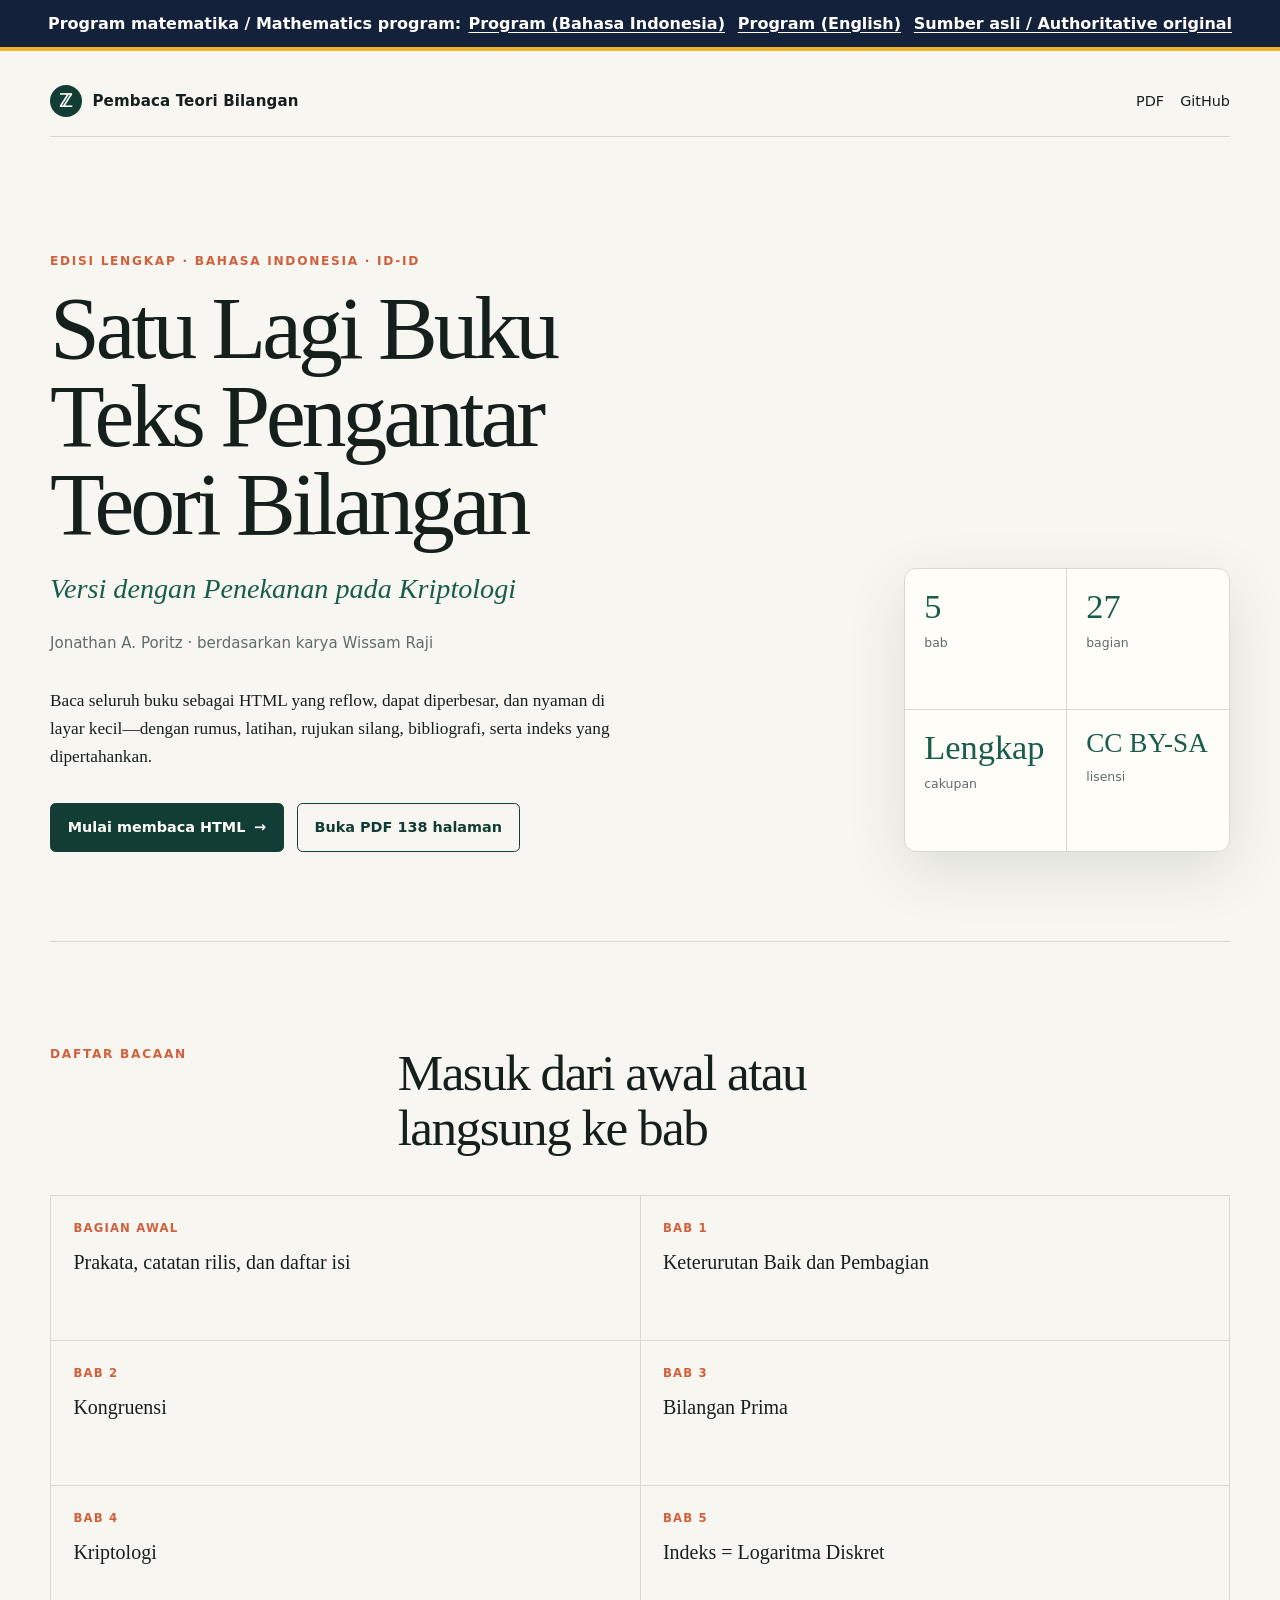
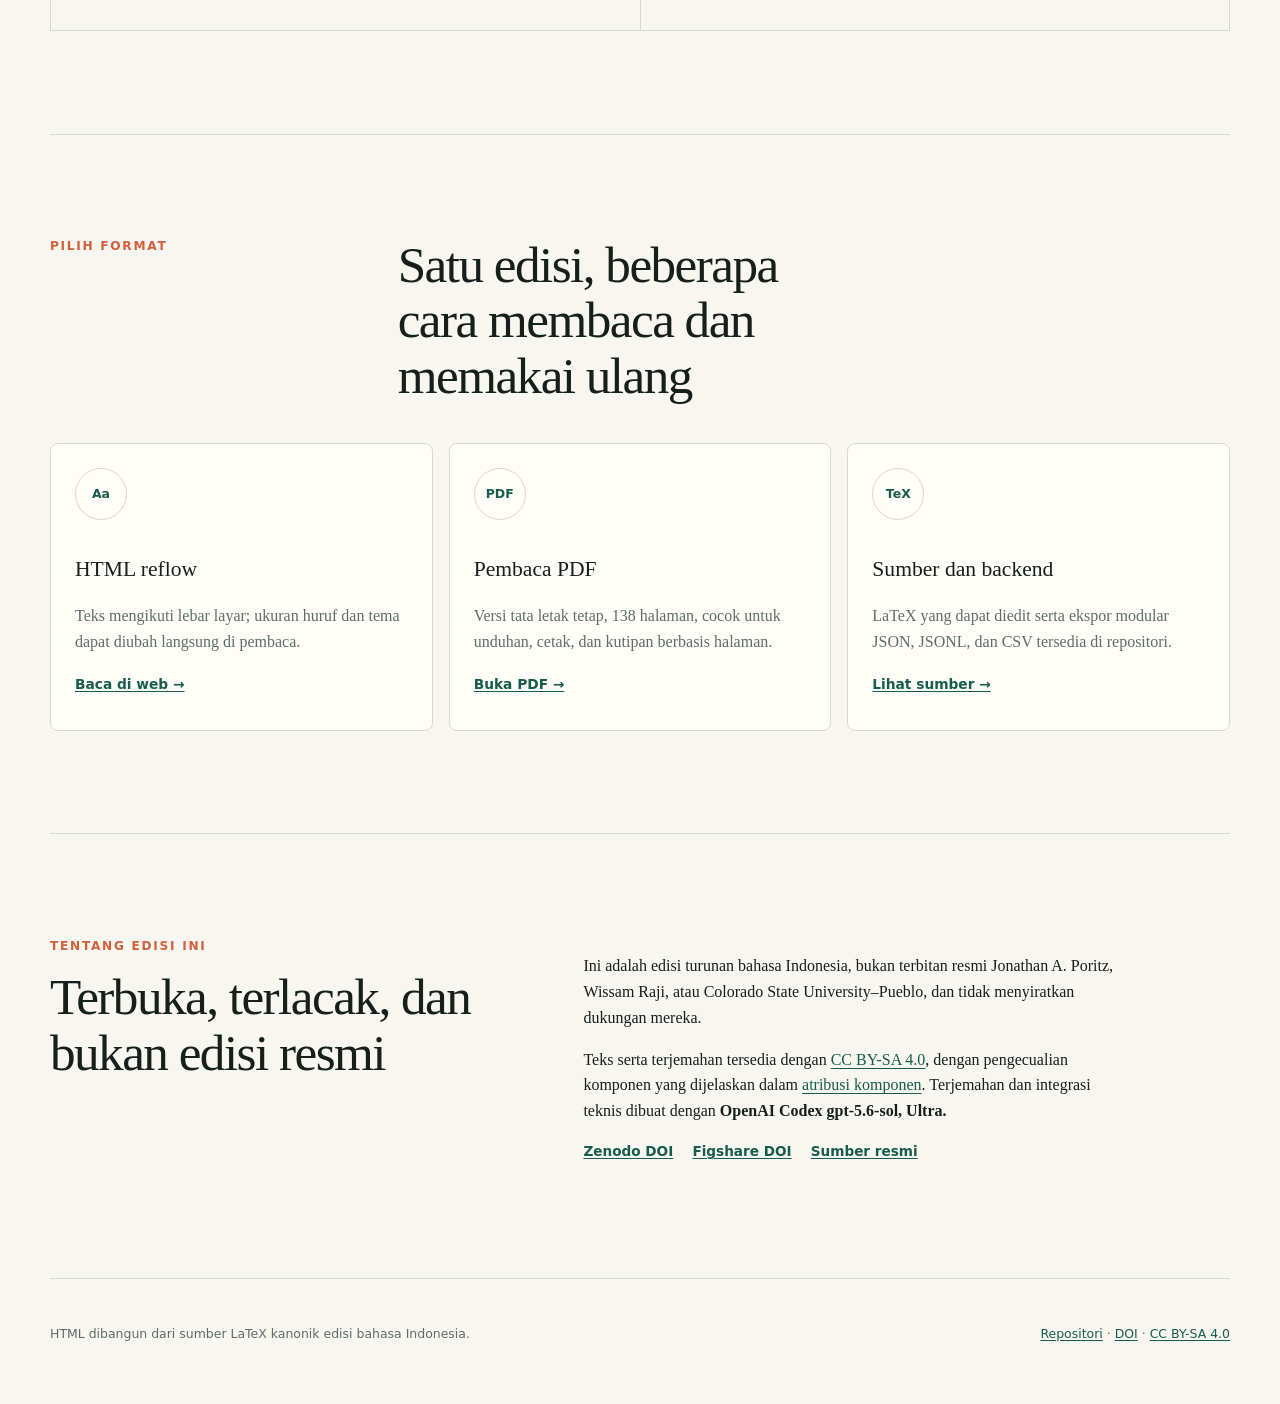
<file: docs/index.html>
<!doctype html>
<html lang="id-ID">
<head>
  <meta charset="utf-8">
  <meta name="viewport" content="width=device-width, initial-scale=1">
  <meta name="color-scheme" content="light dark">
  <meta name="theme-color" content="#132a24">
  <meta name="description" content="Pembaca HTML reflow lengkap untuk edisi bahasa Indonesia Yet Another Introductory Number Theory Textbook karya Jonathan A. Poritz.">
  <meta name="author" content="Jonathan A. Poritz">
  <meta name="language" content="id-ID">
  <meta name="robots" content="index, follow">
  <meta property="og:type" content="book">
  <meta property="og:locale" content="id_ID">
  <meta property="og:title" content="Satu Lagi Buku Teks Pengantar Teori Bilangan — Edisi Bahasa Indonesia">
  <meta property="og:description" content="Pembaca HTML reflow lengkap dengan lima bab, latihan, bibliografi, dan indeks.">
  <meta property="og:url" content="https://kokunoyumeto.github.io/yet-another-introductory-number-theory-textbook-id/">
  <link rel="canonical" href="https://kokunoyumeto.github.io/yet-another-introductory-number-theory-textbook-id/">
  <link rel="alternate" hreflang="id" href="https://kokunoyumeto.github.io/yet-another-introductory-number-theory-textbook-id/">
  <title>Satu Lagi Buku Teks Pengantar Teori Bilangan — Pembaca HTML</title>
  <link rel="stylesheet" href="site.css">
  <script defer src="reader.js"></script>
  <script type="application/ld+json">
  {
    "@context": "https://schema.org",
    "@type": "Book",
    "name": "Satu Lagi Buku Teks Pengantar Teori Bilangan (Versi dengan Penekanan pada Kriptologi) — Edisi Bahasa Indonesia",
    "inLanguage": "id-ID",
    "author": { "@type": "Person", "name": "Jonathan A. Poritz" },
    "isBasedOn": "https://poritz.net/jonathan/share/yaintt/",
    "license": "https://creativecommons.org/licenses/by-sa/4.0/",
    "url": "https://kokunoyumeto.github.io/yet-another-introductory-number-theory-textbook-id/",
    "sameAs": [
      "https://doi.org/10.5281/zenodo.22052196",
      "https://doi.org/10.6084/m9.figshare.33314736.v2",
      "https://github.com/KokunoYumeto/yet-another-introductory-number-theory-textbook-id"
    ]
  }
  </script>
<!-- program-matematika-federated-nav-style-v1 -->
<link rel="stylesheet" href="federated-navigation.css" data-program-matematika-nav="v1">
</head>
<body class="landing-page"><!-- program-matematika-federated-nav-v1:begin -->
<nav class="program-matematika-federated-nav" aria-label="Navigasi program matematika / Mathematics program navigation"><strong>Program matematika / Mathematics program:</strong><ul><li><a href="https://kokunoyumeto.github.io/program-matematika-indonesia/id/#course-C60" data-program-link="central-id">Program (Bahasa Indonesia)</a></li><li><a href="https://kokunoyumeto.github.io/program-matematika-indonesia/en/#course-C60" data-program-link="central-en">Program (English)</a></li><li><a href="https://www.poritz.net/jonathan/share/yaintt.pdf" data-program-link="authoritative-original-1" rel="external">Sumber asli / Authoritative original</a></li></ul></nav>
<!-- program-matematika-federated-nav-v1:end -->
  <a class="skip-link" href="#main">Lewati ke isi utama</a>
  <header class="site-header">
    <a class="wordmark" href="./" aria-label="Beranda pembaca">
      <span class="wordmark-mark" aria-hidden="true">ℤ</span>
      <span>Pembaca Teori Bilangan</span>
    </a>
    <nav class="header-actions" aria-label="Tautan edisi">
      <a href="YAINTT_ID.pdf">PDF</a>
      <a href="https://github.com/KokunoYumeto/yet-another-introductory-number-theory-textbook-id">GitHub</a>
    </nav>
  </header>

  <main id="main">
    <section class="hero" aria-labelledby="book-title">
      <div class="hero-copy">
        <p class="eyebrow">Edisi lengkap · Bahasa Indonesia · id-ID</p>
        <h1 id="book-title">Satu Lagi Buku Teks Pengantar Teori Bilangan</h1>
        <p class="subtitle">Versi dengan Penekanan pada Kriptologi</p>
        <p class="byline">Jonathan A. Poritz · berdasarkan karya Wissam Raji</p>
        <p class="lede">Baca seluruh buku sebagai HTML yang reflow, dapat diperbesar, dan nyaman di layar kecil—dengan rumus, latihan, rujukan silang, bibliografi, serta indeks yang dipertahankan.</p>
        <div class="hero-actions">
          <a class="button button-primary" href="reader/index.html">Mulai membaca HTML <span aria-hidden="true">→</span></a>
          <a class="button button-secondary" href="YAINTT_ID.pdf">Buka PDF 138 halaman</a>
        </div>
      </div>
      <aside class="edition-card" aria-label="Ringkasan edisi">
        <div><strong>5</strong><span>bab</span></div>
        <div><strong>27</strong><span>bagian</span></div>
        <div><strong>Lengkap</strong><span>cakupan</span></div>
        <div><strong>CC BY-SA</strong><span>lisensi</span></div>
      </aside>
    </section>

    <section class="chapter-section" aria-labelledby="chapters-title">
      <div class="section-heading">
        <p class="eyebrow">Daftar bacaan</p>
        <h2 id="chapters-title">Masuk dari awal atau langsung ke bab</h2>
      </div>
      <ol class="chapter-grid" id="chapter-grid">
        <li><a href="reader/index.html"><span>Bagian awal</span><strong>Prakata, catatan rilis, dan daftar isi</strong></a></li>
        <li><a href="reader/1-chap-WOaD.html"><span>Bab 1</span><strong>Keterurutan Baik dan Pembagian</strong></a></li>
        <li><a href="reader/2-chap-Cs.html"><span>Bab 2</span><strong>Kongruensi</strong></a></li>
        <li><a href="reader/3-chap-PNs.html"><span>Bab 3</span><strong>Bilangan Prima</strong></a></li>
        <li><a href="reader/4-chap-Crypto.html"><span>Bab 4</span><strong>Kriptologi</strong></a></li>
        <li><a href="reader/5-chap-IeqDL.html"><span>Bab 5</span><strong>Indeks = Logaritma Diskret</strong></a></li>
      </ol>
    </section>

    <section class="format-section" aria-labelledby="formats-title">
      <div class="section-heading">
        <p class="eyebrow">Pilih format</p>
        <h2 id="formats-title">Satu edisi, beberapa cara membaca dan memakai ulang</h2>
      </div>
      <div class="format-grid">
        <article>
          <span class="format-icon" aria-hidden="true">Aa</span>
          <h3>HTML reflow</h3>
          <p>Teks mengikuti lebar layar; ukuran huruf dan tema dapat diubah langsung di pembaca.</p>
          <a href="reader/index.html">Baca di web →</a>
        </article>
        <article>
          <span class="format-icon" aria-hidden="true">PDF</span>
          <h3>Pembaca PDF</h3>
          <p>Versi tata letak tetap, 138 halaman, cocok untuk unduhan, cetak, dan kutipan berbasis halaman.</p>
          <a href="YAINTT_ID.pdf">Buka PDF →</a>
        </article>
        <article>
          <span class="format-icon" aria-hidden="true">TeX</span>
          <h3>Sumber dan backend</h3>
          <p>LaTeX yang dapat diedit serta ekspor modular JSON, JSONL, dan CSV tersedia di repositori.</p>
          <a href="https://github.com/KokunoYumeto/yet-another-introductory-number-theory-textbook-id">Lihat sumber →</a>
        </article>
      </div>
    </section>

    <section class="about-section" aria-labelledby="about-title">
      <div>
        <p class="eyebrow">Tentang edisi ini</p>
        <h2 id="about-title">Terbuka, terlacak, dan bukan edisi resmi</h2>
      </div>
      <div class="about-copy">
        <p>Ini adalah edisi turunan bahasa Indonesia, bukan terbitan resmi Jonathan A. Poritz, Wissam Raji, atau Colorado State University–Pueblo, dan tidak menyiratkan dukungan mereka.</p>
        <p>Teks serta terjemahan tersedia dengan <a href="https://creativecommons.org/licenses/by-sa/4.0/">CC BY-SA 4.0</a>, dengan pengecualian komponen yang dijelaskan dalam <a href="https://github.com/KokunoYumeto/yet-another-introductory-number-theory-textbook-id/blob/main/ATTRIBUTION.md">atribusi komponen</a>. Terjemahan dan integrasi teknis dibuat dengan <strong>OpenAI Codex gpt-5.6-sol, Ultra.</strong></p>
        <ul class="preservation-links">
          <li><a href="https://doi.org/10.5281/zenodo.22052196">Zenodo DOI</a></li>
          <li><a href="https://doi.org/10.6084/m9.figshare.33314736.v2">Figshare DOI</a></li>
          <li><a href="https://poritz.net/jonathan/share/yaintt/">Sumber resmi</a></li>
        </ul>
      </div>
    </section>
  </main>

  <footer class="site-footer">
    <p>HTML dibangun dari sumber LaTeX kanonik edisi bahasa Indonesia.</p>
    <p><a href="https://github.com/KokunoYumeto/yet-another-introductory-number-theory-textbook-id">Repositori</a> · <a href="https://doi.org/10.5281/zenodo.22052196">DOI</a> · <a href="https://creativecommons.org/licenses/by-sa/4.0/">CC BY-SA 4.0</a></p>
  </footer>
</body>
</html>
</file>
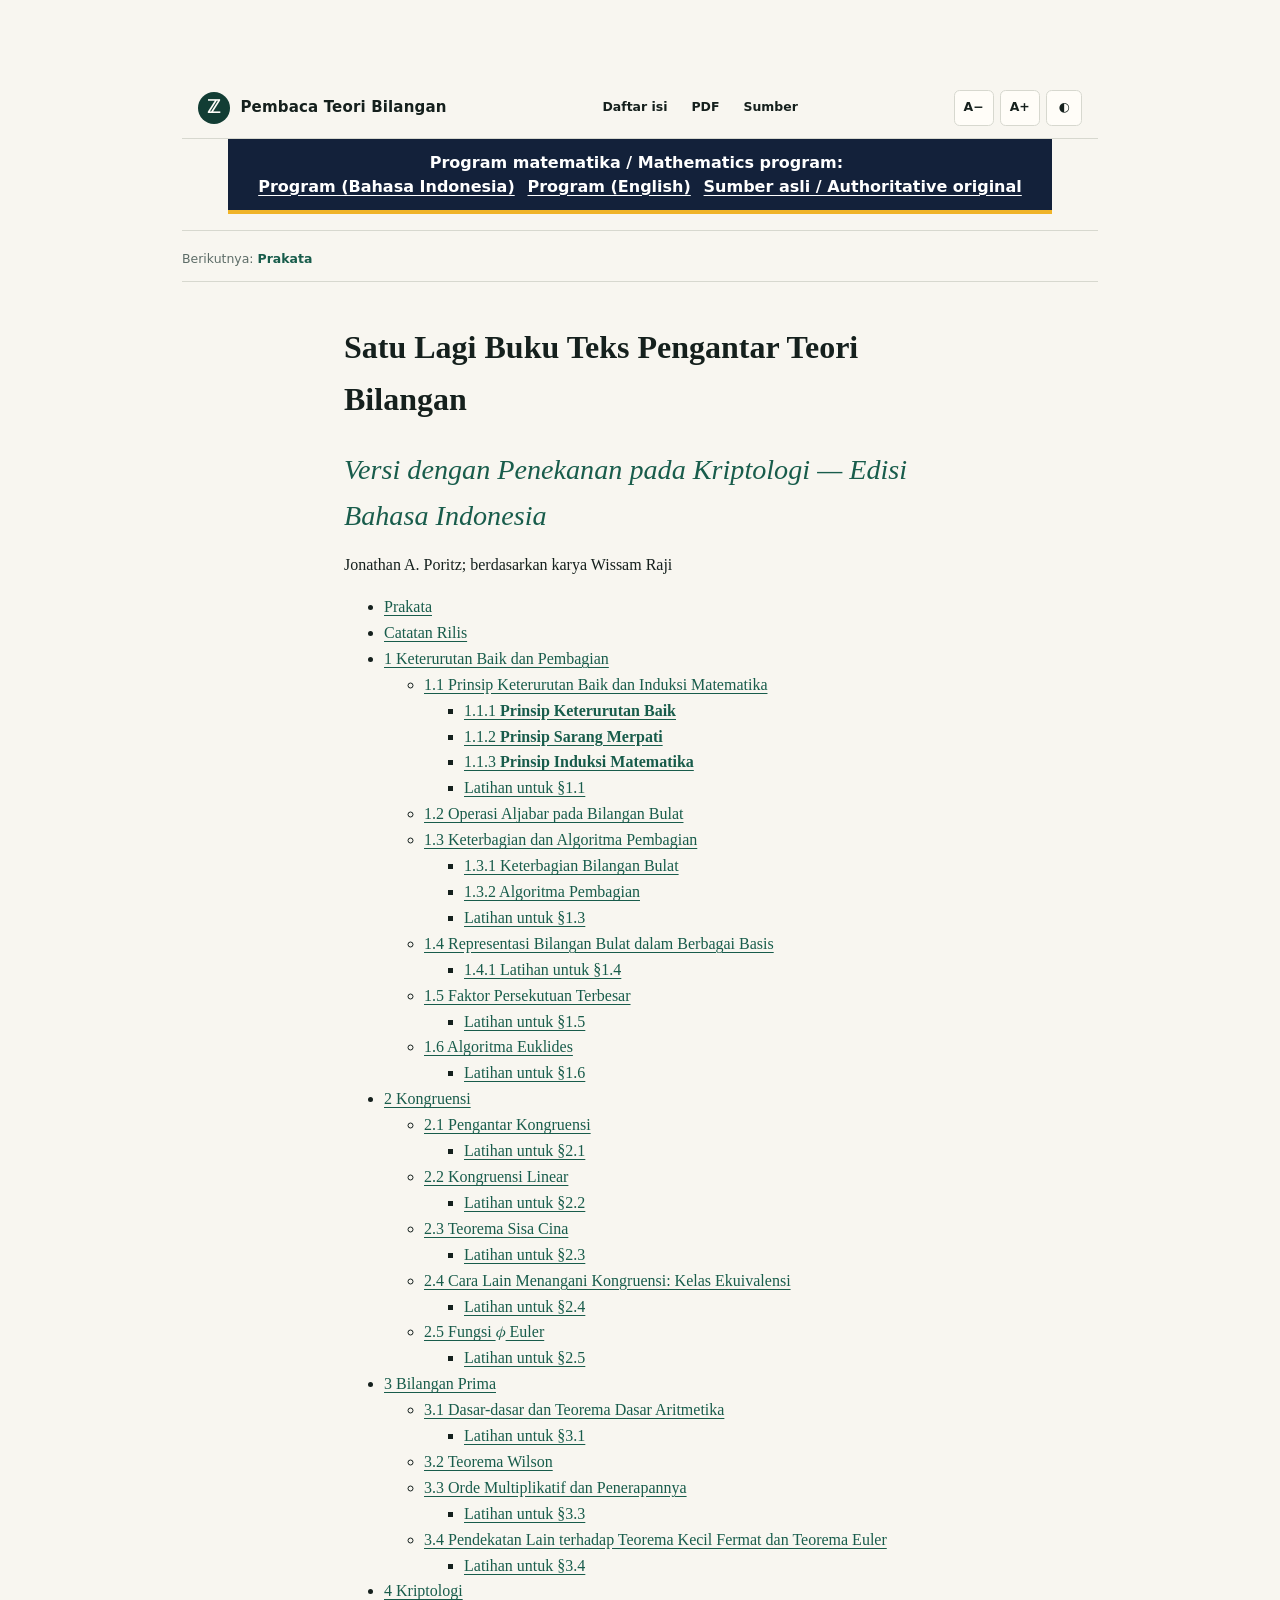
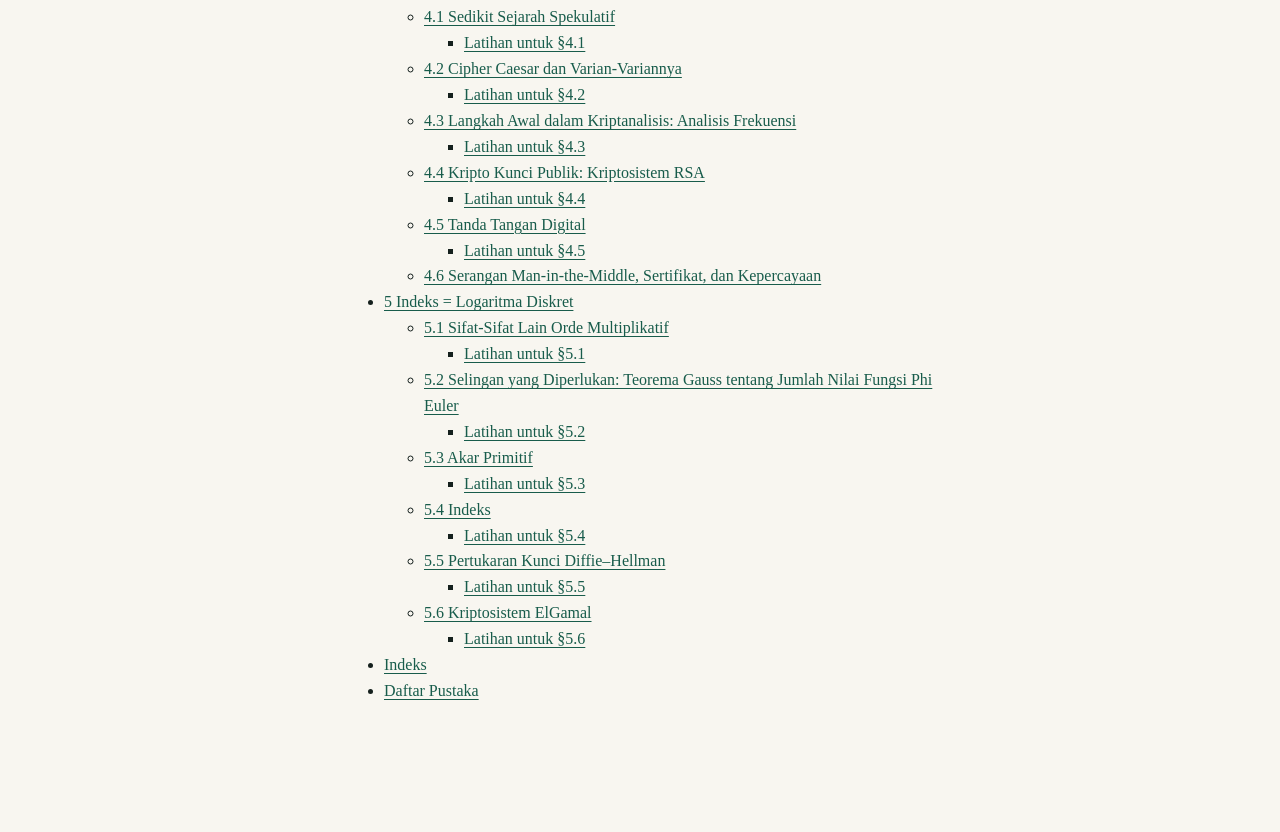
<file: docs/reader/index.html>
<!DOCTYPE html>
<html xmlns="http://www.w3.org/1999/xhtml" lang="id-ID" xml:lang="id-ID">
<head>
  <meta charset="utf-8" />
  <meta name="generator" content="pandoc" />
  <meta name="viewport" content="width=device-width, initial-scale=1.0, user-scalable=yes" />
  <meta name="author" content="Jonathan A. Poritz; berdasarkan karya Wissam Raji" />
  <title>Satu Lagi Buku Teks Pengantar Teori Bilangan</title>
  <style>
    div.sitenav { display: flex; flex-direction: row; flex-wrap: wrap; }
    span.navlink { flex: 1; }
    span.navlink-label { display: inline-block; min-width: 4em; }
    /* Default styles provided by pandoc.
    ** See https://pandoc.org/MANUAL.html#variables-for-html for config info.
    */
    span.smallcaps{font-variant: small-caps;}
    div.columns{display: flex; gap: min(4vw, 1.5em);}
    div.column{flex: auto; overflow-x: auto;}
    div.hanging-indent{margin-left: 1.5em; text-indent: -1.5em;}
    /* The extra [class] is a hack that increases specificity enough to
       override a similar rule in reveal.js */
    ul.task-list[class]{list-style: none;}
    ul.task-list li input[type="checkbox"] {
      font-size: inherit;
      width: 0.8em;
      margin: 0 0.8em 0.2em -1.6em;
      vertical-align: middle;
    }
  </style>
  <link rel="stylesheet" href="../site.css" />
  <meta name="description" content="Edisi lengkap bahasa Indonesia yang dapat di-reflow dari buku pengantar teori bilangan dan kriptologi." />
  <link rel="canonical" href="https://kokunoyumeto.github.io/yet-another-introductory-number-theory-textbook-id/reader/index.html" />
  <meta property="og:title" content="Satu Lagi Buku Teks Pengantar Teori Bilangan" />
  <meta property="og:type" content="book" />
<!-- program-matematika-federated-nav-style-v1 -->
<link rel="stylesheet" href="../federated-navigation.css" data-program-matematika-nav="v1">
</head>
<body><!-- program-matematika-federated-nav-v1:begin -->
<nav class="program-matematika-federated-nav" aria-label="Navigasi program matematika / Mathematics program navigation"><strong>Program matematika / Mathematics program:</strong><ul><li><a href="https://kokunoyumeto.github.io/program-matematika-indonesia/id/#course-C60" data-program-link="central-id">Program (Bahasa Indonesia)</a></li><li><a href="https://kokunoyumeto.github.io/program-matematika-indonesia/en/#course-C60" data-program-link="central-en">Program (English)</a></li><li><a href="https://www.poritz.net/jonathan/share/yaintt.pdf" data-program-link="authoritative-original-1" rel="external">Sumber asli / Authoritative original</a></li></ul></nav>
<!-- program-matematika-federated-nav-v1:end -->
<nav id="sitenav" aria-label="Navigasi bab">
<div class="sitenav">
<span class="navlink">
</span>
<span class="navlink">
</span>
</div>
<div class="sitenav">
<span class="navlink">
<span class="navlink-label">Berikutnya:</span> <a href="-prakata.html" accesskey="n" rel="next">Prakata</a>
</span>
<span class="navlink">
</span>
</div>
</nav>

<main id="reader-content" tabindex="-1">
<header id="title-block-header">
<h1 class="title">Satu Lagi Buku Teks Pengantar Teori Bilangan</h1>
<p class="subtitle">Versi dengan Penekanan pada Kriptologi — Edisi
Bahasa Indonesia</p>
<p class="author">Jonathan A. Poritz; berdasarkan karya Wissam Raji</p>
</header>
<nav id="TOC" role="doc-toc">
<ul>
<li><a href="-prakata.html#prakata" id="toc-prakata">Prakata</a></li>
<li><a href="-catatan-rilis.html#catatan-rilis"
id="toc-catatan-rilis">Catatan Rilis</a></li>
<li><a href="1-chap-WOaD.html#chap-WOaD" id="toc-chap-WOaD"><span
class="toc-section-number">1</span> Keterurutan Baik dan Pembagian</a>
<ul>
<li><a href="1-chap-WOaD.html#sec-WOPaMI" id="toc-sec-WOPaMI"><span
class="toc-section-number">1.1</span> Prinsip Keterurutan Baik dan
Induksi Matematika</a>
<ul>
<li><a href="1-chap-WOaD.html#prinsip-keterurutan-baik"
id="toc-prinsip-keterurutan-baik"><span
class="toc-section-number">1.1.1</span> <strong>Prinsip Keterurutan
Baik</strong></a></li>
<li><a href="1-chap-WOaD.html#prinsip-sarang-merpati"
id="toc-prinsip-sarang-merpati"><span
class="toc-section-number">1.1.2</span> <strong>Prinsip Sarang
Merpati</strong></a></li>
<li><a href="1-chap-WOaD.html#prinsip-induksi-matematika"
id="toc-prinsip-induksi-matematika"><span
class="toc-section-number">1.1.3</span> <strong>Prinsip Induksi
Matematika</strong></a></li>
<li><a href="1-chap-WOaD.html#latihan-untuk-sec-wopami"
id="toc-latihan-untuk-sec-wopami">Latihan untuk §1.1</a></li>
</ul></li>
<li><a href="1-chap-WOaD.html#sec-AOwI" id="toc-sec-AOwI"><span
class="toc-section-number">1.2</span> Operasi Aljabar pada Bilangan
Bulat</a></li>
<li><a href="1-chap-WOaD.html#sec-DaDA" id="toc-sec-DaDA"><span
class="toc-section-number">1.3</span> Keterbagian dan Algoritma
Pembagian</a>
<ul>
<li><a href="1-chap-WOaD.html#keterbagian-bilangan-bulat"
id="toc-keterbagian-bilangan-bulat"><span
class="toc-section-number">1.3.1</span> Keterbagian Bilangan
Bulat</a></li>
<li><a href="1-chap-WOaD.html#algoritma-pembagian"
id="toc-algoritma-pembagian"><span
class="toc-section-number">1.3.2</span> Algoritma Pembagian</a></li>
<li><a href="1-chap-WOaD.html#latihan-untuk-sec-dada"
id="toc-latihan-untuk-sec-dada">Latihan untuk §1.3</a></li>
</ul></li>
<li><a href="1-chap-WOaD.html#sec-RoIiDB" id="toc-sec-RoIiDB"><span
class="toc-section-number">1.4</span> Representasi Bilangan Bulat dalam
Berbagai Basis</a>
<ul>
<li><a href="1-chap-WOaD.html#latihan-untuk-sec-roiidb"
id="toc-latihan-untuk-sec-roiidb"><span
class="toc-section-number">1.4.1</span> Latihan untuk §1.4</a></li>
</ul></li>
<li><a href="1-chap-WOaD.html#gcd" id="toc-gcd"><span
class="toc-section-number">1.5</span> Faktor Persekutuan Terbesar</a>
<ul>
<li><a href="1-chap-WOaD.html#latihan-untuk-gcd"
id="toc-latihan-untuk-gcd">Latihan untuk §1.5</a></li>
</ul></li>
<li><a href="1-chap-WOaD.html#sec-EA" id="toc-sec-EA"><span
class="toc-section-number">1.6</span> Algoritma Euklides</a>
<ul>
<li><a href="1-chap-WOaD.html#latihan-untuk-sec-ea"
id="toc-latihan-untuk-sec-ea">Latihan untuk §1.6</a></li>
</ul></li>
</ul></li>
<li><a href="2-chap-Cs.html#chap-Cs" id="toc-chap-Cs"><span
class="toc-section-number">2</span> Kongruensi</a>
<ul>
<li><a href="2-chap-Cs.html#sec-ItC" id="toc-sec-ItC"><span
class="toc-section-number">2.1</span> Pengantar Kongruensi</a>
<ul>
<li><a href="2-chap-Cs.html#latihan-untuk-sec-itc"
id="toc-latihan-untuk-sec-itc">Latihan untuk §2.1</a></li>
</ul></li>
<li><a href="2-chap-Cs.html#sec-LC" id="toc-sec-LC"><span
class="toc-section-number">2.2</span> Kongruensi Linear</a>
<ul>
<li><a href="2-chap-Cs.html#latihan-untuk-sec-lc"
id="toc-latihan-untuk-sec-lc">Latihan untuk §2.2</a></li>
</ul></li>
<li><a href="2-chap-Cs.html#sec-CRT" id="toc-sec-CRT"><span
class="toc-section-number">2.3</span> Teorema Sisa Cina</a>
<ul>
<li><a href="2-chap-Cs.html#latihan-untuk-sec-crt"
id="toc-latihan-untuk-sec-crt">Latihan untuk §2.3</a></li>
</ul></li>
<li><a href="2-chap-Cs.html#sec-AWtWwC" id="toc-sec-AWtWwC"><span
class="toc-section-number">2.4</span> Cara Lain Menangani Kongruensi:
Kelas Ekuivalensi</a>
<ul>
<li><a href="2-chap-Cs.html#latihan-untuk-sec-awtwwc"
id="toc-latihan-untuk-sec-awtwwc">Latihan untuk §2.4</a></li>
</ul></li>
<li><a href="2-chap-Cs.html#sec-EphiF" id="toc-sec-EphiF"><span
class="toc-section-number">2.5</span> Fungsi
<math display="inline" xmlns="http://www.w3.org/1998/Math/MathML"><semantics><mi>ϕ</mi><annotation encoding="application/x-tex">\phi</annotation></semantics></math>
Euler</a>
<ul>
<li><a href="2-chap-Cs.html#latihan-untuk-sec-ephif"
id="toc-latihan-untuk-sec-ephif">Latihan untuk §2.5</a></li>
</ul></li>
</ul></li>
<li><a href="3-chap-PNs.html#chap-PNs" id="toc-chap-PNs"><span
class="toc-section-number">3</span> Bilangan Prima</a>
<ul>
<li><a href="3-chap-PNs.html#sec-BatFTA" id="toc-sec-BatFTA"><span
class="toc-section-number">3.1</span> Dasar-dasar dan Teorema Dasar
Aritmetika</a>
<ul>
<li><a href="3-chap-PNs.html#latihan-untuk-sec-batfta"
id="toc-latihan-untuk-sec-batfta">Latihan untuk §3.1</a></li>
</ul></li>
<li><a href="3-chap-PNs.html#sec-WT" id="toc-sec-WT"><span
class="toc-section-number">3.2</span> Teorema Wilson</a></li>
<li><a href="3-chap-PNs.html#sec-MOaA" id="toc-sec-MOaA"><span
class="toc-section-number">3.3</span> Orde Multiplikatif dan
Penerapannya</a>
<ul>
<li><a href="3-chap-PNs.html#latihan-untuk-sec-moaa"
id="toc-latihan-untuk-sec-moaa">Latihan untuk §3.3</a></li>
</ul></li>
<li><a href="3-chap-PNs.html#sec-AAtFLaET" id="toc-sec-AAtFLaET"><span
class="toc-section-number">3.4</span> Pendekatan Lain terhadap Teorema
Kecil Fermat dan Teorema Euler</a>
<ul>
<li><a href="3-chap-PNs.html#latihan-untuk-sec-aatflaet"
id="toc-latihan-untuk-sec-aatflaet">Latihan untuk §3.4</a></li>
</ul></li>
</ul></li>
<li><a href="4-chap-Crypto.html#chap-Crypto" id="toc-chap-Crypto"><span
class="toc-section-number">4</span> Kriptologi</a>
<ul>
<li><a href="4-chap-Crypto.html#sec-SSH" id="toc-sec-SSH"><span
class="toc-section-number">4.1</span> Sedikit Sejarah Spekulatif</a>
<ul>
<li><a href="4-chap-Crypto.html#latihan-untuk-sec-ssh"
id="toc-latihan-untuk-sec-ssh">Latihan untuk §4.1</a></li>
</ul></li>
<li><a href="4-chap-Crypto.html#sec-CCaIV" id="toc-sec-CCaIV"><span
class="toc-section-number">4.2</span> Cipher Caesar dan
Varian-Variannya</a>
<ul>
<li><a href="4-chap-Crypto.html#latihan-untuk-sec-ccaiv"
id="toc-latihan-untuk-sec-ccaiv">Latihan untuk §4.2</a></li>
</ul></li>
<li><a href="4-chap-Crypto.html#sec-FSiCFA" id="toc-sec-FSiCFA"><span
class="toc-section-number">4.3</span> Langkah Awal dalam Kriptanalisis:
Analisis Frekuensi</a>
<ul>
<li><a href="4-chap-Crypto.html#latihan-untuk-sec-fsicfa"
id="toc-latihan-untuk-sec-fsicfa">Latihan untuk §4.3</a></li>
</ul></li>
<li><a href="4-chap-Crypto.html#sec-tRSAC" id="toc-sec-tRSAC"><span
class="toc-section-number">4.4</span> Kripto Kunci Publik: Kriptosistem
RSA</a>
<ul>
<li><a href="4-chap-Crypto.html#latihan-untuk-sec-trsac"
id="toc-latihan-untuk-sec-trsac">Latihan untuk §4.4</a></li>
</ul></li>
<li><a href="4-chap-Crypto.html#sec-DSs" id="toc-sec-DSs"><span
class="toc-section-number">4.5</span> Tanda Tangan Digital</a>
<ul>
<li><a href="4-chap-Crypto.html#latihan-untuk-sec-dss"
id="toc-latihan-untuk-sec-dss">Latihan untuk §4.5</a></li>
</ul></li>
<li><a href="4-chap-Crypto.html#sec-MitMAaPKI"
id="toc-sec-MitMAaPKI"><span class="toc-section-number">4.6</span>
Serangan Man-in-the-Middle, Sertifikat, dan Kepercayaan</a></li>
</ul></li>
<li><a href="5-chap-IeqDL.html#chap-IeqDL" id="toc-chap-IeqDL"><span
class="toc-section-number">5</span> Indeks = Logaritma Diskret</a>
<ul>
<li><a href="5-chap-IeqDL.html#sec-MPoMO" id="toc-sec-MPoMO"><span
class="toc-section-number">5.1</span> Sifat-Sifat Lain Orde
Multiplikatif</a>
<ul>
<li><a href="5-chap-IeqDL.html#latihan-untuk-sec-mpomo"
id="toc-latihan-untuk-sec-mpomo">Latihan untuk §5.1</a></li>
</ul></li>
<li><a href="5-chap-IeqDL.html#sec-aNDGToSoEF"
id="toc-sec-aNDGToSoEF"><span class="toc-section-number">5.2</span>
Selingan yang Diperlukan: Teorema Gauss tentang Jumlah Nilai Fungsi Phi
Euler</a>
<ul>
<li><a href="5-chap-IeqDL.html#latihan-untuk-sec-andgtosoef"
id="toc-latihan-untuk-sec-andgtosoef">Latihan untuk §5.2</a></li>
</ul></li>
<li><a href="5-chap-IeqDL.html#sec-PR" id="toc-sec-PR"><span
class="toc-section-number">5.3</span> Akar Primitif</a>
<ul>
<li><a href="5-chap-IeqDL.html#latihan-untuk-sec-pr"
id="toc-latihan-untuk-sec-pr">Latihan untuk §5.3</a></li>
</ul></li>
<li><a href="5-chap-IeqDL.html#sec-I" id="toc-sec-I"><span
class="toc-section-number">5.4</span> Indeks</a>
<ul>
<li><a href="5-chap-IeqDL.html#latihan-untuk-sec-i"
id="toc-latihan-untuk-sec-i">Latihan untuk §5.4</a></li>
</ul></li>
<li><a href="5-chap-IeqDL.html#sec-DHKE" id="toc-sec-DHKE"><span
class="toc-section-number">5.5</span> Pertukaran Kunci
Diffie–Hellman</a>
<ul>
<li><a href="5-chap-IeqDL.html#latihan-untuk-sec-dhke"
id="toc-latihan-untuk-sec-dhke">Latihan untuk §5.5</a></li>
</ul></li>
<li><a href="5-chap-IeqDL.html#sec-tEGC" id="toc-sec-tEGC"><span
class="toc-section-number">5.6</span> Kriptosistem ElGamal</a>
<ul>
<li><a href="5-chap-IeqDL.html#latihan-untuk-sec-tegc"
id="toc-latihan-untuk-sec-tegc">Latihan untuk §5.6</a></li>
</ul></li>
</ul></li>
<li><a href="-indeks-web.html#indeks-web"
id="toc-indeks-web">Indeks</a></li>
<li><a href="-bibliography.html#bibliography"
id="toc-bibliography">Daftar Pustaka</a></li>
</ul>
</nav>
</main>

<script src="../reader.js"></script>
</body>
</html>
</file>
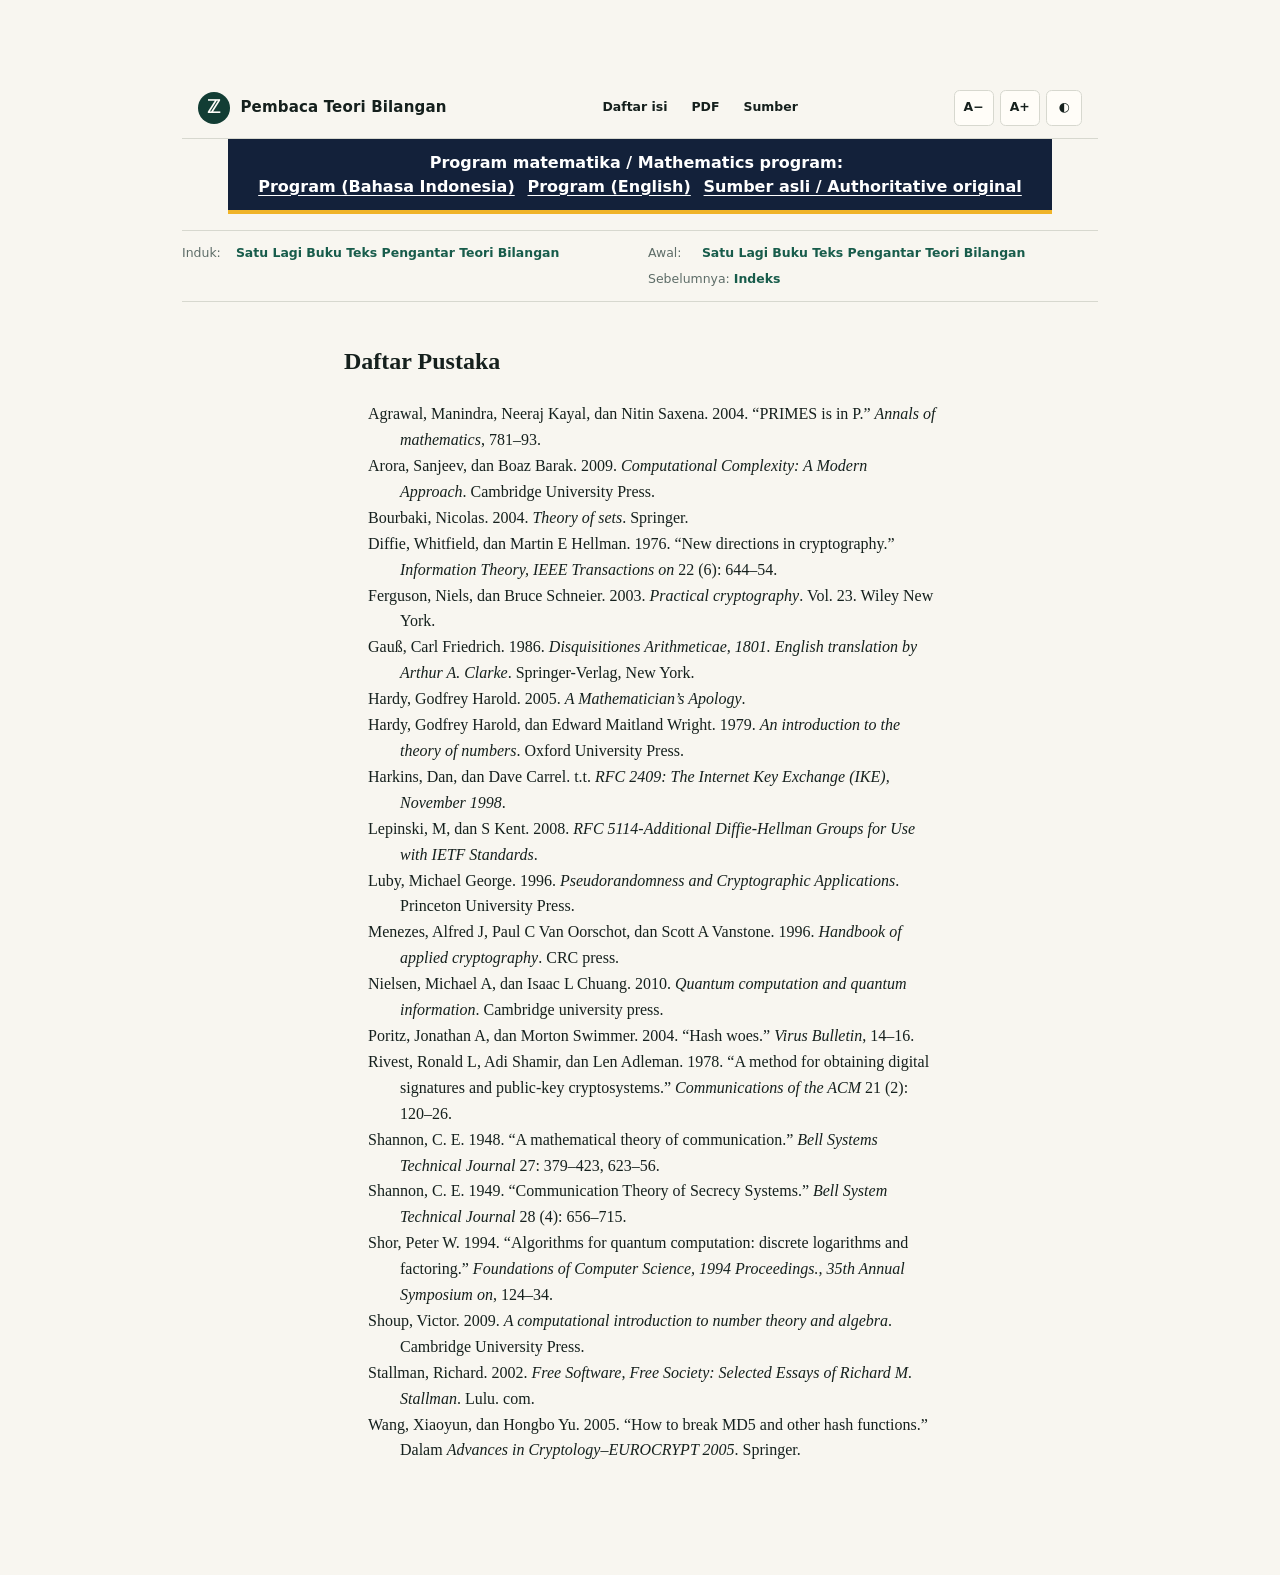
<file: docs/reader/-bibliography.html>
<!DOCTYPE html>
<html xmlns="http://www.w3.org/1999/xhtml" lang="id-ID" xml:lang="id-ID">
<head>
  <meta charset="utf-8" />
  <meta name="generator" content="pandoc" />
  <meta name="viewport" content="width=device-width, initial-scale=1.0, user-scalable=yes" />
  <meta name="author" content="Jonathan A. Poritz; berdasarkan karya Wissam Raji" />
  <title>Daftar Pustaka</title>
  <style>
    div.sitenav { display: flex; flex-direction: row; flex-wrap: wrap; }
    span.navlink { flex: 1; }
    span.navlink-label { display: inline-block; min-width: 4em; }
    /* Default styles provided by pandoc.
    ** See https://pandoc.org/MANUAL.html#variables-for-html for config info.
    */
    span.smallcaps{font-variant: small-caps;}
    div.columns{display: flex; gap: min(4vw, 1.5em);}
    div.column{flex: auto; overflow-x: auto;}
    div.hanging-indent{margin-left: 1.5em; text-indent: -1.5em;}
    /* The extra [class] is a hack that increases specificity enough to
       override a similar rule in reveal.js */
    ul.task-list[class]{list-style: none;}
    ul.task-list li input[type="checkbox"] {
      font-size: inherit;
      width: 0.8em;
      margin: 0 0.8em 0.2em -1.6em;
      vertical-align: middle;
    }
    /* CSS for citations */
    div.csl-bib-body { }
    div.csl-entry {
      clear: both;
    }
    .hanging-indent div.csl-entry {
      margin-left:2em;
      text-indent:-2em;
    }
    div.csl-left-margin {
      min-width:2em;
      float:left;
    }
    div.csl-right-inline {
      margin-left:2em;
      padding-left:1em;
    }
    div.csl-indent {
      margin-left: 2em;
    }  </style>
  <link rel="stylesheet" href="../site.css" />
  <meta name="description" content="Edisi lengkap bahasa Indonesia yang dapat di-reflow dari buku pengantar teori bilangan dan kriptologi." />
  <link rel="canonical" href="https://kokunoyumeto.github.io/yet-another-introductory-number-theory-textbook-id/reader/-bibliography.html" />
  <meta property="og:title" content="Daftar Pustaka" />
  <meta property="og:type" content="book" />
<!-- program-matematika-federated-nav-style-v1 -->
<link rel="stylesheet" href="../federated-navigation.css" data-program-matematika-nav="v1">
</head>
<body><!-- program-matematika-federated-nav-v1:begin -->
<nav class="program-matematika-federated-nav" aria-label="Navigasi program matematika / Mathematics program navigation"><strong>Program matematika / Mathematics program:</strong><ul><li><a href="https://kokunoyumeto.github.io/program-matematika-indonesia/id/#course-C60" data-program-link="central-id">Program (Bahasa Indonesia)</a></li><li><a href="https://kokunoyumeto.github.io/program-matematika-indonesia/en/#course-C60" data-program-link="central-en">Program (English)</a></li><li><a href="https://www.poritz.net/jonathan/share/yaintt.pdf" data-program-link="authoritative-original-1" rel="external">Sumber asli / Authoritative original</a></li></ul></nav>
<!-- program-matematika-federated-nav-v1:end -->
<nav id="sitenav" aria-label="Navigasi bab">
<div class="sitenav">
<span class="navlink">
<span class="navlink-label">Induk:</span> <a href="index.html" accesskey="u" rel="up">Satu Lagi Buku Teks Pengantar Teori Bilangan</a>
</span>
<span class="navlink">
<span class="navlink-label">Awal:</span> <a href="index.html" accesskey="t" rel="top">Satu Lagi Buku Teks Pengantar Teori Bilangan</a>
</span>
</div>
<div class="sitenav">
<span class="navlink">
</span>
<span class="navlink">
<span class="navlink-label">Sebelumnya:</span> <a href="-indeks-web.html" accesskey="p" rel="previous">Indeks</a>
</span>
</div>
</nav>

<main id="reader-content" tabindex="-1">
<section id="bibliography" class="level1 unnumbered">
<h1 class="unnumbered">Daftar Pustaka</h1>
<div id="refs" class="references csl-bib-body hanging-indent"
role="list">
<div id="ref-agrawal2004primes" class="csl-entry" role="listitem">
Agrawal, Manindra, Neeraj Kayal, dan Nitin Saxena. 2004. <span>“PRIMES
is in P.”</span> <em>Annals of mathematics</em>, 781–93.
</div>
<div id="ref-arora2009computational" class="csl-entry" role="listitem">
Arora, Sanjeev, dan Boaz Barak. 2009. <em><span>Computational
Complexity: A Modern Approach</span></em>. Cambridge University Press.
</div>
<div id="ref-bourbaki2004theory" class="csl-entry" role="listitem">
Bourbaki, Nicolas. 2004. <em>Theory of sets</em>. Springer.
</div>
<div id="ref-diffie1976new" class="csl-entry" role="listitem">
Diffie, Whitfield, dan Martin E Hellman. 1976. <span>“New directions in
cryptography.”</span> <em>Information Theory, IEEE Transactions on</em>
22 (6): 644–54.
</div>
<div id="ref-ferguson2003practical" class="csl-entry" role="listitem">
Ferguson, Niels, dan Bruce Schneier. 2003. <em>Practical
cryptography</em>. Vol. 23. Wiley New York.
</div>
<div id="ref-gauss1986disquisitiones" class="csl-entry" role="listitem">
Gauß, Carl Friedrich. 1986. <em><span>Disquisitiones Arithmeticae, 1801.
English translation by Arthur A. Clarke</span></em>. Springer-Verlag,
New York.
</div>
<div id="ref-hardy2005mathematician" class="csl-entry" role="listitem">
Hardy, Godfrey Harold. 2005. <em><span>A Mathematician’s
Apology</span></em>.
</div>
<div id="ref-hardy1979introduction" class="csl-entry" role="listitem">
Hardy, Godfrey Harold, dan Edward Maitland Wright. 1979. <em>An
introduction to the theory of numbers</em>. Oxford University Press.
</div>
<div id="ref-harkinsrfc" class="csl-entry" role="listitem">
Harkins, Dan, dan Dave Carrel. t.t. <em><span>RFC 2409: The Internet Key
Exchange (IKE), November 1998</span></em>.
</div>
<div id="ref-lepinski2008rfc" class="csl-entry" role="listitem">
Lepinski, M, dan S Kent. 2008. <em><span>RFC 5114-Additional
Diffie-Hellman Groups for Use with IETF Standards</span></em>.
</div>
<div id="ref-luby1996pseudorandomness" class="csl-entry"
role="listitem">
Luby, Michael George. 1996. <em><span>Pseudorandomness and Cryptographic
Applications</span></em>. Princeton University Press.
</div>
<div id="ref-menezes1996handbook" class="csl-entry" role="listitem">
Menezes, Alfred J, Paul C Van Oorschot, dan Scott A Vanstone. 1996.
<em>Handbook of applied cryptography</em>. CRC press.
</div>
<div id="ref-nielsen2010quantum" class="csl-entry" role="listitem">
Nielsen, Michael A, dan Isaac L Chuang. 2010. <em>Quantum computation
and quantum information</em>. Cambridge university press.
</div>
<div id="ref-poritz2004hash" class="csl-entry" role="listitem">
Poritz, Jonathan A, dan Morton Swimmer. 2004. <span>“Hash woes.”</span>
<em>Virus Bulletin</em>, 14–16.
</div>
<div id="ref-rivest1978method" class="csl-entry" role="listitem">
Rivest, Ronald L, Adi Shamir, dan Len Adleman. 1978. <span>“A method for
obtaining digital signatures and public-key cryptosystems.”</span>
<em>Communications of the ACM</em> 21 (2): 120–26.
</div>
<div id="ref-shannon1948mathematical" class="csl-entry" role="listitem">
Shannon, C. E. 1948. <span>“A mathematical theory of
communication.”</span> <em>Bell Systems Technical Journal</em> 27:
379–423, 623–56.
</div>
<div id="ref-shannon1949communication" class="csl-entry"
role="listitem">
Shannon, C. E. 1949. <span>“Communication Theory of Secrecy
Systems.”</span> <em>Bell System Technical Journal</em> 28 (4): 656–715.
</div>
<div id="ref-shor1994algorithms" class="csl-entry" role="listitem">
Shor, Peter W. 1994. <span>“Algorithms for quantum computation: discrete
logarithms and factoring.”</span> <em>Foundations of Computer Science,
1994 Proceedings., 35th Annual Symposium on</em>, 124–34.
</div>
<div id="ref-shoup2009computational" class="csl-entry" role="listitem">
Shoup, Victor. 2009. <em>A computational introduction to number theory
and algebra</em>. Cambridge University Press.
</div>
<div id="ref-stallman2002free" class="csl-entry" role="listitem">
Stallman, Richard. 2002. <em><span>Free Software, Free Society: Selected
Essays of Richard M. Stallman</span></em>. Lulu. com.
</div>
<div id="ref-wang2005break" class="csl-entry" role="listitem">
Wang, Xiaoyun, dan Hongbo Yu. 2005. <span>“How to break MD5 and other
hash functions.”</span> Dalam <em>Advances in Cryptology–EUROCRYPT
2005</em>. Springer.
</div>
</div>
</section>
</main>

<script src="../reader.js"></script>
</body>
</html>
</file>
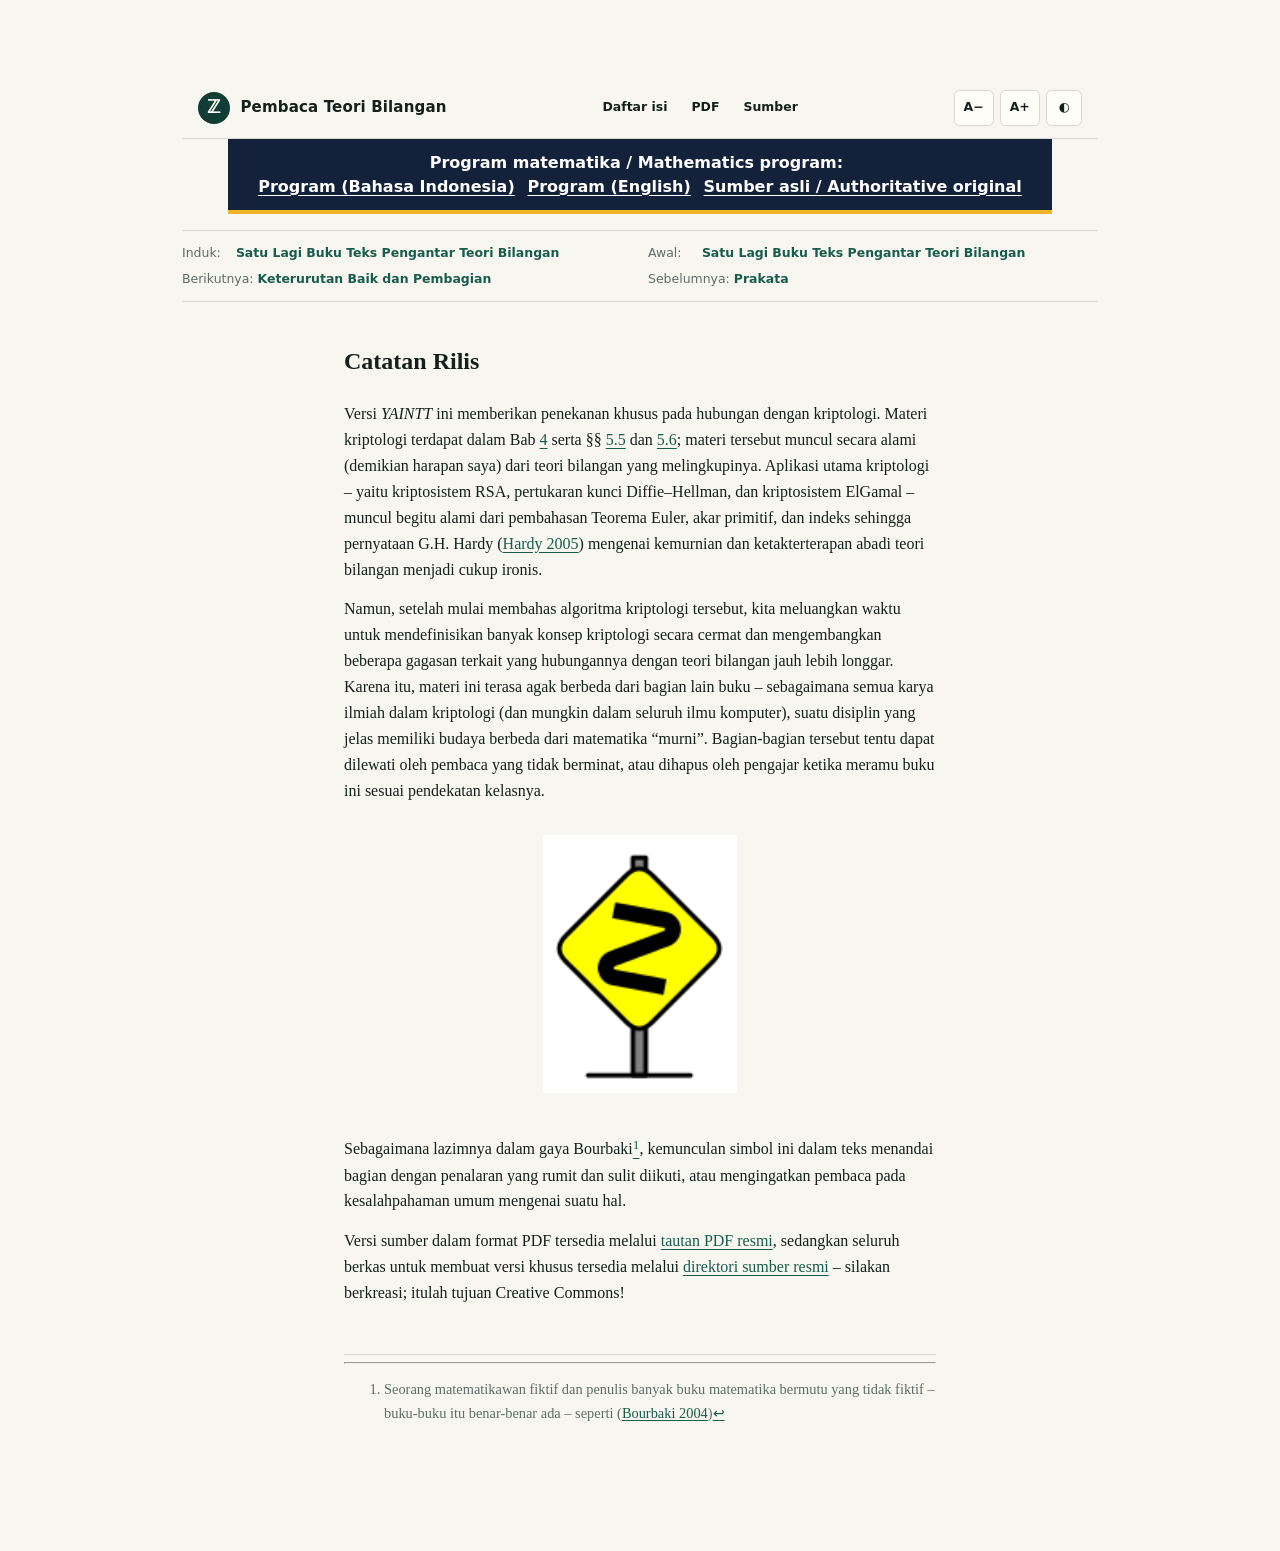
<file: docs/reader/-catatan-rilis.html>
<!DOCTYPE html>
<html xmlns="http://www.w3.org/1999/xhtml" lang="id-ID" xml:lang="id-ID">
<head>
  <meta charset="utf-8" />
  <meta name="generator" content="pandoc" />
  <meta name="viewport" content="width=device-width, initial-scale=1.0, user-scalable=yes" />
  <meta name="author" content="Jonathan A. Poritz; berdasarkan karya Wissam Raji" />
  <title>Catatan Rilis</title>
  <style>
    div.sitenav { display: flex; flex-direction: row; flex-wrap: wrap; }
    span.navlink { flex: 1; }
    span.navlink-label { display: inline-block; min-width: 4em; }
    /* Default styles provided by pandoc.
    ** See https://pandoc.org/MANUAL.html#variables-for-html for config info.
    */
    span.smallcaps{font-variant: small-caps;}
    div.columns{display: flex; gap: min(4vw, 1.5em);}
    div.column{flex: auto; overflow-x: auto;}
    div.hanging-indent{margin-left: 1.5em; text-indent: -1.5em;}
    /* The extra [class] is a hack that increases specificity enough to
       override a similar rule in reveal.js */
    ul.task-list[class]{list-style: none;}
    ul.task-list li input[type="checkbox"] {
      font-size: inherit;
      width: 0.8em;
      margin: 0 0.8em 0.2em -1.6em;
      vertical-align: middle;
    }
  </style>
  <link rel="stylesheet" href="../site.css" />
  <meta name="description" content="Edisi lengkap bahasa Indonesia yang dapat di-reflow dari buku pengantar teori bilangan dan kriptologi." />
  <link rel="canonical" href="https://kokunoyumeto.github.io/yet-another-introductory-number-theory-textbook-id/reader/-catatan-rilis.html" />
  <meta property="og:title" content="Catatan Rilis" />
  <meta property="og:type" content="book" />
<!-- program-matematika-federated-nav-style-v1 -->
<link rel="stylesheet" href="../federated-navigation.css" data-program-matematika-nav="v1">
</head>
<body><!-- program-matematika-federated-nav-v1:begin -->
<nav class="program-matematika-federated-nav" aria-label="Navigasi program matematika / Mathematics program navigation"><strong>Program matematika / Mathematics program:</strong><ul><li><a href="https://kokunoyumeto.github.io/program-matematika-indonesia/id/#course-C60" data-program-link="central-id">Program (Bahasa Indonesia)</a></li><li><a href="https://kokunoyumeto.github.io/program-matematika-indonesia/en/#course-C60" data-program-link="central-en">Program (English)</a></li><li><a href="https://www.poritz.net/jonathan/share/yaintt.pdf" data-program-link="authoritative-original-1" rel="external">Sumber asli / Authoritative original</a></li></ul></nav>
<!-- program-matematika-federated-nav-v1:end -->
<nav id="sitenav" aria-label="Navigasi bab">
<div class="sitenav">
<span class="navlink">
<span class="navlink-label">Induk:</span> <a href="index.html" accesskey="u" rel="up">Satu Lagi Buku Teks Pengantar Teori Bilangan</a>
</span>
<span class="navlink">
<span class="navlink-label">Awal:</span> <a href="index.html" accesskey="t" rel="top">Satu Lagi Buku Teks Pengantar Teori Bilangan</a>
</span>
</div>
<div class="sitenav">
<span class="navlink">
<span class="navlink-label">Berikutnya:</span> <a href="1-chap-WOaD.html" accesskey="n" rel="next">Keterurutan Baik dan Pembagian</a>
</span>
<span class="navlink">
<span class="navlink-label">Sebelumnya:</span> <a href="-prakata.html" accesskey="p" rel="previous">Prakata</a>
</span>
</div>
</nav>

<main id="reader-content" tabindex="-1">
<section id="catatan-rilis" class="level1 unnumbered releasenotes">
<h1 class="unnumbered">Catatan Rilis</h1>
<p>Versi <span><em>YAINTT</em></span> ini memberikan penekanan khusus
pada hubungan dengan kriptologi. Materi kriptologi terdapat dalam Bab <a
href="4-chap-Crypto.html#chap-Crypto" data-reference-type="ref"
data-reference="chap-Crypto">4</a> serta §§ <a
href="5-chap-IeqDL.html#sec-DHKE" data-reference-type="ref"
data-reference="sec-DHKE">5.5</a> dan <a
href="5-chap-IeqDL.html#sec-tEGC" data-reference-type="ref"
data-reference="sec-tEGC">5.6</a>; materi tersebut muncul secara alami
(demikian harapan saya) dari teori bilangan yang melingkupinya. Aplikasi
utama kriptologi – yaitu kriptosistem RSA, pertukaran kunci
Diffie–Hellman, dan kriptosistem ElGamal – muncul begitu alami dari
pembahasan Teorema Euler, akar primitif, dan indeks sehingga pernyataan
G.H. Hardy <span class="citation"
data-cites="hardy2005mathematician">(<a
href="-bibliography.html#ref-hardy2005mathematician">Hardy
2005</a>)</span> mengenai kemurnian dan ketakterterapan abadi teori
bilangan menjadi cukup ironis.</p>
<p>Namun, setelah mulai membahas algoritma kriptologi tersebut, kita
meluangkan waktu untuk mendefinisikan banyak konsep kriptologi secara
cermat dan mengembangkan beberapa gagasan terkait yang hubungannya
dengan teori bilangan jauh lebih longgar. Karena itu, materi ini terasa
agak berbeda dari bagian lain buku – sebagaimana semua karya ilmiah
dalam kriptologi (dan mungkin dalam seluruh ilmu komputer), suatu
disiplin yang jelas memiliki budaya berbeda dari matematika “murni”.
Bagian-bagian tersebut tentu dapat dilewati oleh pembaca yang tidak
berminat, atau dihapus oleh pengajar ketika meramu buku ini sesuai
pendekatan kelasnya.</p>
<figure>
<div class="center">
<img src="assets/dbend.png" alt="Tanda peringatan untuk bagian dengan penalaran rumit" />
</div>
</figure>
<p>Sebagaimana lazimnya dalam gaya Bourbaki<a href="#fn1"
class="footnote-ref" id="fnref1" role="doc-noteref"><sup>1</sup></a>,
kemunculan simbol ini dalam teks menandai bagian dengan penalaran yang
rumit dan sulit diikuti, atau mengingatkan pembaca pada kesalahpahaman
umum mengenai suatu hal.</p>
<p>Versi sumber dalam format PDF tersedia melalui <a
href="https://www.poritz.net/jonathan/share/yaintt.pdf">tautan PDF
resmi</a>, sedangkan seluruh berkas untuk membuat versi khusus tersedia
melalui <a href="https://poritz.net/jonathan/share/yaintt/">direktori
sumber resmi</a> – silakan berkreasi; itulah tujuan Creative
Commons!</p>
</section>
<section id="footnotes" class="footnotes footnotes-end-of-document"
role="doc-endnotes">
<hr />
<ol>
<li id="fn1"><p>Seorang matematikawan fiktif dan penulis banyak buku
matematika bermutu yang tidak fiktif – buku-buku itu benar-benar ada –
seperti <span class="citation" data-cites="bourbaki2004theory">(<a
href="-bibliography.html#ref-bourbaki2004theory">Bourbaki
2004</a>)</span><a href="#fnref1" class="footnote-back"
role="doc-backlink">↩︎</a></p></li>
</ol>
</section>
</main>

<script src="../reader.js"></script>
</body>
</html>
</file>
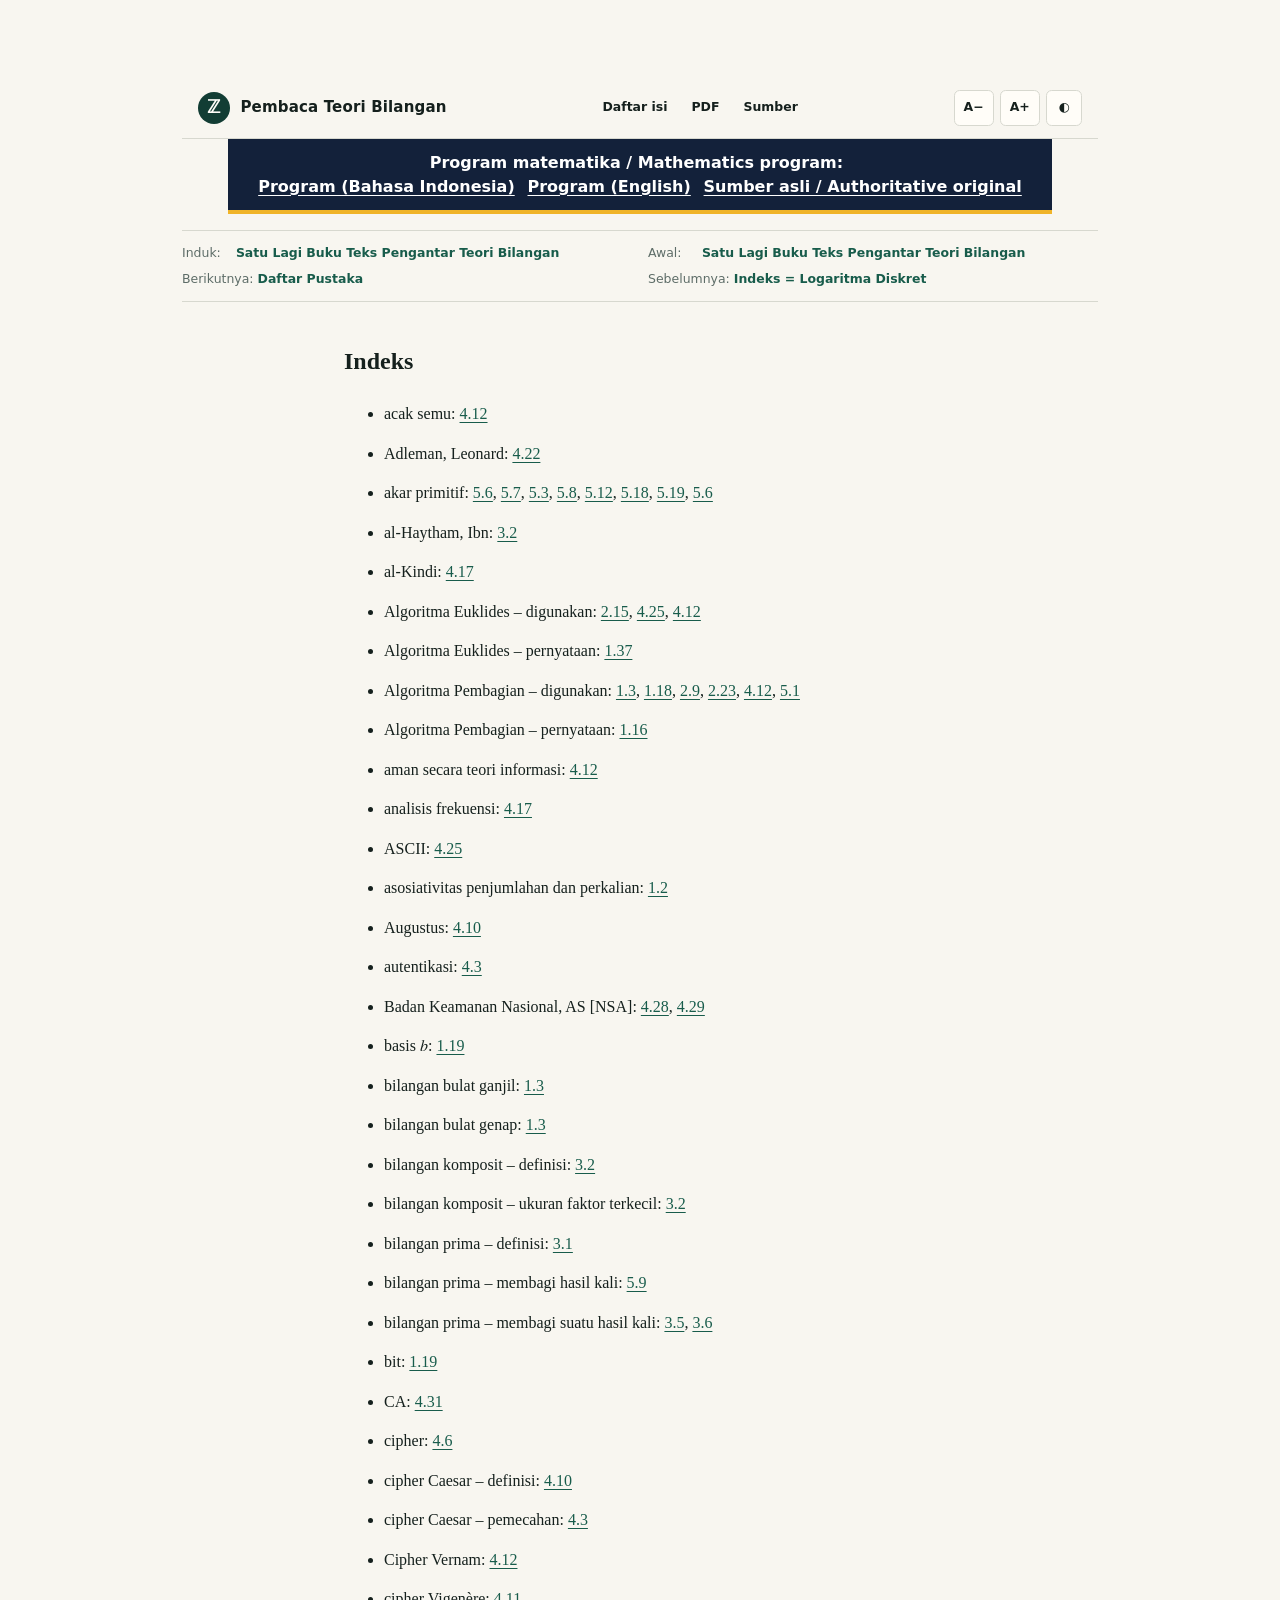
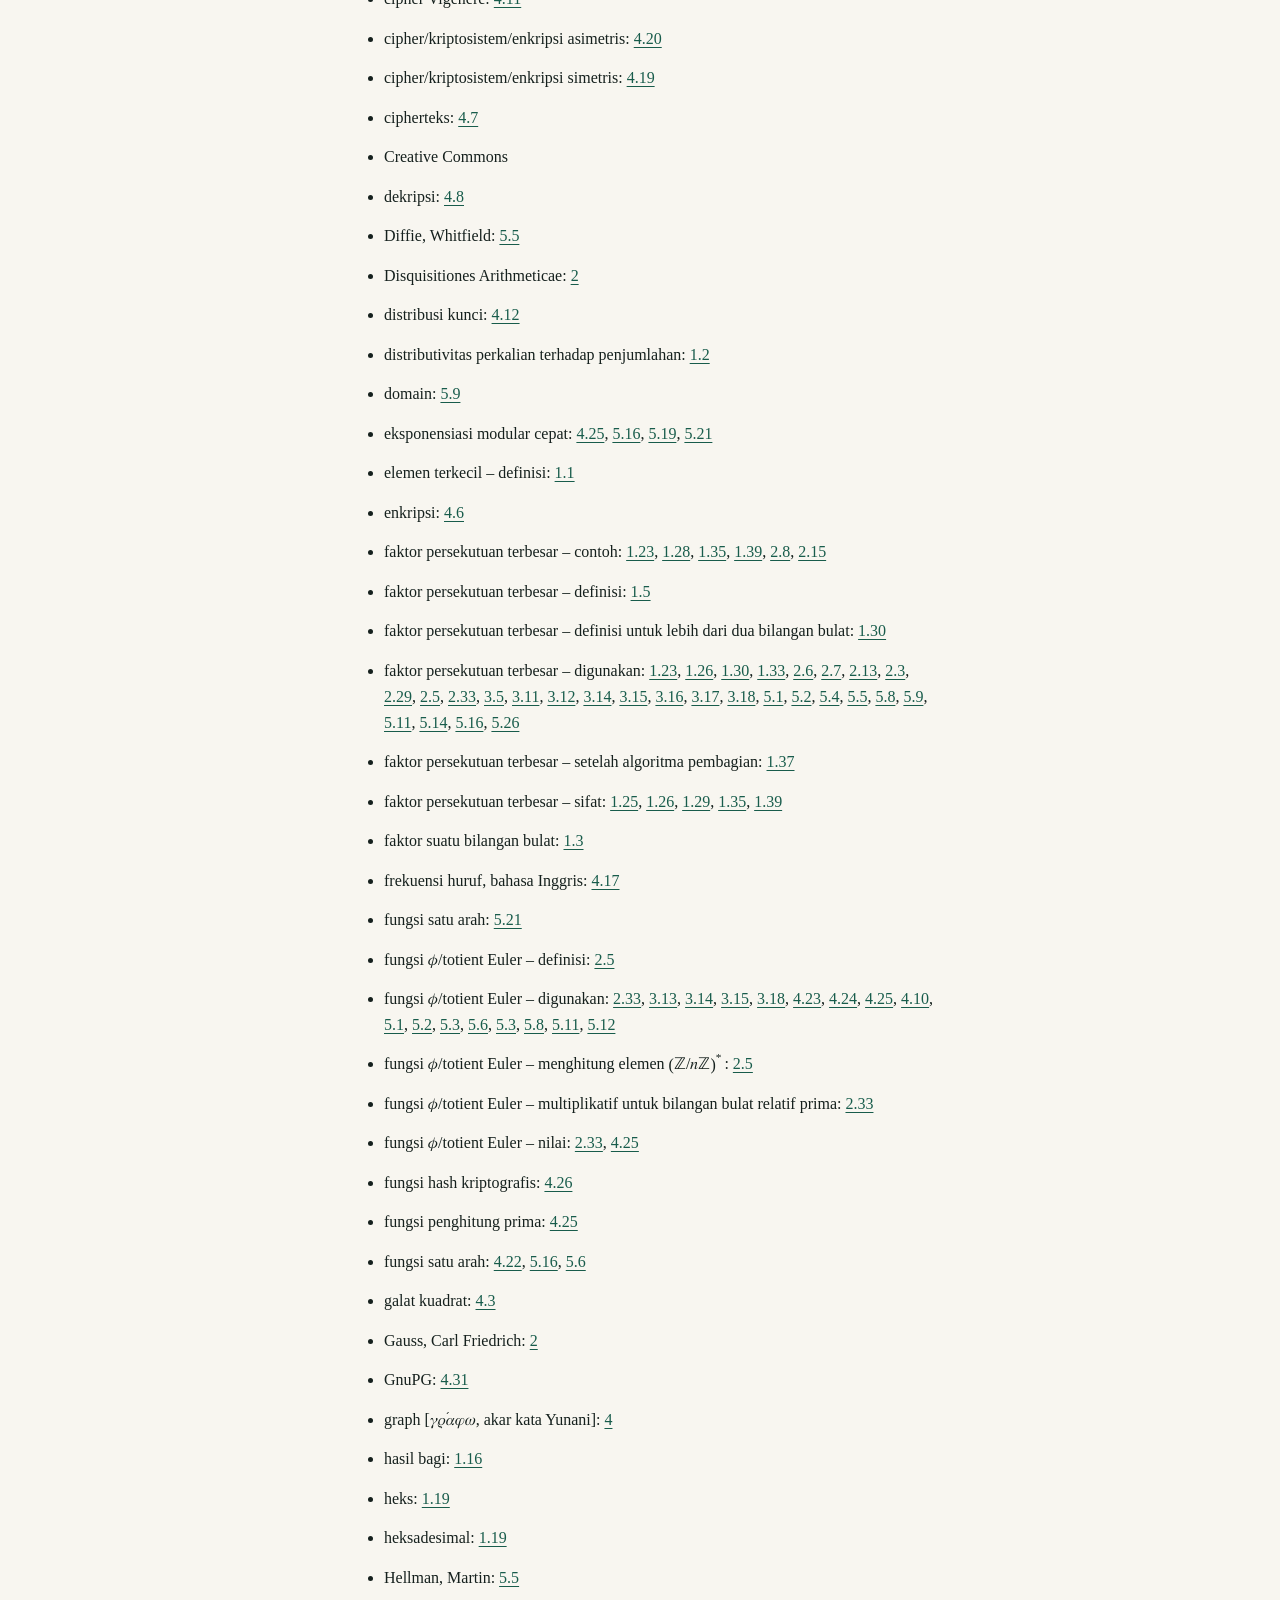
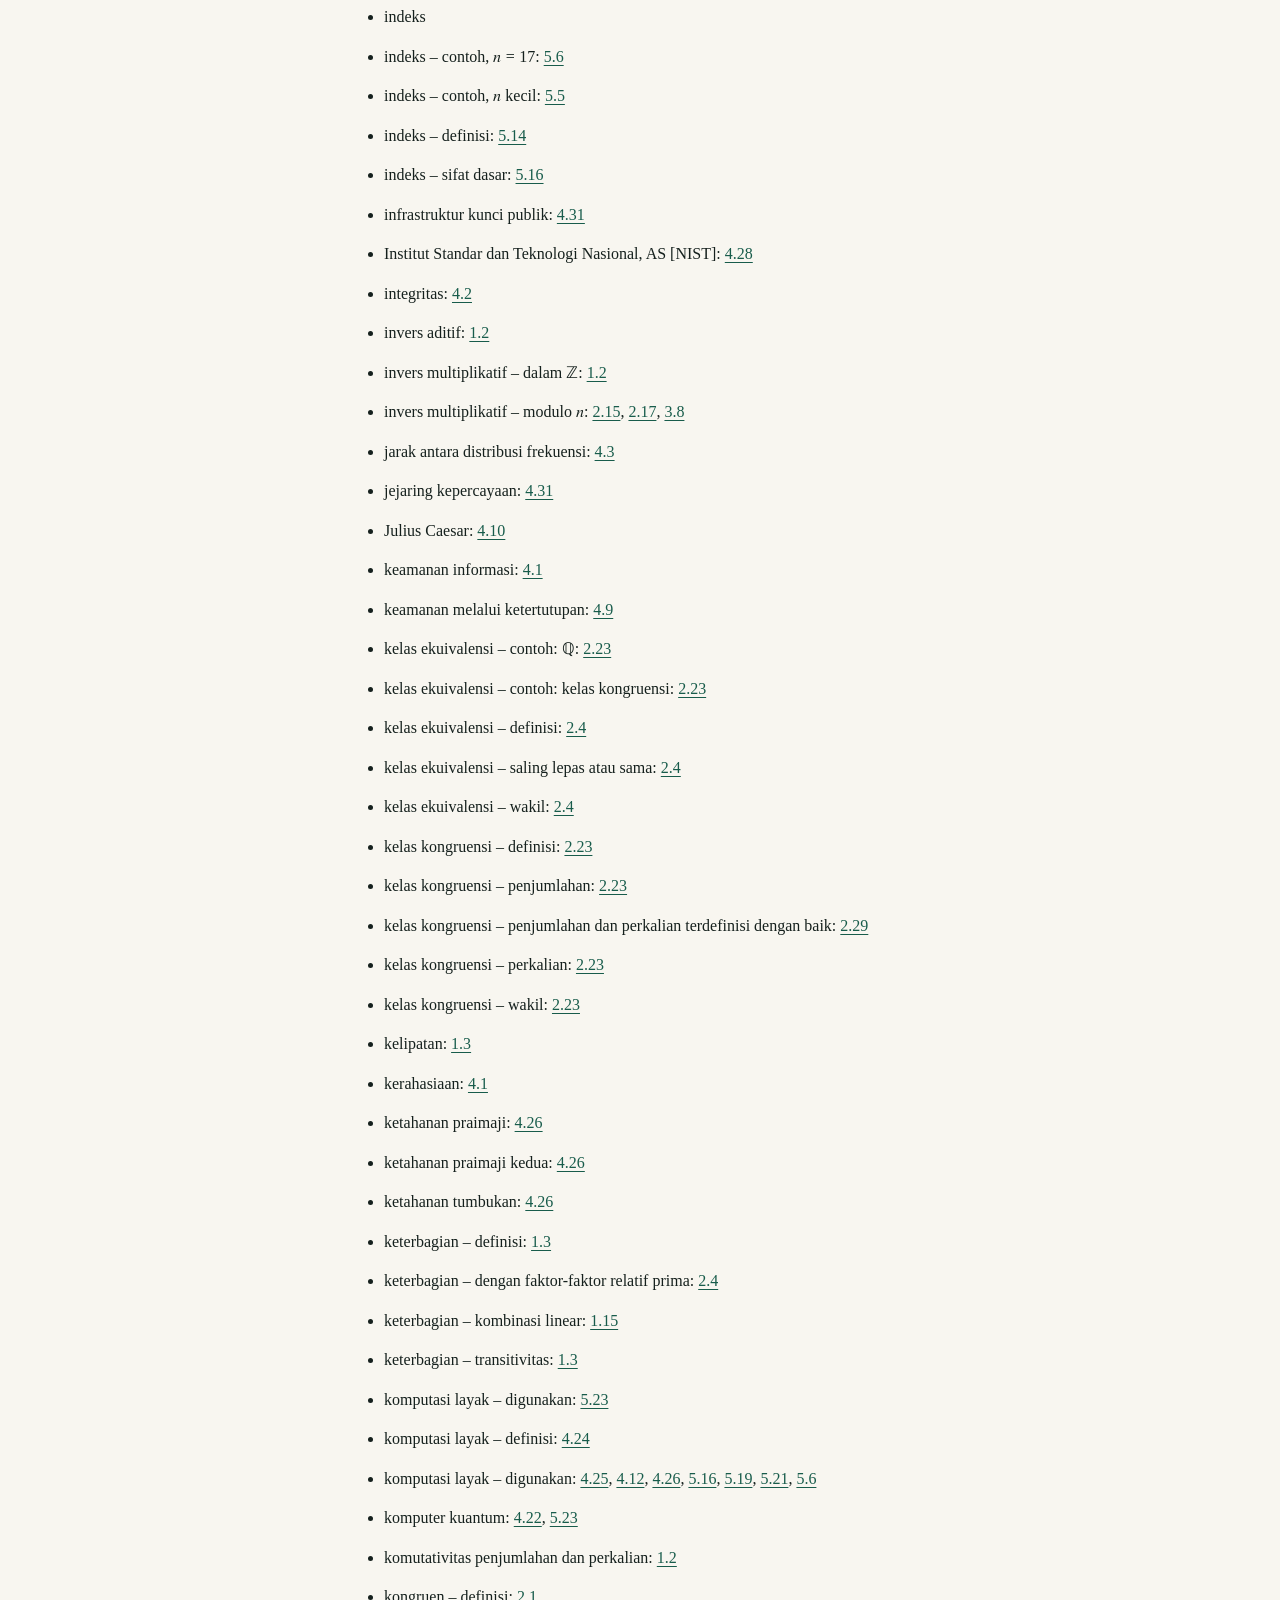
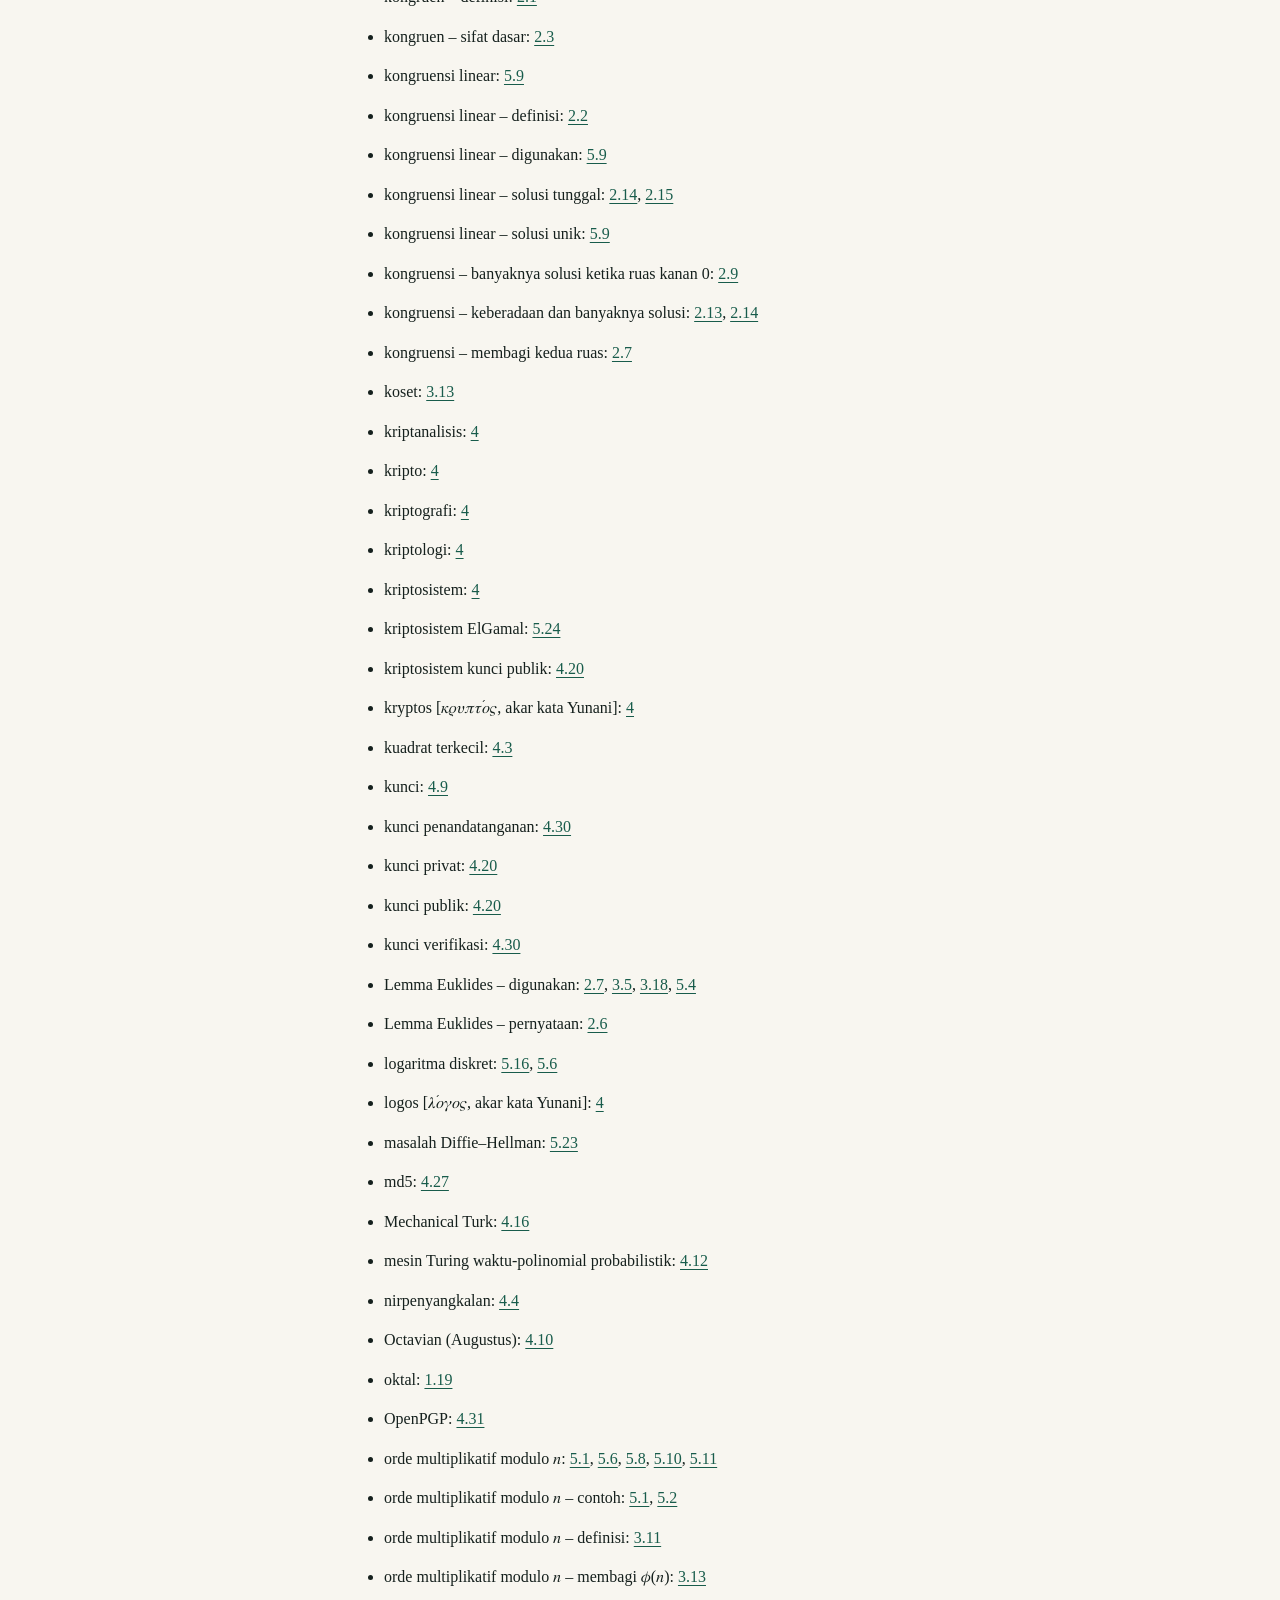
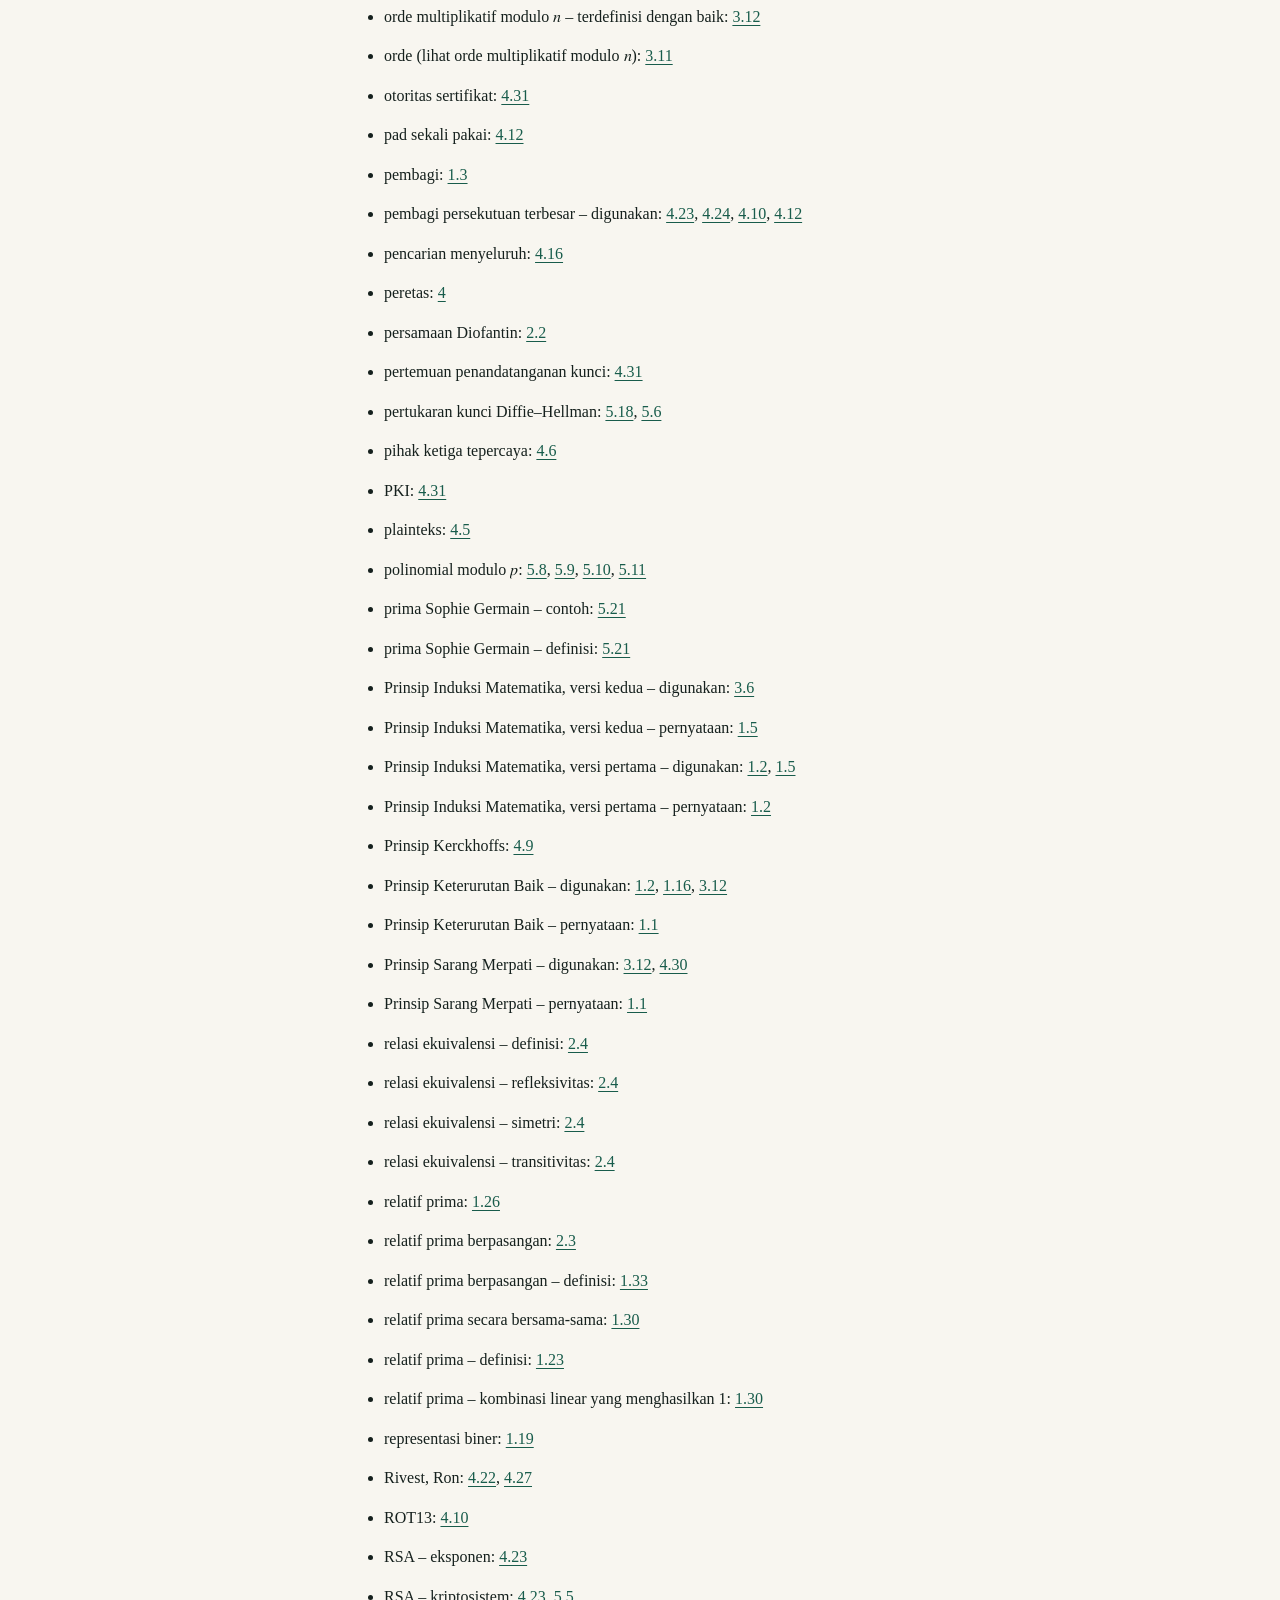
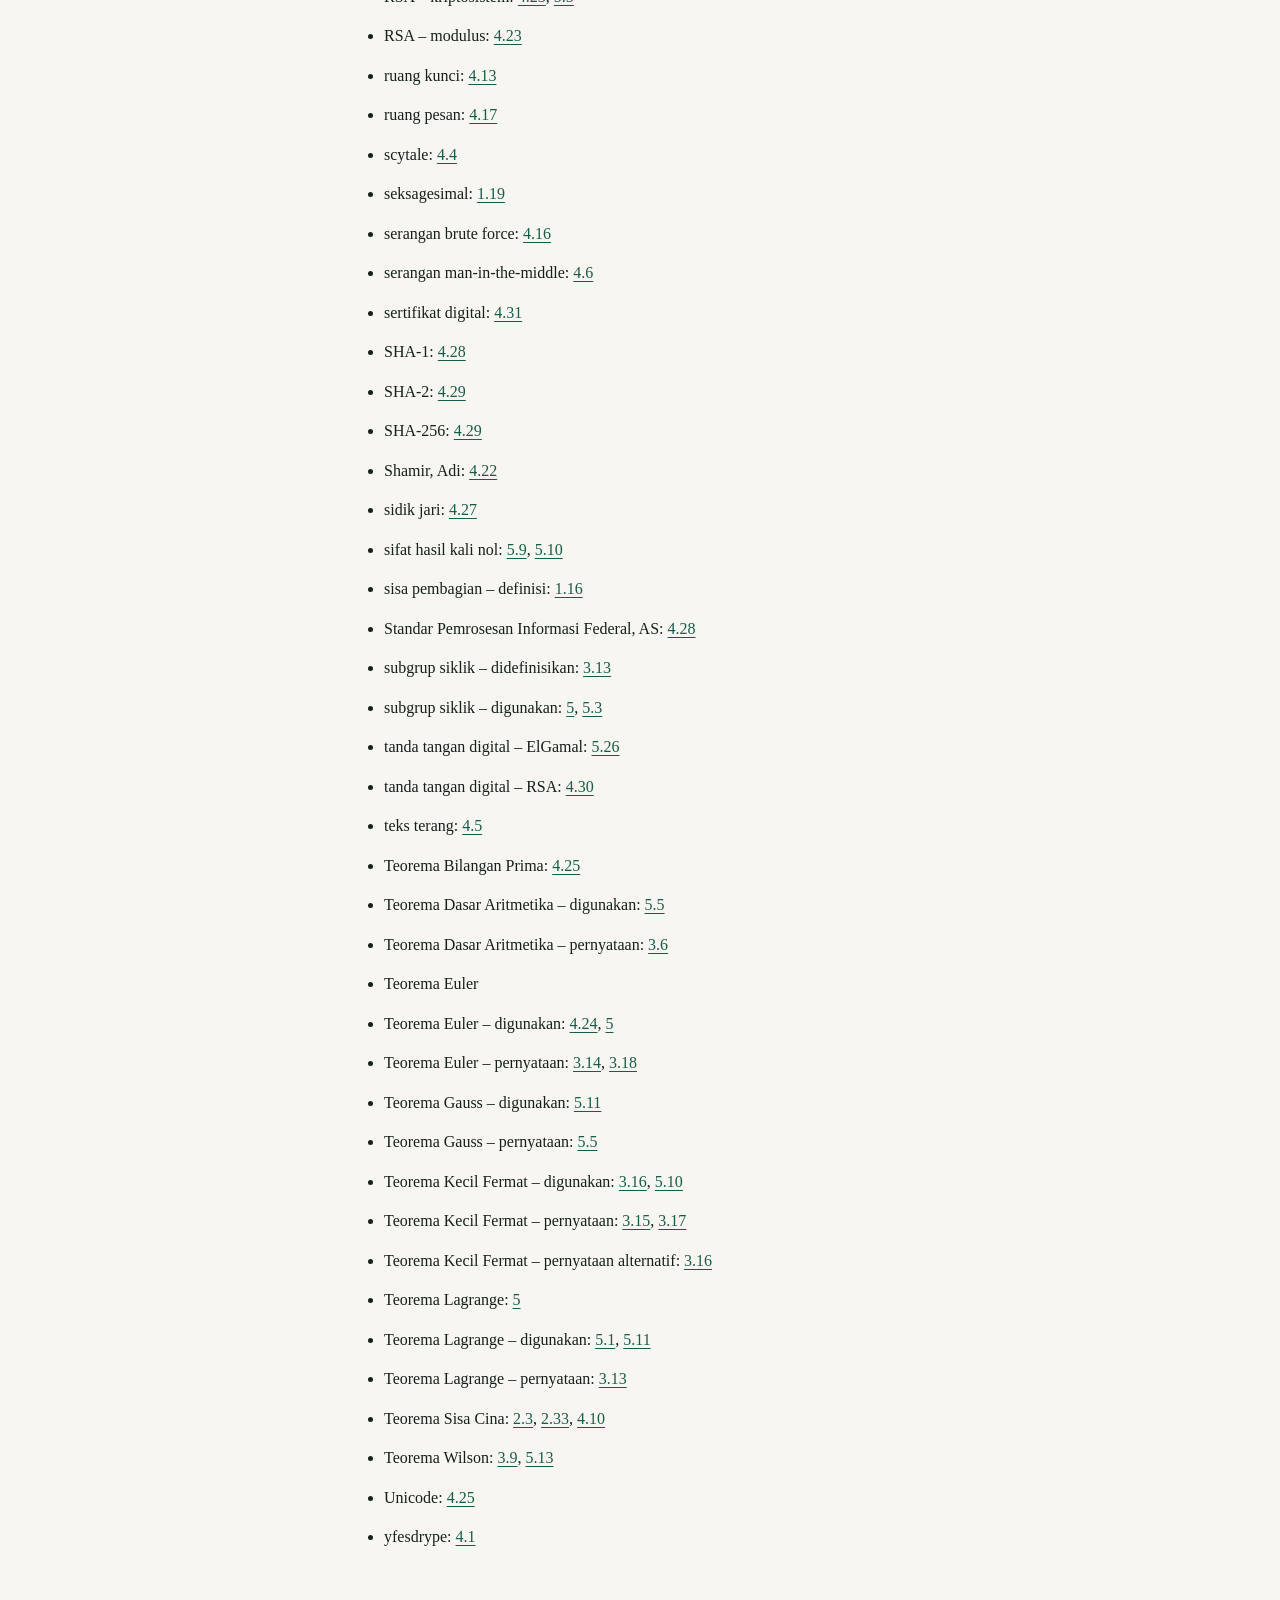
<file: docs/reader/-indeks-web.html>
<!DOCTYPE html>
<html xmlns="http://www.w3.org/1999/xhtml" lang="id-ID" xml:lang="id-ID">
<head>
  <meta charset="utf-8" />
  <meta name="generator" content="pandoc" />
  <meta name="viewport" content="width=device-width, initial-scale=1.0, user-scalable=yes" />
  <meta name="author" content="Jonathan A. Poritz; berdasarkan karya Wissam Raji" />
  <title>Indeks</title>
  <style>
    div.sitenav { display: flex; flex-direction: row; flex-wrap: wrap; }
    span.navlink { flex: 1; }
    span.navlink-label { display: inline-block; min-width: 4em; }
    /* Default styles provided by pandoc.
    ** See https://pandoc.org/MANUAL.html#variables-for-html for config info.
    */
    span.smallcaps{font-variant: small-caps;}
    div.columns{display: flex; gap: min(4vw, 1.5em);}
    div.column{flex: auto; overflow-x: auto;}
    div.hanging-indent{margin-left: 1.5em; text-indent: -1.5em;}
    /* The extra [class] is a hack that increases specificity enough to
       override a similar rule in reveal.js */
    ul.task-list[class]{list-style: none;}
    ul.task-list li input[type="checkbox"] {
      font-size: inherit;
      width: 0.8em;
      margin: 0 0.8em 0.2em -1.6em;
      vertical-align: middle;
    }
  </style>
  <link rel="stylesheet" href="../site.css" />
  <meta name="description" content="Edisi lengkap bahasa Indonesia yang dapat di-reflow dari buku pengantar teori bilangan dan kriptologi." />
  <link rel="canonical" href="https://kokunoyumeto.github.io/yet-another-introductory-number-theory-textbook-id/reader/-indeks-web.html" />
  <meta property="og:title" content="Indeks" />
  <meta property="og:type" content="book" />
<!-- program-matematika-federated-nav-style-v1 -->
<link rel="stylesheet" href="../federated-navigation.css" data-program-matematika-nav="v1">
</head>
<body><!-- program-matematika-federated-nav-v1:begin -->
<nav class="program-matematika-federated-nav" aria-label="Navigasi program matematika / Mathematics program navigation"><strong>Program matematika / Mathematics program:</strong><ul><li><a href="https://kokunoyumeto.github.io/program-matematika-indonesia/id/#course-C60" data-program-link="central-id">Program (Bahasa Indonesia)</a></li><li><a href="https://kokunoyumeto.github.io/program-matematika-indonesia/en/#course-C60" data-program-link="central-en">Program (English)</a></li><li><a href="https://www.poritz.net/jonathan/share/yaintt.pdf" data-program-link="authoritative-original-1" rel="external">Sumber asli / Authoritative original</a></li></ul></nav>
<!-- program-matematika-federated-nav-v1:end -->
<nav id="sitenav" aria-label="Navigasi bab">
<div class="sitenav">
<span class="navlink">
<span class="navlink-label">Induk:</span> <a href="index.html" accesskey="u" rel="up">Satu Lagi Buku Teks Pengantar Teori Bilangan</a>
</span>
<span class="navlink">
<span class="navlink-label">Awal:</span> <a href="index.html" accesskey="t" rel="top">Satu Lagi Buku Teks Pengantar Teori Bilangan</a>
</span>
</div>
<div class="sitenav">
<span class="navlink">
<span class="navlink-label">Berikutnya:</span> <a href="-bibliography.html" accesskey="n" rel="next">Daftar Pustaka</a>
</span>
<span class="navlink">
<span class="navlink-label">Sebelumnya:</span> <a href="5-chap-IeqDL.html" accesskey="p" rel="previous">Indeks = Logaritma Diskret</a>
</span>
</div>
</nav>

<main id="reader-content" tabindex="-1">
<section id="indeks-web" class="level1 unnumbered">
<h1 class="unnumbered">Indeks</h1>
<ul>
<li><p>acak semu: <a href="4-chap-Crypto.html#def-onetimepad"
data-reference-type="ref"
data-reference="def-onetimepad">4.12</a></p></li>
<li><p>Adleman, Leonard: <a href="4-chap-Crypto.html#def-onewayfcn"
data-reference-type="ref"
data-reference="def-onewayfcn">4.22</a></p></li>
<li><p>akar primitif: <a href="5-chap-IeqDL.html#def-primitiveroot"
data-reference-type="ref" data-reference="def-primitiveroot">5.6</a>, <a
href="5-chap-IeqDL.html#eg-primitiveroots" data-reference-type="ref"
data-reference="eg-primitiveroots">5.7</a>, <a
href="5-chap-IeqDL.html#tab-someprimitiverootssmalln"
data-reference-type="ref"
data-reference="tab-someprimitiverootssmalln">5.3</a>, <a
href="5-chap-IeqDL.html#thm-countingprimroots" data-reference-type="ref"
data-reference="thm-countingprimroots">5.8</a>, <a
href="5-chap-IeqDL.html#cor-primrootsforprimes"
data-reference-type="ref"
data-reference="cor-primrootsforprimes">5.12</a>, <a
href="5-chap-IeqDL.html#def-DHKE" data-reference-type="ref"
data-reference="def-DHKE">5.18</a>, <a
href="5-chap-IeqDL.html#prop-DHKEworks" data-reference-type="ref"
data-reference="prop-DHKEworks">5.19</a>, <a
href="5-chap-IeqDL.html#sec-tEGC" data-reference-type="ref"
data-reference="sec-tEGC">5.6</a></p></li>
<li><p>al-Haytham, Ibn: <a href="3-chap-PNs.html#sec-WT"
data-reference-type="ref" data-reference="sec-WT">3.2</a></p></li>
<li><p>al-Kindi: <a href="4-chap-Crypto.html#def-messagespace"
data-reference-type="ref"
data-reference="def-messagespace">4.17</a></p></li>
<li><p>Algoritma Euklides – digunakan: <a
href="2-chap-Cs.html#eg-multiplesolscongs" data-reference-type="ref"
data-reference="eg-multiplesolscongs">2.15</a>, <a
href="4-chap-Crypto.html#thm-primenumber" data-reference-type="ref"
data-reference="thm-primenumber">4.25</a>, <a
href="4-chap-Crypto.html#exc-EAcomplexitybound"
data-reference-type="ref"
data-reference="exc-EAcomplexitybound">4.12</a></p></li>
<li><p>Algoritma Euklides – pernyataan: <a
href="1-chap-WOaD.html#lem-gcdafterdivision" data-reference-type="ref"
data-reference="lem-gcdafterdivision">1.37</a></p></li>
<li><p>Algoritma Pembagian – digunakan: <a
href="1-chap-WOaD.html#sec-DaDA" data-reference-type="ref"
data-reference="sec-DaDA">1.3</a>, <a
href="1-chap-WOaD.html#thm-basebexpansion" data-reference-type="ref"
data-reference="thm-basebexpansion">1.18</a>, <a
href="2-chap-Cs.html#thm-numzerosmodafactor" data-reference-type="ref"
data-reference="thm-numzerosmodafactor">2.9</a>, <a
href="2-chap-Cs.html#eg-rationals" data-reference-type="ref"
data-reference="eg-rationals">2.23</a>, <a
href="4-chap-Crypto.html#exc-EAcomplexitybound"
data-reference-type="ref"
data-reference="exc-EAcomplexitybound">4.12</a>, <a
href="5-chap-IeqDL.html#thm-ordersdivide" data-reference-type="ref"
data-reference="thm-ordersdivide">5.1</a></p></li>
<li><p>Algoritma Pembagian – pernyataan: <a
href="1-chap-WOaD.html#thm-theDA" data-reference-type="ref"
data-reference="thm-theDA">1.16</a></p></li>
<li><p>aman secara teori informasi: <a
href="4-chap-Crypto.html#def-onetimepad" data-reference-type="ref"
data-reference="def-onetimepad">4.12</a></p></li>
<li><p>analisis frekuensi: <a href="4-chap-Crypto.html#def-messagespace"
data-reference-type="ref"
data-reference="def-messagespace">4.17</a></p></li>
<li><p>ASCII: <a href="4-chap-Crypto.html#thm-primenumber"
data-reference-type="ref"
data-reference="thm-primenumber">4.25</a></p></li>
<li><p>asosiativitas penjumlahan dan perkalian: <a
href="1-chap-WOaD.html#sec-AOwI" data-reference-type="ref"
data-reference="sec-AOwI">1.2</a></p></li>
<li><p>Augustus: <a href="4-chap-Crypto.html#def-caesarcipher"
data-reference-type="ref"
data-reference="def-caesarcipher">4.10</a></p></li>
<li><p>autentikasi: <a href="4-chap-Crypto.html#def-authentication"
data-reference-type="ref"
data-reference="def-authentication">4.3</a></p></li>
<li><p>Badan Keamanan Nasional, AS [NSA]: <a
href="4-chap-Crypto.html#eg-SHA1" data-reference-type="ref"
data-reference="eg-SHA1">4.28</a>, <a href="4-chap-Crypto.html#eg-SHA2"
data-reference-type="ref" data-reference="eg-SHA2">4.29</a></p></li>
<li><p>basis
<math display="inline" xmlns="http://www.w3.org/1998/Math/MathML"><semantics><mi>b</mi><annotation encoding="application/x-tex">b</annotation></semantics></math>:
<a href="1-chap-WOaD.html#def-baseb" data-reference-type="ref"
data-reference="def-baseb">1.19</a></p></li>
<li><p>bilangan bulat ganjil: <a href="1-chap-WOaD.html#sec-DaDA"
data-reference-type="ref" data-reference="sec-DaDA">1.3</a></p></li>
<li><p>bilangan bulat genap: <a href="1-chap-WOaD.html#sec-DaDA"
data-reference-type="ref" data-reference="sec-DaDA">1.3</a></p></li>
<li><p>bilangan komposit – definisi: <a href="3-chap-PNs.html#eg-primes"
data-reference-type="ref" data-reference="eg-primes">3.2</a></p></li>
<li><p>bilangan komposit – ukuran faktor terkecil: <a
href="3-chap-PNs.html#eg-primes" data-reference-type="ref"
data-reference="eg-primes">3.2</a></p></li>
<li><p>bilangan prima – definisi: <a href="3-chap-PNs.html#sec-BatFTA"
data-reference-type="ref" data-reference="sec-BatFTA">3.1</a></p></li>
<li><p>bilangan prima – membagi hasil kali: <a
href="5-chap-IeqDL.html#thm-lagrangepolynomials"
data-reference-type="ref"
data-reference="thm-lagrangepolynomials">5.9</a></p></li>
<li><p>bilangan prima – membagi suatu hasil kali: <a
href="3-chap-PNs.html#prop-primesdividingproducts"
data-reference-type="ref"
data-reference="prop-primesdividingproducts">3.5</a>, <a
href="3-chap-PNs.html#cor-primedivis" data-reference-type="ref"
data-reference="cor-primedivis">3.6</a></p></li>
<li><p>bit: <a href="1-chap-WOaD.html#def-baseb"
data-reference-type="ref" data-reference="def-baseb">1.19</a></p></li>
<li><p>CA: <a href="4-chap-Crypto.html#def-certificate"
data-reference-type="ref"
data-reference="def-certificate">4.31</a></p></li>
<li><p>cipher: <a href="4-chap-Crypto.html#def-encryptioncipher"
data-reference-type="ref"
data-reference="def-encryptioncipher">4.6</a></p></li>
<li><p>cipher Caesar – definisi: <a
href="4-chap-Crypto.html#def-caesarcipher" data-reference-type="ref"
data-reference="def-caesarcipher">4.10</a></p></li>
<li><p>cipher Caesar – pemecahan: <a href="4-chap-Crypto.html#fig-samp_Cct_hist"
data-reference-type="ref"
data-reference="fig-samp_Cct_hist">4.3</a></p></li>
<li><p>Cipher Vernam: <a href="4-chap-Crypto.html#def-onetimepad"
data-reference-type="ref"
data-reference="def-onetimepad">4.12</a></p></li>
<li><p>cipher Vigenère: <a href="4-chap-Crypto.html#def-vigenerecipher"
data-reference-type="ref"
data-reference="def-vigenerecipher">4.11</a></p></li>
<li><p>cipher/kriptosistem/enkripsi asimetris: <a
href="4-chap-Crypto.html#def-asymmetric-cipher"
data-reference-type="ref"
data-reference="def-asymmetric-cipher">4.20</a></p></li>
<li><p>cipher/kriptosistem/enkripsi simetris: <a
href="4-chap-Crypto.html#def-symmetric-cipher" data-reference-type="ref"
data-reference="def-symmetric-cipher">4.19</a></p></li>
<li><p>cipherteks: <a href="4-chap-Crypto.html#def-ciphertext"
data-reference-type="ref"
data-reference="def-ciphertext">4.7</a></p></li>
<li><p>Creative Commons</p></li>
<li><p>dekripsi: <a href="4-chap-Crypto.html#def-decrypt"
data-reference-type="ref" data-reference="def-decrypt">4.8</a></p></li>
<li><p>Diffie, Whitfield: <a href="5-chap-IeqDL.html#sec-DHKE"
data-reference-type="ref" data-reference="sec-DHKE">5.5</a></p></li>
<li><p>Disquisitiones Arithmeticae: <a href="2-chap-Cs.html#chap-Cs"
data-reference-type="ref" data-reference="chap-Cs">2</a></p></li>
<li><p>distribusi kunci: <a href="4-chap-Crypto.html#def-onetimepad"
data-reference-type="ref"
data-reference="def-onetimepad">4.12</a></p></li>
<li><p>distributivitas perkalian terhadap penjumlahan: <a
href="1-chap-WOaD.html#sec-AOwI" data-reference-type="ref"
data-reference="sec-AOwI">1.2</a></p></li>
<li><p>domain: <a href="5-chap-IeqDL.html#thm-lagrangepolynomials"
data-reference-type="ref"
data-reference="thm-lagrangepolynomials">5.9</a></p></li>
<li><p>eksponensiasi modular cepat: <a
href="4-chap-Crypto.html#thm-primenumber" data-reference-type="ref"
data-reference="thm-primenumber">4.25</a>, <a
href="5-chap-IeqDL.html#thm-indexprops" data-reference-type="ref"
data-reference="thm-indexprops">5.16</a>, <a
href="5-chap-IeqDL.html#prop-DHKEworks" data-reference-type="ref"
data-reference="prop-DHKEworks">5.19</a>, <a
href="5-chap-IeqDL.html#def-SGprime" data-reference-type="ref"
data-reference="def-SGprime">5.21</a></p></li>
<li><p>elemen terkecil – definisi: <a href="1-chap-WOaD.html#sec-WOPaMI"
data-reference-type="ref" data-reference="sec-WOPaMI">1.1</a></p></li>
<li><p>enkripsi: <a href="4-chap-Crypto.html#def-encryptioncipher"
data-reference-type="ref"
data-reference="def-encryptioncipher">4.6</a></p></li>
<li><p>faktor persekutuan terbesar – contoh: <a
href="1-chap-WOaD.html#eg-gcda" data-reference-type="ref"
data-reference="eg-gcda">1.23</a>, <a href="1-chap-WOaD.html#eg-gcdc"
data-reference-type="ref" data-reference="eg-gcdc">1.28</a>, <a
href="1-chap-WOaD.html#eg-pairwiserelprime" data-reference-type="ref"
data-reference="eg-pairwiserelprime">1.35</a>, <a
href="1-chap-WOaD.html#eg-EA" data-reference-type="ref"
data-reference="eg-EA">1.39</a>, <a href="2-chap-Cs.html#eg-solvcongs"
data-reference-type="ref" data-reference="eg-solvcongs">2.8</a>, <a
href="2-chap-Cs.html#eg-multiplesolscongs" data-reference-type="ref"
data-reference="eg-multiplesolscongs">2.15</a></p></li>
<li><p>faktor persekutuan terbesar – definisi: <a
href="1-chap-WOaD.html#gcd" data-reference-type="ref"
data-reference="gcd">1.5</a></p></li>
<li><p>faktor persekutuan terbesar – definisi untuk lebih dari dua
bilangan bulat: <a href="1-chap-WOaD.html#cor-intlincombrelprime"
data-reference-type="ref"
data-reference="cor-intlincombrelprime">1.30</a></p></li>
<li><p>faktor persekutuan terbesar – digunakan: <a
href="1-chap-WOaD.html#eg-gcda" data-reference-type="ref"
data-reference="eg-gcda">1.23</a>, <a
href="1-chap-WOaD.html#thm-dividebygcd" data-reference-type="ref"
data-reference="thm-dividebygcd">1.26</a>, <a
href="1-chap-WOaD.html#cor-intlincombrelprime" data-reference-type="ref"
data-reference="cor-intlincombrelprime">1.30</a>, <a
href="1-chap-WOaD.html#eg-mutrelprime" data-reference-type="ref"
data-reference="eg-mutrelprime">1.33</a>, <a
href="2-chap-Cs.html#lem-euclids" data-reference-type="ref"
data-reference="lem-euclids">2.6</a>, <a
href="2-chap-Cs.html#thm-congcanc" data-reference-type="ref"
data-reference="thm-congcanc">2.7</a>, <a
href="2-chap-Cs.html#thm-basiclincongs" data-reference-type="ref"
data-reference="thm-basiclincongs">2.13</a>, <a
href="2-chap-Cs.html#sec-CRT" data-reference-type="ref"
data-reference="sec-CRT">2.3</a>, <a
href="2-chap-Cs.html#thm-plustimesproperties" data-reference-type="ref"
data-reference="thm-plustimesproperties">2.29</a>, <a
href="2-chap-Cs.html#sec-EphiF" data-reference-type="ref"
data-reference="sec-EphiF">2.5</a>, <a
href="2-chap-Cs.html#thm-phiismultiplicative" data-reference-type="ref"
data-reference="thm-phiismultiplicative">2.33</a>, <a
href="3-chap-PNs.html#prop-primesdividingproducts"
data-reference-type="ref"
data-reference="prop-primesdividingproducts">3.5</a>, <a
href="3-chap-PNs.html#def-multorder" data-reference-type="ref"
data-reference="def-multorder">3.11</a>, <a
href="3-chap-PNs.html#prop-orderwelldefined" data-reference-type="ref"
data-reference="prop-orderwelldefined">3.12</a>, <a
href="3-chap-PNs.html#thm-eulers" data-reference-type="ref"
data-reference="thm-eulers">3.14</a>, <a href="3-chap-PNs.html#cor-FLT"
data-reference-type="ref" data-reference="cor-FLT">3.15</a>, <a
href="3-chap-PNs.html#thm-altFLT" data-reference-type="ref"
data-reference="thm-altFLT">3.16</a>, <a href="3-chap-PNs.html#thm-FLT2"
data-reference-type="ref" data-reference="thm-FLT2">3.17</a>, <a
href="3-chap-PNs.html#thm-eulers2" data-reference-type="ref"
data-reference="thm-eulers2">3.18</a>, <a
href="5-chap-IeqDL.html#thm-ordersdivide" data-reference-type="ref"
data-reference="thm-ordersdivide">5.1</a>, <a
href="5-chap-IeqDL.html#thm-powersinmodordna" data-reference-type="ref"
data-reference="thm-powersinmodordna">5.2</a>, <a
href="5-chap-IeqDL.html#thm-ordersofpowers" data-reference-type="ref"
data-reference="thm-ordersofpowers">5.4</a>, <a
href="5-chap-IeqDL.html#thm-gausss" data-reference-type="ref"
data-reference="thm-gausss">5.5</a>, <a
href="5-chap-IeqDL.html#thm-countingprimroots" data-reference-type="ref"
data-reference="thm-countingprimroots">5.8</a>, <a
href="5-chap-IeqDL.html#thm-lagrangepolynomials"
data-reference-type="ref"
data-reference="thm-lagrangepolynomials">5.9</a>, <a
href="5-chap-IeqDL.html#thm-numelmentswithordinmodp"
data-reference-type="ref"
data-reference="thm-numelmentswithordinmodp">5.11</a>, <a
href="5-chap-IeqDL.html#def-index" data-reference-type="ref"
data-reference="def-index">5.14</a>, <a
href="5-chap-IeqDL.html#thm-indexprops" data-reference-type="ref"
data-reference="thm-indexprops">5.16</a>, <a
href="5-chap-IeqDL.html#def-ElGamalsig" data-reference-type="ref"
data-reference="def-ElGamalsig">5.26</a></p></li>
<li><p>faktor persekutuan terbesar – setelah algoritma pembagian: <a
href="1-chap-WOaD.html#lem-gcdafterdivision" data-reference-type="ref"
data-reference="lem-gcdafterdivision">1.37</a></p></li>
<li><p>faktor persekutuan terbesar – sifat: <a
href="1-chap-WOaD.html#eg-gcdb" data-reference-type="ref"
data-reference="eg-gcdb">1.25</a>, <a
href="1-chap-WOaD.html#thm-dividebygcd" data-reference-type="ref"
data-reference="thm-dividebygcd">1.26</a>, <a
href="1-chap-WOaD.html#thm-gcdislincomb" data-reference-type="ref"
data-reference="thm-gcdislincomb">1.29</a>, <a
href="1-chap-WOaD.html#eg-pairwiserelprime" data-reference-type="ref"
data-reference="eg-pairwiserelprime">1.35</a>, <a
href="1-chap-WOaD.html#eg-EA" data-reference-type="ref"
data-reference="eg-EA">1.39</a></p></li>
<li><p>faktor suatu bilangan bulat: <a href="1-chap-WOaD.html#sec-DaDA"
data-reference-type="ref" data-reference="sec-DaDA">1.3</a></p></li>
<li><p>frekuensi huruf, bahasa Inggris: <a
href="4-chap-Crypto.html#def-messagespace" data-reference-type="ref"
data-reference="def-messagespace">4.17</a></p></li>
<li><p>fungsi satu arah: <a href="5-chap-IeqDL.html#def-SGprime"
data-reference-type="ref" data-reference="def-SGprime">5.21</a></p></li>
<li><p>fungsi
<math display="inline" xmlns="http://www.w3.org/1998/Math/MathML"><semantics><mi>ϕ</mi><annotation encoding="application/x-tex">\phi</annotation></semantics></math>/totient
Euler – definisi: <a href="2-chap-Cs.html#sec-EphiF"
data-reference-type="ref" data-reference="sec-EphiF">2.5</a></p></li>
<li><p>fungsi
<math display="inline" xmlns="http://www.w3.org/1998/Math/MathML"><semantics><mi>ϕ</mi><annotation encoding="application/x-tex">\phi</annotation></semantics></math>/totient
Euler – digunakan: <a href="2-chap-Cs.html#thm-phiismultiplicative"
data-reference-type="ref"
data-reference="thm-phiismultiplicative">2.33</a>, <a
href="3-chap-PNs.html#thm-orddividesphi" data-reference-type="ref"
data-reference="thm-orddividesphi">3.13</a>, <a
href="3-chap-PNs.html#thm-eulers" data-reference-type="ref"
data-reference="thm-eulers">3.14</a>, <a href="3-chap-PNs.html#cor-FLT"
data-reference-type="ref" data-reference="cor-FLT">3.15</a>, <a
href="3-chap-PNs.html#thm-eulers2" data-reference-type="ref"
data-reference="thm-eulers2">3.18</a>, <a
href="4-chap-Crypto.html#def-rsacryptosystem" data-reference-type="ref"
data-reference="def-rsacryptosystem">4.23</a>, <a
href="4-chap-Crypto.html#prop-RSAworks" data-reference-type="ref"
data-reference="prop-RSAworks">4.24</a>, <a
href="4-chap-Crypto.html#thm-primenumber" data-reference-type="ref"
data-reference="thm-primenumber">4.25</a>, <a
href="4-chap-Crypto.html#exc-RSAmessagecommonfactor"
data-reference-type="ref"
data-reference="exc-RSAmessagecommonfactor">4.10</a>, <a
href="5-chap-IeqDL.html#tab-cycsubgroupstwotoeight"
data-reference-type="ref"
data-reference="tab-cycsubgroupstwotoeight">5.1</a>, <a
href="5-chap-IeqDL.html#tab-cycsubgroupssixteenseventeen"
data-reference-type="ref"
data-reference="tab-cycsubgroupssixteenseventeen">5.2</a>, <a
href="5-chap-IeqDL.html#eg-powersincyclicgrps" data-reference-type="ref"
data-reference="eg-powersincyclicgrps">5.3</a>, <a
href="5-chap-IeqDL.html#def-primitiveroot" data-reference-type="ref"
data-reference="def-primitiveroot">5.6</a>, <a
href="5-chap-IeqDL.html#tab-someprimitiverootssmalln"
data-reference-type="ref"
data-reference="tab-someprimitiverootssmalln">5.3</a>, <a
href="5-chap-IeqDL.html#thm-countingprimroots" data-reference-type="ref"
data-reference="thm-countingprimroots">5.8</a>, <a
href="5-chap-IeqDL.html#thm-numelmentswithordinmodp"
data-reference-type="ref"
data-reference="thm-numelmentswithordinmodp">5.11</a>, <a
href="5-chap-IeqDL.html#cor-primrootsforprimes"
data-reference-type="ref"
data-reference="cor-primrootsforprimes">5.12</a></p></li>
<li><p>fungsi
<math display="inline" xmlns="http://www.w3.org/1998/Math/MathML"><semantics><mi>ϕ</mi><annotation encoding="application/x-tex">\phi</annotation></semantics></math>/totient
Euler – menghitung elemen
<math display="inline" xmlns="http://www.w3.org/1998/Math/MathML"><semantics><msup><mrow><mo stretchy="true" form="prefix">(</mo><mi mathvariant="double-struck">ℤ</mi><mi>/</mi><mi>n</mi><mi mathvariant="double-struck">ℤ</mi><mo stretchy="true" form="postfix">)</mo></mrow><mo>*</mo></msup><annotation encoding="application/x-tex">\left({\mathbb Z}/n{\mathbb Z}\right)^*</annotation></semantics></math>:
<a href="2-chap-Cs.html#sec-EphiF" data-reference-type="ref"
data-reference="sec-EphiF">2.5</a></p></li>
<li><p>fungsi
<math display="inline" xmlns="http://www.w3.org/1998/Math/MathML"><semantics><mi>ϕ</mi><annotation encoding="application/x-tex">\phi</annotation></semantics></math>/totient
Euler – multiplikatif untuk bilangan bulat relatif prima: <a
href="2-chap-Cs.html#thm-phiismultiplicative" data-reference-type="ref"
data-reference="thm-phiismultiplicative">2.33</a></p></li>
<li><p>fungsi
<math display="inline" xmlns="http://www.w3.org/1998/Math/MathML"><semantics><mi>ϕ</mi><annotation encoding="application/x-tex">\phi</annotation></semantics></math>/totient
Euler – nilai: <a href="2-chap-Cs.html#thm-phiismultiplicative"
data-reference-type="ref"
data-reference="thm-phiismultiplicative">2.33</a>, <a
href="4-chap-Crypto.html#thm-primenumber" data-reference-type="ref"
data-reference="thm-primenumber">4.25</a></p></li>
<li><p>fungsi hash kriptografis: <a
href="4-chap-Crypto.html#def-cryptohashfcn" data-reference-type="ref"
data-reference="def-cryptohashfcn">4.26</a></p></li>
<li><p>fungsi penghitung prima: <a
href="4-chap-Crypto.html#thm-primenumber" data-reference-type="ref"
data-reference="thm-primenumber">4.25</a></p></li>
<li><p>fungsi satu arah: <a href="4-chap-Crypto.html#def-onewayfcn"
data-reference-type="ref" data-reference="def-onewayfcn">4.22</a>, <a
href="5-chap-IeqDL.html#thm-indexprops" data-reference-type="ref"
data-reference="thm-indexprops">5.16</a>, <a
href="5-chap-IeqDL.html#sec-tEGC" data-reference-type="ref"
data-reference="sec-tEGC">5.6</a></p></li>
<li><p>galat kuadrat: <a href="4-chap-Crypto.html#fig-samp_Cct_hist"
data-reference-type="ref"
data-reference="fig-samp_Cct_hist">4.3</a></p></li>
<li><p>Gauss, Carl Friedrich: <a href="2-chap-Cs.html#chap-Cs"
data-reference-type="ref" data-reference="chap-Cs">2</a></p></li>
<li><p>GnuPG: <a href="4-chap-Crypto.html#def-certificate"
data-reference-type="ref"
data-reference="def-certificate">4.31</a></p></li>
<li><p>graph
[<math display="inline" xmlns="http://www.w3.org/1998/Math/MathML"><semantics><mrow><mi>γ</mi><mi>ρ</mi><mover><mi>α</mi><mo accent="true">́</mo></mover><mi>φ</mi><mi>ω</mi></mrow><annotation encoding="application/x-tex">\gamma\rho\acute{\alpha}\varphi\omega</annotation></semantics></math>,
akar kata Yunani]: <a href="4-chap-Crypto.html#chap-Crypto"
data-reference-type="ref" data-reference="chap-Crypto">4</a></p></li>
<li><p>hasil bagi: <a href="1-chap-WOaD.html#thm-theDA"
data-reference-type="ref" data-reference="thm-theDA">1.16</a></p></li>
<li><p>heks: <a href="1-chap-WOaD.html#def-baseb"
data-reference-type="ref" data-reference="def-baseb">1.19</a></p></li>
<li><p>heksadesimal: <a href="1-chap-WOaD.html#def-baseb"
data-reference-type="ref" data-reference="def-baseb">1.19</a></p></li>
<li><p>Hellman, Martin: <a href="5-chap-IeqDL.html#sec-DHKE"
data-reference-type="ref" data-reference="sec-DHKE">5.5</a></p></li>
<li><p>indeks</p></li>
<li><p>indeks – contoh,
<math display="inline" xmlns="http://www.w3.org/1998/Math/MathML"><semantics><mrow><mi>n</mi><mo>=</mo><mn>17</mn></mrow><annotation encoding="application/x-tex">n=17</annotation></semantics></math>:
<a href="5-chap-IeqDL.html#tab-indicesseventeen"
data-reference-type="ref"
data-reference="tab-indicesseventeen">5.6</a></p></li>
<li><p>indeks – contoh,
<math display="inline" xmlns="http://www.w3.org/1998/Math/MathML"><semantics><mi>n</mi><annotation encoding="application/x-tex">n</annotation></semantics></math>
kecil: <a href="5-chap-IeqDL.html#tab-indicessmalln"
data-reference-type="ref"
data-reference="tab-indicessmalln">5.5</a></p></li>
<li><p>indeks – definisi: <a href="5-chap-IeqDL.html#def-index"
data-reference-type="ref" data-reference="def-index">5.14</a></p></li>
<li><p>indeks – sifat dasar: <a href="5-chap-IeqDL.html#thm-indexprops"
data-reference-type="ref"
data-reference="thm-indexprops">5.16</a></p></li>
<li><p>infrastruktur kunci publik: <a
href="4-chap-Crypto.html#def-certificate" data-reference-type="ref"
data-reference="def-certificate">4.31</a></p></li>
<li><p>Institut Standar dan Teknologi Nasional, AS [NIST]: <a
href="4-chap-Crypto.html#eg-SHA1" data-reference-type="ref"
data-reference="eg-SHA1">4.28</a></p></li>
<li><p>integritas: <a href="4-chap-Crypto.html#def-integrity"
data-reference-type="ref"
data-reference="def-integrity">4.2</a></p></li>
<li><p>invers aditif: <a href="1-chap-WOaD.html#sec-AOwI"
data-reference-type="ref" data-reference="sec-AOwI">1.2</a></p></li>
<li><p>invers multiplikatif – dalam
<math display="inline" xmlns="http://www.w3.org/1998/Math/MathML"><semantics><mi mathvariant="double-struck">ℤ</mi><annotation encoding="application/x-tex">{\mathbb Z}</annotation></semantics></math>:
<a href="1-chap-WOaD.html#sec-AOwI" data-reference-type="ref"
data-reference="sec-AOwI">1.2</a></p></li>
<li><p>invers multiplikatif – modulo
<math display="inline" xmlns="http://www.w3.org/1998/Math/MathML"><semantics><mi>n</mi><annotation encoding="application/x-tex">n</annotation></semantics></math>:
<a href="2-chap-Cs.html#eg-multiplesolscongs" data-reference-type="ref"
data-reference="eg-multiplesolscongs">2.15</a>, <a
href="2-chap-Cs.html#cor-modinv" data-reference-type="ref"
data-reference="cor-modinv">2.17</a>, <a
href="3-chap-PNs.html#lem-selfinversesmodp" data-reference-type="ref"
data-reference="lem-selfinversesmodp">3.8</a></p></li>
<li><p>jarak antara distribusi frekuensi: <a href="4-chap-Crypto.html#fig-samp_Cct_hist"
data-reference-type="ref"
data-reference="fig-samp_Cct_hist">4.3</a></p></li>
<li><p>jejaring kepercayaan: <a
href="4-chap-Crypto.html#def-certificate" data-reference-type="ref"
data-reference="def-certificate">4.31</a></p></li>
<li><p>Julius Caesar: <a href="4-chap-Crypto.html#def-caesarcipher"
data-reference-type="ref"
data-reference="def-caesarcipher">4.10</a></p></li>
<li><p>keamanan informasi: <a href="4-chap-Crypto.html#sec-SSH"
data-reference-type="ref" data-reference="sec-SSH">4.1</a></p></li>
<li><p>keamanan melalui ketertutupan: <a
href="4-chap-Crypto.html#def-key" data-reference-type="ref"
data-reference="def-key">4.9</a></p></li>
<li><p>kelas ekuivalensi – contoh:
<math display="inline" xmlns="http://www.w3.org/1998/Math/MathML"><semantics><mi mathvariant="double-struck">ℚ</mi><annotation encoding="application/x-tex">{\mathbb Q}</annotation></semantics></math>:
<a href="2-chap-Cs.html#eg-rationals" data-reference-type="ref"
data-reference="eg-rationals">2.23</a></p></li>
<li><p>kelas ekuivalensi – contoh: kelas kongruensi: <a
href="2-chap-Cs.html#eg-rationals" data-reference-type="ref"
data-reference="eg-rationals">2.23</a></p></li>
<li><p>kelas ekuivalensi – definisi: <a href="2-chap-Cs.html#sec-AWtWwC"
data-reference-type="ref" data-reference="sec-AWtWwC">2.4</a></p></li>
<li><p>kelas ekuivalensi – saling lepas atau sama: <a
href="2-chap-Cs.html#sec-AWtWwC" data-reference-type="ref"
data-reference="sec-AWtWwC">2.4</a></p></li>
<li><p>kelas ekuivalensi – wakil: <a href="2-chap-Cs.html#sec-AWtWwC"
data-reference-type="ref" data-reference="sec-AWtWwC">2.4</a></p></li>
<li><p>kelas kongruensi – definisi: <a
href="2-chap-Cs.html#eg-rationals" data-reference-type="ref"
data-reference="eg-rationals">2.23</a></p></li>
<li><p>kelas kongruensi – penjumlahan: <a
href="2-chap-Cs.html#eg-rationals" data-reference-type="ref"
data-reference="eg-rationals">2.23</a></p></li>
<li><p>kelas kongruensi – penjumlahan dan perkalian terdefinisi dengan
baik: <a href="2-chap-Cs.html#thm-plustimesproperties"
data-reference-type="ref"
data-reference="thm-plustimesproperties">2.29</a></p></li>
<li><p>kelas kongruensi – perkalian: <a
href="2-chap-Cs.html#eg-rationals" data-reference-type="ref"
data-reference="eg-rationals">2.23</a></p></li>
<li><p>kelas kongruensi – wakil: <a href="2-chap-Cs.html#eg-rationals"
data-reference-type="ref"
data-reference="eg-rationals">2.23</a></p></li>
<li><p>kelipatan: <a href="1-chap-WOaD.html#sec-DaDA"
data-reference-type="ref" data-reference="sec-DaDA">1.3</a></p></li>
<li><p>kerahasiaan: <a href="4-chap-Crypto.html#def-confidentiality"
data-reference-type="ref"
data-reference="def-confidentiality">4.1</a></p></li>
<li><p>ketahanan praimaji: <a
href="4-chap-Crypto.html#def-cryptohashfcn" data-reference-type="ref"
data-reference="def-cryptohashfcn">4.26</a></p></li>
<li><p>ketahanan praimaji kedua: <a
href="4-chap-Crypto.html#def-cryptohashfcn" data-reference-type="ref"
data-reference="def-cryptohashfcn">4.26</a></p></li>
<li><p>ketahanan tumbukan: <a
href="4-chap-Crypto.html#def-cryptohashfcn" data-reference-type="ref"
data-reference="def-cryptohashfcn">4.26</a></p></li>
<li><p>keterbagian – definisi: <a href="1-chap-WOaD.html#sec-DaDA"
data-reference-type="ref" data-reference="sec-DaDA">1.3</a></p></li>
<li><p>keterbagian – dengan faktor-faktor relatif prima: <a
href="2-chap-Cs.html#thm-combing" data-reference-type="ref"
data-reference="thm-combing">2.4</a></p></li>
<li><p>keterbagian – kombinasi linear: <a
href="1-chap-WOaD.html#thm-divisibilitylincombs"
data-reference-type="ref"
data-reference="thm-divisibilitylincombs">1.15</a></p></li>
<li><p>keterbagian – transitivitas: <a href="1-chap-WOaD.html#sec-DaDA"
data-reference-type="ref" data-reference="sec-DaDA">1.3</a></p></li>
<li><p>komputasi layak – digunakan: <a
href="5-chap-IeqDL.html#def-DHproblem" data-reference-type="ref"
data-reference="def-DHproblem">5.23</a></p></li>
<li><p>komputasi layak – definisi: <a
href="4-chap-Crypto.html#prop-RSAworks" data-reference-type="ref"
data-reference="prop-RSAworks">4.24</a></p></li>
<li><p>komputasi layak – digunakan: <a
href="4-chap-Crypto.html#thm-primenumber" data-reference-type="ref"
data-reference="thm-primenumber">4.25</a>, <a
href="4-chap-Crypto.html#exc-EAcomplexitybound"
data-reference-type="ref"
data-reference="exc-EAcomplexitybound">4.12</a>, <a
href="4-chap-Crypto.html#def-cryptohashfcn" data-reference-type="ref"
data-reference="def-cryptohashfcn">4.26</a>, <a
href="5-chap-IeqDL.html#thm-indexprops" data-reference-type="ref"
data-reference="thm-indexprops">5.16</a>, <a
href="5-chap-IeqDL.html#prop-DHKEworks" data-reference-type="ref"
data-reference="prop-DHKEworks">5.19</a>, <a
href="5-chap-IeqDL.html#def-SGprime" data-reference-type="ref"
data-reference="def-SGprime">5.21</a>, <a
href="5-chap-IeqDL.html#sec-tEGC" data-reference-type="ref"
data-reference="sec-tEGC">5.6</a></p></li>
<li><p>komputer kuantum: <a href="4-chap-Crypto.html#def-onewayfcn"
data-reference-type="ref" data-reference="def-onewayfcn">4.22</a>, <a
href="5-chap-IeqDL.html#def-DHproblem" data-reference-type="ref"
data-reference="def-DHproblem">5.23</a></p></li>
<li><p>komutativitas penjumlahan dan perkalian: <a
href="1-chap-WOaD.html#sec-AOwI" data-reference-type="ref"
data-reference="sec-AOwI">1.2</a></p></li>
<li><p>kongruen – definisi: <a href="2-chap-Cs.html#sec-ItC"
data-reference-type="ref" data-reference="sec-ItC">2.1</a></p></li>
<li><p>kongruen – sifat dasar: <a
href="2-chap-Cs.html#thm-basiccongprops" data-reference-type="ref"
data-reference="thm-basiccongprops">2.3</a></p></li>
<li><p>kongruensi linear: <a
href="5-chap-IeqDL.html#thm-lagrangepolynomials"
data-reference-type="ref"
data-reference="thm-lagrangepolynomials">5.9</a></p></li>
<li><p>kongruensi linear – definisi: <a href="2-chap-Cs.html#sec-LC"
data-reference-type="ref" data-reference="sec-LC">2.2</a></p></li>
<li><p>kongruensi linear – digunakan: <a
href="5-chap-IeqDL.html#thm-lagrangepolynomials"
data-reference-type="ref"
data-reference="thm-lagrangepolynomials">5.9</a></p></li>
<li><p>kongruensi linear – solusi tunggal: <a
href="2-chap-Cs.html#rem-uniqsolnlincong" data-reference-type="ref"
data-reference="rem-uniqsolnlincong">2.14</a>, <a
href="2-chap-Cs.html#eg-multiplesolscongs" data-reference-type="ref"
data-reference="eg-multiplesolscongs">2.15</a></p></li>
<li><p>kongruensi linear – solusi unik: <a
href="5-chap-IeqDL.html#thm-lagrangepolynomials"
data-reference-type="ref"
data-reference="thm-lagrangepolynomials">5.9</a></p></li>
<li><p>kongruensi – banyaknya solusi ketika ruas kanan
<math display="inline" xmlns="http://www.w3.org/1998/Math/MathML"><semantics><mn>0</mn><annotation encoding="application/x-tex">0</annotation></semantics></math>:
<a href="2-chap-Cs.html#thm-numzerosmodafactor"
data-reference-type="ref"
data-reference="thm-numzerosmodafactor">2.9</a></p></li>
<li><p>kongruensi – keberadaan dan banyaknya solusi: <a
href="2-chap-Cs.html#thm-basiclincongs" data-reference-type="ref"
data-reference="thm-basiclincongs">2.13</a>, <a
href="2-chap-Cs.html#rem-uniqsolnlincong" data-reference-type="ref"
data-reference="rem-uniqsolnlincong">2.14</a></p></li>
<li><p>kongruensi – membagi kedua ruas: <a
href="2-chap-Cs.html#thm-congcanc" data-reference-type="ref"
data-reference="thm-congcanc">2.7</a></p></li>
<li><p>koset: <a href="3-chap-PNs.html#thm-orddividesphi"
data-reference-type="ref"
data-reference="thm-orddividesphi">3.13</a></p></li>
<li><p>kriptanalisis: <a href="4-chap-Crypto.html#chap-Crypto"
data-reference-type="ref" data-reference="chap-Crypto">4</a></p></li>
<li><p>kripto: <a href="4-chap-Crypto.html#chap-Crypto"
data-reference-type="ref" data-reference="chap-Crypto">4</a></p></li>
<li><p>kriptografi: <a href="4-chap-Crypto.html#chap-Crypto"
data-reference-type="ref" data-reference="chap-Crypto">4</a></p></li>
<li><p>kriptologi: <a href="4-chap-Crypto.html#chap-Crypto"
data-reference-type="ref" data-reference="chap-Crypto">4</a></p></li>
<li><p>kriptosistem: <a href="4-chap-Crypto.html#chap-Crypto"
data-reference-type="ref" data-reference="chap-Crypto">4</a></p></li>
<li><p>kriptosistem ElGamal: <a
href="5-chap-IeqDL.html#def-ElGamalcrypto" data-reference-type="ref"
data-reference="def-ElGamalcrypto">5.24</a></p></li>
<li><p>kriptosistem kunci publik: <a
href="4-chap-Crypto.html#def-asymmetric-cipher"
data-reference-type="ref"
data-reference="def-asymmetric-cipher">4.20</a></p></li>
<li><p>kryptos
[<math display="inline" xmlns="http://www.w3.org/1998/Math/MathML"><semantics><mrow><mi>κ</mi><mi>ρ</mi><mi>υ</mi><mi>π</mi><mi>τ</mi><mover><mi>o</mi><mo accent="true">́</mo></mover><mi>𝜍</mi></mrow><annotation encoding="application/x-tex">\kappa\rho\upsilon\pi\tau\acute{o}\varsigma</annotation></semantics></math>,
akar kata Yunani]: <a href="4-chap-Crypto.html#chap-Crypto"
data-reference-type="ref" data-reference="chap-Crypto">4</a></p></li>
<li><p>kuadrat terkecil: <a href="4-chap-Crypto.html#fig-samp_Cct_hist"
data-reference-type="ref"
data-reference="fig-samp_Cct_hist">4.3</a></p></li>
<li><p>kunci: <a href="4-chap-Crypto.html#def-key"
data-reference-type="ref" data-reference="def-key">4.9</a></p></li>
<li><p>kunci penandatanganan: <a
href="4-chap-Crypto.html#def-RSAdigsigs" data-reference-type="ref"
data-reference="def-RSAdigsigs">4.30</a></p></li>
<li><p>kunci privat: <a href="4-chap-Crypto.html#def-asymmetric-cipher"
data-reference-type="ref"
data-reference="def-asymmetric-cipher">4.20</a></p></li>
<li><p>kunci publik: <a href="4-chap-Crypto.html#def-asymmetric-cipher"
data-reference-type="ref"
data-reference="def-asymmetric-cipher">4.20</a></p></li>
<li><p>kunci verifikasi: <a href="4-chap-Crypto.html#def-RSAdigsigs"
data-reference-type="ref"
data-reference="def-RSAdigsigs">4.30</a></p></li>
<li><p>Lemma Euklides – digunakan: <a href="2-chap-Cs.html#thm-congcanc"
data-reference-type="ref" data-reference="thm-congcanc">2.7</a>, <a
href="3-chap-PNs.html#prop-primesdividingproducts"
data-reference-type="ref"
data-reference="prop-primesdividingproducts">3.5</a>, <a
href="3-chap-PNs.html#thm-eulers2" data-reference-type="ref"
data-reference="thm-eulers2">3.18</a>, <a
href="5-chap-IeqDL.html#thm-ordersofpowers" data-reference-type="ref"
data-reference="thm-ordersofpowers">5.4</a></p></li>
<li><p>Lemma Euklides – pernyataan: <a href="2-chap-Cs.html#lem-euclids"
data-reference-type="ref" data-reference="lem-euclids">2.6</a></p></li>
<li><p>logaritma diskret: <a href="5-chap-IeqDL.html#thm-indexprops"
data-reference-type="ref" data-reference="thm-indexprops">5.16</a>, <a
href="5-chap-IeqDL.html#sec-tEGC" data-reference-type="ref"
data-reference="sec-tEGC">5.6</a></p></li>
<li><p>logos
[<math display="inline" xmlns="http://www.w3.org/1998/Math/MathML"><semantics><mrow><mi>λ</mi><mover><mi>o</mi><mo accent="true">́</mo></mover><mi>γ</mi><mi>o</mi><mi>𝜍</mi></mrow><annotation encoding="application/x-tex">\lambda\acute{o}\gamma o\varsigma</annotation></semantics></math>,
akar kata Yunani]: <a href="4-chap-Crypto.html#chap-Crypto"
data-reference-type="ref" data-reference="chap-Crypto">4</a></p></li>
<li><p>masalah Diffie–Hellman: <a href="5-chap-IeqDL.html#def-DHproblem"
data-reference-type="ref"
data-reference="def-DHproblem">5.23</a></p></li>
<li><p>md5: <a href="4-chap-Crypto.html#eg-md5"
data-reference-type="ref" data-reference="eg-md5">4.27</a></p></li>
<li><p>Mechanical Turk: <a href="4-chap-Crypto.html#eg-keyspaceOTP"
data-reference-type="ref"
data-reference="eg-keyspaceOTP">4.16</a></p></li>
<li><p>mesin Turing waktu-polinomial probabilistik: <a
href="4-chap-Crypto.html#def-onetimepad" data-reference-type="ref"
data-reference="def-onetimepad">4.12</a></p></li>
<li><p>nirpenyangkalan: <a href="4-chap-Crypto.html#def-non-repudiation"
data-reference-type="ref"
data-reference="def-non-repudiation">4.4</a></p></li>
<li><p>Octavian (Augustus): <a
href="4-chap-Crypto.html#def-caesarcipher" data-reference-type="ref"
data-reference="def-caesarcipher">4.10</a></p></li>
<li><p>oktal: <a href="1-chap-WOaD.html#def-baseb"
data-reference-type="ref" data-reference="def-baseb">1.19</a></p></li>
<li><p>OpenPGP: <a href="4-chap-Crypto.html#def-certificate"
data-reference-type="ref"
data-reference="def-certificate">4.31</a></p></li>
<li><p>orde multiplikatif modulo
<math display="inline" xmlns="http://www.w3.org/1998/Math/MathML"><semantics><mi>n</mi><annotation encoding="application/x-tex">n</annotation></semantics></math>:
<a href="5-chap-IeqDL.html#sec-MPoMO" data-reference-type="ref"
data-reference="sec-MPoMO">5.1</a>, <a
href="5-chap-IeqDL.html#def-primitiveroot" data-reference-type="ref"
data-reference="def-primitiveroot">5.6</a>, <a
href="5-chap-IeqDL.html#thm-countingprimroots" data-reference-type="ref"
data-reference="thm-countingprimroots">5.8</a>, <a
href="5-chap-IeqDL.html#thm-drootsforxtothed" data-reference-type="ref"
data-reference="thm-drootsforxtothed">5.10</a>, <a
href="5-chap-IeqDL.html#thm-numelmentswithordinmodp"
data-reference-type="ref"
data-reference="thm-numelmentswithordinmodp">5.11</a></p></li>
<li><p>orde multiplikatif modulo
<math display="inline" xmlns="http://www.w3.org/1998/Math/MathML"><semantics><mi>n</mi><annotation encoding="application/x-tex">n</annotation></semantics></math>
– contoh: <a href="5-chap-IeqDL.html#tab-cycsubgroupstwotoeight"
data-reference-type="ref"
data-reference="tab-cycsubgroupstwotoeight">5.1</a>, <a
href="5-chap-IeqDL.html#tab-cycsubgroupssixteenseventeen"
data-reference-type="ref"
data-reference="tab-cycsubgroupssixteenseventeen">5.2</a></p></li>
<li><p>orde multiplikatif modulo
<math display="inline" xmlns="http://www.w3.org/1998/Math/MathML"><semantics><mi>n</mi><annotation encoding="application/x-tex">n</annotation></semantics></math>
– definisi: <a href="3-chap-PNs.html#def-multorder"
data-reference-type="ref"
data-reference="def-multorder">3.11</a></p></li>
<li><p>orde multiplikatif modulo
<math display="inline" xmlns="http://www.w3.org/1998/Math/MathML"><semantics><mi>n</mi><annotation encoding="application/x-tex">n</annotation></semantics></math>
– membagi
<math display="inline" xmlns="http://www.w3.org/1998/Math/MathML"><semantics><mrow><mi>ϕ</mi><mo stretchy="false" form="prefix">(</mo><mi>n</mi><mo stretchy="false" form="postfix">)</mo></mrow><annotation encoding="application/x-tex">\phi(n)</annotation></semantics></math>:
<a href="3-chap-PNs.html#thm-orddividesphi" data-reference-type="ref"
data-reference="thm-orddividesphi">3.13</a></p></li>
<li><p>orde multiplikatif modulo
<math display="inline" xmlns="http://www.w3.org/1998/Math/MathML"><semantics><mi>n</mi><annotation encoding="application/x-tex">n</annotation></semantics></math>
– terdefinisi dengan baik: <a
href="3-chap-PNs.html#prop-orderwelldefined" data-reference-type="ref"
data-reference="prop-orderwelldefined">3.12</a></p></li>
<li><p>orde (lihat orde multiplikatif modulo
<math display="inline" xmlns="http://www.w3.org/1998/Math/MathML"><semantics><mi>n</mi><annotation encoding="application/x-tex">n</annotation></semantics></math>):
<a href="3-chap-PNs.html#def-multorder" data-reference-type="ref"
data-reference="def-multorder">3.11</a></p></li>
<li><p>otoritas sertifikat: <a href="4-chap-Crypto.html#def-certificate"
data-reference-type="ref"
data-reference="def-certificate">4.31</a></p></li>
<li><p>pad sekali pakai: <a href="4-chap-Crypto.html#def-onetimepad"
data-reference-type="ref"
data-reference="def-onetimepad">4.12</a></p></li>
<li><p>pembagi: <a href="1-chap-WOaD.html#sec-DaDA"
data-reference-type="ref" data-reference="sec-DaDA">1.3</a></p></li>
<li><p>pembagi persekutuan terbesar – digunakan: <a
href="4-chap-Crypto.html#def-rsacryptosystem" data-reference-type="ref"
data-reference="def-rsacryptosystem">4.23</a>, <a
href="4-chap-Crypto.html#prop-RSAworks" data-reference-type="ref"
data-reference="prop-RSAworks">4.24</a>, <a
href="4-chap-Crypto.html#exc-RSAmessagecommonfactor"
data-reference-type="ref"
data-reference="exc-RSAmessagecommonfactor">4.10</a>, <a
href="4-chap-Crypto.html#exc-EAcomplexitybound"
data-reference-type="ref"
data-reference="exc-EAcomplexitybound">4.12</a></p></li>
<li><p>pencarian menyeluruh: <a href="4-chap-Crypto.html#eg-keyspaceOTP"
data-reference-type="ref"
data-reference="eg-keyspaceOTP">4.16</a></p></li>
<li><p>peretas: <a href="4-chap-Crypto.html#chap-Crypto"
data-reference-type="ref" data-reference="chap-Crypto">4</a></p></li>
<li><p>persamaan Diofantin: <a href="2-chap-Cs.html#sec-LC"
data-reference-type="ref" data-reference="sec-LC">2.2</a></p></li>
<li><p>pertemuan penandatanganan kunci: <a
href="4-chap-Crypto.html#def-certificate" data-reference-type="ref"
data-reference="def-certificate">4.31</a></p></li>
<li><p>pertukaran kunci Diffie–Hellman: <a
href="5-chap-IeqDL.html#def-DHKE" data-reference-type="ref"
data-reference="def-DHKE">5.18</a>, <a href="5-chap-IeqDL.html#sec-tEGC"
data-reference-type="ref" data-reference="sec-tEGC">5.6</a></p></li>
<li><p>pihak ketiga tepercaya: <a
href="4-chap-Crypto.html#sec-MitMAaPKI" data-reference-type="ref"
data-reference="sec-MitMAaPKI">4.6</a></p></li>
<li><p>PKI: <a href="4-chap-Crypto.html#def-certificate"
data-reference-type="ref"
data-reference="def-certificate">4.31</a></p></li>
<li><p>plainteks: <a href="4-chap-Crypto.html#def-clearplaintext"
data-reference-type="ref"
data-reference="def-clearplaintext">4.5</a></p></li>
<li><p>polinomial modulo
<math display="inline" xmlns="http://www.w3.org/1998/Math/MathML"><semantics><mi>p</mi><annotation encoding="application/x-tex">p</annotation></semantics></math>:
<a href="5-chap-IeqDL.html#thm-countingprimroots"
data-reference-type="ref"
data-reference="thm-countingprimroots">5.8</a>, <a
href="5-chap-IeqDL.html#thm-lagrangepolynomials"
data-reference-type="ref"
data-reference="thm-lagrangepolynomials">5.9</a>, <a
href="5-chap-IeqDL.html#thm-drootsforxtothed" data-reference-type="ref"
data-reference="thm-drootsforxtothed">5.10</a>, <a
href="5-chap-IeqDL.html#thm-numelmentswithordinmodp"
data-reference-type="ref"
data-reference="thm-numelmentswithordinmodp">5.11</a></p></li>
<li><p>prima Sophie Germain – contoh: <a
href="5-chap-IeqDL.html#def-SGprime" data-reference-type="ref"
data-reference="def-SGprime">5.21</a></p></li>
<li><p>prima Sophie Germain – definisi: <a
href="5-chap-IeqDL.html#def-SGprime" data-reference-type="ref"
data-reference="def-SGprime">5.21</a></p></li>
<li><p>Prinsip Induksi Matematika, versi kedua – digunakan: <a
href="3-chap-PNs.html#cor-primedivis" data-reference-type="ref"
data-reference="cor-primedivis">3.6</a></p></li>
<li><p>Prinsip Induksi Matematika, versi kedua – pernyataan: <a
href="1-chap-WOaD.html#eg-inductionv1b" data-reference-type="ref"
data-reference="eg-inductionv1b">1.5</a></p></li>
<li><p>Prinsip Induksi Matematika, versi pertama – digunakan: <a
href="1-chap-WOaD.html#thm-pigeonhole" data-reference-type="ref"
data-reference="thm-pigeonhole">1.2</a>, <a
href="1-chap-WOaD.html#eg-inductionv1b" data-reference-type="ref"
data-reference="eg-inductionv1b">1.5</a></p></li>
<li><p>Prinsip Induksi Matematika, versi pertama – pernyataan: <a
href="1-chap-WOaD.html#thm-pigeonhole" data-reference-type="ref"
data-reference="thm-pigeonhole">1.2</a></p></li>
<li><p>Prinsip Kerckhoffs: <a href="4-chap-Crypto.html#def-key"
data-reference-type="ref" data-reference="def-key">4.9</a></p></li>
<li><p>Prinsip Keterurutan Baik – digunakan: <a
href="1-chap-WOaD.html#thm-pigeonhole" data-reference-type="ref"
data-reference="thm-pigeonhole">1.2</a>, <a
href="1-chap-WOaD.html#thm-theDA" data-reference-type="ref"
data-reference="thm-theDA">1.16</a>, <a
href="3-chap-PNs.html#prop-orderwelldefined" data-reference-type="ref"
data-reference="prop-orderwelldefined">3.12</a></p></li>
<li><p>Prinsip Keterurutan Baik – pernyataan: <a
href="1-chap-WOaD.html#sec-WOPaMI" data-reference-type="ref"
data-reference="sec-WOPaMI">1.1</a></p></li>
<li><p>Prinsip Sarang Merpati – digunakan: <a
href="3-chap-PNs.html#prop-orderwelldefined" data-reference-type="ref"
data-reference="prop-orderwelldefined">3.12</a>, <a
href="4-chap-Crypto.html#def-RSAdigsigs" data-reference-type="ref"
data-reference="def-RSAdigsigs">4.30</a></p></li>
<li><p>Prinsip Sarang Merpati – pernyataan: <a
href="1-chap-WOaD.html#sec-WOPaMI" data-reference-type="ref"
data-reference="sec-WOPaMI">1.1</a></p></li>
<li><p>relasi ekuivalensi – definisi: <a
href="2-chap-Cs.html#sec-AWtWwC" data-reference-type="ref"
data-reference="sec-AWtWwC">2.4</a></p></li>
<li><p>relasi ekuivalensi – refleksivitas: <a
href="2-chap-Cs.html#sec-AWtWwC" data-reference-type="ref"
data-reference="sec-AWtWwC">2.4</a></p></li>
<li><p>relasi ekuivalensi – simetri: <a href="2-chap-Cs.html#sec-AWtWwC"
data-reference-type="ref" data-reference="sec-AWtWwC">2.4</a></p></li>
<li><p>relasi ekuivalensi – transitivitas: <a
href="2-chap-Cs.html#sec-AWtWwC" data-reference-type="ref"
data-reference="sec-AWtWwC">2.4</a></p></li>
<li><p>relatif prima: <a href="1-chap-WOaD.html#thm-dividebygcd"
data-reference-type="ref"
data-reference="thm-dividebygcd">1.26</a></p></li>
<li><p>relatif prima berpasangan: <a href="2-chap-Cs.html#sec-CRT"
data-reference-type="ref" data-reference="sec-CRT">2.3</a></p></li>
<li><p>relatif prima berpasangan – definisi: <a
href="1-chap-WOaD.html#eg-mutrelprime" data-reference-type="ref"
data-reference="eg-mutrelprime">1.33</a></p></li>
<li><p>relatif prima secara bersama-sama: <a
href="1-chap-WOaD.html#cor-intlincombrelprime" data-reference-type="ref"
data-reference="cor-intlincombrelprime">1.30</a></p></li>
<li><p>relatif prima – definisi: <a href="1-chap-WOaD.html#eg-gcda"
data-reference-type="ref" data-reference="eg-gcda">1.23</a></p></li>
<li><p>relatif prima – kombinasi linear yang menghasilkan
<math display="inline" xmlns="http://www.w3.org/1998/Math/MathML"><semantics><mn>1</mn><annotation encoding="application/x-tex">1</annotation></semantics></math>:
<a href="1-chap-WOaD.html#cor-intlincombrelprime"
data-reference-type="ref"
data-reference="cor-intlincombrelprime">1.30</a></p></li>
<li><p>representasi biner: <a href="1-chap-WOaD.html#def-baseb"
data-reference-type="ref" data-reference="def-baseb">1.19</a></p></li>
<li><p>Rivest, Ron: <a href="4-chap-Crypto.html#def-onewayfcn"
data-reference-type="ref" data-reference="def-onewayfcn">4.22</a>, <a
href="4-chap-Crypto.html#eg-md5" data-reference-type="ref"
data-reference="eg-md5">4.27</a></p></li>
<li><p>ROT13: <a href="4-chap-Crypto.html#def-caesarcipher"
data-reference-type="ref"
data-reference="def-caesarcipher">4.10</a></p></li>
<li><p>RSA – eksponen: <a href="4-chap-Crypto.html#def-rsacryptosystem"
data-reference-type="ref"
data-reference="def-rsacryptosystem">4.23</a></p></li>
<li><p>RSA – kriptosistem: <a
href="4-chap-Crypto.html#def-rsacryptosystem" data-reference-type="ref"
data-reference="def-rsacryptosystem">4.23</a>, <a
href="5-chap-IeqDL.html#sec-DHKE" data-reference-type="ref"
data-reference="sec-DHKE">5.5</a></p></li>
<li><p>RSA – modulus: <a href="4-chap-Crypto.html#def-rsacryptosystem"
data-reference-type="ref"
data-reference="def-rsacryptosystem">4.23</a></p></li>
<li><p>ruang kunci: <a href="4-chap-Crypto.html#def-keyspace"
data-reference-type="ref"
data-reference="def-keyspace">4.13</a></p></li>
<li><p>ruang pesan: <a href="4-chap-Crypto.html#def-messagespace"
data-reference-type="ref"
data-reference="def-messagespace">4.17</a></p></li>
<li><p>scytale: <a href="4-chap-Crypto.html#def-non-repudiation"
data-reference-type="ref"
data-reference="def-non-repudiation">4.4</a></p></li>
<li><p>seksagesimal: <a href="1-chap-WOaD.html#def-baseb"
data-reference-type="ref" data-reference="def-baseb">1.19</a></p></li>
<li><p>serangan brute force: <a href="4-chap-Crypto.html#eg-keyspaceOTP"
data-reference-type="ref"
data-reference="eg-keyspaceOTP">4.16</a></p></li>
<li><p>serangan man-in-the-middle: <a
href="4-chap-Crypto.html#sec-MitMAaPKI" data-reference-type="ref"
data-reference="sec-MitMAaPKI">4.6</a></p></li>
<li><p>sertifikat digital: <a href="4-chap-Crypto.html#def-certificate"
data-reference-type="ref"
data-reference="def-certificate">4.31</a></p></li>
<li><p>SHA-1: <a href="4-chap-Crypto.html#eg-SHA1"
data-reference-type="ref" data-reference="eg-SHA1">4.28</a></p></li>
<li><p>SHA-2: <a href="4-chap-Crypto.html#eg-SHA2"
data-reference-type="ref" data-reference="eg-SHA2">4.29</a></p></li>
<li><p>SHA-256: <a href="4-chap-Crypto.html#eg-SHA2"
data-reference-type="ref" data-reference="eg-SHA2">4.29</a></p></li>
<li><p>Shamir, Adi: <a href="4-chap-Crypto.html#def-onewayfcn"
data-reference-type="ref"
data-reference="def-onewayfcn">4.22</a></p></li>
<li><p>sidik jari: <a href="4-chap-Crypto.html#eg-md5"
data-reference-type="ref" data-reference="eg-md5">4.27</a></p></li>
<li><p>sifat hasil kali nol: <a
href="5-chap-IeqDL.html#thm-lagrangepolynomials"
data-reference-type="ref"
data-reference="thm-lagrangepolynomials">5.9</a>, <a
href="5-chap-IeqDL.html#thm-drootsforxtothed" data-reference-type="ref"
data-reference="thm-drootsforxtothed">5.10</a></p></li>
<li><p>sisa pembagian – definisi: <a href="1-chap-WOaD.html#thm-theDA"
data-reference-type="ref" data-reference="thm-theDA">1.16</a></p></li>
<li><p>Standar Pemrosesan Informasi Federal, AS: <a
href="4-chap-Crypto.html#eg-SHA1" data-reference-type="ref"
data-reference="eg-SHA1">4.28</a></p></li>
<li><p>subgrup siklik – didefinisikan: <a
href="3-chap-PNs.html#thm-orddividesphi" data-reference-type="ref"
data-reference="thm-orddividesphi">3.13</a></p></li>
<li><p>subgrup siklik – digunakan: <a
href="5-chap-IeqDL.html#chap-IeqDL" data-reference-type="ref"
data-reference="chap-IeqDL">5</a>, <a href="5-chap-IeqDL.html#sec-PR"
data-reference-type="ref" data-reference="sec-PR">5.3</a></p></li>
<li><p>tanda tangan digital – ElGamal: <a
href="5-chap-IeqDL.html#def-ElGamalsig" data-reference-type="ref"
data-reference="def-ElGamalsig">5.26</a></p></li>
<li><p>tanda tangan digital – RSA: <a
href="4-chap-Crypto.html#def-RSAdigsigs" data-reference-type="ref"
data-reference="def-RSAdigsigs">4.30</a></p></li>
<li><p>teks terang: <a href="4-chap-Crypto.html#def-clearplaintext"
data-reference-type="ref"
data-reference="def-clearplaintext">4.5</a></p></li>
<li><p>Teorema Bilangan Prima: <a
href="4-chap-Crypto.html#thm-primenumber" data-reference-type="ref"
data-reference="thm-primenumber">4.25</a></p></li>
<li><p>Teorema Dasar Aritmetika – digunakan: <a
href="5-chap-IeqDL.html#thm-gausss" data-reference-type="ref"
data-reference="thm-gausss">5.5</a></p></li>
<li><p>Teorema Dasar Aritmetika – pernyataan: <a
href="3-chap-PNs.html#cor-primedivis" data-reference-type="ref"
data-reference="cor-primedivis">3.6</a></p></li>
<li><p>Teorema Euler</p></li>
<li><p>Teorema Euler – digunakan: <a
href="4-chap-Crypto.html#prop-RSAworks" data-reference-type="ref"
data-reference="prop-RSAworks">4.24</a>, <a
href="5-chap-IeqDL.html#chap-IeqDL" data-reference-type="ref"
data-reference="chap-IeqDL">5</a></p></li>
<li><p>Teorema Euler – pernyataan: <a href="3-chap-PNs.html#thm-eulers"
data-reference-type="ref" data-reference="thm-eulers">3.14</a>, <a
href="3-chap-PNs.html#thm-eulers2" data-reference-type="ref"
data-reference="thm-eulers2">3.18</a></p></li>
<li><p>Teorema Gauss – digunakan: <a
href="5-chap-IeqDL.html#thm-numelmentswithordinmodp"
data-reference-type="ref"
data-reference="thm-numelmentswithordinmodp">5.11</a></p></li>
<li><p>Teorema Gauss – pernyataan: <a
href="5-chap-IeqDL.html#thm-gausss" data-reference-type="ref"
data-reference="thm-gausss">5.5</a></p></li>
<li><p>Teorema Kecil Fermat – digunakan: <a
href="3-chap-PNs.html#thm-altFLT" data-reference-type="ref"
data-reference="thm-altFLT">3.16</a>, <a
href="5-chap-IeqDL.html#thm-drootsforxtothed" data-reference-type="ref"
data-reference="thm-drootsforxtothed">5.10</a></p></li>
<li><p>Teorema Kecil Fermat – pernyataan: <a
href="3-chap-PNs.html#cor-FLT" data-reference-type="ref"
data-reference="cor-FLT">3.15</a>, <a href="3-chap-PNs.html#thm-FLT2"
data-reference-type="ref" data-reference="thm-FLT2">3.17</a></p></li>
<li><p>Teorema Kecil Fermat – pernyataan alternatif: <a
href="3-chap-PNs.html#thm-altFLT" data-reference-type="ref"
data-reference="thm-altFLT">3.16</a></p></li>
<li><p>Teorema Lagrange: <a href="5-chap-IeqDL.html#chap-IeqDL"
data-reference-type="ref" data-reference="chap-IeqDL">5</a></p></li>
<li><p>Teorema Lagrange – digunakan: <a
href="5-chap-IeqDL.html#tab-cycsubgroupstwotoeight"
data-reference-type="ref"
data-reference="tab-cycsubgroupstwotoeight">5.1</a>, <a
href="5-chap-IeqDL.html#thm-numelmentswithordinmodp"
data-reference-type="ref"
data-reference="thm-numelmentswithordinmodp">5.11</a></p></li>
<li><p>Teorema Lagrange – pernyataan: <a
href="3-chap-PNs.html#thm-orddividesphi" data-reference-type="ref"
data-reference="thm-orddividesphi">3.13</a></p></li>
<li><p>Teorema Sisa Cina: <a href="2-chap-Cs.html#sec-CRT"
data-reference-type="ref" data-reference="sec-CRT">2.3</a>, <a
href="2-chap-Cs.html#thm-phiismultiplicative" data-reference-type="ref"
data-reference="thm-phiismultiplicative">2.33</a>, <a
href="4-chap-Crypto.html#exc-RSAmessagecommonfactor"
data-reference-type="ref"
data-reference="exc-RSAmessagecommonfactor">4.10</a></p></li>
<li><p>Teorema Wilson: <a href="3-chap-PNs.html#thm-wilsons"
data-reference-type="ref" data-reference="thm-wilsons">3.9</a>, <a
href="5-chap-IeqDL.html#thm-noPRspowersoftwo" data-reference-type="ref"
data-reference="thm-noPRspowersoftwo">5.13</a></p></li>
<li><p>Unicode: <a href="4-chap-Crypto.html#thm-primenumber"
data-reference-type="ref"
data-reference="thm-primenumber">4.25</a></p></li>
<li><p>yfesdrype: <a href="4-chap-Crypto.html#sec-SSH"
data-reference-type="ref" data-reference="sec-SSH">4.1</a></p></li>
</ul>
</section>
</main>

<script src="../reader.js"></script>
</body>
</html>
</file>
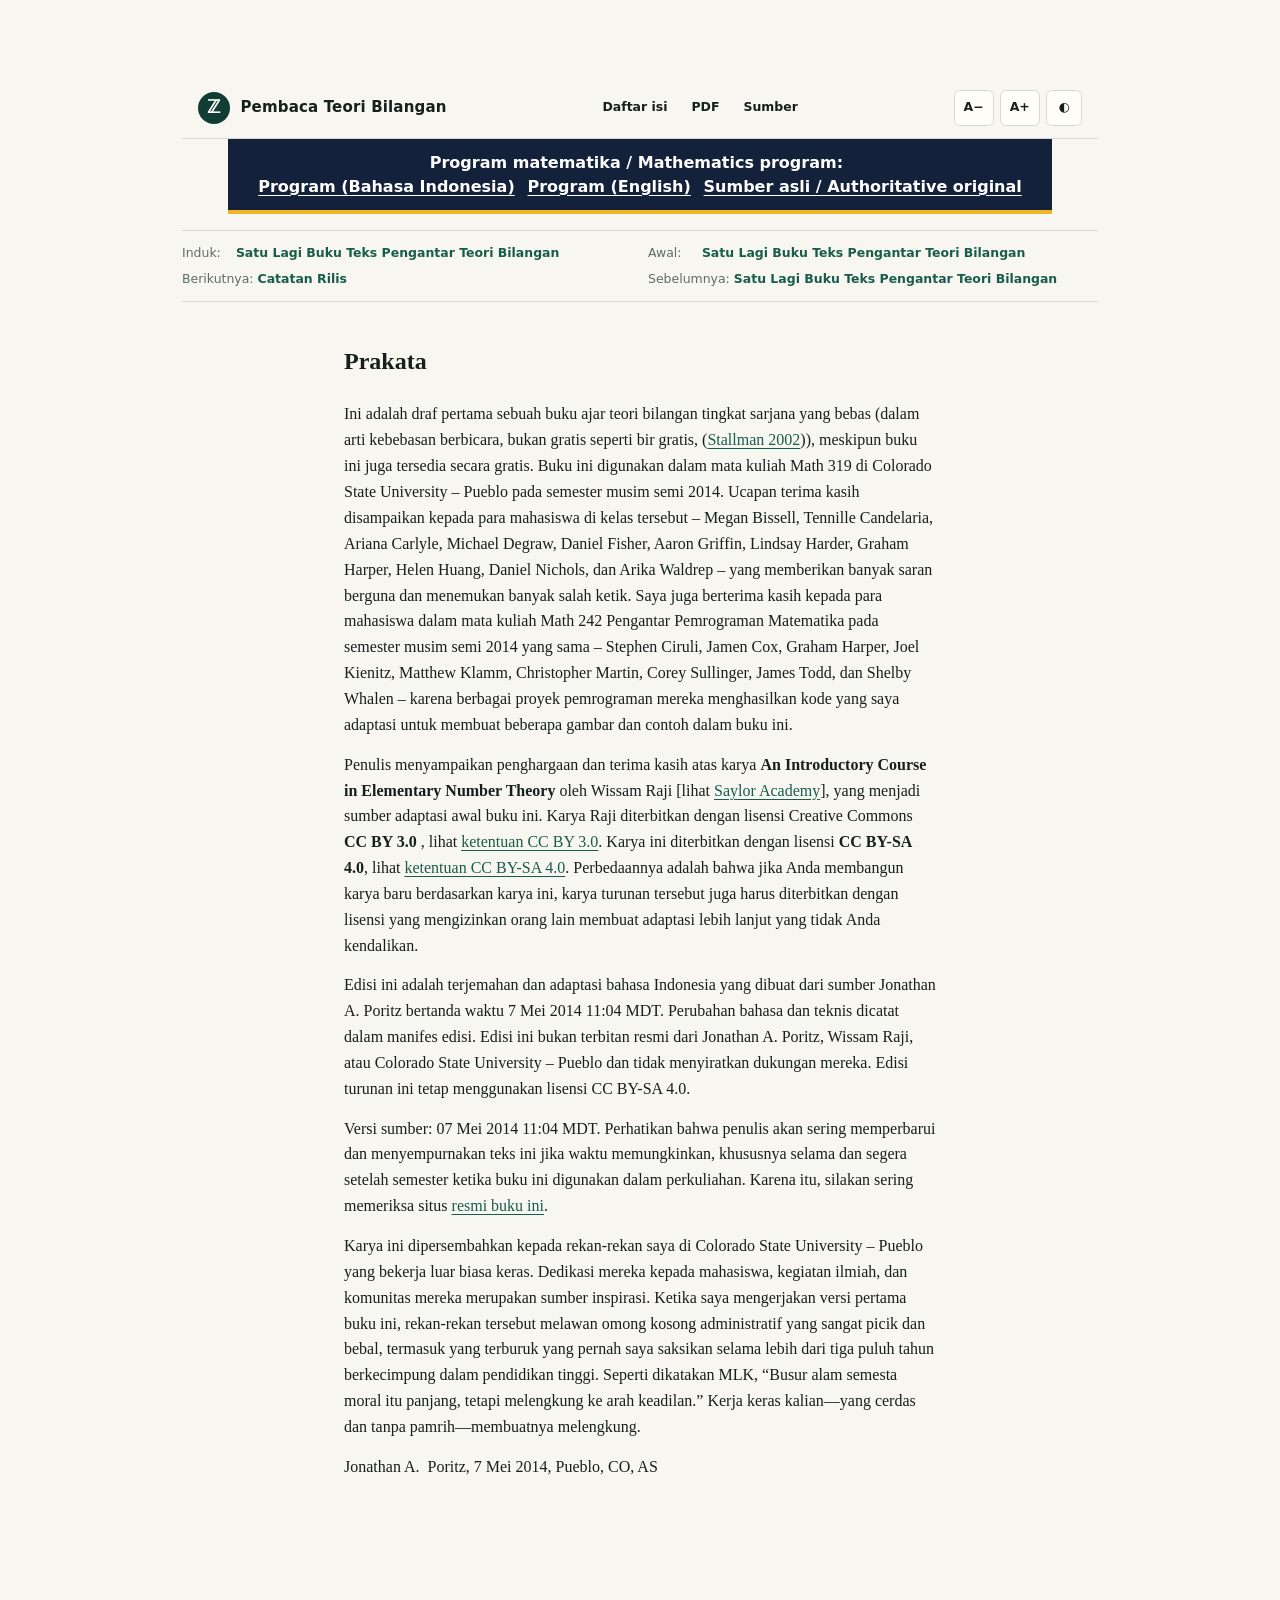
<file: docs/reader/-prakata.html>
<!DOCTYPE html>
<html xmlns="http://www.w3.org/1999/xhtml" lang="id-ID" xml:lang="id-ID">
<head>
  <meta charset="utf-8" />
  <meta name="generator" content="pandoc" />
  <meta name="viewport" content="width=device-width, initial-scale=1.0, user-scalable=yes" />
  <meta name="author" content="Jonathan A. Poritz; berdasarkan karya Wissam Raji" />
  <title>Prakata</title>
  <style>
    div.sitenav { display: flex; flex-direction: row; flex-wrap: wrap; }
    span.navlink { flex: 1; }
    span.navlink-label { display: inline-block; min-width: 4em; }
    /* Default styles provided by pandoc.
    ** See https://pandoc.org/MANUAL.html#variables-for-html for config info.
    */
    span.smallcaps{font-variant: small-caps;}
    div.columns{display: flex; gap: min(4vw, 1.5em);}
    div.column{flex: auto; overflow-x: auto;}
    div.hanging-indent{margin-left: 1.5em; text-indent: -1.5em;}
    /* The extra [class] is a hack that increases specificity enough to
       override a similar rule in reveal.js */
    ul.task-list[class]{list-style: none;}
    ul.task-list li input[type="checkbox"] {
      font-size: inherit;
      width: 0.8em;
      margin: 0 0.8em 0.2em -1.6em;
      vertical-align: middle;
    }
  </style>
  <link rel="stylesheet" href="../site.css" />
  <meta name="description" content="Edisi lengkap bahasa Indonesia yang dapat di-reflow dari buku pengantar teori bilangan dan kriptologi." />
  <link rel="canonical" href="https://kokunoyumeto.github.io/yet-another-introductory-number-theory-textbook-id/reader/-prakata.html" />
  <meta property="og:title" content="Prakata" />
  <meta property="og:type" content="book" />
<!-- program-matematika-federated-nav-style-v1 -->
<link rel="stylesheet" href="../federated-navigation.css" data-program-matematika-nav="v1">
</head>
<body><!-- program-matematika-federated-nav-v1:begin -->
<nav class="program-matematika-federated-nav" aria-label="Navigasi program matematika / Mathematics program navigation"><strong>Program matematika / Mathematics program:</strong><ul><li><a href="https://kokunoyumeto.github.io/program-matematika-indonesia/id/#course-C60" data-program-link="central-id">Program (Bahasa Indonesia)</a></li><li><a href="https://kokunoyumeto.github.io/program-matematika-indonesia/en/#course-C60" data-program-link="central-en">Program (English)</a></li><li><a href="https://www.poritz.net/jonathan/share/yaintt.pdf" data-program-link="authoritative-original-1" rel="external">Sumber asli / Authoritative original</a></li></ul></nav>
<!-- program-matematika-federated-nav-v1:end -->
<nav id="sitenav" aria-label="Navigasi bab">
<div class="sitenav">
<span class="navlink">
<span class="navlink-label">Induk:</span> <a href="index.html" accesskey="u" rel="up">Satu Lagi Buku Teks Pengantar Teori Bilangan</a>
</span>
<span class="navlink">
<span class="navlink-label">Awal:</span> <a href="index.html" accesskey="t" rel="top">Satu Lagi Buku Teks Pengantar Teori Bilangan</a>
</span>
</div>
<div class="sitenav">
<span class="navlink">
<span class="navlink-label">Berikutnya:</span> <a href="-catatan-rilis.html" accesskey="n" rel="next">Catatan Rilis</a>
</span>
<span class="navlink">
<span class="navlink-label">Sebelumnya:</span> <a href="index.html" accesskey="p" rel="previous">Satu Lagi Buku Teks Pengantar Teori Bilangan</a>
</span>
</div>
</nav>

<main id="reader-content" tabindex="-1">
<section id="prakata" class="level1 unnumbered preface">
<h1 class="unnumbered">Prakata</h1>
<p>Ini adalah draf pertama sebuah buku ajar teori bilangan tingkat
sarjana yang bebas (dalam arti kebebasan berbicara, bukan gratis seperti
bir gratis, <span class="citation" data-cites="stallman2002free">(<a
href="-bibliography.html#ref-stallman2002free">Stallman
2002</a>)</span>), meskipun buku ini juga tersedia secara gratis. Buku
ini digunakan dalam mata kuliah Math 319 di Colorado State University –
Pueblo pada semester musim semi 2014. Ucapan terima kasih disampaikan
kepada para mahasiswa di kelas tersebut – Megan Bissell, Tennille
Candelaria, Ariana Carlyle, Michael Degraw, Daniel Fisher, Aaron
Griffin, Lindsay Harder, Graham Harper, Helen Huang, Daniel Nichols, dan
Arika Waldrep – yang memberikan banyak saran berguna dan menemukan
banyak salah ketik. Saya juga berterima kasih kepada para mahasiswa
dalam mata kuliah Math 242 Pengantar Pemrograman Matematika pada
semester musim semi 2014 yang sama – Stephen Ciruli, Jamen Cox, Graham
Harper, Joel Kienitz, Matthew Klamm, Christopher Martin, Corey
Sullinger, James Todd, dan Shelby Whalen – karena berbagai proyek
pemrograman mereka menghasilkan kode yang saya adaptasi untuk membuat
beberapa gambar dan contoh dalam buku ini.</p>
<p>Penulis menyampaikan penghargaan dan terima kasih atas karya
<span><strong>An Introductory Course in Elementary Number
Theory</strong></span> oleh Wissam Raji [lihat <a
href="https://www.saylor.org/books/">Saylor Academy</a>], yang menjadi
sumber adaptasi awal buku ini. Karya Raji diterbitkan dengan lisensi
Creative Commons <span><strong>CC BY 3.0</strong></span> , lihat <a
href="https://creativecommons.org/licenses/by/3.0/">ketentuan CC BY
3.0</a>. Karya ini diterbitkan dengan lisensi <span><strong>CC BY-SA
4.0</strong></span>, lihat <a
href="https://creativecommons.org/licenses/by-sa/4.0/">ketentuan CC
BY-SA 4.0</a>. Perbedaannya adalah bahwa jika Anda membangun karya baru
berdasarkan karya ini, karya turunan tersebut juga harus diterbitkan
dengan lisensi yang mengizinkan orang lain membuat adaptasi lebih lanjut
yang tidak Anda kendalikan.</p>
<p>Edisi ini adalah terjemahan dan adaptasi bahasa Indonesia yang dibuat
dari sumber Jonathan A. Poritz bertanda waktu 7 Mei 2014 11:04 MDT.
Perubahan bahasa dan teknis dicatat dalam manifes edisi. Edisi ini bukan
terbitan resmi dari Jonathan A. Poritz, Wissam Raji, atau Colorado State
University – Pueblo dan tidak menyiratkan dukungan mereka. Edisi turunan
ini tetap menggunakan lisensi CC BY-SA 4.0.</p>
<p>Versi sumber: 07 Mei 2014 11:04 MDT. Perhatikan bahwa penulis akan
sering memperbarui dan menyempurnakan teks ini jika waktu memungkinkan,
khususnya selama dan segera setelah semester ketika buku ini digunakan
dalam perkuliahan. Karena itu, silakan sering memeriksa situs <a
href="https://www.poritz.net/jonathan/share/yaintt/">resmi buku
ini</a>.</p>
<p>Karya ini dipersembahkan kepada rekan-rekan saya di Colorado State
University – Pueblo yang bekerja luar biasa keras. Dedikasi mereka
kepada mahasiswa, kegiatan ilmiah, dan komunitas mereka merupakan sumber
inspirasi. Ketika saya mengerjakan versi pertama buku ini, rekan-rekan
tersebut melawan omong kosong administratif yang sangat picik dan bebal,
termasuk yang terburuk yang pernah saya saksikan selama lebih dari tiga
puluh tahun berkecimpung dalam pendidikan tinggi. Seperti dikatakan MLK,
“Busur alam semesta moral itu panjang, tetapi melengkung ke arah
keadilan.” Kerja keras kalian—yang cerdas dan tanpa pamrih—membuatnya
melengkung.</p>
<p>Jonathan A.  Poritz, 7 Mei 2014, Pueblo, CO, AS</p>
</section>
</main>

<script src="../reader.js"></script>
</body>
</html>
</file>
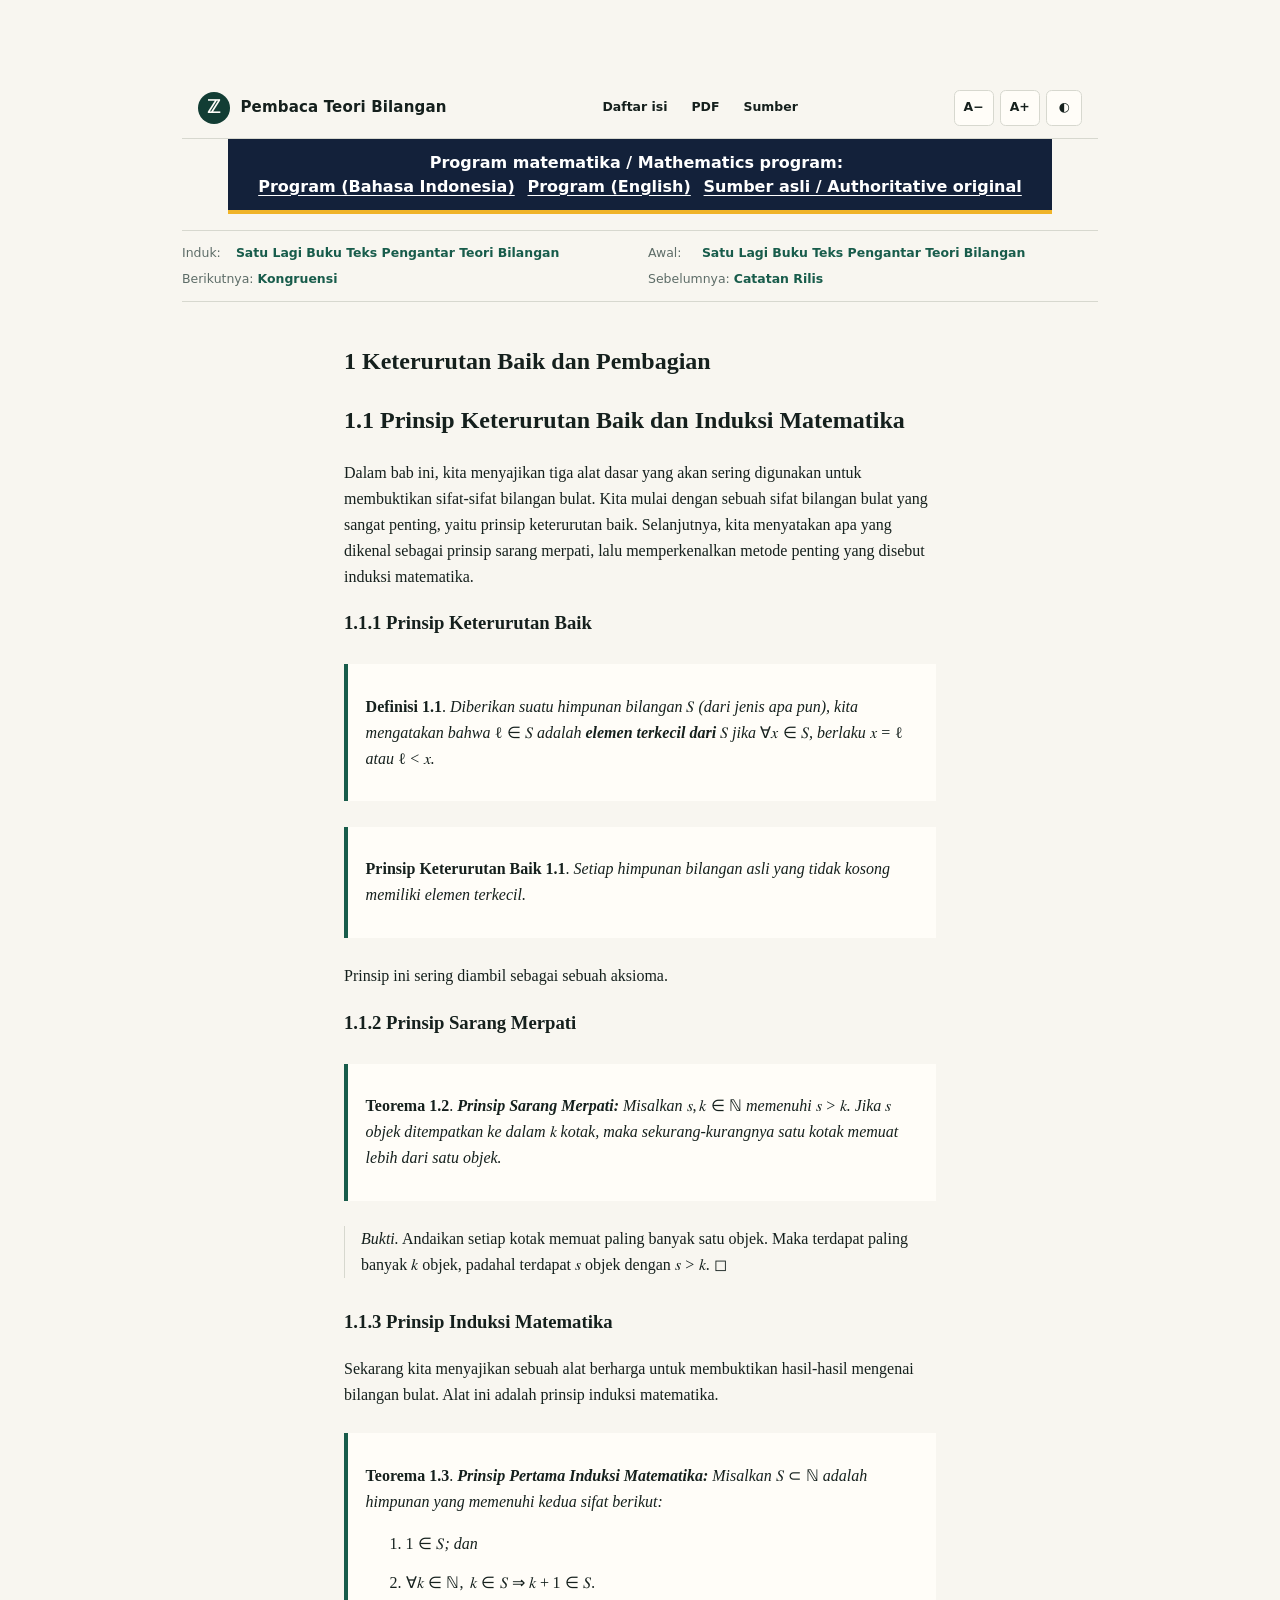
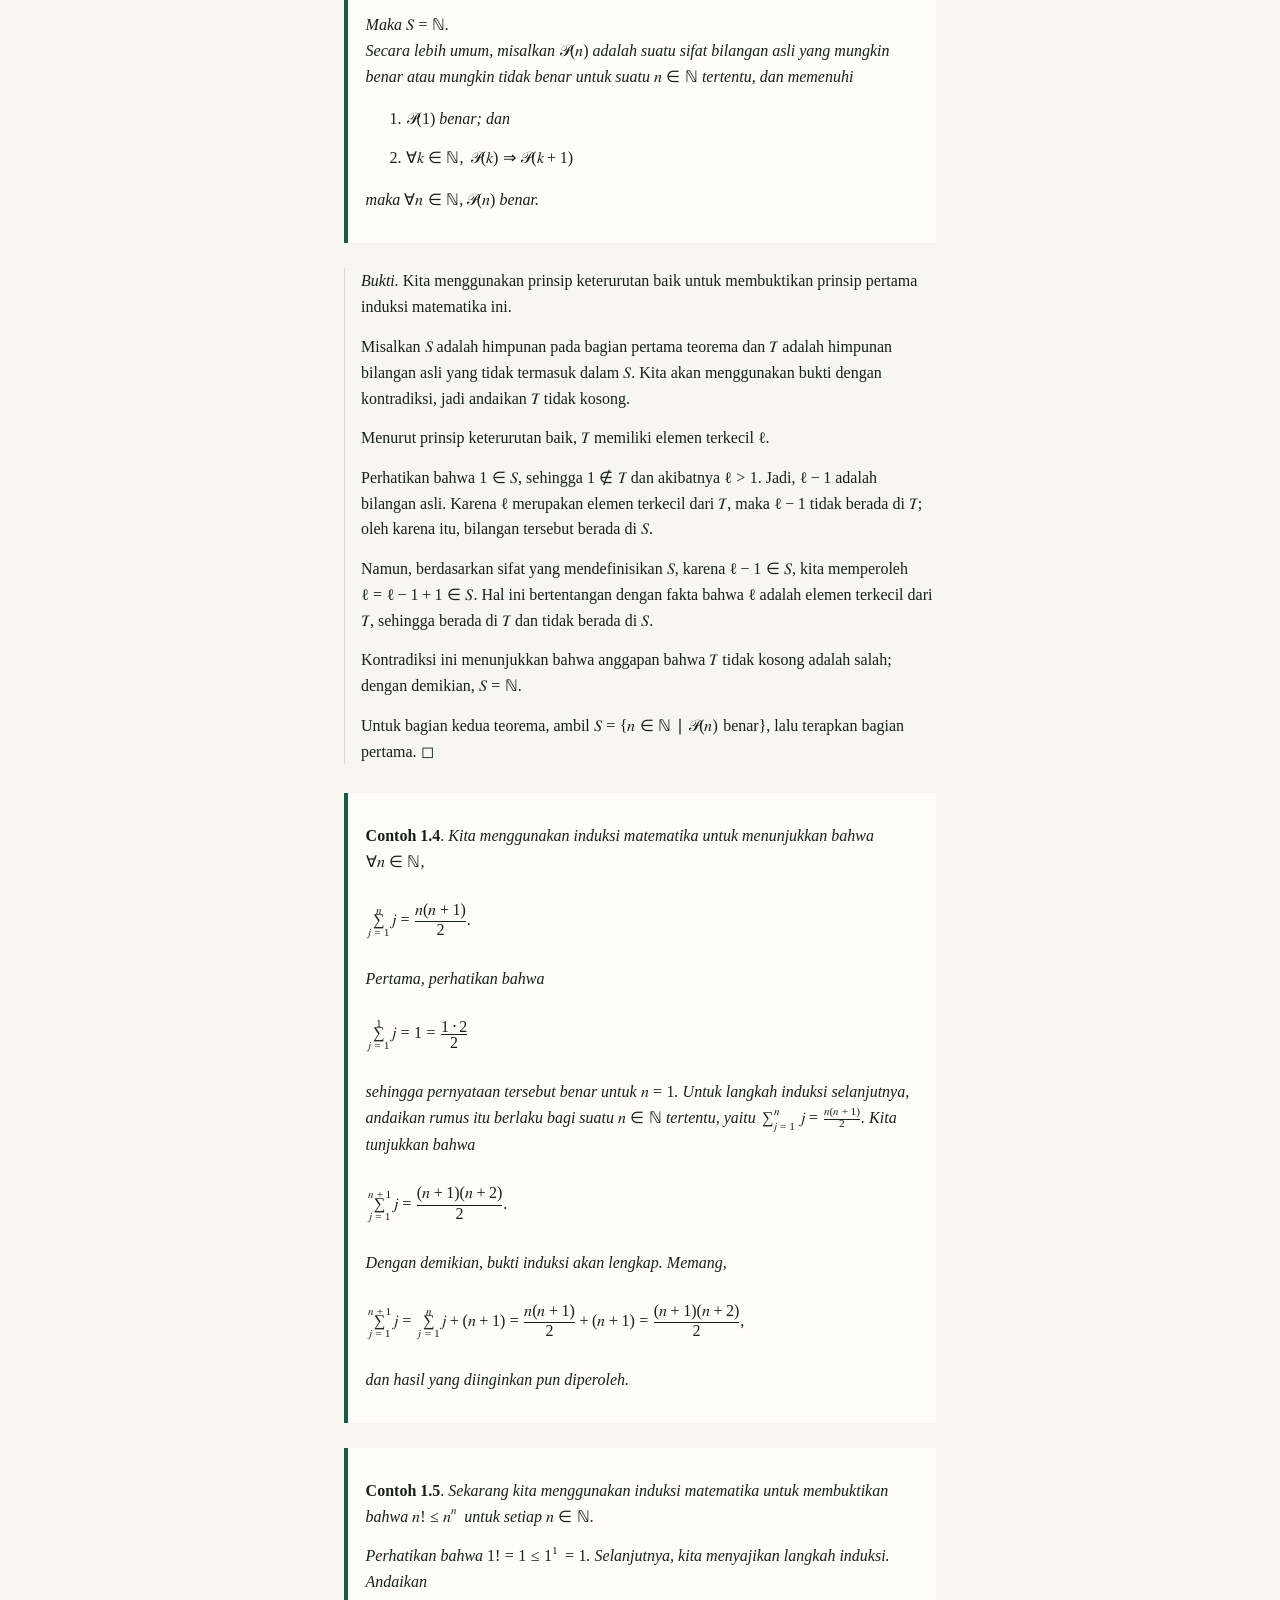
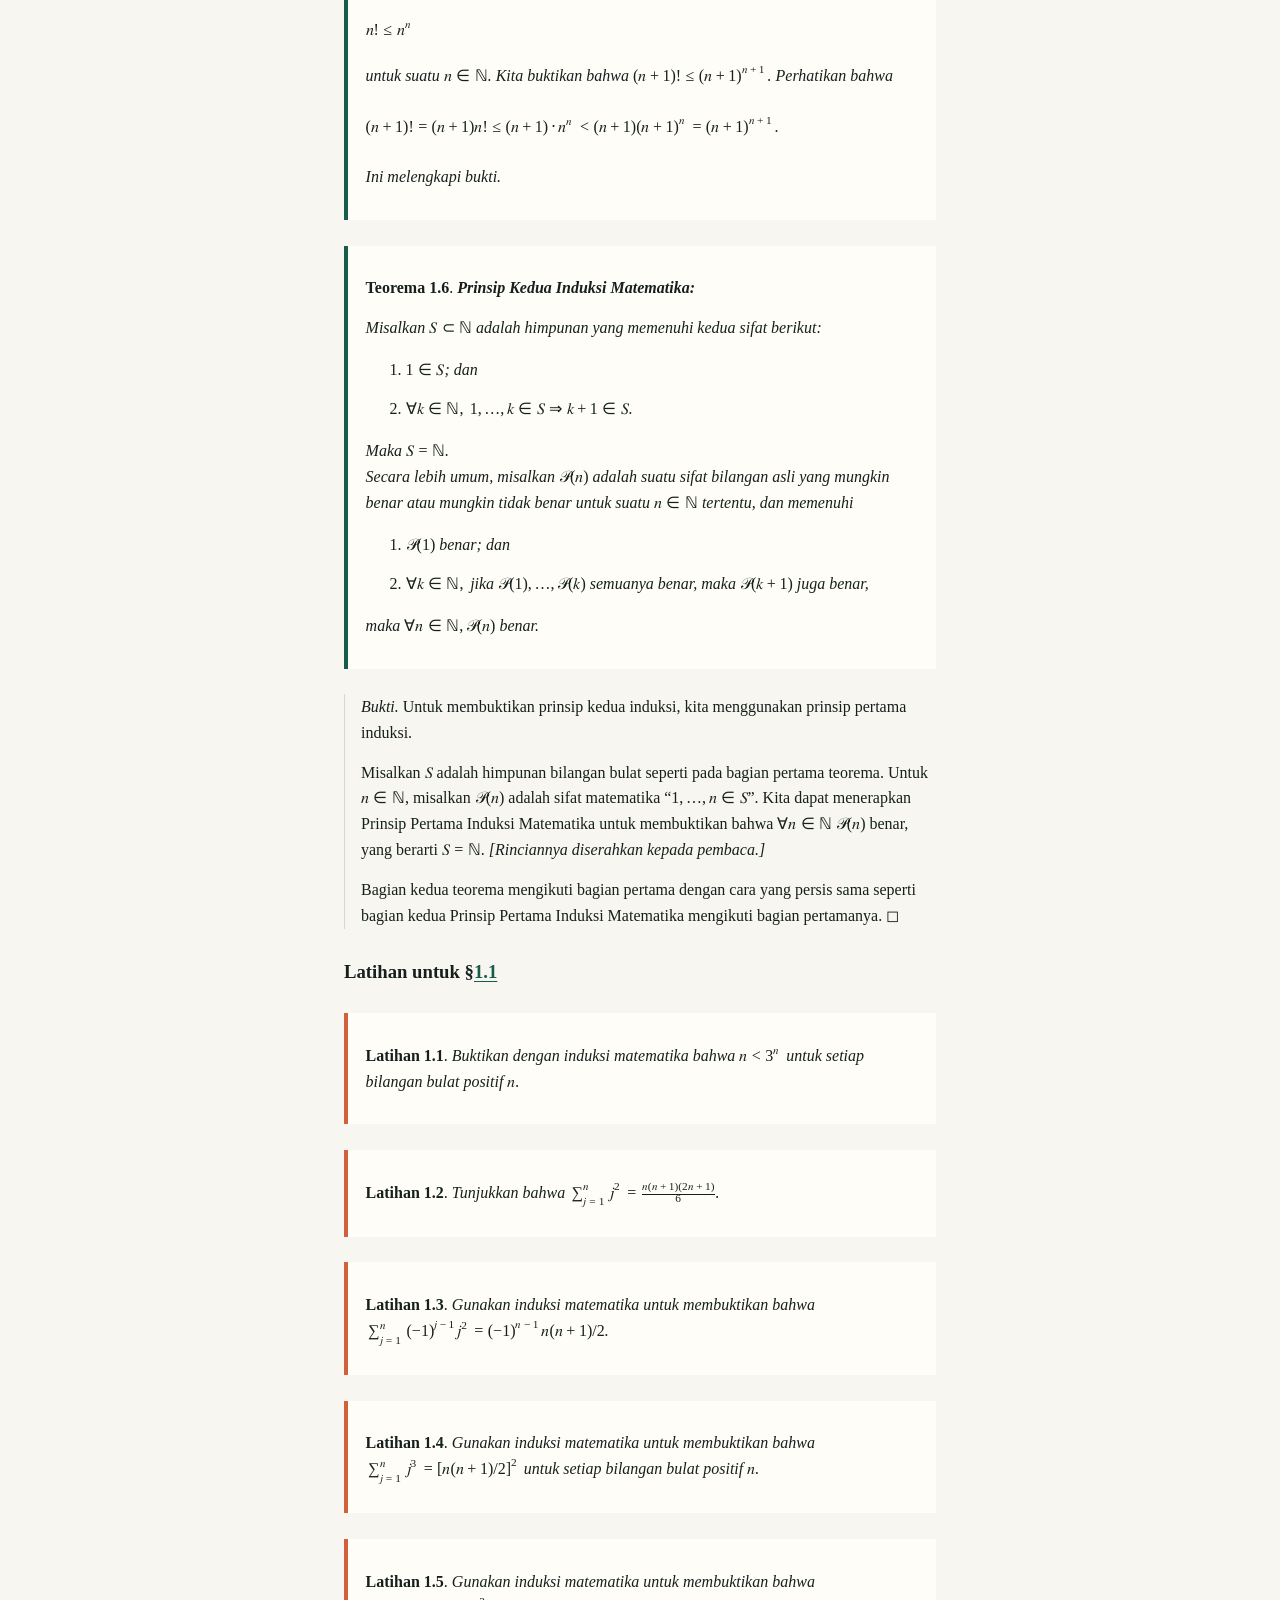
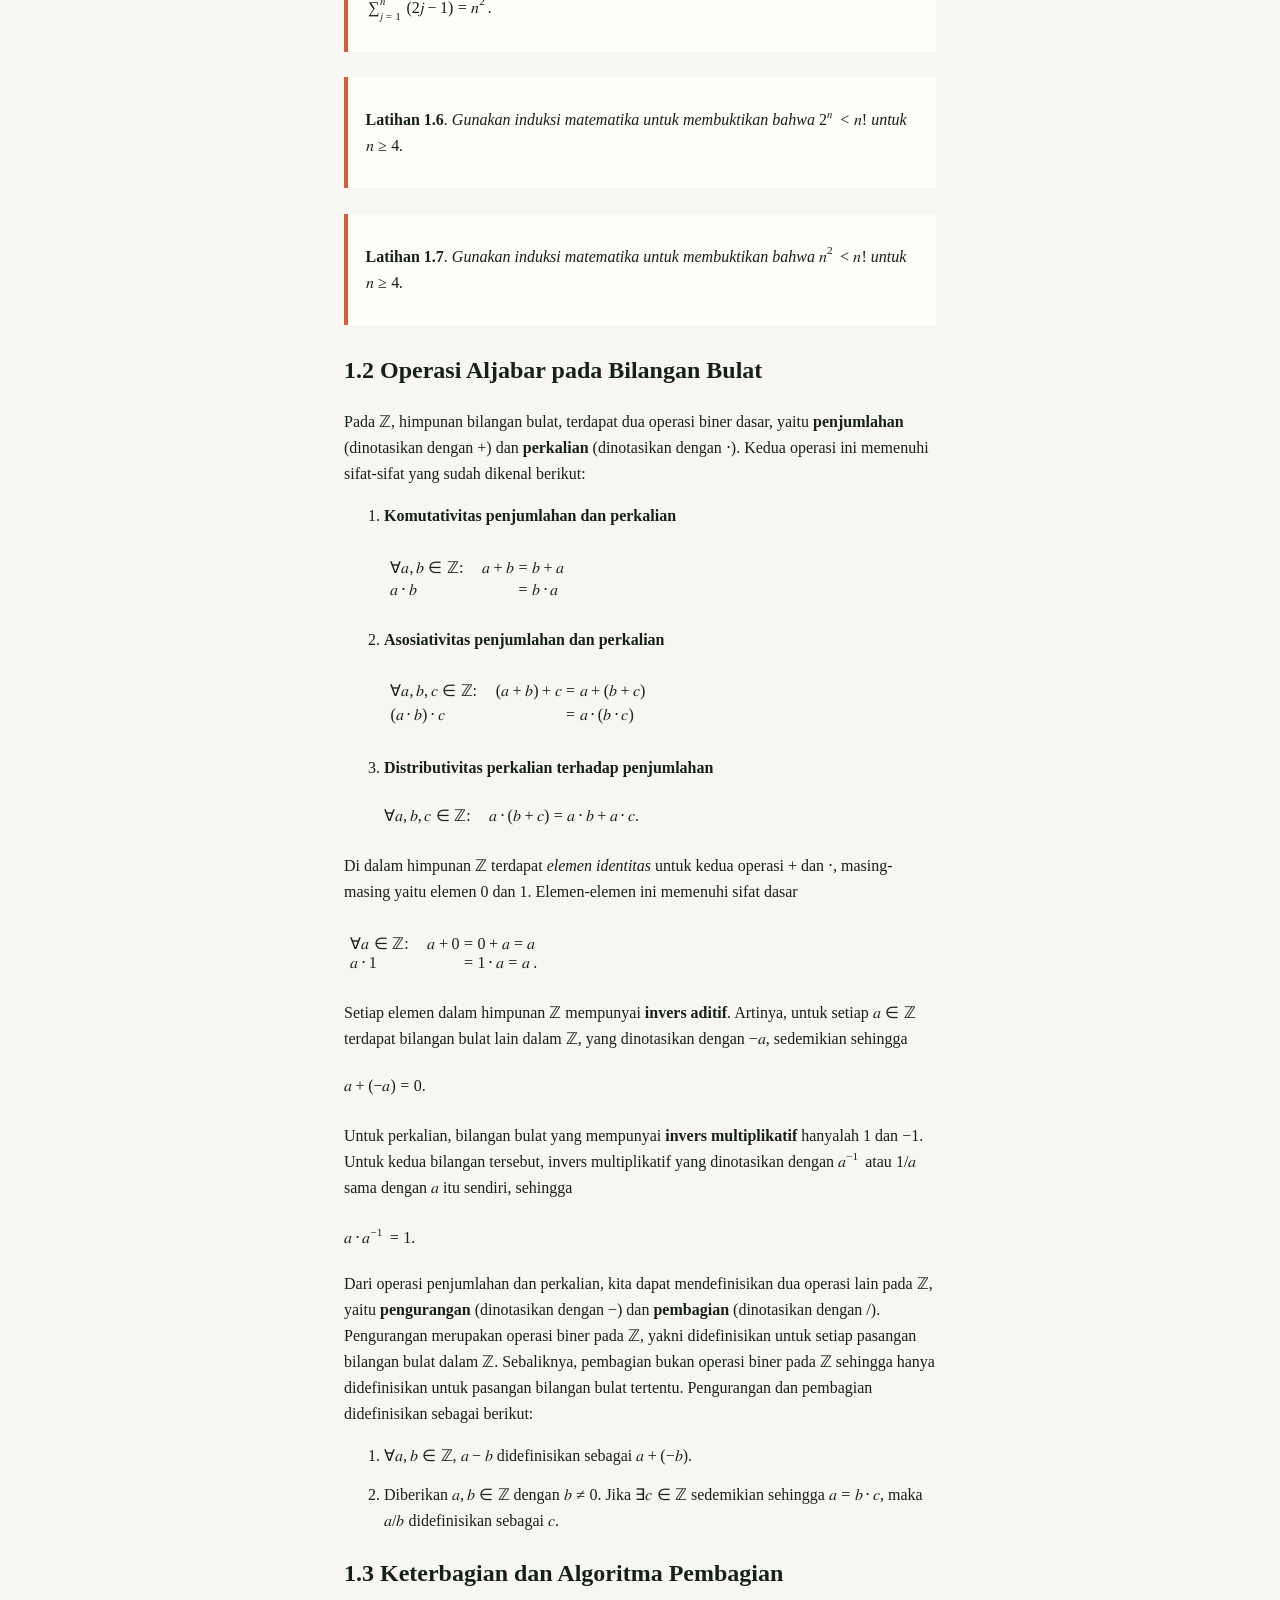
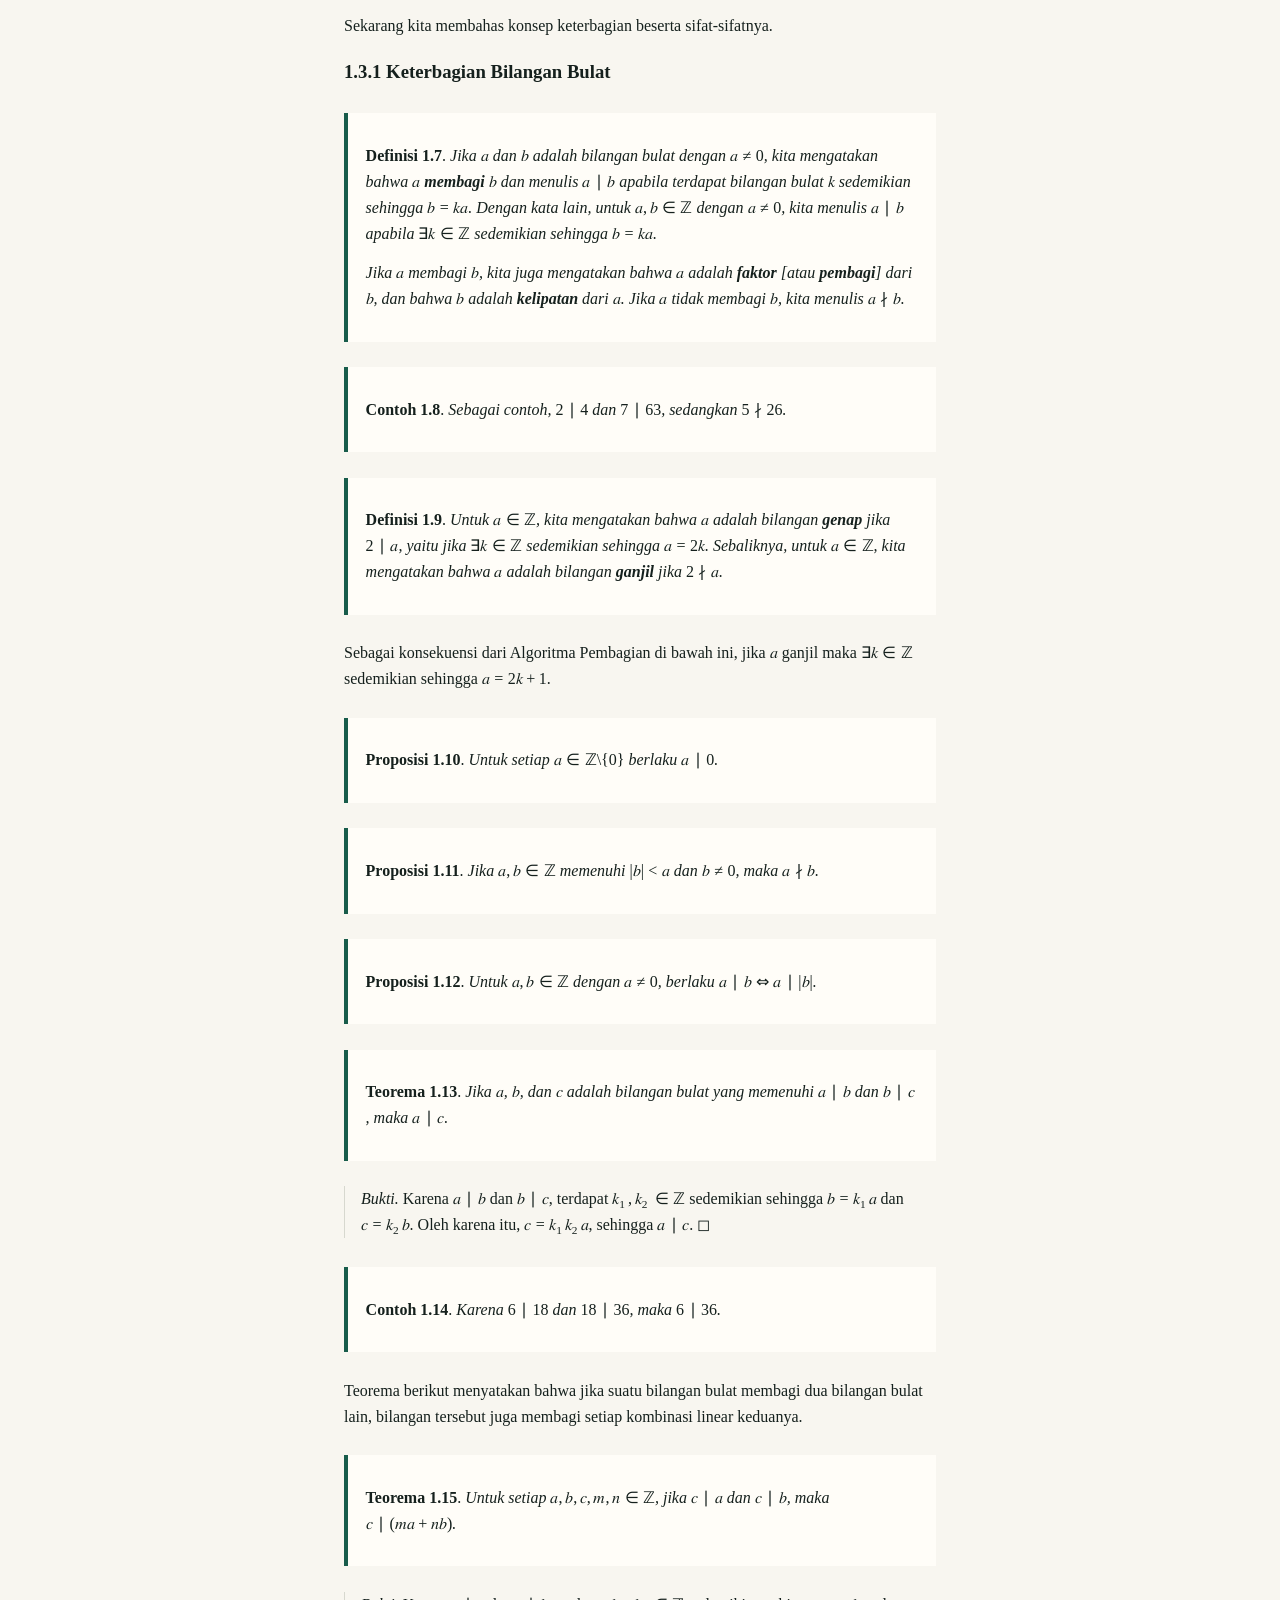
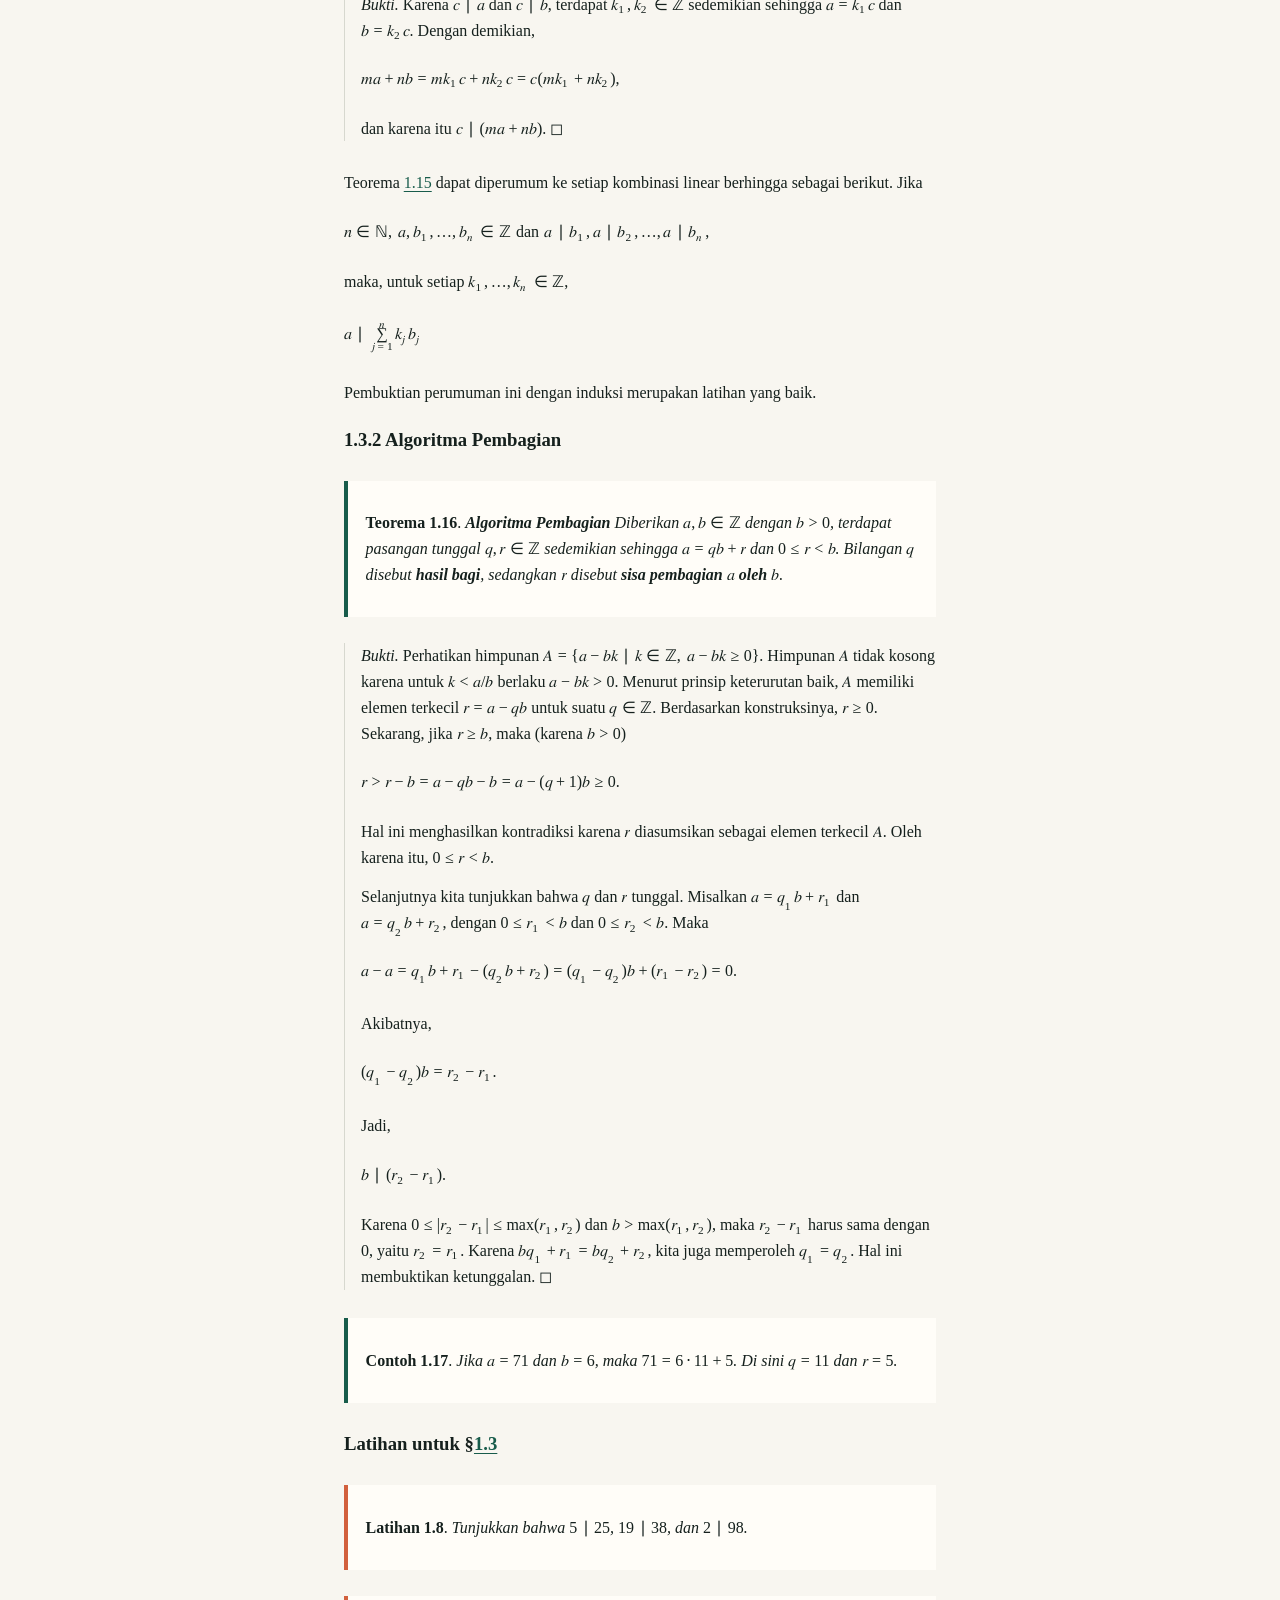
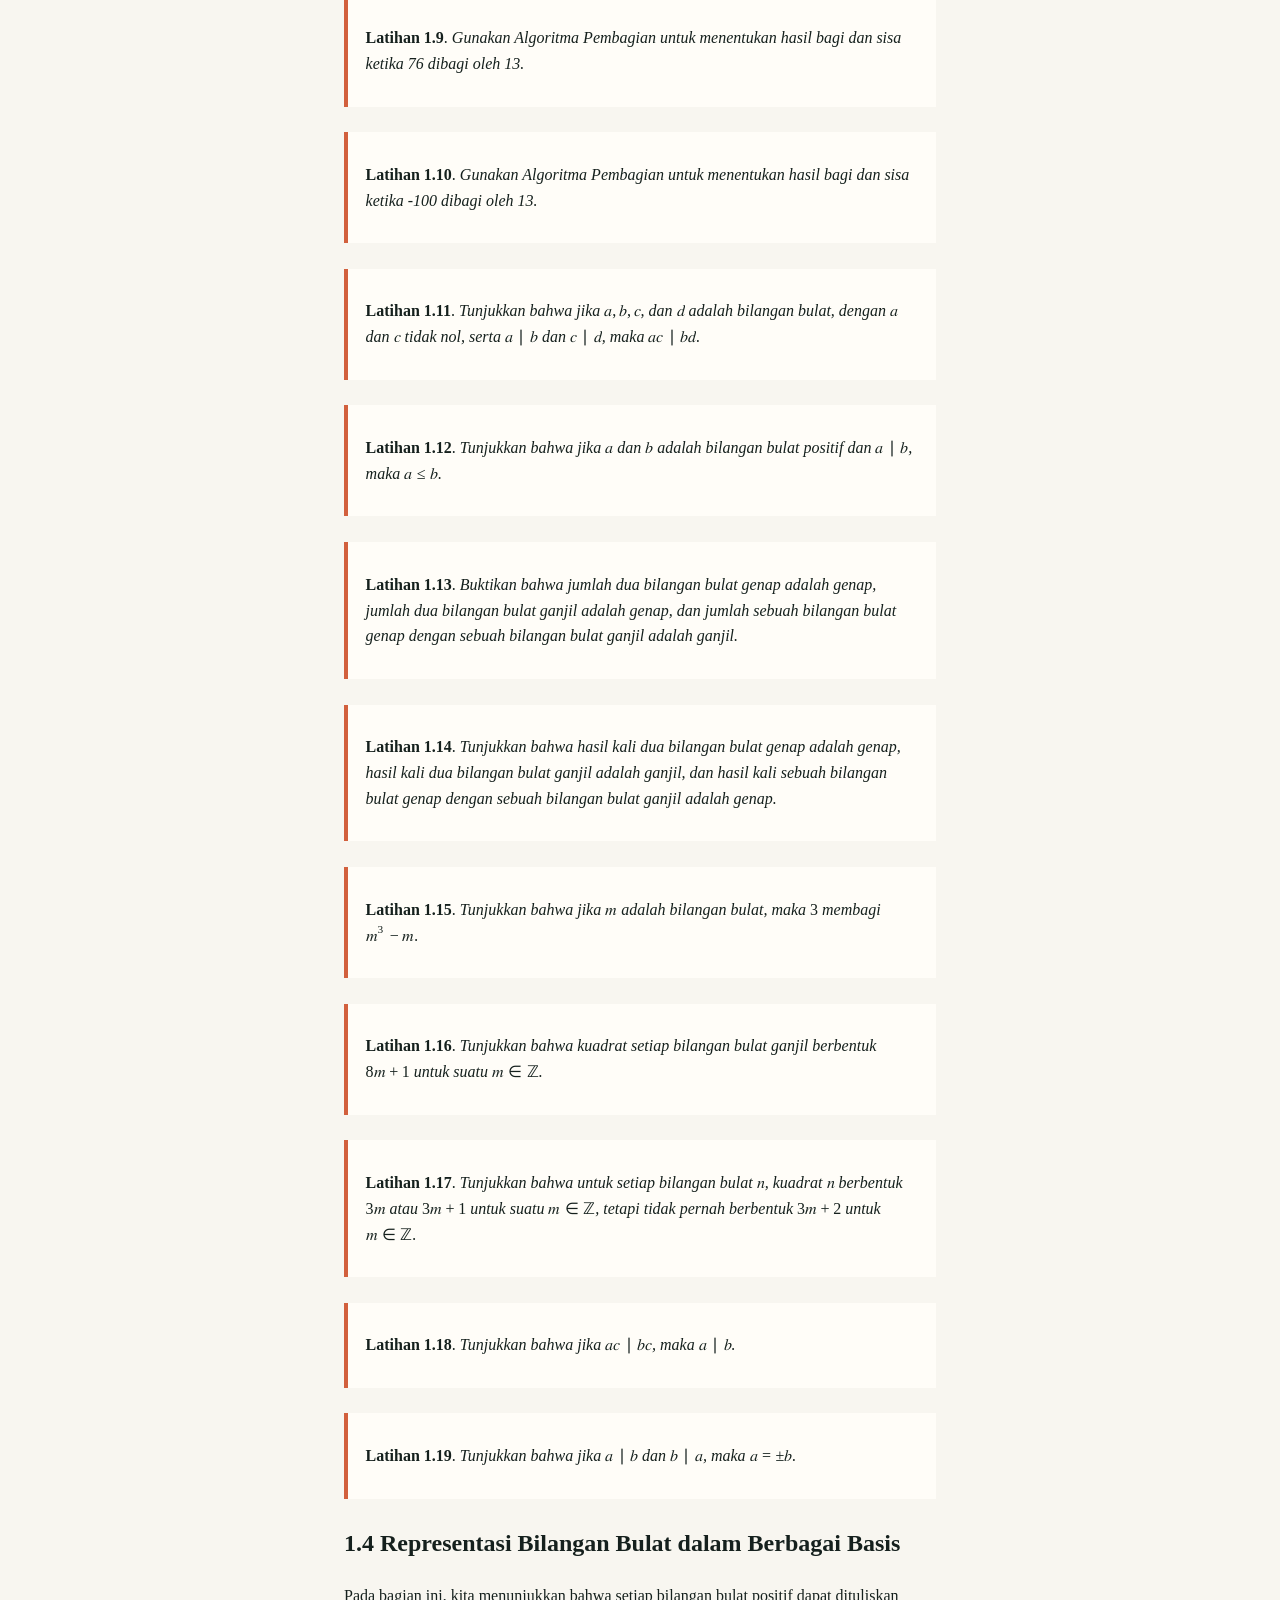
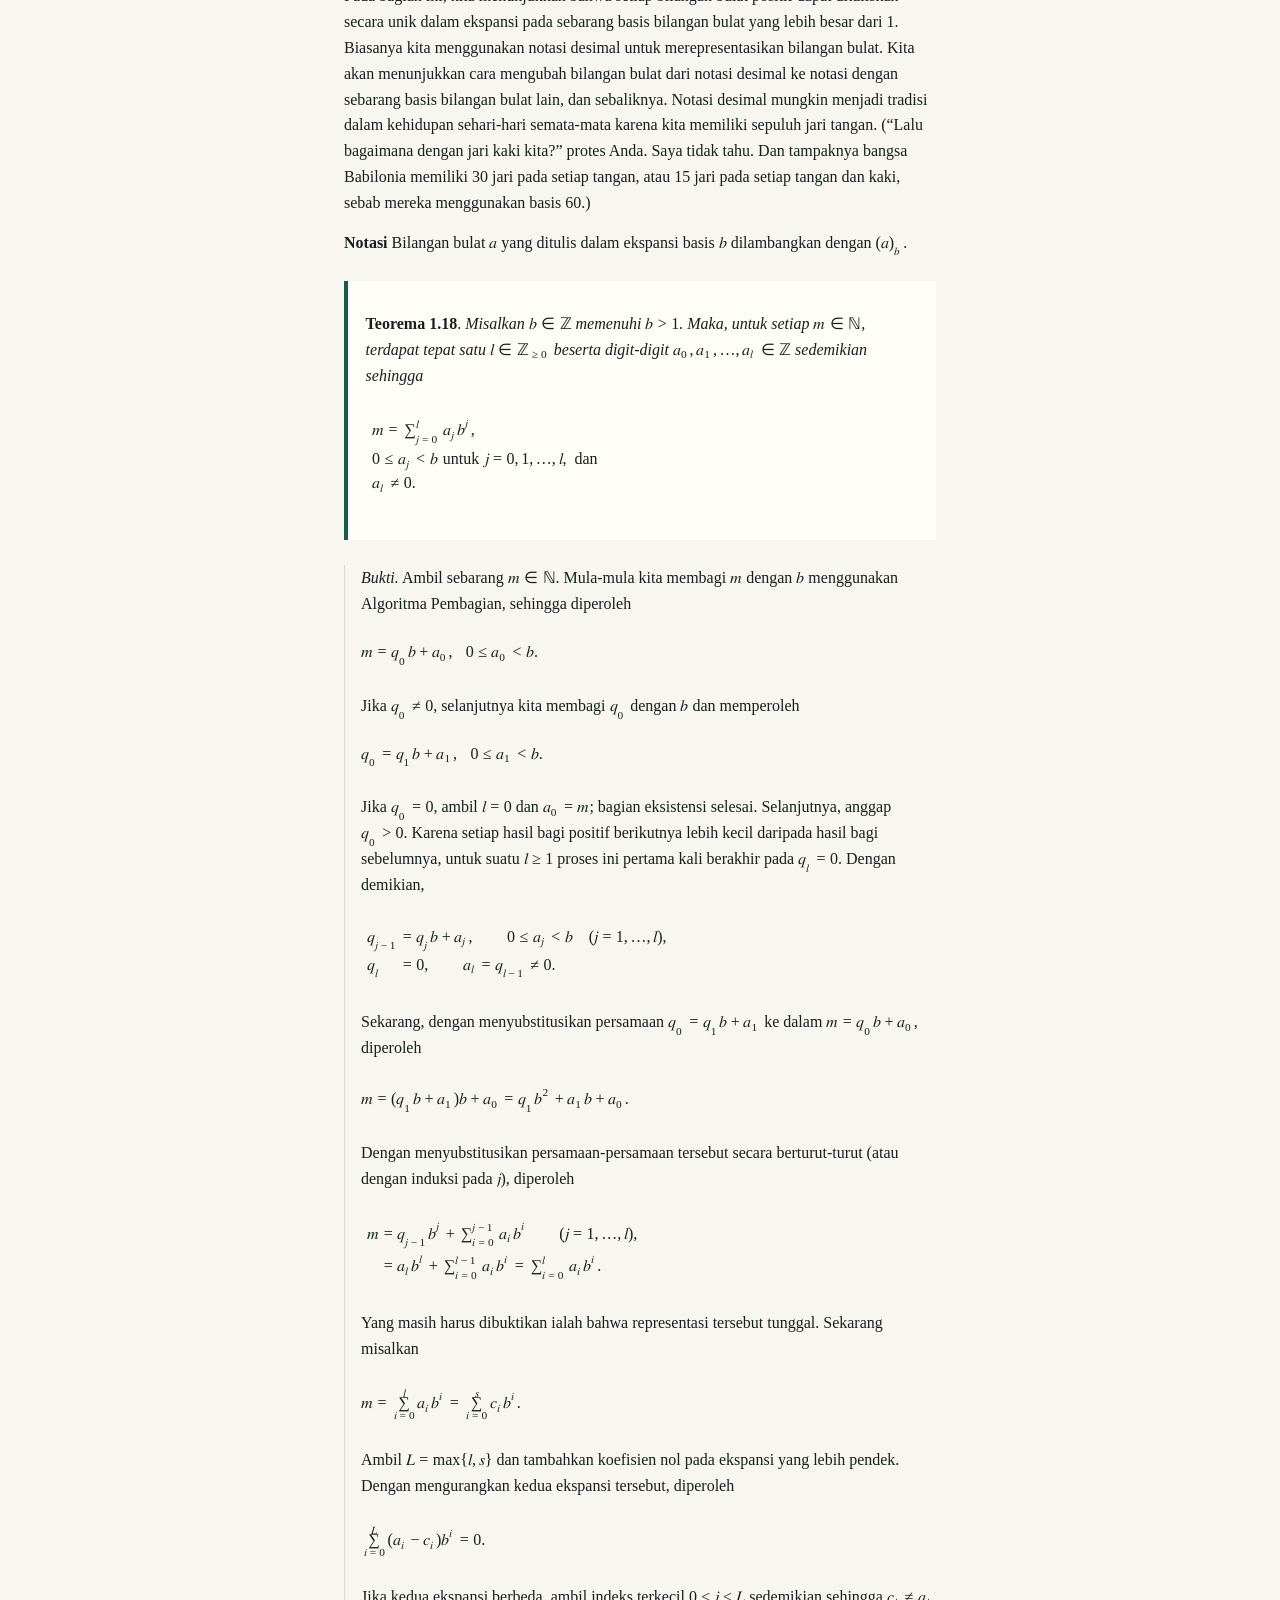
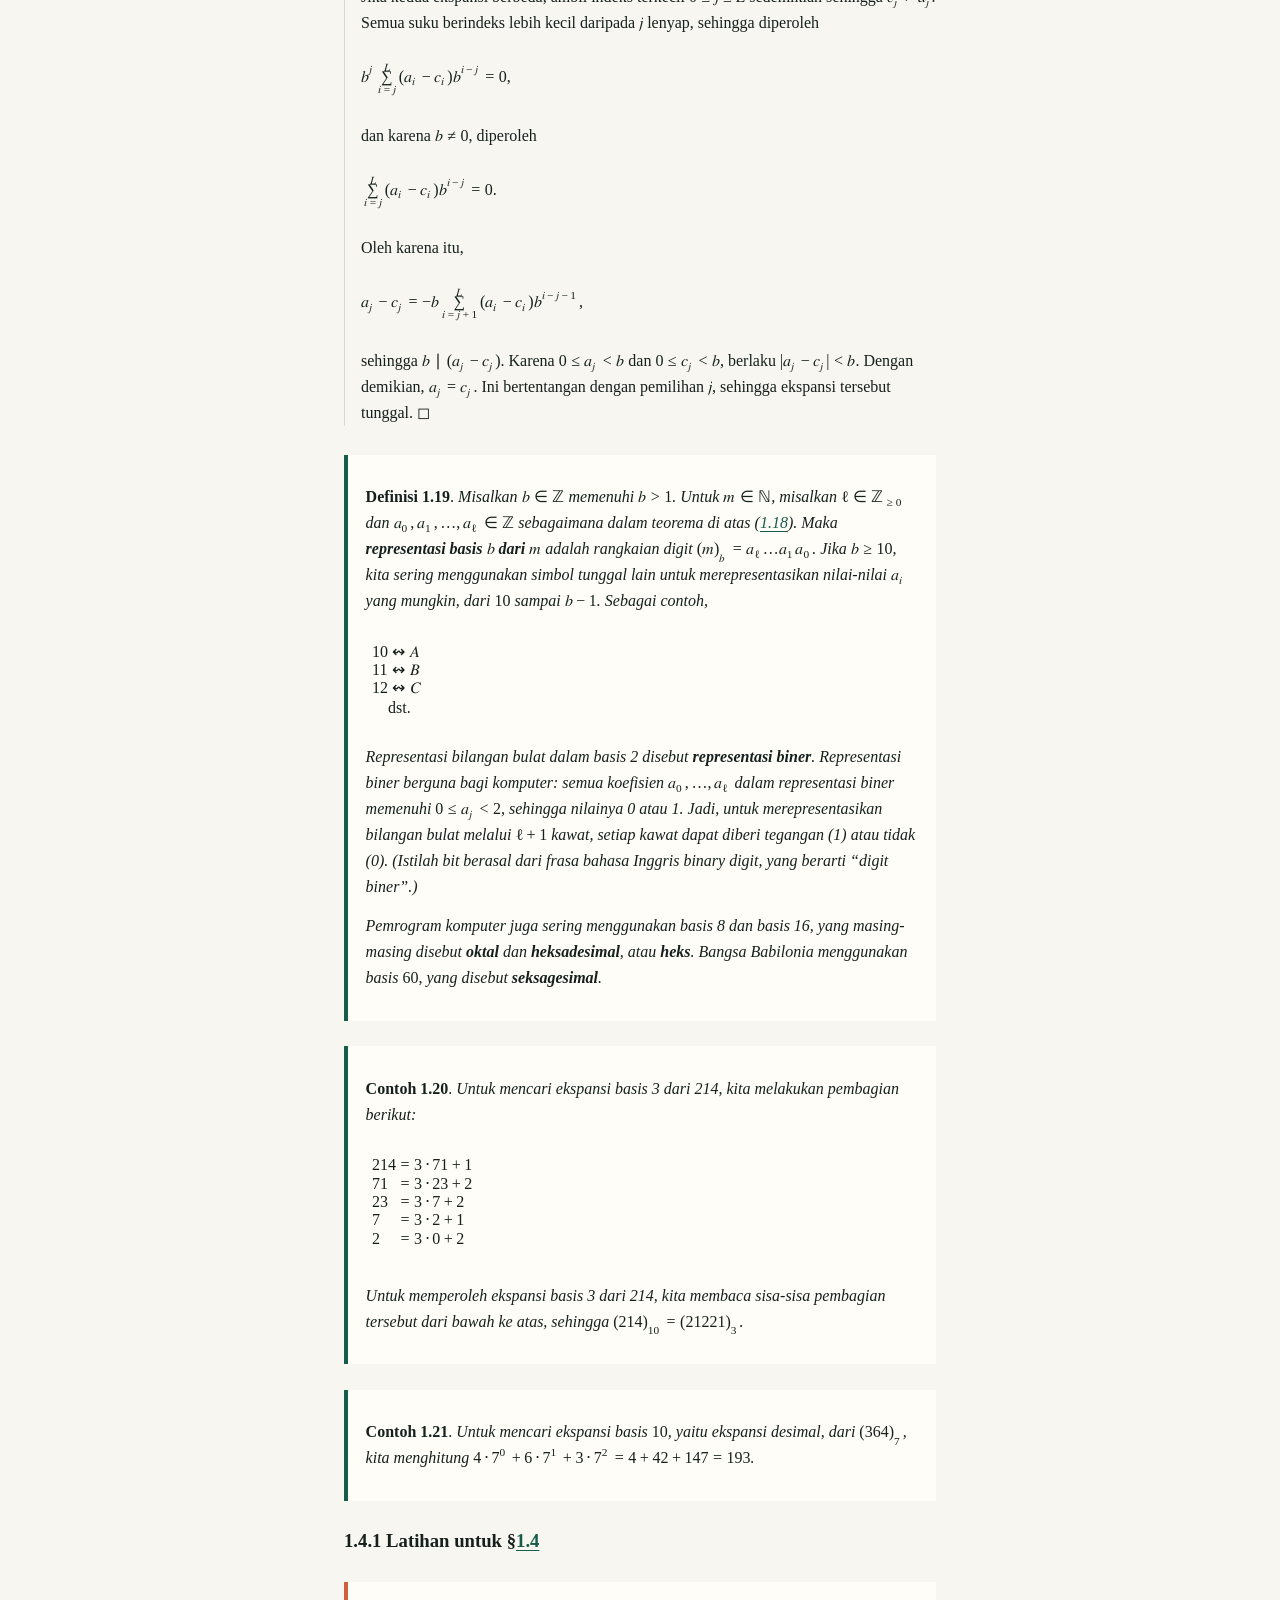
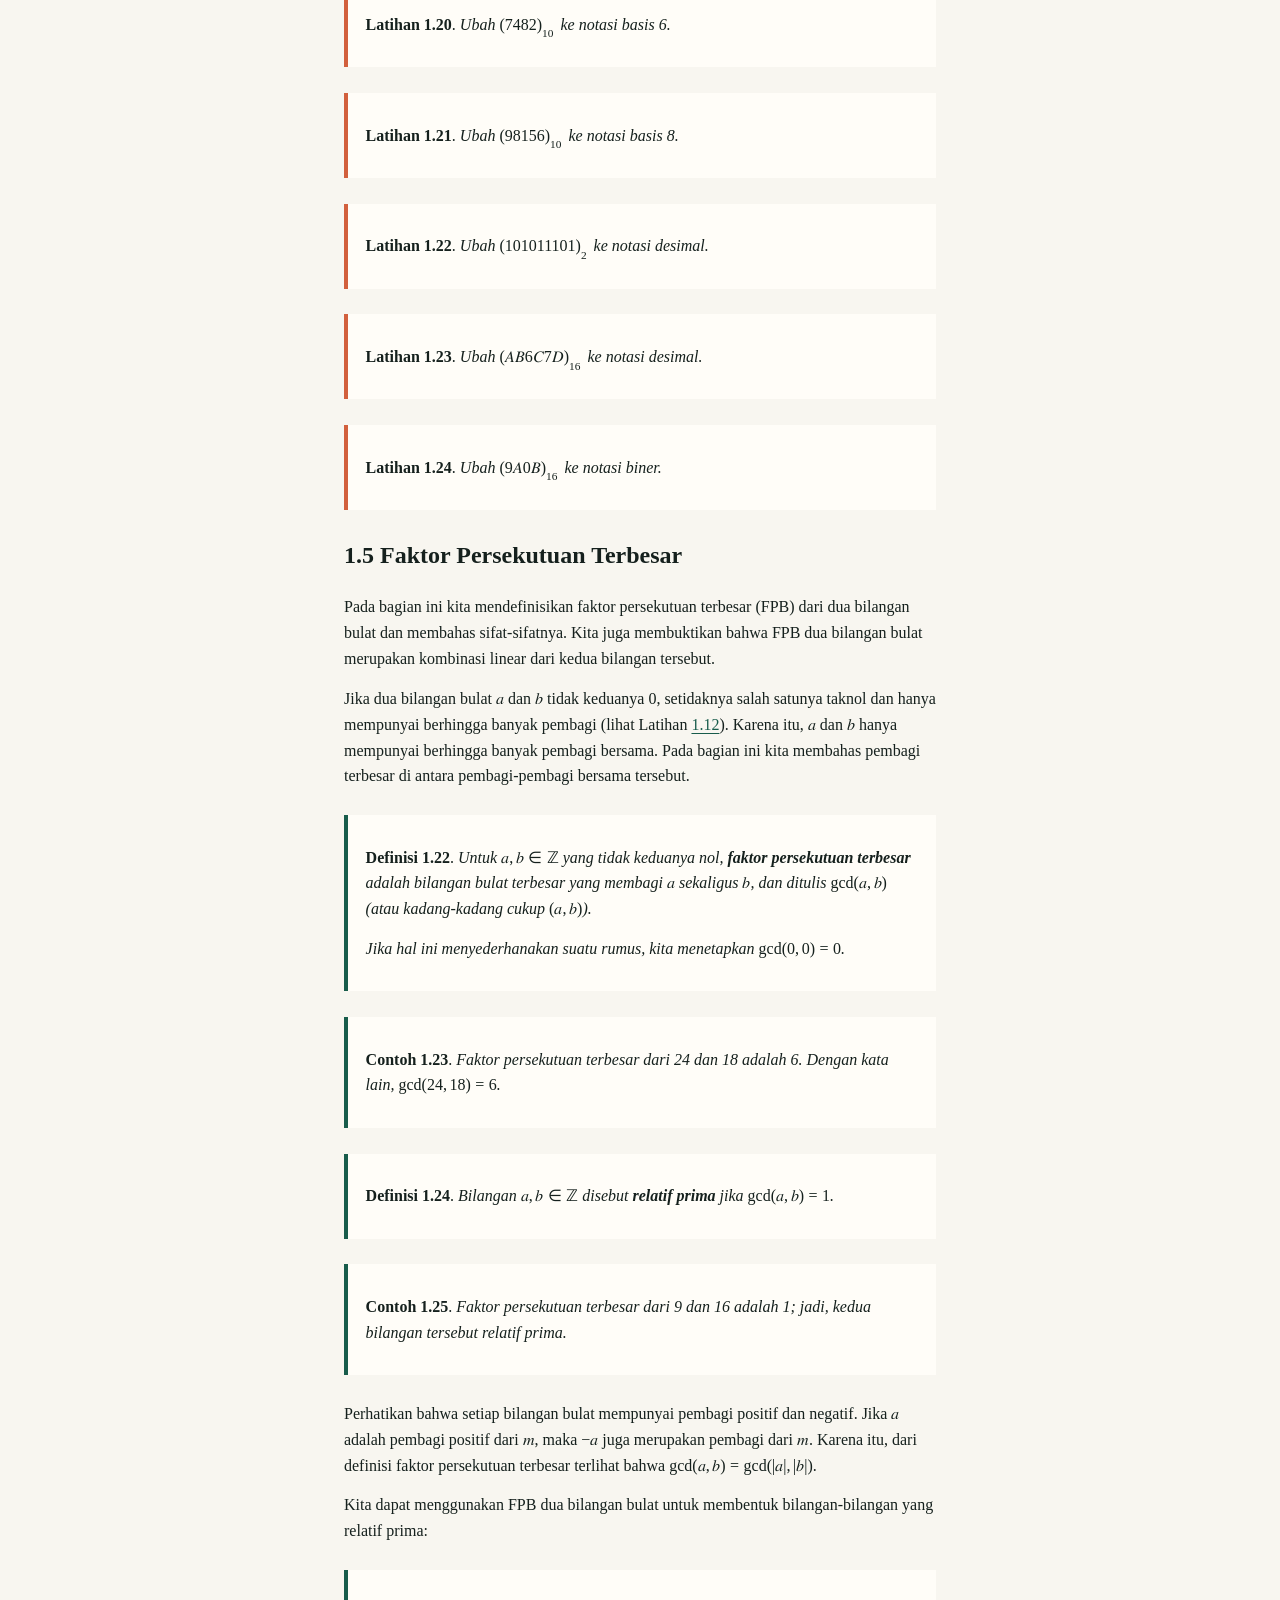
<file: docs/reader/1-chap-WOaD.html>
<!DOCTYPE html>
<html xmlns="http://www.w3.org/1999/xhtml" lang="id-ID" xml:lang="id-ID">
<head>
  <meta charset="utf-8" />
  <meta name="generator" content="pandoc" />
  <meta name="viewport" content="width=device-width, initial-scale=1.0, user-scalable=yes" />
  <meta name="author" content="Jonathan A. Poritz; berdasarkan karya Wissam Raji" />
  <title>Keterurutan Baik dan Pembagian</title>
  <style>
    div.sitenav { display: flex; flex-direction: row; flex-wrap: wrap; }
    span.navlink { flex: 1; }
    span.navlink-label { display: inline-block; min-width: 4em; }
    /* Default styles provided by pandoc.
    ** See https://pandoc.org/MANUAL.html#variables-for-html for config info.
    */
    span.smallcaps{font-variant: small-caps;}
    div.columns{display: flex; gap: min(4vw, 1.5em);}
    div.column{flex: auto; overflow-x: auto;}
    div.hanging-indent{margin-left: 1.5em; text-indent: -1.5em;}
    /* The extra [class] is a hack that increases specificity enough to
       override a similar rule in reveal.js */
    ul.task-list[class]{list-style: none;}
    ul.task-list li input[type="checkbox"] {
      font-size: inherit;
      width: 0.8em;
      margin: 0 0.8em 0.2em -1.6em;
      vertical-align: middle;
    }
  </style>
  <link rel="stylesheet" href="../site.css" />
  <meta name="description" content="Edisi lengkap bahasa Indonesia yang dapat di-reflow dari buku pengantar teori bilangan dan kriptologi." />
  <link rel="canonical" href="https://kokunoyumeto.github.io/yet-another-introductory-number-theory-textbook-id/reader/1-chap-WOaD.html" />
  <meta property="og:title" content="Keterurutan Baik dan Pembagian" />
  <meta property="og:type" content="book" />
<!-- program-matematika-federated-nav-style-v1 -->
<link rel="stylesheet" href="../federated-navigation.css" data-program-matematika-nav="v1">
</head>
<body><!-- program-matematika-federated-nav-v1:begin -->
<nav class="program-matematika-federated-nav" aria-label="Navigasi program matematika / Mathematics program navigation"><strong>Program matematika / Mathematics program:</strong><ul><li><a href="https://kokunoyumeto.github.io/program-matematika-indonesia/id/#course-C60" data-program-link="central-id">Program (Bahasa Indonesia)</a></li><li><a href="https://kokunoyumeto.github.io/program-matematika-indonesia/en/#course-C60" data-program-link="central-en">Program (English)</a></li><li><a href="https://www.poritz.net/jonathan/share/yaintt.pdf" data-program-link="authoritative-original-1" rel="external">Sumber asli / Authoritative original</a></li></ul></nav>
<!-- program-matematika-federated-nav-v1:end -->
<nav id="sitenav" aria-label="Navigasi bab">
<div class="sitenav">
<span class="navlink">
<span class="navlink-label">Induk:</span> <a href="index.html" accesskey="u" rel="up">Satu Lagi Buku Teks Pengantar Teori Bilangan</a>
</span>
<span class="navlink">
<span class="navlink-label">Awal:</span> <a href="index.html" accesskey="t" rel="top">Satu Lagi Buku Teks Pengantar Teori Bilangan</a>
</span>
</div>
<div class="sitenav">
<span class="navlink">
<span class="navlink-label">Berikutnya:</span> <a href="2-chap-Cs.html" accesskey="n" rel="next">Kongruensi</a>
</span>
<span class="navlink">
<span class="navlink-label">Sebelumnya:</span> <a href="-catatan-rilis.html" accesskey="p" rel="previous">Catatan Rilis</a>
</span>
</div>
</nav>

<main id="reader-content" tabindex="-1">
<section id="chap-WOaD" class="level1" data-number="1">
<h1 data-number="1"><span class="header-section-number">1</span>
Keterurutan Baik dan Pembagian</h1>
<section id="sec-WOPaMI" class="level2" data-number="1.1">
<h2 data-number="1.1"><span class="header-section-number">1.1</span>
Prinsip Keterurutan Baik dan Induksi Matematika</h2>
<div class="discussion">
<p>Dalam bab ini, kita menyajikan tiga alat dasar yang akan sering
digunakan untuk membuktikan sifat-sifat bilangan bulat. Kita mulai
dengan sebuah sifat bilangan bulat yang sangat penting, yaitu prinsip
keterurutan baik. Selanjutnya, kita menyatakan apa yang dikenal sebagai
prinsip sarang merpati, lalu memperkenalkan metode penting yang disebut
induksi matematika.</p>
</div>
<section id="prinsip-keterurutan-baik" class="level3"
data-number="1.1.1">
<h3 data-number="1.1.1"><span class="header-section-number">1.1.1</span>
<strong>Prinsip Keterurutan Baik</strong></h3>
<div class="definition">
<p><strong>Definisi 1.1</strong>. <em>Diberikan suatu himpunan bilangan
<math display="inline" xmlns="http://www.w3.org/1998/Math/MathML"><semantics><mi>S</mi><annotation encoding="application/x-tex">S</annotation></semantics></math>
(dari jenis apa pun), kita mengatakan bahwa
<math display="inline" xmlns="http://www.w3.org/1998/Math/MathML"><semantics><mrow><mi>ℓ</mi><mo>∈</mo><mi>S</mi></mrow><annotation encoding="application/x-tex">\ell\in S</annotation></semantics></math>
adalah <span><strong>elemen terkecil dari
<math display="inline" xmlns="http://www.w3.org/1998/Math/MathML"><semantics><mi>S</mi><annotation encoding="application/x-tex">S</annotation></semantics></math></strong></span>
jika
<math display="inline" xmlns="http://www.w3.org/1998/Math/MathML"><semantics><mrow><mo>∀</mo><mi>x</mi><mo>∈</mo><mi>S</mi></mrow><annotation encoding="application/x-tex">\forall x\in S</annotation></semantics></math>,
berlaku
<math display="inline" xmlns="http://www.w3.org/1998/Math/MathML"><semantics><mrow><mi>x</mi><mo>=</mo><mi>ℓ</mi></mrow><annotation encoding="application/x-tex">x=\ell</annotation></semantics></math>
atau
<math display="inline" xmlns="http://www.w3.org/1998/Math/MathML"><semantics><mrow><mi>ℓ</mi><mo>&lt;</mo><mi>x</mi></mrow><annotation encoding="application/x-tex">\ell&lt;x</annotation></semantics></math>.</em></p>
</div>
<div class="WOprinciple">
<p><strong>Prinsip Keterurutan Baik 1.1</strong>. <em>Setiap himpunan
bilangan asli yang tidak kosong memiliki elemen terkecil.</em></p>
</div>
<div class="discussion">
<p>Prinsip ini sering diambil sebagai sebuah aksioma.</p>
</div>
</section>
<section id="prinsip-sarang-merpati" class="level3" data-number="1.1.2">
<h3 data-number="1.1.2"><span class="header-section-number">1.1.2</span>
<strong>Prinsip Sarang Merpati</strong></h3>
<div id="thm-pigeonhole" class="theorem">
<p><strong>Teorema 1.2</strong>. <em><strong>Prinsip Sarang
Merpati:</strong> Misalkan
<math display="inline" xmlns="http://www.w3.org/1998/Math/MathML"><semantics><mrow><mi>s</mi><mo>,</mo><mi>k</mi><mo>∈</mo><mi mathvariant="double-struck">ℕ</mi></mrow><annotation encoding="application/x-tex">s,k\in{\mathbb N}</annotation></semantics></math>
memenuhi
<math display="inline" xmlns="http://www.w3.org/1998/Math/MathML"><semantics><mrow><mi>s</mi><mo>&gt;</mo><mi>k</mi></mrow><annotation encoding="application/x-tex">s&gt;k</annotation></semantics></math>.
Jika
<math display="inline" xmlns="http://www.w3.org/1998/Math/MathML"><semantics><mi>s</mi><annotation encoding="application/x-tex">s</annotation></semantics></math>
objek ditempatkan ke dalam
<math display="inline" xmlns="http://www.w3.org/1998/Math/MathML"><semantics><mi>k</mi><annotation encoding="application/x-tex">k</annotation></semantics></math>
kotak, maka sekurang-kurangnya satu kotak memuat lebih dari satu
objek.</em></p>
</div>
<div class="proof">
<p><em>Bukti.</em> Andaikan setiap kotak memuat paling banyak satu
objek. Maka terdapat paling banyak
<math display="inline" xmlns="http://www.w3.org/1998/Math/MathML"><semantics><mi>k</mi><annotation encoding="application/x-tex">k</annotation></semantics></math>
objek, padahal terdapat
<math display="inline" xmlns="http://www.w3.org/1998/Math/MathML"><semantics><mi>s</mi><annotation encoding="application/x-tex">s</annotation></semantics></math>
objek dengan
<math display="inline" xmlns="http://www.w3.org/1998/Math/MathML"><semantics><mrow><mi>s</mi><mo>&gt;</mo><mi>k</mi></mrow><annotation encoding="application/x-tex">s&gt;k</annotation></semantics></math>. ◻</p>
</div>
</section>
<section id="prinsip-induksi-matematika" class="level3"
data-number="1.1.3">
<h3 data-number="1.1.3"><span class="header-section-number">1.1.3</span>
<strong>Prinsip Induksi Matematika</strong></h3>
<div class="discussion">
<p>Sekarang kita menyajikan sebuah alat berharga untuk membuktikan
hasil-hasil mengenai bilangan bulat. Alat ini adalah prinsip induksi
matematika.</p>
</div>
<div class="theorem">
<p><strong>Teorema 1.3</strong>. <em><strong>Prinsip Pertama Induksi
Matematika:</strong> Misalkan
<math display="inline" xmlns="http://www.w3.org/1998/Math/MathML"><semantics><mrow><mi>S</mi><mo>⊂</mo><mi mathvariant="double-struck">ℕ</mi></mrow><annotation encoding="application/x-tex">S\subset{\mathbb N}</annotation></semantics></math>
adalah himpunan yang memenuhi kedua sifat berikut:</em></p>
<ol>
<li><p><em><math display="inline" xmlns="http://www.w3.org/1998/Math/MathML"><semantics><mrow><mn>1</mn><mo>∈</mo><mi>S</mi></mrow><annotation encoding="application/x-tex">1\in S</annotation></semantics></math>;
dan</em></p></li>
<li><p><em><math display="inline" xmlns="http://www.w3.org/1998/Math/MathML"><semantics><mrow><mo>∀</mo><mi>k</mi><mo>∈</mo><mi mathvariant="double-struck">ℕ</mi><mo>,</mo><mspace width="0.222em"></mspace><mi>k</mi><mo>∈</mo><mi>S</mi><mo>⇒</mo><mi>k</mi><mo>+</mo><mn>1</mn><mo>∈</mo><mi>S</mi></mrow><annotation encoding="application/x-tex">\forall k\in{\mathbb N},\ k\in S\Rightarrow k+1\in S</annotation></semantics></math>.</em></p></li>
</ol>
<p><em>Maka
<math display="inline" xmlns="http://www.w3.org/1998/Math/MathML"><semantics><mrow><mi>S</mi><mo>=</mo><mi mathvariant="double-struck">ℕ</mi></mrow><annotation encoding="application/x-tex">S={\mathbb N}</annotation></semantics></math>.<br />
Secara lebih umum, misalkan
<math display="inline" xmlns="http://www.w3.org/1998/Math/MathML"><semantics><mrow><mi mathvariant="script">𝒫</mi><mo stretchy="false" form="prefix">(</mo><mi>n</mi><mo stretchy="false" form="postfix">)</mo></mrow><annotation encoding="application/x-tex">{\mathcal P}(n)</annotation></semantics></math>
adalah suatu sifat bilangan asli yang mungkin benar atau mungkin tidak
benar untuk suatu
<math display="inline" xmlns="http://www.w3.org/1998/Math/MathML"><semantics><mrow><mi>n</mi><mo>∈</mo><mi mathvariant="double-struck">ℕ</mi></mrow><annotation encoding="application/x-tex">n\in{\mathbb N}</annotation></semantics></math>
tertentu, dan memenuhi</em></p>
<ol>
<li><p><em><math display="inline" xmlns="http://www.w3.org/1998/Math/MathML"><semantics><mrow><mi mathvariant="script">𝒫</mi><mo stretchy="false" form="prefix">(</mo><mn>1</mn><mo stretchy="false" form="postfix">)</mo></mrow><annotation encoding="application/x-tex">{\mathcal P}(1)</annotation></semantics></math>
benar; dan</em></p></li>
<li><p><em><math display="inline" xmlns="http://www.w3.org/1998/Math/MathML"><semantics><mrow><mo>∀</mo><mi>k</mi><mo>∈</mo><mi mathvariant="double-struck">ℕ</mi><mo>,</mo><mspace width="0.222em"></mspace><mi mathvariant="script">𝒫</mi><mo stretchy="false" form="prefix">(</mo><mi>k</mi><mo stretchy="false" form="postfix">)</mo><mo>⇒</mo><mi mathvariant="script">𝒫</mi><mo stretchy="false" form="prefix">(</mo><mi>k</mi><mo>+</mo><mn>1</mn><mo stretchy="false" form="postfix">)</mo></mrow><annotation encoding="application/x-tex">\forall k\in{\mathbb N},\ {\mathcal P}(k)\Rightarrow{\mathcal P}(k+1)</annotation></semantics></math></em></p></li>
</ol>
<p><em>maka
<math display="inline" xmlns="http://www.w3.org/1998/Math/MathML"><semantics><mrow><mo>∀</mo><mi>n</mi><mo>∈</mo><mi mathvariant="double-struck">ℕ</mi><mo>,</mo><mi mathvariant="script">𝒫</mi><mo stretchy="false" form="prefix">(</mo><mi>n</mi><mo stretchy="false" form="postfix">)</mo></mrow><annotation encoding="application/x-tex">\forall n\in{\mathbb N}, {\mathcal P}(n)</annotation></semantics></math>
benar.</em></p>
</div>
<div class="proof">
<p><em>Bukti.</em> Kita menggunakan prinsip keterurutan baik untuk
membuktikan prinsip pertama induksi matematika ini.</p>
<p>Misalkan
<math display="inline" xmlns="http://www.w3.org/1998/Math/MathML"><semantics><mi>S</mi><annotation encoding="application/x-tex">S</annotation></semantics></math>
adalah himpunan pada bagian pertama teorema dan
<math display="inline" xmlns="http://www.w3.org/1998/Math/MathML"><semantics><mi>T</mi><annotation encoding="application/x-tex">T</annotation></semantics></math>
adalah himpunan bilangan asli yang tidak termasuk dalam
<math display="inline" xmlns="http://www.w3.org/1998/Math/MathML"><semantics><mi>S</mi><annotation encoding="application/x-tex">S</annotation></semantics></math>.
Kita akan menggunakan bukti dengan kontradiksi, jadi andaikan
<math display="inline" xmlns="http://www.w3.org/1998/Math/MathML"><semantics><mi>T</mi><annotation encoding="application/x-tex">T</annotation></semantics></math>
tidak kosong.</p>
<p>Menurut prinsip keterurutan baik,
<math display="inline" xmlns="http://www.w3.org/1998/Math/MathML"><semantics><mi>T</mi><annotation encoding="application/x-tex">T</annotation></semantics></math>
memiliki elemen terkecil
<math display="inline" xmlns="http://www.w3.org/1998/Math/MathML"><semantics><mi>ℓ</mi><annotation encoding="application/x-tex">\ell</annotation></semantics></math>.</p>
<p>Perhatikan bahwa
<math display="inline" xmlns="http://www.w3.org/1998/Math/MathML"><semantics><mrow><mn>1</mn><mo>∈</mo><mi>S</mi></mrow><annotation encoding="application/x-tex">1\in S</annotation></semantics></math>,
sehingga
<math display="inline" xmlns="http://www.w3.org/1998/Math/MathML"><semantics><mrow><mn>1</mn><mo>∉</mo><mi>T</mi></mrow><annotation encoding="application/x-tex">1\notin T</annotation></semantics></math>
dan akibatnya
<math display="inline" xmlns="http://www.w3.org/1998/Math/MathML"><semantics><mrow><mi>ℓ</mi><mo>&gt;</mo><mn>1</mn></mrow><annotation encoding="application/x-tex">\ell&gt;1</annotation></semantics></math>.
Jadi,
<math display="inline" xmlns="http://www.w3.org/1998/Math/MathML"><semantics><mrow><mi>ℓ</mi><mo>−</mo><mn>1</mn></mrow><annotation encoding="application/x-tex">\ell-1</annotation></semantics></math>
adalah bilangan asli. Karena
<math display="inline" xmlns="http://www.w3.org/1998/Math/MathML"><semantics><mi>ℓ</mi><annotation encoding="application/x-tex">\ell</annotation></semantics></math>
merupakan elemen terkecil dari
<math display="inline" xmlns="http://www.w3.org/1998/Math/MathML"><semantics><mi>T</mi><annotation encoding="application/x-tex">T</annotation></semantics></math>,
maka
<math display="inline" xmlns="http://www.w3.org/1998/Math/MathML"><semantics><mrow><mi>ℓ</mi><mo>−</mo><mn>1</mn></mrow><annotation encoding="application/x-tex">\ell-1</annotation></semantics></math>
tidak berada di
<math display="inline" xmlns="http://www.w3.org/1998/Math/MathML"><semantics><mi>T</mi><annotation encoding="application/x-tex">T</annotation></semantics></math>;
oleh karena itu, bilangan tersebut berada di
<math display="inline" xmlns="http://www.w3.org/1998/Math/MathML"><semantics><mi>S</mi><annotation encoding="application/x-tex">S</annotation></semantics></math>.</p>
<p>Namun, berdasarkan sifat yang mendefinisikan
<math display="inline" xmlns="http://www.w3.org/1998/Math/MathML"><semantics><mi>S</mi><annotation encoding="application/x-tex">S</annotation></semantics></math>,
karena
<math display="inline" xmlns="http://www.w3.org/1998/Math/MathML"><semantics><mrow><mi>ℓ</mi><mo>−</mo><mn>1</mn><mo>∈</mo><mi>S</mi></mrow><annotation encoding="application/x-tex">\ell-1\in S</annotation></semantics></math>,
kita memperoleh
<math display="inline" xmlns="http://www.w3.org/1998/Math/MathML"><semantics><mrow><mi>ℓ</mi><mo>=</mo><mi>ℓ</mi><mo>−</mo><mn>1</mn><mo>+</mo><mn>1</mn><mo>∈</mo><mi>S</mi></mrow><annotation encoding="application/x-tex">\ell=\ell-1+1\in S</annotation></semantics></math>.
Hal ini bertentangan dengan fakta bahwa
<math display="inline" xmlns="http://www.w3.org/1998/Math/MathML"><semantics><mi>ℓ</mi><annotation encoding="application/x-tex">\ell</annotation></semantics></math>
adalah elemen terkecil dari
<math display="inline" xmlns="http://www.w3.org/1998/Math/MathML"><semantics><mi>T</mi><annotation encoding="application/x-tex">T</annotation></semantics></math>,
sehingga berada di
<math display="inline" xmlns="http://www.w3.org/1998/Math/MathML"><semantics><mi>T</mi><annotation encoding="application/x-tex">T</annotation></semantics></math>
dan tidak berada di
<math display="inline" xmlns="http://www.w3.org/1998/Math/MathML"><semantics><mi>S</mi><annotation encoding="application/x-tex">S</annotation></semantics></math>.</p>
<p>Kontradiksi ini menunjukkan bahwa anggapan bahwa
<math display="inline" xmlns="http://www.w3.org/1998/Math/MathML"><semantics><mi>T</mi><annotation encoding="application/x-tex">T</annotation></semantics></math>
tidak kosong adalah salah; dengan demikian,
<math display="inline" xmlns="http://www.w3.org/1998/Math/MathML"><semantics><mrow><mi>S</mi><mo>=</mo><mi mathvariant="double-struck">ℕ</mi></mrow><annotation encoding="application/x-tex">S={\mathbb N}</annotation></semantics></math>.</p>
<p>Untuk bagian kedua teorema, ambil
<math display="inline" xmlns="http://www.w3.org/1998/Math/MathML"><semantics><mrow><mi>S</mi><mo>=</mo><mo stretchy="false" form="prefix">{</mo><mi>n</mi><mo>∈</mo><mi mathvariant="double-struck">ℕ</mi><mo>∣</mo><mi mathvariant="script">𝒫</mi><mo stretchy="false" form="prefix">(</mo><mi>n</mi><mo stretchy="false" form="postfix">)</mo><mrow><mspace width="0.333em"></mspace><mtext mathvariant="normal"> benar</mtext></mrow><mo stretchy="false" form="postfix">}</mo></mrow><annotation encoding="application/x-tex">S=\{n\in{\mathbb N}\mid{\mathcal P}(n)\text{ benar}\}</annotation></semantics></math>,
lalu terapkan bagian pertama. ◻</p>
</div>
<div id="eg-inductionv1a" class="example">
<p><strong>Contoh 1.4</strong>. <em>Kita menggunakan induksi matematika
untuk menunjukkan bahwa
<math display="inline" xmlns="http://www.w3.org/1998/Math/MathML"><semantics><mrow><mo>∀</mo><mi>n</mi><mo>∈</mo><mi mathvariant="double-struck">ℕ</mi></mrow><annotation encoding="application/x-tex">\forall n\in \mathbb{N}</annotation></semantics></math>,
<math display="block" xmlns="http://www.w3.org/1998/Math/MathML"><semantics><mrow><munderover><mo>∑</mo><mrow><mi>j</mi><mo>=</mo><mn>1</mn></mrow><mi>n</mi></munderover><mi>j</mi><mo>=</mo><mfrac><mrow><mi>n</mi><mo stretchy="false" form="prefix">(</mo><mi>n</mi><mo>+</mo><mn>1</mn><mo stretchy="false" form="postfix">)</mo></mrow><mn>2</mn></mfrac><mi>.</mi></mrow><annotation encoding="application/x-tex">\begin{equation}
\sum_{j=1}^nj=\frac{n(n+1)}{2}.
\end{equation}</annotation></semantics></math> Pertama, perhatikan bahwa
<math display="block" xmlns="http://www.w3.org/1998/Math/MathML"><semantics><mrow><munderover><mo>∑</mo><mrow><mi>j</mi><mo>=</mo><mn>1</mn></mrow><mn>1</mn></munderover><mi>j</mi><mo>=</mo><mn>1</mn><mo>=</mo><mfrac><mrow><mn>1</mn><mo>⋅</mo><mn>2</mn></mrow><mn>2</mn></mfrac></mrow><annotation encoding="application/x-tex">\begin{equation*}
\sum_{j=1}^1j=1=\frac{1\cdot 2}{2}
\end{equation*}</annotation></semantics></math> sehingga pernyataan
tersebut benar untuk
<math display="inline" xmlns="http://www.w3.org/1998/Math/MathML"><semantics><mrow><mi>n</mi><mo>=</mo><mn>1</mn></mrow><annotation encoding="application/x-tex">n=1</annotation></semantics></math>.
Untuk langkah induksi selanjutnya, andaikan rumus itu berlaku bagi suatu
<math display="inline" xmlns="http://www.w3.org/1998/Math/MathML"><semantics><mrow><mi>n</mi><mo>∈</mo><mi mathvariant="double-struck">ℕ</mi></mrow><annotation encoding="application/x-tex">n\in{\mathbb N}</annotation></semantics></math>
tertentu, yaitu
<math display="inline" xmlns="http://www.w3.org/1998/Math/MathML"><semantics><mrow><msubsup><mo>∑</mo><mrow><mi>j</mi><mo>=</mo><mn>1</mn></mrow><mi>n</mi></msubsup><mi>j</mi><mo>=</mo><mfrac><mrow><mi>n</mi><mo stretchy="false" form="prefix">(</mo><mi>n</mi><mo>+</mo><mn>1</mn><mo stretchy="false" form="postfix">)</mo></mrow><mn>2</mn></mfrac></mrow><annotation encoding="application/x-tex">\sum_{j=1}^nj=\frac{n(n+1)}{2}</annotation></semantics></math>.
Kita tunjukkan bahwa
<math display="block" xmlns="http://www.w3.org/1998/Math/MathML"><semantics><mrow><munderover><mo>∑</mo><mrow><mi>j</mi><mo>=</mo><mn>1</mn></mrow><mrow><mi>n</mi><mo>+</mo><mn>1</mn></mrow></munderover><mi>j</mi><mo>=</mo><mfrac><mrow><mo stretchy="false" form="prefix">(</mo><mi>n</mi><mo>+</mo><mn>1</mn><mo stretchy="false" form="postfix">)</mo><mo stretchy="false" form="prefix">(</mo><mi>n</mi><mo>+</mo><mn>2</mn><mo stretchy="false" form="postfix">)</mo></mrow><mn>2</mn></mfrac><mi>.</mi></mrow><annotation encoding="application/x-tex">\begin{equation*}
\sum_{j=1}^{n+1}j=\frac{(n+1)(n+2)}{2}.
\end{equation*}</annotation></semantics></math> Dengan demikian, bukti
induksi akan lengkap. Memang,
<math display="block" xmlns="http://www.w3.org/1998/Math/MathML"><semantics><mrow><munderover><mo>∑</mo><mrow><mi>j</mi><mo>=</mo><mn>1</mn></mrow><mrow><mi>n</mi><mo>+</mo><mn>1</mn></mrow></munderover><mi>j</mi><mo>=</mo><munderover><mo>∑</mo><mrow><mi>j</mi><mo>=</mo><mn>1</mn></mrow><mi>n</mi></munderover><mi>j</mi><mo>+</mo><mo stretchy="false" form="prefix">(</mo><mi>n</mi><mo>+</mo><mn>1</mn><mo stretchy="false" form="postfix">)</mo><mo>=</mo><mfrac><mrow><mi>n</mi><mo stretchy="false" form="prefix">(</mo><mi>n</mi><mo>+</mo><mn>1</mn><mo stretchy="false" form="postfix">)</mo></mrow><mn>2</mn></mfrac><mo>+</mo><mo stretchy="false" form="prefix">(</mo><mi>n</mi><mo>+</mo><mn>1</mn><mo stretchy="false" form="postfix">)</mo><mo>=</mo><mfrac><mrow><mo stretchy="false" form="prefix">(</mo><mi>n</mi><mo>+</mo><mn>1</mn><mo stretchy="false" form="postfix">)</mo><mo stretchy="false" form="prefix">(</mo><mi>n</mi><mo>+</mo><mn>2</mn><mo stretchy="false" form="postfix">)</mo></mrow><mn>2</mn></mfrac><mo>,</mo></mrow><annotation encoding="application/x-tex">\begin{equation*}
\sum_{j=1}^{n+1}j=\sum_{j=1}^nj+(n+1)=\frac{n(n+1)}{2}+(n+1)=\frac{(n+1)(n+2)}{2},
\end{equation*}</annotation></semantics></math> dan hasil yang
diinginkan pun diperoleh.</em></p>
</div>
<div id="eg-inductionv1b" class="example">
<p><strong>Contoh 1.5</strong>. <em>Sekarang kita menggunakan induksi
matematika untuk membuktikan bahwa
<math display="inline" xmlns="http://www.w3.org/1998/Math/MathML"><semantics><mrow><mi>n</mi><mi>!</mi><mo>≤</mo><msup><mi>n</mi><mi>n</mi></msup></mrow><annotation encoding="application/x-tex">n!\leq n^n</annotation></semantics></math>
untuk setiap
<math display="inline" xmlns="http://www.w3.org/1998/Math/MathML"><semantics><mrow><mi>n</mi><mo>∈</mo><mi mathvariant="double-struck">ℕ</mi></mrow><annotation encoding="application/x-tex">n\in{\mathbb N}</annotation></semantics></math>.</em></p>
<p><em>Perhatikan bahwa
<math display="inline" xmlns="http://www.w3.org/1998/Math/MathML"><semantics><mrow><mn>1</mn><mi>!</mi><mo>=</mo><mn>1</mn><mo>≤</mo><msup><mn>1</mn><mn>1</mn></msup><mo>=</mo><mn>1</mn></mrow><annotation encoding="application/x-tex">1!=1\leq 1^1=1</annotation></semantics></math>.
Selanjutnya, kita menyajikan langkah induksi. Andaikan
<math display="block" xmlns="http://www.w3.org/1998/Math/MathML"><semantics><mrow><mi>n</mi><mi>!</mi><mo>≤</mo><msup><mi>n</mi><mi>n</mi></msup></mrow><annotation encoding="application/x-tex">\begin{equation*}
n!\leq n^n
\end{equation*}</annotation></semantics></math> untuk suatu
<math display="inline" xmlns="http://www.w3.org/1998/Math/MathML"><semantics><mrow><mi>n</mi><mo>∈</mo><mi mathvariant="double-struck">ℕ</mi></mrow><annotation encoding="application/x-tex">n\in{\mathbb N}</annotation></semantics></math>.
Kita buktikan bahwa
<math display="inline" xmlns="http://www.w3.org/1998/Math/MathML"><semantics><mrow><mo stretchy="false" form="prefix">(</mo><mi>n</mi><mo>+</mo><mn>1</mn><mo stretchy="false" form="postfix">)</mo><mi>!</mi><mo>≤</mo><mo stretchy="false" form="prefix">(</mo><mi>n</mi><mo>+</mo><mn>1</mn><msup><mo stretchy="false" form="postfix">)</mo><mrow><mi>n</mi><mo>+</mo><mn>1</mn></mrow></msup></mrow><annotation encoding="application/x-tex">(n+1)!\leq (n+1)^{n+1}</annotation></semantics></math>.
Perhatikan bahwa
<math display="block" xmlns="http://www.w3.org/1998/Math/MathML"><semantics><mrow><mo stretchy="false" form="prefix">(</mo><mi>n</mi><mo>+</mo><mn>1</mn><mo stretchy="false" form="postfix">)</mo><mi>!</mi><mo>=</mo><mo stretchy="false" form="prefix">(</mo><mi>n</mi><mo>+</mo><mn>1</mn><mo stretchy="false" form="postfix">)</mo><mi>n</mi><mi>!</mi><mo>≤</mo><mo stretchy="false" form="prefix">(</mo><mi>n</mi><mo>+</mo><mn>1</mn><mo stretchy="false" form="postfix">)</mo><mo>⋅</mo><msup><mi>n</mi><mi>n</mi></msup><mo>&lt;</mo><mo stretchy="false" form="prefix">(</mo><mi>n</mi><mo>+</mo><mn>1</mn><mo stretchy="false" form="postfix">)</mo><mo stretchy="false" form="prefix">(</mo><mi>n</mi><mo>+</mo><mn>1</mn><msup><mo stretchy="false" form="postfix">)</mo><mi>n</mi></msup><mo>=</mo><mo stretchy="false" form="prefix">(</mo><mi>n</mi><mo>+</mo><mn>1</mn><msup><mo stretchy="false" form="postfix">)</mo><mrow><mi>n</mi><mo>+</mo><mn>1</mn></mrow></msup><mi>.</mi></mrow><annotation encoding="application/x-tex">\begin{equation*}
(n+1)!=(n+1)n!\leq (n+1)\cdot n^n&lt;(n+1)(n+1)^{n}=(n+1)^{n+1}.
\end{equation*}</annotation></semantics></math> Ini melengkapi
bukti.</em></p>
</div>
<div class="theorem">
<p><strong>Teorema 1.6</strong>. <em><strong>Prinsip Kedua Induksi
Matematika:</strong></em></p>
<p><em>Misalkan
<math display="inline" xmlns="http://www.w3.org/1998/Math/MathML"><semantics><mrow><mi>S</mi><mo>⊂</mo><mi mathvariant="double-struck">ℕ</mi></mrow><annotation encoding="application/x-tex">S\subset{\mathbb N}</annotation></semantics></math>
adalah himpunan yang memenuhi kedua sifat berikut:</em></p>
<ol>
<li><p><em><math display="inline" xmlns="http://www.w3.org/1998/Math/MathML"><semantics><mrow><mn>1</mn><mo>∈</mo><mi>S</mi></mrow><annotation encoding="application/x-tex">1\in S</annotation></semantics></math>;
dan</em></p></li>
<li><p><em><math display="inline" xmlns="http://www.w3.org/1998/Math/MathML"><semantics><mrow><mo>∀</mo><mi>k</mi><mo>∈</mo><mi mathvariant="double-struck">ℕ</mi><mo>,</mo><mspace width="0.222em"></mspace><mn>1</mn><mo>,</mo><mi>…</mi><mo>,</mo><mi>k</mi><mo>∈</mo><mi>S</mi><mo>⇒</mo><mi>k</mi><mo>+</mo><mn>1</mn><mo>∈</mo><mi>S</mi></mrow><annotation encoding="application/x-tex">\forall k\in{\mathbb N},\ 1,\dots,k\in S\Rightarrow k+1\in S</annotation></semantics></math>.</em></p></li>
</ol>
<p><em>Maka
<math display="inline" xmlns="http://www.w3.org/1998/Math/MathML"><semantics><mrow><mi>S</mi><mo>=</mo><mi mathvariant="double-struck">ℕ</mi></mrow><annotation encoding="application/x-tex">S={\mathbb N}</annotation></semantics></math>.<br />
Secara lebih umum, misalkan
<math display="inline" xmlns="http://www.w3.org/1998/Math/MathML"><semantics><mrow><mi mathvariant="script">𝒫</mi><mo stretchy="false" form="prefix">(</mo><mi>n</mi><mo stretchy="false" form="postfix">)</mo></mrow><annotation encoding="application/x-tex">{\mathcal P}(n)</annotation></semantics></math>
adalah suatu sifat bilangan asli yang mungkin benar atau mungkin tidak
benar untuk suatu
<math display="inline" xmlns="http://www.w3.org/1998/Math/MathML"><semantics><mrow><mi>n</mi><mo>∈</mo><mi mathvariant="double-struck">ℕ</mi></mrow><annotation encoding="application/x-tex">n\in{\mathbb N}</annotation></semantics></math>
tertentu, dan memenuhi</em></p>
<ol>
<li><p><em><math display="inline" xmlns="http://www.w3.org/1998/Math/MathML"><semantics><mrow><mi mathvariant="script">𝒫</mi><mo stretchy="false" form="prefix">(</mo><mn>1</mn><mo stretchy="false" form="postfix">)</mo></mrow><annotation encoding="application/x-tex">{\mathcal P}(1)</annotation></semantics></math>
benar; dan</em></p></li>
<li><p><em><math display="inline" xmlns="http://www.w3.org/1998/Math/MathML"><semantics><mrow><mo>∀</mo><mi>k</mi><mo>∈</mo><mi mathvariant="double-struck">ℕ</mi><mo>,</mo></mrow><annotation encoding="application/x-tex">\forall k\in{\mathbb N},</annotation></semantics></math>
jika
<math display="inline" xmlns="http://www.w3.org/1998/Math/MathML"><semantics><mrow><mi mathvariant="script">𝒫</mi><mo stretchy="false" form="prefix">(</mo><mn>1</mn><mo stretchy="false" form="postfix">)</mo><mo>,</mo><mi>…</mi><mo>,</mo><mi mathvariant="script">𝒫</mi><mo stretchy="false" form="prefix">(</mo><mi>k</mi><mo stretchy="false" form="postfix">)</mo></mrow><annotation encoding="application/x-tex">{\mathcal P}(1),\dots,{\mathcal P}(k)</annotation></semantics></math>
semuanya benar, maka
<math display="inline" xmlns="http://www.w3.org/1998/Math/MathML"><semantics><mrow><mi mathvariant="script">𝒫</mi><mo stretchy="false" form="prefix">(</mo><mi>k</mi><mo>+</mo><mn>1</mn><mo stretchy="false" form="postfix">)</mo></mrow><annotation encoding="application/x-tex">{\mathcal P}(k+1)</annotation></semantics></math>
juga benar,</em></p></li>
</ol>
<p><em>maka
<math display="inline" xmlns="http://www.w3.org/1998/Math/MathML"><semantics><mrow><mo>∀</mo><mi>n</mi><mo>∈</mo><mi mathvariant="double-struck">ℕ</mi><mo>,</mo><mi mathvariant="script">𝒫</mi><mo stretchy="false" form="prefix">(</mo><mi>n</mi><mo stretchy="false" form="postfix">)</mo></mrow><annotation encoding="application/x-tex">\forall n\in{\mathbb N}, {\mathcal P}(n)</annotation></semantics></math>
benar.</em></p>
</div>
<div class="proof">
<p><em>Bukti.</em> Untuk membuktikan prinsip kedua induksi, kita
menggunakan prinsip pertama induksi.</p>
<p>Misalkan
<math display="inline" xmlns="http://www.w3.org/1998/Math/MathML"><semantics><mi>S</mi><annotation encoding="application/x-tex">S</annotation></semantics></math>
adalah himpunan bilangan bulat seperti pada bagian pertama teorema.
Untuk
<math display="inline" xmlns="http://www.w3.org/1998/Math/MathML"><semantics><mrow><mi>n</mi><mo>∈</mo><mi mathvariant="double-struck">ℕ</mi></mrow><annotation encoding="application/x-tex">n\in{\mathbb N}</annotation></semantics></math>,
misalkan
<math display="inline" xmlns="http://www.w3.org/1998/Math/MathML"><semantics><mrow><mi mathvariant="script">𝒫</mi><mo stretchy="false" form="prefix">(</mo><mi>n</mi><mo stretchy="false" form="postfix">)</mo></mrow><annotation encoding="application/x-tex">{\mathcal P}(n)</annotation></semantics></math>
adalah sifat matematika
“<math display="inline" xmlns="http://www.w3.org/1998/Math/MathML"><semantics><mrow><mn>1</mn><mo>,</mo><mi>…</mi><mo>,</mo><mi>n</mi><mo>∈</mo><mi>S</mi></mrow><annotation encoding="application/x-tex">1,\dots,n\in S</annotation></semantics></math>”.
Kita dapat menerapkan Prinsip Pertama Induksi Matematika untuk
membuktikan bahwa
<math display="inline" xmlns="http://www.w3.org/1998/Math/MathML"><semantics><mrow><mo>∀</mo><mi>n</mi><mo>∈</mo><mi mathvariant="double-struck">ℕ</mi><mspace width="0.222em"></mspace><mi mathvariant="script">𝒫</mi><mo stretchy="false" form="prefix">(</mo><mi>n</mi><mo stretchy="false" form="postfix">)</mo></mrow><annotation encoding="application/x-tex">\forall n\in{\mathbb N}\ {\mathcal P}(n)</annotation></semantics></math>
benar, yang berarti
<math display="inline" xmlns="http://www.w3.org/1998/Math/MathML"><semantics><mrow><mi>S</mi><mo>=</mo><mi mathvariant="double-struck">ℕ</mi></mrow><annotation encoding="application/x-tex">S={\mathbb N}</annotation></semantics></math>.
<span><em>[Rinciannya diserahkan kepada pembaca.]</em></span></p>
<p>Bagian kedua teorema mengikuti bagian pertama dengan cara yang persis
sama seperti bagian kedua Prinsip Pertama Induksi Matematika mengikuti
bagian pertamanya. ◻</p>
</div>
</section>
<section id="latihan-untuk-sec-wopami" class="level3 unnumbered">
<h3 class="unnumbered">Latihan untuk §<a
href="1-chap-WOaD.html#sec-WOPaMI" data-reference-type="ref"
data-reference="sec-WOPaMI">1.1</a></h3>
<div class="exercise">
<p><strong>Latihan 1.1</strong>. <em>Buktikan dengan induksi matematika
bahwa
<math display="inline" xmlns="http://www.w3.org/1998/Math/MathML"><semantics><mrow><mi>n</mi><mo>&lt;</mo><msup><mn>3</mn><mi>n</mi></msup></mrow><annotation encoding="application/x-tex">n&lt;3^n</annotation></semantics></math>
untuk setiap bilangan bulat positif
<math display="inline" xmlns="http://www.w3.org/1998/Math/MathML"><semantics><mi>n</mi><annotation encoding="application/x-tex">n</annotation></semantics></math>.</em></p>
</div>
<div class="exercise">
<p><strong>Latihan 1.2</strong>. <em>Tunjukkan bahwa
<math display="inline" xmlns="http://www.w3.org/1998/Math/MathML"><semantics><mrow><msubsup><mo>∑</mo><mrow><mi>j</mi><mo>=</mo><mn>1</mn></mrow><mi>n</mi></msubsup><msup><mi>j</mi><mn>2</mn></msup><mo>=</mo><mfrac><mrow><mi>n</mi><mo stretchy="false" form="prefix">(</mo><mi>n</mi><mo>+</mo><mn>1</mn><mo stretchy="false" form="postfix">)</mo><mo stretchy="false" form="prefix">(</mo><mn>2</mn><mi>n</mi><mo>+</mo><mn>1</mn><mo stretchy="false" form="postfix">)</mo></mrow><mn>6</mn></mfrac></mrow><annotation encoding="application/x-tex">\sum_{j=1}^nj^2=\frac{n(n+1)(2n+1)}{6}</annotation></semantics></math>.</em></p>
</div>
<div class="exercise">
<p><strong>Latihan 1.3</strong>. <em>Gunakan induksi matematika untuk
membuktikan bahwa<br />
<math display="inline" xmlns="http://www.w3.org/1998/Math/MathML"><semantics><mrow><msubsup><mo>∑</mo><mrow><mi>j</mi><mo>=</mo><mn>1</mn></mrow><mi>n</mi></msubsup><mo stretchy="false" form="prefix">(</mo><mi>−</mi><mn>1</mn><msup><mo stretchy="false" form="postfix">)</mo><mrow><mi>j</mi><mo>−</mo><mn>1</mn></mrow></msup><msup><mi>j</mi><mn>2</mn></msup><mo>=</mo><mo stretchy="false" form="prefix">(</mo><mi>−</mi><mn>1</mn><msup><mo stretchy="false" form="postfix">)</mo><mrow><mi>n</mi><mo>−</mo><mn>1</mn></mrow></msup><mi>n</mi><mo stretchy="false" form="prefix">(</mo><mi>n</mi><mo>+</mo><mn>1</mn><mo stretchy="false" form="postfix">)</mo><mi>/</mi><mn>2</mn></mrow><annotation encoding="application/x-tex">\sum_{j=1}^n(-1)^{j-1}j^2=(-1)^{n-1}n(n+1)/2</annotation></semantics></math>.</em></p>
</div>
<div class="exercise">
<p><strong>Latihan 1.4</strong>. <em>Gunakan induksi matematika untuk
membuktikan bahwa
<math display="inline" xmlns="http://www.w3.org/1998/Math/MathML"><semantics><mrow><msubsup><mo>∑</mo><mrow><mi>j</mi><mo>=</mo><mn>1</mn></mrow><mi>n</mi></msubsup><msup><mi>j</mi><mn>3</mn></msup><mo>=</mo><mo stretchy="false" form="prefix">[</mo><mi>n</mi><mo stretchy="false" form="prefix">(</mo><mi>n</mi><mo>+</mo><mn>1</mn><mo stretchy="false" form="postfix">)</mo><mi>/</mi><mn>2</mn><msup><mo stretchy="false" form="postfix">]</mo><mn>2</mn></msup></mrow><annotation encoding="application/x-tex">\sum_{j=1}^nj^3=[n(n+1)/2]^2</annotation></semantics></math>
untuk setiap bilangan bulat positif
<math display="inline" xmlns="http://www.w3.org/1998/Math/MathML"><semantics><mi>n</mi><annotation encoding="application/x-tex">n</annotation></semantics></math>.</em></p>
</div>
<div class="exercise">
<p><strong>Latihan 1.5</strong>. <em>Gunakan induksi matematika untuk
membuktikan bahwa
<math display="inline" xmlns="http://www.w3.org/1998/Math/MathML"><semantics><mrow><msubsup><mo>∑</mo><mrow><mi>j</mi><mo>=</mo><mn>1</mn></mrow><mi>n</mi></msubsup><mo stretchy="false" form="prefix">(</mo><mn>2</mn><mi>j</mi><mo>−</mo><mn>1</mn><mo stretchy="false" form="postfix">)</mo><mo>=</mo><msup><mi>n</mi><mn>2</mn></msup></mrow><annotation encoding="application/x-tex">\sum_{j=1}^n(2j-1)=n^2</annotation></semantics></math>.</em></p>
</div>
<div class="exercise">
<p><strong>Latihan 1.6</strong>. <em>Gunakan induksi matematika untuk
membuktikan bahwa
<math display="inline" xmlns="http://www.w3.org/1998/Math/MathML"><semantics><mrow><msup><mn>2</mn><mi>n</mi></msup><mo>&lt;</mo><mi>n</mi><mi>!</mi></mrow><annotation encoding="application/x-tex">2^n&lt;n!</annotation></semantics></math>
untuk
<math display="inline" xmlns="http://www.w3.org/1998/Math/MathML"><semantics><mrow><mi>n</mi><mo>≥</mo><mn>4</mn></mrow><annotation encoding="application/x-tex">n\geq 4</annotation></semantics></math>.</em></p>
</div>
<div class="exercise">
<p><strong>Latihan 1.7</strong>. <em>Gunakan induksi matematika untuk
membuktikan bahwa
<math display="inline" xmlns="http://www.w3.org/1998/Math/MathML"><semantics><mrow><msup><mi>n</mi><mn>2</mn></msup><mo>&lt;</mo><mi>n</mi><mi>!</mi></mrow><annotation encoding="application/x-tex">n^2&lt;n!</annotation></semantics></math>
untuk
<math display="inline" xmlns="http://www.w3.org/1998/Math/MathML"><semantics><mrow><mi>n</mi><mo>≥</mo><mn>4</mn></mrow><annotation encoding="application/x-tex">n\geq 4</annotation></semantics></math>.</em></p>
</div>
</section>
</section>
<section id="sec-AOwI" class="level2" data-number="1.2">
<h2 data-number="1.2"><span class="header-section-number">1.2</span>
Operasi Aljabar pada Bilangan Bulat</h2>
<p>Pada
<math display="inline" xmlns="http://www.w3.org/1998/Math/MathML"><semantics><mi mathvariant="double-struck">ℤ</mi><annotation encoding="application/x-tex">{\mathbb Z}</annotation></semantics></math>,
himpunan bilangan bulat, terdapat dua operasi biner dasar, yaitu
<span><strong>penjumlahan</strong></span> (dinotasikan dengan
<math display="inline" xmlns="http://www.w3.org/1998/Math/MathML"><semantics><mi>+</mi><annotation encoding="application/x-tex">+</annotation></semantics></math>)
dan <span><strong>perkalian</strong></span> (dinotasikan dengan
<math display="inline" xmlns="http://www.w3.org/1998/Math/MathML"><semantics><mi>⋅</mi><annotation encoding="application/x-tex">\cdot</annotation></semantics></math>).
Kedua operasi ini memenuhi sifat-sifat yang sudah dikenal berikut:</p>
<ol>
<li><p><strong>Komutativitas penjumlahan dan perkalian</strong>
<math display="block" xmlns="http://www.w3.org/1998/Math/MathML"><semantics><mtable><mtr><mtd columnalign="right" style="text-align: right; padding-right: 0"><mo>∀</mo><mi>a</mi><mo>,</mo><mi>b</mi><mo>∈</mo><mi mathvariant="double-struck">ℤ</mi><mo>:</mo><mspace width="1.0em"></mspace><mi>a</mi><mo>+</mo><mi>b</mi></mtd><mtd columnalign="left" style="text-align: left; padding-left: 0"><mo>=</mo><mi>b</mi><mo>+</mo><mi>a</mi></mtd></mtr><mtr><mtd columnalign="right" style="text-align: right; padding-right: 0"><mi>a</mi><mo>⋅</mo><mi>b</mi></mtd><mtd columnalign="left" style="text-align: left; padding-left: 0"><mo>=</mo><mi>b</mi><mo>⋅</mo><mi>a</mi></mtd></mtr></mtable><annotation encoding="application/x-tex">\begin{align*}
\forall a,b\in{\mathbb Z}:\quad a+b&amp;=b+a\\
a\cdot b&amp;=b\cdot a
\end{align*}</annotation></semantics></math></p></li>
<li><p><strong>Asosiativitas penjumlahan dan perkalian</strong>
<math display="block" xmlns="http://www.w3.org/1998/Math/MathML"><semantics><mtable><mtr><mtd columnalign="right" style="text-align: right; padding-right: 0"><mo>∀</mo><mi>a</mi><mo>,</mo><mi>b</mi><mo>,</mo><mi>c</mi><mo>∈</mo><mi mathvariant="double-struck">ℤ</mi><mo>:</mo><mspace width="1.0em"></mspace><mo stretchy="false" form="prefix">(</mo><mi>a</mi><mo>+</mo><mi>b</mi><mo stretchy="false" form="postfix">)</mo><mo>+</mo><mi>c</mi></mtd><mtd columnalign="left" style="text-align: left; padding-left: 0"><mo>=</mo><mi>a</mi><mo>+</mo><mo stretchy="false" form="prefix">(</mo><mi>b</mi><mo>+</mo><mi>c</mi><mo stretchy="false" form="postfix">)</mo></mtd></mtr><mtr><mtd columnalign="right" style="text-align: right; padding-right: 0"><mo stretchy="false" form="prefix">(</mo><mi>a</mi><mo>⋅</mo><mi>b</mi><mo stretchy="false" form="postfix">)</mo><mo>⋅</mo><mi>c</mi></mtd><mtd columnalign="left" style="text-align: left; padding-left: 0"><mo>=</mo><mi>a</mi><mo>⋅</mo><mo stretchy="false" form="prefix">(</mo><mi>b</mi><mo>⋅</mo><mi>c</mi><mo stretchy="false" form="postfix">)</mo></mtd></mtr></mtable><annotation encoding="application/x-tex">\begin{align*}
\forall a,b,c\in{\mathbb Z}:\quad (a+b)+c&amp;=a+(b+c)\\
(a\cdot b)\cdot c&amp;= a\cdot (b\cdot c)
\end{align*}</annotation></semantics></math></p></li>
<li><p><strong>Distributivitas perkalian terhadap penjumlahan</strong>
<math display="block" xmlns="http://www.w3.org/1998/Math/MathML"><semantics><mrow><mo>∀</mo><mi>a</mi><mo>,</mo><mi>b</mi><mo>,</mo><mi>c</mi><mo>∈</mo><mi mathvariant="double-struck">ℤ</mi><mo>:</mo><mspace width="1.0em"></mspace><mi>a</mi><mo>⋅</mo><mo stretchy="false" form="prefix">(</mo><mi>b</mi><mo>+</mo><mi>c</mi><mo stretchy="false" form="postfix">)</mo><mo>=</mo><mi>a</mi><mo>⋅</mo><mi>b</mi><mo>+</mo><mi>a</mi><mo>⋅</mo><mi>c</mi><mi>.</mi><mspace width="0.222em"></mspace></mrow><annotation encoding="application/x-tex">\forall a,b,c\in{\mathbb Z}:\quad a\cdot (b+c)=a\cdot b+a\cdot c.\ </annotation></semantics></math></p></li>
</ol>
<p>Di dalam himpunan
<math display="inline" xmlns="http://www.w3.org/1998/Math/MathML"><semantics><mi mathvariant="double-struck">ℤ</mi><annotation encoding="application/x-tex">{\mathbb Z}</annotation></semantics></math>
terdapat <span><em>elemen identitas</em></span> untuk kedua operasi
<math display="inline" xmlns="http://www.w3.org/1998/Math/MathML"><semantics><mi>+</mi><annotation encoding="application/x-tex">+</annotation></semantics></math>
dan
<math display="inline" xmlns="http://www.w3.org/1998/Math/MathML"><semantics><mi>⋅</mi><annotation encoding="application/x-tex">\cdot</annotation></semantics></math>,
masing-masing yaitu elemen
<math display="inline" xmlns="http://www.w3.org/1998/Math/MathML"><semantics><mn>0</mn><annotation encoding="application/x-tex">0</annotation></semantics></math>
dan
<math display="inline" xmlns="http://www.w3.org/1998/Math/MathML"><semantics><mn>1</mn><annotation encoding="application/x-tex">1</annotation></semantics></math>.
Elemen-elemen ini memenuhi sifat dasar
<math display="block" xmlns="http://www.w3.org/1998/Math/MathML"><semantics><mtable><mtr><mtd columnalign="right" style="text-align: right; padding-right: 0"><mo>∀</mo><mi>a</mi><mo>∈</mo><mi mathvariant="double-struck">ℤ</mi><mo>:</mo><mspace width="1.0em"></mspace><mi>a</mi><mo>+</mo><mn>0</mn></mtd><mtd columnalign="left" style="text-align: left; padding-left: 0"><mo>=</mo><mn>0</mn><mo>+</mo><mi>a</mi><mo>=</mo><mi>a</mi></mtd></mtr><mtr><mtd columnalign="right" style="text-align: right; padding-right: 0"><mi>a</mi><mo>⋅</mo><mn>1</mn></mtd><mtd columnalign="left" style="text-align: left; padding-left: 0"><mo>=</mo><mn>1</mn><mo>⋅</mo><mi>a</mi><mo>=</mo><mi>a</mi><mspace width="0.222em"></mspace><mi>.</mi></mtd></mtr></mtable><annotation encoding="application/x-tex">\begin{align*}
\forall a\in{\mathbb Z}:\quad a + 0 &amp;= 0+a = a\\
a\cdot 1 &amp;= 1\cdot a = a\ .
\end{align*}</annotation></semantics></math></p>
<p>Setiap elemen dalam himpunan
<math display="inline" xmlns="http://www.w3.org/1998/Math/MathML"><semantics><mi mathvariant="double-struck">ℤ</mi><annotation encoding="application/x-tex">{\mathbb Z}</annotation></semantics></math>
mempunyai <span><strong>invers aditif</strong></span>. Artinya, untuk
setiap
<math display="inline" xmlns="http://www.w3.org/1998/Math/MathML"><semantics><mrow><mi>a</mi><mo>∈</mo><mi mathvariant="double-struck">ℤ</mi></mrow><annotation encoding="application/x-tex">a\in{\mathbb Z}</annotation></semantics></math>
terdapat bilangan bulat lain dalam
<math display="inline" xmlns="http://www.w3.org/1998/Math/MathML"><semantics><mi mathvariant="double-struck">ℤ</mi><annotation encoding="application/x-tex">{\mathbb Z}</annotation></semantics></math>,
yang dinotasikan dengan
<math display="inline" xmlns="http://www.w3.org/1998/Math/MathML"><semantics><mrow><mi>−</mi><mi>a</mi></mrow><annotation encoding="application/x-tex">-a</annotation></semantics></math>,
sedemikian sehingga
<math display="block" xmlns="http://www.w3.org/1998/Math/MathML"><semantics><mrow><mi>a</mi><mo>+</mo><mo stretchy="false" form="prefix">(</mo><mi>−</mi><mi>a</mi><mo stretchy="false" form="postfix">)</mo><mo>=</mo><mn>0</mn><mi>.</mi></mrow><annotation encoding="application/x-tex">\begin{equation}
a+(-a)=0.
\end{equation}</annotation></semantics></math> Untuk perkalian, bilangan
bulat yang mempunyai <span><strong>invers multiplikatif</strong></span>
hanyalah
<math display="inline" xmlns="http://www.w3.org/1998/Math/MathML"><semantics><mn>1</mn><annotation encoding="application/x-tex">1</annotation></semantics></math>
dan
<math display="inline" xmlns="http://www.w3.org/1998/Math/MathML"><semantics><mrow><mi>−</mi><mn>1</mn></mrow><annotation encoding="application/x-tex">-1</annotation></semantics></math>.
Untuk kedua bilangan tersebut, invers multiplikatif yang dinotasikan
dengan
<math display="inline" xmlns="http://www.w3.org/1998/Math/MathML"><semantics><msup><mi>a</mi><mrow><mi>−</mi><mn>1</mn></mrow></msup><annotation encoding="application/x-tex">a^{-1}</annotation></semantics></math>
atau
<math display="inline" xmlns="http://www.w3.org/1998/Math/MathML"><semantics><mrow><mn>1</mn><mi>/</mi><mi>a</mi></mrow><annotation encoding="application/x-tex">1/a</annotation></semantics></math>
sama dengan
<math display="inline" xmlns="http://www.w3.org/1998/Math/MathML"><semantics><mi>a</mi><annotation encoding="application/x-tex">a</annotation></semantics></math>
itu sendiri, sehingga
<math display="block" xmlns="http://www.w3.org/1998/Math/MathML"><semantics><mrow><mi>a</mi><mo>⋅</mo><msup><mi>a</mi><mrow><mi>−</mi><mn>1</mn></mrow></msup><mo>=</mo><mn>1</mn><mi>.</mi></mrow><annotation encoding="application/x-tex">\begin{equation}
a\cdot a^{-1}=1.
\end{equation}</annotation></semantics></math></p>
<p>Dari operasi penjumlahan dan perkalian, kita dapat mendefinisikan dua
operasi lain pada
<math display="inline" xmlns="http://www.w3.org/1998/Math/MathML"><semantics><mi mathvariant="double-struck">ℤ</mi><annotation encoding="application/x-tex">{\mathbb Z}</annotation></semantics></math>,
yaitu <span><strong>pengurangan</strong></span> (dinotasikan dengan
<math display="inline" xmlns="http://www.w3.org/1998/Math/MathML"><semantics><mi>−</mi><annotation encoding="application/x-tex">-</annotation></semantics></math>)
dan <span> <strong>pembagian</strong></span> (dinotasikan dengan
<math display="inline" xmlns="http://www.w3.org/1998/Math/MathML"><semantics><mi>/</mi><annotation encoding="application/x-tex">/</annotation></semantics></math>).
Pengurangan merupakan operasi biner pada
<math display="inline" xmlns="http://www.w3.org/1998/Math/MathML"><semantics><mi mathvariant="double-struck">ℤ</mi><annotation encoding="application/x-tex">{\mathbb Z}</annotation></semantics></math>,
yakni didefinisikan untuk setiap pasangan bilangan bulat dalam
<math display="inline" xmlns="http://www.w3.org/1998/Math/MathML"><semantics><mi mathvariant="double-struck">ℤ</mi><annotation encoding="application/x-tex">{\mathbb Z}</annotation></semantics></math>.
Sebaliknya, pembagian bukan operasi biner pada
<math display="inline" xmlns="http://www.w3.org/1998/Math/MathML"><semantics><mi mathvariant="double-struck">ℤ</mi><annotation encoding="application/x-tex">{\mathbb Z}</annotation></semantics></math>
sehingga hanya didefinisikan untuk pasangan bilangan bulat tertentu.
Pengurangan dan pembagian didefinisikan sebagai berikut:</p>
<ol>
<li><p><math display="inline" xmlns="http://www.w3.org/1998/Math/MathML"><semantics><mrow><mo>∀</mo><mi>a</mi><mo>,</mo><mi>b</mi><mo>∈</mo><mi mathvariant="double-struck">ℤ</mi></mrow><annotation encoding="application/x-tex">\forall a,b\in{\mathbb Z}</annotation></semantics></math>,
<math display="inline" xmlns="http://www.w3.org/1998/Math/MathML"><semantics><mrow><mi>a</mi><mo>−</mo><mi>b</mi></mrow><annotation encoding="application/x-tex">a-b</annotation></semantics></math>
didefinisikan sebagai
<math display="inline" xmlns="http://www.w3.org/1998/Math/MathML"><semantics><mrow><mi>a</mi><mo>+</mo><mo stretchy="false" form="prefix">(</mo><mi>−</mi><mi>b</mi><mo stretchy="false" form="postfix">)</mo></mrow><annotation encoding="application/x-tex">a+(-b)</annotation></semantics></math>.</p></li>
<li><p>Diberikan
<math display="inline" xmlns="http://www.w3.org/1998/Math/MathML"><semantics><mrow><mi>a</mi><mo>,</mo><mi>b</mi><mo>∈</mo><mi mathvariant="double-struck">ℤ</mi></mrow><annotation encoding="application/x-tex">a,b\in{\mathbb Z}</annotation></semantics></math>
dengan
<math display="inline" xmlns="http://www.w3.org/1998/Math/MathML"><semantics><mrow><mi>b</mi><mo>≠</mo><mn>0</mn></mrow><annotation encoding="application/x-tex">b\neq 0</annotation></semantics></math>.
Jika
<math display="inline" xmlns="http://www.w3.org/1998/Math/MathML"><semantics><mrow><mo>∃</mo><mi>c</mi><mo>∈</mo><mi mathvariant="double-struck">ℤ</mi></mrow><annotation encoding="application/x-tex">\exists c\in{\mathbb Z}</annotation></semantics></math>
sedemikian sehingga
<math display="inline" xmlns="http://www.w3.org/1998/Math/MathML"><semantics><mrow><mi>a</mi><mo>=</mo><mi>b</mi><mo>⋅</mo><mi>c</mi></mrow><annotation encoding="application/x-tex">a=b\cdot c</annotation></semantics></math>,
maka
<math display="inline" xmlns="http://www.w3.org/1998/Math/MathML"><semantics><mrow><mi>a</mi><mi>/</mi><mi>b</mi></mrow><annotation encoding="application/x-tex">a/b</annotation></semantics></math>
didefinisikan sebagai
<math display="inline" xmlns="http://www.w3.org/1998/Math/MathML"><semantics><mi>c</mi><annotation encoding="application/x-tex">c</annotation></semantics></math>.</p></li>
</ol>
</section>
<section id="sec-DaDA" class="level2" data-number="1.3">
<h2 data-number="1.3"><span class="header-section-number">1.3</span>
Keterbagian dan Algoritma Pembagian</h2>
<div class="discussion">
<p>Sekarang kita membahas konsep keterbagian beserta sifat-sifatnya.</p>
</div>
<section id="keterbagian-bilangan-bulat" class="level3"
data-number="1.3.1">
<h3 data-number="1.3.1"><span class="header-section-number">1.3.1</span>
Keterbagian Bilangan Bulat</h3>
<div class="definition">
<p><strong>Definisi 1.7</strong>. <em>Jika
<math display="inline" xmlns="http://www.w3.org/1998/Math/MathML"><semantics><mi>a</mi><annotation encoding="application/x-tex">a</annotation></semantics></math>
dan
<math display="inline" xmlns="http://www.w3.org/1998/Math/MathML"><semantics><mi>b</mi><annotation encoding="application/x-tex">b</annotation></semantics></math>
adalah bilangan bulat dengan
<math display="inline" xmlns="http://www.w3.org/1998/Math/MathML"><semantics><mrow><mi>a</mi><mo>≠</mo><mn>0</mn></mrow><annotation encoding="application/x-tex">a\neq 0</annotation></semantics></math>,
kita mengatakan bahwa
<span><strong><math display="inline" xmlns="http://www.w3.org/1998/Math/MathML"><semantics><mi>a</mi><annotation encoding="application/x-tex">a</annotation></semantics></math>
membagi
<math display="inline" xmlns="http://www.w3.org/1998/Math/MathML"><semantics><mi>b</mi><annotation encoding="application/x-tex">b</annotation></semantics></math></strong></span>
dan menulis
<math display="inline" xmlns="http://www.w3.org/1998/Math/MathML"><semantics><mrow><mi>a</mi><mo>∣</mo><mi>b</mi></mrow><annotation encoding="application/x-tex">a\mid b</annotation></semantics></math>
apabila terdapat bilangan bulat
<math display="inline" xmlns="http://www.w3.org/1998/Math/MathML"><semantics><mi>k</mi><annotation encoding="application/x-tex">k</annotation></semantics></math>
sedemikian sehingga
<math display="inline" xmlns="http://www.w3.org/1998/Math/MathML"><semantics><mrow><mi>b</mi><mo>=</mo><mi>k</mi><mi>a</mi></mrow><annotation encoding="application/x-tex">b=ka</annotation></semantics></math>.
Dengan kata lain, untuk
<math display="inline" xmlns="http://www.w3.org/1998/Math/MathML"><semantics><mrow><mi>a</mi><mo>,</mo><mi>b</mi><mo>∈</mo><mi mathvariant="double-struck">ℤ</mi></mrow><annotation encoding="application/x-tex">a,b\in{\mathbb Z}</annotation></semantics></math>
dengan
<math display="inline" xmlns="http://www.w3.org/1998/Math/MathML"><semantics><mrow><mi>a</mi><mo>≠</mo><mn>0</mn></mrow><annotation encoding="application/x-tex">a\neq 0</annotation></semantics></math>,
kita menulis
<math display="inline" xmlns="http://www.w3.org/1998/Math/MathML"><semantics><mrow><mi>a</mi><mo>∣</mo><mi>b</mi></mrow><annotation encoding="application/x-tex">a\mid b</annotation></semantics></math>
apabila
<math display="inline" xmlns="http://www.w3.org/1998/Math/MathML"><semantics><mrow><mo>∃</mo><mi>k</mi><mo>∈</mo><mi mathvariant="double-struck">ℤ</mi></mrow><annotation encoding="application/x-tex">\exists k\in{\mathbb Z}</annotation></semantics></math>
sedemikian sehingga
<math display="inline" xmlns="http://www.w3.org/1998/Math/MathML"><semantics><mrow><mi>b</mi><mo>=</mo><mi>k</mi><mi>a</mi></mrow><annotation encoding="application/x-tex">b=ka</annotation></semantics></math>.</em></p>
<p><em>Jika
<math display="inline" xmlns="http://www.w3.org/1998/Math/MathML"><semantics><mi>a</mi><annotation encoding="application/x-tex">a</annotation></semantics></math>
membagi
<math display="inline" xmlns="http://www.w3.org/1998/Math/MathML"><semantics><mi>b</mi><annotation encoding="application/x-tex">b</annotation></semantics></math>,
kita juga mengatakan bahwa
<math display="inline" xmlns="http://www.w3.org/1998/Math/MathML"><semantics><mi>a</mi><annotation encoding="application/x-tex">a</annotation></semantics></math>
adalah <span><strong>faktor</strong></span> [atau
<span><strong>pembagi</strong></span>] dari
<math display="inline" xmlns="http://www.w3.org/1998/Math/MathML"><semantics><mi>b</mi><annotation encoding="application/x-tex">b</annotation></semantics></math>,
dan bahwa
<math display="inline" xmlns="http://www.w3.org/1998/Math/MathML"><semantics><mi>b</mi><annotation encoding="application/x-tex">b</annotation></semantics></math>
adalah <span><strong>kelipatan</strong></span> dari
<math display="inline" xmlns="http://www.w3.org/1998/Math/MathML"><semantics><mi>a</mi><annotation encoding="application/x-tex">a</annotation></semantics></math>.
Jika
<math display="inline" xmlns="http://www.w3.org/1998/Math/MathML"><semantics><mi>a</mi><annotation encoding="application/x-tex">a</annotation></semantics></math>
tidak membagi
<math display="inline" xmlns="http://www.w3.org/1998/Math/MathML"><semantics><mi>b</mi><annotation encoding="application/x-tex">b</annotation></semantics></math>,
kita menulis
<math display="inline" xmlns="http://www.w3.org/1998/Math/MathML"><semantics><mrow><mi>a</mi><mo>∤</mo><mi>b</mi></mrow><annotation encoding="application/x-tex">a\nmid b</annotation></semantics></math>.</em></p>
</div>
<div class="example">
<p><strong>Contoh 1.8</strong>. <em>Sebagai contoh,
<math display="inline" xmlns="http://www.w3.org/1998/Math/MathML"><semantics><mrow><mn>2</mn><mo>∣</mo><mn>4</mn></mrow><annotation encoding="application/x-tex">2\mid 4</annotation></semantics></math>
dan
<math display="inline" xmlns="http://www.w3.org/1998/Math/MathML"><semantics><mrow><mn>7</mn><mo>∣</mo><mn>63</mn></mrow><annotation encoding="application/x-tex">7\mid 63</annotation></semantics></math>,
sedangkan
<math display="inline" xmlns="http://www.w3.org/1998/Math/MathML"><semantics><mrow><mn>5</mn><mo>∤</mo><mn>26</mn></mrow><annotation encoding="application/x-tex">5\nmid 26</annotation></semantics></math>.</em></p>
</div>
<div class="definition">
<p><strong>Definisi 1.9</strong>. <em>Untuk
<math display="inline" xmlns="http://www.w3.org/1998/Math/MathML"><semantics><mrow><mi>a</mi><mo>∈</mo><mi mathvariant="double-struck">ℤ</mi></mrow><annotation encoding="application/x-tex">a\in{\mathbb Z}</annotation></semantics></math>,
kita mengatakan bahwa
<math display="inline" xmlns="http://www.w3.org/1998/Math/MathML"><semantics><mi>a</mi><annotation encoding="application/x-tex">a</annotation></semantics></math>
adalah bilangan <span><strong>genap</strong></span> jika
<math display="inline" xmlns="http://www.w3.org/1998/Math/MathML"><semantics><mrow><mn>2</mn><mo>∣</mo><mi>a</mi></mrow><annotation encoding="application/x-tex">2\mid a</annotation></semantics></math>,
yaitu jika
<math display="inline" xmlns="http://www.w3.org/1998/Math/MathML"><semantics><mrow><mo>∃</mo><mi>k</mi><mo>∈</mo><mi mathvariant="double-struck">ℤ</mi></mrow><annotation encoding="application/x-tex">\exists k\in{\mathbb Z}</annotation></semantics></math>
sedemikian sehingga
<math display="inline" xmlns="http://www.w3.org/1998/Math/MathML"><semantics><mrow><mi>a</mi><mo>=</mo><mn>2</mn><mi>k</mi></mrow><annotation encoding="application/x-tex">a=2k</annotation></semantics></math>.
Sebaliknya, untuk
<math display="inline" xmlns="http://www.w3.org/1998/Math/MathML"><semantics><mrow><mi>a</mi><mo>∈</mo><mi mathvariant="double-struck">ℤ</mi></mrow><annotation encoding="application/x-tex">a\in{\mathbb Z}</annotation></semantics></math>,
kita mengatakan bahwa
<math display="inline" xmlns="http://www.w3.org/1998/Math/MathML"><semantics><mi>a</mi><annotation encoding="application/x-tex">a</annotation></semantics></math>
adalah bilangan <span><strong>ganjil</strong></span> jika
<math display="inline" xmlns="http://www.w3.org/1998/Math/MathML"><semantics><mrow><mn>2</mn><mo>∤</mo><mi>a</mi></mrow><annotation encoding="application/x-tex">2\nmid a</annotation></semantics></math>.</em></p>
</div>
<div class="discussion">
<p>Sebagai konsekuensi dari Algoritma Pembagian di bawah ini, jika
<math display="inline" xmlns="http://www.w3.org/1998/Math/MathML"><semantics><mi>a</mi><annotation encoding="application/x-tex">a</annotation></semantics></math>
ganjil maka
<math display="inline" xmlns="http://www.w3.org/1998/Math/MathML"><semantics><mrow><mo>∃</mo><mi>k</mi><mo>∈</mo><mi mathvariant="double-struck">ℤ</mi></mrow><annotation encoding="application/x-tex">\exists k\in{\mathbb Z}</annotation></semantics></math>
sedemikian sehingga
<math display="inline" xmlns="http://www.w3.org/1998/Math/MathML"><semantics><mrow><mi>a</mi><mo>=</mo><mn>2</mn><mi>k</mi><mo>+</mo><mn>1</mn></mrow><annotation encoding="application/x-tex">a=2k+1</annotation></semantics></math>.</p>
</div>
<div class="proposition">
<p><strong>Proposisi 1.10</strong>. <em>Untuk setiap
<math display="inline" xmlns="http://www.w3.org/1998/Math/MathML"><semantics><mrow><mi>a</mi><mo>∈</mo><mi mathvariant="double-struck">ℤ</mi><mo>\</mo><mo stretchy="false" form="prefix">{</mo><mn>0</mn><mo stretchy="false" form="postfix">}</mo></mrow><annotation encoding="application/x-tex">a\in{\mathbb Z}\setminus\{0\}</annotation></semantics></math>
berlaku
<math display="inline" xmlns="http://www.w3.org/1998/Math/MathML"><semantics><mrow><mi>a</mi><mo>∣</mo><mn>0</mn></mrow><annotation encoding="application/x-tex">a\mid 0</annotation></semantics></math>.</em></p>
</div>
<div class="proposition">
<p><strong>Proposisi 1.11</strong>. <em>Jika
<math display="inline" xmlns="http://www.w3.org/1998/Math/MathML"><semantics><mrow><mi>a</mi><mo>,</mo><mi>b</mi><mo>∈</mo><mi mathvariant="double-struck">ℤ</mi></mrow><annotation encoding="application/x-tex">a,b\in{\mathbb Z}</annotation></semantics></math>
memenuhi
<math display="inline" xmlns="http://www.w3.org/1998/Math/MathML"><semantics><mrow><mo stretchy="false" form="prefix">|</mo><mi>b</mi><mo stretchy="false" form="prefix">|</mo><mo>&lt;</mo><mi>a</mi></mrow><annotation encoding="application/x-tex">|b|&lt;a</annotation></semantics></math>
dan
<math display="inline" xmlns="http://www.w3.org/1998/Math/MathML"><semantics><mrow><mi>b</mi><mo>≠</mo><mn>0</mn></mrow><annotation encoding="application/x-tex">b\neq 0</annotation></semantics></math>,
maka
<math display="inline" xmlns="http://www.w3.org/1998/Math/MathML"><semantics><mrow><mi>a</mi><mo>∤</mo><mi>b</mi></mrow><annotation encoding="application/x-tex">a\nmid b</annotation></semantics></math>.</em></p>
</div>
<div class="proposition">
<p><strong>Proposisi 1.12</strong>. <em>Untuk
<math display="inline" xmlns="http://www.w3.org/1998/Math/MathML"><semantics><mrow><mi>a</mi><mo>,</mo><mi>b</mi><mo>∈</mo><mi mathvariant="double-struck">ℤ</mi></mrow><annotation encoding="application/x-tex">a,b\in{\mathbb Z}</annotation></semantics></math>
dengan
<math display="inline" xmlns="http://www.w3.org/1998/Math/MathML"><semantics><mrow><mi>a</mi><mo>≠</mo><mn>0</mn></mrow><annotation encoding="application/x-tex">a\neq 0</annotation></semantics></math>,
berlaku
<math display="inline" xmlns="http://www.w3.org/1998/Math/MathML"><semantics><mrow><mi>a</mi><mo>∣</mo><mi>b</mi><mo>⇔</mo><mi>a</mi><mo>∣</mo><mo stretchy="false" form="prefix">|</mo><mi>b</mi><mo stretchy="false" form="prefix">|</mo></mrow><annotation encoding="application/x-tex">a\mid b\Leftrightarrow a\mid|b|</annotation></semantics></math>.</em></p>
</div>
<div class="theorem">
<p><strong>Teorema 1.13</strong>. <em>Jika
<math display="inline" xmlns="http://www.w3.org/1998/Math/MathML"><semantics><mi>a</mi><annotation encoding="application/x-tex">a</annotation></semantics></math>,
<math display="inline" xmlns="http://www.w3.org/1998/Math/MathML"><semantics><mi>b</mi><annotation encoding="application/x-tex">b</annotation></semantics></math>,
dan
<math display="inline" xmlns="http://www.w3.org/1998/Math/MathML"><semantics><mi>c</mi><annotation encoding="application/x-tex">c</annotation></semantics></math>
adalah bilangan bulat yang memenuhi
<math display="inline" xmlns="http://www.w3.org/1998/Math/MathML"><semantics><mrow><mi>a</mi><mo>∣</mo><mi>b</mi></mrow><annotation encoding="application/x-tex">a\mid b</annotation></semantics></math>
dan
<math display="inline" xmlns="http://www.w3.org/1998/Math/MathML"><semantics><mrow><mi>b</mi><mo>∣</mo><mi>c</mi></mrow><annotation encoding="application/x-tex">b\mid c</annotation></semantics></math>,
maka
<math display="inline" xmlns="http://www.w3.org/1998/Math/MathML"><semantics><mrow><mi>a</mi><mo>∣</mo><mi>c</mi></mrow><annotation encoding="application/x-tex">a\mid c</annotation></semantics></math>.</em></p>
</div>
<div class="proof">
<p><em>Bukti.</em> Karena
<math display="inline" xmlns="http://www.w3.org/1998/Math/MathML"><semantics><mrow><mi>a</mi><mo>∣</mo><mi>b</mi></mrow><annotation encoding="application/x-tex">a\mid b</annotation></semantics></math>
dan
<math display="inline" xmlns="http://www.w3.org/1998/Math/MathML"><semantics><mrow><mi>b</mi><mo>∣</mo><mi>c</mi></mrow><annotation encoding="application/x-tex">b\mid c</annotation></semantics></math>,
terdapat
<math display="inline" xmlns="http://www.w3.org/1998/Math/MathML"><semantics><mrow><msub><mi>k</mi><mn>1</mn></msub><mo>,</mo><msub><mi>k</mi><mn>2</mn></msub><mo>∈</mo><mi mathvariant="double-struck">ℤ</mi></mrow><annotation encoding="application/x-tex">k_1,k_2\in{\mathbb Z}</annotation></semantics></math>
sedemikian sehingga
<math display="inline" xmlns="http://www.w3.org/1998/Math/MathML"><semantics><mrow><mi>b</mi><mo>=</mo><msub><mi>k</mi><mn>1</mn></msub><mi>a</mi></mrow><annotation encoding="application/x-tex">b=k_1a</annotation></semantics></math>
dan
<math display="inline" xmlns="http://www.w3.org/1998/Math/MathML"><semantics><mrow><mi>c</mi><mo>=</mo><msub><mi>k</mi><mn>2</mn></msub><mi>b</mi></mrow><annotation encoding="application/x-tex">c=k_2b</annotation></semantics></math>.
Oleh karena itu,
<math display="inline" xmlns="http://www.w3.org/1998/Math/MathML"><semantics><mrow><mi>c</mi><mo>=</mo><msub><mi>k</mi><mn>1</mn></msub><msub><mi>k</mi><mn>2</mn></msub><mi>a</mi></mrow><annotation encoding="application/x-tex">c=k_1k_2a</annotation></semantics></math>,
sehingga
<math display="inline" xmlns="http://www.w3.org/1998/Math/MathML"><semantics><mrow><mi>a</mi><mo>∣</mo><mi>c</mi></mrow><annotation encoding="application/x-tex">a\mid c</annotation></semantics></math>. ◻</p>
</div>
<div id="eg-divisibility" class="example">
<p><strong>Contoh 1.14</strong>. <em>Karena
<math display="inline" xmlns="http://www.w3.org/1998/Math/MathML"><semantics><mrow><mn>6</mn><mo>∣</mo><mn>18</mn></mrow><annotation encoding="application/x-tex">6\mid 18</annotation></semantics></math>
dan
<math display="inline" xmlns="http://www.w3.org/1998/Math/MathML"><semantics><mrow><mn>18</mn><mo>∣</mo><mn>36</mn></mrow><annotation encoding="application/x-tex">18\mid 36</annotation></semantics></math>,
maka
<math display="inline" xmlns="http://www.w3.org/1998/Math/MathML"><semantics><mrow><mn>6</mn><mo>∣</mo><mn>36</mn></mrow><annotation encoding="application/x-tex">6\mid 36</annotation></semantics></math>.</em></p>
</div>
<div class="discussion">
<p>Teorema berikut menyatakan bahwa jika suatu bilangan bulat membagi
dua bilangan bulat lain, bilangan tersebut juga membagi setiap kombinasi
linear keduanya.</p>
</div>
<div id="thm-divisibilitylincombs" class="theorem">
<p><strong>Teorema 1.15</strong>. <em>Untuk setiap
<math display="inline" xmlns="http://www.w3.org/1998/Math/MathML"><semantics><mrow><mi>a</mi><mo>,</mo><mi>b</mi><mo>,</mo><mi>c</mi><mo>,</mo><mi>m</mi><mo>,</mo><mi>n</mi><mo>∈</mo><mi mathvariant="double-struck">ℤ</mi></mrow><annotation encoding="application/x-tex">a,b,c,m,n\in{\mathbb Z}</annotation></semantics></math>,
jika
<math display="inline" xmlns="http://www.w3.org/1998/Math/MathML"><semantics><mrow><mi>c</mi><mo>∣</mo><mi>a</mi></mrow><annotation encoding="application/x-tex">c\mid a</annotation></semantics></math>
dan
<math display="inline" xmlns="http://www.w3.org/1998/Math/MathML"><semantics><mrow><mi>c</mi><mo>∣</mo><mi>b</mi></mrow><annotation encoding="application/x-tex">c\mid b</annotation></semantics></math>,
maka
<math display="inline" xmlns="http://www.w3.org/1998/Math/MathML"><semantics><mrow><mi>c</mi><mo>∣</mo><mo stretchy="false" form="prefix">(</mo><mi>m</mi><mi>a</mi><mo>+</mo><mi>n</mi><mi>b</mi><mo stretchy="false" form="postfix">)</mo></mrow><annotation encoding="application/x-tex">c\mid (ma+nb)</annotation></semantics></math>.</em></p>
</div>
<div class="proof">
<p><em>Bukti.</em> Karena
<math display="inline" xmlns="http://www.w3.org/1998/Math/MathML"><semantics><mrow><mi>c</mi><mo>∣</mo><mi>a</mi></mrow><annotation encoding="application/x-tex">c\mid a</annotation></semantics></math>
dan
<math display="inline" xmlns="http://www.w3.org/1998/Math/MathML"><semantics><mrow><mi>c</mi><mo>∣</mo><mi>b</mi></mrow><annotation encoding="application/x-tex">c\mid b</annotation></semantics></math>,
terdapat
<math display="inline" xmlns="http://www.w3.org/1998/Math/MathML"><semantics><mrow><msub><mi>k</mi><mn>1</mn></msub><mo>,</mo><msub><mi>k</mi><mn>2</mn></msub><mo>∈</mo><mi mathvariant="double-struck">ℤ</mi></mrow><annotation encoding="application/x-tex">k_1,k_2\in{\mathbb Z}</annotation></semantics></math>
sedemikian sehingga
<math display="inline" xmlns="http://www.w3.org/1998/Math/MathML"><semantics><mrow><mi>a</mi><mo>=</mo><msub><mi>k</mi><mn>1</mn></msub><mi>c</mi></mrow><annotation encoding="application/x-tex">a=k_1c</annotation></semantics></math>
dan
<math display="inline" xmlns="http://www.w3.org/1998/Math/MathML"><semantics><mrow><mi>b</mi><mo>=</mo><msub><mi>k</mi><mn>2</mn></msub><mi>c</mi></mrow><annotation encoding="application/x-tex">b=k_2c</annotation></semantics></math>.
Dengan demikian,
<math display="block" xmlns="http://www.w3.org/1998/Math/MathML"><semantics><mrow><mi>m</mi><mi>a</mi><mo>+</mo><mi>n</mi><mi>b</mi><mo>=</mo><mi>m</mi><msub><mi>k</mi><mn>1</mn></msub><mi>c</mi><mo>+</mo><mi>n</mi><msub><mi>k</mi><mn>2</mn></msub><mi>c</mi><mo>=</mo><mi>c</mi><mo stretchy="false" form="prefix">(</mo><mi>m</mi><msub><mi>k</mi><mn>1</mn></msub><mo>+</mo><mi>n</mi><msub><mi>k</mi><mn>2</mn></msub><mo stretchy="false" form="postfix">)</mo><mo>,</mo></mrow><annotation encoding="application/x-tex">\begin{equation*}
ma+nb=mk_1c+nk_2c=c(mk_1+nk_2),
\end{equation*}</annotation></semantics></math> dan karena itu
<math display="inline" xmlns="http://www.w3.org/1998/Math/MathML"><semantics><mrow><mi>c</mi><mo>∣</mo><mo stretchy="false" form="prefix">(</mo><mi>m</mi><mi>a</mi><mo>+</mo><mi>n</mi><mi>b</mi><mo stretchy="false" form="postfix">)</mo></mrow><annotation encoding="application/x-tex">c\mid (ma+nb)</annotation></semantics></math>. ◻</p>
</div>
<div class="discussion">
<p>Teorema <a href="1-chap-WOaD.html#thm-divisibilitylincombs"
data-reference-type="ref"
data-reference="thm-divisibilitylincombs">1.15</a> dapat diperumum ke
setiap kombinasi linear berhingga sebagai berikut. Jika
<math display="block" xmlns="http://www.w3.org/1998/Math/MathML"><semantics><mrow><mi>n</mi><mo>∈</mo><mi mathvariant="double-struck">ℕ</mi><mo>,</mo><mspace width="0.222em"></mspace><mi>a</mi><mo>,</mo><msub><mi>b</mi><mn>1</mn></msub><mo>,</mo><mi>…</mi><mo>,</mo><msub><mi>b</mi><mi>n</mi></msub><mo>∈</mo><mi mathvariant="double-struck">ℤ</mi><mrow><mspace width="0.333em"></mspace><mtext mathvariant="normal"> dan </mtext><mspace width="0.333em"></mspace></mrow><mi>a</mi><mo>∣</mo><msub><mi>b</mi><mn>1</mn></msub><mo>,</mo><mi>a</mi><mo>∣</mo><msub><mi>b</mi><mn>2</mn></msub><mo>,</mo><mi>…</mi><mo>,</mo><mi>a</mi><mo>∣</mo><msub><mi>b</mi><mi>n</mi></msub><mo>,</mo></mrow><annotation encoding="application/x-tex">\begin{equation*}
n\in{\mathbb N},\ a,b_1,\dots,b_n\in{\mathbb Z}\text{\ dan\ }a\mid b_1, a\mid b_2,\dots,a\mid b_n,
\end{equation*}</annotation></semantics></math> maka, untuk setiap
<math display="inline" xmlns="http://www.w3.org/1998/Math/MathML"><semantics><mrow><msub><mi>k</mi><mn>1</mn></msub><mo>,</mo><mi>…</mi><mo>,</mo><msub><mi>k</mi><mi>n</mi></msub><mo>∈</mo><mi mathvariant="double-struck">ℤ</mi></mrow><annotation encoding="application/x-tex">k_1,\dots,k_n\in{\mathbb Z}</annotation></semantics></math>,
<math display="block" xmlns="http://www.w3.org/1998/Math/MathML"><semantics><mrow><mi>a</mi><mo>∣</mo><munderover><mo>∑</mo><mrow><mi>j</mi><mo>=</mo><mn>1</mn></mrow><mi>n</mi></munderover><msub><mi>k</mi><mi>j</mi></msub><msub><mi>b</mi><mi>j</mi></msub></mrow><annotation encoding="application/x-tex">\begin{equation}
a\mid \sum_{j=1}^nk_jb_j
\end{equation}</annotation></semantics></math> Pembuktian perumuman ini
dengan induksi merupakan latihan yang baik.</p>
</div>
</section>
<section id="algoritma-pembagian" class="level3" data-number="1.3.2">
<h3 data-number="1.3.2"><span class="header-section-number">1.3.2</span>
Algoritma Pembagian</h3>
<div id="thm-theDA" class="theorem">
<p><strong>Teorema 1.16</strong>. <em><strong>Algoritma
Pembagian</strong> Diberikan
<math display="inline" xmlns="http://www.w3.org/1998/Math/MathML"><semantics><mrow><mi>a</mi><mo>,</mo><mi>b</mi><mo>∈</mo><mi mathvariant="double-struck">ℤ</mi></mrow><annotation encoding="application/x-tex">a,b\in{\mathbb Z}</annotation></semantics></math>
dengan
<math display="inline" xmlns="http://www.w3.org/1998/Math/MathML"><semantics><mrow><mi>b</mi><mo>&gt;</mo><mn>0</mn></mrow><annotation encoding="application/x-tex">b&gt;0</annotation></semantics></math>,
terdapat pasangan tunggal
<math display="inline" xmlns="http://www.w3.org/1998/Math/MathML"><semantics><mrow><mi>q</mi><mo>,</mo><mi>r</mi><mo>∈</mo><mi mathvariant="double-struck">ℤ</mi></mrow><annotation encoding="application/x-tex">q,r\in{\mathbb Z}</annotation></semantics></math>
sedemikian sehingga
<math display="inline" xmlns="http://www.w3.org/1998/Math/MathML"><semantics><mrow><mi>a</mi><mo>=</mo><mi>q</mi><mi>b</mi><mo>+</mo><mi>r</mi></mrow><annotation encoding="application/x-tex">a=qb+r</annotation></semantics></math>
dan
<math display="inline" xmlns="http://www.w3.org/1998/Math/MathML"><semantics><mrow><mn>0</mn><mo>≤</mo><mi>r</mi><mo>&lt;</mo><mi>b</mi></mrow><annotation encoding="application/x-tex">0\leq r&lt;b</annotation></semantics></math>.
Bilangan
<math display="inline" xmlns="http://www.w3.org/1998/Math/MathML"><semantics><mi>q</mi><annotation encoding="application/x-tex">q</annotation></semantics></math>
disebut <span><strong>hasil bagi</strong></span>, sedangkan
<math display="inline" xmlns="http://www.w3.org/1998/Math/MathML"><semantics><mi>r</mi><annotation encoding="application/x-tex">r</annotation></semantics></math>
disebut <span><strong>sisa pembagian
<math display="inline" xmlns="http://www.w3.org/1998/Math/MathML"><semantics><mi>a</mi><annotation encoding="application/x-tex">a</annotation></semantics></math>
oleh
<math display="inline" xmlns="http://www.w3.org/1998/Math/MathML"><semantics><mi>b</mi><annotation encoding="application/x-tex">b</annotation></semantics></math></strong></span>.</em></p>
</div>
<div class="proof">
<p><em>Bukti.</em> Perhatikan himpunan
<math display="inline" xmlns="http://www.w3.org/1998/Math/MathML"><semantics><mrow><mi>A</mi><mo>=</mo><mo stretchy="false" form="prefix">{</mo><mi>a</mi><mo>−</mo><mi>b</mi><mi>k</mi><mo>∣</mo><mi>k</mi><mo>∈</mo><mi mathvariant="double-struck">ℤ</mi><mo>,</mo><mspace width="0.222em"></mspace><mi>a</mi><mo>−</mo><mi>b</mi><mi>k</mi><mo>≥</mo><mn>0</mn><mo stretchy="false" form="postfix">}</mo></mrow><annotation encoding="application/x-tex">A=\{a-bk\mid k\in{\mathbb Z},\ a-bk\geq 0\}</annotation></semantics></math>.
Himpunan
<math display="inline" xmlns="http://www.w3.org/1998/Math/MathML"><semantics><mi>A</mi><annotation encoding="application/x-tex">A</annotation></semantics></math>
tidak kosong karena untuk
<math display="inline" xmlns="http://www.w3.org/1998/Math/MathML"><semantics><mrow><mi>k</mi><mo>&lt;</mo><mi>a</mi><mi>/</mi><mi>b</mi></mrow><annotation encoding="application/x-tex">k&lt;a/b</annotation></semantics></math>
berlaku
<math display="inline" xmlns="http://www.w3.org/1998/Math/MathML"><semantics><mrow><mi>a</mi><mo>−</mo><mi>b</mi><mi>k</mi><mo>&gt;</mo><mn>0</mn></mrow><annotation encoding="application/x-tex">a-bk&gt;0</annotation></semantics></math>.
Menurut prinsip keterurutan baik,
<math display="inline" xmlns="http://www.w3.org/1998/Math/MathML"><semantics><mi>A</mi><annotation encoding="application/x-tex">A</annotation></semantics></math>
memiliki elemen terkecil
<math display="inline" xmlns="http://www.w3.org/1998/Math/MathML"><semantics><mrow><mi>r</mi><mo>=</mo><mi>a</mi><mo>−</mo><mi>q</mi><mi>b</mi></mrow><annotation encoding="application/x-tex">r=a-qb</annotation></semantics></math>
untuk suatu
<math display="inline" xmlns="http://www.w3.org/1998/Math/MathML"><semantics><mrow><mi>q</mi><mo>∈</mo><mi mathvariant="double-struck">ℤ</mi></mrow><annotation encoding="application/x-tex">q\in{\mathbb Z}</annotation></semantics></math>.
Berdasarkan konstruksinya,
<math display="inline" xmlns="http://www.w3.org/1998/Math/MathML"><semantics><mrow><mi>r</mi><mo>≥</mo><mn>0</mn></mrow><annotation encoding="application/x-tex">r\geq 0</annotation></semantics></math>.
Sekarang, jika
<math display="inline" xmlns="http://www.w3.org/1998/Math/MathML"><semantics><mrow><mi>r</mi><mo>≥</mo><mi>b</mi></mrow><annotation encoding="application/x-tex">r\geq b</annotation></semantics></math>,
maka (karena
<math display="inline" xmlns="http://www.w3.org/1998/Math/MathML"><semantics><mrow><mi>b</mi><mo>&gt;</mo><mn>0</mn></mrow><annotation encoding="application/x-tex">b&gt;0</annotation></semantics></math>)
<math display="block" xmlns="http://www.w3.org/1998/Math/MathML"><semantics><mrow><mi>r</mi><mo>&gt;</mo><mi>r</mi><mo>−</mo><mi>b</mi><mo>=</mo><mi>a</mi><mo>−</mo><mi>q</mi><mi>b</mi><mo>−</mo><mi>b</mi><mo>=</mo><mi>a</mi><mo>−</mo><mo stretchy="false" form="prefix">(</mo><mi>q</mi><mo>+</mo><mn>1</mn><mo stretchy="false" form="postfix">)</mo><mi>b</mi><mo>≥</mo><mn>0</mn><mi>.</mi></mrow><annotation encoding="application/x-tex">\begin{equation*}
r&gt;r-b=a-qb-b=a-(q+1)b\geq 0.
\end{equation*}</annotation></semantics></math> Hal ini menghasilkan
kontradiksi karena
<math display="inline" xmlns="http://www.w3.org/1998/Math/MathML"><semantics><mi>r</mi><annotation encoding="application/x-tex">r</annotation></semantics></math>
diasumsikan sebagai elemen terkecil
<math display="inline" xmlns="http://www.w3.org/1998/Math/MathML"><semantics><mi>A</mi><annotation encoding="application/x-tex">A</annotation></semantics></math>.
Oleh karena itu,
<math display="inline" xmlns="http://www.w3.org/1998/Math/MathML"><semantics><mrow><mn>0</mn><mo>≤</mo><mi>r</mi><mo>&lt;</mo><mi>b</mi></mrow><annotation encoding="application/x-tex">0\leq r&lt;b</annotation></semantics></math>.</p>
<p>Selanjutnya kita tunjukkan bahwa
<math display="inline" xmlns="http://www.w3.org/1998/Math/MathML"><semantics><mi>q</mi><annotation encoding="application/x-tex">q</annotation></semantics></math>
dan
<math display="inline" xmlns="http://www.w3.org/1998/Math/MathML"><semantics><mi>r</mi><annotation encoding="application/x-tex">r</annotation></semantics></math>
tunggal. Misalkan
<math display="inline" xmlns="http://www.w3.org/1998/Math/MathML"><semantics><mrow><mi>a</mi><mo>=</mo><msub><mi>q</mi><mn>1</mn></msub><mi>b</mi><mo>+</mo><msub><mi>r</mi><mn>1</mn></msub></mrow><annotation encoding="application/x-tex">a=q_1b+r_1</annotation></semantics></math>
dan
<math display="inline" xmlns="http://www.w3.org/1998/Math/MathML"><semantics><mrow><mi>a</mi><mo>=</mo><msub><mi>q</mi><mn>2</mn></msub><mi>b</mi><mo>+</mo><msub><mi>r</mi><mn>2</mn></msub></mrow><annotation encoding="application/x-tex">a=q_2b+r_2</annotation></semantics></math>,
dengan
<math display="inline" xmlns="http://www.w3.org/1998/Math/MathML"><semantics><mrow><mn>0</mn><mo>≤</mo><msub><mi>r</mi><mn>1</mn></msub><mo>&lt;</mo><mi>b</mi></mrow><annotation encoding="application/x-tex">0\leq r_1&lt;b</annotation></semantics></math>
dan
<math display="inline" xmlns="http://www.w3.org/1998/Math/MathML"><semantics><mrow><mn>0</mn><mo>≤</mo><msub><mi>r</mi><mn>2</mn></msub><mo>&lt;</mo><mi>b</mi></mrow><annotation encoding="application/x-tex">0\leq r_2&lt;b</annotation></semantics></math>.
Maka
<math display="block" xmlns="http://www.w3.org/1998/Math/MathML"><semantics><mrow><mi>a</mi><mo>−</mo><mi>a</mi><mo>=</mo><msub><mi>q</mi><mn>1</mn></msub><mi>b</mi><mo>+</mo><msub><mi>r</mi><mn>1</mn></msub><mo>−</mo><mo stretchy="false" form="prefix">(</mo><msub><mi>q</mi><mn>2</mn></msub><mi>b</mi><mo>+</mo><msub><mi>r</mi><mn>2</mn></msub><mo stretchy="false" form="postfix">)</mo><mo>=</mo><mo stretchy="false" form="prefix">(</mo><msub><mi>q</mi><mn>1</mn></msub><mo>−</mo><msub><mi>q</mi><mn>2</mn></msub><mo stretchy="false" form="postfix">)</mo><mi>b</mi><mo>+</mo><mo stretchy="false" form="prefix">(</mo><msub><mi>r</mi><mn>1</mn></msub><mo>−</mo><msub><mi>r</mi><mn>2</mn></msub><mo stretchy="false" form="postfix">)</mo><mo>=</mo><mn>0</mn><mi>.</mi></mrow><annotation encoding="application/x-tex">\begin{equation*}
a-a=q_1b+r_1-(q_2b+r_2)=(q_1-q_2)b+(r_1-r_2)=0.
\end{equation*}</annotation></semantics></math> Akibatnya,
<math display="block" xmlns="http://www.w3.org/1998/Math/MathML"><semantics><mrow><mo stretchy="false" form="prefix">(</mo><msub><mi>q</mi><mn>1</mn></msub><mo>−</mo><msub><mi>q</mi><mn>2</mn></msub><mo stretchy="false" form="postfix">)</mo><mi>b</mi><mo>=</mo><msub><mi>r</mi><mn>2</mn></msub><mo>−</mo><msub><mi>r</mi><mn>1</mn></msub><mi>.</mi></mrow><annotation encoding="application/x-tex">\begin{equation*}
(q_1-q_2)b=r_2-r_1.
\end{equation*}</annotation></semantics></math> Jadi,
<math display="block" xmlns="http://www.w3.org/1998/Math/MathML"><semantics><mrow><mi>b</mi><mo>∣</mo><mo stretchy="false" form="prefix">(</mo><msub><mi>r</mi><mn>2</mn></msub><mo>−</mo><msub><mi>r</mi><mn>1</mn></msub><mo stretchy="false" form="postfix">)</mo><mi>.</mi></mrow><annotation encoding="application/x-tex">\begin{equation*}
b\mid (r_2-r_1).
\end{equation*}</annotation></semantics></math> Karena
<math display="inline" xmlns="http://www.w3.org/1998/Math/MathML"><semantics><mrow><mn>0</mn><mo>≤</mo><mo stretchy="false" form="prefix">|</mo><msub><mi>r</mi><mn>2</mn></msub><mo>−</mo><msub><mi>r</mi><mn>1</mn></msub><mo stretchy="false" form="prefix">|</mo><mo>≤</mo><mrow><mi mathvariant="normal">max</mi><mo>&#8289;</mo></mrow><mo stretchy="false" form="prefix">(</mo><msub><mi>r</mi><mn>1</mn></msub><mo>,</mo><msub><mi>r</mi><mn>2</mn></msub><mo stretchy="false" form="postfix">)</mo></mrow><annotation encoding="application/x-tex">0\leq|r_2-r_1|\leq\max(r_1,r_2)</annotation></semantics></math>
dan
<math display="inline" xmlns="http://www.w3.org/1998/Math/MathML"><semantics><mrow><mi>b</mi><mo>&gt;</mo><mrow><mi mathvariant="normal">max</mi><mo>&#8289;</mo></mrow><mo stretchy="false" form="prefix">(</mo><msub><mi>r</mi><mn>1</mn></msub><mo>,</mo><msub><mi>r</mi><mn>2</mn></msub><mo stretchy="false" form="postfix">)</mo></mrow><annotation encoding="application/x-tex">b&gt;\max(r_1,r_2)</annotation></semantics></math>,
maka
<math display="inline" xmlns="http://www.w3.org/1998/Math/MathML"><semantics><mrow><msub><mi>r</mi><mn>2</mn></msub><mo>−</mo><msub><mi>r</mi><mn>1</mn></msub></mrow><annotation encoding="application/x-tex">r_2-r_1</annotation></semantics></math>
harus sama dengan
<math display="inline" xmlns="http://www.w3.org/1998/Math/MathML"><semantics><mn>0</mn><annotation encoding="application/x-tex">0</annotation></semantics></math>,
yaitu
<math display="inline" xmlns="http://www.w3.org/1998/Math/MathML"><semantics><mrow><msub><mi>r</mi><mn>2</mn></msub><mo>=</mo><msub><mi>r</mi><mn>1</mn></msub></mrow><annotation encoding="application/x-tex">r_2=r_1</annotation></semantics></math>.
Karena
<math display="inline" xmlns="http://www.w3.org/1998/Math/MathML"><semantics><mrow><mi>b</mi><msub><mi>q</mi><mn>1</mn></msub><mo>+</mo><msub><mi>r</mi><mn>1</mn></msub><mo>=</mo><mi>b</mi><msub><mi>q</mi><mn>2</mn></msub><mo>+</mo><msub><mi>r</mi><mn>2</mn></msub></mrow><annotation encoding="application/x-tex">bq_1+r_1=bq_2+r_2</annotation></semantics></math>,
kita juga memperoleh
<math display="inline" xmlns="http://www.w3.org/1998/Math/MathML"><semantics><mrow><msub><mi>q</mi><mn>1</mn></msub><mo>=</mo><msub><mi>q</mi><mn>2</mn></msub></mrow><annotation encoding="application/x-tex">q_1=q_2</annotation></semantics></math>.
Hal ini membuktikan ketunggalan. ◻</p>
</div>
<div id="eg-arithmetic" class="example">
<p><strong>Contoh 1.17</strong>. <em>Jika
<math display="inline" xmlns="http://www.w3.org/1998/Math/MathML"><semantics><mrow><mi>a</mi><mo>=</mo><mn>71</mn></mrow><annotation encoding="application/x-tex">a=71</annotation></semantics></math>
dan
<math display="inline" xmlns="http://www.w3.org/1998/Math/MathML"><semantics><mrow><mi>b</mi><mo>=</mo><mn>6</mn></mrow><annotation encoding="application/x-tex">b=6</annotation></semantics></math>,
maka
<math display="inline" xmlns="http://www.w3.org/1998/Math/MathML"><semantics><mrow><mn>71</mn><mo>=</mo><mn>6</mn><mo>⋅</mo><mn>11</mn><mo>+</mo><mn>5</mn></mrow><annotation encoding="application/x-tex">71=6\cdot 11+5</annotation></semantics></math>.
Di sini
<math display="inline" xmlns="http://www.w3.org/1998/Math/MathML"><semantics><mrow><mi>q</mi><mo>=</mo><mn>11</mn></mrow><annotation encoding="application/x-tex">q=11</annotation></semantics></math>
dan
<math display="inline" xmlns="http://www.w3.org/1998/Math/MathML"><semantics><mrow><mi>r</mi><mo>=</mo><mn>5</mn></mrow><annotation encoding="application/x-tex">r=5</annotation></semantics></math>.</em></p>
</div>
</section>
<section id="latihan-untuk-sec-dada" class="level3 unnumbered">
<h3 class="unnumbered">Latihan untuk §<a
href="1-chap-WOaD.html#sec-DaDA" data-reference-type="ref"
data-reference="sec-DaDA">1.3</a></h3>
<div class="exercise">
<p><strong>Latihan 1.8</strong>. <em>Tunjukkan bahwa
<math display="inline" xmlns="http://www.w3.org/1998/Math/MathML"><semantics><mrow><mn>5</mn><mo>∣</mo><mn>25</mn></mrow><annotation encoding="application/x-tex">5\mid 25</annotation></semantics></math>,
<math display="inline" xmlns="http://www.w3.org/1998/Math/MathML"><semantics><mrow><mn>19</mn><mo>∣</mo><mn>38</mn></mrow><annotation encoding="application/x-tex">19\mid38</annotation></semantics></math>,
dan
<math display="inline" xmlns="http://www.w3.org/1998/Math/MathML"><semantics><mrow><mn>2</mn><mo>∣</mo><mn>98</mn></mrow><annotation encoding="application/x-tex">2\mid 98</annotation></semantics></math>.</em></p>
</div>
<div class="exercise">
<p><strong>Latihan 1.9</strong>. <em>Gunakan Algoritma Pembagian untuk
menentukan hasil bagi dan sisa ketika 76 dibagi oleh 13.</em></p>
</div>
<div class="exercise">
<p><strong>Latihan 1.10</strong>. <em>Gunakan Algoritma Pembagian untuk
menentukan hasil bagi dan sisa ketika -100 dibagi oleh 13.</em></p>
</div>
<div class="exercise">
<p><strong>Latihan 1.11</strong>. <em>Tunjukkan bahwa jika
<math display="inline" xmlns="http://www.w3.org/1998/Math/MathML"><semantics><mrow><mi>a</mi><mo>,</mo><mi>b</mi><mo>,</mo><mi>c</mi></mrow><annotation encoding="application/x-tex">a,b,c</annotation></semantics></math>,
dan
<math display="inline" xmlns="http://www.w3.org/1998/Math/MathML"><semantics><mi>d</mi><annotation encoding="application/x-tex">d</annotation></semantics></math>
adalah bilangan bulat, dengan
<math display="inline" xmlns="http://www.w3.org/1998/Math/MathML"><semantics><mi>a</mi><annotation encoding="application/x-tex">a</annotation></semantics></math>
dan
<math display="inline" xmlns="http://www.w3.org/1998/Math/MathML"><semantics><mi>c</mi><annotation encoding="application/x-tex">c</annotation></semantics></math>
tidak nol, serta
<math display="inline" xmlns="http://www.w3.org/1998/Math/MathML"><semantics><mrow><mi>a</mi><mo>∣</mo><mi>b</mi></mrow><annotation encoding="application/x-tex">a\mid b</annotation></semantics></math>
dan
<math display="inline" xmlns="http://www.w3.org/1998/Math/MathML"><semantics><mrow><mi>c</mi><mo>∣</mo><mi>d</mi></mrow><annotation encoding="application/x-tex">c\mid d</annotation></semantics></math>,
maka
<math display="inline" xmlns="http://www.w3.org/1998/Math/MathML"><semantics><mrow><mi>a</mi><mi>c</mi><mo>∣</mo><mi>b</mi><mi>d</mi></mrow><annotation encoding="application/x-tex">ac\mid bd</annotation></semantics></math>.</em></p>
</div>
<div id="exer-sizeofdivisors" class="exercise">
<p><strong>Latihan 1.12</strong>. <em>Tunjukkan bahwa jika
<math display="inline" xmlns="http://www.w3.org/1998/Math/MathML"><semantics><mi>a</mi><annotation encoding="application/x-tex">a</annotation></semantics></math>
dan
<math display="inline" xmlns="http://www.w3.org/1998/Math/MathML"><semantics><mi>b</mi><annotation encoding="application/x-tex">b</annotation></semantics></math>
adalah bilangan bulat positif dan
<math display="inline" xmlns="http://www.w3.org/1998/Math/MathML"><semantics><mrow><mi>a</mi><mo>∣</mo><mi>b</mi></mrow><annotation encoding="application/x-tex">a\mid b</annotation></semantics></math>,
maka
<math display="inline" xmlns="http://www.w3.org/1998/Math/MathML"><semantics><mrow><mi>a</mi><mo>≤</mo><mi>b</mi></mrow><annotation encoding="application/x-tex">a\leq b</annotation></semantics></math>.</em></p>
</div>
<div class="exercise">
<p><strong>Latihan 1.13</strong>. <em>Buktikan bahwa jumlah dua bilangan
bulat genap adalah genap, jumlah dua bilangan bulat ganjil adalah genap,
dan jumlah sebuah bilangan bulat genap dengan sebuah bilangan bulat
ganjil adalah ganjil.</em></p>
</div>
<div class="exercise">
<p><strong>Latihan 1.14</strong>. <em>Tunjukkan bahwa hasil kali dua
bilangan bulat genap adalah genap, hasil kali dua bilangan bulat ganjil
adalah ganjil, dan hasil kali sebuah bilangan bulat genap dengan sebuah
bilangan bulat ganjil adalah genap.</em></p>
</div>
<div class="exercise">
<p><strong>Latihan 1.15</strong>. <em>Tunjukkan bahwa jika
<math display="inline" xmlns="http://www.w3.org/1998/Math/MathML"><semantics><mi>m</mi><annotation encoding="application/x-tex">m</annotation></semantics></math>
adalah bilangan bulat, maka
<math display="inline" xmlns="http://www.w3.org/1998/Math/MathML"><semantics><mn>3</mn><annotation encoding="application/x-tex">3</annotation></semantics></math>
membagi
<math display="inline" xmlns="http://www.w3.org/1998/Math/MathML"><semantics><mrow><msup><mi>m</mi><mn>3</mn></msup><mo>−</mo><mi>m</mi></mrow><annotation encoding="application/x-tex">m^3-m</annotation></semantics></math>.</em></p>
</div>
<div class="exercise">
<p><strong>Latihan 1.16</strong>. <em>Tunjukkan bahwa kuadrat setiap
bilangan bulat ganjil berbentuk
<math display="inline" xmlns="http://www.w3.org/1998/Math/MathML"><semantics><mrow><mn>8</mn><mi>m</mi><mo>+</mo><mn>1</mn></mrow><annotation encoding="application/x-tex">8m+1</annotation></semantics></math>
untuk suatu
<math display="inline" xmlns="http://www.w3.org/1998/Math/MathML"><semantics><mrow><mi>m</mi><mo>∈</mo><mi mathvariant="double-struck">ℤ</mi></mrow><annotation encoding="application/x-tex">m\in{\mathbb Z}</annotation></semantics></math>.</em></p>
</div>
<div class="exercise">
<p><strong>Latihan 1.17</strong>. <em>Tunjukkan bahwa untuk setiap
bilangan bulat
<math display="inline" xmlns="http://www.w3.org/1998/Math/MathML"><semantics><mi>n</mi><annotation encoding="application/x-tex">n</annotation></semantics></math>,
kuadrat
<math display="inline" xmlns="http://www.w3.org/1998/Math/MathML"><semantics><mi>n</mi><annotation encoding="application/x-tex">n</annotation></semantics></math>
berbentuk
<math display="inline" xmlns="http://www.w3.org/1998/Math/MathML"><semantics><mrow><mn>3</mn><mi>m</mi></mrow><annotation encoding="application/x-tex">3m</annotation></semantics></math>
atau
<math display="inline" xmlns="http://www.w3.org/1998/Math/MathML"><semantics><mrow><mn>3</mn><mi>m</mi><mo>+</mo><mn>1</mn></mrow><annotation encoding="application/x-tex">3m+1</annotation></semantics></math>
untuk suatu
<math display="inline" xmlns="http://www.w3.org/1998/Math/MathML"><semantics><mrow><mi>m</mi><mo>∈</mo><mi mathvariant="double-struck">ℤ</mi></mrow><annotation encoding="application/x-tex">m\in{\mathbb Z}</annotation></semantics></math>,
tetapi tidak pernah berbentuk
<math display="inline" xmlns="http://www.w3.org/1998/Math/MathML"><semantics><mrow><mn>3</mn><mi>m</mi><mo>+</mo><mn>2</mn></mrow><annotation encoding="application/x-tex">3m+2</annotation></semantics></math>
untuk
<math display="inline" xmlns="http://www.w3.org/1998/Math/MathML"><semantics><mrow><mi>m</mi><mo>∈</mo><mi mathvariant="double-struck">ℤ</mi></mrow><annotation encoding="application/x-tex">m\in{\mathbb Z}</annotation></semantics></math>.</em></p>
</div>
<div class="exercise">
<p><strong>Latihan 1.18</strong>. <em>Tunjukkan bahwa jika
<math display="inline" xmlns="http://www.w3.org/1998/Math/MathML"><semantics><mrow><mi>a</mi><mi>c</mi><mo>∣</mo><mi>b</mi><mi>c</mi></mrow><annotation encoding="application/x-tex">ac\mid bc</annotation></semantics></math>,
maka
<math display="inline" xmlns="http://www.w3.org/1998/Math/MathML"><semantics><mrow><mi>a</mi><mo>∣</mo><mi>b</mi></mrow><annotation encoding="application/x-tex">a\mid b</annotation></semantics></math>.</em></p>
</div>
<div class="exercise">
<p><strong>Latihan 1.19</strong>. <em>Tunjukkan bahwa jika
<math display="inline" xmlns="http://www.w3.org/1998/Math/MathML"><semantics><mrow><mi>a</mi><mo>∣</mo><mi>b</mi></mrow><annotation encoding="application/x-tex">a\mid b</annotation></semantics></math>
dan
<math display="inline" xmlns="http://www.w3.org/1998/Math/MathML"><semantics><mrow><mi>b</mi><mo>∣</mo><mi>a</mi></mrow><annotation encoding="application/x-tex">b\mid a</annotation></semantics></math>,
maka
<math display="inline" xmlns="http://www.w3.org/1998/Math/MathML"><semantics><mrow><mi>a</mi><mo>=</mo><mi>±</mi><mi>b</mi></mrow><annotation encoding="application/x-tex">a=\pm b</annotation></semantics></math>.</em></p>
</div>
</section>
</section>
<section id="sec-RoIiDB" class="level2" data-number="1.4">
<h2 data-number="1.4"><span class="header-section-number">1.4</span>
Representasi Bilangan Bulat dalam Berbagai Basis</h2>
<div class="discussion">
<p>Pada bagian ini, kita menunjukkan bahwa setiap bilangan bulat positif
dapat dituliskan secara unik dalam ekspansi pada sebarang basis bilangan
bulat yang lebih besar dari
<math display="inline" xmlns="http://www.w3.org/1998/Math/MathML"><semantics><mn>1</mn><annotation encoding="application/x-tex">1</annotation></semantics></math>.
Biasanya kita menggunakan notasi desimal untuk merepresentasikan
bilangan bulat. Kita akan menunjukkan cara mengubah bilangan bulat dari
notasi desimal ke notasi dengan sebarang basis bilangan bulat lain, dan
sebaliknya. Notasi desimal mungkin menjadi tradisi dalam kehidupan
sehari-hari semata-mata karena kita memiliki sepuluh jari tangan. (“Lalu
bagaimana dengan jari kaki kita?” protes Anda. Saya tidak tahu. Dan
tampaknya bangsa Babilonia memiliki
<math display="inline" xmlns="http://www.w3.org/1998/Math/MathML"><semantics><mn>30</mn><annotation encoding="application/x-tex">30</annotation></semantics></math>
jari pada setiap tangan, atau
<math display="inline" xmlns="http://www.w3.org/1998/Math/MathML"><semantics><mn>15</mn><annotation encoding="application/x-tex">15</annotation></semantics></math>
jari pada setiap tangan dan kaki, sebab mereka menggunakan basis
<math display="inline" xmlns="http://www.w3.org/1998/Math/MathML"><semantics><mn>60</mn><annotation encoding="application/x-tex">60</annotation></semantics></math>.)</p>
</div>
<p><strong>Notasi</strong> Bilangan bulat
<math display="inline" xmlns="http://www.w3.org/1998/Math/MathML"><semantics><mi>a</mi><annotation encoding="application/x-tex">a</annotation></semantics></math>
yang ditulis dalam ekspansi basis
<math display="inline" xmlns="http://www.w3.org/1998/Math/MathML"><semantics><mi>b</mi><annotation encoding="application/x-tex">b</annotation></semantics></math>
dilambangkan dengan
<math display="inline" xmlns="http://www.w3.org/1998/Math/MathML"><semantics><mrow><mo stretchy="false" form="prefix">(</mo><mi>a</mi><msub><mo stretchy="false" form="postfix">)</mo><mi>b</mi></msub></mrow><annotation encoding="application/x-tex">(a)_b</annotation></semantics></math>.</p>
<div id="thm-basebexpansion" class="theorem">
<p><strong>Teorema 1.18</strong>. <em>Misalkan
<math display="inline" xmlns="http://www.w3.org/1998/Math/MathML"><semantics><mrow><mi>b</mi><mo>∈</mo><mi mathvariant="double-struck">ℤ</mi></mrow><annotation encoding="application/x-tex">b\in{\mathbb Z}</annotation></semantics></math>
memenuhi
<math display="inline" xmlns="http://www.w3.org/1998/Math/MathML"><semantics><mrow><mi>b</mi><mo>&gt;</mo><mn>1</mn></mrow><annotation encoding="application/x-tex">b&gt;1</annotation></semantics></math>.
Maka, untuk setiap
<math display="inline" xmlns="http://www.w3.org/1998/Math/MathML"><semantics><mrow><mi>m</mi><mo>∈</mo><mi mathvariant="double-struck">ℕ</mi></mrow><annotation encoding="application/x-tex">m\in{\mathbb N}</annotation></semantics></math>,
terdapat tepat satu
<math display="inline" xmlns="http://www.w3.org/1998/Math/MathML"><semantics><mrow><mi>l</mi><mo>∈</mo><msub><mi mathvariant="double-struck">ℤ</mi><mrow><mo>≥</mo><mn>0</mn></mrow></msub></mrow><annotation encoding="application/x-tex">l\in{\mathbb Z}_{\geq 0}</annotation></semantics></math>
beserta digit-digit
<math display="inline" xmlns="http://www.w3.org/1998/Math/MathML"><semantics><mrow><msub><mi>a</mi><mn>0</mn></msub><mo>,</mo><msub><mi>a</mi><mn>1</mn></msub><mo>,</mo><mi>…</mi><mo>,</mo><msub><mi>a</mi><mi>l</mi></msub><mo>∈</mo><mi mathvariant="double-struck">ℤ</mi></mrow><annotation encoding="application/x-tex">a_0,a_1,\dots,a_l\in{\mathbb Z}</annotation></semantics></math>
sedemikian sehingga
<math display="block" xmlns="http://www.w3.org/1998/Math/MathML"><semantics><mtable><mtr><mtd columnalign="right" style="text-align: right"><mi>m</mi><mo>=</mo><munderover><mo>∑</mo><mrow><mi>j</mi><mo>=</mo><mn>0</mn></mrow><mi>l</mi></munderover><msub><mi>a</mi><mi>j</mi></msub><msup><mi>b</mi><mi>j</mi></msup><mo>,</mo></mtd></mtr><mtr><mtd columnalign="right" style="text-align: right"><mn>0</mn><mo>≤</mo><msub><mi>a</mi><mi>j</mi></msub><mo>&lt;</mo><mi>b</mi><mrow><mspace width="0.333em"></mspace><mtext mathvariant="normal"> untuk </mtext><mspace width="0.333em"></mspace></mrow><mi>j</mi><mo>=</mo><mn>0</mn><mo>,</mo><mn>1</mn><mo>,</mo><mi>…</mi><mo>,</mo><mi>l</mi><mo>,</mo><mrow><mspace width="0.333em"></mspace><mtext mathvariant="normal"> dan</mtext></mrow><mspace width="0.222em"></mspace><mspace width="0.222em"></mspace><mspace width="0.222em"></mspace></mtd></mtr><mtr><mtd columnalign="right" style="text-align: right"><msub><mi>a</mi><mi>l</mi></msub><mo>≠</mo><mn>0</mn><mi>.</mi></mtd></mtr></mtable><annotation encoding="application/x-tex">\begin{align*}
m=\sum_{j=0}^{l}a_jb^j,\\
0\leq a_j&lt;b\text{\ untuk\ }j=0,1,\dots,l,\text{\ dan}\ \ \ \\
a_l\neq 0.
\end{align*}</annotation></semantics></math></em></p>
</div>
<div class="proof">
<p><em>Bukti.</em> Ambil sebarang
<math display="inline" xmlns="http://www.w3.org/1998/Math/MathML"><semantics><mrow><mi>m</mi><mo>∈</mo><mi mathvariant="double-struck">ℕ</mi></mrow><annotation encoding="application/x-tex">m\in{\mathbb N}</annotation></semantics></math>.
Mula-mula kita membagi
<math display="inline" xmlns="http://www.w3.org/1998/Math/MathML"><semantics><mi>m</mi><annotation encoding="application/x-tex">m</annotation></semantics></math>
dengan
<math display="inline" xmlns="http://www.w3.org/1998/Math/MathML"><semantics><mi>b</mi><annotation encoding="application/x-tex">b</annotation></semantics></math>
menggunakan Algoritma Pembagian, sehingga diperoleh
<math display="block" xmlns="http://www.w3.org/1998/Math/MathML"><semantics><mrow><mi>m</mi><mo>=</mo><msub><mi>q</mi><mn>0</mn></msub><mi>b</mi><mo>+</mo><msub><mi>a</mi><mn>0</mn></msub><mo>,</mo><mspace width="0.222em"></mspace><mspace width="0.222em"></mspace><mspace width="0.222em"></mspace><mn>0</mn><mo>≤</mo><msub><mi>a</mi><mn>0</mn></msub><mo>&lt;</mo><mi>b</mi><mi>.</mi></mrow><annotation encoding="application/x-tex">\begin{equation*}
m=q_0b+a_0, \ \ \ 0\leq a_0 &lt;b.
\end{equation*}</annotation></semantics></math> Jika
<math display="inline" xmlns="http://www.w3.org/1998/Math/MathML"><semantics><mrow><msub><mi>q</mi><mn>0</mn></msub><mo>≠</mo><mn>0</mn></mrow><annotation encoding="application/x-tex">q_0\neq 0</annotation></semantics></math>,
selanjutnya kita membagi
<math display="inline" xmlns="http://www.w3.org/1998/Math/MathML"><semantics><msub><mi>q</mi><mn>0</mn></msub><annotation encoding="application/x-tex">q_0</annotation></semantics></math>
dengan
<math display="inline" xmlns="http://www.w3.org/1998/Math/MathML"><semantics><mi>b</mi><annotation encoding="application/x-tex">b</annotation></semantics></math>
dan memperoleh
<math display="block" xmlns="http://www.w3.org/1998/Math/MathML"><semantics><mrow><msub><mi>q</mi><mn>0</mn></msub><mo>=</mo><msub><mi>q</mi><mn>1</mn></msub><mi>b</mi><mo>+</mo><msub><mi>a</mi><mn>1</mn></msub><mo>,</mo><mspace width="0.222em"></mspace><mspace width="0.222em"></mspace><mspace width="0.222em"></mspace><mn>0</mn><mo>≤</mo><msub><mi>a</mi><mn>1</mn></msub><mo>&lt;</mo><mi>b</mi><mi>.</mi></mrow><annotation encoding="application/x-tex">\begin{equation*}
q_0=q_1b+a_1, \ \ \ 0\leq a_1&lt;b.
\end{equation*}</annotation></semantics></math> Jika
<math display="inline" xmlns="http://www.w3.org/1998/Math/MathML"><semantics><mrow><msub><mi>q</mi><mn>0</mn></msub><mo>=</mo><mn>0</mn></mrow><annotation encoding="application/x-tex">q_0=0</annotation></semantics></math>,
ambil
<math display="inline" xmlns="http://www.w3.org/1998/Math/MathML"><semantics><mrow><mi>l</mi><mo>=</mo><mn>0</mn></mrow><annotation encoding="application/x-tex">l=0</annotation></semantics></math>
dan
<math display="inline" xmlns="http://www.w3.org/1998/Math/MathML"><semantics><mrow><msub><mi>a</mi><mn>0</mn></msub><mo>=</mo><mi>m</mi></mrow><annotation encoding="application/x-tex">a_0=m</annotation></semantics></math>;
bagian eksistensi selesai. Selanjutnya, anggap
<math display="inline" xmlns="http://www.w3.org/1998/Math/MathML"><semantics><mrow><msub><mi>q</mi><mn>0</mn></msub><mo>&gt;</mo><mn>0</mn></mrow><annotation encoding="application/x-tex">q_0&gt;0</annotation></semantics></math>.
Karena setiap hasil bagi positif berikutnya lebih kecil daripada hasil
bagi sebelumnya, untuk suatu
<math display="inline" xmlns="http://www.w3.org/1998/Math/MathML"><semantics><mrow><mi>l</mi><mo>≥</mo><mn>1</mn></mrow><annotation encoding="application/x-tex">l\geq1</annotation></semantics></math>
proses ini pertama kali berakhir pada
<math display="inline" xmlns="http://www.w3.org/1998/Math/MathML"><semantics><mrow><msub><mi>q</mi><mi>l</mi></msub><mo>=</mo><mn>0</mn></mrow><annotation encoding="application/x-tex">q_l=0</annotation></semantics></math>.
Dengan demikian,
<math display="block" xmlns="http://www.w3.org/1998/Math/MathML"><semantics><mtable><mtr><mtd columnalign="right" style="text-align: right; padding-right: 0"><msub><mi>q</mi><mrow><mi>j</mi><mo>−</mo><mn>1</mn></mrow></msub></mtd><mtd columnalign="left" style="text-align: left; padding-left: 0"><mo>=</mo><msub><mi>q</mi><mi>j</mi></msub><mi>b</mi><mo>+</mo><msub><mi>a</mi><mi>j</mi></msub><mo>,</mo><mspace width="2.0em"></mspace><mn>0</mn><mo>≤</mo><msub><mi>a</mi><mi>j</mi></msub><mo>&lt;</mo><mi>b</mi><mspace width="1.0em"></mspace><mo stretchy="false" form="prefix">(</mo><mi>j</mi><mo>=</mo><mn>1</mn><mo>,</mo><mi>…</mi><mo>,</mo><mi>l</mi><mo stretchy="false" form="postfix">)</mo><mo>,</mo></mtd></mtr><mtr><mtd columnalign="right" style="text-align: right; padding-right: 0"><msub><mi>q</mi><mi>l</mi></msub></mtd><mtd columnalign="left" style="text-align: left; padding-left: 0"><mo>=</mo><mn>0</mn><mo>,</mo><mspace width="2.0em"></mspace><msub><mi>a</mi><mi>l</mi></msub><mo>=</mo><msub><mi>q</mi><mrow><mi>l</mi><mo>−</mo><mn>1</mn></mrow></msub><mo>≠</mo><mn>0</mn><mi>.</mi></mtd></mtr></mtable><annotation encoding="application/x-tex">\begin{align*}
q_{j-1}&amp;=q_jb+a_j, \qquad 0\leq a_j&lt;b \quad (j=1,\dots,l),\\
q_l&amp;=0, \qquad a_l=q_{l-1}\neq0.
\end{align*}</annotation></semantics></math></p>
<p>Sekarang, dengan menyubstitusikan persamaan
<math display="inline" xmlns="http://www.w3.org/1998/Math/MathML"><semantics><mrow><msub><mi>q</mi><mn>0</mn></msub><mo>=</mo><msub><mi>q</mi><mn>1</mn></msub><mi>b</mi><mo>+</mo><msub><mi>a</mi><mn>1</mn></msub></mrow><annotation encoding="application/x-tex">q_0=q_1b+a_1</annotation></semantics></math>
ke dalam
<math display="inline" xmlns="http://www.w3.org/1998/Math/MathML"><semantics><mrow><mi>m</mi><mo>=</mo><msub><mi>q</mi><mn>0</mn></msub><mi>b</mi><mo>+</mo><msub><mi>a</mi><mn>0</mn></msub></mrow><annotation encoding="application/x-tex">m=q_0b+a_0</annotation></semantics></math>,
diperoleh
<math display="block" xmlns="http://www.w3.org/1998/Math/MathML"><semantics><mrow><mi>m</mi><mo>=</mo><mo stretchy="false" form="prefix">(</mo><msub><mi>q</mi><mn>1</mn></msub><mi>b</mi><mo>+</mo><msub><mi>a</mi><mn>1</mn></msub><mo stretchy="false" form="postfix">)</mo><mi>b</mi><mo>+</mo><msub><mi>a</mi><mn>0</mn></msub><mo>=</mo><msub><mi>q</mi><mn>1</mn></msub><msup><mi>b</mi><mn>2</mn></msup><mo>+</mo><msub><mi>a</mi><mn>1</mn></msub><mi>b</mi><mo>+</mo><msub><mi>a</mi><mn>0</mn></msub><mi>.</mi></mrow><annotation encoding="application/x-tex">\begin{equation*}
m=(q_1b+a_1)b+a_0=q_1b^2+a_1b+a_0.
\end{equation*}</annotation></semantics></math> Dengan menyubstitusikan
persamaan-persamaan tersebut secara berturut-turut (atau dengan induksi
pada
<math display="inline" xmlns="http://www.w3.org/1998/Math/MathML"><semantics><mi>j</mi><annotation encoding="application/x-tex">j</annotation></semantics></math>),
diperoleh
<math display="block" xmlns="http://www.w3.org/1998/Math/MathML"><semantics><mtable><mtr><mtd columnalign="right" style="text-align: right; padding-right: 0"><mi>m</mi></mtd><mtd columnalign="left" style="text-align: left; padding-left: 0"><mo>=</mo><msub><mi>q</mi><mrow><mi>j</mi><mo>−</mo><mn>1</mn></mrow></msub><msup><mi>b</mi><mi>j</mi></msup><mo>+</mo><munderover><mo>∑</mo><mrow><mi>i</mi><mo>=</mo><mn>0</mn></mrow><mrow><mi>j</mi><mo>−</mo><mn>1</mn></mrow></munderover><msub><mi>a</mi><mi>i</mi></msub><msup><mi>b</mi><mi>i</mi></msup><mspace width="2.0em"></mspace><mo stretchy="false" form="prefix">(</mo><mi>j</mi><mo>=</mo><mn>1</mn><mo>,</mo><mi>…</mi><mo>,</mo><mi>l</mi><mo stretchy="false" form="postfix">)</mo><mo>,</mo></mtd></mtr><mtr><mtd columnalign="right" style="text-align: right; padding-right: 0"></mtd><mtd columnalign="left" style="text-align: left; padding-left: 0"><mo>=</mo><msub><mi>a</mi><mi>l</mi></msub><msup><mi>b</mi><mi>l</mi></msup><mo>+</mo><munderover><mo>∑</mo><mrow><mi>i</mi><mo>=</mo><mn>0</mn></mrow><mrow><mi>l</mi><mo>−</mo><mn>1</mn></mrow></munderover><msub><mi>a</mi><mi>i</mi></msub><msup><mi>b</mi><mi>i</mi></msup><mo>=</mo><munderover><mo>∑</mo><mrow><mi>i</mi><mo>=</mo><mn>0</mn></mrow><mi>l</mi></munderover><msub><mi>a</mi><mi>i</mi></msub><msup><mi>b</mi><mi>i</mi></msup><mi>.</mi></mtd></mtr></mtable><annotation encoding="application/x-tex">\begin{align*}
m&amp;=q_{j-1}b^j+\sum_{i=0}^{j-1}a_ib^i \qquad (j=1,\dots,l),\\
 &amp;=a_lb^l+\sum_{i=0}^{l-1}a_ib^i
 =\sum_{i=0}^{l}a_ib^i.
\end{align*}</annotation></semantics></math> Yang masih harus dibuktikan
ialah bahwa representasi tersebut tunggal. Sekarang misalkan
<math display="block" xmlns="http://www.w3.org/1998/Math/MathML"><semantics><mrow><mi>m</mi><mo>=</mo><munderover><mo>∑</mo><mrow><mi>i</mi><mo>=</mo><mn>0</mn></mrow><mi>l</mi></munderover><msub><mi>a</mi><mi>i</mi></msub><msup><mi>b</mi><mi>i</mi></msup><mo>=</mo><munderover><mo>∑</mo><mrow><mi>i</mi><mo>=</mo><mn>0</mn></mrow><mi>s</mi></munderover><msub><mi>c</mi><mi>i</mi></msub><msup><mi>b</mi><mi>i</mi></msup><mi>.</mi></mrow><annotation encoding="application/x-tex">\begin{equation*}
m=\sum_{i=0}^{l}a_ib^i=\sum_{i=0}^{s}c_ib^i.
\end{equation*}</annotation></semantics></math> Ambil
<math display="inline" xmlns="http://www.w3.org/1998/Math/MathML"><semantics><mrow><mi>L</mi><mo>=</mo><mrow><mi mathvariant="normal">max</mi><mo>&#8289;</mo></mrow><mo stretchy="false" form="prefix">{</mo><mi>l</mi><mo>,</mo><mi>s</mi><mo stretchy="false" form="postfix">}</mo></mrow><annotation encoding="application/x-tex">L=\max\{l,s\}</annotation></semantics></math>
dan tambahkan koefisien nol pada ekspansi yang lebih pendek. Dengan
mengurangkan kedua ekspansi tersebut, diperoleh
<math display="block" xmlns="http://www.w3.org/1998/Math/MathML"><semantics><mrow><munderover><mo>∑</mo><mrow><mi>i</mi><mo>=</mo><mn>0</mn></mrow><mi>L</mi></munderover><mo stretchy="false" form="prefix">(</mo><msub><mi>a</mi><mi>i</mi></msub><mo>−</mo><msub><mi>c</mi><mi>i</mi></msub><mo stretchy="false" form="postfix">)</mo><msup><mi>b</mi><mi>i</mi></msup><mo>=</mo><mn>0</mn><mi>.</mi></mrow><annotation encoding="application/x-tex">\begin{equation*}
\sum_{i=0}^{L}(a_i-c_i)b^i=0.
\end{equation*}</annotation></semantics></math> Jika kedua ekspansi
berbeda, ambil indeks terkecil
<math display="inline" xmlns="http://www.w3.org/1998/Math/MathML"><semantics><mrow><mn>0</mn><mo>≤</mo><mi>j</mi><mo>≤</mo><mi>L</mi></mrow><annotation encoding="application/x-tex">0\leq j\leq L</annotation></semantics></math>
sedemikian sehingga
<math display="inline" xmlns="http://www.w3.org/1998/Math/MathML"><semantics><mrow><msub><mi>c</mi><mi>j</mi></msub><mo>≠</mo><msub><mi>a</mi><mi>j</mi></msub></mrow><annotation encoding="application/x-tex">c_j\neq a_j</annotation></semantics></math>.
Semua suku berindeks lebih kecil daripada
<math display="inline" xmlns="http://www.w3.org/1998/Math/MathML"><semantics><mi>j</mi><annotation encoding="application/x-tex">j</annotation></semantics></math>
lenyap, sehingga diperoleh
<math display="block" xmlns="http://www.w3.org/1998/Math/MathML"><semantics><mrow><msup><mi>b</mi><mi>j</mi></msup><munderover><mo>∑</mo><mrow><mi>i</mi><mo>=</mo><mi>j</mi></mrow><mi>L</mi></munderover><mo stretchy="false" form="prefix">(</mo><msub><mi>a</mi><mi>i</mi></msub><mo>−</mo><msub><mi>c</mi><mi>i</mi></msub><mo stretchy="false" form="postfix">)</mo><msup><mi>b</mi><mrow><mi>i</mi><mo>−</mo><mi>j</mi></mrow></msup><mo>=</mo><mn>0</mn><mo>,</mo></mrow><annotation encoding="application/x-tex">\begin{equation*}
b^j\sum_{i=j}^{L}(a_i-c_i)b^{i-j}=0,
\end{equation*}</annotation></semantics></math> dan karena
<math display="inline" xmlns="http://www.w3.org/1998/Math/MathML"><semantics><mrow><mi>b</mi><mo>≠</mo><mn>0</mn></mrow><annotation encoding="application/x-tex">b\neq 0</annotation></semantics></math>,
diperoleh
<math display="block" xmlns="http://www.w3.org/1998/Math/MathML"><semantics><mrow><munderover><mo>∑</mo><mrow><mi>i</mi><mo>=</mo><mi>j</mi></mrow><mi>L</mi></munderover><mo stretchy="false" form="prefix">(</mo><msub><mi>a</mi><mi>i</mi></msub><mo>−</mo><msub><mi>c</mi><mi>i</mi></msub><mo stretchy="false" form="postfix">)</mo><msup><mi>b</mi><mrow><mi>i</mi><mo>−</mo><mi>j</mi></mrow></msup><mo>=</mo><mn>0</mn><mi>.</mi></mrow><annotation encoding="application/x-tex">\begin{equation*}
\sum_{i=j}^{L}(a_i-c_i)b^{i-j}=0.
\end{equation*}</annotation></semantics></math> Oleh karena itu,
<math display="block" xmlns="http://www.w3.org/1998/Math/MathML"><semantics><mrow><msub><mi>a</mi><mi>j</mi></msub><mo>−</mo><msub><mi>c</mi><mi>j</mi></msub><mo>=</mo><mi>−</mi><mi>b</mi><munderover><mo>∑</mo><mrow><mi>i</mi><mo>=</mo><mi>j</mi><mo>+</mo><mn>1</mn></mrow><mi>L</mi></munderover><mo stretchy="false" form="prefix">(</mo><msub><mi>a</mi><mi>i</mi></msub><mo>−</mo><msub><mi>c</mi><mi>i</mi></msub><mo stretchy="false" form="postfix">)</mo><msup><mi>b</mi><mrow><mi>i</mi><mo>−</mo><mi>j</mi><mo>−</mo><mn>1</mn></mrow></msup><mo>,</mo></mrow><annotation encoding="application/x-tex">\begin{equation*}
a_j-c_j=-b\sum_{i=j+1}^{L}(a_i-c_i)b^{i-j-1},
\end{equation*}</annotation></semantics></math> sehingga
<math display="inline" xmlns="http://www.w3.org/1998/Math/MathML"><semantics><mrow><mi>b</mi><mo>∣</mo><mo stretchy="false" form="prefix">(</mo><msub><mi>a</mi><mi>j</mi></msub><mo>−</mo><msub><mi>c</mi><mi>j</mi></msub><mo stretchy="false" form="postfix">)</mo></mrow><annotation encoding="application/x-tex">b\mid (a_j-c_j)</annotation></semantics></math>.
Karena
<math display="inline" xmlns="http://www.w3.org/1998/Math/MathML"><semantics><mrow><mn>0</mn><mo>≤</mo><msub><mi>a</mi><mi>j</mi></msub><mo>&lt;</mo><mi>b</mi></mrow><annotation encoding="application/x-tex">0\leq a_j&lt;b</annotation></semantics></math>
dan
<math display="inline" xmlns="http://www.w3.org/1998/Math/MathML"><semantics><mrow><mn>0</mn><mo>≤</mo><msub><mi>c</mi><mi>j</mi></msub><mo>&lt;</mo><mi>b</mi></mrow><annotation encoding="application/x-tex">0\leq c_j&lt;b</annotation></semantics></math>,
berlaku
<math display="inline" xmlns="http://www.w3.org/1998/Math/MathML"><semantics><mrow><mo stretchy="false" form="prefix">|</mo><msub><mi>a</mi><mi>j</mi></msub><mo>−</mo><msub><mi>c</mi><mi>j</mi></msub><mo stretchy="false" form="prefix">|</mo><mo>&lt;</mo><mi>b</mi></mrow><annotation encoding="application/x-tex">|a_j-c_j|&lt;b</annotation></semantics></math>.
Dengan demikian,
<math display="inline" xmlns="http://www.w3.org/1998/Math/MathML"><semantics><mrow><msub><mi>a</mi><mi>j</mi></msub><mo>=</mo><msub><mi>c</mi><mi>j</mi></msub></mrow><annotation encoding="application/x-tex">a_j=c_j</annotation></semantics></math>.
Ini bertentangan dengan pemilihan
<math display="inline" xmlns="http://www.w3.org/1998/Math/MathML"><semantics><mi>j</mi><annotation encoding="application/x-tex">j</annotation></semantics></math>,
sehingga ekspansi tersebut tunggal. ◻</p>
</div>
<div id="def-baseb" class="definition">
<p><strong>Definisi 1.19</strong>. <em>Misalkan
<math display="inline" xmlns="http://www.w3.org/1998/Math/MathML"><semantics><mrow><mi>b</mi><mo>∈</mo><mi mathvariant="double-struck">ℤ</mi></mrow><annotation encoding="application/x-tex">b\in{\mathbb Z}</annotation></semantics></math>
memenuhi
<math display="inline" xmlns="http://www.w3.org/1998/Math/MathML"><semantics><mrow><mi>b</mi><mo>&gt;</mo><mn>1</mn></mrow><annotation encoding="application/x-tex">b&gt;1</annotation></semantics></math>.
Untuk
<math display="inline" xmlns="http://www.w3.org/1998/Math/MathML"><semantics><mrow><mi>m</mi><mo>∈</mo><mi mathvariant="double-struck">ℕ</mi></mrow><annotation encoding="application/x-tex">m\in{\mathbb N}</annotation></semantics></math>,
misalkan
<math display="inline" xmlns="http://www.w3.org/1998/Math/MathML"><semantics><mrow><mi>ℓ</mi><mo>∈</mo><msub><mi mathvariant="double-struck">ℤ</mi><mrow><mo>≥</mo><mn>0</mn></mrow></msub></mrow><annotation encoding="application/x-tex">\ell\in{\mathbb Z}_{\geq 0}</annotation></semantics></math>
dan
<math display="inline" xmlns="http://www.w3.org/1998/Math/MathML"><semantics><mrow><msub><mi>a</mi><mn>0</mn></msub><mo>,</mo><msub><mi>a</mi><mn>1</mn></msub><mo>,</mo><mi>…</mi><mo>,</mo><msub><mi>a</mi><mi>ℓ</mi></msub><mo>∈</mo><mi mathvariant="double-struck">ℤ</mi></mrow><annotation encoding="application/x-tex">a_0,a_1,\dots,a_\ell\in{\mathbb Z}</annotation></semantics></math>
sebagaimana dalam teorema di atas (<a
href="1-chap-WOaD.html#thm-basebexpansion" data-reference-type="ref"
data-reference="thm-basebexpansion">1.18</a>). Maka
<span><strong>representasi basis
<math display="inline" xmlns="http://www.w3.org/1998/Math/MathML"><semantics><mi>b</mi><annotation encoding="application/x-tex">b</annotation></semantics></math>
dari
<math display="inline" xmlns="http://www.w3.org/1998/Math/MathML"><semantics><mi>m</mi><annotation encoding="application/x-tex">m</annotation></semantics></math></strong></span>
adalah rangkaian digit
<math display="inline" xmlns="http://www.w3.org/1998/Math/MathML"><semantics><mrow><mo stretchy="false" form="prefix">(</mo><mi>m</mi><msub><mo stretchy="false" form="postfix">)</mo><mi>b</mi></msub><mo>=</mo><msub><mi>a</mi><mi>ℓ</mi></msub><mi>…</mi><msub><mi>a</mi><mn>1</mn></msub><msub><mi>a</mi><mn>0</mn></msub></mrow><annotation encoding="application/x-tex">(m)_b=a_\ell\dots a_1a_0</annotation></semantics></math>.
Jika
<math display="inline" xmlns="http://www.w3.org/1998/Math/MathML"><semantics><mrow><mi>b</mi><mo>≥</mo><mn>10</mn></mrow><annotation encoding="application/x-tex">b\ge10</annotation></semantics></math>,
kita sering menggunakan simbol tunggal lain untuk merepresentasikan
nilai-nilai
<math display="inline" xmlns="http://www.w3.org/1998/Math/MathML"><semantics><msub><mi>a</mi><mi>i</mi></msub><annotation encoding="application/x-tex">a_i</annotation></semantics></math>
yang mungkin, dari
<math display="inline" xmlns="http://www.w3.org/1998/Math/MathML"><semantics><mn>10</mn><annotation encoding="application/x-tex">10</annotation></semantics></math>
sampai
<math display="inline" xmlns="http://www.w3.org/1998/Math/MathML"><semantics><mrow><mi>b</mi><mo>−</mo><mn>1</mn></mrow><annotation encoding="application/x-tex">b-1</annotation></semantics></math>.
Sebagai contoh,
<math display="block" xmlns="http://www.w3.org/1998/Math/MathML"><semantics><mtable><mtr><mtd columnalign="right" style="text-align: right; padding-right: 0"><mn>10</mn></mtd><mtd columnalign="left" style="text-align: left; padding-left: 0"><mo>↭</mo><mi>A</mi></mtd></mtr><mtr><mtd columnalign="right" style="text-align: right; padding-right: 0"><mn>11</mn></mtd><mtd columnalign="left" style="text-align: left; padding-left: 0"><mo>↭</mo><mi>B</mi></mtd></mtr><mtr><mtd columnalign="right" style="text-align: right; padding-right: 0"><mn>12</mn></mtd><mtd columnalign="left" style="text-align: left; padding-left: 0"><mo>↭</mo><mi>C</mi></mtd></mtr><mtr><mtd columnalign="right" style="text-align: right; padding-right: 0"></mtd><mtd columnalign="left" style="text-align: left; padding-left: 0"><mtext mathvariant="normal">dst.</mtext></mtd></mtr></mtable><annotation encoding="application/x-tex">\begin{align*}
10&amp;\leftrightsquigarrow A\\
11&amp;\leftrightsquigarrow B\\
12&amp;\leftrightsquigarrow C\\
&amp;\text{dst.}
\end{align*}</annotation></semantics></math> Representasi bilangan bulat
dalam basis 2 disebut <span><strong>representasi biner</strong></span>.
Representasi biner berguna bagi komputer: semua koefisien
<math display="inline" xmlns="http://www.w3.org/1998/Math/MathML"><semantics><mrow><msub><mi>a</mi><mn>0</mn></msub><mo>,</mo><mi>…</mi><mo>,</mo><msub><mi>a</mi><mi>ℓ</mi></msub></mrow><annotation encoding="application/x-tex">a_0,\dots,a_\ell</annotation></semantics></math>
dalam representasi biner memenuhi
<math display="inline" xmlns="http://www.w3.org/1998/Math/MathML"><semantics><mrow><mn>0</mn><mo>≤</mo><msub><mi>a</mi><mi>j</mi></msub><mo>&lt;</mo><mn>2</mn></mrow><annotation encoding="application/x-tex">0\leq a_j&lt;2</annotation></semantics></math>,
sehingga nilainya 0 atau 1. Jadi, untuk merepresentasikan bilangan bulat
melalui
<math display="inline" xmlns="http://www.w3.org/1998/Math/MathML"><semantics><mrow><mi>ℓ</mi><mo>+</mo><mn>1</mn></mrow><annotation encoding="application/x-tex">\ell+1</annotation></semantics></math>
kawat, setiap kawat dapat diberi tegangan (1) atau tidak (0). (Istilah
<span><em>bit</em></span> berasal dari frasa bahasa Inggris
<span><em>binary digit</em></span>, yang berarti “digit
biner”.)</em></p>
<p><em>Pemrogram komputer juga sering menggunakan basis 8 dan basis 16,
yang masing-masing disebut <span><strong>oktal</strong></span> dan
<span><strong>heksadesimal</strong></span>, atau
<span><strong>heks</strong></span>. Bangsa Babilonia menggunakan basis
<math display="inline" xmlns="http://www.w3.org/1998/Math/MathML"><semantics><mn>60</mn><annotation encoding="application/x-tex">60</annotation></semantics></math>,
yang disebut <span><strong>seksagesimal</strong></span>.</em></p>
</div>
<div id="eg-basetwo" class="example">
<p><strong>Contoh 1.20</strong>. <em>Untuk mencari ekspansi basis 3 dari
214, kita melakukan pembagian berikut:
<math display="block" xmlns="http://www.w3.org/1998/Math/MathML"><semantics><mtable><mtr><mtd columnalign="right" style="text-align: right; padding-right: 0"><mn>214</mn></mtd><mtd columnalign="left" style="text-align: left; padding-left: 0"><mo>=</mo><mn>3</mn><mo>⋅</mo><mn>71</mn><mo>+</mo><mn>1</mn></mtd></mtr><mtr><mtd columnalign="right" style="text-align: right; padding-right: 0"><mn>71</mn></mtd><mtd columnalign="left" style="text-align: left; padding-left: 0"><mo>=</mo><mn>3</mn><mo>⋅</mo><mn>23</mn><mo>+</mo><mn>2</mn></mtd></mtr><mtr><mtd columnalign="right" style="text-align: right; padding-right: 0"><mn>23</mn></mtd><mtd columnalign="left" style="text-align: left; padding-left: 0"><mo>=</mo><mn>3</mn><mo>⋅</mo><mn>7</mn><mo>+</mo><mn>2</mn></mtd></mtr><mtr><mtd columnalign="right" style="text-align: right; padding-right: 0"><mn>7</mn></mtd><mtd columnalign="left" style="text-align: left; padding-left: 0"><mo>=</mo><mn>3</mn><mo>⋅</mo><mn>2</mn><mo>+</mo><mn>1</mn></mtd></mtr><mtr><mtd columnalign="right" style="text-align: right; padding-right: 0"><mn>2</mn></mtd><mtd columnalign="left" style="text-align: left; padding-left: 0"><mo>=</mo><mn>3</mn><mo>⋅</mo><mn>0</mn><mo>+</mo><mn>2</mn></mtd></mtr><mtr><mtd columnalign="right" style="text-align: right; padding-right: 0"></mtd></mtr></mtable><annotation encoding="application/x-tex">\begin{align*}
214&amp;=3\cdot 71+1\\
71&amp;= 3\cdot 23+2\\
23&amp;= 3\cdot 7+2\\
7&amp;= 3\cdot 2+1\\
2&amp;= 3\cdot 0+2\\
\end{align*}</annotation></semantics></math> Untuk memperoleh ekspansi
basis 3 dari 214, kita membaca sisa-sisa pembagian tersebut dari bawah
ke atas, sehingga
<math display="inline" xmlns="http://www.w3.org/1998/Math/MathML"><semantics><mrow><mo stretchy="false" form="prefix">(</mo><mn>214</mn><msub><mo stretchy="false" form="postfix">)</mo><mn>10</mn></msub><mo>=</mo><mo stretchy="false" form="prefix">(</mo><mn>21221</mn><msub><mo stretchy="false" form="postfix">)</mo><mn>3</mn></msub></mrow><annotation encoding="application/x-tex">(214)_{10}=(21221)_3</annotation></semantics></math>.</em></p>
</div>
<div id="eg-changebase" class="example">
<p><strong>Contoh 1.21</strong>. <em>Untuk mencari ekspansi basis
<math display="inline" xmlns="http://www.w3.org/1998/Math/MathML"><semantics><mn>10</mn><annotation encoding="application/x-tex">10</annotation></semantics></math>,
yaitu ekspansi desimal, dari
<math display="inline" xmlns="http://www.w3.org/1998/Math/MathML"><semantics><mrow><mo stretchy="false" form="prefix">(</mo><mn>364</mn><msub><mo stretchy="false" form="postfix">)</mo><mn>7</mn></msub></mrow><annotation encoding="application/x-tex">(364)_7</annotation></semantics></math>,
kita menghitung
<math display="inline" xmlns="http://www.w3.org/1998/Math/MathML"><semantics><mrow><mn>4</mn><mo>⋅</mo><msup><mn>7</mn><mn>0</mn></msup><mo>+</mo><mn>6</mn><mo>⋅</mo><msup><mn>7</mn><mn>1</mn></msup><mo>+</mo><mn>3</mn><mo>⋅</mo><msup><mn>7</mn><mn>2</mn></msup><mo>=</mo><mn>4</mn><mo>+</mo><mn>42</mn><mo>+</mo><mn>147</mn><mo>=</mo><mn>193</mn></mrow><annotation encoding="application/x-tex">4\cdot 7^0+6\cdot 7^1+3\cdot 7^2=4+42+147=193</annotation></semantics></math>.</em></p>
</div>
<section id="latihan-untuk-sec-roiidb" class="level3"
data-number="1.4.1">
<h3 data-number="1.4.1"><span class="header-section-number">1.4.1</span>
Latihan untuk §<a href="1-chap-WOaD.html#sec-RoIiDB"
data-reference-type="ref" data-reference="sec-RoIiDB">1.4</a></h3>
<div class="exercise">
<p><strong>Latihan 1.20</strong>. <em>Ubah
<math display="inline" xmlns="http://www.w3.org/1998/Math/MathML"><semantics><mrow><mo stretchy="false" form="prefix">(</mo><mn>7482</mn><msub><mo stretchy="false" form="postfix">)</mo><mn>10</mn></msub></mrow><annotation encoding="application/x-tex">(7482)_{10}</annotation></semantics></math>
ke notasi basis 6.</em></p>
</div>
<div class="exercise">
<p><strong>Latihan 1.21</strong>. <em>Ubah
<math display="inline" xmlns="http://www.w3.org/1998/Math/MathML"><semantics><mrow><mo stretchy="false" form="prefix">(</mo><mn>98156</mn><msub><mo stretchy="false" form="postfix">)</mo><mn>10</mn></msub></mrow><annotation encoding="application/x-tex">(98156)_{10}</annotation></semantics></math>
ke notasi basis 8.</em></p>
</div>
<div class="exercise">
<p><strong>Latihan 1.22</strong>. <em>Ubah
<math display="inline" xmlns="http://www.w3.org/1998/Math/MathML"><semantics><mrow><mo stretchy="false" form="prefix">(</mo><mn>101011101</mn><msub><mo stretchy="false" form="postfix">)</mo><mn>2</mn></msub></mrow><annotation encoding="application/x-tex">(101011101)_2</annotation></semantics></math>
ke notasi desimal.</em></p>
</div>
<div class="exercise">
<p><strong>Latihan 1.23</strong>. <em>Ubah
<math display="inline" xmlns="http://www.w3.org/1998/Math/MathML"><semantics><mrow><mo stretchy="false" form="prefix">(</mo><mi>A</mi><mi>B</mi><mn>6</mn><mi>C</mi><mn>7</mn><mi>D</mi><msub><mo stretchy="false" form="postfix">)</mo><mn>16</mn></msub></mrow><annotation encoding="application/x-tex">(AB6C7D)_{16}</annotation></semantics></math>
ke notasi desimal.</em></p>
</div>
<div class="exercise">
<p><strong>Latihan 1.24</strong>. <em>Ubah
<math display="inline" xmlns="http://www.w3.org/1998/Math/MathML"><semantics><mrow><mo stretchy="false" form="prefix">(</mo><mn>9</mn><mi>A</mi><mn>0</mn><mi>B</mi><msub><mo stretchy="false" form="postfix">)</mo><mn>16</mn></msub></mrow><annotation encoding="application/x-tex">(9A0B)_{16}</annotation></semantics></math>
ke notasi biner.</em></p>
</div>
</section>
</section>
<section id="gcd" class="level2" data-number="1.5">
<h2 data-number="1.5"><span class="header-section-number">1.5</span>
Faktor Persekutuan Terbesar</h2>
<div class="discussion">
<p>Pada bagian ini kita mendefinisikan faktor persekutuan terbesar (FPB)
dari dua bilangan bulat dan membahas sifat-sifatnya. Kita juga
membuktikan bahwa FPB dua bilangan bulat merupakan kombinasi linear dari
kedua bilangan tersebut.</p>
<p>Jika dua bilangan bulat
<math display="inline" xmlns="http://www.w3.org/1998/Math/MathML"><semantics><mi>a</mi><annotation encoding="application/x-tex">a</annotation></semantics></math>
dan
<math display="inline" xmlns="http://www.w3.org/1998/Math/MathML"><semantics><mi>b</mi><annotation encoding="application/x-tex">b</annotation></semantics></math>
tidak keduanya
<math display="inline" xmlns="http://www.w3.org/1998/Math/MathML"><semantics><mn>0</mn><annotation encoding="application/x-tex">0</annotation></semantics></math>,
setidaknya salah satunya taknol dan hanya mempunyai berhingga banyak
pembagi (lihat Latihan <a href="1-chap-WOaD.html#exer-sizeofdivisors"
data-reference-type="ref"
data-reference="exer-sizeofdivisors">1.12</a>). Karena itu,
<math display="inline" xmlns="http://www.w3.org/1998/Math/MathML"><semantics><mi>a</mi><annotation encoding="application/x-tex">a</annotation></semantics></math>
dan
<math display="inline" xmlns="http://www.w3.org/1998/Math/MathML"><semantics><mi>b</mi><annotation encoding="application/x-tex">b</annotation></semantics></math>
hanya mempunyai berhingga banyak pembagi bersama. Pada bagian ini kita
membahas pembagi terbesar di antara pembagi-pembagi bersama
tersebut.</p>
</div>
<div class="definition">
<p><strong>Definisi 1.22</strong>. <em>Untuk
<math display="inline" xmlns="http://www.w3.org/1998/Math/MathML"><semantics><mrow><mi>a</mi><mo>,</mo><mi>b</mi><mo>∈</mo><mi mathvariant="double-struck">ℤ</mi></mrow><annotation encoding="application/x-tex">a,b\in{\mathbb Z}</annotation></semantics></math>
yang tidak keduanya nol, <span><strong>faktor persekutuan
terbesar</strong></span> adalah bilangan bulat terbesar yang membagi
<math display="inline" xmlns="http://www.w3.org/1998/Math/MathML"><semantics><mi>a</mi><annotation encoding="application/x-tex">a</annotation></semantics></math>
sekaligus
<math display="inline" xmlns="http://www.w3.org/1998/Math/MathML"><semantics><mi>b</mi><annotation encoding="application/x-tex">b</annotation></semantics></math>,
dan ditulis
<math display="inline" xmlns="http://www.w3.org/1998/Math/MathML"><semantics><mrow><mrow><mi mathvariant="normal">gcd</mi><mo>&#8289;</mo></mrow><mo stretchy="false" form="prefix">(</mo><mi>a</mi><mo>,</mo><mi>b</mi><mo stretchy="false" form="postfix">)</mo></mrow><annotation encoding="application/x-tex">\gcd(a,b)</annotation></semantics></math>
(atau kadang-kadang cukup
<math display="inline" xmlns="http://www.w3.org/1998/Math/MathML"><semantics><mrow><mo stretchy="false" form="prefix">(</mo><mi>a</mi><mo>,</mo><mi>b</mi><mo stretchy="false" form="postfix">)</mo></mrow><annotation encoding="application/x-tex">(a,b)</annotation></semantics></math>).</em></p>
<p><em>Jika hal ini menyederhanakan suatu rumus, kita menetapkan
<math display="inline" xmlns="http://www.w3.org/1998/Math/MathML"><semantics><mrow><mrow><mi mathvariant="normal">gcd</mi><mo>&#8289;</mo></mrow><mo stretchy="false" form="prefix">(</mo><mn>0</mn><mo>,</mo><mn>0</mn><mo stretchy="false" form="postfix">)</mo><mo>=</mo><mn>0</mn></mrow><annotation encoding="application/x-tex">\gcd(0,0)=0</annotation></semantics></math>.</em></p>
</div>
<div id="eg-gcda" class="example">
<p><strong>Contoh 1.23</strong>. <em>Faktor persekutuan terbesar dari 24
dan 18 adalah 6. Dengan kata lain,
<math display="inline" xmlns="http://www.w3.org/1998/Math/MathML"><semantics><mrow><mrow><mi mathvariant="normal">gcd</mi><mo>&#8289;</mo></mrow><mo stretchy="false" form="prefix">(</mo><mn>24</mn><mo>,</mo><mn>18</mn><mo stretchy="false" form="postfix">)</mo><mo>=</mo><mn>6</mn></mrow><annotation encoding="application/x-tex">\gcd(24,18)=6</annotation></semantics></math>.</em></p>
</div>
<div class="definition">
<p><strong>Definisi 1.24</strong>. <em>Bilangan
<math display="inline" xmlns="http://www.w3.org/1998/Math/MathML"><semantics><mrow><mi>a</mi><mo>,</mo><mi>b</mi><mo>∈</mo><mi mathvariant="double-struck">ℤ</mi></mrow><annotation encoding="application/x-tex">a,b\in{\mathbb Z}</annotation></semantics></math>
disebut <span><strong>relatif prima</strong></span> jika
<math display="inline" xmlns="http://www.w3.org/1998/Math/MathML"><semantics><mrow><mrow><mi mathvariant="normal">gcd</mi><mo>&#8289;</mo></mrow><mo stretchy="false" form="prefix">(</mo><mi>a</mi><mo>,</mo><mi>b</mi><mo stretchy="false" form="postfix">)</mo><mo>=</mo><mn>1</mn></mrow><annotation encoding="application/x-tex">\gcd(a,b)=1</annotation></semantics></math>.</em></p>
</div>
<div id="eg-gcdb" class="example">
<p><strong>Contoh 1.25</strong>. <em>Faktor persekutuan terbesar dari 9
dan 16 adalah 1; jadi, kedua bilangan tersebut relatif prima.</em></p>
</div>
<div class="discussion">
<p>Perhatikan bahwa setiap bilangan bulat mempunyai pembagi positif dan
negatif. Jika
<math display="inline" xmlns="http://www.w3.org/1998/Math/MathML"><semantics><mi>a</mi><annotation encoding="application/x-tex">a</annotation></semantics></math>
adalah pembagi positif dari
<math display="inline" xmlns="http://www.w3.org/1998/Math/MathML"><semantics><mi>m</mi><annotation encoding="application/x-tex">m</annotation></semantics></math>,
maka
<math display="inline" xmlns="http://www.w3.org/1998/Math/MathML"><semantics><mrow><mi>−</mi><mi>a</mi></mrow><annotation encoding="application/x-tex">-a</annotation></semantics></math>
juga merupakan pembagi dari
<math display="inline" xmlns="http://www.w3.org/1998/Math/MathML"><semantics><mi>m</mi><annotation encoding="application/x-tex">m</annotation></semantics></math>.
Karena itu, dari definisi faktor persekutuan terbesar terlihat bahwa
<math display="inline" xmlns="http://www.w3.org/1998/Math/MathML"><semantics><mrow><mrow><mi mathvariant="normal">gcd</mi><mo>&#8289;</mo></mrow><mo stretchy="false" form="prefix">(</mo><mi>a</mi><mo>,</mo><mi>b</mi><mo stretchy="false" form="postfix">)</mo><mo>=</mo><mrow><mi mathvariant="normal">gcd</mi><mo>&#8289;</mo></mrow><mo stretchy="false" form="prefix">(</mo><mo stretchy="false" form="prefix">|</mo><mi>a</mi><mo stretchy="false" form="prefix">|</mo><mo>,</mo><mo stretchy="false" form="prefix">|</mo><mi>b</mi><mo stretchy="false" form="prefix">|</mo><mo stretchy="false" form="postfix">)</mo></mrow><annotation encoding="application/x-tex">\gcd(a,b)=\gcd(|a|, |b|)</annotation></semantics></math>.</p>
<p>Kita dapat menggunakan FPB dua bilangan bulat untuk membentuk
bilangan-bilangan yang relatif prima:</p>
</div>
<div id="thm-dividebygcd" class="theorem">
<p><strong>Teorema 1.26</strong>. <em>Jika
<math display="inline" xmlns="http://www.w3.org/1998/Math/MathML"><semantics><mrow><mi>a</mi><mo>,</mo><mi>b</mi><mo>∈</mo><mi mathvariant="double-struck">ℤ</mi></mrow><annotation encoding="application/x-tex">a,b\in{\mathbb Z}</annotation></semantics></math>
tidak keduanya nol dan
<math display="inline" xmlns="http://www.w3.org/1998/Math/MathML"><semantics><mrow><mrow><mi mathvariant="normal">gcd</mi><mo>&#8289;</mo></mrow><mo stretchy="false" form="prefix">(</mo><mi>a</mi><mo>,</mo><mi>b</mi><mo stretchy="false" form="postfix">)</mo><mo>=</mo><mi>d</mi></mrow><annotation encoding="application/x-tex">\gcd(a,b)=d</annotation></semantics></math>,
maka<br />
<math display="inline" xmlns="http://www.w3.org/1998/Math/MathML"><semantics><mrow><mrow><mi mathvariant="normal">gcd</mi><mo>&#8289;</mo></mrow><mo stretchy="false" form="prefix">(</mo><mi>a</mi><mi>/</mi><mi>d</mi><mo>,</mo><mi>b</mi><mi>/</mi><mi>d</mi><mo stretchy="false" form="postfix">)</mo><mo>=</mo><mn>1</mn></mrow><annotation encoding="application/x-tex">\gcd(a/d,b/d)=1</annotation></semantics></math>.</em></p>
</div>
<div class="proof">
<p><em>Bukti.</em> Ambil
<math display="inline" xmlns="http://www.w3.org/1998/Math/MathML"><semantics><mrow><mi>a</mi><mo>,</mo><mi>b</mi><mo>∈</mo><mi mathvariant="double-struck">ℤ</mi></mrow><annotation encoding="application/x-tex">a,b\in{\mathbb Z}</annotation></semantics></math>.
Kita akan menunjukkan bahwa
<math display="inline" xmlns="http://www.w3.org/1998/Math/MathML"><semantics><mrow><mi>a</mi><mi>/</mi><mi>d</mi></mrow><annotation encoding="application/x-tex">a/d</annotation></semantics></math>
dan
<math display="inline" xmlns="http://www.w3.org/1998/Math/MathML"><semantics><mrow><mi>b</mi><mi>/</mi><mi>d</mi></mrow><annotation encoding="application/x-tex">b/d</annotation></semantics></math>
tidak mempunyai pembagi bersama positif selain
<math display="inline" xmlns="http://www.w3.org/1998/Math/MathML"><semantics><mn>1</mn><annotation encoding="application/x-tex">1</annotation></semantics></math>.
Misalkan
<math display="inline" xmlns="http://www.w3.org/1998/Math/MathML"><semantics><mrow><mi>k</mi><mo>∈</mo><mi mathvariant="double-struck">ℕ</mi></mrow><annotation encoding="application/x-tex">k\in{\mathbb N}</annotation></semantics></math>
membagi
<math display="inline" xmlns="http://www.w3.org/1998/Math/MathML"><semantics><mrow><mi>a</mi><mi>/</mi><mi>d</mi></mrow><annotation encoding="application/x-tex">a/d</annotation></semantics></math>
sekaligus
<math display="inline" xmlns="http://www.w3.org/1998/Math/MathML"><semantics><mrow><mi>b</mi><mi>/</mi><mi>d</mi></mrow><annotation encoding="application/x-tex">b/d</annotation></semantics></math>.
Maka
<math display="inline" xmlns="http://www.w3.org/1998/Math/MathML"><semantics><mrow><mo>∃</mo><mi>m</mi><mo>,</mo><mi>n</mi><mo>∈</mo><mi mathvariant="double-struck">ℤ</mi></mrow><annotation encoding="application/x-tex">\exists m,n\in{\mathbb Z}</annotation></semantics></math>
sedemikian sehingga
<math display="block" xmlns="http://www.w3.org/1998/Math/MathML"><semantics><mrow><mi>a</mi><mi>/</mi><mi>d</mi><mo>=</mo><mi>k</mi><mi>m</mi><mspace width="0.714em"></mspace><mtext mathvariant="normal">dan</mtext><mspace width="0.222em"></mspace><mspace width="0.222em"></mspace><mi>b</mi><mi>/</mi><mi>d</mi><mo>=</mo><mi>k</mi><mi>n</mi></mrow><annotation encoding="application/x-tex">\begin{equation*}
a/d=km \hspace{0.3cm}\mbox{dan} \ \  b/d=kn
\end{equation*}</annotation></semantics></math> Dengan demikian,
<math display="block" xmlns="http://www.w3.org/1998/Math/MathML"><semantics><mrow><mi>a</mi><mo>=</mo><mi>k</mi><mi>m</mi><mi>d</mi><mspace width="0.714em"></mspace><mtext mathvariant="normal">dan</mtext><mspace width="0.222em"></mspace><mspace width="0.222em"></mspace><mi>b</mi><mo>=</mo><mi>k</mi><mi>n</mi><mi>d</mi><mi>.</mi></mrow><annotation encoding="application/x-tex">\begin{equation*}
a=kmd \hspace{0.3cm}\mbox{dan} \ \  b=knd.
\end{equation*}</annotation></semantics></math> Jadi,
<math display="inline" xmlns="http://www.w3.org/1998/Math/MathML"><semantics><mrow><mi>k</mi><mi>d</mi></mrow><annotation encoding="application/x-tex">kd</annotation></semantics></math>
merupakan pembagi bersama dari
<math display="inline" xmlns="http://www.w3.org/1998/Math/MathML"><semantics><mi>a</mi><annotation encoding="application/x-tex">a</annotation></semantics></math>
dan
<math display="inline" xmlns="http://www.w3.org/1998/Math/MathML"><semantics><mi>b</mi><annotation encoding="application/x-tex">b</annotation></semantics></math>.
Selain itu,
<math display="inline" xmlns="http://www.w3.org/1998/Math/MathML"><semantics><mrow><mi>k</mi><mi>d</mi><mo>≥</mo><mi>d</mi></mrow><annotation encoding="application/x-tex">kd\geq d</annotation></semantics></math>.
Namun,
<math display="inline" xmlns="http://www.w3.org/1998/Math/MathML"><semantics><mi>d</mi><annotation encoding="application/x-tex">d</annotation></semantics></math>
adalah faktor persekutuan terbesar dari
<math display="inline" xmlns="http://www.w3.org/1998/Math/MathML"><semantics><mi>a</mi><annotation encoding="application/x-tex">a</annotation></semantics></math>
dan
<math display="inline" xmlns="http://www.w3.org/1998/Math/MathML"><semantics><mi>b</mi><annotation encoding="application/x-tex">b</annotation></semantics></math>,
sehingga
<math display="inline" xmlns="http://www.w3.org/1998/Math/MathML"><semantics><mrow><mi>k</mi><mi>d</mi><mo>≤</mo><mi>d</mi></mrow><annotation encoding="application/x-tex">kd\leq d</annotation></semantics></math>.
Oleh karena itu,
<math display="inline" xmlns="http://www.w3.org/1998/Math/MathML"><semantics><mrow><mi>k</mi><mo>=</mo><mn>1</mn></mrow><annotation encoding="application/x-tex">k=1</annotation></semantics></math>. ◻</p>
</div>
<div class="discussion">
<p>Teorema berikut menunjukkan bahwa faktor persekutuan terbesar dari
dua bilangan bulat tidak berubah ketika suatu kelipatan dari salah
satunya ditambahkan pada bilangan yang lain.</p>
</div>
<div class="theorem">
<p><strong>Teorema 1.27</strong>. <em>Misalkan
<math display="inline" xmlns="http://www.w3.org/1998/Math/MathML"><semantics><mrow><mi>a</mi><mo>,</mo><mi>b</mi><mo>,</mo><mi>c</mi><mo>∈</mo><mi mathvariant="double-struck">ℤ</mi></mrow><annotation encoding="application/x-tex">a,b,c\in{\mathbb Z}</annotation></semantics></math>.
Maka
<math display="inline" xmlns="http://www.w3.org/1998/Math/MathML"><semantics><mrow><mrow><mi mathvariant="normal">gcd</mi><mo>&#8289;</mo></mrow><mo stretchy="false" form="prefix">(</mo><mi>a</mi><mo>,</mo><mi>b</mi><mo stretchy="false" form="postfix">)</mo><mo>=</mo><mrow><mi mathvariant="normal">gcd</mi><mo>&#8289;</mo></mrow><mo stretchy="false" form="prefix">(</mo><mi>a</mi><mo>+</mo><mi>c</mi><mi>b</mi><mo>,</mo><mi>b</mi><mo stretchy="false" form="postfix">)</mo></mrow><annotation encoding="application/x-tex">\gcd(a,b)=\gcd(a+cb,b)</annotation></semantics></math>.</em></p>
</div>
<div class="proof">
<p><em>Bukti.</em> Kita akan menunjukkan bahwa setiap pembagi bersama
dari
<math display="inline" xmlns="http://www.w3.org/1998/Math/MathML"><semantics><mi>a</mi><annotation encoding="application/x-tex">a</annotation></semantics></math>
dan
<math display="inline" xmlns="http://www.w3.org/1998/Math/MathML"><semantics><mi>b</mi><annotation encoding="application/x-tex">b</annotation></semantics></math>
juga merupakan pembagi bersama dari
<math display="inline" xmlns="http://www.w3.org/1998/Math/MathML"><semantics><mrow><mi>a</mi><mo>+</mo><mi>c</mi><mi>b</mi></mrow><annotation encoding="application/x-tex">a+cb</annotation></semantics></math>
dan
<math display="inline" xmlns="http://www.w3.org/1998/Math/MathML"><semantics><mi>b</mi><annotation encoding="application/x-tex">b</annotation></semantics></math>,
demikian pula sebaliknya. Jadi, kedua pasangan itu mempunyai himpunan
pembagi bersama yang persis sama. Karena itu, faktor persekutuan
terbesar dari
<math display="inline" xmlns="http://www.w3.org/1998/Math/MathML"><semantics><mi>a</mi><annotation encoding="application/x-tex">a</annotation></semantics></math>
dan
<math display="inline" xmlns="http://www.w3.org/1998/Math/MathML"><semantics><mi>b</mi><annotation encoding="application/x-tex">b</annotation></semantics></math>
juga menjadi faktor persekutuan terbesar dari
<math display="inline" xmlns="http://www.w3.org/1998/Math/MathML"><semantics><mrow><mi>a</mi><mo>+</mo><mi>c</mi><mi>b</mi></mrow><annotation encoding="application/x-tex">a+cb</annotation></semantics></math>
dan
<math display="inline" xmlns="http://www.w3.org/1998/Math/MathML"><semantics><mi>b</mi><annotation encoding="application/x-tex">b</annotation></semantics></math>.
Misalkan
<math display="inline" xmlns="http://www.w3.org/1998/Math/MathML"><semantics><mi>k</mi><annotation encoding="application/x-tex">k</annotation></semantics></math>
adalah pembagi bersama dari
<math display="inline" xmlns="http://www.w3.org/1998/Math/MathML"><semantics><mi>a</mi><annotation encoding="application/x-tex">a</annotation></semantics></math>
dan
<math display="inline" xmlns="http://www.w3.org/1998/Math/MathML"><semantics><mi>b</mi><annotation encoding="application/x-tex">b</annotation></semantics></math>.
Menurut Teorema <a href="1-chap-WOaD.html#thm-divisibilitylincombs"
data-reference-type="ref"
data-reference="thm-divisibilitylincombs">1.15</a>,
<math display="inline" xmlns="http://www.w3.org/1998/Math/MathML"><semantics><mrow><mi>k</mi><mo>∣</mo><mo stretchy="false" form="prefix">(</mo><mi>a</mi><mo>+</mo><mi>c</mi><mi>b</mi><mo stretchy="false" form="postfix">)</mo></mrow><annotation encoding="application/x-tex">k \mid (a+cb)</annotation></semantics></math>,
sehingga
<math display="inline" xmlns="http://www.w3.org/1998/Math/MathML"><semantics><mi>k</mi><annotation encoding="application/x-tex">k</annotation></semantics></math>
membagi
<math display="inline" xmlns="http://www.w3.org/1998/Math/MathML"><semantics><mrow><mi>a</mi><mo>+</mo><mi>c</mi><mi>b</mi></mrow><annotation encoding="application/x-tex">a+cb</annotation></semantics></math>.
Sekarang misalkan
<math display="inline" xmlns="http://www.w3.org/1998/Math/MathML"><semantics><mi>l</mi><annotation encoding="application/x-tex">l</annotation></semantics></math>
adalah pembagi bersama dari
<math display="inline" xmlns="http://www.w3.org/1998/Math/MathML"><semantics><mrow><mi>a</mi><mo>+</mo><mi>c</mi><mi>b</mi></mrow><annotation encoding="application/x-tex">a+cb</annotation></semantics></math>
dan
<math display="inline" xmlns="http://www.w3.org/1998/Math/MathML"><semantics><mi>b</mi><annotation encoding="application/x-tex">b</annotation></semantics></math>.
Sekali lagi, menurut Teorema <a
href="1-chap-WOaD.html#thm-divisibilitylincombs"
data-reference-type="ref"
data-reference="thm-divisibilitylincombs">1.15</a>,
<math display="block" xmlns="http://www.w3.org/1998/Math/MathML"><semantics><mrow><mi>l</mi><mo>∣</mo><mo stretchy="false" form="prefix">(</mo><mo stretchy="false" form="prefix">(</mo><mi>a</mi><mo>+</mo><mi>c</mi><mi>b</mi><mo stretchy="false" form="postfix">)</mo><mo>−</mo><mi>c</mi><mi>b</mi><mo stretchy="false" form="postfix">)</mo><mo>=</mo><mi>a</mi><mi>.</mi></mrow><annotation encoding="application/x-tex">\begin{equation*}
l\mid ((a+cb)-cb)=a.
\end{equation*}</annotation></semantics></math> Jadi,
<math display="inline" xmlns="http://www.w3.org/1998/Math/MathML"><semantics><mi>l</mi><annotation encoding="application/x-tex">l</annotation></semantics></math>
merupakan pembagi bersama dari
<math display="inline" xmlns="http://www.w3.org/1998/Math/MathML"><semantics><mi>a</mi><annotation encoding="application/x-tex">a</annotation></semantics></math>
dan
<math display="inline" xmlns="http://www.w3.org/1998/Math/MathML"><semantics><mi>b</mi><annotation encoding="application/x-tex">b</annotation></semantics></math>,
dan hasil yang dimaksud pun terbukti. ◻</p>
</div>
<div id="eg-gcdc" class="example">
<p><strong>Contoh 1.28</strong>. <em>Perhatikan bahwa
<math display="inline" xmlns="http://www.w3.org/1998/Math/MathML"><semantics><mrow><mrow><mi mathvariant="normal">gcd</mi><mo>&#8289;</mo></mrow><mo stretchy="false" form="prefix">(</mo><mn>4</mn><mo>,</mo><mn>14</mn><mo stretchy="false" form="postfix">)</mo><mo>=</mo><mrow><mi mathvariant="normal">gcd</mi><mo>&#8289;</mo></mrow><mo stretchy="false" form="prefix">(</mo><mn>4</mn><mo>,</mo><mn>14</mn><mo>−</mo><mn>3</mn><mo>⋅</mo><mn>4</mn><mo stretchy="false" form="postfix">)</mo><mo>=</mo><mrow><mi mathvariant="normal">gcd</mi><mo>&#8289;</mo></mrow><mo stretchy="false" form="prefix">(</mo><mn>4</mn><mo>,</mo><mn>2</mn><mo stretchy="false" form="postfix">)</mo><mo>=</mo><mn>2</mn></mrow><annotation encoding="application/x-tex">\gcd(4,14)=\gcd(4,14-3\cdot 4)=\gcd(4,2)=2</annotation></semantics></math>.</em></p>
</div>
<div class="discussion">
<p>Sekarang kita menyajikan teorema yang membuktikan bahwa faktor
persekutuan terbesar dari dua bilangan bulat dapat ditulis sebagai
kombinasi linear dari kedua bilangan tersebut.</p>
</div>
<div id="thm-gcdislincomb" class="theorem">
<p><strong>Teorema 1.29</strong>. <em></em></p>
<p><em>Misalkan
<math display="inline" xmlns="http://www.w3.org/1998/Math/MathML"><semantics><mrow><mi>a</mi><mo>,</mo><mi>b</mi><mo>∈</mo><mi mathvariant="double-struck">ℤ</mi></mrow><annotation encoding="application/x-tex">a,b\in{\mathbb Z}</annotation></semantics></math>
tidak keduanya nol. Maka
<math display="inline" xmlns="http://www.w3.org/1998/Math/MathML"><semantics><mrow><mrow><mi mathvariant="normal">gcd</mi><mo>&#8289;</mo></mrow><mo stretchy="false" form="prefix">(</mo><mi>a</mi><mo>,</mo><mi>b</mi><mo stretchy="false" form="postfix">)</mo></mrow><annotation encoding="application/x-tex">\gcd(a,b)</annotation></semantics></math>
adalah bilangan asli terkecil yang berbentuk
<math display="inline" xmlns="http://www.w3.org/1998/Math/MathML"><semantics><mrow><mi>d</mi><mo>=</mo><mi>m</mi><mi>a</mi><mo>+</mo><mi>n</mi><mi>b</mi></mrow><annotation encoding="application/x-tex">d=ma+nb</annotation></semantics></math>
untuk suatu
<math display="inline" xmlns="http://www.w3.org/1998/Math/MathML"><semantics><mrow><mi>m</mi><mo>,</mo><mi>n</mi><mo>∈</mo><mi mathvariant="double-struck">ℤ</mi></mrow><annotation encoding="application/x-tex">m,n\in{\mathbb Z}</annotation></semantics></math>.</em></p>
</div>
<div class="proof">
<p><em>Bukti.</em> Dengan mengganti
<math display="inline" xmlns="http://www.w3.org/1998/Math/MathML"><semantics><mi>a</mi><annotation encoding="application/x-tex">a</annotation></semantics></math>
dan
<math display="inline" xmlns="http://www.w3.org/1998/Math/MathML"><semantics><mi>b</mi><annotation encoding="application/x-tex">b</annotation></semantics></math>
masing-masing oleh
<math display="inline" xmlns="http://www.w3.org/1998/Math/MathML"><semantics><mrow><mo stretchy="false" form="prefix">|</mo><mi>a</mi><mo stretchy="false" form="prefix">|</mo></mrow><annotation encoding="application/x-tex">|a|</annotation></semantics></math>
dan
<math display="inline" xmlns="http://www.w3.org/1998/Math/MathML"><semantics><mrow><mo stretchy="false" form="prefix">|</mo><mi>b</mi><mo stretchy="false" form="prefix">|</mo></mrow><annotation encoding="application/x-tex">|b|</annotation></semantics></math>
serta menyerap tandanya ke dalam koefisien, tanpa mengurangi keumuman
kita dapat menganggap
<math display="inline" xmlns="http://www.w3.org/1998/Math/MathML"><semantics><mrow><mi>a</mi><mo>,</mo><mi>b</mi><mo>≥</mo><mn>0</mn></mrow><annotation encoding="application/x-tex">a,b\geq 0</annotation></semantics></math>
dan tidak keduanya nol. Tinjau himpunan
<math display="block" xmlns="http://www.w3.org/1998/Math/MathML"><semantics><mrow><mi>S</mi><mo>=</mo><mo stretchy="false" form="prefix">{</mo><mi>d</mi><mo>∈</mo><mi mathvariant="double-struck">ℕ</mi><mo>∣</mo><mi>d</mi><mo>=</mo><mi>m</mi><mi>a</mi><mo>+</mo><mi>n</mi><mi>b</mi><mrow><mspace width="0.333em"></mspace><mtext mathvariant="normal"> untuk suatu </mtext><mspace width="0.333em"></mspace></mrow><mi>m</mi><mo>,</mo><mi>n</mi><mo>∈</mo><mi mathvariant="double-struck">ℤ</mi><mo stretchy="false" form="postfix">}</mo><mspace width="0.222em"></mspace><mi>.</mi></mrow><annotation encoding="application/x-tex">\begin{equation*}
S=\{d\in{\mathbb N}\mid d=ma+nb\text{\ untuk suatu\ }m,n\in{\mathbb Z}\}\ .
\end{equation*}</annotation></semantics></math>
<math display="inline" xmlns="http://www.w3.org/1998/Math/MathML"><semantics><mi>S</mi><annotation encoding="application/x-tex">S</annotation></semantics></math>
tidak kosong karena setidaknya salah satu dari
<math display="inline" xmlns="http://www.w3.org/1998/Math/MathML"><semantics><mi>a</mi><annotation encoding="application/x-tex">a</annotation></semantics></math>
dan
<math display="inline" xmlns="http://www.w3.org/1998/Math/MathML"><semantics><mi>b</mi><annotation encoding="application/x-tex">b</annotation></semantics></math>
positif. Jika
<math display="inline" xmlns="http://www.w3.org/1998/Math/MathML"><semantics><mrow><mi>a</mi><mo>&gt;</mo><mn>0</mn></mrow><annotation encoding="application/x-tex">a&gt;0</annotation></semantics></math>,
maka
<math display="inline" xmlns="http://www.w3.org/1998/Math/MathML"><semantics><mrow><mi>a</mi><mo>=</mo><mn>1</mn><mo>⋅</mo><mi>a</mi><mo>+</mo><mn>0</mn><mo>⋅</mo><mi>b</mi><mo>∈</mo><mi>S</mi></mrow><annotation encoding="application/x-tex">a=1\cdot a+0\cdot b\in S</annotation></semantics></math>;
jika
<math display="inline" xmlns="http://www.w3.org/1998/Math/MathML"><semantics><mrow><mi>b</mi><mo>&gt;</mo><mn>0</mn></mrow><annotation encoding="application/x-tex">b&gt;0</annotation></semantics></math>,
maka
<math display="inline" xmlns="http://www.w3.org/1998/Math/MathML"><semantics><mrow><mi>b</mi><mo>=</mo><mn>0</mn><mo>⋅</mo><mi>a</mi><mo>+</mo><mn>1</mn><mo>⋅</mo><mi>b</mi><mo>∈</mo><mi>S</mi></mrow><annotation encoding="application/x-tex">b=0\cdot a+1\cdot b\in S</annotation></semantics></math>.
Misalkan
<math display="inline" xmlns="http://www.w3.org/1998/Math/MathML"><semantics><mrow><mi>d</mi><mo>∈</mo><mi mathvariant="double-struck">ℕ</mi></mrow><annotation encoding="application/x-tex">d\in{\mathbb N}</annotation></semantics></math>
adalah elemen terkecil dari
<math display="inline" xmlns="http://www.w3.org/1998/Math/MathML"><semantics><mi>S</mi><annotation encoding="application/x-tex">S</annotation></semantics></math>;
keberadaannya dijamin oleh Prinsip Keterurutan Baik. Karena
<math display="inline" xmlns="http://www.w3.org/1998/Math/MathML"><semantics><mrow><mi>d</mi><mo>∈</mo><mi>S</mi></mrow><annotation encoding="application/x-tex">d\in S</annotation></semantics></math>,
terdapat
<math display="inline" xmlns="http://www.w3.org/1998/Math/MathML"><semantics><mrow><mi>m</mi><mo>,</mo><mi>n</mi><mo>∈</mo><mi mathvariant="double-struck">ℤ</mi></mrow><annotation encoding="application/x-tex">m,n\in{\mathbb Z}</annotation></semantics></math>
sedemikian sehingga
<math display="inline" xmlns="http://www.w3.org/1998/Math/MathML"><semantics><mrow><mi>d</mi><mo>=</mo><mi>m</mi><mi>a</mi><mo>+</mo><mi>n</mi><mi>b</mi></mrow><annotation encoding="application/x-tex">d=ma+nb</annotation></semantics></math>.
Kita masih harus membuktikan bahwa
<math display="inline" xmlns="http://www.w3.org/1998/Math/MathML"><semantics><mi>d</mi><annotation encoding="application/x-tex">d</annotation></semantics></math>
membagi
<math display="inline" xmlns="http://www.w3.org/1998/Math/MathML"><semantics><mi>a</mi><annotation encoding="application/x-tex">a</annotation></semantics></math>
sekaligus
<math display="inline" xmlns="http://www.w3.org/1998/Math/MathML"><semantics><mi>b</mi><annotation encoding="application/x-tex">b</annotation></semantics></math>
dan bahwa
<math display="inline" xmlns="http://www.w3.org/1998/Math/MathML"><semantics><mi>d</mi><annotation encoding="application/x-tex">d</annotation></semantics></math>
adalah pembagi bersama terbesar dengan sifat tersebut.</p>
<p>Menurut Algoritma Pembagian,
<math display="inline" xmlns="http://www.w3.org/1998/Math/MathML"><semantics><mrow><mo>∃</mo><mi>q</mi><mo>,</mo><mi>r</mi><mo>∈</mo><mi mathvariant="double-struck">ℤ</mi></mrow><annotation encoding="application/x-tex">\exists q,r\in{\mathbb Z}</annotation></semantics></math>
sedemikian sehingga
<math display="block" xmlns="http://www.w3.org/1998/Math/MathML"><semantics><mrow><mi>a</mi><mo>=</mo><mi>q</mi><mi>d</mi><mo>+</mo><mi>r</mi><mo>,</mo><mspace width="0.222em"></mspace><mspace width="0.222em"></mspace><mspace width="0.222em"></mspace><mn>0</mn><mo>≤</mo><mi>r</mi><mo>&lt;</mo><mi>d</mi><mi>.</mi></mrow><annotation encoding="application/x-tex">\begin{equation*}
a=qd+r, \ \ \ 0\leq r&lt;d.
\end{equation*}</annotation></semantics></math> Dengan demikian,
<math display="block" xmlns="http://www.w3.org/1998/Math/MathML"><semantics><mrow><mi>r</mi><mo>=</mo><mi>a</mi><mo>−</mo><mi>q</mi><mi>d</mi><mo>=</mo><mi>a</mi><mo>−</mo><mi>q</mi><mo stretchy="false" form="prefix">(</mo><mi>m</mi><mi>a</mi><mo>+</mo><mi>n</mi><mi>b</mi><mo stretchy="false" form="postfix">)</mo><mo>=</mo><mo stretchy="false" form="prefix">(</mo><mn>1</mn><mo>−</mo><mi>q</mi><mi>m</mi><mo stretchy="false" form="postfix">)</mo><mi>a</mi><mo>−</mo><mi>q</mi><mi>n</mi><mi>b</mi><mi>.</mi></mrow><annotation encoding="application/x-tex">\begin{equation*}
r=a-qd=a-q(ma+nb)=(1-qm)a-qnb.
\end{equation*}</annotation></semantics></math> Jadi,
<math display="inline" xmlns="http://www.w3.org/1998/Math/MathML"><semantics><mi>r</mi><annotation encoding="application/x-tex">r</annotation></semantics></math>
merupakan kombinasi linear dari
<math display="inline" xmlns="http://www.w3.org/1998/Math/MathML"><semantics><mi>a</mi><annotation encoding="application/x-tex">a</annotation></semantics></math>
dan
<math display="inline" xmlns="http://www.w3.org/1998/Math/MathML"><semantics><mi>b</mi><annotation encoding="application/x-tex">b</annotation></semantics></math>.
Karena
<math display="inline" xmlns="http://www.w3.org/1998/Math/MathML"><semantics><mrow><mn>0</mn><mo>≤</mo><mi>r</mi><mo>&lt;</mo><mi>d</mi></mrow><annotation encoding="application/x-tex">0\leq r&lt;d</annotation></semantics></math>
dan
<math display="inline" xmlns="http://www.w3.org/1998/Math/MathML"><semantics><mi>d</mi><annotation encoding="application/x-tex">d</annotation></semantics></math>
adalah bilangan bulat positif terkecil yang merupakan kombinasi linear
dari
<math display="inline" xmlns="http://www.w3.org/1998/Math/MathML"><semantics><mi>a</mi><annotation encoding="application/x-tex">a</annotation></semantics></math>
dan
<math display="inline" xmlns="http://www.w3.org/1998/Math/MathML"><semantics><mi>b</mi><annotation encoding="application/x-tex">b</annotation></semantics></math>,
haruslah
<math display="inline" xmlns="http://www.w3.org/1998/Math/MathML"><semantics><mrow><mi>r</mi><mo>=</mo><mn>0</mn></mrow><annotation encoding="application/x-tex">r=0</annotation></semantics></math>,
sehingga
<math display="inline" xmlns="http://www.w3.org/1998/Math/MathML"><semantics><mrow><mi>a</mi><mo>=</mo><mi>q</mi><mi>d</mi></mrow><annotation encoding="application/x-tex">a=qd</annotation></semantics></math>.
Jadi,
<math display="inline" xmlns="http://www.w3.org/1998/Math/MathML"><semantics><mrow><mi>d</mi><mo>∣</mo><mi>a</mi></mrow><annotation encoding="application/x-tex">d\mid a</annotation></semantics></math>.</p>
<p>Argumen yang sama menunjukkan bahwa
<math display="inline" xmlns="http://www.w3.org/1998/Math/MathML"><semantics><mrow><mi>d</mi><mo>∣</mo><mi>b</mi></mrow><annotation encoding="application/x-tex">d\mid b</annotation></semantics></math>.</p>
<p>Sekarang, misalkan
<math display="inline" xmlns="http://www.w3.org/1998/Math/MathML"><semantics><mi>c</mi><annotation encoding="application/x-tex">c</annotation></semantics></math>
membagi
<math display="inline" xmlns="http://www.w3.org/1998/Math/MathML"><semantics><mi>a</mi><annotation encoding="application/x-tex">a</annotation></semantics></math>
sekaligus
<math display="inline" xmlns="http://www.w3.org/1998/Math/MathML"><semantics><mi>b</mi><annotation encoding="application/x-tex">b</annotation></semantics></math>.
Menurut Teorema <a href="1-chap-WOaD.html#thm-divisibilitylincombs"
data-reference-type="ref"
data-reference="thm-divisibilitylincombs">1.15</a>,
<math display="inline" xmlns="http://www.w3.org/1998/Math/MathML"><semantics><mi>c</mi><annotation encoding="application/x-tex">c</annotation></semantics></math>
membagi setiap kombinasi linear dari
<math display="inline" xmlns="http://www.w3.org/1998/Math/MathML"><semantics><mi>a</mi><annotation encoding="application/x-tex">a</annotation></semantics></math>
dan
<math display="inline" xmlns="http://www.w3.org/1998/Math/MathML"><semantics><mi>b</mi><annotation encoding="application/x-tex">b</annotation></semantics></math>.
Jadi,
<math display="inline" xmlns="http://www.w3.org/1998/Math/MathML"><semantics><mrow><mi>c</mi><mo>∣</mo><mi>d</mi></mrow><annotation encoding="application/x-tex">c\mid d</annotation></semantics></math>.
Hal ini membuktikan bahwa setiap pembagi bersama dari
<math display="inline" xmlns="http://www.w3.org/1998/Math/MathML"><semantics><mi>a</mi><annotation encoding="application/x-tex">a</annotation></semantics></math>
dan
<math display="inline" xmlns="http://www.w3.org/1998/Math/MathML"><semantics><mi>b</mi><annotation encoding="application/x-tex">b</annotation></semantics></math>
membagi
<math display="inline" xmlns="http://www.w3.org/1998/Math/MathML"><semantics><mi>d</mi><annotation encoding="application/x-tex">d</annotation></semantics></math>.
Karena itu,
<math display="inline" xmlns="http://www.w3.org/1998/Math/MathML"><semantics><mrow><mi>c</mi><mo>≤</mo><mi>d</mi></mrow><annotation encoding="application/x-tex">c\leq d</annotation></semantics></math>,
dan
<math display="inline" xmlns="http://www.w3.org/1998/Math/MathML"><semantics><mi>d</mi><annotation encoding="application/x-tex">d</annotation></semantics></math>
adalah faktor persekutuan terbesar. ◻</p>
</div>
<div class="discussion">
<p>Berikut suatu penerapan sederhana yang akan sangat berguna kelak:</p>
</div>
<div id="cor-intlincombrelprime" class="corollary">
<p><strong>Akibat 1.30</strong>. <em>Jika
<math display="inline" xmlns="http://www.w3.org/1998/Math/MathML"><semantics><mrow><mi>a</mi><mo>,</mo><mi>b</mi><mo>∈</mo><mi mathvariant="double-struck">ℤ</mi></mrow><annotation encoding="application/x-tex">a,b\in{\mathbb Z}</annotation></semantics></math>
relatif prima, maka
<math display="inline" xmlns="http://www.w3.org/1998/Math/MathML"><semantics><mrow><mo>∃</mo><mi>m</mi><mo>,</mo><mi>n</mi><mo>∈</mo><mi mathvariant="double-struck">ℤ</mi></mrow><annotation encoding="application/x-tex">\exists m,n\in{\mathbb Z}</annotation></semantics></math>
sedemikian sehingga
<math display="inline" xmlns="http://www.w3.org/1998/Math/MathML"><semantics><mrow><mi>m</mi><mi>a</mi><mo>+</mo><mi>n</mi><mi>b</mi><mo>=</mo><mn>1</mn></mrow><annotation encoding="application/x-tex">ma+nb=1</annotation></semantics></math>.</em></p>
</div>
<div class="definition">
<p><strong>Definisi 1.31</strong>. <em>Untuk suatu
<math display="inline" xmlns="http://www.w3.org/1998/Math/MathML"><semantics><mrow><mi>n</mi><mo>∈</mo><mi mathvariant="double-struck">ℕ</mi></mrow><annotation encoding="application/x-tex">n\in{\mathbb N}</annotation></semantics></math>,
misalkan
<math display="inline" xmlns="http://www.w3.org/1998/Math/MathML"><semantics><mrow><msub><mi>a</mi><mn>1</mn></msub><mo>,</mo><msub><mi>a</mi><mn>2</mn></msub><mo>,</mo><mi>…</mi><mo>,</mo><msub><mi>a</mi><mi>n</mi></msub><mo>∈</mo><mi mathvariant="double-struck">ℤ</mi></mrow><annotation encoding="application/x-tex">a_1,a_2,\dots,a_n\in{\mathbb Z}</annotation></semantics></math>
tidak semuanya
<math display="inline" xmlns="http://www.w3.org/1998/Math/MathML"><semantics><mn>0</mn><annotation encoding="application/x-tex">0</annotation></semantics></math>.
<span><strong>Faktor persekutuan terbesar</strong></span> dari
bilangan-bilangan tersebut adalah bilangan bulat terbesar yang membagi
semuanya, dan dilambangkan dengan
<math display="inline" xmlns="http://www.w3.org/1998/Math/MathML"><semantics><mrow><mrow><mi mathvariant="normal">gcd</mi><mo>&#8289;</mo></mrow><mo stretchy="false" form="prefix">(</mo><msub><mi>a</mi><mn>1</mn></msub><mo>,</mo><mi>…</mi><mo>,</mo><msub><mi>a</mi><mi>n</mi></msub><mo stretchy="false" form="postfix">)</mo></mrow><annotation encoding="application/x-tex">\gcd(a_1,\dots,a_n)</annotation></semantics></math>.</em></p>
</div>
<div class="definition">
<p><strong>Definisi 1.32</strong>. <em>Untuk suatu
<math display="inline" xmlns="http://www.w3.org/1998/Math/MathML"><semantics><mrow><mi>n</mi><mo>∈</mo><mi mathvariant="double-struck">ℕ</mi></mrow><annotation encoding="application/x-tex">n\in{\mathbb N}</annotation></semantics></math>,
bilangan-bilangan
<math display="inline" xmlns="http://www.w3.org/1998/Math/MathML"><semantics><mrow><msub><mi>a</mi><mn>1</mn></msub><mo>,</mo><msub><mi>a</mi><mn>2</mn></msub><mo>,</mo><mi>…</mi><mo>,</mo><msub><mi>a</mi><mi>n</mi></msub><mo>∈</mo><mi mathvariant="double-struck">ℤ</mi></mrow><annotation encoding="application/x-tex">a_1,a_2,\dots,a_n\in{\mathbb Z}</annotation></semantics></math>
disebut <span><strong>relatif prima secara bersama-sama</strong></span>
jika
<math display="inline" xmlns="http://www.w3.org/1998/Math/MathML"><semantics><mrow><mrow><mi mathvariant="normal">gcd</mi><mo>&#8289;</mo></mrow><mo stretchy="false" form="prefix">(</mo><msub><mi>a</mi><mn>1</mn></msub><mo>,</mo><msub><mi>a</mi><mn>2</mn></msub><mo>,</mo><mi>…</mi><mo>,</mo><msub><mi>a</mi><mi>n</mi></msub><mo stretchy="false" form="postfix">)</mo><mo>=</mo><mn>1</mn></mrow><annotation encoding="application/x-tex">\gcd(a_1,a_2,\dots,a_n)=1</annotation></semantics></math>.</em></p>
</div>
<div id="eg-mutrelprime" class="example">
<p><strong>Contoh 1.33</strong>. <em>Bilangan-bilangan bulat
<math display="inline" xmlns="http://www.w3.org/1998/Math/MathML"><semantics><mrow><mn>3</mn><mo>,</mo><mn>6</mn><mo>,</mo><mn>7</mn></mrow><annotation encoding="application/x-tex">3, 6, 7</annotation></semantics></math>
relatif prima secara bersama-sama karena
<math display="inline" xmlns="http://www.w3.org/1998/Math/MathML"><semantics><mrow><mo stretchy="false" form="prefix">(</mo><mn>3</mn><mo>,</mo><mn>6</mn><mo>,</mo><mn>7</mn><mo stretchy="false" form="postfix">)</mo><mo>=</mo><mn>1</mn></mrow><annotation encoding="application/x-tex">(3,6,7)=1</annotation></semantics></math>,
meskipun
<math display="inline" xmlns="http://www.w3.org/1998/Math/MathML"><semantics><mrow><mo stretchy="false" form="prefix">(</mo><mn>3</mn><mo>,</mo><mn>6</mn><mo stretchy="false" form="postfix">)</mo><mo>=</mo><mn>3</mn></mrow><annotation encoding="application/x-tex">(3,6)=3</annotation></semantics></math>.</em></p>
</div>
<div class="definition">
<p><strong>Definisi 1.34</strong>. <em>Untuk suatu
<math display="inline" xmlns="http://www.w3.org/1998/Math/MathML"><semantics><mrow><mi>n</mi><mo>∈</mo><mi mathvariant="double-struck">ℕ</mi></mrow><annotation encoding="application/x-tex">n\in{\mathbb N}</annotation></semantics></math>,
bilangan-bilangan
<math display="inline" xmlns="http://www.w3.org/1998/Math/MathML"><semantics><mrow><msub><mi>a</mi><mn>1</mn></msub><mo>,</mo><msub><mi>a</mi><mn>2</mn></msub><mo>,</mo><mi>…</mi><mo>,</mo><msub><mi>a</mi><mi>n</mi></msub><mo>∈</mo><mi mathvariant="double-struck">ℤ</mi></mrow><annotation encoding="application/x-tex">a_1,a_2,\dots,a_n\in{\mathbb Z}</annotation></semantics></math>
disebut <span><strong>relatif prima berpasangan</strong></span> jika
<math display="inline" xmlns="http://www.w3.org/1998/Math/MathML"><semantics><mrow><mo>∀</mo><mi>i</mi><mo>,</mo><mi>j</mi><mo>∈</mo><mi mathvariant="double-struck">ℕ</mi></mrow><annotation encoding="application/x-tex">\forall i,j\in{\mathbb N}</annotation></semantics></math>
dengan
<math display="inline" xmlns="http://www.w3.org/1998/Math/MathML"><semantics><mrow><mi>i</mi><mo>≤</mo><mi>n</mi></mrow><annotation encoding="application/x-tex">i\le n</annotation></semantics></math>,
<math display="inline" xmlns="http://www.w3.org/1998/Math/MathML"><semantics><mrow><mi>j</mi><mo>≤</mo><mi>n</mi></mrow><annotation encoding="application/x-tex">j\le n</annotation></semantics></math>,
dan
<math display="inline" xmlns="http://www.w3.org/1998/Math/MathML"><semantics><mrow><mi>i</mi><mo>≠</mo><mi>j</mi></mrow><annotation encoding="application/x-tex">i\neq j</annotation></semantics></math>,
berlaku
<math display="inline" xmlns="http://www.w3.org/1998/Math/MathML"><semantics><mrow><mrow><mi mathvariant="normal">gcd</mi><mo>&#8289;</mo></mrow><mo stretchy="false" form="prefix">(</mo><msub><mi>a</mi><mi>i</mi></msub><mo>,</mo><msub><mi>a</mi><mi>j</mi></msub><mo stretchy="false" form="postfix">)</mo><mo>=</mo><mn>1</mn></mrow><annotation encoding="application/x-tex">\gcd(a_i,a_j)=1</annotation></semantics></math>.</em></p>
</div>
<div id="eg-pairwiserelprime" class="example">
<p><strong>Contoh 1.35</strong>. <em>Bilangan-bilangan bulat
<math display="inline" xmlns="http://www.w3.org/1998/Math/MathML"><semantics><mrow><mn>3</mn><mo>,</mo><mn>14</mn><mo>,</mo><mn>25</mn></mrow><annotation encoding="application/x-tex">3,14,25</annotation></semantics></math>
relatif prima berpasangan. Perhatikan pula bahwa bilangan-bilangan
tersebut relatif prima secara bersama-sama.</em></p>
</div>
<div class="proposition">
<p><strong>Proposisi 1.36</strong>. <em>Untuk
<math display="inline" xmlns="http://www.w3.org/1998/Math/MathML"><semantics><mrow><mi>n</mi><mo>∈</mo><mi mathvariant="double-struck">ℕ</mi></mrow><annotation encoding="application/x-tex">n\in{\mathbb N}</annotation></semantics></math>
dengan
<math display="inline" xmlns="http://www.w3.org/1998/Math/MathML"><semantics><mrow><mi>n</mi><mo>≥</mo><mn>2</mn></mrow><annotation encoding="application/x-tex">n\geq 2</annotation></semantics></math>
dan
<math display="inline" xmlns="http://www.w3.org/1998/Math/MathML"><semantics><mrow><msub><mi>a</mi><mn>1</mn></msub><mo>,</mo><mi>…</mi><mo>,</mo><msub><mi>a</mi><mi>n</mi></msub><mo>∈</mo><mi mathvariant="double-struck">ℤ</mi></mrow><annotation encoding="application/x-tex">a_1,\dots,a_n\in{\mathbb Z}</annotation></semantics></math>,
jika
<math display="inline" xmlns="http://www.w3.org/1998/Math/MathML"><semantics><mrow><msub><mi>a</mi><mn>1</mn></msub><mo>,</mo><msub><mi>a</mi><mn>2</mn></msub><mo>,</mo><mi>…</mi><mo>,</mo><msub><mi>a</mi><mi>n</mi></msub></mrow><annotation encoding="application/x-tex">a_1,a_2,\dots,a_n</annotation></semantics></math>
relatif prima berpasangan, maka bilangan-bilangan tersebut relatif prima
secara bersama-sama.</em></p>
</div>
<section id="latihan-untuk-gcd" class="level3 unnumbered">
<h3 class="unnumbered">Latihan untuk §<a href="1-chap-WOaD.html#gcd"
data-reference-type="ref" data-reference="gcd">1.5</a></h3>
<div class="exercise">
<p><strong>Latihan 1.25</strong>. <em>Tentukan faktor persekutuan
terbesar dari 15 dan 35.</em></p>
</div>
<div class="exercise">
<p><strong>Latihan 1.26</strong>. <em>Tentukan faktor persekutuan
terbesar dari 100 dan 104.</em></p>
</div>
<div class="exercise">
<p><strong>Latihan 1.27</strong>. <em>Tentukan faktor persekutuan
terbesar dari -30 dan 95.</em></p>
</div>
<div class="exercise">
<p><strong>Latihan 1.28</strong>. <em>Misalkan
<math display="inline" xmlns="http://www.w3.org/1998/Math/MathML"><semantics><mrow><mi>m</mi><mo>∈</mo><mi mathvariant="double-struck">ℕ</mi></mrow><annotation encoding="application/x-tex">m\in{\mathbb N}</annotation></semantics></math>.
Tentukan faktor persekutuan terbesar dari
<math display="inline" xmlns="http://www.w3.org/1998/Math/MathML"><semantics><mi>m</mi><annotation encoding="application/x-tex">m</annotation></semantics></math>
dan
<math display="inline" xmlns="http://www.w3.org/1998/Math/MathML"><semantics><mrow><mi>m</mi><mo>+</mo><mn>1</mn></mrow><annotation encoding="application/x-tex">m+1</annotation></semantics></math>.</em></p>
</div>
<div class="exercise">
<p><strong>Latihan 1.29</strong>. <em>Misalkan
<math display="inline" xmlns="http://www.w3.org/1998/Math/MathML"><semantics><mrow><mi>m</mi><mo>∈</mo><mi mathvariant="double-struck">ℕ</mi></mrow><annotation encoding="application/x-tex">m\in{\mathbb N}</annotation></semantics></math>.
Tentukan faktor persekutuan terbesar dari
<math display="inline" xmlns="http://www.w3.org/1998/Math/MathML"><semantics><mi>m</mi><annotation encoding="application/x-tex">m</annotation></semantics></math>
dan
<math display="inline" xmlns="http://www.w3.org/1998/Math/MathML"><semantics><mrow><mi>m</mi><mo>+</mo><mn>2</mn></mrow><annotation encoding="application/x-tex">m+2</annotation></semantics></math>.</em></p>
</div>
<div class="exercise">
<p><strong>Latihan 1.30</strong>. <em>Tunjukkan bahwa jika
<math display="inline" xmlns="http://www.w3.org/1998/Math/MathML"><semantics><mrow><mi>m</mi><mo>,</mo><mi>n</mi><mo>∈</mo><mi mathvariant="double-struck">ℤ</mi></mrow><annotation encoding="application/x-tex">m,n\in{\mathbb Z}</annotation></semantics></math>
memenuhi
<math display="inline" xmlns="http://www.w3.org/1998/Math/MathML"><semantics><mrow><mrow><mi mathvariant="normal">gcd</mi><mo>&#8289;</mo></mrow><mo stretchy="false" form="prefix">(</mo><mi>m</mi><mo>,</mo><mi>n</mi><mo stretchy="false" form="postfix">)</mo><mo>=</mo><mn>1</mn></mrow><annotation encoding="application/x-tex">\gcd(m,n)=1</annotation></semantics></math>,
maka
<math display="inline" xmlns="http://www.w3.org/1998/Math/MathML"><semantics><mrow><mrow><mi mathvariant="normal">gcd</mi><mo>&#8289;</mo></mrow><mo stretchy="false" form="prefix">(</mo><mi>m</mi><mo>+</mo><mi>n</mi><mo>,</mo><mi>m</mi><mo>−</mo><mi>n</mi><mo stretchy="false" form="postfix">)</mo><mo>=</mo><mn>1</mn></mrow><annotation encoding="application/x-tex">\gcd(m+n,m-n)=1</annotation></semantics></math>
atau
<math display="inline" xmlns="http://www.w3.org/1998/Math/MathML"><semantics><mn>2</mn><annotation encoding="application/x-tex">2</annotation></semantics></math>.</em></p>
</div>
<div class="exercise">
<p><strong>Latihan 1.31</strong>. <em>Tunjukkan bahwa jika
<math display="inline" xmlns="http://www.w3.org/1998/Math/MathML"><semantics><mrow><mi>m</mi><mo>∈</mo><mi mathvariant="double-struck">ℕ</mi></mrow><annotation encoding="application/x-tex">m\in{\mathbb N}</annotation></semantics></math>,
maka
<math display="inline" xmlns="http://www.w3.org/1998/Math/MathML"><semantics><mrow><mn>3</mn><mi>m</mi><mo>+</mo><mn>2</mn></mrow><annotation encoding="application/x-tex">3m+2</annotation></semantics></math>
dan
<math display="inline" xmlns="http://www.w3.org/1998/Math/MathML"><semantics><mrow><mn>5</mn><mi>m</mi><mo>+</mo><mn>3</mn></mrow><annotation encoding="application/x-tex">5m+3</annotation></semantics></math>
relatif prima.</em></p>
</div>
<div class="exercise">
<p><strong>Latihan 1.32</strong>. <em>Tunjukkan bahwa jika
<math display="inline" xmlns="http://www.w3.org/1998/Math/MathML"><semantics><mrow><mi>a</mi><mo>,</mo><mi>b</mi><mo>∈</mo><mi mathvariant="double-struck">ℤ</mi></mrow><annotation encoding="application/x-tex">a,b\in{\mathbb Z}</annotation></semantics></math>
relatif prima, maka
<math display="inline" xmlns="http://www.w3.org/1998/Math/MathML"><semantics><mrow><mrow><mi mathvariant="normal">gcd</mi><mo>&#8289;</mo></mrow><mo stretchy="false" form="prefix">(</mo><mi>a</mi><mo>+</mo><mn>2</mn><mi>b</mi><mo>,</mo><mn>2</mn><mi>a</mi><mo>+</mo><mi>b</mi><mo stretchy="false" form="postfix">)</mo><mo>=</mo><mn>1</mn></mrow><annotation encoding="application/x-tex">\gcd(a+2b,2a+b)=1</annotation></semantics></math>
atau
<math display="inline" xmlns="http://www.w3.org/1998/Math/MathML"><semantics><mn>3</mn><annotation encoding="application/x-tex">3</annotation></semantics></math>.</em></p>
</div>
<div class="exercise">
<p><strong>Latihan 1.33</strong>. <em>Tunjukkan bahwa jika
<math display="inline" xmlns="http://www.w3.org/1998/Math/MathML"><semantics><mrow><msub><mi>a</mi><mn>1</mn></msub><mo>,</mo><msub><mi>a</mi><mn>2</mn></msub><mo>,</mo><mi>…</mi><mo>,</mo><msub><mi>a</mi><mi>n</mi></msub><mo>∈</mo><mi mathvariant="double-struck">ℤ</mi></mrow><annotation encoding="application/x-tex">a_1,a_2,\dots,a_n\in{\mathbb Z}</annotation></semantics></math>
tidak semuanya
<math display="inline" xmlns="http://www.w3.org/1998/Math/MathML"><semantics><mn>0</mn><annotation encoding="application/x-tex">0</annotation></semantics></math>
dan
<math display="inline" xmlns="http://www.w3.org/1998/Math/MathML"><semantics><mrow><mi>c</mi><mo>∈</mo><mi mathvariant="double-struck">ℕ</mi></mrow><annotation encoding="application/x-tex">c\in{\mathbb N}</annotation></semantics></math>,
maka</em></p>
<p><em><math display="inline" xmlns="http://www.w3.org/1998/Math/MathML"><semantics><mrow><mrow><mi mathvariant="normal">gcd</mi><mo>&#8289;</mo></mrow><mo stretchy="false" form="prefix">(</mo><mi>c</mi><msub><mi>a</mi><mn>1</mn></msub><mo>,</mo><mi>c</mi><msub><mi>a</mi><mn>2</mn></msub><mo>,</mo><mi>…</mi><mo>,</mo><mi>c</mi><msub><mi>a</mi><mi>n</mi></msub><mo stretchy="false" form="postfix">)</mo><mo>=</mo><mi>c</mi><mo>⋅</mo><mrow><mi mathvariant="normal">gcd</mi><mo>&#8289;</mo></mrow><mo stretchy="false" form="prefix">(</mo><msub><mi>a</mi><mn>1</mn></msub><mo>,</mo><msub><mi>a</mi><mn>2</mn></msub><mo>,</mo><mi>…</mi><mo>,</mo><msub><mi>a</mi><mi>n</mi></msub><mo stretchy="false" form="postfix">)</mo><mi>.</mi></mrow><annotation encoding="application/x-tex">\gcd(ca_1,ca_2,\dots,ca_n)=c\cdot\gcd(a_1,a_2,\dots,a_n).</annotation></semantics></math></em></p>
</div>
</section>
</section>
<section id="sec-EA" class="level2" data-number="1.6">
<h2 data-number="1.6"><span class="header-section-number">1.6</span>
Algoritma Euklides</h2>
<div class="discussion">
<p>Pada bagian ini kita menjelaskan metode sistematis untuk menentukan
faktor persekutuan terbesar dari dua bilangan bulat. Metode ini berasal
dari Euklides dan karena itu disebut Algoritma Euklides.</p>
</div>
<div id="lem-gcdafterdivision" class="lemma">
<p><strong>Lema 1.37</strong>. <em>Jika
<math display="inline" xmlns="http://www.w3.org/1998/Math/MathML"><semantics><mrow><mi>a</mi><mo>,</mo><mi>b</mi><mo>,</mo><mi>q</mi><mo>,</mo><mi>r</mi><mo>∈</mo><mi mathvariant="double-struck">ℤ</mi></mrow><annotation encoding="application/x-tex">a,b,q,r\in{\mathbb Z}</annotation></semantics></math>
dan
<math display="inline" xmlns="http://www.w3.org/1998/Math/MathML"><semantics><mrow><mi>a</mi><mo>=</mo><mi>q</mi><mi>b</mi><mo>+</mo><mi>r</mi></mrow><annotation encoding="application/x-tex">a=qb+r</annotation></semantics></math>,
maka
<math display="inline" xmlns="http://www.w3.org/1998/Math/MathML"><semantics><mrow><mrow><mi mathvariant="normal">gcd</mi><mo>&#8289;</mo></mrow><mo stretchy="false" form="prefix">(</mo><mi>a</mi><mo>,</mo><mi>b</mi><mo stretchy="false" form="postfix">)</mo><mo>=</mo><mrow><mi mathvariant="normal">gcd</mi><mo>&#8289;</mo></mrow><mo stretchy="false" form="prefix">(</mo><mi>r</mi><mo>,</mo><mi>b</mi><mo stretchy="false" form="postfix">)</mo></mrow><annotation encoding="application/x-tex">\gcd(a,b)=\gcd(r,b)</annotation></semantics></math>.</em></p>
</div>
<div class="proof">
<p><em>Bukti.</em> Menurut sifat invariansi FPB terhadap penambahan
kelipatan yang dibuktikan pada bagian sebelumnya,
<math display="inline" xmlns="http://www.w3.org/1998/Math/MathML"><semantics><mrow><mrow><mi mathvariant="normal">gcd</mi><mo>&#8289;</mo></mrow><mo stretchy="false" form="prefix">(</mo><mi>b</mi><mi>q</mi><mo>+</mo><mi>r</mi><mo>,</mo><mi>b</mi><mo stretchy="false" form="postfix">)</mo><mo>=</mo><mrow><mi mathvariant="normal">gcd</mi><mo>&#8289;</mo></mrow><mo stretchy="false" form="prefix">(</mo><mi>b</mi><mo>,</mo><mi>r</mi><mo stretchy="false" form="postfix">)</mo></mrow><annotation encoding="application/x-tex">\gcd(bq+r,b)=\gcd(b,r)</annotation></semantics></math>. ◻</p>
</div>
<div class="discussion">
<p>Sekarang kita beralih ke bentuk umum Algoritma Euklides. Pada
dasarnya, algoritma ini menyatakan bahwa faktor persekutuan terbesar
dari dua bilangan bulat adalah sisa taknol terakhir dalam pembagian
berulang.</p>
</div>
<div id="thm-euclideanalg" class="theorem">
<p><strong>Teorema 1.38</strong>. <em>Misalkan
<math display="inline" xmlns="http://www.w3.org/1998/Math/MathML"><semantics><mrow><mi>a</mi><mo>,</mo><mi>b</mi><mo>∈</mo><mi mathvariant="double-struck">ℕ</mi></mrow><annotation encoding="application/x-tex">a,b\in{\mathbb N}</annotation></semantics></math>
dan
<math display="inline" xmlns="http://www.w3.org/1998/Math/MathML"><semantics><mrow><mi>a</mi><mo>≥</mo><mi>b</mi></mrow><annotation encoding="application/x-tex">a\geq b</annotation></semantics></math>.
Tetapkan
<math display="inline" xmlns="http://www.w3.org/1998/Math/MathML"><semantics><mrow><msub><mi>r</mi><mn>0</mn></msub><mo>=</mo><mi>a</mi></mrow><annotation encoding="application/x-tex">r_0=a</annotation></semantics></math>,
<math display="inline" xmlns="http://www.w3.org/1998/Math/MathML"><semantics><mrow><msub><mi>r</mi><mn>1</mn></msub><mo>=</mo><mi>b</mi></mrow><annotation encoding="application/x-tex">r_1=b</annotation></semantics></math>,
<math display="inline" xmlns="http://www.w3.org/1998/Math/MathML"><semantics><mrow><msub><mi>s</mi><mn>0</mn></msub><mo>=</mo><mn>1</mn></mrow><annotation encoding="application/x-tex">s_0=1</annotation></semantics></math>,
<math display="inline" xmlns="http://www.w3.org/1998/Math/MathML"><semantics><mrow><msub><mi>s</mi><mn>1</mn></msub><mo>=</mo><mn>0</mn></mrow><annotation encoding="application/x-tex">s_1=0</annotation></semantics></math>,
<math display="inline" xmlns="http://www.w3.org/1998/Math/MathML"><semantics><mrow><msub><mi>t</mi><mn>0</mn></msub><mo>=</mo><mn>0</mn></mrow><annotation encoding="application/x-tex">t_0=0</annotation></semantics></math>,
dan
<math display="inline" xmlns="http://www.w3.org/1998/Math/MathML"><semantics><mrow><msub><mi>t</mi><mn>1</mn></msub><mo>=</mo><mn>1</mn></mrow><annotation encoding="application/x-tex">t_1=1</annotation></semantics></math>.
Terapkan Algoritma Pembagian secara berulang: selama
<math display="inline" xmlns="http://www.w3.org/1998/Math/MathML"><semantics><mrow><msub><mi>r</mi><mrow><mi>j</mi><mo>+</mo><mn>1</mn></mrow></msub><mo>≠</mo><mn>0</mn></mrow><annotation encoding="application/x-tex">r_{j+1}\neq 0</annotation></semantics></math>,
tentukan
<math display="inline" xmlns="http://www.w3.org/1998/Math/MathML"><semantics><mrow><msub><mi>q</mi><mrow><mi>j</mi><mo>+</mo><mn>1</mn></mrow></msub><mo>∈</mo><mi mathvariant="double-struck">ℕ</mi></mrow><annotation encoding="application/x-tex">q_{j+1}\in{\mathbb N}</annotation></semantics></math>
dan
<math display="inline" xmlns="http://www.w3.org/1998/Math/MathML"><semantics><mrow><msub><mi>r</mi><mrow><mi>j</mi><mo>+</mo><mn>2</mn></mrow></msub><mo>∈</mo><msub><mi mathvariant="double-struck">ℤ</mi><mrow><mo>≥</mo><mn>0</mn></mrow></msub></mrow><annotation encoding="application/x-tex">r_{j+2}\in{\mathbb Z}_{\geq 0}</annotation></semantics></math>
sedemikian sehingga
<math display="inline" xmlns="http://www.w3.org/1998/Math/MathML"><semantics><mrow><msub><mi>r</mi><mi>j</mi></msub><mo>=</mo><msub><mi>r</mi><mrow><mi>j</mi><mo>+</mo><mn>1</mn></mrow></msub><msub><mi>q</mi><mrow><mi>j</mi><mo>+</mo><mn>1</mn></mrow></msub><mo>+</mo><msub><mi>r</mi><mrow><mi>j</mi><mo>+</mo><mn>2</mn></mrow></msub></mrow><annotation encoding="application/x-tex">r_j=r_{j+1}q_{j+1}+r_{j+2}</annotation></semantics></math>
dan
<math display="inline" xmlns="http://www.w3.org/1998/Math/MathML"><semantics><mrow><mn>0</mn><mo>≤</mo><msub><mi>r</mi><mrow><mi>j</mi><mo>+</mo><mn>2</mn></mrow></msub><mo>&lt;</mo><msub><mi>r</mi><mrow><mi>j</mi><mo>+</mo><mn>1</mn></mrow></msub></mrow><annotation encoding="application/x-tex">0\leq r_{j+2}&lt;r_{j+1}</annotation></semantics></math>.
Berhentilah pada indeks
<math display="inline" xmlns="http://www.w3.org/1998/Math/MathML"><semantics><mi>n</mi><annotation encoding="application/x-tex">n</annotation></semantics></math>
yang memenuhi
<math display="inline" xmlns="http://www.w3.org/1998/Math/MathML"><semantics><mrow><msub><mi>r</mi><mi>n</mi></msub><mo>&gt;</mo><mn>0</mn></mrow><annotation encoding="application/x-tex">r_n&gt;0</annotation></semantics></math>
dan
<math display="inline" xmlns="http://www.w3.org/1998/Math/MathML"><semantics><mrow><msub><mi>r</mi><mrow><mi>n</mi><mo>+</mo><mn>1</mn></mrow></msub><mo>=</mo><mn>0</mn></mrow><annotation encoding="application/x-tex">r_{n+1}=0</annotation></semantics></math>.
Pada setiap langkah, tetapkan
<math display="inline" xmlns="http://www.w3.org/1998/Math/MathML"><semantics><mrow><msub><mi>s</mi><mrow><mi>j</mi><mo>+</mo><mn>2</mn></mrow></msub><mo>=</mo><msub><mi>s</mi><mi>j</mi></msub><mo>−</mo><msub><mi>q</mi><mrow><mi>j</mi><mo>+</mo><mn>1</mn></mrow></msub><msub><mi>s</mi><mrow><mi>j</mi><mo>+</mo><mn>1</mn></mrow></msub></mrow><annotation encoding="application/x-tex">s_{j+2}=s_j-q_{j+1}s_{j+1}</annotation></semantics></math>
dan
<math display="inline" xmlns="http://www.w3.org/1998/Math/MathML"><semantics><mrow><msub><mi>t</mi><mrow><mi>j</mi><mo>+</mo><mn>2</mn></mrow></msub><mo>=</mo><msub><mi>t</mi><mi>j</mi></msub><mo>−</mo><msub><mi>q</mi><mrow><mi>j</mi><mo>+</mo><mn>1</mn></mrow></msub><msub><mi>t</mi><mrow><mi>j</mi><mo>+</mo><mn>1</mn></mrow></msub></mrow><annotation encoding="application/x-tex">t_{j+2}=t_j-q_{j+1}t_{j+1}</annotation></semantics></math>.
Maka
<math display="inline" xmlns="http://www.w3.org/1998/Math/MathML"><semantics><mrow><mrow><mi mathvariant="normal">gcd</mi><mo>&#8289;</mo></mrow><mo stretchy="false" form="prefix">(</mo><mi>a</mi><mo>,</mo><mi>b</mi><mo stretchy="false" form="postfix">)</mo><mo>=</mo><msub><mi>r</mi><mi>n</mi></msub><mo>=</mo><msub><mi>s</mi><mi>n</mi></msub><mi>a</mi><mo>+</mo><msub><mi>t</mi><mi>n</mi></msub><mi>b</mi></mrow><annotation encoding="application/x-tex">\gcd(a,b)=r_n=s_na+t_nb</annotation></semantics></math>.</em></p>
</div>
<div class="proof">
<p><em>Bukti.</em> Dengan menerapkan Algoritma Pembagian, diperoleh
<math display="block" xmlns="http://www.w3.org/1998/Math/MathML"><semantics><mtable><mtr><mtd columnalign="right" style="text-align: right; padding-right: 0"><msub><mi>r</mi><mi>j</mi></msub></mtd><mtd columnalign="left" style="text-align: left; padding-left: 0"><mo>=</mo><msub><mi>q</mi><mrow><mi>j</mi><mo>+</mo><mn>1</mn></mrow></msub><msub><mi>r</mi><mrow><mi>j</mi><mo>+</mo><mn>1</mn></mrow></msub><mo>+</mo><msub><mi>r</mi><mrow><mi>j</mi><mo>+</mo><mn>2</mn></mrow></msub><mo>,</mo></mtd><mtd columnalign="right" style="text-align: right; padding-right: 0"></mtd><mtd columnalign="left" style="text-align: left; padding-left: 0"><mn>0</mn><mo>≤</mo><msub><mi>r</mi><mrow><mi>j</mi><mo>+</mo><mn>2</mn></mrow></msub><mo>&lt;</mo><msub><mi>r</mi><mrow><mi>j</mi><mo>+</mo><mn>1</mn></mrow></msub><mspace width="1.0em"></mspace><mo stretchy="false" form="prefix">(</mo><mi>j</mi><mo>=</mo><mn>0</mn><mo>,</mo><mn>1</mn><mo>,</mo><mi>…</mi><mo>,</mo><mi>n</mi><mo>−</mo><mn>1</mn><mo stretchy="false" form="postfix">)</mo><mi>.</mi></mtd></mtr></mtable><annotation encoding="application/x-tex">\begin{align*}
r_j&amp;=q_{j+1}r_{j+1}+r_{j+2},
    &amp;&amp;0\leq r_{j+2}&lt;r_{j+1}\quad (j=0,1,\dots,n-1).
\end{align*}</annotation></semantics></math> Proses ini akhirnya
menghasilkan sisa
<math display="inline" xmlns="http://www.w3.org/1998/Math/MathML"><semantics><mn>0</mn><annotation encoding="application/x-tex">0</annotation></semantics></math>,
sebab selama sisanya taknol, sisa-sisa tersebut membentuk barisan
menurun ketat dari bilangan bulat taknegatif. Menurut Lema <a
href="1-chap-WOaD.html#lem-gcdafterdivision" data-reference-type="ref"
data-reference="lem-gcdafterdivision">1.37</a>,
<math display="block" xmlns="http://www.w3.org/1998/Math/MathML"><semantics><mrow><mrow><mi mathvariant="normal">gcd</mi><mo>&#8289;</mo></mrow><mo stretchy="false" form="prefix">(</mo><mi>a</mi><mo>,</mo><mi>b</mi><mo stretchy="false" form="postfix">)</mo><mo>=</mo><mrow><mi mathvariant="normal">gcd</mi><mo>&#8289;</mo></mrow><mo stretchy="false" form="prefix">(</mo><msub><mi>r</mi><mn>0</mn></msub><mo>,</mo><msub><mi>r</mi><mn>1</mn></msub><mo stretchy="false" form="postfix">)</mo><mo>=</mo><mrow><mi mathvariant="normal">gcd</mi><mo>&#8289;</mo></mrow><mo stretchy="false" form="prefix">(</mo><msub><mi>r</mi><mi>n</mi></msub><mo>,</mo><msub><mi>r</mi><mrow><mi>n</mi><mo>+</mo><mn>1</mn></mrow></msub><mo stretchy="false" form="postfix">)</mo><mo>=</mo><mrow><mi mathvariant="normal">gcd</mi><mo>&#8289;</mo></mrow><mo stretchy="false" form="prefix">(</mo><msub><mi>r</mi><mi>n</mi></msub><mo>,</mo><mn>0</mn><mo stretchy="false" form="postfix">)</mo><mo>=</mo><msub><mi>r</mi><mi>n</mi></msub><mi>.</mi></mrow><annotation encoding="application/x-tex">\begin{equation*}
\gcd(a,b)=\gcd(r_0,r_1)=\gcd(r_n,r_{n+1})=\gcd(r_n,0)=r_n.
\end{equation*}</annotation></semantics></math> ◻</p>
</div>
<p>Versi lengkap teorema ini, yang menyertakan
<math display="inline" xmlns="http://www.w3.org/1998/Math/MathML"><semantics><msub><mi>s</mi><mi>j</mi></msub><annotation encoding="application/x-tex">s_j</annotation></semantics></math>
dan
<math display="inline" xmlns="http://www.w3.org/1998/Math/MathML"><semantics><msub><mi>t</mi><mi>j</mi></msub><annotation encoding="application/x-tex">t_j</annotation></semantics></math>,
disebut <span><strong>Algoritma Euklides diperluas</strong></span>,
sedangkan versi yang lebih sederhana tanpa koefisien-koefisien tersebut
disebut <span><strong>Algoritma Euklides</strong></span>.</p>
<div class="discussion">
<p>Pembaca yang teliti akan melihat bahwa kita belum membuktikan klaim
bahwa
<math display="inline" xmlns="http://www.w3.org/1998/Math/MathML"><semantics><msub><mi>s</mi><mi>j</mi></msub><annotation encoding="application/x-tex">s_j</annotation></semantics></math>
dan
<math display="inline" xmlns="http://www.w3.org/1998/Math/MathML"><semantics><msub><mi>t</mi><mi>j</mi></msub><annotation encoding="application/x-tex">t_j</annotation></semantics></math>
dapat digunakan untuk menuliskan FPB sebagai kombinasi linear dari
<math display="inline" xmlns="http://www.w3.org/1998/Math/MathML"><semantics><mi>a</mi><annotation encoding="application/x-tex">a</annotation></semantics></math>
dan
<math display="inline" xmlns="http://www.w3.org/1998/Math/MathML"><semantics><mi>b</mi><annotation encoding="application/x-tex">b</annotation></semantics></math>.
Bukti tersebut diserahkan sebagai latihan di bawah ini.</p>
</div>
<div id="eg-EA" class="example">
<p><strong>Contoh 1.39</strong>. <em>Kita akan menentukan faktor
persekutuan terbesar dari
<math display="inline" xmlns="http://www.w3.org/1998/Math/MathML"><semantics><mn>4147</mn><annotation encoding="application/x-tex">4147</annotation></semantics></math>
dan
<math display="inline" xmlns="http://www.w3.org/1998/Math/MathML"><semantics><mn>10672</mn><annotation encoding="application/x-tex">10672</annotation></semantics></math>.
Perhatikan bahwa
<math display="block" xmlns="http://www.w3.org/1998/Math/MathML"><semantics><mtable><mtr><mtd columnalign="right" style="text-align: right; padding-right: 0"><mn>10672</mn></mtd><mtd columnalign="left" style="text-align: left; padding-left: 0"><mo>=</mo><mn>4147</mn><mo>⋅</mo><mn>2</mn><mo>+</mo><mn>2378</mn><mo>,</mo></mtd></mtr><mtr><mtd columnalign="right" style="text-align: right; padding-right: 0"><mn>4147</mn></mtd><mtd columnalign="left" style="text-align: left; padding-left: 0"><mo>=</mo><mn>2378</mn><mo>⋅</mo><mn>1</mn><mo>+</mo><mn>1769</mn><mo>,</mo></mtd></mtr><mtr><mtd columnalign="right" style="text-align: right; padding-right: 0"><mn>2378</mn></mtd><mtd columnalign="left" style="text-align: left; padding-left: 0"><mo>=</mo><mn>1769</mn><mo>⋅</mo><mn>1</mn><mo>+</mo><mn>609</mn><mo>,</mo></mtd></mtr><mtr><mtd columnalign="right" style="text-align: right; padding-right: 0"><mn>1769</mn></mtd><mtd columnalign="left" style="text-align: left; padding-left: 0"><mo>=</mo><mn>609</mn><mo>⋅</mo><mn>2</mn><mo>+</mo><mn>551</mn><mo>,</mo></mtd></mtr><mtr><mtd columnalign="right" style="text-align: right; padding-right: 0"><mn>609</mn></mtd><mtd columnalign="left" style="text-align: left; padding-left: 0"><mo>=</mo><mn>551</mn><mo>⋅</mo><mn>1</mn><mo>+</mo><mn>58</mn><mo>,</mo></mtd></mtr><mtr><mtd columnalign="right" style="text-align: right; padding-right: 0"><mn>551</mn></mtd><mtd columnalign="left" style="text-align: left; padding-left: 0"><mo>=</mo><mn>58</mn><mo>⋅</mo><mn>9</mn><mo>+</mo><mn>29</mn><mo>,</mo></mtd></mtr><mtr><mtd columnalign="right" style="text-align: right; padding-right: 0"><mn>58</mn></mtd><mtd columnalign="left" style="text-align: left; padding-left: 0"><mo>=</mo><mn>29</mn><mo>⋅</mo><mn>2</mn><mo>,</mo></mtd></mtr><mtr><mtd columnalign="right" style="text-align: right; padding-right: 0"></mtd></mtr></mtable><annotation encoding="application/x-tex">\begin{align*}
10672&amp;=4147\cdot 2+2378,\\
 4147&amp;=2378\cdot 1+1769,\\
 2378&amp;=1769\cdot 1+609,\\
 1769&amp;=609\cdot 2 +551,\\
  609&amp;=551\cdot 1+58, \\
  551&amp;=58\cdot 9+ 29,\\
   58&amp;=29\cdot 2,\\
\end{align*}</annotation></semantics></math> Jadi,
<math display="inline" xmlns="http://www.w3.org/1998/Math/MathML"><semantics><mrow><mrow><mi mathvariant="normal">gcd</mi><mo>&#8289;</mo></mrow><mo stretchy="false" form="prefix">(</mo><mn>4147</mn><mo>,</mo><mn>10672</mn><mo stretchy="false" form="postfix">)</mo><mo>=</mo><mn>29</mn></mrow><annotation encoding="application/x-tex">\gcd(4147,10672)=29</annotation></semantics></math>.</em></p>
</div>
<section id="latihan-untuk-sec-ea" class="level3 unnumbered">
<h3 class="unnumbered">Latihan untuk §<a href="1-chap-WOaD.html#sec-EA"
data-reference-type="ref" data-reference="sec-EA">1.6</a></h3>
<div class="exercise">
<p><strong>Latihan 1.34</strong>. <em>Gunakan Algoritma Euklides untuk
menentukan faktor persekutuan terbesar dari 412 dan 32, lalu nyatakan
hasilnya sebagai kombinasi linear kedua bilangan tersebut.</em></p>
</div>
<div class="exercise">
<p><strong>Latihan 1.35</strong>. <em>Gunakan Algoritma Euklides untuk
menentukan faktor persekutuan terbesar dari 780 dan 150, lalu nyatakan
hasilnya sebagai kombinasi linear kedua bilangan tersebut.</em></p>
</div>
<div class="exercise">
<p><strong>Latihan 1.36</strong>. <em>Tentukan faktor persekutuan
terbesar dari
<math display="inline" xmlns="http://www.w3.org/1998/Math/MathML"><semantics><mrow><mn>70</mn><mo>,</mo><mn>98</mn><mo>,</mo><mn>108</mn></mrow><annotation encoding="application/x-tex">70,98,108</annotation></semantics></math>.</em></p>
</div>
<div class="exercise">
<p><strong>Latihan 1.37</strong>. <em>Misalkan
<math display="inline" xmlns="http://www.w3.org/1998/Math/MathML"><semantics><mrow><mi>a</mi><mo>,</mo><mi>b</mi><mo>∈</mo><mi mathvariant="double-struck">ℕ</mi></mrow><annotation encoding="application/x-tex">a,b\in{\mathbb N}</annotation></semantics></math>
genap. Buktikan bahwa
<math display="inline" xmlns="http://www.w3.org/1998/Math/MathML"><semantics><mrow><mrow><mi mathvariant="normal">gcd</mi><mo>&#8289;</mo></mrow><mo stretchy="false" form="prefix">(</mo><mi>a</mi><mo>,</mo><mi>b</mi><mo stretchy="false" form="postfix">)</mo><mo>=</mo><mn>2</mn><mrow><mi mathvariant="normal">gcd</mi><mo>&#8289;</mo></mrow><mo stretchy="false" form="prefix">(</mo><mi>a</mi><mi>/</mi><mn>2</mn><mo>,</mo><mi>b</mi><mi>/</mi><mn>2</mn><mo stretchy="false" form="postfix">)</mo></mrow><annotation encoding="application/x-tex">\gcd(a,b)=2\gcd(a/2,b/2)</annotation></semantics></math>.</em></p>
</div>
<div class="exercise">
<p><strong>Latihan 1.38</strong>. <em>Tunjukkan bahwa jika
<math display="inline" xmlns="http://www.w3.org/1998/Math/MathML"><semantics><mrow><mi>a</mi><mo>∈</mo><mi mathvariant="double-struck">ℕ</mi></mrow><annotation encoding="application/x-tex">a\in{\mathbb N}</annotation></semantics></math>
genap dan
<math display="inline" xmlns="http://www.w3.org/1998/Math/MathML"><semantics><mrow><mi>b</mi><mo>∈</mo><mi mathvariant="double-struck">ℕ</mi></mrow><annotation encoding="application/x-tex">b\in{\mathbb N}</annotation></semantics></math>
ganjil, maka
<math display="inline" xmlns="http://www.w3.org/1998/Math/MathML"><semantics><mrow><mrow><mi mathvariant="normal">gcd</mi><mo>&#8289;</mo></mrow><mo stretchy="false" form="prefix">(</mo><mi>a</mi><mo>,</mo><mi>b</mi><mo stretchy="false" form="postfix">)</mo><mo>=</mo><mrow><mi mathvariant="normal">gcd</mi><mo>&#8289;</mo></mrow><mo stretchy="false" form="prefix">(</mo><mi>a</mi><mi>/</mi><mn>2</mn><mo>,</mo><mi>b</mi><mo stretchy="false" form="postfix">)</mo></mrow><annotation encoding="application/x-tex">\gcd(a,b)=\gcd(a/2,b)</annotation></semantics></math>.</em></p>
</div>
<div class="exercise">
<p><strong>Latihan 1.39</strong>. <em>Buktikan klaim mengenai koefisien
dalam Algoritma Euklides diperluas.</em></p>
</div>
</section>
</section>
</section>
</main>

<script src="../reader.js"></script>
</body>
</html>
</file>
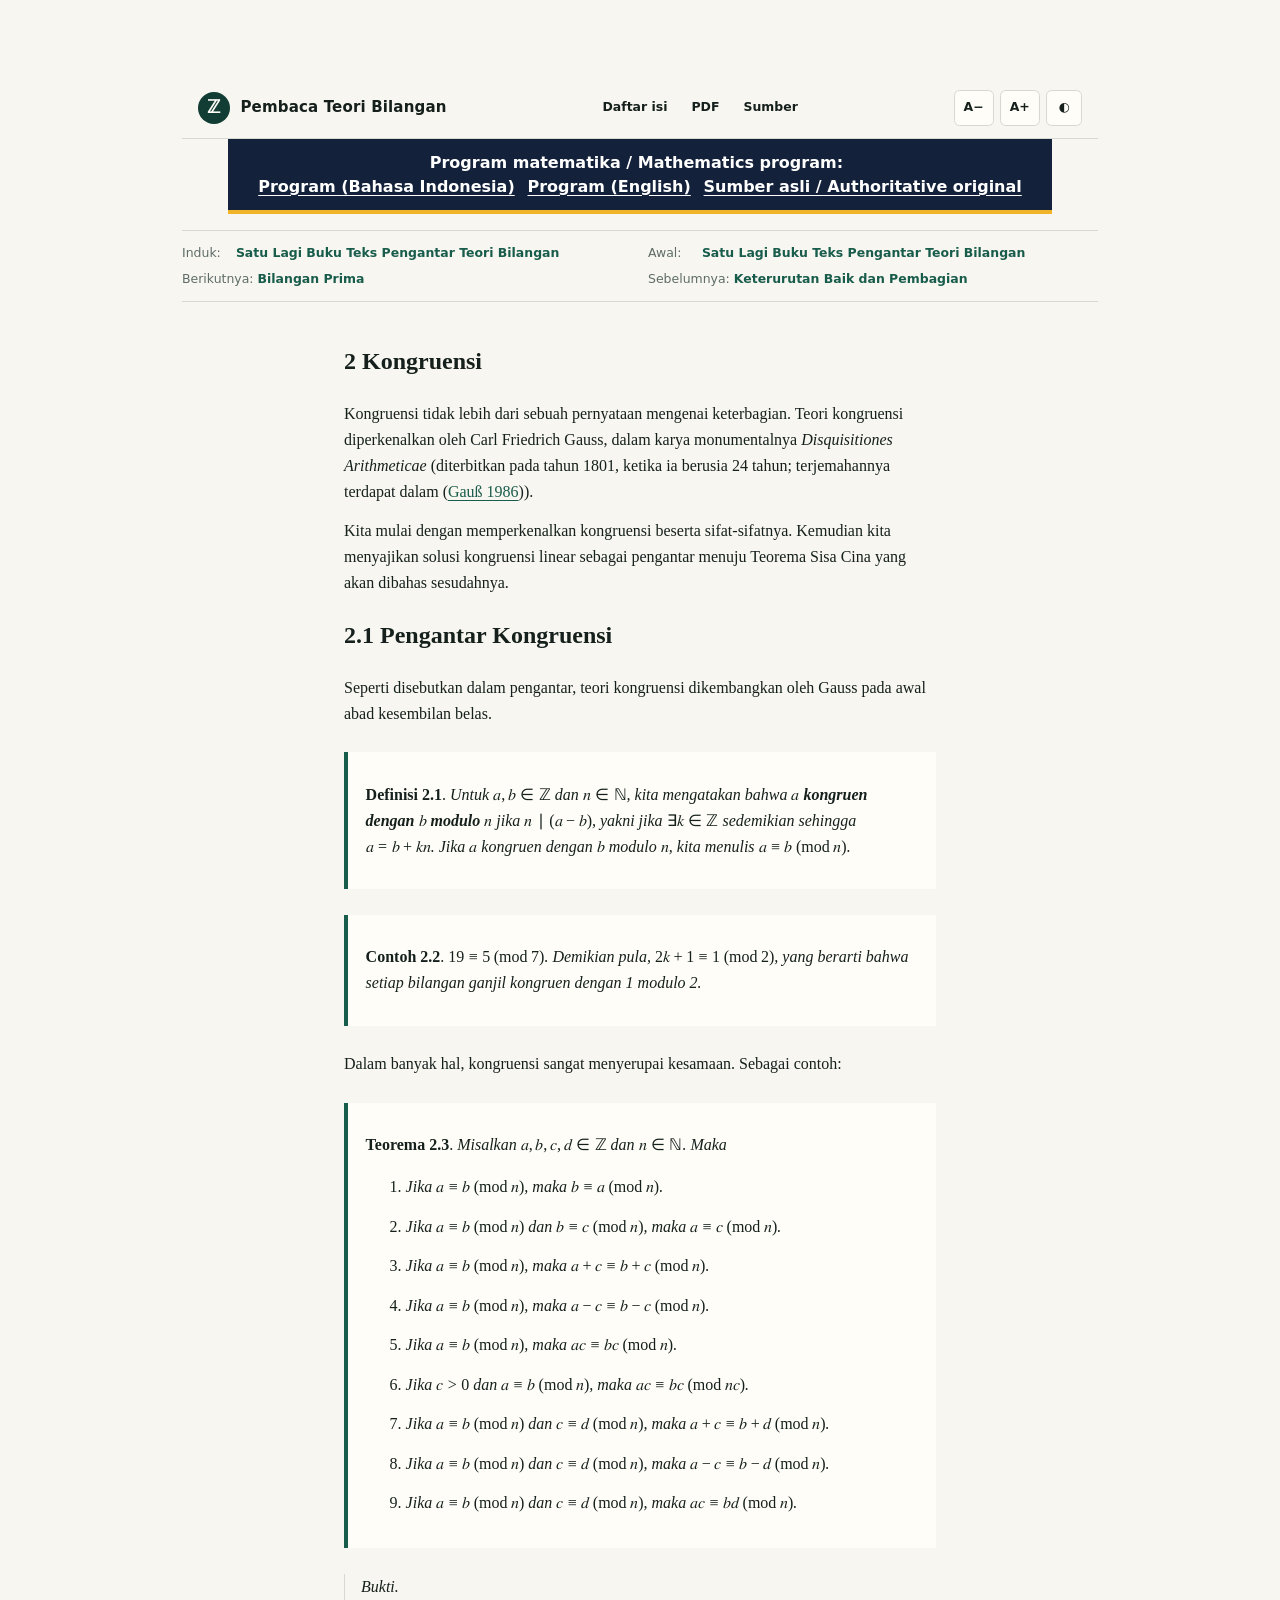
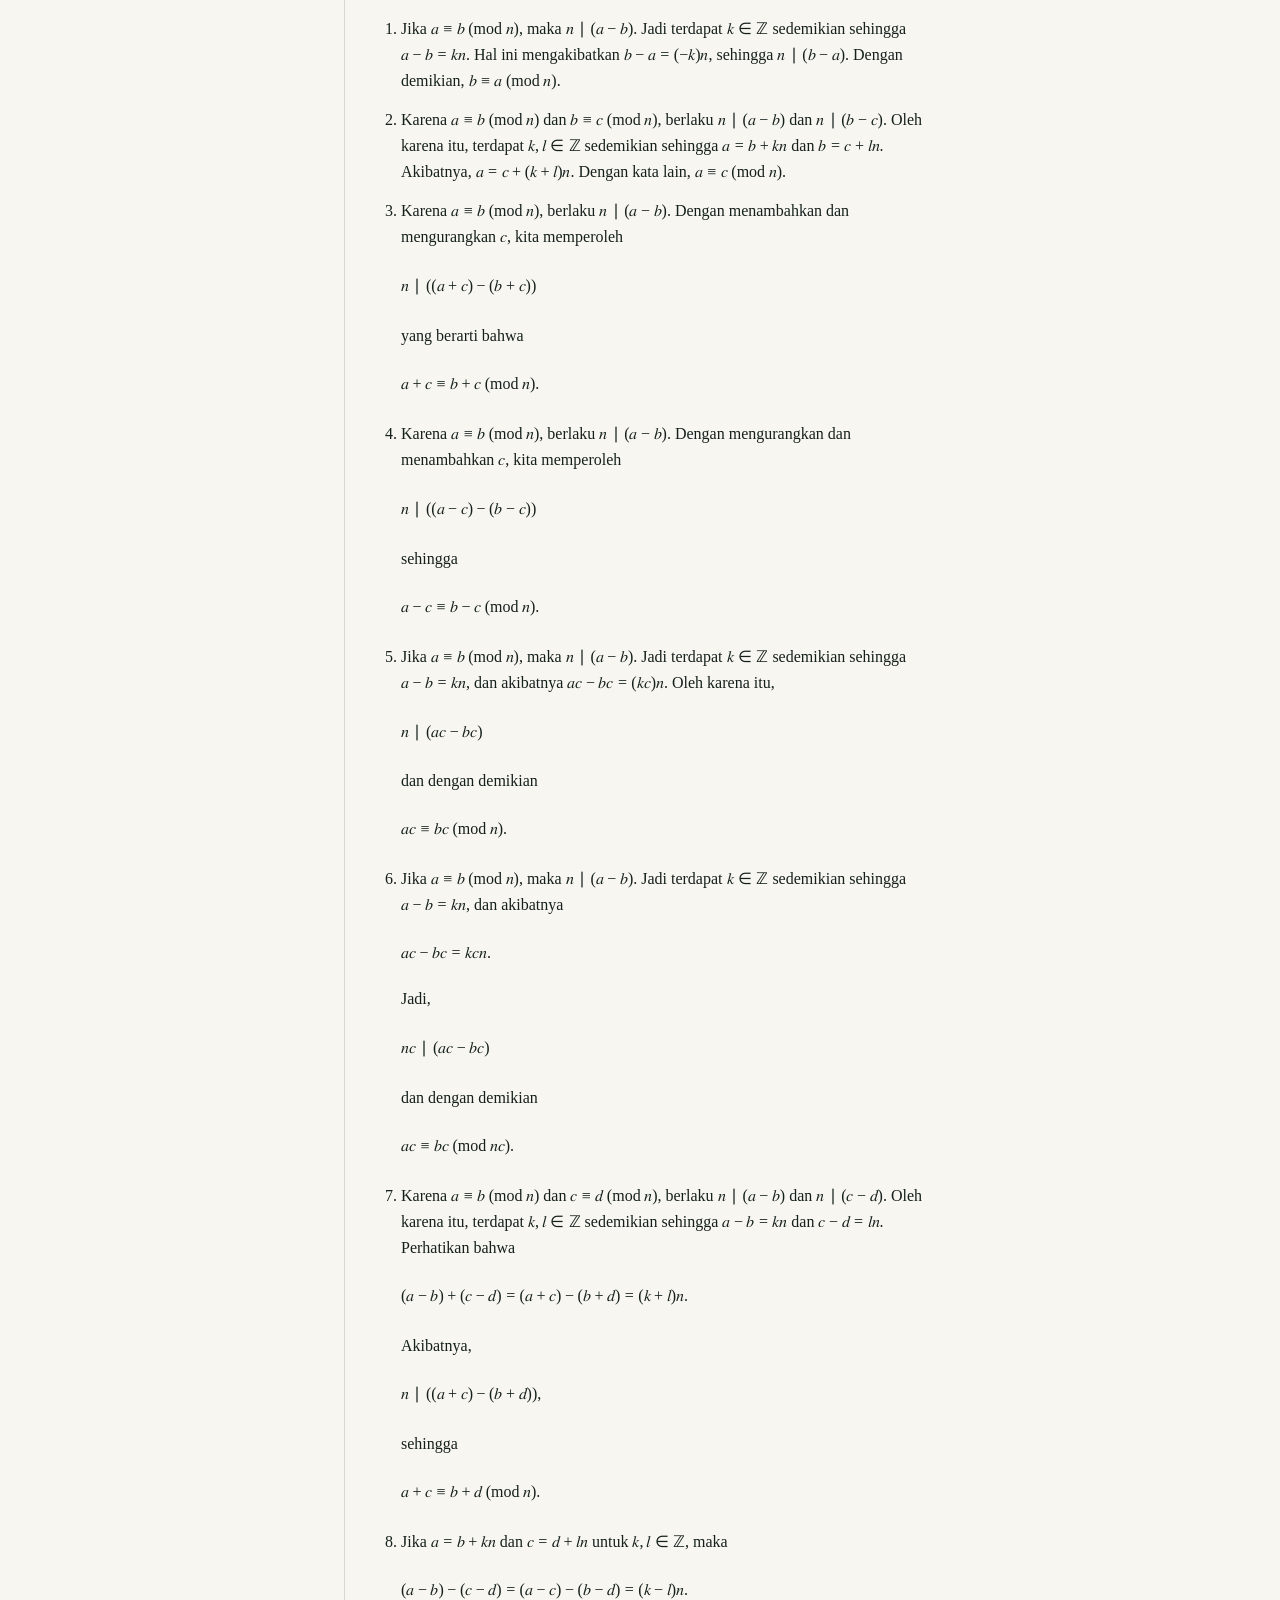
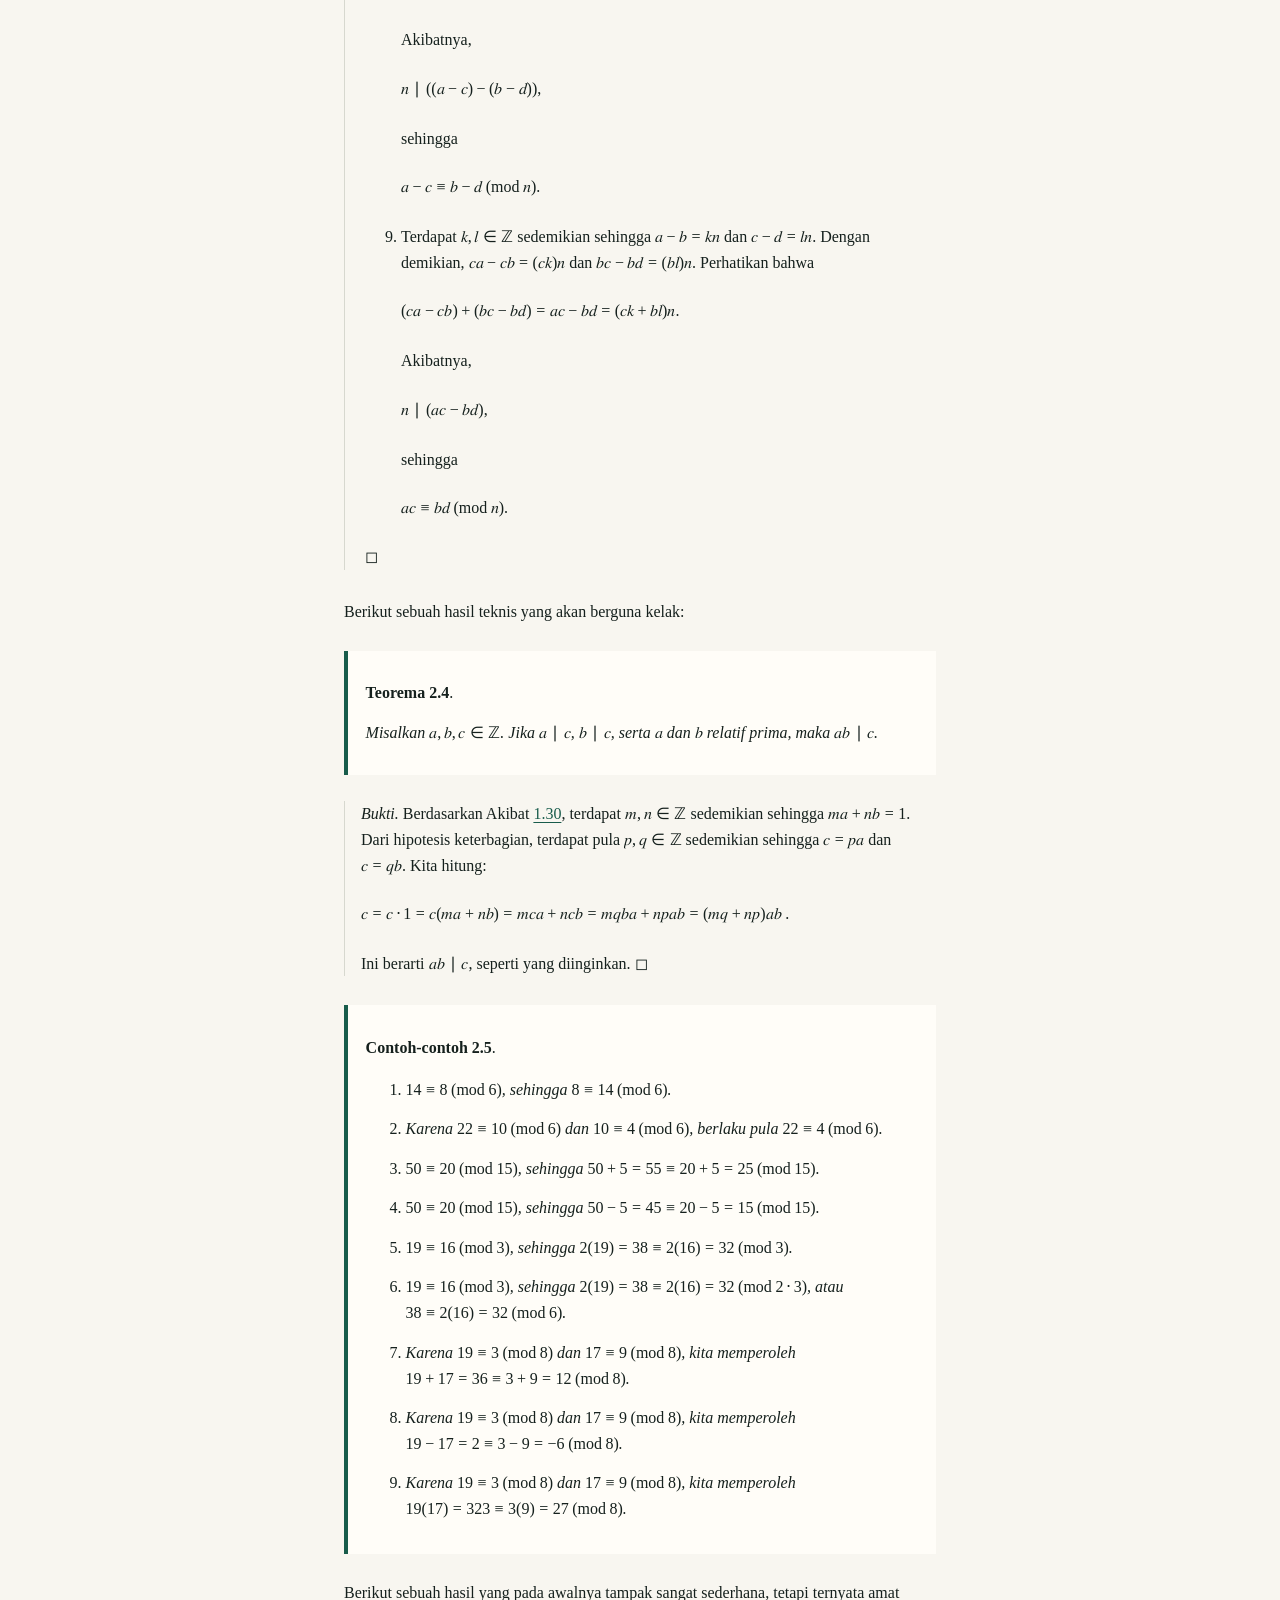
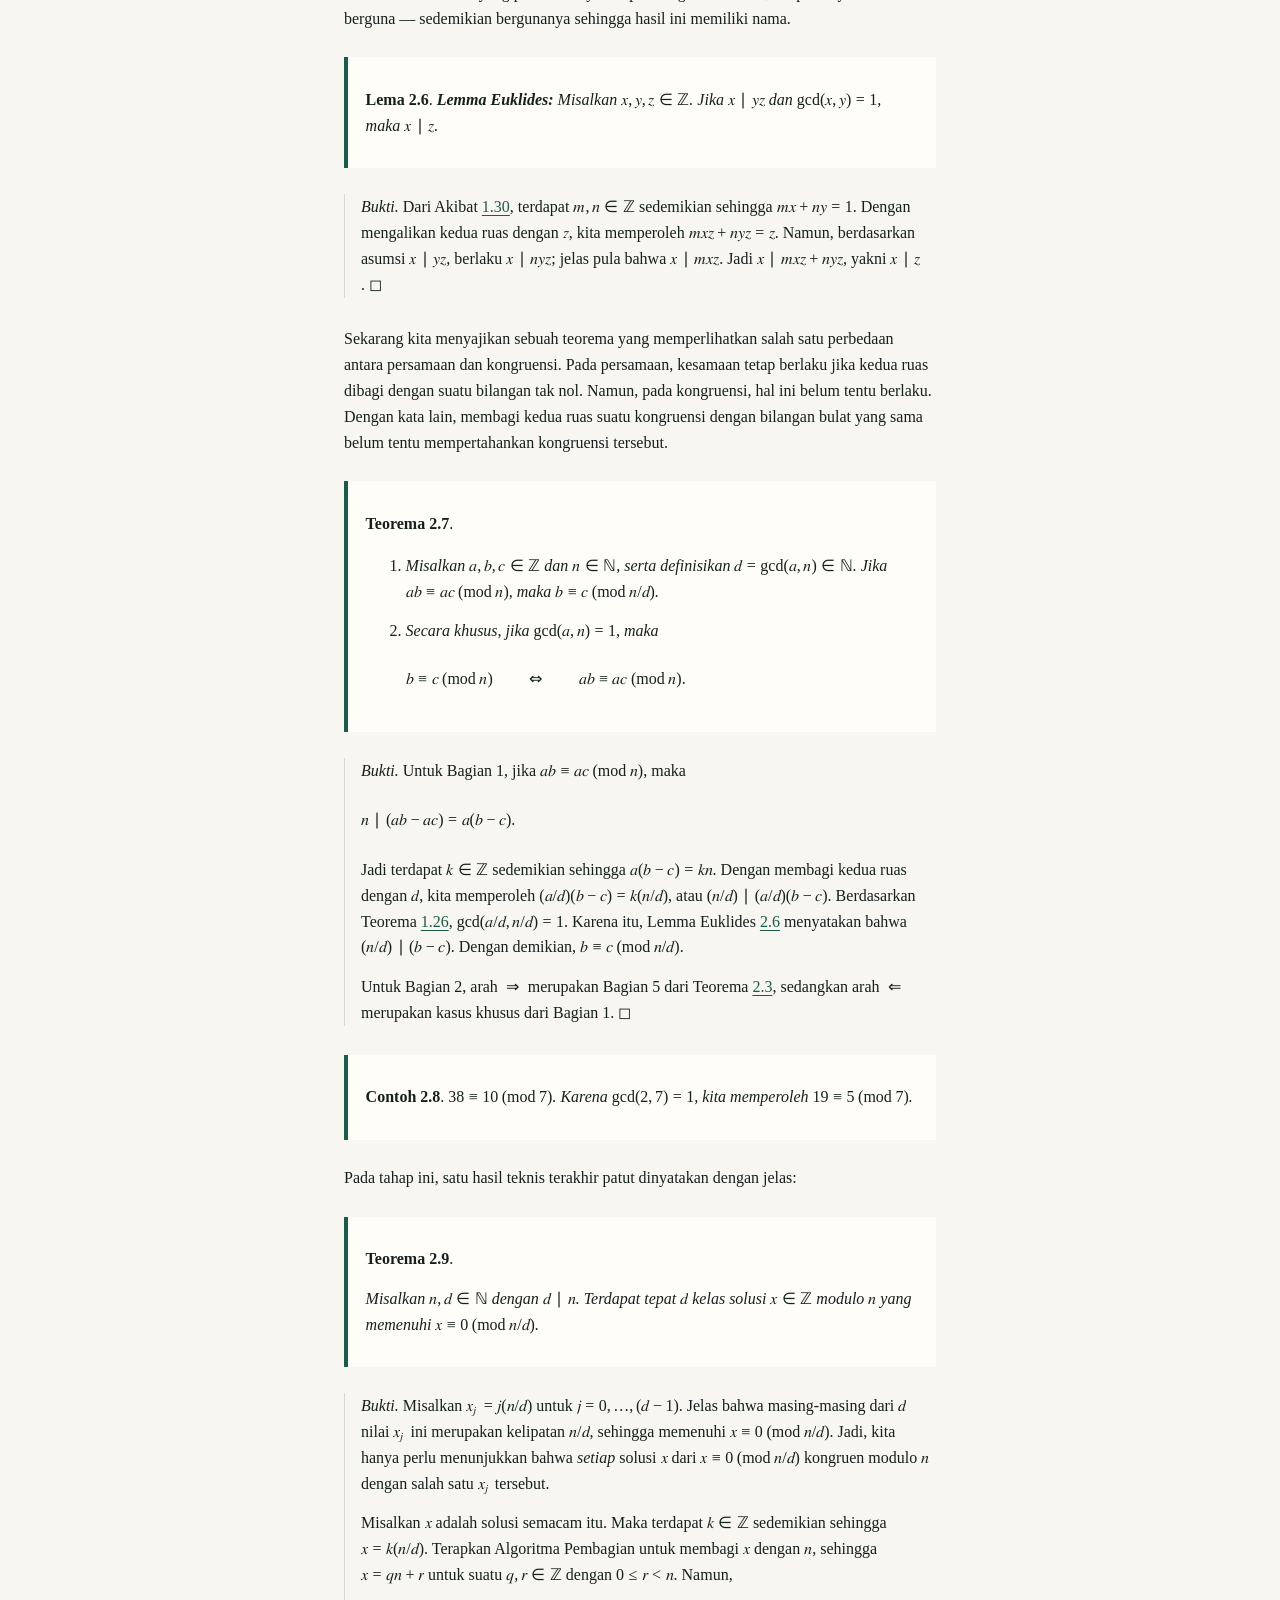
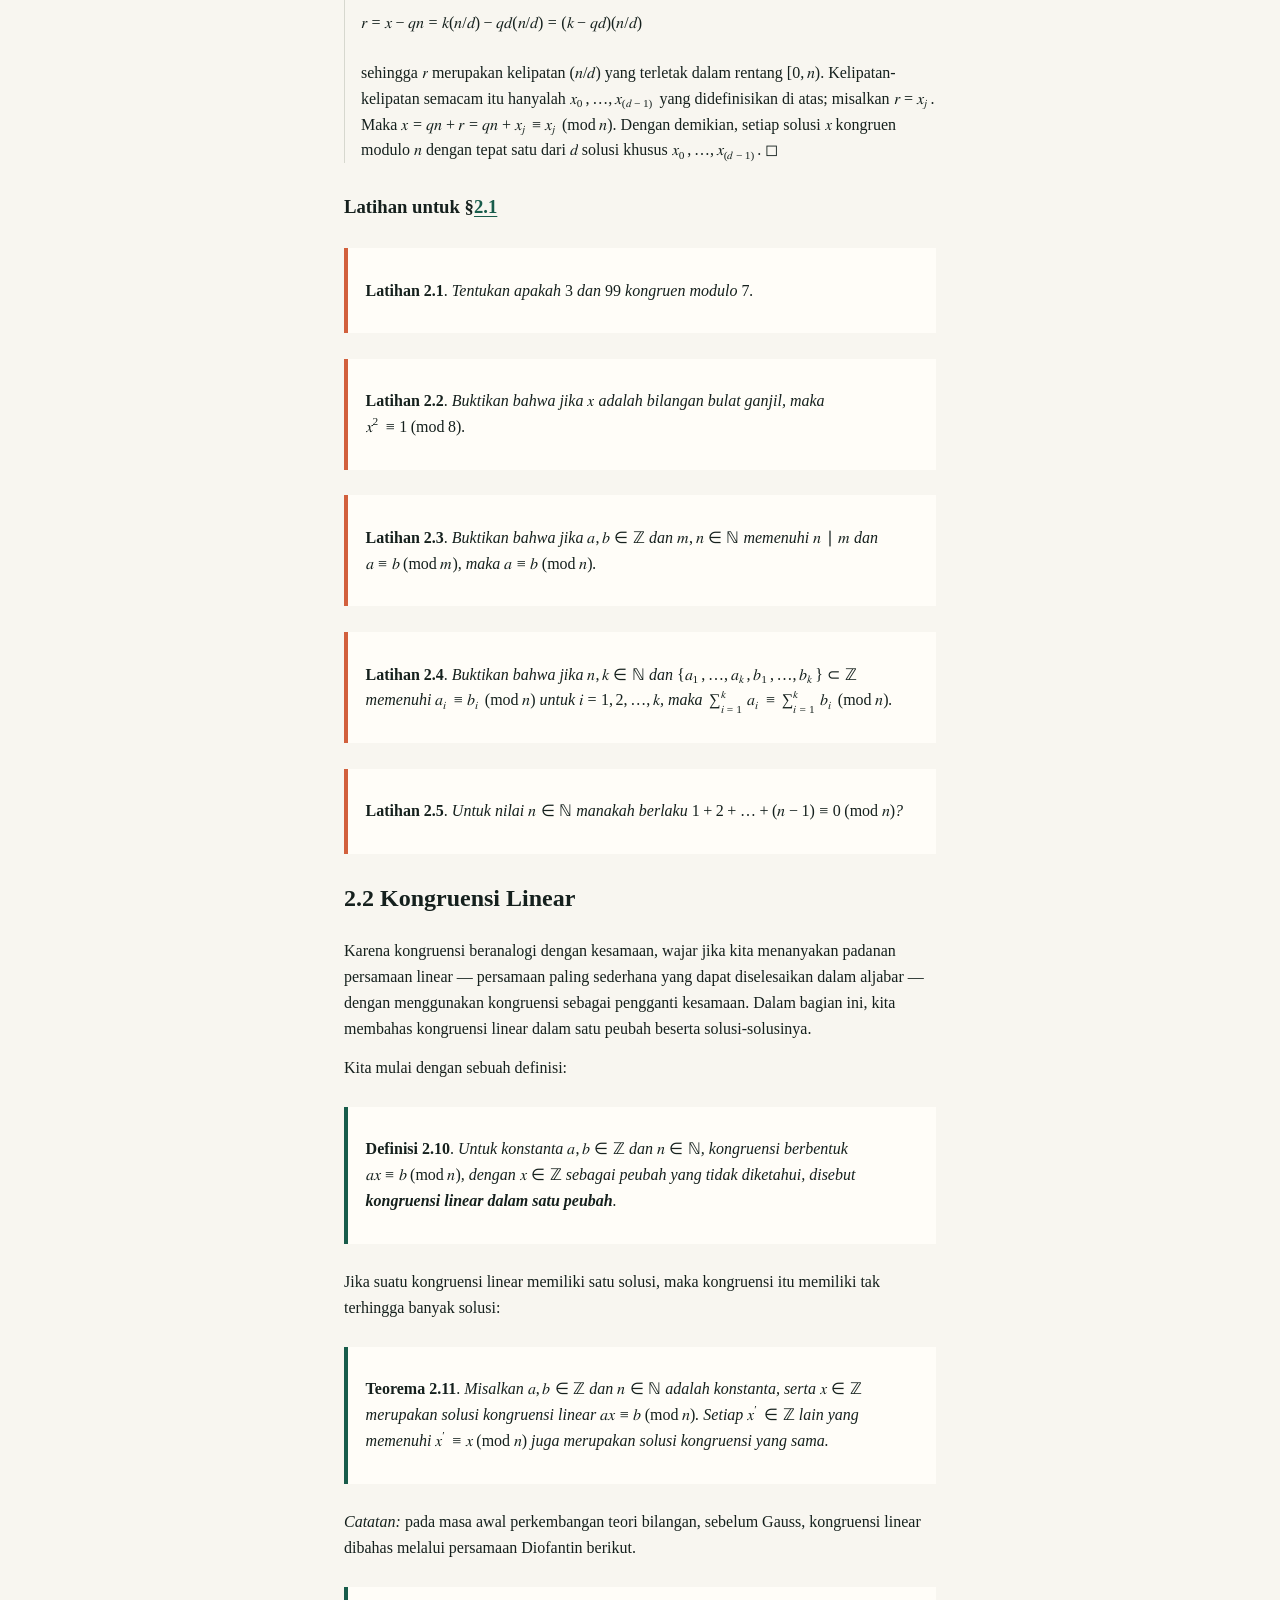
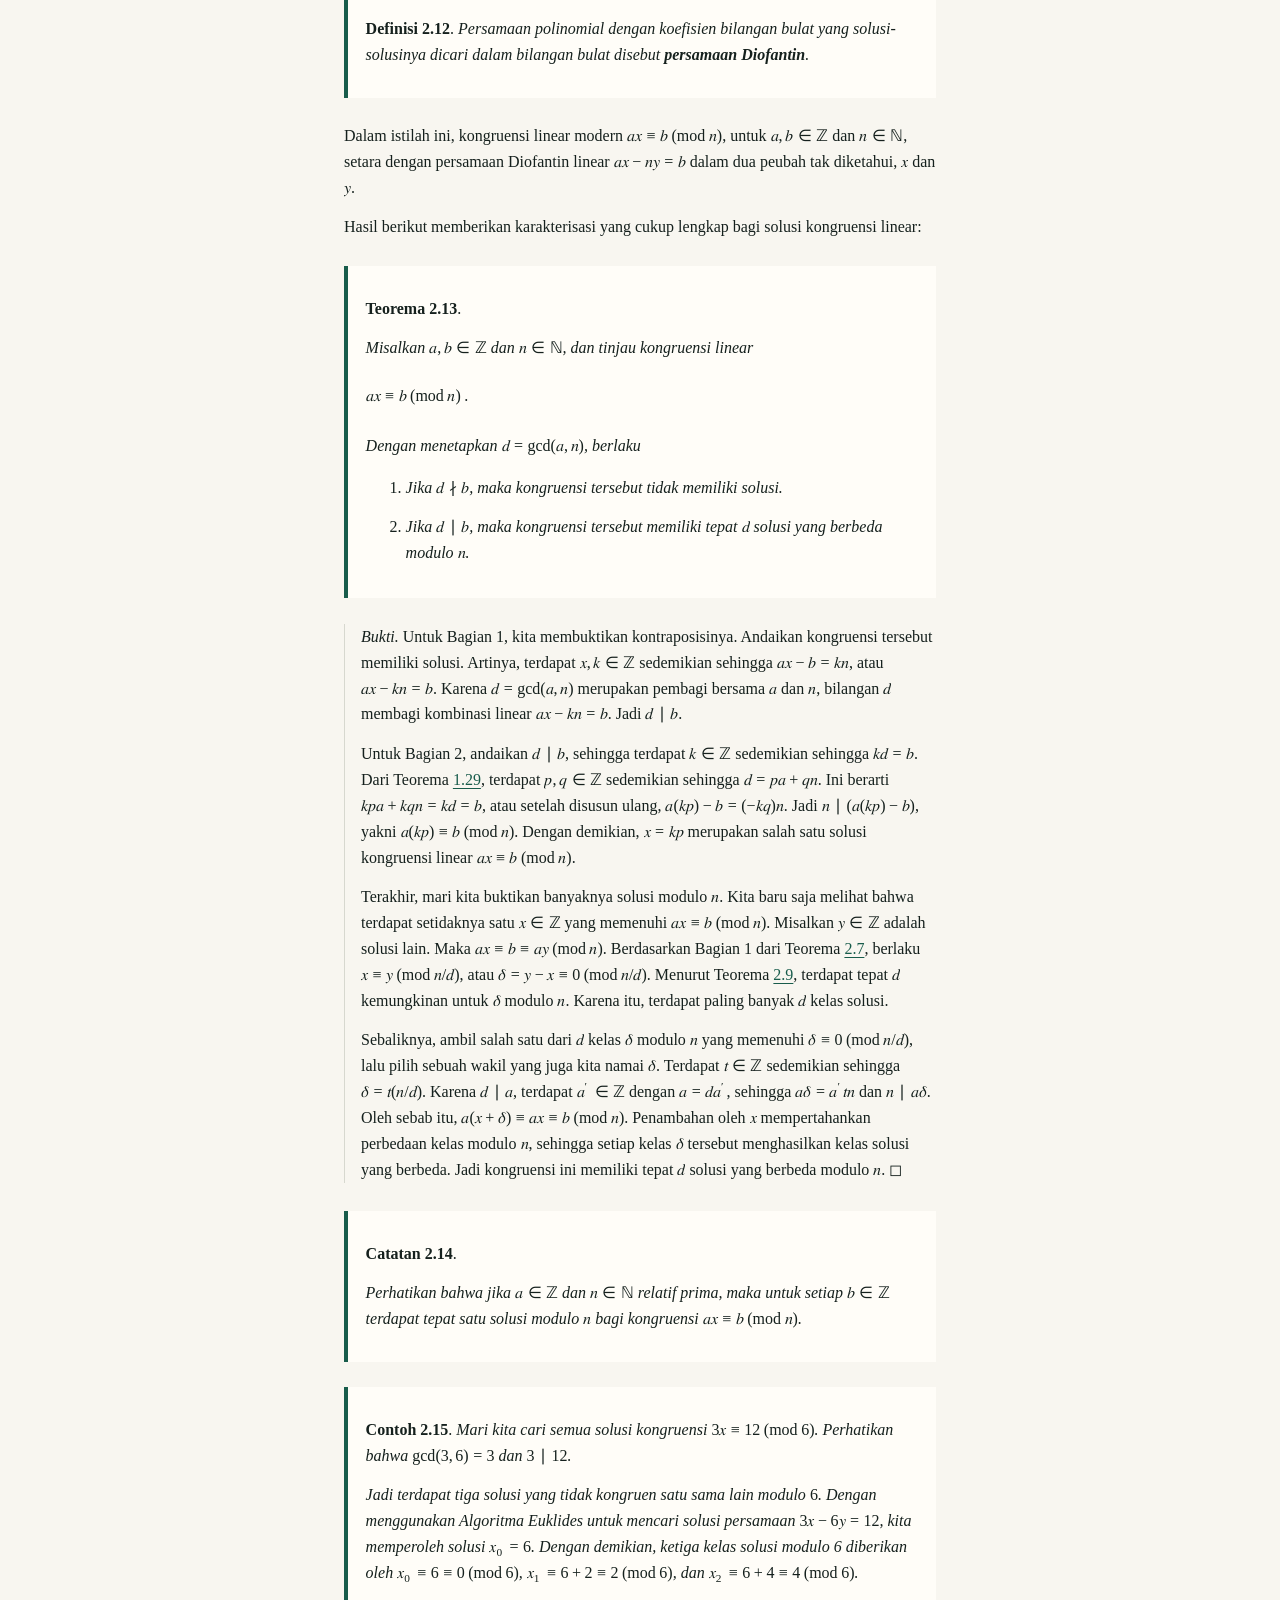
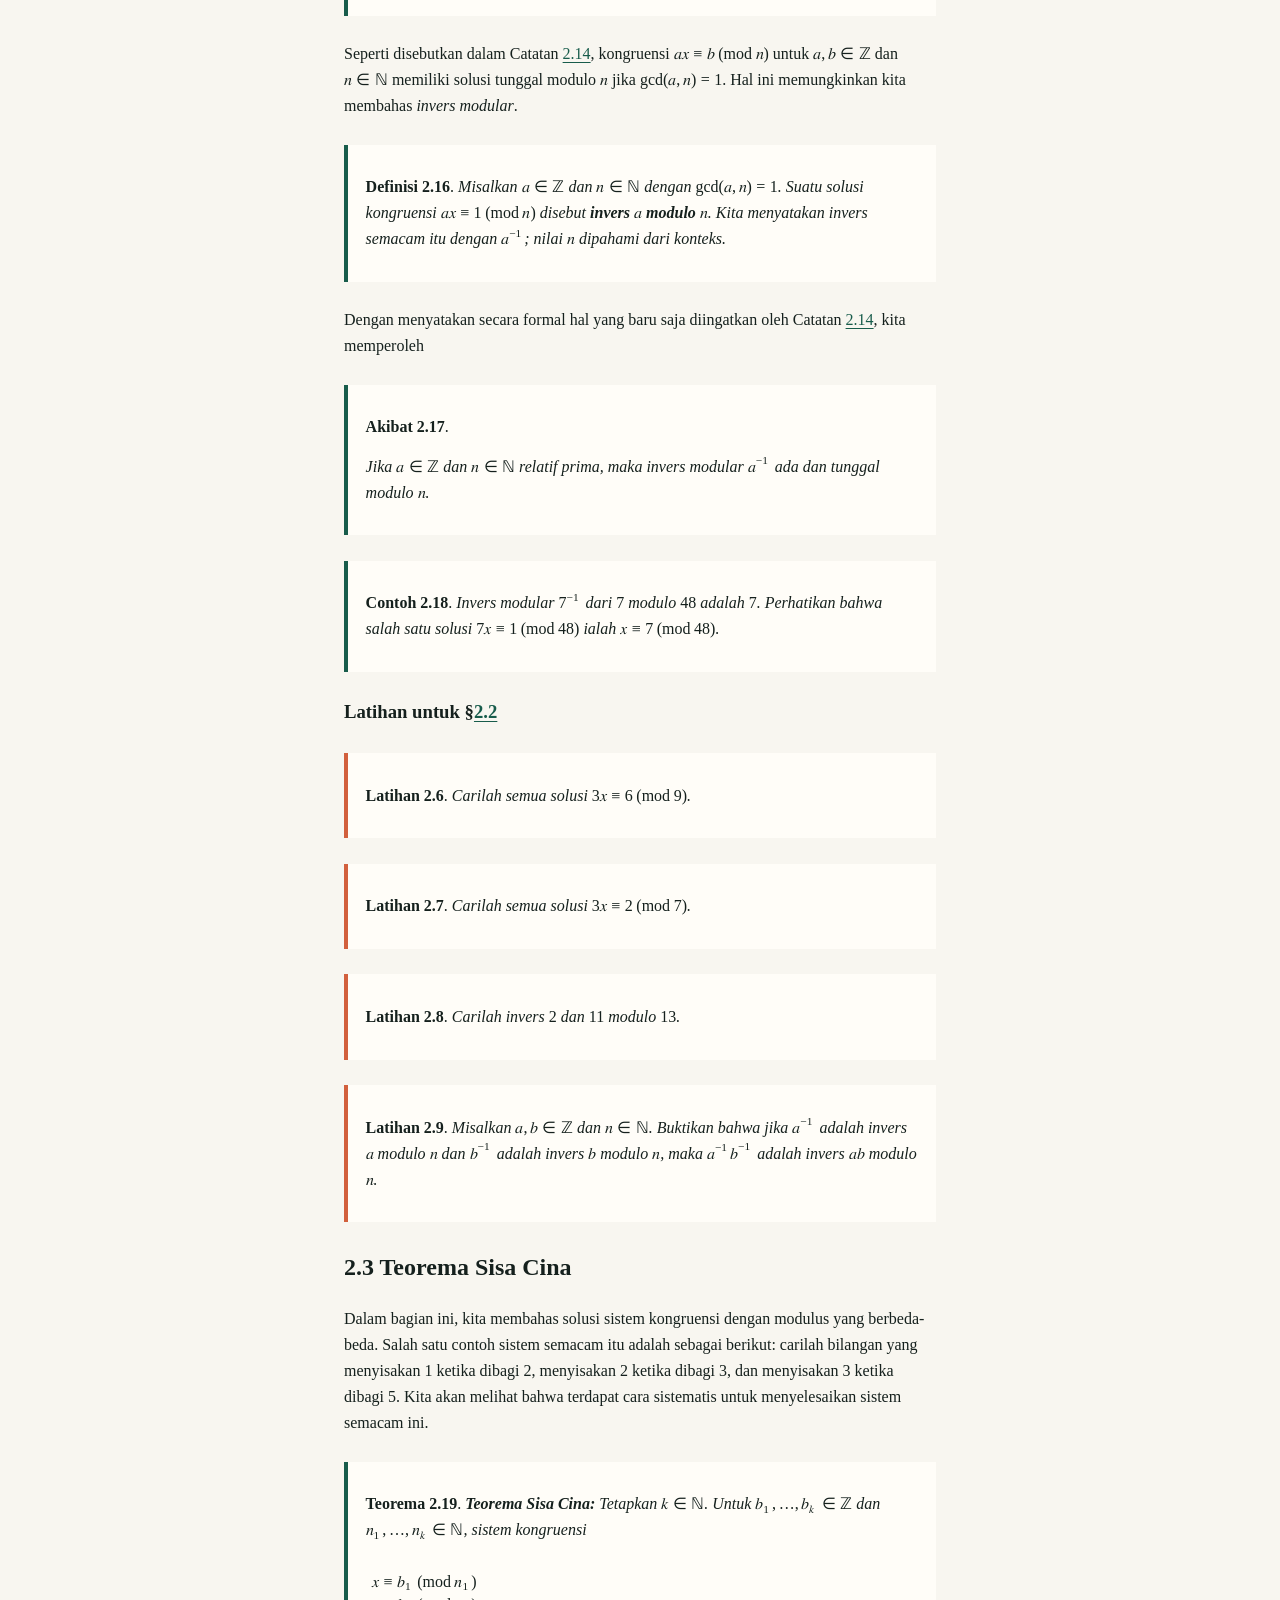
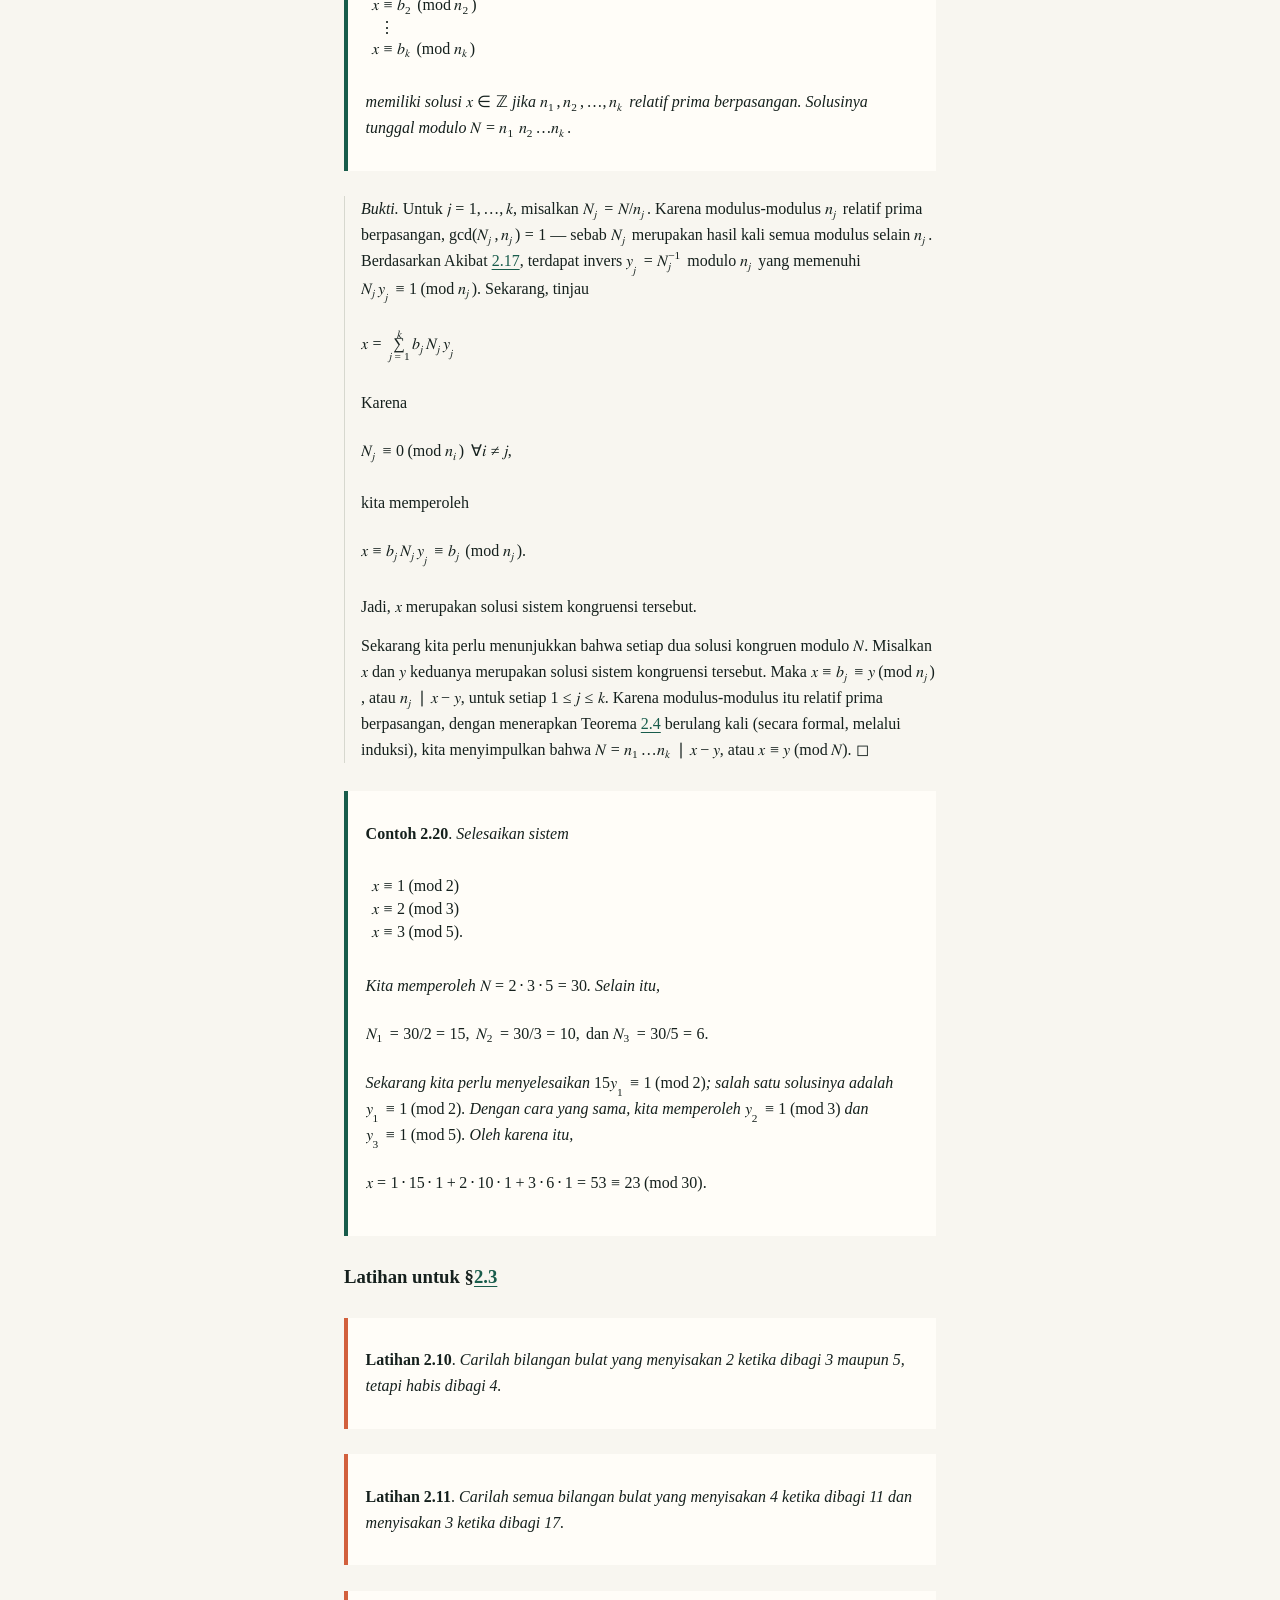
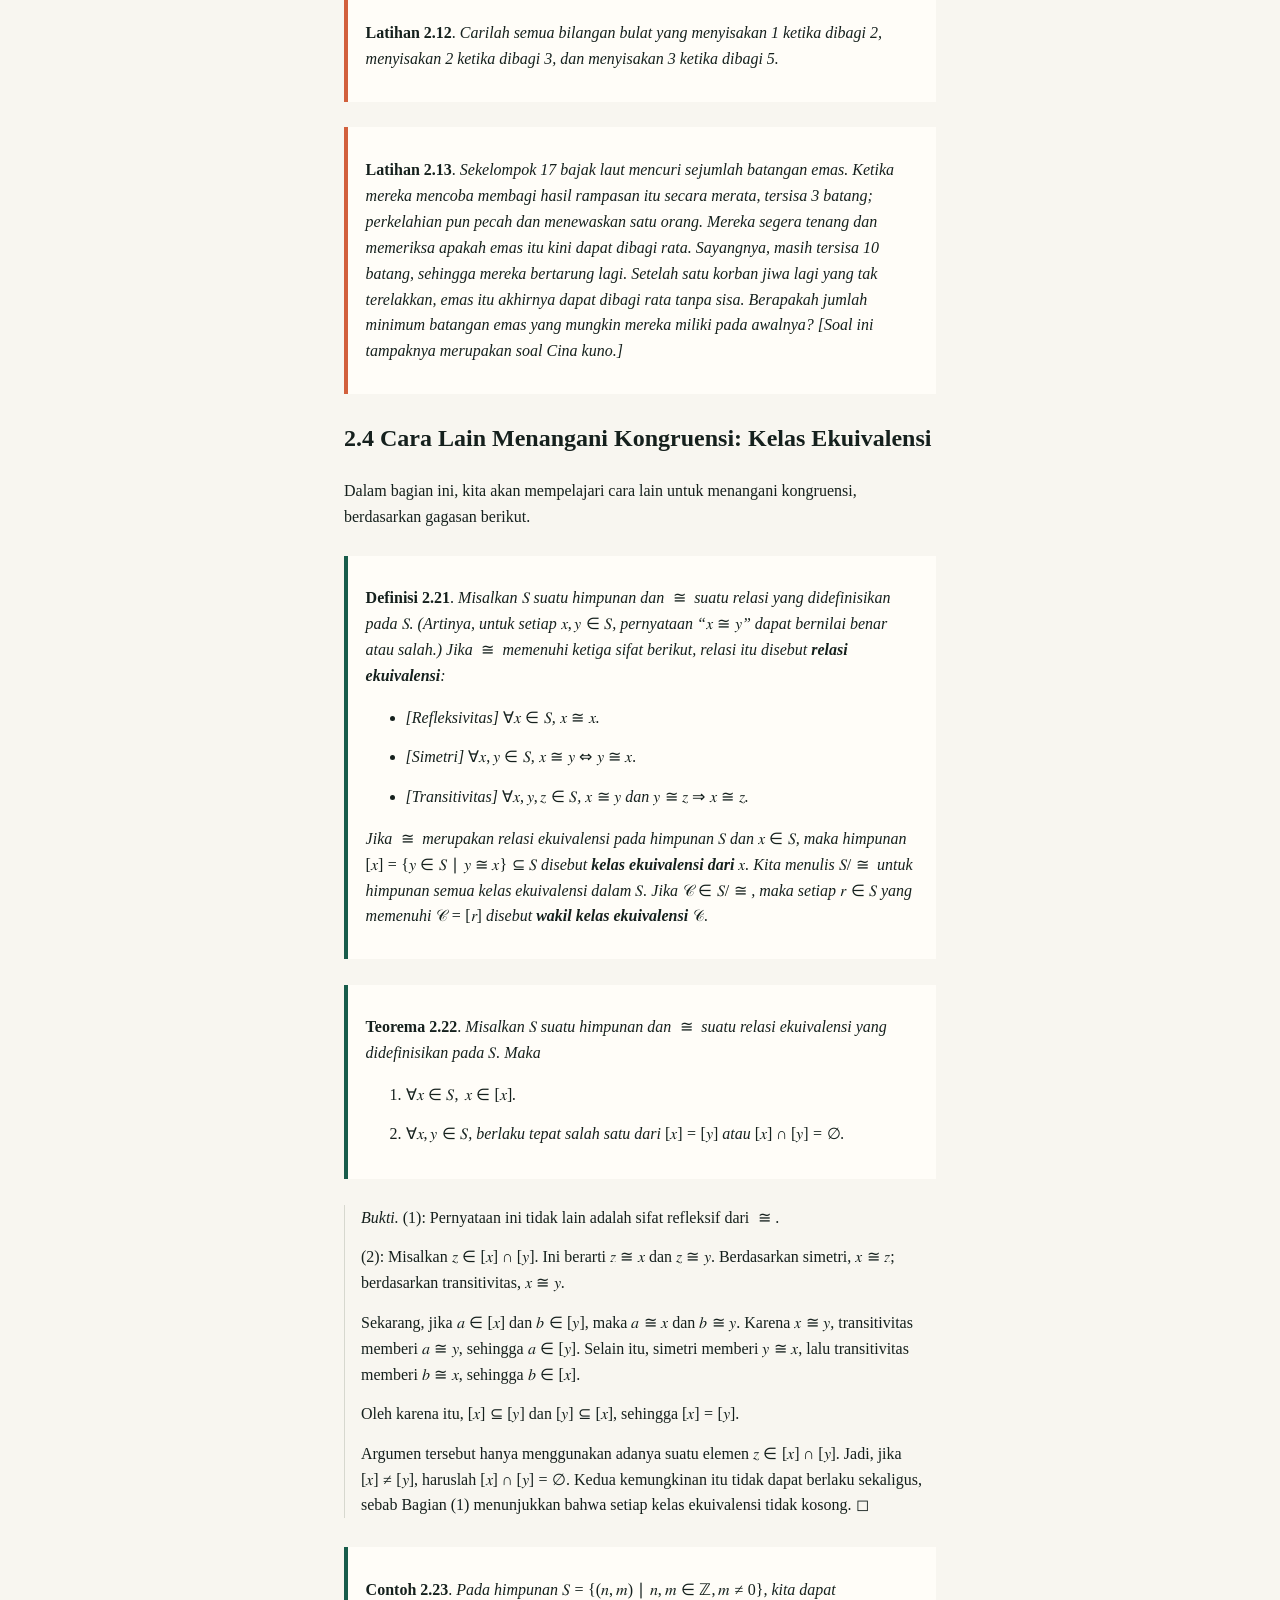
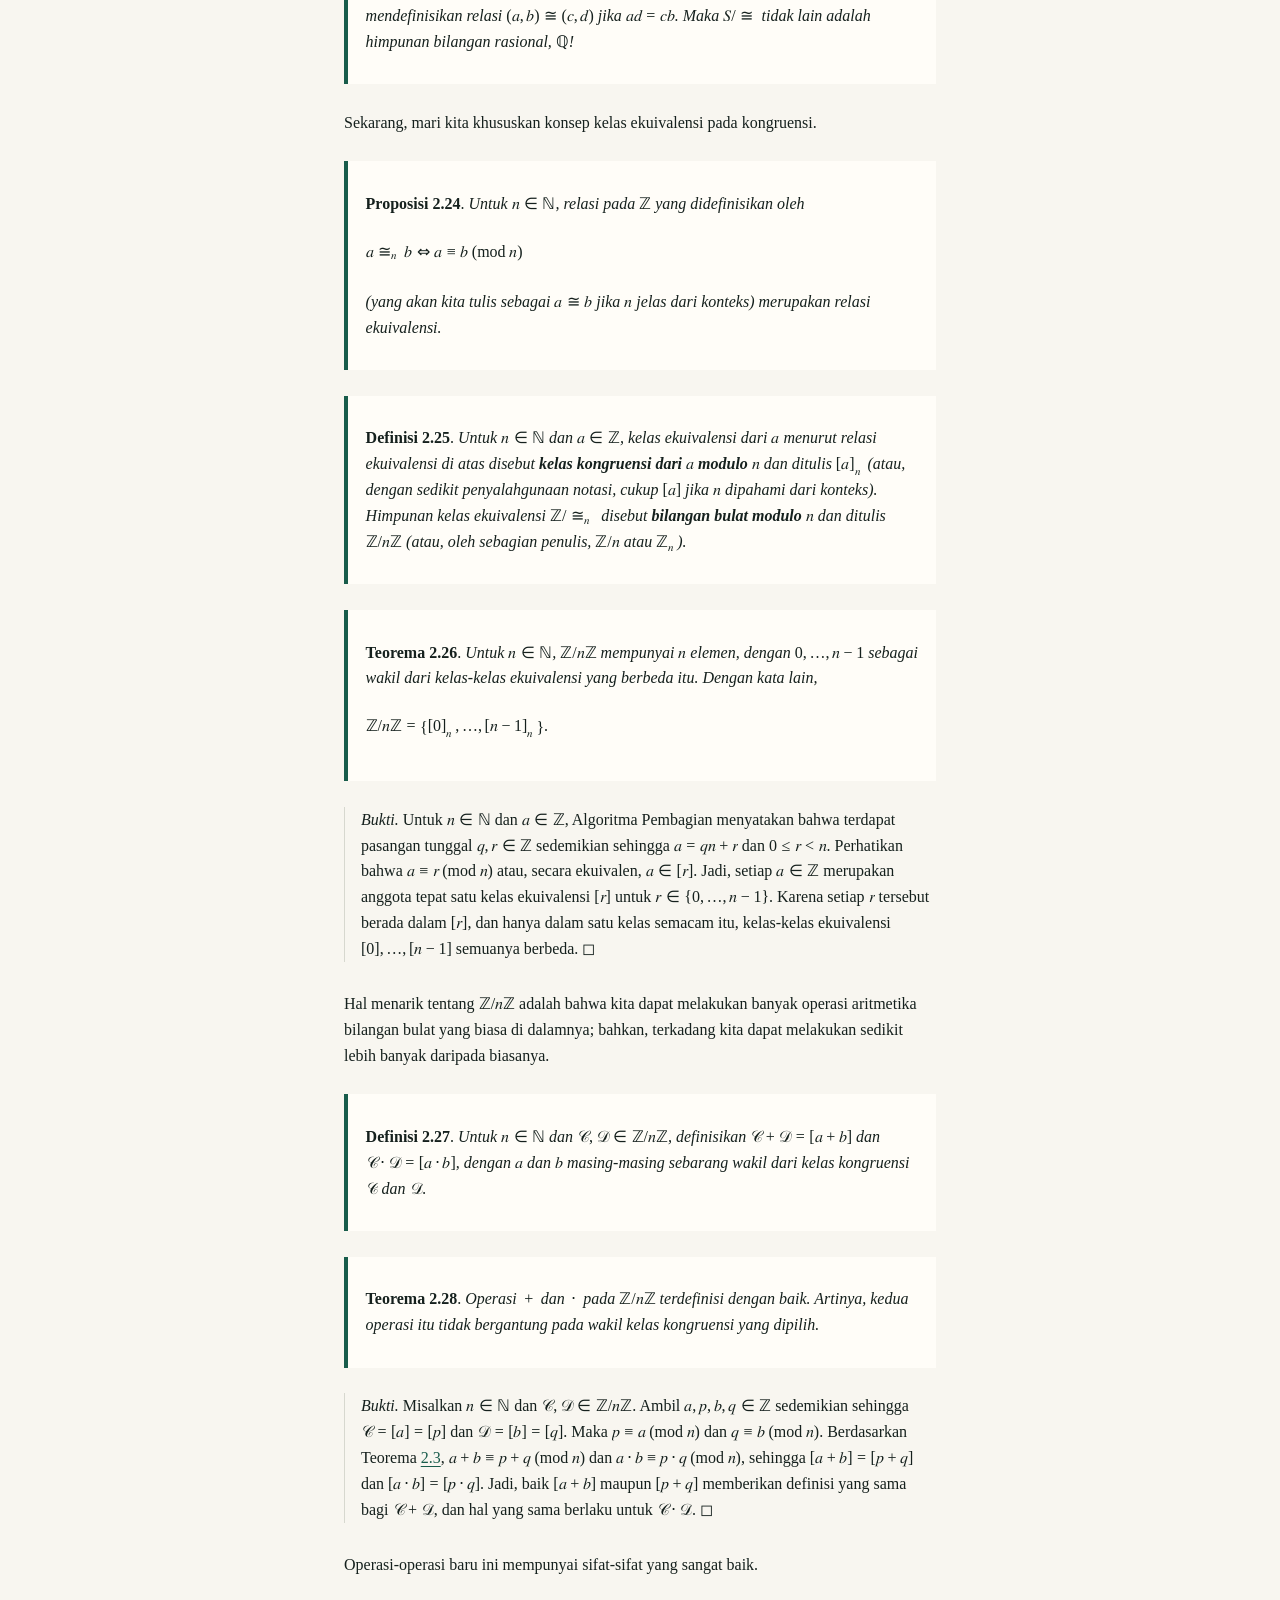
<file: docs/reader/2-chap-Cs.html>
<!DOCTYPE html>
<html xmlns="http://www.w3.org/1999/xhtml" lang="id-ID" xml:lang="id-ID">
<head>
  <meta charset="utf-8" />
  <meta name="generator" content="pandoc" />
  <meta name="viewport" content="width=device-width, initial-scale=1.0, user-scalable=yes" />
  <meta name="author" content="Jonathan A. Poritz; berdasarkan karya Wissam Raji" />
  <title>Kongruensi</title>
  <style>
    div.sitenav { display: flex; flex-direction: row; flex-wrap: wrap; }
    span.navlink { flex: 1; }
    span.navlink-label { display: inline-block; min-width: 4em; }
    /* Default styles provided by pandoc.
    ** See https://pandoc.org/MANUAL.html#variables-for-html for config info.
    */
    span.smallcaps{font-variant: small-caps;}
    div.columns{display: flex; gap: min(4vw, 1.5em);}
    div.column{flex: auto; overflow-x: auto;}
    div.hanging-indent{margin-left: 1.5em; text-indent: -1.5em;}
    /* The extra [class] is a hack that increases specificity enough to
       override a similar rule in reveal.js */
    ul.task-list[class]{list-style: none;}
    ul.task-list li input[type="checkbox"] {
      font-size: inherit;
      width: 0.8em;
      margin: 0 0.8em 0.2em -1.6em;
      vertical-align: middle;
    }
  </style>
  <link rel="stylesheet" href="../site.css" />
  <meta name="description" content="Edisi lengkap bahasa Indonesia yang dapat di-reflow dari buku pengantar teori bilangan dan kriptologi." />
  <link rel="canonical" href="https://kokunoyumeto.github.io/yet-another-introductory-number-theory-textbook-id/reader/2-chap-Cs.html" />
  <meta property="og:title" content="Kongruensi" />
  <meta property="og:type" content="book" />
<!-- program-matematika-federated-nav-style-v1 -->
<link rel="stylesheet" href="../federated-navigation.css" data-program-matematika-nav="v1">
</head>
<body><!-- program-matematika-federated-nav-v1:begin -->
<nav class="program-matematika-federated-nav" aria-label="Navigasi program matematika / Mathematics program navigation"><strong>Program matematika / Mathematics program:</strong><ul><li><a href="https://kokunoyumeto.github.io/program-matematika-indonesia/id/#course-C60" data-program-link="central-id">Program (Bahasa Indonesia)</a></li><li><a href="https://kokunoyumeto.github.io/program-matematika-indonesia/en/#course-C60" data-program-link="central-en">Program (English)</a></li><li><a href="https://www.poritz.net/jonathan/share/yaintt.pdf" data-program-link="authoritative-original-1" rel="external">Sumber asli / Authoritative original</a></li></ul></nav>
<!-- program-matematika-federated-nav-v1:end -->
<nav id="sitenav" aria-label="Navigasi bab">
<div class="sitenav">
<span class="navlink">
<span class="navlink-label">Induk:</span> <a href="index.html" accesskey="u" rel="up">Satu Lagi Buku Teks Pengantar Teori Bilangan</a>
</span>
<span class="navlink">
<span class="navlink-label">Awal:</span> <a href="index.html" accesskey="t" rel="top">Satu Lagi Buku Teks Pengantar Teori Bilangan</a>
</span>
</div>
<div class="sitenav">
<span class="navlink">
<span class="navlink-label">Berikutnya:</span> <a href="3-chap-PNs.html" accesskey="n" rel="next">Bilangan Prima</a>
</span>
<span class="navlink">
<span class="navlink-label">Sebelumnya:</span> <a href="1-chap-WOaD.html" accesskey="p" rel="previous">Keterurutan Baik dan Pembagian</a>
</span>
</div>
</nav>

<main id="reader-content" tabindex="-1">
<section id="chap-Cs" class="level1" data-number="2">
<h1 data-number="2"><span class="header-section-number">2</span>
Kongruensi</h1>
<div class="discussion">
<p>Kongruensi tidak lebih dari sebuah pernyataan mengenai keterbagian.
Teori kongruensi diperkenalkan oleh Carl Friedrich Gauss, dalam karya
monumentalnya <span><em>Disquisitiones Arithmeticae</em></span>
(diterbitkan pada tahun 1801, ketika ia berusia 24 tahun; terjemahannya
terdapat dalam <span class="citation"
data-cites="gauss1986disquisitiones">(<a
href="-bibliography.html#ref-gauss1986disquisitiones">Gauß
1986</a>)</span>).</p>
<p>Kita mulai dengan memperkenalkan kongruensi beserta sifat-sifatnya.
Kemudian kita menyajikan solusi kongruensi linear sebagai pengantar
menuju Teorema Sisa Cina yang akan dibahas sesudahnya.</p>
</div>
<section id="sec-ItC" class="level2" data-number="2.1">
<h2 data-number="2.1"><span class="header-section-number">2.1</span>
Pengantar Kongruensi</h2>
<div class="discussion">
<p>Seperti disebutkan dalam pengantar, teori kongruensi dikembangkan
oleh Gauss pada awal abad kesembilan belas.</p>
</div>
<div class="definition">
<p><strong>Definisi 2.1</strong>. <em>Untuk
<math display="inline" xmlns="http://www.w3.org/1998/Math/MathML"><semantics><mrow><mi>a</mi><mo>,</mo><mi>b</mi><mo>∈</mo><mi mathvariant="double-struck">ℤ</mi></mrow><annotation encoding="application/x-tex">a,b\in{\mathbb Z}</annotation></semantics></math>
dan
<math display="inline" xmlns="http://www.w3.org/1998/Math/MathML"><semantics><mrow><mi>n</mi><mo>∈</mo><mi mathvariant="double-struck">ℕ</mi></mrow><annotation encoding="application/x-tex">n\in{\mathbb N}</annotation></semantics></math>,
kita mengatakan bahwa
<span><strong><math display="inline" xmlns="http://www.w3.org/1998/Math/MathML"><semantics><mi>a</mi><annotation encoding="application/x-tex">a</annotation></semantics></math>
kongruen dengan
<math display="inline" xmlns="http://www.w3.org/1998/Math/MathML"><semantics><mi>b</mi><annotation encoding="application/x-tex">b</annotation></semantics></math>
modulo
<math display="inline" xmlns="http://www.w3.org/1998/Math/MathML"><semantics><mi>n</mi><annotation encoding="application/x-tex">n</annotation></semantics></math></strong></span>
jika
<math display="inline" xmlns="http://www.w3.org/1998/Math/MathML"><semantics><mrow><mi>n</mi><mo>∣</mo><mo stretchy="false" form="prefix">(</mo><mi>a</mi><mo>−</mo><mi>b</mi><mo stretchy="false" form="postfix">)</mo></mrow><annotation encoding="application/x-tex">n \mid (a-b)</annotation></semantics></math>,
yakni jika
<math display="inline" xmlns="http://www.w3.org/1998/Math/MathML"><semantics><mrow><mo>∃</mo><mi>k</mi><mo>∈</mo><mi mathvariant="double-struck">ℤ</mi></mrow><annotation encoding="application/x-tex">\exists k\in{\mathbb Z}</annotation></semantics></math>
sedemikian sehingga
<math display="inline" xmlns="http://www.w3.org/1998/Math/MathML"><semantics><mrow><mi>a</mi><mo>=</mo><mi>b</mi><mo>+</mo><mi>k</mi><mi>n</mi></mrow><annotation encoding="application/x-tex">a=b+kn</annotation></semantics></math>.
Jika
<math display="inline" xmlns="http://www.w3.org/1998/Math/MathML"><semantics><mi>a</mi><annotation encoding="application/x-tex">a</annotation></semantics></math>
kongruen dengan
<math display="inline" xmlns="http://www.w3.org/1998/Math/MathML"><semantics><mi>b</mi><annotation encoding="application/x-tex">b</annotation></semantics></math>
modulo
<math display="inline" xmlns="http://www.w3.org/1998/Math/MathML"><semantics><mi>n</mi><annotation encoding="application/x-tex">n</annotation></semantics></math>,
kita menulis
<math display="inline" xmlns="http://www.w3.org/1998/Math/MathML"><semantics><mrow><mi>a</mi><mo>≡</mo><mi>b</mi><mrow><mspace width="0.222em"></mspace><mo stretchy="false" form="prefix">(</mo><mrow><mi mathvariant="normal">mod</mi><mo>&#8289;</mo></mrow><mspace width="0.222em"></mspace><mi>n</mi><mo stretchy="false" form="postfix">)</mo></mrow></mrow><annotation encoding="application/x-tex">a\equiv b\pmod{n}</annotation></semantics></math>.</em></p>
</div>
<div id="eg-congruences" class="example">
<p><strong>Contoh 2.2</strong>.
<em><math display="inline" xmlns="http://www.w3.org/1998/Math/MathML"><semantics><mrow><mn>19</mn><mo>≡</mo><mn>5</mn><mrow><mspace width="0.222em"></mspace><mo stretchy="false" form="prefix">(</mo><mrow><mi mathvariant="normal">mod</mi><mo>&#8289;</mo></mrow><mspace width="0.222em"></mspace><mn>7</mn><mo stretchy="false" form="postfix">)</mo></mrow></mrow><annotation encoding="application/x-tex">19\equiv 5\pmod7</annotation></semantics></math>.
Demikian pula,
<math display="inline" xmlns="http://www.w3.org/1998/Math/MathML"><semantics><mrow><mn>2</mn><mi>k</mi><mo>+</mo><mn>1</mn><mo>≡</mo><mn>1</mn><mrow><mspace width="0.222em"></mspace><mo stretchy="false" form="prefix">(</mo><mrow><mi mathvariant="normal">mod</mi><mo>&#8289;</mo></mrow><mspace width="0.222em"></mspace><mn>2</mn><mo stretchy="false" form="postfix">)</mo></mrow></mrow><annotation encoding="application/x-tex">2k+1 \equiv 1\pmod2</annotation></semantics></math>,
yang berarti bahwa setiap bilangan ganjil kongruen dengan 1 modulo
2.</em></p>
</div>
<div class="discussion">
<p>Dalam banyak hal, kongruensi sangat menyerupai kesamaan. Sebagai
contoh:</p>
</div>
<div id="thm-basiccongprops" class="theorem">
<p><strong>Teorema 2.3</strong>. <em>Misalkan
<math display="inline" xmlns="http://www.w3.org/1998/Math/MathML"><semantics><mrow><mi>a</mi><mo>,</mo><mi>b</mi><mo>,</mo><mi>c</mi><mo>,</mo><mi>d</mi><mo>∈</mo><mi mathvariant="double-struck">ℤ</mi></mrow><annotation encoding="application/x-tex">a,b,c,d\in{\mathbb Z}</annotation></semantics></math>
dan
<math display="inline" xmlns="http://www.w3.org/1998/Math/MathML"><semantics><mrow><mi>n</mi><mo>∈</mo><mi mathvariant="double-struck">ℕ</mi></mrow><annotation encoding="application/x-tex">n\in{\mathbb N}</annotation></semantics></math>.
Maka</em></p>
<ol>
<li><p><em>Jika
<math display="inline" xmlns="http://www.w3.org/1998/Math/MathML"><semantics><mrow><mi>a</mi><mo>≡</mo><mi>b</mi><mrow><mspace width="0.222em"></mspace><mo stretchy="false" form="prefix">(</mo><mrow><mi mathvariant="normal">mod</mi><mo>&#8289;</mo></mrow><mspace width="0.222em"></mspace><mi>n</mi><mo stretchy="false" form="postfix">)</mo></mrow></mrow><annotation encoding="application/x-tex">a\equiv b\pmod n</annotation></semantics></math>,
maka
<math display="inline" xmlns="http://www.w3.org/1998/Math/MathML"><semantics><mrow><mi>b</mi><mo>≡</mo><mi>a</mi><mrow><mspace width="0.222em"></mspace><mo stretchy="false" form="prefix">(</mo><mrow><mi mathvariant="normal">mod</mi><mo>&#8289;</mo></mrow><mspace width="0.222em"></mspace><mi>n</mi><mo stretchy="false" form="postfix">)</mo></mrow></mrow><annotation encoding="application/x-tex">b\equiv a\pmod n</annotation></semantics></math>.</em></p></li>
<li><p><em>Jika
<math display="inline" xmlns="http://www.w3.org/1998/Math/MathML"><semantics><mrow><mi>a</mi><mo>≡</mo><mi>b</mi><mrow><mspace width="0.222em"></mspace><mo stretchy="false" form="prefix">(</mo><mrow><mi mathvariant="normal">mod</mi><mo>&#8289;</mo></mrow><mspace width="0.222em"></mspace><mi>n</mi><mo stretchy="false" form="postfix">)</mo></mrow></mrow><annotation encoding="application/x-tex">a\equiv b\pmod n</annotation></semantics></math>
dan
<math display="inline" xmlns="http://www.w3.org/1998/Math/MathML"><semantics><mrow><mi>b</mi><mo>≡</mo><mi>c</mi><mrow><mspace width="0.222em"></mspace><mo stretchy="false" form="prefix">(</mo><mrow><mi mathvariant="normal">mod</mi><mo>&#8289;</mo></mrow><mspace width="0.222em"></mspace><mi>n</mi><mo stretchy="false" form="postfix">)</mo></mrow></mrow><annotation encoding="application/x-tex">b\equiv c\pmod n</annotation></semantics></math>,
maka
<math display="inline" xmlns="http://www.w3.org/1998/Math/MathML"><semantics><mrow><mi>a</mi><mo>≡</mo><mi>c</mi><mrow><mspace width="0.222em"></mspace><mo stretchy="false" form="prefix">(</mo><mrow><mi mathvariant="normal">mod</mi><mo>&#8289;</mo></mrow><mspace width="0.222em"></mspace><mi>n</mi><mo stretchy="false" form="postfix">)</mo></mrow></mrow><annotation encoding="application/x-tex">a\equiv c\pmod n</annotation></semantics></math>.</em></p></li>
<li><p><em>Jika
<math display="inline" xmlns="http://www.w3.org/1998/Math/MathML"><semantics><mrow><mi>a</mi><mo>≡</mo><mi>b</mi><mrow><mspace width="0.222em"></mspace><mo stretchy="false" form="prefix">(</mo><mrow><mi mathvariant="normal">mod</mi><mo>&#8289;</mo></mrow><mspace width="0.222em"></mspace><mi>n</mi><mo stretchy="false" form="postfix">)</mo></mrow></mrow><annotation encoding="application/x-tex">a\equiv b\pmod n</annotation></semantics></math>,
maka
<math display="inline" xmlns="http://www.w3.org/1998/Math/MathML"><semantics><mrow><mi>a</mi><mo>+</mo><mi>c</mi><mo>≡</mo><mi>b</mi><mo>+</mo><mi>c</mi><mrow><mspace width="0.222em"></mspace><mo stretchy="false" form="prefix">(</mo><mrow><mi mathvariant="normal">mod</mi><mo>&#8289;</mo></mrow><mspace width="0.222em"></mspace><mi>n</mi><mo stretchy="false" form="postfix">)</mo></mrow></mrow><annotation encoding="application/x-tex">a+c \equiv b+c\pmod n</annotation></semantics></math>.</em></p></li>
<li><p><em>Jika
<math display="inline" xmlns="http://www.w3.org/1998/Math/MathML"><semantics><mrow><mi>a</mi><mo>≡</mo><mi>b</mi><mrow><mspace width="0.222em"></mspace><mo stretchy="false" form="prefix">(</mo><mrow><mi mathvariant="normal">mod</mi><mo>&#8289;</mo></mrow><mspace width="0.222em"></mspace><mi>n</mi><mo stretchy="false" form="postfix">)</mo></mrow></mrow><annotation encoding="application/x-tex">a\equiv b\pmod n</annotation></semantics></math>,
maka
<math display="inline" xmlns="http://www.w3.org/1998/Math/MathML"><semantics><mrow><mi>a</mi><mo>−</mo><mi>c</mi><mo>≡</mo><mi>b</mi><mo>−</mo><mi>c</mi><mrow><mspace width="0.222em"></mspace><mo stretchy="false" form="prefix">(</mo><mrow><mi mathvariant="normal">mod</mi><mo>&#8289;</mo></mrow><mspace width="0.222em"></mspace><mi>n</mi><mo stretchy="false" form="postfix">)</mo></mrow></mrow><annotation encoding="application/x-tex">a-c \equiv b-c\pmod n</annotation></semantics></math>.</em></p></li>
<li><p><em>Jika
<math display="inline" xmlns="http://www.w3.org/1998/Math/MathML"><semantics><mrow><mi>a</mi><mo>≡</mo><mi>b</mi><mrow><mspace width="0.222em"></mspace><mo stretchy="false" form="prefix">(</mo><mrow><mi mathvariant="normal">mod</mi><mo>&#8289;</mo></mrow><mspace width="0.222em"></mspace><mi>n</mi><mo stretchy="false" form="postfix">)</mo></mrow></mrow><annotation encoding="application/x-tex">a\equiv b\pmod n</annotation></semantics></math>,
maka
<math display="inline" xmlns="http://www.w3.org/1998/Math/MathML"><semantics><mrow><mi>a</mi><mi>c</mi><mo>≡</mo><mi>b</mi><mi>c</mi><mrow><mspace width="0.222em"></mspace><mo stretchy="false" form="prefix">(</mo><mrow><mi mathvariant="normal">mod</mi><mo>&#8289;</mo></mrow><mspace width="0.222em"></mspace><mi>n</mi><mo stretchy="false" form="postfix">)</mo></mrow></mrow><annotation encoding="application/x-tex">ac \equiv bc\pmod n</annotation></semantics></math>.</em></p></li>
<li><p><em>Jika
<math display="inline" xmlns="http://www.w3.org/1998/Math/MathML"><semantics><mrow><mi>c</mi><mo>&gt;</mo><mn>0</mn></mrow><annotation encoding="application/x-tex">c&gt;0</annotation></semantics></math>
dan
<math display="inline" xmlns="http://www.w3.org/1998/Math/MathML"><semantics><mrow><mi>a</mi><mo>≡</mo><mi>b</mi><mrow><mspace width="0.222em"></mspace><mo stretchy="false" form="prefix">(</mo><mrow><mi mathvariant="normal">mod</mi><mo>&#8289;</mo></mrow><mspace width="0.222em"></mspace><mi>n</mi><mo stretchy="false" form="postfix">)</mo></mrow></mrow><annotation encoding="application/x-tex">a\equiv b\pmod n</annotation></semantics></math>,
maka
<math display="inline" xmlns="http://www.w3.org/1998/Math/MathML"><semantics><mrow><mi>a</mi><mi>c</mi><mo>≡</mo><mi>b</mi><mi>c</mi><mrow><mspace width="0.222em"></mspace><mo stretchy="false" form="prefix">(</mo><mrow><mi mathvariant="normal">mod</mi><mo>&#8289;</mo></mrow><mspace width="0.222em"></mspace><mrow><mi>n</mi><mi>c</mi></mrow><mo stretchy="false" form="postfix">)</mo></mrow></mrow><annotation encoding="application/x-tex">ac \equiv bc\pmod{nc}</annotation></semantics></math>.</em></p></li>
<li><p><em>Jika
<math display="inline" xmlns="http://www.w3.org/1998/Math/MathML"><semantics><mrow><mi>a</mi><mo>≡</mo><mi>b</mi><mrow><mspace width="0.222em"></mspace><mo stretchy="false" form="prefix">(</mo><mrow><mi mathvariant="normal">mod</mi><mo>&#8289;</mo></mrow><mspace width="0.222em"></mspace><mi>n</mi><mo stretchy="false" form="postfix">)</mo></mrow></mrow><annotation encoding="application/x-tex">a\equiv b\pmod n</annotation></semantics></math>
dan
<math display="inline" xmlns="http://www.w3.org/1998/Math/MathML"><semantics><mrow><mi>c</mi><mo>≡</mo><mi>d</mi><mrow><mspace width="0.222em"></mspace><mo stretchy="false" form="prefix">(</mo><mrow><mi mathvariant="normal">mod</mi><mo>&#8289;</mo></mrow><mspace width="0.222em"></mspace><mi>n</mi><mo stretchy="false" form="postfix">)</mo></mrow></mrow><annotation encoding="application/x-tex">c \equiv d\pmod n</annotation></semantics></math>,
maka
<math display="inline" xmlns="http://www.w3.org/1998/Math/MathML"><semantics><mrow><mi>a</mi><mo>+</mo><mi>c</mi><mo>≡</mo><mi>b</mi><mo>+</mo><mi>d</mi><mrow><mspace width="0.222em"></mspace><mo stretchy="false" form="prefix">(</mo><mrow><mi mathvariant="normal">mod</mi><mo>&#8289;</mo></mrow><mspace width="0.222em"></mspace><mi>n</mi><mo stretchy="false" form="postfix">)</mo></mrow></mrow><annotation encoding="application/x-tex">a+c \equiv b+d\pmod n</annotation></semantics></math>.</em></p></li>
<li><p><em>Jika
<math display="inline" xmlns="http://www.w3.org/1998/Math/MathML"><semantics><mrow><mi>a</mi><mo>≡</mo><mi>b</mi><mrow><mspace width="0.222em"></mspace><mo stretchy="false" form="prefix">(</mo><mrow><mi mathvariant="normal">mod</mi><mo>&#8289;</mo></mrow><mspace width="0.222em"></mspace><mi>n</mi><mo stretchy="false" form="postfix">)</mo></mrow></mrow><annotation encoding="application/x-tex">a\equiv b\pmod n</annotation></semantics></math>
dan
<math display="inline" xmlns="http://www.w3.org/1998/Math/MathML"><semantics><mrow><mi>c</mi><mo>≡</mo><mi>d</mi><mrow><mspace width="0.222em"></mspace><mo stretchy="false" form="prefix">(</mo><mrow><mi mathvariant="normal">mod</mi><mo>&#8289;</mo></mrow><mspace width="0.222em"></mspace><mi>n</mi><mo stretchy="false" form="postfix">)</mo></mrow></mrow><annotation encoding="application/x-tex">c \equiv d\pmod n</annotation></semantics></math>,
maka
<math display="inline" xmlns="http://www.w3.org/1998/Math/MathML"><semantics><mrow><mi>a</mi><mo>−</mo><mi>c</mi><mo>≡</mo><mi>b</mi><mo>−</mo><mi>d</mi><mrow><mspace width="0.222em"></mspace><mo stretchy="false" form="prefix">(</mo><mrow><mi mathvariant="normal">mod</mi><mo>&#8289;</mo></mrow><mspace width="0.222em"></mspace><mi>n</mi><mo stretchy="false" form="postfix">)</mo></mrow></mrow><annotation encoding="application/x-tex">a-c \equiv b-d\pmod n</annotation></semantics></math>.</em></p></li>
<li><p><em>Jika
<math display="inline" xmlns="http://www.w3.org/1998/Math/MathML"><semantics><mrow><mi>a</mi><mo>≡</mo><mi>b</mi><mrow><mspace width="0.222em"></mspace><mo stretchy="false" form="prefix">(</mo><mrow><mi mathvariant="normal">mod</mi><mo>&#8289;</mo></mrow><mspace width="0.222em"></mspace><mi>n</mi><mo stretchy="false" form="postfix">)</mo></mrow></mrow><annotation encoding="application/x-tex">a\equiv b\pmod n</annotation></semantics></math>
dan
<math display="inline" xmlns="http://www.w3.org/1998/Math/MathML"><semantics><mrow><mi>c</mi><mo>≡</mo><mi>d</mi><mrow><mspace width="0.222em"></mspace><mo stretchy="false" form="prefix">(</mo><mrow><mi mathvariant="normal">mod</mi><mo>&#8289;</mo></mrow><mspace width="0.222em"></mspace><mi>n</mi><mo stretchy="false" form="postfix">)</mo></mrow></mrow><annotation encoding="application/x-tex">c \equiv d\pmod n</annotation></semantics></math>,
maka
<math display="inline" xmlns="http://www.w3.org/1998/Math/MathML"><semantics><mrow><mi>a</mi><mi>c</mi><mo>≡</mo><mi>b</mi><mi>d</mi><mrow><mspace width="0.222em"></mspace><mo stretchy="false" form="prefix">(</mo><mrow><mi mathvariant="normal">mod</mi><mo>&#8289;</mo></mrow><mspace width="0.222em"></mspace><mi>n</mi><mo stretchy="false" form="postfix">)</mo></mrow></mrow><annotation encoding="application/x-tex">ac \equiv bd\pmod n</annotation></semantics></math>.</em></p></li>
</ol>
</div>
<div class="proof">
<p><em>Bukti.</em>  </p>
<ol>
<li><p>Jika
<math display="inline" xmlns="http://www.w3.org/1998/Math/MathML"><semantics><mrow><mi>a</mi><mo>≡</mo><mi>b</mi><mrow><mspace width="0.222em"></mspace><mo stretchy="false" form="prefix">(</mo><mrow><mi mathvariant="normal">mod</mi><mo>&#8289;</mo></mrow><mspace width="0.222em"></mspace><mi>n</mi><mo stretchy="false" form="postfix">)</mo></mrow></mrow><annotation encoding="application/x-tex">a \equiv b\pmod n</annotation></semantics></math>,
maka
<math display="inline" xmlns="http://www.w3.org/1998/Math/MathML"><semantics><mrow><mi>n</mi><mo>∣</mo><mo stretchy="false" form="prefix">(</mo><mi>a</mi><mo>−</mo><mi>b</mi><mo stretchy="false" form="postfix">)</mo></mrow><annotation encoding="application/x-tex">n\mid (a-b)</annotation></semantics></math>.
Jadi terdapat
<math display="inline" xmlns="http://www.w3.org/1998/Math/MathML"><semantics><mrow><mi>k</mi><mo>∈</mo><mi mathvariant="double-struck">ℤ</mi></mrow><annotation encoding="application/x-tex">k\in{\mathbb Z}</annotation></semantics></math>
sedemikian sehingga
<math display="inline" xmlns="http://www.w3.org/1998/Math/MathML"><semantics><mrow><mi>a</mi><mo>−</mo><mi>b</mi><mo>=</mo><mi>k</mi><mi>n</mi></mrow><annotation encoding="application/x-tex">a-b=kn</annotation></semantics></math>.
Hal ini mengakibatkan
<math display="inline" xmlns="http://www.w3.org/1998/Math/MathML"><semantics><mrow><mi>b</mi><mo>−</mo><mi>a</mi><mo>=</mo><mo stretchy="false" form="prefix">(</mo><mi>−</mi><mi>k</mi><mo stretchy="false" form="postfix">)</mo><mi>n</mi></mrow><annotation encoding="application/x-tex">b-a=(-k)n</annotation></semantics></math>,
sehingga
<math display="inline" xmlns="http://www.w3.org/1998/Math/MathML"><semantics><mrow><mi>n</mi><mo>∣</mo><mo stretchy="false" form="prefix">(</mo><mi>b</mi><mo>−</mo><mi>a</mi><mo stretchy="false" form="postfix">)</mo></mrow><annotation encoding="application/x-tex">n\mid (b-a)</annotation></semantics></math>.
Dengan demikian,
<math display="inline" xmlns="http://www.w3.org/1998/Math/MathML"><semantics><mrow><mi>b</mi><mo>≡</mo><mi>a</mi><mrow><mspace width="0.222em"></mspace><mo stretchy="false" form="prefix">(</mo><mrow><mi mathvariant="normal">mod</mi><mo>&#8289;</mo></mrow><mspace width="0.222em"></mspace><mi>n</mi><mo stretchy="false" form="postfix">)</mo></mrow></mrow><annotation encoding="application/x-tex">b\equiv a\pmod n</annotation></semantics></math>.</p></li>
<li><p>Karena
<math display="inline" xmlns="http://www.w3.org/1998/Math/MathML"><semantics><mrow><mi>a</mi><mo>≡</mo><mi>b</mi><mrow><mspace width="0.222em"></mspace><mo stretchy="false" form="prefix">(</mo><mrow><mi mathvariant="normal">mod</mi><mo>&#8289;</mo></mrow><mspace width="0.222em"></mspace><mi>n</mi><mo stretchy="false" form="postfix">)</mo></mrow></mrow><annotation encoding="application/x-tex">a\equiv b\pmod n</annotation></semantics></math>
dan
<math display="inline" xmlns="http://www.w3.org/1998/Math/MathML"><semantics><mrow><mi>b</mi><mo>≡</mo><mi>c</mi><mrow><mspace width="0.222em"></mspace><mo stretchy="false" form="prefix">(</mo><mrow><mi mathvariant="normal">mod</mi><mo>&#8289;</mo></mrow><mspace width="0.222em"></mspace><mi>n</mi><mo stretchy="false" form="postfix">)</mo></mrow></mrow><annotation encoding="application/x-tex">b\equiv c\pmod n</annotation></semantics></math>,
berlaku
<math display="inline" xmlns="http://www.w3.org/1998/Math/MathML"><semantics><mrow><mi>n</mi><mo>∣</mo><mo stretchy="false" form="prefix">(</mo><mi>a</mi><mo>−</mo><mi>b</mi><mo stretchy="false" form="postfix">)</mo></mrow><annotation encoding="application/x-tex">n\mid (a-b)</annotation></semantics></math>
dan
<math display="inline" xmlns="http://www.w3.org/1998/Math/MathML"><semantics><mrow><mi>n</mi><mo>∣</mo><mo stretchy="false" form="prefix">(</mo><mi>b</mi><mo>−</mo><mi>c</mi><mo stretchy="false" form="postfix">)</mo></mrow><annotation encoding="application/x-tex">n\mid (b-c)</annotation></semantics></math>.
Oleh karena itu, terdapat
<math display="inline" xmlns="http://www.w3.org/1998/Math/MathML"><semantics><mrow><mi>k</mi><mo>,</mo><mi>l</mi><mo>∈</mo><mi mathvariant="double-struck">ℤ</mi></mrow><annotation encoding="application/x-tex">k,l\in{\mathbb Z}</annotation></semantics></math>
sedemikian sehingga
<math display="inline" xmlns="http://www.w3.org/1998/Math/MathML"><semantics><mrow><mi>a</mi><mo>=</mo><mi>b</mi><mo>+</mo><mi>k</mi><mi>n</mi></mrow><annotation encoding="application/x-tex">a=b+kn</annotation></semantics></math>
dan
<math display="inline" xmlns="http://www.w3.org/1998/Math/MathML"><semantics><mrow><mi>b</mi><mo>=</mo><mi>c</mi><mo>+</mo><mi>l</mi><mi>n</mi></mrow><annotation encoding="application/x-tex">b=c+ln</annotation></semantics></math>.
Akibatnya,
<math display="inline" xmlns="http://www.w3.org/1998/Math/MathML"><semantics><mrow><mi>a</mi><mo>=</mo><mi>c</mi><mo>+</mo><mo stretchy="false" form="prefix">(</mo><mi>k</mi><mo>+</mo><mi>l</mi><mo stretchy="false" form="postfix">)</mo><mi>n</mi></mrow><annotation encoding="application/x-tex">a=c+(k+l)n</annotation></semantics></math>.
Dengan kata lain,
<math display="inline" xmlns="http://www.w3.org/1998/Math/MathML"><semantics><mrow><mi>a</mi><mo>≡</mo><mi>c</mi><mrow><mspace width="0.222em"></mspace><mo stretchy="false" form="prefix">(</mo><mrow><mi mathvariant="normal">mod</mi><mo>&#8289;</mo></mrow><mspace width="0.222em"></mspace><mi>n</mi><mo stretchy="false" form="postfix">)</mo></mrow></mrow><annotation encoding="application/x-tex">a\equiv c\pmod n</annotation></semantics></math>.</p></li>
<li><p>Karena
<math display="inline" xmlns="http://www.w3.org/1998/Math/MathML"><semantics><mrow><mi>a</mi><mo>≡</mo><mi>b</mi><mrow><mspace width="0.222em"></mspace><mo stretchy="false" form="prefix">(</mo><mrow><mi mathvariant="normal">mod</mi><mo>&#8289;</mo></mrow><mspace width="0.222em"></mspace><mi>n</mi><mo stretchy="false" form="postfix">)</mo></mrow></mrow><annotation encoding="application/x-tex">a\equiv b\pmod n</annotation></semantics></math>,
berlaku
<math display="inline" xmlns="http://www.w3.org/1998/Math/MathML"><semantics><mrow><mi>n</mi><mo>∣</mo><mo stretchy="false" form="prefix">(</mo><mi>a</mi><mo>−</mo><mi>b</mi><mo stretchy="false" form="postfix">)</mo></mrow><annotation encoding="application/x-tex">n \mid (a-b)</annotation></semantics></math>.
Dengan menambahkan dan mengurangkan
<math display="inline" xmlns="http://www.w3.org/1998/Math/MathML"><semantics><mi>c</mi><annotation encoding="application/x-tex">c</annotation></semantics></math>,
kita memperoleh
<math display="block" xmlns="http://www.w3.org/1998/Math/MathML"><semantics><mrow><mi>n</mi><mo>∣</mo><mo stretchy="false" form="prefix">(</mo><mo stretchy="false" form="prefix">(</mo><mi>a</mi><mo>+</mo><mi>c</mi><mo stretchy="false" form="postfix">)</mo><mo>−</mo><mo stretchy="false" form="prefix">(</mo><mi>b</mi><mo>+</mo><mi>c</mi><mo stretchy="false" form="postfix">)</mo><mo stretchy="false" form="postfix">)</mo></mrow><annotation encoding="application/x-tex">\begin{equation*}
n\mid ((a+c)-(b+c))
\end{equation*}</annotation></semantics></math> yang berarti bahwa
<math display="block" xmlns="http://www.w3.org/1998/Math/MathML"><semantics><mrow><mi>a</mi><mo>+</mo><mi>c</mi><mo>≡</mo><mi>b</mi><mo>+</mo><mi>c</mi><mrow><mspace width="0.222em"></mspace><mo stretchy="false" form="prefix">(</mo><mrow><mi mathvariant="normal">mod</mi><mo>&#8289;</mo></mrow><mspace width="0.222em"></mspace><mi>n</mi><mo stretchy="false" form="postfix">)</mo></mrow><mi>.</mi></mrow><annotation encoding="application/x-tex">\begin{equation*}
a+c\equiv b+c\pmod n.
\end{equation*}</annotation></semantics></math></p></li>
<li><p>Karena
<math display="inline" xmlns="http://www.w3.org/1998/Math/MathML"><semantics><mrow><mi>a</mi><mo>≡</mo><mi>b</mi><mrow><mspace width="0.222em"></mspace><mo stretchy="false" form="prefix">(</mo><mrow><mi mathvariant="normal">mod</mi><mo>&#8289;</mo></mrow><mspace width="0.222em"></mspace><mi>n</mi><mo stretchy="false" form="postfix">)</mo></mrow></mrow><annotation encoding="application/x-tex">a\equiv b\pmod n</annotation></semantics></math>,
berlaku
<math display="inline" xmlns="http://www.w3.org/1998/Math/MathML"><semantics><mrow><mi>n</mi><mo>∣</mo><mo stretchy="false" form="prefix">(</mo><mi>a</mi><mo>−</mo><mi>b</mi><mo stretchy="false" form="postfix">)</mo></mrow><annotation encoding="application/x-tex">n \mid (a-b)</annotation></semantics></math>.
Dengan mengurangkan dan menambahkan
<math display="inline" xmlns="http://www.w3.org/1998/Math/MathML"><semantics><mi>c</mi><annotation encoding="application/x-tex">c</annotation></semantics></math>,
kita memperoleh
<math display="block" xmlns="http://www.w3.org/1998/Math/MathML"><semantics><mrow><mi>n</mi><mo>∣</mo><mo stretchy="false" form="prefix">(</mo><mo stretchy="false" form="prefix">(</mo><mi>a</mi><mo>−</mo><mi>c</mi><mo stretchy="false" form="postfix">)</mo><mo>−</mo><mo stretchy="false" form="prefix">(</mo><mi>b</mi><mo>−</mo><mi>c</mi><mo stretchy="false" form="postfix">)</mo><mo stretchy="false" form="postfix">)</mo></mrow><annotation encoding="application/x-tex">\begin{equation*}
n\mid ((a-c)-(b-c))
\end{equation*}</annotation></semantics></math> sehingga
<math display="block" xmlns="http://www.w3.org/1998/Math/MathML"><semantics><mrow><mi>a</mi><mo>−</mo><mi>c</mi><mo>≡</mo><mi>b</mi><mo>−</mo><mi>c</mi><mrow><mspace width="0.222em"></mspace><mo stretchy="false" form="prefix">(</mo><mrow><mi mathvariant="normal">mod</mi><mo>&#8289;</mo></mrow><mspace width="0.222em"></mspace><mi>n</mi><mo stretchy="false" form="postfix">)</mo></mrow><mi>.</mi></mrow><annotation encoding="application/x-tex">\begin{equation*}
a-c\equiv b-c\pmod n.
\end{equation*}</annotation></semantics></math></p></li>
<li><p>Jika
<math display="inline" xmlns="http://www.w3.org/1998/Math/MathML"><semantics><mrow><mi>a</mi><mo>≡</mo><mi>b</mi><mrow><mspace width="0.222em"></mspace><mo stretchy="false" form="prefix">(</mo><mrow><mi mathvariant="normal">mod</mi><mo>&#8289;</mo></mrow><mspace width="0.222em"></mspace><mi>n</mi><mo stretchy="false" form="postfix">)</mo></mrow></mrow><annotation encoding="application/x-tex">a \equiv b\pmod n</annotation></semantics></math>,
maka
<math display="inline" xmlns="http://www.w3.org/1998/Math/MathML"><semantics><mrow><mi>n</mi><mo>∣</mo><mo stretchy="false" form="prefix">(</mo><mi>a</mi><mo>−</mo><mi>b</mi><mo stretchy="false" form="postfix">)</mo></mrow><annotation encoding="application/x-tex">n\mid (a-b)</annotation></semantics></math>.
Jadi terdapat
<math display="inline" xmlns="http://www.w3.org/1998/Math/MathML"><semantics><mrow><mi>k</mi><mo>∈</mo><mi mathvariant="double-struck">ℤ</mi></mrow><annotation encoding="application/x-tex">k\in{\mathbb Z}</annotation></semantics></math>
sedemikian sehingga
<math display="inline" xmlns="http://www.w3.org/1998/Math/MathML"><semantics><mrow><mi>a</mi><mo>−</mo><mi>b</mi><mo>=</mo><mi>k</mi><mi>n</mi></mrow><annotation encoding="application/x-tex">a-b=kn</annotation></semantics></math>,
dan akibatnya
<math display="inline" xmlns="http://www.w3.org/1998/Math/MathML"><semantics><mrow><mi>a</mi><mi>c</mi><mo>−</mo><mi>b</mi><mi>c</mi><mo>=</mo><mo stretchy="false" form="prefix">(</mo><mi>k</mi><mi>c</mi><mo stretchy="false" form="postfix">)</mo><mi>n</mi></mrow><annotation encoding="application/x-tex">ac-bc=(kc)n</annotation></semantics></math>.
Oleh karena itu,
<math display="block" xmlns="http://www.w3.org/1998/Math/MathML"><semantics><mrow><mi>n</mi><mo>∣</mo><mo stretchy="false" form="prefix">(</mo><mi>a</mi><mi>c</mi><mo>−</mo><mi>b</mi><mi>c</mi><mo stretchy="false" form="postfix">)</mo></mrow><annotation encoding="application/x-tex">\begin{equation*}
n\mid (ac-bc)
\end{equation*}</annotation></semantics></math> dan dengan demikian
<math display="block" xmlns="http://www.w3.org/1998/Math/MathML"><semantics><mrow><mi>a</mi><mi>c</mi><mo>≡</mo><mi>b</mi><mi>c</mi><mrow><mspace width="0.222em"></mspace><mo stretchy="false" form="prefix">(</mo><mrow><mi mathvariant="normal">mod</mi><mo>&#8289;</mo></mrow><mspace width="0.222em"></mspace><mi>n</mi><mo stretchy="false" form="postfix">)</mo></mrow><mi>.</mi></mrow><annotation encoding="application/x-tex">\begin{equation*}
ac\equiv bc\pmod n.
\end{equation*}</annotation></semantics></math></p></li>
<li><p>Jika
<math display="inline" xmlns="http://www.w3.org/1998/Math/MathML"><semantics><mrow><mi>a</mi><mo>≡</mo><mi>b</mi><mrow><mspace width="0.222em"></mspace><mo stretchy="false" form="prefix">(</mo><mrow><mi mathvariant="normal">mod</mi><mo>&#8289;</mo></mrow><mspace width="0.222em"></mspace><mi>n</mi><mo stretchy="false" form="postfix">)</mo></mrow></mrow><annotation encoding="application/x-tex">a \equiv b\pmod n</annotation></semantics></math>,
maka
<math display="inline" xmlns="http://www.w3.org/1998/Math/MathML"><semantics><mrow><mi>n</mi><mo>∣</mo><mo stretchy="false" form="prefix">(</mo><mi>a</mi><mo>−</mo><mi>b</mi><mo stretchy="false" form="postfix">)</mo></mrow><annotation encoding="application/x-tex">n\mid (a-b)</annotation></semantics></math>.
Jadi terdapat
<math display="inline" xmlns="http://www.w3.org/1998/Math/MathML"><semantics><mrow><mi>k</mi><mo>∈</mo><mi mathvariant="double-struck">ℤ</mi></mrow><annotation encoding="application/x-tex">k\in{\mathbb Z}</annotation></semantics></math>
sedemikian sehingga
<math display="inline" xmlns="http://www.w3.org/1998/Math/MathML"><semantics><mrow><mi>a</mi><mo>−</mo><mi>b</mi><mo>=</mo><mi>k</mi><mi>n</mi></mrow><annotation encoding="application/x-tex">a-b=kn</annotation></semantics></math>,
dan akibatnya
<math display="block" xmlns="http://www.w3.org/1998/Math/MathML"><semantics><mrow><mi>a</mi><mi>c</mi><mo>−</mo><mi>b</mi><mi>c</mi><mo>=</mo><mi>k</mi><mi>c</mi><mi>n</mi><mi>.</mi></mrow><annotation encoding="application/x-tex">\begin{equation*}
ac-bc=kcn.
\end{equation*}</annotation></semantics></math> Jadi,
<math display="block" xmlns="http://www.w3.org/1998/Math/MathML"><semantics><mrow><mi>n</mi><mi>c</mi><mo>∣</mo><mo stretchy="false" form="prefix">(</mo><mi>a</mi><mi>c</mi><mo>−</mo><mi>b</mi><mi>c</mi><mo stretchy="false" form="postfix">)</mo></mrow><annotation encoding="application/x-tex">\begin{equation*}
nc\mid (ac-bc)
\end{equation*}</annotation></semantics></math> dan dengan demikian
<math display="block" xmlns="http://www.w3.org/1998/Math/MathML"><semantics><mrow><mi>a</mi><mi>c</mi><mo>≡</mo><mi>b</mi><mi>c</mi><mrow><mspace width="0.222em"></mspace><mo stretchy="false" form="prefix">(</mo><mrow><mi mathvariant="normal">mod</mi><mo>&#8289;</mo></mrow><mspace width="0.222em"></mspace><mrow><mi>n</mi><mi>c</mi></mrow><mo stretchy="false" form="postfix">)</mo></mrow><mi>.</mi></mrow><annotation encoding="application/x-tex">\begin{equation*}
ac\equiv bc\pmod{nc}.
\end{equation*}</annotation></semantics></math></p></li>
<li><p>Karena
<math display="inline" xmlns="http://www.w3.org/1998/Math/MathML"><semantics><mrow><mi>a</mi><mo>≡</mo><mi>b</mi><mrow><mspace width="0.222em"></mspace><mo stretchy="false" form="prefix">(</mo><mrow><mi mathvariant="normal">mod</mi><mo>&#8289;</mo></mrow><mspace width="0.222em"></mspace><mi>n</mi><mo stretchy="false" form="postfix">)</mo></mrow></mrow><annotation encoding="application/x-tex">a\equiv b\pmod n</annotation></semantics></math>
dan
<math display="inline" xmlns="http://www.w3.org/1998/Math/MathML"><semantics><mrow><mi>c</mi><mo>≡</mo><mi>d</mi><mrow><mspace width="0.222em"></mspace><mo stretchy="false" form="prefix">(</mo><mrow><mi mathvariant="normal">mod</mi><mo>&#8289;</mo></mrow><mspace width="0.222em"></mspace><mi>n</mi><mo stretchy="false" form="postfix">)</mo></mrow></mrow><annotation encoding="application/x-tex">c\equiv d\pmod n</annotation></semantics></math>,
berlaku
<math display="inline" xmlns="http://www.w3.org/1998/Math/MathML"><semantics><mrow><mi>n</mi><mo>∣</mo><mo stretchy="false" form="prefix">(</mo><mi>a</mi><mo>−</mo><mi>b</mi><mo stretchy="false" form="postfix">)</mo></mrow><annotation encoding="application/x-tex">n\mid (a-b)</annotation></semantics></math>
dan
<math display="inline" xmlns="http://www.w3.org/1998/Math/MathML"><semantics><mrow><mi>n</mi><mo>∣</mo><mo stretchy="false" form="prefix">(</mo><mi>c</mi><mo>−</mo><mi>d</mi><mo stretchy="false" form="postfix">)</mo></mrow><annotation encoding="application/x-tex">n\mid (c-d)</annotation></semantics></math>.
Oleh karena itu, terdapat
<math display="inline" xmlns="http://www.w3.org/1998/Math/MathML"><semantics><mrow><mi>k</mi><mo>,</mo><mi>l</mi><mo>∈</mo><mi mathvariant="double-struck">ℤ</mi></mrow><annotation encoding="application/x-tex">k,l\in{\mathbb Z}</annotation></semantics></math>
sedemikian sehingga
<math display="inline" xmlns="http://www.w3.org/1998/Math/MathML"><semantics><mrow><mi>a</mi><mo>−</mo><mi>b</mi><mo>=</mo><mi>k</mi><mi>n</mi></mrow><annotation encoding="application/x-tex">a-b=kn</annotation></semantics></math>
dan
<math display="inline" xmlns="http://www.w3.org/1998/Math/MathML"><semantics><mrow><mi>c</mi><mo>−</mo><mi>d</mi><mo>=</mo><mi>l</mi><mi>n</mi></mrow><annotation encoding="application/x-tex">c-d=ln</annotation></semantics></math>.
Perhatikan bahwa
<math display="block" xmlns="http://www.w3.org/1998/Math/MathML"><semantics><mrow><mo stretchy="false" form="prefix">(</mo><mi>a</mi><mo>−</mo><mi>b</mi><mo stretchy="false" form="postfix">)</mo><mo>+</mo><mo stretchy="false" form="prefix">(</mo><mi>c</mi><mo>−</mo><mi>d</mi><mo stretchy="false" form="postfix">)</mo><mo>=</mo><mo stretchy="false" form="prefix">(</mo><mi>a</mi><mo>+</mo><mi>c</mi><mo stretchy="false" form="postfix">)</mo><mo>−</mo><mo stretchy="false" form="prefix">(</mo><mi>b</mi><mo>+</mo><mi>d</mi><mo stretchy="false" form="postfix">)</mo><mo>=</mo><mo stretchy="false" form="prefix">(</mo><mi>k</mi><mo>+</mo><mi>l</mi><mo stretchy="false" form="postfix">)</mo><mi>n</mi><mi>.</mi></mrow><annotation encoding="application/x-tex">\begin{equation*}
(a-b)+(c-d)=(a+c)-(b+d)=(k+l)n.
\end{equation*}</annotation></semantics></math> Akibatnya,
<math display="block" xmlns="http://www.w3.org/1998/Math/MathML"><semantics><mrow><mi>n</mi><mo>∣</mo><mo stretchy="false" form="prefix">(</mo><mo stretchy="false" form="prefix">(</mo><mi>a</mi><mo>+</mo><mi>c</mi><mo stretchy="false" form="postfix">)</mo><mo>−</mo><mo stretchy="false" form="prefix">(</mo><mi>b</mi><mo>+</mo><mi>d</mi><mo stretchy="false" form="postfix">)</mo><mo stretchy="false" form="postfix">)</mo><mo>,</mo></mrow><annotation encoding="application/x-tex">\begin{equation*}
n\mid ((a+c)-(b+d)),
\end{equation*}</annotation></semantics></math> sehingga
<math display="block" xmlns="http://www.w3.org/1998/Math/MathML"><semantics><mrow><mi>a</mi><mo>+</mo><mi>c</mi><mo>≡</mo><mi>b</mi><mo>+</mo><mi>d</mi><mrow><mspace width="0.222em"></mspace><mo stretchy="false" form="prefix">(</mo><mrow><mi mathvariant="normal">mod</mi><mo>&#8289;</mo></mrow><mspace width="0.222em"></mspace><mi>n</mi><mo stretchy="false" form="postfix">)</mo></mrow><mi>.</mi></mrow><annotation encoding="application/x-tex">\begin{equation*}
a+c\equiv b+d\pmod n.
\end{equation*}</annotation></semantics></math></p></li>
<li><p>Jika
<math display="inline" xmlns="http://www.w3.org/1998/Math/MathML"><semantics><mrow><mi>a</mi><mo>=</mo><mi>b</mi><mo>+</mo><mi>k</mi><mi>n</mi></mrow><annotation encoding="application/x-tex">a=b+kn</annotation></semantics></math>
dan
<math display="inline" xmlns="http://www.w3.org/1998/Math/MathML"><semantics><mrow><mi>c</mi><mo>=</mo><mi>d</mi><mo>+</mo><mi>l</mi><mi>n</mi></mrow><annotation encoding="application/x-tex">c=d+ln</annotation></semantics></math>
untuk
<math display="inline" xmlns="http://www.w3.org/1998/Math/MathML"><semantics><mrow><mi>k</mi><mo>,</mo><mi>l</mi><mo>∈</mo><mi mathvariant="double-struck">ℤ</mi></mrow><annotation encoding="application/x-tex">k,l\in{\mathbb Z}</annotation></semantics></math>,
maka
<math display="block" xmlns="http://www.w3.org/1998/Math/MathML"><semantics><mrow><mo stretchy="false" form="prefix">(</mo><mi>a</mi><mo>−</mo><mi>b</mi><mo stretchy="false" form="postfix">)</mo><mo>−</mo><mo stretchy="false" form="prefix">(</mo><mi>c</mi><mo>−</mo><mi>d</mi><mo stretchy="false" form="postfix">)</mo><mo>=</mo><mo stretchy="false" form="prefix">(</mo><mi>a</mi><mo>−</mo><mi>c</mi><mo stretchy="false" form="postfix">)</mo><mo>−</mo><mo stretchy="false" form="prefix">(</mo><mi>b</mi><mo>−</mo><mi>d</mi><mo stretchy="false" form="postfix">)</mo><mo>=</mo><mo stretchy="false" form="prefix">(</mo><mi>k</mi><mo>−</mo><mi>l</mi><mo stretchy="false" form="postfix">)</mo><mi>n</mi><mi>.</mi></mrow><annotation encoding="application/x-tex">\begin{equation*}
(a-b)-(c-d)=(a-c)-(b-d)=(k-l)n.
\end{equation*}</annotation></semantics></math> Akibatnya,
<math display="block" xmlns="http://www.w3.org/1998/Math/MathML"><semantics><mrow><mi>n</mi><mo>∣</mo><mo stretchy="false" form="prefix">(</mo><mo stretchy="false" form="prefix">(</mo><mi>a</mi><mo>−</mo><mi>c</mi><mo stretchy="false" form="postfix">)</mo><mo>−</mo><mo stretchy="false" form="prefix">(</mo><mi>b</mi><mo>−</mo><mi>d</mi><mo stretchy="false" form="postfix">)</mo><mo stretchy="false" form="postfix">)</mo><mo>,</mo></mrow><annotation encoding="application/x-tex">\begin{equation*}
n\mid ((a-c)-(b-d)),
\end{equation*}</annotation></semantics></math> sehingga
<math display="block" xmlns="http://www.w3.org/1998/Math/MathML"><semantics><mrow><mi>a</mi><mo>−</mo><mi>c</mi><mo>≡</mo><mi>b</mi><mo>−</mo><mi>d</mi><mrow><mspace width="0.222em"></mspace><mo stretchy="false" form="prefix">(</mo><mrow><mi mathvariant="normal">mod</mi><mo>&#8289;</mo></mrow><mspace width="0.222em"></mspace><mi>n</mi><mo stretchy="false" form="postfix">)</mo></mrow><mi>.</mi></mrow><annotation encoding="application/x-tex">\begin{equation*}
a-c\equiv b-d\pmod n.
\end{equation*}</annotation></semantics></math></p></li>
<li><p>Terdapat
<math display="inline" xmlns="http://www.w3.org/1998/Math/MathML"><semantics><mrow><mi>k</mi><mo>,</mo><mi>l</mi><mo>∈</mo><mi mathvariant="double-struck">ℤ</mi></mrow><annotation encoding="application/x-tex">k,l\in{\mathbb Z}</annotation></semantics></math>
sedemikian sehingga
<math display="inline" xmlns="http://www.w3.org/1998/Math/MathML"><semantics><mrow><mi>a</mi><mo>−</mo><mi>b</mi><mo>=</mo><mi>k</mi><mi>n</mi></mrow><annotation encoding="application/x-tex">a-b=kn</annotation></semantics></math>
dan
<math display="inline" xmlns="http://www.w3.org/1998/Math/MathML"><semantics><mrow><mi>c</mi><mo>−</mo><mi>d</mi><mo>=</mo><mi>l</mi><mi>n</mi></mrow><annotation encoding="application/x-tex">c-d=ln</annotation></semantics></math>.
Dengan demikian,
<math display="inline" xmlns="http://www.w3.org/1998/Math/MathML"><semantics><mrow><mi>c</mi><mi>a</mi><mo>−</mo><mi>c</mi><mi>b</mi><mo>=</mo><mo stretchy="false" form="prefix">(</mo><mi>c</mi><mi>k</mi><mo stretchy="false" form="postfix">)</mo><mi>n</mi></mrow><annotation encoding="application/x-tex">ca-cb=(ck)n</annotation></semantics></math>
dan
<math display="inline" xmlns="http://www.w3.org/1998/Math/MathML"><semantics><mrow><mi>b</mi><mi>c</mi><mo>−</mo><mi>b</mi><mi>d</mi><mo>=</mo><mo stretchy="false" form="prefix">(</mo><mi>b</mi><mi>l</mi><mo stretchy="false" form="postfix">)</mo><mi>n</mi></mrow><annotation encoding="application/x-tex">bc-bd=(bl)n</annotation></semantics></math>.
Perhatikan bahwa
<math display="block" xmlns="http://www.w3.org/1998/Math/MathML"><semantics><mrow><mo stretchy="false" form="prefix">(</mo><mi>c</mi><mi>a</mi><mo>−</mo><mi>c</mi><mi>b</mi><mo stretchy="false" form="postfix">)</mo><mo>+</mo><mo stretchy="false" form="prefix">(</mo><mi>b</mi><mi>c</mi><mo>−</mo><mi>b</mi><mi>d</mi><mo stretchy="false" form="postfix">)</mo><mo>=</mo><mi>a</mi><mi>c</mi><mo>−</mo><mi>b</mi><mi>d</mi><mo>=</mo><mo stretchy="false" form="prefix">(</mo><mi>c</mi><mi>k</mi><mo>+</mo><mi>b</mi><mi>l</mi><mo stretchy="false" form="postfix">)</mo><mi>n</mi><mi>.</mi></mrow><annotation encoding="application/x-tex">\begin{equation*}
(ca-cb)+(bc-bd)=ac-bd=(ck+bl)n.
\end{equation*}</annotation></semantics></math> Akibatnya,
<math display="block" xmlns="http://www.w3.org/1998/Math/MathML"><semantics><mrow><mi>n</mi><mo>∣</mo><mo stretchy="false" form="prefix">(</mo><mi>a</mi><mi>c</mi><mo>−</mo><mi>b</mi><mi>d</mi><mo stretchy="false" form="postfix">)</mo><mo>,</mo></mrow><annotation encoding="application/x-tex">\begin{equation*}
n\mid (ac-bd),
\end{equation*}</annotation></semantics></math> sehingga
<math display="block" xmlns="http://www.w3.org/1998/Math/MathML"><semantics><mrow><mi>a</mi><mi>c</mi><mo>≡</mo><mi>b</mi><mi>d</mi><mrow><mspace width="0.222em"></mspace><mo stretchy="false" form="prefix">(</mo><mrow><mi mathvariant="normal">mod</mi><mo>&#8289;</mo></mrow><mspace width="0.222em"></mspace><mi>n</mi><mo stretchy="false" form="postfix">)</mo></mrow><mi>.</mi></mrow><annotation encoding="application/x-tex">\begin{equation*}
ac\equiv bd\pmod n.
\end{equation*}</annotation></semantics></math></p></li>
</ol>
<p> ◻</p>
</div>
<div class="discussion">
<p>Berikut sebuah hasil teknis yang akan berguna kelak:</p>
</div>
<div id="thm-combing" class="theorem">
<p><strong>Teorema 2.4</strong>. <em></em></p>
<p><em>Misalkan
<math display="inline" xmlns="http://www.w3.org/1998/Math/MathML"><semantics><mrow><mi>a</mi><mo>,</mo><mi>b</mi><mo>,</mo><mi>c</mi><mo>∈</mo><mi mathvariant="double-struck">ℤ</mi></mrow><annotation encoding="application/x-tex">a,b,c\in{\mathbb Z}</annotation></semantics></math>.
Jika
<math display="inline" xmlns="http://www.w3.org/1998/Math/MathML"><semantics><mrow><mi>a</mi><mo>∣</mo><mi>c</mi></mrow><annotation encoding="application/x-tex">a\mid c</annotation></semantics></math>,
<math display="inline" xmlns="http://www.w3.org/1998/Math/MathML"><semantics><mrow><mi>b</mi><mo>∣</mo><mi>c</mi></mrow><annotation encoding="application/x-tex">b\mid c</annotation></semantics></math>,
serta
<math display="inline" xmlns="http://www.w3.org/1998/Math/MathML"><semantics><mi>a</mi><annotation encoding="application/x-tex">a</annotation></semantics></math>
dan
<math display="inline" xmlns="http://www.w3.org/1998/Math/MathML"><semantics><mi>b</mi><annotation encoding="application/x-tex">b</annotation></semantics></math>
relatif prima, maka
<math display="inline" xmlns="http://www.w3.org/1998/Math/MathML"><semantics><mrow><mi>a</mi><mi>b</mi><mo>∣</mo><mi>c</mi></mrow><annotation encoding="application/x-tex">ab\mid c</annotation></semantics></math>.</em></p>
</div>
<div class="proof">
<p><em>Bukti.</em> Berdasarkan Akibat <a
href="1-chap-WOaD.html#cor-intlincombrelprime" data-reference-type="ref"
data-reference="cor-intlincombrelprime">1.30</a>, terdapat
<math display="inline" xmlns="http://www.w3.org/1998/Math/MathML"><semantics><mrow><mi>m</mi><mo>,</mo><mi>n</mi><mo>∈</mo><mi mathvariant="double-struck">ℤ</mi></mrow><annotation encoding="application/x-tex">m,n\in{\mathbb Z}</annotation></semantics></math>
sedemikian sehingga
<math display="inline" xmlns="http://www.w3.org/1998/Math/MathML"><semantics><mrow><mi>m</mi><mi>a</mi><mo>+</mo><mi>n</mi><mi>b</mi><mo>=</mo><mn>1</mn></mrow><annotation encoding="application/x-tex">ma+nb=1</annotation></semantics></math>.
Dari hipotesis keterbagian, terdapat pula
<math display="inline" xmlns="http://www.w3.org/1998/Math/MathML"><semantics><mrow><mi>p</mi><mo>,</mo><mi>q</mi><mo>∈</mo><mi mathvariant="double-struck">ℤ</mi></mrow><annotation encoding="application/x-tex">p,q\in{\mathbb Z}</annotation></semantics></math>
sedemikian sehingga
<math display="inline" xmlns="http://www.w3.org/1998/Math/MathML"><semantics><mrow><mi>c</mi><mo>=</mo><mi>p</mi><mi>a</mi></mrow><annotation encoding="application/x-tex">c=pa</annotation></semantics></math>
dan
<math display="inline" xmlns="http://www.w3.org/1998/Math/MathML"><semantics><mrow><mi>c</mi><mo>=</mo><mi>q</mi><mi>b</mi></mrow><annotation encoding="application/x-tex">c=qb</annotation></semantics></math>.
Kita hitung:
<math display="block" xmlns="http://www.w3.org/1998/Math/MathML"><semantics><mrow><mi>c</mi><mo>=</mo><mi>c</mi><mo>⋅</mo><mn>1</mn><mo>=</mo><mi>c</mi><mo stretchy="false" form="prefix">(</mo><mi>m</mi><mi>a</mi><mo>+</mo><mi>n</mi><mi>b</mi><mo stretchy="false" form="postfix">)</mo><mo>=</mo><mi>m</mi><mi>c</mi><mi>a</mi><mo>+</mo><mi>n</mi><mi>c</mi><mi>b</mi><mo>=</mo><mi>m</mi><mi>q</mi><mi>b</mi><mi>a</mi><mo>+</mo><mi>n</mi><mi>p</mi><mi>a</mi><mi>b</mi><mo>=</mo><mo stretchy="false" form="prefix">(</mo><mi>m</mi><mi>q</mi><mo>+</mo><mi>n</mi><mi>p</mi><mo stretchy="false" form="postfix">)</mo><mi>a</mi><mi>b</mi><mspace width="0.222em"></mspace><mi>.</mi></mrow><annotation encoding="application/x-tex">\begin{equation*}
c=c\cdot1=c(ma+nb)=mca+ncb=mqba+npab=(mq+np)ab\ .
\end{equation*}</annotation></semantics></math> Ini berarti
<math display="inline" xmlns="http://www.w3.org/1998/Math/MathML"><semantics><mrow><mi>a</mi><mi>b</mi><mo>∣</mo><mi>c</mi></mrow><annotation encoding="application/x-tex">ab\mid c</annotation></semantics></math>,
seperti yang diinginkan. ◻</p>
</div>
<div id="eg-congarith" class="examples">
<p><strong>Contoh-contoh 2.5</strong>. <em> </em></p>
<ol>
<li><p><em><math display="inline" xmlns="http://www.w3.org/1998/Math/MathML"><semantics><mrow><mn>14</mn><mo>≡</mo><mn>8</mn><mrow><mspace width="0.222em"></mspace><mo stretchy="false" form="prefix">(</mo><mrow><mi mathvariant="normal">mod</mi><mo>&#8289;</mo></mrow><mspace width="0.222em"></mspace><mn>6</mn><mo stretchy="false" form="postfix">)</mo></mrow></mrow><annotation encoding="application/x-tex">14\equiv 8\pmod6</annotation></semantics></math>,
sehingga
<math display="inline" xmlns="http://www.w3.org/1998/Math/MathML"><semantics><mrow><mn>8</mn><mo>≡</mo><mn>14</mn><mrow><mspace width="0.222em"></mspace><mo stretchy="false" form="prefix">(</mo><mrow><mi mathvariant="normal">mod</mi><mo>&#8289;</mo></mrow><mspace width="0.222em"></mspace><mn>6</mn><mo stretchy="false" form="postfix">)</mo></mrow></mrow><annotation encoding="application/x-tex">8 \equiv 14\pmod6</annotation></semantics></math>.</em></p></li>
<li><p><em>Karena
<math display="inline" xmlns="http://www.w3.org/1998/Math/MathML"><semantics><mrow><mn>22</mn><mo>≡</mo><mn>10</mn><mrow><mspace width="0.222em"></mspace><mo stretchy="false" form="prefix">(</mo><mrow><mi mathvariant="normal">mod</mi><mo>&#8289;</mo></mrow><mspace width="0.222em"></mspace><mn>6</mn><mo stretchy="false" form="postfix">)</mo></mrow></mrow><annotation encoding="application/x-tex">22\equiv 10\pmod6</annotation></semantics></math>
dan
<math display="inline" xmlns="http://www.w3.org/1998/Math/MathML"><semantics><mrow><mn>10</mn><mo>≡</mo><mn>4</mn><mrow><mspace width="0.222em"></mspace><mo stretchy="false" form="prefix">(</mo><mrow><mi mathvariant="normal">mod</mi><mo>&#8289;</mo></mrow><mspace width="0.222em"></mspace><mn>6</mn><mo stretchy="false" form="postfix">)</mo></mrow></mrow><annotation encoding="application/x-tex">10 \equiv 4\pmod6</annotation></semantics></math>,
berlaku pula
<math display="inline" xmlns="http://www.w3.org/1998/Math/MathML"><semantics><mrow><mn>22</mn><mo>≡</mo><mn>4</mn><mrow><mspace width="0.222em"></mspace><mo stretchy="false" form="prefix">(</mo><mrow><mi mathvariant="normal">mod</mi><mo>&#8289;</mo></mrow><mspace width="0.222em"></mspace><mn>6</mn><mo stretchy="false" form="postfix">)</mo></mrow></mrow><annotation encoding="application/x-tex">22\equiv 4\pmod6</annotation></semantics></math>.</em></p></li>
<li><p><em><math display="inline" xmlns="http://www.w3.org/1998/Math/MathML"><semantics><mrow><mn>50</mn><mo>≡</mo><mn>20</mn><mrow><mspace width="0.222em"></mspace><mo stretchy="false" form="prefix">(</mo><mrow><mi mathvariant="normal">mod</mi><mo>&#8289;</mo></mrow><mspace width="0.222em"></mspace><mn>15</mn><mo stretchy="false" form="postfix">)</mo></mrow></mrow><annotation encoding="application/x-tex">50\equiv 20\pmod{15}</annotation></semantics></math>,
sehingga
<math display="inline" xmlns="http://www.w3.org/1998/Math/MathML"><semantics><mrow><mn>50</mn><mo>+</mo><mn>5</mn><mo>=</mo><mn>55</mn><mo>≡</mo><mn>20</mn><mo>+</mo><mn>5</mn><mo>=</mo><mn>25</mn><mrow><mspace width="0.222em"></mspace><mo stretchy="false" form="prefix">(</mo><mrow><mi mathvariant="normal">mod</mi><mo>&#8289;</mo></mrow><mspace width="0.222em"></mspace><mn>15</mn><mo stretchy="false" form="postfix">)</mo></mrow></mrow><annotation encoding="application/x-tex">50+5=55\equiv 20+5=25\pmod{15}</annotation></semantics></math>.</em></p></li>
<li><p><em><math display="inline" xmlns="http://www.w3.org/1998/Math/MathML"><semantics><mrow><mn>50</mn><mo>≡</mo><mn>20</mn><mrow><mspace width="0.222em"></mspace><mo stretchy="false" form="prefix">(</mo><mrow><mi mathvariant="normal">mod</mi><mo>&#8289;</mo></mrow><mspace width="0.222em"></mspace><mn>15</mn><mo stretchy="false" form="postfix">)</mo></mrow></mrow><annotation encoding="application/x-tex">50\equiv 20\pmod{15}</annotation></semantics></math>,
sehingga
<math display="inline" xmlns="http://www.w3.org/1998/Math/MathML"><semantics><mrow><mn>50</mn><mo>−</mo><mn>5</mn><mo>=</mo><mn>45</mn><mo>≡</mo><mn>20</mn><mo>−</mo><mn>5</mn><mo>=</mo><mn>15</mn><mrow><mspace width="0.222em"></mspace><mo stretchy="false" form="prefix">(</mo><mrow><mi mathvariant="normal">mod</mi><mo>&#8289;</mo></mrow><mspace width="0.222em"></mspace><mn>15</mn><mo stretchy="false" form="postfix">)</mo></mrow></mrow><annotation encoding="application/x-tex">50-5=45\equiv 20-5=15\pmod{15}</annotation></semantics></math>.</em></p></li>
<li><p><em><math display="inline" xmlns="http://www.w3.org/1998/Math/MathML"><semantics><mrow><mn>19</mn><mo>≡</mo><mn>16</mn><mrow><mspace width="0.222em"></mspace><mo stretchy="false" form="prefix">(</mo><mrow><mi mathvariant="normal">mod</mi><mo>&#8289;</mo></mrow><mspace width="0.222em"></mspace><mn>3</mn><mo stretchy="false" form="postfix">)</mo></mrow></mrow><annotation encoding="application/x-tex">19\equiv 16\pmod3</annotation></semantics></math>,
sehingga
<math display="inline" xmlns="http://www.w3.org/1998/Math/MathML"><semantics><mrow><mn>2</mn><mo stretchy="false" form="prefix">(</mo><mn>19</mn><mo stretchy="false" form="postfix">)</mo><mo>=</mo><mn>38</mn><mo>≡</mo><mn>2</mn><mo stretchy="false" form="prefix">(</mo><mn>16</mn><mo stretchy="false" form="postfix">)</mo><mo>=</mo><mn>32</mn><mrow><mspace width="0.222em"></mspace><mo stretchy="false" form="prefix">(</mo><mrow><mi mathvariant="normal">mod</mi><mo>&#8289;</mo></mrow><mspace width="0.222em"></mspace><mn>3</mn><mo stretchy="false" form="postfix">)</mo></mrow></mrow><annotation encoding="application/x-tex">2(19)=38\equiv 2(16)=32\pmod3</annotation></semantics></math>.</em></p></li>
<li><p><em><math display="inline" xmlns="http://www.w3.org/1998/Math/MathML"><semantics><mrow><mn>19</mn><mo>≡</mo><mn>16</mn><mrow><mspace width="0.222em"></mspace><mo stretchy="false" form="prefix">(</mo><mrow><mi mathvariant="normal">mod</mi><mo>&#8289;</mo></mrow><mspace width="0.222em"></mspace><mn>3</mn><mo stretchy="false" form="postfix">)</mo></mrow></mrow><annotation encoding="application/x-tex">19\equiv 16\pmod3</annotation></semantics></math>,
sehingga
<math display="inline" xmlns="http://www.w3.org/1998/Math/MathML"><semantics><mrow><mn>2</mn><mo stretchy="false" form="prefix">(</mo><mn>19</mn><mo stretchy="false" form="postfix">)</mo><mo>=</mo><mn>38</mn><mo>≡</mo><mn>2</mn><mo stretchy="false" form="prefix">(</mo><mn>16</mn><mo stretchy="false" form="postfix">)</mo><mo>=</mo><mn>32</mn><mrow><mspace width="0.222em"></mspace><mo stretchy="false" form="prefix">(</mo><mrow><mi mathvariant="normal">mod</mi><mo>&#8289;</mo></mrow><mspace width="0.222em"></mspace><mrow><mn>2</mn><mo>⋅</mo><mn>3</mn></mrow><mo stretchy="false" form="postfix">)</mo></mrow></mrow><annotation encoding="application/x-tex">2(19)=38\equiv 2(16)=32\pmod{2\cdot3}</annotation></semantics></math>,
atau
<math display="inline" xmlns="http://www.w3.org/1998/Math/MathML"><semantics><mrow><mn>38</mn><mo>≡</mo><mn>2</mn><mo stretchy="false" form="prefix">(</mo><mn>16</mn><mo stretchy="false" form="postfix">)</mo><mo>=</mo><mn>32</mn><mrow><mspace width="0.222em"></mspace><mo stretchy="false" form="prefix">(</mo><mrow><mi mathvariant="normal">mod</mi><mo>&#8289;</mo></mrow><mspace width="0.222em"></mspace><mn>6</mn><mo stretchy="false" form="postfix">)</mo></mrow></mrow><annotation encoding="application/x-tex">38\equiv 2(16)=32\pmod6</annotation></semantics></math>.</em></p></li>
<li><p><em>Karena
<math display="inline" xmlns="http://www.w3.org/1998/Math/MathML"><semantics><mrow><mn>19</mn><mo>≡</mo><mn>3</mn><mrow><mspace width="0.222em"></mspace><mo stretchy="false" form="prefix">(</mo><mrow><mi mathvariant="normal">mod</mi><mo>&#8289;</mo></mrow><mspace width="0.222em"></mspace><mn>8</mn><mo stretchy="false" form="postfix">)</mo></mrow></mrow><annotation encoding="application/x-tex">19\equiv 3\pmod8</annotation></semantics></math>
dan
<math display="inline" xmlns="http://www.w3.org/1998/Math/MathML"><semantics><mrow><mn>17</mn><mo>≡</mo><mn>9</mn><mrow><mspace width="0.222em"></mspace><mo stretchy="false" form="prefix">(</mo><mrow><mi mathvariant="normal">mod</mi><mo>&#8289;</mo></mrow><mspace width="0.222em"></mspace><mn>8</mn><mo stretchy="false" form="postfix">)</mo></mrow></mrow><annotation encoding="application/x-tex">17\equiv 9\pmod8</annotation></semantics></math>,
kita memperoleh
<math display="inline" xmlns="http://www.w3.org/1998/Math/MathML"><semantics><mrow><mn>19</mn><mo>+</mo><mn>17</mn><mo>=</mo><mn>36</mn><mo>≡</mo><mn>3</mn><mo>+</mo><mn>9</mn><mo>=</mo><mn>12</mn><mrow><mspace width="0.222em"></mspace><mo stretchy="false" form="prefix">(</mo><mrow><mi mathvariant="normal">mod</mi><mo>&#8289;</mo></mrow><mspace width="0.222em"></mspace><mn>8</mn><mo stretchy="false" form="postfix">)</mo></mrow></mrow><annotation encoding="application/x-tex">19+17=36\equiv 3+9=12\pmod8</annotation></semantics></math>.</em></p></li>
<li><p><em>Karena
<math display="inline" xmlns="http://www.w3.org/1998/Math/MathML"><semantics><mrow><mn>19</mn><mo>≡</mo><mn>3</mn><mrow><mspace width="0.222em"></mspace><mo stretchy="false" form="prefix">(</mo><mrow><mi mathvariant="normal">mod</mi><mo>&#8289;</mo></mrow><mspace width="0.222em"></mspace><mn>8</mn><mo stretchy="false" form="postfix">)</mo></mrow></mrow><annotation encoding="application/x-tex">19\equiv 3\pmod8</annotation></semantics></math>
dan
<math display="inline" xmlns="http://www.w3.org/1998/Math/MathML"><semantics><mrow><mn>17</mn><mo>≡</mo><mn>9</mn><mrow><mspace width="0.222em"></mspace><mo stretchy="false" form="prefix">(</mo><mrow><mi mathvariant="normal">mod</mi><mo>&#8289;</mo></mrow><mspace width="0.222em"></mspace><mn>8</mn><mo stretchy="false" form="postfix">)</mo></mrow></mrow><annotation encoding="application/x-tex">17\equiv 9\pmod8</annotation></semantics></math>,
kita memperoleh
<math display="inline" xmlns="http://www.w3.org/1998/Math/MathML"><semantics><mrow><mn>19</mn><mo>−</mo><mn>17</mn><mo>=</mo><mn>2</mn><mo>≡</mo><mn>3</mn><mo>−</mo><mn>9</mn><mo>=</mo><mi>−</mi><mn>6</mn><mrow><mspace width="0.222em"></mspace><mo stretchy="false" form="prefix">(</mo><mrow><mi mathvariant="normal">mod</mi><mo>&#8289;</mo></mrow><mspace width="0.222em"></mspace><mn>8</mn><mo stretchy="false" form="postfix">)</mo></mrow></mrow><annotation encoding="application/x-tex">19-17=2\equiv 3-9=-6\pmod8</annotation></semantics></math>.</em></p></li>
<li><p><em>Karena
<math display="inline" xmlns="http://www.w3.org/1998/Math/MathML"><semantics><mrow><mn>19</mn><mo>≡</mo><mn>3</mn><mrow><mspace width="0.222em"></mspace><mo stretchy="false" form="prefix">(</mo><mrow><mi mathvariant="normal">mod</mi><mo>&#8289;</mo></mrow><mspace width="0.222em"></mspace><mn>8</mn><mo stretchy="false" form="postfix">)</mo></mrow></mrow><annotation encoding="application/x-tex">19\equiv 3\pmod8</annotation></semantics></math>
dan
<math display="inline" xmlns="http://www.w3.org/1998/Math/MathML"><semantics><mrow><mn>17</mn><mo>≡</mo><mn>9</mn><mrow><mspace width="0.222em"></mspace><mo stretchy="false" form="prefix">(</mo><mrow><mi mathvariant="normal">mod</mi><mo>&#8289;</mo></mrow><mspace width="0.222em"></mspace><mn>8</mn><mo stretchy="false" form="postfix">)</mo></mrow></mrow><annotation encoding="application/x-tex">17\equiv 9\pmod8</annotation></semantics></math>,
kita memperoleh
<math display="inline" xmlns="http://www.w3.org/1998/Math/MathML"><semantics><mrow><mn>19</mn><mo stretchy="false" form="prefix">(</mo><mn>17</mn><mo stretchy="false" form="postfix">)</mo><mo>=</mo><mn>323</mn><mo>≡</mo><mn>3</mn><mo stretchy="false" form="prefix">(</mo><mn>9</mn><mo stretchy="false" form="postfix">)</mo><mo>=</mo><mn>27</mn><mrow><mspace width="0.222em"></mspace><mo stretchy="false" form="prefix">(</mo><mrow><mi mathvariant="normal">mod</mi><mo>&#8289;</mo></mrow><mspace width="0.222em"></mspace><mn>8</mn><mo stretchy="false" form="postfix">)</mo></mrow></mrow><annotation encoding="application/x-tex">19(17)=323\equiv 3(9)=27\pmod8</annotation></semantics></math>.</em></p></li>
</ol>
</div>
<div class="discussion">
<p>Berikut sebuah hasil yang pada awalnya tampak sangat sederhana,
tetapi ternyata amat berguna — sedemikian bergunanya sehingga hasil ini
memiliki nama.</p>
</div>
<div id="lem-euclids" class="lemma">
<p><strong>Lema 2.6</strong>. <em><span><strong>Lemma
Euklides:</strong></span> Misalkan
<math display="inline" xmlns="http://www.w3.org/1998/Math/MathML"><semantics><mrow><mi>x</mi><mo>,</mo><mi>y</mi><mo>,</mo><mi>z</mi><mo>∈</mo><mi mathvariant="double-struck">ℤ</mi></mrow><annotation encoding="application/x-tex">x,y,z\in{\mathbb Z}</annotation></semantics></math>.
Jika
<math display="inline" xmlns="http://www.w3.org/1998/Math/MathML"><semantics><mrow><mi>x</mi><mo>∣</mo><mi>y</mi><mi>z</mi></mrow><annotation encoding="application/x-tex">x\mid yz</annotation></semantics></math>
dan
<math display="inline" xmlns="http://www.w3.org/1998/Math/MathML"><semantics><mrow><mrow><mi mathvariant="normal">gcd</mi><mo>&#8289;</mo></mrow><mo stretchy="false" form="prefix">(</mo><mi>x</mi><mo>,</mo><mi>y</mi><mo stretchy="false" form="postfix">)</mo><mo>=</mo><mn>1</mn></mrow><annotation encoding="application/x-tex">\gcd(x,y)=1</annotation></semantics></math>,
maka
<math display="inline" xmlns="http://www.w3.org/1998/Math/MathML"><semantics><mrow><mi>x</mi><mo>∣</mo><mi>z</mi></mrow><annotation encoding="application/x-tex">x\mid z</annotation></semantics></math>.</em></p>
</div>
<div class="proof">
<p><em>Bukti.</em> Dari Akibat <a
href="1-chap-WOaD.html#cor-intlincombrelprime" data-reference-type="ref"
data-reference="cor-intlincombrelprime">1.30</a>, terdapat
<math display="inline" xmlns="http://www.w3.org/1998/Math/MathML"><semantics><mrow><mi>m</mi><mo>,</mo><mi>n</mi><mo>∈</mo><mi mathvariant="double-struck">ℤ</mi></mrow><annotation encoding="application/x-tex">m,n\in{\mathbb Z}</annotation></semantics></math>
sedemikian sehingga
<math display="inline" xmlns="http://www.w3.org/1998/Math/MathML"><semantics><mrow><mi>m</mi><mi>x</mi><mo>+</mo><mi>n</mi><mi>y</mi><mo>=</mo><mn>1</mn></mrow><annotation encoding="application/x-tex">mx+ny=1</annotation></semantics></math>.
Dengan mengalikan kedua ruas dengan
<math display="inline" xmlns="http://www.w3.org/1998/Math/MathML"><semantics><mi>z</mi><annotation encoding="application/x-tex">z</annotation></semantics></math>,
kita memperoleh
<math display="inline" xmlns="http://www.w3.org/1998/Math/MathML"><semantics><mrow><mi>m</mi><mi>x</mi><mi>z</mi><mo>+</mo><mi>n</mi><mi>y</mi><mi>z</mi><mo>=</mo><mi>z</mi></mrow><annotation encoding="application/x-tex">mxz+nyz=z</annotation></semantics></math>.
Namun, berdasarkan asumsi
<math display="inline" xmlns="http://www.w3.org/1998/Math/MathML"><semantics><mrow><mi>x</mi><mo>∣</mo><mi>y</mi><mi>z</mi></mrow><annotation encoding="application/x-tex">x\mid yz</annotation></semantics></math>,
berlaku
<math display="inline" xmlns="http://www.w3.org/1998/Math/MathML"><semantics><mrow><mi>x</mi><mo>∣</mo><mi>n</mi><mi>y</mi><mi>z</mi></mrow><annotation encoding="application/x-tex">x\mid nyz</annotation></semantics></math>;
jelas pula bahwa
<math display="inline" xmlns="http://www.w3.org/1998/Math/MathML"><semantics><mrow><mi>x</mi><mo>∣</mo><mi>m</mi><mi>x</mi><mi>z</mi></mrow><annotation encoding="application/x-tex">x\mid mxz</annotation></semantics></math>.
Jadi
<math display="inline" xmlns="http://www.w3.org/1998/Math/MathML"><semantics><mrow><mi>x</mi><mo>∣</mo><mi>m</mi><mi>x</mi><mi>z</mi><mo>+</mo><mi>n</mi><mi>y</mi><mi>z</mi></mrow><annotation encoding="application/x-tex">x\mid mxz+nyz</annotation></semantics></math>,
yakni
<math display="inline" xmlns="http://www.w3.org/1998/Math/MathML"><semantics><mrow><mi>x</mi><mo>∣</mo><mi>z</mi></mrow><annotation encoding="application/x-tex">x\mid z</annotation></semantics></math>. ◻</p>
</div>
<div class="discussion">
<p>Sekarang kita menyajikan sebuah teorema yang memperlihatkan salah
satu perbedaan antara persamaan dan kongruensi. Pada persamaan, kesamaan
tetap berlaku jika kedua ruas dibagi dengan suatu bilangan tak nol.
Namun, pada kongruensi, hal ini belum tentu berlaku. Dengan kata lain,
membagi kedua ruas suatu kongruensi dengan bilangan bulat yang sama
belum tentu mempertahankan kongruensi tersebut.</p>
</div>
<div id="thm-congcanc" class="theorem">
<p><strong>Teorema 2.7</strong>. <em> </em></p>
<ol>
<li><p><em>Misalkan
<math display="inline" xmlns="http://www.w3.org/1998/Math/MathML"><semantics><mrow><mi>a</mi><mo>,</mo><mi>b</mi><mo>,</mo><mi>c</mi><mo>∈</mo><mi mathvariant="double-struck">ℤ</mi></mrow><annotation encoding="application/x-tex">a,b,c\in{\mathbb Z}</annotation></semantics></math>
dan
<math display="inline" xmlns="http://www.w3.org/1998/Math/MathML"><semantics><mrow><mi>n</mi><mo>∈</mo><mi mathvariant="double-struck">ℕ</mi></mrow><annotation encoding="application/x-tex">n\in{\mathbb N}</annotation></semantics></math>,
serta definisikan
<math display="inline" xmlns="http://www.w3.org/1998/Math/MathML"><semantics><mrow><mi>d</mi><mo>=</mo><mrow><mi mathvariant="normal">gcd</mi><mo>&#8289;</mo></mrow><mo stretchy="false" form="prefix">(</mo><mi>a</mi><mo>,</mo><mi>n</mi><mo stretchy="false" form="postfix">)</mo><mo>∈</mo><mi mathvariant="double-struck">ℕ</mi></mrow><annotation encoding="application/x-tex">d=\gcd(a,n)\in{\mathbb N}</annotation></semantics></math>.
Jika
<math display="inline" xmlns="http://www.w3.org/1998/Math/MathML"><semantics><mrow><mi>a</mi><mi>b</mi><mo>≡</mo><mi>a</mi><mi>c</mi><mrow><mspace width="0.222em"></mspace><mo stretchy="false" form="prefix">(</mo><mrow><mi mathvariant="normal">mod</mi><mo>&#8289;</mo></mrow><mspace width="0.222em"></mspace><mi>n</mi><mo stretchy="false" form="postfix">)</mo></mrow></mrow><annotation encoding="application/x-tex">ab\equiv ac\pmod n</annotation></semantics></math>,
maka
<math display="inline" xmlns="http://www.w3.org/1998/Math/MathML"><semantics><mrow><mi>b</mi><mo>≡</mo><mi>c</mi><mrow><mspace width="0.222em"></mspace><mo stretchy="false" form="prefix">(</mo><mrow><mi mathvariant="normal">mod</mi><mo>&#8289;</mo></mrow><mspace width="0.222em"></mspace><mrow><mi>n</mi><mi>/</mi><mi>d</mi></mrow><mo stretchy="false" form="postfix">)</mo></mrow></mrow><annotation encoding="application/x-tex">b\equiv c\pmod{n/d}</annotation></semantics></math>.</em></p></li>
<li><p><em>Secara khusus, jika
<math display="inline" xmlns="http://www.w3.org/1998/Math/MathML"><semantics><mrow><mrow><mi mathvariant="normal">gcd</mi><mo>&#8289;</mo></mrow><mo stretchy="false" form="prefix">(</mo><mi>a</mi><mo>,</mo><mi>n</mi><mo stretchy="false" form="postfix">)</mo><mo>=</mo><mn>1</mn></mrow><annotation encoding="application/x-tex">\gcd(a,n)=1</annotation></semantics></math>,
maka</em></p>
<p><em><math display="block" xmlns="http://www.w3.org/1998/Math/MathML"><semantics><mrow><mi>b</mi><mo>≡</mo><mi>c</mi><mrow><mspace width="0.222em"></mspace><mo stretchy="false" form="prefix">(</mo><mrow><mi mathvariant="normal">mod</mi><mo>&#8289;</mo></mrow><mspace width="0.222em"></mspace><mi>n</mi><mo stretchy="false" form="postfix">)</mo></mrow><mspace width="2.0em"></mspace><mo>⇔</mo><mspace width="2.0em"></mspace><mi>a</mi><mi>b</mi><mo>≡</mo><mi>a</mi><mi>c</mi><mrow><mspace width="0.222em"></mspace><mo stretchy="false" form="prefix">(</mo><mrow><mi mathvariant="normal">mod</mi><mo>&#8289;</mo></mrow><mspace width="0.222em"></mspace><mi>n</mi><mo stretchy="false" form="postfix">)</mo></mrow><mi>.</mi></mrow><annotation encoding="application/x-tex">\begin{equation*}
b\equiv c\pmod n\qquad\Leftrightarrow\qquad ab\equiv ac\pmod n.
\end{equation*}</annotation></semantics></math></em></p></li>
</ol>
</div>
<div class="proof">
<p><em>Bukti.</em> Untuk Bagian 1, jika
<math display="inline" xmlns="http://www.w3.org/1998/Math/MathML"><semantics><mrow><mi>a</mi><mi>b</mi><mo>≡</mo><mi>a</mi><mi>c</mi><mrow><mspace width="0.222em"></mspace><mo stretchy="false" form="prefix">(</mo><mrow><mi mathvariant="normal">mod</mi><mo>&#8289;</mo></mrow><mspace width="0.222em"></mspace><mi>n</mi><mo stretchy="false" form="postfix">)</mo></mrow></mrow><annotation encoding="application/x-tex">ab\equiv ac\pmod n</annotation></semantics></math>,
maka
<math display="block" xmlns="http://www.w3.org/1998/Math/MathML"><semantics><mrow><mi>n</mi><mo>∣</mo><mo stretchy="false" form="prefix">(</mo><mi>a</mi><mi>b</mi><mo>−</mo><mi>a</mi><mi>c</mi><mo stretchy="false" form="postfix">)</mo><mo>=</mo><mi>a</mi><mo stretchy="false" form="prefix">(</mo><mi>b</mi><mo>−</mo><mi>c</mi><mo stretchy="false" form="postfix">)</mo><mi>.</mi></mrow><annotation encoding="application/x-tex">\begin{equation*}
n\mid (ab-ac)=a(b-c).
\end{equation*}</annotation></semantics></math> Jadi terdapat
<math display="inline" xmlns="http://www.w3.org/1998/Math/MathML"><semantics><mrow><mi>k</mi><mo>∈</mo><mi mathvariant="double-struck">ℤ</mi></mrow><annotation encoding="application/x-tex">k\in{\mathbb Z}</annotation></semantics></math>
sedemikian sehingga
<math display="inline" xmlns="http://www.w3.org/1998/Math/MathML"><semantics><mrow><mi>a</mi><mo stretchy="false" form="prefix">(</mo><mi>b</mi><mo>−</mo><mi>c</mi><mo stretchy="false" form="postfix">)</mo><mo>=</mo><mi>k</mi><mi>n</mi></mrow><annotation encoding="application/x-tex">a(b-c)=kn</annotation></semantics></math>.
Dengan membagi kedua ruas dengan
<math display="inline" xmlns="http://www.w3.org/1998/Math/MathML"><semantics><mi>d</mi><annotation encoding="application/x-tex">d</annotation></semantics></math>,
kita memperoleh
<math display="inline" xmlns="http://www.w3.org/1998/Math/MathML"><semantics><mrow><mo stretchy="false" form="prefix">(</mo><mi>a</mi><mi>/</mi><mi>d</mi><mo stretchy="false" form="postfix">)</mo><mo stretchy="false" form="prefix">(</mo><mi>b</mi><mo>−</mo><mi>c</mi><mo stretchy="false" form="postfix">)</mo><mo>=</mo><mi>k</mi><mo stretchy="false" form="prefix">(</mo><mi>n</mi><mi>/</mi><mi>d</mi><mo stretchy="false" form="postfix">)</mo></mrow><annotation encoding="application/x-tex">(a/d)(b-c)=k(n/d)</annotation></semantics></math>,
atau
<math display="inline" xmlns="http://www.w3.org/1998/Math/MathML"><semantics><mrow><mo stretchy="false" form="prefix">(</mo><mi>n</mi><mi>/</mi><mi>d</mi><mo stretchy="false" form="postfix">)</mo><mo>∣</mo><mo stretchy="false" form="prefix">(</mo><mi>a</mi><mi>/</mi><mi>d</mi><mo stretchy="false" form="postfix">)</mo><mo stretchy="false" form="prefix">(</mo><mi>b</mi><mo>−</mo><mi>c</mi><mo stretchy="false" form="postfix">)</mo></mrow><annotation encoding="application/x-tex">(n/d)\mid (a/d)(b-c)</annotation></semantics></math>.
Berdasarkan Teorema <a href="1-chap-WOaD.html#thm-dividebygcd"
data-reference-type="ref" data-reference="thm-dividebygcd">1.26</a>,
<math display="inline" xmlns="http://www.w3.org/1998/Math/MathML"><semantics><mrow><mrow><mi mathvariant="normal">gcd</mi><mo>&#8289;</mo></mrow><mo stretchy="false" form="prefix">(</mo><mi>a</mi><mi>/</mi><mi>d</mi><mo>,</mo><mi>n</mi><mi>/</mi><mi>d</mi><mo stretchy="false" form="postfix">)</mo><mo>=</mo><mn>1</mn></mrow><annotation encoding="application/x-tex">\gcd(a/d,n/d)=1</annotation></semantics></math>.
Karena itu, Lemma Euklides <a href="2-chap-Cs.html#lem-euclids"
data-reference-type="ref" data-reference="lem-euclids">2.6</a>
menyatakan bahwa
<math display="inline" xmlns="http://www.w3.org/1998/Math/MathML"><semantics><mrow><mo stretchy="false" form="prefix">(</mo><mi>n</mi><mi>/</mi><mi>d</mi><mo stretchy="false" form="postfix">)</mo><mo>∣</mo><mo stretchy="false" form="prefix">(</mo><mi>b</mi><mo>−</mo><mi>c</mi><mo stretchy="false" form="postfix">)</mo></mrow><annotation encoding="application/x-tex">(n/d) \mid (b-c)</annotation></semantics></math>.
Dengan demikian,
<math display="inline" xmlns="http://www.w3.org/1998/Math/MathML"><semantics><mrow><mi>b</mi><mo>≡</mo><mi>c</mi><mrow><mspace width="0.222em"></mspace><mo stretchy="false" form="prefix">(</mo><mrow><mi mathvariant="normal">mod</mi><mo>&#8289;</mo></mrow><mspace width="0.222em"></mspace><mrow><mi>n</mi><mi>/</mi><mi>d</mi></mrow><mo stretchy="false" form="postfix">)</mo></mrow></mrow><annotation encoding="application/x-tex">b\equiv c\pmod{n/d}</annotation></semantics></math>.</p>
<p>Untuk Bagian 2, arah
<math display="inline" xmlns="http://www.w3.org/1998/Math/MathML"><semantics><mrow><mrow></mrow><mo>⇒</mo><mrow></mrow></mrow><annotation encoding="application/x-tex">{}\Rightarrow{}</annotation></semantics></math>
merupakan Bagian 5 dari Teorema <a
href="2-chap-Cs.html#thm-basiccongprops" data-reference-type="ref"
data-reference="thm-basiccongprops">2.3</a>, sedangkan arah
<math display="inline" xmlns="http://www.w3.org/1998/Math/MathML"><semantics><mrow><mrow></mrow><mo>⇐</mo><mrow></mrow></mrow><annotation encoding="application/x-tex">{}\Leftarrow{}</annotation></semantics></math>
merupakan kasus khusus dari Bagian 1. ◻</p>
</div>
<div id="eg-solvcongs" class="example">
<p><strong>Contoh 2.8</strong>.
<em><math display="inline" xmlns="http://www.w3.org/1998/Math/MathML"><semantics><mrow><mn>38</mn><mo>≡</mo><mn>10</mn><mrow><mspace width="0.222em"></mspace><mo stretchy="false" form="prefix">(</mo><mrow><mi mathvariant="normal">mod</mi><mo>&#8289;</mo></mrow><mspace width="0.222em"></mspace><mn>7</mn><mo stretchy="false" form="postfix">)</mo></mrow></mrow><annotation encoding="application/x-tex">38 \equiv 10\pmod7</annotation></semantics></math>.
Karena
<math display="inline" xmlns="http://www.w3.org/1998/Math/MathML"><semantics><mrow><mrow><mi mathvariant="normal">gcd</mi><mo>&#8289;</mo></mrow><mo stretchy="false" form="prefix">(</mo><mn>2</mn><mo>,</mo><mn>7</mn><mo stretchy="false" form="postfix">)</mo><mo>=</mo><mn>1</mn></mrow><annotation encoding="application/x-tex">\gcd(2,7)=1</annotation></semantics></math>,
kita memperoleh
<math display="inline" xmlns="http://www.w3.org/1998/Math/MathML"><semantics><mrow><mn>19</mn><mo>≡</mo><mn>5</mn><mrow><mspace width="0.222em"></mspace><mo stretchy="false" form="prefix">(</mo><mrow><mi mathvariant="normal">mod</mi><mo>&#8289;</mo></mrow><mspace width="0.222em"></mspace><mn>7</mn><mo stretchy="false" form="postfix">)</mo></mrow></mrow><annotation encoding="application/x-tex">19\equiv 5\pmod7</annotation></semantics></math>.</em></p>
</div>
<div class="discussion">
<p>Pada tahap ini, satu hasil teknis terakhir patut dinyatakan dengan
jelas:</p>
</div>
<div id="thm-numzerosmodafactor" class="theorem">
<p><strong>Teorema 2.9</strong>. <em></em></p>
<p><em>Misalkan
<math display="inline" xmlns="http://www.w3.org/1998/Math/MathML"><semantics><mrow><mi>n</mi><mo>,</mo><mi>d</mi><mo>∈</mo><mi mathvariant="double-struck">ℕ</mi></mrow><annotation encoding="application/x-tex">n,d\in{\mathbb N}</annotation></semantics></math>
dengan
<math display="inline" xmlns="http://www.w3.org/1998/Math/MathML"><semantics><mrow><mi>d</mi><mo>∣</mo><mi>n</mi></mrow><annotation encoding="application/x-tex">d\mid n</annotation></semantics></math>.
Terdapat tepat
<math display="inline" xmlns="http://www.w3.org/1998/Math/MathML"><semantics><mi>d</mi><annotation encoding="application/x-tex">d</annotation></semantics></math>
kelas solusi
<math display="inline" xmlns="http://www.w3.org/1998/Math/MathML"><semantics><mrow><mi>x</mi><mo>∈</mo><mi mathvariant="double-struck">ℤ</mi></mrow><annotation encoding="application/x-tex">x\in{\mathbb Z}</annotation></semantics></math>
modulo
<math display="inline" xmlns="http://www.w3.org/1998/Math/MathML"><semantics><mi>n</mi><annotation encoding="application/x-tex">n</annotation></semantics></math>
yang memenuhi
<math display="inline" xmlns="http://www.w3.org/1998/Math/MathML"><semantics><mrow><mi>x</mi><mo>≡</mo><mn>0</mn><mrow><mspace width="0.222em"></mspace><mo stretchy="false" form="prefix">(</mo><mrow><mi mathvariant="normal">mod</mi><mo>&#8289;</mo></mrow><mspace width="0.222em"></mspace><mrow><mi>n</mi><mi>/</mi><mi>d</mi></mrow><mo stretchy="false" form="postfix">)</mo></mrow></mrow><annotation encoding="application/x-tex">x\equiv 0\pmod{n/d}</annotation></semantics></math>.</em></p>
</div>
<div class="proof">
<p><em>Bukti.</em> Misalkan
<math display="inline" xmlns="http://www.w3.org/1998/Math/MathML"><semantics><mrow><msub><mi>x</mi><mi>j</mi></msub><mo>=</mo><mi>j</mi><mo stretchy="false" form="prefix">(</mo><mi>n</mi><mi>/</mi><mi>d</mi><mo stretchy="false" form="postfix">)</mo></mrow><annotation encoding="application/x-tex">x_j=j(n/d)</annotation></semantics></math>
untuk
<math display="inline" xmlns="http://www.w3.org/1998/Math/MathML"><semantics><mrow><mi>j</mi><mo>=</mo><mn>0</mn><mo>,</mo><mi>…</mi><mo>,</mo><mo stretchy="false" form="prefix">(</mo><mi>d</mi><mo>−</mo><mn>1</mn><mo stretchy="false" form="postfix">)</mo></mrow><annotation encoding="application/x-tex">j=0,\dots,(d-1)</annotation></semantics></math>.
Jelas bahwa masing-masing dari
<math display="inline" xmlns="http://www.w3.org/1998/Math/MathML"><semantics><mi>d</mi><annotation encoding="application/x-tex">d</annotation></semantics></math>
nilai
<math display="inline" xmlns="http://www.w3.org/1998/Math/MathML"><semantics><msub><mi>x</mi><mi>j</mi></msub><annotation encoding="application/x-tex">x_j</annotation></semantics></math>
ini merupakan kelipatan
<math display="inline" xmlns="http://www.w3.org/1998/Math/MathML"><semantics><mrow><mi>n</mi><mi>/</mi><mi>d</mi></mrow><annotation encoding="application/x-tex">n/d</annotation></semantics></math>,
sehingga memenuhi
<math display="inline" xmlns="http://www.w3.org/1998/Math/MathML"><semantics><mrow><mi>x</mi><mo>≡</mo><mn>0</mn><mrow><mspace width="0.222em"></mspace><mo stretchy="false" form="prefix">(</mo><mrow><mi mathvariant="normal">mod</mi><mo>&#8289;</mo></mrow><mspace width="0.222em"></mspace><mrow><mi>n</mi><mi>/</mi><mi>d</mi></mrow><mo stretchy="false" form="postfix">)</mo></mrow></mrow><annotation encoding="application/x-tex">x\equiv 0\pmod{n/d}</annotation></semantics></math>.
Jadi, kita hanya perlu menunjukkan bahwa <span><em>setiap</em></span>
solusi
<math display="inline" xmlns="http://www.w3.org/1998/Math/MathML"><semantics><mi>x</mi><annotation encoding="application/x-tex">x</annotation></semantics></math>
dari
<math display="inline" xmlns="http://www.w3.org/1998/Math/MathML"><semantics><mrow><mi>x</mi><mo>≡</mo><mn>0</mn><mrow><mspace width="0.222em"></mspace><mo stretchy="false" form="prefix">(</mo><mrow><mi mathvariant="normal">mod</mi><mo>&#8289;</mo></mrow><mspace width="0.222em"></mspace><mrow><mi>n</mi><mi>/</mi><mi>d</mi></mrow><mo stretchy="false" form="postfix">)</mo></mrow></mrow><annotation encoding="application/x-tex">x\equiv 0\pmod{n/d}</annotation></semantics></math>
kongruen modulo
<math display="inline" xmlns="http://www.w3.org/1998/Math/MathML"><semantics><mi>n</mi><annotation encoding="application/x-tex">n</annotation></semantics></math>
dengan salah satu
<math display="inline" xmlns="http://www.w3.org/1998/Math/MathML"><semantics><msub><mi>x</mi><mi>j</mi></msub><annotation encoding="application/x-tex">x_j</annotation></semantics></math>
tersebut.</p>
<p>Misalkan
<math display="inline" xmlns="http://www.w3.org/1998/Math/MathML"><semantics><mi>x</mi><annotation encoding="application/x-tex">x</annotation></semantics></math>
adalah solusi semacam itu. Maka terdapat
<math display="inline" xmlns="http://www.w3.org/1998/Math/MathML"><semantics><mrow><mi>k</mi><mo>∈</mo><mi mathvariant="double-struck">ℤ</mi></mrow><annotation encoding="application/x-tex">k\in{\mathbb Z}</annotation></semantics></math>
sedemikian sehingga
<math display="inline" xmlns="http://www.w3.org/1998/Math/MathML"><semantics><mrow><mi>x</mi><mo>=</mo><mi>k</mi><mo stretchy="false" form="prefix">(</mo><mi>n</mi><mi>/</mi><mi>d</mi><mo stretchy="false" form="postfix">)</mo></mrow><annotation encoding="application/x-tex">x=k(n/d)</annotation></semantics></math>.
Terapkan Algoritma Pembagian untuk membagi
<math display="inline" xmlns="http://www.w3.org/1998/Math/MathML"><semantics><mi>x</mi><annotation encoding="application/x-tex">x</annotation></semantics></math>
dengan
<math display="inline" xmlns="http://www.w3.org/1998/Math/MathML"><semantics><mi>n</mi><annotation encoding="application/x-tex">n</annotation></semantics></math>,
sehingga
<math display="inline" xmlns="http://www.w3.org/1998/Math/MathML"><semantics><mrow><mi>x</mi><mo>=</mo><mi>q</mi><mi>n</mi><mo>+</mo><mi>r</mi></mrow><annotation encoding="application/x-tex">x=qn+r</annotation></semantics></math>
untuk suatu
<math display="inline" xmlns="http://www.w3.org/1998/Math/MathML"><semantics><mrow><mi>q</mi><mo>,</mo><mi>r</mi><mo>∈</mo><mi mathvariant="double-struck">ℤ</mi></mrow><annotation encoding="application/x-tex">q,r\in{\mathbb Z}</annotation></semantics></math>
dengan
<math display="inline" xmlns="http://www.w3.org/1998/Math/MathML"><semantics><mrow><mn>0</mn><mo>≤</mo><mi>r</mi><mo>&lt;</mo><mi>n</mi></mrow><annotation encoding="application/x-tex">0\le r&lt;n</annotation></semantics></math>.
Namun,
<math display="block" xmlns="http://www.w3.org/1998/Math/MathML"><semantics><mrow><mi>r</mi><mo>=</mo><mi>x</mi><mo>−</mo><mi>q</mi><mi>n</mi><mo>=</mo><mi>k</mi><mo stretchy="false" form="prefix">(</mo><mi>n</mi><mi>/</mi><mi>d</mi><mo stretchy="false" form="postfix">)</mo><mo>−</mo><mi>q</mi><mi>d</mi><mo stretchy="false" form="prefix">(</mo><mi>n</mi><mi>/</mi><mi>d</mi><mo stretchy="false" form="postfix">)</mo><mo>=</mo><mo stretchy="false" form="prefix">(</mo><mi>k</mi><mo>−</mo><mi>q</mi><mi>d</mi><mo stretchy="false" form="postfix">)</mo><mo stretchy="false" form="prefix">(</mo><mi>n</mi><mi>/</mi><mi>d</mi><mo stretchy="false" form="postfix">)</mo></mrow><annotation encoding="application/x-tex">\begin{equation*}
r=x-qn=k(n/d)-qd(n/d)=(k-qd)(n/d)
\end{equation*}</annotation></semantics></math> sehingga
<math display="inline" xmlns="http://www.w3.org/1998/Math/MathML"><semantics><mi>r</mi><annotation encoding="application/x-tex">r</annotation></semantics></math>
merupakan kelipatan
<math display="inline" xmlns="http://www.w3.org/1998/Math/MathML"><semantics><mrow><mo stretchy="false" form="prefix">(</mo><mi>n</mi><mi>/</mi><mi>d</mi><mo stretchy="false" form="postfix">)</mo></mrow><annotation encoding="application/x-tex">(n/d)</annotation></semantics></math>
yang terletak dalam rentang
<math display="inline" xmlns="http://www.w3.org/1998/Math/MathML"><semantics><mrow><mo stretchy="false" form="prefix">[</mo><mn>0</mn><mo>,</mo><mi>n</mi><mo stretchy="false" form="postfix">)</mo></mrow><annotation encoding="application/x-tex">[0,n)</annotation></semantics></math>.
Kelipatan-kelipatan semacam itu hanyalah
<math display="inline" xmlns="http://www.w3.org/1998/Math/MathML"><semantics><mrow><msub><mi>x</mi><mn>0</mn></msub><mo>,</mo><mi>…</mi><mo>,</mo><msub><mi>x</mi><mrow><mo stretchy="false" form="prefix">(</mo><mi>d</mi><mo>−</mo><mn>1</mn><mo stretchy="false" form="postfix">)</mo></mrow></msub></mrow><annotation encoding="application/x-tex">x_0,\dots,x_{(d-1)}</annotation></semantics></math>
yang didefinisikan di atas; misalkan
<math display="inline" xmlns="http://www.w3.org/1998/Math/MathML"><semantics><mrow><mi>r</mi><mo>=</mo><msub><mi>x</mi><mi>j</mi></msub></mrow><annotation encoding="application/x-tex">r=x_j</annotation></semantics></math>.
Maka
<math display="inline" xmlns="http://www.w3.org/1998/Math/MathML"><semantics><mrow><mi>x</mi><mo>=</mo><mi>q</mi><mi>n</mi><mo>+</mo><mi>r</mi><mo>=</mo><mi>q</mi><mi>n</mi><mo>+</mo><msub><mi>x</mi><mi>j</mi></msub><mo>≡</mo><msub><mi>x</mi><mi>j</mi></msub><mrow><mspace width="0.222em"></mspace><mo stretchy="false" form="prefix">(</mo><mrow><mi mathvariant="normal">mod</mi><mo>&#8289;</mo></mrow><mspace width="0.222em"></mspace><mi>n</mi><mo stretchy="false" form="postfix">)</mo></mrow></mrow><annotation encoding="application/x-tex">x=qn+r=qn+x_j\equiv x_j\pmod n</annotation></semantics></math>.
Dengan demikian, setiap solusi
<math display="inline" xmlns="http://www.w3.org/1998/Math/MathML"><semantics><mi>x</mi><annotation encoding="application/x-tex">x</annotation></semantics></math>
kongruen modulo
<math display="inline" xmlns="http://www.w3.org/1998/Math/MathML"><semantics><mi>n</mi><annotation encoding="application/x-tex">n</annotation></semantics></math>
dengan tepat satu dari
<math display="inline" xmlns="http://www.w3.org/1998/Math/MathML"><semantics><mi>d</mi><annotation encoding="application/x-tex">d</annotation></semantics></math>
solusi khusus
<math display="inline" xmlns="http://www.w3.org/1998/Math/MathML"><semantics><mrow><msub><mi>x</mi><mn>0</mn></msub><mo>,</mo><mi>…</mi><mo>,</mo><msub><mi>x</mi><mrow><mo stretchy="false" form="prefix">(</mo><mi>d</mi><mo>−</mo><mn>1</mn><mo stretchy="false" form="postfix">)</mo></mrow></msub></mrow><annotation encoding="application/x-tex">x_0,\dots,x_{(d-1)}</annotation></semantics></math>. ◻</p>
</div>
<section id="latihan-untuk-sec-itc" class="level3 unnumbered">
<h3 class="unnumbered">Latihan untuk §<a href="2-chap-Cs.html#sec-ItC"
data-reference-type="ref" data-reference="sec-ItC">2.1</a></h3>
<div class="exercise">
<p><strong>Latihan 2.1</strong>. <em>Tentukan apakah
<math display="inline" xmlns="http://www.w3.org/1998/Math/MathML"><semantics><mn>3</mn><annotation encoding="application/x-tex">3</annotation></semantics></math>
dan
<math display="inline" xmlns="http://www.w3.org/1998/Math/MathML"><semantics><mn>99</mn><annotation encoding="application/x-tex">99</annotation></semantics></math>
kongruen modulo
<math display="inline" xmlns="http://www.w3.org/1998/Math/MathML"><semantics><mn>7</mn><annotation encoding="application/x-tex">7</annotation></semantics></math>.</em></p>
</div>
<div class="exercise">
<p><strong>Latihan 2.2</strong>. <em>Buktikan bahwa jika
<math display="inline" xmlns="http://www.w3.org/1998/Math/MathML"><semantics><mi>x</mi><annotation encoding="application/x-tex">x</annotation></semantics></math>
adalah bilangan bulat ganjil, maka
<math display="inline" xmlns="http://www.w3.org/1998/Math/MathML"><semantics><mrow><msup><mi>x</mi><mn>2</mn></msup><mo>≡</mo><mn>1</mn><mrow><mspace width="0.222em"></mspace><mo stretchy="false" form="prefix">(</mo><mrow><mi mathvariant="normal">mod</mi><mo>&#8289;</mo></mrow><mspace width="0.222em"></mspace><mn>8</mn><mo stretchy="false" form="postfix">)</mo></mrow></mrow><annotation encoding="application/x-tex">x^2\equiv 1\pmod8</annotation></semantics></math>.</em></p>
</div>
<div class="exercise">
<p><strong>Latihan 2.3</strong>. <em>Buktikan bahwa jika
<math display="inline" xmlns="http://www.w3.org/1998/Math/MathML"><semantics><mrow><mi>a</mi><mo>,</mo><mi>b</mi><mo>∈</mo><mi mathvariant="double-struck">ℤ</mi></mrow><annotation encoding="application/x-tex">a,b\in{\mathbb Z}</annotation></semantics></math>
dan
<math display="inline" xmlns="http://www.w3.org/1998/Math/MathML"><semantics><mrow><mi>m</mi><mo>,</mo><mi>n</mi><mo>∈</mo><mi mathvariant="double-struck">ℕ</mi></mrow><annotation encoding="application/x-tex">m,n\in{\mathbb N}</annotation></semantics></math>
memenuhi
<math display="inline" xmlns="http://www.w3.org/1998/Math/MathML"><semantics><mrow><mi>n</mi><mo>∣</mo><mi>m</mi></mrow><annotation encoding="application/x-tex">n \mid m</annotation></semantics></math>
dan
<math display="inline" xmlns="http://www.w3.org/1998/Math/MathML"><semantics><mrow><mi>a</mi><mo>≡</mo><mi>b</mi><mrow><mspace width="0.222em"></mspace><mo stretchy="false" form="prefix">(</mo><mrow><mi mathvariant="normal">mod</mi><mo>&#8289;</mo></mrow><mspace width="0.222em"></mspace><mi>m</mi><mo stretchy="false" form="postfix">)</mo></mrow></mrow><annotation encoding="application/x-tex">a\equiv b\pmod m</annotation></semantics></math>,
maka
<math display="inline" xmlns="http://www.w3.org/1998/Math/MathML"><semantics><mrow><mi>a</mi><mo>≡</mo><mi>b</mi><mrow><mspace width="0.222em"></mspace><mo stretchy="false" form="prefix">(</mo><mrow><mi mathvariant="normal">mod</mi><mo>&#8289;</mo></mrow><mspace width="0.222em"></mspace><mi>n</mi><mo stretchy="false" form="postfix">)</mo></mrow></mrow><annotation encoding="application/x-tex">a\equiv b\pmod n</annotation></semantics></math>.</em></p>
</div>
<div class="exercise">
<p><strong>Latihan 2.4</strong>. <em>Buktikan bahwa jika
<math display="inline" xmlns="http://www.w3.org/1998/Math/MathML"><semantics><mrow><mi>n</mi><mo>,</mo><mi>k</mi><mo>∈</mo><mi mathvariant="double-struck">ℕ</mi></mrow><annotation encoding="application/x-tex">n,k\in{\mathbb N}</annotation></semantics></math>
dan
<math display="inline" xmlns="http://www.w3.org/1998/Math/MathML"><semantics><mrow><mo stretchy="false" form="prefix">{</mo><msub><mi>a</mi><mn>1</mn></msub><mo>,</mo><mi>…</mi><mo>,</mo><msub><mi>a</mi><mi>k</mi></msub><mo>,</mo><msub><mi>b</mi><mn>1</mn></msub><mo>,</mo><mi>…</mi><mo>,</mo><msub><mi>b</mi><mi>k</mi></msub><mo stretchy="false" form="postfix">}</mo><mo>⊂</mo><mi mathvariant="double-struck">ℤ</mi></mrow><annotation encoding="application/x-tex">\{a_1,\dots,a_k,b_1,\dots,b_k\}\subset{\mathbb Z}</annotation></semantics></math>
memenuhi
<math display="inline" xmlns="http://www.w3.org/1998/Math/MathML"><semantics><mrow><msub><mi>a</mi><mi>i</mi></msub><mo>≡</mo><msub><mi>b</mi><mi>i</mi></msub><mrow><mspace width="0.222em"></mspace><mo stretchy="false" form="prefix">(</mo><mrow><mi mathvariant="normal">mod</mi><mo>&#8289;</mo></mrow><mspace width="0.222em"></mspace><mi>n</mi><mo stretchy="false" form="postfix">)</mo></mrow></mrow><annotation encoding="application/x-tex">a_i\equiv b_i\pmod n</annotation></semantics></math>
untuk
<math display="inline" xmlns="http://www.w3.org/1998/Math/MathML"><semantics><mrow><mi>i</mi><mo>=</mo><mn>1</mn><mo>,</mo><mn>2</mn><mo>,</mo><mi>…</mi><mo>,</mo><mi>k</mi></mrow><annotation encoding="application/x-tex">i=1,2,\dots,k</annotation></semantics></math>,
maka
<math display="inline" xmlns="http://www.w3.org/1998/Math/MathML"><semantics><mrow><msubsup><mo>∑</mo><mrow><mi>i</mi><mo>=</mo><mn>1</mn></mrow><mi>k</mi></msubsup><msub><mi>a</mi><mi>i</mi></msub><mo>≡</mo><msubsup><mo>∑</mo><mrow><mi>i</mi><mo>=</mo><mn>1</mn></mrow><mi>k</mi></msubsup><msub><mi>b</mi><mi>i</mi></msub><mrow><mspace width="0.222em"></mspace><mo stretchy="false" form="prefix">(</mo><mrow><mi mathvariant="normal">mod</mi><mo>&#8289;</mo></mrow><mspace width="0.222em"></mspace><mi>n</mi><mo stretchy="false" form="postfix">)</mo></mrow></mrow><annotation encoding="application/x-tex">\sum_{i=1}^ka_i\equiv\sum_{i=1}^kb_i\pmod n</annotation></semantics></math>.</em></p>
</div>
<div class="exercise">
<p><strong>Latihan 2.5</strong>. <em>Untuk nilai
<math display="inline" xmlns="http://www.w3.org/1998/Math/MathML"><semantics><mrow><mi>n</mi><mo>∈</mo><mi mathvariant="double-struck">ℕ</mi></mrow><annotation encoding="application/x-tex">n\in{\mathbb N}</annotation></semantics></math>
manakah berlaku
<math display="inline" xmlns="http://www.w3.org/1998/Math/MathML"><semantics><mrow><mn>1</mn><mo>+</mo><mn>2</mn><mo>+</mo><mi>…</mi><mo>+</mo><mo stretchy="false" form="prefix">(</mo><mi>n</mi><mo>−</mo><mn>1</mn><mo stretchy="false" form="postfix">)</mo><mo>≡</mo><mn>0</mn><mrow><mspace width="0.222em"></mspace><mo stretchy="false" form="prefix">(</mo><mrow><mi mathvariant="normal">mod</mi><mo>&#8289;</mo></mrow><mspace width="0.222em"></mspace><mi>n</mi><mo stretchy="false" form="postfix">)</mo></mrow></mrow><annotation encoding="application/x-tex">1+2+\dots+(n-1)\equiv 0\pmod n</annotation></semantics></math>?</em></p>
</div>
</section>
</section>
<section id="sec-LC" class="level2" data-number="2.2">
<h2 data-number="2.2"><span class="header-section-number">2.2</span>
Kongruensi Linear</h2>
<div class="discussion">
<p>Karena kongruensi beranalogi dengan kesamaan, wajar jika kita
menanyakan padanan persamaan linear — persamaan paling sederhana yang
dapat diselesaikan dalam aljabar — dengan menggunakan kongruensi sebagai
pengganti kesamaan. Dalam bagian ini, kita membahas kongruensi linear
dalam satu peubah beserta solusi-solusinya.</p>
<p>Kita mulai dengan sebuah definisi:</p>
</div>
<div class="definition">
<p><strong>Definisi 2.10</strong>. <em>Untuk konstanta
<math display="inline" xmlns="http://www.w3.org/1998/Math/MathML"><semantics><mrow><mi>a</mi><mo>,</mo><mi>b</mi><mo>∈</mo><mi mathvariant="double-struck">ℤ</mi></mrow><annotation encoding="application/x-tex">a,b\in{\mathbb Z}</annotation></semantics></math>
dan
<math display="inline" xmlns="http://www.w3.org/1998/Math/MathML"><semantics><mrow><mi>n</mi><mo>∈</mo><mi mathvariant="double-struck">ℕ</mi></mrow><annotation encoding="application/x-tex">n\in{\mathbb N}</annotation></semantics></math>,
kongruensi berbentuk
<math display="inline" xmlns="http://www.w3.org/1998/Math/MathML"><semantics><mrow><mi>a</mi><mi>x</mi><mo>≡</mo><mi>b</mi><mrow><mspace width="0.222em"></mspace><mo stretchy="false" form="prefix">(</mo><mrow><mi mathvariant="normal">mod</mi><mo>&#8289;</mo></mrow><mspace width="0.222em"></mspace><mi>n</mi><mo stretchy="false" form="postfix">)</mo></mrow></mrow><annotation encoding="application/x-tex">ax\equiv b\pmod n</annotation></semantics></math>,
dengan
<math display="inline" xmlns="http://www.w3.org/1998/Math/MathML"><semantics><mrow><mi>x</mi><mo>∈</mo><mi mathvariant="double-struck">ℤ</mi></mrow><annotation encoding="application/x-tex">x\in{\mathbb Z}</annotation></semantics></math>
sebagai peubah yang tidak diketahui, disebut <span><strong>kongruensi
linear dalam satu peubah</strong></span>.</em></p>
</div>
<div class="discussion">
<p>Jika suatu kongruensi linear memiliki satu solusi, maka kongruensi
itu memiliki tak terhingga banyak solusi:</p>
</div>
<div class="theorem">
<p><strong>Teorema 2.11</strong>. <em>Misalkan
<math display="inline" xmlns="http://www.w3.org/1998/Math/MathML"><semantics><mrow><mi>a</mi><mo>,</mo><mi>b</mi><mo>∈</mo><mi mathvariant="double-struck">ℤ</mi></mrow><annotation encoding="application/x-tex">a,b\in{\mathbb Z}</annotation></semantics></math>
dan
<math display="inline" xmlns="http://www.w3.org/1998/Math/MathML"><semantics><mrow><mi>n</mi><mo>∈</mo><mi mathvariant="double-struck">ℕ</mi></mrow><annotation encoding="application/x-tex">n\in{\mathbb N}</annotation></semantics></math>
adalah konstanta, serta
<math display="inline" xmlns="http://www.w3.org/1998/Math/MathML"><semantics><mrow><mi>x</mi><mo>∈</mo><mi mathvariant="double-struck">ℤ</mi></mrow><annotation encoding="application/x-tex">x\in{\mathbb Z}</annotation></semantics></math>
merupakan solusi kongruensi linear
<math display="inline" xmlns="http://www.w3.org/1998/Math/MathML"><semantics><mrow><mi>a</mi><mi>x</mi><mo>≡</mo><mi>b</mi><mrow><mspace width="0.222em"></mspace><mo stretchy="false" form="prefix">(</mo><mrow><mi mathvariant="normal">mod</mi><mo>&#8289;</mo></mrow><mspace width="0.222em"></mspace><mi>n</mi><mo stretchy="false" form="postfix">)</mo></mrow></mrow><annotation encoding="application/x-tex">ax\equiv b\pmod n</annotation></semantics></math>.
Setiap
<math display="inline" xmlns="http://www.w3.org/1998/Math/MathML"><semantics><mrow><msup><mi>x</mi><mi>′</mi></msup><mo>∈</mo><mi mathvariant="double-struck">ℤ</mi></mrow><annotation encoding="application/x-tex">x^\prime\in{\mathbb Z}</annotation></semantics></math>
lain yang memenuhi
<math display="inline" xmlns="http://www.w3.org/1998/Math/MathML"><semantics><mrow><msup><mi>x</mi><mi>′</mi></msup><mo>≡</mo><mi>x</mi><mrow><mspace width="0.222em"></mspace><mo stretchy="false" form="prefix">(</mo><mrow><mi mathvariant="normal">mod</mi><mo>&#8289;</mo></mrow><mspace width="0.222em"></mspace><mi>n</mi><mo stretchy="false" form="postfix">)</mo></mrow></mrow><annotation encoding="application/x-tex">x^\prime\equiv x\pmod n</annotation></semantics></math>
juga merupakan solusi kongruensi yang sama.</em></p>
</div>
<div class="discussion">
<p><span><em>Catatan:</em></span> pada masa awal perkembangan teori
bilangan, sebelum Gauss, kongruensi linear dibahas melalui persamaan
Diofantin berikut.</p>
</div>
<div class="definition">
<p><strong>Definisi 2.12</strong>. <em>Persamaan polinomial dengan
koefisien bilangan bulat yang solusi-solusinya dicari dalam bilangan
bulat disebut <span><strong>persamaan
Diofantin</strong></span>.</em></p>
</div>
<div class="discussion">
<p>Dalam istilah ini, kongruensi linear modern
<math display="inline" xmlns="http://www.w3.org/1998/Math/MathML"><semantics><mrow><mi>a</mi><mi>x</mi><mo>≡</mo><mi>b</mi><mrow><mspace width="0.222em"></mspace><mo stretchy="false" form="prefix">(</mo><mrow><mi mathvariant="normal">mod</mi><mo>&#8289;</mo></mrow><mspace width="0.222em"></mspace><mi>n</mi><mo stretchy="false" form="postfix">)</mo></mrow></mrow><annotation encoding="application/x-tex">ax\equiv b\pmod n</annotation></semantics></math>,
untuk
<math display="inline" xmlns="http://www.w3.org/1998/Math/MathML"><semantics><mrow><mi>a</mi><mo>,</mo><mi>b</mi><mo>∈</mo><mi mathvariant="double-struck">ℤ</mi></mrow><annotation encoding="application/x-tex">a,b\in{\mathbb Z}</annotation></semantics></math>
dan
<math display="inline" xmlns="http://www.w3.org/1998/Math/MathML"><semantics><mrow><mi>n</mi><mo>∈</mo><mi mathvariant="double-struck">ℕ</mi></mrow><annotation encoding="application/x-tex">n\in{\mathbb N}</annotation></semantics></math>,
setara dengan persamaan Diofantin linear
<math display="inline" xmlns="http://www.w3.org/1998/Math/MathML"><semantics><mrow><mi>a</mi><mi>x</mi><mo>−</mo><mi>n</mi><mi>y</mi><mo>=</mo><mi>b</mi></mrow><annotation encoding="application/x-tex">ax-ny=b</annotation></semantics></math>
dalam dua peubah tak diketahui,
<math display="inline" xmlns="http://www.w3.org/1998/Math/MathML"><semantics><mi>x</mi><annotation encoding="application/x-tex">x</annotation></semantics></math>
dan
<math display="inline" xmlns="http://www.w3.org/1998/Math/MathML"><semantics><mi>y</mi><annotation encoding="application/x-tex">y</annotation></semantics></math>.</p>
<p>Hasil berikut memberikan karakterisasi yang cukup lengkap bagi solusi
kongruensi linear:</p>
</div>
<div id="thm-basiclincongs" class="theorem">
<p><strong>Teorema 2.13</strong>. <em></em></p>
<p><em>Misalkan
<math display="inline" xmlns="http://www.w3.org/1998/Math/MathML"><semantics><mrow><mi>a</mi><mo>,</mo><mi>b</mi><mo>∈</mo><mi mathvariant="double-struck">ℤ</mi></mrow><annotation encoding="application/x-tex">a,b\in{\mathbb Z}</annotation></semantics></math>
dan
<math display="inline" xmlns="http://www.w3.org/1998/Math/MathML"><semantics><mrow><mi>n</mi><mo>∈</mo><mi mathvariant="double-struck">ℕ</mi></mrow><annotation encoding="application/x-tex">n\in{\mathbb N}</annotation></semantics></math>,
dan tinjau kongruensi linear
<math display="block" xmlns="http://www.w3.org/1998/Math/MathML"><semantics><mrow><mi>a</mi><mi>x</mi><mo>≡</mo><mi>b</mi><mrow><mspace width="0.222em"></mspace><mo stretchy="false" form="prefix">(</mo><mrow><mi mathvariant="normal">mod</mi><mo>&#8289;</mo></mrow><mspace width="0.222em"></mspace><mi>n</mi><mo stretchy="false" form="postfix">)</mo></mrow><mspace width="0.222em"></mspace><mi>.</mi></mrow><annotation encoding="application/x-tex">\begin{equation*}
ax\equiv b\pmod n\ .
\end{equation*}</annotation></semantics></math> Dengan menetapkan
<math display="inline" xmlns="http://www.w3.org/1998/Math/MathML"><semantics><mrow><mi>d</mi><mo>=</mo><mrow><mi mathvariant="normal">gcd</mi><mo>&#8289;</mo></mrow><mo stretchy="false" form="prefix">(</mo><mi>a</mi><mo>,</mo><mi>n</mi><mo stretchy="false" form="postfix">)</mo></mrow><annotation encoding="application/x-tex">d=\gcd(a,n)</annotation></semantics></math>,
berlaku</em></p>
<ol>
<li><p><em>Jika
<math display="inline" xmlns="http://www.w3.org/1998/Math/MathML"><semantics><mrow><mi>d</mi><mo>∤</mo><mi>b</mi></mrow><annotation encoding="application/x-tex">d\nmid b</annotation></semantics></math>,
maka kongruensi tersebut tidak memiliki solusi.</em></p></li>
<li><p><em>Jika
<math display="inline" xmlns="http://www.w3.org/1998/Math/MathML"><semantics><mrow><mi>d</mi><mo>∣</mo><mi>b</mi></mrow><annotation encoding="application/x-tex">d\mid b</annotation></semantics></math>,
maka kongruensi tersebut memiliki tepat
<math display="inline" xmlns="http://www.w3.org/1998/Math/MathML"><semantics><mi>d</mi><annotation encoding="application/x-tex">d</annotation></semantics></math>
solusi yang berbeda modulo
<math display="inline" xmlns="http://www.w3.org/1998/Math/MathML"><semantics><mi>n</mi><annotation encoding="application/x-tex">n</annotation></semantics></math>.</em></p></li>
</ol>
</div>
<div class="proof">
<p><em>Bukti.</em> Untuk Bagian 1, kita membuktikan kontraposisinya.
Andaikan kongruensi tersebut memiliki solusi. Artinya, terdapat
<math display="inline" xmlns="http://www.w3.org/1998/Math/MathML"><semantics><mrow><mi>x</mi><mo>,</mo><mi>k</mi><mo>∈</mo><mi mathvariant="double-struck">ℤ</mi></mrow><annotation encoding="application/x-tex">x,k\in{\mathbb Z}</annotation></semantics></math>
sedemikian sehingga
<math display="inline" xmlns="http://www.w3.org/1998/Math/MathML"><semantics><mrow><mi>a</mi><mi>x</mi><mo>−</mo><mi>b</mi><mo>=</mo><mi>k</mi><mi>n</mi></mrow><annotation encoding="application/x-tex">ax-b=kn</annotation></semantics></math>,
atau
<math display="inline" xmlns="http://www.w3.org/1998/Math/MathML"><semantics><mrow><mi>a</mi><mi>x</mi><mo>−</mo><mi>k</mi><mi>n</mi><mo>=</mo><mi>b</mi></mrow><annotation encoding="application/x-tex">ax-kn=b</annotation></semantics></math>.
Karena
<math display="inline" xmlns="http://www.w3.org/1998/Math/MathML"><semantics><mrow><mi>d</mi><mo>=</mo><mrow><mi mathvariant="normal">gcd</mi><mo>&#8289;</mo></mrow><mo stretchy="false" form="prefix">(</mo><mi>a</mi><mo>,</mo><mi>n</mi><mo stretchy="false" form="postfix">)</mo></mrow><annotation encoding="application/x-tex">d=\gcd(a,n)</annotation></semantics></math>
merupakan pembagi bersama
<math display="inline" xmlns="http://www.w3.org/1998/Math/MathML"><semantics><mi>a</mi><annotation encoding="application/x-tex">a</annotation></semantics></math>
dan
<math display="inline" xmlns="http://www.w3.org/1998/Math/MathML"><semantics><mi>n</mi><annotation encoding="application/x-tex">n</annotation></semantics></math>,
bilangan
<math display="inline" xmlns="http://www.w3.org/1998/Math/MathML"><semantics><mi>d</mi><annotation encoding="application/x-tex">d</annotation></semantics></math>
membagi kombinasi linear
<math display="inline" xmlns="http://www.w3.org/1998/Math/MathML"><semantics><mrow><mi>a</mi><mi>x</mi><mo>−</mo><mi>k</mi><mi>n</mi><mo>=</mo><mi>b</mi></mrow><annotation encoding="application/x-tex">ax-kn=b</annotation></semantics></math>.
Jadi
<math display="inline" xmlns="http://www.w3.org/1998/Math/MathML"><semantics><mrow><mi>d</mi><mo>∣</mo><mi>b</mi></mrow><annotation encoding="application/x-tex">d\mid b</annotation></semantics></math>.</p>
<p>Untuk Bagian 2, andaikan
<math display="inline" xmlns="http://www.w3.org/1998/Math/MathML"><semantics><mrow><mi>d</mi><mo>∣</mo><mi>b</mi></mrow><annotation encoding="application/x-tex">d\mid b</annotation></semantics></math>,
sehingga terdapat
<math display="inline" xmlns="http://www.w3.org/1998/Math/MathML"><semantics><mrow><mi>k</mi><mo>∈</mo><mi mathvariant="double-struck">ℤ</mi></mrow><annotation encoding="application/x-tex">k\in{\mathbb Z}</annotation></semantics></math>
sedemikian sehingga
<math display="inline" xmlns="http://www.w3.org/1998/Math/MathML"><semantics><mrow><mi>k</mi><mi>d</mi><mo>=</mo><mi>b</mi></mrow><annotation encoding="application/x-tex">kd=b</annotation></semantics></math>.
Dari Teorema <a href="1-chap-WOaD.html#thm-gcdislincomb"
data-reference-type="ref" data-reference="thm-gcdislincomb">1.29</a>,
terdapat
<math display="inline" xmlns="http://www.w3.org/1998/Math/MathML"><semantics><mrow><mi>p</mi><mo>,</mo><mi>q</mi><mo>∈</mo><mi mathvariant="double-struck">ℤ</mi></mrow><annotation encoding="application/x-tex">p,q\in{\mathbb Z}</annotation></semantics></math>
sedemikian sehingga
<math display="inline" xmlns="http://www.w3.org/1998/Math/MathML"><semantics><mrow><mi>d</mi><mo>=</mo><mi>p</mi><mi>a</mi><mo>+</mo><mi>q</mi><mi>n</mi></mrow><annotation encoding="application/x-tex">d=pa+qn</annotation></semantics></math>.
Ini berarti
<math display="inline" xmlns="http://www.w3.org/1998/Math/MathML"><semantics><mrow><mi>k</mi><mi>p</mi><mi>a</mi><mo>+</mo><mi>k</mi><mi>q</mi><mi>n</mi><mo>=</mo><mi>k</mi><mi>d</mi><mo>=</mo><mi>b</mi></mrow><annotation encoding="application/x-tex">kpa+kqn=kd=b</annotation></semantics></math>,
atau setelah disusun ulang,
<math display="inline" xmlns="http://www.w3.org/1998/Math/MathML"><semantics><mrow><mi>a</mi><mo stretchy="false" form="prefix">(</mo><mi>k</mi><mi>p</mi><mo stretchy="false" form="postfix">)</mo><mo>−</mo><mi>b</mi><mo>=</mo><mo stretchy="false" form="prefix">(</mo><mi>−</mi><mi>k</mi><mi>q</mi><mo stretchy="false" form="postfix">)</mo><mi>n</mi></mrow><annotation encoding="application/x-tex">a(kp)-b=(-kq)n</annotation></semantics></math>.
Jadi
<math display="inline" xmlns="http://www.w3.org/1998/Math/MathML"><semantics><mrow><mi>n</mi><mo>∣</mo><mo stretchy="false" form="prefix">(</mo><mi>a</mi><mo stretchy="false" form="prefix">(</mo><mi>k</mi><mi>p</mi><mo stretchy="false" form="postfix">)</mo><mo>−</mo><mi>b</mi><mo stretchy="false" form="postfix">)</mo></mrow><annotation encoding="application/x-tex">n\mid(a(kp)-b)</annotation></semantics></math>,
yakni
<math display="inline" xmlns="http://www.w3.org/1998/Math/MathML"><semantics><mrow><mi>a</mi><mo stretchy="false" form="prefix">(</mo><mi>k</mi><mi>p</mi><mo stretchy="false" form="postfix">)</mo><mo>≡</mo><mi>b</mi><mrow><mspace width="0.222em"></mspace><mo stretchy="false" form="prefix">(</mo><mrow><mi mathvariant="normal">mod</mi><mo>&#8289;</mo></mrow><mspace width="0.222em"></mspace><mi>n</mi><mo stretchy="false" form="postfix">)</mo></mrow></mrow><annotation encoding="application/x-tex">a(kp)\equiv b\pmod n</annotation></semantics></math>.
Dengan demikian,
<math display="inline" xmlns="http://www.w3.org/1998/Math/MathML"><semantics><mrow><mi>x</mi><mo>=</mo><mi>k</mi><mi>p</mi></mrow><annotation encoding="application/x-tex">x=kp</annotation></semantics></math>
merupakan salah satu solusi kongruensi linear
<math display="inline" xmlns="http://www.w3.org/1998/Math/MathML"><semantics><mrow><mi>a</mi><mi>x</mi><mo>≡</mo><mi>b</mi><mrow><mspace width="0.222em"></mspace><mo stretchy="false" form="prefix">(</mo><mrow><mi mathvariant="normal">mod</mi><mo>&#8289;</mo></mrow><mspace width="0.222em"></mspace><mi>n</mi><mo stretchy="false" form="postfix">)</mo></mrow></mrow><annotation encoding="application/x-tex">ax\equiv b\pmod n</annotation></semantics></math>.</p>
<p>Terakhir, mari kita buktikan banyaknya solusi modulo
<math display="inline" xmlns="http://www.w3.org/1998/Math/MathML"><semantics><mi>n</mi><annotation encoding="application/x-tex">n</annotation></semantics></math>.
Kita baru saja melihat bahwa terdapat setidaknya satu
<math display="inline" xmlns="http://www.w3.org/1998/Math/MathML"><semantics><mrow><mi>x</mi><mo>∈</mo><mi mathvariant="double-struck">ℤ</mi></mrow><annotation encoding="application/x-tex">x\in{\mathbb Z}</annotation></semantics></math>
yang memenuhi
<math display="inline" xmlns="http://www.w3.org/1998/Math/MathML"><semantics><mrow><mi>a</mi><mi>x</mi><mo>≡</mo><mi>b</mi><mrow><mspace width="0.222em"></mspace><mo stretchy="false" form="prefix">(</mo><mrow><mi mathvariant="normal">mod</mi><mo>&#8289;</mo></mrow><mspace width="0.222em"></mspace><mi>n</mi><mo stretchy="false" form="postfix">)</mo></mrow></mrow><annotation encoding="application/x-tex">ax\equiv b\pmod n</annotation></semantics></math>.
Misalkan
<math display="inline" xmlns="http://www.w3.org/1998/Math/MathML"><semantics><mrow><mi>y</mi><mo>∈</mo><mi mathvariant="double-struck">ℤ</mi></mrow><annotation encoding="application/x-tex">y\in{\mathbb Z}</annotation></semantics></math>
adalah solusi lain. Maka
<math display="inline" xmlns="http://www.w3.org/1998/Math/MathML"><semantics><mrow><mi>a</mi><mi>x</mi><mo>≡</mo><mi>b</mi><mo>≡</mo><mi>a</mi><mi>y</mi><mrow><mspace width="0.222em"></mspace><mo stretchy="false" form="prefix">(</mo><mrow><mi mathvariant="normal">mod</mi><mo>&#8289;</mo></mrow><mspace width="0.222em"></mspace><mi>n</mi><mo stretchy="false" form="postfix">)</mo></mrow></mrow><annotation encoding="application/x-tex">ax\equiv b\equiv ay\pmod n</annotation></semantics></math>.
Berdasarkan Bagian 1 dari Teorema <a href="2-chap-Cs.html#thm-congcanc"
data-reference-type="ref" data-reference="thm-congcanc">2.7</a>, berlaku
<math display="inline" xmlns="http://www.w3.org/1998/Math/MathML"><semantics><mrow><mi>x</mi><mo>≡</mo><mi>y</mi><mrow><mspace width="0.222em"></mspace><mo stretchy="false" form="prefix">(</mo><mrow><mi mathvariant="normal">mod</mi><mo>&#8289;</mo></mrow><mspace width="0.222em"></mspace><mrow><mi>n</mi><mi>/</mi><mi>d</mi></mrow><mo stretchy="false" form="postfix">)</mo></mrow></mrow><annotation encoding="application/x-tex">x\equiv y\pmod{n/d}</annotation></semantics></math>,
atau
<math display="inline" xmlns="http://www.w3.org/1998/Math/MathML"><semantics><mrow><mi>δ</mi><mo>=</mo><mi>y</mi><mo>−</mo><mi>x</mi><mo>≡</mo><mn>0</mn><mrow><mspace width="0.222em"></mspace><mo stretchy="false" form="prefix">(</mo><mrow><mi mathvariant="normal">mod</mi><mo>&#8289;</mo></mrow><mspace width="0.222em"></mspace><mrow><mi>n</mi><mi>/</mi><mi>d</mi></mrow><mo stretchy="false" form="postfix">)</mo></mrow></mrow><annotation encoding="application/x-tex">\delta=y-x\equiv0\pmod{n/d}</annotation></semantics></math>.
Menurut Teorema <a href="2-chap-Cs.html#thm-numzerosmodafactor"
data-reference-type="ref"
data-reference="thm-numzerosmodafactor">2.9</a>, terdapat tepat
<math display="inline" xmlns="http://www.w3.org/1998/Math/MathML"><semantics><mi>d</mi><annotation encoding="application/x-tex">d</annotation></semantics></math>
kemungkinan untuk
<math display="inline" xmlns="http://www.w3.org/1998/Math/MathML"><semantics><mi>δ</mi><annotation encoding="application/x-tex">\delta</annotation></semantics></math>
modulo
<math display="inline" xmlns="http://www.w3.org/1998/Math/MathML"><semantics><mi>n</mi><annotation encoding="application/x-tex">n</annotation></semantics></math>.
Karena itu, terdapat paling banyak
<math display="inline" xmlns="http://www.w3.org/1998/Math/MathML"><semantics><mi>d</mi><annotation encoding="application/x-tex">d</annotation></semantics></math>
kelas solusi.</p>
<p>Sebaliknya, ambil salah satu dari
<math display="inline" xmlns="http://www.w3.org/1998/Math/MathML"><semantics><mi>d</mi><annotation encoding="application/x-tex">d</annotation></semantics></math>
kelas
<math display="inline" xmlns="http://www.w3.org/1998/Math/MathML"><semantics><mi>δ</mi><annotation encoding="application/x-tex">\delta</annotation></semantics></math>
modulo
<math display="inline" xmlns="http://www.w3.org/1998/Math/MathML"><semantics><mi>n</mi><annotation encoding="application/x-tex">n</annotation></semantics></math>
yang memenuhi
<math display="inline" xmlns="http://www.w3.org/1998/Math/MathML"><semantics><mrow><mi>δ</mi><mo>≡</mo><mn>0</mn><mrow><mspace width="0.222em"></mspace><mo stretchy="false" form="prefix">(</mo><mrow><mi mathvariant="normal">mod</mi><mo>&#8289;</mo></mrow><mspace width="0.222em"></mspace><mrow><mi>n</mi><mi>/</mi><mi>d</mi></mrow><mo stretchy="false" form="postfix">)</mo></mrow></mrow><annotation encoding="application/x-tex">\delta\equiv0\pmod{n/d}</annotation></semantics></math>,
lalu pilih sebuah wakil yang juga kita namai
<math display="inline" xmlns="http://www.w3.org/1998/Math/MathML"><semantics><mi>δ</mi><annotation encoding="application/x-tex">\delta</annotation></semantics></math>.
Terdapat
<math display="inline" xmlns="http://www.w3.org/1998/Math/MathML"><semantics><mrow><mi>t</mi><mo>∈</mo><mi mathvariant="double-struck">ℤ</mi></mrow><annotation encoding="application/x-tex">t\in{\mathbb Z}</annotation></semantics></math>
sedemikian sehingga
<math display="inline" xmlns="http://www.w3.org/1998/Math/MathML"><semantics><mrow><mi>δ</mi><mo>=</mo><mi>t</mi><mo stretchy="false" form="prefix">(</mo><mi>n</mi><mi>/</mi><mi>d</mi><mo stretchy="false" form="postfix">)</mo></mrow><annotation encoding="application/x-tex">\delta=t(n/d)</annotation></semantics></math>.
Karena
<math display="inline" xmlns="http://www.w3.org/1998/Math/MathML"><semantics><mrow><mi>d</mi><mo>∣</mo><mi>a</mi></mrow><annotation encoding="application/x-tex">d\mid a</annotation></semantics></math>,
terdapat
<math display="inline" xmlns="http://www.w3.org/1998/Math/MathML"><semantics><mrow><msup><mi>a</mi><mi>′</mi></msup><mo>∈</mo><mi mathvariant="double-struck">ℤ</mi></mrow><annotation encoding="application/x-tex">a^\prime\in{\mathbb Z}</annotation></semantics></math>
dengan
<math display="inline" xmlns="http://www.w3.org/1998/Math/MathML"><semantics><mrow><mi>a</mi><mo>=</mo><mi>d</mi><msup><mi>a</mi><mi>′</mi></msup></mrow><annotation encoding="application/x-tex">a=da^\prime</annotation></semantics></math>,
sehingga
<math display="inline" xmlns="http://www.w3.org/1998/Math/MathML"><semantics><mrow><mi>a</mi><mi>δ</mi><mo>=</mo><msup><mi>a</mi><mi>′</mi></msup><mi>t</mi><mi>n</mi></mrow><annotation encoding="application/x-tex">a\delta=a^\prime tn</annotation></semantics></math>
dan
<math display="inline" xmlns="http://www.w3.org/1998/Math/MathML"><semantics><mrow><mi>n</mi><mo>∣</mo><mi>a</mi><mi>δ</mi></mrow><annotation encoding="application/x-tex">n\mid a\delta</annotation></semantics></math>.
Oleh sebab itu,
<math display="inline" xmlns="http://www.w3.org/1998/Math/MathML"><semantics><mrow><mi>a</mi><mo stretchy="false" form="prefix">(</mo><mi>x</mi><mo>+</mo><mi>δ</mi><mo stretchy="false" form="postfix">)</mo><mo>≡</mo><mi>a</mi><mi>x</mi><mo>≡</mo><mi>b</mi><mrow><mspace width="0.222em"></mspace><mo stretchy="false" form="prefix">(</mo><mrow><mi mathvariant="normal">mod</mi><mo>&#8289;</mo></mrow><mspace width="0.222em"></mspace><mi>n</mi><mo stretchy="false" form="postfix">)</mo></mrow></mrow><annotation encoding="application/x-tex">a(x+\delta)\equiv ax\equiv b\pmod n</annotation></semantics></math>.
Penambahan oleh
<math display="inline" xmlns="http://www.w3.org/1998/Math/MathML"><semantics><mi>x</mi><annotation encoding="application/x-tex">x</annotation></semantics></math>
mempertahankan perbedaan kelas modulo
<math display="inline" xmlns="http://www.w3.org/1998/Math/MathML"><semantics><mi>n</mi><annotation encoding="application/x-tex">n</annotation></semantics></math>,
sehingga setiap kelas
<math display="inline" xmlns="http://www.w3.org/1998/Math/MathML"><semantics><mi>δ</mi><annotation encoding="application/x-tex">\delta</annotation></semantics></math>
tersebut menghasilkan kelas solusi yang berbeda. Jadi kongruensi ini
memiliki tepat
<math display="inline" xmlns="http://www.w3.org/1998/Math/MathML"><semantics><mi>d</mi><annotation encoding="application/x-tex">d</annotation></semantics></math>
solusi yang berbeda modulo
<math display="inline" xmlns="http://www.w3.org/1998/Math/MathML"><semantics><mi>n</mi><annotation encoding="application/x-tex">n</annotation></semantics></math>. ◻</p>
</div>
<div id="rem-uniqsolnlincong" class="remark">
<p><strong>Catatan 2.14</strong>. <em></em></p>
<p><em>Perhatikan bahwa jika
<math display="inline" xmlns="http://www.w3.org/1998/Math/MathML"><semantics><mrow><mi>a</mi><mo>∈</mo><mi mathvariant="double-struck">ℤ</mi></mrow><annotation encoding="application/x-tex">a\in{\mathbb Z}</annotation></semantics></math>
dan
<math display="inline" xmlns="http://www.w3.org/1998/Math/MathML"><semantics><mrow><mi>n</mi><mo>∈</mo><mi mathvariant="double-struck">ℕ</mi></mrow><annotation encoding="application/x-tex">n\in{\mathbb N}</annotation></semantics></math>
relatif prima, maka untuk setiap
<math display="inline" xmlns="http://www.w3.org/1998/Math/MathML"><semantics><mrow><mi>b</mi><mo>∈</mo><mi mathvariant="double-struck">ℤ</mi></mrow><annotation encoding="application/x-tex">b\in{\mathbb Z}</annotation></semantics></math>
terdapat tepat satu solusi modulo
<math display="inline" xmlns="http://www.w3.org/1998/Math/MathML"><semantics><mi>n</mi><annotation encoding="application/x-tex">n</annotation></semantics></math>
bagi kongruensi
<math display="inline" xmlns="http://www.w3.org/1998/Math/MathML"><semantics><mrow><mi>a</mi><mi>x</mi><mo>≡</mo><mi>b</mi><mrow><mspace width="0.222em"></mspace><mo stretchy="false" form="prefix">(</mo><mrow><mi mathvariant="normal">mod</mi><mo>&#8289;</mo></mrow><mspace width="0.222em"></mspace><mi>n</mi><mo stretchy="false" form="postfix">)</mo></mrow></mrow><annotation encoding="application/x-tex">ax\equiv b\pmod n</annotation></semantics></math>.</em></p>
</div>
<div id="eg-multiplesolscongs" class="example">
<p><strong>Contoh 2.15</strong>. <em>Mari kita cari semua solusi
kongruensi
<math display="inline" xmlns="http://www.w3.org/1998/Math/MathML"><semantics><mrow><mn>3</mn><mi>x</mi><mo>≡</mo><mn>12</mn><mrow><mspace width="0.222em"></mspace><mo stretchy="false" form="prefix">(</mo><mrow><mi mathvariant="normal">mod</mi><mo>&#8289;</mo></mrow><mspace width="0.222em"></mspace><mn>6</mn><mo stretchy="false" form="postfix">)</mo></mrow></mrow><annotation encoding="application/x-tex">3x\equiv 12\pmod6</annotation></semantics></math>.
Perhatikan bahwa
<math display="inline" xmlns="http://www.w3.org/1998/Math/MathML"><semantics><mrow><mrow><mi mathvariant="normal">gcd</mi><mo>&#8289;</mo></mrow><mo stretchy="false" form="prefix">(</mo><mn>3</mn><mo>,</mo><mn>6</mn><mo stretchy="false" form="postfix">)</mo><mo>=</mo><mn>3</mn></mrow><annotation encoding="application/x-tex">\gcd(3,6)=3</annotation></semantics></math>
dan
<math display="inline" xmlns="http://www.w3.org/1998/Math/MathML"><semantics><mrow><mn>3</mn><mo>∣</mo><mn>12</mn></mrow><annotation encoding="application/x-tex">3\mid 12</annotation></semantics></math>.</em></p>
<p><em>Jadi terdapat tiga solusi yang tidak kongruen satu sama lain
modulo
<math display="inline" xmlns="http://www.w3.org/1998/Math/MathML"><semantics><mn>6</mn><annotation encoding="application/x-tex">6</annotation></semantics></math>.
Dengan menggunakan Algoritma Euklides untuk mencari solusi persamaan
<math display="inline" xmlns="http://www.w3.org/1998/Math/MathML"><semantics><mrow><mn>3</mn><mi>x</mi><mo>−</mo><mn>6</mn><mi>y</mi><mo>=</mo><mn>12</mn></mrow><annotation encoding="application/x-tex">3x-6y=12</annotation></semantics></math>,
kita memperoleh solusi
<math display="inline" xmlns="http://www.w3.org/1998/Math/MathML"><semantics><mrow><msub><mi>x</mi><mn>0</mn></msub><mo>=</mo><mn>6</mn></mrow><annotation encoding="application/x-tex">x_0=6</annotation></semantics></math>.
Dengan demikian, ketiga kelas solusi modulo 6 diberikan oleh
<math display="inline" xmlns="http://www.w3.org/1998/Math/MathML"><semantics><mrow><msub><mi>x</mi><mn>0</mn></msub><mo>≡</mo><mn>6</mn><mo>≡</mo><mn>0</mn><mrow><mspace width="0.222em"></mspace><mo stretchy="false" form="prefix">(</mo><mrow><mi mathvariant="normal">mod</mi><mo>&#8289;</mo></mrow><mspace width="0.222em"></mspace><mn>6</mn><mo stretchy="false" form="postfix">)</mo></mrow></mrow><annotation encoding="application/x-tex">x_0\equiv6\equiv0\pmod6</annotation></semantics></math>,
<math display="inline" xmlns="http://www.w3.org/1998/Math/MathML"><semantics><mrow><msub><mi>x</mi><mn>1</mn></msub><mo>≡</mo><mn>6</mn><mo>+</mo><mn>2</mn><mo>≡</mo><mn>2</mn><mrow><mspace width="0.222em"></mspace><mo stretchy="false" form="prefix">(</mo><mrow><mi mathvariant="normal">mod</mi><mo>&#8289;</mo></mrow><mspace width="0.222em"></mspace><mn>6</mn><mo stretchy="false" form="postfix">)</mo></mrow></mrow><annotation encoding="application/x-tex">x_1\equiv6+2\equiv2\pmod6</annotation></semantics></math>,
dan
<math display="inline" xmlns="http://www.w3.org/1998/Math/MathML"><semantics><mrow><msub><mi>x</mi><mn>2</mn></msub><mo>≡</mo><mn>6</mn><mo>+</mo><mn>4</mn><mo>≡</mo><mn>4</mn><mrow><mspace width="0.222em"></mspace><mo stretchy="false" form="prefix">(</mo><mrow><mi mathvariant="normal">mod</mi><mo>&#8289;</mo></mrow><mspace width="0.222em"></mspace><mn>6</mn><mo stretchy="false" form="postfix">)</mo></mrow></mrow><annotation encoding="application/x-tex">x_2\equiv6+4\equiv4\pmod6</annotation></semantics></math>.</em></p>
</div>
<div class="discussion">
<p>Seperti disebutkan dalam Catatan <a
href="2-chap-Cs.html#rem-uniqsolnlincong" data-reference-type="ref"
data-reference="rem-uniqsolnlincong">2.14</a>, kongruensi
<math display="inline" xmlns="http://www.w3.org/1998/Math/MathML"><semantics><mrow><mi>a</mi><mi>x</mi><mo>≡</mo><mi>b</mi><mrow><mspace width="0.222em"></mspace><mo stretchy="false" form="prefix">(</mo><mrow><mi mathvariant="normal">mod</mi><mo>&#8289;</mo></mrow><mspace width="0.222em"></mspace><mi>n</mi><mo stretchy="false" form="postfix">)</mo></mrow></mrow><annotation encoding="application/x-tex">ax\equiv b\pmod n</annotation></semantics></math>
untuk
<math display="inline" xmlns="http://www.w3.org/1998/Math/MathML"><semantics><mrow><mi>a</mi><mo>,</mo><mi>b</mi><mo>∈</mo><mi mathvariant="double-struck">ℤ</mi></mrow><annotation encoding="application/x-tex">a,b\in{\mathbb Z}</annotation></semantics></math>
dan
<math display="inline" xmlns="http://www.w3.org/1998/Math/MathML"><semantics><mrow><mi>n</mi><mo>∈</mo><mi mathvariant="double-struck">ℕ</mi></mrow><annotation encoding="application/x-tex">n\in{\mathbb N}</annotation></semantics></math>
memiliki solusi tunggal modulo
<math display="inline" xmlns="http://www.w3.org/1998/Math/MathML"><semantics><mi>n</mi><annotation encoding="application/x-tex">n</annotation></semantics></math>
jika
<math display="inline" xmlns="http://www.w3.org/1998/Math/MathML"><semantics><mrow><mrow><mi mathvariant="normal">gcd</mi><mo>&#8289;</mo></mrow><mo stretchy="false" form="prefix">(</mo><mi>a</mi><mo>,</mo><mi>n</mi><mo stretchy="false" form="postfix">)</mo><mo>=</mo><mn>1</mn></mrow><annotation encoding="application/x-tex">\gcd(a,n)=1</annotation></semantics></math>.
Hal ini memungkinkan kita membahas <span><em>invers
modular</em></span>.</p>
</div>
<div class="definition">
<p><strong>Definisi 2.16</strong>. <em>Misalkan
<math display="inline" xmlns="http://www.w3.org/1998/Math/MathML"><semantics><mrow><mi>a</mi><mo>∈</mo><mi mathvariant="double-struck">ℤ</mi></mrow><annotation encoding="application/x-tex">a\in{\mathbb Z}</annotation></semantics></math>
dan
<math display="inline" xmlns="http://www.w3.org/1998/Math/MathML"><semantics><mrow><mi>n</mi><mo>∈</mo><mi mathvariant="double-struck">ℕ</mi></mrow><annotation encoding="application/x-tex">n\in{\mathbb N}</annotation></semantics></math>
dengan
<math display="inline" xmlns="http://www.w3.org/1998/Math/MathML"><semantics><mrow><mrow><mi mathvariant="normal">gcd</mi><mo>&#8289;</mo></mrow><mo stretchy="false" form="prefix">(</mo><mi>a</mi><mo>,</mo><mi>n</mi><mo stretchy="false" form="postfix">)</mo><mo>=</mo><mn>1</mn></mrow><annotation encoding="application/x-tex">\gcd(a,n)=1</annotation></semantics></math>.
Suatu solusi kongruensi
<math display="inline" xmlns="http://www.w3.org/1998/Math/MathML"><semantics><mrow><mi>a</mi><mi>x</mi><mo>≡</mo><mn>1</mn><mrow><mspace width="0.222em"></mspace><mo stretchy="false" form="prefix">(</mo><mrow><mi mathvariant="normal">mod</mi><mo>&#8289;</mo></mrow><mspace width="0.222em"></mspace><mi>n</mi><mo stretchy="false" form="postfix">)</mo></mrow></mrow><annotation encoding="application/x-tex">ax\equiv 1\pmod n</annotation></semantics></math>
disebut <span><strong>invers
<math display="inline" xmlns="http://www.w3.org/1998/Math/MathML"><semantics><mi>a</mi><annotation encoding="application/x-tex">a</annotation></semantics></math>
modulo
<math display="inline" xmlns="http://www.w3.org/1998/Math/MathML"><semantics><mi>n</mi><annotation encoding="application/x-tex">n</annotation></semantics></math></strong></span>.
Kita menyatakan invers semacam itu dengan
<math display="inline" xmlns="http://www.w3.org/1998/Math/MathML"><semantics><msup><mi>a</mi><mrow><mi>−</mi><mn>1</mn></mrow></msup><annotation encoding="application/x-tex">a^{-1}</annotation></semantics></math>;
nilai
<math display="inline" xmlns="http://www.w3.org/1998/Math/MathML"><semantics><mi>n</mi><annotation encoding="application/x-tex">n</annotation></semantics></math>
dipahami dari konteks.</em></p>
</div>
<div class="discussion">
<p>Dengan menyatakan secara formal hal yang baru saja diingatkan oleh
Catatan <a href="2-chap-Cs.html#rem-uniqsolnlincong"
data-reference-type="ref" data-reference="rem-uniqsolnlincong">2.14</a>,
kita memperoleh</p>
</div>
<div id="cor-modinv" class="corollary">
<p><strong>Akibat 2.17</strong>. <em></em></p>
<p><em>Jika
<math display="inline" xmlns="http://www.w3.org/1998/Math/MathML"><semantics><mrow><mi>a</mi><mo>∈</mo><mi mathvariant="double-struck">ℤ</mi></mrow><annotation encoding="application/x-tex">a\in{\mathbb Z}</annotation></semantics></math>
dan
<math display="inline" xmlns="http://www.w3.org/1998/Math/MathML"><semantics><mrow><mi>n</mi><mo>∈</mo><mi mathvariant="double-struck">ℕ</mi></mrow><annotation encoding="application/x-tex">n\in{\mathbb N}</annotation></semantics></math>
relatif prima, maka invers modular
<math display="inline" xmlns="http://www.w3.org/1998/Math/MathML"><semantics><msup><mi>a</mi><mrow><mi>−</mi><mn>1</mn></mrow></msup><annotation encoding="application/x-tex">a^{-1}</annotation></semantics></math>
ada dan tunggal modulo
<math display="inline" xmlns="http://www.w3.org/1998/Math/MathML"><semantics><mi>n</mi><annotation encoding="application/x-tex">n</annotation></semantics></math>.</em></p>
</div>
<div id="eg-modinverses" class="example">
<p><strong>Contoh 2.18</strong>. <em>Invers modular
<math display="inline" xmlns="http://www.w3.org/1998/Math/MathML"><semantics><msup><mn>7</mn><mrow><mi>−</mi><mn>1</mn></mrow></msup><annotation encoding="application/x-tex">7^{-1}</annotation></semantics></math>
dari
<math display="inline" xmlns="http://www.w3.org/1998/Math/MathML"><semantics><mn>7</mn><annotation encoding="application/x-tex">7</annotation></semantics></math>
modulo
<math display="inline" xmlns="http://www.w3.org/1998/Math/MathML"><semantics><mn>48</mn><annotation encoding="application/x-tex">48</annotation></semantics></math>
adalah
<math display="inline" xmlns="http://www.w3.org/1998/Math/MathML"><semantics><mn>7</mn><annotation encoding="application/x-tex">7</annotation></semantics></math>.
Perhatikan bahwa salah satu solusi
<math display="inline" xmlns="http://www.w3.org/1998/Math/MathML"><semantics><mrow><mn>7</mn><mi>x</mi><mo>≡</mo><mn>1</mn><mrow><mspace width="0.222em"></mspace><mo stretchy="false" form="prefix">(</mo><mrow><mi mathvariant="normal">mod</mi><mo>&#8289;</mo></mrow><mspace width="0.222em"></mspace><mn>48</mn><mo stretchy="false" form="postfix">)</mo></mrow></mrow><annotation encoding="application/x-tex">7x\equiv 1\pmod{48}</annotation></semantics></math>
ialah
<math display="inline" xmlns="http://www.w3.org/1998/Math/MathML"><semantics><mrow><mi>x</mi><mo>≡</mo><mn>7</mn><mrow><mspace width="0.222em"></mspace><mo stretchy="false" form="prefix">(</mo><mrow><mi mathvariant="normal">mod</mi><mo>&#8289;</mo></mrow><mspace width="0.222em"></mspace><mn>48</mn><mo stretchy="false" form="postfix">)</mo></mrow></mrow><annotation encoding="application/x-tex">x\equiv 7\pmod{48}</annotation></semantics></math>.</em></p>
</div>
<section id="latihan-untuk-sec-lc" class="level3 unnumbered">
<h3 class="unnumbered">Latihan untuk §<a href="2-chap-Cs.html#sec-LC"
data-reference-type="ref" data-reference="sec-LC">2.2</a></h3>
<div class="exercise">
<p><strong>Latihan 2.6</strong>. <em>Carilah semua solusi
<math display="inline" xmlns="http://www.w3.org/1998/Math/MathML"><semantics><mrow><mn>3</mn><mi>x</mi><mo>≡</mo><mn>6</mn><mrow><mspace width="0.222em"></mspace><mo stretchy="false" form="prefix">(</mo><mrow><mi mathvariant="normal">mod</mi><mo>&#8289;</mo></mrow><mspace width="0.222em"></mspace><mn>9</mn><mo stretchy="false" form="postfix">)</mo></mrow></mrow><annotation encoding="application/x-tex">3x\equiv 6\pmod9</annotation></semantics></math>.</em></p>
</div>
<div class="exercise">
<p><strong>Latihan 2.7</strong>. <em>Carilah semua solusi
<math display="inline" xmlns="http://www.w3.org/1998/Math/MathML"><semantics><mrow><mn>3</mn><mi>x</mi><mo>≡</mo><mn>2</mn><mrow><mspace width="0.222em"></mspace><mo stretchy="false" form="prefix">(</mo><mrow><mi mathvariant="normal">mod</mi><mo>&#8289;</mo></mrow><mspace width="0.222em"></mspace><mn>7</mn><mo stretchy="false" form="postfix">)</mo></mrow></mrow><annotation encoding="application/x-tex">3x\equiv 2\pmod7</annotation></semantics></math>.</em></p>
</div>
<div class="exercise">
<p><strong>Latihan 2.8</strong>. <em>Carilah invers
<math display="inline" xmlns="http://www.w3.org/1998/Math/MathML"><semantics><mn>2</mn><annotation encoding="application/x-tex">2</annotation></semantics></math>
dan
<math display="inline" xmlns="http://www.w3.org/1998/Math/MathML"><semantics><mn>11</mn><annotation encoding="application/x-tex">11</annotation></semantics></math>
modulo
<math display="inline" xmlns="http://www.w3.org/1998/Math/MathML"><semantics><mn>13</mn><annotation encoding="application/x-tex">13</annotation></semantics></math>.</em></p>
</div>
<div class="exercise">
<p><strong>Latihan 2.9</strong>. <em>Misalkan
<math display="inline" xmlns="http://www.w3.org/1998/Math/MathML"><semantics><mrow><mi>a</mi><mo>,</mo><mi>b</mi><mo>∈</mo><mi mathvariant="double-struck">ℤ</mi></mrow><annotation encoding="application/x-tex">a,b\in{\mathbb Z}</annotation></semantics></math>
dan
<math display="inline" xmlns="http://www.w3.org/1998/Math/MathML"><semantics><mrow><mi>n</mi><mo>∈</mo><mi mathvariant="double-struck">ℕ</mi></mrow><annotation encoding="application/x-tex">n\in{\mathbb N}</annotation></semantics></math>.
Buktikan bahwa jika
<math display="inline" xmlns="http://www.w3.org/1998/Math/MathML"><semantics><msup><mi>a</mi><mrow><mi>−</mi><mn>1</mn></mrow></msup><annotation encoding="application/x-tex">a^{-1}</annotation></semantics></math>
adalah invers
<math display="inline" xmlns="http://www.w3.org/1998/Math/MathML"><semantics><mi>a</mi><annotation encoding="application/x-tex">a</annotation></semantics></math>
modulo
<math display="inline" xmlns="http://www.w3.org/1998/Math/MathML"><semantics><mi>n</mi><annotation encoding="application/x-tex">n</annotation></semantics></math>
dan
<math display="inline" xmlns="http://www.w3.org/1998/Math/MathML"><semantics><msup><mi>b</mi><mrow><mi>−</mi><mn>1</mn></mrow></msup><annotation encoding="application/x-tex">b^{-1}</annotation></semantics></math>
adalah invers
<math display="inline" xmlns="http://www.w3.org/1998/Math/MathML"><semantics><mi>b</mi><annotation encoding="application/x-tex">b</annotation></semantics></math>
modulo
<math display="inline" xmlns="http://www.w3.org/1998/Math/MathML"><semantics><mi>n</mi><annotation encoding="application/x-tex">n</annotation></semantics></math>,
maka
<math display="inline" xmlns="http://www.w3.org/1998/Math/MathML"><semantics><mrow><msup><mi>a</mi><mrow><mi>−</mi><mn>1</mn></mrow></msup><msup><mi>b</mi><mrow><mi>−</mi><mn>1</mn></mrow></msup></mrow><annotation encoding="application/x-tex">a^{-1}b^{-1}</annotation></semantics></math>
adalah invers
<math display="inline" xmlns="http://www.w3.org/1998/Math/MathML"><semantics><mrow><mi>a</mi><mi>b</mi></mrow><annotation encoding="application/x-tex">ab</annotation></semantics></math>
modulo
<math display="inline" xmlns="http://www.w3.org/1998/Math/MathML"><semantics><mi>n</mi><annotation encoding="application/x-tex">n</annotation></semantics></math>.</em></p>
</div>
</section>
</section>
<section id="sec-CRT" class="level2" data-number="2.3">
<h2 data-number="2.3"><span class="header-section-number">2.3</span>
Teorema Sisa Cina</h2>
<div class="discussion">
<p>Dalam bagian ini, kita membahas solusi sistem kongruensi dengan
modulus yang berbeda-beda. Salah satu contoh sistem semacam itu adalah
sebagai berikut: carilah bilangan yang menyisakan 1 ketika dibagi 2,
menyisakan 2 ketika dibagi 3, dan menyisakan 3 ketika dibagi 5. Kita
akan melihat bahwa terdapat cara sistematis untuk menyelesaikan sistem
semacam ini.</p>
</div>
<div class="theorem">
<p><strong>Teorema 2.19</strong>. <em><strong>Teorema Sisa
Cina:</strong> Tetapkan
<math display="inline" xmlns="http://www.w3.org/1998/Math/MathML"><semantics><mrow><mi>k</mi><mo>∈</mo><mi mathvariant="double-struck">ℕ</mi></mrow><annotation encoding="application/x-tex">k\in{\mathbb N}</annotation></semantics></math>.
Untuk
<math display="inline" xmlns="http://www.w3.org/1998/Math/MathML"><semantics><mrow><msub><mi>b</mi><mn>1</mn></msub><mo>,</mo><mi>…</mi><mo>,</mo><msub><mi>b</mi><mi>k</mi></msub><mo>∈</mo><mi mathvariant="double-struck">ℤ</mi></mrow><annotation encoding="application/x-tex">b_1,\dots,b_k\in{\mathbb Z}</annotation></semantics></math>
dan
<math display="inline" xmlns="http://www.w3.org/1998/Math/MathML"><semantics><mrow><msub><mi>n</mi><mn>1</mn></msub><mo>,</mo><mi>…</mi><mo>,</mo><msub><mi>n</mi><mi>k</mi></msub><mo>∈</mo><mi mathvariant="double-struck">ℕ</mi></mrow><annotation encoding="application/x-tex">n_1,\dots,n_k\in{\mathbb N}</annotation></semantics></math>,
sistem kongruensi
<math display="block" xmlns="http://www.w3.org/1998/Math/MathML"><semantics><mtable><mtr><mtd columnalign="right" style="text-align: right; padding-right: 0"><mi>x</mi></mtd><mtd columnalign="left" style="text-align: left; padding-left: 0"><mo>≡</mo><msub><mi>b</mi><mn>1</mn></msub><mrow><mspace width="0.222em"></mspace><mo stretchy="false" form="prefix">(</mo><mrow><mi mathvariant="normal">mod</mi><mo>&#8289;</mo></mrow><mspace width="0.222em"></mspace><msub><mi>n</mi><mn>1</mn></msub><mo stretchy="false" form="postfix">)</mo></mrow></mtd></mtr><mtr><mtd columnalign="right" style="text-align: right; padding-right: 0"><mi>x</mi></mtd><mtd columnalign="left" style="text-align: left; padding-left: 0"><mo>≡</mo><msub><mi>b</mi><mn>2</mn></msub><mrow><mspace width="0.222em"></mspace><mo stretchy="false" form="prefix">(</mo><mrow><mi mathvariant="normal">mod</mi><mo>&#8289;</mo></mrow><mspace width="0.222em"></mspace><msub><mi>n</mi><mn>2</mn></msub><mo stretchy="false" form="postfix">)</mo></mrow></mtd></mtr><mtr><mtd columnalign="right" style="text-align: right; padding-right: 0"></mtd><mtd columnalign="left" style="text-align: left; padding-left: 0"><mi>⋮</mi></mtd></mtr><mtr><mtd columnalign="right" style="text-align: right; padding-right: 0"><mi>x</mi></mtd><mtd columnalign="left" style="text-align: left; padding-left: 0"><mo>≡</mo><msub><mi>b</mi><mi>k</mi></msub><mrow><mspace width="0.222em"></mspace><mo stretchy="false" form="prefix">(</mo><mrow><mi mathvariant="normal">mod</mi><mo>&#8289;</mo></mrow><mspace width="0.222em"></mspace><msub><mi>n</mi><mi>k</mi></msub><mo stretchy="false" form="postfix">)</mo></mrow></mtd></mtr></mtable><annotation encoding="application/x-tex">\begin{align*}
x&amp;\equiv b_1\pmod{n_1}\\
x&amp;\equiv b_2\pmod{n_2}\\
&amp;\vdots\\
x&amp;\equiv b_k\pmod{n_k}
\end{align*}</annotation></semantics></math> memiliki solusi
<math display="inline" xmlns="http://www.w3.org/1998/Math/MathML"><semantics><mrow><mi>x</mi><mo>∈</mo><mi mathvariant="double-struck">ℤ</mi></mrow><annotation encoding="application/x-tex">x\in{\mathbb Z}</annotation></semantics></math>
jika
<math display="inline" xmlns="http://www.w3.org/1998/Math/MathML"><semantics><mrow><msub><mi>n</mi><mn>1</mn></msub><mo>,</mo><msub><mi>n</mi><mn>2</mn></msub><mo>,</mo><mi>…</mi><mo>,</mo><msub><mi>n</mi><mi>k</mi></msub></mrow><annotation encoding="application/x-tex">n_1,n_2,\dots,n_k</annotation></semantics></math>
relatif prima berpasangan. Solusinya tunggal modulo
<math display="inline" xmlns="http://www.w3.org/1998/Math/MathML"><semantics><mrow><mi>N</mi><mo>=</mo><msub><mi>n</mi><mn>1</mn></msub><mspace width="0.167em"></mspace><msub><mi>n</mi><mn>2</mn></msub><mi>…</mi><msub><mi>n</mi><mi>k</mi></msub></mrow><annotation encoding="application/x-tex">N=n_1\,n_2\dots n_k</annotation></semantics></math>.</em></p>
</div>
<div class="proof">
<p><em>Bukti.</em> Untuk
<math display="inline" xmlns="http://www.w3.org/1998/Math/MathML"><semantics><mrow><mi>j</mi><mo>=</mo><mn>1</mn><mo>,</mo><mi>…</mi><mo>,</mo><mi>k</mi></mrow><annotation encoding="application/x-tex">j=1,\dots,k</annotation></semantics></math>,
misalkan
<math display="inline" xmlns="http://www.w3.org/1998/Math/MathML"><semantics><mrow><msub><mi>N</mi><mi>j</mi></msub><mo>=</mo><mi>N</mi><mi>/</mi><msub><mi>n</mi><mi>j</mi></msub></mrow><annotation encoding="application/x-tex">N_j=N/n_j</annotation></semantics></math>.
Karena modulus-modulus
<math display="inline" xmlns="http://www.w3.org/1998/Math/MathML"><semantics><msub><mi>n</mi><mi>j</mi></msub><annotation encoding="application/x-tex">n_j</annotation></semantics></math>
relatif prima berpasangan,
<math display="inline" xmlns="http://www.w3.org/1998/Math/MathML"><semantics><mrow><mrow><mi mathvariant="normal">gcd</mi><mo>&#8289;</mo></mrow><mo stretchy="false" form="prefix">(</mo><msub><mi>N</mi><mi>j</mi></msub><mo>,</mo><msub><mi>n</mi><mi>j</mi></msub><mo stretchy="false" form="postfix">)</mo><mo>=</mo><mn>1</mn></mrow><annotation encoding="application/x-tex">\gcd(N_j,n_j)=1</annotation></semantics></math>
— sebab
<math display="inline" xmlns="http://www.w3.org/1998/Math/MathML"><semantics><msub><mi>N</mi><mi>j</mi></msub><annotation encoding="application/x-tex">N_j</annotation></semantics></math>
merupakan hasil kali semua modulus selain
<math display="inline" xmlns="http://www.w3.org/1998/Math/MathML"><semantics><msub><mi>n</mi><mi>j</mi></msub><annotation encoding="application/x-tex">n_j</annotation></semantics></math>.
Berdasarkan Akibat <a href="2-chap-Cs.html#cor-modinv"
data-reference-type="ref" data-reference="cor-modinv">2.17</a>, terdapat
invers
<math display="inline" xmlns="http://www.w3.org/1998/Math/MathML"><semantics><mrow><msub><mi>y</mi><mi>j</mi></msub><mo>=</mo><msubsup><mi>N</mi><mi>j</mi><mrow><mi>−</mi><mn>1</mn></mrow></msubsup></mrow><annotation encoding="application/x-tex">y_j=N_j^{-1}</annotation></semantics></math>
modulo
<math display="inline" xmlns="http://www.w3.org/1998/Math/MathML"><semantics><msub><mi>n</mi><mi>j</mi></msub><annotation encoding="application/x-tex">n_j</annotation></semantics></math>
yang memenuhi
<math display="inline" xmlns="http://www.w3.org/1998/Math/MathML"><semantics><mrow><msub><mi>N</mi><mi>j</mi></msub><msub><mi>y</mi><mi>j</mi></msub><mo>≡</mo><mn>1</mn><mrow><mspace width="0.222em"></mspace><mo stretchy="false" form="prefix">(</mo><mrow><mi mathvariant="normal">mod</mi><mo>&#8289;</mo></mrow><mspace width="0.222em"></mspace><msub><mi>n</mi><mi>j</mi></msub><mo stretchy="false" form="postfix">)</mo></mrow></mrow><annotation encoding="application/x-tex">N_jy_j\equiv 1\pmod{n_j}</annotation></semantics></math>.
Sekarang, tinjau
<math display="block" xmlns="http://www.w3.org/1998/Math/MathML"><semantics><mrow><mi>x</mi><mo>=</mo><munderover><mo>∑</mo><mrow><mi>j</mi><mo>=</mo><mn>1</mn></mrow><mi>k</mi></munderover><msub><mi>b</mi><mi>j</mi></msub><msub><mi>N</mi><mi>j</mi></msub><msub><mi>y</mi><mi>j</mi></msub></mrow><annotation encoding="application/x-tex">\begin{equation*}
x=\sum_{j=1}^k b_j N_j y_j
\end{equation*}</annotation></semantics></math> Karena
<math display="block" xmlns="http://www.w3.org/1998/Math/MathML"><semantics><mrow><msub><mi>N</mi><mi>j</mi></msub><mo>≡</mo><mn>0</mn><mrow><mspace width="0.222em"></mspace><mo stretchy="false" form="prefix">(</mo><mrow><mi mathvariant="normal">mod</mi><mo>&#8289;</mo></mrow><mspace width="0.222em"></mspace><msub><mi>n</mi><mi>i</mi></msub><mo stretchy="false" form="postfix">)</mo></mrow><mspace width="0.222em"></mspace><mspace width="0.222em"></mspace><mo>∀</mo><mi>i</mi><mo>≠</mo><mi>j</mi><mo>,</mo></mrow><annotation encoding="application/x-tex">\begin{equation*}
N_j\equiv 0\pmod{n_i} \ \ \forall i\neq j,
\end{equation*}</annotation></semantics></math> kita memperoleh
<math display="block" xmlns="http://www.w3.org/1998/Math/MathML"><semantics><mrow><mi>x</mi><mo>≡</mo><msub><mi>b</mi><mi>j</mi></msub><msub><mi>N</mi><mi>j</mi></msub><msub><mi>y</mi><mi>j</mi></msub><mo>≡</mo><msub><mi>b</mi><mi>j</mi></msub><mrow><mspace width="0.222em"></mspace><mo stretchy="false" form="prefix">(</mo><mrow><mi mathvariant="normal">mod</mi><mo>&#8289;</mo></mrow><mspace width="0.222em"></mspace><msub><mi>n</mi><mi>j</mi></msub><mo stretchy="false" form="postfix">)</mo></mrow><mi>.</mi></mrow><annotation encoding="application/x-tex">\begin{equation*}
x\equiv b_j N_j y_j\equiv b_j\pmod{n_j}.
\end{equation*}</annotation></semantics></math> Jadi,
<math display="inline" xmlns="http://www.w3.org/1998/Math/MathML"><semantics><mi>x</mi><annotation encoding="application/x-tex">x</annotation></semantics></math>
merupakan solusi sistem kongruensi tersebut.</p>
<p>Sekarang kita perlu menunjukkan bahwa setiap dua solusi kongruen
modulo
<math display="inline" xmlns="http://www.w3.org/1998/Math/MathML"><semantics><mi>N</mi><annotation encoding="application/x-tex">N</annotation></semantics></math>.
Misalkan
<math display="inline" xmlns="http://www.w3.org/1998/Math/MathML"><semantics><mi>x</mi><annotation encoding="application/x-tex">x</annotation></semantics></math>
dan
<math display="inline" xmlns="http://www.w3.org/1998/Math/MathML"><semantics><mi>y</mi><annotation encoding="application/x-tex">y</annotation></semantics></math>
keduanya merupakan solusi sistem kongruensi tersebut. Maka
<math display="inline" xmlns="http://www.w3.org/1998/Math/MathML"><semantics><mrow><mi>x</mi><mo>≡</mo><msub><mi>b</mi><mi>j</mi></msub><mo>≡</mo><mi>y</mi><mrow><mspace width="0.222em"></mspace><mo stretchy="false" form="prefix">(</mo><mrow><mi mathvariant="normal">mod</mi><mo>&#8289;</mo></mrow><mspace width="0.222em"></mspace><msub><mi>n</mi><mi>j</mi></msub><mo stretchy="false" form="postfix">)</mo></mrow></mrow><annotation encoding="application/x-tex">x\equiv b_j\equiv y\pmod{n_j}</annotation></semantics></math>,
atau
<math display="inline" xmlns="http://www.w3.org/1998/Math/MathML"><semantics><mrow><msub><mi>n</mi><mi>j</mi></msub><mo>∣</mo><mi>x</mi><mo>−</mo><mi>y</mi></mrow><annotation encoding="application/x-tex">n_j\mid x-y</annotation></semantics></math>,
untuk setiap
<math display="inline" xmlns="http://www.w3.org/1998/Math/MathML"><semantics><mrow><mn>1</mn><mo>≤</mo><mi>j</mi><mo>≤</mo><mi>k</mi></mrow><annotation encoding="application/x-tex">1\leq j\leq k</annotation></semantics></math>.
Karena modulus-modulus itu relatif prima berpasangan, dengan menerapkan
Teorema <a href="2-chap-Cs.html#thm-combing" data-reference-type="ref"
data-reference="thm-combing">2.4</a> berulang kali (secara formal,
melalui induksi), kita menyimpulkan bahwa
<math display="inline" xmlns="http://www.w3.org/1998/Math/MathML"><semantics><mrow><mi>N</mi><mo>=</mo><msub><mi>n</mi><mn>1</mn></msub><mi>…</mi><msub><mi>n</mi><mi>k</mi></msub><mo>∣</mo><mi>x</mi><mo>−</mo><mi>y</mi></mrow><annotation encoding="application/x-tex">N=n_1\dots n_k\mid x-y</annotation></semantics></math>,
atau
<math display="inline" xmlns="http://www.w3.org/1998/Math/MathML"><semantics><mrow><mi>x</mi><mo>≡</mo><mi>y</mi><mrow><mspace width="0.222em"></mspace><mo stretchy="false" form="prefix">(</mo><mrow><mi mathvariant="normal">mod</mi><mo>&#8289;</mo></mrow><mspace width="0.222em"></mspace><mi>N</mi><mo stretchy="false" form="postfix">)</mo></mrow></mrow><annotation encoding="application/x-tex">x\equiv y\pmod N</annotation></semantics></math>. ◻</p>
</div>
<div id="eg-systemofcongs" class="example">
<p><strong>Contoh 2.20</strong>. <em>Selesaikan sistem
<math display="block" xmlns="http://www.w3.org/1998/Math/MathML"><semantics><mtable><mtr><mtd columnalign="right" style="text-align: right; padding-right: 0"><mi>x</mi></mtd><mtd columnalign="left" style="text-align: left; padding-left: 0"><mo>≡</mo><mn>1</mn><mrow><mspace width="0.222em"></mspace><mo stretchy="false" form="prefix">(</mo><mrow><mi mathvariant="normal">mod</mi><mo>&#8289;</mo></mrow><mspace width="0.222em"></mspace><mn>2</mn><mo stretchy="false" form="postfix">)</mo></mrow></mtd></mtr><mtr><mtd columnalign="right" style="text-align: right; padding-right: 0"><mi>x</mi></mtd><mtd columnalign="left" style="text-align: left; padding-left: 0"><mo>≡</mo><mn>2</mn><mrow><mspace width="0.222em"></mspace><mo stretchy="false" form="prefix">(</mo><mrow><mi mathvariant="normal">mod</mi><mo>&#8289;</mo></mrow><mspace width="0.222em"></mspace><mn>3</mn><mo stretchy="false" form="postfix">)</mo></mrow></mtd></mtr><mtr><mtd columnalign="right" style="text-align: right; padding-right: 0"><mi>x</mi></mtd><mtd columnalign="left" style="text-align: left; padding-left: 0"><mo>≡</mo><mn>3</mn><mrow><mspace width="0.222em"></mspace><mo stretchy="false" form="prefix">(</mo><mrow><mi mathvariant="normal">mod</mi><mo>&#8289;</mo></mrow><mspace width="0.222em"></mspace><mn>5</mn><mo stretchy="false" form="postfix">)</mo></mrow><mi>.</mi></mtd></mtr></mtable><annotation encoding="application/x-tex">\begin{align*}
x&amp;\equiv 1\pmod2\\
x&amp;\equiv 2\pmod3\\
x&amp;\equiv 3\pmod5.
\end{align*}</annotation></semantics></math> Kita memperoleh
<math display="inline" xmlns="http://www.w3.org/1998/Math/MathML"><semantics><mrow><mi>N</mi><mo>=</mo><mn>2</mn><mo>⋅</mo><mn>3</mn><mo>⋅</mo><mn>5</mn><mo>=</mo><mn>30</mn></mrow><annotation encoding="application/x-tex">N=2\cdot3\cdot5=30</annotation></semantics></math>.
Selain itu,
<math display="block" xmlns="http://www.w3.org/1998/Math/MathML"><semantics><mrow><msub><mi>N</mi><mn>1</mn></msub><mo>=</mo><mn>30</mn><mi>/</mi><mn>2</mn><mo>=</mo><mn>15</mn><mo>,</mo><mspace width="0.222em"></mspace><msub><mi>N</mi><mn>2</mn></msub><mo>=</mo><mn>30</mn><mi>/</mi><mn>3</mn><mo>=</mo><mn>10</mn><mo>,</mo><mspace width="0.222em"></mspace><mtext mathvariant="normal">dan</mtext><mspace width="0.222em"></mspace><msub><mi>N</mi><mn>3</mn></msub><mo>=</mo><mn>30</mn><mi>/</mi><mn>5</mn><mo>=</mo><mn>6</mn><mi>.</mi></mrow><annotation encoding="application/x-tex">\begin{equation*}
N_1=30/2=15,\ N_2=30/3=10,\ \mbox{dan} \  N_3=30/5=6.
\end{equation*}</annotation></semantics></math> Sekarang kita perlu
menyelesaikan
<math display="inline" xmlns="http://www.w3.org/1998/Math/MathML"><semantics><mrow><mn>15</mn><msub><mi>y</mi><mn>1</mn></msub><mo>≡</mo><mn>1</mn><mrow><mspace width="0.222em"></mspace><mo stretchy="false" form="prefix">(</mo><mrow><mi mathvariant="normal">mod</mi><mo>&#8289;</mo></mrow><mspace width="0.222em"></mspace><mn>2</mn><mo stretchy="false" form="postfix">)</mo></mrow></mrow><annotation encoding="application/x-tex">15y_1\equiv 1\pmod2</annotation></semantics></math>;
salah satu solusinya adalah
<math display="inline" xmlns="http://www.w3.org/1998/Math/MathML"><semantics><mrow><msub><mi>y</mi><mn>1</mn></msub><mo>≡</mo><mn>1</mn><mrow><mspace width="0.222em"></mspace><mo stretchy="false" form="prefix">(</mo><mrow><mi mathvariant="normal">mod</mi><mo>&#8289;</mo></mrow><mspace width="0.222em"></mspace><mn>2</mn><mo stretchy="false" form="postfix">)</mo></mrow></mrow><annotation encoding="application/x-tex">y_1\equiv 1\pmod2</annotation></semantics></math>.
Dengan cara yang sama, kita memperoleh
<math display="inline" xmlns="http://www.w3.org/1998/Math/MathML"><semantics><mrow><msub><mi>y</mi><mn>2</mn></msub><mo>≡</mo><mn>1</mn><mrow><mspace width="0.222em"></mspace><mo stretchy="false" form="prefix">(</mo><mrow><mi mathvariant="normal">mod</mi><mo>&#8289;</mo></mrow><mspace width="0.222em"></mspace><mn>3</mn><mo stretchy="false" form="postfix">)</mo></mrow></mrow><annotation encoding="application/x-tex">y_2\equiv 1\pmod3</annotation></semantics></math>
dan
<math display="inline" xmlns="http://www.w3.org/1998/Math/MathML"><semantics><mrow><msub><mi>y</mi><mn>3</mn></msub><mo>≡</mo><mn>1</mn><mrow><mspace width="0.222em"></mspace><mo stretchy="false" form="prefix">(</mo><mrow><mi mathvariant="normal">mod</mi><mo>&#8289;</mo></mrow><mspace width="0.222em"></mspace><mn>5</mn><mo stretchy="false" form="postfix">)</mo></mrow></mrow><annotation encoding="application/x-tex">y_3\equiv 1\pmod5</annotation></semantics></math>.
Oleh karena itu,
<math display="block" xmlns="http://www.w3.org/1998/Math/MathML"><semantics><mrow><mi>x</mi><mo>=</mo><mn>1</mn><mo>⋅</mo><mn>15</mn><mo>⋅</mo><mn>1</mn><mo>+</mo><mn>2</mn><mo>⋅</mo><mn>10</mn><mo>⋅</mo><mn>1</mn><mo>+</mo><mn>3</mn><mo>⋅</mo><mn>6</mn><mo>⋅</mo><mn>1</mn><mo>=</mo><mn>53</mn><mo>≡</mo><mn>23</mn><mrow><mspace width="0.222em"></mspace><mo stretchy="false" form="prefix">(</mo><mrow><mi mathvariant="normal">mod</mi><mo>&#8289;</mo></mrow><mspace width="0.222em"></mspace><mn>30</mn><mo stretchy="false" form="postfix">)</mo></mrow><mi>.</mi></mrow><annotation encoding="application/x-tex">\begin{equation*}
x=1\cdot15\cdot1+2\cdot10\cdot1+3\cdot6\cdot1=53\equiv 23\pmod{30}.
\end{equation*}</annotation></semantics></math></em></p>
</div>
<section id="latihan-untuk-sec-crt" class="level3 unnumbered">
<h3 class="unnumbered">Latihan untuk §<a href="2-chap-Cs.html#sec-CRT"
data-reference-type="ref" data-reference="sec-CRT">2.3</a></h3>
<div class="exercise">
<p><strong>Latihan 2.10</strong>. <em>Carilah bilangan bulat yang
menyisakan 2 ketika dibagi 3 maupun 5, tetapi habis dibagi 4.</em></p>
</div>
<div class="exercise">
<p><strong>Latihan 2.11</strong>. <em>Carilah semua bilangan bulat yang
menyisakan 4 ketika dibagi 11 dan menyisakan 3 ketika dibagi
17.</em></p>
</div>
<div class="exercise">
<p><strong>Latihan 2.12</strong>. <em>Carilah semua bilangan bulat yang
menyisakan 1 ketika dibagi 2, menyisakan 2 ketika dibagi 3, dan
menyisakan 3 ketika dibagi 5.</em></p>
</div>
<div class="exercise">
<p><strong>Latihan 2.13</strong>. <em>Sekelompok 17 bajak laut mencuri
sejumlah batangan emas. Ketika mereka mencoba membagi hasil rampasan itu
secara merata, tersisa 3 batang; perkelahian pun pecah dan menewaskan
satu orang. Mereka segera tenang dan memeriksa apakah emas itu kini
dapat dibagi rata. Sayangnya, masih tersisa 10 batang, sehingga mereka
bertarung lagi. Setelah satu korban jiwa lagi yang tak terelakkan, emas
itu akhirnya dapat dibagi rata tanpa sisa. Berapakah jumlah minimum
batangan emas yang mungkin mereka miliki pada awalnya? <span><em>[Soal
ini tampaknya merupakan soal Cina kuno.]</em></span></em></p>
</div>
</section>
</section>
<section id="sec-AWtWwC" class="level2" data-number="2.4">
<h2 data-number="2.4"><span class="header-section-number">2.4</span>
Cara Lain Menangani Kongruensi: Kelas Ekuivalensi</h2>
<div class="discussion">
<p>Dalam bagian ini, kita akan mempelajari cara lain untuk menangani
kongruensi, berdasarkan gagasan berikut.</p>
</div>
<div class="definition">
<p><strong>Definisi 2.21</strong>. <em>Misalkan
<math display="inline" xmlns="http://www.w3.org/1998/Math/MathML"><semantics><mi>S</mi><annotation encoding="application/x-tex">S</annotation></semantics></math>
suatu himpunan dan
<math display="inline" xmlns="http://www.w3.org/1998/Math/MathML"><semantics><mrow><mrow></mrow><mo>≅</mo><mrow></mrow></mrow><annotation encoding="application/x-tex">{}\cong{}</annotation></semantics></math>
suatu <span><em>relasi</em></span> yang didefinisikan pada
<math display="inline" xmlns="http://www.w3.org/1998/Math/MathML"><semantics><mi>S</mi><annotation encoding="application/x-tex">S</annotation></semantics></math>.
(Artinya, untuk setiap
<math display="inline" xmlns="http://www.w3.org/1998/Math/MathML"><semantics><mrow><mi>x</mi><mo>,</mo><mi>y</mi><mo>∈</mo><mi>S</mi></mrow><annotation encoding="application/x-tex">x,y\in S</annotation></semantics></math>,
pernyataan
“<math display="inline" xmlns="http://www.w3.org/1998/Math/MathML"><semantics><mrow><mi>x</mi><mo>≅</mo><mi>y</mi></mrow><annotation encoding="application/x-tex">x\cong y</annotation></semantics></math>”
dapat bernilai benar atau salah.) Jika
<math display="inline" xmlns="http://www.w3.org/1998/Math/MathML"><semantics><mrow><mrow></mrow><mo>≅</mo><mrow></mrow></mrow><annotation encoding="application/x-tex">{}\cong{}</annotation></semantics></math>
memenuhi ketiga sifat berikut, relasi itu disebut <span><strong>relasi
ekuivalensi</strong></span>:</em></p>
<ul>
<li><p><em><span><em>[Refleksivitas]</em></span>
<math display="inline" xmlns="http://www.w3.org/1998/Math/MathML"><semantics><mrow><mo>∀</mo><mi>x</mi><mo>∈</mo><mi>S</mi></mrow><annotation encoding="application/x-tex">\forall x\in S</annotation></semantics></math>,
<math display="inline" xmlns="http://www.w3.org/1998/Math/MathML"><semantics><mrow><mi>x</mi><mo>≅</mo><mi>x</mi></mrow><annotation encoding="application/x-tex">x\cong x</annotation></semantics></math>.</em></p></li>
<li><p><em><span><em>[Simetri]</em></span>
<math display="inline" xmlns="http://www.w3.org/1998/Math/MathML"><semantics><mrow><mo>∀</mo><mi>x</mi><mo>,</mo><mi>y</mi><mo>∈</mo><mi>S</mi></mrow><annotation encoding="application/x-tex">\forall x,y\in S</annotation></semantics></math>,
<math display="inline" xmlns="http://www.w3.org/1998/Math/MathML"><semantics><mrow><mi>x</mi><mo>≅</mo><mi>y</mi><mo>⇔</mo><mi>y</mi><mo>≅</mo><mi>x</mi></mrow><annotation encoding="application/x-tex">x\cong y\Leftrightarrow y\cong x</annotation></semantics></math>.</em></p></li>
<li><p><em><span><em>[Transitivitas]</em></span>
<math display="inline" xmlns="http://www.w3.org/1998/Math/MathML"><semantics><mrow><mo>∀</mo><mi>x</mi><mo>,</mo><mi>y</mi><mo>,</mo><mi>z</mi><mo>∈</mo><mi>S</mi></mrow><annotation encoding="application/x-tex">\forall x,y,z\in S</annotation></semantics></math>,
<math display="inline" xmlns="http://www.w3.org/1998/Math/MathML"><semantics><mrow><mi>x</mi><mo>≅</mo><mi>y</mi></mrow><annotation encoding="application/x-tex">x\cong y</annotation></semantics></math>
dan
<math display="inline" xmlns="http://www.w3.org/1998/Math/MathML"><semantics><mrow><mi>y</mi><mo>≅</mo><mi>z</mi><mo>⇒</mo><mi>x</mi><mo>≅</mo><mi>z</mi></mrow><annotation encoding="application/x-tex">y\cong z\Rightarrow x\cong z</annotation></semantics></math>.</em></p></li>
</ul>
<p><em>Jika
<math display="inline" xmlns="http://www.w3.org/1998/Math/MathML"><semantics><mrow><mrow></mrow><mo>≅</mo><mrow></mrow></mrow><annotation encoding="application/x-tex">{}\cong{}</annotation></semantics></math>
merupakan relasi ekuivalensi pada himpunan
<math display="inline" xmlns="http://www.w3.org/1998/Math/MathML"><semantics><mi>S</mi><annotation encoding="application/x-tex">S</annotation></semantics></math>
dan
<math display="inline" xmlns="http://www.w3.org/1998/Math/MathML"><semantics><mrow><mi>x</mi><mo>∈</mo><mi>S</mi></mrow><annotation encoding="application/x-tex">x\in S</annotation></semantics></math>,
maka himpunan
<math display="inline" xmlns="http://www.w3.org/1998/Math/MathML"><semantics><mrow><mo stretchy="false" form="prefix">[</mo><mi>x</mi><mo stretchy="false" form="postfix">]</mo><mo>=</mo><mo stretchy="false" form="prefix">{</mo><mi>y</mi><mo>∈</mo><mi>S</mi><mo>∣</mo><mi>y</mi><mo>≅</mo><mi>x</mi><mo stretchy="false" form="postfix">}</mo><mo>⊆</mo><mi>S</mi></mrow><annotation encoding="application/x-tex">[x]=\{y\in S\mid y\cong x\}\subseteq S</annotation></semantics></math>
disebut <span><strong>kelas ekuivalensi dari
<math display="inline" xmlns="http://www.w3.org/1998/Math/MathML"><semantics><mi>x</mi><annotation encoding="application/x-tex">x</annotation></semantics></math></strong></span>.
Kita menulis
<math display="inline" xmlns="http://www.w3.org/1998/Math/MathML"><semantics><mrow><mi>S</mi><mi>/</mi><mrow><mrow></mrow><mo>≅</mo><mrow></mrow></mrow></mrow><annotation encoding="application/x-tex">S/{{}\cong{}}</annotation></semantics></math>
untuk himpunan semua kelas ekuivalensi dalam
<math display="inline" xmlns="http://www.w3.org/1998/Math/MathML"><semantics><mi>S</mi><annotation encoding="application/x-tex">S</annotation></semantics></math>.
Jika
<math display="inline" xmlns="http://www.w3.org/1998/Math/MathML"><semantics><mrow><mi mathvariant="script">𝒞</mi><mo>∈</mo><mi>S</mi><mi>/</mi><mrow><mrow></mrow><mo>≅</mo><mrow></mrow></mrow></mrow><annotation encoding="application/x-tex">{\mathcal C}\in S/{{}\cong{}}</annotation></semantics></math>,
maka setiap
<math display="inline" xmlns="http://www.w3.org/1998/Math/MathML"><semantics><mrow><mi>r</mi><mo>∈</mo><mi>S</mi></mrow><annotation encoding="application/x-tex">r\in S</annotation></semantics></math>
yang memenuhi
<math display="inline" xmlns="http://www.w3.org/1998/Math/MathML"><semantics><mrow><mi mathvariant="script">𝒞</mi><mo>=</mo><mo stretchy="false" form="prefix">[</mo><mi>r</mi><mo stretchy="false" form="postfix">]</mo></mrow><annotation encoding="application/x-tex">{\mathcal C}=[r]</annotation></semantics></math>
disebut <span><strong>wakil kelas ekuivalensi
<math display="inline" xmlns="http://www.w3.org/1998/Math/MathML"><semantics><mi mathvariant="script">𝒞</mi><annotation encoding="application/x-tex">{\mathcal C}</annotation></semantics></math></strong></span>.</em></p>
</div>
<div class="theorem">
<p><strong>Teorema 2.22</strong>. <em>Misalkan
<math display="inline" xmlns="http://www.w3.org/1998/Math/MathML"><semantics><mi>S</mi><annotation encoding="application/x-tex">S</annotation></semantics></math>
suatu himpunan dan
<math display="inline" xmlns="http://www.w3.org/1998/Math/MathML"><semantics><mrow><mrow></mrow><mo>≅</mo><mrow></mrow></mrow><annotation encoding="application/x-tex">{}\cong{}</annotation></semantics></math>
suatu relasi ekuivalensi yang didefinisikan pada
<math display="inline" xmlns="http://www.w3.org/1998/Math/MathML"><semantics><mi>S</mi><annotation encoding="application/x-tex">S</annotation></semantics></math>.
Maka</em></p>
<ol>
<li><p><em><math display="inline" xmlns="http://www.w3.org/1998/Math/MathML"><semantics><mrow><mo>∀</mo><mi>x</mi><mo>∈</mo><mi>S</mi><mo>,</mo><mspace width="0.222em"></mspace><mi>x</mi><mo>∈</mo><mo stretchy="false" form="prefix">[</mo><mi>x</mi><mo stretchy="false" form="postfix">]</mo></mrow><annotation encoding="application/x-tex">\forall x\in S,\ x\in[x]</annotation></semantics></math>.</em></p></li>
<li><p><em><math display="inline" xmlns="http://www.w3.org/1998/Math/MathML"><semantics><mrow><mo>∀</mo><mi>x</mi><mo>,</mo><mi>y</mi><mo>∈</mo><mi>S</mi></mrow><annotation encoding="application/x-tex">\forall x,y\in S</annotation></semantics></math>,
berlaku tepat salah satu dari
<math display="inline" xmlns="http://www.w3.org/1998/Math/MathML"><semantics><mrow><mo stretchy="false" form="prefix">[</mo><mi>x</mi><mo stretchy="false" form="postfix">]</mo><mo>=</mo><mo stretchy="false" form="prefix">[</mo><mi>y</mi><mo stretchy="false" form="postfix">]</mo></mrow><annotation encoding="application/x-tex">[x]=[y]</annotation></semantics></math>
atau
<math display="inline" xmlns="http://www.w3.org/1998/Math/MathML"><semantics><mrow><mo stretchy="false" form="prefix">[</mo><mi>x</mi><mo stretchy="false" form="postfix">]</mo><mo>∩</mo><mo stretchy="false" form="prefix">[</mo><mi>y</mi><mo stretchy="false" form="postfix">]</mo><mo>=</mo><mi>∅</mi></mrow><annotation encoding="application/x-tex">[x]\cap[y]=\emptyset</annotation></semantics></math>.</em></p></li>
</ol>
</div>
<div class="proof">
<p><em>Bukti.</em> (1): Pernyataan ini tidak lain adalah sifat refleksif
dari
<math display="inline" xmlns="http://www.w3.org/1998/Math/MathML"><semantics><mrow><mrow></mrow><mo>≅</mo><mrow></mrow></mrow><annotation encoding="application/x-tex">{}\cong{}</annotation></semantics></math>.</p>
<p>(2): Misalkan
<math display="inline" xmlns="http://www.w3.org/1998/Math/MathML"><semantics><mrow><mi>z</mi><mo>∈</mo><mo stretchy="false" form="prefix">[</mo><mi>x</mi><mo stretchy="false" form="postfix">]</mo><mo>∩</mo><mo stretchy="false" form="prefix">[</mo><mi>y</mi><mo stretchy="false" form="postfix">]</mo></mrow><annotation encoding="application/x-tex">z\in[x]\cap[y]</annotation></semantics></math>.
Ini berarti
<math display="inline" xmlns="http://www.w3.org/1998/Math/MathML"><semantics><mrow><mi>z</mi><mo>≅</mo><mi>x</mi></mrow><annotation encoding="application/x-tex">z\cong x</annotation></semantics></math>
dan
<math display="inline" xmlns="http://www.w3.org/1998/Math/MathML"><semantics><mrow><mi>z</mi><mo>≅</mo><mi>y</mi></mrow><annotation encoding="application/x-tex">z\cong y</annotation></semantics></math>.
Berdasarkan simetri,
<math display="inline" xmlns="http://www.w3.org/1998/Math/MathML"><semantics><mrow><mi>x</mi><mo>≅</mo><mi>z</mi></mrow><annotation encoding="application/x-tex">x\cong z</annotation></semantics></math>;
berdasarkan transitivitas,
<math display="inline" xmlns="http://www.w3.org/1998/Math/MathML"><semantics><mrow><mi>x</mi><mo>≅</mo><mi>y</mi></mrow><annotation encoding="application/x-tex">x\cong y</annotation></semantics></math>.</p>
<p>Sekarang, jika
<math display="inline" xmlns="http://www.w3.org/1998/Math/MathML"><semantics><mrow><mi>a</mi><mo>∈</mo><mo stretchy="false" form="prefix">[</mo><mi>x</mi><mo stretchy="false" form="postfix">]</mo></mrow><annotation encoding="application/x-tex">a\in[x]</annotation></semantics></math>
dan
<math display="inline" xmlns="http://www.w3.org/1998/Math/MathML"><semantics><mrow><mi>b</mi><mo>∈</mo><mo stretchy="false" form="prefix">[</mo><mi>y</mi><mo stretchy="false" form="postfix">]</mo></mrow><annotation encoding="application/x-tex">b\in[y]</annotation></semantics></math>,
maka
<math display="inline" xmlns="http://www.w3.org/1998/Math/MathML"><semantics><mrow><mi>a</mi><mo>≅</mo><mi>x</mi></mrow><annotation encoding="application/x-tex">a\cong x</annotation></semantics></math>
dan
<math display="inline" xmlns="http://www.w3.org/1998/Math/MathML"><semantics><mrow><mi>b</mi><mo>≅</mo><mi>y</mi></mrow><annotation encoding="application/x-tex">b\cong y</annotation></semantics></math>.
Karena
<math display="inline" xmlns="http://www.w3.org/1998/Math/MathML"><semantics><mrow><mi>x</mi><mo>≅</mo><mi>y</mi></mrow><annotation encoding="application/x-tex">x\cong y</annotation></semantics></math>,
transitivitas memberi
<math display="inline" xmlns="http://www.w3.org/1998/Math/MathML"><semantics><mrow><mi>a</mi><mo>≅</mo><mi>y</mi></mrow><annotation encoding="application/x-tex">a\cong y</annotation></semantics></math>,
sehingga
<math display="inline" xmlns="http://www.w3.org/1998/Math/MathML"><semantics><mrow><mi>a</mi><mo>∈</mo><mo stretchy="false" form="prefix">[</mo><mi>y</mi><mo stretchy="false" form="postfix">]</mo></mrow><annotation encoding="application/x-tex">a\in[y]</annotation></semantics></math>.
Selain itu, simetri memberi
<math display="inline" xmlns="http://www.w3.org/1998/Math/MathML"><semantics><mrow><mi>y</mi><mo>≅</mo><mi>x</mi></mrow><annotation encoding="application/x-tex">y\cong x</annotation></semantics></math>,
lalu transitivitas memberi
<math display="inline" xmlns="http://www.w3.org/1998/Math/MathML"><semantics><mrow><mi>b</mi><mo>≅</mo><mi>x</mi></mrow><annotation encoding="application/x-tex">b\cong x</annotation></semantics></math>,
sehingga
<math display="inline" xmlns="http://www.w3.org/1998/Math/MathML"><semantics><mrow><mi>b</mi><mo>∈</mo><mo stretchy="false" form="prefix">[</mo><mi>x</mi><mo stretchy="false" form="postfix">]</mo></mrow><annotation encoding="application/x-tex">b\in[x]</annotation></semantics></math>.</p>
<p>Oleh karena itu,
<math display="inline" xmlns="http://www.w3.org/1998/Math/MathML"><semantics><mrow><mo stretchy="false" form="prefix">[</mo><mi>x</mi><mo stretchy="false" form="postfix">]</mo><mo>⊆</mo><mo stretchy="false" form="prefix">[</mo><mi>y</mi><mo stretchy="false" form="postfix">]</mo></mrow><annotation encoding="application/x-tex">[x]\subseteq[y]</annotation></semantics></math>
dan
<math display="inline" xmlns="http://www.w3.org/1998/Math/MathML"><semantics><mrow><mo stretchy="false" form="prefix">[</mo><mi>y</mi><mo stretchy="false" form="postfix">]</mo><mo>⊆</mo><mo stretchy="false" form="prefix">[</mo><mi>x</mi><mo stretchy="false" form="postfix">]</mo></mrow><annotation encoding="application/x-tex">[y]\subseteq[x]</annotation></semantics></math>,
sehingga
<math display="inline" xmlns="http://www.w3.org/1998/Math/MathML"><semantics><mrow><mo stretchy="false" form="prefix">[</mo><mi>x</mi><mo stretchy="false" form="postfix">]</mo><mo>=</mo><mo stretchy="false" form="prefix">[</mo><mi>y</mi><mo stretchy="false" form="postfix">]</mo></mrow><annotation encoding="application/x-tex">[x]=[y]</annotation></semantics></math>.</p>
<p>Argumen tersebut hanya menggunakan adanya suatu elemen
<math display="inline" xmlns="http://www.w3.org/1998/Math/MathML"><semantics><mrow><mi>z</mi><mo>∈</mo><mo stretchy="false" form="prefix">[</mo><mi>x</mi><mo stretchy="false" form="postfix">]</mo><mo>∩</mo><mo stretchy="false" form="prefix">[</mo><mi>y</mi><mo stretchy="false" form="postfix">]</mo></mrow><annotation encoding="application/x-tex">z\in[x]\cap[y]</annotation></semantics></math>.
Jadi, jika
<math display="inline" xmlns="http://www.w3.org/1998/Math/MathML"><semantics><mrow><mo stretchy="false" form="prefix">[</mo><mi>x</mi><mo stretchy="false" form="postfix">]</mo><mo>≠</mo><mo stretchy="false" form="prefix">[</mo><mi>y</mi><mo stretchy="false" form="postfix">]</mo></mrow><annotation encoding="application/x-tex">[x]\neq[y]</annotation></semantics></math>,
haruslah
<math display="inline" xmlns="http://www.w3.org/1998/Math/MathML"><semantics><mrow><mo stretchy="false" form="prefix">[</mo><mi>x</mi><mo stretchy="false" form="postfix">]</mo><mo>∩</mo><mo stretchy="false" form="prefix">[</mo><mi>y</mi><mo stretchy="false" form="postfix">]</mo><mo>=</mo><mi>∅</mi></mrow><annotation encoding="application/x-tex">[x]\cap[y]=\emptyset</annotation></semantics></math>.
Kedua kemungkinan itu tidak dapat berlaku sekaligus, sebab Bagian (1)
menunjukkan bahwa setiap kelas ekuivalensi tidak kosong. ◻</p>
</div>
<div id="eg-rationals" class="example">
<p><strong>Contoh 2.23</strong>. <em>Pada himpunan
<math display="inline" xmlns="http://www.w3.org/1998/Math/MathML"><semantics><mrow><mi>S</mi><mo>=</mo><mo stretchy="false" form="prefix">{</mo><mo stretchy="false" form="prefix">(</mo><mi>n</mi><mo>,</mo><mi>m</mi><mo stretchy="false" form="postfix">)</mo><mo>∣</mo><mi>n</mi><mo>,</mo><mi>m</mi><mo>∈</mo><mi mathvariant="double-struck">ℤ</mi><mo>,</mo><mi>m</mi><mo>≠</mo><mn>0</mn><mo stretchy="false" form="postfix">}</mo></mrow><annotation encoding="application/x-tex">S=\{(n,m)\mid n,m\in{\mathbb Z}, m\neq0\}</annotation></semantics></math>,
kita dapat mendefinisikan relasi
<math display="inline" xmlns="http://www.w3.org/1998/Math/MathML"><semantics><mrow><mo stretchy="false" form="prefix">(</mo><mi>a</mi><mo>,</mo><mi>b</mi><mo stretchy="false" form="postfix">)</mo><mo>≅</mo><mo stretchy="false" form="prefix">(</mo><mi>c</mi><mo>,</mo><mi>d</mi><mo stretchy="false" form="postfix">)</mo></mrow><annotation encoding="application/x-tex">(a,b)\cong(c,d)</annotation></semantics></math>
jika
<math display="inline" xmlns="http://www.w3.org/1998/Math/MathML"><semantics><mrow><mi>a</mi><mi>d</mi><mo>=</mo><mi>c</mi><mi>b</mi></mrow><annotation encoding="application/x-tex">ad=cb</annotation></semantics></math>.
Maka
<math display="inline" xmlns="http://www.w3.org/1998/Math/MathML"><semantics><mrow><mi>S</mi><mi>/</mi><mrow><mrow></mrow><mo>≅</mo><mrow></mrow></mrow></mrow><annotation encoding="application/x-tex">S/{{}\cong{}}</annotation></semantics></math>
tidak lain adalah himpunan bilangan rasional,
<math display="inline" xmlns="http://www.w3.org/1998/Math/MathML"><semantics><mi mathvariant="double-struck">ℚ</mi><annotation encoding="application/x-tex">{\mathbb Q}</annotation></semantics></math>!</em></p>
</div>
<div class="discussion">
<p>Sekarang, mari kita khususkan konsep kelas ekuivalensi pada
kongruensi.</p>
</div>
<div class="proposition">
<p><strong>Proposisi 2.24</strong>. <em>Untuk
<math display="inline" xmlns="http://www.w3.org/1998/Math/MathML"><semantics><mrow><mi>n</mi><mo>∈</mo><mi mathvariant="double-struck">ℕ</mi></mrow><annotation encoding="application/x-tex">n\in{\mathbb N}</annotation></semantics></math>,
relasi pada
<math display="inline" xmlns="http://www.w3.org/1998/Math/MathML"><semantics><mi mathvariant="double-struck">ℤ</mi><annotation encoding="application/x-tex">{\mathbb Z}</annotation></semantics></math>
yang didefinisikan oleh
<math display="block" xmlns="http://www.w3.org/1998/Math/MathML"><semantics><mrow><mi>a</mi><msub><mo>≅</mo><mi>n</mi></msub><mi>b</mi><mo>⇔</mo><mi>a</mi><mo>≡</mo><mi>b</mi><mrow><mspace width="0.222em"></mspace><mo stretchy="false" form="prefix">(</mo><mrow><mi mathvariant="normal">mod</mi><mo>&#8289;</mo></mrow><mspace width="0.222em"></mspace><mi>n</mi><mo stretchy="false" form="postfix">)</mo></mrow></mrow><annotation encoding="application/x-tex">a\cong_n b\Leftrightarrow a\equiv b\pmod{n}</annotation></semantics></math>
(yang akan kita tulis sebagai
<math display="inline" xmlns="http://www.w3.org/1998/Math/MathML"><semantics><mrow><mi>a</mi><mo>≅</mo><mi>b</mi></mrow><annotation encoding="application/x-tex">a\cong b</annotation></semantics></math>
jika
<math display="inline" xmlns="http://www.w3.org/1998/Math/MathML"><semantics><mi>n</mi><annotation encoding="application/x-tex">n</annotation></semantics></math>
jelas dari konteks) merupakan relasi ekuivalensi.</em></p>
</div>
<div class="definition">
<p><strong>Definisi 2.25</strong>. <em>Untuk
<math display="inline" xmlns="http://www.w3.org/1998/Math/MathML"><semantics><mrow><mi>n</mi><mo>∈</mo><mi mathvariant="double-struck">ℕ</mi></mrow><annotation encoding="application/x-tex">n\in{\mathbb N}</annotation></semantics></math>
dan
<math display="inline" xmlns="http://www.w3.org/1998/Math/MathML"><semantics><mrow><mi>a</mi><mo>∈</mo><mi mathvariant="double-struck">ℤ</mi></mrow><annotation encoding="application/x-tex">a\in{\mathbb Z}</annotation></semantics></math>,
kelas ekuivalensi dari
<math display="inline" xmlns="http://www.w3.org/1998/Math/MathML"><semantics><mi>a</mi><annotation encoding="application/x-tex">a</annotation></semantics></math>
menurut relasi ekuivalensi di atas disebut <span><strong>kelas
kongruensi dari
<math display="inline" xmlns="http://www.w3.org/1998/Math/MathML"><semantics><mi>a</mi><annotation encoding="application/x-tex">a</annotation></semantics></math>
modulo
<math display="inline" xmlns="http://www.w3.org/1998/Math/MathML"><semantics><mi>n</mi><annotation encoding="application/x-tex">n</annotation></semantics></math></strong></span>
dan ditulis
<math display="inline" xmlns="http://www.w3.org/1998/Math/MathML"><semantics><mrow><mo stretchy="false" form="prefix">[</mo><mi>a</mi><msub><mo stretchy="false" form="postfix">]</mo><mi>n</mi></msub></mrow><annotation encoding="application/x-tex">[a]_n</annotation></semantics></math>
(atau, dengan sedikit penyalahgunaan notasi, cukup
<math display="inline" xmlns="http://www.w3.org/1998/Math/MathML"><semantics><mrow><mo stretchy="false" form="prefix">[</mo><mi>a</mi><mo stretchy="false" form="postfix">]</mo></mrow><annotation encoding="application/x-tex">[a]</annotation></semantics></math>
jika
<math display="inline" xmlns="http://www.w3.org/1998/Math/MathML"><semantics><mi>n</mi><annotation encoding="application/x-tex">n</annotation></semantics></math>
dipahami dari konteks). Himpunan kelas ekuivalensi
<math display="inline" xmlns="http://www.w3.org/1998/Math/MathML"><semantics><mrow><mi mathvariant="double-struck">ℤ</mi><mi>/</mi><mrow><mrow></mrow><msub><mo>≅</mo><mi>n</mi></msub><mrow></mrow></mrow></mrow><annotation encoding="application/x-tex">{\mathbb Z}/{{}\cong_n{}}</annotation></semantics></math>
disebut <span><strong>bilangan bulat modulo
<math display="inline" xmlns="http://www.w3.org/1998/Math/MathML"><semantics><mi>n</mi><annotation encoding="application/x-tex">n</annotation></semantics></math></strong></span>
dan ditulis
<math display="inline" xmlns="http://www.w3.org/1998/Math/MathML"><semantics><mrow><mi mathvariant="double-struck">ℤ</mi><mi>/</mi><mi>n</mi><mi mathvariant="double-struck">ℤ</mi></mrow><annotation encoding="application/x-tex">{\mathbb Z}/n{\mathbb Z}</annotation></semantics></math>
(atau, oleh sebagian penulis,
<math display="inline" xmlns="http://www.w3.org/1998/Math/MathML"><semantics><mrow><mi mathvariant="double-struck">ℤ</mi><mi>/</mi><mi>n</mi></mrow><annotation encoding="application/x-tex">{\mathbb Z}/n</annotation></semantics></math>
atau
<math display="inline" xmlns="http://www.w3.org/1998/Math/MathML"><semantics><msub><mi mathvariant="double-struck">ℤ</mi><mi>n</mi></msub><annotation encoding="application/x-tex">{\mathbb Z}_n</annotation></semantics></math>).</em></p>
</div>
<div class="theorem">
<p><strong>Teorema 2.26</strong>. <em>Untuk
<math display="inline" xmlns="http://www.w3.org/1998/Math/MathML"><semantics><mrow><mi>n</mi><mo>∈</mo><mi mathvariant="double-struck">ℕ</mi></mrow><annotation encoding="application/x-tex">n\in{\mathbb N}</annotation></semantics></math>,
<math display="inline" xmlns="http://www.w3.org/1998/Math/MathML"><semantics><mrow><mi mathvariant="double-struck">ℤ</mi><mi>/</mi><mi>n</mi><mi mathvariant="double-struck">ℤ</mi></mrow><annotation encoding="application/x-tex">{\mathbb Z}/n{\mathbb Z}</annotation></semantics></math>
mempunyai
<math display="inline" xmlns="http://www.w3.org/1998/Math/MathML"><semantics><mi>n</mi><annotation encoding="application/x-tex">n</annotation></semantics></math>
elemen, dengan
<math display="inline" xmlns="http://www.w3.org/1998/Math/MathML"><semantics><mrow><mn>0</mn><mo>,</mo><mi>…</mi><mo>,</mo><mi>n</mi><mo>−</mo><mn>1</mn></mrow><annotation encoding="application/x-tex">0,\dots,n-1</annotation></semantics></math>
sebagai wakil dari kelas-kelas ekuivalensi yang berbeda itu. Dengan kata
lain,
<math display="block" xmlns="http://www.w3.org/1998/Math/MathML"><semantics><mrow><mi mathvariant="double-struck">ℤ</mi><mi>/</mi><mi>n</mi><mi mathvariant="double-struck">ℤ</mi><mo>=</mo><mrow><mo stretchy="true" form="prefix">{</mo><mo stretchy="false" form="prefix">[</mo><mn>0</mn><msub><mo stretchy="false" form="postfix">]</mo><mi>n</mi></msub><mo>,</mo><mi>…</mi><mo>,</mo><mo stretchy="false" form="prefix">[</mo><mi>n</mi><mo>−</mo><mn>1</mn><msub><mo stretchy="false" form="postfix">]</mo><mi>n</mi></msub><mo stretchy="true" form="postfix">}</mo></mrow><mi>.</mi></mrow><annotation encoding="application/x-tex">{\mathbb Z}/n{\mathbb Z}= \left\{[0]_n,\dots,[n-1]_n\right\}.</annotation></semantics></math></em></p>
</div>
<div class="proof">
<p><em>Bukti.</em> Untuk
<math display="inline" xmlns="http://www.w3.org/1998/Math/MathML"><semantics><mrow><mi>n</mi><mo>∈</mo><mi mathvariant="double-struck">ℕ</mi></mrow><annotation encoding="application/x-tex">n\in{\mathbb N}</annotation></semantics></math>
dan
<math display="inline" xmlns="http://www.w3.org/1998/Math/MathML"><semantics><mrow><mi>a</mi><mo>∈</mo><mi mathvariant="double-struck">ℤ</mi></mrow><annotation encoding="application/x-tex">a\in{\mathbb Z}</annotation></semantics></math>,
Algoritma Pembagian menyatakan bahwa terdapat pasangan tunggal
<math display="inline" xmlns="http://www.w3.org/1998/Math/MathML"><semantics><mrow><mi>q</mi><mo>,</mo><mi>r</mi><mo>∈</mo><mi mathvariant="double-struck">ℤ</mi></mrow><annotation encoding="application/x-tex">q,r\in{\mathbb Z}</annotation></semantics></math>
sedemikian sehingga
<math display="inline" xmlns="http://www.w3.org/1998/Math/MathML"><semantics><mrow><mi>a</mi><mo>=</mo><mi>q</mi><mi>n</mi><mo>+</mo><mi>r</mi></mrow><annotation encoding="application/x-tex">a=qn+r</annotation></semantics></math>
dan
<math display="inline" xmlns="http://www.w3.org/1998/Math/MathML"><semantics><mrow><mn>0</mn><mo>≤</mo><mi>r</mi><mo>&lt;</mo><mi>n</mi></mrow><annotation encoding="application/x-tex">0\le r&lt;n</annotation></semantics></math>.
Perhatikan bahwa
<math display="inline" xmlns="http://www.w3.org/1998/Math/MathML"><semantics><mrow><mi>a</mi><mo>≡</mo><mi>r</mi><mrow><mspace width="0.222em"></mspace><mo stretchy="false" form="prefix">(</mo><mrow><mi mathvariant="normal">mod</mi><mo>&#8289;</mo></mrow><mspace width="0.222em"></mspace><mi>n</mi><mo stretchy="false" form="postfix">)</mo></mrow></mrow><annotation encoding="application/x-tex">a\equiv r\pmod{n}</annotation></semantics></math>
atau, secara ekuivalen,
<math display="inline" xmlns="http://www.w3.org/1998/Math/MathML"><semantics><mrow><mi>a</mi><mo>∈</mo><mo stretchy="false" form="prefix">[</mo><mi>r</mi><mo stretchy="false" form="postfix">]</mo></mrow><annotation encoding="application/x-tex">a\in[r]</annotation></semantics></math>.
Jadi, setiap
<math display="inline" xmlns="http://www.w3.org/1998/Math/MathML"><semantics><mrow><mi>a</mi><mo>∈</mo><mi mathvariant="double-struck">ℤ</mi></mrow><annotation encoding="application/x-tex">a\in{\mathbb Z}</annotation></semantics></math>
merupakan anggota tepat satu kelas ekuivalensi
<math display="inline" xmlns="http://www.w3.org/1998/Math/MathML"><semantics><mrow><mo stretchy="false" form="prefix">[</mo><mi>r</mi><mo stretchy="false" form="postfix">]</mo></mrow><annotation encoding="application/x-tex">[r]</annotation></semantics></math>
untuk
<math display="inline" xmlns="http://www.w3.org/1998/Math/MathML"><semantics><mrow><mi>r</mi><mo>∈</mo><mo stretchy="false" form="prefix">{</mo><mn>0</mn><mo>,</mo><mi>…</mi><mo>,</mo><mi>n</mi><mo>−</mo><mn>1</mn><mo stretchy="false" form="postfix">}</mo></mrow><annotation encoding="application/x-tex">r\in\{0,\dots,n-1\}</annotation></semantics></math>.
Karena setiap
<math display="inline" xmlns="http://www.w3.org/1998/Math/MathML"><semantics><mi>r</mi><annotation encoding="application/x-tex">r</annotation></semantics></math>
tersebut berada dalam
<math display="inline" xmlns="http://www.w3.org/1998/Math/MathML"><semantics><mrow><mo stretchy="false" form="prefix">[</mo><mi>r</mi><mo stretchy="false" form="postfix">]</mo></mrow><annotation encoding="application/x-tex">[r]</annotation></semantics></math>,
dan hanya dalam satu kelas semacam itu, kelas-kelas ekuivalensi
<math display="inline" xmlns="http://www.w3.org/1998/Math/MathML"><semantics><mrow><mo stretchy="false" form="prefix">[</mo><mn>0</mn><mo stretchy="false" form="postfix">]</mo><mo>,</mo><mi>…</mi><mo>,</mo><mo stretchy="false" form="prefix">[</mo><mi>n</mi><mo>−</mo><mn>1</mn><mo stretchy="false" form="postfix">]</mo></mrow><annotation encoding="application/x-tex">[0],\dots,[n-1]</annotation></semantics></math>
semuanya berbeda. ◻</p>
</div>
<div class="discussion">
<p>Hal menarik tentang
<math display="inline" xmlns="http://www.w3.org/1998/Math/MathML"><semantics><mrow><mi mathvariant="double-struck">ℤ</mi><mi>/</mi><mi>n</mi><mi mathvariant="double-struck">ℤ</mi></mrow><annotation encoding="application/x-tex">{\mathbb Z}/n{\mathbb Z}</annotation></semantics></math>
adalah bahwa kita dapat melakukan banyak operasi aritmetika bilangan
bulat yang biasa di dalamnya; bahkan, terkadang kita dapat melakukan
sedikit lebih banyak daripada biasanya.</p>
</div>
<div class="definition">
<p><strong>Definisi 2.27</strong>. <em>Untuk
<math display="inline" xmlns="http://www.w3.org/1998/Math/MathML"><semantics><mrow><mi>n</mi><mo>∈</mo><mi mathvariant="double-struck">ℕ</mi></mrow><annotation encoding="application/x-tex">n\in{\mathbb N}</annotation></semantics></math>
dan
<math display="inline" xmlns="http://www.w3.org/1998/Math/MathML"><semantics><mrow><mi mathvariant="script">𝒞</mi><mo>,</mo><mi mathvariant="script">𝒟</mi><mo>∈</mo><mi mathvariant="double-struck">ℤ</mi><mi>/</mi><mi>n</mi><mi mathvariant="double-struck">ℤ</mi></mrow><annotation encoding="application/x-tex">{\mathcal C},{\mathcal D}\in{\mathbb Z}/n{\mathbb Z}</annotation></semantics></math>,
definisikan
<math display="inline" xmlns="http://www.w3.org/1998/Math/MathML"><semantics><mrow><mi mathvariant="script">𝒞</mi><mo>+</mo><mi mathvariant="script">𝒟</mi><mo>=</mo><mo stretchy="false" form="prefix">[</mo><mi>a</mi><mo>+</mo><mi>b</mi><mo stretchy="false" form="postfix">]</mo></mrow><annotation encoding="application/x-tex">{\mathcal C}+{\mathcal D}=[a+b]</annotation></semantics></math>
dan
<math display="inline" xmlns="http://www.w3.org/1998/Math/MathML"><semantics><mrow><mi mathvariant="script">𝒞</mi><mo>⋅</mo><mi mathvariant="script">𝒟</mi><mo>=</mo><mo stretchy="false" form="prefix">[</mo><mi>a</mi><mo>⋅</mo><mi>b</mi><mo stretchy="false" form="postfix">]</mo></mrow><annotation encoding="application/x-tex">{\mathcal C}\cdot{\mathcal D}=[a\cdot b]</annotation></semantics></math>,
dengan
<math display="inline" xmlns="http://www.w3.org/1998/Math/MathML"><semantics><mi>a</mi><annotation encoding="application/x-tex">a</annotation></semantics></math>
dan
<math display="inline" xmlns="http://www.w3.org/1998/Math/MathML"><semantics><mi>b</mi><annotation encoding="application/x-tex">b</annotation></semantics></math>
masing-masing sebarang wakil dari kelas kongruensi
<math display="inline" xmlns="http://www.w3.org/1998/Math/MathML"><semantics><mi mathvariant="script">𝒞</mi><annotation encoding="application/x-tex">{\mathcal C}</annotation></semantics></math>
dan
<math display="inline" xmlns="http://www.w3.org/1998/Math/MathML"><semantics><mi mathvariant="script">𝒟</mi><annotation encoding="application/x-tex">{\mathcal D}</annotation></semantics></math>.</em></p>
</div>
<div id="thm-plustimeswelldefined" class="theorem">
<p><strong>Teorema 2.28</strong>. <em>Operasi
<math display="inline" xmlns="http://www.w3.org/1998/Math/MathML"><semantics><mrow><mrow></mrow><mo>+</mo><mrow></mrow></mrow><annotation encoding="application/x-tex">{}+{}</annotation></semantics></math>
dan
<math display="inline" xmlns="http://www.w3.org/1998/Math/MathML"><semantics><mrow><mrow></mrow><mo>⋅</mo><mrow></mrow></mrow><annotation encoding="application/x-tex">{}\cdot{}</annotation></semantics></math>
pada
<math display="inline" xmlns="http://www.w3.org/1998/Math/MathML"><semantics><mrow><mi mathvariant="double-struck">ℤ</mi><mi>/</mi><mi>n</mi><mi mathvariant="double-struck">ℤ</mi></mrow><annotation encoding="application/x-tex">{\mathbb Z}/n{\mathbb Z}</annotation></semantics></math>
terdefinisi dengan baik. Artinya, kedua operasi itu tidak bergantung
pada wakil kelas kongruensi yang dipilih.</em></p>
</div>
<div class="proof">
<p><em>Bukti.</em> Misalkan
<math display="inline" xmlns="http://www.w3.org/1998/Math/MathML"><semantics><mrow><mi>n</mi><mo>∈</mo><mi mathvariant="double-struck">ℕ</mi></mrow><annotation encoding="application/x-tex">n\in{\mathbb N}</annotation></semantics></math>
dan
<math display="inline" xmlns="http://www.w3.org/1998/Math/MathML"><semantics><mrow><mi mathvariant="script">𝒞</mi><mo>,</mo><mi mathvariant="script">𝒟</mi><mo>∈</mo><mi mathvariant="double-struck">ℤ</mi><mi>/</mi><mi>n</mi><mi mathvariant="double-struck">ℤ</mi></mrow><annotation encoding="application/x-tex">{\mathcal C},{\mathcal D}\in{\mathbb Z}/n{\mathbb Z}</annotation></semantics></math>.
Ambil
<math display="inline" xmlns="http://www.w3.org/1998/Math/MathML"><semantics><mrow><mi>a</mi><mo>,</mo><mi>p</mi><mo>,</mo><mi>b</mi><mo>,</mo><mi>q</mi><mo>∈</mo><mi mathvariant="double-struck">ℤ</mi></mrow><annotation encoding="application/x-tex">a,p,b,q\in{\mathbb Z}</annotation></semantics></math>
sedemikian sehingga
<math display="inline" xmlns="http://www.w3.org/1998/Math/MathML"><semantics><mrow><mi mathvariant="script">𝒞</mi><mo>=</mo><mo stretchy="false" form="prefix">[</mo><mi>a</mi><mo stretchy="false" form="postfix">]</mo><mo>=</mo><mo stretchy="false" form="prefix">[</mo><mi>p</mi><mo stretchy="false" form="postfix">]</mo></mrow><annotation encoding="application/x-tex">{\mathcal C}=[a]=[p]</annotation></semantics></math>
dan
<math display="inline" xmlns="http://www.w3.org/1998/Math/MathML"><semantics><mrow><mi mathvariant="script">𝒟</mi><mo>=</mo><mo stretchy="false" form="prefix">[</mo><mi>b</mi><mo stretchy="false" form="postfix">]</mo><mo>=</mo><mo stretchy="false" form="prefix">[</mo><mi>q</mi><mo stretchy="false" form="postfix">]</mo></mrow><annotation encoding="application/x-tex">{\mathcal D}=[b]=[q]</annotation></semantics></math>.
Maka
<math display="inline" xmlns="http://www.w3.org/1998/Math/MathML"><semantics><mrow><mi>p</mi><mo>≡</mo><mi>a</mi><mrow><mspace width="0.222em"></mspace><mo stretchy="false" form="prefix">(</mo><mrow><mi mathvariant="normal">mod</mi><mo>&#8289;</mo></mrow><mspace width="0.222em"></mspace><mi>n</mi><mo stretchy="false" form="postfix">)</mo></mrow></mrow><annotation encoding="application/x-tex">p\equiv a\pmod{n}</annotation></semantics></math>
dan
<math display="inline" xmlns="http://www.w3.org/1998/Math/MathML"><semantics><mrow><mi>q</mi><mo>≡</mo><mi>b</mi><mrow><mspace width="0.222em"></mspace><mo stretchy="false" form="prefix">(</mo><mrow><mi mathvariant="normal">mod</mi><mo>&#8289;</mo></mrow><mspace width="0.222em"></mspace><mi>n</mi><mo stretchy="false" form="postfix">)</mo></mrow></mrow><annotation encoding="application/x-tex">q\equiv b\pmod{n}</annotation></semantics></math>.
Berdasarkan Teorema <a href="2-chap-Cs.html#thm-basiccongprops"
data-reference-type="ref" data-reference="thm-basiccongprops">2.3</a>,
<math display="inline" xmlns="http://www.w3.org/1998/Math/MathML"><semantics><mrow><mi>a</mi><mo>+</mo><mi>b</mi><mo>≡</mo><mi>p</mi><mo>+</mo><mi>q</mi><mrow><mspace width="0.222em"></mspace><mo stretchy="false" form="prefix">(</mo><mrow><mi mathvariant="normal">mod</mi><mo>&#8289;</mo></mrow><mspace width="0.222em"></mspace><mi>n</mi><mo stretchy="false" form="postfix">)</mo></mrow></mrow><annotation encoding="application/x-tex">a+b\equiv p+q\pmod{n}</annotation></semantics></math>
dan
<math display="inline" xmlns="http://www.w3.org/1998/Math/MathML"><semantics><mrow><mi>a</mi><mo>⋅</mo><mi>b</mi><mo>≡</mo><mi>p</mi><mo>⋅</mo><mi>q</mi><mrow><mspace width="0.222em"></mspace><mo stretchy="false" form="prefix">(</mo><mrow><mi mathvariant="normal">mod</mi><mo>&#8289;</mo></mrow><mspace width="0.222em"></mspace><mi>n</mi><mo stretchy="false" form="postfix">)</mo></mrow></mrow><annotation encoding="application/x-tex">a\cdot b\equiv p\cdot q\pmod{n}</annotation></semantics></math>,
sehingga
<math display="inline" xmlns="http://www.w3.org/1998/Math/MathML"><semantics><mrow><mo stretchy="false" form="prefix">[</mo><mi>a</mi><mo>+</mo><mi>b</mi><mo stretchy="false" form="postfix">]</mo><mo>=</mo><mo stretchy="false" form="prefix">[</mo><mi>p</mi><mo>+</mo><mi>q</mi><mo stretchy="false" form="postfix">]</mo></mrow><annotation encoding="application/x-tex">[a+b]=[p+q]</annotation></semantics></math>
dan
<math display="inline" xmlns="http://www.w3.org/1998/Math/MathML"><semantics><mrow><mo stretchy="false" form="prefix">[</mo><mi>a</mi><mo>⋅</mo><mi>b</mi><mo stretchy="false" form="postfix">]</mo><mo>=</mo><mo stretchy="false" form="prefix">[</mo><mi>p</mi><mo>⋅</mo><mi>q</mi><mo stretchy="false" form="postfix">]</mo></mrow><annotation encoding="application/x-tex">[a\cdot b]=[p\cdot q]</annotation></semantics></math>.
Jadi, baik
<math display="inline" xmlns="http://www.w3.org/1998/Math/MathML"><semantics><mrow><mo stretchy="false" form="prefix">[</mo><mi>a</mi><mo>+</mo><mi>b</mi><mo stretchy="false" form="postfix">]</mo></mrow><annotation encoding="application/x-tex">[a+b]</annotation></semantics></math>
maupun
<math display="inline" xmlns="http://www.w3.org/1998/Math/MathML"><semantics><mrow><mo stretchy="false" form="prefix">[</mo><mi>p</mi><mo>+</mo><mi>q</mi><mo stretchy="false" form="postfix">]</mo></mrow><annotation encoding="application/x-tex">[p+q]</annotation></semantics></math>
memberikan definisi yang sama bagi
<math display="inline" xmlns="http://www.w3.org/1998/Math/MathML"><semantics><mrow><mi mathvariant="script">𝒞</mi><mo>+</mo><mi mathvariant="script">𝒟</mi></mrow><annotation encoding="application/x-tex">{\mathcal C}+{\mathcal D}</annotation></semantics></math>,
dan hal yang sama berlaku untuk
<math display="inline" xmlns="http://www.w3.org/1998/Math/MathML"><semantics><mrow><mi mathvariant="script">𝒞</mi><mo>⋅</mo><mi mathvariant="script">𝒟</mi></mrow><annotation encoding="application/x-tex">{\mathcal C}\cdot{\mathcal D}</annotation></semantics></math>. ◻</p>
</div>
<div class="discussion">
<p>Operasi-operasi baru ini mempunyai sifat-sifat yang sangat baik.</p>
</div>
<div id="thm-plustimesproperties" class="theorem">
<p><strong>Teorema 2.29</strong>. <em></em></p>
<p><em>Untuk
<math display="inline" xmlns="http://www.w3.org/1998/Math/MathML"><semantics><mrow><mi>n</mi><mo>∈</mo><mi mathvariant="double-struck">ℕ</mi></mrow><annotation encoding="application/x-tex">n\in{\mathbb N}</annotation></semantics></math>,
penjumlahan dan perkalian pada
<math display="inline" xmlns="http://www.w3.org/1998/Math/MathML"><semantics><mrow><mi mathvariant="double-struck">ℤ</mi><mi>/</mi><mi>n</mi><mi mathvariant="double-struck">ℤ</mi></mrow><annotation encoding="application/x-tex">{\mathbb Z}/n{\mathbb Z}</annotation></semantics></math></em></p>
<ol>
<li><p><em>bersifat komutatif dan asosiatif;</em></p></li>
<li><p><em>perkalian bersifat distributif terhadap
penjumlahan;</em></p></li>
<li><p><em>kedua operasi mempunyai elemen identitas, yaitu
<math display="inline" xmlns="http://www.w3.org/1998/Math/MathML"><semantics><mrow><mo stretchy="false" form="prefix">[</mo><mn>0</mn><mo stretchy="false" form="postfix">]</mo></mrow><annotation encoding="application/x-tex">[0]</annotation></semantics></math>
untuk penjumlahan dan
<math display="inline" xmlns="http://www.w3.org/1998/Math/MathML"><semantics><mrow><mo stretchy="false" form="prefix">[</mo><mn>1</mn><mo stretchy="false" form="postfix">]</mo></mrow><annotation encoding="application/x-tex">[1]</annotation></semantics></math>
untuk perkalian;</em></p></li>
<li><p><em>setiap elemen
<math display="inline" xmlns="http://www.w3.org/1998/Math/MathML"><semantics><mrow><mi mathvariant="double-struck">ℤ</mi><mi>/</mi><mi>n</mi><mi mathvariant="double-struck">ℤ</mi></mrow><annotation encoding="application/x-tex">{\mathbb Z}/n{\mathbb Z}</annotation></semantics></math>
mempunyai invers aditif, yaitu invers dari
<math display="inline" xmlns="http://www.w3.org/1998/Math/MathML"><semantics><mrow><mo stretchy="false" form="prefix">[</mo><mi>a</mi><mo stretchy="false" form="postfix">]</mo></mrow><annotation encoding="application/x-tex">[a]</annotation></semantics></math>
adalah
<math display="inline" xmlns="http://www.w3.org/1998/Math/MathML"><semantics><mrow><mo stretchy="false" form="prefix">[</mo><mi>−</mi><mi>a</mi><mo stretchy="false" form="postfix">]</mo></mrow><annotation encoding="application/x-tex">[-a]</annotation></semantics></math>
(atau
<math display="inline" xmlns="http://www.w3.org/1998/Math/MathML"><semantics><mrow><mo stretchy="false" form="prefix">[</mo><mi>n</mi><mo>−</mo><mi>a</mi><mo stretchy="false" form="postfix">]</mo></mrow><annotation encoding="application/x-tex">[n-a]</annotation></semantics></math>,
nama lain bagi elemen yang sama); dan</em></p></li>
<li><p><em>suatu elemen
<math display="inline" xmlns="http://www.w3.org/1998/Math/MathML"><semantics><mrow><mo stretchy="false" form="prefix">[</mo><mi>a</mi><mo stretchy="false" form="postfix">]</mo><mo>∈</mo><mi mathvariant="double-struck">ℤ</mi><mi>/</mi><mi>n</mi><mi mathvariant="double-struck">ℤ</mi></mrow><annotation encoding="application/x-tex">[a]\in{\mathbb Z}/n{\mathbb Z}</annotation></semantics></math>
mempunyai invers multiplikatif
<math display="inline" xmlns="http://www.w3.org/1998/Math/MathML"><semantics><mrow><mo stretchy="false" form="prefix">[</mo><mi>a</mi><msup><mo stretchy="false" form="postfix">]</mo><mrow><mi>−</mi><mn>1</mn></mrow></msup></mrow><annotation encoding="application/x-tex">[a]^{-1}</annotation></semantics></math>
jika dan hanya jika
<math display="inline" xmlns="http://www.w3.org/1998/Math/MathML"><semantics><mrow><mrow><mi mathvariant="normal">gcd</mi><mo>&#8289;</mo></mrow><mo stretchy="false" form="prefix">(</mo><mi>a</mi><mo>,</mo><mi>n</mi><mo stretchy="false" form="postfix">)</mo><mo>=</mo><mn>1</mn></mrow><annotation encoding="application/x-tex">\gcd(a,n)=1</annotation></semantics></math>;
invers ini tunggal apabila ada.</em></p></li>
</ol>
</div>
<div class="proof">
<p><em>Bukti.</em> Diserahkan kepada pembaca. Perhatikan bahwa butir
terakhir pada dasarnya merupakan Akibat <a
href="2-chap-Cs.html#cor-modinv" data-reference-type="ref"
data-reference="cor-modinv">2.17</a> yang dinyatakan kembali dalam
bahasa kelas kongruensi. ◻</p>
</div>
<div class="discussion">
<p>Selain Akibat <a href="2-chap-Cs.html#cor-modinv"
data-reference-type="ref" data-reference="cor-modinv">2.17</a>, banyak
hasil kita sebelumnya juga dapat dinyatakan kembali dengan kelas
kongruensi. Sebagian besar akan diserahkan kepada pembaca, tetapi
berikut salah satu contohnya.</p>
</div>
<div class="theorem">
<p><strong>Teorema 2.30</strong>. <em>Untuk
<math display="inline" xmlns="http://www.w3.org/1998/Math/MathML"><semantics><mrow><mi>a</mi><mo>,</mo><mi>b</mi><mo>∈</mo><mi mathvariant="double-struck">ℤ</mi></mrow><annotation encoding="application/x-tex">a,b\in{\mathbb Z}</annotation></semantics></math>
dan
<math display="inline" xmlns="http://www.w3.org/1998/Math/MathML"><semantics><mrow><mi>n</mi><mo>∈</mo><mi mathvariant="double-struck">ℕ</mi></mrow><annotation encoding="application/x-tex">n\in{\mathbb N}</annotation></semantics></math>,
misalkan
<math display="inline" xmlns="http://www.w3.org/1998/Math/MathML"><semantics><mrow><mi>d</mi><mo>=</mo><mrow><mi mathvariant="normal">gcd</mi><mo>&#8289;</mo></mrow><mo stretchy="false" form="prefix">(</mo><mi>a</mi><mo>,</mo><mi>n</mi><mo stretchy="false" form="postfix">)</mo></mrow><annotation encoding="application/x-tex">d=\gcd(a,n)</annotation></semantics></math>.
Tinjau persamaan
<math display="block" xmlns="http://www.w3.org/1998/Math/MathML"><semantics><mrow><mo stretchy="false" form="prefix">[</mo><mi>a</mi><mo stretchy="false" form="postfix">]</mo><mo>⋅</mo><mi>x</mi><mo>=</mo><mo stretchy="false" form="prefix">[</mo><mi>b</mi><mo stretchy="false" form="postfix">]</mo></mrow><annotation encoding="application/x-tex">[a]\cdot x = [b]</annotation></semantics></math>
dengan
<math display="inline" xmlns="http://www.w3.org/1998/Math/MathML"><semantics><mrow><mi>x</mi><mo>∈</mo><mi mathvariant="double-struck">ℤ</mi><mi>/</mi><mi>n</mi><mi mathvariant="double-struck">ℤ</mi></mrow><annotation encoding="application/x-tex">x\in{\mathbb Z}/n{\mathbb Z}</annotation></semantics></math>.
Maka</em></p>
<ol>
<li><p><em>Jika
<math display="inline" xmlns="http://www.w3.org/1998/Math/MathML"><semantics><mrow><mi>d</mi><mo>∤</mo><mi>b</mi></mrow><annotation encoding="application/x-tex">d\nmid b</annotation></semantics></math>,
persamaan itu tidak mempunyai solusi.</em></p></li>
<li><p><em>Jika
<math display="inline" xmlns="http://www.w3.org/1998/Math/MathML"><semantics><mrow><mi>d</mi><mo>∣</mo><mi>b</mi></mrow><annotation encoding="application/x-tex">d\mid b</annotation></semantics></math>,
persamaan itu mempunyai tepat
<math display="inline" xmlns="http://www.w3.org/1998/Math/MathML"><semantics><mi>d</mi><annotation encoding="application/x-tex">d</annotation></semantics></math>
solusi dalam
<math display="inline" xmlns="http://www.w3.org/1998/Math/MathML"><semantics><mrow><mi mathvariant="double-struck">ℤ</mi><mi>/</mi><mi>n</mi><mi mathvariant="double-struck">ℤ</mi></mrow><annotation encoding="application/x-tex">{\mathbb Z}/n{\mathbb Z}</annotation></semantics></math>.</em></p></li>
</ol>
</div>
<div class="proof">
<p><em>Bukti.</em> Diserahkan kepada pembaca; pernyataan ini tidak lain
adalah Teorema <a href="2-chap-Cs.html#thm-basiclincongs"
data-reference-type="ref" data-reference="thm-basiclincongs">2.13</a>
dalam bentuk lain. ◻</p>
</div>
<section id="latihan-untuk-sec-awtwwc" class="level3 unnumbered">
<h3 class="unnumbered">Latihan untuk §<a
href="2-chap-Cs.html#sec-AWtWwC" data-reference-type="ref"
data-reference="sec-AWtWwC">2.4</a></h3>
<div class="exercise">
<p><strong>Latihan 2.14</strong>. <em>Ketika bilangan rasional
<math display="inline" xmlns="http://www.w3.org/1998/Math/MathML"><semantics><mi mathvariant="double-struck">ℚ</mi><annotation encoding="application/x-tex">{\mathbb Q}</annotation></semantics></math>
dideskripsikan seperti dalam Contoh <a
href="2-chap-Cs.html#eg-rationals" data-reference-type="ref"
data-reference="eg-rationals">2.23</a>, kita mendefinisikan penjumlahan
dengan
<math display="inline" xmlns="http://www.w3.org/1998/Math/MathML"><semantics><mrow><mo stretchy="false" form="prefix">[</mo><mo stretchy="false" form="prefix">(</mo><mi>n</mi><mo>,</mo><mi>m</mi><mo stretchy="false" form="postfix">)</mo><mo stretchy="false" form="postfix">]</mo><mo>+</mo><mo stretchy="false" form="prefix">[</mo><mo stretchy="false" form="prefix">(</mo><mi>p</mi><mo>,</mo><mi>q</mi><mo stretchy="false" form="postfix">)</mo><mo stretchy="false" form="postfix">]</mo><mo>=</mo><mo stretchy="false" form="prefix">[</mo><mo stretchy="false" form="prefix">(</mo><mi>n</mi><mi>q</mi><mo>+</mo><mi>m</mi><mi>p</mi><mo>,</mo><mi>m</mi><mi>q</mi><mo stretchy="false" form="postfix">)</mo><mo stretchy="false" form="postfix">]</mo></mrow><annotation encoding="application/x-tex">[(n,m)]+[(p,q)]=[(nq+mp,mq)]</annotation></semantics></math>
dan perkalian dengan
<math display="inline" xmlns="http://www.w3.org/1998/Math/MathML"><semantics><mrow><mo stretchy="false" form="prefix">[</mo><mo stretchy="false" form="prefix">(</mo><mi>n</mi><mo>,</mo><mi>m</mi><mo stretchy="false" form="postfix">)</mo><mo stretchy="false" form="postfix">]</mo><mo>⋅</mo><mo stretchy="false" form="prefix">[</mo><mo stretchy="false" form="prefix">(</mo><mi>p</mi><mo>,</mo><mi>q</mi><mo stretchy="false" form="postfix">)</mo><mo stretchy="false" form="postfix">]</mo><mo>=</mo><mo stretchy="false" form="prefix">[</mo><mo stretchy="false" form="prefix">(</mo><mi>n</mi><mi>p</mi><mo>,</mo><mi>m</mi><mi>q</mi><mo stretchy="false" form="postfix">)</mo><mo stretchy="false" form="postfix">]</mo></mrow><annotation encoding="application/x-tex">[(n,m)]\cdot[(p,q)]=[(np,mq)]</annotation></semantics></math>,
dengan
<math display="inline" xmlns="http://www.w3.org/1998/Math/MathML"><semantics><mrow><mi>n</mi><mo>,</mo><mi>m</mi><mo>,</mo><mi>p</mi><mo>,</mo><mi>q</mi><mo>∈</mo><mi mathvariant="double-struck">ℤ</mi></mrow><annotation encoding="application/x-tex">n,m,p,q\in{\mathbb Z}</annotation></semantics></math>
serta
<math display="inline" xmlns="http://www.w3.org/1998/Math/MathML"><semantics><mi>m</mi><annotation encoding="application/x-tex">m</annotation></semantics></math>
dan
<math display="inline" xmlns="http://www.w3.org/1998/Math/MathML"><semantics><mi>q</mi><annotation encoding="application/x-tex">q</annotation></semantics></math>
keduanya tidak nol. Buktikan padanan Teorema <a
href="2-chap-Cs.html#thm-plustimeswelldefined" data-reference-type="ref"
data-reference="thm-plustimeswelldefined">2.28</a> untuk bentuk
<math display="inline" xmlns="http://www.w3.org/1998/Math/MathML"><semantics><mi mathvariant="double-struck">ℚ</mi><annotation encoding="application/x-tex">{\mathbb Q}</annotation></semantics></math>
ini.</em></p>
<p><em>Apa saja identitas aditif dan multiplikatif dalam
<math display="inline" xmlns="http://www.w3.org/1998/Math/MathML"><semantics><mi mathvariant="double-struck">ℚ</mi><annotation encoding="application/x-tex">{\mathbb Q}</annotation></semantics></math>
ini? Apakah setiap elemen (atau hampir setiap elemen)
<math display="inline" xmlns="http://www.w3.org/1998/Math/MathML"><semantics><mi mathvariant="double-struck">ℚ</mi><annotation encoding="application/x-tex">{\mathbb Q}</annotation></semantics></math>
mempunyai invers aditif dan invers multiplikatif? Jika ya, berikan rumus
bagi invers-invers tersebut; jika tidak, jelaskan alasannya.</em></p>
</div>
<div class="exercise">
<p><strong>Latihan 2.15</strong>. <em>Nyatakan kembali Teorema Sisa Cina
dengan kelas-kelas kongruensi dan <span><em>persamaan</em></span> dalam
berbagai
<math display="inline" xmlns="http://www.w3.org/1998/Math/MathML"><semantics><mrow><mi mathvariant="double-struck">ℤ</mi><mi>/</mi><mi>n</mi><mi mathvariant="double-struck">ℤ</mi></mrow><annotation encoding="application/x-tex">{\mathbb Z}/n{\mathbb Z}</annotation></semantics></math>,
bukan dengan kongruensi.</em></p>
</div>
<div class="exercise">
<p><strong>Latihan 2.16</strong>. <em>Buktikan pernyataan-pernyataan
dalam bagian ini yang buktinya “diserahkan kepada pembaca.”</em></p>
</div>
<div class="exercise">
<p><strong>Latihan 2.17</strong>. <em>Nyatakan dan buktikan versi kelas
kongruensi dari setiap hasil tentang kongruensi dalam Bagian <a
href="2-chap-Cs.html#sec-ItC" data-reference-type="ref"
data-reference="sec-ItC">2.1</a> dan Bagian <a
href="2-chap-Cs.html#sec-LC" data-reference-type="ref"
data-reference="sec-LC">2.2</a> yang belum mempunyai versi dalam bagian
ini.</em></p>
</div>
</section>
</section>
<section id="sec-EphiF" class="level2" data-number="2.5">
<h2 data-number="2.5"><span class="header-section-number">2.5</span>
Fungsi
<math display="inline" xmlns="http://www.w3.org/1998/Math/MathML"><semantics><mi>ϕ</mi><annotation encoding="application/x-tex">\phi</annotation></semantics></math>
Euler</h2>
<div class="discussion">
<p>Euler membuat definisi berikut, dan definisi itu ternyata sangat
berguna.</p>
</div>
<div class="definition">
<p><strong>Definisi 2.31</strong>. <em>Untuk
<math display="inline" xmlns="http://www.w3.org/1998/Math/MathML"><semantics><mrow><mi>n</mi><mo>∈</mo><mi mathvariant="double-struck">ℕ</mi></mrow><annotation encoding="application/x-tex">n\in{\mathbb N}</annotation></semantics></math>,
<math display="block" xmlns="http://www.w3.org/1998/Math/MathML"><semantics><mrow><mi>ϕ</mi><mo stretchy="false" form="prefix">(</mo><mi>n</mi><mo stretchy="false" form="postfix">)</mo><mo>=</mo><mi>#</mi><mrow><mo stretchy="true" form="prefix">(</mo><mo stretchy="false" form="prefix">{</mo><mi>m</mi><mo>∈</mo><mi mathvariant="double-struck">ℤ</mi><mo>∣</mo><mn>0</mn><mo>≤</mo><mi>m</mi><mo>&lt;</mo><mi>n</mi><mrow><mspace width="0.333em"></mspace><mtext mathvariant="normal"> dan </mtext><mspace width="0.333em"></mspace></mrow><mi mathvariant="normal">gcd</mi><mo stretchy="false" form="prefix">(</mo><mi>m</mi><mo>,</mo><mi>n</mi><mo stretchy="false" form="postfix">)</mo><mo>=</mo><mn>1</mn><mo stretchy="false" form="postfix">}</mo><mo stretchy="true" form="postfix">)</mo></mrow><mspace width="0.222em"></mspace><mi>.</mi></mrow><annotation encoding="application/x-tex">\phi(n)=\#\left(\{m\in{\mathbb Z}\mid 0\le m&lt;n\text{\ dan\ }\gcd(m,n)=1\}\right)\ .</annotation></semantics></math></em></p>
<p><em>Dengan kata lain,
<math display="inline" xmlns="http://www.w3.org/1998/Math/MathML"><semantics><mrow><mi>ϕ</mi><mo stretchy="false" form="prefix">(</mo><mi>n</mi><mo stretchy="false" form="postfix">)</mo></mrow><annotation encoding="application/x-tex">\phi(n)</annotation></semantics></math>
menghitung banyaknya bilangan bulat tak-negatif yang lebih kecil
daripada
<math display="inline" xmlns="http://www.w3.org/1998/Math/MathML"><semantics><mi>n</mi><annotation encoding="application/x-tex">n</annotation></semantics></math>
dan relatif prima dengan
<math display="inline" xmlns="http://www.w3.org/1998/Math/MathML"><semantics><mi>n</mi><annotation encoding="application/x-tex">n</annotation></semantics></math>.</em></p>
<p><em>Fungsi ini disebut <span><strong>fungsi
<math display="inline" xmlns="http://www.w3.org/1998/Math/MathML"><semantics><mi>ϕ</mi><annotation encoding="application/x-tex">\phi</annotation></semantics></math>
Euler</strong></span>, atau <span><strong>fungsi totient
Euler</strong></span>. (Dalam bahasa Inggris, “totient” berima dengan
“quotient”; nama ini diberikan oleh matematikawan Inggris
Sylvester.)</em></p>
</div>
<div class="discussion">
<p>Berikut salah satu kegunaan fungsi tersebut.</p>
</div>
<div class="theorem">
<p><strong>Teorema 2.32</strong>. <em>Untuk
<math display="inline" xmlns="http://www.w3.org/1998/Math/MathML"><semantics><mrow><mi>n</mi><mo>∈</mo><mi mathvariant="double-struck">ℕ</mi></mrow><annotation encoding="application/x-tex">n\in{\mathbb N}</annotation></semantics></math>,
<math display="inline" xmlns="http://www.w3.org/1998/Math/MathML"><semantics><mrow><mi>ϕ</mi><mo stretchy="false" form="prefix">(</mo><mi>n</mi><mo stretchy="false" form="postfix">)</mo></mrow><annotation encoding="application/x-tex">\phi(n)</annotation></semantics></math>
adalah banyaknya elemen
<math display="inline" xmlns="http://www.w3.org/1998/Math/MathML"><semantics><mrow><mi mathvariant="double-struck">ℤ</mi><mi>/</mi><mi>n</mi><mi mathvariant="double-struck">ℤ</mi></mrow><annotation encoding="application/x-tex">{\mathbb Z}/n{\mathbb Z}</annotation></semantics></math>
yang mempunyai invers multiplikatif.</em></p>
</div>
<div class="proof">
<p><em>Bukti.</em> Pernyataan ini langsung mengikuti Bagian (5) dari
Teorema <a href="2-chap-Cs.html#thm-plustimesproperties"
data-reference-type="ref"
data-reference="thm-plustimesproperties">2.29</a>. ◻</p>
</div>
<div class="discussion">
<p>Satu fakta yang cukup mengejutkan tentang fungsi totient Euler adalah
bahwa fungsi ini bersifat multiplikatif, setidaknya untuk
bilangan-bilangan yang relatif prima.</p>
</div>
<div id="thm-phiismultiplicative" class="theorem">
<p><strong>Teorema 2.33</strong>. <em></em></p>
<p><em>Untuk
<math display="inline" xmlns="http://www.w3.org/1998/Math/MathML"><semantics><mrow><mi>n</mi><mo>,</mo><mi>m</mi><mo>∈</mo><mi mathvariant="double-struck">ℕ</mi></mrow><annotation encoding="application/x-tex">n,m\in{\mathbb N}</annotation></semantics></math>,
jika
<math display="inline" xmlns="http://www.w3.org/1998/Math/MathML"><semantics><mrow><mrow><mi mathvariant="normal">gcd</mi><mo>&#8289;</mo></mrow><mo stretchy="false" form="prefix">(</mo><mi>n</mi><mo>,</mo><mi>m</mi><mo stretchy="false" form="postfix">)</mo><mo>=</mo><mn>1</mn></mrow><annotation encoding="application/x-tex">\gcd(n,m)=1</annotation></semantics></math>
, maka
<math display="inline" xmlns="http://www.w3.org/1998/Math/MathML"><semantics><mrow><mi>ϕ</mi><mo stretchy="false" form="prefix">(</mo><mi>n</mi><mi>m</mi><mo stretchy="false" form="postfix">)</mo><mo>=</mo><mi>ϕ</mi><mo stretchy="false" form="prefix">(</mo><mi>n</mi><mo stretchy="false" form="postfix">)</mo><mi>ϕ</mi><mo stretchy="false" form="prefix">(</mo><mi>m</mi><mo stretchy="false" form="postfix">)</mo></mrow><annotation encoding="application/x-tex">\phi(nm)=\phi(n)\phi(m)</annotation></semantics></math>.</em></p>
</div>
<div class="proof">
<p><em>Bukti.</em> Pernyataan ini merupakan penerapan Teorema Sisa Cina
yang menarik, seperti yang akan kita lihat.</p>
<p>Tetapkan
<math display="inline" xmlns="http://www.w3.org/1998/Math/MathML"><semantics><mrow><mi>n</mi><mo>,</mo><mi>m</mi><mo>∈</mo><mi mathvariant="double-struck">ℕ</mi></mrow><annotation encoding="application/x-tex">n,m\in{\mathbb N}</annotation></semantics></math>
yang relatif prima. Untuk
<math display="inline" xmlns="http://www.w3.org/1998/Math/MathML"><semantics><mrow><mi>k</mi><mo>∈</mo><mi mathvariant="double-struck">ℕ</mi></mrow><annotation encoding="application/x-tex">k\in{\mathbb N}</annotation></semantics></math>,
misalkan
<math display="block" xmlns="http://www.w3.org/1998/Math/MathML"><semantics><mrow><mo stretchy="false" form="prefix">(</mo><mi mathvariant="double-struck">ℤ</mi><mi>/</mi><mi>k</mi><mi mathvariant="double-struck">ℤ</mi><msup><mo stretchy="false" form="postfix">)</mo><mo>*</mo></msup><mo>=</mo><mo stretchy="false" form="prefix">{</mo><mi>x</mi><mo>∈</mo><mi mathvariant="double-struck">ℤ</mi><mi>/</mi><mi>k</mi><mi mathvariant="double-struck">ℤ</mi><mo>∣</mo><mi>x</mi><mrow><mspace width="0.333em"></mspace><mtext mathvariant="normal"> mempunyai invers multiplikatif</mtext></mrow><mo stretchy="false" form="postfix">}</mo></mrow><annotation encoding="application/x-tex">({\mathbb Z}/k{\mathbb Z})^*=\{x\in{\mathbb Z}/k{\mathbb Z}\mid x\text{ mempunyai invers multiplikatif}\}</annotation></semantics></math>
sehingga
<math display="inline" xmlns="http://www.w3.org/1998/Math/MathML"><semantics><mrow><mi>ϕ</mi><mo stretchy="false" form="prefix">(</mo><mi>k</mi><mo stretchy="false" form="postfix">)</mo><mo>=</mo><mi>#</mi><mo stretchy="false" form="prefix">(</mo><mo stretchy="false" form="prefix">(</mo><mi mathvariant="double-struck">ℤ</mi><mi>/</mi><mi>k</mi><mi mathvariant="double-struck">ℤ</mi><msup><mo stretchy="false" form="postfix">)</mo><mo>*</mo></msup><mo stretchy="false" form="postfix">)</mo></mrow><annotation encoding="application/x-tex">\phi(k)=\#(({\mathbb Z}/k{\mathbb Z})^*)</annotation></semantics></math>.</p>
<p>(Notasi ini menyatakan <span><em>banyaknya elemen dalam himpunan
<math display="inline" xmlns="http://www.w3.org/1998/Math/MathML"><semantics><mrow><mo stretchy="false" form="prefix">(</mo><mi mathvariant="double-struck">ℤ</mi><mi>/</mi><mi>k</mi><mi mathvariant="double-struck">ℤ</mi><msup><mo stretchy="false" form="postfix">)</mo><mo>*</mo></msup></mrow><annotation encoding="application/x-tex">({\mathbb Z}/k{\mathbb Z})^*</annotation></semantics></math>.</em></span>)</p>
<p>Sekarang, definisikan himpunan pasangan
<math display="block" xmlns="http://www.w3.org/1998/Math/MathML"><semantics><mrow><mo stretchy="false" form="prefix">(</mo><mi mathvariant="double-struck">ℤ</mi><mi>/</mi><mi>n</mi><mi mathvariant="double-struck">ℤ</mi><msup><mo stretchy="false" form="postfix">)</mo><mo>*</mo></msup><mo>×</mo><mo stretchy="false" form="prefix">(</mo><mi mathvariant="double-struck">ℤ</mi><mi>/</mi><mi>m</mi><mi mathvariant="double-struck">ℤ</mi><msup><mo stretchy="false" form="postfix">)</mo><mo>*</mo></msup><mo>=</mo><mo stretchy="false" form="prefix">{</mo><mo stretchy="false" form="prefix">(</mo><mi>a</mi><mo>,</mo><mi>b</mi><mo stretchy="false" form="postfix">)</mo><mo>∣</mo><mi>a</mi><mo>∈</mo><mo stretchy="false" form="prefix">(</mo><mi mathvariant="double-struck">ℤ</mi><mi>/</mi><mi>n</mi><mi mathvariant="double-struck">ℤ</mi><msup><mo stretchy="false" form="postfix">)</mo><mo>*</mo></msup><mrow><mspace width="0.333em"></mspace><mtext mathvariant="normal"> dan </mtext><mspace width="0.333em"></mspace></mrow><mi>b</mi><mo>∈</mo><mo stretchy="false" form="prefix">(</mo><mi mathvariant="double-struck">ℤ</mi><mi>/</mi><mi>m</mi><mi mathvariant="double-struck">ℤ</mi><msup><mo stretchy="false" form="postfix">)</mo><mo>*</mo></msup><mo stretchy="false" form="postfix">}</mo><mspace width="0.222em"></mspace><mi>.</mi></mrow><annotation encoding="application/x-tex">({\mathbb Z}/n{\mathbb Z})^*\times({\mathbb Z}/m{\mathbb Z})^*=\{(a,b)\mid a\in({\mathbb Z}/n{\mathbb Z})^*\text{\ dan\ }b\in({\mathbb Z}/m{\mathbb Z})^*\}\ .</annotation></semantics></math>
Perhatikan bahwa
<math display="inline" xmlns="http://www.w3.org/1998/Math/MathML"><semantics><mrow><mi>#</mi><mo stretchy="false" form="prefix">(</mo><mo stretchy="false" form="prefix">(</mo><mi mathvariant="double-struck">ℤ</mi><mi>/</mi><mi>n</mi><mi mathvariant="double-struck">ℤ</mi><msup><mo stretchy="false" form="postfix">)</mo><mo>*</mo></msup><mo>×</mo><mo stretchy="false" form="prefix">(</mo><mi mathvariant="double-struck">ℤ</mi><mi>/</mi><mi>m</mi><mi mathvariant="double-struck">ℤ</mi><msup><mo stretchy="false" form="postfix">)</mo><mo>*</mo></msup><mo stretchy="false" form="postfix">)</mo><mo>=</mo><mi>#</mi><mo stretchy="false" form="prefix">(</mo><mo stretchy="false" form="prefix">(</mo><mi mathvariant="double-struck">ℤ</mi><mi>/</mi><mi>n</mi><mi mathvariant="double-struck">ℤ</mi><msup><mo stretchy="false" form="postfix">)</mo><mo>*</mo></msup><mo stretchy="false" form="postfix">)</mo><mo>⋅</mo><mi>#</mi><mo stretchy="false" form="prefix">(</mo><mo stretchy="false" form="prefix">(</mo><mi mathvariant="double-struck">ℤ</mi><mi>/</mi><mi>m</mi><mi mathvariant="double-struck">ℤ</mi><msup><mo stretchy="false" form="postfix">)</mo><mo>*</mo></msup><mo stretchy="false" form="postfix">)</mo><mo>=</mo><mi>ϕ</mi><mo stretchy="false" form="prefix">(</mo><mi>n</mi><mo stretchy="false" form="postfix">)</mo><mi>ϕ</mi><mo stretchy="false" form="prefix">(</mo><mi>m</mi><mo stretchy="false" form="postfix">)</mo></mrow><annotation encoding="application/x-tex">\#(({\mathbb Z}/n{\mathbb Z})^*\times({\mathbb Z}/m{\mathbb Z})^*)=
\#(({\mathbb Z}/n{\mathbb Z})^*)\cdot\#(({\mathbb Z}/m{\mathbb Z})^*)=\phi(n)\phi(m)</annotation></semantics></math>
, sebab setiap komponen pasangan dapat dipilih bebas dari himpunannya
masing-masing. Jadi, banyaknya pasangan adalah hasil kali ukuran kedua
himpunan. Oleh karena itu, jika kita dapat membuktikan bahwa
<math display="inline" xmlns="http://www.w3.org/1998/Math/MathML"><semantics><mrow><mo stretchy="false" form="prefix">(</mo><mi mathvariant="double-struck">ℤ</mi><mi>/</mi><mi>n</mi><mi mathvariant="double-struck">ℤ</mi><msup><mo stretchy="false" form="postfix">)</mo><mo>*</mo></msup><mo>×</mo><mo stretchy="false" form="prefix">(</mo><mi mathvariant="double-struck">ℤ</mi><mi>/</mi><mi>m</mi><mi mathvariant="double-struck">ℤ</mi><msup><mo stretchy="false" form="postfix">)</mo><mo>*</mo></msup></mrow><annotation encoding="application/x-tex">({\mathbb Z}/n{\mathbb Z})^*\times({\mathbb Z}/m{\mathbb Z})^*</annotation></semantics></math>
berkorespondensi secara bijektif dengan
<math display="inline" xmlns="http://www.w3.org/1998/Math/MathML"><semantics><mrow><mo stretchy="false" form="prefix">(</mo><mi mathvariant="double-struck">ℤ</mi><mi>/</mi><mo stretchy="false" form="prefix">(</mo><mi>n</mi><mi>m</mi><mo stretchy="false" form="postfix">)</mo><mi mathvariant="double-struck">ℤ</mi><msup><mo stretchy="false" form="postfix">)</mo><mo>*</mo></msup></mrow><annotation encoding="application/x-tex">({\mathbb Z}/(nm){\mathbb Z})^*</annotation></semantics></math>,
maka</p>
<p><math display="block" xmlns="http://www.w3.org/1998/Math/MathML"><semantics><mrow><mi>ϕ</mi><mo stretchy="false" form="prefix">(</mo><mi>n</mi><mo stretchy="false" form="postfix">)</mo><mi>ϕ</mi><mo stretchy="false" form="prefix">(</mo><mi>m</mi><mo stretchy="false" form="postfix">)</mo><mo>=</mo><mi>#</mi><mrow><mo stretchy="true" form="prefix">(</mo><mo stretchy="false" form="prefix">(</mo><mi mathvariant="double-struck">ℤ</mi><mi>/</mi><mi>n</mi><mi mathvariant="double-struck">ℤ</mi><msup><mo stretchy="false" form="postfix">)</mo><mo>*</mo></msup><mo>×</mo><mo stretchy="false" form="prefix">(</mo><mi mathvariant="double-struck">ℤ</mi><mi>/</mi><mi>m</mi><mi mathvariant="double-struck">ℤ</mi><msup><mo stretchy="false" form="postfix">)</mo><mo>*</mo></msup><mo stretchy="true" form="postfix">)</mo></mrow><mo>=</mo><mi>#</mi><mo stretchy="false" form="prefix">(</mo><mo stretchy="false" form="prefix">(</mo><mi mathvariant="double-struck">ℤ</mi><mi>/</mi><mo stretchy="false" form="prefix">(</mo><mi>n</mi><mi>m</mi><mo stretchy="false" form="postfix">)</mo><mi mathvariant="double-struck">ℤ</mi><msup><mo stretchy="false" form="postfix">)</mo><mo>*</mo></msup><mo stretchy="false" form="postfix">)</mo><mo>=</mo><mi>ϕ</mi><mo stretchy="false" form="prefix">(</mo><mi>n</mi><mi>m</mi><mo stretchy="false" form="postfix">)</mo></mrow><annotation encoding="application/x-tex">\phi(n)\phi(m)=\#\left(({\mathbb Z}/n{\mathbb Z})^*\times({\mathbb Z}/m{\mathbb Z})^*\right)=\#(({\mathbb Z}/(nm){\mathbb Z})^*)=\phi(nm)</annotation></semantics></math>
seperti yang diinginkan, sebab himpunan-himpunan yang berkorespondensi
secara bijektif mempunyai jumlah elemen yang sama.</p>
<p>Korespondensi tersebut diberikan oleh fungsi
<math display="block" xmlns="http://www.w3.org/1998/Math/MathML"><semantics><mrow><mi mathvariant="script">ℱ</mi><mo>:</mo><mo stretchy="false" form="prefix">(</mo><mi mathvariant="double-struck">ℤ</mi><mi>/</mi><mo stretchy="false" form="prefix">(</mo><mi>n</mi><mi>m</mi><mo stretchy="false" form="postfix">)</mo><mi mathvariant="double-struck">ℤ</mi><msup><mo stretchy="false" form="postfix">)</mo><mo>*</mo></msup><mo>→</mo><mo stretchy="false" form="prefix">(</mo><mi mathvariant="double-struck">ℤ</mi><mi>/</mi><mi>n</mi><mi mathvariant="double-struck">ℤ</mi><msup><mo stretchy="false" form="postfix">)</mo><mo>*</mo></msup><mo>×</mo><mo stretchy="false" form="prefix">(</mo><mi mathvariant="double-struck">ℤ</mi><mi>/</mi><mi>m</mi><mi mathvariant="double-struck">ℤ</mi><msup><mo stretchy="false" form="postfix">)</mo><mo>*</mo></msup><mo>:</mo><mo stretchy="false" form="prefix">[</mo><mi>x</mi><msub><mo stretchy="false" form="postfix">]</mo><mrow><mi>n</mi><mi>m</mi></mrow></msub><mo>↦</mo><mo stretchy="false" form="prefix">(</mo><mo stretchy="false" form="prefix">[</mo><mi>x</mi><msub><mo stretchy="false" form="postfix">]</mo><mi>n</mi></msub><mo>,</mo><mo stretchy="false" form="prefix">[</mo><mi>x</mi><msub><mo stretchy="false" form="postfix">]</mo><mi>m</mi></msub><mo stretchy="false" form="postfix">)</mo><mspace width="0.222em"></mspace><mi>.</mi></mrow><annotation encoding="application/x-tex">{\mathcal F}:({\mathbb Z}/(nm){\mathbb Z})^*\to({\mathbb Z}/n{\mathbb Z})^*\times({\mathbb Z}/m{\mathbb Z})^*:[x]_{nm}\mapsto([x]_n,[x]_m)\ .</annotation></semantics></math></p>
<p>Kita harus menunjukkan bahwa
<math display="inline" xmlns="http://www.w3.org/1998/Math/MathML"><semantics><mi mathvariant="script">ℱ</mi><annotation encoding="application/x-tex">{\mathcal F}</annotation></semantics></math>
terdefinisi dengan baik, injektif, dan surjektif. Pertama,
<math display="inline" xmlns="http://www.w3.org/1998/Math/MathML"><semantics><mi mathvariant="script">ℱ</mi><annotation encoding="application/x-tex">{\mathcal F}</annotation></semantics></math>
memang memetakan ke kodomain yang dinyatakan. Jika
<math display="inline" xmlns="http://www.w3.org/1998/Math/MathML"><semantics><mrow><mo stretchy="false" form="prefix">[</mo><mi>x</mi><msub><mo stretchy="false" form="postfix">]</mo><mrow><mi>n</mi><mi>m</mi></mrow></msub></mrow><annotation encoding="application/x-tex">[x]_{nm}</annotation></semantics></math>
mempunyai invers
<math display="inline" xmlns="http://www.w3.org/1998/Math/MathML"><semantics><mrow><mo stretchy="false" form="prefix">[</mo><mi>u</mi><msub><mo stretchy="false" form="postfix">]</mo><mrow><mi>n</mi><mi>m</mi></mrow></msub></mrow><annotation encoding="application/x-tex">[u]_{nm}</annotation></semantics></math>,
maka
<math display="inline" xmlns="http://www.w3.org/1998/Math/MathML"><semantics><mrow><mi>x</mi><mi>u</mi><mo>≡</mo><mn>1</mn><mrow><mspace width="0.222em"></mspace><mo stretchy="false" form="prefix">(</mo><mrow><mi mathvariant="normal">mod</mi><mo>&#8289;</mo></mrow><mspace width="0.222em"></mspace><mrow><mi>n</mi><mi>m</mi></mrow><mo stretchy="false" form="postfix">)</mo></mrow></mrow><annotation encoding="application/x-tex">xu\equiv1\pmod{nm}</annotation></semantics></math>,
sehingga
<math display="inline" xmlns="http://www.w3.org/1998/Math/MathML"><semantics><mrow><mi>x</mi><mi>u</mi><mo>≡</mo><mn>1</mn><mrow><mspace width="0.222em"></mspace><mo stretchy="false" form="prefix">(</mo><mrow><mi mathvariant="normal">mod</mi><mo>&#8289;</mo></mrow><mspace width="0.222em"></mspace><mi>n</mi><mo stretchy="false" form="postfix">)</mo></mrow></mrow><annotation encoding="application/x-tex">xu\equiv1\pmod n</annotation></semantics></math>
dan
<math display="inline" xmlns="http://www.w3.org/1998/Math/MathML"><semantics><mrow><mi>x</mi><mi>u</mi><mo>≡</mo><mn>1</mn><mrow><mspace width="0.222em"></mspace><mo stretchy="false" form="prefix">(</mo><mrow><mi mathvariant="normal">mod</mi><mo>&#8289;</mo></mrow><mspace width="0.222em"></mspace><mi>m</mi><mo stretchy="false" form="postfix">)</mo></mrow></mrow><annotation encoding="application/x-tex">xu\equiv1\pmod m</annotation></semantics></math>.
Jadi,
<math display="inline" xmlns="http://www.w3.org/1998/Math/MathML"><semantics><mrow><mo stretchy="false" form="prefix">[</mo><mi>x</mi><msub><mo stretchy="false" form="postfix">]</mo><mi>n</mi></msub></mrow><annotation encoding="application/x-tex">[x]_n</annotation></semantics></math>
dan
<math display="inline" xmlns="http://www.w3.org/1998/Math/MathML"><semantics><mrow><mo stretchy="false" form="prefix">[</mo><mi>x</mi><msub><mo stretchy="false" form="postfix">]</mo><mi>m</mi></msub></mrow><annotation encoding="application/x-tex">[x]_m</annotation></semantics></math>
keduanya mempunyai invers multiplikatif.</p>
<p>Selanjutnya, keterdefinisian dengan baik berarti bahwa, untuk suatu
<math display="inline" xmlns="http://www.w3.org/1998/Math/MathML"><semantics><mrow><mo stretchy="false" form="prefix">[</mo><mi>x</mi><msub><mo stretchy="false" form="postfix">]</mo><mrow><mi>n</mi><mi>m</mi></mrow></msub></mrow><annotation encoding="application/x-tex">[x]_{nm}</annotation></semantics></math>,
jika
<math display="inline" xmlns="http://www.w3.org/1998/Math/MathML"><semantics><mrow><mi>y</mi><mo>∈</mo><mi mathvariant="double-struck">ℤ</mi></mrow><annotation encoding="application/x-tex">y\in{\mathbb Z}</annotation></semantics></math>
merupakan wakil lain dari kelas kongruensi
<math display="inline" xmlns="http://www.w3.org/1998/Math/MathML"><semantics><mrow><mo stretchy="false" form="prefix">[</mo><mi>x</mi><msub><mo stretchy="false" form="postfix">]</mo><mrow><mi>n</mi><mi>m</mi></mrow></msub></mrow><annotation encoding="application/x-tex">[x]_{nm}</annotation></semantics></math>,
maka
<math display="inline" xmlns="http://www.w3.org/1998/Math/MathML"><semantics><mrow><mo stretchy="false" form="prefix">(</mo><mo stretchy="false" form="prefix">[</mo><mi>x</mi><msub><mo stretchy="false" form="postfix">]</mo><mi>n</mi></msub><mo>,</mo><mo stretchy="false" form="prefix">[</mo><mi>x</mi><msub><mo stretchy="false" form="postfix">]</mo><mi>m</mi></msub><mo stretchy="false" form="postfix">)</mo><mo>=</mo><mo stretchy="false" form="prefix">(</mo><mo stretchy="false" form="prefix">[</mo><mi>y</mi><msub><mo stretchy="false" form="postfix">]</mo><mi>n</mi></msub><mo>,</mo><mo stretchy="false" form="prefix">[</mo><mi>y</mi><msub><mo stretchy="false" form="postfix">]</mo><mi>m</mi></msub><mo stretchy="false" form="postfix">)</mo></mrow><annotation encoding="application/x-tex">([x]_n,[x]_m)=([y]_n,[y]_m)</annotation></semantics></math>.
Dengan demikian,
<math display="inline" xmlns="http://www.w3.org/1998/Math/MathML"><semantics><mi mathvariant="script">ℱ</mi><annotation encoding="application/x-tex">{\mathcal F}</annotation></semantics></math>
ditentukan hanya oleh kelas
<math display="inline" xmlns="http://www.w3.org/1998/Math/MathML"><semantics><mrow><mo stretchy="false" form="prefix">[</mo><mi>x</mi><msub><mo stretchy="false" form="postfix">]</mo><mrow><mi>n</mi><mi>m</mi></mrow></msub></mrow><annotation encoding="application/x-tex">[x]_{nm}</annotation></semantics></math>,
bukan oleh pilihan wakil
<math display="inline" xmlns="http://www.w3.org/1998/Math/MathML"><semantics><mi>x</mi><annotation encoding="application/x-tex">x</annotation></semantics></math>.
Hal ini mudah dilihat:
<math display="inline" xmlns="http://www.w3.org/1998/Math/MathML"><semantics><mrow><mi>y</mi><mo>∈</mo><mo stretchy="false" form="prefix">[</mo><mi>x</mi><msub><mo stretchy="false" form="postfix">]</mo><mrow><mi>n</mi><mi>m</mi></mrow></msub></mrow><annotation encoding="application/x-tex">y\in[x]_{nm}</annotation></semantics></math>
berarti
<math display="inline" xmlns="http://www.w3.org/1998/Math/MathML"><semantics><mrow><mi>y</mi><msub><mo>≅</mo><mrow><mi>n</mi><mi>m</mi></mrow></msub><mi>x</mi></mrow><annotation encoding="application/x-tex">y\cong_{nm}x</annotation></semantics></math>,
sehingga terdapat
<math display="inline" xmlns="http://www.w3.org/1998/Math/MathML"><semantics><mrow><mi>k</mi><mo>∈</mo><mi mathvariant="double-struck">ℤ</mi></mrow><annotation encoding="application/x-tex">k\in{\mathbb Z}</annotation></semantics></math>
sedemikian sehingga
<math display="inline" xmlns="http://www.w3.org/1998/Math/MathML"><semantics><mrow><mi>y</mi><mo>−</mo><mi>x</mi><mo>=</mo><mi>k</mi><mo stretchy="false" form="prefix">(</mo><mi>n</mi><mi>m</mi><mo stretchy="false" form="postfix">)</mo><mo>=</mo><mo stretchy="false" form="prefix">(</mo><mi>k</mi><mi>m</mi><mo stretchy="false" form="postfix">)</mo><mi>n</mi><mo>=</mo><mo stretchy="false" form="prefix">(</mo><mi>k</mi><mi>n</mi><mo stretchy="false" form="postfix">)</mo><mi>m</mi></mrow><annotation encoding="application/x-tex">y-x=k(nm)=(km)n=(kn)m</annotation></semantics></math>.
Dua bentuk terakhir berarti
<math display="inline" xmlns="http://www.w3.org/1998/Math/MathML"><semantics><mrow><mi>y</mi><msub><mo>≅</mo><mi>n</mi></msub><mi>x</mi></mrow><annotation encoding="application/x-tex">y\cong_nx</annotation></semantics></math>
dan
<math display="inline" xmlns="http://www.w3.org/1998/Math/MathML"><semantics><mrow><mi>y</mi><msub><mo>≅</mo><mi>m</mi></msub><mi>x</mi></mrow><annotation encoding="application/x-tex">y\cong_mx</annotation></semantics></math>,
sehingga
<math display="inline" xmlns="http://www.w3.org/1998/Math/MathML"><semantics><mrow><mo stretchy="false" form="prefix">[</mo><mi>x</mi><msub><mo stretchy="false" form="postfix">]</mo><mi>n</mi></msub><mo>=</mo><mo stretchy="false" form="prefix">[</mo><mi>y</mi><msub><mo stretchy="false" form="postfix">]</mo><mi>n</mi></msub></mrow><annotation encoding="application/x-tex">[x]_n=[y]_n</annotation></semantics></math>
dan
<math display="inline" xmlns="http://www.w3.org/1998/Math/MathML"><semantics><mrow><mo stretchy="false" form="prefix">[</mo><mi>x</mi><msub><mo stretchy="false" form="postfix">]</mo><mi>m</mi></msub><mo>=</mo><mo stretchy="false" form="prefix">[</mo><mi>y</mi><msub><mo stretchy="false" form="postfix">]</mo><mi>m</mi></msub></mrow><annotation encoding="application/x-tex">[x]_m=[y]_m</annotation></semantics></math>.
Jadi,
<math display="inline" xmlns="http://www.w3.org/1998/Math/MathML"><semantics><mi mathvariant="script">ℱ</mi><annotation encoding="application/x-tex">{\mathcal F}</annotation></semantics></math>
terdefinisi dengan baik.</p>
<p>Sekarang, misalkan
<math display="inline" xmlns="http://www.w3.org/1998/Math/MathML"><semantics><mrow><mi>x</mi><mo>,</mo><mi>y</mi><mo>∈</mo><mi mathvariant="double-struck">ℤ</mi></mrow><annotation encoding="application/x-tex">x,y\in{\mathbb Z}</annotation></semantics></math>
memenuhi
<math display="inline" xmlns="http://www.w3.org/1998/Math/MathML"><semantics><mrow><mi mathvariant="script">ℱ</mi><mo stretchy="false" form="prefix">(</mo><mo stretchy="false" form="prefix">[</mo><mi>x</mi><msub><mo stretchy="false" form="postfix">]</mo><mrow><mi>n</mi><mi>m</mi></mrow></msub><mo stretchy="false" form="postfix">)</mo><mo>=</mo><mi mathvariant="script">ℱ</mi><mo stretchy="false" form="prefix">(</mo><mo stretchy="false" form="prefix">[</mo><mi>y</mi><msub><mo stretchy="false" form="postfix">]</mo><mrow><mi>n</mi><mi>m</mi></mrow></msub><mo stretchy="false" form="postfix">)</mo></mrow><annotation encoding="application/x-tex">{\mathcal F}([x]_{nm})={\mathcal F}([y]_{nm})</annotation></semantics></math>,
yaitu
<math display="inline" xmlns="http://www.w3.org/1998/Math/MathML"><semantics><mrow><mo stretchy="false" form="prefix">[</mo><mi>x</mi><msub><mo stretchy="false" form="postfix">]</mo><mi>n</mi></msub><mo>=</mo><mo stretchy="false" form="prefix">[</mo><mi>y</mi><msub><mo stretchy="false" form="postfix">]</mo><mi>n</mi></msub></mrow><annotation encoding="application/x-tex">[x]_n=[y]_n</annotation></semantics></math>
dan
<math display="inline" xmlns="http://www.w3.org/1998/Math/MathML"><semantics><mrow><mo stretchy="false" form="prefix">[</mo><mi>x</mi><msub><mo stretchy="false" form="postfix">]</mo><mi>m</mi></msub><mo>=</mo><mo stretchy="false" form="prefix">[</mo><mi>y</mi><msub><mo stretchy="false" form="postfix">]</mo><mi>m</mi></msub></mrow><annotation encoding="application/x-tex">[x]_m=[y]_m</annotation></semantics></math>.
Dengan demikian,
<math display="inline" xmlns="http://www.w3.org/1998/Math/MathML"><semantics><mrow><mi>z</mi><mo>=</mo><mi>x</mi><mo>−</mo><mi>y</mi><mo>∈</mo><mi mathvariant="double-struck">ℤ</mi></mrow><annotation encoding="application/x-tex">z=x-y\in{\mathbb Z}</annotation></semantics></math>
menyelesaikan sistem
<math display="block" xmlns="http://www.w3.org/1998/Math/MathML"><semantics><mtable><mtr><mtd columnalign="right" style="text-align: right; padding-right: 0"><mi>z</mi></mtd><mtd columnalign="left" style="text-align: left; padding-left: 0"><mo>≡</mo><mn>0</mn><mrow><mspace width="0.222em"></mspace><mo stretchy="false" form="prefix">(</mo><mrow><mi mathvariant="normal">mod</mi><mo>&#8289;</mo></mrow><mspace width="0.222em"></mspace><mi>n</mi><mo stretchy="false" form="postfix">)</mo></mrow></mtd></mtr><mtr><mtd columnalign="right" style="text-align: right; padding-right: 0"><mi>z</mi></mtd><mtd columnalign="left" style="text-align: left; padding-left: 0"><mo>≡</mo><mn>0</mn><mrow><mspace width="0.222em"></mspace><mo stretchy="false" form="prefix">(</mo><mrow><mi mathvariant="normal">mod</mi><mo>&#8289;</mo></mrow><mspace width="0.222em"></mspace><mi>m</mi><mo stretchy="false" form="postfix">)</mo></mrow><mspace width="0.222em"></mspace><mi>.</mi></mtd></mtr></mtable><annotation encoding="application/x-tex">\begin{align*}
z&amp;\equiv 0\pmod{n}\\
z&amp;\equiv 0\pmod{m}\ .
\end{align*}</annotation></semantics></math> Nilai
<math display="inline" xmlns="http://www.w3.org/1998/Math/MathML"><semantics><mrow><mi>z</mi><mo>=</mo><mn>0</mn></mrow><annotation encoding="application/x-tex">z=0</annotation></semantics></math>
juga menyelesaikan sistem ini. Teorema Sisa Cina menyatakan bahwa solusi
sistem tersebut tunggal modulo
<math display="inline" xmlns="http://www.w3.org/1998/Math/MathML"><semantics><mrow><mi>n</mi><mi>m</mi></mrow><annotation encoding="application/x-tex">nm</annotation></semantics></math>
karena
<math display="inline" xmlns="http://www.w3.org/1998/Math/MathML"><semantics><mrow><mrow><mi mathvariant="normal">gcd</mi><mo>&#8289;</mo></mrow><mo stretchy="false" form="prefix">(</mo><mi>n</mi><mo>,</mo><mi>m</mi><mo stretchy="false" form="postfix">)</mo><mo>=</mo><mn>1</mn></mrow><annotation encoding="application/x-tex">\gcd(n,m)=1</annotation></semantics></math>.</p>
<p>Oleh karena itu,
<math display="inline" xmlns="http://www.w3.org/1998/Math/MathML"><semantics><mrow><mi>x</mi><mo>−</mo><mi>y</mi><mo>≡</mo><mn>0</mn><mrow><mspace width="0.222em"></mspace><mo stretchy="false" form="prefix">(</mo><mrow><mi mathvariant="normal">mod</mi><mo>&#8289;</mo></mrow><mspace width="0.222em"></mspace><mrow><mi>n</mi><mi>m</mi></mrow><mo stretchy="false" form="postfix">)</mo></mrow></mrow><annotation encoding="application/x-tex">x-y\equiv0\pmod{nm}</annotation></semantics></math>,
sehingga
<math display="inline" xmlns="http://www.w3.org/1998/Math/MathML"><semantics><mrow><mi>x</mi><mo>≡</mo><mi>y</mi><mrow><mspace width="0.222em"></mspace><mo stretchy="false" form="prefix">(</mo><mrow><mi mathvariant="normal">mod</mi><mo>&#8289;</mo></mrow><mspace width="0.222em"></mspace><mrow><mi>n</mi><mi>m</mi></mrow><mo stretchy="false" form="postfix">)</mo></mrow></mrow><annotation encoding="application/x-tex">x\equiv y\pmod{nm}</annotation></semantics></math>.
Jadi,
<math display="inline" xmlns="http://www.w3.org/1998/Math/MathML"><semantics><mrow><mo stretchy="false" form="prefix">[</mo><mi>x</mi><msub><mo stretchy="false" form="postfix">]</mo><mrow><mi>n</mi><mi>m</mi></mrow></msub><mo>=</mo><mo stretchy="false" form="prefix">[</mo><mi>y</mi><msub><mo stretchy="false" form="postfix">]</mo><mrow><mi>n</mi><mi>m</mi></mrow></msub></mrow><annotation encoding="application/x-tex">[x]_{nm}=[y]_{nm}</annotation></semantics></math>
dan
<math display="inline" xmlns="http://www.w3.org/1998/Math/MathML"><semantics><mi mathvariant="script">ℱ</mi><annotation encoding="application/x-tex">{\mathcal F}</annotation></semantics></math>
injektif.</p>
<p>Terakhir, ambil sebarang pasangan
<math display="inline" xmlns="http://www.w3.org/1998/Math/MathML"><semantics><mrow><mo stretchy="false" form="prefix">(</mo><mo stretchy="false" form="prefix">[</mo><mi>x</mi><msub><mo stretchy="false" form="postfix">]</mo><mi>n</mi></msub><mo>,</mo><mo stretchy="false" form="prefix">[</mo><mi>y</mi><msub><mo stretchy="false" form="postfix">]</mo><mi>m</mi></msub><mo stretchy="false" form="postfix">)</mo><mo>∈</mo><mo stretchy="false" form="prefix">(</mo><mi mathvariant="double-struck">ℤ</mi><mi>/</mi><mi>n</mi><mi mathvariant="double-struck">ℤ</mi><msup><mo stretchy="false" form="postfix">)</mo><mo>*</mo></msup><mo>×</mo><mo stretchy="false" form="prefix">(</mo><mi mathvariant="double-struck">ℤ</mi><mi>/</mi><mi>m</mi><mi mathvariant="double-struck">ℤ</mi><msup><mo stretchy="false" form="postfix">)</mo><mo>*</mo></msup></mrow><annotation encoding="application/x-tex">([x]_n,[y]_m)\in({\mathbb Z}/n{\mathbb Z})^*\times({\mathbb Z}/m{\mathbb Z})^*</annotation></semantics></math>
dan tinjau sistem
<math display="block" xmlns="http://www.w3.org/1998/Math/MathML"><semantics><mtable><mtr><mtd columnalign="right" style="text-align: right; padding-right: 0"><mi>z</mi></mtd><mtd columnalign="left" style="text-align: left; padding-left: 0"><mo>≡</mo><mi>x</mi><mrow><mspace width="0.222em"></mspace><mo stretchy="false" form="prefix">(</mo><mrow><mi mathvariant="normal">mod</mi><mo>&#8289;</mo></mrow><mspace width="0.222em"></mspace><mi>n</mi><mo stretchy="false" form="postfix">)</mo></mrow></mtd></mtr><mtr><mtd columnalign="right" style="text-align: right; padding-right: 0"><mi>z</mi></mtd><mtd columnalign="left" style="text-align: left; padding-left: 0"><mo>≡</mo><mi>y</mi><mrow><mspace width="0.222em"></mspace><mo stretchy="false" form="prefix">(</mo><mrow><mi mathvariant="normal">mod</mi><mo>&#8289;</mo></mrow><mspace width="0.222em"></mspace><mi>m</mi><mo stretchy="false" form="postfix">)</mo></mrow><mspace width="0.222em"></mspace><mo>,</mo></mtd></mtr></mtable><annotation encoding="application/x-tex">\begin{align*}
z&amp;\equiv x\pmod{n}\\
z&amp;\equiv y\pmod{m}\ ,
\end{align*}</annotation></semantics></math> Karena
<math display="inline" xmlns="http://www.w3.org/1998/Math/MathML"><semantics><mrow><mrow><mi mathvariant="normal">gcd</mi><mo>&#8289;</mo></mrow><mo stretchy="false" form="prefix">(</mo><mi>n</mi><mo>,</mo><mi>m</mi><mo stretchy="false" form="postfix">)</mo><mo>=</mo><mn>1</mn></mrow><annotation encoding="application/x-tex">\gcd(n,m)=1</annotation></semantics></math>,
Teorema Sisa Cina memberikan suatu solusi
<math display="inline" xmlns="http://www.w3.org/1998/Math/MathML"><semantics><mrow><mi>z</mi><mo>∈</mo><mi mathvariant="double-struck">ℤ</mi></mrow><annotation encoding="application/x-tex">z\in{\mathbb Z}</annotation></semantics></math>.</p>
<p>Masih perlu ditunjukkan bahwa
<math display="inline" xmlns="http://www.w3.org/1998/Math/MathML"><semantics><mrow><mo stretchy="false" form="prefix">[</mo><mi>z</mi><msub><mo stretchy="false" form="postfix">]</mo><mrow><mi>n</mi><mi>m</mi></mrow></msub></mrow><annotation encoding="application/x-tex">[z]_{nm}</annotation></semantics></math>
mempunyai invers. Ambil
<math display="inline" xmlns="http://www.w3.org/1998/Math/MathML"><semantics><mrow><mo stretchy="false" form="prefix">[</mo><mi>u</mi><msub><mo stretchy="false" form="postfix">]</mo><mi>n</mi></msub><mo>=</mo><mo stretchy="false" form="prefix">[</mo><mi>x</mi><msubsup><mo stretchy="false" form="postfix">]</mo><mi>n</mi><mrow><mi>−</mi><mn>1</mn></mrow></msubsup></mrow><annotation encoding="application/x-tex">[u]_n=[x]_n^{-1}</annotation></semantics></math>
dan
<math display="inline" xmlns="http://www.w3.org/1998/Math/MathML"><semantics><mrow><mo stretchy="false" form="prefix">[</mo><mi>v</mi><msub><mo stretchy="false" form="postfix">]</mo><mi>m</mi></msub><mo>=</mo><mo stretchy="false" form="prefix">[</mo><mi>y</mi><msubsup><mo stretchy="false" form="postfix">]</mo><mi>m</mi><mrow><mi>−</mi><mn>1</mn></mrow></msubsup></mrow><annotation encoding="application/x-tex">[v]_m=[y]_m^{-1}</annotation></semantics></math>.
Teorema Sisa Cina memberikan
<math display="inline" xmlns="http://www.w3.org/1998/Math/MathML"><semantics><mrow><mi>w</mi><mo>∈</mo><mi mathvariant="double-struck">ℤ</mi></mrow><annotation encoding="application/x-tex">w\in{\mathbb Z}</annotation></semantics></math>
yang memenuhi
<math display="inline" xmlns="http://www.w3.org/1998/Math/MathML"><semantics><mrow><mi>w</mi><mo>≡</mo><mi>u</mi><mrow><mspace width="0.222em"></mspace><mo stretchy="false" form="prefix">(</mo><mrow><mi mathvariant="normal">mod</mi><mo>&#8289;</mo></mrow><mspace width="0.222em"></mspace><mi>n</mi><mo stretchy="false" form="postfix">)</mo></mrow></mrow><annotation encoding="application/x-tex">w\equiv u\pmod n</annotation></semantics></math>
dan
<math display="inline" xmlns="http://www.w3.org/1998/Math/MathML"><semantics><mrow><mi>w</mi><mo>≡</mo><mi>v</mi><mrow><mspace width="0.222em"></mspace><mo stretchy="false" form="prefix">(</mo><mrow><mi mathvariant="normal">mod</mi><mo>&#8289;</mo></mrow><mspace width="0.222em"></mspace><mi>m</mi><mo stretchy="false" form="postfix">)</mo></mrow></mrow><annotation encoding="application/x-tex">w\equiv v\pmod m</annotation></semantics></math>.
Akibatnya,
<math display="inline" xmlns="http://www.w3.org/1998/Math/MathML"><semantics><mrow><mi>z</mi><mi>w</mi><mo>≡</mo><mn>1</mn><mrow><mspace width="0.222em"></mspace><mo stretchy="false" form="prefix">(</mo><mrow><mi mathvariant="normal">mod</mi><mo>&#8289;</mo></mrow><mspace width="0.222em"></mspace><mi>n</mi><mo stretchy="false" form="postfix">)</mo></mrow></mrow><annotation encoding="application/x-tex">zw\equiv1\pmod n</annotation></semantics></math>
dan
<math display="inline" xmlns="http://www.w3.org/1998/Math/MathML"><semantics><mrow><mi>z</mi><mi>w</mi><mo>≡</mo><mn>1</mn><mrow><mspace width="0.222em"></mspace><mo stretchy="false" form="prefix">(</mo><mrow><mi mathvariant="normal">mod</mi><mo>&#8289;</mo></mrow><mspace width="0.222em"></mspace><mi>m</mi><mo stretchy="false" form="postfix">)</mo></mrow></mrow><annotation encoding="application/x-tex">zw\equiv1\pmod m</annotation></semantics></math>.
Karena
<math display="inline" xmlns="http://www.w3.org/1998/Math/MathML"><semantics><mrow><mi>z</mi><mi>w</mi></mrow><annotation encoding="application/x-tex">zw</annotation></semantics></math>
dan
<math display="inline" xmlns="http://www.w3.org/1998/Math/MathML"><semantics><mn>1</mn><annotation encoding="application/x-tex">1</annotation></semantics></math>
merupakan solusi sistem yang sama, ketunggalan dalam Teorema Sisa Cina
memberi
<math display="inline" xmlns="http://www.w3.org/1998/Math/MathML"><semantics><mrow><mi>z</mi><mi>w</mi><mo>≡</mo><mn>1</mn><mrow><mspace width="0.222em"></mspace><mo stretchy="false" form="prefix">(</mo><mrow><mi mathvariant="normal">mod</mi><mo>&#8289;</mo></mrow><mspace width="0.222em"></mspace><mrow><mi>n</mi><mi>m</mi></mrow><mo stretchy="false" form="postfix">)</mo></mrow></mrow><annotation encoding="application/x-tex">zw\equiv1\pmod{nm}</annotation></semantics></math>.
Jadi,
<math display="inline" xmlns="http://www.w3.org/1998/Math/MathML"><semantics><mrow><mo stretchy="false" form="prefix">[</mo><mi>z</mi><msub><mo stretchy="false" form="postfix">]</mo><mrow><mi>n</mi><mi>m</mi></mrow></msub><mo>∈</mo><mo stretchy="false" form="prefix">(</mo><mi mathvariant="double-struck">ℤ</mi><mi>/</mi><mo stretchy="false" form="prefix">(</mo><mi>n</mi><mi>m</mi><mo stretchy="false" form="postfix">)</mo><mi mathvariant="double-struck">ℤ</mi><msup><mo stretchy="false" form="postfix">)</mo><mo>*</mo></msup></mrow><annotation encoding="application/x-tex">[z]_{nm}\in({\mathbb Z}/(nm){\mathbb Z})^*</annotation></semantics></math>
dan
<math display="inline" xmlns="http://www.w3.org/1998/Math/MathML"><semantics><mrow><mi mathvariant="script">ℱ</mi><mo stretchy="false" form="prefix">(</mo><mo stretchy="false" form="prefix">[</mo><mi>z</mi><msub><mo stretchy="false" form="postfix">]</mo><mrow><mi>n</mi><mi>m</mi></mrow></msub><mo stretchy="false" form="postfix">)</mo><mo>=</mo><mo stretchy="false" form="prefix">(</mo><mo stretchy="false" form="prefix">[</mo><mi>x</mi><msub><mo stretchy="false" form="postfix">]</mo><mi>n</mi></msub><mo>,</mo><mo stretchy="false" form="prefix">[</mo><mi>y</mi><msub><mo stretchy="false" form="postfix">]</mo><mi>m</mi></msub><mo stretchy="false" form="postfix">)</mo></mrow><annotation encoding="application/x-tex">{\mathcal F}([z]_{nm})=([x]_n,[y]_m)</annotation></semantics></math>.
Dengan demikian,
<math display="inline" xmlns="http://www.w3.org/1998/Math/MathML"><semantics><mi mathvariant="script">ℱ</mi><annotation encoding="application/x-tex">{\mathcal F}</annotation></semantics></math>
juga surjektif. ◻</p>
</div>
<section id="latihan-untuk-sec-ephif" class="level3 unnumbered">
<h3 class="unnumbered">Latihan untuk §<a href="2-chap-Cs.html#sec-EphiF"
data-reference-type="ref" data-reference="sec-EphiF">2.5</a></h3>
<div class="exercise">
<p><strong>Latihan 2.18</strong>. <em>Hitunglah
<math display="inline" xmlns="http://www.w3.org/1998/Math/MathML"><semantics><mrow><mi>ϕ</mi><mo stretchy="false" form="prefix">(</mo><mi>n</mi><mo stretchy="false" form="postfix">)</mo></mrow><annotation encoding="application/x-tex">\phi(n)</annotation></semantics></math>
untuk
<math display="inline" xmlns="http://www.w3.org/1998/Math/MathML"><semantics><mrow><mi>n</mi><mo>=</mo><mn>2</mn><mo>,</mo><mn>3</mn><mo>,</mo><mn>5</mn><mo>,</mo><mn>7</mn><mo>,</mo><mn>11</mn><mo>,</mo><mn>13</mn><mo>,</mo><mn>17</mn></mrow><annotation encoding="application/x-tex">n=2,3,5,7,11,13,17</annotation></semantics></math>.
Buatlah dugaan umum. Dapatkah Anda membuktikannya?</em></p>
</div>
<div class="exercise">
<p><strong>Latihan 2.19</strong>. <em>Hitunglah
<math display="inline" xmlns="http://www.w3.org/1998/Math/MathML"><semantics><mrow><mi>ϕ</mi><mo stretchy="false" form="prefix">(</mo><mi>n</mi><mo stretchy="false" form="postfix">)</mo></mrow><annotation encoding="application/x-tex">\phi(n)</annotation></semantics></math>
untuk
<math display="inline" xmlns="http://www.w3.org/1998/Math/MathML"><semantics><mrow><mi>n</mi><mo>=</mo><mn>2</mn><mo>,</mo><mn>4</mn><mo>,</mo><mn>8</mn><mo>,</mo><mn>16</mn><mo>,</mo><mn>32</mn><mo>,</mo><mn>64</mn></mrow><annotation encoding="application/x-tex">n=2,4,8,16,32,64</annotation></semantics></math>.
Buatlah dugaan tentang
<math display="inline" xmlns="http://www.w3.org/1998/Math/MathML"><semantics><mrow><mi>ϕ</mi><mo stretchy="false" form="prefix">(</mo><msup><mn>2</mn><mi>k</mi></msup><mo stretchy="false" form="postfix">)</mo></mrow><annotation encoding="application/x-tex">\phi(2^k)</annotation></semantics></math>
untuk
<math display="inline" xmlns="http://www.w3.org/1998/Math/MathML"><semantics><mrow><mi>k</mi><mo>∈</mo><mi mathvariant="double-struck">ℕ</mi></mrow><annotation encoding="application/x-tex">k\in{\mathbb N}</annotation></semantics></math>.
Buktikan dugaan tersebut!</em></p>
</div>
</section>
</section>
</section>
</main>

<script src="../reader.js"></script>
</body>
</html>
</file>
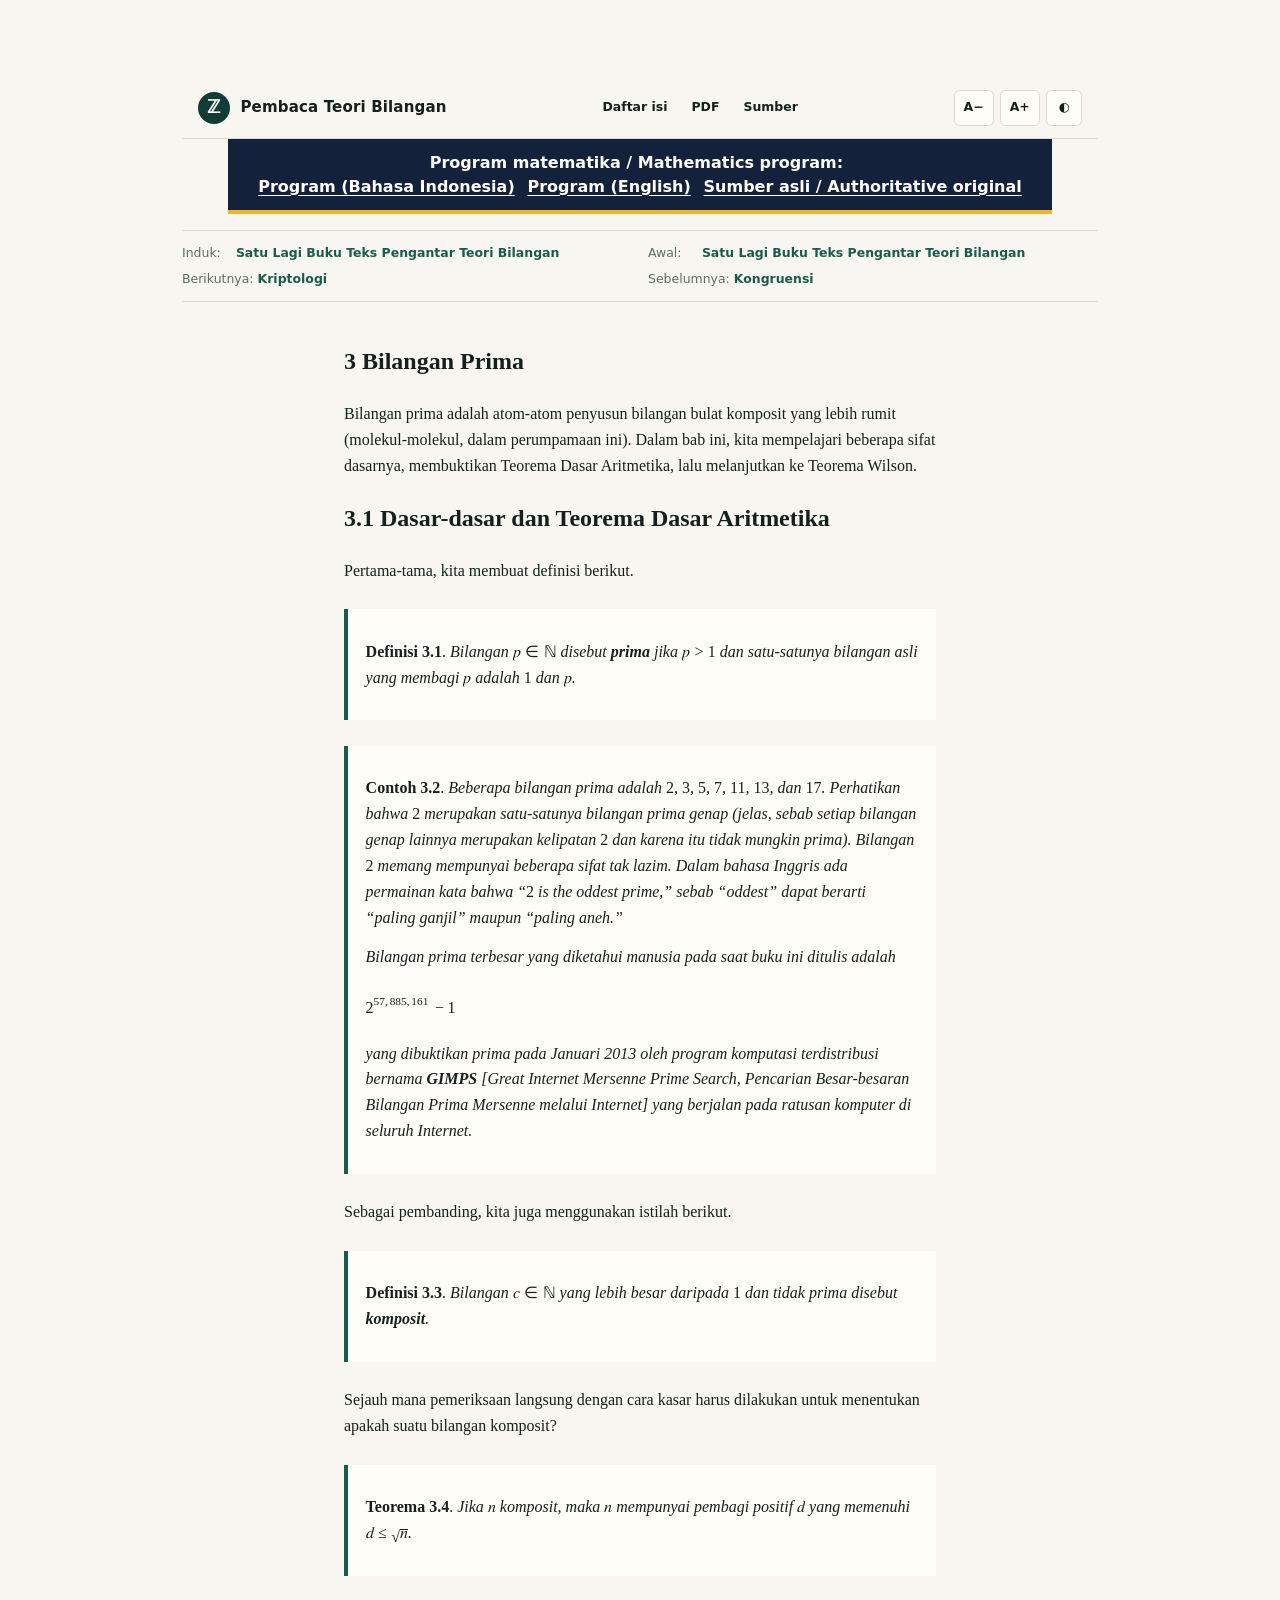
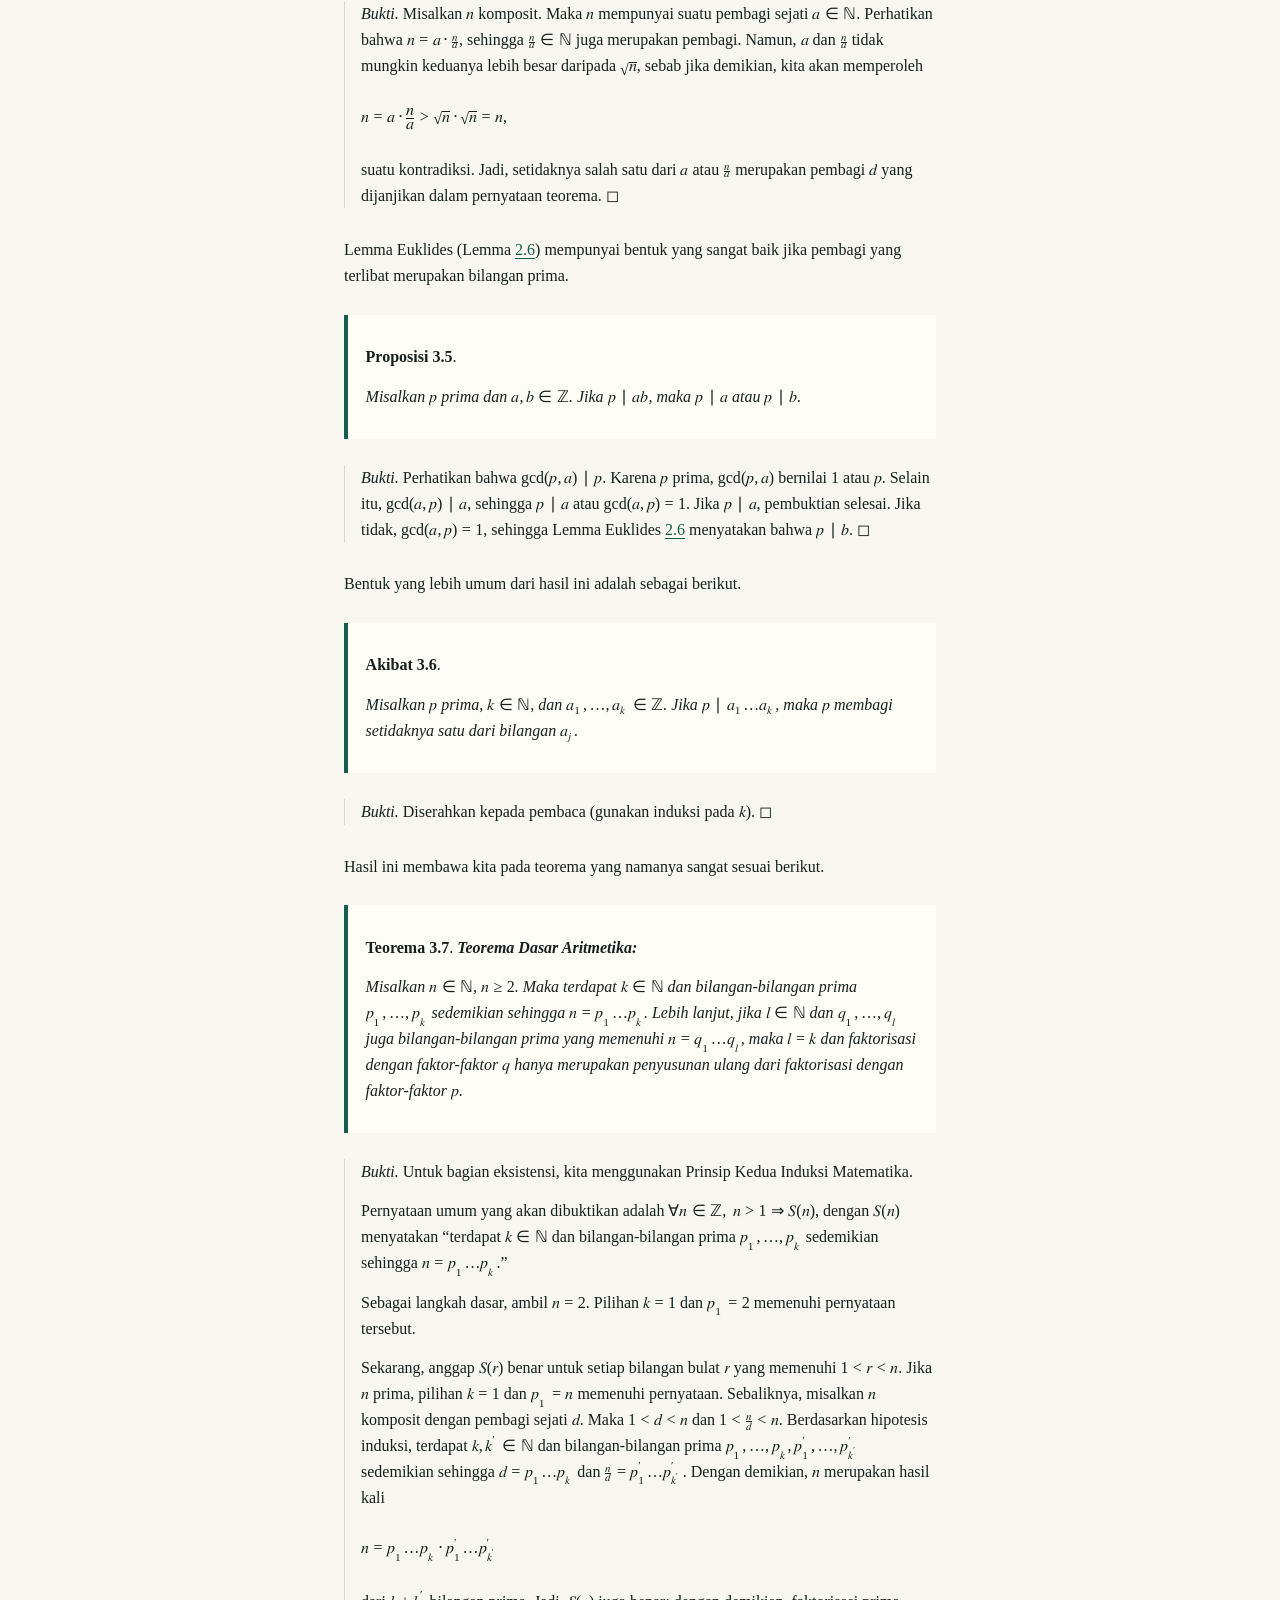
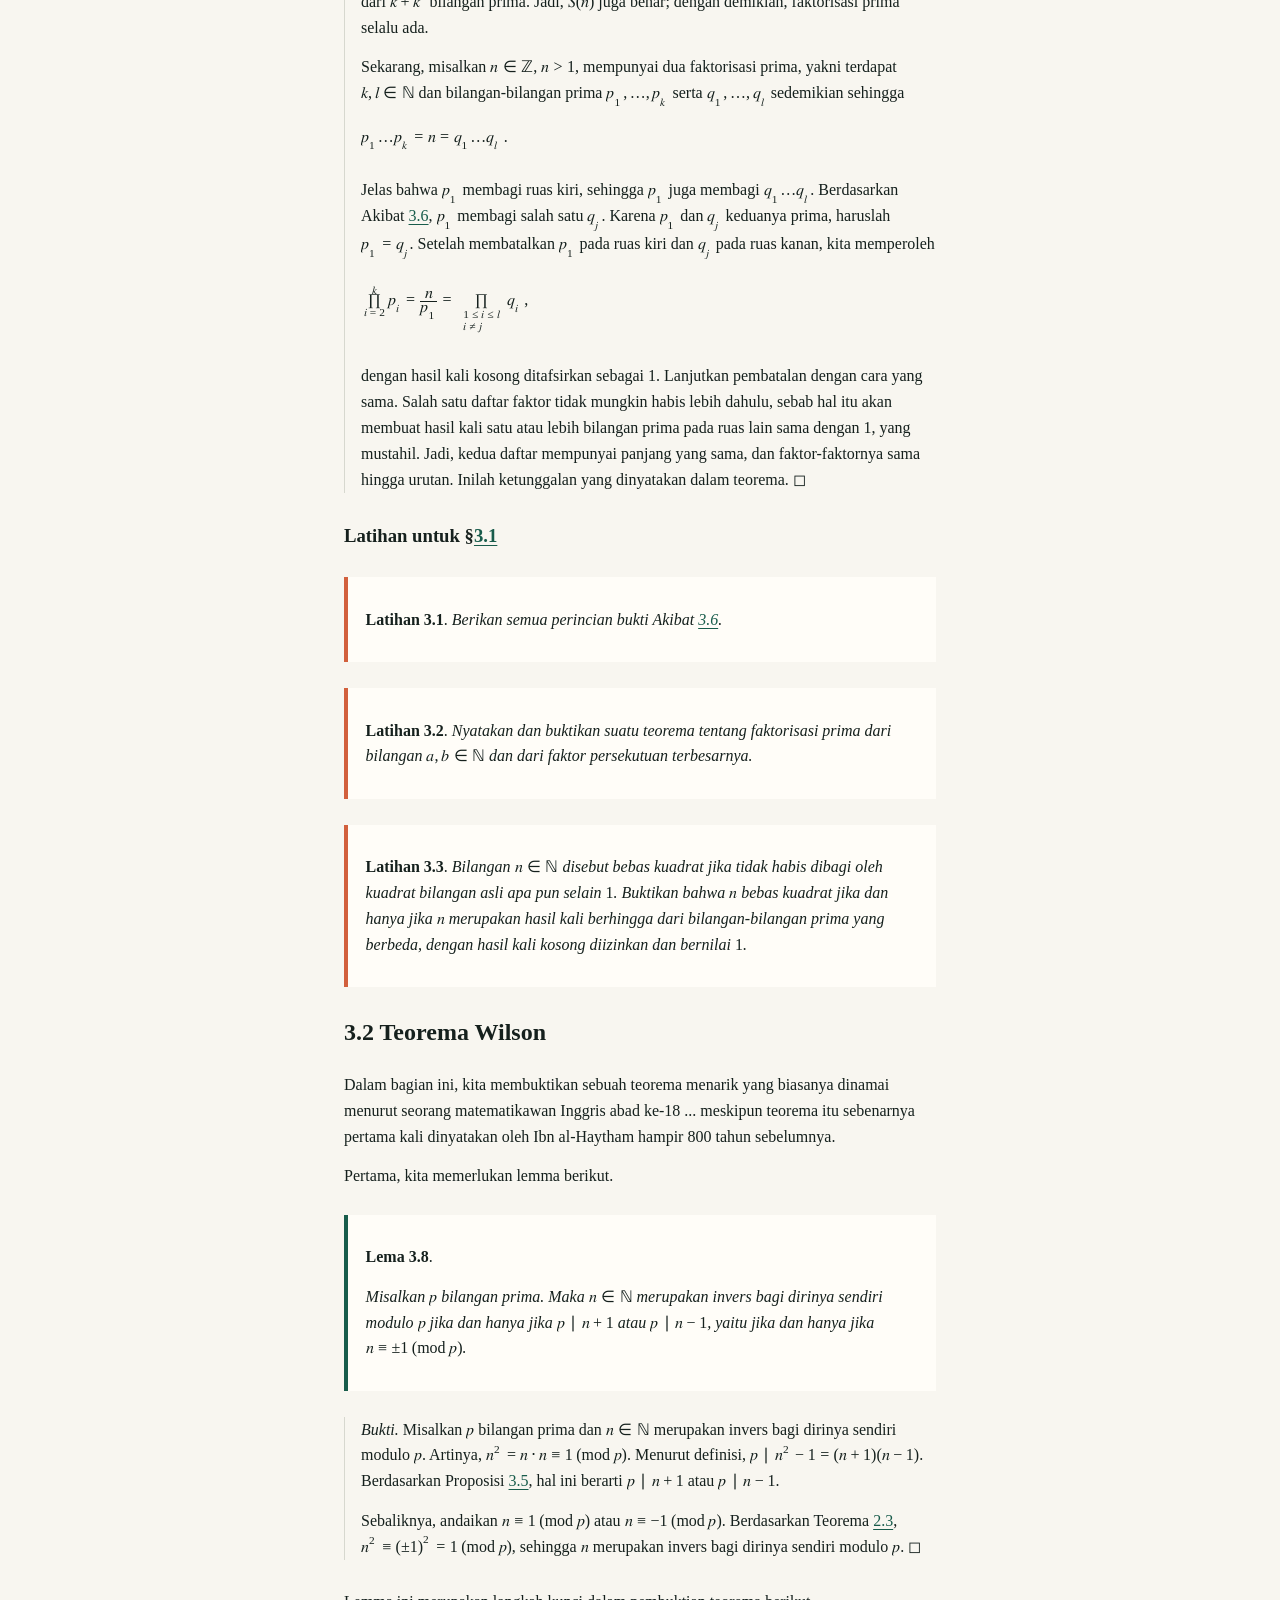
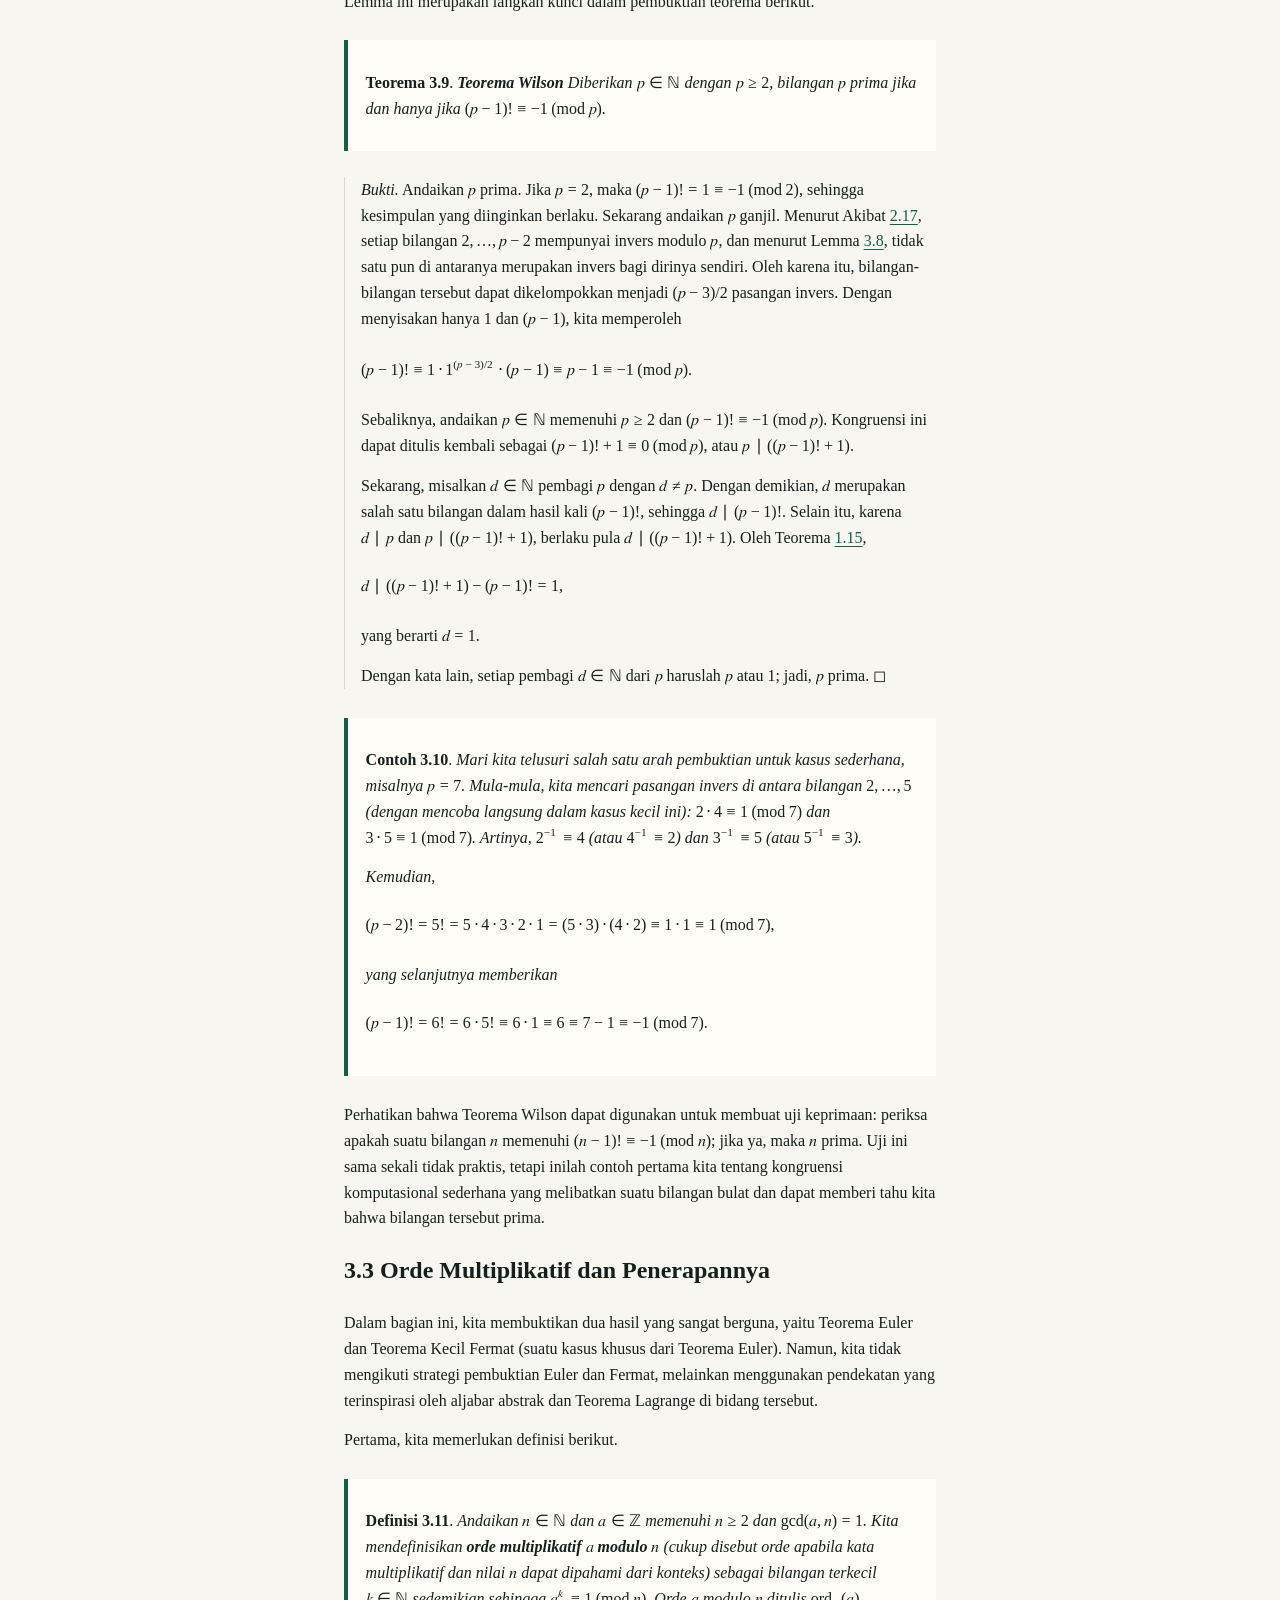
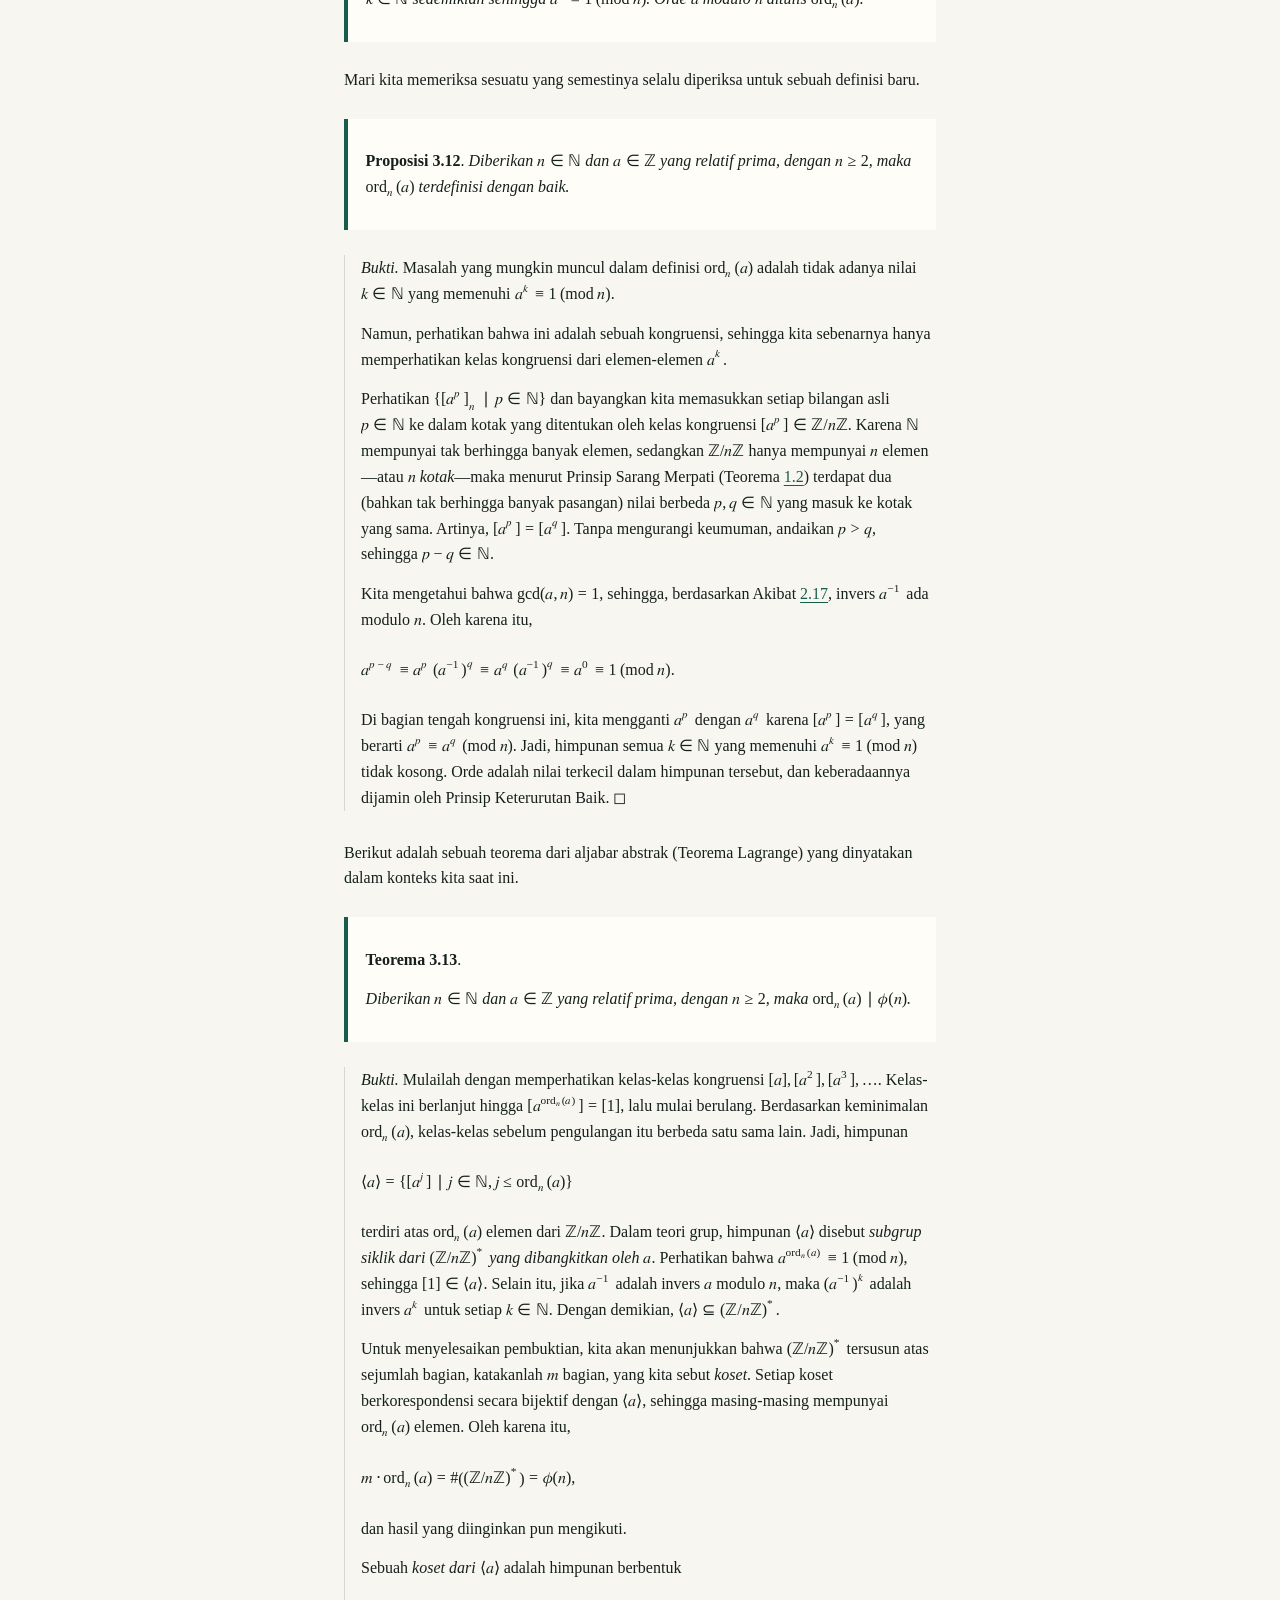
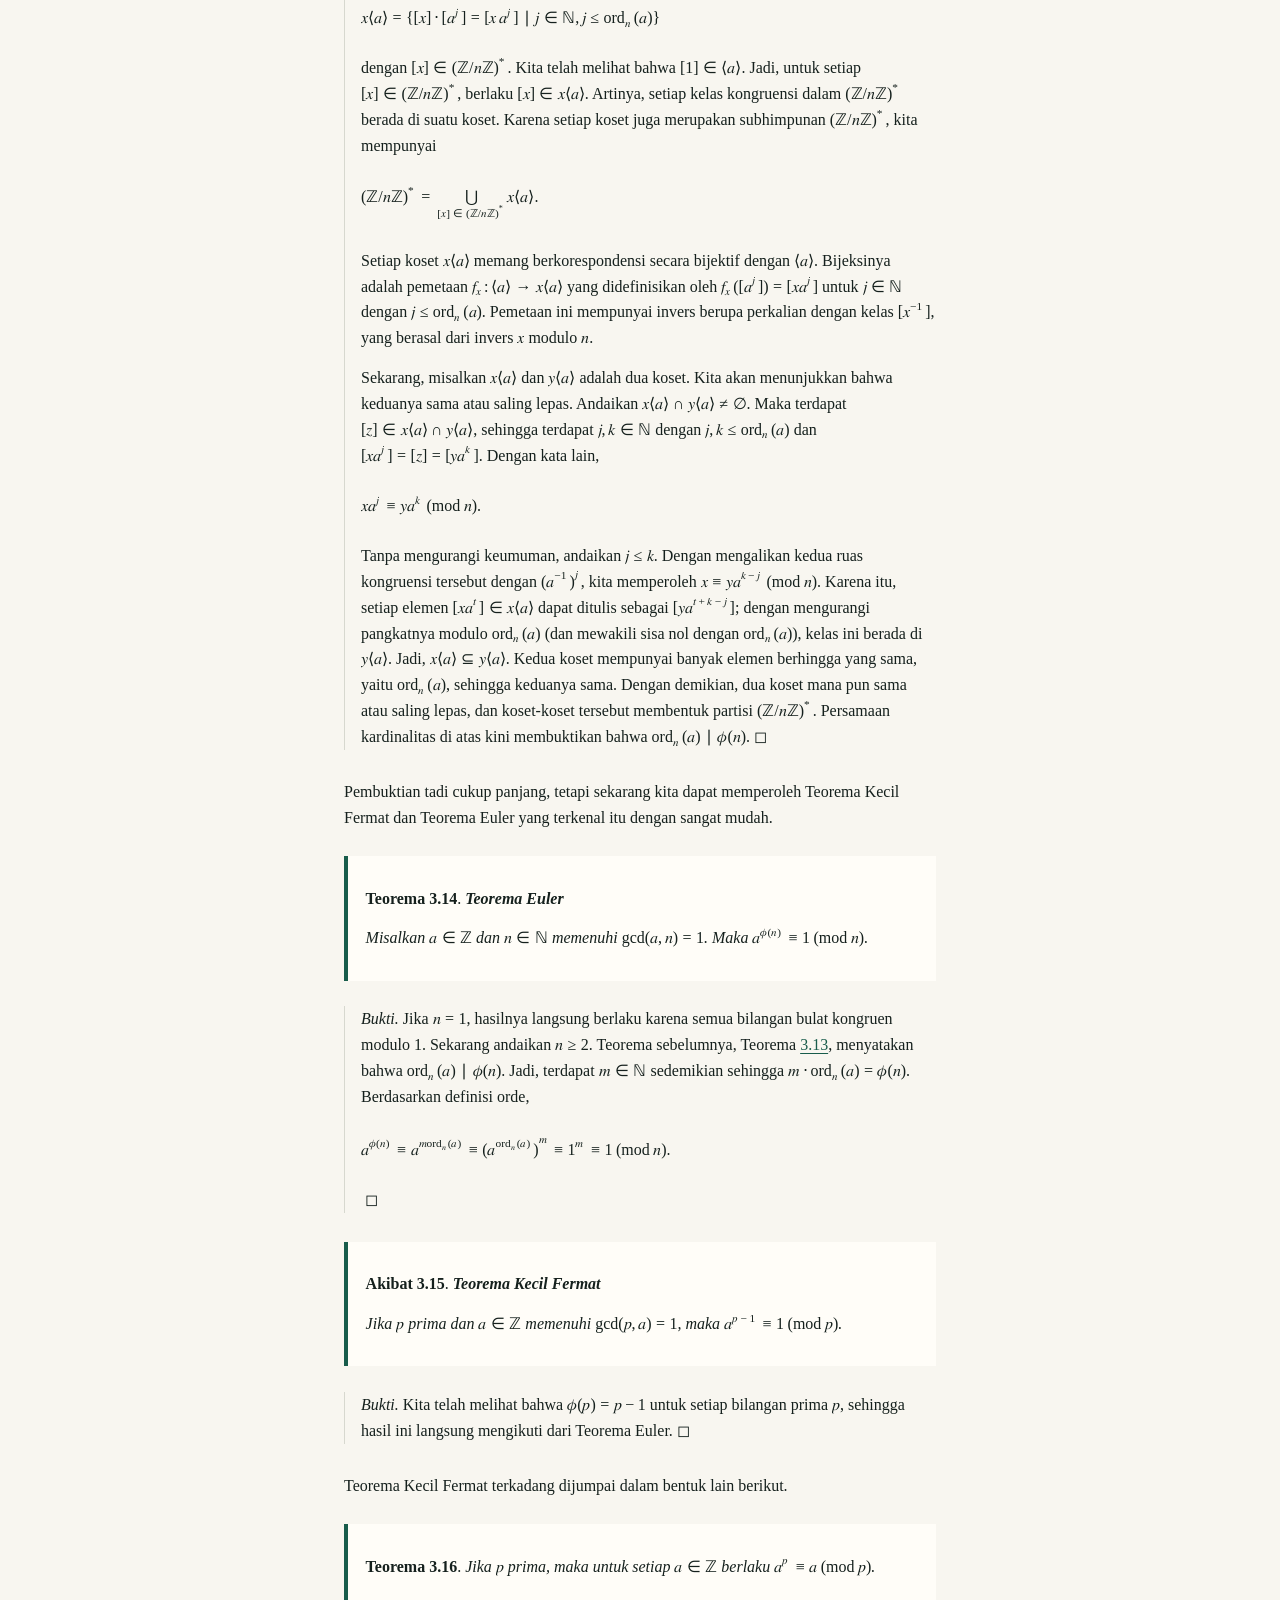
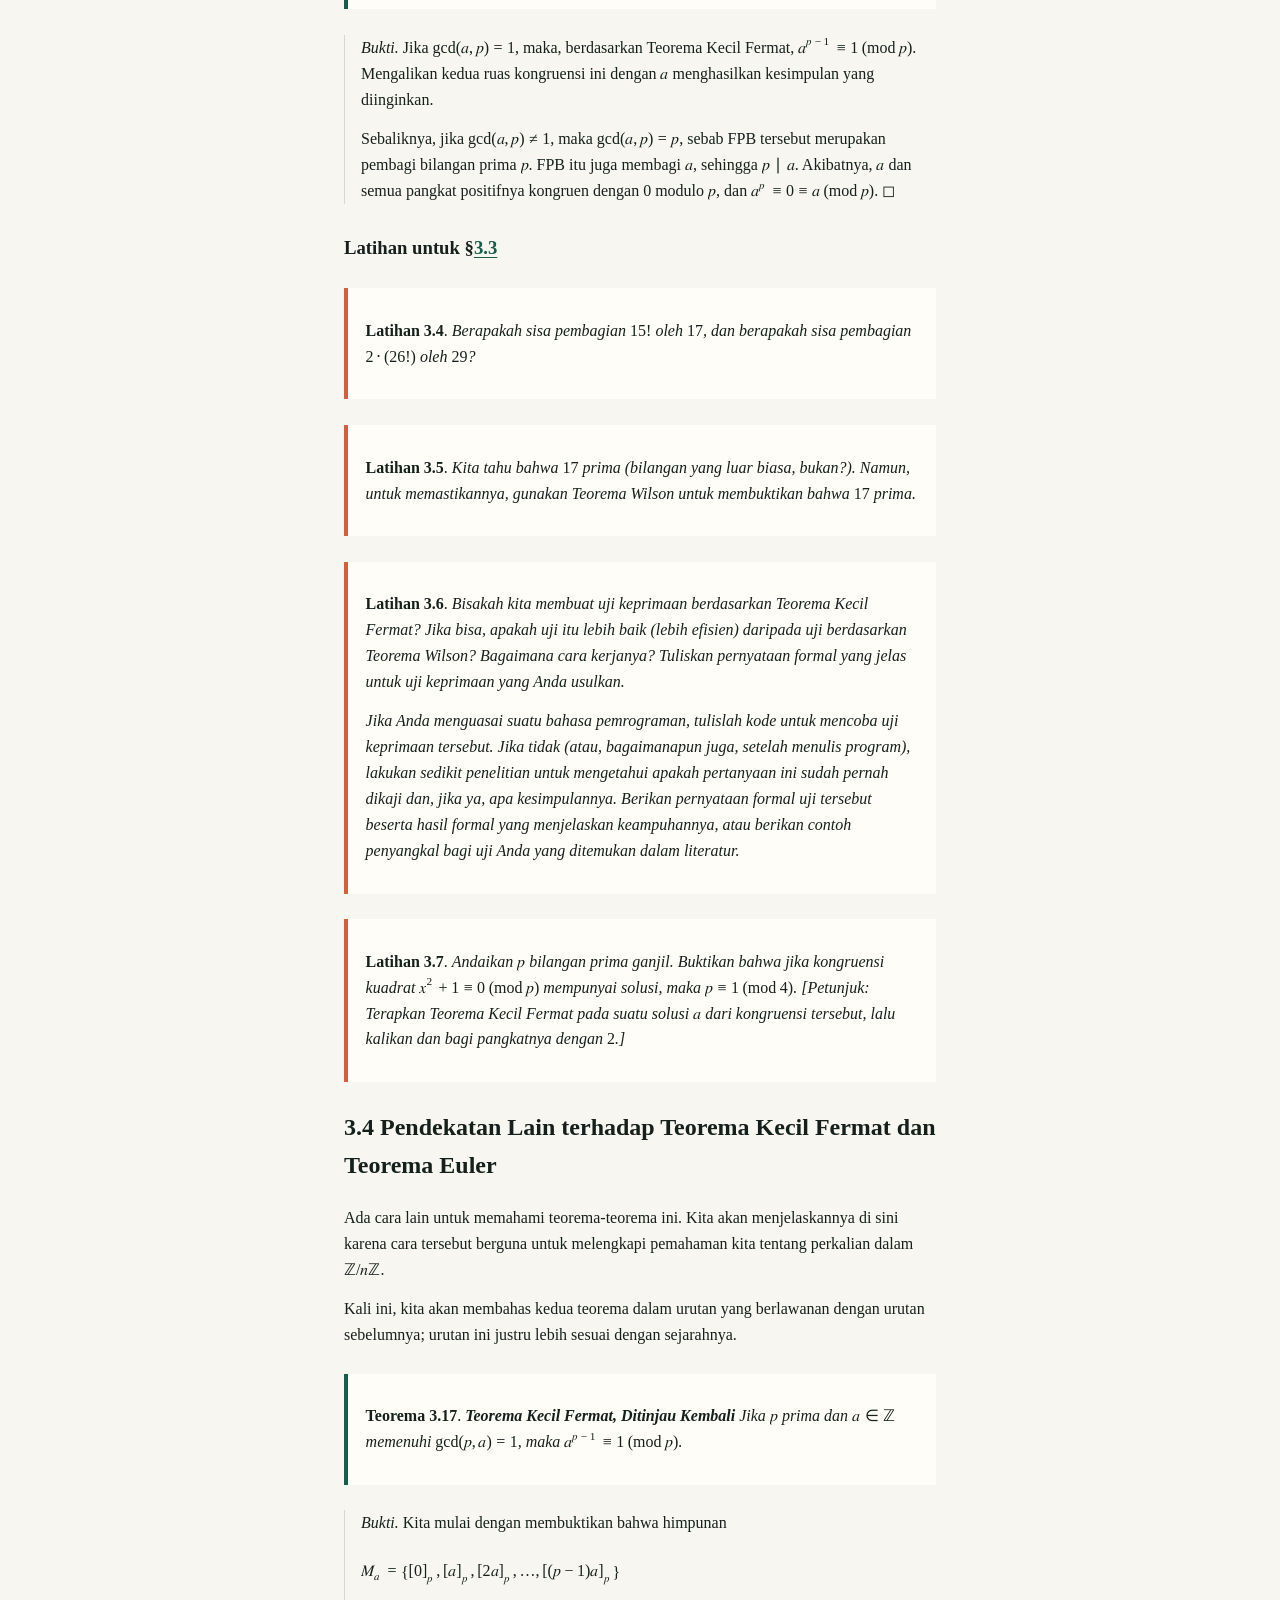
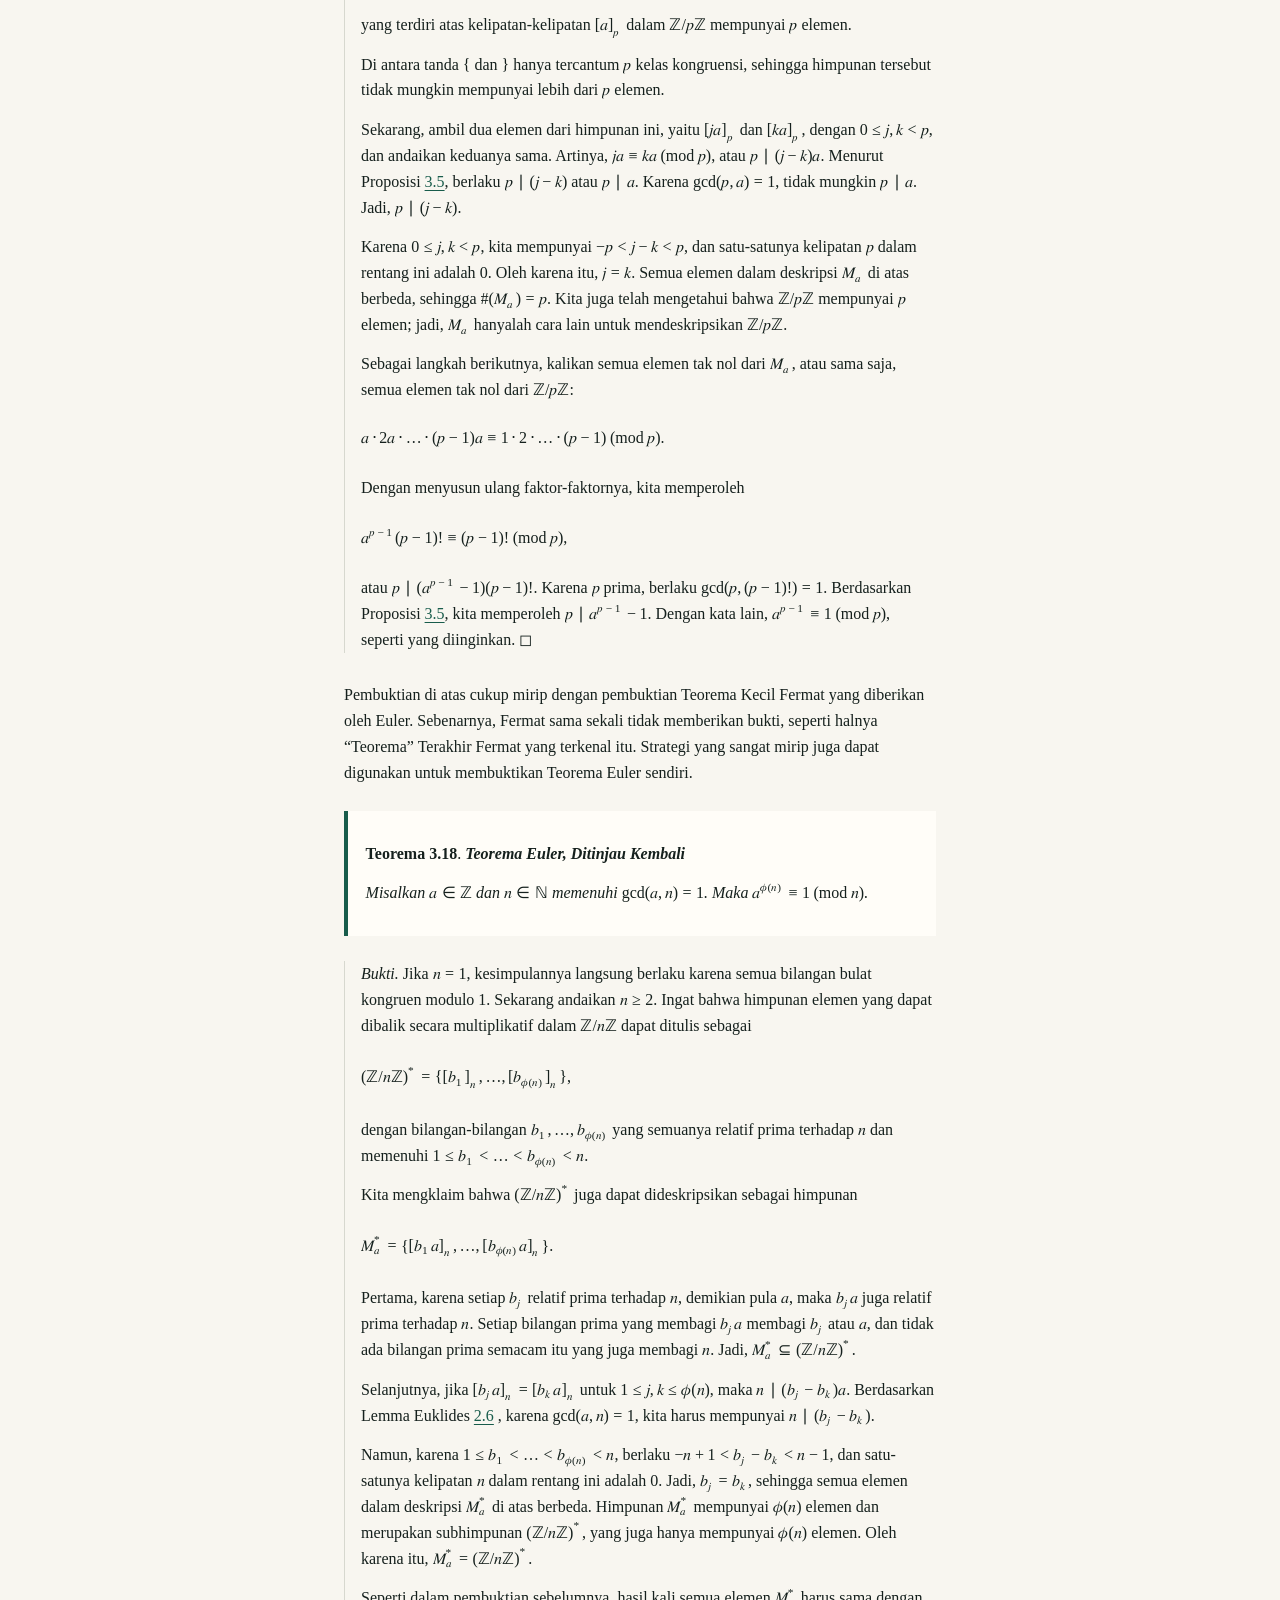
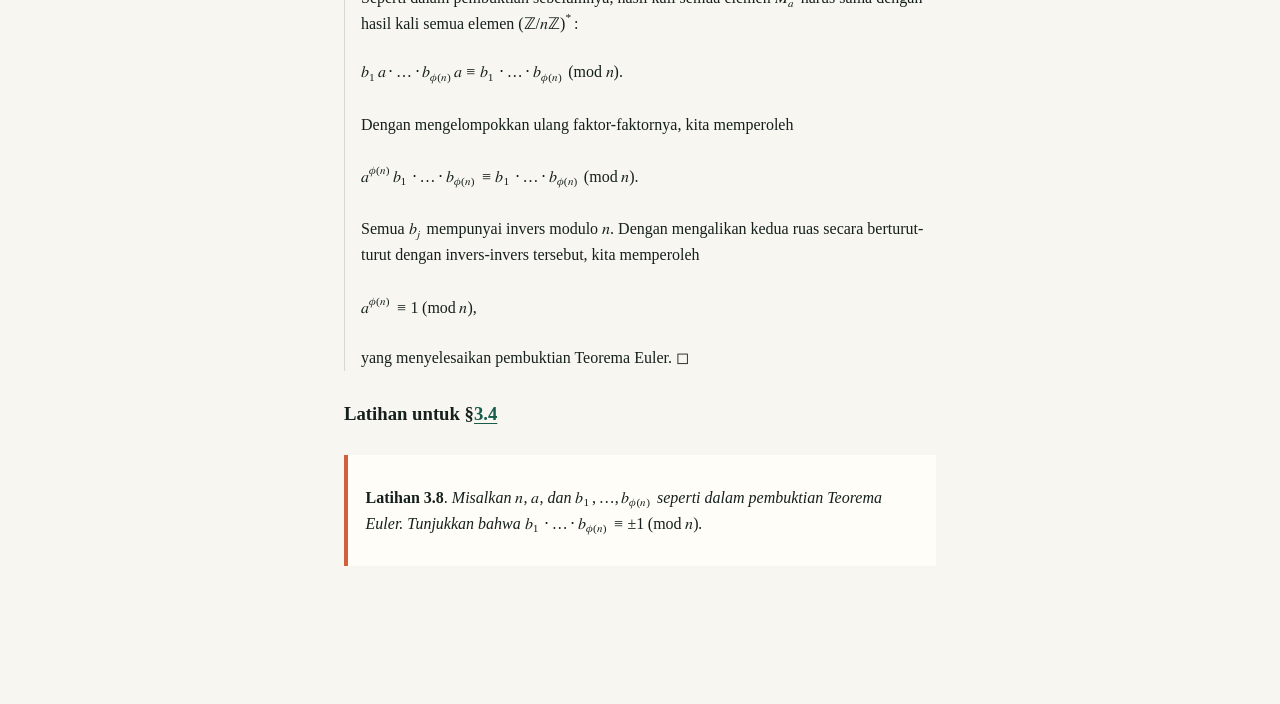
<file: docs/reader/3-chap-PNs.html>
<!DOCTYPE html>
<html xmlns="http://www.w3.org/1999/xhtml" lang="id-ID" xml:lang="id-ID">
<head>
  <meta charset="utf-8" />
  <meta name="generator" content="pandoc" />
  <meta name="viewport" content="width=device-width, initial-scale=1.0, user-scalable=yes" />
  <meta name="author" content="Jonathan A. Poritz; berdasarkan karya Wissam Raji" />
  <title>Bilangan Prima</title>
  <style>
    div.sitenav { display: flex; flex-direction: row; flex-wrap: wrap; }
    span.navlink { flex: 1; }
    span.navlink-label { display: inline-block; min-width: 4em; }
    /* Default styles provided by pandoc.
    ** See https://pandoc.org/MANUAL.html#variables-for-html for config info.
    */
    span.smallcaps{font-variant: small-caps;}
    div.columns{display: flex; gap: min(4vw, 1.5em);}
    div.column{flex: auto; overflow-x: auto;}
    div.hanging-indent{margin-left: 1.5em; text-indent: -1.5em;}
    /* The extra [class] is a hack that increases specificity enough to
       override a similar rule in reveal.js */
    ul.task-list[class]{list-style: none;}
    ul.task-list li input[type="checkbox"] {
      font-size: inherit;
      width: 0.8em;
      margin: 0 0.8em 0.2em -1.6em;
      vertical-align: middle;
    }
  </style>
  <link rel="stylesheet" href="../site.css" />
  <meta name="description" content="Edisi lengkap bahasa Indonesia yang dapat di-reflow dari buku pengantar teori bilangan dan kriptologi." />
  <link rel="canonical" href="https://kokunoyumeto.github.io/yet-another-introductory-number-theory-textbook-id/reader/3-chap-PNs.html" />
  <meta property="og:title" content="Bilangan Prima" />
  <meta property="og:type" content="book" />
<!-- program-matematika-federated-nav-style-v1 -->
<link rel="stylesheet" href="../federated-navigation.css" data-program-matematika-nav="v1">
</head>
<body><!-- program-matematika-federated-nav-v1:begin -->
<nav class="program-matematika-federated-nav" aria-label="Navigasi program matematika / Mathematics program navigation"><strong>Program matematika / Mathematics program:</strong><ul><li><a href="https://kokunoyumeto.github.io/program-matematika-indonesia/id/#course-C60" data-program-link="central-id">Program (Bahasa Indonesia)</a></li><li><a href="https://kokunoyumeto.github.io/program-matematika-indonesia/en/#course-C60" data-program-link="central-en">Program (English)</a></li><li><a href="https://www.poritz.net/jonathan/share/yaintt.pdf" data-program-link="authoritative-original-1" rel="external">Sumber asli / Authoritative original</a></li></ul></nav>
<!-- program-matematika-federated-nav-v1:end -->
<nav id="sitenav" aria-label="Navigasi bab">
<div class="sitenav">
<span class="navlink">
<span class="navlink-label">Induk:</span> <a href="index.html" accesskey="u" rel="up">Satu Lagi Buku Teks Pengantar Teori Bilangan</a>
</span>
<span class="navlink">
<span class="navlink-label">Awal:</span> <a href="index.html" accesskey="t" rel="top">Satu Lagi Buku Teks Pengantar Teori Bilangan</a>
</span>
</div>
<div class="sitenav">
<span class="navlink">
<span class="navlink-label">Berikutnya:</span> <a href="4-chap-Crypto.html" accesskey="n" rel="next">Kriptologi</a>
</span>
<span class="navlink">
<span class="navlink-label">Sebelumnya:</span> <a href="2-chap-Cs.html" accesskey="p" rel="previous">Kongruensi</a>
</span>
</div>
</nav>

<main id="reader-content" tabindex="-1">
<section id="chap-PNs" class="level1" data-number="3">
<h1 data-number="3"><span class="header-section-number">3</span>
Bilangan Prima</h1>
<div class="discussion">
<p>Bilangan prima adalah atom-atom penyusun bilangan bulat komposit yang
lebih rumit (molekul-molekul, dalam perumpamaan ini). Dalam bab ini,
kita mempelajari beberapa sifat dasarnya, membuktikan Teorema Dasar
Aritmetika, lalu melanjutkan ke Teorema Wilson.</p>
</div>
<section id="sec-BatFTA" class="level2" data-number="3.1">
<h2 data-number="3.1"><span class="header-section-number">3.1</span>
Dasar-dasar dan Teorema Dasar Aritmetika</h2>
<div class="discussion">
<p>Pertama-tama, kita membuat definisi berikut.</p>
</div>
<div class="definition">
<p><strong>Definisi 3.1</strong>. <em>Bilangan
<math display="inline" xmlns="http://www.w3.org/1998/Math/MathML"><semantics><mrow><mi>p</mi><mo>∈</mo><mi mathvariant="double-struck">ℕ</mi></mrow><annotation encoding="application/x-tex">p\in{\mathbb N}</annotation></semantics></math>
disebut <span><strong>prima</strong></span> jika
<math display="inline" xmlns="http://www.w3.org/1998/Math/MathML"><semantics><mrow><mi>p</mi><mo>&gt;</mo><mn>1</mn></mrow><annotation encoding="application/x-tex">p&gt;1</annotation></semantics></math>
dan satu-satunya bilangan asli yang membagi
<math display="inline" xmlns="http://www.w3.org/1998/Math/MathML"><semantics><mi>p</mi><annotation encoding="application/x-tex">p</annotation></semantics></math>
adalah
<math display="inline" xmlns="http://www.w3.org/1998/Math/MathML"><semantics><mn>1</mn><annotation encoding="application/x-tex">1</annotation></semantics></math>
dan
<math display="inline" xmlns="http://www.w3.org/1998/Math/MathML"><semantics><mi>p</mi><annotation encoding="application/x-tex">p</annotation></semantics></math>.</em></p>
</div>
<div id="eg-primes" class="example">
<p><strong>Contoh 3.2</strong>. <em>Beberapa bilangan prima adalah
<math display="inline" xmlns="http://www.w3.org/1998/Math/MathML"><semantics><mn>2</mn><annotation encoding="application/x-tex">2</annotation></semantics></math>,
<math display="inline" xmlns="http://www.w3.org/1998/Math/MathML"><semantics><mn>3</mn><annotation encoding="application/x-tex">3</annotation></semantics></math>,
<math display="inline" xmlns="http://www.w3.org/1998/Math/MathML"><semantics><mn>5</mn><annotation encoding="application/x-tex">5</annotation></semantics></math>,
<math display="inline" xmlns="http://www.w3.org/1998/Math/MathML"><semantics><mn>7</mn><annotation encoding="application/x-tex">7</annotation></semantics></math>,
<math display="inline" xmlns="http://www.w3.org/1998/Math/MathML"><semantics><mn>11</mn><annotation encoding="application/x-tex">11</annotation></semantics></math>,
<math display="inline" xmlns="http://www.w3.org/1998/Math/MathML"><semantics><mn>13</mn><annotation encoding="application/x-tex">13</annotation></semantics></math>,
dan
<math display="inline" xmlns="http://www.w3.org/1998/Math/MathML"><semantics><mn>17</mn><annotation encoding="application/x-tex">17</annotation></semantics></math>.
Perhatikan bahwa
<math display="inline" xmlns="http://www.w3.org/1998/Math/MathML"><semantics><mn>2</mn><annotation encoding="application/x-tex">2</annotation></semantics></math>
merupakan satu-satunya bilangan prima genap (jelas, sebab setiap
bilangan genap lainnya merupakan kelipatan
<math display="inline" xmlns="http://www.w3.org/1998/Math/MathML"><semantics><mn>2</mn><annotation encoding="application/x-tex">2</annotation></semantics></math>
dan karena itu tidak mungkin prima). Bilangan
<math display="inline" xmlns="http://www.w3.org/1998/Math/MathML"><semantics><mn>2</mn><annotation encoding="application/x-tex">2</annotation></semantics></math>
memang mempunyai beberapa sifat tak lazim. Dalam bahasa Inggris ada
permainan kata bahwa
“<math display="inline" xmlns="http://www.w3.org/1998/Math/MathML"><semantics><mn>2</mn><annotation encoding="application/x-tex">2</annotation></semantics></math>
is the oddest prime,” sebab “oddest” dapat berarti “paling ganjil”
maupun “paling aneh.”</em></p>
<p><em>Bilangan prima terbesar yang diketahui manusia pada saat buku ini
ditulis adalah
<math display="block" xmlns="http://www.w3.org/1998/Math/MathML"><semantics><mrow><msup><mn>2</mn><mrow><mn>57</mn><mo>,</mo><mn>885</mn><mo>,</mo><mn>161</mn></mrow></msup><mo>−</mo><mn>1</mn></mrow><annotation encoding="application/x-tex">2^{57,885,161}-1</annotation></semantics></math>
yang dibuktikan prima pada Januari 2013 oleh program komputasi
terdistribusi bernama <span><strong>GIMPS</strong></span>
[<span><em>Great Internet Mersenne Prime Search</em></span>, Pencarian
Besar-besaran Bilangan Prima Mersenne melalui Internet] yang berjalan
pada ratusan komputer di seluruh Internet.</em></p>
</div>
<p>Sebagai pembanding, kita juga menggunakan istilah berikut.</p>
<div class="definition">
<p><strong>Definisi 3.3</strong>. <em>Bilangan
<math display="inline" xmlns="http://www.w3.org/1998/Math/MathML"><semantics><mrow><mi>c</mi><mo>∈</mo><mi mathvariant="double-struck">ℕ</mi></mrow><annotation encoding="application/x-tex">c\in{\mathbb N}</annotation></semantics></math>
yang lebih besar daripada
<math display="inline" xmlns="http://www.w3.org/1998/Math/MathML"><semantics><mn>1</mn><annotation encoding="application/x-tex">1</annotation></semantics></math>
dan tidak prima disebut <span><strong>komposit</strong></span>.</em></p>
</div>
<div class="discussion">
<p>Sejauh mana pemeriksaan langsung dengan cara kasar harus dilakukan
untuk menentukan apakah suatu bilangan komposit?</p>
</div>
<div class="theorem">
<p><strong>Teorema 3.4</strong>. <em>Jika
<math display="inline" xmlns="http://www.w3.org/1998/Math/MathML"><semantics><mi>n</mi><annotation encoding="application/x-tex">n</annotation></semantics></math>
komposit, maka
<math display="inline" xmlns="http://www.w3.org/1998/Math/MathML"><semantics><mi>n</mi><annotation encoding="application/x-tex">n</annotation></semantics></math>
mempunyai pembagi positif
<math display="inline" xmlns="http://www.w3.org/1998/Math/MathML"><semantics><mi>d</mi><annotation encoding="application/x-tex">d</annotation></semantics></math>
yang memenuhi
<math display="inline" xmlns="http://www.w3.org/1998/Math/MathML"><semantics><mrow><mi>d</mi><mo>≤</mo><msqrt><mi>n</mi></msqrt></mrow><annotation encoding="application/x-tex">d\le\sqrt{n}</annotation></semantics></math>.</em></p>
</div>
<div class="proof">
<p><em>Bukti.</em> Misalkan
<math display="inline" xmlns="http://www.w3.org/1998/Math/MathML"><semantics><mi>n</mi><annotation encoding="application/x-tex">n</annotation></semantics></math>
komposit. Maka
<math display="inline" xmlns="http://www.w3.org/1998/Math/MathML"><semantics><mi>n</mi><annotation encoding="application/x-tex">n</annotation></semantics></math>
mempunyai suatu pembagi sejati
<math display="inline" xmlns="http://www.w3.org/1998/Math/MathML"><semantics><mrow><mi>a</mi><mo>∈</mo><mi mathvariant="double-struck">ℕ</mi></mrow><annotation encoding="application/x-tex">a\in{\mathbb N}</annotation></semantics></math>.
Perhatikan bahwa
<math display="inline" xmlns="http://www.w3.org/1998/Math/MathML"><semantics><mrow><mi>n</mi><mo>=</mo><mi>a</mi><mo>⋅</mo><mfrac><mi>n</mi><mi>a</mi></mfrac></mrow><annotation encoding="application/x-tex">n=a\cdot\frac{n}{a}</annotation></semantics></math>,
sehingga
<math display="inline" xmlns="http://www.w3.org/1998/Math/MathML"><semantics><mrow><mfrac><mi>n</mi><mi>a</mi></mfrac><mo>∈</mo><mi mathvariant="double-struck">ℕ</mi></mrow><annotation encoding="application/x-tex">\frac{n}{a}\in{\mathbb N}</annotation></semantics></math>
juga merupakan pembagi. Namun,
<math display="inline" xmlns="http://www.w3.org/1998/Math/MathML"><semantics><mi>a</mi><annotation encoding="application/x-tex">a</annotation></semantics></math>
dan
<math display="inline" xmlns="http://www.w3.org/1998/Math/MathML"><semantics><mfrac><mi>n</mi><mi>a</mi></mfrac><annotation encoding="application/x-tex">\frac{n}{a}</annotation></semantics></math>
tidak mungkin keduanya lebih besar daripada
<math display="inline" xmlns="http://www.w3.org/1998/Math/MathML"><semantics><msqrt><mi>n</mi></msqrt><annotation encoding="application/x-tex">\sqrt{n}</annotation></semantics></math>,
sebab jika demikian, kita akan memperoleh
<math display="block" xmlns="http://www.w3.org/1998/Math/MathML"><semantics><mrow><mi>n</mi><mo>=</mo><mi>a</mi><mo>⋅</mo><mfrac><mi>n</mi><mi>a</mi></mfrac><mo>&gt;</mo><msqrt><mi>n</mi></msqrt><mo>⋅</mo><msqrt><mi>n</mi></msqrt><mo>=</mo><mi>n</mi><mo>,</mo></mrow><annotation encoding="application/x-tex">n=a\cdot\frac{n}{a}&gt;\sqrt{n}\cdot\sqrt{n}=n,</annotation></semantics></math>
suatu kontradiksi. Jadi, setidaknya salah satu dari
<math display="inline" xmlns="http://www.w3.org/1998/Math/MathML"><semantics><mi>a</mi><annotation encoding="application/x-tex">a</annotation></semantics></math>
atau
<math display="inline" xmlns="http://www.w3.org/1998/Math/MathML"><semantics><mfrac><mi>n</mi><mi>a</mi></mfrac><annotation encoding="application/x-tex">\frac{n}{a}</annotation></semantics></math>
merupakan pembagi
<math display="inline" xmlns="http://www.w3.org/1998/Math/MathML"><semantics><mi>d</mi><annotation encoding="application/x-tex">d</annotation></semantics></math>
yang dijanjikan dalam pernyataan teorema. ◻</p>
</div>
<div class="discussion">
<p>Lemma Euklides (Lemma <a href="2-chap-Cs.html#lem-euclids"
data-reference-type="ref" data-reference="lem-euclids">2.6</a>)
mempunyai bentuk yang sangat baik jika pembagi yang terlibat merupakan
bilangan prima.</p>
</div>
<div id="prop-primesdividingproducts" class="proposition">
<p><strong>Proposisi 3.5</strong>. <em></em></p>
<p><em>Misalkan
<math display="inline" xmlns="http://www.w3.org/1998/Math/MathML"><semantics><mi>p</mi><annotation encoding="application/x-tex">p</annotation></semantics></math>
prima dan
<math display="inline" xmlns="http://www.w3.org/1998/Math/MathML"><semantics><mrow><mi>a</mi><mo>,</mo><mi>b</mi><mo>∈</mo><mi mathvariant="double-struck">ℤ</mi></mrow><annotation encoding="application/x-tex">a,b\in{\mathbb Z}</annotation></semantics></math>.
Jika
<math display="inline" xmlns="http://www.w3.org/1998/Math/MathML"><semantics><mrow><mi>p</mi><mo>∣</mo><mi>a</mi><mi>b</mi></mrow><annotation encoding="application/x-tex">p\mid ab</annotation></semantics></math>,
maka
<math display="inline" xmlns="http://www.w3.org/1998/Math/MathML"><semantics><mrow><mi>p</mi><mo>∣</mo><mi>a</mi></mrow><annotation encoding="application/x-tex">p\mid a</annotation></semantics></math>
atau
<math display="inline" xmlns="http://www.w3.org/1998/Math/MathML"><semantics><mrow><mi>p</mi><mo>∣</mo><mi>b</mi></mrow><annotation encoding="application/x-tex">p\mid b</annotation></semantics></math>.</em></p>
</div>
<div class="proof">
<p><em>Bukti.</em> Perhatikan bahwa
<math display="inline" xmlns="http://www.w3.org/1998/Math/MathML"><semantics><mrow><mrow><mi mathvariant="normal">gcd</mi><mo>&#8289;</mo></mrow><mo stretchy="false" form="prefix">(</mo><mi>p</mi><mo>,</mo><mi>a</mi><mo stretchy="false" form="postfix">)</mo><mo>∣</mo><mi>p</mi></mrow><annotation encoding="application/x-tex">\gcd(p,a)\mid p</annotation></semantics></math>.
Karena
<math display="inline" xmlns="http://www.w3.org/1998/Math/MathML"><semantics><mi>p</mi><annotation encoding="application/x-tex">p</annotation></semantics></math>
prima,
<math display="inline" xmlns="http://www.w3.org/1998/Math/MathML"><semantics><mrow><mrow><mi mathvariant="normal">gcd</mi><mo>&#8289;</mo></mrow><mo stretchy="false" form="prefix">(</mo><mi>p</mi><mo>,</mo><mi>a</mi><mo stretchy="false" form="postfix">)</mo></mrow><annotation encoding="application/x-tex">\gcd(p,a)</annotation></semantics></math>
bernilai
<math display="inline" xmlns="http://www.w3.org/1998/Math/MathML"><semantics><mn>1</mn><annotation encoding="application/x-tex">1</annotation></semantics></math>
atau
<math display="inline" xmlns="http://www.w3.org/1998/Math/MathML"><semantics><mi>p</mi><annotation encoding="application/x-tex">p</annotation></semantics></math>.
Selain itu,
<math display="inline" xmlns="http://www.w3.org/1998/Math/MathML"><semantics><mrow><mrow><mi mathvariant="normal">gcd</mi><mo>&#8289;</mo></mrow><mo stretchy="false" form="prefix">(</mo><mi>a</mi><mo>,</mo><mi>p</mi><mo stretchy="false" form="postfix">)</mo><mo>∣</mo><mi>a</mi></mrow><annotation encoding="application/x-tex">\gcd(a,p)\mid a</annotation></semantics></math>,
sehingga
<math display="inline" xmlns="http://www.w3.org/1998/Math/MathML"><semantics><mrow><mi>p</mi><mo>∣</mo><mi>a</mi></mrow><annotation encoding="application/x-tex">p\mid a</annotation></semantics></math>
atau
<math display="inline" xmlns="http://www.w3.org/1998/Math/MathML"><semantics><mrow><mrow><mi mathvariant="normal">gcd</mi><mo>&#8289;</mo></mrow><mo stretchy="false" form="prefix">(</mo><mi>a</mi><mo>,</mo><mi>p</mi><mo stretchy="false" form="postfix">)</mo><mo>=</mo><mn>1</mn></mrow><annotation encoding="application/x-tex">\gcd(a,p)=1</annotation></semantics></math>.
Jika
<math display="inline" xmlns="http://www.w3.org/1998/Math/MathML"><semantics><mrow><mi>p</mi><mo>∣</mo><mi>a</mi></mrow><annotation encoding="application/x-tex">p\mid a</annotation></semantics></math>,
pembuktian selesai. Jika tidak,
<math display="inline" xmlns="http://www.w3.org/1998/Math/MathML"><semantics><mrow><mrow><mi mathvariant="normal">gcd</mi><mo>&#8289;</mo></mrow><mo stretchy="false" form="prefix">(</mo><mi>a</mi><mo>,</mo><mi>p</mi><mo stretchy="false" form="postfix">)</mo><mo>=</mo><mn>1</mn></mrow><annotation encoding="application/x-tex">\gcd(a,p)=1</annotation></semantics></math>,
sehingga Lemma Euklides <a href="2-chap-Cs.html#lem-euclids"
data-reference-type="ref" data-reference="lem-euclids">2.6</a>
menyatakan bahwa
<math display="inline" xmlns="http://www.w3.org/1998/Math/MathML"><semantics><mrow><mi>p</mi><mo>∣</mo><mi>b</mi></mrow><annotation encoding="application/x-tex">p\mid b</annotation></semantics></math>. ◻</p>
</div>
<div class="discussion">
<p>Bentuk yang lebih umum dari hasil ini adalah sebagai berikut.</p>
</div>
<div id="cor-primedivis" class="corollary">
<p><strong>Akibat 3.6</strong>. <em></em></p>
<p><em>Misalkan
<math display="inline" xmlns="http://www.w3.org/1998/Math/MathML"><semantics><mi>p</mi><annotation encoding="application/x-tex">p</annotation></semantics></math>
prima,
<math display="inline" xmlns="http://www.w3.org/1998/Math/MathML"><semantics><mrow><mi>k</mi><mo>∈</mo><mi mathvariant="double-struck">ℕ</mi></mrow><annotation encoding="application/x-tex">k\in{\mathbb N}</annotation></semantics></math>,
dan
<math display="inline" xmlns="http://www.w3.org/1998/Math/MathML"><semantics><mrow><msub><mi>a</mi><mn>1</mn></msub><mo>,</mo><mi>…</mi><mo>,</mo><msub><mi>a</mi><mi>k</mi></msub><mo>∈</mo><mi mathvariant="double-struck">ℤ</mi></mrow><annotation encoding="application/x-tex">a_1,\dots,a_k\in{\mathbb Z}</annotation></semantics></math>.
Jika
<math display="inline" xmlns="http://www.w3.org/1998/Math/MathML"><semantics><mrow><mi>p</mi><mo>∣</mo><msub><mi>a</mi><mn>1</mn></msub><mi>…</mi><msub><mi>a</mi><mi>k</mi></msub></mrow><annotation encoding="application/x-tex">p\mid a_1\dots a_k</annotation></semantics></math>,
maka
<math display="inline" xmlns="http://www.w3.org/1998/Math/MathML"><semantics><mi>p</mi><annotation encoding="application/x-tex">p</annotation></semantics></math>
membagi setidaknya satu dari bilangan
<math display="inline" xmlns="http://www.w3.org/1998/Math/MathML"><semantics><msub><mi>a</mi><mi>j</mi></msub><annotation encoding="application/x-tex">a_j</annotation></semantics></math>.</em></p>
</div>
<div class="proof">
<p><em>Bukti.</em> Diserahkan kepada pembaca (gunakan induksi pada
<math display="inline" xmlns="http://www.w3.org/1998/Math/MathML"><semantics><mi>k</mi><annotation encoding="application/x-tex">k</annotation></semantics></math>). ◻</p>
</div>
<div class="discussion">
<p>Hasil ini membawa kita pada teorema yang namanya sangat sesuai
berikut.</p>
</div>
<div class="theorem">
<p><strong>Teorema 3.7</strong>. <em><strong>Teorema Dasar
Aritmetika:</strong></em></p>
<p><em>Misalkan
<math display="inline" xmlns="http://www.w3.org/1998/Math/MathML"><semantics><mrow><mi>n</mi><mo>∈</mo><mi mathvariant="double-struck">ℕ</mi></mrow><annotation encoding="application/x-tex">n\in{\mathbb N}</annotation></semantics></math>,
<math display="inline" xmlns="http://www.w3.org/1998/Math/MathML"><semantics><mrow><mi>n</mi><mo>≥</mo><mn>2</mn></mrow><annotation encoding="application/x-tex">n\ge2</annotation></semantics></math>.
Maka terdapat
<math display="inline" xmlns="http://www.w3.org/1998/Math/MathML"><semantics><mrow><mi>k</mi><mo>∈</mo><mi mathvariant="double-struck">ℕ</mi></mrow><annotation encoding="application/x-tex">k\in{\mathbb N}</annotation></semantics></math>
dan bilangan-bilangan prima
<math display="inline" xmlns="http://www.w3.org/1998/Math/MathML"><semantics><mrow><msub><mi>p</mi><mn>1</mn></msub><mo>,</mo><mi>…</mi><mo>,</mo><msub><mi>p</mi><mi>k</mi></msub></mrow><annotation encoding="application/x-tex">p_1,\dots,p_k</annotation></semantics></math>
sedemikian sehingga
<math display="inline" xmlns="http://www.w3.org/1998/Math/MathML"><semantics><mrow><mi>n</mi><mo>=</mo><msub><mi>p</mi><mn>1</mn></msub><mi>…</mi><msub><mi>p</mi><mi>k</mi></msub></mrow><annotation encoding="application/x-tex">n=p_1\dots p_k</annotation></semantics></math>.
Lebih lanjut, jika
<math display="inline" xmlns="http://www.w3.org/1998/Math/MathML"><semantics><mrow><mi>l</mi><mo>∈</mo><mi mathvariant="double-struck">ℕ</mi></mrow><annotation encoding="application/x-tex">l\in{\mathbb N}</annotation></semantics></math>
dan
<math display="inline" xmlns="http://www.w3.org/1998/Math/MathML"><semantics><mrow><msub><mi>q</mi><mn>1</mn></msub><mo>,</mo><mi>…</mi><mo>,</mo><msub><mi>q</mi><mi>l</mi></msub></mrow><annotation encoding="application/x-tex">q_1,\dots,q_l</annotation></semantics></math>
juga bilangan-bilangan prima yang memenuhi
<math display="inline" xmlns="http://www.w3.org/1998/Math/MathML"><semantics><mrow><mi>n</mi><mo>=</mo><msub><mi>q</mi><mn>1</mn></msub><mi>…</mi><msub><mi>q</mi><mi>l</mi></msub></mrow><annotation encoding="application/x-tex">n=q_1\dots q_l</annotation></semantics></math>,
maka
<math display="inline" xmlns="http://www.w3.org/1998/Math/MathML"><semantics><mrow><mi>l</mi><mo>=</mo><mi>k</mi></mrow><annotation encoding="application/x-tex">l=k</annotation></semantics></math>
dan faktorisasi dengan faktor-faktor
<math display="inline" xmlns="http://www.w3.org/1998/Math/MathML"><semantics><mi>q</mi><annotation encoding="application/x-tex">q</annotation></semantics></math>
hanya merupakan penyusunan ulang dari faktorisasi dengan faktor-faktor
<math display="inline" xmlns="http://www.w3.org/1998/Math/MathML"><semantics><mi>p</mi><annotation encoding="application/x-tex">p</annotation></semantics></math>.</em></p>
</div>
<div class="proof">
<p><em>Bukti.</em> Untuk bagian eksistensi, kita menggunakan Prinsip
Kedua Induksi Matematika.</p>
<p>Pernyataan umum yang akan dibuktikan adalah
<math display="inline" xmlns="http://www.w3.org/1998/Math/MathML"><semantics><mrow><mo>∀</mo><mi>n</mi><mo>∈</mo><mi mathvariant="double-struck">ℤ</mi><mo>,</mo><mspace width="0.222em"></mspace><mi>n</mi><mo>&gt;</mo><mn>1</mn><mo>⇒</mo><mi>S</mi><mo stretchy="false" form="prefix">(</mo><mi>n</mi><mo stretchy="false" form="postfix">)</mo></mrow><annotation encoding="application/x-tex">\forall n\in{\mathbb Z},\ n&gt;1\Rightarrow S(n)</annotation></semantics></math>,
dengan
<math display="inline" xmlns="http://www.w3.org/1998/Math/MathML"><semantics><mrow><mi>S</mi><mo stretchy="false" form="prefix">(</mo><mi>n</mi><mo stretchy="false" form="postfix">)</mo></mrow><annotation encoding="application/x-tex">S(n)</annotation></semantics></math>
menyatakan “terdapat
<math display="inline" xmlns="http://www.w3.org/1998/Math/MathML"><semantics><mrow><mi>k</mi><mo>∈</mo><mi mathvariant="double-struck">ℕ</mi></mrow><annotation encoding="application/x-tex">k\in{\mathbb N}</annotation></semantics></math>
dan bilangan-bilangan prima
<math display="inline" xmlns="http://www.w3.org/1998/Math/MathML"><semantics><mrow><msub><mi>p</mi><mn>1</mn></msub><mo>,</mo><mi>…</mi><mo>,</mo><msub><mi>p</mi><mi>k</mi></msub></mrow><annotation encoding="application/x-tex">p_1,\dots,p_k</annotation></semantics></math>
sedemikian sehingga
<math display="inline" xmlns="http://www.w3.org/1998/Math/MathML"><semantics><mrow><mi>n</mi><mo>=</mo><msub><mi>p</mi><mn>1</mn></msub><mi>…</mi><msub><mi>p</mi><mi>k</mi></msub></mrow><annotation encoding="application/x-tex">n=p_1\dots p_k</annotation></semantics></math>.”</p>
<p>Sebagai langkah dasar, ambil
<math display="inline" xmlns="http://www.w3.org/1998/Math/MathML"><semantics><mrow><mi>n</mi><mo>=</mo><mn>2</mn></mrow><annotation encoding="application/x-tex">n=2</annotation></semantics></math>.
Pilihan
<math display="inline" xmlns="http://www.w3.org/1998/Math/MathML"><semantics><mrow><mi>k</mi><mo>=</mo><mn>1</mn></mrow><annotation encoding="application/x-tex">k=1</annotation></semantics></math>
dan
<math display="inline" xmlns="http://www.w3.org/1998/Math/MathML"><semantics><mrow><msub><mi>p</mi><mn>1</mn></msub><mo>=</mo><mn>2</mn></mrow><annotation encoding="application/x-tex">p_1=2</annotation></semantics></math>
memenuhi pernyataan tersebut.</p>
<p>Sekarang, anggap
<math display="inline" xmlns="http://www.w3.org/1998/Math/MathML"><semantics><mrow><mi>S</mi><mo stretchy="false" form="prefix">(</mo><mi>r</mi><mo stretchy="false" form="postfix">)</mo></mrow><annotation encoding="application/x-tex">S(r)</annotation></semantics></math>
benar untuk setiap bilangan bulat
<math display="inline" xmlns="http://www.w3.org/1998/Math/MathML"><semantics><mi>r</mi><annotation encoding="application/x-tex">r</annotation></semantics></math>
yang memenuhi
<math display="inline" xmlns="http://www.w3.org/1998/Math/MathML"><semantics><mrow><mn>1</mn><mo>&lt;</mo><mi>r</mi><mo>&lt;</mo><mi>n</mi></mrow><annotation encoding="application/x-tex">1&lt;r&lt;n</annotation></semantics></math>.
Jika
<math display="inline" xmlns="http://www.w3.org/1998/Math/MathML"><semantics><mi>n</mi><annotation encoding="application/x-tex">n</annotation></semantics></math>
prima, pilihan
<math display="inline" xmlns="http://www.w3.org/1998/Math/MathML"><semantics><mrow><mi>k</mi><mo>=</mo><mn>1</mn></mrow><annotation encoding="application/x-tex">k=1</annotation></semantics></math>
dan
<math display="inline" xmlns="http://www.w3.org/1998/Math/MathML"><semantics><mrow><msub><mi>p</mi><mn>1</mn></msub><mo>=</mo><mi>n</mi></mrow><annotation encoding="application/x-tex">p_1=n</annotation></semantics></math>
memenuhi pernyataan. Sebaliknya, misalkan
<math display="inline" xmlns="http://www.w3.org/1998/Math/MathML"><semantics><mi>n</mi><annotation encoding="application/x-tex">n</annotation></semantics></math>
komposit dengan pembagi sejati
<math display="inline" xmlns="http://www.w3.org/1998/Math/MathML"><semantics><mi>d</mi><annotation encoding="application/x-tex">d</annotation></semantics></math>.
Maka
<math display="inline" xmlns="http://www.w3.org/1998/Math/MathML"><semantics><mrow><mn>1</mn><mo>&lt;</mo><mi>d</mi><mo>&lt;</mo><mi>n</mi></mrow><annotation encoding="application/x-tex">1&lt;d&lt;n</annotation></semantics></math>
dan
<math display="inline" xmlns="http://www.w3.org/1998/Math/MathML"><semantics><mrow><mn>1</mn><mo>&lt;</mo><mfrac><mi>n</mi><mi>d</mi></mfrac><mo>&lt;</mo><mi>n</mi></mrow><annotation encoding="application/x-tex">1&lt;\frac{n}{d}&lt;n</annotation></semantics></math>.
Berdasarkan hipotesis induksi, terdapat
<math display="inline" xmlns="http://www.w3.org/1998/Math/MathML"><semantics><mrow><mi>k</mi><mo>,</mo><msup><mi>k</mi><mi>′</mi></msup><mo>∈</mo><mi mathvariant="double-struck">ℕ</mi></mrow><annotation encoding="application/x-tex">k,k^\prime\in{\mathbb N}</annotation></semantics></math>
dan bilangan-bilangan prima
<math display="inline" xmlns="http://www.w3.org/1998/Math/MathML"><semantics><mrow><msub><mi>p</mi><mn>1</mn></msub><mo>,</mo><mi>…</mi><mo>,</mo><msub><mi>p</mi><mi>k</mi></msub><mo>,</mo><msubsup><mi>p</mi><mn>1</mn><mi>′</mi></msubsup><mo>,</mo><mi>…</mi><mo>,</mo><msubsup><mi>p</mi><msup><mi>k</mi><mi>′</mi></msup><mi>′</mi></msubsup></mrow><annotation encoding="application/x-tex">p_1,\dots,p_k,p^\prime_1,\dots,p^\prime_{k^\prime}</annotation></semantics></math>
sedemikian sehingga
<math display="inline" xmlns="http://www.w3.org/1998/Math/MathML"><semantics><mrow><mi>d</mi><mo>=</mo><msub><mi>p</mi><mn>1</mn></msub><mi>…</mi><msub><mi>p</mi><mi>k</mi></msub></mrow><annotation encoding="application/x-tex">d=p_1\dots p_k</annotation></semantics></math>
dan
<math display="inline" xmlns="http://www.w3.org/1998/Math/MathML"><semantics><mrow><mfrac><mi>n</mi><mi>d</mi></mfrac><mo>=</mo><msubsup><mi>p</mi><mn>1</mn><mi>′</mi></msubsup><mi>…</mi><msubsup><mi>p</mi><msup><mi>k</mi><mi>′</mi></msup><mi>′</mi></msubsup></mrow><annotation encoding="application/x-tex">\frac{n}{d}=p^\prime_1\dots p^\prime_{k^\prime}</annotation></semantics></math>.
Dengan demikian,
<math display="inline" xmlns="http://www.w3.org/1998/Math/MathML"><semantics><mi>n</mi><annotation encoding="application/x-tex">n</annotation></semantics></math>
merupakan hasil kali
<math display="block" xmlns="http://www.w3.org/1998/Math/MathML"><semantics><mrow><mi>n</mi><mo>=</mo><msub><mi>p</mi><mn>1</mn></msub><mi>…</mi><msub><mi>p</mi><mi>k</mi></msub><mo>⋅</mo><msubsup><mi>p</mi><mn>1</mn><mi>′</mi></msubsup><mi>…</mi><msubsup><mi>p</mi><msup><mi>k</mi><mi>′</mi></msup><mi>′</mi></msubsup></mrow><annotation encoding="application/x-tex">n=p_1\dots p_k\cdot p^\prime_1\dots p^\prime_{k^\prime}</annotation></semantics></math>
dari
<math display="inline" xmlns="http://www.w3.org/1998/Math/MathML"><semantics><mrow><mi>k</mi><mo>+</mo><msup><mi>k</mi><mi>′</mi></msup></mrow><annotation encoding="application/x-tex">k+k^\prime</annotation></semantics></math>
bilangan prima. Jadi,
<math display="inline" xmlns="http://www.w3.org/1998/Math/MathML"><semantics><mrow><mi>S</mi><mo stretchy="false" form="prefix">(</mo><mi>n</mi><mo stretchy="false" form="postfix">)</mo></mrow><annotation encoding="application/x-tex">S(n)</annotation></semantics></math>
juga benar; dengan demikian, faktorisasi prima selalu ada.</p>
<p>Sekarang, misalkan
<math display="inline" xmlns="http://www.w3.org/1998/Math/MathML"><semantics><mrow><mi>n</mi><mo>∈</mo><mi mathvariant="double-struck">ℤ</mi></mrow><annotation encoding="application/x-tex">n\in{\mathbb Z}</annotation></semantics></math>,
<math display="inline" xmlns="http://www.w3.org/1998/Math/MathML"><semantics><mrow><mi>n</mi><mo>&gt;</mo><mn>1</mn></mrow><annotation encoding="application/x-tex">n&gt;1</annotation></semantics></math>,
mempunyai dua faktorisasi prima, yakni terdapat
<math display="inline" xmlns="http://www.w3.org/1998/Math/MathML"><semantics><mrow><mi>k</mi><mo>,</mo><mi>l</mi><mo>∈</mo><mi mathvariant="double-struck">ℕ</mi></mrow><annotation encoding="application/x-tex">k,l\in{\mathbb N}</annotation></semantics></math>
dan bilangan-bilangan prima
<math display="inline" xmlns="http://www.w3.org/1998/Math/MathML"><semantics><mrow><msub><mi>p</mi><mn>1</mn></msub><mo>,</mo><mi>…</mi><mo>,</mo><msub><mi>p</mi><mi>k</mi></msub></mrow><annotation encoding="application/x-tex">p_1,\dots,p_k</annotation></semantics></math>
serta
<math display="inline" xmlns="http://www.w3.org/1998/Math/MathML"><semantics><mrow><msub><mi>q</mi><mn>1</mn></msub><mo>,</mo><mi>…</mi><mo>,</mo><msub><mi>q</mi><mi>l</mi></msub></mrow><annotation encoding="application/x-tex">q_1,\dots,q_l</annotation></semantics></math>
sedemikian sehingga
<math display="block" xmlns="http://www.w3.org/1998/Math/MathML"><semantics><mrow><msub><mi>p</mi><mn>1</mn></msub><mi>…</mi><msub><mi>p</mi><mi>k</mi></msub><mo>=</mo><mi>n</mi><mo>=</mo><msub><mi>q</mi><mn>1</mn></msub><mi>…</mi><msub><mi>q</mi><mi>l</mi></msub><mspace width="0.222em"></mspace><mi>.</mi></mrow><annotation encoding="application/x-tex">p_1\dots p_k = n = q_1\dots q_l\ .</annotation></semantics></math>
Jelas bahwa
<math display="inline" xmlns="http://www.w3.org/1998/Math/MathML"><semantics><msub><mi>p</mi><mn>1</mn></msub><annotation encoding="application/x-tex">p_1</annotation></semantics></math>
membagi ruas kiri, sehingga
<math display="inline" xmlns="http://www.w3.org/1998/Math/MathML"><semantics><msub><mi>p</mi><mn>1</mn></msub><annotation encoding="application/x-tex">p_1</annotation></semantics></math>
juga membagi
<math display="inline" xmlns="http://www.w3.org/1998/Math/MathML"><semantics><mrow><msub><mi>q</mi><mn>1</mn></msub><mi>…</mi><msub><mi>q</mi><mi>l</mi></msub></mrow><annotation encoding="application/x-tex">q_1\dots q_l</annotation></semantics></math>.
Berdasarkan Akibat <a href="3-chap-PNs.html#cor-primedivis"
data-reference-type="ref" data-reference="cor-primedivis">3.6</a>,
<math display="inline" xmlns="http://www.w3.org/1998/Math/MathML"><semantics><msub><mi>p</mi><mn>1</mn></msub><annotation encoding="application/x-tex">p_1</annotation></semantics></math>
membagi salah satu
<math display="inline" xmlns="http://www.w3.org/1998/Math/MathML"><semantics><msub><mi>q</mi><mi>j</mi></msub><annotation encoding="application/x-tex">q_j</annotation></semantics></math>.
Karena
<math display="inline" xmlns="http://www.w3.org/1998/Math/MathML"><semantics><msub><mi>p</mi><mn>1</mn></msub><annotation encoding="application/x-tex">p_1</annotation></semantics></math>
dan
<math display="inline" xmlns="http://www.w3.org/1998/Math/MathML"><semantics><msub><mi>q</mi><mi>j</mi></msub><annotation encoding="application/x-tex">q_j</annotation></semantics></math>
keduanya prima, haruslah
<math display="inline" xmlns="http://www.w3.org/1998/Math/MathML"><semantics><mrow><msub><mi>p</mi><mn>1</mn></msub><mo>=</mo><msub><mi>q</mi><mi>j</mi></msub></mrow><annotation encoding="application/x-tex">p_1=q_j</annotation></semantics></math>.
Setelah membatalkan
<math display="inline" xmlns="http://www.w3.org/1998/Math/MathML"><semantics><msub><mi>p</mi><mn>1</mn></msub><annotation encoding="application/x-tex">p_1</annotation></semantics></math>
pada ruas kiri dan
<math display="inline" xmlns="http://www.w3.org/1998/Math/MathML"><semantics><msub><mi>q</mi><mi>j</mi></msub><annotation encoding="application/x-tex">q_j</annotation></semantics></math>
pada ruas kanan, kita memperoleh
<math display="block" xmlns="http://www.w3.org/1998/Math/MathML"><semantics><mrow><munderover><mo>∏</mo><mrow><mi>i</mi><mo>=</mo><mn>2</mn></mrow><mi>k</mi></munderover><msub><mi>p</mi><mi>i</mi></msub><mo>=</mo><mfrac><mi>n</mi><msub><mi>p</mi><mn>1</mn></msub></mfrac><mo>=</mo><munder><mo>∏</mo><mtable><mtr><mtd columnalign="center" style="text-align: center"><mrow><mn>1</mn><mo>≤</mo><mi>i</mi><mo>≤</mo><mi>l</mi></mrow></mtd></mtr><mtr><mtd columnalign="center" style="text-align: center"><mrow><mi>i</mi><mo>≠</mo><mi>j</mi></mrow></mtd></mtr></mtable></munder><msub><mi>q</mi><mi>i</mi></msub><mspace width="0.222em"></mspace><mo>,</mo></mrow><annotation encoding="application/x-tex">\prod_{i=2}^{k}p_i=\frac{n}{p_1}
=\prod_{\substack{1\le i\le l\\i\ne j}}q_i\ ,</annotation></semantics></math>
dengan hasil kali kosong ditafsirkan sebagai
<math display="inline" xmlns="http://www.w3.org/1998/Math/MathML"><semantics><mn>1</mn><annotation encoding="application/x-tex">1</annotation></semantics></math>.
Lanjutkan pembatalan dengan cara yang sama. Salah satu daftar faktor
tidak mungkin habis lebih dahulu, sebab hal itu akan membuat hasil kali
satu atau lebih bilangan prima pada ruas lain sama dengan
<math display="inline" xmlns="http://www.w3.org/1998/Math/MathML"><semantics><mn>1</mn><annotation encoding="application/x-tex">1</annotation></semantics></math>,
yang mustahil. Jadi, kedua daftar mempunyai panjang yang sama, dan
faktor-faktornya sama hingga urutan. Inilah ketunggalan yang dinyatakan
dalam teorema. ◻</p>
</div>
<section id="latihan-untuk-sec-batfta" class="level3 unnumbered">
<h3 class="unnumbered">Latihan untuk §<a
href="3-chap-PNs.html#sec-BatFTA" data-reference-type="ref"
data-reference="sec-BatFTA">3.1</a></h3>
<div class="exercise">
<p><strong>Latihan 3.1</strong>. <em>Berikan semua perincian bukti
Akibat <a href="3-chap-PNs.html#cor-primedivis"
data-reference-type="ref"
data-reference="cor-primedivis">3.6</a>.</em></p>
</div>
<div class="exercise">
<p><strong>Latihan 3.2</strong>. <em>Nyatakan dan buktikan suatu teorema
tentang faktorisasi prima dari bilangan
<math display="inline" xmlns="http://www.w3.org/1998/Math/MathML"><semantics><mrow><mi>a</mi><mo>,</mo><mi>b</mi><mo>∈</mo><mi mathvariant="double-struck">ℕ</mi></mrow><annotation encoding="application/x-tex">a,b\in{\mathbb N}</annotation></semantics></math>
dan dari faktor persekutuan terbesarnya.</em></p>
</div>
<div class="exercise">
<p><strong>Latihan 3.3</strong>. <em>Bilangan
<math display="inline" xmlns="http://www.w3.org/1998/Math/MathML"><semantics><mrow><mi>n</mi><mo>∈</mo><mi mathvariant="double-struck">ℕ</mi></mrow><annotation encoding="application/x-tex">n\in{\mathbb N}</annotation></semantics></math>
disebut <span><em>bebas kuadrat</em></span> jika tidak habis dibagi oleh
kuadrat bilangan asli apa pun selain
<math display="inline" xmlns="http://www.w3.org/1998/Math/MathML"><semantics><mn>1</mn><annotation encoding="application/x-tex">1</annotation></semantics></math>.
Buktikan bahwa
<math display="inline" xmlns="http://www.w3.org/1998/Math/MathML"><semantics><mi>n</mi><annotation encoding="application/x-tex">n</annotation></semantics></math>
bebas kuadrat jika dan hanya jika
<math display="inline" xmlns="http://www.w3.org/1998/Math/MathML"><semantics><mi>n</mi><annotation encoding="application/x-tex">n</annotation></semantics></math>
merupakan hasil kali berhingga dari bilangan-bilangan prima yang
berbeda, dengan hasil kali kosong diizinkan dan bernilai
<math display="inline" xmlns="http://www.w3.org/1998/Math/MathML"><semantics><mn>1</mn><annotation encoding="application/x-tex">1</annotation></semantics></math>.</em></p>
</div>
</section>
</section>
<section id="sec-WT" class="level2" data-number="3.2">
<h2 data-number="3.2"><span class="header-section-number">3.2</span>
Teorema Wilson</h2>
<div class="discussion">
<p>Dalam bagian ini, kita membuktikan sebuah teorema menarik yang
biasanya dinamai menurut seorang matematikawan Inggris abad ke-18 ...
meskipun teorema itu sebenarnya pertama kali dinyatakan oleh Ibn
al-Haytham hampir 800 tahun sebelumnya.</p>
<p>Pertama, kita memerlukan lemma berikut.</p>
</div>
<div id="lem-selfinversesmodp" class="lemma">
<p><strong>Lema 3.8</strong>. <em></em></p>
<p><em>Misalkan
<math display="inline" xmlns="http://www.w3.org/1998/Math/MathML"><semantics><mi>p</mi><annotation encoding="application/x-tex">p</annotation></semantics></math>
bilangan prima. Maka
<math display="inline" xmlns="http://www.w3.org/1998/Math/MathML"><semantics><mrow><mi>n</mi><mo>∈</mo><mi mathvariant="double-struck">ℕ</mi></mrow><annotation encoding="application/x-tex">n\in{\mathbb N}</annotation></semantics></math>
merupakan invers bagi dirinya sendiri modulo
<math display="inline" xmlns="http://www.w3.org/1998/Math/MathML"><semantics><mi>p</mi><annotation encoding="application/x-tex">p</annotation></semantics></math>
jika dan hanya jika
<math display="inline" xmlns="http://www.w3.org/1998/Math/MathML"><semantics><mrow><mi>p</mi><mo>∣</mo><mi>n</mi><mo>+</mo><mn>1</mn></mrow><annotation encoding="application/x-tex">p\mid n+1</annotation></semantics></math>
atau
<math display="inline" xmlns="http://www.w3.org/1998/Math/MathML"><semantics><mrow><mi>p</mi><mo>∣</mo><mi>n</mi><mo>−</mo><mn>1</mn></mrow><annotation encoding="application/x-tex">p\mid n-1</annotation></semantics></math>,
yaitu jika dan hanya jika
<math display="inline" xmlns="http://www.w3.org/1998/Math/MathML"><semantics><mrow><mi>n</mi><mo>≡</mo><mi>±</mi><mn>1</mn><mrow><mspace width="0.222em"></mspace><mo stretchy="false" form="prefix">(</mo><mrow><mi mathvariant="normal">mod</mi><mo>&#8289;</mo></mrow><mspace width="0.222em"></mspace><mi>p</mi><mo stretchy="false" form="postfix">)</mo></mrow></mrow><annotation encoding="application/x-tex">n\equiv\pm1\pmod{p}</annotation></semantics></math>.</em></p>
</div>
<div class="proof">
<p><em>Bukti.</em> Misalkan
<math display="inline" xmlns="http://www.w3.org/1998/Math/MathML"><semantics><mi>p</mi><annotation encoding="application/x-tex">p</annotation></semantics></math>
bilangan prima dan
<math display="inline" xmlns="http://www.w3.org/1998/Math/MathML"><semantics><mrow><mi>n</mi><mo>∈</mo><mi mathvariant="double-struck">ℕ</mi></mrow><annotation encoding="application/x-tex">n\in{\mathbb N}</annotation></semantics></math>
merupakan invers bagi dirinya sendiri modulo
<math display="inline" xmlns="http://www.w3.org/1998/Math/MathML"><semantics><mi>p</mi><annotation encoding="application/x-tex">p</annotation></semantics></math>.
Artinya,
<math display="inline" xmlns="http://www.w3.org/1998/Math/MathML"><semantics><mrow><msup><mi>n</mi><mn>2</mn></msup><mo>=</mo><mi>n</mi><mo>⋅</mo><mi>n</mi><mo>≡</mo><mn>1</mn><mrow><mspace width="0.222em"></mspace><mo stretchy="false" form="prefix">(</mo><mrow><mi mathvariant="normal">mod</mi><mo>&#8289;</mo></mrow><mspace width="0.222em"></mspace><mi>p</mi><mo stretchy="false" form="postfix">)</mo></mrow></mrow><annotation encoding="application/x-tex">n^2=n\cdot n\equiv1\pmod{p}</annotation></semantics></math>.
Menurut definisi,
<math display="inline" xmlns="http://www.w3.org/1998/Math/MathML"><semantics><mrow><mi>p</mi><mo>∣</mo><msup><mi>n</mi><mn>2</mn></msup><mo>−</mo><mn>1</mn><mo>=</mo><mo stretchy="false" form="prefix">(</mo><mi>n</mi><mo>+</mo><mn>1</mn><mo stretchy="false" form="postfix">)</mo><mo stretchy="false" form="prefix">(</mo><mi>n</mi><mo>−</mo><mn>1</mn><mo stretchy="false" form="postfix">)</mo></mrow><annotation encoding="application/x-tex">p\mid n^2-1=(n+1)(n-1)</annotation></semantics></math>.
Berdasarkan Proposisi <a
href="3-chap-PNs.html#prop-primesdividingproducts"
data-reference-type="ref"
data-reference="prop-primesdividingproducts">3.5</a>, hal ini berarti
<math display="inline" xmlns="http://www.w3.org/1998/Math/MathML"><semantics><mrow><mi>p</mi><mo>∣</mo><mi>n</mi><mo>+</mo><mn>1</mn></mrow><annotation encoding="application/x-tex">p\mid n+1</annotation></semantics></math>
atau
<math display="inline" xmlns="http://www.w3.org/1998/Math/MathML"><semantics><mrow><mi>p</mi><mo>∣</mo><mi>n</mi><mo>−</mo><mn>1</mn></mrow><annotation encoding="application/x-tex">p\mid n-1</annotation></semantics></math>.</p>
<p>Sebaliknya, andaikan
<math display="inline" xmlns="http://www.w3.org/1998/Math/MathML"><semantics><mrow><mi>n</mi><mo>≡</mo><mn>1</mn><mrow><mspace width="0.222em"></mspace><mo stretchy="false" form="prefix">(</mo><mrow><mi mathvariant="normal">mod</mi><mo>&#8289;</mo></mrow><mspace width="0.222em"></mspace><mi>p</mi><mo stretchy="false" form="postfix">)</mo></mrow></mrow><annotation encoding="application/x-tex">n\equiv1\pmod{p}</annotation></semantics></math>
atau
<math display="inline" xmlns="http://www.w3.org/1998/Math/MathML"><semantics><mrow><mi>n</mi><mo>≡</mo><mi>−</mi><mn>1</mn><mrow><mspace width="0.222em"></mspace><mo stretchy="false" form="prefix">(</mo><mrow><mi mathvariant="normal">mod</mi><mo>&#8289;</mo></mrow><mspace width="0.222em"></mspace><mi>p</mi><mo stretchy="false" form="postfix">)</mo></mrow></mrow><annotation encoding="application/x-tex">n\equiv-1\pmod{p}</annotation></semantics></math>.
Berdasarkan Teorema <a href="2-chap-Cs.html#thm-basiccongprops"
data-reference-type="ref" data-reference="thm-basiccongprops">2.3</a>,
<math display="inline" xmlns="http://www.w3.org/1998/Math/MathML"><semantics><mrow><msup><mi>n</mi><mn>2</mn></msup><mo>≡</mo><mo stretchy="false" form="prefix">(</mo><mi>±</mi><mn>1</mn><msup><mo stretchy="false" form="postfix">)</mo><mn>2</mn></msup><mo>=</mo><mn>1</mn><mrow><mspace width="0.222em"></mspace><mo stretchy="false" form="prefix">(</mo><mrow><mi mathvariant="normal">mod</mi><mo>&#8289;</mo></mrow><mspace width="0.222em"></mspace><mi>p</mi><mo stretchy="false" form="postfix">)</mo></mrow></mrow><annotation encoding="application/x-tex">n^2\equiv(\pm1)^2=1\pmod{p}</annotation></semantics></math>,
sehingga
<math display="inline" xmlns="http://www.w3.org/1998/Math/MathML"><semantics><mi>n</mi><annotation encoding="application/x-tex">n</annotation></semantics></math>
merupakan invers bagi dirinya sendiri modulo
<math display="inline" xmlns="http://www.w3.org/1998/Math/MathML"><semantics><mi>p</mi><annotation encoding="application/x-tex">p</annotation></semantics></math>. ◻</p>
</div>
<div class="discussion">
<p>Lemma ini merupakan langkah kunci dalam pembuktian teorema
berikut.</p>
</div>
<div id="thm-wilsons" class="theorem">
<p><strong>Teorema 3.9</strong>. <em><strong>Teorema Wilson</strong>
Diberikan
<math display="inline" xmlns="http://www.w3.org/1998/Math/MathML"><semantics><mrow><mi>p</mi><mo>∈</mo><mi mathvariant="double-struck">ℕ</mi></mrow><annotation encoding="application/x-tex">p\in{\mathbb N}</annotation></semantics></math>
dengan
<math display="inline" xmlns="http://www.w3.org/1998/Math/MathML"><semantics><mrow><mi>p</mi><mo>≥</mo><mn>2</mn></mrow><annotation encoding="application/x-tex">p\ge2</annotation></semantics></math>,
bilangan
<math display="inline" xmlns="http://www.w3.org/1998/Math/MathML"><semantics><mi>p</mi><annotation encoding="application/x-tex">p</annotation></semantics></math>
prima jika dan hanya jika
<math display="inline" xmlns="http://www.w3.org/1998/Math/MathML"><semantics><mrow><mo stretchy="false" form="prefix">(</mo><mi>p</mi><mo>−</mo><mn>1</mn><mo stretchy="false" form="postfix">)</mo><mi>!</mi><mo>≡</mo><mi>−</mi><mn>1</mn><mrow><mspace width="0.222em"></mspace><mo stretchy="false" form="prefix">(</mo><mrow><mi mathvariant="normal">mod</mi><mo>&#8289;</mo></mrow><mspace width="0.222em"></mspace><mi>p</mi><mo stretchy="false" form="postfix">)</mo></mrow></mrow><annotation encoding="application/x-tex">(p-1)!\equiv-1\pmod{p}</annotation></semantics></math>.</em></p>
</div>
<div class="proof">
<p><em>Bukti.</em> Andaikan
<math display="inline" xmlns="http://www.w3.org/1998/Math/MathML"><semantics><mi>p</mi><annotation encoding="application/x-tex">p</annotation></semantics></math>
prima. Jika
<math display="inline" xmlns="http://www.w3.org/1998/Math/MathML"><semantics><mrow><mi>p</mi><mo>=</mo><mn>2</mn></mrow><annotation encoding="application/x-tex">p=2</annotation></semantics></math>,
maka
<math display="inline" xmlns="http://www.w3.org/1998/Math/MathML"><semantics><mrow><mo stretchy="false" form="prefix">(</mo><mi>p</mi><mo>−</mo><mn>1</mn><mo stretchy="false" form="postfix">)</mo><mi>!</mi><mo>=</mo><mn>1</mn><mo>≡</mo><mi>−</mi><mn>1</mn><mrow><mspace width="0.222em"></mspace><mo stretchy="false" form="prefix">(</mo><mrow><mi mathvariant="normal">mod</mi><mo>&#8289;</mo></mrow><mspace width="0.222em"></mspace><mn>2</mn><mo stretchy="false" form="postfix">)</mo></mrow></mrow><annotation encoding="application/x-tex">(p-1)!=1\equiv-1\pmod{2}</annotation></semantics></math>,
sehingga kesimpulan yang diinginkan berlaku. Sekarang andaikan
<math display="inline" xmlns="http://www.w3.org/1998/Math/MathML"><semantics><mi>p</mi><annotation encoding="application/x-tex">p</annotation></semantics></math>
ganjil. Menurut Akibat <a href="2-chap-Cs.html#cor-modinv"
data-reference-type="ref" data-reference="cor-modinv">2.17</a>, setiap
bilangan
<math display="inline" xmlns="http://www.w3.org/1998/Math/MathML"><semantics><mrow><mn>2</mn><mo>,</mo><mi>…</mi><mo>,</mo><mi>p</mi><mo>−</mo><mn>2</mn></mrow><annotation encoding="application/x-tex">2,\dots,p-2</annotation></semantics></math>
mempunyai invers modulo
<math display="inline" xmlns="http://www.w3.org/1998/Math/MathML"><semantics><mi>p</mi><annotation encoding="application/x-tex">p</annotation></semantics></math>,
dan menurut Lemma <a href="3-chap-PNs.html#lem-selfinversesmodp"
data-reference-type="ref" data-reference="lem-selfinversesmodp">3.8</a>,
tidak satu pun di antaranya merupakan invers bagi dirinya sendiri. Oleh
karena itu, bilangan-bilangan tersebut dapat dikelompokkan menjadi
<math display="inline" xmlns="http://www.w3.org/1998/Math/MathML"><semantics><mrow><mo stretchy="false" form="prefix">(</mo><mi>p</mi><mo>−</mo><mn>3</mn><mo stretchy="false" form="postfix">)</mo><mi>/</mi><mn>2</mn></mrow><annotation encoding="application/x-tex">(p-3)/2</annotation></semantics></math>
pasangan invers. Dengan menyisakan hanya
<math display="inline" xmlns="http://www.w3.org/1998/Math/MathML"><semantics><mn>1</mn><annotation encoding="application/x-tex">1</annotation></semantics></math>
dan
<math display="inline" xmlns="http://www.w3.org/1998/Math/MathML"><semantics><mrow><mo stretchy="false" form="prefix">(</mo><mi>p</mi><mo>−</mo><mn>1</mn><mo stretchy="false" form="postfix">)</mo></mrow><annotation encoding="application/x-tex">(p-1)</annotation></semantics></math>,
kita memperoleh
<math display="block" xmlns="http://www.w3.org/1998/Math/MathML"><semantics><mrow><mo stretchy="false" form="prefix">(</mo><mi>p</mi><mo>−</mo><mn>1</mn><mo stretchy="false" form="postfix">)</mo><mi>!</mi><mo>≡</mo><mn>1</mn><mo>⋅</mo><msup><mn>1</mn><mrow><mo stretchy="false" form="prefix">(</mo><mi>p</mi><mo>−</mo><mn>3</mn><mo stretchy="false" form="postfix">)</mo><mi>/</mi><mn>2</mn></mrow></msup><mo>⋅</mo><mo stretchy="false" form="prefix">(</mo><mi>p</mi><mo>−</mo><mn>1</mn><mo stretchy="false" form="postfix">)</mo><mo>≡</mo><mi>p</mi><mo>−</mo><mn>1</mn><mo>≡</mo><mi>−</mi><mn>1</mn><mrow><mspace width="0.222em"></mspace><mo stretchy="false" form="prefix">(</mo><mrow><mi mathvariant="normal">mod</mi><mo>&#8289;</mo></mrow><mspace width="0.222em"></mspace><mi>p</mi><mo stretchy="false" form="postfix">)</mo></mrow><mi>.</mi></mrow><annotation encoding="application/x-tex">(p-1)! \equiv 1\cdot 1^{(p-3)/2}\cdot(p-1)
\equiv p-1\equiv -1\pmod{p}.</annotation></semantics></math></p>
<p>Sebaliknya, andaikan
<math display="inline" xmlns="http://www.w3.org/1998/Math/MathML"><semantics><mrow><mi>p</mi><mo>∈</mo><mi mathvariant="double-struck">ℕ</mi></mrow><annotation encoding="application/x-tex">p\in{\mathbb N}</annotation></semantics></math>
memenuhi
<math display="inline" xmlns="http://www.w3.org/1998/Math/MathML"><semantics><mrow><mi>p</mi><mo>≥</mo><mn>2</mn></mrow><annotation encoding="application/x-tex">p\ge2</annotation></semantics></math>
dan
<math display="inline" xmlns="http://www.w3.org/1998/Math/MathML"><semantics><mrow><mo stretchy="false" form="prefix">(</mo><mi>p</mi><mo>−</mo><mn>1</mn><mo stretchy="false" form="postfix">)</mo><mi>!</mi><mo>≡</mo><mi>−</mi><mn>1</mn><mrow><mspace width="0.222em"></mspace><mo stretchy="false" form="prefix">(</mo><mrow><mi mathvariant="normal">mod</mi><mo>&#8289;</mo></mrow><mspace width="0.222em"></mspace><mi>p</mi><mo stretchy="false" form="postfix">)</mo></mrow></mrow><annotation encoding="application/x-tex">(p-1)!\equiv-1\pmod{p}</annotation></semantics></math>.
Kongruensi ini dapat ditulis kembali sebagai
<math display="inline" xmlns="http://www.w3.org/1998/Math/MathML"><semantics><mrow><mo stretchy="false" form="prefix">(</mo><mi>p</mi><mo>−</mo><mn>1</mn><mo stretchy="false" form="postfix">)</mo><mi>!</mi><mo>+</mo><mn>1</mn><mo>≡</mo><mn>0</mn><mrow><mspace width="0.222em"></mspace><mo stretchy="false" form="prefix">(</mo><mrow><mi mathvariant="normal">mod</mi><mo>&#8289;</mo></mrow><mspace width="0.222em"></mspace><mi>p</mi><mo stretchy="false" form="postfix">)</mo></mrow></mrow><annotation encoding="application/x-tex">(p-1)!+1\equiv0\pmod{p}</annotation></semantics></math>,
atau
<math display="inline" xmlns="http://www.w3.org/1998/Math/MathML"><semantics><mrow><mi>p</mi><mo>∣</mo><mo stretchy="false" form="prefix">(</mo><mo stretchy="false" form="prefix">(</mo><mi>p</mi><mo>−</mo><mn>1</mn><mo stretchy="false" form="postfix">)</mo><mi>!</mi><mo>+</mo><mn>1</mn><mo stretchy="false" form="postfix">)</mo></mrow><annotation encoding="application/x-tex">p\mid((p-1)!+1)</annotation></semantics></math>.</p>
<p>Sekarang, misalkan
<math display="inline" xmlns="http://www.w3.org/1998/Math/MathML"><semantics><mrow><mi>d</mi><mo>∈</mo><mi mathvariant="double-struck">ℕ</mi></mrow><annotation encoding="application/x-tex">d\in{\mathbb N}</annotation></semantics></math>
pembagi
<math display="inline" xmlns="http://www.w3.org/1998/Math/MathML"><semantics><mi>p</mi><annotation encoding="application/x-tex">p</annotation></semantics></math>
dengan
<math display="inline" xmlns="http://www.w3.org/1998/Math/MathML"><semantics><mrow><mi>d</mi><mo>≠</mo><mi>p</mi></mrow><annotation encoding="application/x-tex">d\neq p</annotation></semantics></math>.
Dengan demikian,
<math display="inline" xmlns="http://www.w3.org/1998/Math/MathML"><semantics><mi>d</mi><annotation encoding="application/x-tex">d</annotation></semantics></math>
merupakan salah satu bilangan dalam hasil kali
<math display="inline" xmlns="http://www.w3.org/1998/Math/MathML"><semantics><mrow><mo stretchy="false" form="prefix">(</mo><mi>p</mi><mo>−</mo><mn>1</mn><mo stretchy="false" form="postfix">)</mo><mi>!</mi></mrow><annotation encoding="application/x-tex">(p-1)!</annotation></semantics></math>,
sehingga
<math display="inline" xmlns="http://www.w3.org/1998/Math/MathML"><semantics><mrow><mi>d</mi><mo>∣</mo><mo stretchy="false" form="prefix">(</mo><mi>p</mi><mo>−</mo><mn>1</mn><mo stretchy="false" form="postfix">)</mo><mi>!</mi></mrow><annotation encoding="application/x-tex">d\mid(p-1)!</annotation></semantics></math>.
Selain itu, karena
<math display="inline" xmlns="http://www.w3.org/1998/Math/MathML"><semantics><mrow><mi>d</mi><mo>∣</mo><mi>p</mi></mrow><annotation encoding="application/x-tex">d\mid p</annotation></semantics></math>
dan
<math display="inline" xmlns="http://www.w3.org/1998/Math/MathML"><semantics><mrow><mi>p</mi><mo>∣</mo><mo stretchy="false" form="prefix">(</mo><mo stretchy="false" form="prefix">(</mo><mi>p</mi><mo>−</mo><mn>1</mn><mo stretchy="false" form="postfix">)</mo><mi>!</mi><mo>+</mo><mn>1</mn><mo stretchy="false" form="postfix">)</mo></mrow><annotation encoding="application/x-tex">p\mid((p-1)!+1)</annotation></semantics></math>,
berlaku pula
<math display="inline" xmlns="http://www.w3.org/1998/Math/MathML"><semantics><mrow><mi>d</mi><mo>∣</mo><mo stretchy="false" form="prefix">(</mo><mo stretchy="false" form="prefix">(</mo><mi>p</mi><mo>−</mo><mn>1</mn><mo stretchy="false" form="postfix">)</mo><mi>!</mi><mo>+</mo><mn>1</mn><mo stretchy="false" form="postfix">)</mo></mrow><annotation encoding="application/x-tex">d\mid((p-1)!+1)</annotation></semantics></math>.
Oleh Teorema <a href="1-chap-WOaD.html#thm-divisibilitylincombs"
data-reference-type="ref"
data-reference="thm-divisibilitylincombs">1.15</a>,
<math display="block" xmlns="http://www.w3.org/1998/Math/MathML"><semantics><mrow><mi>d</mi><mo>∣</mo><mo stretchy="false" form="prefix">(</mo><mo stretchy="false" form="prefix">(</mo><mi>p</mi><mo>−</mo><mn>1</mn><mo stretchy="false" form="postfix">)</mo><mi>!</mi><mo>+</mo><mn>1</mn><mo stretchy="false" form="postfix">)</mo><mo>−</mo><mo stretchy="false" form="prefix">(</mo><mi>p</mi><mo>−</mo><mn>1</mn><mo stretchy="false" form="postfix">)</mo><mi>!</mi><mo>=</mo><mn>1</mn><mo>,</mo></mrow><annotation encoding="application/x-tex">d\mid((p-1)!+1)-(p-1)!=1,</annotation></semantics></math>
yang berarti
<math display="inline" xmlns="http://www.w3.org/1998/Math/MathML"><semantics><mrow><mi>d</mi><mo>=</mo><mn>1</mn></mrow><annotation encoding="application/x-tex">d=1</annotation></semantics></math>.</p>
<p>Dengan kata lain, setiap pembagi
<math display="inline" xmlns="http://www.w3.org/1998/Math/MathML"><semantics><mrow><mi>d</mi><mo>∈</mo><mi mathvariant="double-struck">ℕ</mi></mrow><annotation encoding="application/x-tex">d\in{\mathbb N}</annotation></semantics></math>
dari
<math display="inline" xmlns="http://www.w3.org/1998/Math/MathML"><semantics><mi>p</mi><annotation encoding="application/x-tex">p</annotation></semantics></math>
haruslah
<math display="inline" xmlns="http://www.w3.org/1998/Math/MathML"><semantics><mi>p</mi><annotation encoding="application/x-tex">p</annotation></semantics></math>
atau
<math display="inline" xmlns="http://www.w3.org/1998/Math/MathML"><semantics><mn>1</mn><annotation encoding="application/x-tex">1</annotation></semantics></math>;
jadi,
<math display="inline" xmlns="http://www.w3.org/1998/Math/MathML"><semantics><mi>p</mi><annotation encoding="application/x-tex">p</annotation></semantics></math>
prima. ◻</p>
</div>
<div id="eg-workedproofwilsons" class="example">
<p><strong>Contoh 3.10</strong>. <em>Mari kita telusuri salah satu arah
pembuktian untuk kasus sederhana, misalnya
<math display="inline" xmlns="http://www.w3.org/1998/Math/MathML"><semantics><mrow><mi>p</mi><mo>=</mo><mn>7</mn></mrow><annotation encoding="application/x-tex">p=7</annotation></semantics></math>.
Mula-mula, kita mencari pasangan invers di antara bilangan
<math display="inline" xmlns="http://www.w3.org/1998/Math/MathML"><semantics><mrow><mn>2</mn><mo>,</mo><mi>…</mi><mo>,</mo><mn>5</mn></mrow><annotation encoding="application/x-tex">2,\dots,5</annotation></semantics></math>
(dengan mencoba langsung dalam kasus kecil ini):
<math display="inline" xmlns="http://www.w3.org/1998/Math/MathML"><semantics><mrow><mn>2</mn><mo>⋅</mo><mn>4</mn><mo>≡</mo><mn>1</mn><mrow><mspace width="0.222em"></mspace><mo stretchy="false" form="prefix">(</mo><mrow><mi mathvariant="normal">mod</mi><mo>&#8289;</mo></mrow><mspace width="0.222em"></mspace><mn>7</mn><mo stretchy="false" form="postfix">)</mo></mrow></mrow><annotation encoding="application/x-tex">2\cdot4\equiv1\pmod{7}</annotation></semantics></math>
dan
<math display="inline" xmlns="http://www.w3.org/1998/Math/MathML"><semantics><mrow><mn>3</mn><mo>⋅</mo><mn>5</mn><mo>≡</mo><mn>1</mn><mrow><mspace width="0.222em"></mspace><mo stretchy="false" form="prefix">(</mo><mrow><mi mathvariant="normal">mod</mi><mo>&#8289;</mo></mrow><mspace width="0.222em"></mspace><mn>7</mn><mo stretchy="false" form="postfix">)</mo></mrow></mrow><annotation encoding="application/x-tex">3\cdot5\equiv1\pmod{7}</annotation></semantics></math>.
Artinya,
<math display="inline" xmlns="http://www.w3.org/1998/Math/MathML"><semantics><mrow><msup><mn>2</mn><mrow><mi>−</mi><mn>1</mn></mrow></msup><mo>≡</mo><mn>4</mn></mrow><annotation encoding="application/x-tex">2^{-1}\equiv4</annotation></semantics></math>
(atau
<math display="inline" xmlns="http://www.w3.org/1998/Math/MathML"><semantics><mrow><msup><mn>4</mn><mrow><mi>−</mi><mn>1</mn></mrow></msup><mo>≡</mo><mn>2</mn></mrow><annotation encoding="application/x-tex">4^{-1}\equiv2</annotation></semantics></math>)
dan
<math display="inline" xmlns="http://www.w3.org/1998/Math/MathML"><semantics><mrow><msup><mn>3</mn><mrow><mi>−</mi><mn>1</mn></mrow></msup><mo>≡</mo><mn>5</mn></mrow><annotation encoding="application/x-tex">3^{-1}\equiv5</annotation></semantics></math>
(atau
<math display="inline" xmlns="http://www.w3.org/1998/Math/MathML"><semantics><mrow><msup><mn>5</mn><mrow><mi>−</mi><mn>1</mn></mrow></msup><mo>≡</mo><mn>3</mn></mrow><annotation encoding="application/x-tex">5^{-1}\equiv3</annotation></semantics></math>).</em></p>
<p><em>Kemudian,
<math display="block" xmlns="http://www.w3.org/1998/Math/MathML"><semantics><mrow><mo stretchy="false" form="prefix">(</mo><mi>p</mi><mo>−</mo><mn>2</mn><mo stretchy="false" form="postfix">)</mo><mi>!</mi><mo>=</mo><mn>5</mn><mi>!</mi><mo>=</mo><mn>5</mn><mo>⋅</mo><mn>4</mn><mo>⋅</mo><mn>3</mn><mo>⋅</mo><mn>2</mn><mo>⋅</mo><mn>1</mn><mo>=</mo><mo stretchy="false" form="prefix">(</mo><mn>5</mn><mo>⋅</mo><mn>3</mn><mo stretchy="false" form="postfix">)</mo><mo>⋅</mo><mo stretchy="false" form="prefix">(</mo><mn>4</mn><mo>⋅</mo><mn>2</mn><mo stretchy="false" form="postfix">)</mo><mo>≡</mo><mn>1</mn><mo>⋅</mo><mn>1</mn><mo>≡</mo><mn>1</mn><mrow><mspace width="0.222em"></mspace><mo stretchy="false" form="prefix">(</mo><mrow><mi mathvariant="normal">mod</mi><mo>&#8289;</mo></mrow><mspace width="0.222em"></mspace><mn>7</mn><mo stretchy="false" form="postfix">)</mo></mrow><mo>,</mo></mrow><annotation encoding="application/x-tex">(p-2)! = 5! = 5\cdot4\cdot3\cdot2\cdot1
=(5\cdot3)\cdot(4\cdot2)\equiv1\cdot1\equiv1\pmod{7},</annotation></semantics></math>
yang selanjutnya memberikan
<math display="block" xmlns="http://www.w3.org/1998/Math/MathML"><semantics><mrow><mo stretchy="false" form="prefix">(</mo><mi>p</mi><mo>−</mo><mn>1</mn><mo stretchy="false" form="postfix">)</mo><mi>!</mi><mo>=</mo><mn>6</mn><mi>!</mi><mo>=</mo><mn>6</mn><mo>⋅</mo><mn>5</mn><mi>!</mi><mo>≡</mo><mn>6</mn><mo>⋅</mo><mn>1</mn><mo>≡</mo><mn>6</mn><mo>≡</mo><mn>7</mn><mo>−</mo><mn>1</mn><mo>≡</mo><mi>−</mi><mn>1</mn><mrow><mspace width="0.222em"></mspace><mo stretchy="false" form="prefix">(</mo><mrow><mi mathvariant="normal">mod</mi><mo>&#8289;</mo></mrow><mspace width="0.222em"></mspace><mn>7</mn><mo stretchy="false" form="postfix">)</mo></mrow><mi>.</mi></mrow><annotation encoding="application/x-tex">(p-1)! = 6! = 6\cdot5!\equiv6\cdot1\equiv6\equiv7-1\equiv-1\pmod{7}.</annotation></semantics></math></em></p>
</div>
<div class="discussion">
<p>Perhatikan bahwa Teorema Wilson dapat digunakan untuk membuat uji
keprimaan: periksa apakah suatu bilangan
<math display="inline" xmlns="http://www.w3.org/1998/Math/MathML"><semantics><mi>n</mi><annotation encoding="application/x-tex">n</annotation></semantics></math>
memenuhi
<math display="inline" xmlns="http://www.w3.org/1998/Math/MathML"><semantics><mrow><mo stretchy="false" form="prefix">(</mo><mi>n</mi><mo>−</mo><mn>1</mn><mo stretchy="false" form="postfix">)</mo><mi>!</mi><mo>≡</mo><mi>−</mi><mn>1</mn><mrow><mspace width="0.222em"></mspace><mo stretchy="false" form="prefix">(</mo><mrow><mi mathvariant="normal">mod</mi><mo>&#8289;</mo></mrow><mspace width="0.222em"></mspace><mi>n</mi><mo stretchy="false" form="postfix">)</mo></mrow></mrow><annotation encoding="application/x-tex">(n-1)!\equiv-1\pmod{n}</annotation></semantics></math>;
jika ya, maka
<math display="inline" xmlns="http://www.w3.org/1998/Math/MathML"><semantics><mi>n</mi><annotation encoding="application/x-tex">n</annotation></semantics></math>
prima. Uji ini sama sekali tidak praktis, tetapi inilah contoh pertama
kita tentang kongruensi komputasional sederhana yang melibatkan suatu
bilangan bulat dan dapat memberi tahu kita bahwa bilangan tersebut
prima.</p>
</div>
</section>
<section id="sec-MOaA" class="level2" data-number="3.3">
<h2 data-number="3.3"><span class="header-section-number">3.3</span>
Orde Multiplikatif dan Penerapannya</h2>
<div class="discussion">
<p>Dalam bagian ini, kita membuktikan dua hasil yang sangat berguna,
yaitu Teorema Euler dan Teorema Kecil Fermat (suatu kasus khusus dari
Teorema Euler). Namun, kita tidak mengikuti strategi pembuktian Euler
dan Fermat, melainkan menggunakan pendekatan yang terinspirasi oleh
aljabar abstrak dan Teorema Lagrange di bidang tersebut.</p>
<p>Pertama, kita memerlukan definisi berikut.</p>
</div>
<div id="def-multorder" class="definition">
<p><strong>Definisi 3.11</strong>. <em>Andaikan
<math display="inline" xmlns="http://www.w3.org/1998/Math/MathML"><semantics><mrow><mi>n</mi><mo>∈</mo><mi mathvariant="double-struck">ℕ</mi></mrow><annotation encoding="application/x-tex">n\in{\mathbb N}</annotation></semantics></math>
dan
<math display="inline" xmlns="http://www.w3.org/1998/Math/MathML"><semantics><mrow><mi>a</mi><mo>∈</mo><mi mathvariant="double-struck">ℤ</mi></mrow><annotation encoding="application/x-tex">a\in{\mathbb Z}</annotation></semantics></math>
memenuhi
<math display="inline" xmlns="http://www.w3.org/1998/Math/MathML"><semantics><mrow><mi>n</mi><mo>≥</mo><mn>2</mn></mrow><annotation encoding="application/x-tex">n\ge2</annotation></semantics></math>
dan
<math display="inline" xmlns="http://www.w3.org/1998/Math/MathML"><semantics><mrow><mrow><mi mathvariant="normal">gcd</mi><mo>&#8289;</mo></mrow><mo stretchy="false" form="prefix">(</mo><mi>a</mi><mo>,</mo><mi>n</mi><mo stretchy="false" form="postfix">)</mo><mo>=</mo><mn>1</mn></mrow><annotation encoding="application/x-tex">\gcd(a,n)=1</annotation></semantics></math>.
Kita mendefinisikan <span><strong>orde multiplikatif
<math display="inline" xmlns="http://www.w3.org/1998/Math/MathML"><semantics><mi>a</mi><annotation encoding="application/x-tex">a</annotation></semantics></math>
modulo
<math display="inline" xmlns="http://www.w3.org/1998/Math/MathML"><semantics><mi>n</mi><annotation encoding="application/x-tex">n</annotation></semantics></math></strong></span>
(cukup disebut <span><em>orde</em></span> apabila kata
<span><em>multiplikatif</em></span> dan nilai
<math display="inline" xmlns="http://www.w3.org/1998/Math/MathML"><semantics><mi>n</mi><annotation encoding="application/x-tex">n</annotation></semantics></math>
dapat dipahami dari konteks) sebagai bilangan terkecil
<math display="inline" xmlns="http://www.w3.org/1998/Math/MathML"><semantics><mrow><mi>k</mi><mo>∈</mo><mi mathvariant="double-struck">ℕ</mi></mrow><annotation encoding="application/x-tex">k\in{\mathbb N}</annotation></semantics></math>
sedemikian sehingga
<math display="inline" xmlns="http://www.w3.org/1998/Math/MathML"><semantics><mrow><msup><mi>a</mi><mi>k</mi></msup><mo>≡</mo><mn>1</mn><mrow><mspace width="0.222em"></mspace><mo stretchy="false" form="prefix">(</mo><mrow><mi mathvariant="normal">mod</mi><mo>&#8289;</mo></mrow><mspace width="0.222em"></mspace><mi>n</mi><mo stretchy="false" form="postfix">)</mo></mrow></mrow><annotation encoding="application/x-tex">a^k\equiv1\pmod{n}</annotation></semantics></math>.
Orde
<math display="inline" xmlns="http://www.w3.org/1998/Math/MathML"><semantics><mi>a</mi><annotation encoding="application/x-tex">a</annotation></semantics></math>
modulo
<math display="inline" xmlns="http://www.w3.org/1998/Math/MathML"><semantics><mi>n</mi><annotation encoding="application/x-tex">n</annotation></semantics></math>
ditulis
<math display="inline" xmlns="http://www.w3.org/1998/Math/MathML"><semantics><mrow><msub><mrow><mi mathvariant="normal">ord</mi><mo>&#8289;</mo></mrow><mi>n</mi></msub><mo stretchy="false" form="prefix">(</mo><mi>a</mi><mo stretchy="false" form="postfix">)</mo></mrow><annotation encoding="application/x-tex">\operatorname{ord}_n(a)</annotation></semantics></math>.</em></p>
</div>
<div class="discussion">
<p>Mari kita memeriksa sesuatu yang semestinya selalu diperiksa untuk
sebuah definisi baru.</p>
</div>
<div id="prop-orderwelldefined" class="proposition">
<p><strong>Proposisi 3.12</strong>. <em>Diberikan
<math display="inline" xmlns="http://www.w3.org/1998/Math/MathML"><semantics><mrow><mi>n</mi><mo>∈</mo><mi mathvariant="double-struck">ℕ</mi></mrow><annotation encoding="application/x-tex">n\in{\mathbb N}</annotation></semantics></math>
dan
<math display="inline" xmlns="http://www.w3.org/1998/Math/MathML"><semantics><mrow><mi>a</mi><mo>∈</mo><mi mathvariant="double-struck">ℤ</mi></mrow><annotation encoding="application/x-tex">a\in{\mathbb Z}</annotation></semantics></math>
yang relatif prima, dengan
<math display="inline" xmlns="http://www.w3.org/1998/Math/MathML"><semantics><mrow><mi>n</mi><mo>≥</mo><mn>2</mn></mrow><annotation encoding="application/x-tex">n\ge2</annotation></semantics></math>,
maka
<math display="inline" xmlns="http://www.w3.org/1998/Math/MathML"><semantics><mrow><msub><mrow><mi mathvariant="normal">ord</mi><mo>&#8289;</mo></mrow><mi>n</mi></msub><mo stretchy="false" form="prefix">(</mo><mi>a</mi><mo stretchy="false" form="postfix">)</mo></mrow><annotation encoding="application/x-tex">\operatorname{ord}_n(a)</annotation></semantics></math>
terdefinisi dengan baik.</em></p>
</div>
<div class="proof">
<p><em>Bukti.</em> Masalah yang mungkin muncul dalam definisi
<math display="inline" xmlns="http://www.w3.org/1998/Math/MathML"><semantics><mrow><msub><mrow><mi mathvariant="normal">ord</mi><mo>&#8289;</mo></mrow><mi>n</mi></msub><mo stretchy="false" form="prefix">(</mo><mi>a</mi><mo stretchy="false" form="postfix">)</mo></mrow><annotation encoding="application/x-tex">\operatorname{ord}_n(a)</annotation></semantics></math>
adalah tidak adanya nilai
<math display="inline" xmlns="http://www.w3.org/1998/Math/MathML"><semantics><mrow><mi>k</mi><mo>∈</mo><mi mathvariant="double-struck">ℕ</mi></mrow><annotation encoding="application/x-tex">k\in{\mathbb N}</annotation></semantics></math>
yang memenuhi
<math display="inline" xmlns="http://www.w3.org/1998/Math/MathML"><semantics><mrow><msup><mi>a</mi><mi>k</mi></msup><mo>≡</mo><mn>1</mn><mrow><mspace width="0.222em"></mspace><mo stretchy="false" form="prefix">(</mo><mrow><mi mathvariant="normal">mod</mi><mo>&#8289;</mo></mrow><mspace width="0.222em"></mspace><mi>n</mi><mo stretchy="false" form="postfix">)</mo></mrow></mrow><annotation encoding="application/x-tex">a^k\equiv1\pmod{n}</annotation></semantics></math>.</p>
<p>Namun, perhatikan bahwa ini adalah sebuah kongruensi, sehingga kita
sebenarnya hanya memperhatikan kelas kongruensi dari elemen-elemen
<math display="inline" xmlns="http://www.w3.org/1998/Math/MathML"><semantics><msup><mi>a</mi><mi>k</mi></msup><annotation encoding="application/x-tex">a^k</annotation></semantics></math>.</p>
<p>Perhatikan
<math display="inline" xmlns="http://www.w3.org/1998/Math/MathML"><semantics><mrow><mo stretchy="false" form="prefix">{</mo><mo stretchy="false" form="prefix">[</mo><msup><mi>a</mi><mi>p</mi></msup><msub><mo stretchy="false" form="postfix">]</mo><mi>n</mi></msub><mo>∣</mo><mi>p</mi><mo>∈</mo><mi mathvariant="double-struck">ℕ</mi><mo stretchy="false" form="postfix">}</mo></mrow><annotation encoding="application/x-tex">\{[a^p]_n\mid p\in{\mathbb N}\}</annotation></semantics></math>
dan bayangkan kita memasukkan setiap bilangan asli
<math display="inline" xmlns="http://www.w3.org/1998/Math/MathML"><semantics><mrow><mi>p</mi><mo>∈</mo><mi mathvariant="double-struck">ℕ</mi></mrow><annotation encoding="application/x-tex">p\in{\mathbb N}</annotation></semantics></math>
ke dalam kotak yang ditentukan oleh kelas kongruensi
<math display="inline" xmlns="http://www.w3.org/1998/Math/MathML"><semantics><mrow><mo stretchy="false" form="prefix">[</mo><msup><mi>a</mi><mi>p</mi></msup><mo stretchy="false" form="postfix">]</mo><mo>∈</mo><mi mathvariant="double-struck">ℤ</mi><mi>/</mi><mi>n</mi><mi mathvariant="double-struck">ℤ</mi></mrow><annotation encoding="application/x-tex">[a^p]\in{\mathbb Z}/n{\mathbb Z}</annotation></semantics></math>.
Karena
<math display="inline" xmlns="http://www.w3.org/1998/Math/MathML"><semantics><mi mathvariant="double-struck">ℕ</mi><annotation encoding="application/x-tex">{\mathbb N}</annotation></semantics></math>
mempunyai tak berhingga banyak elemen, sedangkan
<math display="inline" xmlns="http://www.w3.org/1998/Math/MathML"><semantics><mrow><mi mathvariant="double-struck">ℤ</mi><mi>/</mi><mi>n</mi><mi mathvariant="double-struck">ℤ</mi></mrow><annotation encoding="application/x-tex">{\mathbb Z}/n{\mathbb Z}</annotation></semantics></math>
hanya mempunyai
<math display="inline" xmlns="http://www.w3.org/1998/Math/MathML"><semantics><mi>n</mi><annotation encoding="application/x-tex">n</annotation></semantics></math>
elemen—atau
<math display="inline" xmlns="http://www.w3.org/1998/Math/MathML"><semantics><mi>n</mi><annotation encoding="application/x-tex">n</annotation></semantics></math>
<span><em>kotak</em></span>—maka menurut Prinsip Sarang Merpati
(Teorema <a href="1-chap-WOaD.html#thm-pigeonhole"
data-reference-type="ref" data-reference="thm-pigeonhole">1.2</a>)
terdapat dua (bahkan tak berhingga banyak pasangan) nilai berbeda
<math display="inline" xmlns="http://www.w3.org/1998/Math/MathML"><semantics><mrow><mi>p</mi><mo>,</mo><mi>q</mi><mo>∈</mo><mi mathvariant="double-struck">ℕ</mi></mrow><annotation encoding="application/x-tex">p,q\in{\mathbb N}</annotation></semantics></math>
yang masuk ke kotak yang sama. Artinya,
<math display="inline" xmlns="http://www.w3.org/1998/Math/MathML"><semantics><mrow><mo stretchy="false" form="prefix">[</mo><msup><mi>a</mi><mi>p</mi></msup><mo stretchy="false" form="postfix">]</mo><mo>=</mo><mo stretchy="false" form="prefix">[</mo><msup><mi>a</mi><mi>q</mi></msup><mo stretchy="false" form="postfix">]</mo></mrow><annotation encoding="application/x-tex">[a^p]=[a^q]</annotation></semantics></math>.
Tanpa mengurangi keumuman, andaikan
<math display="inline" xmlns="http://www.w3.org/1998/Math/MathML"><semantics><mrow><mi>p</mi><mo>&gt;</mo><mi>q</mi></mrow><annotation encoding="application/x-tex">p&gt;q</annotation></semantics></math>,
sehingga
<math display="inline" xmlns="http://www.w3.org/1998/Math/MathML"><semantics><mrow><mi>p</mi><mo>−</mo><mi>q</mi><mo>∈</mo><mi mathvariant="double-struck">ℕ</mi></mrow><annotation encoding="application/x-tex">p-q\in{\mathbb N}</annotation></semantics></math>.</p>
<p>Kita mengetahui bahwa
<math display="inline" xmlns="http://www.w3.org/1998/Math/MathML"><semantics><mrow><mrow><mi mathvariant="normal">gcd</mi><mo>&#8289;</mo></mrow><mo stretchy="false" form="prefix">(</mo><mi>a</mi><mo>,</mo><mi>n</mi><mo stretchy="false" form="postfix">)</mo><mo>=</mo><mn>1</mn></mrow><annotation encoding="application/x-tex">\gcd(a,n)=1</annotation></semantics></math>,
sehingga, berdasarkan Akibat <a href="2-chap-Cs.html#cor-modinv"
data-reference-type="ref" data-reference="cor-modinv">2.17</a>, invers
<math display="inline" xmlns="http://www.w3.org/1998/Math/MathML"><semantics><msup><mi>a</mi><mrow><mi>−</mi><mn>1</mn></mrow></msup><annotation encoding="application/x-tex">a^{-1}</annotation></semantics></math>
ada modulo
<math display="inline" xmlns="http://www.w3.org/1998/Math/MathML"><semantics><mi>n</mi><annotation encoding="application/x-tex">n</annotation></semantics></math>.
Oleh karena itu,
<math display="block" xmlns="http://www.w3.org/1998/Math/MathML"><semantics><mrow><msup><mi>a</mi><mrow><mi>p</mi><mo>−</mo><mi>q</mi></mrow></msup><mo>≡</mo><msup><mi>a</mi><mi>p</mi></msup><mspace width="0.167em"></mspace><mo stretchy="false" form="prefix">(</mo><msup><mi>a</mi><mrow><mi>−</mi><mn>1</mn></mrow></msup><msup><mo stretchy="false" form="postfix">)</mo><mi>q</mi></msup><mo>≡</mo><msup><mi>a</mi><mi>q</mi></msup><mspace width="0.167em"></mspace><mo stretchy="false" form="prefix">(</mo><msup><mi>a</mi><mrow><mi>−</mi><mn>1</mn></mrow></msup><msup><mo stretchy="false" form="postfix">)</mo><mi>q</mi></msup><mo>≡</mo><msup><mi>a</mi><mn>0</mn></msup><mo>≡</mo><mn>1</mn><mrow><mspace width="0.222em"></mspace><mo stretchy="false" form="prefix">(</mo><mrow><mi mathvariant="normal">mod</mi><mo>&#8289;</mo></mrow><mspace width="0.222em"></mspace><mi>n</mi><mo stretchy="false" form="postfix">)</mo></mrow><mi>.</mi></mrow><annotation encoding="application/x-tex">a^{p-q}\equiv a^p\,(a^{-1})^q\equiv a^q\,(a^{-1})^q
\equiv a^0\equiv1\pmod{n}.</annotation></semantics></math> Di bagian
tengah kongruensi ini, kita mengganti
<math display="inline" xmlns="http://www.w3.org/1998/Math/MathML"><semantics><msup><mi>a</mi><mi>p</mi></msup><annotation encoding="application/x-tex">a^p</annotation></semantics></math>
dengan
<math display="inline" xmlns="http://www.w3.org/1998/Math/MathML"><semantics><msup><mi>a</mi><mi>q</mi></msup><annotation encoding="application/x-tex">a^q</annotation></semantics></math>
karena
<math display="inline" xmlns="http://www.w3.org/1998/Math/MathML"><semantics><mrow><mo stretchy="false" form="prefix">[</mo><msup><mi>a</mi><mi>p</mi></msup><mo stretchy="false" form="postfix">]</mo><mo>=</mo><mo stretchy="false" form="prefix">[</mo><msup><mi>a</mi><mi>q</mi></msup><mo stretchy="false" form="postfix">]</mo></mrow><annotation encoding="application/x-tex">[a^p]=[a^q]</annotation></semantics></math>,
yang berarti
<math display="inline" xmlns="http://www.w3.org/1998/Math/MathML"><semantics><mrow><msup><mi>a</mi><mi>p</mi></msup><mo>≡</mo><msup><mi>a</mi><mi>q</mi></msup><mrow><mspace width="0.222em"></mspace><mo stretchy="false" form="prefix">(</mo><mrow><mi mathvariant="normal">mod</mi><mo>&#8289;</mo></mrow><mspace width="0.222em"></mspace><mi>n</mi><mo stretchy="false" form="postfix">)</mo></mrow></mrow><annotation encoding="application/x-tex">a^p\equiv a^q\pmod{n}</annotation></semantics></math>.
Jadi, himpunan semua
<math display="inline" xmlns="http://www.w3.org/1998/Math/MathML"><semantics><mrow><mi>k</mi><mo>∈</mo><mi mathvariant="double-struck">ℕ</mi></mrow><annotation encoding="application/x-tex">k\in{\mathbb N}</annotation></semantics></math>
yang memenuhi
<math display="inline" xmlns="http://www.w3.org/1998/Math/MathML"><semantics><mrow><msup><mi>a</mi><mi>k</mi></msup><mo>≡</mo><mn>1</mn><mrow><mspace width="0.222em"></mspace><mo stretchy="false" form="prefix">(</mo><mrow><mi mathvariant="normal">mod</mi><mo>&#8289;</mo></mrow><mspace width="0.222em"></mspace><mi>n</mi><mo stretchy="false" form="postfix">)</mo></mrow></mrow><annotation encoding="application/x-tex">a^k\equiv1\pmod{n}</annotation></semantics></math>
tidak kosong. Orde adalah nilai terkecil dalam himpunan tersebut, dan
keberadaannya dijamin oleh Prinsip Keterurutan Baik. ◻</p>
</div>
<div class="discussion">
<p>Berikut adalah sebuah teorema dari aljabar abstrak (Teorema Lagrange)
yang dinyatakan dalam konteks kita saat ini.</p>
</div>
<div id="thm-orddividesphi" class="theorem">
<p><strong>Teorema 3.13</strong>. <em></em></p>
<p><em>Diberikan
<math display="inline" xmlns="http://www.w3.org/1998/Math/MathML"><semantics><mrow><mi>n</mi><mo>∈</mo><mi mathvariant="double-struck">ℕ</mi></mrow><annotation encoding="application/x-tex">n\in{\mathbb N}</annotation></semantics></math>
dan
<math display="inline" xmlns="http://www.w3.org/1998/Math/MathML"><semantics><mrow><mi>a</mi><mo>∈</mo><mi mathvariant="double-struck">ℤ</mi></mrow><annotation encoding="application/x-tex">a\in{\mathbb Z}</annotation></semantics></math>
yang relatif prima, dengan
<math display="inline" xmlns="http://www.w3.org/1998/Math/MathML"><semantics><mrow><mi>n</mi><mo>≥</mo><mn>2</mn></mrow><annotation encoding="application/x-tex">n\ge2</annotation></semantics></math>,
maka
<math display="inline" xmlns="http://www.w3.org/1998/Math/MathML"><semantics><mrow><msub><mrow><mi mathvariant="normal">ord</mi><mo>&#8289;</mo></mrow><mi>n</mi></msub><mo stretchy="false" form="prefix">(</mo><mi>a</mi><mo stretchy="false" form="postfix">)</mo><mo>∣</mo><mi>ϕ</mi><mo stretchy="false" form="prefix">(</mo><mi>n</mi><mo stretchy="false" form="postfix">)</mo></mrow><annotation encoding="application/x-tex">\operatorname{ord}_n(a)\mid\phi(n)</annotation></semantics></math>.</em></p>
</div>
<div class="proof">
<p><em>Bukti.</em> Mulailah dengan memperhatikan kelas-kelas kongruensi
<math display="inline" xmlns="http://www.w3.org/1998/Math/MathML"><semantics><mrow><mo stretchy="false" form="prefix">[</mo><mi>a</mi><mo stretchy="false" form="postfix">]</mo><mo>,</mo><mo stretchy="false" form="prefix">[</mo><msup><mi>a</mi><mn>2</mn></msup><mo stretchy="false" form="postfix">]</mo><mo>,</mo><mo stretchy="false" form="prefix">[</mo><msup><mi>a</mi><mn>3</mn></msup><mo stretchy="false" form="postfix">]</mo><mo>,</mo><mi>…</mi></mrow><annotation encoding="application/x-tex">[a],[a^2],[a^3],\dots</annotation></semantics></math>.
Kelas-kelas ini berlanjut hingga
<math display="inline" xmlns="http://www.w3.org/1998/Math/MathML"><semantics><mrow><mo stretchy="false" form="prefix">[</mo><msup><mi>a</mi><mrow><msub><mrow><mi mathvariant="normal">ord</mi><mo>&#8289;</mo></mrow><mi>n</mi></msub><mo stretchy="false" form="prefix">(</mo><mi>a</mi><mo stretchy="false" form="postfix">)</mo></mrow></msup><mo stretchy="false" form="postfix">]</mo><mo>=</mo><mo stretchy="false" form="prefix">[</mo><mn>1</mn><mo stretchy="false" form="postfix">]</mo></mrow><annotation encoding="application/x-tex">[a^{\operatorname{ord}_n(a)}]=[1]</annotation></semantics></math>,
lalu mulai berulang. Berdasarkan keminimalan
<math display="inline" xmlns="http://www.w3.org/1998/Math/MathML"><semantics><mrow><msub><mrow><mi mathvariant="normal">ord</mi><mo>&#8289;</mo></mrow><mi>n</mi></msub><mo stretchy="false" form="prefix">(</mo><mi>a</mi><mo stretchy="false" form="postfix">)</mo></mrow><annotation encoding="application/x-tex">\operatorname{ord}_n(a)</annotation></semantics></math>,
kelas-kelas sebelum pengulangan itu berbeda satu sama lain. Jadi,
himpunan
<math display="block" xmlns="http://www.w3.org/1998/Math/MathML"><semantics><mrow><mrow><mo stretchy="true" form="prefix">⟨</mo><mi>a</mi><mo stretchy="true" form="postfix">⟩</mo></mrow><mo>=</mo><mo stretchy="false" form="prefix">{</mo><mo stretchy="false" form="prefix">[</mo><msup><mi>a</mi><mi>j</mi></msup><mo stretchy="false" form="postfix">]</mo><mo>∣</mo><mi>j</mi><mo>∈</mo><mi mathvariant="double-struck">ℕ</mi><mo>,</mo><mi>j</mi><mo>≤</mo><msub><mrow><mi mathvariant="normal">ord</mi><mo>&#8289;</mo></mrow><mi>n</mi></msub><mo stretchy="false" form="prefix">(</mo><mi>a</mi><mo stretchy="false" form="postfix">)</mo><mo stretchy="false" form="postfix">}</mo></mrow><annotation encoding="application/x-tex">\left&lt;a\right&gt;=\{[a^j]\mid j\in{\mathbb N}, j\le\operatorname{ord}_n(a)\}</annotation></semantics></math>
terdiri atas
<math display="inline" xmlns="http://www.w3.org/1998/Math/MathML"><semantics><mrow><msub><mrow><mi mathvariant="normal">ord</mi><mo>&#8289;</mo></mrow><mi>n</mi></msub><mo stretchy="false" form="prefix">(</mo><mi>a</mi><mo stretchy="false" form="postfix">)</mo></mrow><annotation encoding="application/x-tex">\operatorname{ord}_n(a)</annotation></semantics></math>
elemen dari
<math display="inline" xmlns="http://www.w3.org/1998/Math/MathML"><semantics><mrow><mi mathvariant="double-struck">ℤ</mi><mi>/</mi><mi>n</mi><mi mathvariant="double-struck">ℤ</mi></mrow><annotation encoding="application/x-tex">{\mathbb Z}/n{\mathbb Z}</annotation></semantics></math>.
Dalam teori grup, himpunan
<math display="inline" xmlns="http://www.w3.org/1998/Math/MathML"><semantics><mrow><mo stretchy="true" form="prefix">⟨</mo><mi>a</mi><mo stretchy="true" form="postfix">⟩</mo></mrow><annotation encoding="application/x-tex">\left&lt;a\right&gt;</annotation></semantics></math>
disebut <span><em>subgrup siklik dari
<math display="inline" xmlns="http://www.w3.org/1998/Math/MathML"><semantics><mrow><mo stretchy="false" form="prefix">(</mo><mi mathvariant="double-struck">ℤ</mi><mi>/</mi><mi>n</mi><mi mathvariant="double-struck">ℤ</mi><msup><mo stretchy="false" form="postfix">)</mo><mo>*</mo></msup></mrow><annotation encoding="application/x-tex">({\mathbb Z}/n{\mathbb Z})^*</annotation></semantics></math>
yang dibangkitkan oleh
<math display="inline" xmlns="http://www.w3.org/1998/Math/MathML"><semantics><mi>a</mi><annotation encoding="application/x-tex">a</annotation></semantics></math></em></span>.
Perhatikan bahwa
<math display="inline" xmlns="http://www.w3.org/1998/Math/MathML"><semantics><mrow><msup><mi>a</mi><mrow><msub><mrow><mi mathvariant="normal">ord</mi><mo>&#8289;</mo></mrow><mi>n</mi></msub><mo stretchy="false" form="prefix">(</mo><mi>a</mi><mo stretchy="false" form="postfix">)</mo></mrow></msup><mo>≡</mo><mn>1</mn><mrow><mspace width="0.222em"></mspace><mo stretchy="false" form="prefix">(</mo><mrow><mi mathvariant="normal">mod</mi><mo>&#8289;</mo></mrow><mspace width="0.222em"></mspace><mi>n</mi><mo stretchy="false" form="postfix">)</mo></mrow></mrow><annotation encoding="application/x-tex">a^{\operatorname{ord}_n(a)}\equiv1\pmod{n}</annotation></semantics></math>,
sehingga
<math display="inline" xmlns="http://www.w3.org/1998/Math/MathML"><semantics><mrow><mo stretchy="false" form="prefix">[</mo><mn>1</mn><mo stretchy="false" form="postfix">]</mo><mo>∈</mo><mrow><mo stretchy="true" form="prefix">⟨</mo><mi>a</mi><mo stretchy="true" form="postfix">⟩</mo></mrow></mrow><annotation encoding="application/x-tex">[1]\in\left&lt;a\right&gt;</annotation></semantics></math>.
Selain itu, jika
<math display="inline" xmlns="http://www.w3.org/1998/Math/MathML"><semantics><msup><mi>a</mi><mrow><mi>−</mi><mn>1</mn></mrow></msup><annotation encoding="application/x-tex">a^{-1}</annotation></semantics></math>
adalah invers
<math display="inline" xmlns="http://www.w3.org/1998/Math/MathML"><semantics><mi>a</mi><annotation encoding="application/x-tex">a</annotation></semantics></math>
modulo
<math display="inline" xmlns="http://www.w3.org/1998/Math/MathML"><semantics><mi>n</mi><annotation encoding="application/x-tex">n</annotation></semantics></math>,
maka
<math display="inline" xmlns="http://www.w3.org/1998/Math/MathML"><semantics><mrow><mo stretchy="false" form="prefix">(</mo><msup><mi>a</mi><mrow><mi>−</mi><mn>1</mn></mrow></msup><msup><mo stretchy="false" form="postfix">)</mo><mi>k</mi></msup></mrow><annotation encoding="application/x-tex">(a^{-1})^k</annotation></semantics></math>
adalah invers
<math display="inline" xmlns="http://www.w3.org/1998/Math/MathML"><semantics><msup><mi>a</mi><mi>k</mi></msup><annotation encoding="application/x-tex">a^k</annotation></semantics></math>
untuk setiap
<math display="inline" xmlns="http://www.w3.org/1998/Math/MathML"><semantics><mrow><mi>k</mi><mo>∈</mo><mi mathvariant="double-struck">ℕ</mi></mrow><annotation encoding="application/x-tex">k\in{\mathbb N}</annotation></semantics></math>.
Dengan demikian,
<math display="inline" xmlns="http://www.w3.org/1998/Math/MathML"><semantics><mrow><mrow><mo stretchy="true" form="prefix">⟨</mo><mi>a</mi><mo stretchy="true" form="postfix">⟩</mo></mrow><mo>⊆</mo><mo stretchy="false" form="prefix">(</mo><mi mathvariant="double-struck">ℤ</mi><mi>/</mi><mi>n</mi><mi mathvariant="double-struck">ℤ</mi><msup><mo stretchy="false" form="postfix">)</mo><mo>*</mo></msup></mrow><annotation encoding="application/x-tex">\left&lt;a\right&gt;\subseteq({\mathbb Z}/n{\mathbb Z})^*</annotation></semantics></math>.</p>
<p>Untuk menyelesaikan pembuktian, kita akan menunjukkan bahwa
<math display="inline" xmlns="http://www.w3.org/1998/Math/MathML"><semantics><mrow><mo stretchy="false" form="prefix">(</mo><mi mathvariant="double-struck">ℤ</mi><mi>/</mi><mi>n</mi><mi mathvariant="double-struck">ℤ</mi><msup><mo stretchy="false" form="postfix">)</mo><mo>*</mo></msup></mrow><annotation encoding="application/x-tex">({\mathbb Z}/n{\mathbb Z})^*</annotation></semantics></math>
tersusun atas sejumlah bagian, katakanlah
<math display="inline" xmlns="http://www.w3.org/1998/Math/MathML"><semantics><mi>m</mi><annotation encoding="application/x-tex">m</annotation></semantics></math>
bagian, yang kita sebut <span><em>koset</em></span>. Setiap koset
berkorespondensi secara bijektif dengan
<math display="inline" xmlns="http://www.w3.org/1998/Math/MathML"><semantics><mrow><mo stretchy="true" form="prefix">⟨</mo><mi>a</mi><mo stretchy="true" form="postfix">⟩</mo></mrow><annotation encoding="application/x-tex">\left&lt;a\right&gt;</annotation></semantics></math>,
sehingga masing-masing mempunyai
<math display="inline" xmlns="http://www.w3.org/1998/Math/MathML"><semantics><mrow><msub><mrow><mi mathvariant="normal">ord</mi><mo>&#8289;</mo></mrow><mi>n</mi></msub><mo stretchy="false" form="prefix">(</mo><mi>a</mi><mo stretchy="false" form="postfix">)</mo></mrow><annotation encoding="application/x-tex">\operatorname{ord}_n(a)</annotation></semantics></math>
elemen. Oleh karena itu,
<math display="block" xmlns="http://www.w3.org/1998/Math/MathML"><semantics><mrow><mi>m</mi><mo>⋅</mo><msub><mrow><mi mathvariant="normal">ord</mi><mo>&#8289;</mo></mrow><mi>n</mi></msub><mo stretchy="false" form="prefix">(</mo><mi>a</mi><mo stretchy="false" form="postfix">)</mo><mo>=</mo><mi>#</mi><mrow><mo stretchy="true" form="prefix">(</mo><mo stretchy="false" form="prefix">(</mo><mi mathvariant="double-struck">ℤ</mi><mi>/</mi><mi>n</mi><mi mathvariant="double-struck">ℤ</mi><msup><mo stretchy="false" form="postfix">)</mo><mo>*</mo></msup><mo stretchy="true" form="postfix">)</mo></mrow><mo>=</mo><mi>ϕ</mi><mo stretchy="false" form="prefix">(</mo><mi>n</mi><mo stretchy="false" form="postfix">)</mo><mo>,</mo></mrow><annotation encoding="application/x-tex">m\cdot\operatorname{ord}_n(a)=\#\left(({\mathbb Z}/n{\mathbb Z})^*\right)=\phi(n),</annotation></semantics></math></p>
<p>dan hasil yang diinginkan pun mengikuti.</p>
<p>Sebuah <span><em>koset dari
<math display="inline" xmlns="http://www.w3.org/1998/Math/MathML"><semantics><mrow><mo stretchy="true" form="prefix">⟨</mo><mi>a</mi><mo stretchy="true" form="postfix">⟩</mo></mrow><annotation encoding="application/x-tex">\left&lt;a\right&gt;</annotation></semantics></math></em></span>
adalah himpunan berbentuk
<math display="block" xmlns="http://www.w3.org/1998/Math/MathML"><semantics><mrow><mi>x</mi><mrow><mo stretchy="true" form="prefix">⟨</mo><mi>a</mi><mo stretchy="true" form="postfix">⟩</mo></mrow><mo>=</mo><mo stretchy="false" form="prefix">{</mo><mo stretchy="false" form="prefix">[</mo><mi>x</mi><mo stretchy="false" form="postfix">]</mo><mo>⋅</mo><mo stretchy="false" form="prefix">[</mo><msup><mi>a</mi><mi>j</mi></msup><mo stretchy="false" form="postfix">]</mo><mo>=</mo><mo stretchy="false" form="prefix">[</mo><mi>x</mi><mspace width="0.167em"></mspace><msup><mi>a</mi><mi>j</mi></msup><mo stretchy="false" form="postfix">]</mo><mo>∣</mo><mi>j</mi><mo>∈</mo><mi mathvariant="double-struck">ℕ</mi><mo>,</mo><mi>j</mi><mo>≤</mo><msub><mrow><mi mathvariant="normal">ord</mi><mo>&#8289;</mo></mrow><mi>n</mi></msub><mo stretchy="false" form="prefix">(</mo><mi>a</mi><mo stretchy="false" form="postfix">)</mo><mo stretchy="false" form="postfix">}</mo></mrow><annotation encoding="application/x-tex">x\left&lt;a\right&gt;=\{[x]\cdot[a^j]=[x\,a^j]\mid j\in{\mathbb N}, j\le\operatorname{ord}_n(a)\}</annotation></semantics></math>
dengan
<math display="inline" xmlns="http://www.w3.org/1998/Math/MathML"><semantics><mrow><mo stretchy="false" form="prefix">[</mo><mi>x</mi><mo stretchy="false" form="postfix">]</mo><mo>∈</mo><mo stretchy="false" form="prefix">(</mo><mi mathvariant="double-struck">ℤ</mi><mi>/</mi><mi>n</mi><mi mathvariant="double-struck">ℤ</mi><msup><mo stretchy="false" form="postfix">)</mo><mo>*</mo></msup></mrow><annotation encoding="application/x-tex">[x]\in({\mathbb Z}/n{\mathbb Z})^*</annotation></semantics></math>.
Kita telah melihat bahwa
<math display="inline" xmlns="http://www.w3.org/1998/Math/MathML"><semantics><mrow><mo stretchy="false" form="prefix">[</mo><mn>1</mn><mo stretchy="false" form="postfix">]</mo><mo>∈</mo><mrow><mo stretchy="true" form="prefix">⟨</mo><mi>a</mi><mo stretchy="true" form="postfix">⟩</mo></mrow></mrow><annotation encoding="application/x-tex">[1]\in\left&lt;a\right&gt;</annotation></semantics></math>.
Jadi, untuk setiap
<math display="inline" xmlns="http://www.w3.org/1998/Math/MathML"><semantics><mrow><mo stretchy="false" form="prefix">[</mo><mi>x</mi><mo stretchy="false" form="postfix">]</mo><mo>∈</mo><mo stretchy="false" form="prefix">(</mo><mi mathvariant="double-struck">ℤ</mi><mi>/</mi><mi>n</mi><mi mathvariant="double-struck">ℤ</mi><msup><mo stretchy="false" form="postfix">)</mo><mo>*</mo></msup></mrow><annotation encoding="application/x-tex">[x]\in({\mathbb Z}/n{\mathbb Z})^*</annotation></semantics></math>,
berlaku
<math display="inline" xmlns="http://www.w3.org/1998/Math/MathML"><semantics><mrow><mo stretchy="false" form="prefix">[</mo><mi>x</mi><mo stretchy="false" form="postfix">]</mo><mo>∈</mo><mi>x</mi><mrow><mo stretchy="true" form="prefix">⟨</mo><mi>a</mi><mo stretchy="true" form="postfix">⟩</mo></mrow></mrow><annotation encoding="application/x-tex">[x]\in x\left&lt;a\right&gt;</annotation></semantics></math>.
Artinya, setiap kelas kongruensi dalam
<math display="inline" xmlns="http://www.w3.org/1998/Math/MathML"><semantics><mrow><mo stretchy="false" form="prefix">(</mo><mi mathvariant="double-struck">ℤ</mi><mi>/</mi><mi>n</mi><mi mathvariant="double-struck">ℤ</mi><msup><mo stretchy="false" form="postfix">)</mo><mo>*</mo></msup></mrow><annotation encoding="application/x-tex">({\mathbb Z}/n{\mathbb Z})^*</annotation></semantics></math>
berada di suatu koset. Karena setiap koset juga merupakan subhimpunan
<math display="inline" xmlns="http://www.w3.org/1998/Math/MathML"><semantics><mrow><mo stretchy="false" form="prefix">(</mo><mi mathvariant="double-struck">ℤ</mi><mi>/</mi><mi>n</mi><mi mathvariant="double-struck">ℤ</mi><msup><mo stretchy="false" form="postfix">)</mo><mo>*</mo></msup></mrow><annotation encoding="application/x-tex">({\mathbb Z}/n{\mathbb Z})^*</annotation></semantics></math>,
kita mempunyai
<math display="block" xmlns="http://www.w3.org/1998/Math/MathML"><semantics><mrow><mo stretchy="false" form="prefix">(</mo><mi mathvariant="double-struck">ℤ</mi><mi>/</mi><mi>n</mi><mi mathvariant="double-struck">ℤ</mi><msup><mo stretchy="false" form="postfix">)</mo><mo>*</mo></msup><mo>=</mo><munder><mo>⋃</mo><mrow><mo stretchy="false" form="prefix">[</mo><mi>x</mi><mo stretchy="false" form="postfix">]</mo><mo>∈</mo><mo stretchy="false" form="prefix">(</mo><mi mathvariant="double-struck">ℤ</mi><mi>/</mi><mi>n</mi><mi mathvariant="double-struck">ℤ</mi><msup><mo stretchy="false" form="postfix">)</mo><mo>*</mo></msup></mrow></munder><mi>x</mi><mrow><mo stretchy="true" form="prefix">⟨</mo><mi>a</mi><mo stretchy="true" form="postfix">⟩</mo></mrow><mi>.</mi></mrow><annotation encoding="application/x-tex">({\mathbb Z}/n{\mathbb Z})^*=\bigcup_{[x]\in({\mathbb Z}/n{\mathbb Z})^*}x\left&lt;a\right&gt;.</annotation></semantics></math></p>
<p>Setiap koset
<math display="inline" xmlns="http://www.w3.org/1998/Math/MathML"><semantics><mrow><mi>x</mi><mrow><mo stretchy="true" form="prefix">⟨</mo><mi>a</mi><mo stretchy="true" form="postfix">⟩</mo></mrow></mrow><annotation encoding="application/x-tex">x\left&lt;a\right&gt;</annotation></semantics></math>
memang berkorespondensi secara bijektif dengan
<math display="inline" xmlns="http://www.w3.org/1998/Math/MathML"><semantics><mrow><mo stretchy="true" form="prefix">⟨</mo><mi>a</mi><mo stretchy="true" form="postfix">⟩</mo></mrow><annotation encoding="application/x-tex">\left&lt;a\right&gt;</annotation></semantics></math>.
Bijeksinya adalah pemetaan
<math display="inline" xmlns="http://www.w3.org/1998/Math/MathML"><semantics><mrow><msub><mi>f</mi><mi>x</mi></msub><mo>:</mo><mrow><mo stretchy="true" form="prefix">⟨</mo><mi>a</mi><mo stretchy="true" form="postfix">⟩</mo></mrow><mo>→</mo><mi>x</mi><mrow><mo stretchy="true" form="prefix">⟨</mo><mi>a</mi><mo stretchy="true" form="postfix">⟩</mo></mrow></mrow><annotation encoding="application/x-tex">f_x:\left&lt;a\right&gt;\to x\left&lt;a\right&gt;</annotation></semantics></math>
yang didefinisikan oleh
<math display="inline" xmlns="http://www.w3.org/1998/Math/MathML"><semantics><mrow><msub><mi>f</mi><mi>x</mi></msub><mo stretchy="false" form="prefix">(</mo><mo stretchy="false" form="prefix">[</mo><msup><mi>a</mi><mi>j</mi></msup><mo stretchy="false" form="postfix">]</mo><mo stretchy="false" form="postfix">)</mo><mo>=</mo><mo stretchy="false" form="prefix">[</mo><mi>x</mi><msup><mi>a</mi><mi>j</mi></msup><mo stretchy="false" form="postfix">]</mo></mrow><annotation encoding="application/x-tex">f_x([a^j])=[x a^j]</annotation></semantics></math>
untuk
<math display="inline" xmlns="http://www.w3.org/1998/Math/MathML"><semantics><mrow><mi>j</mi><mo>∈</mo><mi mathvariant="double-struck">ℕ</mi></mrow><annotation encoding="application/x-tex">j\in{\mathbb N}</annotation></semantics></math>
dengan
<math display="inline" xmlns="http://www.w3.org/1998/Math/MathML"><semantics><mrow><mi>j</mi><mo>≤</mo><msub><mrow><mi mathvariant="normal">ord</mi><mo>&#8289;</mo></mrow><mi>n</mi></msub><mo stretchy="false" form="prefix">(</mo><mi>a</mi><mo stretchy="false" form="postfix">)</mo></mrow><annotation encoding="application/x-tex">j\le\operatorname{ord}_n(a)</annotation></semantics></math>.
Pemetaan ini mempunyai invers berupa perkalian dengan kelas
<math display="inline" xmlns="http://www.w3.org/1998/Math/MathML"><semantics><mrow><mo stretchy="false" form="prefix">[</mo><msup><mi>x</mi><mrow><mi>−</mi><mn>1</mn></mrow></msup><mo stretchy="false" form="postfix">]</mo></mrow><annotation encoding="application/x-tex">[x^{-1}]</annotation></semantics></math>,
yang berasal dari invers
<math display="inline" xmlns="http://www.w3.org/1998/Math/MathML"><semantics><mi>x</mi><annotation encoding="application/x-tex">x</annotation></semantics></math>
modulo
<math display="inline" xmlns="http://www.w3.org/1998/Math/MathML"><semantics><mi>n</mi><annotation encoding="application/x-tex">n</annotation></semantics></math>.</p>
<p>Sekarang, misalkan
<math display="inline" xmlns="http://www.w3.org/1998/Math/MathML"><semantics><mrow><mi>x</mi><mrow><mo stretchy="true" form="prefix">⟨</mo><mi>a</mi><mo stretchy="true" form="postfix">⟩</mo></mrow></mrow><annotation encoding="application/x-tex">x\left&lt;a\right&gt;</annotation></semantics></math>
dan
<math display="inline" xmlns="http://www.w3.org/1998/Math/MathML"><semantics><mrow><mi>y</mi><mrow><mo stretchy="true" form="prefix">⟨</mo><mi>a</mi><mo stretchy="true" form="postfix">⟩</mo></mrow></mrow><annotation encoding="application/x-tex">y\left&lt;a\right&gt;</annotation></semantics></math>
adalah dua koset. Kita akan menunjukkan bahwa keduanya sama atau saling
lepas. Andaikan
<math display="inline" xmlns="http://www.w3.org/1998/Math/MathML"><semantics><mrow><mi>x</mi><mrow><mo stretchy="true" form="prefix">⟨</mo><mi>a</mi><mo stretchy="true" form="postfix">⟩</mo></mrow><mo>∩</mo><mi>y</mi><mrow><mo stretchy="true" form="prefix">⟨</mo><mi>a</mi><mo stretchy="true" form="postfix">⟩</mo></mrow><mo>≠</mo><mi>∅</mi></mrow><annotation encoding="application/x-tex">x\left&lt;a\right&gt;\cap y\left&lt;a\right&gt;\neq\emptyset</annotation></semantics></math>.
Maka terdapat
<math display="inline" xmlns="http://www.w3.org/1998/Math/MathML"><semantics><mrow><mo stretchy="false" form="prefix">[</mo><mi>z</mi><mo stretchy="false" form="postfix">]</mo><mo>∈</mo><mi>x</mi><mrow><mo stretchy="true" form="prefix">⟨</mo><mi>a</mi><mo stretchy="true" form="postfix">⟩</mo></mrow><mo>∩</mo><mi>y</mi><mrow><mo stretchy="true" form="prefix">⟨</mo><mi>a</mi><mo stretchy="true" form="postfix">⟩</mo></mrow></mrow><annotation encoding="application/x-tex">[z]\in x\left&lt;a\right&gt;\cap y\left&lt;a\right&gt;</annotation></semantics></math>,
sehingga terdapat
<math display="inline" xmlns="http://www.w3.org/1998/Math/MathML"><semantics><mrow><mi>j</mi><mo>,</mo><mi>k</mi><mo>∈</mo><mi mathvariant="double-struck">ℕ</mi></mrow><annotation encoding="application/x-tex">j,k\in{\mathbb N}</annotation></semantics></math>
dengan
<math display="inline" xmlns="http://www.w3.org/1998/Math/MathML"><semantics><mrow><mi>j</mi><mo>,</mo><mi>k</mi><mo>≤</mo><msub><mrow><mi mathvariant="normal">ord</mi><mo>&#8289;</mo></mrow><mi>n</mi></msub><mo stretchy="false" form="prefix">(</mo><mi>a</mi><mo stretchy="false" form="postfix">)</mo></mrow><annotation encoding="application/x-tex">j,k\le\operatorname{ord}_n(a)</annotation></semantics></math>
dan
<math display="inline" xmlns="http://www.w3.org/1998/Math/MathML"><semantics><mrow><mo stretchy="false" form="prefix">[</mo><mi>x</mi><msup><mi>a</mi><mi>j</mi></msup><mo stretchy="false" form="postfix">]</mo><mo>=</mo><mo stretchy="false" form="prefix">[</mo><mi>z</mi><mo stretchy="false" form="postfix">]</mo><mo>=</mo><mo stretchy="false" form="prefix">[</mo><mi>y</mi><msup><mi>a</mi><mi>k</mi></msup><mo stretchy="false" form="postfix">]</mo></mrow><annotation encoding="application/x-tex">[xa^j]=[z]=[ya^k]</annotation></semantics></math>.
Dengan kata lain,
<math display="block" xmlns="http://www.w3.org/1998/Math/MathML"><semantics><mrow><mi>x</mi><msup><mi>a</mi><mi>j</mi></msup><mo>≡</mo><mi>y</mi><msup><mi>a</mi><mi>k</mi></msup><mrow><mspace width="0.222em"></mspace><mo stretchy="false" form="prefix">(</mo><mrow><mi mathvariant="normal">mod</mi><mo>&#8289;</mo></mrow><mspace width="0.222em"></mspace><mi>n</mi><mo stretchy="false" form="postfix">)</mo></mrow><mi>.</mi></mrow><annotation encoding="application/x-tex">xa^j\equiv ya^k\pmod{n}.</annotation></semantics></math>
Tanpa mengurangi keumuman, andaikan
<math display="inline" xmlns="http://www.w3.org/1998/Math/MathML"><semantics><mrow><mi>j</mi><mo>≤</mo><mi>k</mi></mrow><annotation encoding="application/x-tex">j\le k</annotation></semantics></math>.
Dengan mengalikan kedua ruas kongruensi tersebut dengan
<math display="inline" xmlns="http://www.w3.org/1998/Math/MathML"><semantics><mrow><mo stretchy="false" form="prefix">(</mo><msup><mi>a</mi><mrow><mi>−</mi><mn>1</mn></mrow></msup><msup><mo stretchy="false" form="postfix">)</mo><mi>j</mi></msup></mrow><annotation encoding="application/x-tex">(a^{-1})^j</annotation></semantics></math>,
kita memperoleh
<math display="inline" xmlns="http://www.w3.org/1998/Math/MathML"><semantics><mrow><mi>x</mi><mo>≡</mo><mi>y</mi><msup><mi>a</mi><mrow><mi>k</mi><mo>−</mo><mi>j</mi></mrow></msup><mrow><mspace width="0.222em"></mspace><mo stretchy="false" form="prefix">(</mo><mrow><mi mathvariant="normal">mod</mi><mo>&#8289;</mo></mrow><mspace width="0.222em"></mspace><mi>n</mi><mo stretchy="false" form="postfix">)</mo></mrow></mrow><annotation encoding="application/x-tex">x\equiv ya^{k-j}\pmod{n}</annotation></semantics></math>.
Karena itu, setiap elemen
<math display="inline" xmlns="http://www.w3.org/1998/Math/MathML"><semantics><mrow><mo stretchy="false" form="prefix">[</mo><mi>x</mi><msup><mi>a</mi><mi>t</mi></msup><mo stretchy="false" form="postfix">]</mo><mo>∈</mo><mi>x</mi><mrow><mo stretchy="true" form="prefix">⟨</mo><mi>a</mi><mo stretchy="true" form="postfix">⟩</mo></mrow></mrow><annotation encoding="application/x-tex">[x a^t]\in x\left&lt;a\right&gt;</annotation></semantics></math>
dapat ditulis sebagai
<math display="inline" xmlns="http://www.w3.org/1998/Math/MathML"><semantics><mrow><mo stretchy="false" form="prefix">[</mo><mi>y</mi><msup><mi>a</mi><mrow><mi>t</mi><mo>+</mo><mi>k</mi><mo>−</mo><mi>j</mi></mrow></msup><mo stretchy="false" form="postfix">]</mo></mrow><annotation encoding="application/x-tex">[y a^{t+k-j}]</annotation></semantics></math>;
dengan mengurangi pangkatnya modulo
<math display="inline" xmlns="http://www.w3.org/1998/Math/MathML"><semantics><mrow><msub><mrow><mi mathvariant="normal">ord</mi><mo>&#8289;</mo></mrow><mi>n</mi></msub><mo stretchy="false" form="prefix">(</mo><mi>a</mi><mo stretchy="false" form="postfix">)</mo></mrow><annotation encoding="application/x-tex">\operatorname{ord}_n(a)</annotation></semantics></math>
(dan mewakili sisa nol dengan
<math display="inline" xmlns="http://www.w3.org/1998/Math/MathML"><semantics><mrow><msub><mrow><mi mathvariant="normal">ord</mi><mo>&#8289;</mo></mrow><mi>n</mi></msub><mo stretchy="false" form="prefix">(</mo><mi>a</mi><mo stretchy="false" form="postfix">)</mo></mrow><annotation encoding="application/x-tex">\operatorname{ord}_n(a)</annotation></semantics></math>),
kelas ini berada di
<math display="inline" xmlns="http://www.w3.org/1998/Math/MathML"><semantics><mrow><mi>y</mi><mrow><mo stretchy="true" form="prefix">⟨</mo><mi>a</mi><mo stretchy="true" form="postfix">⟩</mo></mrow></mrow><annotation encoding="application/x-tex">y\left&lt;a\right&gt;</annotation></semantics></math>.
Jadi,
<math display="inline" xmlns="http://www.w3.org/1998/Math/MathML"><semantics><mrow><mi>x</mi><mrow><mo stretchy="true" form="prefix">⟨</mo><mi>a</mi><mo stretchy="true" form="postfix">⟩</mo></mrow><mo>⊆</mo><mi>y</mi><mrow><mo stretchy="true" form="prefix">⟨</mo><mi>a</mi><mo stretchy="true" form="postfix">⟩</mo></mrow></mrow><annotation encoding="application/x-tex">x\left&lt;a\right&gt;\subseteq y\left&lt;a\right&gt;</annotation></semantics></math>.
Kedua koset mempunyai banyak elemen berhingga yang sama, yaitu
<math display="inline" xmlns="http://www.w3.org/1998/Math/MathML"><semantics><mrow><msub><mrow><mi mathvariant="normal">ord</mi><mo>&#8289;</mo></mrow><mi>n</mi></msub><mo stretchy="false" form="prefix">(</mo><mi>a</mi><mo stretchy="false" form="postfix">)</mo></mrow><annotation encoding="application/x-tex">\operatorname{ord}_n(a)</annotation></semantics></math>,
sehingga keduanya sama. Dengan demikian, dua koset mana pun sama atau
saling lepas, dan koset-koset tersebut membentuk partisi
<math display="inline" xmlns="http://www.w3.org/1998/Math/MathML"><semantics><mrow><mo stretchy="false" form="prefix">(</mo><mi mathvariant="double-struck">ℤ</mi><mi>/</mi><mi>n</mi><mi mathvariant="double-struck">ℤ</mi><msup><mo stretchy="false" form="postfix">)</mo><mo>*</mo></msup></mrow><annotation encoding="application/x-tex">({\mathbb Z}/n{\mathbb Z})^*</annotation></semantics></math>.
Persamaan kardinalitas di atas kini membuktikan bahwa
<math display="inline" xmlns="http://www.w3.org/1998/Math/MathML"><semantics><mrow><msub><mrow><mi mathvariant="normal">ord</mi><mo>&#8289;</mo></mrow><mi>n</mi></msub><mo stretchy="false" form="prefix">(</mo><mi>a</mi><mo stretchy="false" form="postfix">)</mo><mo>∣</mo><mi>ϕ</mi><mo stretchy="false" form="prefix">(</mo><mi>n</mi><mo stretchy="false" form="postfix">)</mo></mrow><annotation encoding="application/x-tex">\operatorname{ord}_n(a)\mid\phi(n)</annotation></semantics></math>. ◻</p>
</div>
<div class="discussion">
<p>Pembuktian tadi cukup panjang, tetapi sekarang kita dapat memperoleh
Teorema Kecil Fermat dan Teorema Euler yang terkenal itu dengan sangat
mudah.</p>
</div>
<div id="thm-eulers" class="theorem">
<p><strong>Teorema 3.14</strong>. <em><strong>Teorema
Euler</strong></em></p>
<p><em>Misalkan
<math display="inline" xmlns="http://www.w3.org/1998/Math/MathML"><semantics><mrow><mi>a</mi><mo>∈</mo><mi mathvariant="double-struck">ℤ</mi></mrow><annotation encoding="application/x-tex">a\in{\mathbb Z}</annotation></semantics></math>
dan
<math display="inline" xmlns="http://www.w3.org/1998/Math/MathML"><semantics><mrow><mi>n</mi><mo>∈</mo><mi mathvariant="double-struck">ℕ</mi></mrow><annotation encoding="application/x-tex">n\in{\mathbb N}</annotation></semantics></math>
memenuhi
<math display="inline" xmlns="http://www.w3.org/1998/Math/MathML"><semantics><mrow><mrow><mi mathvariant="normal">gcd</mi><mo>&#8289;</mo></mrow><mo stretchy="false" form="prefix">(</mo><mi>a</mi><mo>,</mo><mi>n</mi><mo stretchy="false" form="postfix">)</mo><mo>=</mo><mn>1</mn></mrow><annotation encoding="application/x-tex">\gcd(a,n)=1</annotation></semantics></math>.
Maka
<math display="inline" xmlns="http://www.w3.org/1998/Math/MathML"><semantics><mrow><msup><mi>a</mi><mrow><mi>ϕ</mi><mo stretchy="false" form="prefix">(</mo><mi>n</mi><mo stretchy="false" form="postfix">)</mo></mrow></msup><mo>≡</mo><mn>1</mn><mrow><mspace width="0.222em"></mspace><mo stretchy="false" form="prefix">(</mo><mrow><mi mathvariant="normal">mod</mi><mo>&#8289;</mo></mrow><mspace width="0.222em"></mspace><mi>n</mi><mo stretchy="false" form="postfix">)</mo></mrow></mrow><annotation encoding="application/x-tex">a^{\phi(n)}\equiv1\pmod{n}</annotation></semantics></math>.</em></p>
</div>
<div class="proof">
<p><em>Bukti.</em> Jika
<math display="inline" xmlns="http://www.w3.org/1998/Math/MathML"><semantics><mrow><mi>n</mi><mo>=</mo><mn>1</mn></mrow><annotation encoding="application/x-tex">n=1</annotation></semantics></math>,
hasilnya langsung berlaku karena semua bilangan bulat kongruen modulo
<math display="inline" xmlns="http://www.w3.org/1998/Math/MathML"><semantics><mn>1</mn><annotation encoding="application/x-tex">1</annotation></semantics></math>.
Sekarang andaikan
<math display="inline" xmlns="http://www.w3.org/1998/Math/MathML"><semantics><mrow><mi>n</mi><mo>≥</mo><mn>2</mn></mrow><annotation encoding="application/x-tex">n\ge2</annotation></semantics></math>.
Teorema sebelumnya, Teorema <a href="3-chap-PNs.html#thm-orddividesphi"
data-reference-type="ref" data-reference="thm-orddividesphi">3.13</a>,
menyatakan bahwa
<math display="inline" xmlns="http://www.w3.org/1998/Math/MathML"><semantics><mrow><msub><mrow><mi mathvariant="normal">ord</mi><mo>&#8289;</mo></mrow><mi>n</mi></msub><mo stretchy="false" form="prefix">(</mo><mi>a</mi><mo stretchy="false" form="postfix">)</mo><mo>∣</mo><mi>ϕ</mi><mo stretchy="false" form="prefix">(</mo><mi>n</mi><mo stretchy="false" form="postfix">)</mo></mrow><annotation encoding="application/x-tex">\operatorname{ord}_n(a)\mid\phi(n)</annotation></semantics></math>.
Jadi, terdapat
<math display="inline" xmlns="http://www.w3.org/1998/Math/MathML"><semantics><mrow><mi>m</mi><mo>∈</mo><mi mathvariant="double-struck">ℕ</mi></mrow><annotation encoding="application/x-tex">m\in{\mathbb N}</annotation></semantics></math>
sedemikian sehingga
<math display="inline" xmlns="http://www.w3.org/1998/Math/MathML"><semantics><mrow><mi>m</mi><mo>⋅</mo><msub><mrow><mi mathvariant="normal">ord</mi><mo>&#8289;</mo></mrow><mi>n</mi></msub><mo stretchy="false" form="prefix">(</mo><mi>a</mi><mo stretchy="false" form="postfix">)</mo><mo>=</mo><mi>ϕ</mi><mo stretchy="false" form="prefix">(</mo><mi>n</mi><mo stretchy="false" form="postfix">)</mo></mrow><annotation encoding="application/x-tex">m\cdot\operatorname{ord}_n(a)=\phi(n)</annotation></semantics></math>.
Berdasarkan definisi orde,
<math display="block" xmlns="http://www.w3.org/1998/Math/MathML"><semantics><mrow><msup><mi>a</mi><mrow><mi>ϕ</mi><mo stretchy="false" form="prefix">(</mo><mi>n</mi><mo stretchy="false" form="postfix">)</mo></mrow></msup><mo>≡</mo><msup><mi>a</mi><mrow><mi>m</mi><msub><mrow><mi mathvariant="normal">ord</mi><mo>&#8289;</mo></mrow><mi>n</mi></msub><mo stretchy="false" form="prefix">(</mo><mi>a</mi><mo stretchy="false" form="postfix">)</mo></mrow></msup><mo>≡</mo><msup><mrow><mo stretchy="true" form="prefix">(</mo><msup><mi>a</mi><mrow><msub><mrow><mi mathvariant="normal">ord</mi><mo>&#8289;</mo></mrow><mi>n</mi></msub><mo stretchy="false" form="prefix">(</mo><mi>a</mi><mo stretchy="false" form="postfix">)</mo></mrow></msup><mo stretchy="true" form="postfix">)</mo></mrow><mi>m</mi></msup><mo>≡</mo><msup><mn>1</mn><mi>m</mi></msup><mo>≡</mo><mn>1</mn><mrow><mspace width="0.222em"></mspace><mo stretchy="false" form="prefix">(</mo><mrow><mi mathvariant="normal">mod</mi><mo>&#8289;</mo></mrow><mspace width="0.222em"></mspace><mi>n</mi><mo stretchy="false" form="postfix">)</mo></mrow><mi>.</mi></mrow><annotation encoding="application/x-tex">a^{\phi(n)}\equiv a^{m\operatorname{ord}_n(a)}
\equiv\left(a^{\operatorname{ord}_n(a)}\right)^m\equiv1^m\equiv1\pmod{n}.</annotation></semantics></math> ◻</p>
</div>
<div id="cor-FLT" class="corollary">
<p><strong>Akibat 3.15</strong>. <em><strong>Teorema Kecil
Fermat</strong></em></p>
<p><em>Jika
<math display="inline" xmlns="http://www.w3.org/1998/Math/MathML"><semantics><mi>p</mi><annotation encoding="application/x-tex">p</annotation></semantics></math>
prima dan
<math display="inline" xmlns="http://www.w3.org/1998/Math/MathML"><semantics><mrow><mi>a</mi><mo>∈</mo><mi mathvariant="double-struck">ℤ</mi></mrow><annotation encoding="application/x-tex">a\in{\mathbb Z}</annotation></semantics></math>
memenuhi
<math display="inline" xmlns="http://www.w3.org/1998/Math/MathML"><semantics><mrow><mrow><mi mathvariant="normal">gcd</mi><mo>&#8289;</mo></mrow><mo stretchy="false" form="prefix">(</mo><mi>p</mi><mo>,</mo><mi>a</mi><mo stretchy="false" form="postfix">)</mo><mo>=</mo><mn>1</mn></mrow><annotation encoding="application/x-tex">\gcd(p,a)=1</annotation></semantics></math>,
maka
<math display="inline" xmlns="http://www.w3.org/1998/Math/MathML"><semantics><mrow><msup><mi>a</mi><mrow><mi>p</mi><mo>−</mo><mn>1</mn></mrow></msup><mo>≡</mo><mn>1</mn><mrow><mspace width="0.222em"></mspace><mo stretchy="false" form="prefix">(</mo><mrow><mi mathvariant="normal">mod</mi><mo>&#8289;</mo></mrow><mspace width="0.222em"></mspace><mi>p</mi><mo stretchy="false" form="postfix">)</mo></mrow></mrow><annotation encoding="application/x-tex">a^{p-1}\equiv1\pmod{p}</annotation></semantics></math>.</em></p>
</div>
<div class="proof">
<p><em>Bukti.</em> Kita telah melihat bahwa
<math display="inline" xmlns="http://www.w3.org/1998/Math/MathML"><semantics><mrow><mi>ϕ</mi><mo stretchy="false" form="prefix">(</mo><mi>p</mi><mo stretchy="false" form="postfix">)</mo><mo>=</mo><mi>p</mi><mo>−</mo><mn>1</mn></mrow><annotation encoding="application/x-tex">\phi(p)=p-1</annotation></semantics></math>
untuk setiap bilangan prima
<math display="inline" xmlns="http://www.w3.org/1998/Math/MathML"><semantics><mi>p</mi><annotation encoding="application/x-tex">p</annotation></semantics></math>,
sehingga hasil ini langsung mengikuti dari Teorema Euler. ◻</p>
</div>
<div class="discussion">
<p>Teorema Kecil Fermat terkadang dijumpai dalam bentuk lain
berikut.</p>
</div>
<div id="thm-altFLT" class="theorem">
<p><strong>Teorema 3.16</strong>. <em>Jika
<math display="inline" xmlns="http://www.w3.org/1998/Math/MathML"><semantics><mi>p</mi><annotation encoding="application/x-tex">p</annotation></semantics></math>
prima, maka untuk setiap
<math display="inline" xmlns="http://www.w3.org/1998/Math/MathML"><semantics><mrow><mi>a</mi><mo>∈</mo><mi mathvariant="double-struck">ℤ</mi></mrow><annotation encoding="application/x-tex">a\in{\mathbb Z}</annotation></semantics></math>
berlaku
<math display="inline" xmlns="http://www.w3.org/1998/Math/MathML"><semantics><mrow><msup><mi>a</mi><mi>p</mi></msup><mo>≡</mo><mi>a</mi><mrow><mspace width="0.222em"></mspace><mo stretchy="false" form="prefix">(</mo><mrow><mi mathvariant="normal">mod</mi><mo>&#8289;</mo></mrow><mspace width="0.222em"></mspace><mi>p</mi><mo stretchy="false" form="postfix">)</mo></mrow></mrow><annotation encoding="application/x-tex">a^p\equiv a\pmod{p}</annotation></semantics></math>.</em></p>
</div>
<div class="proof">
<p><em>Bukti.</em> Jika
<math display="inline" xmlns="http://www.w3.org/1998/Math/MathML"><semantics><mrow><mrow><mi mathvariant="normal">gcd</mi><mo>&#8289;</mo></mrow><mo stretchy="false" form="prefix">(</mo><mi>a</mi><mo>,</mo><mi>p</mi><mo stretchy="false" form="postfix">)</mo><mo>=</mo><mn>1</mn></mrow><annotation encoding="application/x-tex">\gcd(a,p)=1</annotation></semantics></math>,
maka, berdasarkan Teorema Kecil Fermat,
<math display="inline" xmlns="http://www.w3.org/1998/Math/MathML"><semantics><mrow><msup><mi>a</mi><mrow><mi>p</mi><mo>−</mo><mn>1</mn></mrow></msup><mo>≡</mo><mn>1</mn><mrow><mspace width="0.222em"></mspace><mo stretchy="false" form="prefix">(</mo><mrow><mi mathvariant="normal">mod</mi><mo>&#8289;</mo></mrow><mspace width="0.222em"></mspace><mi>p</mi><mo stretchy="false" form="postfix">)</mo></mrow></mrow><annotation encoding="application/x-tex">a^{p-1}\equiv1\pmod{p}</annotation></semantics></math>.
Mengalikan kedua ruas kongruensi ini dengan
<math display="inline" xmlns="http://www.w3.org/1998/Math/MathML"><semantics><mi>a</mi><annotation encoding="application/x-tex">a</annotation></semantics></math>
menghasilkan kesimpulan yang diinginkan.</p>
<p>Sebaliknya, jika
<math display="inline" xmlns="http://www.w3.org/1998/Math/MathML"><semantics><mrow><mrow><mi mathvariant="normal">gcd</mi><mo>&#8289;</mo></mrow><mo stretchy="false" form="prefix">(</mo><mi>a</mi><mo>,</mo><mi>p</mi><mo stretchy="false" form="postfix">)</mo><mo>≠</mo><mn>1</mn></mrow><annotation encoding="application/x-tex">\gcd(a,p)\neq1</annotation></semantics></math>,
maka
<math display="inline" xmlns="http://www.w3.org/1998/Math/MathML"><semantics><mrow><mrow><mi mathvariant="normal">gcd</mi><mo>&#8289;</mo></mrow><mo stretchy="false" form="prefix">(</mo><mi>a</mi><mo>,</mo><mi>p</mi><mo stretchy="false" form="postfix">)</mo><mo>=</mo><mi>p</mi></mrow><annotation encoding="application/x-tex">\gcd(a,p)=p</annotation></semantics></math>,
sebab FPB tersebut merupakan pembagi bilangan prima
<math display="inline" xmlns="http://www.w3.org/1998/Math/MathML"><semantics><mi>p</mi><annotation encoding="application/x-tex">p</annotation></semantics></math>.
FPB itu juga membagi
<math display="inline" xmlns="http://www.w3.org/1998/Math/MathML"><semantics><mi>a</mi><annotation encoding="application/x-tex">a</annotation></semantics></math>,
sehingga
<math display="inline" xmlns="http://www.w3.org/1998/Math/MathML"><semantics><mrow><mi>p</mi><mo>∣</mo><mi>a</mi></mrow><annotation encoding="application/x-tex">p\mid a</annotation></semantics></math>.
Akibatnya,
<math display="inline" xmlns="http://www.w3.org/1998/Math/MathML"><semantics><mi>a</mi><annotation encoding="application/x-tex">a</annotation></semantics></math>
dan semua pangkat positifnya kongruen dengan
<math display="inline" xmlns="http://www.w3.org/1998/Math/MathML"><semantics><mn>0</mn><annotation encoding="application/x-tex">0</annotation></semantics></math>
modulo
<math display="inline" xmlns="http://www.w3.org/1998/Math/MathML"><semantics><mi>p</mi><annotation encoding="application/x-tex">p</annotation></semantics></math>,
dan
<math display="inline" xmlns="http://www.w3.org/1998/Math/MathML"><semantics><mrow><msup><mi>a</mi><mi>p</mi></msup><mo>≡</mo><mn>0</mn><mo>≡</mo><mi>a</mi><mrow><mspace width="0.222em"></mspace><mo stretchy="false" form="prefix">(</mo><mrow><mi mathvariant="normal">mod</mi><mo>&#8289;</mo></mrow><mspace width="0.222em"></mspace><mi>p</mi><mo stretchy="false" form="postfix">)</mo></mrow></mrow><annotation encoding="application/x-tex">a^p\equiv0\equiv a\pmod{p}</annotation></semantics></math>. ◻</p>
</div>
<section id="latihan-untuk-sec-moaa" class="level3 unnumbered">
<h3 class="unnumbered">Latihan untuk §<a href="3-chap-PNs.html#sec-MOaA"
data-reference-type="ref" data-reference="sec-MOaA">3.3</a></h3>
<div class="exercise">
<p><strong>Latihan 3.4</strong>. <em>Berapakah sisa pembagian
<math display="inline" xmlns="http://www.w3.org/1998/Math/MathML"><semantics><mrow><mn>15</mn><mi>!</mi></mrow><annotation encoding="application/x-tex">15!</annotation></semantics></math>
oleh
<math display="inline" xmlns="http://www.w3.org/1998/Math/MathML"><semantics><mn>17</mn><annotation encoding="application/x-tex">17</annotation></semantics></math>,
dan berapakah sisa pembagian
<math display="inline" xmlns="http://www.w3.org/1998/Math/MathML"><semantics><mrow><mn>2</mn><mo>⋅</mo><mo stretchy="false" form="prefix">(</mo><mn>26</mn><mi>!</mi><mo stretchy="false" form="postfix">)</mo></mrow><annotation encoding="application/x-tex">2\cdot(26!)</annotation></semantics></math>
oleh
<math display="inline" xmlns="http://www.w3.org/1998/Math/MathML"><semantics><mn>29</mn><annotation encoding="application/x-tex">29</annotation></semantics></math>?</em></p>
</div>
<div class="exercise">
<p><strong>Latihan 3.5</strong>. <em>Kita tahu bahwa
<math display="inline" xmlns="http://www.w3.org/1998/Math/MathML"><semantics><mn>17</mn><annotation encoding="application/x-tex">17</annotation></semantics></math>
prima (bilangan yang luar biasa, bukan?). Namun, untuk memastikannya,
gunakan Teorema Wilson untuk membuktikan bahwa
<math display="inline" xmlns="http://www.w3.org/1998/Math/MathML"><semantics><mn>17</mn><annotation encoding="application/x-tex">17</annotation></semantics></math>
prima.</em></p>
</div>
<div class="exercise">
<p><strong>Latihan 3.6</strong>. <em>Bisakah kita membuat uji keprimaan
berdasarkan Teorema Kecil Fermat? Jika bisa, apakah uji itu lebih baik
(lebih efisien) daripada uji berdasarkan Teorema Wilson? Bagaimana cara
kerjanya? Tuliskan pernyataan formal yang jelas untuk uji keprimaan yang
Anda usulkan.</em></p>
<p><em>Jika Anda menguasai suatu bahasa pemrograman, tulislah kode untuk
mencoba uji keprimaan tersebut. Jika tidak (atau, bagaimanapun juga,
setelah menulis program), lakukan sedikit penelitian untuk mengetahui
apakah pertanyaan ini sudah pernah dikaji dan, jika ya, apa
kesimpulannya. Berikan pernyataan formal uji tersebut beserta hasil
formal yang menjelaskan keampuhannya, atau berikan contoh penyangkal
bagi uji Anda yang ditemukan dalam literatur.</em></p>
</div>
<div class="exercise">
<p><strong>Latihan 3.7</strong>. <em>Andaikan
<math display="inline" xmlns="http://www.w3.org/1998/Math/MathML"><semantics><mi>p</mi><annotation encoding="application/x-tex">p</annotation></semantics></math>
bilangan prima ganjil. Buktikan bahwa jika kongruensi kuadrat
<math display="inline" xmlns="http://www.w3.org/1998/Math/MathML"><semantics><mrow><msup><mi>x</mi><mn>2</mn></msup><mo>+</mo><mn>1</mn><mo>≡</mo><mn>0</mn><mrow><mspace width="0.222em"></mspace><mo stretchy="false" form="prefix">(</mo><mrow><mi mathvariant="normal">mod</mi><mo>&#8289;</mo></mrow><mspace width="0.222em"></mspace><mi>p</mi><mo stretchy="false" form="postfix">)</mo></mrow></mrow><annotation encoding="application/x-tex">x^2+1\equiv0\pmod{p}</annotation></semantics></math>
mempunyai solusi, maka
<math display="inline" xmlns="http://www.w3.org/1998/Math/MathML"><semantics><mrow><mi>p</mi><mo>≡</mo><mn>1</mn><mrow><mspace width="0.222em"></mspace><mo stretchy="false" form="prefix">(</mo><mrow><mi mathvariant="normal">mod</mi><mo>&#8289;</mo></mrow><mspace width="0.222em"></mspace><mn>4</mn><mo stretchy="false" form="postfix">)</mo></mrow></mrow><annotation encoding="application/x-tex">p\equiv1\pmod{4}</annotation></semantics></math>.
<span><em>[Petunjuk: Terapkan Teorema Kecil Fermat pada suatu solusi
<math display="inline" xmlns="http://www.w3.org/1998/Math/MathML"><semantics><mi>a</mi><annotation encoding="application/x-tex">a</annotation></semantics></math>
dari kongruensi tersebut, lalu kalikan dan bagi pangkatnya dengan
<math display="inline" xmlns="http://www.w3.org/1998/Math/MathML"><semantics><mn>2</mn><annotation encoding="application/x-tex">2</annotation></semantics></math>.]</em></span></em></p>
</div>
</section>
</section>
<section id="sec-AAtFLaET" class="level2" data-number="3.4">
<h2 data-number="3.4"><span class="header-section-number">3.4</span>
Pendekatan Lain terhadap Teorema Kecil Fermat dan Teorema Euler</h2>
<div class="discussion">
<p>Ada cara lain untuk memahami teorema-teorema ini. Kita akan
menjelaskannya di sini karena cara tersebut berguna untuk melengkapi
pemahaman kita tentang perkalian dalam
<math display="inline" xmlns="http://www.w3.org/1998/Math/MathML"><semantics><mrow><mi mathvariant="double-struck">ℤ</mi><mi>/</mi><mi>n</mi><mi mathvariant="double-struck">ℤ</mi></mrow><annotation encoding="application/x-tex">{\mathbb Z}/n{\mathbb Z}</annotation></semantics></math>.</p>
<p>Kali ini, kita akan membahas kedua teorema dalam urutan yang
berlawanan dengan urutan sebelumnya; urutan ini justru lebih sesuai
dengan sejarahnya.</p>
</div>
<div id="thm-FLT2" class="theorem">
<p><strong>Teorema 3.17</strong>. <em><strong>Teorema Kecil Fermat,
Ditinjau Kembali</strong> Jika
<math display="inline" xmlns="http://www.w3.org/1998/Math/MathML"><semantics><mi>p</mi><annotation encoding="application/x-tex">p</annotation></semantics></math>
prima dan
<math display="inline" xmlns="http://www.w3.org/1998/Math/MathML"><semantics><mrow><mi>a</mi><mo>∈</mo><mi mathvariant="double-struck">ℤ</mi></mrow><annotation encoding="application/x-tex">a\in{\mathbb Z}</annotation></semantics></math>
memenuhi
<math display="inline" xmlns="http://www.w3.org/1998/Math/MathML"><semantics><mrow><mrow><mi mathvariant="normal">gcd</mi><mo>&#8289;</mo></mrow><mo stretchy="false" form="prefix">(</mo><mi>p</mi><mo>,</mo><mi>a</mi><mo stretchy="false" form="postfix">)</mo><mo>=</mo><mn>1</mn></mrow><annotation encoding="application/x-tex">\gcd(p,a)=1</annotation></semantics></math>,
maka
<math display="inline" xmlns="http://www.w3.org/1998/Math/MathML"><semantics><mrow><msup><mi>a</mi><mrow><mi>p</mi><mo>−</mo><mn>1</mn></mrow></msup><mo>≡</mo><mn>1</mn><mrow><mspace width="0.222em"></mspace><mo stretchy="false" form="prefix">(</mo><mrow><mi mathvariant="normal">mod</mi><mo>&#8289;</mo></mrow><mspace width="0.222em"></mspace><mi>p</mi><mo stretchy="false" form="postfix">)</mo></mrow></mrow><annotation encoding="application/x-tex">a^{p-1}\equiv1\pmod{p}</annotation></semantics></math>.</em></p>
</div>
<div class="proof">
<p><em>Bukti.</em> Kita mulai dengan membuktikan bahwa himpunan
<math display="block" xmlns="http://www.w3.org/1998/Math/MathML"><semantics><mrow><msub><mi>M</mi><mi>a</mi></msub><mo>=</mo><mrow><mo stretchy="true" form="prefix">{</mo><mo stretchy="false" form="prefix">[</mo><mn>0</mn><msub><mo stretchy="false" form="postfix">]</mo><mi>p</mi></msub><mo>,</mo><mo stretchy="false" form="prefix">[</mo><mi>a</mi><msub><mo stretchy="false" form="postfix">]</mo><mi>p</mi></msub><mo>,</mo><mo stretchy="false" form="prefix">[</mo><mn>2</mn><mi>a</mi><msub><mo stretchy="false" form="postfix">]</mo><mi>p</mi></msub><mo>,</mo><mi>…</mi><mo>,</mo><mo stretchy="false" form="prefix">[</mo><mo stretchy="false" form="prefix">(</mo><mi>p</mi><mo>−</mo><mn>1</mn><mo stretchy="false" form="postfix">)</mo><mi>a</mi><msub><mo stretchy="false" form="postfix">]</mo><mi>p</mi></msub><mo stretchy="true" form="postfix">}</mo></mrow></mrow><annotation encoding="application/x-tex">M_a=\left\{[0]_p,[a]_p,[2a]_p,\dots,[(p-1)a]_p\right\}</annotation></semantics></math>
yang terdiri atas kelipatan-kelipatan
<math display="inline" xmlns="http://www.w3.org/1998/Math/MathML"><semantics><mrow><mo stretchy="false" form="prefix">[</mo><mi>a</mi><msub><mo stretchy="false" form="postfix">]</mo><mi>p</mi></msub></mrow><annotation encoding="application/x-tex">[a]_p</annotation></semantics></math>
dalam
<math display="inline" xmlns="http://www.w3.org/1998/Math/MathML"><semantics><mrow><mi mathvariant="double-struck">ℤ</mi><mi>/</mi><mi>p</mi><mi mathvariant="double-struck">ℤ</mi></mrow><annotation encoding="application/x-tex">{\mathbb Z}/p{\mathbb Z}</annotation></semantics></math>
mempunyai
<math display="inline" xmlns="http://www.w3.org/1998/Math/MathML"><semantics><mi>p</mi><annotation encoding="application/x-tex">p</annotation></semantics></math>
elemen.</p>
<p>Di antara tanda
<math display="inline" xmlns="http://www.w3.org/1998/Math/MathML"><semantics><mo stretchy="false" form="prefix">{</mo><annotation encoding="application/x-tex">\{</annotation></semantics></math>
dan
<math display="inline" xmlns="http://www.w3.org/1998/Math/MathML"><semantics><mo stretchy="false" form="postfix">}</mo><annotation encoding="application/x-tex">\}</annotation></semantics></math>
hanya tercantum
<math display="inline" xmlns="http://www.w3.org/1998/Math/MathML"><semantics><mi>p</mi><annotation encoding="application/x-tex">p</annotation></semantics></math>
kelas kongruensi, sehingga himpunan tersebut tidak mungkin mempunyai
lebih dari
<math display="inline" xmlns="http://www.w3.org/1998/Math/MathML"><semantics><mi>p</mi><annotation encoding="application/x-tex">p</annotation></semantics></math>
elemen.</p>
<p>Sekarang, ambil dua elemen dari himpunan ini, yaitu
<math display="inline" xmlns="http://www.w3.org/1998/Math/MathML"><semantics><mrow><mo stretchy="false" form="prefix">[</mo><mi>j</mi><mi>a</mi><msub><mo stretchy="false" form="postfix">]</mo><mi>p</mi></msub></mrow><annotation encoding="application/x-tex">[ja]_p</annotation></semantics></math>
dan
<math display="inline" xmlns="http://www.w3.org/1998/Math/MathML"><semantics><mrow><mo stretchy="false" form="prefix">[</mo><mi>k</mi><mi>a</mi><msub><mo stretchy="false" form="postfix">]</mo><mi>p</mi></msub></mrow><annotation encoding="application/x-tex">[ka]_p</annotation></semantics></math>,
dengan
<math display="inline" xmlns="http://www.w3.org/1998/Math/MathML"><semantics><mrow><mn>0</mn><mo>≤</mo><mi>j</mi><mo>,</mo><mi>k</mi><mo>&lt;</mo><mi>p</mi></mrow><annotation encoding="application/x-tex">0\le j,k&lt;p</annotation></semantics></math>,
dan andaikan keduanya sama. Artinya,
<math display="inline" xmlns="http://www.w3.org/1998/Math/MathML"><semantics><mrow><mi>j</mi><mi>a</mi><mo>≡</mo><mi>k</mi><mi>a</mi><mrow><mspace width="0.222em"></mspace><mo stretchy="false" form="prefix">(</mo><mrow><mi mathvariant="normal">mod</mi><mo>&#8289;</mo></mrow><mspace width="0.222em"></mspace><mi>p</mi><mo stretchy="false" form="postfix">)</mo></mrow></mrow><annotation encoding="application/x-tex">ja\equiv ka\pmod{p}</annotation></semantics></math>,
atau
<math display="inline" xmlns="http://www.w3.org/1998/Math/MathML"><semantics><mrow><mi>p</mi><mo>∣</mo><mo stretchy="false" form="prefix">(</mo><mi>j</mi><mo>−</mo><mi>k</mi><mo stretchy="false" form="postfix">)</mo><mi>a</mi></mrow><annotation encoding="application/x-tex">p\mid(j-k)a</annotation></semantics></math>.
Menurut Proposisi <a href="3-chap-PNs.html#prop-primesdividingproducts"
data-reference-type="ref"
data-reference="prop-primesdividingproducts">3.5</a>, berlaku
<math display="inline" xmlns="http://www.w3.org/1998/Math/MathML"><semantics><mrow><mi>p</mi><mo>∣</mo><mo stretchy="false" form="prefix">(</mo><mi>j</mi><mo>−</mo><mi>k</mi><mo stretchy="false" form="postfix">)</mo></mrow><annotation encoding="application/x-tex">p\mid(j-k)</annotation></semantics></math>
atau
<math display="inline" xmlns="http://www.w3.org/1998/Math/MathML"><semantics><mrow><mi>p</mi><mo>∣</mo><mi>a</mi></mrow><annotation encoding="application/x-tex">p\mid a</annotation></semantics></math>.
Karena
<math display="inline" xmlns="http://www.w3.org/1998/Math/MathML"><semantics><mrow><mrow><mi mathvariant="normal">gcd</mi><mo>&#8289;</mo></mrow><mo stretchy="false" form="prefix">(</mo><mi>p</mi><mo>,</mo><mi>a</mi><mo stretchy="false" form="postfix">)</mo><mo>=</mo><mn>1</mn></mrow><annotation encoding="application/x-tex">\gcd(p,a)=1</annotation></semantics></math>,
tidak mungkin
<math display="inline" xmlns="http://www.w3.org/1998/Math/MathML"><semantics><mrow><mi>p</mi><mo>∣</mo><mi>a</mi></mrow><annotation encoding="application/x-tex">p\mid a</annotation></semantics></math>.
Jadi,
<math display="inline" xmlns="http://www.w3.org/1998/Math/MathML"><semantics><mrow><mi>p</mi><mo>∣</mo><mo stretchy="false" form="prefix">(</mo><mi>j</mi><mo>−</mo><mi>k</mi><mo stretchy="false" form="postfix">)</mo></mrow><annotation encoding="application/x-tex">p\mid(j-k)</annotation></semantics></math>.</p>
<p>Karena
<math display="inline" xmlns="http://www.w3.org/1998/Math/MathML"><semantics><mrow><mn>0</mn><mo>≤</mo><mi>j</mi><mo>,</mo><mi>k</mi><mo>&lt;</mo><mi>p</mi></mrow><annotation encoding="application/x-tex">0\le j,k&lt;p</annotation></semantics></math>,
kita mempunyai
<math display="inline" xmlns="http://www.w3.org/1998/Math/MathML"><semantics><mrow><mi>−</mi><mi>p</mi><mo>&lt;</mo><mi>j</mi><mo>−</mo><mi>k</mi><mo>&lt;</mo><mi>p</mi></mrow><annotation encoding="application/x-tex">-p&lt;j-k&lt;p</annotation></semantics></math>,
dan satu-satunya kelipatan
<math display="inline" xmlns="http://www.w3.org/1998/Math/MathML"><semantics><mi>p</mi><annotation encoding="application/x-tex">p</annotation></semantics></math>
dalam rentang ini adalah
<math display="inline" xmlns="http://www.w3.org/1998/Math/MathML"><semantics><mn>0</mn><annotation encoding="application/x-tex">0</annotation></semantics></math>.
Oleh karena itu,
<math display="inline" xmlns="http://www.w3.org/1998/Math/MathML"><semantics><mrow><mi>j</mi><mo>=</mo><mi>k</mi></mrow><annotation encoding="application/x-tex">j=k</annotation></semantics></math>.
Semua elemen dalam deskripsi
<math display="inline" xmlns="http://www.w3.org/1998/Math/MathML"><semantics><msub><mi>M</mi><mi>a</mi></msub><annotation encoding="application/x-tex">M_a</annotation></semantics></math>
di atas berbeda, sehingga
<math display="inline" xmlns="http://www.w3.org/1998/Math/MathML"><semantics><mrow><mi>#</mi><mo stretchy="false" form="prefix">(</mo><msub><mi>M</mi><mi>a</mi></msub><mo stretchy="false" form="postfix">)</mo><mo>=</mo><mi>p</mi></mrow><annotation encoding="application/x-tex">\#(M_a)=p</annotation></semantics></math>.
Kita juga telah mengetahui bahwa
<math display="inline" xmlns="http://www.w3.org/1998/Math/MathML"><semantics><mrow><mi mathvariant="double-struck">ℤ</mi><mi>/</mi><mi>p</mi><mi mathvariant="double-struck">ℤ</mi></mrow><annotation encoding="application/x-tex">{\mathbb Z}/p{\mathbb Z}</annotation></semantics></math>
mempunyai
<math display="inline" xmlns="http://www.w3.org/1998/Math/MathML"><semantics><mi>p</mi><annotation encoding="application/x-tex">p</annotation></semantics></math>
elemen; jadi,
<math display="inline" xmlns="http://www.w3.org/1998/Math/MathML"><semantics><msub><mi>M</mi><mi>a</mi></msub><annotation encoding="application/x-tex">M_a</annotation></semantics></math>
hanyalah cara lain untuk mendeskripsikan
<math display="inline" xmlns="http://www.w3.org/1998/Math/MathML"><semantics><mrow><mi mathvariant="double-struck">ℤ</mi><mi>/</mi><mi>p</mi><mi mathvariant="double-struck">ℤ</mi></mrow><annotation encoding="application/x-tex">{\mathbb Z}/p{\mathbb Z}</annotation></semantics></math>.</p>
<p>Sebagai langkah berikutnya, kalikan semua elemen tak nol dari
<math display="inline" xmlns="http://www.w3.org/1998/Math/MathML"><semantics><msub><mi>M</mi><mi>a</mi></msub><annotation encoding="application/x-tex">M_a</annotation></semantics></math>,
atau sama saja, semua elemen tak nol dari
<math display="inline" xmlns="http://www.w3.org/1998/Math/MathML"><semantics><mrow><mi mathvariant="double-struck">ℤ</mi><mi>/</mi><mi>p</mi><mi mathvariant="double-struck">ℤ</mi></mrow><annotation encoding="application/x-tex">{\mathbb Z}/p{\mathbb Z}</annotation></semantics></math>:
<math display="block" xmlns="http://www.w3.org/1998/Math/MathML"><semantics><mrow><mi>a</mi><mo>⋅</mo><mn>2</mn><mi>a</mi><mo>⋅</mo><mi>…</mi><mo>⋅</mo><mo stretchy="false" form="prefix">(</mo><mi>p</mi><mo>−</mo><mn>1</mn><mo stretchy="false" form="postfix">)</mo><mi>a</mi><mo>≡</mo><mn>1</mn><mo>⋅</mo><mn>2</mn><mo>⋅</mo><mi>…</mi><mo>⋅</mo><mo stretchy="false" form="prefix">(</mo><mi>p</mi><mo>−</mo><mn>1</mn><mo stretchy="false" form="postfix">)</mo><mrow><mspace width="0.222em"></mspace><mo stretchy="false" form="prefix">(</mo><mrow><mi mathvariant="normal">mod</mi><mo>&#8289;</mo></mrow><mspace width="0.222em"></mspace><mi>p</mi><mo stretchy="false" form="postfix">)</mo></mrow><mi>.</mi></mrow><annotation encoding="application/x-tex">a\cdot2a\cdot\dots\cdot(p-1)a
\equiv1\cdot2\cdot\dots\cdot(p-1)\pmod{p}.</annotation></semantics></math>
Dengan menyusun ulang faktor-faktornya, kita memperoleh
<math display="block" xmlns="http://www.w3.org/1998/Math/MathML"><semantics><mrow><msup><mi>a</mi><mrow><mi>p</mi><mo>−</mo><mn>1</mn></mrow></msup><mo stretchy="false" form="prefix">(</mo><mi>p</mi><mo>−</mo><mn>1</mn><mo stretchy="false" form="postfix">)</mo><mi>!</mi><mo>≡</mo><mo stretchy="false" form="prefix">(</mo><mi>p</mi><mo>−</mo><mn>1</mn><mo stretchy="false" form="postfix">)</mo><mi>!</mi><mrow><mspace width="0.222em"></mspace><mo stretchy="false" form="prefix">(</mo><mrow><mi mathvariant="normal">mod</mi><mo>&#8289;</mo></mrow><mspace width="0.222em"></mspace><mi>p</mi><mo stretchy="false" form="postfix">)</mo></mrow><mo>,</mo></mrow><annotation encoding="application/x-tex">a^{p-1}(p-1)!\equiv(p-1)!\pmod{p},</annotation></semantics></math>
atau
<math display="inline" xmlns="http://www.w3.org/1998/Math/MathML"><semantics><mrow><mi>p</mi><mo>∣</mo><mo stretchy="false" form="prefix">(</mo><msup><mi>a</mi><mrow><mi>p</mi><mo>−</mo><mn>1</mn></mrow></msup><mo>−</mo><mn>1</mn><mo stretchy="false" form="postfix">)</mo><mo stretchy="false" form="prefix">(</mo><mi>p</mi><mo>−</mo><mn>1</mn><mo stretchy="false" form="postfix">)</mo><mi>!</mi></mrow><annotation encoding="application/x-tex">p\mid(a^{p-1}-1)(p-1)!</annotation></semantics></math>.
Karena
<math display="inline" xmlns="http://www.w3.org/1998/Math/MathML"><semantics><mi>p</mi><annotation encoding="application/x-tex">p</annotation></semantics></math>
prima, berlaku
<math display="inline" xmlns="http://www.w3.org/1998/Math/MathML"><semantics><mrow><mrow><mi mathvariant="normal">gcd</mi><mo>&#8289;</mo></mrow><mo stretchy="false" form="prefix">(</mo><mi>p</mi><mo>,</mo><mo stretchy="false" form="prefix">(</mo><mi>p</mi><mo>−</mo><mn>1</mn><mo stretchy="false" form="postfix">)</mo><mi>!</mi><mo stretchy="false" form="postfix">)</mo><mo>=</mo><mn>1</mn></mrow><annotation encoding="application/x-tex">\gcd(p,(p-1)!)=1</annotation></semantics></math>.
Berdasarkan Proposisi <a
href="3-chap-PNs.html#prop-primesdividingproducts"
data-reference-type="ref"
data-reference="prop-primesdividingproducts">3.5</a>, kita memperoleh
<math display="inline" xmlns="http://www.w3.org/1998/Math/MathML"><semantics><mrow><mi>p</mi><mo>∣</mo><msup><mi>a</mi><mrow><mi>p</mi><mo>−</mo><mn>1</mn></mrow></msup><mo>−</mo><mn>1</mn></mrow><annotation encoding="application/x-tex">p\mid a^{p-1}-1</annotation></semantics></math>.
Dengan kata lain,
<math display="inline" xmlns="http://www.w3.org/1998/Math/MathML"><semantics><mrow><msup><mi>a</mi><mrow><mi>p</mi><mo>−</mo><mn>1</mn></mrow></msup><mo>≡</mo><mn>1</mn><mrow><mspace width="0.222em"></mspace><mo stretchy="false" form="prefix">(</mo><mrow><mi mathvariant="normal">mod</mi><mo>&#8289;</mo></mrow><mspace width="0.222em"></mspace><mi>p</mi><mo stretchy="false" form="postfix">)</mo></mrow></mrow><annotation encoding="application/x-tex">a^{p-1}\equiv1\pmod{p}</annotation></semantics></math>,
seperti yang diinginkan. ◻</p>
</div>
<div class="discussion">
<p>Pembuktian di atas cukup mirip dengan pembuktian Teorema Kecil Fermat
yang diberikan oleh Euler. Sebenarnya, Fermat sama sekali tidak
memberikan bukti, seperti halnya “Teorema” Terakhir Fermat yang terkenal
itu. Strategi yang sangat mirip juga dapat digunakan untuk membuktikan
Teorema Euler sendiri.</p>
</div>
<div id="thm-eulers2" class="theorem">
<p><strong>Teorema 3.18</strong>. <em><strong>Teorema Euler, Ditinjau
Kembali</strong></em></p>
<p><em>Misalkan
<math display="inline" xmlns="http://www.w3.org/1998/Math/MathML"><semantics><mrow><mi>a</mi><mo>∈</mo><mi mathvariant="double-struck">ℤ</mi></mrow><annotation encoding="application/x-tex">a\in{\mathbb Z}</annotation></semantics></math>
dan
<math display="inline" xmlns="http://www.w3.org/1998/Math/MathML"><semantics><mrow><mi>n</mi><mo>∈</mo><mi mathvariant="double-struck">ℕ</mi></mrow><annotation encoding="application/x-tex">n\in{\mathbb N}</annotation></semantics></math>
memenuhi
<math display="inline" xmlns="http://www.w3.org/1998/Math/MathML"><semantics><mrow><mrow><mi mathvariant="normal">gcd</mi><mo>&#8289;</mo></mrow><mo stretchy="false" form="prefix">(</mo><mi>a</mi><mo>,</mo><mi>n</mi><mo stretchy="false" form="postfix">)</mo><mo>=</mo><mn>1</mn></mrow><annotation encoding="application/x-tex">\gcd(a,n)=1</annotation></semantics></math>.
Maka
<math display="inline" xmlns="http://www.w3.org/1998/Math/MathML"><semantics><mrow><msup><mi>a</mi><mrow><mi>ϕ</mi><mo stretchy="false" form="prefix">(</mo><mi>n</mi><mo stretchy="false" form="postfix">)</mo></mrow></msup><mo>≡</mo><mn>1</mn><mrow><mspace width="0.222em"></mspace><mo stretchy="false" form="prefix">(</mo><mrow><mi mathvariant="normal">mod</mi><mo>&#8289;</mo></mrow><mspace width="0.222em"></mspace><mi>n</mi><mo stretchy="false" form="postfix">)</mo></mrow></mrow><annotation encoding="application/x-tex">a^{\phi(n)}\equiv1\pmod{n}</annotation></semantics></math>.</em></p>
</div>
<div class="proof">
<p><em>Bukti.</em> Jika
<math display="inline" xmlns="http://www.w3.org/1998/Math/MathML"><semantics><mrow><mi>n</mi><mo>=</mo><mn>1</mn></mrow><annotation encoding="application/x-tex">n=1</annotation></semantics></math>,
kesimpulannya langsung berlaku karena semua bilangan bulat kongruen
modulo
<math display="inline" xmlns="http://www.w3.org/1998/Math/MathML"><semantics><mn>1</mn><annotation encoding="application/x-tex">1</annotation></semantics></math>.
Sekarang andaikan
<math display="inline" xmlns="http://www.w3.org/1998/Math/MathML"><semantics><mrow><mi>n</mi><mo>≥</mo><mn>2</mn></mrow><annotation encoding="application/x-tex">n\ge2</annotation></semantics></math>.
Ingat bahwa himpunan elemen yang dapat dibalik secara multiplikatif
dalam
<math display="inline" xmlns="http://www.w3.org/1998/Math/MathML"><semantics><mrow><mi mathvariant="double-struck">ℤ</mi><mi>/</mi><mi>n</mi><mi mathvariant="double-struck">ℤ</mi></mrow><annotation encoding="application/x-tex">{\mathbb Z}/n{\mathbb Z}</annotation></semantics></math>
dapat ditulis sebagai
<math display="block" xmlns="http://www.w3.org/1998/Math/MathML"><semantics><mrow><mo stretchy="false" form="prefix">(</mo><mi mathvariant="double-struck">ℤ</mi><mi>/</mi><mi>n</mi><mi mathvariant="double-struck">ℤ</mi><msup><mo stretchy="false" form="postfix">)</mo><mo>*</mo></msup><mo>=</mo><mo stretchy="false" form="prefix">{</mo><mo stretchy="false" form="prefix">[</mo><msub><mi>b</mi><mn>1</mn></msub><msub><mo stretchy="false" form="postfix">]</mo><mi>n</mi></msub><mo>,</mo><mi>…</mi><mo>,</mo><mo stretchy="false" form="prefix">[</mo><msub><mi>b</mi><mrow><mi>ϕ</mi><mo stretchy="false" form="prefix">(</mo><mi>n</mi><mo stretchy="false" form="postfix">)</mo></mrow></msub><msub><mo stretchy="false" form="postfix">]</mo><mi>n</mi></msub><mo stretchy="false" form="postfix">}</mo><mo>,</mo></mrow><annotation encoding="application/x-tex">({\mathbb Z}/n{\mathbb Z})^*=\{[b_1]_n,\dots,[b_{\phi(n)}]_n\},</annotation></semantics></math>
dengan bilangan-bilangan
<math display="inline" xmlns="http://www.w3.org/1998/Math/MathML"><semantics><mrow><msub><mi>b</mi><mn>1</mn></msub><mo>,</mo><mi>…</mi><mo>,</mo><msub><mi>b</mi><mrow><mi>ϕ</mi><mo stretchy="false" form="prefix">(</mo><mi>n</mi><mo stretchy="false" form="postfix">)</mo></mrow></msub></mrow><annotation encoding="application/x-tex">b_1,\dots,b_{\phi(n)}</annotation></semantics></math>
yang semuanya relatif prima terhadap
<math display="inline" xmlns="http://www.w3.org/1998/Math/MathML"><semantics><mi>n</mi><annotation encoding="application/x-tex">n</annotation></semantics></math>
dan memenuhi
<math display="inline" xmlns="http://www.w3.org/1998/Math/MathML"><semantics><mrow><mn>1</mn><mo>≤</mo><msub><mi>b</mi><mn>1</mn></msub><mo>&lt;</mo><mi>…</mi><mo>&lt;</mo><msub><mi>b</mi><mrow><mi>ϕ</mi><mo stretchy="false" form="prefix">(</mo><mi>n</mi><mo stretchy="false" form="postfix">)</mo></mrow></msub><mo>&lt;</mo><mi>n</mi></mrow><annotation encoding="application/x-tex">1\le b_1&lt;\dots&lt;b_{\phi(n)}&lt;n</annotation></semantics></math>.</p>
<p>Kita mengklaim bahwa
<math display="inline" xmlns="http://www.w3.org/1998/Math/MathML"><semantics><mrow><mo stretchy="false" form="prefix">(</mo><mi mathvariant="double-struck">ℤ</mi><mi>/</mi><mi>n</mi><mi mathvariant="double-struck">ℤ</mi><msup><mo stretchy="false" form="postfix">)</mo><mo>*</mo></msup></mrow><annotation encoding="application/x-tex">({\mathbb Z}/n{\mathbb Z})^*</annotation></semantics></math>
juga dapat dideskripsikan sebagai himpunan
<math display="block" xmlns="http://www.w3.org/1998/Math/MathML"><semantics><mrow><msubsup><mi>M</mi><mi>a</mi><mo>*</mo></msubsup><mo>=</mo><mrow><mo stretchy="true" form="prefix">{</mo><mo stretchy="false" form="prefix">[</mo><msub><mi>b</mi><mn>1</mn></msub><mi>a</mi><msub><mo stretchy="false" form="postfix">]</mo><mi>n</mi></msub><mo>,</mo><mi>…</mi><mo>,</mo><mo stretchy="false" form="prefix">[</mo><msub><mi>b</mi><mrow><mi>ϕ</mi><mo stretchy="false" form="prefix">(</mo><mi>n</mi><mo stretchy="false" form="postfix">)</mo></mrow></msub><mi>a</mi><msub><mo stretchy="false" form="postfix">]</mo><mi>n</mi></msub><mo stretchy="true" form="postfix">}</mo></mrow><mi>.</mi></mrow><annotation encoding="application/x-tex">M_a^*=\left\{[b_1a]_n,\dots,[b_{\phi(n)}a]_n\right\}.</annotation></semantics></math>
Pertama, karena setiap
<math display="inline" xmlns="http://www.w3.org/1998/Math/MathML"><semantics><msub><mi>b</mi><mi>j</mi></msub><annotation encoding="application/x-tex">b_j</annotation></semantics></math>
relatif prima terhadap
<math display="inline" xmlns="http://www.w3.org/1998/Math/MathML"><semantics><mi>n</mi><annotation encoding="application/x-tex">n</annotation></semantics></math>,
demikian pula
<math display="inline" xmlns="http://www.w3.org/1998/Math/MathML"><semantics><mi>a</mi><annotation encoding="application/x-tex">a</annotation></semantics></math>,
maka
<math display="inline" xmlns="http://www.w3.org/1998/Math/MathML"><semantics><mrow><msub><mi>b</mi><mi>j</mi></msub><mi>a</mi></mrow><annotation encoding="application/x-tex">b_ja</annotation></semantics></math>
juga relatif prima terhadap
<math display="inline" xmlns="http://www.w3.org/1998/Math/MathML"><semantics><mi>n</mi><annotation encoding="application/x-tex">n</annotation></semantics></math>.
Setiap bilangan prima yang membagi
<math display="inline" xmlns="http://www.w3.org/1998/Math/MathML"><semantics><mrow><msub><mi>b</mi><mi>j</mi></msub><mi>a</mi></mrow><annotation encoding="application/x-tex">b_ja</annotation></semantics></math>
membagi
<math display="inline" xmlns="http://www.w3.org/1998/Math/MathML"><semantics><msub><mi>b</mi><mi>j</mi></msub><annotation encoding="application/x-tex">b_j</annotation></semantics></math>
atau
<math display="inline" xmlns="http://www.w3.org/1998/Math/MathML"><semantics><mi>a</mi><annotation encoding="application/x-tex">a</annotation></semantics></math>,
dan tidak ada bilangan prima semacam itu yang juga membagi
<math display="inline" xmlns="http://www.w3.org/1998/Math/MathML"><semantics><mi>n</mi><annotation encoding="application/x-tex">n</annotation></semantics></math>.
Jadi,
<math display="inline" xmlns="http://www.w3.org/1998/Math/MathML"><semantics><mrow><msubsup><mi>M</mi><mi>a</mi><mo>*</mo></msubsup><mo>⊆</mo><mo stretchy="false" form="prefix">(</mo><mi mathvariant="double-struck">ℤ</mi><mi>/</mi><mi>n</mi><mi mathvariant="double-struck">ℤ</mi><msup><mo stretchy="false" form="postfix">)</mo><mo>*</mo></msup></mrow><annotation encoding="application/x-tex">M_a^*\subseteq({\mathbb Z}/n{\mathbb Z})^*</annotation></semantics></math>.</p>
<p>Selanjutnya, jika
<math display="inline" xmlns="http://www.w3.org/1998/Math/MathML"><semantics><mrow><mo stretchy="false" form="prefix">[</mo><msub><mi>b</mi><mi>j</mi></msub><mi>a</mi><msub><mo stretchy="false" form="postfix">]</mo><mi>n</mi></msub><mo>=</mo><mo stretchy="false" form="prefix">[</mo><msub><mi>b</mi><mi>k</mi></msub><mi>a</mi><msub><mo stretchy="false" form="postfix">]</mo><mi>n</mi></msub></mrow><annotation encoding="application/x-tex">[b_ja]_n=[b_ka]_n</annotation></semantics></math>
untuk
<math display="inline" xmlns="http://www.w3.org/1998/Math/MathML"><semantics><mrow><mn>1</mn><mo>≤</mo><mi>j</mi><mo>,</mo><mi>k</mi><mo>≤</mo><mi>ϕ</mi><mo stretchy="false" form="prefix">(</mo><mi>n</mi><mo stretchy="false" form="postfix">)</mo></mrow><annotation encoding="application/x-tex">1\le j,k\le\phi(n)</annotation></semantics></math>,
maka
<math display="inline" xmlns="http://www.w3.org/1998/Math/MathML"><semantics><mrow><mi>n</mi><mo>∣</mo><mo stretchy="false" form="prefix">(</mo><msub><mi>b</mi><mi>j</mi></msub><mo>−</mo><msub><mi>b</mi><mi>k</mi></msub><mo stretchy="false" form="postfix">)</mo><mi>a</mi></mrow><annotation encoding="application/x-tex">n\mid(b_j-b_k)a</annotation></semantics></math>.
Berdasarkan Lemma Euklides <a href="2-chap-Cs.html#lem-euclids"
data-reference-type="ref" data-reference="lem-euclids">2.6</a> , karena
<math display="inline" xmlns="http://www.w3.org/1998/Math/MathML"><semantics><mrow><mrow><mi mathvariant="normal">gcd</mi><mo>&#8289;</mo></mrow><mo stretchy="false" form="prefix">(</mo><mi>a</mi><mo>,</mo><mi>n</mi><mo stretchy="false" form="postfix">)</mo><mo>=</mo><mn>1</mn></mrow><annotation encoding="application/x-tex">\gcd(a,n)=1</annotation></semantics></math>,
kita harus mempunyai
<math display="inline" xmlns="http://www.w3.org/1998/Math/MathML"><semantics><mrow><mi>n</mi><mo>∣</mo><mo stretchy="false" form="prefix">(</mo><msub><mi>b</mi><mi>j</mi></msub><mo>−</mo><msub><mi>b</mi><mi>k</mi></msub><mo stretchy="false" form="postfix">)</mo></mrow><annotation encoding="application/x-tex">n\mid(b_j-b_k)</annotation></semantics></math>.</p>
<p>Namun, karena
<math display="inline" xmlns="http://www.w3.org/1998/Math/MathML"><semantics><mrow><mn>1</mn><mo>≤</mo><msub><mi>b</mi><mn>1</mn></msub><mo>&lt;</mo><mi>…</mi><mo>&lt;</mo><msub><mi>b</mi><mrow><mi>ϕ</mi><mo stretchy="false" form="prefix">(</mo><mi>n</mi><mo stretchy="false" form="postfix">)</mo></mrow></msub><mo>&lt;</mo><mi>n</mi></mrow><annotation encoding="application/x-tex">1\le b_1&lt;\dots&lt;b_{\phi(n)}&lt;n</annotation></semantics></math>,
berlaku
<math display="inline" xmlns="http://www.w3.org/1998/Math/MathML"><semantics><mrow><mi>−</mi><mi>n</mi><mo>+</mo><mn>1</mn><mo>&lt;</mo><msub><mi>b</mi><mi>j</mi></msub><mo>−</mo><msub><mi>b</mi><mi>k</mi></msub><mo>&lt;</mo><mi>n</mi><mo>−</mo><mn>1</mn></mrow><annotation encoding="application/x-tex">-n+1&lt;b_j-b_k&lt;n-1</annotation></semantics></math>,
dan satu-satunya kelipatan
<math display="inline" xmlns="http://www.w3.org/1998/Math/MathML"><semantics><mi>n</mi><annotation encoding="application/x-tex">n</annotation></semantics></math>
dalam rentang ini adalah
<math display="inline" xmlns="http://www.w3.org/1998/Math/MathML"><semantics><mn>0</mn><annotation encoding="application/x-tex">0</annotation></semantics></math>.
Jadi,
<math display="inline" xmlns="http://www.w3.org/1998/Math/MathML"><semantics><mrow><msub><mi>b</mi><mi>j</mi></msub><mo>=</mo><msub><mi>b</mi><mi>k</mi></msub></mrow><annotation encoding="application/x-tex">b_j=b_k</annotation></semantics></math>,
sehingga semua elemen dalam deskripsi
<math display="inline" xmlns="http://www.w3.org/1998/Math/MathML"><semantics><msubsup><mi>M</mi><mi>a</mi><mo>*</mo></msubsup><annotation encoding="application/x-tex">M_a^*</annotation></semantics></math>
di atas berbeda. Himpunan
<math display="inline" xmlns="http://www.w3.org/1998/Math/MathML"><semantics><msubsup><mi>M</mi><mi>a</mi><mo>*</mo></msubsup><annotation encoding="application/x-tex">M_a^*</annotation></semantics></math>
mempunyai
<math display="inline" xmlns="http://www.w3.org/1998/Math/MathML"><semantics><mrow><mi>ϕ</mi><mo stretchy="false" form="prefix">(</mo><mi>n</mi><mo stretchy="false" form="postfix">)</mo></mrow><annotation encoding="application/x-tex">\phi(n)</annotation></semantics></math>
elemen dan merupakan subhimpunan
<math display="inline" xmlns="http://www.w3.org/1998/Math/MathML"><semantics><mrow><mo stretchy="false" form="prefix">(</mo><mi mathvariant="double-struck">ℤ</mi><mi>/</mi><mi>n</mi><mi mathvariant="double-struck">ℤ</mi><msup><mo stretchy="false" form="postfix">)</mo><mo>*</mo></msup></mrow><annotation encoding="application/x-tex">({\mathbb Z}/n{\mathbb Z})^*</annotation></semantics></math>,
yang juga hanya mempunyai
<math display="inline" xmlns="http://www.w3.org/1998/Math/MathML"><semantics><mrow><mi>ϕ</mi><mo stretchy="false" form="prefix">(</mo><mi>n</mi><mo stretchy="false" form="postfix">)</mo></mrow><annotation encoding="application/x-tex">\phi(n)</annotation></semantics></math>
elemen. Oleh karena itu,
<math display="inline" xmlns="http://www.w3.org/1998/Math/MathML"><semantics><mrow><msubsup><mi>M</mi><mi>a</mi><mo>*</mo></msubsup><mo>=</mo><mo stretchy="false" form="prefix">(</mo><mi mathvariant="double-struck">ℤ</mi><mi>/</mi><mi>n</mi><mi mathvariant="double-struck">ℤ</mi><msup><mo stretchy="false" form="postfix">)</mo><mo>*</mo></msup></mrow><annotation encoding="application/x-tex">M_a^*=({\mathbb Z}/n{\mathbb Z})^*</annotation></semantics></math>.</p>
<p>Seperti dalam pembuktian sebelumnya, hasil kali semua elemen
<math display="inline" xmlns="http://www.w3.org/1998/Math/MathML"><semantics><msubsup><mi>M</mi><mi>a</mi><mo>*</mo></msubsup><annotation encoding="application/x-tex">M_a^*</annotation></semantics></math>
harus sama dengan hasil kali semua elemen
<math display="inline" xmlns="http://www.w3.org/1998/Math/MathML"><semantics><mrow><mo stretchy="false" form="prefix">(</mo><mi mathvariant="double-struck">ℤ</mi><mi>/</mi><mi>n</mi><mi mathvariant="double-struck">ℤ</mi><msup><mo stretchy="false" form="postfix">)</mo><mo>*</mo></msup></mrow><annotation encoding="application/x-tex">({\mathbb Z}/n{\mathbb Z})^*</annotation></semantics></math>:
<math display="block" xmlns="http://www.w3.org/1998/Math/MathML"><semantics><mrow><msub><mi>b</mi><mn>1</mn></msub><mi>a</mi><mo>⋅</mo><mi>…</mi><mo>⋅</mo><msub><mi>b</mi><mrow><mi>ϕ</mi><mo stretchy="false" form="prefix">(</mo><mi>n</mi><mo stretchy="false" form="postfix">)</mo></mrow></msub><mi>a</mi><mo>≡</mo><msub><mi>b</mi><mn>1</mn></msub><mo>⋅</mo><mi>…</mi><mo>⋅</mo><msub><mi>b</mi><mrow><mi>ϕ</mi><mo stretchy="false" form="prefix">(</mo><mi>n</mi><mo stretchy="false" form="postfix">)</mo></mrow></msub><mrow><mspace width="0.222em"></mspace><mo stretchy="false" form="prefix">(</mo><mrow><mi mathvariant="normal">mod</mi><mo>&#8289;</mo></mrow><mspace width="0.222em"></mspace><mi>n</mi><mo stretchy="false" form="postfix">)</mo></mrow><mi>.</mi></mrow><annotation encoding="application/x-tex">b_1a\cdot\dots\cdot b_{\phi(n)}a
\equiv b_1\cdot\dots\cdot b_{\phi(n)}\pmod{n}.</annotation></semantics></math>
Dengan mengelompokkan ulang faktor-faktornya, kita memperoleh
<math display="block" xmlns="http://www.w3.org/1998/Math/MathML"><semantics><mrow><msup><mi>a</mi><mrow><mi>ϕ</mi><mo stretchy="false" form="prefix">(</mo><mi>n</mi><mo stretchy="false" form="postfix">)</mo></mrow></msup><msub><mi>b</mi><mn>1</mn></msub><mo>⋅</mo><mi>…</mi><mo>⋅</mo><msub><mi>b</mi><mrow><mi>ϕ</mi><mo stretchy="false" form="prefix">(</mo><mi>n</mi><mo stretchy="false" form="postfix">)</mo></mrow></msub><mo>≡</mo><msub><mi>b</mi><mn>1</mn></msub><mo>⋅</mo><mi>…</mi><mo>⋅</mo><msub><mi>b</mi><mrow><mi>ϕ</mi><mo stretchy="false" form="prefix">(</mo><mi>n</mi><mo stretchy="false" form="postfix">)</mo></mrow></msub><mrow><mspace width="0.222em"></mspace><mo stretchy="false" form="prefix">(</mo><mrow><mi mathvariant="normal">mod</mi><mo>&#8289;</mo></mrow><mspace width="0.222em"></mspace><mi>n</mi><mo stretchy="false" form="postfix">)</mo></mrow><mi>.</mi></mrow><annotation encoding="application/x-tex">a^{\phi(n)}b_1\cdot\dots\cdot b_{\phi(n)}
\equiv b_1\cdot\dots\cdot b_{\phi(n)}\pmod{n}.</annotation></semantics></math>
Semua
<math display="inline" xmlns="http://www.w3.org/1998/Math/MathML"><semantics><msub><mi>b</mi><mi>j</mi></msub><annotation encoding="application/x-tex">b_j</annotation></semantics></math>
mempunyai invers modulo
<math display="inline" xmlns="http://www.w3.org/1998/Math/MathML"><semantics><mi>n</mi><annotation encoding="application/x-tex">n</annotation></semantics></math>.
Dengan mengalikan kedua ruas secara berturut-turut dengan invers-invers
tersebut, kita memperoleh
<math display="block" xmlns="http://www.w3.org/1998/Math/MathML"><semantics><mrow><msup><mi>a</mi><mrow><mi>ϕ</mi><mo stretchy="false" form="prefix">(</mo><mi>n</mi><mo stretchy="false" form="postfix">)</mo></mrow></msup><mo>≡</mo><mn>1</mn><mrow><mspace width="0.222em"></mspace><mo stretchy="false" form="prefix">(</mo><mrow><mi mathvariant="normal">mod</mi><mo>&#8289;</mo></mrow><mspace width="0.222em"></mspace><mi>n</mi><mo stretchy="false" form="postfix">)</mo></mrow><mo>,</mo></mrow><annotation encoding="application/x-tex">a^{\phi(n)}\equiv1\pmod{n},</annotation></semantics></math>
yang menyelesaikan pembuktian Teorema Euler. ◻</p>
</div>
<section id="latihan-untuk-sec-aatflaet" class="level3 unnumbered">
<h3 class="unnumbered">Latihan untuk §<a
href="3-chap-PNs.html#sec-AAtFLaET" data-reference-type="ref"
data-reference="sec-AAtFLaET">3.4</a></h3>
<div class="exercise">
<p><strong>Latihan 3.8</strong>. <em>Misalkan
<math display="inline" xmlns="http://www.w3.org/1998/Math/MathML"><semantics><mi>n</mi><annotation encoding="application/x-tex">n</annotation></semantics></math>,
<math display="inline" xmlns="http://www.w3.org/1998/Math/MathML"><semantics><mi>a</mi><annotation encoding="application/x-tex">a</annotation></semantics></math>,
dan
<math display="inline" xmlns="http://www.w3.org/1998/Math/MathML"><semantics><mrow><msub><mi>b</mi><mn>1</mn></msub><mo>,</mo><mi>…</mi><mo>,</mo><msub><mi>b</mi><mrow><mi>ϕ</mi><mo stretchy="false" form="prefix">(</mo><mi>n</mi><mo stretchy="false" form="postfix">)</mo></mrow></msub></mrow><annotation encoding="application/x-tex">b_1,\dots,b_{\phi(n)}</annotation></semantics></math>
seperti dalam pembuktian Teorema Euler. Tunjukkan bahwa
<math display="inline" xmlns="http://www.w3.org/1998/Math/MathML"><semantics><mrow><msub><mi>b</mi><mn>1</mn></msub><mo>⋅</mo><mi>…</mi><mo>⋅</mo><msub><mi>b</mi><mrow><mi>ϕ</mi><mo stretchy="false" form="prefix">(</mo><mi>n</mi><mo stretchy="false" form="postfix">)</mo></mrow></msub><mo>≡</mo><mi>±</mi><mn>1</mn><mrow><mspace width="0.222em"></mspace><mo stretchy="false" form="prefix">(</mo><mrow><mi mathvariant="normal">mod</mi><mo>&#8289;</mo></mrow><mspace width="0.222em"></mspace><mi>n</mi><mo stretchy="false" form="postfix">)</mo></mrow></mrow><annotation encoding="application/x-tex">b_1\cdot\dots\cdot b_{\phi(n)}\equiv\pm1\pmod{n}</annotation></semantics></math>.</em></p>
</div>
</section>
</section>
</section>
</main>

<script src="../reader.js"></script>
</body>
</html>
</file>
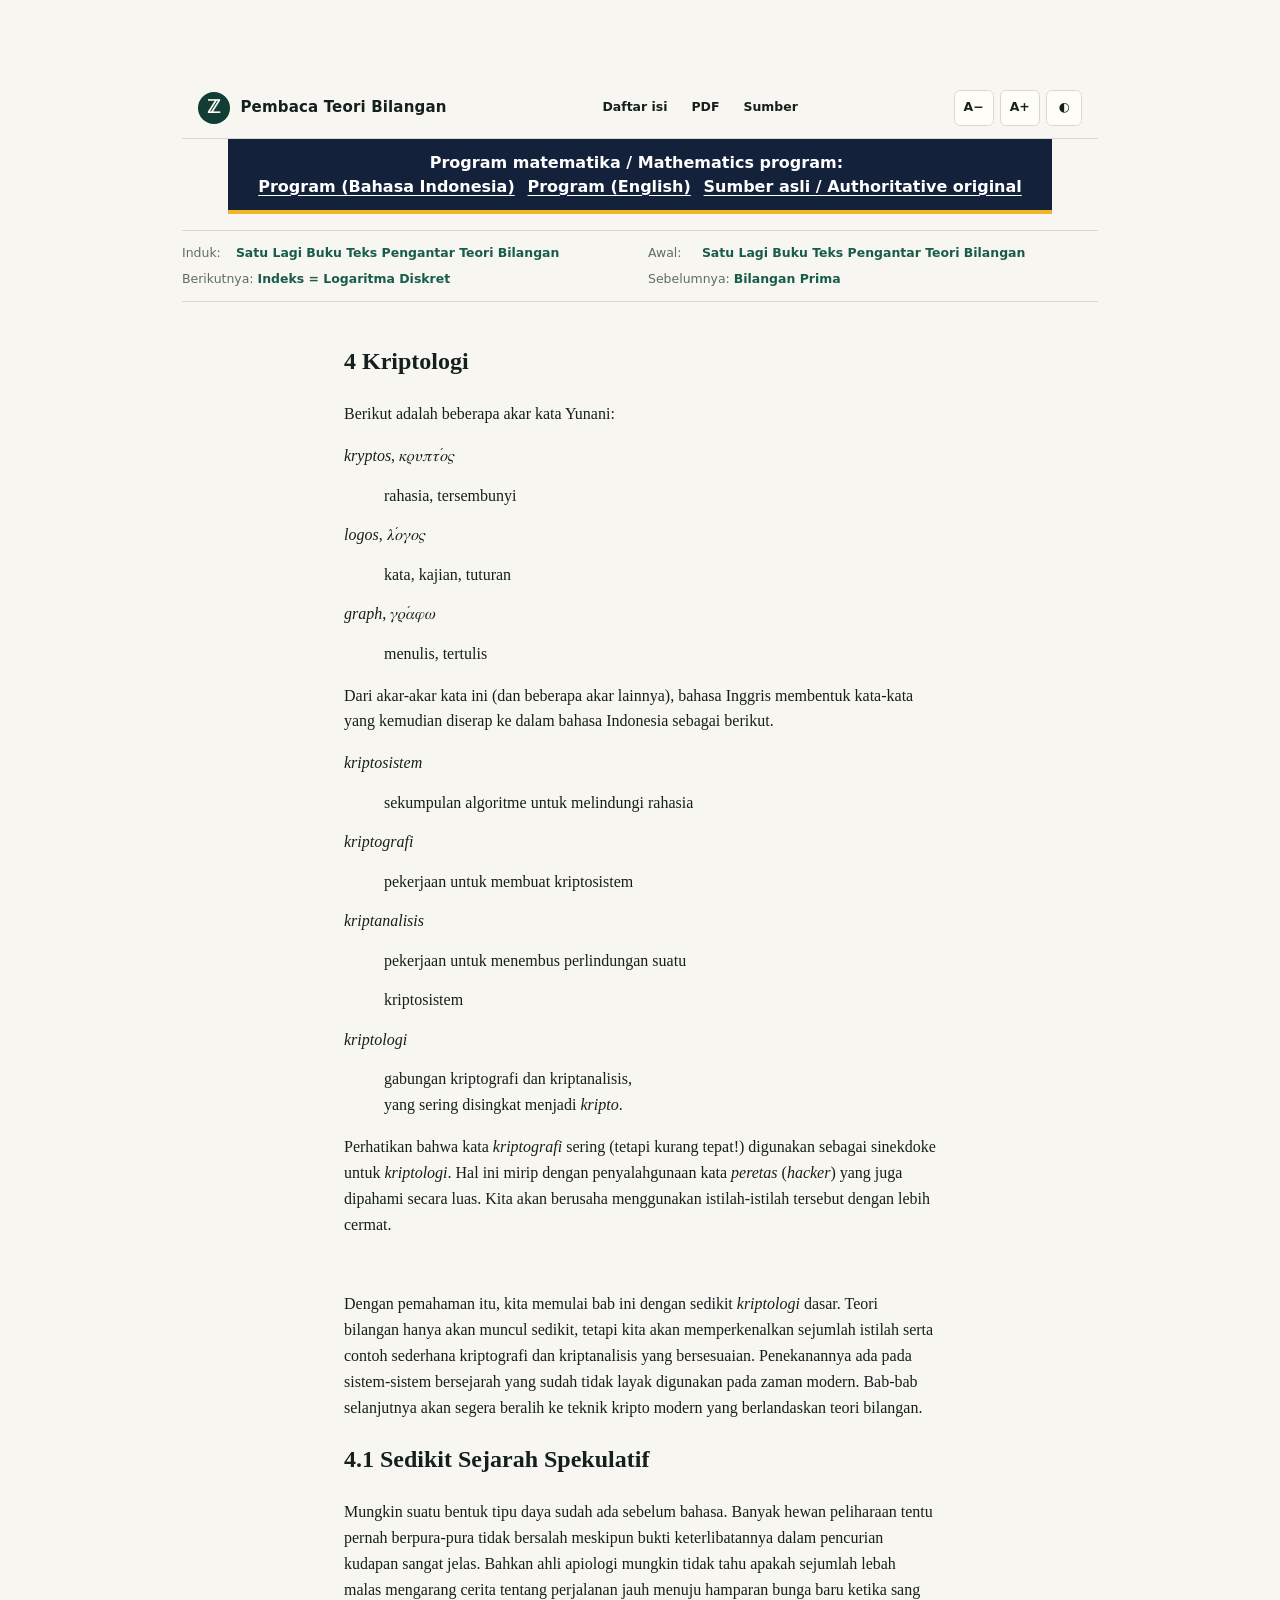
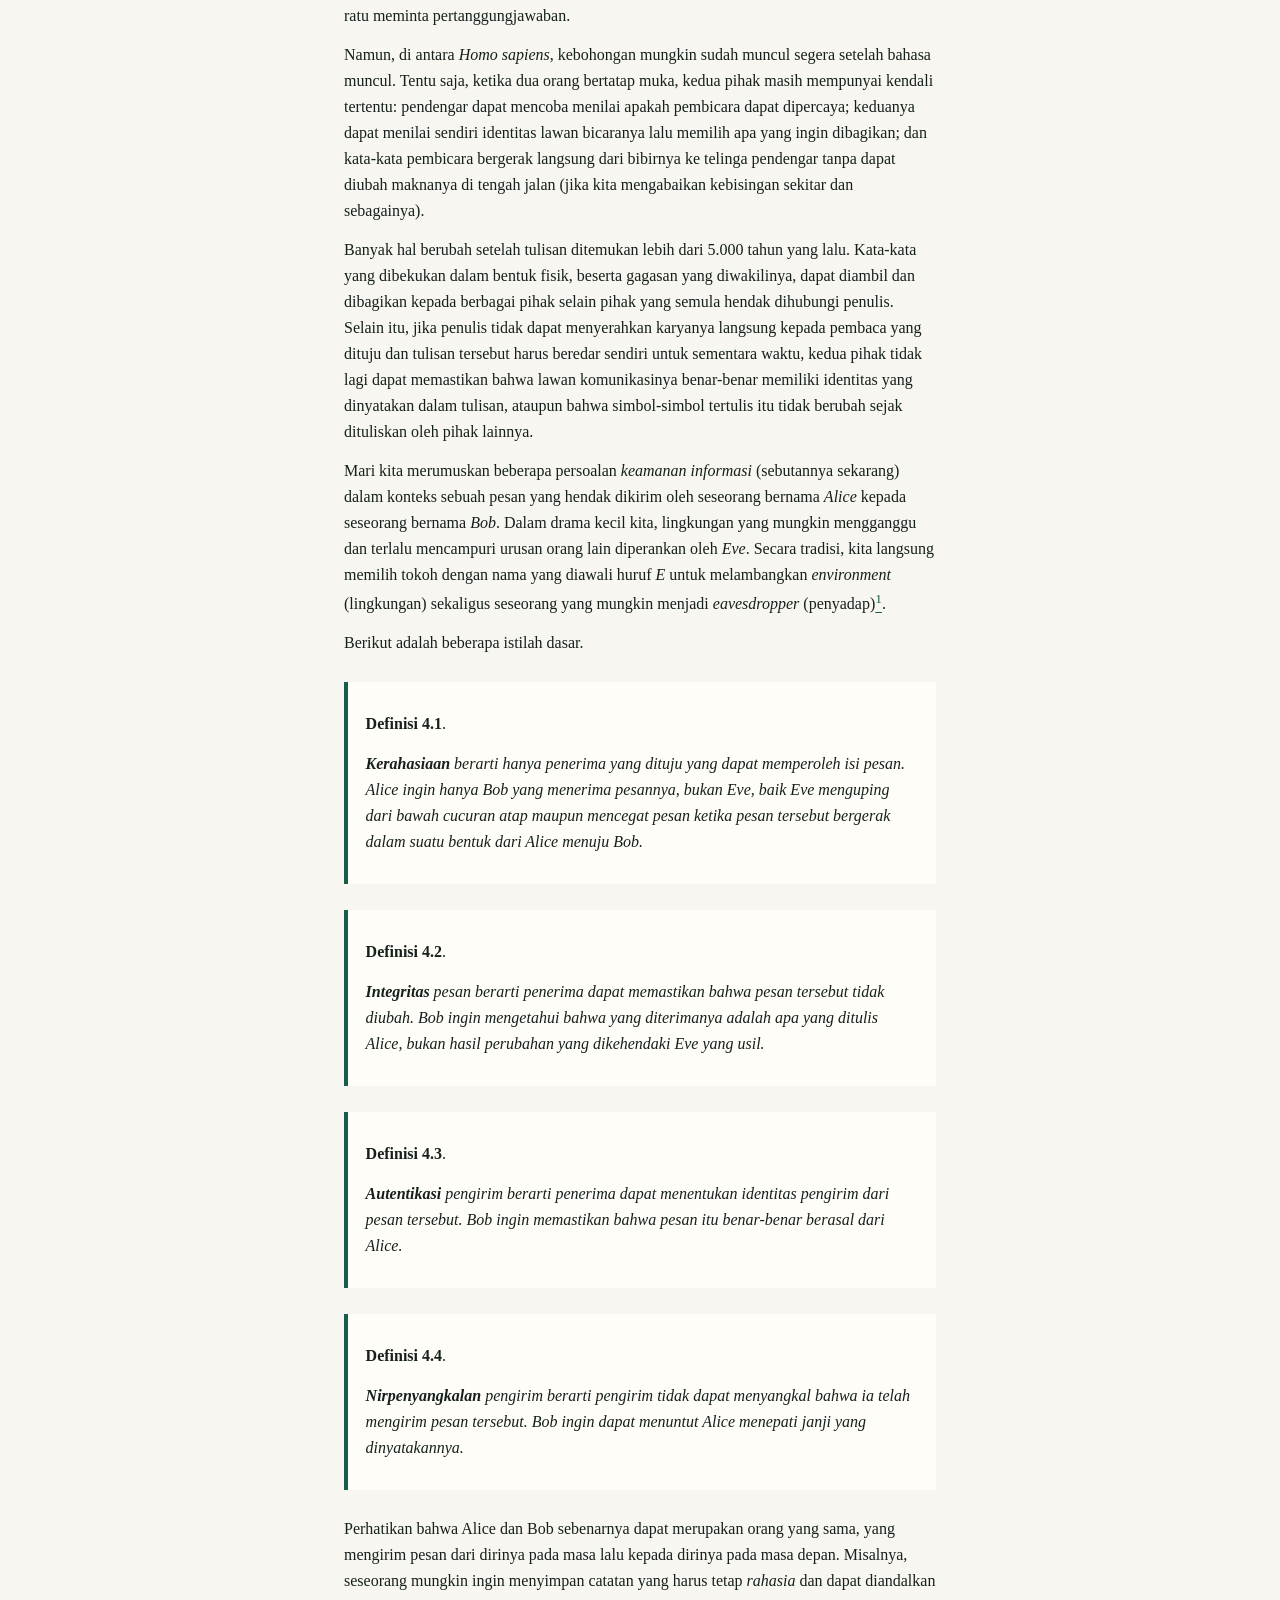
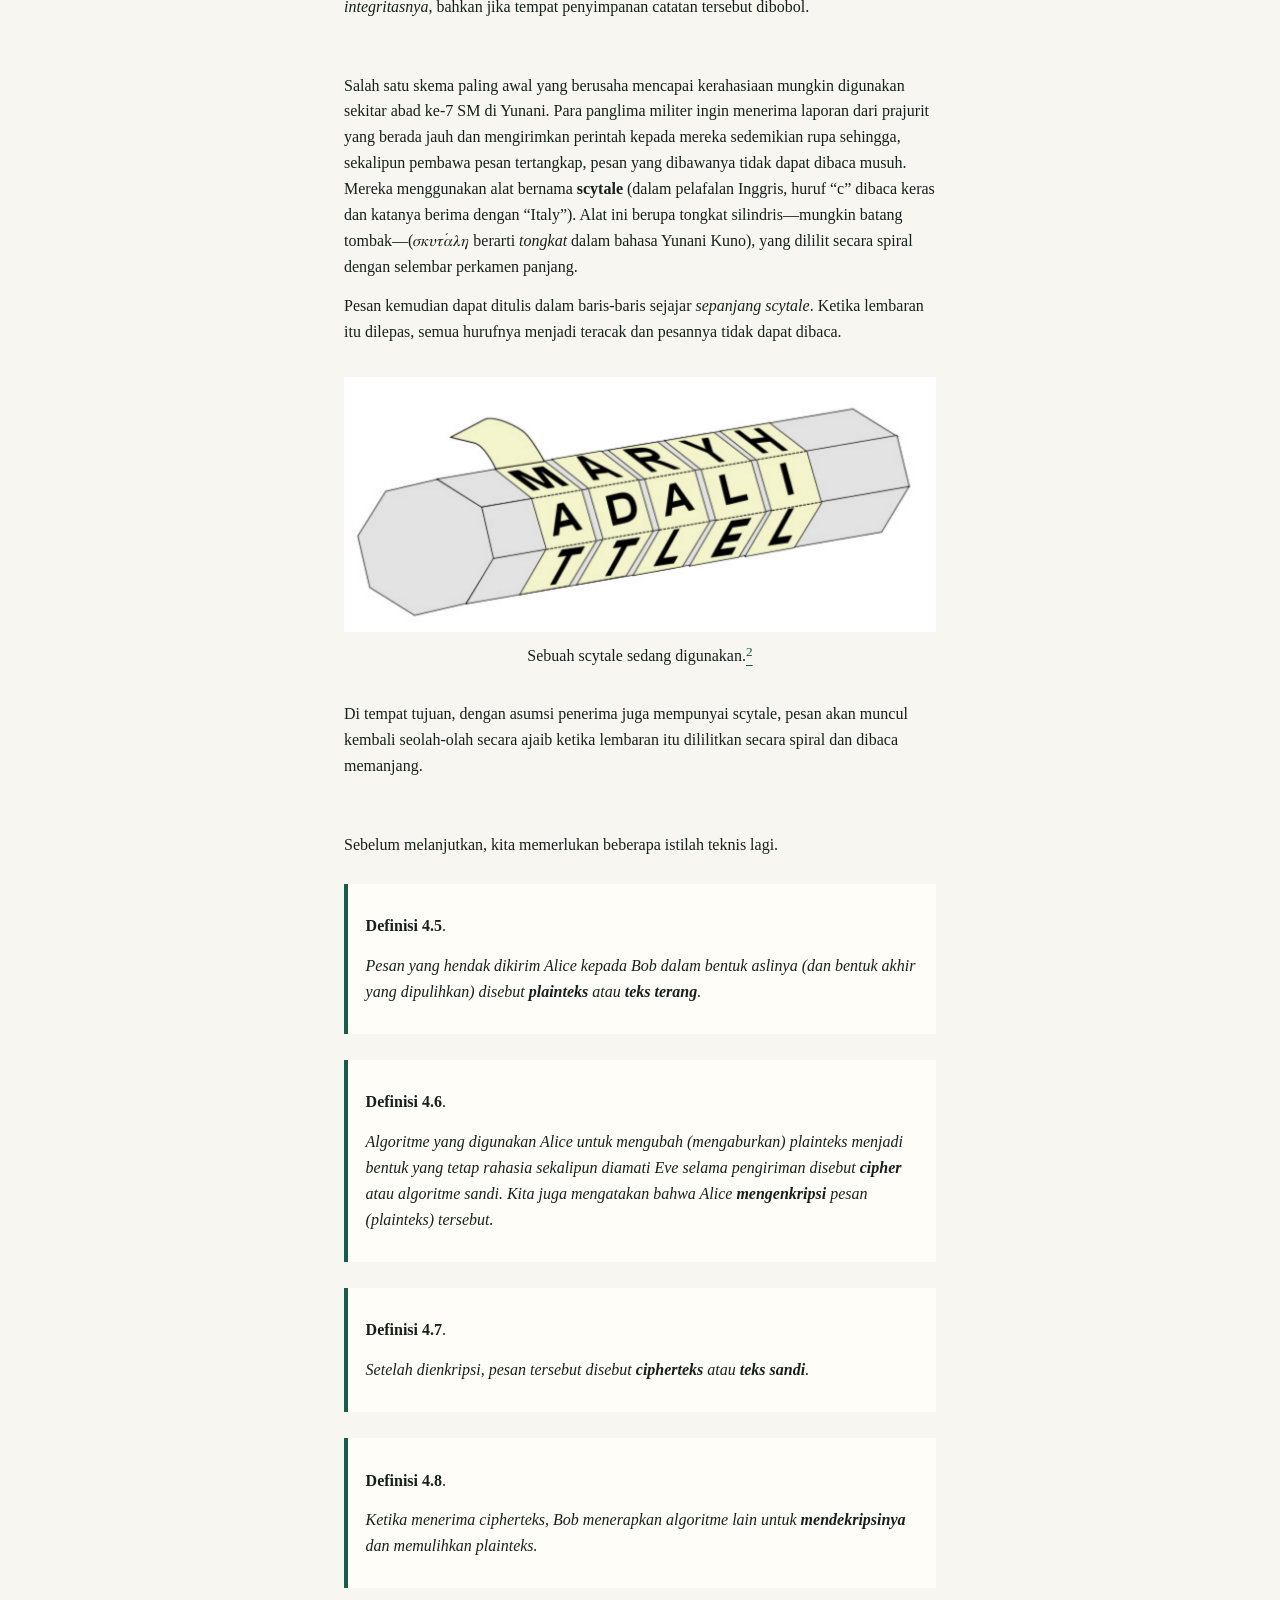
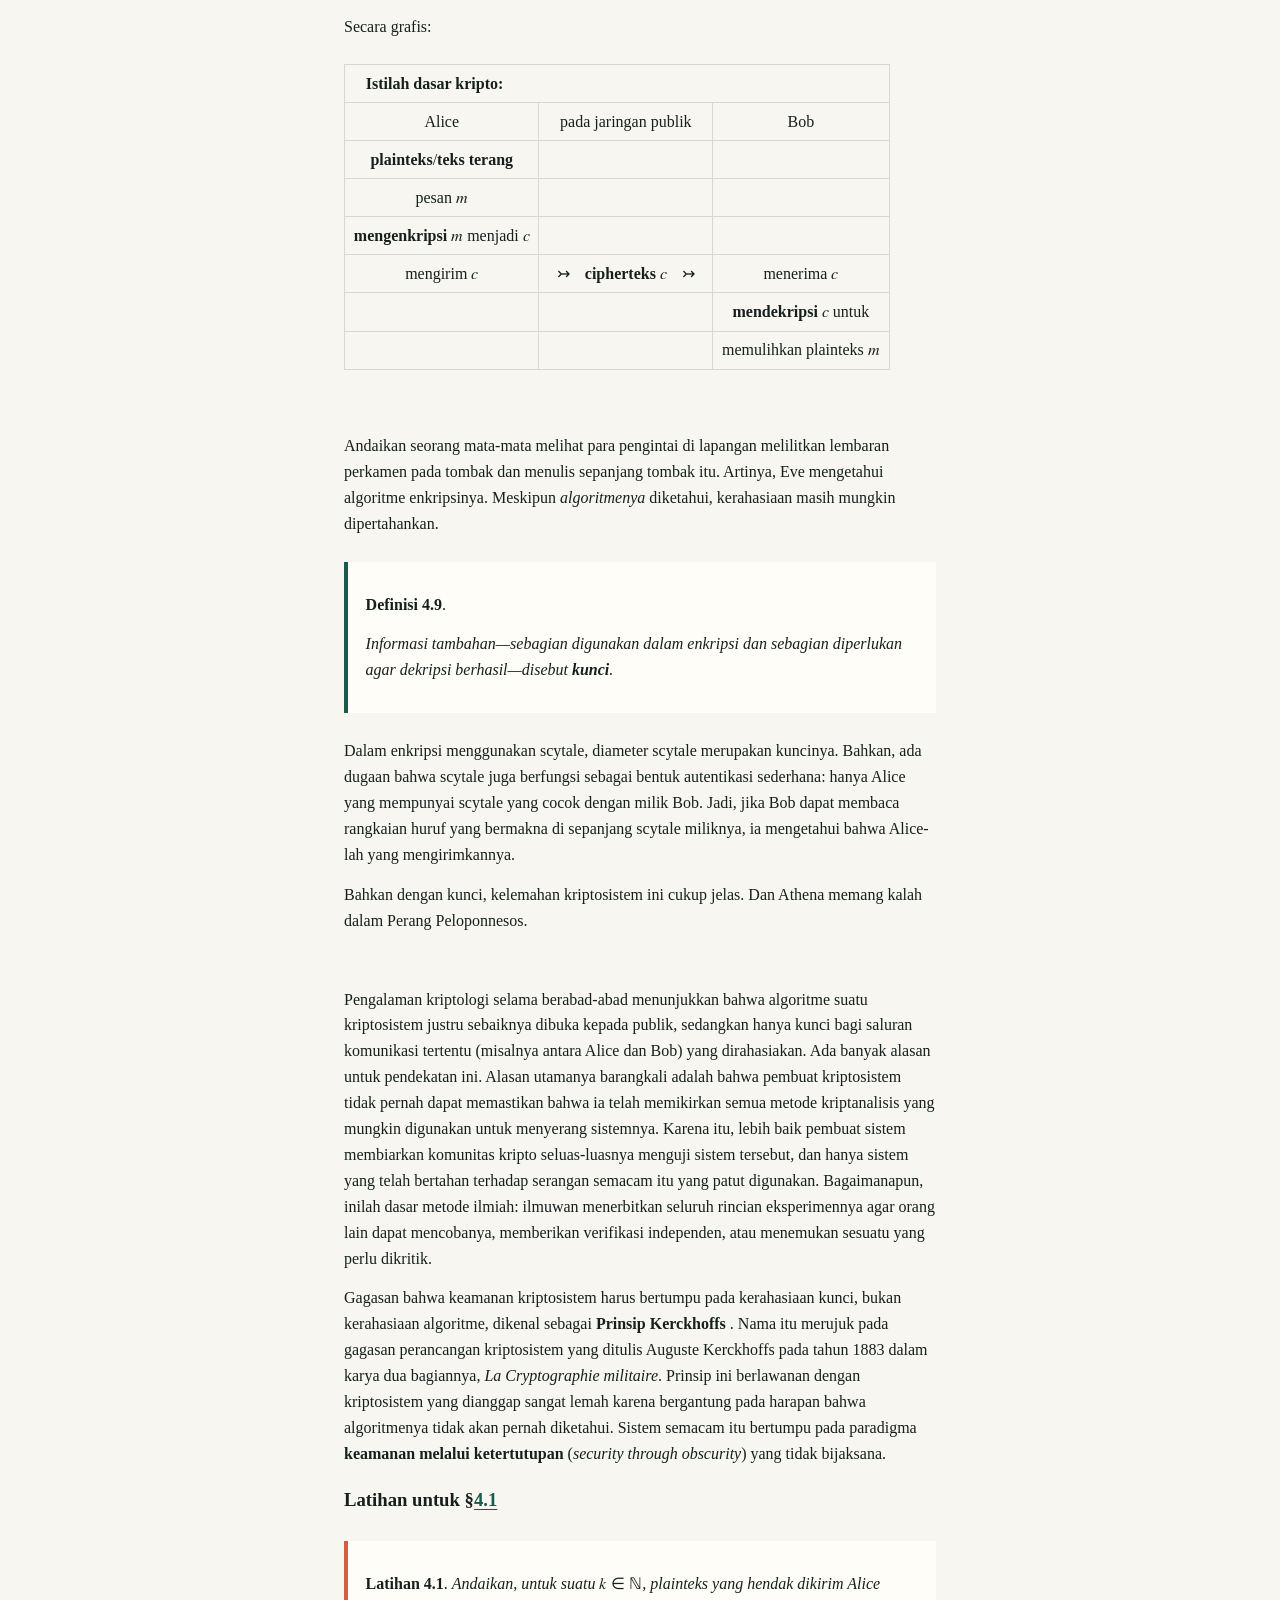
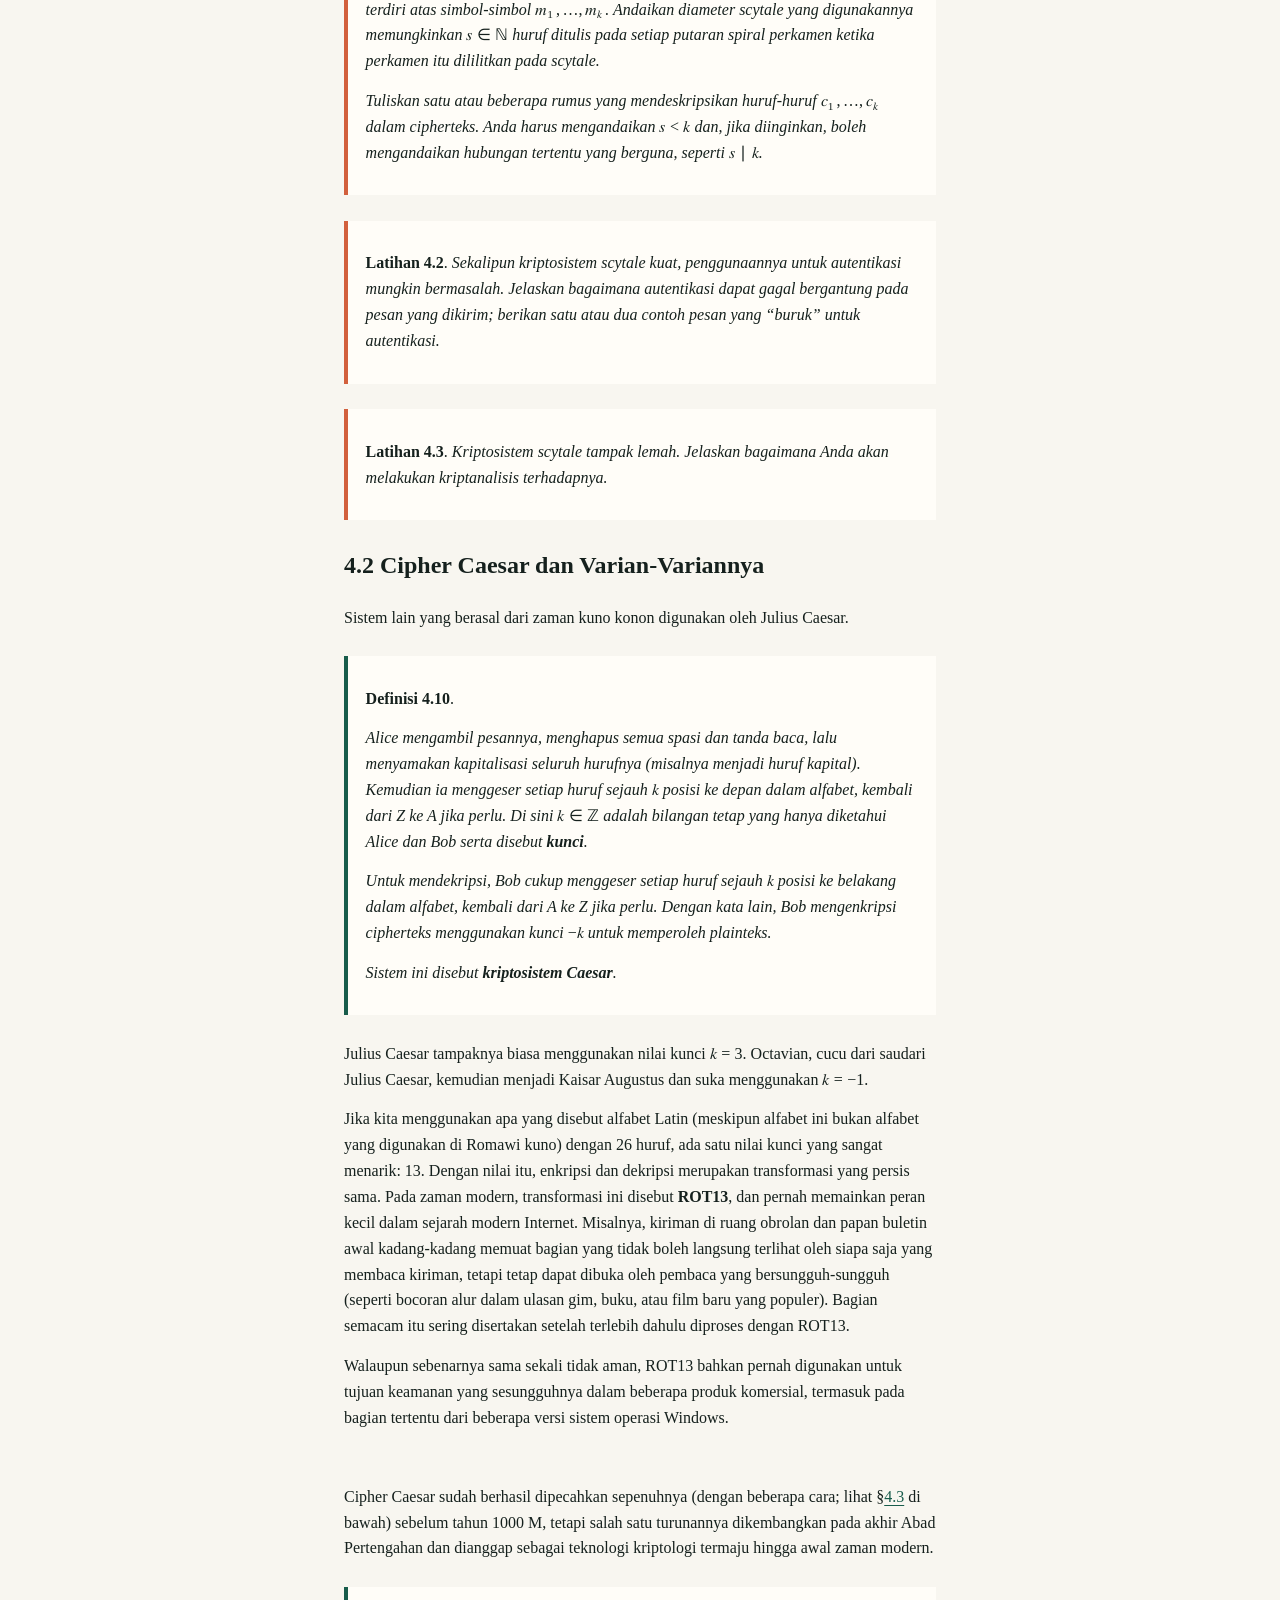
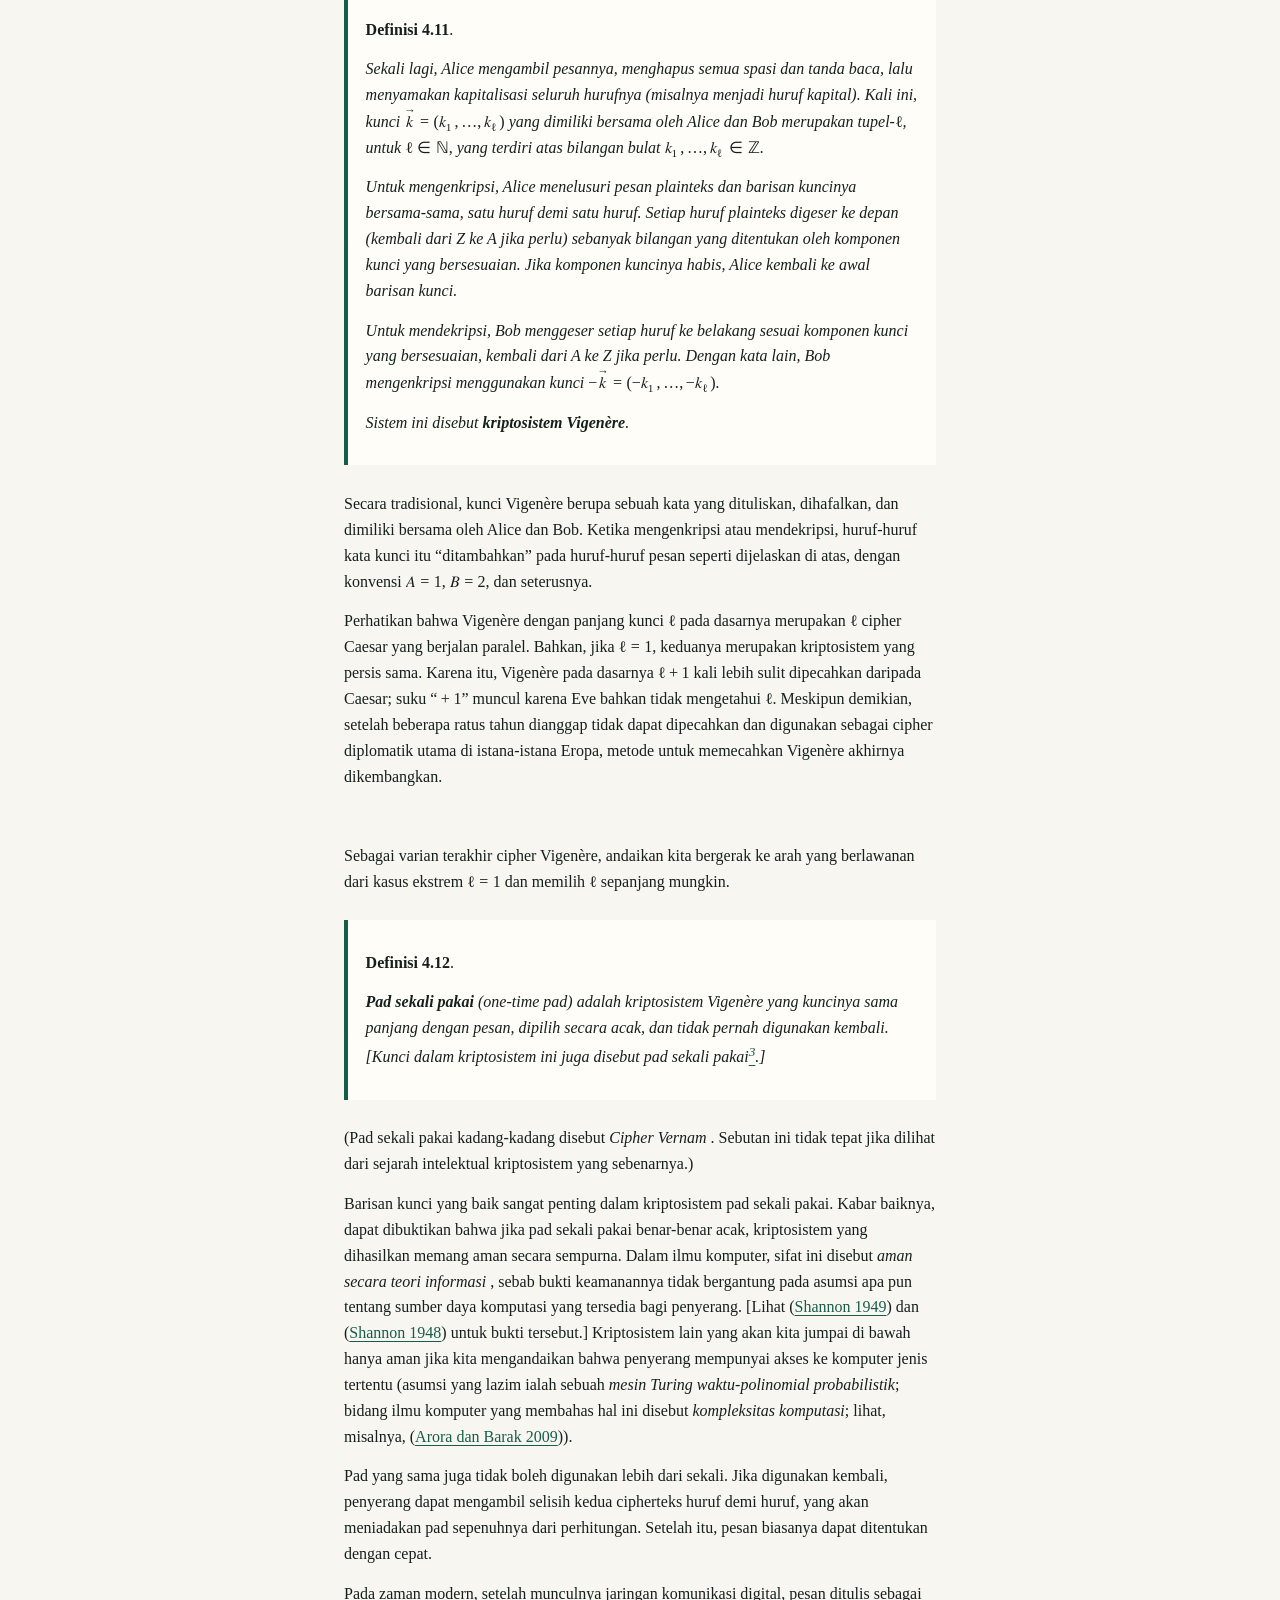
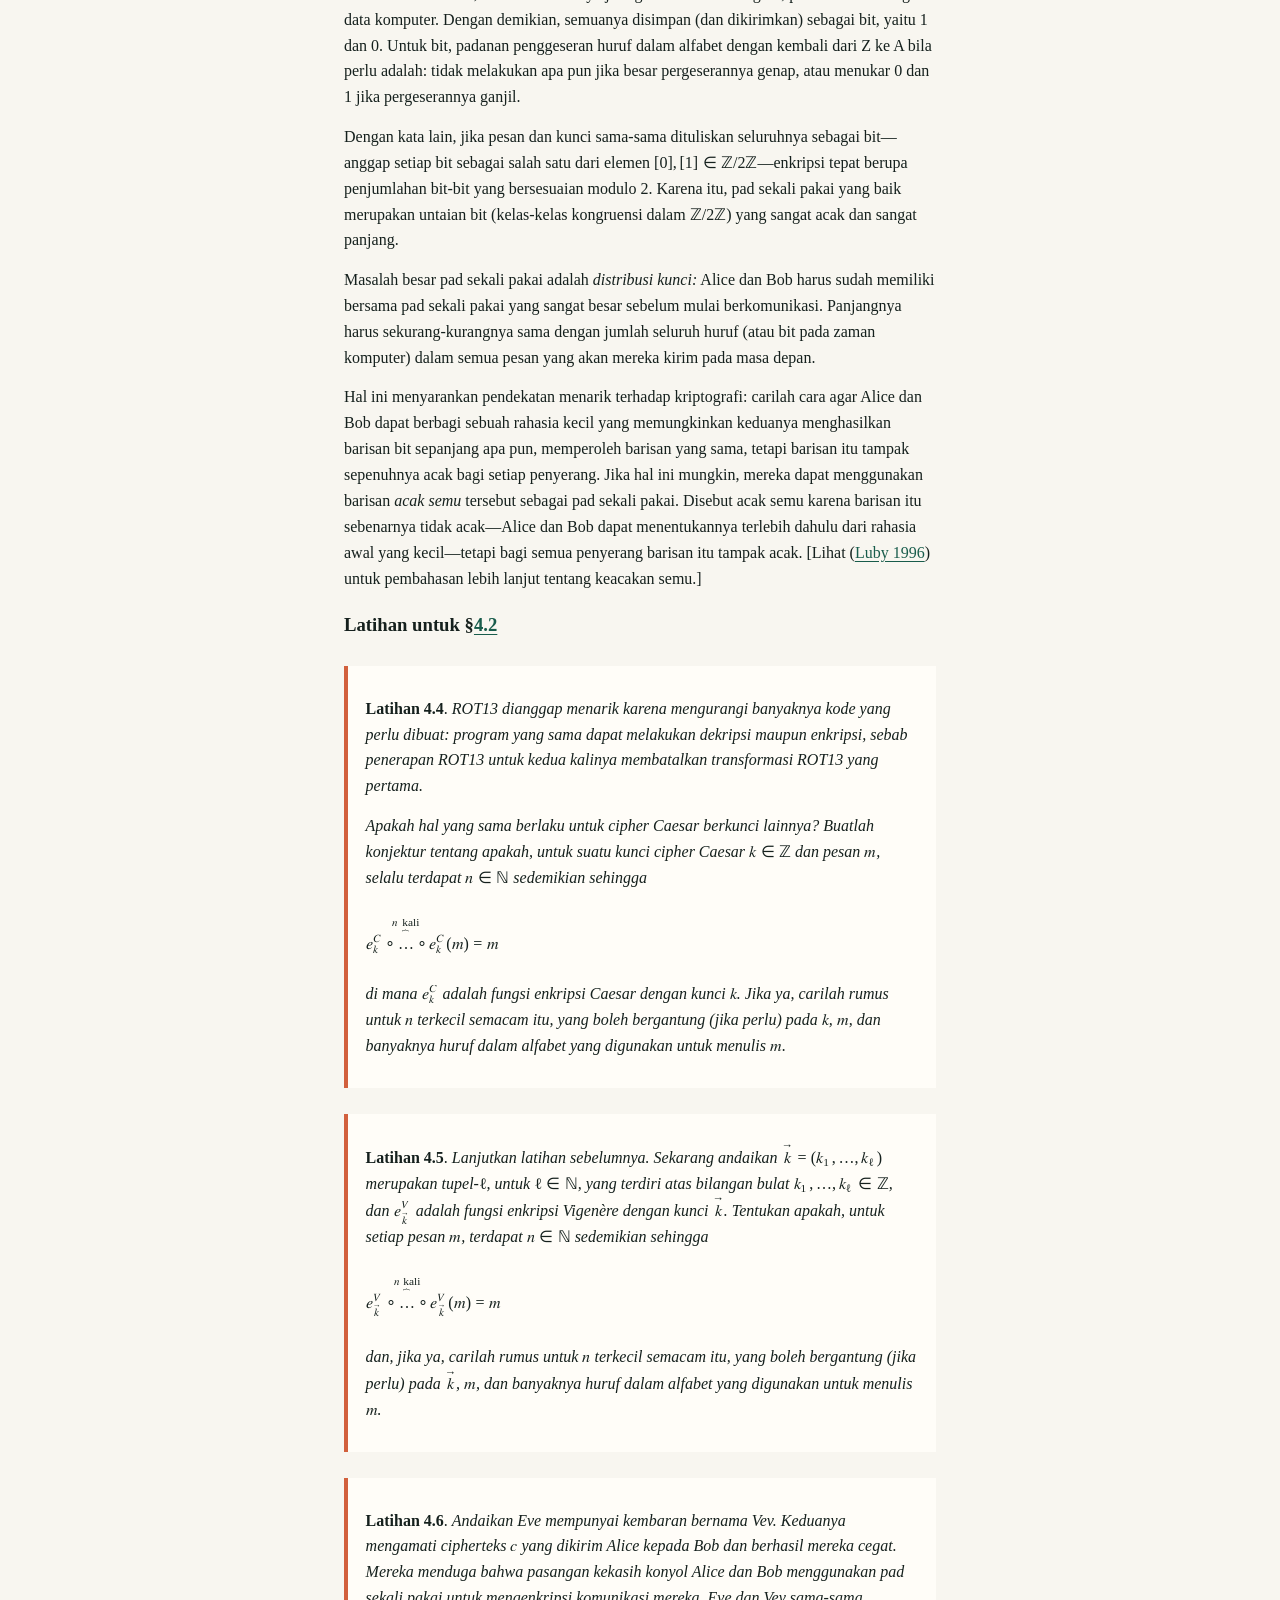
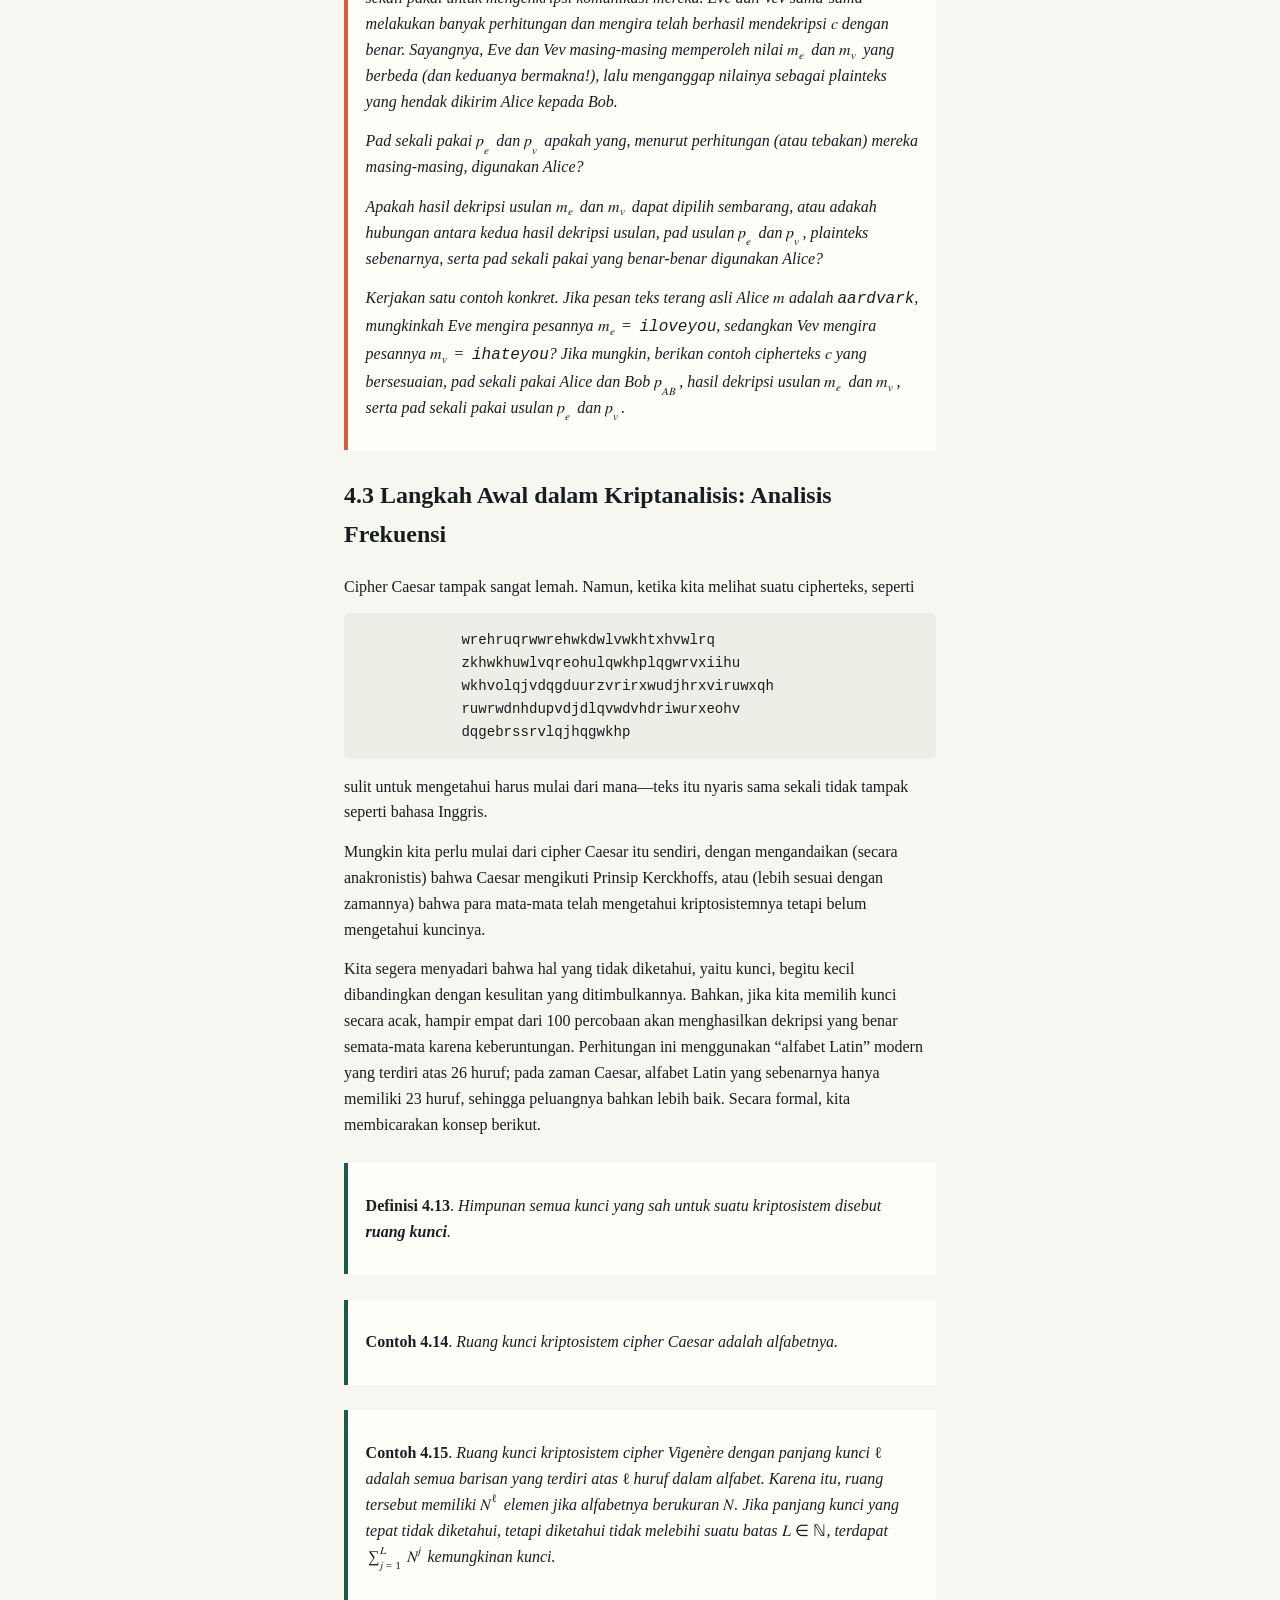
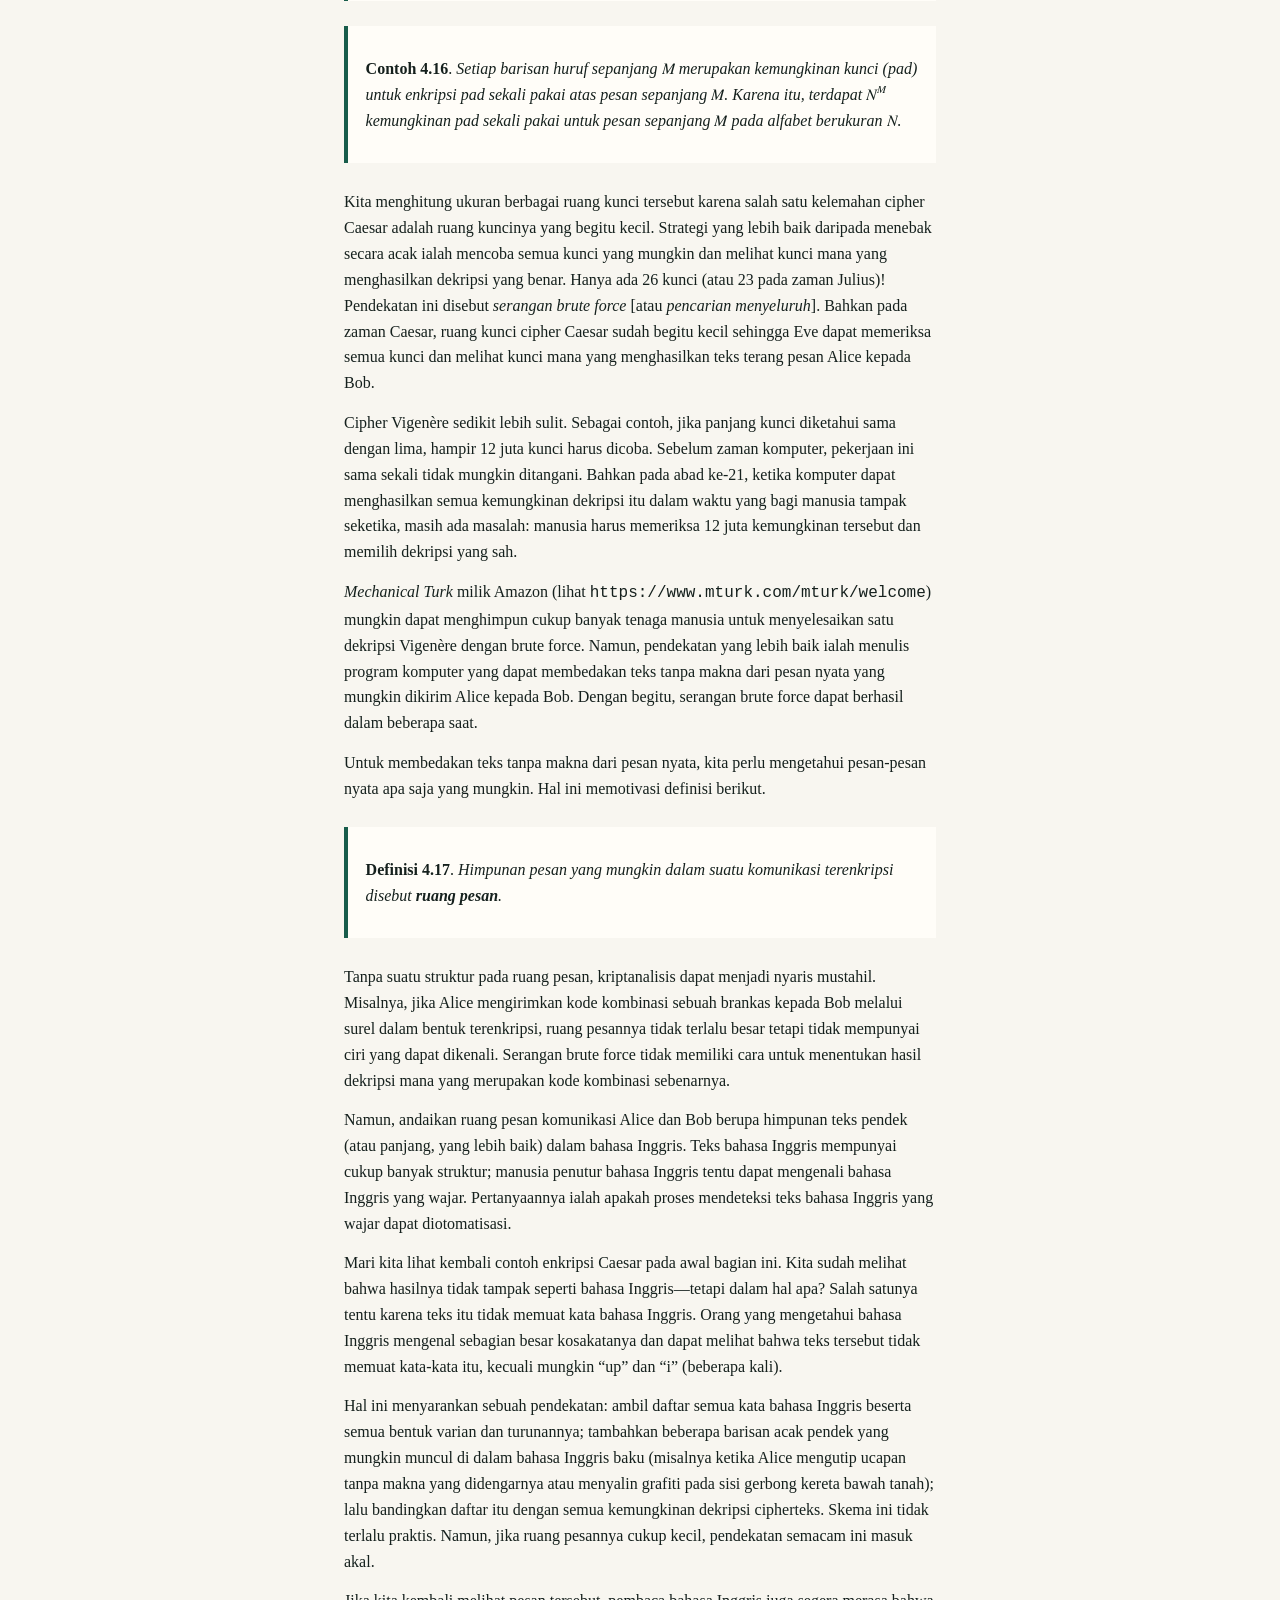
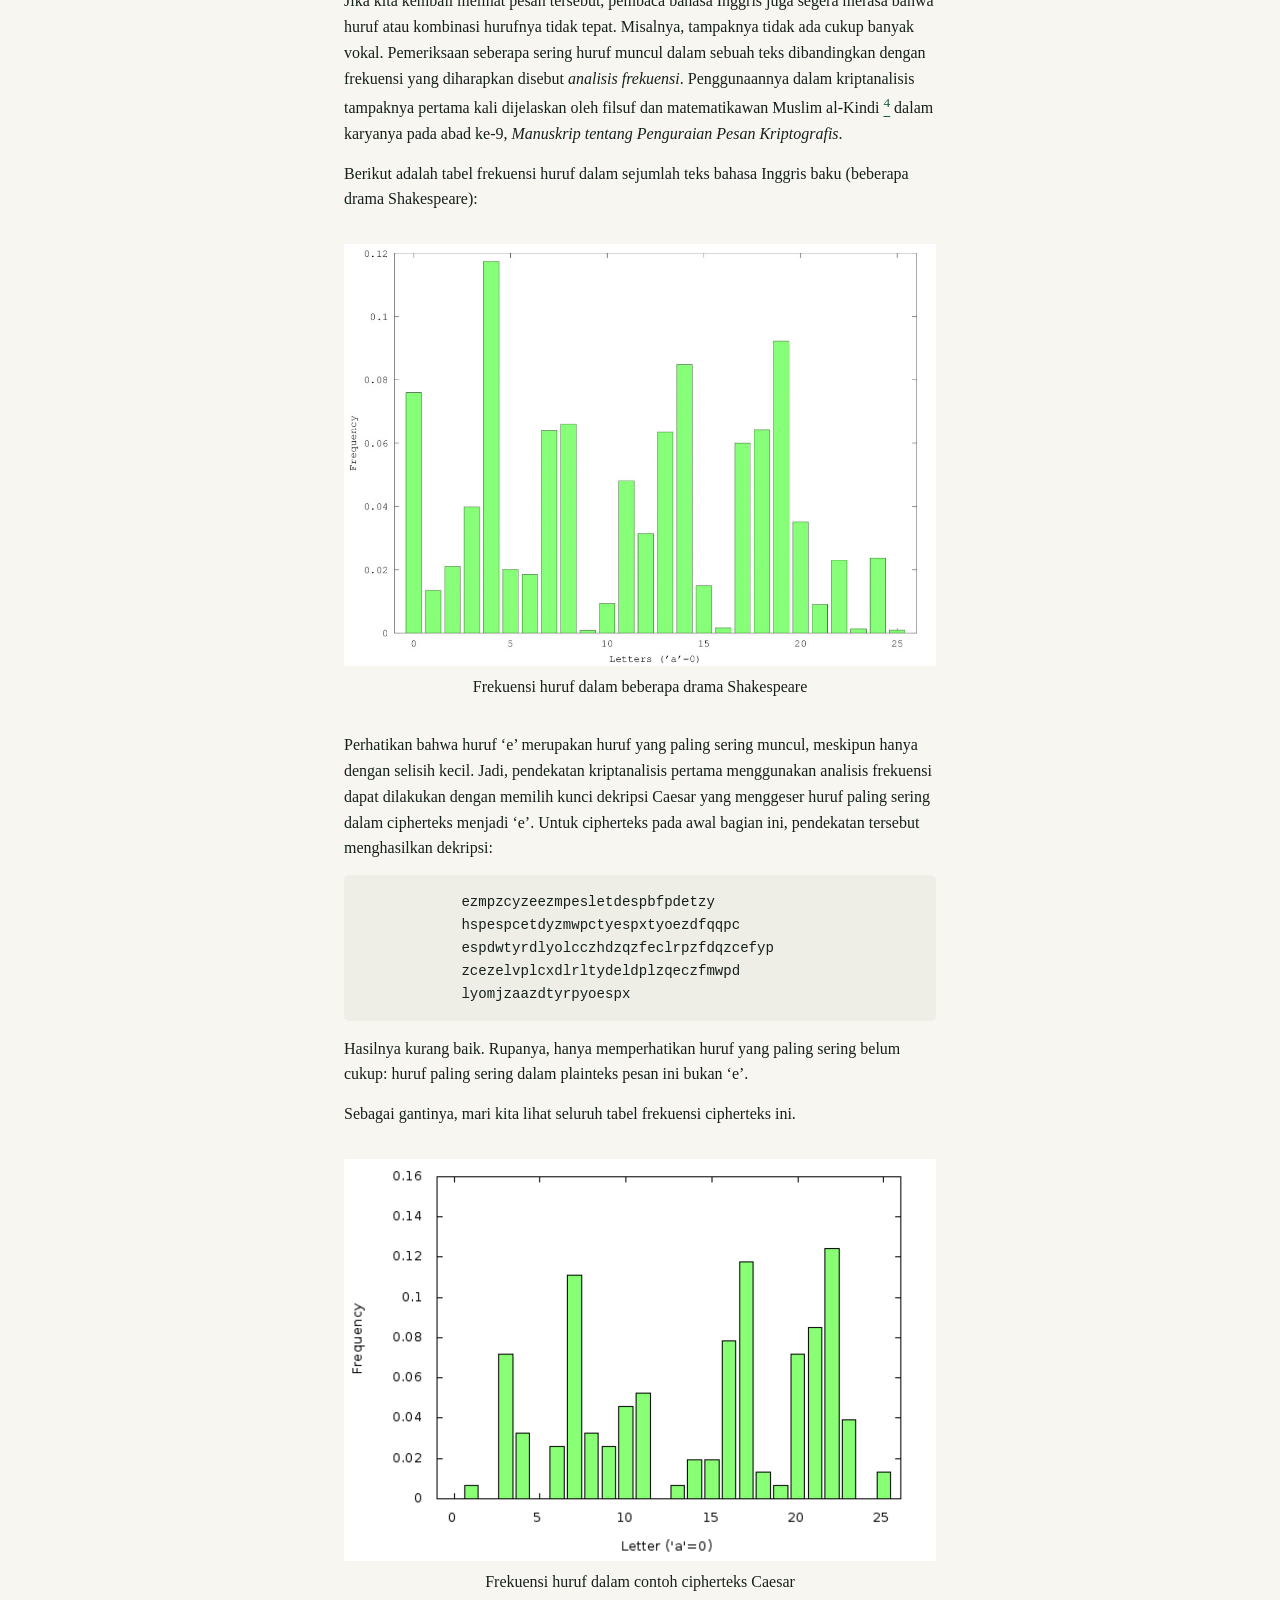
<file: docs/reader/4-chap-Crypto.html>
<!DOCTYPE html>
<html xmlns="http://www.w3.org/1999/xhtml" lang="id-ID" xml:lang="id-ID">
<head>
  <meta charset="utf-8" />
  <meta name="generator" content="pandoc" />
  <meta name="viewport" content="width=device-width, initial-scale=1.0, user-scalable=yes" />
  <meta name="author" content="Jonathan A. Poritz; berdasarkan karya Wissam Raji" />
  <title>Kriptologi</title>
  <style>
    div.sitenav { display: flex; flex-direction: row; flex-wrap: wrap; }
    span.navlink { flex: 1; }
    span.navlink-label { display: inline-block; min-width: 4em; }
    /* Default styles provided by pandoc.
    ** See https://pandoc.org/MANUAL.html#variables-for-html for config info.
    */
    span.smallcaps{font-variant: small-caps;}
    div.columns{display: flex; gap: min(4vw, 1.5em);}
    div.column{flex: auto; overflow-x: auto;}
    div.hanging-indent{margin-left: 1.5em; text-indent: -1.5em;}
    /* The extra [class] is a hack that increases specificity enough to
       override a similar rule in reveal.js */
    ul.task-list[class]{list-style: none;}
    ul.task-list li input[type="checkbox"] {
      font-size: inherit;
      width: 0.8em;
      margin: 0 0.8em 0.2em -1.6em;
      vertical-align: middle;
    }
  </style>
  <link rel="stylesheet" href="../site.css" />
  <meta name="description" content="Edisi lengkap bahasa Indonesia yang dapat di-reflow dari buku pengantar teori bilangan dan kriptologi." />
  <link rel="canonical" href="https://kokunoyumeto.github.io/yet-another-introductory-number-theory-textbook-id/reader/4-chap-Crypto.html" />
  <meta property="og:title" content="Kriptologi" />
  <meta property="og:type" content="book" />
<!-- program-matematika-federated-nav-style-v1 -->
<link rel="stylesheet" href="../federated-navigation.css" data-program-matematika-nav="v1">
</head>
<body><!-- program-matematika-federated-nav-v1:begin -->
<nav class="program-matematika-federated-nav" aria-label="Navigasi program matematika / Mathematics program navigation"><strong>Program matematika / Mathematics program:</strong><ul><li><a href="https://kokunoyumeto.github.io/program-matematika-indonesia/id/#course-C60" data-program-link="central-id">Program (Bahasa Indonesia)</a></li><li><a href="https://kokunoyumeto.github.io/program-matematika-indonesia/en/#course-C60" data-program-link="central-en">Program (English)</a></li><li><a href="https://www.poritz.net/jonathan/share/yaintt.pdf" data-program-link="authoritative-original-1" rel="external">Sumber asli / Authoritative original</a></li></ul></nav>
<!-- program-matematika-federated-nav-v1:end -->
<nav id="sitenav" aria-label="Navigasi bab">
<div class="sitenav">
<span class="navlink">
<span class="navlink-label">Induk:</span> <a href="index.html" accesskey="u" rel="up">Satu Lagi Buku Teks Pengantar Teori Bilangan</a>
</span>
<span class="navlink">
<span class="navlink-label">Awal:</span> <a href="index.html" accesskey="t" rel="top">Satu Lagi Buku Teks Pengantar Teori Bilangan</a>
</span>
</div>
<div class="sitenav">
<span class="navlink">
<span class="navlink-label">Berikutnya:</span> <a href="5-chap-IeqDL.html" accesskey="n" rel="next">Indeks = Logaritma Diskret</a>
</span>
<span class="navlink">
<span class="navlink-label">Sebelumnya:</span> <a href="3-chap-PNs.html" accesskey="p" rel="previous">Bilangan Prima</a>
</span>
</div>
</nav>

<main id="reader-content" tabindex="-1">
<section id="chap-Crypto" class="level1" data-number="4">
<h1 data-number="4"><span class="header-section-number">4</span>
Kriptologi</h1>
<div class="discussion">
<p>Berikut adalah beberapa akar kata Yunani:</p>
<dl>
<dt><span><em>kryptos</em></span>,
<math display="inline" xmlns="http://www.w3.org/1998/Math/MathML"><semantics><mrow><mi>κ</mi><mi>ρ</mi><mi>υ</mi><mi>π</mi><mi>τ</mi><mover><mi>o</mi><mo accent="true">́</mo></mover><mi>𝜍</mi></mrow><annotation encoding="application/x-tex">\kappa\rho\upsilon\pi\tau\acute{o}\varsigma</annotation></semantics></math></dt>
<dd>
<p>rahasia, tersembunyi</p>
</dd>
<dt><span><em>logos</em></span>,
<math display="inline" xmlns="http://www.w3.org/1998/Math/MathML"><semantics><mrow><mi>λ</mi><mover><mi>o</mi><mo accent="true">́</mo></mover><mi>γ</mi><mi>o</mi><mi>𝜍</mi></mrow><annotation encoding="application/x-tex">\lambda\acute{o}\gamma o\varsigma</annotation></semantics></math></dt>
<dd>
<p>kata, kajian, tuturan</p>
</dd>
<dt><span><em>graph</em></span>,
<math display="inline" xmlns="http://www.w3.org/1998/Math/MathML"><semantics><mrow><mi>γ</mi><mi>ρ</mi><mover><mi>α</mi><mo accent="true">́</mo></mover><mi>φ</mi><mi>ω</mi></mrow><annotation encoding="application/x-tex">\gamma\rho\acute{\alpha}\varphi\omega</annotation></semantics></math></dt>
<dd>
<p>menulis, tertulis</p>
</dd>
</dl>
<p>Dari akar-akar kata ini (dan beberapa akar lainnya), bahasa Inggris
membentuk kata-kata yang kemudian diserap ke dalam bahasa Indonesia
sebagai berikut.</p>
</div>
<dl>
<dt><span><em>kriptosistem</em></span></dt>
<dd>
<p>sekumpulan algoritme untuk melindungi rahasia</p>
</dd>
<dt><span><em>kriptografi</em></span></dt>
<dd>
<p>pekerjaan untuk membuat kriptosistem</p>
</dd>
<dt><span><em>kriptanalisis</em></span></dt>
<dd>
<p>pekerjaan untuk menembus perlindungan suatu</p>
<p>kriptosistem</p>
</dd>
<dt><span><em>kriptologi</em></span></dt>
<dd>
<p>gabungan kriptografi dan kriptanalisis,<br />
yang sering disingkat menjadi <span><em>kripto</em></span>.</p>
</dd>
</dl>
<div class="discussion">
<p>Perhatikan bahwa kata <span><em>kriptografi</em></span> sering
(tetapi kurang tepat!) digunakan sebagai sinekdoke untuk
<span><em>kriptologi</em></span>. Hal ini mirip dengan penyalahgunaan
kata <span><em>peretas</em></span> (<span><em>hacker</em></span>) yang
juga dipahami secara luas. Kita akan berusaha menggunakan
istilah-istilah tersebut dengan lebih cermat.</p>
<p> </p>
<p>Dengan pemahaman itu, kita memulai bab ini dengan sedikit
<span><em>kriptologi</em></span> dasar. Teori bilangan hanya akan muncul
sedikit, tetapi kita akan memperkenalkan sejumlah istilah serta contoh
sederhana kriptografi dan kriptanalisis yang bersesuaian. Penekanannya
ada pada sistem-sistem bersejarah yang sudah tidak layak digunakan pada
zaman modern. Bab-bab selanjutnya akan segera beralih ke teknik kripto
modern yang berlandaskan teori bilangan.</p>
</div>
<section id="sec-SSH" class="level2" data-number="4.1">
<h2 data-number="4.1"><span class="header-section-number">4.1</span>
Sedikit Sejarah Spekulatif</h2>
<div class="discussion">
<p>Mungkin suatu bentuk tipu daya sudah ada sebelum bahasa. Banyak hewan
peliharaan tentu pernah berpura-pura tidak bersalah meskipun bukti
keterlibatannya dalam pencurian kudapan sangat jelas. Bahkan ahli
apiologi mungkin tidak tahu apakah sejumlah lebah malas mengarang cerita
tentang perjalanan jauh menuju hamparan bunga baru ketika sang ratu
meminta pertanggungjawaban.</p>
<p>Namun, di antara <span><em>Homo sapiens</em></span>, kebohongan
mungkin sudah muncul segera setelah bahasa muncul. Tentu saja, ketika
dua orang bertatap muka, kedua pihak masih mempunyai kendali tertentu:
pendengar dapat mencoba menilai apakah pembicara dapat dipercaya;
keduanya dapat menilai sendiri identitas lawan bicaranya lalu memilih
apa yang ingin dibagikan; dan kata-kata pembicara bergerak langsung dari
bibirnya ke telinga pendengar tanpa dapat diubah maknanya di tengah
jalan (jika kita mengabaikan kebisingan sekitar dan sebagainya).</p>
<p>Banyak hal berubah setelah tulisan ditemukan lebih dari 5.000 tahun
yang lalu. Kata-kata yang dibekukan dalam bentuk fisik, beserta gagasan
yang diwakilinya, dapat diambil dan dibagikan kepada berbagai pihak
selain pihak yang semula hendak dihubungi penulis. Selain itu, jika
penulis tidak dapat menyerahkan karyanya langsung kepada pembaca yang
dituju dan tulisan tersebut harus beredar sendiri untuk sementara waktu,
kedua pihak tidak lagi dapat memastikan bahwa lawan komunikasinya
benar-benar memiliki identitas yang dinyatakan dalam tulisan, ataupun
bahwa simbol-simbol tertulis itu tidak berubah sejak dituliskan oleh
pihak lainnya.</p>
<p>Mari kita merumuskan beberapa persoalan <span><em>keamanan
informasi</em></span> (sebutannya sekarang) dalam konteks sebuah pesan
yang hendak dikirim oleh seseorang bernama <span><em>Alice</em></span>
kepada seseorang bernama <span><em>Bob</em></span>. Dalam drama kecil
kita, lingkungan yang mungkin mengganggu dan terlalu mencampuri urusan
orang lain diperankan oleh <span><em>Eve</em></span>. Secara tradisi,
kita langsung memilih tokoh dengan nama yang diawali huruf
<span><em>E</em></span> untuk melambangkan
<span><em>environment</em></span> (lingkungan) sekaligus seseorang yang
mungkin menjadi <span><em>eavesdropper</em></span> (penyadap)<a
href="#fn1" class="footnote-ref" id="fnref1"
role="doc-noteref"><sup>1</sup></a>.</p>
<p>Berikut adalah beberapa istilah dasar.</p>
</div>
<div id="def-confidentiality" class="definition">
<p><strong>Definisi 4.1</strong>. <em></em></p>
<p><em><span><strong>Kerahasiaan</strong></span> berarti hanya penerima
yang dituju yang dapat memperoleh isi pesan. Alice ingin hanya Bob yang
menerima pesannya, bukan Eve, baik Eve menguping dari bawah cucuran atap
maupun mencegat pesan ketika pesan tersebut bergerak dalam suatu bentuk
dari Alice menuju Bob.</em></p>
</div>
<div id="def-integrity" class="definition">
<p><strong>Definisi 4.2</strong>. <em></em></p>
<p><em><span><strong>Integritas</strong></span> pesan berarti penerima
dapat memastikan bahwa pesan tersebut tidak diubah. Bob ingin mengetahui
bahwa yang diterimanya adalah apa yang ditulis Alice, bukan hasil
perubahan yang dikehendaki Eve yang usil.</em></p>
</div>
<div id="def-authentication" class="definition">
<p><strong>Definisi 4.3</strong>. <em></em></p>
<p><em><span><strong>Autentikasi</strong></span> pengirim berarti
penerima dapat menentukan identitas pengirim dari pesan tersebut. Bob
ingin memastikan bahwa pesan itu benar-benar berasal dari
Alice.</em></p>
</div>
<div id="def-non-repudiation" class="definition">
<p><strong>Definisi 4.4</strong>. <em></em></p>
<p><em><span><strong>Nirpenyangkalan</strong></span> pengirim berarti
pengirim tidak dapat menyangkal bahwa ia telah mengirim pesan tersebut.
Bob ingin dapat menuntut Alice menepati janji yang
dinyatakannya.</em></p>
</div>
<div class="discussion">
<p>Perhatikan bahwa Alice dan Bob sebenarnya dapat merupakan orang yang
sama, yang mengirim pesan dari dirinya pada masa lalu kepada dirinya
pada masa depan. Misalnya, seseorang mungkin ingin menyimpan catatan
yang harus tetap <span><em>rahasia</em></span> dan dapat diandalkan
<span><em>integritasnya</em></span>, bahkan jika tempat penyimpanan
catatan tersebut dibobol.</p>
<p> </p>
<p>Salah satu skema paling awal yang berusaha mencapai kerahasiaan
mungkin digunakan sekitar abad ke-7 SM di Yunani. Para panglima militer
ingin menerima laporan dari prajurit yang berada jauh dan mengirimkan
perintah kepada mereka sedemikian rupa sehingga, sekalipun pembawa pesan
tertangkap, pesan yang dibawanya tidak dapat dibaca musuh. Mereka
menggunakan alat bernama <span><strong>scytale</strong></span> (dalam
pelafalan Inggris, huruf “c” dibaca keras dan katanya berima dengan
“Italy”). Alat ini berupa tongkat silindris—mungkin batang
tombak—(<math display="inline" xmlns="http://www.w3.org/1998/Math/MathML"><semantics><mrow><mi>σ</mi><mi>κ</mi><mi>υ</mi><mi>τ</mi><mover><mi>α</mi><mo accent="true">́</mo></mover><mi>λ</mi><mi>η</mi></mrow><annotation encoding="application/x-tex">\sigma\kappa\upsilon\tau\acute{\alpha}\lambda\eta</annotation></semantics></math>
berarti <span><em>tongkat</em></span> dalam bahasa Yunani Kuno), yang
dililit secara spiral dengan selembar perkamen panjang.</p>
</div>
<p>Pesan kemudian dapat ditulis dalam baris-baris sejajar
<span><em>sepanjang scytale</em></span>. Ketika lembaran itu dilepas,
semua hurufnya menjadi teracak dan pesannya tidak dapat dibaca.</p>
<figure id="fig-scytale" data-latex-placement="H">
<img src="assets/Scytale.png" alt="Skytale, alat kriptografi transposisi klasik" />
<figcaption>Sebuah scytale sedang digunakan.<a href="#fn2"
class="footnote-ref" id="fnref2"
role="doc-noteref"><sup>2</sup></a></figcaption>
</figure>
<p>Di tempat tujuan, dengan asumsi penerima juga mempunyai scytale,
pesan akan muncul kembali seolah-olah secara ajaib ketika lembaran itu
dililitkan secara spiral dan dibaca memanjang.</p>
<p> </p>
<div class="discussion">
<p>Sebelum melanjutkan, kita memerlukan beberapa istilah teknis
lagi.</p>
</div>
<div id="def-clearplaintext" class="definition">
<p><strong>Definisi 4.5</strong>. <em></em></p>
<p><em>Pesan yang hendak dikirim Alice kepada Bob dalam bentuk aslinya
(dan bentuk akhir yang dipulihkan) disebut
<span><strong>plainteks</strong></span> atau <span><strong>teks
terang</strong></span>.</em></p>
</div>
<div id="def-encryptioncipher" class="definition">
<p><strong>Definisi 4.6</strong>. <em></em></p>
<p><em>Algoritme yang digunakan Alice untuk mengubah (mengaburkan)
plainteks menjadi bentuk yang tetap rahasia sekalipun diamati Eve selama
pengiriman disebut <span><strong>cipher</strong></span> atau algoritme
sandi. Kita juga mengatakan bahwa Alice
<span><strong>mengenkripsi</strong></span> pesan (plainteks)
tersebut.</em></p>
</div>
<div id="def-ciphertext" class="definition">
<p><strong>Definisi 4.7</strong>. <em></em></p>
<p><em>Setelah dienkripsi, pesan tersebut disebut
<span><strong>cipherteks</strong></span> atau <span><strong>teks
sandi</strong></span>.</em></p>
</div>
<div id="def-decrypt" class="definition">
<p><strong>Definisi 4.8</strong>. <em></em></p>
<p><em>Ketika menerima cipherteks, Bob menerapkan algoritme lain untuk
<span><strong>mendekripsinya</strong></span> dan memulihkan
plainteks.</em></p>
</div>
<div class="discussion">
<p>Secara grafis:</p>
</div>
<div class="center">
<table>
<thead>
<tr>
<th colspan="3" style="text-align: left;"><strong>   Istilah dasar
kripto:</strong></th>
</tr>
</thead>
<tbody>
<tr>
<td style="text-align: center;">Alice</td>
<td style="text-align: center;">pada jaringan publik</td>
<td style="text-align: center;">Bob</td>
</tr>
<tr>
<td
style="text-align: center;"><span><strong>plainteks</strong></span>/<span><strong>teks
terang</strong></span></td>
<td style="text-align: center;"></td>
<td style="text-align: center;"></td>
</tr>
<tr>
<td style="text-align: center;">pesan
<math display="inline" xmlns="http://www.w3.org/1998/Math/MathML"><semantics><mi>m</mi><annotation encoding="application/x-tex">m</annotation></semantics></math></td>
<td style="text-align: center;"></td>
<td style="text-align: center;"></td>
</tr>
<tr>
<td
style="text-align: center;"><span><strong>mengenkripsi</strong></span>
<math display="inline" xmlns="http://www.w3.org/1998/Math/MathML"><semantics><mi>m</mi><annotation encoding="application/x-tex">m</annotation></semantics></math>
menjadi
<math display="inline" xmlns="http://www.w3.org/1998/Math/MathML"><semantics><mi>c</mi><annotation encoding="application/x-tex">c</annotation></semantics></math></td>
<td style="text-align: center;"></td>
<td style="text-align: center;"></td>
</tr>
<tr>
<td style="text-align: center;">mengirim
<math display="inline" xmlns="http://www.w3.org/1998/Math/MathML"><semantics><mi>c</mi><annotation encoding="application/x-tex">c</annotation></semantics></math></td>
<td
style="text-align: center;"> <math display="inline" xmlns="http://www.w3.org/1998/Math/MathML"><semantics><mrow><mo>↣</mo><mspace width="0.222em"></mspace><mspace width="0.222em"></mspace><mspace width="0.222em"></mspace></mrow><annotation encoding="application/x-tex">\rightarrowtail\ \ \ </annotation></semantics></math><span><strong>cipherteks</strong></span> <math display="inline" xmlns="http://www.w3.org/1998/Math/MathML"><semantics><mrow><mi>c</mi><mspace width="0.222em"></mspace><mspace width="0.222em"></mspace><mspace width="0.222em"></mspace><mo>↣</mo></mrow><annotation encoding="application/x-tex">c\ \ \ \rightarrowtail</annotation></semantics></math> </td>
<td style="text-align: center;">menerima
<math display="inline" xmlns="http://www.w3.org/1998/Math/MathML"><semantics><mi>c</mi><annotation encoding="application/x-tex">c</annotation></semantics></math></td>
</tr>
<tr>
<td style="text-align: center;"></td>
<td style="text-align: center;"></td>
<td
style="text-align: center;"><span><strong>mendekripsi</strong></span>
<math display="inline" xmlns="http://www.w3.org/1998/Math/MathML"><semantics><mi>c</mi><annotation encoding="application/x-tex">c</annotation></semantics></math>
untuk</td>
</tr>
<tr>
<td style="text-align: center;"></td>
<td style="text-align: center;"></td>
<td style="text-align: center;">memulihkan plainteks
<math display="inline" xmlns="http://www.w3.org/1998/Math/MathML"><semantics><mi>m</mi><annotation encoding="application/x-tex">m</annotation></semantics></math></td>
</tr>
</tbody>
</table>
</div>
<div class="discussion">
<p> </p>
<p>Andaikan seorang mata-mata melihat para pengintai di lapangan
melilitkan lembaran perkamen pada tombak dan menulis sepanjang tombak
itu. Artinya, Eve mengetahui algoritme enkripsinya. Meskipun
<span><em>algoritmenya</em></span> diketahui, kerahasiaan masih mungkin
dipertahankan.</p>
</div>
<div id="def-key" class="definition">
<p><strong>Definisi 4.9</strong>. <em></em></p>
<p><em>Informasi tambahan—sebagian digunakan dalam enkripsi dan sebagian
diperlukan agar dekripsi berhasil—disebut
<span><strong>kunci</strong></span>.</em></p>
</div>
<div class="discussion">
<p>Dalam enkripsi menggunakan scytale, diameter scytale merupakan
kuncinya. Bahkan, ada dugaan bahwa scytale juga berfungsi sebagai bentuk
autentikasi sederhana: hanya Alice yang mempunyai scytale yang cocok
dengan milik Bob. Jadi, jika Bob dapat membaca rangkaian huruf yang
bermakna di sepanjang scytale miliknya, ia mengetahui bahwa Alice-lah
yang mengirimkannya.</p>
<p>Bahkan dengan kunci, kelemahan kriptosistem ini cukup jelas. Dan
Athena memang kalah dalam Perang Peloponnesos.</p>
<p> </p>
<p>Pengalaman kriptologi selama berabad-abad menunjukkan bahwa algoritme
suatu kriptosistem justru sebaiknya dibuka kepada publik, sedangkan
hanya kunci bagi saluran komunikasi tertentu (misalnya antara Alice dan
Bob) yang dirahasiakan. Ada banyak alasan untuk pendekatan ini. Alasan
utamanya barangkali adalah bahwa pembuat kriptosistem tidak pernah dapat
memastikan bahwa ia telah memikirkan semua metode kriptanalisis yang
mungkin digunakan untuk menyerang sistemnya. Karena itu, lebih baik
pembuat sistem membiarkan komunitas kripto seluas-luasnya menguji sistem
tersebut, dan hanya sistem yang telah bertahan terhadap serangan semacam
itu yang patut digunakan. Bagaimanapun, inilah dasar metode ilmiah:
ilmuwan menerbitkan seluruh rincian eksperimennya agar orang lain dapat
mencobanya, memberikan verifikasi independen, atau menemukan sesuatu
yang perlu dikritik.</p>
</div>
<p>Gagasan bahwa keamanan kriptosistem harus bertumpu pada kerahasiaan
kunci, bukan kerahasiaan algoritme, dikenal sebagai
<span><strong>Prinsip Kerckhoffs</strong></span> . Nama itu merujuk pada
gagasan perancangan kriptosistem yang ditulis Auguste Kerckhoffs pada
tahun 1883 dalam karya dua bagiannya, <span><em>La Cryptographie
militaire</em></span>. Prinsip ini berlawanan dengan kriptosistem yang
dianggap sangat lemah karena bergantung pada harapan bahwa algoritmenya
tidak akan pernah diketahui. Sistem semacam itu bertumpu pada paradigma
<span><strong>keamanan melalui ketertutupan</strong></span>
(<span><em>security through obscurity</em></span>) yang tidak
bijaksana.</p>
<section id="latihan-untuk-sec-ssh" class="level3 unnumbered">
<h3 class="unnumbered">Latihan untuk §<a
href="4-chap-Crypto.html#sec-SSH" data-reference-type="ref"
data-reference="sec-SSH">4.1</a></h3>
<div class="exercise">
<p><strong>Latihan 4.1</strong>. <em>Andaikan, untuk suatu
<math display="inline" xmlns="http://www.w3.org/1998/Math/MathML"><semantics><mrow><mi>k</mi><mo>∈</mo><mi mathvariant="double-struck">ℕ</mi></mrow><annotation encoding="application/x-tex">k\in{\mathbb N}</annotation></semantics></math>,
plainteks yang hendak dikirim Alice terdiri atas simbol-simbol
<math display="inline" xmlns="http://www.w3.org/1998/Math/MathML"><semantics><mrow><msub><mi>m</mi><mn>1</mn></msub><mo>,</mo><mi>…</mi><mo>,</mo><msub><mi>m</mi><mi>k</mi></msub></mrow><annotation encoding="application/x-tex">m_1,\dots,m_k</annotation></semantics></math>.
Andaikan diameter scytale yang digunakannya memungkinkan
<math display="inline" xmlns="http://www.w3.org/1998/Math/MathML"><semantics><mrow><mi>s</mi><mo>∈</mo><mi mathvariant="double-struck">ℕ</mi></mrow><annotation encoding="application/x-tex">s\in{\mathbb N}</annotation></semantics></math>
huruf ditulis pada setiap putaran spiral perkamen ketika perkamen itu
dililitkan pada scytale.</em></p>
<p><em>Tuliskan satu atau beberapa rumus yang mendeskripsikan
huruf-huruf
<math display="inline" xmlns="http://www.w3.org/1998/Math/MathML"><semantics><mrow><msub><mi>c</mi><mn>1</mn></msub><mo>,</mo><mi>…</mi><mo>,</mo><msub><mi>c</mi><mi>k</mi></msub></mrow><annotation encoding="application/x-tex">c_1,\dots,c_k</annotation></semantics></math>
dalam cipherteks. Anda harus mengandaikan
<math display="inline" xmlns="http://www.w3.org/1998/Math/MathML"><semantics><mrow><mi>s</mi><mo>&lt;</mo><mi>k</mi></mrow><annotation encoding="application/x-tex">s&lt;k</annotation></semantics></math>
dan, jika diinginkan, boleh mengandaikan hubungan tertentu yang berguna,
seperti
<math display="inline" xmlns="http://www.w3.org/1998/Math/MathML"><semantics><mrow><mi>s</mi><mo>∣</mo><mi>k</mi></mrow><annotation encoding="application/x-tex">s\mid k</annotation></semantics></math>.</em></p>
</div>
<div class="exercise">
<p><strong>Latihan 4.2</strong>. <em>Sekalipun kriptosistem scytale
kuat, penggunaannya untuk <span><em>autentikasi</em></span> mungkin
bermasalah. Jelaskan bagaimana autentikasi dapat gagal bergantung pada
pesan yang dikirim; berikan satu atau dua contoh pesan yang “buruk”
untuk autentikasi.</em></p>
</div>
<div class="exercise">
<p><strong>Latihan 4.3</strong>. <em>Kriptosistem scytale tampak lemah.
Jelaskan bagaimana Anda akan melakukan kriptanalisis
terhadapnya.</em></p>
</div>
</section>
</section>
<section id="sec-CCaIV" class="level2" data-number="4.2">
<h2 data-number="4.2"><span class="header-section-number">4.2</span>
Cipher Caesar dan Varian-Variannya</h2>
<div class="discussion">
<p>Sistem lain yang berasal dari zaman kuno konon digunakan oleh Julius
Caesar.</p>
</div>
<div id="def-caesarcipher" class="definition">
<p><strong>Definisi 4.10</strong>. <em></em></p>
<p><em>Alice mengambil pesannya, menghapus semua spasi dan tanda baca,
lalu menyamakan kapitalisasi seluruh hurufnya (misalnya menjadi huruf
kapital). Kemudian ia menggeser setiap huruf sejauh
<math display="inline" xmlns="http://www.w3.org/1998/Math/MathML"><semantics><mi>k</mi><annotation encoding="application/x-tex">k</annotation></semantics></math>
posisi ke depan dalam alfabet, kembali dari Z ke A jika perlu. Di sini
<math display="inline" xmlns="http://www.w3.org/1998/Math/MathML"><semantics><mrow><mi>k</mi><mo>∈</mo><mi mathvariant="double-struck">ℤ</mi></mrow><annotation encoding="application/x-tex">k\in{\mathbb Z}</annotation></semantics></math>
adalah bilangan tetap yang hanya diketahui Alice dan Bob serta disebut
<span><strong>kunci</strong></span>.</em></p>
<p><em>Untuk mendekripsi, Bob cukup menggeser setiap huruf sejauh
<math display="inline" xmlns="http://www.w3.org/1998/Math/MathML"><semantics><mi>k</mi><annotation encoding="application/x-tex">k</annotation></semantics></math>
posisi ke belakang dalam alfabet, kembali dari A ke Z jika perlu. Dengan
kata lain, Bob mengenkripsi cipherteks menggunakan kunci
<math display="inline" xmlns="http://www.w3.org/1998/Math/MathML"><semantics><mrow><mi>−</mi><mi>k</mi></mrow><annotation encoding="application/x-tex">-k</annotation></semantics></math>
untuk memperoleh plainteks.</em></p>
<p><em>Sistem ini disebut <span><strong>kriptosistem
Caesar</strong></span>.</em></p>
</div>
<div class="discussion">
<p>Julius Caesar tampaknya biasa menggunakan nilai kunci
<math display="inline" xmlns="http://www.w3.org/1998/Math/MathML"><semantics><mrow><mi>k</mi><mo>=</mo><mn>3</mn></mrow><annotation encoding="application/x-tex">k=3</annotation></semantics></math>.
Octavian, cucu dari saudari Julius Caesar, kemudian menjadi Kaisar
Augustus dan suka menggunakan
<math display="inline" xmlns="http://www.w3.org/1998/Math/MathML"><semantics><mrow><mi>k</mi><mo>=</mo><mi>−</mi><mn>1</mn></mrow><annotation encoding="application/x-tex">k=-1</annotation></semantics></math>.</p>
<p>Jika kita menggunakan apa yang disebut alfabet Latin (meskipun
alfabet ini bukan alfabet yang digunakan di Romawi kuno) dengan 26
huruf, ada satu nilai kunci yang sangat menarik: 13. Dengan nilai itu,
enkripsi dan dekripsi merupakan transformasi yang persis sama. Pada
zaman modern, transformasi ini disebut
<span><strong>ROT13</strong></span>, dan pernah memainkan peran kecil
dalam sejarah modern Internet. Misalnya, kiriman di ruang obrolan dan
papan buletin awal kadang-kadang memuat bagian yang tidak boleh langsung
terlihat oleh siapa saja yang membaca kiriman, tetapi tetap dapat dibuka
oleh pembaca yang bersungguh-sungguh (seperti bocoran alur dalam ulasan
gim, buku, atau film baru yang populer). Bagian semacam itu sering
disertakan setelah terlebih dahulu diproses dengan ROT13.</p>
<p>Walaupun sebenarnya sama sekali tidak aman, ROT13 bahkan pernah
digunakan untuk tujuan keamanan yang sesungguhnya dalam beberapa produk
komersial, termasuk pada bagian tertentu dari beberapa versi sistem
operasi Windows.</p>
<p> </p>
<p>Cipher Caesar sudah berhasil dipecahkan sepenuhnya (dengan beberapa
cara; lihat §<a href="4-chap-Crypto.html#sec-FSiCFA"
data-reference-type="ref" data-reference="sec-FSiCFA">4.3</a> di bawah)
sebelum tahun 1000 M, tetapi salah satu turunannya dikembangkan pada
akhir Abad Pertengahan dan dianggap sebagai teknologi kriptologi termaju
hingga awal zaman modern.</p>
</div>
<div id="def-vigenerecipher" class="definition">
<p><strong>Definisi 4.11</strong>. <em></em></p>
<p><em>Sekali lagi, Alice mengambil pesannya, menghapus semua spasi dan
tanda baca, lalu menyamakan kapitalisasi seluruh hurufnya (misalnya
menjadi huruf kapital). Kali ini, kunci
<math display="inline" xmlns="http://www.w3.org/1998/Math/MathML"><semantics><mrow><mover><mi>k</mi><mo accent="true">→</mo></mover><mo>=</mo><mo stretchy="false" form="prefix">(</mo><msub><mi>k</mi><mn>1</mn></msub><mo>,</mo><mi>…</mi><mo>,</mo><msub><mi>k</mi><mi>ℓ</mi></msub><mo stretchy="false" form="postfix">)</mo></mrow><annotation encoding="application/x-tex">\vec{k}=(k_1,\dots,k_\ell)</annotation></semantics></math>
yang dimiliki bersama oleh Alice dan Bob merupakan
tupel-<math display="inline" xmlns="http://www.w3.org/1998/Math/MathML"><semantics><mi>ℓ</mi><annotation encoding="application/x-tex">\ell</annotation></semantics></math>,
untuk
<math display="inline" xmlns="http://www.w3.org/1998/Math/MathML"><semantics><mrow><mi>ℓ</mi><mo>∈</mo><mi mathvariant="double-struck">ℕ</mi></mrow><annotation encoding="application/x-tex">\ell\in{\mathbb N}</annotation></semantics></math>,
yang terdiri atas bilangan bulat
<math display="inline" xmlns="http://www.w3.org/1998/Math/MathML"><semantics><mrow><msub><mi>k</mi><mn>1</mn></msub><mo>,</mo><mi>…</mi><mo>,</mo><msub><mi>k</mi><mi>ℓ</mi></msub><mo>∈</mo><mi mathvariant="double-struck">ℤ</mi></mrow><annotation encoding="application/x-tex">k_1,\dots,k_\ell\in{\mathbb Z}</annotation></semantics></math>.</em></p>
<p><em>Untuk mengenkripsi, Alice menelusuri pesan plainteks dan barisan
kuncinya bersama-sama, satu huruf demi satu huruf. Setiap huruf
plainteks digeser ke depan (kembali dari Z ke A jika perlu) sebanyak
bilangan yang ditentukan oleh komponen kunci yang bersesuaian. Jika
komponen kuncinya habis, Alice kembali ke awal barisan kunci.</em></p>
<p><em>Untuk mendekripsi, Bob menggeser setiap huruf ke belakang sesuai
komponen kunci yang bersesuaian, kembali dari A ke Z jika perlu. Dengan
kata lain, Bob mengenkripsi menggunakan kunci
<math display="inline" xmlns="http://www.w3.org/1998/Math/MathML"><semantics><mrow><mi>−</mi><mover><mi>k</mi><mo accent="true">→</mo></mover><mo>=</mo><mo stretchy="false" form="prefix">(</mo><mi>−</mi><msub><mi>k</mi><mn>1</mn></msub><mo>,</mo><mi>…</mi><mo>,</mo><mi>−</mi><msub><mi>k</mi><mi>ℓ</mi></msub><mo stretchy="false" form="postfix">)</mo></mrow><annotation encoding="application/x-tex">-\vec{k}=(-k_1,\dots,-k_\ell)</annotation></semantics></math>.</em></p>
<p><em>Sistem ini disebut <span><strong>kriptosistem
Vigenère</strong></span>.</em></p>
</div>
<div class="discussion">
<p>Secara tradisional, kunci Vigenère berupa sebuah kata yang
dituliskan, dihafalkan, dan dimiliki bersama oleh Alice dan Bob. Ketika
mengenkripsi atau mendekripsi, huruf-huruf kata kunci itu “ditambahkan”
pada huruf-huruf pesan seperti dijelaskan di atas, dengan konvensi
<math display="inline" xmlns="http://www.w3.org/1998/Math/MathML"><semantics><mrow><mi>A</mi><mo>=</mo><mn>1</mn></mrow><annotation encoding="application/x-tex">A=1</annotation></semantics></math>,
<math display="inline" xmlns="http://www.w3.org/1998/Math/MathML"><semantics><mrow><mi>B</mi><mo>=</mo><mn>2</mn></mrow><annotation encoding="application/x-tex">B=2</annotation></semantics></math>,
dan seterusnya.</p>
<p>Perhatikan bahwa Vigenère dengan panjang kunci
<math display="inline" xmlns="http://www.w3.org/1998/Math/MathML"><semantics><mi>ℓ</mi><annotation encoding="application/x-tex">\ell</annotation></semantics></math>
pada dasarnya merupakan
<math display="inline" xmlns="http://www.w3.org/1998/Math/MathML"><semantics><mi>ℓ</mi><annotation encoding="application/x-tex">\ell</annotation></semantics></math>
cipher Caesar yang berjalan paralel. Bahkan, jika
<math display="inline" xmlns="http://www.w3.org/1998/Math/MathML"><semantics><mrow><mi>ℓ</mi><mo>=</mo><mn>1</mn></mrow><annotation encoding="application/x-tex">\ell=1</annotation></semantics></math>,
keduanya merupakan kriptosistem yang persis sama. Karena itu, Vigenère
pada dasarnya
<math display="inline" xmlns="http://www.w3.org/1998/Math/MathML"><semantics><mrow><mi>ℓ</mi><mo>+</mo><mn>1</mn></mrow><annotation encoding="application/x-tex">\ell+1</annotation></semantics></math>
kali lebih sulit dipecahkan daripada Caesar; suku
“<math display="inline" xmlns="http://www.w3.org/1998/Math/MathML"><semantics><mrow><mrow></mrow><mo>+</mo><mn>1</mn></mrow><annotation encoding="application/x-tex">{}+1</annotation></semantics></math>”
muncul karena Eve bahkan tidak mengetahui
<math display="inline" xmlns="http://www.w3.org/1998/Math/MathML"><semantics><mi>ℓ</mi><annotation encoding="application/x-tex">\ell</annotation></semantics></math>.
Meskipun demikian, setelah beberapa ratus tahun dianggap tidak dapat
dipecahkan dan digunakan sebagai cipher diplomatik utama di
istana-istana Eropa, metode untuk memecahkan Vigenère akhirnya
dikembangkan.</p>
<p> </p>
<p>Sebagai varian terakhir cipher Vigenère, andaikan kita bergerak ke
arah yang berlawanan dari kasus ekstrem
<math display="inline" xmlns="http://www.w3.org/1998/Math/MathML"><semantics><mrow><mi>ℓ</mi><mo>=</mo><mn>1</mn></mrow><annotation encoding="application/x-tex">\ell=1</annotation></semantics></math>
dan memilih
<math display="inline" xmlns="http://www.w3.org/1998/Math/MathML"><semantics><mi>ℓ</mi><annotation encoding="application/x-tex">\ell</annotation></semantics></math>
sepanjang mungkin.</p>
</div>
<div id="def-onetimepad" class="definition">
<p><strong>Definisi 4.12</strong>. <em></em></p>
<p><em><span><strong>Pad sekali pakai</strong></span>
(<span><em>one-time pad</em></span>) adalah kriptosistem Vigenère yang
kuncinya sama panjang dengan pesan, dipilih secara acak, dan tidak
pernah digunakan kembali. [Kunci dalam kriptosistem ini juga disebut
<span><em>pad sekali pakai</em></span><a href="#fn3"
class="footnote-ref" id="fnref3"
role="doc-noteref"><sup>3</sup></a>.]</em></p>
</div>
<div class="discussion">
<p>(Pad sekali pakai kadang-kadang disebut <span><em>Cipher
Vernam</em></span> . Sebutan ini tidak tepat jika dilihat dari sejarah
intelektual kriptosistem yang sebenarnya.)</p>
<p>Barisan kunci yang baik sangat penting dalam kriptosistem pad sekali
pakai. Kabar baiknya, dapat dibuktikan bahwa jika pad sekali pakai
benar-benar acak, kriptosistem yang dihasilkan memang aman secara
sempurna. Dalam ilmu komputer, sifat ini disebut <span><em>aman secara
teori informasi</em></span> , sebab bukti keamanannya tidak bergantung
pada asumsi apa pun tentang sumber daya komputasi yang tersedia bagi
penyerang. [Lihat <span class="citation"
data-cites="shannon1949communication">(<a
href="-bibliography.html#ref-shannon1949communication">Shannon
1949</a>)</span> dan <span class="citation"
data-cites="shannon1948mathematical">(<a
href="-bibliography.html#ref-shannon1948mathematical">Shannon
1948</a>)</span> untuk bukti tersebut.] Kriptosistem lain yang akan kita
jumpai di bawah hanya aman jika kita mengandaikan bahwa penyerang
mempunyai akses ke komputer jenis tertentu (asumsi yang lazim ialah
sebuah <span><em>mesin Turing waktu-polinomial
probabilistik</em></span>; bidang ilmu komputer yang membahas hal ini
disebut <span><em>kompleksitas komputasi</em></span>; lihat, misalnya,
<span class="citation" data-cites="arora2009computational">(<a
href="-bibliography.html#ref-arora2009computational">Arora dan Barak
2009</a>)</span>).</p>
<p>Pad yang sama juga tidak boleh digunakan lebih dari sekali. Jika
digunakan kembali, penyerang dapat mengambil selisih kedua cipherteks
huruf demi huruf, yang akan meniadakan pad sepenuhnya dari perhitungan.
Setelah itu, pesan biasanya dapat ditentukan dengan cepat.</p>
<p>Pada zaman modern, setelah munculnya jaringan komunikasi digital,
pesan ditulis sebagai data komputer. Dengan demikian, semuanya disimpan
(dan dikirimkan) sebagai bit, yaitu
<math display="inline" xmlns="http://www.w3.org/1998/Math/MathML"><semantics><mn>1</mn><annotation encoding="application/x-tex">1</annotation></semantics></math>
dan
<math display="inline" xmlns="http://www.w3.org/1998/Math/MathML"><semantics><mn>0</mn><annotation encoding="application/x-tex">0</annotation></semantics></math>.
Untuk bit, padanan penggeseran huruf dalam alfabet dengan kembali dari Z
ke A bila perlu adalah: tidak melakukan apa pun jika besar pergeserannya
genap, atau menukar
<math display="inline" xmlns="http://www.w3.org/1998/Math/MathML"><semantics><mn>0</mn><annotation encoding="application/x-tex">0</annotation></semantics></math>
dan
<math display="inline" xmlns="http://www.w3.org/1998/Math/MathML"><semantics><mn>1</mn><annotation encoding="application/x-tex">1</annotation></semantics></math>
jika pergeserannya ganjil.</p>
<p>Dengan kata lain, jika pesan dan kunci sama-sama dituliskan
seluruhnya sebagai bit—anggap setiap bit sebagai salah satu dari elemen
<math display="inline" xmlns="http://www.w3.org/1998/Math/MathML"><semantics><mrow><mo stretchy="false" form="prefix">[</mo><mn>0</mn><mo stretchy="false" form="postfix">]</mo><mo>,</mo><mo stretchy="false" form="prefix">[</mo><mn>1</mn><mo stretchy="false" form="postfix">]</mo><mo>∈</mo><mi mathvariant="double-struck">ℤ</mi><mi>/</mi><mn>2</mn><mi mathvariant="double-struck">ℤ</mi></mrow><annotation encoding="application/x-tex">[0],[1]\in{\mathbb Z}/2{\mathbb Z}</annotation></semantics></math>—enkripsi
tepat berupa penjumlahan bit-bit yang bersesuaian modulo
<math display="inline" xmlns="http://www.w3.org/1998/Math/MathML"><semantics><mn>2</mn><annotation encoding="application/x-tex">2</annotation></semantics></math>.
Karena itu, pad sekali pakai yang baik merupakan untaian bit
(kelas-kelas kongruensi dalam
<math display="inline" xmlns="http://www.w3.org/1998/Math/MathML"><semantics><mrow><mi mathvariant="double-struck">ℤ</mi><mi>/</mi><mn>2</mn><mi mathvariant="double-struck">ℤ</mi></mrow><annotation encoding="application/x-tex">{\mathbb Z}/2{\mathbb Z}</annotation></semantics></math>)
yang sangat acak dan sangat panjang.</p>
<p>Masalah besar pad sekali pakai adalah <span><em>distribusi
kunci:</em></span> Alice dan Bob harus sudah memiliki bersama pad sekali
pakai yang sangat besar sebelum mulai berkomunikasi. Panjangnya harus
sekurang-kurangnya sama dengan jumlah seluruh huruf (atau bit pada zaman
komputer) dalam semua pesan yang akan mereka kirim pada masa depan.</p>
<p>Hal ini menyarankan pendekatan menarik terhadap kriptografi: carilah
cara agar Alice dan Bob dapat berbagi sebuah rahasia kecil yang
memungkinkan keduanya menghasilkan barisan bit sepanjang apa pun,
memperoleh barisan yang sama, tetapi barisan itu tampak sepenuhnya acak
bagi setiap penyerang. Jika hal ini mungkin, mereka dapat menggunakan
barisan <span><em>acak semu</em></span> tersebut sebagai pad sekali
pakai. Disebut acak semu karena barisan itu sebenarnya tidak acak—Alice
dan Bob dapat menentukannya terlebih dahulu dari rahasia awal yang
kecil—tetapi bagi semua penyerang barisan itu tampak acak. [Lihat <span
class="citation" data-cites="luby1996pseudorandomness">(<a
href="-bibliography.html#ref-luby1996pseudorandomness">Luby
1996</a>)</span> untuk pembahasan lebih lanjut tentang keacakan
semu.]</p>
</div>
<section id="latihan-untuk-sec-ccaiv" class="level3 unnumbered">
<h3 class="unnumbered">Latihan untuk §<a
href="4-chap-Crypto.html#sec-CCaIV" data-reference-type="ref"
data-reference="sec-CCaIV">4.2</a></h3>
<div class="exercise">
<p><strong>Latihan 4.4</strong>. <em>ROT13 dianggap menarik karena
mengurangi banyaknya kode yang perlu dibuat: program yang sama dapat
melakukan dekripsi maupun enkripsi, sebab penerapan ROT13 untuk kedua
kalinya membatalkan transformasi ROT13 yang pertama.</em></p>
<p><em>Apakah hal yang sama berlaku untuk cipher Caesar berkunci
lainnya? Buatlah konjektur tentang apakah, untuk suatu kunci cipher
Caesar
<math display="inline" xmlns="http://www.w3.org/1998/Math/MathML"><semantics><mrow><mi>k</mi><mo>∈</mo><mi mathvariant="double-struck">ℤ</mi></mrow><annotation encoding="application/x-tex">k\in{\mathbb Z}</annotation></semantics></math>
dan pesan
<math display="inline" xmlns="http://www.w3.org/1998/Math/MathML"><semantics><mi>m</mi><annotation encoding="application/x-tex">m</annotation></semantics></math>,
selalu terdapat
<math display="inline" xmlns="http://www.w3.org/1998/Math/MathML"><semantics><mrow><mi>n</mi><mo>∈</mo><mi mathvariant="double-struck">ℕ</mi></mrow><annotation encoding="application/x-tex">n\in{\mathbb N}</annotation></semantics></math>
sedemikian sehingga
<math display="block" xmlns="http://www.w3.org/1998/Math/MathML"><semantics><mrow><mover><mover><mrow><msubsup><mi>e</mi><mi>k</mi><mi>C</mi></msubsup><mo>∘</mo><mi>…</mi><mo>∘</mo><msubsup><mi>e</mi><mi>k</mi><mi>C</mi></msubsup></mrow><mo accent="true">⏞</mo></mover><mrow><mi>n</mi><mrow><mspace width="0.333em"></mspace><mtext mathvariant="normal"> kali</mtext></mrow></mrow></mover><mo stretchy="false" form="prefix">(</mo><mi>m</mi><mo stretchy="false" form="postfix">)</mo><mo>=</mo><mi>m</mi></mrow><annotation encoding="application/x-tex">\overbrace{e^C_k\circ\dots\circ e^C_k}^{\text{$n$ kali}}(m)=m</annotation></semantics></math>
di mana
<math display="inline" xmlns="http://www.w3.org/1998/Math/MathML"><semantics><msubsup><mi>e</mi><mi>k</mi><mi>C</mi></msubsup><annotation encoding="application/x-tex">e^C_k</annotation></semantics></math>
adalah fungsi enkripsi Caesar dengan kunci
<math display="inline" xmlns="http://www.w3.org/1998/Math/MathML"><semantics><mi>k</mi><annotation encoding="application/x-tex">k</annotation></semantics></math>.
Jika ya, carilah rumus untuk
<math display="inline" xmlns="http://www.w3.org/1998/Math/MathML"><semantics><mi>n</mi><annotation encoding="application/x-tex">n</annotation></semantics></math>
terkecil semacam itu, yang boleh bergantung (jika perlu) pada
<math display="inline" xmlns="http://www.w3.org/1998/Math/MathML"><semantics><mi>k</mi><annotation encoding="application/x-tex">k</annotation></semantics></math>,
<math display="inline" xmlns="http://www.w3.org/1998/Math/MathML"><semantics><mi>m</mi><annotation encoding="application/x-tex">m</annotation></semantics></math>,
dan banyaknya huruf dalam alfabet yang digunakan untuk menulis
<math display="inline" xmlns="http://www.w3.org/1998/Math/MathML"><semantics><mi>m</mi><annotation encoding="application/x-tex">m</annotation></semantics></math>.</em></p>
</div>
<div class="exercise">
<p><strong>Latihan 4.5</strong>. <em>Lanjutkan latihan sebelumnya.
Sekarang andaikan
<math display="inline" xmlns="http://www.w3.org/1998/Math/MathML"><semantics><mrow><mover><mi>k</mi><mo accent="true">→</mo></mover><mo>=</mo><mo stretchy="false" form="prefix">(</mo><msub><mi>k</mi><mn>1</mn></msub><mo>,</mo><mi>…</mi><mo>,</mo><msub><mi>k</mi><mi>ℓ</mi></msub><mo stretchy="false" form="postfix">)</mo></mrow><annotation encoding="application/x-tex">\vec{k}=(k_1,\dots,k_\ell)</annotation></semantics></math>
merupakan
tupel-<math display="inline" xmlns="http://www.w3.org/1998/Math/MathML"><semantics><mi>ℓ</mi><annotation encoding="application/x-tex">\ell</annotation></semantics></math>,
untuk
<math display="inline" xmlns="http://www.w3.org/1998/Math/MathML"><semantics><mrow><mi>ℓ</mi><mo>∈</mo><mi mathvariant="double-struck">ℕ</mi></mrow><annotation encoding="application/x-tex">\ell\in{\mathbb N}</annotation></semantics></math>,
yang terdiri atas bilangan bulat
<math display="inline" xmlns="http://www.w3.org/1998/Math/MathML"><semantics><mrow><msub><mi>k</mi><mn>1</mn></msub><mo>,</mo><mi>…</mi><mo>,</mo><msub><mi>k</mi><mi>ℓ</mi></msub><mo>∈</mo><mi mathvariant="double-struck">ℤ</mi></mrow><annotation encoding="application/x-tex">k_1,\dots,k_\ell\in{\mathbb Z}</annotation></semantics></math>,
dan
<math display="inline" xmlns="http://www.w3.org/1998/Math/MathML"><semantics><msubsup><mi>e</mi><mover><mi>k</mi><mo accent="true">→</mo></mover><mi>V</mi></msubsup><annotation encoding="application/x-tex">e^V_{\vec{k}}</annotation></semantics></math>
adalah fungsi enkripsi Vigenère dengan kunci
<math display="inline" xmlns="http://www.w3.org/1998/Math/MathML"><semantics><mover><mi>k</mi><mo accent="true">→</mo></mover><annotation encoding="application/x-tex">\vec{k}</annotation></semantics></math>.
Tentukan apakah, untuk setiap pesan
<math display="inline" xmlns="http://www.w3.org/1998/Math/MathML"><semantics><mi>m</mi><annotation encoding="application/x-tex">m</annotation></semantics></math>,
terdapat
<math display="inline" xmlns="http://www.w3.org/1998/Math/MathML"><semantics><mrow><mi>n</mi><mo>∈</mo><mi mathvariant="double-struck">ℕ</mi></mrow><annotation encoding="application/x-tex">n\in{\mathbb N}</annotation></semantics></math>
sedemikian sehingga
<math display="block" xmlns="http://www.w3.org/1998/Math/MathML"><semantics><mrow><mover><mover><mrow><msubsup><mi>e</mi><mover><mi>k</mi><mo accent="true">→</mo></mover><mi>V</mi></msubsup><mo>∘</mo><mi>…</mi><mo>∘</mo><msubsup><mi>e</mi><mover><mi>k</mi><mo accent="true">→</mo></mover><mi>V</mi></msubsup></mrow><mo accent="true">⏞</mo></mover><mrow><mi>n</mi><mrow><mspace width="0.333em"></mspace><mtext mathvariant="normal"> kali</mtext></mrow></mrow></mover><mo stretchy="false" form="prefix">(</mo><mi>m</mi><mo stretchy="false" form="postfix">)</mo><mo>=</mo><mi>m</mi></mrow><annotation encoding="application/x-tex">\overbrace{e^V_{\vec{k}}\circ\dots\circ e^V_{\vec{k}}}^{\text{$n$ kali}}(m)=m</annotation></semantics></math>
dan, jika ya, carilah rumus untuk
<math display="inline" xmlns="http://www.w3.org/1998/Math/MathML"><semantics><mi>n</mi><annotation encoding="application/x-tex">n</annotation></semantics></math>
terkecil semacam itu, yang boleh bergantung (jika perlu) pada
<math display="inline" xmlns="http://www.w3.org/1998/Math/MathML"><semantics><mover><mi>k</mi><mo accent="true">→</mo></mover><annotation encoding="application/x-tex">\vec{k}</annotation></semantics></math>,
<math display="inline" xmlns="http://www.w3.org/1998/Math/MathML"><semantics><mi>m</mi><annotation encoding="application/x-tex">m</annotation></semantics></math>,
dan banyaknya huruf dalam alfabet yang digunakan untuk menulis
<math display="inline" xmlns="http://www.w3.org/1998/Math/MathML"><semantics><mi>m</mi><annotation encoding="application/x-tex">m</annotation></semantics></math>.</em></p>
</div>
<div class="exercise">
<p><strong>Latihan 4.6</strong>. <em>Andaikan Eve mempunyai kembaran
bernama Vev. Keduanya mengamati cipherteks
<math display="inline" xmlns="http://www.w3.org/1998/Math/MathML"><semantics><mi>c</mi><annotation encoding="application/x-tex">c</annotation></semantics></math>
yang dikirim Alice kepada Bob dan berhasil mereka cegat. Mereka menduga
bahwa pasangan kekasih konyol Alice dan Bob menggunakan pad sekali pakai
untuk mengenkripsi komunikasi mereka. Eve dan Vev sama-sama melakukan
banyak perhitungan dan mengira telah berhasil mendekripsi
<math display="inline" xmlns="http://www.w3.org/1998/Math/MathML"><semantics><mi>c</mi><annotation encoding="application/x-tex">c</annotation></semantics></math>
dengan benar. Sayangnya, Eve dan Vev masing-masing memperoleh nilai
<math display="inline" xmlns="http://www.w3.org/1998/Math/MathML"><semantics><msub><mi>m</mi><mi>e</mi></msub><annotation encoding="application/x-tex">m_e</annotation></semantics></math>
dan
<math display="inline" xmlns="http://www.w3.org/1998/Math/MathML"><semantics><msub><mi>m</mi><mi>v</mi></msub><annotation encoding="application/x-tex">m_v</annotation></semantics></math>
yang berbeda (dan keduanya bermakna!), lalu menganggap nilainya sebagai
plainteks yang hendak dikirim Alice kepada Bob.</em></p>
<p><em>Pad sekali pakai
<math display="inline" xmlns="http://www.w3.org/1998/Math/MathML"><semantics><msub><mi>p</mi><mi>e</mi></msub><annotation encoding="application/x-tex">p_e</annotation></semantics></math>
dan
<math display="inline" xmlns="http://www.w3.org/1998/Math/MathML"><semantics><msub><mi>p</mi><mi>v</mi></msub><annotation encoding="application/x-tex">p_v</annotation></semantics></math>
apakah yang, menurut perhitungan (atau tebakan) mereka masing-masing,
digunakan Alice?</em></p>
<p><em>Apakah hasil dekripsi usulan
<math display="inline" xmlns="http://www.w3.org/1998/Math/MathML"><semantics><msub><mi>m</mi><mi>e</mi></msub><annotation encoding="application/x-tex">m_e</annotation></semantics></math>
dan
<math display="inline" xmlns="http://www.w3.org/1998/Math/MathML"><semantics><msub><mi>m</mi><mi>v</mi></msub><annotation encoding="application/x-tex">m_v</annotation></semantics></math>
dapat dipilih sembarang, atau adakah hubungan antara kedua hasil
dekripsi usulan, pad usulan
<math display="inline" xmlns="http://www.w3.org/1998/Math/MathML"><semantics><msub><mi>p</mi><mi>e</mi></msub><annotation encoding="application/x-tex">p_e</annotation></semantics></math>
dan
<math display="inline" xmlns="http://www.w3.org/1998/Math/MathML"><semantics><msub><mi>p</mi><mi>v</mi></msub><annotation encoding="application/x-tex">p_v</annotation></semantics></math>,
plainteks sebenarnya, serta pad sekali pakai yang benar-benar digunakan
Alice?</em></p>
<p><em>Kerjakan satu contoh konkret. Jika pesan teks terang asli Alice
<math display="inline" xmlns="http://www.w3.org/1998/Math/MathML"><semantics><mi>m</mi><annotation encoding="application/x-tex">m</annotation></semantics></math>
adalah <span><code>aardvark</code></span>, mungkinkah Eve mengira
pesannya
<math display="inline" xmlns="http://www.w3.org/1998/Math/MathML"><semantics><mrow><msub><mi>m</mi><mi>e</mi></msub><mo>=</mo></mrow><annotation encoding="application/x-tex">m_e=</annotation></semantics></math> <span><code>iloveyou</code></span>,
sedangkan Vev mengira pesannya
<math display="inline" xmlns="http://www.w3.org/1998/Math/MathML"><semantics><mrow><msub><mi>m</mi><mi>v</mi></msub><mo>=</mo></mrow><annotation encoding="application/x-tex">m_v=</annotation></semantics></math> <span><code>ihateyou</code></span>?
Jika mungkin, berikan contoh cipherteks
<math display="inline" xmlns="http://www.w3.org/1998/Math/MathML"><semantics><mi>c</mi><annotation encoding="application/x-tex">c</annotation></semantics></math>
yang bersesuaian, pad sekali pakai Alice dan Bob
<math display="inline" xmlns="http://www.w3.org/1998/Math/MathML"><semantics><msub><mi>p</mi><mrow><mi>A</mi><mi>B</mi></mrow></msub><annotation encoding="application/x-tex">p_{AB}</annotation></semantics></math>,
hasil dekripsi usulan
<math display="inline" xmlns="http://www.w3.org/1998/Math/MathML"><semantics><msub><mi>m</mi><mi>e</mi></msub><annotation encoding="application/x-tex">m_e</annotation></semantics></math>
dan
<math display="inline" xmlns="http://www.w3.org/1998/Math/MathML"><semantics><msub><mi>m</mi><mi>v</mi></msub><annotation encoding="application/x-tex">m_v</annotation></semantics></math>,
serta pad sekali pakai usulan
<math display="inline" xmlns="http://www.w3.org/1998/Math/MathML"><semantics><msub><mi>p</mi><mi>e</mi></msub><annotation encoding="application/x-tex">p_e</annotation></semantics></math>
dan
<math display="inline" xmlns="http://www.w3.org/1998/Math/MathML"><semantics><msub><mi>p</mi><mi>v</mi></msub><annotation encoding="application/x-tex">p_v</annotation></semantics></math>.</em></p>
</div>
</section>
</section>
<section id="sec-FSiCFA" class="level2" data-number="4.3">
<h2 data-number="4.3"><span class="header-section-number">4.3</span>
Langkah Awal dalam Kriptanalisis: Analisis Frekuensi</h2>
<div class="discussion">
<p>Cipher Caesar tampak sangat lemah. Namun, ketika kita melihat suatu
cipherteks, seperti</p>
<pre><code>            wrehruqrwwrehwkdwlvwkhtxhvwlrq
            zkhwkhuwlvqreohulqwkhplqgwrvxiihu
            wkhvolqjvdqgduurzvrirxwudjhrxviruwxqh
            ruwrwdnhdupvdjdlqvwdvhdriwurxeohv
            dqgebrssrvlqjhqgwkhp</code></pre>
<p>sulit untuk mengetahui harus mulai dari mana—teks itu nyaris sama
sekali tidak tampak seperti bahasa Inggris.</p>
<p>Mungkin kita perlu mulai dari cipher Caesar itu sendiri, dengan
mengandaikan (secara anakronistis) bahwa Caesar mengikuti Prinsip
Kerckhoffs, atau (lebih sesuai dengan zamannya) bahwa para mata-mata
telah mengetahui kriptosistemnya tetapi belum mengetahui kuncinya.</p>
<p>Kita segera menyadari bahwa hal yang tidak diketahui, yaitu kunci,
begitu kecil dibandingkan dengan kesulitan yang ditimbulkannya. Bahkan,
jika kita memilih kunci secara acak, hampir empat dari 100 percobaan
akan menghasilkan dekripsi yang benar semata-mata karena keberuntungan.
Perhitungan ini menggunakan “alfabet Latin” modern yang terdiri atas 26
huruf; pada zaman Caesar, alfabet Latin yang sebenarnya hanya memiliki
23 huruf, sehingga peluangnya bahkan lebih baik. Secara formal, kita
membicarakan konsep berikut.</p>
</div>
<div id="def-keyspace" class="definition">
<p><strong>Definisi 4.13</strong>. <em>Himpunan semua kunci yang sah
untuk suatu kriptosistem disebut <span><strong>ruang
kunci</strong></span>.</em></p>
</div>
<div id="eg-keyspaceCaesar" class="example">
<p><strong>Contoh 4.14</strong>. <em>Ruang kunci kriptosistem cipher
Caesar adalah alfabetnya.</em></p>
</div>
<div id="eg-keyspaceVigenere" class="example">
<p><strong>Contoh 4.15</strong>. <em>Ruang kunci kriptosistem cipher
Vigenère dengan panjang kunci
<math display="inline" xmlns="http://www.w3.org/1998/Math/MathML"><semantics><mi>ℓ</mi><annotation encoding="application/x-tex">\ell</annotation></semantics></math>
adalah semua barisan yang terdiri atas
<math display="inline" xmlns="http://www.w3.org/1998/Math/MathML"><semantics><mi>ℓ</mi><annotation encoding="application/x-tex">\ell</annotation></semantics></math>
huruf dalam alfabet. Karena itu, ruang tersebut memiliki
<math display="inline" xmlns="http://www.w3.org/1998/Math/MathML"><semantics><msup><mi>N</mi><mi>ℓ</mi></msup><annotation encoding="application/x-tex">N^\ell</annotation></semantics></math>
elemen jika alfabetnya berukuran
<math display="inline" xmlns="http://www.w3.org/1998/Math/MathML"><semantics><mi>N</mi><annotation encoding="application/x-tex">N</annotation></semantics></math>.
Jika panjang kunci yang tepat tidak diketahui, tetapi diketahui tidak
melebihi suatu batas
<math display="inline" xmlns="http://www.w3.org/1998/Math/MathML"><semantics><mrow><mi>L</mi><mo>∈</mo><mi mathvariant="double-struck">ℕ</mi></mrow><annotation encoding="application/x-tex">L\in{\mathbb N}</annotation></semantics></math>,
terdapat
<math display="inline" xmlns="http://www.w3.org/1998/Math/MathML"><semantics><mrow><msubsup><mo>∑</mo><mrow><mi>j</mi><mo>=</mo><mn>1</mn></mrow><mi>L</mi></msubsup><msup><mi>N</mi><mi>j</mi></msup></mrow><annotation encoding="application/x-tex">\sum_{j=1}^L N^j</annotation></semantics></math>
kemungkinan kunci.</em></p>
</div>
<div id="eg-keyspaceOTP" class="example">
<p><strong>Contoh 4.16</strong>. <em>Setiap barisan huruf sepanjang
<math display="inline" xmlns="http://www.w3.org/1998/Math/MathML"><semantics><mi>M</mi><annotation encoding="application/x-tex">M</annotation></semantics></math>
merupakan kemungkinan kunci (pad) untuk enkripsi pad sekali pakai atas
pesan sepanjang
<math display="inline" xmlns="http://www.w3.org/1998/Math/MathML"><semantics><mi>M</mi><annotation encoding="application/x-tex">M</annotation></semantics></math>.
Karena itu, terdapat
<math display="inline" xmlns="http://www.w3.org/1998/Math/MathML"><semantics><msup><mi>N</mi><mi>M</mi></msup><annotation encoding="application/x-tex">N^M</annotation></semantics></math>
kemungkinan pad sekali pakai untuk pesan sepanjang
<math display="inline" xmlns="http://www.w3.org/1998/Math/MathML"><semantics><mi>M</mi><annotation encoding="application/x-tex">M</annotation></semantics></math>
pada alfabet berukuran
<math display="inline" xmlns="http://www.w3.org/1998/Math/MathML"><semantics><mi>N</mi><annotation encoding="application/x-tex">N</annotation></semantics></math>.</em></p>
</div>
<div class="discussion">
<p>Kita menghitung ukuran berbagai ruang kunci tersebut karena salah
satu kelemahan cipher Caesar adalah ruang kuncinya yang begitu kecil.
Strategi yang lebih baik daripada menebak secara acak ialah mencoba
semua kunci yang mungkin dan melihat kunci mana yang menghasilkan
dekripsi yang benar. Hanya ada 26 kunci (atau 23 pada zaman Julius)!
Pendekatan ini disebut <span><em>serangan brute force</em></span> [atau
<span><em>pencarian menyeluruh</em></span>]. Bahkan pada zaman Caesar,
ruang kunci cipher Caesar sudah begitu kecil sehingga Eve dapat
memeriksa semua kunci dan melihat kunci mana yang menghasilkan teks
terang pesan Alice kepada Bob.</p>
<p>Cipher Vigenère sedikit lebih sulit. Sebagai contoh, jika panjang
kunci diketahui sama dengan lima, hampir 12 juta kunci harus dicoba.
Sebelum zaman komputer, pekerjaan ini sama sekali tidak mungkin
ditangani. Bahkan pada abad ke-21, ketika komputer dapat menghasilkan
semua kemungkinan dekripsi itu dalam waktu yang bagi manusia tampak
seketika, masih ada masalah: manusia harus memeriksa 12 juta kemungkinan
tersebut dan memilih dekripsi yang sah.</p>
<p><span><em>Mechanical Turk</em></span> milik Amazon (lihat
<span><code>https://www.mturk.com/mturk/welcome</code></span>) mungkin
dapat menghimpun cukup banyak tenaga manusia untuk menyelesaikan satu
dekripsi Vigenère dengan brute force. Namun, pendekatan yang lebih baik
ialah menulis program komputer yang dapat membedakan teks tanpa makna
dari pesan nyata yang mungkin dikirim Alice kepada Bob. Dengan begitu,
serangan brute force dapat berhasil dalam beberapa saat.</p>
<p>Untuk membedakan teks tanpa makna dari pesan nyata, kita perlu
mengetahui pesan-pesan nyata apa saja yang mungkin. Hal ini memotivasi
definisi berikut.</p>
</div>
<div id="def-messagespace" class="definition">
<p><strong>Definisi 4.17</strong>. <em>Himpunan pesan yang mungkin dalam
suatu komunikasi terenkripsi disebut <span><strong>ruang
pesan</strong></span>.</em></p>
</div>
<div class="discussion">
<p>Tanpa suatu struktur pada ruang pesan, kriptanalisis dapat menjadi
nyaris mustahil. Misalnya, jika Alice mengirimkan kode kombinasi sebuah
brankas kepada Bob melalui surel dalam bentuk terenkripsi, ruang
pesannya tidak terlalu besar tetapi tidak mempunyai ciri yang dapat
dikenali. Serangan brute force tidak memiliki cara untuk menentukan
hasil dekripsi mana yang merupakan kode kombinasi sebenarnya.</p>
<p>Namun, andaikan ruang pesan komunikasi Alice dan Bob berupa himpunan
teks pendek (atau panjang, yang lebih baik) dalam bahasa Inggris. Teks
bahasa Inggris mempunyai cukup banyak struktur; manusia penutur bahasa
Inggris tentu dapat mengenali bahasa Inggris yang wajar. Pertanyaannya
ialah apakah proses mendeteksi teks bahasa Inggris yang wajar dapat
diotomatisasi.</p>
<p>Mari kita lihat kembali contoh enkripsi Caesar pada awal bagian ini.
Kita sudah melihat bahwa hasilnya tidak tampak seperti bahasa
Inggris—tetapi dalam hal apa? Salah satunya tentu karena teks itu tidak
memuat kata bahasa Inggris. Orang yang mengetahui bahasa Inggris
mengenal sebagian besar kosakatanya dan dapat melihat bahwa teks
tersebut tidak memuat kata-kata itu, kecuali mungkin “up” dan “i”
(beberapa kali).</p>
<p>Hal ini menyarankan sebuah pendekatan: ambil daftar semua kata bahasa
Inggris beserta semua bentuk varian dan turunannya; tambahkan beberapa
barisan acak pendek yang mungkin muncul di dalam bahasa Inggris baku
(misalnya ketika Alice mengutip ucapan tanpa makna yang didengarnya atau
menyalin grafiti pada sisi gerbong kereta bawah tanah); lalu bandingkan
daftar itu dengan semua kemungkinan dekripsi cipherteks. Skema ini tidak
terlalu praktis. Namun, jika ruang pesannya cukup kecil, pendekatan
semacam ini masuk akal.</p>
<p>Jika kita kembali melihat pesan tersebut, pembaca bahasa Inggris juga
segera merasa bahwa huruf atau kombinasi hurufnya tidak tepat. Misalnya,
tampaknya tidak ada cukup banyak vokal. Pemeriksaan seberapa sering
huruf muncul dalam sebuah teks dibandingkan dengan frekuensi yang
diharapkan disebut <span><em>analisis frekuensi</em></span>.
Penggunaannya dalam kriptanalisis tampaknya pertama kali dijelaskan oleh
filsuf dan matematikawan Muslim al-Kindi <a href="#fn4"
class="footnote-ref" id="fnref4" role="doc-noteref"><sup>4</sup></a>
dalam karyanya pada abad ke-9, <span><em>Manuskrip tentang Penguraian
Pesan Kriptografis</em></span>.</p>
<p>Berikut adalah tabel frekuensi huruf dalam sejumlah teks bahasa
Inggris baku (beberapa drama Shakespeare):</p>
<figure id="fig-eng_freq_hist" data-latex-placement="H">
<img src="assets/eng_freq_hist.png" alt="Histogram frekuensi huruf dalam bahasa Inggris" />
<figcaption>Frekuensi huruf dalam beberapa drama
Shakespeare</figcaption>
</figure>
<p>Perhatikan bahwa huruf ‘e’ merupakan huruf yang paling sering muncul,
meskipun hanya dengan selisih kecil. Jadi, pendekatan kriptanalisis
pertama menggunakan analisis frekuensi dapat dilakukan dengan memilih
kunci dekripsi Caesar yang menggeser huruf paling sering dalam
cipherteks menjadi ‘e’. Untuk cipherteks pada awal bagian ini,
pendekatan tersebut menghasilkan dekripsi:</p>
<pre><code>            ezmpzcyzeezmpesletdespbfpdetzy
            hspespcetdyzmwpctyespxtyoezdfqqpc
            espdwtyrdlyolcczhdzqzfeclrpzfdqzcefyp
            zcezelvplcxdlrltydeldplzqeczfmwpd
            lyomjzaazdtyrpyoespx</code></pre>
<p>Hasilnya kurang baik. Rupanya, hanya memperhatikan huruf yang paling
sering belum cukup: huruf paling sering dalam plainteks pesan ini bukan
‘e’.</p>
<p>Sebagai gantinya, mari kita lihat seluruh tabel frekuensi cipherteks
ini.</p>
<figure id="fig-samp_Cct_hist" data-latex-placement="H">
<img src="assets/samp_Cct_hist.png" alt="Histogram frekuensi huruf pada contoh cipherteks" />
<figcaption>Frekuensi huruf dalam contoh cipherteks Caesar</figcaption>
</figure>
<p>Sayangnya, hasil ini tidak persis sama dengan distribusi frekuensi
bahasa Inggris baku (berdasarkan Shakespeare), bahkan bukan sekadar
versi distribusi Shakespeare yang digeser (dengan kembali dari 25 ke 0).
Namun, mungkin salah satu pergeserannya cukup dekat dengan distribusi
Shakespeare.</p>
<p>Hal ini menyarankan pendekatan kriptanalisis yang lebih halus: coba
semua kemungkinan dekripsi (tidak terlalu berat untuk cipher Caesar
karena ruang kuncinya kecil), lalu pilih hasil yang seluruh tabel
frekuensi hurufnya paling dekat dengan tabel frekuensi bahasa Inggris
baku. Jadi, kita <span><em>tidak</em></span> hanya melihat huruf yang
paling sering, melainkan seluruh distribusi frekuensinya; dan kita
<span><em>tidak</em></span> mencari kecocokan persis, melainkan
kecocokan hampiran terbaik.</p>
<p>Pertanyaan berikutnya ialah cara terbaik untuk mengukur jarak antara
dua distribusi. Salah satu pendekatan yang lazim ialah mengukur besaran
berikut.</p>
</div>
<div class="definition">
<p><strong>Definisi 4.18</strong>. <em><span><strong>Galat kuadrat
total</strong></span> adalah jarak antara dua distribusi
<math display="inline" xmlns="http://www.w3.org/1998/Math/MathML"><semantics><mi>f</mi><annotation encoding="application/x-tex">f</annotation></semantics></math>
dan
<math display="inline" xmlns="http://www.w3.org/1998/Math/MathML"><semantics><mi>g</mi><annotation encoding="application/x-tex">g</annotation></semantics></math>
yang diberikan oleh
<math display="block" xmlns="http://www.w3.org/1998/Math/MathML"><semantics><mrow><mi>d</mi><mo stretchy="false" form="prefix">(</mo><mi>f</mi><mo>,</mo><mi>g</mi><mo stretchy="false" form="postfix">)</mo><mo>=</mo><munderover><mo>∑</mo><mrow><mi>j</mi><mo>=</mo><mn>0</mn></mrow><mn>25</mn></munderover><msup><mrow><mo stretchy="true" form="prefix">(</mo><mi>f</mi><mo stretchy="false" form="prefix">(</mo><mi>j</mi><mo stretchy="false" form="postfix">)</mo><mo>−</mo><mi>g</mi><mo stretchy="false" form="prefix">(</mo><mi>j</mi><mo stretchy="false" form="postfix">)</mo><mo stretchy="true" form="postfix">)</mo></mrow><mn>2</mn></msup></mrow><annotation encoding="application/x-tex">d(f,g)=\sum_{j=0}^{25} \left(f(j)-g(j)\right)^2</annotation></semantics></math>
di mana distribusi selalu didefinisikan pada huruf dalam bentuk ‘a’=0,
‘b’=1, dan seterusnya.</em></p>
</div>
<div class="discussion">
<p>Meminimumkan jarak ini ekuivalen dengan metode <span><em>kuadrat
terkecil</em></span> dalam statistika atau aljabar linear.</p>
<p>Dengan menerapkan strategi ini pada cipherteks dari awal bagian, kita
memperoleh hasil berikut.</p>
<figure id="fig-seadk_Cct" data-latex-placement="H">
<img src="assets/seadk_Cct.png" alt="Grafik galat kuadrat menurut kunci dekripsi untuk cipherteks contoh; minimum pada kunci 23" />
<figcaption>Galat kuadrat untuk semua kunci dekripsi pada contoh
cipherteks Caesar</figcaption>
</figure>
<p>Galat kuadrat minimum diperoleh dari kunci dekripsi 23 (yang
bersesuaian dengan kunci enkripsi awal 3; secara anakronistis, enkripsi
ini dilakukan oleh Julius sendiri). Teks terang yang bersesuaian
adalah</p>
<pre><code>            tobeornottobethatisthequestion
            whethertisnoblerinthemindtosuffer
            theslingsandarrowsofoutrageousfortune
            ortotakearmsagainstaseaoftroubles
            andbyopposingendthem</code></pre>
<p>yang tampak cukup meyakinkan.</p>
<p>Menariknya, pendekatan untuk mendeteksi teks bermakna ini cukup
tangguh, bahkan untuk teks sangat pendek yang distribusi frekuensinya
mungkin cukup jauh dari standar bahasa Inggris. Sebagai contoh, untuk
cipherteks</p>
<div class="center">
<p><span><code>rkkrtbrkeffespkyvtifjjifruj</code></span></p>
</div>
<p>kita memperoleh</p>
<figure id="fig-seadk_rkkrt" data-latex-placement="H">
<img src="assets/seadk_rkkrt.png" alt="Grafik galat kuadrat menurut kunci dekripsi untuk contoh rkkrt; minimum pada kunci 9" />
<figcaption>Galat kuadrat untuk semua kunci dekripsi pada cipherteks
Caesar
<span><code>rkkrtbrkeffespkyvtifjjifruj</code></span></figcaption>
</figure>
<p>yang menunjukkan bahwa kunci dekripsinya adalah 9 dan bersesuaian
dengan kunci enkripsi 17. Jadi, teks terangnya pasti</p>
<div class="center">
<p><span><code>attackatnoonbythecrossroads</code></span></p>
</div>
<p>yang tampak seperti sesuatu yang mungkin dikatakan Julius.</p>
<p> </p>
<p>Cukup sampai di sini kriptanalisis cipher Caesar. Ketika beralih ke
Vigenère, persoalan pertama adalah menentukan panjang kunci. Jika
panjang kunci
<math display="inline" xmlns="http://www.w3.org/1998/Math/MathML"><semantics><mi>ℓ</mi><annotation encoding="application/x-tex">\ell</annotation></semantics></math>
diketahui, kita dapat membagi cipherteks menjadi
<math display="inline" xmlns="http://www.w3.org/1998/Math/MathML"><semantics><mi>ℓ</mi><annotation encoding="application/x-tex">\ell</annotation></semantics></math>
teks yang lebih pendek: teks pertama memuat karakter-karakter berselang
<math display="inline" xmlns="http://www.w3.org/1998/Math/MathML"><semantics><mi>ℓ</mi><annotation encoding="application/x-tex">\ell</annotation></semantics></math>
posisi mulai dari karakter pertama, teks kedua mulai dari karakter
kedua, dan seterusnya, hingga teks yang dimulai dari karakter
ke-<math display="inline" xmlns="http://www.w3.org/1998/Math/MathML"><semantics><mi>ℓ</mi><annotation encoding="application/x-tex">\ell</annotation></semantics></math>.
Dengan menerapkan pemecah Caesar otomatis yang dijelaskan di atas, kita
memperoleh
<math display="inline" xmlns="http://www.w3.org/1998/Math/MathML"><semantics><mi>ℓ</mi><annotation encoding="application/x-tex">\ell</annotation></semantics></math>
komponen kunci dan kemudian plainteksnya.</p>
<p>Untuk mempermudah, andaikan kita mengambil seluruh
<span><em>Hamlet</em></span> dan mengenkripsinya dengan Vigenère
menggunakan kata kunci
<span><code>hippopotomonstrosesquipedaliophobia</code></span>, yang
bersesuaian dengan kunci numerik
<math display="block" xmlns="http://www.w3.org/1998/Math/MathML"><semantics><mtable><mtr><mtd columnalign="right" style="text-align: right"><mi>k</mi><mo>=</mo><mo stretchy="false" form="prefix">(</mo><mn>7</mn><mo>,</mo><mn>8</mn><mo>,</mo><mn>15</mn><mo>,</mo><mn>15</mn><mo>,</mo><mn>14</mn><mo>,</mo><mn>15</mn><mo>,</mo><mn>14</mn><mo>,</mo><mn>19</mn><mo>,</mo><mn>14</mn><mo>,</mo><mn>12</mn><mo>,</mo><mn>14</mn><mo>,</mo><mn>13</mn><mo>,</mo><mn>18</mn><mo>,</mo><mn>19</mn><mo>,</mo><mn>17</mn><mo>,</mo><mn>14</mn><mo>,</mo></mtd></mtr><mtr><mtd columnalign="right" style="text-align: right"><mn>18</mn><mo>,</mo><mn>4</mn><mo>,</mo><mn>18</mn><mo>,</mo><mn>16</mn><mo>,</mo><mn>20</mn><mo>,</mo><mn>8</mn><mo>,</mo><mn>15</mn><mo>,</mo><mn>4</mn><mo>,</mo><mn>3</mn><mo>,</mo><mn>0</mn><mo>,</mo><mn>11</mn><mo>,</mo><mn>8</mn><mo>,</mo><mn>14</mn><mo>,</mo><mn>15</mn><mo>,</mo><mn>7</mn><mo>,</mo><mn>14</mn><mo>,</mo><mn>1</mn><mo>,</mo><mn>8</mn><mo>,</mo><mn>0</mn><mo stretchy="false" form="postfix">)</mo></mtd></mtr></mtable><annotation encoding="application/x-tex">\begin{align*}
k=(7,8,15,15,14,15,14,19,14,12,14,13,18,19,17,14,\\
18,4,18,16,20,8,15,4,3,0,11,8,14,15,7,14,1,8,0)
\end{align*}</annotation></semantics></math> Sebagai contoh, bagian
cipherteks yang bersesuaian dengan kutipan untuk memecahkan cipher
Caesar di atas adalah</p>
<pre><code>            hdxajnioomjvdtfvstrqitmfozlxjj
            kcmiosgpenjjbgxmcmtfzltmaudofpmwg
            odsntxuuhwjywmrjpnieosoqlfbpjoqyyljia
            cmbdaozawminabtdhrtyndlncugkflswh
            vjrwgdwddoeicznymcyl</code></pre>
<p>Jika Eve berharap teks ini hanya dienkripsi dengan Caesar, sehingga
panjang kunci Vigenère adalah
<math display="inline" xmlns="http://www.w3.org/1998/Math/MathML"><semantics><mrow><mi>ℓ</mi><mo>=</mo><mn>1</mn></mrow><annotation encoding="application/x-tex">\ell=1</annotation></semantics></math>,
ia akan memperoleh frekuensi huruf berikut.</p>
<figure id="fig-hamhip_freqs" data-latex-placement="H">
<img src="assets/hamhip_freqs.png" alt="Frekuensi huruf pada contoh Hamlet" />
<figcaption>Frekuensi huruf dalam enkripsi Vigenère atas
<span><em>Hamlet</em></span> dengan kunci
<span><code>hippopotomonstrosesquipedaliophobia</code></span></figcaption>
</figure>
<p>Dibandingkan dengan Gambar <a href="#fig-samp_Cct_hist"
data-reference-type="ref" data-reference="fig-samp_Cct_hist">4.3</a>,
nilai-nilai ini menunjukkan variasi yang jauh lebih kecil. Bahkan, tidak
ada nilai nol maupun nilai yang jauh lebih besar daripada semua nilai
lainnya. Alasannya, secara hampiran distribusi ini merupakan campuran
dari 35 pergeseran distribusi baku bahasa Inggris dalam Gambar <a
href="#fig-eng_freq_hist" data-reference-type="ref"
data-reference="fig-eng_freq_hist">4.2</a>, satu untuk setiap posisi
kata kunci
<span><code>hippopotomonstrosesquipedaliophobia</code></span>; jika
pergeseran yang sama digabungkan, hasilnya adalah campuran berbobot dari
16 nilai pergeseran berbeda. Pencampuran ini menghaluskan seluruh bentuk
khas distribusi yang berguna untuk mengenali pergeseran dekripsi yang
benar.</p>
<p>Meskipun demikian, pemecah Caesar akan menghasilkan suatu nilai kunci
untuk setiap kemungkinan nilai
<math display="inline" xmlns="http://www.w3.org/1998/Math/MathML"><semantics><mi>ℓ</mi><annotation encoding="application/x-tex">\ell</annotation></semantics></math>
yang dicoba Eve. Untuk setiap posisi kunci, selalu ada nilai pergeseran
yang meminimumkan galat kuadrat. Jika tebakan panjang kunci
<math display="inline" xmlns="http://www.w3.org/1998/Math/MathML"><semantics><mi>ℓ</mi><annotation encoding="application/x-tex">\ell</annotation></semantics></math>
salah dan pengelompokan yang dihasilkan mencampurkan beberapa pergeseran
berbeda, nilai minimum ini biasanya tidak terlalu kecil: distribusi
frekuensi huruf pada posisi-posisi cipherteks yang kongruen dengan
<math display="inline" xmlns="http://www.w3.org/1998/Math/MathML"><semantics><mrow><mi>k</mi><mrow><mspace width="0.222em"></mspace><mo stretchy="false" form="prefix">(</mo><mrow><mi mathvariant="normal">mod</mi><mo>&#8289;</mo></mrow><mspace width="0.222em"></mspace><mi>ℓ</mi><mo stretchy="false" form="postfix">)</mo></mrow></mrow><annotation encoding="application/x-tex">k\pmod{\ell}</annotation></semantics></math>,
untuk
<math display="inline" xmlns="http://www.w3.org/1998/Math/MathML"><semantics><mrow><mi>k</mi><mo>∈</mo><mi mathvariant="double-struck">ℕ</mi></mrow><annotation encoding="application/x-tex">k\in{\mathbb N}</annotation></semantics></math>
dan
<math display="inline" xmlns="http://www.w3.org/1998/Math/MathML"><semantics><mrow><mi>k</mi><mo>≤</mo><mi>ℓ</mi></mrow><annotation encoding="application/x-tex">k\le\ell</annotation></semantics></math>,
biasanya lebih datar, sehingga jauh (menurut jarak galat kuadrat) dari
distribusi bahasa Inggris baku.</p>
<p>Sebagai contoh, pada enkripsi <span><em>Hamlet</em></span> yang
sedang kita kaji, andaikan Eve menebak
<math display="inline" xmlns="http://www.w3.org/1998/Math/MathML"><semantics><mrow><mi>ℓ</mi><mo>=</mo><mn>5</mn></mrow><annotation encoding="application/x-tex">\ell=5</annotation></semantics></math>
dan mengambil semua huruf pada posisi yang kongruen dengan
<math display="inline" xmlns="http://www.w3.org/1998/Math/MathML"><semantics><mrow><mn>1</mn><mrow><mspace width="0.222em"></mspace><mo stretchy="false" form="prefix">(</mo><mrow><mi mathvariant="normal">mod</mi><mo>&#8289;</mo></mrow><mspace width="0.222em"></mspace><mn>5</mn><mo stretchy="false" form="postfix">)</mo></mrow></mrow><annotation encoding="application/x-tex">1\pmod{5}</annotation></semantics></math>.
Pemecah Caesar akan menghasilkan grafik galat kuadrat berikut:<br />
</p>
<figure id="fig-seadk_hamhip" data-latex-placement="H">
<img src="assets/seadk_hamhip.png" alt="Grafik galat kuadrat menurut kunci dekripsi untuk cuplikan Hamlet; minimum pada kunci 23" />
<figcaption>Galat kuadrat untuk semua kunci dekripsi pada huruf di
posisi yang kongruen dengan
<math display="inline" xmlns="http://www.w3.org/1998/Math/MathML"><semantics><mrow><mn>1</mn><mrow><mspace width="0.222em"></mspace><mo stretchy="false" form="prefix">(</mo><mrow><mi mathvariant="normal">mod</mi><mo>&#8289;</mo></mrow><mspace width="0.222em"></mspace><mn>5</mn><mo stretchy="false" form="postfix">)</mo></mrow></mrow><annotation encoding="application/x-tex">1\pmod{5}</annotation></semantics></math>
dalam <span><em>Hamlet</em></span> yang dienkripsi menggunakan Vigenère
dengan kunci
<span><code>hippopotomonstrosesquipedaliophobia</code></span></figcaption>
</figure>
<p>Nilai minimum jelas terdapat pada kunci dekripsi 23, tetapi tidak
jauh lebih kecil daripada kemungkinan lain. Selain itu, semua galatnya
sekitar sepuluh kali lebih besar daripada yang tampak pada grafik
sebelumnya, seperti Gambar <a href="#fig-seadk_Cct"
data-reference-type="ref" data-reference="fig-seadk_Cct">4.4</a>.</p>
<p>Jadi, berikut adalah pendekatan kriptanalisis Vigenère. Coba semua
panjang kunci
<math display="inline" xmlns="http://www.w3.org/1998/Math/MathML"><semantics><mi>ℓ</mi><annotation encoding="application/x-tex">\ell</annotation></semantics></math>
hingga suatu batas
<math display="inline" xmlns="http://www.w3.org/1998/Math/MathML"><semantics><mi>L</mi><annotation encoding="application/x-tex">L</annotation></semantics></math>.
Batas ini ditentukan oleh waktu komputasi yang tersedia dan tidak boleh
begitu besar sehingga pengambilan huruf-huruf berselang
<math display="inline" xmlns="http://www.w3.org/1998/Math/MathML"><semantics><mi>ℓ</mi><annotation encoding="application/x-tex">\ell</annotation></semantics></math>
posisi dari cipherteks menyisakan terlalu sedikit huruf untuk analisis
frekuensi yang wajar. Untuk setiap
<math display="inline" xmlns="http://www.w3.org/1998/Math/MathML"><semantics><mi>ℓ</mi><annotation encoding="application/x-tex">\ell</annotation></semantics></math>
anak untaian yang terdiri atas huruf-huruf berselang
<math display="inline" xmlns="http://www.w3.org/1998/Math/MathML"><semantics><mi>ℓ</mi><annotation encoding="application/x-tex">\ell</annotation></semantics></math>
posisi dan masing-masing dimulai pada posisi
<math display="inline" xmlns="http://www.w3.org/1998/Math/MathML"><semantics><mrow><mn>1</mn><mo>,</mo><mi>…</mi><mo>,</mo><mi>ℓ</mi></mrow><annotation encoding="application/x-tex">1,\dots,\ell</annotation></semantics></math>,
terapkan pemecah Caesar. Hasilnya adalah kunci Vigenère optimal
<math display="inline" xmlns="http://www.w3.org/1998/Math/MathML"><semantics><mrow><msub><mover><mi>k</mi><mo accent="true">→</mo></mover><mi>ℓ</mi></msub><mo>=</mo><mo stretchy="false" form="prefix">(</mo><msub><mi>k</mi><mrow><mi>ℓ</mi><mo>,</mo><mn>1</mn></mrow></msub><mo>,</mo><mi>…</mi><mo>,</mo><msub><mi>k</mi><mrow><mi>ℓ</mi><mo>,</mo><mi>ℓ</mi></mrow></msub><mo stretchy="false" form="postfix">)</mo></mrow><annotation encoding="application/x-tex">\vec{k}_\ell=(k_{\ell,1},\dots,k_{\ell,\ell})</annotation></semantics></math>
sepanjang
<math display="inline" xmlns="http://www.w3.org/1998/Math/MathML"><semantics><mi>ℓ</mi><annotation encoding="application/x-tex">\ell</annotation></semantics></math>.
Kemudian, untuk setiap
<math display="inline" xmlns="http://www.w3.org/1998/Math/MathML"><semantics><mrow><mi>ℓ</mi><mo>=</mo><mn>1</mn><mo>,</mo><mi>…</mi><mo>,</mo><mi>L</mi></mrow><annotation encoding="application/x-tex">\ell=1,\dots,L</annotation></semantics></math>
dan kunci
<math display="inline" xmlns="http://www.w3.org/1998/Math/MathML"><semantics><msub><mover><mi>k</mi><mo accent="true">→</mo></mover><mi>ℓ</mi></msub><annotation encoding="application/x-tex">\vec{k}_\ell</annotation></semantics></math>
yang bersesuaian, hitung jarak galat kuadrat
<math display="inline" xmlns="http://www.w3.org/1998/Math/MathML"><semantics><msub><mi>d</mi><mi>ℓ</mi></msub><annotation encoding="application/x-tex">d_\ell</annotation></semantics></math>
antara cipherteks yang didekripsi menggunakan
<math display="inline" xmlns="http://www.w3.org/1998/Math/MathML"><semantics><msub><mover><mi>k</mi><mo accent="true">→</mo></mover><mi>ℓ</mi></msub><annotation encoding="application/x-tex">\vec{k}_\ell</annotation></semantics></math>
dan distribusi huruf bahasa Inggris baku. Laporkan
<math display="inline" xmlns="http://www.w3.org/1998/Math/MathML"><semantics><mi>ℓ</mi><annotation encoding="application/x-tex">\ell</annotation></semantics></math>
dan
<math display="inline" xmlns="http://www.w3.org/1998/Math/MathML"><semantics><msub><mover><mi>k</mi><mo accent="true">→</mo></mover><mi>ℓ</mi></msub><annotation encoding="application/x-tex">\vec{k}_\ell</annotation></semantics></math>
sebagai panjang kunci dan kunci Vigenère jika
<math display="inline" xmlns="http://www.w3.org/1998/Math/MathML"><semantics><msub><mi>d</mi><mi>ℓ</mi></msub><annotation encoding="application/x-tex">d_\ell</annotation></semantics></math>
merupakan galat kuadrat terkecil yang diperoleh.</p>
</div>
<section id="latihan-untuk-sec-fsicfa" class="level3 unnumbered">
<h3 class="unnumbered">Latihan untuk §<a
href="4-chap-Crypto.html#sec-FSiCFA" data-reference-type="ref"
data-reference="sec-FSiCFA">4.3</a></h3>
<div id="exer-twocaesardecrypts" class="exercise">
<p><strong>Latihan 4.7</strong>. <em>Dapatkah Anda menemukan cipherteks
Caesar yang memiliki dua hasil dekripsi yang keduanya tampak seperti
bahasa Inggris yang wajar selama serangan brute force? Jika dapat,
berikan contoh yang tepat beserta kunci dekripsinya.</em></p>
</div>
<div class="exercise">
<p><strong>Latihan 4.8</strong>. <em>Apakah latihan sebelumnya (<a
href="4-chap-Crypto.html#exer-twocaesardecrypts"
data-reference-type="ref"
data-reference="exer-twocaesardecrypts">4.7</a>) menjadi lebih sulit
atau lebih mudah untuk cipher Vigenère? Berikan alasan dan
contoh.</em></p>
</div>
<div class="exercise">
<p><strong>Latihan 4.9</strong>. <em>Dalam merancang kriptosistem yang
aman, enkripsi yang lebih banyak tampaknya lebih baik. Jadi, bagaimana
jika kita mengenkripsi teks terang dengan satu kriptosistem, lalu
mengenkripsi kembali cipherteks yang dihasilkan untuk membuat sebuah
cipherteks super?</em></p>
<p><em>Sejauh ini kita mempunyai dua kriptosistem berkunci pendek:
Caesar dan Vigenère. Kita juga mempunyai pad sekali pakai, tetapi sistem
itu sudah aman secara sempurna dan mempunyai kunci besar, yaitu pad-pad
tersebut, sehingga tidak akan kita pertimbangkan. Andaikan saya membuat
kriptosistem baru yang menerapkan suatu kombinasi enkripsi Caesar dan
Vigenère secara berurutan, semuanya dengan kunci berbeda. Apakah
hasilnya merupakan kriptosistem yang jauh lebih aman? Mengapa atau
mengapa tidak?</em></p>
</div>
</section>
</section>
<section id="sec-tRSAC" class="level2" data-number="4.4">
<h2 data-number="4.4"><span class="header-section-number">4.4</span>
Kripto Kunci Publik: Kriptosistem RSA</h2>
<div class="discussion">
<p>Andaikan Alice dan Bob tidak pernah berkesempatan bertemu langsung,
tetapi tetap ingin bertukar pesan yang dirahasiakan dari Eve. Apa yang
dapat mereka lakukan?</p>
<p>Hal ini tampak mustahil dalam konteks kriptosistem yang telah kita
bahas. Mari kita uraikan bagian penting yang membuatnya begitu
sulit.</p>
</div>
<div id="def-symmetric-cipher" class="definition">
<p><strong>Definisi 4.19</strong>. <em></em></p>
<p><em>Sebuah <span><strong>cipher simetris</strong></span> (atau
<span><strong>kriptosistem simetris</strong></span>) terdiri atas
bagian-bagian berikut, yang semuanya diketahui oleh kedua pihak yang
berkomunikasi dan juga oleh masyarakat umum:</em></p>
<ul>
<li><p><em>ruang pesan
<math display="inline" xmlns="http://www.w3.org/1998/Math/MathML"><semantics><mi mathvariant="script">ℳ</mi><annotation encoding="application/x-tex">{\mathcal M}</annotation></semantics></math>;</em></p></li>
<li><p><em>ruang kunci
<math display="inline" xmlns="http://www.w3.org/1998/Math/MathML"><semantics><mi mathvariant="script">𝒦</mi><annotation encoding="application/x-tex">{\mathcal K}</annotation></semantics></math>;</em></p></li>
<li><p><em>algoritme enkripsi yang menghasilkan cipherteks
<math display="inline" xmlns="http://www.w3.org/1998/Math/MathML"><semantics><mrow><mi>c</mi><mo>=</mo><msub><mi>e</mi><mi>k</mi></msub><mo stretchy="false" form="prefix">(</mo><mi>m</mi><mo stretchy="false" form="postfix">)</mo></mrow><annotation encoding="application/x-tex">c=e_k(m)</annotation></semantics></math>
untuk setiap pilihan
<math display="inline" xmlns="http://www.w3.org/1998/Math/MathML"><semantics><mrow><mi>k</mi><mo>∈</mo><mi mathvariant="script">𝒦</mi></mrow><annotation encoding="application/x-tex">k\in{\mathcal K}</annotation></semantics></math>
dan
<math display="inline" xmlns="http://www.w3.org/1998/Math/MathML"><semantics><mrow><mi>m</mi><mo>∈</mo><mi mathvariant="script">ℳ</mi></mrow><annotation encoding="application/x-tex">m\in{\mathcal M}</annotation></semantics></math>;</em></p></li>
<li><p><em>algoritme dekripsi yang, jika diberi cipherteks
<math display="inline" xmlns="http://www.w3.org/1998/Math/MathML"><semantics><mi>c</mi><annotation encoding="application/x-tex">c</annotation></semantics></math>
dan
<math display="inline" xmlns="http://www.w3.org/1998/Math/MathML"><semantics><mrow><mi>k</mi><mo>∈</mo><mi mathvariant="script">𝒦</mi></mrow><annotation encoding="application/x-tex">k\in{\mathcal K}</annotation></semantics></math>,
menghasilkan pesan
<math display="inline" xmlns="http://www.w3.org/1998/Math/MathML"><semantics><mrow><msub><mi>d</mi><mi>k</mi></msub><mo stretchy="false" form="prefix">(</mo><mi>c</mi><mo stretchy="false" form="postfix">)</mo><mo>∈</mo><mi mathvariant="script">ℳ</mi></mrow><annotation encoding="application/x-tex">d_k(c)\in{\mathcal M}</annotation></semantics></math>
serta memenuhi
<math display="inline" xmlns="http://www.w3.org/1998/Math/MathML"><semantics><mrow><msub><mi>d</mi><mi>k</mi></msub><mo stretchy="false" form="prefix">(</mo><msub><mi>e</mi><mi>k</mi></msub><mo stretchy="false" form="prefix">(</mo><mi>m</mi><mo stretchy="false" form="postfix">)</mo><mo stretchy="false" form="postfix">)</mo><mo>=</mo><mi>m</mi><mspace width="0.222em"></mspace><mo>∀</mo><mi>k</mi><mo>∈</mo><mi mathvariant="script">𝒦</mi><mo>,</mo><mi>m</mi><mo>∈</mo><mi mathvariant="script">ℳ</mi></mrow><annotation encoding="application/x-tex">d_k(e_k(m))=m\ \forall k\in{\mathcal K},m\in{\mathcal M}</annotation></semantics></math>.</em></p></li>
</ul>
<p><em>Alice dan Bob dapat menggunakan cipher simetris semacam ini
dengan menyepakati secara privat sebuah kunci
<math display="inline" xmlns="http://www.w3.org/1998/Math/MathML"><semantics><mrow><mi>k</mi><mo>∈</mo><mi mathvariant="script">𝒦</mi></mrow><annotation encoding="application/x-tex">k\in{\mathcal K}</annotation></semantics></math>
yang akan dipakai untuk enkripsi dan dekripsi. Karena itu, kriptosistem
simetris juga disebut <span><strong>kriptosistem kunci
privat</strong></span>.</em></p>
</div>
<div class="discussion">
<p>Secara grafis:</p>
</div>
<div class="center">
<table>
<thead>
<tr>
<th colspan="3" style="text-align: left;"><strong>   Penyiapan dan
notasi dasar kripto kunci privat:</strong></th>
</tr>
</thead>
<tbody>
<tr>
<td colspan="3" style="text-align: center;">komunikasi privat</td>
</tr>
<tr>
<td colspan="3"
style="text-align: center;">Alice<math display="inline" xmlns="http://www.w3.org/1998/Math/MathML"><semantics><mo>↔</mo><annotation encoding="application/x-tex">\longleftrightarrow</annotation></semantics></math>pertukaran
kunci bersama
<math display="inline" xmlns="http://www.w3.org/1998/Math/MathML"><semantics><mrow><mi>k</mi><mo>∈</mo><mi mathvariant="script">𝒦</mi></mrow><annotation encoding="application/x-tex">k\in{\mathcal K}</annotation></semantics></math><math display="inline" xmlns="http://www.w3.org/1998/Math/MathML"><semantics><mo>↔</mo><annotation encoding="application/x-tex">\longleftrightarrow</annotation></semantics></math>Bob</td>
</tr>
<tr>
<td style="text-align: center;"></td>
<td style="text-align: center;">pada jaringan publik</td>
<td style="text-align: center;"></td>
</tr>
<tr>
<td style="text-align: center;"> pesan
<math display="inline" xmlns="http://www.w3.org/1998/Math/MathML"><semantics><mrow><msub><mi>m</mi><mi>A</mi></msub><mo>∈</mo><mi mathvariant="script">ℳ</mi></mrow><annotation encoding="application/x-tex">m_A\in{\mathcal M}</annotation></semantics></math> </td>
<td style="text-align: center;"></td>
<td style="text-align: center;"></td>
</tr>
<tr>
<td style="text-align: center;">  hitung
<math display="inline" xmlns="http://www.w3.org/1998/Math/MathML"><semantics><mrow><msub><mi>c</mi><mi>A</mi></msub><mo>=</mo><msub><mi>e</mi><mi>k</mi></msub><mo stretchy="false" form="prefix">(</mo><msub><mi>m</mi><mi>A</mi></msub><mo stretchy="false" form="postfix">)</mo></mrow><annotation encoding="application/x-tex">c_A=e_k(m_A)</annotation></semantics></math>  </td>
<td style="text-align: center;"></td>
<td style="text-align: center;"></td>
</tr>
<tr>
<td style="text-align: center;">kirim
<math display="inline" xmlns="http://www.w3.org/1998/Math/MathML"><semantics><msub><mi>c</mi><mi>A</mi></msub><annotation encoding="application/x-tex">c_A</annotation></semantics></math></td>
<td
style="text-align: center;"> <math display="inline" xmlns="http://www.w3.org/1998/Math/MathML"><semantics><mrow><mo>↣</mo><mspace width="0.222em"></mspace><mspace width="0.222em"></mspace><mspace width="0.222em"></mspace></mrow><annotation encoding="application/x-tex">\rightarrowtail\ \ \ </annotation></semantics></math>
cipherteks <math display="inline" xmlns="http://www.w3.org/1998/Math/MathML"><semantics><mrow><msub><mi>c</mi><mi>A</mi></msub><mspace width="0.222em"></mspace><mspace width="0.222em"></mspace><mspace width="0.222em"></mspace><mo>↣</mo></mrow><annotation encoding="application/x-tex">c_A\ \ \ \rightarrowtail</annotation></semantics></math> </td>
<td style="text-align: center;">terima
<math display="inline" xmlns="http://www.w3.org/1998/Math/MathML"><semantics><msub><mi>c</mi><mi>A</mi></msub><annotation encoding="application/x-tex">c_A</annotation></semantics></math></td>
</tr>
<tr>
<td style="text-align: center;"></td>
<td style="text-align: center;"></td>
<td style="text-align: center;">hitung
<math display="inline" xmlns="http://www.w3.org/1998/Math/MathML"><semantics><mrow><msub><mi>m</mi><mi>A</mi></msub><mo>=</mo><msub><mi>d</mi><mi>k</mi></msub><mo stretchy="false" form="prefix">(</mo><msub><mi>c</mi><mi>A</mi></msub><mo stretchy="false" form="postfix">)</mo></mrow><annotation encoding="application/x-tex">m_A=d_k(c_A)</annotation></semantics></math></td>
</tr>
<tr>
<td style="text-align: center;"></td>
<td style="text-align: center;"></td>
<td style="text-align: center;">pesan
<math display="inline" xmlns="http://www.w3.org/1998/Math/MathML"><semantics><mrow><msub><mi>m</mi><mi>B</mi></msub><mo>∈</mo><mi mathvariant="script">ℳ</mi></mrow><annotation encoding="application/x-tex">m_B\in{\mathcal M}</annotation></semantics></math></td>
</tr>
<tr>
<td style="text-align: center;"></td>
<td style="text-align: center;"></td>
<td style="text-align: center;">  hitung
<math display="inline" xmlns="http://www.w3.org/1998/Math/MathML"><semantics><mrow><msub><mi>c</mi><mi>B</mi></msub><mo>=</mo><msub><mi>e</mi><mi>k</mi></msub><mo stretchy="false" form="prefix">(</mo><msub><mi>m</mi><mi>B</mi></msub><mo stretchy="false" form="postfix">)</mo></mrow><annotation encoding="application/x-tex">c_B=e_k(m_B)</annotation></semantics></math>  </td>
</tr>
<tr>
<td style="text-align: center;">terima
<math display="inline" xmlns="http://www.w3.org/1998/Math/MathML"><semantics><msub><mi>c</mi><mi>B</mi></msub><annotation encoding="application/x-tex">c_B</annotation></semantics></math></td>
<td
style="text-align: center;"> <math display="inline" xmlns="http://www.w3.org/1998/Math/MathML"><semantics><mrow><mo>↢</mo><mspace width="0.222em"></mspace><mspace width="0.222em"></mspace><mspace width="0.222em"></mspace></mrow><annotation encoding="application/x-tex">\leftarrowtail\ \ \ </annotation></semantics></math>
cipherteks <math display="inline" xmlns="http://www.w3.org/1998/Math/MathML"><semantics><mrow><msub><mi>c</mi><mi>B</mi></msub><mspace width="0.222em"></mspace><mspace width="0.222em"></mspace><mspace width="0.222em"></mspace><mo>↢</mo></mrow><annotation encoding="application/x-tex">c_B\ \ \ \leftarrowtail</annotation></semantics></math> </td>
<td style="text-align: center;">kirim
<math display="inline" xmlns="http://www.w3.org/1998/Math/MathML"><semantics><msub><mi>c</mi><mi>B</mi></msub><annotation encoding="application/x-tex">c_B</annotation></semantics></math></td>
</tr>
<tr>
<td style="text-align: center;">hitung
<math display="inline" xmlns="http://www.w3.org/1998/Math/MathML"><semantics><mrow><msub><mi>m</mi><mi>B</mi></msub><mo>=</mo><msub><mi>d</mi><mi>k</mi></msub><mo stretchy="false" form="prefix">(</mo><msub><mi>c</mi><mi>B</mi></msub><mo stretchy="false" form="postfix">)</mo></mrow><annotation encoding="application/x-tex">m_B=d_k(c_B)</annotation></semantics></math></td>
<td style="text-align: center;"></td>
<td style="text-align: center;"></td>
</tr>
<tr>
<td colspan="3"
style="text-align: left;"><math display="inline" xmlns="http://www.w3.org/1998/Math/MathML"><semantics><mrow></mrow><annotation encoding="application/x-tex"></annotation></semantics></math><span><em>dan
seterusnya</em></span></td>
</tr>
</tbody>
</table>
</div>
<div class="discussion">
<p>  Demi keamanan kriptosistem di atas, ruang kunci
<math display="inline" xmlns="http://www.w3.org/1998/Math/MathML"><semantics><mi mathvariant="script">𝒦</mi><annotation encoding="application/x-tex">{\mathcal K}</annotation></semantics></math>
harus cukup besar, atau keseluruhan sistem harus disusun sedemikian rupa
sehingga sulit menentukan apakah suatu kemungkinan dekripsi tertentu sah
(atau keduanya). Jika tidak, Eve dapat melakukan serangan brute force
dengan mencoba semua kemungkinan kunci
<math display="inline" xmlns="http://www.w3.org/1998/Math/MathML"><semantics><mrow><mi>k</mi><mo>∈</mo><mi mathvariant="script">𝒦</mi></mrow><annotation encoding="application/x-tex">k\in{\mathcal K}</annotation></semantics></math>
dan melihat hasil
<math display="inline" xmlns="http://www.w3.org/1998/Math/MathML"><semantics><mrow><msub><mi>d</mi><mi>k</mi></msub><mo stretchy="false" form="prefix">(</mo><mi>c</mi><mo stretchy="false" form="postfix">)</mo></mrow><annotation encoding="application/x-tex">d_k(c)</annotation></semantics></math>
mana yang masuk akal sebagai dekripsi.</p>
<p>Bagaimanapun, karena memerlukan pertukaran kunci privat di awal,
kriptosistem simetris tidak cocok untuk situasi yang diajukan pada awal
bagian ini. Kita memerlukan jenis kriptosistem yang berbeda.</p>
</div>
<div id="def-asymmetric-cipher" class="definition">
<p><strong>Definisi 4.20</strong>. <em></em></p>
<p><em>Sebuah <span><strong>cipher asimetris</strong></span> (atau
<span><strong>kriptosistem asimetris</strong></span>) terdiri atas
bagian-bagian berikut, yang semuanya diketahui oleh setiap pihak yang
berkepentingan, baik yang sah maupun yang tidak:</em></p>
<ul>
<li><p><em>ruang pesan
<math display="inline" xmlns="http://www.w3.org/1998/Math/MathML"><semantics><mi mathvariant="script">ℳ</mi><annotation encoding="application/x-tex">{\mathcal M}</annotation></semantics></math>;</em></p></li>
<li><p><em>ruang kunci enkripsi
<math display="inline" xmlns="http://www.w3.org/1998/Math/MathML"><semantics><msub><mi mathvariant="script">𝒦</mi><mi>e</mi></msub><annotation encoding="application/x-tex">{\mathcal K}_e</annotation></semantics></math>;</em></p></li>
<li><p><em>ruang kunci dekripsi
<math display="inline" xmlns="http://www.w3.org/1998/Math/MathML"><semantics><msub><mi mathvariant="script">𝒦</mi><mi>d</mi></msub><annotation encoding="application/x-tex">{\mathcal K}_d</annotation></semantics></math>;</em></p></li>
<li><p><em>algoritme pembangkitan kunci
<math display="inline" xmlns="http://www.w3.org/1998/Math/MathML"><semantics><mrow><mi mathvariant="sans-serif">𝖦</mi><mi mathvariant="sans-serif">𝖾</mi><mi mathvariant="sans-serif">𝗇</mi></mrow><annotation encoding="application/x-tex">\mathsf{Gen}</annotation></semantics></math>
yang menghasilkan pasangan terkait
<math display="inline" xmlns="http://www.w3.org/1998/Math/MathML"><semantics><mrow><mo stretchy="false" form="prefix">(</mo><msub><mi>k</mi><mi>e</mi></msub><mo>,</mo><msub><mi>k</mi><mi>d</mi></msub><mo stretchy="false" form="postfix">)</mo><mo>∈</mo><msub><mi mathvariant="script">𝒦</mi><mi>e</mi></msub><mo>×</mo><msub><mi mathvariant="script">𝒦</mi><mi>d</mi></msub></mrow><annotation encoding="application/x-tex">(k_e,k_d)\in{\mathcal K}_e\times{\mathcal K}_d</annotation></semantics></math>;</em></p></li>
<li><p><em>algoritme enkripsi yang menghasilkan cipherteks
<math display="inline" xmlns="http://www.w3.org/1998/Math/MathML"><semantics><mrow><mi>c</mi><mo>=</mo><msub><mi>e</mi><msub><mi>k</mi><mi>e</mi></msub></msub><mo stretchy="false" form="prefix">(</mo><mi>m</mi><mo stretchy="false" form="postfix">)</mo></mrow><annotation encoding="application/x-tex">c=e_{k_e}(m)</annotation></semantics></math>
untuk setiap pilihan
<math display="inline" xmlns="http://www.w3.org/1998/Math/MathML"><semantics><mrow><msub><mi>k</mi><mi>e</mi></msub><mo>∈</mo><msub><mi mathvariant="script">𝒦</mi><mi>e</mi></msub></mrow><annotation encoding="application/x-tex">k_e\in{\mathcal K}_e</annotation></semantics></math>
dan
<math display="inline" xmlns="http://www.w3.org/1998/Math/MathML"><semantics><mrow><mi>m</mi><mo>∈</mo><mi mathvariant="script">ℳ</mi></mrow><annotation encoding="application/x-tex">m\in{\mathcal M}</annotation></semantics></math>;</em></p></li>
<li><p><em>algoritme dekripsi yang, jika diberi cipherteks
<math display="inline" xmlns="http://www.w3.org/1998/Math/MathML"><semantics><mi>c</mi><annotation encoding="application/x-tex">c</annotation></semantics></math>
dan
<math display="inline" xmlns="http://www.w3.org/1998/Math/MathML"><semantics><mrow><msub><mi>k</mi><mi>d</mi></msub><mo>∈</mo><msub><mi mathvariant="script">𝒦</mi><mi>d</mi></msub></mrow><annotation encoding="application/x-tex">k_d\in{\mathcal K}_d</annotation></semantics></math>,
menghasilkan pesan
<math display="inline" xmlns="http://www.w3.org/1998/Math/MathML"><semantics><mrow><msub><mi>d</mi><msub><mi>k</mi><mi>d</mi></msub></msub><mo stretchy="false" form="prefix">(</mo><mi>c</mi><mo stretchy="false" form="postfix">)</mo><mo>∈</mo><mi mathvariant="script">ℳ</mi></mrow><annotation encoding="application/x-tex">d_{k_d}(c)\in{\mathcal M}</annotation></semantics></math>
serta, untuk setiap pasangan
<math display="inline" xmlns="http://www.w3.org/1998/Math/MathML"><semantics><mrow><mo stretchy="false" form="prefix">(</mo><msub><mi>k</mi><mi>e</mi></msub><mo>,</mo><msub><mi>k</mi><mi>d</mi></msub><mo stretchy="false" form="postfix">)</mo></mrow><annotation encoding="application/x-tex">(k_e,k_d)</annotation></semantics></math>
yang dihasilkan
<math display="inline" xmlns="http://www.w3.org/1998/Math/MathML"><semantics><mrow><mi mathvariant="sans-serif">𝖦</mi><mi mathvariant="sans-serif">𝖾</mi><mi mathvariant="sans-serif">𝗇</mi></mrow><annotation encoding="application/x-tex">\mathsf{Gen}</annotation></semantics></math>,
memenuhi
<math display="inline" xmlns="http://www.w3.org/1998/Math/MathML"><semantics><mrow><msub><mi>d</mi><msub><mi>k</mi><mi>d</mi></msub></msub><mo stretchy="false" form="prefix">(</mo><msub><mi>e</mi><msub><mi>k</mi><mi>e</mi></msub></msub><mo stretchy="false" form="prefix">(</mo><mi>m</mi><mo stretchy="false" form="postfix">)</mo><mo stretchy="false" form="postfix">)</mo><mo>=</mo><mi>m</mi><mspace width="0.222em"></mspace><mo>∀</mo><mi>m</mi><mo>∈</mo><mi mathvariant="script">ℳ</mi></mrow><annotation encoding="application/x-tex">d_{k_d}(e_{k_e}(m))=m\ \forall m\in{\mathcal M}</annotation></semantics></math>.</em></p></li>
</ul>
<p><em>Untuk menggunakan kriptosistem semacam ini, Bob menjalankan
<math display="inline" xmlns="http://www.w3.org/1998/Math/MathML"><semantics><mrow><mi mathvariant="sans-serif">𝖦</mi><mi mathvariant="sans-serif">𝖾</mi><mi mathvariant="sans-serif">𝗇</mi></mrow><annotation encoding="application/x-tex">\mathsf{Gen}</annotation></semantics></math>
untuk memperoleh pasangan
<math display="inline" xmlns="http://www.w3.org/1998/Math/MathML"><semantics><mrow><mo stretchy="false" form="prefix">(</mo><msub><mi>k</mi><mi>e</mi></msub><mo>,</mo><msub><mi>k</mi><mi>d</mi></msub><mo stretchy="false" form="postfix">)</mo></mrow><annotation encoding="application/x-tex">(k_e,k_d)</annotation></semantics></math>.
Ia merahasiakan kunci dekripsi
<math display="inline" xmlns="http://www.w3.org/1998/Math/MathML"><semantics><msub><mi>k</mi><mi>d</mi></msub><annotation encoding="application/x-tex">k_d</annotation></semantics></math>,
tetapi menyediakan kunci enkripsi
<math display="inline" xmlns="http://www.w3.org/1998/Math/MathML"><semantics><msub><mi>k</mi><mi>e</mi></msub><annotation encoding="application/x-tex">k_e</annotation></semantics></math>
kepada publik (mungkin melalui situs webnya). Karena itu,
<math display="inline" xmlns="http://www.w3.org/1998/Math/MathML"><semantics><msub><mi>k</mi><mi>e</mi></msub><annotation encoding="application/x-tex">k_e</annotation></semantics></math>
disebut <span><strong>kunci publik</strong></span> milik Bob dan
<math display="inline" xmlns="http://www.w3.org/1998/Math/MathML"><semantics><msub><mi>k</mi><mi>d</mi></msub><annotation encoding="application/x-tex">k_d</annotation></semantics></math>
disebut <span><strong>kunci privat</strong></span> milik Bob, sedangkan
keseluruhan sistem disebut <span><strong>kriptosistem kunci
publik</strong></span>.</em></p>
</div>
<div class="discussion">
<p>Secara grafis:</p>
</div>
<div class="center">
<table>
<thead>
<tr>
<th colspan="3" style="text-align: left;"><strong>   Penyiapan dan
notasi dasar kripto kunci publik:</strong></th>
</tr>
</thead>
<tbody>
<tr>
<td style="text-align: center;">Alice</td>
<td style="text-align: center;">pada jaringan publik</td>
<td style="text-align: center;">Bob</td>
</tr>
<tr>
<td style="text-align: center;"></td>
<td style="text-align: center;"></td>
<td style="text-align: center;">jalankan
<math display="inline" xmlns="http://www.w3.org/1998/Math/MathML"><semantics><mrow><mi mathvariant="sans-serif">𝖦</mi><mi mathvariant="sans-serif">𝖾</mi><mi mathvariant="sans-serif">𝗇</mi></mrow><annotation encoding="application/x-tex">\mathsf{Gen}</annotation></semantics></math>
untuk memperoleh</td>
</tr>
<tr>
<td style="text-align: center;"></td>
<td style="text-align: center;"></td>
<td
style="text-align: center;"><math display="inline" xmlns="http://www.w3.org/1998/Math/MathML"><semantics><mrow><mo stretchy="false" form="prefix">(</mo><msub><mi>k</mi><mi>e</mi></msub><mo>,</mo><msub><mi>k</mi><mi>d</mi></msub><mo stretchy="false" form="postfix">)</mo><mo>∈</mo><msub><mi mathvariant="script">𝒦</mi><mi>e</mi></msub><mo>×</mo><msub><mi mathvariant="script">𝒦</mi><mi>d</mi></msub></mrow><annotation encoding="application/x-tex">(k_e,k_d)\in{\mathcal K}_e\times{\mathcal K}_d</annotation></semantics></math></td>
</tr>
<tr>
<td style="text-align: center;">unduh
<math display="inline" xmlns="http://www.w3.org/1998/Math/MathML"><semantics><msub><mi>k</mi><mi>e</mi></msub><annotation encoding="application/x-tex">k_e</annotation></semantics></math></td>
<td
style="text-align: center;"> <math display="inline" xmlns="http://www.w3.org/1998/Math/MathML"><semantics><mrow><mo>↢</mo><mspace width="0.222em"></mspace><mspace width="0.222em"></mspace><mspace width="0.222em"></mspace></mrow><annotation encoding="application/x-tex">\leftarrowtail\ \ \ </annotation></semantics></math>
kunci
publik <math display="inline" xmlns="http://www.w3.org/1998/Math/MathML"><semantics><mrow><msub><mi>k</mi><mi>e</mi></msub><mspace width="0.222em"></mspace><mspace width="0.222em"></mspace><mspace width="0.222em"></mspace><mo>↢</mo></mrow><annotation encoding="application/x-tex">k_e\ \ \ \leftarrowtail</annotation></semantics></math> </td>
<td style="text-align: center;">terbitkan
<math display="inline" xmlns="http://www.w3.org/1998/Math/MathML"><semantics><msub><mi>k</mi><mi>e</mi></msub><annotation encoding="application/x-tex">k_e</annotation></semantics></math></td>
</tr>
<tr>
<td style="text-align: center;">pesan
<math display="inline" xmlns="http://www.w3.org/1998/Math/MathML"><semantics><mrow><mi>m</mi><mo>∈</mo><mi mathvariant="script">ℳ</mi></mrow><annotation encoding="application/x-tex">m\in{\mathcal M}</annotation></semantics></math></td>
<td style="text-align: center;"></td>
<td style="text-align: center;"></td>
</tr>
<tr>
<td style="text-align: center;">  hitung
<math display="inline" xmlns="http://www.w3.org/1998/Math/MathML"><semantics><mrow><mi>c</mi><mo>=</mo><msub><mi>e</mi><msub><mi>k</mi><mi>e</mi></msub></msub><mo stretchy="false" form="prefix">(</mo><mi>m</mi><mo stretchy="false" form="postfix">)</mo></mrow><annotation encoding="application/x-tex">c=e_{k_e}(m)</annotation></semantics></math>  </td>
<td style="text-align: center;"></td>
<td style="text-align: center;"></td>
</tr>
<tr>
<td style="text-align: center;">kirim
<math display="inline" xmlns="http://www.w3.org/1998/Math/MathML"><semantics><mi>c</mi><annotation encoding="application/x-tex">c</annotation></semantics></math></td>
<td
style="text-align: center;"> <math display="inline" xmlns="http://www.w3.org/1998/Math/MathML"><semantics><mrow><mo>↣</mo><mspace width="0.222em"></mspace><mspace width="0.222em"></mspace><mspace width="0.222em"></mspace></mrow><annotation encoding="application/x-tex">\rightarrowtail\ \ \ </annotation></semantics></math>
cipherteks <math display="inline" xmlns="http://www.w3.org/1998/Math/MathML"><semantics><mrow><mi>c</mi><mspace width="0.222em"></mspace><mspace width="0.222em"></mspace><mspace width="0.222em"></mspace><mo>↣</mo></mrow><annotation encoding="application/x-tex">c\ \ \ \rightarrowtail</annotation></semantics></math> </td>
<td style="text-align: center;">terima
<math display="inline" xmlns="http://www.w3.org/1998/Math/MathML"><semantics><mi>c</mi><annotation encoding="application/x-tex">c</annotation></semantics></math></td>
</tr>
<tr>
<td style="text-align: center;"></td>
<td style="text-align: center;"></td>
<td style="text-align: center;">hitung
<math display="inline" xmlns="http://www.w3.org/1998/Math/MathML"><semantics><mrow><mi>m</mi><mo>=</mo><msub><mi>d</mi><msub><mi>k</mi><mi>d</mi></msub></msub><mo stretchy="false" form="prefix">(</mo><mi>c</mi><mo stretchy="false" form="postfix">)</mo></mrow><annotation encoding="application/x-tex">m=d_{k_d}(c)</annotation></semantics></math></td>
</tr>
</tbody>
</table>
</div>
<div class="discussion">
<p>  Seperti sebelumnya, keamanan kriptosistem ini terhadap serangan
brute force bergantung pada ukuran
<math display="inline" xmlns="http://www.w3.org/1998/Math/MathML"><semantics><msub><mi mathvariant="script">𝒦</mi><mi>d</mi></msub><annotation encoding="application/x-tex">{\mathcal K}_d</annotation></semantics></math>.
Selain itu, karena kunci dan algoritme enkripsi diketahui Eve, ruang
pesan
<math display="inline" xmlns="http://www.w3.org/1998/Math/MathML"><semantics><mi mathvariant="script">ℳ</mi><annotation encoding="application/x-tex">{\mathcal M}</annotation></semantics></math>
tidak boleh terlalu kecil. Jika
<math display="inline" xmlns="http://www.w3.org/1998/Math/MathML"><semantics><mi mathvariant="script">ℳ</mi><annotation encoding="application/x-tex">{\mathcal M}</annotation></semantics></math>
kecil, Eve cukup menghitung semua enkripsi
<math display="inline" xmlns="http://www.w3.org/1998/Math/MathML"><semantics><mrow><msub><mi>e</mi><msub><mi>k</mi><mi>e</mi></msub></msub><mo stretchy="false" form="prefix">(</mo><mi>m</mi><mo stretchy="false" form="postfix">)</mo></mrow><annotation encoding="application/x-tex">e_{k_e}(m)</annotation></semantics></math>
untuk setiap
<math display="inline" xmlns="http://www.w3.org/1998/Math/MathML"><semantics><mrow><mi>m</mi><mo>∈</mo><mi mathvariant="script">ℳ</mi></mrow><annotation encoding="application/x-tex">m\in{\mathcal M}</annotation></semantics></math>,
lalu membandingkannya dengan cipherteks
<math display="inline" xmlns="http://www.w3.org/1998/Math/MathML"><semantics><mi>c</mi><annotation encoding="application/x-tex">c</annotation></semantics></math>
yang berhasil dicegatnya.</p>
<p>Serangan terhadap ruang pesan ini dapat dicegah dengan memperbesar
ruang tersebut secara artifisial. Biasanya, orang menambahkan data
berikut.</p>
</div>
<div class="definition">
<p><strong>Definisi 4.21</strong>. <em><span><strong>Salt
kriptografis</strong></span> adalah data acak yang ditambahkan pada
pesan yang hendak dikirim Alice kepada Bob sebelum dienkripsi, lalu
dihapus secara otomatis di sisi Bob.</em></p>
</div>
<div class="discussion">
<p>Setelah Alice menambahkan salt pada pesannya, Eve harus menelusuri
seluruh ruang pesan beserta salt, yang dapat jauh lebih besar daripada
<math display="inline" xmlns="http://www.w3.org/1998/Math/MathML"><semantics><mi mathvariant="script">ℳ</mi><annotation encoding="application/x-tex">{\mathcal M}</annotation></semantics></math>.</p>
<p>Sebagai manfaat tambahan, salt membuat cipherteks hampir selalu
berbeda pada setiap pengiriman rahasia, sekalipun plainteksnya sama,
apabila dipilih secara independen dari ruang yang cukup besar. Eve tentu
mengetahui bahwa Alice dan Bob sedang berkomunikasi, tetapi dengan hanya
membandingkan kesamaan cipherteks, analisisnya tidak lagi dapat
mengenali pengiriman ulang pesan yang sama secara andal. Tanpa salt, Eve
yang cermat mungkin dapat menghubungkan cipherteks pesan dengan tindakan
di dunia nyata, sehingga pada dasarnya mengetahui hasil dekripsinya
tanpa memecahkan kriptosistem. Jika salt dipilih secara independen dari
ruang yang cukup besar, korelasi yang hanya mengandalkan kesamaan
cipherteks menjadi sangat tidak andal, sebab peluang penggunaan ulang
salt yang sama menjadi sangat kecil.</p>
<p>Karena kunci enkripsi Bob
<math display="inline" xmlns="http://www.w3.org/1998/Math/MathML"><semantics><msub><mi>k</mi><mi>e</mi></msub><annotation encoding="application/x-tex">k_e</annotation></semantics></math>
tersedia bagi publik, seluruh keamanan kriptosistem ini runtuh jika Eve
dapat memulihkan kunci privat
<math display="inline" xmlns="http://www.w3.org/1998/Math/MathML"><semantics><msub><mi>k</mi><mi>d</mi></msub><annotation encoding="application/x-tex">k_d</annotation></semantics></math>
yang bersesuaian. Di sisi lain, Bob harus dapat membangkitkan pasangan
<math display="inline" xmlns="http://www.w3.org/1998/Math/MathML"><semantics><mrow><mo stretchy="false" form="prefix">(</mo><msub><mi>k</mi><mi>e</mi></msub><mo>,</mo><msub><mi>k</mi><mi>d</mi></msub><mo stretchy="false" form="postfix">)</mo></mrow><annotation encoding="application/x-tex">(k_e,k_d)</annotation></semantics></math>
secara layak pada tahap penyiapan. Asimetri antara komputasi maju yang
mudah dan pemulihan rahasia yang sulit ini biasanya dibangun dari fungsi
dengan sifat khusus berikut.</p>
</div>
<div id="def-onewayfcn" class="definition">
<p><strong>Definisi 4.22</strong>. <em>Fungsi injektif
<math display="inline" xmlns="http://www.w3.org/1998/Math/MathML"><semantics><mrow><mi>f</mi><mo>:</mo><mi>A</mi><mo>→</mo><mi>B</mi></mrow><annotation encoding="application/x-tex">f:A\to B</annotation></semantics></math>
yang dapat dihitung dalam waktu wajar pada komputer standar (klasik),
tetapi inversnya tidak dapat dihitung secara layak, disebut
<span><strong>fungsi satu arah</strong></span> [atau
<span><strong>fungsi satu arah kriptografis</strong></span>].</em></p>
</div>
<div class="discussion">
<p> </p>
<p>Perkalian dua bilangan, bahkan dua bilangan yang sangat besar, dapat
dilakukan komputer dengan cukup cepat. Menentukan apakah bilangan yang
sangat besar itu prima atau komposit juga ternyata sangat cepat (lihat
<span class="citation" data-cites="agrawal2004primes">(<a
href="-bibliography.html#ref-agrawal2004primes">Agrawal dkk.
2004</a>)</span> untuk hasil mengagumkan dalam sejarah panjang uji
keprimaan ini).</p>
<p>Namun, belum ditemukan cara klasik yang layak untuk
<span><em>memfaktorkan</em></span> semiprima RSA yang cukup besar, yaitu
hasil kali dua prima besar berukuran sebanding.<a href="#fn5"
class="footnote-ref" id="fnref5" role="doc-noteref"><sup>5</sup></a>
Pembatasan bentuk ini penting: bilangan genap atau bilangan dengan
faktor kecil dapat difaktorkan dengan mudah, berapa pun besarnya.
Sebagai contoh, salah satu semiprima RSA terbesar yang pernah
difaktorkan pada saat naskah sumber ditulis adalah soal tantangan
terkenal <span><strong>RSA-768</strong></span>, sebuah bilangan komposit
232 digit (768 bit). Bilangan itu akhirnya difaktorkan pada 2009 setelah
jaringan berisi ratusan komputer bekerja bersama selama sekitar dua
tahun, meskipun tidak secara eksklusif mengerjakan soal tersebut.
Semiprima RSA sejenis yang lebih besar mudah dibuat, tetapi pada umumnya
jauh lebih sulit difaktorkan.</p>
<p>Karena itu, fungsi yang mengalikan dua bilangan prima besar berukuran
sebanding untuk menghasilkan semiprima yang sangat besar merupakan calon
fungsi satu arah kriptografis yang baik.</p>
<p>Pada 1978, Ron Rivest, Adi Shamir, dan Leonard Adleman menjelaskan
(<span class="citation" data-cites="rivest1978method">(<a
href="-bibliography.html#ref-rivest1978method">Rivest dkk.
1978</a>)</span>) kriptosistem kunci publik berikut yang didasarkan pada
fungsi satu arah tersebut.</p>
</div>
<div id="def-rsacryptosystem" class="definition">
<p><strong>Definisi 4.23</strong>. <em></em></p>
<p><em>Bob memulai dengan memilih dua bilangan prima sangat besar yang
berbeda,
<math display="inline" xmlns="http://www.w3.org/1998/Math/MathML"><semantics><mi>p</mi><annotation encoding="application/x-tex">p</annotation></semantics></math>
dan
<math display="inline" xmlns="http://www.w3.org/1998/Math/MathML"><semantics><mi>q</mi><annotation encoding="application/x-tex">q</annotation></semantics></math>.
Hasil kalinya
<math display="inline" xmlns="http://www.w3.org/1998/Math/MathML"><semantics><mrow><mi>n</mi><mo>=</mo><mi>p</mi><mi>q</mi></mrow><annotation encoding="application/x-tex">n=pq</annotation></semantics></math>
disebut <span><strong>modulus RSA</strong></span> yang bersesuaian. Bob
juga memilih bilangan
<math display="inline" xmlns="http://www.w3.org/1998/Math/MathML"><semantics><mi>e</mi><annotation encoding="application/x-tex">e</annotation></semantics></math>
yang memenuhi
<math display="inline" xmlns="http://www.w3.org/1998/Math/MathML"><semantics><mrow><mn>1</mn><mo>&lt;</mo><mi>e</mi><mo>&lt;</mo><mi>ϕ</mi><mo stretchy="false" form="prefix">(</mo><mi>n</mi><mo stretchy="false" form="postfix">)</mo></mrow><annotation encoding="application/x-tex">1&lt;e&lt;\phi(n)</annotation></semantics></math>
dan
<math display="inline" xmlns="http://www.w3.org/1998/Math/MathML"><semantics><mrow><mrow><mi mathvariant="normal">gcd</mi><mo>&#8289;</mo></mrow><mo stretchy="false" form="prefix">(</mo><mi>e</mi><mo>,</mo><mi>ϕ</mi><mo stretchy="false" form="prefix">(</mo><mi>n</mi><mo stretchy="false" form="postfix">)</mo><mo stretchy="false" form="postfix">)</mo><mo>=</mo><mn>1</mn></mrow><annotation encoding="application/x-tex">\gcd(e,\phi(n))=1</annotation></semantics></math>.</em></p>
<p><em>Bilangan
<math display="inline" xmlns="http://www.w3.org/1998/Math/MathML"><semantics><mi>e</mi><annotation encoding="application/x-tex">e</annotation></semantics></math>
biasanya memiliki sangat sedikit angka 1 ketika ditulis dalam basis dua,
misalnya
<math display="inline" xmlns="http://www.w3.org/1998/Math/MathML"><semantics><mn>3</mn><annotation encoding="application/x-tex">3</annotation></semantics></math>
atau
<math display="inline" xmlns="http://www.w3.org/1998/Math/MathML"><semantics><mrow><mn>65537</mn><mo>=</mo><msub><mn>10000000000000001</mn><mn>2</mn></msub></mrow><annotation encoding="application/x-tex">65537=10000000000000001_2</annotation></semantics></math>.
Bilangan ini disebut <span><strong>eksponen
RSA</strong></span>.</em></p>
<p><em><span><strong>Kunci publik</strong></span>
[<span><strong>enkripsi</strong></span>]
<span><strong>RSA</strong></span>
<math display="inline" xmlns="http://www.w3.org/1998/Math/MathML"><semantics><msub><mi>k</mi><mi>e</mi></msub><annotation encoding="application/x-tex">k_e</annotation></semantics></math>
terdiri atas pasangan
<math display="inline" xmlns="http://www.w3.org/1998/Math/MathML"><semantics><mrow><mo stretchy="false" form="prefix">(</mo><mi>n</mi><mo>,</mo><mi>e</mi><mo stretchy="false" form="postfix">)</mo></mrow><annotation encoding="application/x-tex">(n,e)</annotation></semantics></math>;
himpunan semua pasangan semacam itu adalah
<math display="inline" xmlns="http://www.w3.org/1998/Math/MathML"><semantics><msub><mi mathvariant="script">𝒦</mi><mi>e</mi></msub><annotation encoding="application/x-tex">{\mathcal K}_e</annotation></semantics></math>.</em></p>
<p><em><span><strong>Kunci privat</strong></span>
[<span><strong>dekripsi</strong></span>]
<span><strong>RSA</strong></span>
<math display="inline" xmlns="http://www.w3.org/1998/Math/MathML"><semantics><msub><mi>k</mi><mi>d</mi></msub><annotation encoding="application/x-tex">k_d</annotation></semantics></math>
terdiri atas pasangan
<math display="inline" xmlns="http://www.w3.org/1998/Math/MathML"><semantics><mrow><mo stretchy="false" form="prefix">(</mo><mi>n</mi><mo>,</mo><mi>d</mi><mo stretchy="false" form="postfix">)</mo></mrow><annotation encoding="application/x-tex">(n,d)</annotation></semantics></math>,
dengan
<math display="inline" xmlns="http://www.w3.org/1998/Math/MathML"><semantics><mi>d</mi><annotation encoding="application/x-tex">d</annotation></semantics></math>
dipilih sebagai wakil positif terkecil dari</em></p>
<p><em><math display="block" xmlns="http://www.w3.org/1998/Math/MathML"><semantics><mrow><mi>d</mi><mo>=</mo><msup><mi>e</mi><mrow><mi>−</mi><mn>1</mn></mrow></msup><mrow><mspace width="0.222em"></mspace><mo stretchy="false" form="prefix">(</mo><mrow><mi mathvariant="normal">mod</mi><mo>&#8289;</mo></mrow><mspace width="0.222em"></mspace><mrow><mi>ϕ</mi><mo stretchy="false" form="prefix">(</mo><mi>n</mi><mo stretchy="false" form="postfix">)</mo></mrow><mo stretchy="false" form="postfix">)</mo></mrow><mo>,</mo></mrow><annotation encoding="application/x-tex">d=e^{-1}\pmod{\phi(n)},</annotation></semantics></math>
dan
<math display="inline" xmlns="http://www.w3.org/1998/Math/MathML"><semantics><msub><mi mathvariant="script">𝒦</mi><mi>d</mi></msub><annotation encoding="application/x-tex">{\mathcal K}_d</annotation></semantics></math>
adalah himpunan semua pasangan semacam itu.</em></p>
<p><em>Algoritme pembangkitan kunci RSA
<math display="inline" xmlns="http://www.w3.org/1998/Math/MathML"><semantics><mrow><mi mathvariant="sans-serif">𝖦</mi><mi mathvariant="sans-serif">𝖾</mi><mi mathvariant="sans-serif">𝗇</mi></mrow><annotation encoding="application/x-tex">\mathsf{Gen}</annotation></semantics></math>
memilih
<math display="inline" xmlns="http://www.w3.org/1998/Math/MathML"><semantics><mrow><mi>p</mi><mo>,</mo><mi>q</mi><mo>,</mo><mi>e</mi></mrow><annotation encoding="application/x-tex">p,q,e</annotation></semantics></math>
seperti di atas, menghitung
<math display="inline" xmlns="http://www.w3.org/1998/Math/MathML"><semantics><mrow><mi>n</mi><mo>=</mo><mi>p</mi><mi>q</mi></mrow><annotation encoding="application/x-tex">n=pq</annotation></semantics></math>
dan
<math display="inline" xmlns="http://www.w3.org/1998/Math/MathML"><semantics><mrow><mi>d</mi><mo>=</mo><msup><mi>e</mi><mrow><mi>−</mi><mn>1</mn></mrow></msup><mrow><mspace width="0.222em"></mspace><mo stretchy="false" form="prefix">(</mo><mrow><mi mathvariant="normal">mod</mi><mo>&#8289;</mo></mrow><mspace width="0.222em"></mspace><mrow><mi>ϕ</mi><mo stretchy="false" form="prefix">(</mo><mi>n</mi><mo stretchy="false" form="postfix">)</mo></mrow><mo stretchy="false" form="postfix">)</mo></mrow></mrow><annotation encoding="application/x-tex">d=e^{-1}\pmod{\phi(n)}</annotation></semantics></math>,
lalu menghasilkan pasangan
<math display="inline" xmlns="http://www.w3.org/1998/Math/MathML"><semantics><mrow><mo stretchy="false" form="prefix">(</mo><msub><mi>k</mi><mi>e</mi></msub><mo>,</mo><msub><mi>k</mi><mi>d</mi></msub><mo stretchy="false" form="postfix">)</mo><mo>=</mo><mo stretchy="false" form="prefix">(</mo><mo stretchy="false" form="prefix">(</mo><mi>n</mi><mo>,</mo><mi>e</mi><mo stretchy="false" form="postfix">)</mo><mo>,</mo><mo stretchy="false" form="prefix">(</mo><mi>n</mi><mo>,</mo><mi>d</mi><mo stretchy="false" form="postfix">)</mo><mo stretchy="false" form="postfix">)</mo></mrow><annotation encoding="application/x-tex">(k_e,k_d)=((n,e),(n,d))</annotation></semantics></math>.
Data faktor
<math display="inline" xmlns="http://www.w3.org/1998/Math/MathML"><semantics><mrow><mi>p</mi><mo>,</mo><mi>q</mi></mrow><annotation encoding="application/x-tex">p,q</annotation></semantics></math>
(atau
<math display="inline" xmlns="http://www.w3.org/1998/Math/MathML"><semantics><mrow><mi>ϕ</mi><mo stretchy="false" form="prefix">(</mo><mi>n</mi><mo stretchy="false" form="postfix">)</mo></mrow><annotation encoding="application/x-tex">\phi(n)</annotation></semantics></math>)
digunakan pada tahap penyiapan dan tidak perlu menjadi bagian kunci
dekripsi operasional.</em></p>
<p><em>Ruang pesan kriptosistem ini adalah
<math display="inline" xmlns="http://www.w3.org/1998/Math/MathML"><semantics><mrow><mi mathvariant="script">ℳ</mi><mo>=</mo><mrow><mo stretchy="true" form="prefix">{</mo><mi>m</mi><mo>∈</mo><mi mathvariant="double-struck">ℤ</mi><mo>∣</mo><mn>0</mn><mo>≤</mo><mi>m</mi><mo>&lt;</mo><mi>n</mi><mo stretchy="true" form="postfix">}</mo></mrow></mrow><annotation encoding="application/x-tex">{\mathcal M}=\left\{m\in{\mathbb Z}\mid 0\le m&lt;n\right\}</annotation></semantics></math>.</em></p>
<p><em>Enkripsi diberikan oleh
<math display="block" xmlns="http://www.w3.org/1998/Math/MathML"><semantics><mrow><mi>c</mi><mo>=</mo><msub><mi>e</mi><mrow><mo stretchy="false" form="prefix">(</mo><mi>n</mi><mo>,</mo><mi>e</mi><mo stretchy="false" form="postfix">)</mo></mrow></msub><mo stretchy="false" form="prefix">(</mo><mi>m</mi><mo stretchy="false" form="postfix">)</mo><mo>=</mo><msup><mi>m</mi><mi>e</mi></msup><mrow><mspace width="0.222em"></mspace><mo stretchy="false" form="prefix">(</mo><mrow><mi mathvariant="normal">mod</mi><mo>&#8289;</mo></mrow><mspace width="0.222em"></mspace><mi>n</mi><mo stretchy="false" form="postfix">)</mo></mrow><mspace width="0.222em"></mspace><mi>.</mi></mrow><annotation encoding="application/x-tex">c=e_{(n,e)}(m)=m^e\pmod{n}\ .</annotation></semantics></math></em></p>
<p><em>Dekripsi diberikan oleh
<math display="block" xmlns="http://www.w3.org/1998/Math/MathML"><semantics><mrow><msub><mi>d</mi><mrow><mo stretchy="false" form="prefix">(</mo><mi>n</mi><mo>,</mo><mi>d</mi><mo stretchy="false" form="postfix">)</mo></mrow></msub><mo stretchy="false" form="prefix">(</mo><mi>c</mi><mo stretchy="false" form="postfix">)</mo><mo>=</mo><msup><mi>c</mi><mi>d</mi></msup><mrow><mspace width="0.222em"></mspace><mo stretchy="false" form="prefix">(</mo><mrow><mi mathvariant="normal">mod</mi><mo>&#8289;</mo></mrow><mspace width="0.222em"></mspace><mi>n</mi><mo stretchy="false" form="postfix">)</mo></mrow><mspace width="0.222em"></mspace><mi>.</mi></mrow><annotation encoding="application/x-tex">d_{(n,d)}(c)=c^d\pmod{n}\ .</annotation></semantics></math></em></p>
<p><em>Keseluruhan sistem di atas disebut <span><strong>kriptosistem
RSA</strong></span>.</em></p>
</div>
<div class="discussion">
<p>Secara grafis:</p>
</div>
<div class="center">
<table>
<thead>
<tr>
<th colspan="3" style="text-align: left;"><strong>   Penyiapan dan
notasi kriptosistem RSA:</strong></th>
</tr>
</thead>
<tbody>
<tr>
<td style="text-align: center;">Alice</td>
<td style="text-align: center;">pada jaringan publik</td>
<td style="text-align: center;">Bob</td>
</tr>
<tr>
<td style="text-align: center;"></td>
<td style="text-align: center;"></td>
<td style="text-align: center;">pilih prima besar berbeda
<math display="inline" xmlns="http://www.w3.org/1998/Math/MathML"><semantics><mi>p</mi><annotation encoding="application/x-tex">p</annotation></semantics></math>
dan
<math display="inline" xmlns="http://www.w3.org/1998/Math/MathML"><semantics><mi>q</mi><annotation encoding="application/x-tex">q</annotation></semantics></math></td>
</tr>
<tr>
<td style="text-align: center;"></td>
<td style="text-align: center;"></td>
<td style="text-align: center;">hitung <span><strong>modulus
RSA</strong></span>
<math display="inline" xmlns="http://www.w3.org/1998/Math/MathML"><semantics><mrow><mi>n</mi><mo>=</mo><mi>p</mi><mi>q</mi></mrow><annotation encoding="application/x-tex">n=pq</annotation></semantics></math></td>
</tr>
<tr>
<td style="text-align: center;"></td>
<td style="text-align: center;"></td>
<td style="text-align: center;">pilih <span><strong>eksponen
RSA</strong></span>
<math display="inline" xmlns="http://www.w3.org/1998/Math/MathML"><semantics><mrow><mi>e</mi><mo>∈</mo><mi mathvariant="double-struck">ℕ</mi></mrow><annotation encoding="application/x-tex">e\in{\mathbb N}</annotation></semantics></math></td>
</tr>
<tr>
<td style="text-align: center;"></td>
<td style="text-align: center;"></td>
<td style="text-align: center;">dengan
<math display="inline" xmlns="http://www.w3.org/1998/Math/MathML"><semantics><mrow><mn>1</mn><mo>&lt;</mo><mi>e</mi><mo>&lt;</mo><mi>ϕ</mi><mo stretchy="false" form="prefix">(</mo><mi>n</mi><mo stretchy="false" form="postfix">)</mo></mrow><annotation encoding="application/x-tex">1&lt;e&lt;\phi(n)</annotation></semantics></math></td>
</tr>
<tr>
<td style="text-align: center;"></td>
<td style="text-align: center;"></td>
<td style="text-align: center;">dan
<math display="inline" xmlns="http://www.w3.org/1998/Math/MathML"><semantics><mrow><mrow><mi mathvariant="normal">gcd</mi><mo>&#8289;</mo></mrow><mo stretchy="false" form="prefix">(</mo><mi>e</mi><mo>,</mo><mi>ϕ</mi><mo stretchy="false" form="prefix">(</mo><mi>n</mi><mo stretchy="false" form="postfix">)</mo><mo stretchy="false" form="postfix">)</mo><mo>=</mo><mn>1</mn></mrow><annotation encoding="application/x-tex">\gcd(e,\phi(n))=1</annotation></semantics></math></td>
</tr>
<tr>
<td style="text-align: center;">unduh
<math display="inline" xmlns="http://www.w3.org/1998/Math/MathML"><semantics><msub><mi>k</mi><mi>e</mi></msub><annotation encoding="application/x-tex">k_e</annotation></semantics></math></td>
<td
style="text-align: center;"> <math display="inline" xmlns="http://www.w3.org/1998/Math/MathML"><semantics><mrow><mo>↢</mo><mspace width="0.222em"></mspace><mspace width="0.222em"></mspace><mspace width="0.222em"></mspace></mrow><annotation encoding="application/x-tex">\leftarrowtail\ \ \ </annotation></semantics></math>
kunci
publik <math display="inline" xmlns="http://www.w3.org/1998/Math/MathML"><semantics><mrow><msub><mi>k</mi><mi>e</mi></msub><mspace width="0.222em"></mspace><mspace width="0.222em"></mspace><mspace width="0.222em"></mspace><mo>↢</mo></mrow><annotation encoding="application/x-tex">k_e\ \ \ \leftarrowtail</annotation></semantics></math> </td>
<td style="text-align: center;">terbitkan
<math display="inline" xmlns="http://www.w3.org/1998/Math/MathML"><semantics><mrow><msub><mi>k</mi><mi>e</mi></msub><mo>=</mo><mo stretchy="false" form="prefix">(</mo><mi>n</mi><mo>,</mo><mi>e</mi><mo stretchy="false" form="postfix">)</mo></mrow><annotation encoding="application/x-tex">k_e=(n,e)</annotation></semantics></math></td>
</tr>
<tr>
<td style="text-align: center;"></td>
<td style="text-align: center;"></td>
<td style="text-align: center;">hitung
<math display="inline" xmlns="http://www.w3.org/1998/Math/MathML"><semantics><mrow><mi>d</mi><mo>=</mo><msup><mi>e</mi><mrow><mi>−</mi><mn>1</mn></mrow></msup><mrow><mspace width="0.222em"></mspace><mo stretchy="false" form="prefix">(</mo><mrow><mi mathvariant="normal">mod</mi><mo>&#8289;</mo></mrow><mspace width="0.222em"></mspace><mrow><mi>ϕ</mi><mo stretchy="false" form="prefix">(</mo><mi>n</mi><mo stretchy="false" form="postfix">)</mo></mrow><mo stretchy="false" form="postfix">)</mo></mrow></mrow><annotation encoding="application/x-tex">d=e^{-1}\pmod{\phi(n)}</annotation></semantics></math></td>
</tr>
<tr>
<td style="text-align: center;">pesan
<math display="inline" xmlns="http://www.w3.org/1998/Math/MathML"><semantics><mrow><mi>m</mi><mo>∈</mo><mi mathvariant="script">ℳ</mi></mrow><annotation encoding="application/x-tex">m\in{\mathcal M}</annotation></semantics></math></td>
<td style="text-align: center;"></td>
<td style="text-align: center;"></td>
</tr>
<tr>
<td style="text-align: center;">hitung
<math display="inline" xmlns="http://www.w3.org/1998/Math/MathML"><semantics><mrow><mi>c</mi><mo>=</mo><msub><mi>e</mi><mrow><mo stretchy="false" form="prefix">(</mo><mi>n</mi><mo>,</mo><mi>e</mi><mo stretchy="false" form="postfix">)</mo></mrow></msub><mo stretchy="false" form="prefix">(</mo><mi>m</mi><mo stretchy="false" form="postfix">)</mo></mrow><annotation encoding="application/x-tex">c=e_{(n,e)}(m)</annotation></semantics></math></td>
<td style="text-align: center;"></td>
<td style="text-align: center;"></td>
</tr>
<tr>
<td
style="text-align: center;"><math display="inline" xmlns="http://www.w3.org/1998/Math/MathML"><semantics><mrow><mrow></mrow><mo>=</mo><msup><mi>m</mi><mi>e</mi></msup><mrow><mspace width="0.222em"></mspace><mo stretchy="false" form="prefix">(</mo><mrow><mi mathvariant="normal">mod</mi><mo>&#8289;</mo></mrow><mspace width="0.222em"></mspace><mi>n</mi><mo stretchy="false" form="postfix">)</mo></mrow></mrow><annotation encoding="application/x-tex">{}=m^e\pmod{n}</annotation></semantics></math>  </td>
<td style="text-align: center;"></td>
<td style="text-align: center;"></td>
</tr>
<tr>
<td style="text-align: center;">kirim
<math display="inline" xmlns="http://www.w3.org/1998/Math/MathML"><semantics><mi>c</mi><annotation encoding="application/x-tex">c</annotation></semantics></math></td>
<td
style="text-align: center;"> <math display="inline" xmlns="http://www.w3.org/1998/Math/MathML"><semantics><mrow><mo>↣</mo><mspace width="0.222em"></mspace><mspace width="0.222em"></mspace><mspace width="0.222em"></mspace></mrow><annotation encoding="application/x-tex">\rightarrowtail\ \ \ </annotation></semantics></math>
cipherteks <math display="inline" xmlns="http://www.w3.org/1998/Math/MathML"><semantics><mrow><mi>c</mi><mspace width="0.222em"></mspace><mspace width="0.222em"></mspace><mspace width="0.222em"></mspace><mo>↣</mo></mrow><annotation encoding="application/x-tex">c\ \ \ \rightarrowtail</annotation></semantics></math> </td>
<td style="text-align: center;">terima
<math display="inline" xmlns="http://www.w3.org/1998/Math/MathML"><semantics><mi>c</mi><annotation encoding="application/x-tex">c</annotation></semantics></math></td>
</tr>
<tr>
<td style="text-align: center;"></td>
<td style="text-align: center;"></td>
<td style="text-align: center;">hitung
<math display="inline" xmlns="http://www.w3.org/1998/Math/MathML"><semantics><mrow><mi>m</mi><mo>=</mo><msub><mi>d</mi><mrow><mo stretchy="false" form="prefix">(</mo><mi>n</mi><mo>,</mo><mi>d</mi><mo stretchy="false" form="postfix">)</mo></mrow></msub><mo stretchy="false" form="prefix">(</mo><mi>c</mi><mo stretchy="false" form="postfix">)</mo></mrow><annotation encoding="application/x-tex">m=d_{(n,d)}(c)</annotation></semantics></math></td>
</tr>
<tr>
<td style="text-align: center;"></td>
<td style="text-align: center;"></td>
<td
style="text-align: center;"><math display="inline" xmlns="http://www.w3.org/1998/Math/MathML"><semantics><mrow><mrow></mrow><mo>=</mo><msup><mi>c</mi><mi>d</mi></msup><mrow><mspace width="0.222em"></mspace><mo stretchy="false" form="prefix">(</mo><mrow><mi mathvariant="normal">mod</mi><mo>&#8289;</mo></mrow><mspace width="0.222em"></mspace><mi>n</mi><mo stretchy="false" form="postfix">)</mo></mrow></mrow><annotation encoding="application/x-tex">{}=c^d\pmod{n}</annotation></semantics></math></td>
</tr>
</tbody>
</table>
</div>
<div class="discussion">
<p>  Pertama-tama, kita perlu memastikan bahwa sistem ini memenuhi
syarat dasar agar berfungsi sebagai kriptosistem.</p>
</div>
<div id="prop-RSAworks" class="proposition">
<p><strong>Proposisi 4.24</strong>. <em>Gunakan notasi dalam definisi
kriptosistem RSA di atas. Untuk setiap pesan
<math display="inline" xmlns="http://www.w3.org/1998/Math/MathML"><semantics><mrow><mi>m</mi><mo>∈</mo><mi mathvariant="script">ℳ</mi></mrow><annotation encoding="application/x-tex">m\in{\mathcal M}</annotation></semantics></math>,
berlaku
<math display="inline" xmlns="http://www.w3.org/1998/Math/MathML"><semantics><mrow><msub><mi>d</mi><mrow><mo stretchy="false" form="prefix">(</mo><mi>n</mi><mo>,</mo><mi>d</mi><mo stretchy="false" form="postfix">)</mo></mrow></msub><mo stretchy="false" form="prefix">(</mo><msub><mi>e</mi><mrow><mo stretchy="false" form="prefix">(</mo><mi>n</mi><mo>,</mo><mi>e</mi><mo stretchy="false" form="postfix">)</mo></mrow></msub><mo stretchy="false" form="prefix">(</mo><mi>m</mi><mo stretchy="false" form="postfix">)</mo><mo stretchy="false" form="postfix">)</mo><mo>=</mo><mi>m</mi></mrow><annotation encoding="application/x-tex">d_{(n,d)}(e_{(n,e)}(m))=m</annotation></semantics></math>.</em></p>
</div>
<div class="proof">
<p><em>Bukti.</em> Setiap
<math display="inline" xmlns="http://www.w3.org/1998/Math/MathML"><semantics><mrow><mi>m</mi><mo>∈</mo><mi mathvariant="script">ℳ</mi></mrow><annotation encoding="application/x-tex">m\in{\mathcal M}</annotation></semantics></math>
mewakili suatu kelas dalam
<math display="inline" xmlns="http://www.w3.org/1998/Math/MathML"><semantics><mrow><mi mathvariant="double-struck">ℤ</mi><mi>/</mi><mi>n</mi><mi mathvariant="double-struck">ℤ</mi></mrow><annotation encoding="application/x-tex">{\mathbb Z}/n{\mathbb Z}</annotation></semantics></math>.
Kita tidak akan membedakan kelas tersebut dari wakilnya
<math display="inline" xmlns="http://www.w3.org/1998/Math/MathML"><semantics><mi>m</mi><annotation encoding="application/x-tex">m</annotation></semantics></math>
yang memenuhi
<math display="inline" xmlns="http://www.w3.org/1998/Math/MathML"><semantics><mrow><mn>0</mn><mo>≤</mo><mi>m</mi><mo>&lt;</mo><mi>n</mi></mrow><annotation encoding="application/x-tex">0\le m&lt;n</annotation></semantics></math>.</p>
<p>Kita membentuk
<math display="inline" xmlns="http://www.w3.org/1998/Math/MathML"><semantics><mi>d</mi><annotation encoding="application/x-tex">d</annotation></semantics></math>
sebagai
<math display="inline" xmlns="http://www.w3.org/1998/Math/MathML"><semantics><mrow><mi>d</mi><mo>=</mo><msup><mi>e</mi><mrow><mi>−</mi><mn>1</mn></mrow></msup><mrow><mspace width="0.222em"></mspace><mo stretchy="false" form="prefix">(</mo><mrow><mi mathvariant="normal">mod</mi><mo>&#8289;</mo></mrow><mspace width="0.222em"></mspace><mrow><mi>ϕ</mi><mo stretchy="false" form="prefix">(</mo><mi>n</mi><mo stretchy="false" form="postfix">)</mo></mrow><mo stretchy="false" form="postfix">)</mo></mrow></mrow><annotation encoding="application/x-tex">d=e^{-1}\pmod{\phi(n)}</annotation></semantics></math>.
Artinya,
<math display="inline" xmlns="http://www.w3.org/1998/Math/MathML"><semantics><mrow><mi>e</mi><mo>⋅</mo><mi>d</mi><mo>≡</mo><mn>1</mn><mrow><mspace width="0.222em"></mspace><mo stretchy="false" form="prefix">(</mo><mrow><mi mathvariant="normal">mod</mi><mo>&#8289;</mo></mrow><mspace width="0.222em"></mspace><mrow><mi>ϕ</mi><mo stretchy="false" form="prefix">(</mo><mi>n</mi><mo stretchy="false" form="postfix">)</mo></mrow><mo stretchy="false" form="postfix">)</mo></mrow></mrow><annotation encoding="application/x-tex">e\cdot d\equiv1\pmod{\phi(n)}</annotation></semantics></math>,
sehingga terdapat
<math display="inline" xmlns="http://www.w3.org/1998/Math/MathML"><semantics><mrow><mi>k</mi><mo>∈</mo><mi mathvariant="double-struck">ℤ</mi></mrow><annotation encoding="application/x-tex">k\in{\mathbb Z}</annotation></semantics></math>
dengan
<math display="inline" xmlns="http://www.w3.org/1998/Math/MathML"><semantics><mrow><mi>e</mi><mo>⋅</mo><mi>d</mi><mo>=</mo><mn>1</mn><mo>+</mo><mi>k</mi><mi>ϕ</mi><mo stretchy="false" form="prefix">(</mo><mi>n</mi><mo stretchy="false" form="postfix">)</mo></mrow><annotation encoding="application/x-tex">e\cdot d=1+k\phi(n)</annotation></semantics></math>.</p>
<p>Kemudian, menurut Teorema Euler <a href="3-chap-PNs.html#thm-eulers"
data-reference-type="ref" data-reference="thm-eulers">3.14</a> , untuk
setiap
<math display="inline" xmlns="http://www.w3.org/1998/Math/MathML"><semantics><mrow><mi>m</mi><mo>∈</mo><mi mathvariant="script">ℳ</mi></mrow><annotation encoding="application/x-tex">m\in{\mathcal M}</annotation></semantics></math>
yang memenuhi
<math display="inline" xmlns="http://www.w3.org/1998/Math/MathML"><semantics><mrow><mrow><mi mathvariant="normal">gcd</mi><mo>&#8289;</mo></mrow><mo stretchy="false" form="prefix">(</mo><mi>m</mi><mo>,</mo><mi>n</mi><mo stretchy="false" form="postfix">)</mo><mo>=</mo><mn>1</mn></mrow><annotation encoding="application/x-tex">\gcd(m,n)=1</annotation></semantics></math>
, berlaku
<math display="block" xmlns="http://www.w3.org/1998/Math/MathML"><semantics><mrow><msub><mi>d</mi><mrow><mo stretchy="false" form="prefix">(</mo><mi>n</mi><mo>,</mo><mi>d</mi><mo stretchy="false" form="postfix">)</mo></mrow></msub><mo stretchy="false" form="prefix">(</mo><msub><mi>e</mi><mrow><mo stretchy="false" form="prefix">(</mo><mi>n</mi><mo>,</mo><mi>e</mi><mo stretchy="false" form="postfix">)</mo></mrow></msub><mo stretchy="false" form="prefix">(</mo><mi>m</mi><mo stretchy="false" form="postfix">)</mo><mo stretchy="false" form="postfix">)</mo><mo>≡</mo><mo stretchy="false" form="prefix">(</mo><msup><mi>m</mi><mi>e</mi></msup><msup><mo stretchy="false" form="postfix">)</mo><mi>d</mi></msup><mo>=</mo><msup><mi>m</mi><mrow><mi>e</mi><mi>d</mi></mrow></msup><mo>=</mo><msup><mi>m</mi><mrow><mn>1</mn><mo>+</mo><mi>k</mi><mi>ϕ</mi><mo stretchy="false" form="prefix">(</mo><mi>n</mi><mo stretchy="false" form="postfix">)</mo></mrow></msup><mo>≡</mo><mi>m</mi><mo>⋅</mo><mo stretchy="false" form="prefix">(</mo><msup><mi>m</mi><mrow><mi>ϕ</mi><mo stretchy="false" form="prefix">(</mo><mi>n</mi><mo stretchy="false" form="postfix">)</mo></mrow></msup><msup><mo stretchy="false" form="postfix">)</mo><mi>k</mi></msup><mo>≡</mo><mi>m</mi><mo>⋅</mo><mo stretchy="false" form="prefix">(</mo><mn>1</mn><msup><mo stretchy="false" form="postfix">)</mo><mi>k</mi></msup><mo>≡</mo><mi>m</mi><mrow><mspace width="0.222em"></mspace><mo stretchy="false" form="prefix">(</mo><mrow><mi mathvariant="normal">mod</mi><mo>&#8289;</mo></mrow><mspace width="0.222em"></mspace><mi>n</mi><mo stretchy="false" form="postfix">)</mo></mrow></mrow><annotation encoding="application/x-tex">d_{(n,d)}(e_{(n,e)}(m))\equiv(m^e)^d=m^{ed}=m^{1+k\phi(n)}\equiv m\cdot(m^{\phi(n)})^k\equiv m\cdot(1)^k\equiv m\pmod{n}</annotation></semantics></math>
seperti yang diinginkan. Kasus
<math display="inline" xmlns="http://www.w3.org/1998/Math/MathML"><semantics><mrow><mrow><mi mathvariant="normal">gcd</mi><mo>&#8289;</mo></mrow><mo stretchy="false" form="prefix">(</mo><mi>m</mi><mo>,</mo><mi>n</mi><mo stretchy="false" form="postfix">)</mo><mo>≠</mo><mn>1</mn></mrow><annotation encoding="application/x-tex">\gcd(m,n)\neq1</annotation></semantics></math>
menjadi Latihan <a href="4-chap-Crypto.html#exc-RSAmessagecommonfactor"
data-reference-type="ref"
data-reference="exc-RSAmessagecommonfactor">4.10</a> dalam bagian
ini. ◻</p>
</div>
<div class="discussion">
<p>Selain memastikan fungsi dasarnya, kita perlu menilai seberapa
praktis RSA. Mari kita telusuri dengan cermat algoritme yang diperlukan
pada setiap langkah.</p>
</div>
<div class="enumerate">
<div class="discussion">
<p>Bob harus memilih prima besar
<math display="inline" xmlns="http://www.w3.org/1998/Math/MathML"><semantics><mi>p</mi><annotation encoding="application/x-tex">p</annotation></semantics></math>
dan
<math display="inline" xmlns="http://www.w3.org/1998/Math/MathML"><semantics><mi>q</mi><annotation encoding="application/x-tex">q</annotation></semantics></math>.
Seperti telah disebutkan, terdapat algoritme yang dapat menentukan
keprimaan suatu bilangan dalam waktu wajar. Lebih tepatnya, komputer
(klasik) dapat menentukan apakah bilangan
<math display="inline" xmlns="http://www.w3.org/1998/Math/MathML"><semantics><mi>k</mi><annotation encoding="application/x-tex">k</annotation></semantics></math>
prima dalam waktu yang dibatasi oleh suatu fungsi polinomial dari
<math display="inline" xmlns="http://www.w3.org/1998/Math/MathML"><semantics><mrow><mrow><mi mathvariant="normal">log</mi><mo>&#8289;</mo></mrow><mo stretchy="false" form="prefix">(</mo><mi>k</mi><mo stretchy="false" form="postfix">)</mo></mrow><annotation encoding="application/x-tex">\log(k)</annotation></semantics></math>.
[Inilah arti lazim <span><em>komputasi layak</em></span> dalam
kriptologi.]</p>
<p>Selain itu, jumlah prima cukup banyak sehingga Eve tidak dapat
melakukan pencarian brute force atas semua kemungkinan. Hal ini
mengikuti Teorema Bilangan Prima, yang memberikan banyaknya prima secara
asimtotik.</p>
</div>
<div id="thm-primenumber" class="theorem">
<p><strong>Teorema 4.25</strong>. <em>Untuk
<math display="inline" xmlns="http://www.w3.org/1998/Math/MathML"><semantics><mrow><mi>x</mi><mo>∈</mo><mi mathvariant="double-struck">ℝ</mi></mrow><annotation encoding="application/x-tex">x\in{\mathbb R}</annotation></semantics></math>
dengan
<math display="inline" xmlns="http://www.w3.org/1998/Math/MathML"><semantics><mrow><mi>x</mi><mo>&gt;</mo><mn>0</mn></mrow><annotation encoding="application/x-tex">x&gt;0</annotation></semantics></math>,
definisikan <span><strong>fungsi penghitung prima</strong></span>
sebagai
<math display="inline" xmlns="http://www.w3.org/1998/Math/MathML"><semantics><mrow><mi>π</mi><mo stretchy="false" form="prefix">(</mo><mi>x</mi><mo stretchy="false" form="postfix">)</mo><mo>=</mo><mi>#</mi><mo stretchy="false" form="prefix">{</mo><mi>p</mi><mo>∈</mo><mi mathvariant="double-struck">ℕ</mi><mo>∣</mo><mi>p</mi><mrow><mspace width="0.333em"></mspace><mtext mathvariant="normal"> prima dan </mtext><mspace width="0.333em"></mspace></mrow><mi>p</mi><mo>≤</mo><mi>x</mi><mo stretchy="false" form="postfix">}</mo></mrow><annotation encoding="application/x-tex">\pi(x)=\#\{p\in{\mathbb N}\mid p\text{ prima dan }p\le x\}</annotation></semantics></math>.
Maka
<math display="block" xmlns="http://www.w3.org/1998/Math/MathML"><semantics><mrow><munder><mi mathvariant="normal">lim</mi><mrow><mi>x</mi><mo>→</mo><mi>∞</mi></mrow></munder><mfrac><mrow><mi>π</mi><mo stretchy="false" form="prefix">(</mo><mi>x</mi><mo stretchy="false" form="postfix">)</mo></mrow><mrow><mi>x</mi><mi>/</mi><mrow><mi mathvariant="normal">ln</mi><mo>&#8289;</mo></mrow><mo stretchy="false" form="prefix">(</mo><mi>x</mi><mo stretchy="false" form="postfix">)</mo></mrow></mfrac><mo>=</mo><mn>1</mn><mi>.</mi></mrow><annotation encoding="application/x-tex">\lim_{x\to\infty} \frac{\pi(x)}{x/\ln(x)} = 1.</annotation></semantics></math></em></p>
</div>
<div class="discussion">
<p>Teorema ini merupakan salah satu permata teori bilangan analitik.
Teorema ini dibuktikan pada 1896 oleh Jacques Hadamard dan Charles Jean
de la Vallée-Poussin, walaupun bagian-bagian pentingnya telah diketahui
sebelumnya oleh tokoh seperti Euler, Legendre, dan Riemann. Buktinya
sulit, bahkan bukti <span><em>elementer</em></span> yang diberikan Atle
Selberg dan Paul Erdös pada 1948.</p>
<p>Salah satu akibat Teorema Bilangan Prima ialah bahwa peluang sebuah
bilangan
<math display="inline" xmlns="http://www.w3.org/1998/Math/MathML"><semantics><mi>k</mi><annotation encoding="application/x-tex">k</annotation></semantics></math>
yang dipilih secara acak adalah prima kira-kira
<math display="inline" xmlns="http://www.w3.org/1998/Math/MathML"><semantics><mrow><mn>1</mn><mi>/</mi><mrow><mrow><mi mathvariant="normal">ln</mi><mo>&#8289;</mo></mrow><mo stretchy="false" form="prefix">(</mo><mi>k</mi><mo stretchy="false" form="postfix">)</mo></mrow></mrow><annotation encoding="application/x-tex">1/{\ln(k)}</annotation></semantics></math>.
Sebagai contoh, untuk mencari prima 200 digit, kita memilih bilangan
acak berukuran itu dan perlu menguji sekitar
<math display="inline" xmlns="http://www.w3.org/1998/Math/MathML"><semantics><mrow><mrow><mi mathvariant="normal">ln</mi><mo>&#8289;</mo></mrow><mo stretchy="false" form="prefix">(</mo><msup><mn>10</mn><mn>200</mn></msup><mo stretchy="false" form="postfix">)</mo><mo>=</mo><mn>461</mn></mrow><annotation encoding="application/x-tex">\ln(10^{200})=461</annotation></semantics></math>
bilangan sebelum memperoleh suatu prima. Jumlah komputasi ini masih
wajar.</p>
<p>Setelah memiliki modulus RSA
<math display="inline" xmlns="http://www.w3.org/1998/Math/MathML"><semantics><mrow><mi>n</mi><mo>=</mo><mi>p</mi><mi>q</mi></mrow><annotation encoding="application/x-tex">n=pq</annotation></semantics></math>,
kita dapat menghitung fungsi totient Euler
<math display="inline" xmlns="http://www.w3.org/1998/Math/MathML"><semantics><mrow><mi>ϕ</mi><mo stretchy="false" form="prefix">(</mo><mi>n</mi><mo stretchy="false" form="postfix">)</mo><mo>=</mo><mo stretchy="false" form="prefix">(</mo><mi>p</mi><mo>−</mo><mn>1</mn><mo stretchy="false" form="postfix">)</mo><mo stretchy="false" form="prefix">(</mo><mi>q</mi><mo>−</mo><mn>1</mn><mo stretchy="false" form="postfix">)</mo></mrow><annotation encoding="application/x-tex">\phi(n)=(p-1)(q-1)</annotation></semantics></math>
hampir seketika dengan Teorema <a
href="2-chap-Cs.html#thm-phiismultiplicative" data-reference-type="ref"
data-reference="thm-phiismultiplicative">2.33</a>.</p>
<p>Menentukan eksponen RSA
<math display="inline" xmlns="http://www.w3.org/1998/Math/MathML"><semantics><mi>e</mi><annotation encoding="application/x-tex">e</annotation></semantics></math>
yang relatif prima terhadap
<math display="inline" xmlns="http://www.w3.org/1998/Math/MathML"><semantics><mrow><mi>ϕ</mi><mo stretchy="false" form="prefix">(</mo><mi>n</mi><mo stretchy="false" form="postfix">)</mo></mrow><annotation encoding="application/x-tex">\phi(n)</annotation></semantics></math>
tidak sulit karena terdapat banyak pilihan. Bahkan, dalam arti yang
tepat, peluang bahwa dua bilangan yang dipilih secara acak saling
relatif prima adalah
<math display="inline" xmlns="http://www.w3.org/1998/Math/MathML"><semantics><mfrac><mn>6</mn><msup><mi>π</mi><mn>2</mn></msup></mfrac><annotation encoding="application/x-tex">\frac{6}{\pi^2}</annotation></semantics></math>
(untuk pernyataan tepat beserta buktinya, lihat <span class="citation"
data-cites="hardy1979introduction">(<a
href="-bibliography.html#ref-hardy1979introduction">Hardy dan Wright
1979</a>)</span>). Pengujian calon
<math display="inline" xmlns="http://www.w3.org/1998/Math/MathML"><semantics><mi>e</mi><annotation encoding="application/x-tex">e</annotation></semantics></math>
juga efisien sebab, seperti akan kita lihat dalam Latihan <a
href="4-chap-Crypto.html#exc-EAcomplexitybound"
data-reference-type="ref"
data-reference="exc-EAcomplexitybound">4.12</a>, waktu Algoritma
Euklides dibatasi oleh fungsi polinomial dari logaritma
bilangan-bilangan yang terlibat. Jadi, komputasinya
<span><em>layak</em></span>.</p>
<p>Selanjutnya,
<math display="inline" xmlns="http://www.w3.org/1998/Math/MathML"><semantics><mrow><mi>d</mi><mo>=</mo><msup><mi>e</mi><mrow><mi>−</mi><mn>1</mn></mrow></msup><mrow><mspace width="0.222em"></mspace><mo stretchy="false" form="prefix">(</mo><mrow><mi mathvariant="normal">mod</mi><mo>&#8289;</mo></mrow><mspace width="0.222em"></mspace><mrow><mi>ϕ</mi><mo stretchy="false" form="prefix">(</mo><mi>n</mi><mo stretchy="false" form="postfix">)</mo></mrow><mo stretchy="false" form="postfix">)</mo></mrow></mrow><annotation encoding="application/x-tex">d=e^{-1}\pmod{\phi(n)}</annotation></semantics></math>
dapat dihitung sangat cepat dengan Algoritma Euklides diperluas
(Teorema <a href="1-chap-WOaD.html#thm-euclideanalg"
data-reference-type="ref" data-reference="thm-euclideanalg">1.38</a>).
Algoritme ini tentu lebih lambat daripada Algoritma Euklides dasar,
tetapi tetap layak.</p>
<p>Enkripsi dan dekripsi RSA sama-sama berupa pemangkatan suatu bilangan
modulo
<math display="inline" xmlns="http://www.w3.org/1998/Math/MathML"><semantics><mi>n</mi><annotation encoding="application/x-tex">n</annotation></semantics></math>.
Untungnya, terdapat algoritme bernama <span><strong>eksponensiasi
modular cepat</strong></span> yang juga menyelesaikannya dalam waktu
yang dibatasi oleh fungsi polinomial dari logaritma bilangan-bilangan
yang diberikan.</p>
<p>Persoalan praktis terakhir ialah cara Alice benar-benar menggunakan
RSA untuk mengirim pesan yang diinginkannya, bukan sekadar bilangan
<math display="inline" xmlns="http://www.w3.org/1998/Math/MathML"><semantics><mrow><mi>m</mi><mo>∈</mo><mi mathvariant="double-struck">ℤ</mi></mrow><annotation encoding="application/x-tex">m\in{\mathbb Z}</annotation></semantics></math>
yang memenuhi
<math display="inline" xmlns="http://www.w3.org/1998/Math/MathML"><semantics><mrow><mn>0</mn><mo>≤</mo><mi>m</mi><mo>&lt;</mo><mi>n</mi></mrow><annotation encoding="application/x-tex">0\le m&lt;n</annotation></semantics></math>.</p>
<p>Ini merupakan persoalan baku dalam kriptografi matematis dan
mempunyai solusi baku. Biasanya, Alice harus mengambil pesannya karakter
demi karakter lalu menyalinnya menjadi barisan bilangan menurut suatu
standar yang diterima. Sejak dekade 1960-an, hal ini dilakukan
menggunakan <span><strong>kode ASCII</strong></span> [American Standard
Code for Information Interchange, Kode Standar Amerika untuk Pertukaran
Informasi] . ASCII memberikan bilangan biner 7 bit untuk 26 huruf
alfabet Latin (modern), baik huruf besar maupun kecil, serta untuk
sekumpulan simbol yang lazim dan beberapa tambahan modern yang biasanya
tidak dicetak, seperti
<math display="inline" xmlns="http://www.w3.org/1998/Math/MathML"><semantics><msub><mn>11110</mn><mn>2</mn></msub><annotation encoding="application/x-tex">11110_2</annotation></semantics></math>
<span><em>Pemisah Rekaman</em></span>,
<math display="inline" xmlns="http://www.w3.org/1998/Math/MathML"><semantics><msub><mn>111</mn><mn>2</mn></msub><annotation encoding="application/x-tex">111_2</annotation></semantics></math>
<span><em>Bel</em></span>, dan
<math display="inline" xmlns="http://www.w3.org/1998/Math/MathML"><semantics><msub><mn>1011</mn><mn>2</mn></msub><annotation encoding="application/x-tex">1011_2</annotation></semantics></math>
<span><em>Tab Vertikal</em></span>. Kini, kode-kode ASCII selalu
disimpan dalam satu byte (8 bit) dengan menambahkan bit
<math display="inline" xmlns="http://www.w3.org/1998/Math/MathML"><semantics><mn>0</mn><annotation encoding="application/x-tex">0</annotation></semantics></math>
di depan.</p>
<p>Ketika World Wide Web menjadi fenomena global, kebutuhan akan lebih
banyak alfabet dan bahkan sistem tulisan nonalfabetis (seperti aksara
Tionghoa) terus meningkat. Hal ini menghasilkan sistem bernama
<span><strong>Unicode</strong></span> yang, pada versi 6.3 tahun 2013,
memuat lebih dari 110.000 karakter. Unicode disimpan dengan berbagai
pengodean. Dua yang paling umum adalah
<span><strong>UTF-8</strong></span>, yang menggunakan satu hingga empat
byte per karakter, dan <span><strong>UTF-16</strong></span>, yang
menggunakan dua atau empat byte per karakter.</p>
<p>Jadi, Alice biasanya menuliskan pesannya dalam ASCII atau Unicode,
menyambungkan semua byte secara berurutan, lalu memotong seluruh pesan
menjadi blok-blok sepanjang
<math display="inline" xmlns="http://www.w3.org/1998/Math/MathML"><semantics><mi>b</mi><annotation encoding="application/x-tex">b</annotation></semantics></math>
bit. Di sini
<math display="inline" xmlns="http://www.w3.org/1998/Math/MathML"><semantics><mrow><mi>b</mi><mo>∈</mo><mi mathvariant="double-struck">ℕ</mi></mrow><annotation encoding="application/x-tex">b\in{\mathbb N}</annotation></semantics></math>
dipilih sebagai nilai terbesar yang memenuhi
<math display="inline" xmlns="http://www.w3.org/1998/Math/MathML"><semantics><mrow><msup><mn>2</mn><mi>b</mi></msup><mo>&lt;</mo><mi>n</mi></mrow><annotation encoding="application/x-tex">2^b&lt;n</annotation></semantics></math>.
Dengan demikian, setiap blok
<math display="inline" xmlns="http://www.w3.org/1998/Math/MathML"><semantics><mi>b</mi><annotation encoding="application/x-tex">b</annotation></semantics></math>
bit dapat dipandang sebagai bilangan bulat
<math display="inline" xmlns="http://www.w3.org/1998/Math/MathML"><semantics><mrow><mi>m</mi><mo>∈</mo><mi mathvariant="double-struck">ℤ</mi></mrow><annotation encoding="application/x-tex">m\in{\mathbb Z}</annotation></semantics></math>
yang memenuhi
<math display="inline" xmlns="http://www.w3.org/1998/Math/MathML"><semantics><mrow><mn>0</mn><mo>≤</mo><mi>m</mi><mo>&lt;</mo><mi>n</mi></mrow><annotation encoding="application/x-tex">0\le m&lt;n</annotation></semantics></math>,
sehingga RSA dapat diterapkan pada pesan tersebut satu blok demi satu
blok.</p>
<p>(Kita mengabaikan banyak perincian, misalnya cara menyisakan ruang
untuk salt, pendekatan lain, dan persoalan struktur blok. Lihat
referensi baku tentang kriptografi, seperti <span class="citation"
data-cites="ferguson2003practical">(<a
href="-bibliography.html#ref-ferguson2003practical">Ferguson dan
Schneier 2003</a>)</span> atau <span class="citation"
data-cites="menezes1996handbook">(<a
href="-bibliography.html#ref-menezes1996handbook">Menezes dkk.
1996</a>)</span>.)</p>
</div>
</div>
<section id="latihan-untuk-sec-trsac" class="level3 unnumbered">
<h3 class="unnumbered">Latihan untuk §<a
href="4-chap-Crypto.html#sec-tRSAC" data-reference-type="ref"
data-reference="sec-tRSAC">4.4</a></h3>
<div id="exc-RSAmessagecommonfactor" class="exercise">
<p><strong>Latihan 4.10</strong>. <em>Dalam soal ini, Anda akan
menyelesaikan bukti Proposisi <a href="4-chap-Crypto.html#prop-RSAworks"
data-reference-type="ref" data-reference="prop-RSAworks">4.24</a>, yang
menyatakan bahwa dekripsi RSA berfungsi dengan benar dalam semua
kasus.</em></p>
<p><em>Sebagai langkah pertama, nyatakan secara formal dan buktikan
sebuah lema: untuk prima berbeda
<math display="inline" xmlns="http://www.w3.org/1998/Math/MathML"><semantics><mi>p</mi><annotation encoding="application/x-tex">p</annotation></semantics></math>
dan
<math display="inline" xmlns="http://www.w3.org/1998/Math/MathML"><semantics><mi>q</mi><annotation encoding="application/x-tex">q</annotation></semantics></math>,
dua bilangan bulat
<math display="inline" xmlns="http://www.w3.org/1998/Math/MathML"><semantics><mi>r</mi><annotation encoding="application/x-tex">r</annotation></semantics></math>
dan
<math display="inline" xmlns="http://www.w3.org/1998/Math/MathML"><semantics><mi>s</mi><annotation encoding="application/x-tex">s</annotation></semantics></math>
kongruen modulo
<math display="inline" xmlns="http://www.w3.org/1998/Math/MathML"><semantics><mrow><mi>p</mi><mi>q</mi></mrow><annotation encoding="application/x-tex">pq</annotation></semantics></math>
jika dan hanya jika keduanya kongruen modulo
<math display="inline" xmlns="http://www.w3.org/1998/Math/MathML"><semantics><mi>p</mi><annotation encoding="application/x-tex">p</annotation></semantics></math>
dan modulo
<math display="inline" xmlns="http://www.w3.org/1998/Math/MathML"><semantics><mi>q</mi><annotation encoding="application/x-tex">q</annotation></semantics></math>.
<span><em>[Petunjuk: Teorema Sisa Cina.]</em></span></em></p>
<p><em>Sekarang, gunakan hasil di atas untuk membuktikan kasus yang
belum dibuktikan dalam Proposisi <a
href="4-chap-Crypto.html#prop-RSAworks" data-reference-type="ref"
data-reference="prop-RSAworks">4.24</a>. Diberikan prima berbeda
<math display="inline" xmlns="http://www.w3.org/1998/Math/MathML"><semantics><mi>p</mi><annotation encoding="application/x-tex">p</annotation></semantics></math>
dan
<math display="inline" xmlns="http://www.w3.org/1998/Math/MathML"><semantics><mi>q</mi><annotation encoding="application/x-tex">q</annotation></semantics></math>,
tetapkan
<math display="inline" xmlns="http://www.w3.org/1998/Math/MathML"><semantics><mrow><mi>n</mi><mo>=</mo><mi>p</mi><mi>q</mi></mrow><annotation encoding="application/x-tex">n=pq</annotation></semantics></math>.
Misalkan
<math display="inline" xmlns="http://www.w3.org/1998/Math/MathML"><semantics><mrow><mi>e</mi><mo>∈</mo><mi mathvariant="double-struck">ℕ</mi></mrow><annotation encoding="application/x-tex">e\in{\mathbb N}</annotation></semantics></math>
memenuhi
<math display="inline" xmlns="http://www.w3.org/1998/Math/MathML"><semantics><mrow><mrow><mi mathvariant="normal">gcd</mi><mo>&#8289;</mo></mrow><mo stretchy="false" form="prefix">(</mo><mi>e</mi><mo>,</mo><mi>ϕ</mi><mo stretchy="false" form="prefix">(</mo><mi>n</mi><mo stretchy="false" form="postfix">)</mo><mo stretchy="false" form="postfix">)</mo><mo>=</mo><mn>1</mn></mrow><annotation encoding="application/x-tex">\gcd(e,\phi(n))=1</annotation></semantics></math>
dan
<math display="inline" xmlns="http://www.w3.org/1998/Math/MathML"><semantics><mrow><mi>d</mi><mo>∈</mo><mi mathvariant="double-struck">ℕ</mi></mrow><annotation encoding="application/x-tex">d\in{\mathbb N}</annotation></semantics></math>
merupakan invers
<math display="inline" xmlns="http://www.w3.org/1998/Math/MathML"><semantics><mi>e</mi><annotation encoding="application/x-tex">e</annotation></semantics></math>
modulo
<math display="inline" xmlns="http://www.w3.org/1998/Math/MathML"><semantics><mrow><mi>ϕ</mi><mo stretchy="false" form="prefix">(</mo><mi>n</mi><mo stretchy="false" form="postfix">)</mo></mrow><annotation encoding="application/x-tex">\phi(n)</annotation></semantics></math>.
Buktikan bahwa untuk setiap
<math display="inline" xmlns="http://www.w3.org/1998/Math/MathML"><semantics><mrow><mi>m</mi><mo>∈</mo><mi mathvariant="double-struck">ℤ</mi></mrow><annotation encoding="application/x-tex">m\in{\mathbb Z}</annotation></semantics></math>
yang memenuhi
<math display="inline" xmlns="http://www.w3.org/1998/Math/MathML"><semantics><mrow><mn>0</mn><mo>≤</mo><mi>m</mi><mo>&lt;</mo><mi>n</mi></mrow><annotation encoding="application/x-tex">0\le m&lt;n</annotation></semantics></math>
dan
<math display="inline" xmlns="http://www.w3.org/1998/Math/MathML"><semantics><mrow><mrow><mi mathvariant="normal">gcd</mi><mo>&#8289;</mo></mrow><mo stretchy="false" form="prefix">(</mo><mi>m</mi><mo>,</mo><mi>n</mi><mo stretchy="false" form="postfix">)</mo><mo>≠</mo><mn>1</mn></mrow><annotation encoding="application/x-tex">\gcd(m,n)\neq1</annotation></semantics></math>,
berlaku
<math display="inline" xmlns="http://www.w3.org/1998/Math/MathML"><semantics><mrow><msup><mi>m</mi><mrow><mi>e</mi><mi>d</mi></mrow></msup><mo>≡</mo><mi>m</mi><mrow><mspace width="0.222em"></mspace><mo stretchy="false" form="prefix">(</mo><mrow><mi mathvariant="normal">mod</mi><mo>&#8289;</mo></mrow><mspace width="0.222em"></mspace><mi>n</mi><mo stretchy="false" form="postfix">)</mo></mrow></mrow><annotation encoding="application/x-tex">m^{ed}\equiv m\pmod{n}</annotation></semantics></math>.</em></p>
</div>
<div class="exercise">
<p><strong>Latihan 4.11</strong>. <em>Berapa banyak komputasi yang
diperlukan untuk menghitung
<math display="inline" xmlns="http://www.w3.org/1998/Math/MathML"><semantics><mrow><msup><mi>a</mi><mi>k</mi></msup><mrow><mspace width="0.222em"></mspace><mo stretchy="false" form="prefix">(</mo><mrow><mi mathvariant="normal">mod</mi><mo>&#8289;</mo></mrow><mspace width="0.222em"></mspace><mi>n</mi><mo stretchy="false" form="postfix">)</mo></mrow></mrow><annotation encoding="application/x-tex">a^k\pmod{n}</annotation></semantics></math>
bagi
<math display="inline" xmlns="http://www.w3.org/1998/Math/MathML"><semantics><mrow><mi>a</mi><mo>∈</mo><mi mathvariant="double-struck">ℤ</mi></mrow><annotation encoding="application/x-tex">a\in{\mathbb Z}</annotation></semantics></math>
dan
<math display="inline" xmlns="http://www.w3.org/1998/Math/MathML"><semantics><mrow><mi>k</mi><mo>,</mo><mi>n</mi><mo>∈</mo><mi mathvariant="double-struck">ℕ</mi></mrow><annotation encoding="application/x-tex">k,n\in{\mathbb N}</annotation></semantics></math>
dengan
<math display="inline" xmlns="http://www.w3.org/1998/Math/MathML"><semantics><mrow><mi>n</mi><mo>≥</mo><mn>2</mn></mrow><annotation encoding="application/x-tex">n\ge2</annotation></semantics></math>?</em></p>
<p><em>Misalkan
<math display="inline" xmlns="http://www.w3.org/1998/Math/MathML"><semantics><mi>D</mi><annotation encoding="application/x-tex">D</annotation></semantics></math>
adalah panjang maksimum masukan
<math display="inline" xmlns="http://www.w3.org/1998/Math/MathML"><semantics><mi>a</mi><annotation encoding="application/x-tex">a</annotation></semantics></math>,
<math display="inline" xmlns="http://www.w3.org/1998/Math/MathML"><semantics><mi>k</mi><annotation encoding="application/x-tex">k</annotation></semantics></math>,
dan
<math display="inline" xmlns="http://www.w3.org/1998/Math/MathML"><semantics><mi>n</mi><annotation encoding="application/x-tex">n</annotation></semantics></math>,
diukur dalam digit. Perkalian dua bilangan merupakan instruksi dasar
pada sebagian besar komputer modern dan dapat dianggap memerlukan satu
satuan waktu. (Atau, Anda dapat melakukan sejumlah manipulasi lebih
kecil yang banyaknya dibatasi oleh fungsi polinomial dari panjang
operan; pilihan ini tidak memengaruhi bagian selanjutnya dari soal.)
Demikian pula, pembagian bersisa merupakan satu instruksi mesin
(misalnya pada prosesor keluarga Pentium) atau dapat dilakukan dengan
cara sekolah dasar dalam waktu polinomial terhadap panjang
masukannya.</em></p>
<p><em>Anggaplah pekerjaan untuk melakukan satu perkalian lalu mereduksi
modulo
<math display="inline" xmlns="http://www.w3.org/1998/Math/MathML"><semantics><mi>n</mi><annotation encoding="application/x-tex">n</annotation></semantics></math>
dibatasi oleh fungsi polinomial
<math display="inline" xmlns="http://www.w3.org/1998/Math/MathML"><semantics><mrow><mi>p</mi><mo stretchy="false" form="prefix">(</mo><mi>D</mi><mo stretchy="false" form="postfix">)</mo></mrow><annotation encoding="application/x-tex">p(D)</annotation></semantics></math>.</em></p>
<p><em>Jika kita sekadar membentuk
<math display="inline" xmlns="http://www.w3.org/1998/Math/MathML"><semantics><mi>k</mi><annotation encoding="application/x-tex">k</annotation></semantics></math>
faktor
<math display="inline" xmlns="http://www.w3.org/1998/Math/MathML"><semantics><mi>a</mi><annotation encoding="application/x-tex">a</annotation></semantics></math>,
melakukan
<math display="inline" xmlns="http://www.w3.org/1998/Math/MathML"><semantics><mrow><mi>k</mi><mo>−</mo><mn>1</mn></mrow><annotation encoding="application/x-tex">k-1</annotation></semantics></math>
perkalian, dan mereduksi modulo
<math display="inline" xmlns="http://www.w3.org/1998/Math/MathML"><semantics><mi>n</mi><annotation encoding="application/x-tex">n</annotation></semantics></math>
pada setiap langkah, waktunya berorde
<math display="inline" xmlns="http://www.w3.org/1998/Math/MathML"><semantics><mrow><mi>O</mi><mo stretchy="false" form="prefix">(</mo><mi>k</mi><mi>p</mi><mo stretchy="false" form="prefix">(</mo><mi>D</mi><mo stretchy="false" form="postfix">)</mo><mo stretchy="false" form="postfix">)</mo></mrow><annotation encoding="application/x-tex">O(kp(D))</annotation></semantics></math>.
Karena bilangan
<math display="inline" xmlns="http://www.w3.org/1998/Math/MathML"><semantics><mi>k</mi><annotation encoding="application/x-tex">k</annotation></semantics></math>
yang terdiri atas
<math display="inline" xmlns="http://www.w3.org/1998/Math/MathML"><semantics><mi>D</mi><annotation encoding="application/x-tex">D</annotation></semantics></math>
digit dapat berorde
<math display="inline" xmlns="http://www.w3.org/1998/Math/MathML"><semantics><msup><mn>10</mn><mi>D</mi></msup><annotation encoding="application/x-tex">10^D</annotation></semantics></math>,
batas waktu ini bersifat <span><em>eksponensial</em></span> terhadap
panjang masukan
<math display="inline" xmlns="http://www.w3.org/1998/Math/MathML"><semantics><mi>D</mi><annotation encoding="application/x-tex">D</annotation></semantics></math>.</em></p>
<p><em>Cobalah menemukan algoritme eksponensiasi yang jauh lebih cepat,
dengan waktu polinomial alih-alih eksponensial.</em></p>
<p><em><span><em>[Petunjuk: (1) Buat tabel kuadrat berulang dari
<math display="inline" xmlns="http://www.w3.org/1998/Math/MathML"><semantics><mi>a</mi><annotation encoding="application/x-tex">a</annotation></semantics></math>
modulo
<math display="inline" xmlns="http://www.w3.org/1998/Math/MathML"><semantics><mi>n</mi><annotation encoding="application/x-tex">n</annotation></semantics></math>,
yaitu
<math display="inline" xmlns="http://www.w3.org/1998/Math/MathML"><semantics><msup><mi>a</mi><mn>2</mn></msup><annotation encoding="application/x-tex">a^2</annotation></semantics></math>,
<math display="inline" xmlns="http://www.w3.org/1998/Math/MathML"><semantics><msup><mi>a</mi><mn>4</mn></msup><annotation encoding="application/x-tex">a^4</annotation></semantics></math>,
<math display="inline" xmlns="http://www.w3.org/1998/Math/MathML"><semantics><msup><mi>a</mi><mn>8</mn></msup><annotation encoding="application/x-tex">a^8</annotation></semantics></math>,
dan seterusnya. (2) Tuliskan
<math display="inline" xmlns="http://www.w3.org/1998/Math/MathML"><semantics><mi>k</mi><annotation encoding="application/x-tex">k</annotation></semantics></math>
dalam basis dua dan uraikan
<math display="inline" xmlns="http://www.w3.org/1998/Math/MathML"><semantics><msup><mi>a</mi><mi>k</mi></msup><annotation encoding="application/x-tex">a^k</annotation></semantics></math>
menggunakan bentuk biner
<math display="inline" xmlns="http://www.w3.org/1998/Math/MathML"><semantics><mi>k</mi><annotation encoding="application/x-tex">k</annotation></semantics></math>,
aturan pemangkatan biasa, dan tabel tersebut. Hasil akhirnya harus
mendeskripsikan cara menghitung
<math display="inline" xmlns="http://www.w3.org/1998/Math/MathML"><semantics><mrow><msup><mi>a</mi><mi>k</mi></msup><mrow><mspace width="0.222em"></mspace><mo stretchy="false" form="prefix">(</mo><mrow><mi mathvariant="normal">mod</mi><mo>&#8289;</mo></mrow><mspace width="0.222em"></mspace><mi>n</mi><mo stretchy="false" form="postfix">)</mo></mrow></mrow><annotation encoding="application/x-tex">a^k\pmod{n}</annotation></semantics></math>;
periksa dengan cermat berapa banyak waktu yang
diperlukan.]</em></span></em></p>
</div>
<div id="exc-EAcomplexitybound" class="exercise">
<p><strong>Latihan 4.12</strong>. <em>Untuk
<math display="inline" xmlns="http://www.w3.org/1998/Math/MathML"><semantics><mrow><mi>k</mi><mo>∈</mo><mi mathvariant="double-struck">ℕ</mi></mrow><annotation encoding="application/x-tex">k\in{\mathbb N}</annotation></semantics></math>,
lakukan permainan berikut:</em></p>
<ol>
<li><p><em>gunakan Algoritma Pembagian untuk membagi
<math display="inline" xmlns="http://www.w3.org/1998/Math/MathML"><semantics><mi>k</mi><annotation encoding="application/x-tex">k</annotation></semantics></math>
dengan dua dan memperoleh hasil bagi
<math display="inline" xmlns="http://www.w3.org/1998/Math/MathML"><semantics><mi>q</mi><annotation encoding="application/x-tex">q</annotation></semantics></math>
serta sisa
<math display="inline" xmlns="http://www.w3.org/1998/Math/MathML"><semantics><mi>r</mi><annotation encoding="application/x-tex">r</annotation></semantics></math>;</em></p></li>
<li><p><em>ganti
<math display="inline" xmlns="http://www.w3.org/1998/Math/MathML"><semantics><mrow><mi>k</mi><mo>←</mo><mi>q</mi></mrow><annotation encoding="application/x-tex">k\leftarrow q</annotation></semantics></math>;</em></p></li>
<li><p><em>jika
<math display="inline" xmlns="http://www.w3.org/1998/Math/MathML"><semantics><mrow><mi>k</mi><mo>&gt;</mo><mn>0</mn></mrow><annotation encoding="application/x-tex">k&gt;0</annotation></semantics></math>,
ulangi dari langkah (1); jika tidak, berhenti.</em></p></li>
</ol>
<p><em>Berikan batas banyaknya langkah sampai permainan ini berhenti.
Nyatakan jawaban sebagai fungsi dari
<math display="inline" xmlns="http://www.w3.org/1998/Math/MathML"><semantics><mi>k</mi><annotation encoding="application/x-tex">k</annotation></semantics></math>,
fungsi dari banyaknya bit yang diperlukan untuk menuliskan
<math display="inline" xmlns="http://www.w3.org/1998/Math/MathML"><semantics><mi>k</mi><annotation encoding="application/x-tex">k</annotation></semantics></math>
dalam basis dua, atau fungsi dari banyaknya digit yang diperlukan untuk
menuliskan
<math display="inline" xmlns="http://www.w3.org/1998/Math/MathML"><semantics><mi>k</mi><annotation encoding="application/x-tex">k</annotation></semantics></math>
dalam basis 10.</em></p>
<p><em>Tunjukkan bahwa setiap dua langkah Algoritma Euklides membuat
suku-suku sisa
<math display="inline" xmlns="http://www.w3.org/1998/Math/MathML"><semantics><msub><mi>r</mi><mi>i</mi></msub><annotation encoding="application/x-tex">r_i</annotation></semantics></math>
berkurang sekurang-kurangnya dengan faktor
<math display="inline" xmlns="http://www.w3.org/1998/Math/MathML"><semantics><mrow><mn>1</mn><mi>/</mi><mn>2</mn></mrow><annotation encoding="application/x-tex">1/2</annotation></semantics></math>.
Dengan kata lain, jika kita menggunakan notasi Teorema <a
href="1-chap-WOaD.html#thm-euclideanalg" data-reference-type="ref"
data-reference="thm-euclideanalg">1.38</a>, maka
<math display="inline" xmlns="http://www.w3.org/1998/Math/MathML"><semantics><mrow><msub><mi>r</mi><mrow><mi>j</mi><mo>+</mo><mn>2</mn></mrow></msub><mo>&lt;</mo><mfrac><mn>1</mn><mn>2</mn></mfrac><msub><mi>r</mi><mi>j</mi></msub></mrow><annotation encoding="application/x-tex">r_{j+2}&lt;\frac12r_j</annotation></semantics></math>
untuk setiap
<math display="inline" xmlns="http://www.w3.org/1998/Math/MathML"><semantics><mrow><mi>j</mi><mo>∈</mo><mi mathvariant="double-struck">ℤ</mi></mrow><annotation encoding="application/x-tex">j\in{\mathbb Z}</annotation></semantics></math>
yang memenuhi
<math display="inline" xmlns="http://www.w3.org/1998/Math/MathML"><semantics><mrow><mi>j</mi><mo>≥</mo><mn>0</mn></mrow><annotation encoding="application/x-tex">j\ge0</annotation></semantics></math>.</em></p>
<p><em>Jelaskan mengapa hal ini berarti Algoritma Euklides memerlukan
paling banyak
<math display="inline" xmlns="http://www.w3.org/1998/Math/MathML"><semantics><mrow><mn>2</mn><mo stretchy="false" form="prefix">⌊</mo><msub><mrow><mi mathvariant="normal">log</mi><mo>&#8289;</mo></mrow><mn>2</mn></msub><mo stretchy="false" form="prefix">(</mo><mi>b</mi><mo stretchy="false" form="postfix">)</mo><mo stretchy="false" form="postfix">⌋</mo><mo>+</mo><mn>1</mn></mrow><annotation encoding="application/x-tex">2\lfloor\log_2(b)\rfloor+1</annotation></semantics></math>
langkah pembagian untuk menghitung
<math display="inline" xmlns="http://www.w3.org/1998/Math/MathML"><semantics><mrow><mrow><mi mathvariant="normal">gcd</mi><mo>&#8289;</mo></mrow><mo stretchy="false" form="prefix">(</mo><mi>a</mi><mo>,</mo><mi>b</mi><mo stretchy="false" form="postfix">)</mo></mrow><annotation encoding="application/x-tex">\gcd(a,b)</annotation></semantics></math>
. Turunkan pula batas linear sebesar paling banyak tujuh kali banyaknya
digit desimal
<math display="inline" xmlns="http://www.w3.org/1998/Math/MathML"><semantics><mi>b</mi><annotation encoding="application/x-tex">b</annotation></semantics></math>,
dengan memeriksa kasus ujung kecil secara terpisah. <span><em>[Petunjuk:
berapakah
<math display="inline" xmlns="http://www.w3.org/1998/Math/MathML"><semantics><mrow><msub><mrow><mi mathvariant="normal">log</mi><mo>&#8289;</mo></mrow><mn>2</mn></msub><mo stretchy="false" form="prefix">(</mo><mn>10</mn><mo stretchy="false" form="postfix">)</mo></mrow><annotation encoding="application/x-tex">\log_2(10)</annotation></semantics></math>?]</em></span></em></p>
<p><em>Jelaskan mengapa hasil ini berarti Algoritma Euklides merupakan
komputasi yang <span><em>layak</em></span> secara kriptologis, dalam
pengertian bagian ini.</em></p>
</div>
</section>
</section>
<section id="sec-DSs" class="level2" data-number="4.5">
<h2 data-number="4.5"><span class="header-section-number">4.5</span>
Tanda Tangan Digital</h2>
<div class="discussion">
<p>Kriptosistem kunci publik memungkinkan beberapa penggunaan yang tidak
tersedia pada kriptosistem simetris. Salah satu penggunaan yang makin
penting dalam ekonomi digital modern ialah pembuatan <span><em>tanda
tangan digital</em></span>: bagian dari dokumen elektronik yang
diharapkan memiliki salah satu sifat tanda tangan fisik, yakni sulit
dipalsukan oleh penyamar. Dokumen bertanda tangan semacam itu mungkin
diperlukan, misalnya, jika Bob dari bagian sebelumnya (yang memasang
kunci publik RSA-nya di situs web) hendak mengirim kontrak yang mengikat
secara hukum melalui surel. Barangkali Alice dan Bob ingin mengirim
kepada calon pemilik rumah mereka, Larry, perjanjian sewa bertanda
tangan untuk apartemen yang akan mereka tinggali bersama. Ketika
menerima surel dari Bob yang berbunyi “Saya setuju terikat oleh
ketentuan perjanjian sewa ini,” Larry perlu yakin bahwa surel tersebut
benar-benar berasal dari Bob; tanda tangan digital dapat memberikan
keyakinan itu.</p>
<p>Untuk skema dasar berikut, kita memerlukan sifat tambahan. Setiap
pesan yang hendak ditandatangani harus berada dalam domain operasi
privat
<math display="inline" xmlns="http://www.w3.org/1998/Math/MathML"><semantics><msub><mi>d</mi><msub><mi>k</mi><mi>d</mi></msub></msub><annotation encoding="application/x-tex">d_{k_d}</annotation></semantics></math>;
untuk setiap pasangan
<math display="inline" xmlns="http://www.w3.org/1998/Math/MathML"><semantics><mrow><mo stretchy="false" form="prefix">(</mo><msub><mi>k</mi><mi>e</mi></msub><mo>,</mo><msub><mi>k</mi><mi>d</mi></msub><mo stretchy="false" form="postfix">)</mo></mrow><annotation encoding="application/x-tex">(k_e,k_d)</annotation></semantics></math>
yang dihasilkan
<math display="inline" xmlns="http://www.w3.org/1998/Math/MathML"><semantics><mrow><mi mathvariant="sans-serif">𝖦</mi><mi mathvariant="sans-serif">𝖾</mi><mi mathvariant="sans-serif">𝗇</mi></mrow><annotation encoding="application/x-tex">\mathsf{Gen}</annotation></semantics></math>
dan setiap
<math display="inline" xmlns="http://www.w3.org/1998/Math/MathML"><semantics><mrow><mi>m</mi><mo>∈</mo><mi mathvariant="script">ℳ</mi></mrow><annotation encoding="application/x-tex">m\in{\mathcal M}</annotation></semantics></math>,
harus berlaku
<math display="inline" xmlns="http://www.w3.org/1998/Math/MathML"><semantics><mrow><msub><mi>e</mi><msub><mi>k</mi><mi>e</mi></msub></msub><mo stretchy="false" form="prefix">(</mo><msub><mi>d</mi><msub><mi>k</mi><mi>d</mi></msub></msub><mo stretchy="false" form="prefix">(</mo><mi>m</mi><mo stretchy="false" form="postfix">)</mo><mo stretchy="false" form="postfix">)</mo><mo>=</mo><mi>m</mi></mrow><annotation encoding="application/x-tex">e_{k_e}(d_{k_d}(m))=m</annotation></semantics></math>,
seperti pada RSA. Definisi umum kriptosistem asimetris sebelumnya hanya
mensyaratkan urutan sebaliknya.</p>
<p>Bob lalu dapat melakukan hal berikut. Ia mengambil salinan perjanjian
sewa, menambahkan bagian di akhir yang menyatakan persetujuannya atas
ketentuan tersebut dan memuat informasi pengenal pribadi (mungkin
pindaian surat izin mengemudinya). Sebut seluruh bongkah data ini
<math display="inline" xmlns="http://www.w3.org/1998/Math/MathML"><semantics><mi>m</mi><annotation encoding="application/x-tex">m</annotation></semantics></math>.
Bob kemudian menerapkan algoritme <span><em>dekripsi</em></span> dengan
kunci privat (dekripsi)
<math display="inline" xmlns="http://www.w3.org/1998/Math/MathML"><semantics><msub><mi>k</mi><mi>d</mi></msub><annotation encoding="application/x-tex">k_d</annotation></semantics></math>,
sehingga diperoleh
<math display="inline" xmlns="http://www.w3.org/1998/Math/MathML"><semantics><mrow><mi>s</mi><mo>=</mo><msub><mi>d</mi><msub><mi>k</mi><mi>d</mi></msub></msub><mo stretchy="false" form="prefix">(</mo><mi>m</mi><mo stretchy="false" form="postfix">)</mo></mrow><annotation encoding="application/x-tex">s=d_{k_d}(m)</annotation></semantics></math>.
Nilai
<math display="inline" xmlns="http://www.w3.org/1998/Math/MathML"><semantics><mi>s</mi><annotation encoding="application/x-tex">s</annotation></semantics></math>
ini disebut tanda tangan Bob atas pesan
<math display="inline" xmlns="http://www.w3.org/1998/Math/MathML"><semantics><mi>m</mi><annotation encoding="application/x-tex">m</annotation></semantics></math>.
Ia lalu mengirimkan
<math display="inline" xmlns="http://www.w3.org/1998/Math/MathML"><semantics><mi>m</mi><annotation encoding="application/x-tex">m</annotation></semantics></math>
dan
<math display="inline" xmlns="http://www.w3.org/1998/Math/MathML"><semantics><mi>s</mi><annotation encoding="application/x-tex">s</annotation></semantics></math>
kepada Larry melalui surel.</p>
<p>Ketika menerima pesan bertanda tangan ini, Larry mula-mula memisahkan
tanda tangan
<math display="inline" xmlns="http://www.w3.org/1998/Math/MathML"><semantics><mi>s</mi><annotation encoding="application/x-tex">s</annotation></semantics></math>,
lalu menghitung enkripsinya,
<math display="inline" xmlns="http://www.w3.org/1998/Math/MathML"><semantics><mrow><msub><mi>e</mi><msub><mi>k</mi><mi>e</mi></msub></msub><mo stretchy="false" form="prefix">(</mo><mi>s</mi><mo stretchy="false" form="postfix">)</mo></mrow><annotation encoding="application/x-tex">e_{k_e}(s)</annotation></semantics></math>,
menggunakan kunci publik yang ia unduh dari situs web Bob. Berdasarkan
sifat tambahan di atas, hasilnya harus sama dengan
<math display="inline" xmlns="http://www.w3.org/1998/Math/MathML"><semantics><mi>m</mi><annotation encoding="application/x-tex">m</annotation></semantics></math>.
Verifikasi
<math display="inline" xmlns="http://www.w3.org/1998/Math/MathML"><semantics><mrow><msub><mi>e</mi><msub><mi>k</mi><mi>e</mi></msub></msub><mo stretchy="false" form="prefix">(</mo><mi>s</mi><mo stretchy="false" form="postfix">)</mo><mo>=</mo><mi>m</mi></mrow><annotation encoding="application/x-tex">e_{k_e}(s)=m</annotation></semantics></math>
itu sendiri hanya menetapkan konsistensi aljabar pasangan
<math display="inline" xmlns="http://www.w3.org/1998/Math/MathML"><semantics><mrow><mo stretchy="false" form="prefix">(</mo><mi>m</mi><mo>,</mo><mi>s</mi><mo stretchy="false" form="postfix">)</mo></mrow><annotation encoding="application/x-tex">(m,s)</annotation></semantics></math>
terhadap kunci publik tersebut. Untuk menyimpulkan bahwa Bob
menghasilkan tanda tangan dan bahwa pesan tidak berubah sejak
ditandatangani, Larry juga harus mengandalkan skema tanda tangan yang
tak dapat dipalsukan, kunci privat Bob yang tidak terkompromi, serta
pengikatan tepercaya antara identitas Bob dan kunci publik tersebut.
Bahkan dengan asumsi-asumsi itu, verifikasi tidak dengan sendirinya
membuktikan identitas pengirim surel ataupun kebaruan pesan, sebab
pasangan bertanda tangan yang lama dapat diteruskan atau diputar ulang
oleh siapa pun.</p>
<p>Secara grafis:</p>
</div>
<div class="center">

</div>
<div class="discussion">
<p>  Salah satu masalah skema ini ialah ukuran pesan secara efektif
menjadi dua kali lipat. Tanda tangan yang lebih kecil dan efisien dapat
dibuat dengan mendekripsi bukan seluruh
<math display="inline" xmlns="http://www.w3.org/1998/Math/MathML"><semantics><mi>m</mi><annotation encoding="application/x-tex">m</annotation></semantics></math>,
melainkan nilai suatu fungsi
<math display="inline" xmlns="http://www.w3.org/1998/Math/MathML"><semantics><mrow><mi>h</mi><mo stretchy="false" form="prefix">(</mo><mi>m</mi><mo stretchy="false" form="postfix">)</mo></mrow><annotation encoding="application/x-tex">h(m)</annotation></semantics></math>.
Fungsi
<math display="inline" xmlns="http://www.w3.org/1998/Math/MathML"><semantics><mi>h</mi><annotation encoding="application/x-tex">h</annotation></semantics></math>
harus menerima pesan berukuran sebarang dan menghasilkan ringkasan data
yang kecil, tetapi tetap bergantung pada setiap bagian masukan
<math display="inline" xmlns="http://www.w3.org/1998/Math/MathML"><semantics><mi>m</mi><annotation encoding="application/x-tex">m</annotation></semantics></math>.
Bagaimanapun, jika
<math display="inline" xmlns="http://www.w3.org/1998/Math/MathML"><semantics><mrow><mi>h</mi><mo stretchy="false" form="prefix">(</mo><mi>m</mi><mo stretchy="false" form="postfix">)</mo></mrow><annotation encoding="application/x-tex">h(m)</annotation></semantics></math>
hanya bergantung pada 100 bit pertama
<math display="inline" xmlns="http://www.w3.org/1998/Math/MathML"><semantics><mi>m</mi><annotation encoding="application/x-tex">m</annotation></semantics></math>,
misalnya, Eve yang berniat jahat dapat mengubah pesan selama pengiriman
tanpa terdeteksi selama ia tidak mengubah 100 bit pertama pesan
tersebut.</p>
<p>Kriptolog mempunyai nama untuk fungsi seperti
<math display="inline" xmlns="http://www.w3.org/1998/Math/MathML"><semantics><mi>h</mi><annotation encoding="application/x-tex">h</annotation></semantics></math>
ini.</p>
</div>
<div id="def-cryptohashfcn" class="definition">
<p><strong>Definisi 4.26</strong>. <em>Fungsi
<math display="inline" xmlns="http://www.w3.org/1998/Math/MathML"><semantics><mi>h</mi><annotation encoding="application/x-tex">h</annotation></semantics></math>
yang menerima string bit berpanjang sebarang dan menghasilkan string bit
berpanjang tetap disebut <span><strong>fungsi hash
kriptografis</strong></span> jika memenuhi</em></p>
<dl>
<dt>kemudahan komputasi</dt>
<dd>
<p><em>nilai
<math display="inline" xmlns="http://www.w3.org/1998/Math/MathML"><semantics><mrow><mi>h</mi><mo stretchy="false" form="prefix">(</mo><mi>m</mi><mo stretchy="false" form="postfix">)</mo></mrow><annotation encoding="application/x-tex">h(m)</annotation></semantics></math>
dapat dihitung secara layak untuk setiap
<math display="inline" xmlns="http://www.w3.org/1998/Math/MathML"><semantics><mi>m</mi><annotation encoding="application/x-tex">m</annotation></semantics></math>;</em></p>
</dd>
<dt>ketahanan praimaji</dt>
<dd>
<p><em>jika masukan tantangan
<math display="inline" xmlns="http://www.w3.org/1998/Math/MathML"><semantics><mi>M</mi><annotation encoding="application/x-tex">M</annotation></semantics></math>
dipilih secara acak menurut distribusi yang ditetapkan dan hanya nilai
target
<math display="inline" xmlns="http://www.w3.org/1998/Math/MathML"><semantics><mrow><mi>t</mi><mo>=</mo><mi>h</mi><mo stretchy="false" form="prefix">(</mo><mi>M</mi><mo stretchy="false" form="postfix">)</mo></mrow><annotation encoding="application/x-tex">t=h(M)</annotation></semantics></math>
yang diberikan, mencari
<math display="inline" xmlns="http://www.w3.org/1998/Math/MathML"><semantics><mi>m</mi><annotation encoding="application/x-tex">m</annotation></semantics></math>
sedemikian sehingga
<math display="inline" xmlns="http://www.w3.org/1998/Math/MathML"><semantics><mrow><mi>h</mi><mo stretchy="false" form="prefix">(</mo><mi>m</mi><mo stretchy="false" form="postfix">)</mo><mo>=</mo><mi>t</mi></mrow><annotation encoding="application/x-tex">h(m)=t</annotation></semantics></math>
tidak layak dilakukan;</em></p>
</dd>
<dt>ketahanan praimaji kedua</dt>
<dd>
<p><em>jika diberikan masukan tertentu
<math display="inline" xmlns="http://www.w3.org/1998/Math/MathML"><semantics><msub><mi>m</mi><mn>1</mn></msub><annotation encoding="application/x-tex">m_1</annotation></semantics></math>,
mencari masukan lain
<math display="inline" xmlns="http://www.w3.org/1998/Math/MathML"><semantics><msub><mi>m</mi><mn>2</mn></msub><annotation encoding="application/x-tex">m_2</annotation></semantics></math>
sedemikian sehingga
<math display="inline" xmlns="http://www.w3.org/1998/Math/MathML"><semantics><mrow><mi>h</mi><mo stretchy="false" form="prefix">(</mo><msub><mi>m</mi><mn>2</mn></msub><mo stretchy="false" form="postfix">)</mo><mo>=</mo><mi>h</mi><mo stretchy="false" form="prefix">(</mo><msub><mi>m</mi><mn>1</mn></msub><mo stretchy="false" form="postfix">)</mo></mrow><annotation encoding="application/x-tex">h(m_2)=h(m_1)</annotation></semantics></math>
tidak layak dilakukan;</em></p>
</dd>
<dt>ketahanan tumbukan</dt>
<dd>
<p><em>mencari dua pesan berbeda
<math display="inline" xmlns="http://www.w3.org/1998/Math/MathML"><semantics><mrow><msub><mi>m</mi><mn>1</mn></msub><mo>≠</mo><msub><mi>m</mi><mn>2</mn></msub></mrow><annotation encoding="application/x-tex">m_1\ne m_2</annotation></semantics></math>
sedemikian sehingga
<math display="inline" xmlns="http://www.w3.org/1998/Math/MathML"><semantics><mrow><mi>h</mi><mo stretchy="false" form="prefix">(</mo><msub><mi>m</mi><mn>2</mn></msub><mo stretchy="false" form="postfix">)</mo><mo>=</mo><mi>h</mi><mo stretchy="false" form="prefix">(</mo><msub><mi>m</mi><mn>1</mn></msub><mo stretchy="false" form="postfix">)</mo></mrow><annotation encoding="application/x-tex">h(m_2)=h(m_1)</annotation></semantics></math>
tidak layak dilakukan .</em></p>
</dd>
</dl>
<p><em>Kata <span><em>layak</em></span> dan <span><em>tidak
layak</em></span> di sini bermakna sama seperti pada bagian sebelumnya:
komputasi tersebut dapat atau tidak dapat diselesaikan dalam waktu yang
dibatasi oleh suatu fungsi polinomial dari ukuran masukan.</em></p>
</div>
<div class="discussion">
<p>Perhatikan bahwa karena fungsi hash menerima masukan berpanjang
sebarang tetapi mempunyai ukuran keluaran tetap, pasti terdapat tak
hingga banyak tumbukan.</p>
<p>Pembuatan fungsi hash kriptografis sedikit menyerupai seni gelap.
Ternyata, jika suatu calon fungsi hash dibangun dengan struktur yang
jelas (biasanya struktur matematis), terutama bila fungsi itu cepat
dihitung, komunitas kriptologi biasanya menemukan cara untuk menembus
salah satu syarat ketahanannya. Karena itu, algoritme yang digunakan
secara luas cenderung berupa komputasi yang sangat <span><em>ad
hoc</em></span>, tampak rumit, dan sejauh ini bertahan terhadap upaya
membalikkan fungsi atau mematahkan sifat ketahanannya.</p>
</div>
<div id="eg-md5" class="example">
<p><strong>Contoh 4.27</strong>. <em>Selama kira-kira satu dasawarsa
sejak awal 1990-an, fungsi hash kriptografis yang paling luas digunakan
bernama <span><code>md5</code></span>. Algoritme ini dikembangkan oleh
Ron Rivest dan diterbitkan pada 1992. Ukuran keluaran
<span><code>md5</code></span> adalah 128 bit.</em></p>
<p><em>Walaupun <span><code>md5</code></span> telah dicurigai memiliki
kelemahan sejak pertengahan 1990-an, serangan nyata baru diterbitkan
pada 2004, ketika ditunjukkan bahwa fungsi ini tidak tahan tumbukan<span
class="citation" data-cites="wang2005break">(<a
href="-bibliography.html#ref-wang2005break">Wang dan Yu
2005</a>)</span>. Pada saat naskah sumber ini ditulis,
<span><code>md5</code></span> masih digunakan secara luas untuk
memeriksa apakah transfer data berukuran besar mengalami galat
transmisi; dengan kata lain, fungsi ini tetap berguna untuk menguji
kerusakan data yang tidak disengaja. (Dalam konteks pembuktian
integritas data terhadap kerusakan yang tidak disengaja ini, fungsi hash
sering disebut <span><strong>sidik jari</strong></span>.)</em></p>
</div>
<div id="eg-SHA1" class="example">
<p><strong>Contoh 4.28</strong>. <em>Sejak akhir 1990-an hingga tidak
lama sebelum naskah sumber ini ditulis, fungsi hash kriptografis yang
paling luas digunakan dan ditanamkan dalam banyak protokol kriptografis
yang diterima luas serta distandardisasi adalah
<span><code>SHA-1</code></span>, dengan ukuran keluaran 160
bit.</em></p>
<p><em><span><code>SHA-1</code></span> dikembangkan oleh Badan Keamanan
Nasional Amerika Serikat (NSA) melalui proses yang sebagian terbuka,
lalu diadopsi oleh Institut Standar dan Teknologi Nasional Amerika
Serikat (NIST) sebagai bagian dari beberapa Standar Pemrosesan Informasi
Federal Amerika Serikat .</em></p>
<p><em>Pada 2004, diterbitkan sejumlah penelitian yang menunjukkan bahwa
<span><code>SHA-1</code></span> mungkin rentan terhadap jenis serangan
tertentu. (Lihat <span class="citation" data-cites="poritz2004hash">(<a
href="-bibliography.html#ref-poritz2004hash">Poritz dan Swimmer
2004</a>)</span>.) Karena itu, pada 2010 NIST mewajibkan banyak aplikasi
perlindungan data federal Amerika Serikat beralih ke fungsi hash
lain.</em></p>
</div>
<div id="eg-SHA2" class="example">
<p><strong>Contoh 4.29</strong>. <em>Pada saat naskah sumber ini
ditulis, sebagian besar pengguna dan organisasi yang memerhatikan
keamanan merekomendasikan <span><code>SHA-2</code></span>, biasanya
dalam varian “<span><code>SHA-256</code></span>” yang memiliki ukuran
keluaran 256 bit. Mengingat pengungkapan ketika itu mengenai
keterlibatan NSA dalam protokol kriptografis dan pelemahan protokol
tersebut, partisipasi NSA dalam pengembangan
<span><code>SHA-2</code></span> mungkin menimbulkan
kekhawatiran.</em></p>
</div>
<p>Untuk menerapkan operasi RSA pada keluaran bit
<math display="inline" xmlns="http://www.w3.org/1998/Math/MathML"><semantics><mrow><mi>h</mi><mo stretchy="false" form="prefix">(</mo><mi>m</mi><mo stretchy="false" form="postfix">)</mo></mrow><annotation encoding="application/x-tex">h(m)</annotation></semantics></math>,
terlebih dahulu gunakan enkode tanda tangan yang disepakati untuk
memperoleh wakil pesan
<math display="inline" xmlns="http://www.w3.org/1998/Math/MathML"><semantics><mrow><msub><mi>H</mi><mi>n</mi></msub><mo stretchy="false" form="prefix">(</mo><mi>m</mi><mo stretchy="false" form="postfix">)</mo><mo>∈</mo><mi mathvariant="script">ℳ</mi><mo>=</mo><mo stretchy="false" form="prefix">{</mo><mn>0</mn><mo>,</mo><mi>…</mi><mo>,</mo><mi>n</mi><mo>−</mo><mn>1</mn><mo stretchy="false" form="postfix">}</mo></mrow><annotation encoding="application/x-tex">H_n(m)\in{\mathcal M}=\{0,\dots,n-1\}</annotation></semantics></math>.
Skema RSA standar menggunakan enkode dan padding khusus sebelum
menerapkan operasi privat; diagram berikut hanya menunjukkan alur
matematis skematis dan bukan konstruksi yang siap dipakai.</p>
<div class="discussion">
<p>Secara grafis:</p>
</div>
<div class="center">

</div>
<div class="discussion">
<p>Dengan pemahaman ini, kita dapat mendeskripsikan tanda tangan digital
secara lebih formal.</p>
</div>
<div id="def-RSAdigsigs" class="definition">
<p><strong>Definisi 4.30</strong>. <em>Misalkan Bob menyiapkan
kriptosistem RSA seperti dalam Definisi <a
href="4-chap-Crypto.html#def-rsacryptosystem" data-reference-type="ref"
data-reference="def-rsacryptosystem">4.23</a>, lalu memilih satu fungsi
hash kriptografis
<math display="inline" xmlns="http://www.w3.org/1998/Math/MathML"><semantics><mi>h</mi><annotation encoding="application/x-tex">h</annotation></semantics></math>
dan enkode wakil pesan
<math display="inline" xmlns="http://www.w3.org/1998/Math/MathML"><semantics><msub><mi>H</mi><mi>n</mi></msub><annotation encoding="application/x-tex">H_n</annotation></semantics></math>
untuk digunakan seterusnya. Ia menerbitkan deskripsi keduanya di halaman
web bersama kunci enkripsi publik
<math display="inline" xmlns="http://www.w3.org/1998/Math/MathML"><semantics><msub><mi>k</mi><mi>e</mi></msub><annotation encoding="application/x-tex">k_e</annotation></semantics></math>.</em></p>
<p><em>Jika Bob hendak menandatangani pesan
<math display="inline" xmlns="http://www.w3.org/1998/Math/MathML"><semantics><mi>m</mi><annotation encoding="application/x-tex">m</annotation></semantics></math>,
sebelum mengirimkannya kepada pihak ketiga, misalnya Charlie, ia
menambahkan <span><strong>tanda tangan digital
RSA</strong></span></em></p>
<p><em><math display="inline" xmlns="http://www.w3.org/1998/Math/MathML"><semantics><mrow><mi>s</mi><mo>=</mo><msub><mi>d</mi><msub><mi>k</mi><mi>d</mi></msub></msub><mo stretchy="false" form="prefix">(</mo><msub><mi>H</mi><mi>n</mi></msub><mo stretchy="false" form="prefix">(</mo><mi>m</mi><mo stretchy="false" form="postfix">)</mo><mo stretchy="false" form="postfix">)</mo><mo>=</mo><mo stretchy="false" form="prefix">(</mo><msub><mi>H</mi><mi>n</mi></msub><mo stretchy="false" form="prefix">(</mo><mi>m</mi><mo stretchy="false" form="postfix">)</mo><msup><mo stretchy="false" form="postfix">)</mo><mi>d</mi></msup><mrow><mspace width="0.222em"></mspace><mo stretchy="false" form="prefix">(</mo><mrow><mi mathvariant="normal">mod</mi><mo>&#8289;</mo></mrow><mspace width="0.222em"></mspace><mi>n</mi><mo stretchy="false" form="postfix">)</mo></mrow></mrow><annotation encoding="application/x-tex">s=d_{k_d}(H_n(m))=(H_n(m))^d\pmod n</annotation></semantics></math>
pada
<math display="inline" xmlns="http://www.w3.org/1998/Math/MathML"><semantics><mi>m</mi><annotation encoding="application/x-tex">m</annotation></semantics></math>.</em></p>
<p><em>Ketika menerima pesan bertanda tangan
<math display="inline" xmlns="http://www.w3.org/1998/Math/MathML"><semantics><mrow><mo stretchy="false" form="prefix">(</mo><mi>m</mi><mo>,</mo><mi>s</mi><mo stretchy="false" form="postfix">)</mo></mrow><annotation encoding="application/x-tex">(m,s)</annotation></semantics></math>
yang mengaku berasal dari Bob, Charlie membuka situs web Bob dan
mengunduh kunci publik
<math display="inline" xmlns="http://www.w3.org/1998/Math/MathML"><semantics><msub><mi>k</mi><mi>e</mi></msub><annotation encoding="application/x-tex">k_e</annotation></semantics></math>
beserta deskripsi
<math display="inline" xmlns="http://www.w3.org/1998/Math/MathML"><semantics><mi>h</mi><annotation encoding="application/x-tex">h</annotation></semantics></math>
dan
<math display="inline" xmlns="http://www.w3.org/1998/Math/MathML"><semantics><msub><mi>H</mi><mi>n</mi></msub><annotation encoding="application/x-tex">H_n</annotation></semantics></math>.
Charlie kemudian menghitung
<math display="inline" xmlns="http://www.w3.org/1998/Math/MathML"><semantics><mrow><msub><mi>e</mi><msub><mi>k</mi><mi>e</mi></msub></msub><mo stretchy="false" form="prefix">(</mo><mi>s</mi><mo stretchy="false" form="postfix">)</mo><mo>=</mo><msup><mi>s</mi><mi>e</mi></msup><mrow><mspace width="0.222em"></mspace><mo stretchy="false" form="prefix">(</mo><mrow><mi mathvariant="normal">mod</mi><mo>&#8289;</mo></mrow><mspace width="0.222em"></mspace><mi>n</mi><mo stretchy="false" form="postfix">)</mo></mrow></mrow><annotation encoding="application/x-tex">e_{k_e}(s)=s^e\pmod n</annotation></semantics></math>
dan membandingkannya dengan
<math display="inline" xmlns="http://www.w3.org/1998/Math/MathML"><semantics><mrow><msub><mi>H</mi><mi>n</mi></msub><mo stretchy="false" form="prefix">(</mo><mi>m</mi><mo stretchy="false" form="postfix">)</mo></mrow><annotation encoding="application/x-tex">H_n(m)</annotation></semantics></math>.
Jika keduanya sama, ia <span><strong>menerima</strong></span> tanda
tangan tersebut; jika tidak, ia
<span><strong>menolaknya</strong></span>.</em></p>
<p><em>Dalam konteks ini, kunci privat/dekripsi Bob
<math display="inline" xmlns="http://www.w3.org/1998/Math/MathML"><semantics><msub><mi>k</mi><mi>d</mi></msub><annotation encoding="application/x-tex">k_d</annotation></semantics></math>
disebut <span><strong>kunci penandatanganan</strong></span>, sedangkan
kunci publik/enkripsi
<math display="inline" xmlns="http://www.w3.org/1998/Math/MathML"><semantics><msub><mi>k</mi><mi>e</mi></msub><annotation encoding="application/x-tex">k_e</annotation></semantics></math>
disebut <span><strong>kunci verifikasi</strong></span>.</em></p>
</div>
<section id="latihan-untuk-sec-dss" class="level3 unnumbered">
<h3 class="unnumbered">Latihan untuk §<a
href="4-chap-Crypto.html#sec-DSs" data-reference-type="ref"
data-reference="sec-DSs">4.5</a></h3>
<div class="exercise">
<p><strong>Latihan 4.13</strong>. <em>Gunakan Prinsip Sarang Merpati
(Teorema <a href="1-chap-WOaD.html#thm-pigeonhole"
data-reference-type="ref" data-reference="thm-pigeonhole">1.2</a> )
untuk membuktikan bahwa fungsi hash kriptografis selalu mempunyai tak
hingga banyak tumbukan [meskipun tumbukan tersebut belum tentu dapat
ditemukan secara layak].</em></p>
</div>
<div class="exercise">
<p><strong>Latihan 4.14</strong>. <em>Berikan contoh fungsi hash
<math display="inline" xmlns="http://www.w3.org/1998/Math/MathML"><semantics><mi>h</mi><annotation encoding="application/x-tex">h</annotation></semantics></math>
dengan keluaran berukuran satu bit dan masukan tertentu
<math display="inline" xmlns="http://www.w3.org/1998/Math/MathML"><semantics><msub><mi>m</mi><mn>1</mn></msub><annotation encoding="application/x-tex">m_1</annotation></semantics></math>
yang tidak mempunyai praimaji kedua; yakni, tidak ada
<math display="inline" xmlns="http://www.w3.org/1998/Math/MathML"><semantics><mrow><msub><mi>m</mi><mn>2</mn></msub><mo>≠</mo><msub><mi>m</mi><mn>1</mn></msub></mrow><annotation encoding="application/x-tex">m_2\ne m_1</annotation></semantics></math>
sedemikian sehingga
<math display="inline" xmlns="http://www.w3.org/1998/Math/MathML"><semantics><mrow><mi>h</mi><mo stretchy="false" form="prefix">(</mo><msub><mi>m</mi><mn>2</mn></msub><mo stretchy="false" form="postfix">)</mo><mo>=</mo><mi>h</mi><mo stretchy="false" form="prefix">(</mo><msub><mi>m</mi><mn>1</mn></msub><mo stretchy="false" form="postfix">)</mo></mrow><annotation encoding="application/x-tex">h(m_2)=h(m_1)</annotation></semantics></math>.</em></p>
</div>
</section>
</section>
<section id="sec-MitMAaPKI" class="level2" data-number="4.6">
<h2 data-number="4.6"><span class="header-section-number">4.6</span>
Serangan Man-in-the-Middle, Sertifikat, dan Kepercayaan</h2>
<div class="discussion">
<p>Kripto kunci publik dapat tampak sebagai manfaat tanpa cela bagi
dunia berjejaring. Namun, pemeriksaan cermat atas dua bagian sebelumnya
menunjukkan kesenjangan berbahaya antara gambaran sederhana mengenai
sifat alat kriptografis itu dan kenyataannya. Perbedaan yang mula-mula
luput dari perhatian ialah antara <span><em>Bob sebagai
orang</em></span> dan <span><em>bit-bit</em></span> yang tiba melalui
jaringan ke Alice atau Larry sambil <span><em>mengaku berasal dari
Bob</em></span>. Perbedaan ini tidak banyak berpengaruh jika Eve hanya
menjadi pengamat pasif komunikasi antara Alice dan Bob (dan
kadang-kadang Larry), seperti yang selama ini umumnya kita asumsikan.
Namun, jika Eve menguasai jaringan lebih jauh dan dapat mengganti semua
komunikasi dengan versinya sendiri, serangan baru menjadi mungkin.</p>
<p>Misalkan Alice ingin mengirim pesan rahasia kepada Bob tanpa pernah
bertemu dengannya untuk bertukar kunci kriptosistem simetris. Ia
berharap Bob mempunyai kunci publik, lalu mengakses web dan mengunduh
halaman utama Bob.</p>
<p>Pada titik inilah Eve bertindak. Ia mencegat respons Bob (tepatnya,
server web Bob) terhadap permintaan tersebut. Eve menyimpan salinan
kunci publik Bob
<math display="inline" xmlns="http://www.w3.org/1998/Math/MathML"><semantics><msubsup><mi>k</mi><mi>e</mi><mi>B</mi></msubsup><annotation encoding="application/x-tex">k_e^B</annotation></semantics></math>,
tetapi mengganti kunci itu dalam data halaman web dengan kunci enkripsi
RSA milik Eve,
<math display="inline" xmlns="http://www.w3.org/1998/Math/MathML"><semantics><msubsup><mi>k</mi><mi>e</mi><mi>E</mi></msubsup><annotation encoding="application/x-tex">k_e^E</annotation></semantics></math>;
hanya Eve yang mengetahui kunci dekripsi pasangannya,
<math display="inline" xmlns="http://www.w3.org/1998/Math/MathML"><semantics><msubsup><mi>k</mi><mi>d</mi><mi>E</mi></msubsup><annotation encoding="application/x-tex">k_d^E</annotation></semantics></math>.
Ia kemudian meneruskan halaman yang telah diubah kepada Alice.</p>
<p>Alice menyusun teks terang
<math display="inline" xmlns="http://www.w3.org/1998/Math/MathML"><semantics><mi>m</mi><annotation encoding="application/x-tex">m</annotation></semantics></math>
dan mengirim cipherteks yang bersesuaian,
<math display="inline" xmlns="http://www.w3.org/1998/Math/MathML"><semantics><mrow><msub><mi>c</mi><mi>A</mi></msub><mo>=</mo><msub><mi>e</mi><msubsup><mi>k</mi><mi>e</mi><mi>E</mi></msubsup></msub><mo stretchy="false" form="prefix">(</mo><mi>m</mi><mo stretchy="false" form="postfix">)</mo></mrow><annotation encoding="application/x-tex">c_A=e_{k_e^E}(m)</annotation></semantics></math>,
kepada Bob—setidaknya demikian menurutnya. Eve justru mencegat
cipherteks itu, mendekripsinya, lalu menyimpan
<math display="inline" xmlns="http://www.w3.org/1998/Math/MathML"><semantics><mrow><mi>m</mi><mo>=</mo><msub><mi>d</mi><msubsup><mi>k</mi><mi>d</mi><mi>E</mi></msubsup></msub><mo stretchy="false" form="prefix">(</mo><msub><mi>c</mi><mi>A</mi></msub><mo stretchy="false" form="postfix">)</mo><mo>=</mo><msub><mi>d</mi><msubsup><mi>k</mi><mi>d</mi><mi>E</mi></msubsup></msub><mo stretchy="false" form="prefix">(</mo><msub><mi>e</mi><msubsup><mi>k</mi><mi>e</mi><mi>E</mi></msubsup></msub><mo stretchy="false" form="prefix">(</mo><mi>m</mi><mo stretchy="false" form="postfix">)</mo><mo stretchy="false" form="postfix">)</mo></mrow><annotation encoding="application/x-tex">m=d_{k_d^E}(c_A)=d_{k_d^E}(e_{k_e^E}(m))</annotation></semantics></math>.
Agar Alice dan Bob mengira semuanya berjalan normal (dan terus
bercakap-cakap sambil membocorkan informasi), Eve meneruskan
<math display="inline" xmlns="http://www.w3.org/1998/Math/MathML"><semantics><mrow><msub><mi>c</mi><mi>E</mi></msub><mo>=</mo><msub><mi>e</mi><msubsup><mi>k</mi><mi>e</mi><mi>B</mi></msubsup></msub><mo stretchy="false" form="prefix">(</mo><mi>m</mi><mo stretchy="false" form="postfix">)</mo></mrow><annotation encoding="application/x-tex">c_E=e_{k_e^B}(m)</annotation></semantics></math>
kepada Bob.</p>
<p>Dari sudut pandang Bob, ia menerima surel yang tampak berasal dari
Alice dan yang, setelah didekripsi dengan kunci privatnya, sepenuhnya
masuk akal. Bahkan, jika ia berinteraksi dengan Alice di luar jaringan,
Alice bertindak seolah-olah memang mengirim pesan itu. Alice memang
mengirimnya, tetapi bukan dalam bentuk terenkripsi yang diterima Bob.
Eve telah sepenuhnya melanggar <span><em>kerahasiaan</em></span>
komunikasi Alice dan Bob. Ia juga dapat merusak
<span><em>integritas</em></span> pesan kapan pun ia mau sambil tetap
membuatnya tampak sah berasal dari Alice.</p>
<p>Skenario di atas disebut <span><strong>serangan
man-in-the-middle</strong></span> (istilah konvensional ini memang tidak
netral gender).</p>
<p>Berikut gambaran grafis serangan tersebut:</p>
</div>
<div class="center">
<table>
<thead>
<tr>
<th colspan="3" style="text-align: left;"><strong>   Serangan
man-in-the-middle:</strong></th>
</tr>
</thead>
<tbody>
<tr>
<td style="text-align: center;">Alice</td>
<td style="text-align: center;">Eve</td>
<td style="text-align: center;">Bob</td>
</tr>
<tr>
<td style="text-align: center;"></td>
<td style="text-align: center;"></td>
<td style="text-align: center;">bangkitkan kunci:</td>
</tr>
<tr>
<td style="text-align: center;"></td>
<td style="text-align: center;"></td>
<td style="text-align: center;">publik
<math display="inline" xmlns="http://www.w3.org/1998/Math/MathML"><semantics><msubsup><mi>k</mi><mi>e</mi><mi>B</mi></msubsup><annotation encoding="application/x-tex">k^B_e</annotation></semantics></math>,
privat
<math display="inline" xmlns="http://www.w3.org/1998/Math/MathML"><semantics><msubsup><mi>k</mi><mi>d</mi><mi>B</mi></msubsup><annotation encoding="application/x-tex">k^B_d</annotation></semantics></math></td>
</tr>
<tr>
<td style="text-align: center;"></td>
<td
style="text-align: center;">cegat    <math display="inline" xmlns="http://www.w3.org/1998/Math/MathML"><semantics><mrow><msubsup><mi>k</mi><mi>e</mi><mi>B</mi></msubsup><mo>↢</mo></mrow><annotation encoding="application/x-tex">k^B_e\leftarrowtail</annotation></semantics></math></td>
<td style="text-align: center;">terbitkan
<math display="inline" xmlns="http://www.w3.org/1998/Math/MathML"><semantics><msubsup><mi>k</mi><mi>e</mi><mi>B</mi></msubsup><annotation encoding="application/x-tex">k^B_e</annotation></semantics></math></td>
</tr>
<tr>
<td style="text-align: center;"></td>
<td style="text-align: center;">bangkitkan kunci:</td>
<td style="text-align: center;"></td>
</tr>
<tr>
<td style="text-align: center;"></td>
<td style="text-align: center;">publik
<math display="inline" xmlns="http://www.w3.org/1998/Math/MathML"><semantics><msubsup><mi>k</mi><mi>e</mi><mi>E</mi></msubsup><annotation encoding="application/x-tex">k^E_e</annotation></semantics></math>,
privat
<math display="inline" xmlns="http://www.w3.org/1998/Math/MathML"><semantics><msubsup><mi>k</mi><mi>d</mi><mi>E</mi></msubsup><annotation encoding="application/x-tex">k^E_d</annotation></semantics></math></td>
<td style="text-align: center;"></td>
</tr>
<tr>
<td style="text-align: center;">unduh
<math display="inline" xmlns="http://www.w3.org/1998/Math/MathML"><semantics><msubsup><mi>k</mi><mi>e</mi><mi>E</mi></msubsup><annotation encoding="application/x-tex">k^E_e</annotation></semantics></math></td>
<td
style="text-align: center;"><math display="inline" xmlns="http://www.w3.org/1998/Math/MathML"><semantics><mrow><mo>↢</mo><msubsup><mi>k</mi><mi>e</mi><mi>E</mi></msubsup></mrow><annotation encoding="application/x-tex">\leftarrowtail k^E_e</annotation></semantics></math>,  palsukan
sumber </td>
<td style="text-align: center;"></td>
</tr>
<tr>
<td style="text-align: center;">pesan
<math display="inline" xmlns="http://www.w3.org/1998/Math/MathML"><semantics><mrow><mi>m</mi><mo>∈</mo><mi mathvariant="script">ℳ</mi></mrow><annotation encoding="application/x-tex">m\in{\mathcal M}</annotation></semantics></math></td>
<td style="text-align: center;"></td>
<td style="text-align: center;"></td>
</tr>
<tr>
<td style="text-align: center;">hitung
<math display="inline" xmlns="http://www.w3.org/1998/Math/MathML"><semantics><mrow><msub><mi>c</mi><mi>A</mi></msub><mo>=</mo><msub><mi>e</mi><msubsup><mi>k</mi><mi>e</mi><mi>E</mi></msubsup></msub><mo stretchy="false" form="prefix">(</mo><mi>m</mi><mo stretchy="false" form="postfix">)</mo></mrow><annotation encoding="application/x-tex">c_A=e_{k_e^E}(m)</annotation></semantics></math></td>
<td style="text-align: center;"></td>
<td style="text-align: center;"></td>
</tr>
<tr>
<td style="text-align: center;">kirim
<math display="inline" xmlns="http://www.w3.org/1998/Math/MathML"><semantics><msub><mi>c</mi><mi>A</mi></msub><annotation encoding="application/x-tex">c_A</annotation></semantics></math></td>
<td
style="text-align: center;"><math display="inline" xmlns="http://www.w3.org/1998/Math/MathML"><semantics><mrow><mo>↣</mo><msub><mi>c</mi><mi>A</mi></msub></mrow><annotation encoding="application/x-tex">\rightarrowtail c_A</annotation></semantics></math>,
cegat </td>
<td style="text-align: center;"></td>
</tr>
<tr>
<td style="text-align: center;"></td>
<td style="text-align: center;">ambil teks terang</td>
<td style="text-align: center;"></td>
</tr>
<tr>
<td style="text-align: center;"></td>
<td
style="text-align: center;"><math display="inline" xmlns="http://www.w3.org/1998/Math/MathML"><semantics><mrow><mi>m</mi><mo>=</mo><msub><mi>d</mi><msubsup><mi>k</mi><mi>d</mi><mi>E</mi></msubsup></msub><mo stretchy="false" form="prefix">(</mo><msub><mi>c</mi><mi>A</mi></msub><mo stretchy="false" form="postfix">)</mo></mrow><annotation encoding="application/x-tex">m=d_{k_d^E}(c_A)</annotation></semantics></math></td>
<td style="text-align: center;"></td>
</tr>
<tr>
<td style="text-align: center;"></td>
<td style="text-align: center;">ubah menjadi
<math display="inline" xmlns="http://www.w3.org/1998/Math/MathML"><semantics><msup><mi>m</mi><mi>′</mi></msup><annotation encoding="application/x-tex">m^\prime</annotation></semantics></math> 
jika diinginkan</td>
<td style="text-align: center;"></td>
</tr>
<tr>
<td style="text-align: center;"></td>
<td style="text-align: center;">hitung
<math display="inline" xmlns="http://www.w3.org/1998/Math/MathML"><semantics><mrow><msub><mi>c</mi><mi>E</mi></msub><mo>=</mo><msub><mi>e</mi><msubsup><mi>k</mi><mi>e</mi><mi>B</mi></msubsup></msub><mo stretchy="false" form="prefix">(</mo><msup><mi>m</mi><mi>′</mi></msup><mo stretchy="false" form="postfix">)</mo></mrow><annotation encoding="application/x-tex">c_E=e_{k_e^B}(m^\prime)</annotation></semantics></math></td>
<td style="text-align: center;"></td>
</tr>
<tr>
<td style="text-align: center;"></td>
<td style="text-align: center;">palsukan
sumber  <math display="inline" xmlns="http://www.w3.org/1998/Math/MathML"><semantics><mrow><msub><mi>c</mi><mi>E</mi></msub><mo>↣</mo></mrow><annotation encoding="application/x-tex">c_E\rightarrowtail</annotation></semantics></math></td>
<td style="text-align: center;">terima
<math display="inline" xmlns="http://www.w3.org/1998/Math/MathML"><semantics><msub><mi>c</mi><mi>E</mi></msub><annotation encoding="application/x-tex">c_E</annotation></semantics></math></td>
</tr>
<tr>
<td style="text-align: center;"></td>
<td style="text-align: center;"></td>
<td style="text-align: center;">baca pesan</td>
</tr>
<tr>
<td style="text-align: center;"></td>
<td style="text-align: center;"></td>
<td
style="text-align: center;"><math display="inline" xmlns="http://www.w3.org/1998/Math/MathML"><semantics><mrow><msup><mi>m</mi><mi>′</mi></msup><mo>=</mo><msub><mi>d</mi><msubsup><mi>k</mi><mi>d</mi><mi>B</mi></msubsup></msub><mo stretchy="false" form="prefix">(</mo><msub><mi>c</mi><mi>E</mi></msub><mo stretchy="false" form="postfix">)</mo></mrow><annotation encoding="application/x-tex">m^\prime=d_{k_d^B}(c_E)</annotation></semantics></math></td>
</tr>
</tbody>
</table>
</div>
<div class="discussion">
<p> </p>
<p>Jadi, kriptosistem simetris ternyata mempunyai satu keuntungan
bawaan. Ketika para pihak bertemu pada saat ideal untuk bertukar kunci
simetris, mereka semestinya dapat memastikan identitas lawan bicara.
Jika tidak, mereka tentu tidak akan bertukar kunci sebelum memeriksa
cukup banyak dokumen identitas yang terlihat resmi. Kriptosistem
asimetris harus mengatasi kesulitan mendasar: membangun hubungan
tepercaya antara identitas orang nyata dan kunci publik di Internet yang
mengaku berasal dari orang tersebut.</p>
<p>Teknik dari bagian sebelumnya, §<a href="4-chap-Crypto.html#sec-DSs"
data-reference-type="ref" data-reference="sec-DSs">4.5</a>, setidaknya
dapat membantu memindahkan kepercayaan. Misalkan Alice ingin
berkomunikasi secara rahasia dengan Bob, tetapi tidak tahu apakah kunci
publik yang tampak berada di halaman web Bob dapat dipercaya. Jika kunci
tersebut disertai tanda tangan digital yang diterbitkan oleh
<span><em>pihak ketiga tepercaya</em></span> [TTP] dan Alice telah
memperoleh kunci publik TTP sebagai jangkar kepercayaan melalui kanal
yang diautentikasi secara independen—atau dapat memvalidasi jalur
sertifikasi hingga jangkar semacam itu—ia dapat memverifikasi pengikatan
kunci tersebut dengan identitas Bob, setidaknya sejauh yang telah
diperiksa dan dinyatakan oleh TTP.</p>
<p>Berikut definisi formalnya.</p>
</div>
<div id="def-certificate" class="definition">
<p><strong>Definisi 4.31</strong>. <em>Individu atau organisasi yang
ingin menggunakan kriptografi asimetris dapat meminta pihak ketiga
tepercaya yang disebut <span><strong>otoritas sertifikat</strong></span>
[<span> <strong>CA</strong></span>] menerbitkan <span><strong>sertifikat
digital</strong></span> bagi kunci publiknya. Sertifikat merupakan
pernyataan terstruktur yang mengikat identitas subjek dengan kunci
publiknya (beserta metadata yang diperlukan), lalu ditandatangani
menggunakan kunci penandatanganan CA. Kunci verifikasi CA diasumsikan
tersebar luas di Internet atau dipasang dalam perangkat lunak sistem
operasi maupun perangkat keras komputer. Penyebaran luas saja tidak
membuat kunci tersebut tepercaya. Kunci verifikasi CA hanya dapat
menjadi dasar kepercayaan jika diperoleh sebagai jangkar kepercayaan
yang diautentikasi secara independen, atau jika dapat divalidasi melalui
jalur sertifikasi yang berujung pada jangkar semacam itu. Siapa pun yang
hendak memakai suatu kunci publik dapat terlebih dahulu memeriksa
keabsahan sertifikat terkait dan menilai pengikatan identitas–kunci itu
berdasarkan kebijakan serta pemeriksaan CA.</em></p>
<p><em>Keseluruhan ekosistem sertifikat, CA, jangkar kepercayaan,
mekanisme distribusi dan validasi, dan seterusnya, disebut
<span><strong>infrastruktur kunci publik</strong></span> atau
<span><strong>PKI</strong></span>.</em></p>
</div>
<div class="discussion">
<p>Dalam praktik yang dibahas naskah sumber, CA sering kali hanya dapat
menyertifikasi bahwa suatu kunci publik dikuasai oleh orang yang
mempunyai akses ke alamat surel tertentu, kata sandi pengelola situs
tertentu, atau token lain yang sepenuhnya berbasis Internet. Pemeriksaan
itu biasanya mudah. Mengaitkannya dengan identitas nyata di luar
jaringan mungkin memerlukan pemeriksaan dokumen identitas resmi dan
jarang dilakukan. Naskah sumber juga mengusulkan kemungkinan peran
pemerintah sebagai CA serta dokumen identitas ber-RFID yang dapat
mengirimkan sertifikat bagi kunci publik pemiliknya (paspor Amerika
Serikat yang lebih baru ketika itu telah memakai RFID).</p>
<p>Ada pendekatan lain untuk menentukan apakah suatu kunci publik dapat
dipercaya, yang disukai orang-orang yang tidak memercayai otoritas
terpusat tetapi bersedia memercayai orang tertentu yang mereka kenal
langsung. Dalam pendekatan ini, orang-orang yang saling mengenal dan
telah memverifikasi identitas serta kunci satu sama lain dapat
menandatangani pengikatan identitas–kunci tersebut, menambahkan tanda
tangan digital pada kumpulan yang sudah ada. Ketika hendak memakai kunci
publik seseorang, Anda dapat menelusuri rantai tanda tangan digital,
masing-masing mengesahkan pengikatan berikutnya, hingga mencapai orang
yang Anda kenal langsung dan yang kuncinya telah Anda verifikasi.</p>
<p>Tanda tangan yang valid hanya menunjukkan bahwa suatu kunci
menyertifikasi pengikatan identitas–kunci berikutnya; validitas itu
sendiri belum membuat penyertifikasi tersebut layak dipercaya sebagai
pengenal. Pengguna tetap harus menetapkan kebijakan kepercayaan lokal,
termasuk seberapa jauh ia memercayai ketelitian setiap penyertifikasi
dalam mengesahkan orang lain (<span> <em>ownertrust</em></span>), lalu
menerima suatu pengikatan hanya jika sertifikasi yang ada memenuhi
kebijakan tersebut.</p>
<p>Pendekatan ini dikenal sebagai <span><strong>jejaring
kepercayaan</strong></span> (<span><em>web of trust</em></span>) .
Pendekatan tersebut didukung kuat oleh <span><code>GnuPG</code></span>
dan perangkat lain yang kompatibel dengan
<span><code>OpenPGP</code></span>; lihat
<span><code>gnupg.org</code></span>.</p>
<p>Agar berguna, jejaring kepercayaan memerlukan sertifikasi yang telah
diverifikasi dan memenuhi kebijakan kepercayaan lokal serta penilaian
<span><em>ownertrust</em></span>; sekadar menambah sebanyak mungkin
tanda tangan tanpa verifikasi tidak memperkuat kepercayaan. Salah satu
cara membangun sertifikasi tersebut ialah mengadakan
<span><strong>pertemuan penandatanganan kunci</strong></span>. Pada
pertemuan semacam itu, setiap penanda tangan harus memeriksa identitas
pemilik kunci dan membandingkan sidik jari kunci lengkap secara
langsung. Pernyataan pihak lain saja tidak cukup. Gunakan algoritme
sidik jari yang diwajibkan format kunci yang berlaku, bukan
<span><code>md5</code></span>, karena <span><code>md5</code></span>
tidak lagi aman terhadap tumbukan.</p>
</div>
</section>
</section>
<section id="footnotes" class="footnotes footnotes-end-of-document"
role="doc-endnotes">
<hr />
<ol>
<li id="fn1"><p>Kata Inggris <span><em>eavesdropper</em></span> konon
berasal dari kata Inggris Kuno <span><em>yfesdrype</em></span>, yang
secara harfiah berarti seseorang yang berdiri di
<span><em>eavesdrop</em></span> [tanah tempat air menetes dari cucuran
atap] untuk mendengarkan percakapan di dalam rumah.<a href="#fnref1"
class="footnote-back" role="doc-backlink">↩︎</a></p></li>
<li id="fn2"><p>Gambar oleh DMGualtieri, CC BY-SA 3.0
<span><code>http://creativecommons.org/licenses/by-sa/3.0</code></span>, melalui
Wikimedia Commons, diunduh dari
<span><code>https://commons.wikimedia.org/wiki/File%3AScytale.png</code></span><a
href="#fnref2" class="footnote-back" role="doc-backlink">↩︎</a></p></li>
<li id="fn3"><p><em>Sinekdoke lagi!</em><a href="#fnref3"
class="footnote-back" role="doc-backlink">↩︎</a></p></li>
<li id="fn4"><p>Al-Kindi adalah tokoh yang sangat menarik dalam sejarah
intelektual Muslim awal. Sebagai contoh, tampaknya ia memperkenalkan
bilangan Hindu beserta notasi nilai tempatnya ke dunia Muslim.<a
href="#fnref4" class="footnote-back" role="doc-backlink">↩︎</a></p></li>
<li id="fn5"><p>Pernyataan ini berlaku untuk komputer
<span><em>klasik</em></span>. Terdapat algoritme pemfaktoran yang
efisien pada <span><em>komputer kuantum</em></span> ; lihat <span
class="citation" data-cites="shor1994algorithms">(<a
href="-bibliography.html#ref-shor1994algorithms">Shor 1994</a>)</span>
dan <span class="citation" data-cites="nielsen2010quantum">(<a
href="-bibliography.html#ref-nielsen2010quantum">Nielsen dan Chuang
2010</a>)</span>.<a href="#fnref5" class="footnote-back"
role="doc-backlink">↩︎</a></p></li>
</ol>
</section>
</main>

<script src="../reader.js"></script>
</body>
</html>
</file>
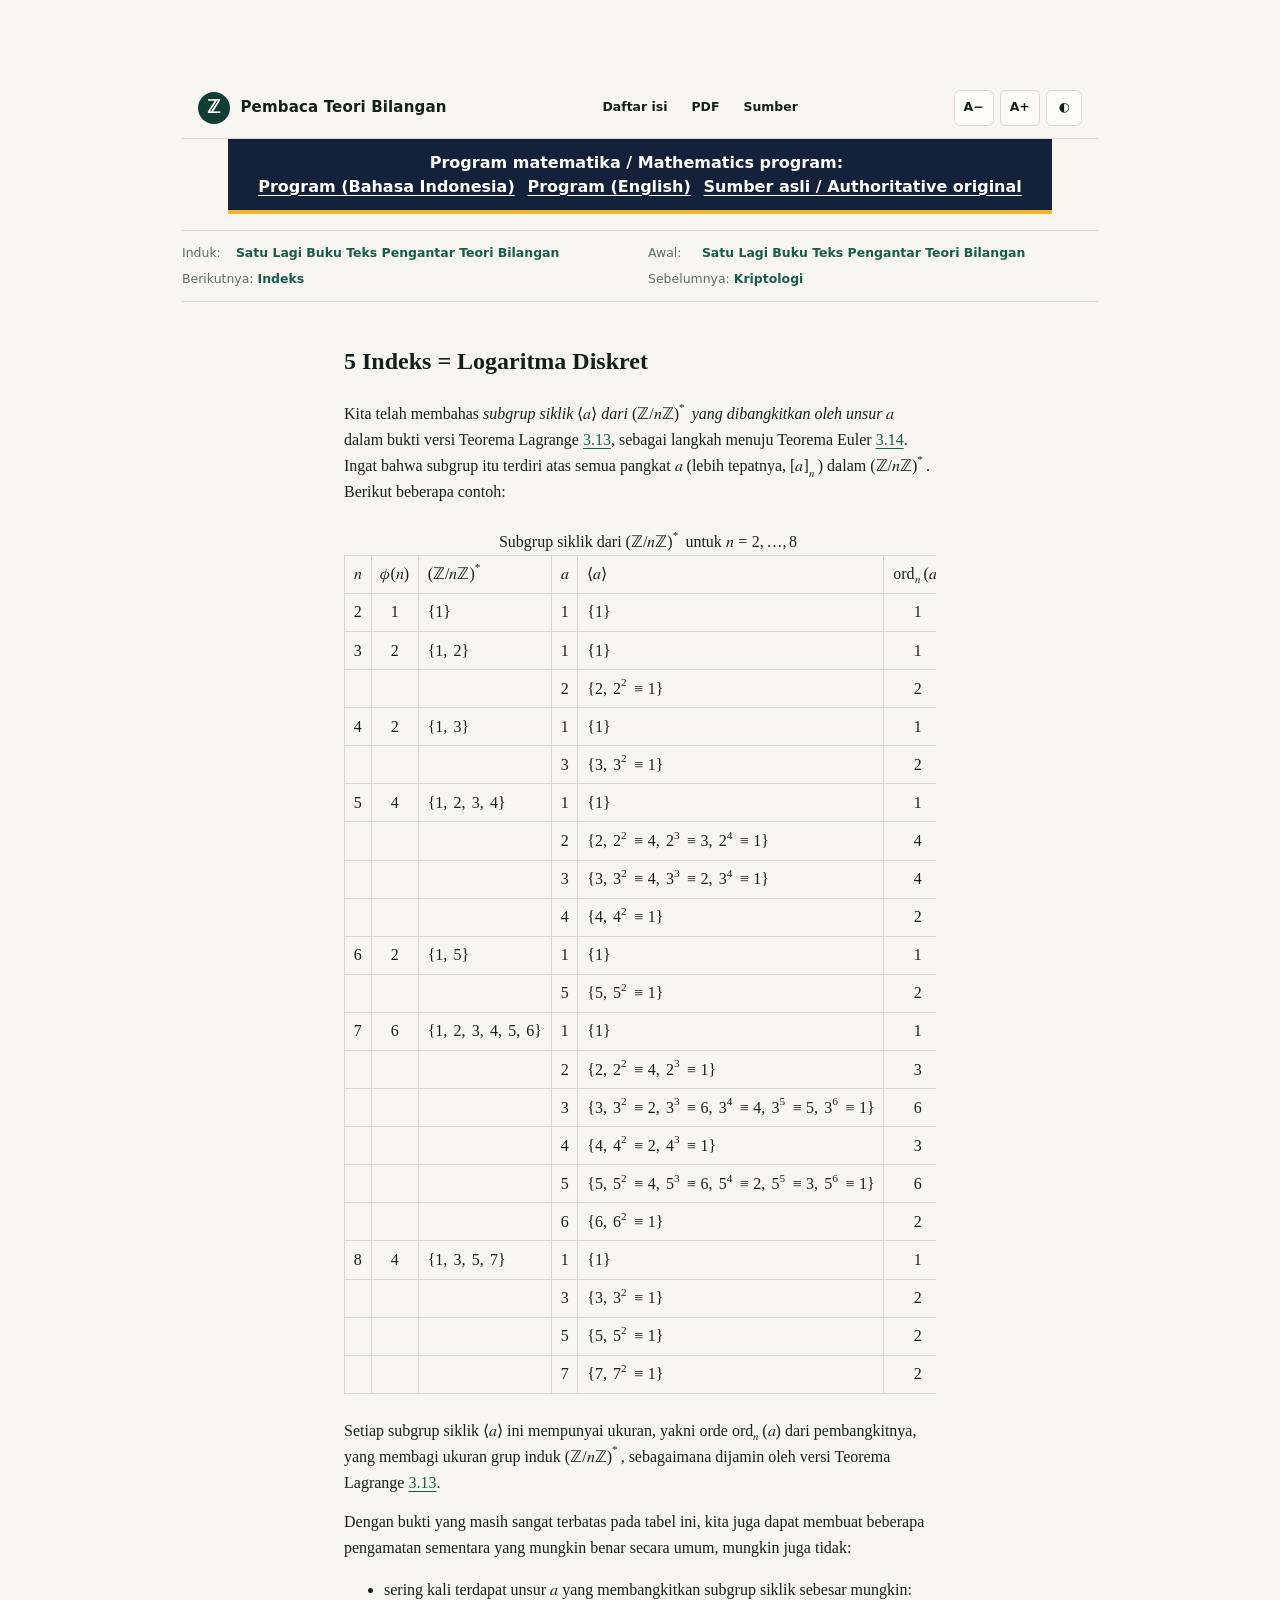
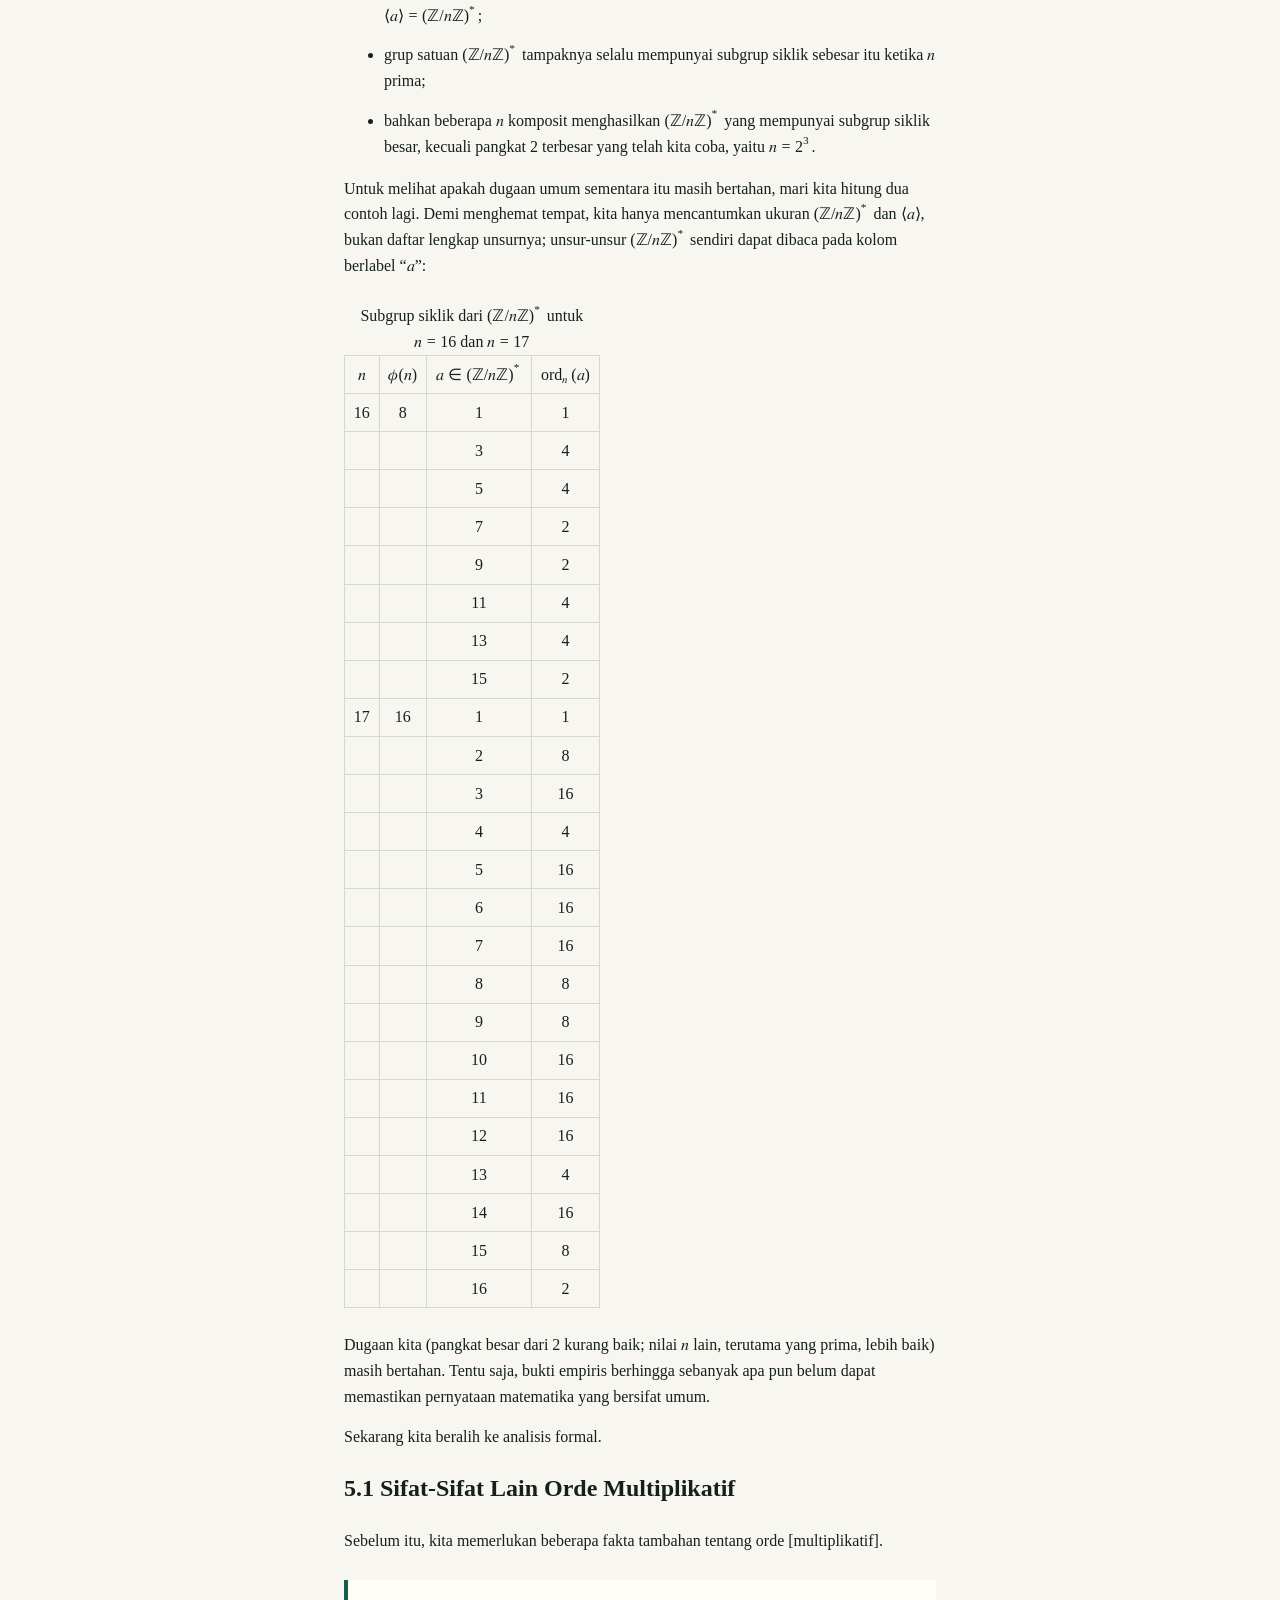
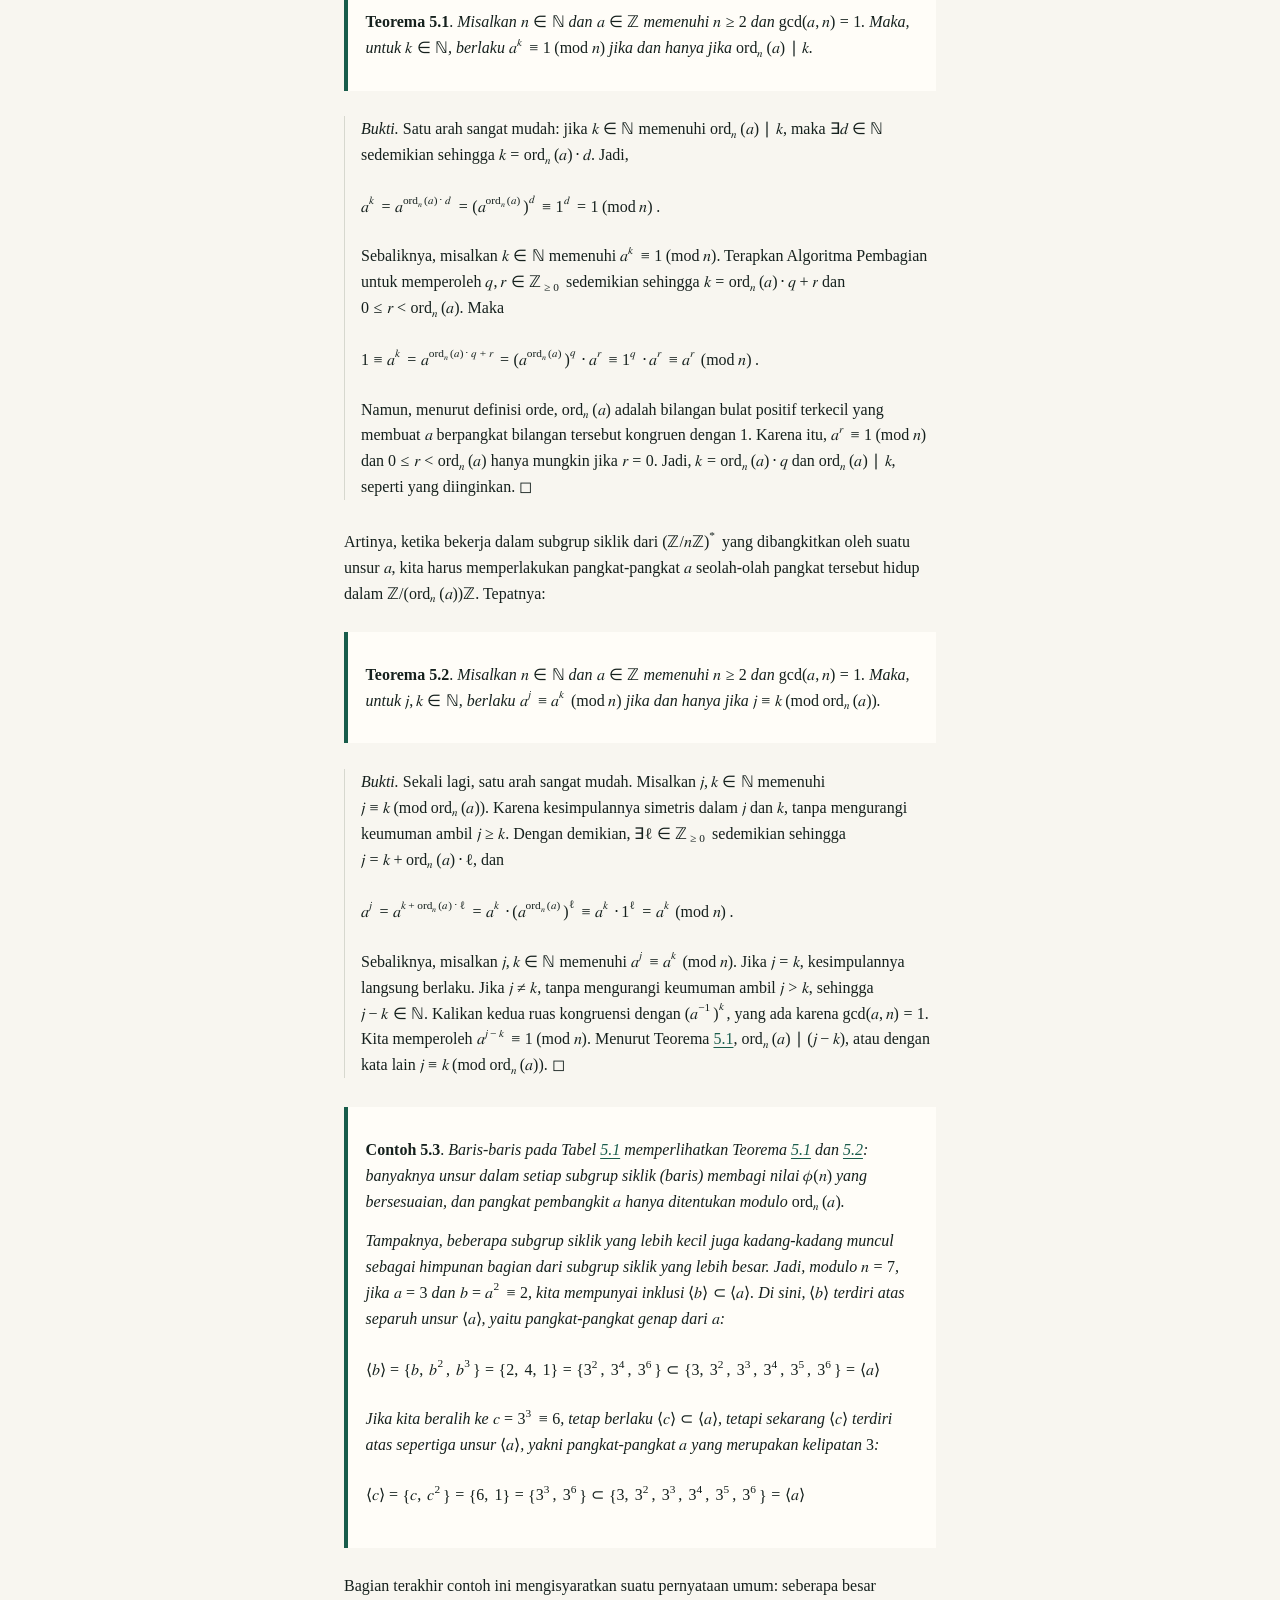
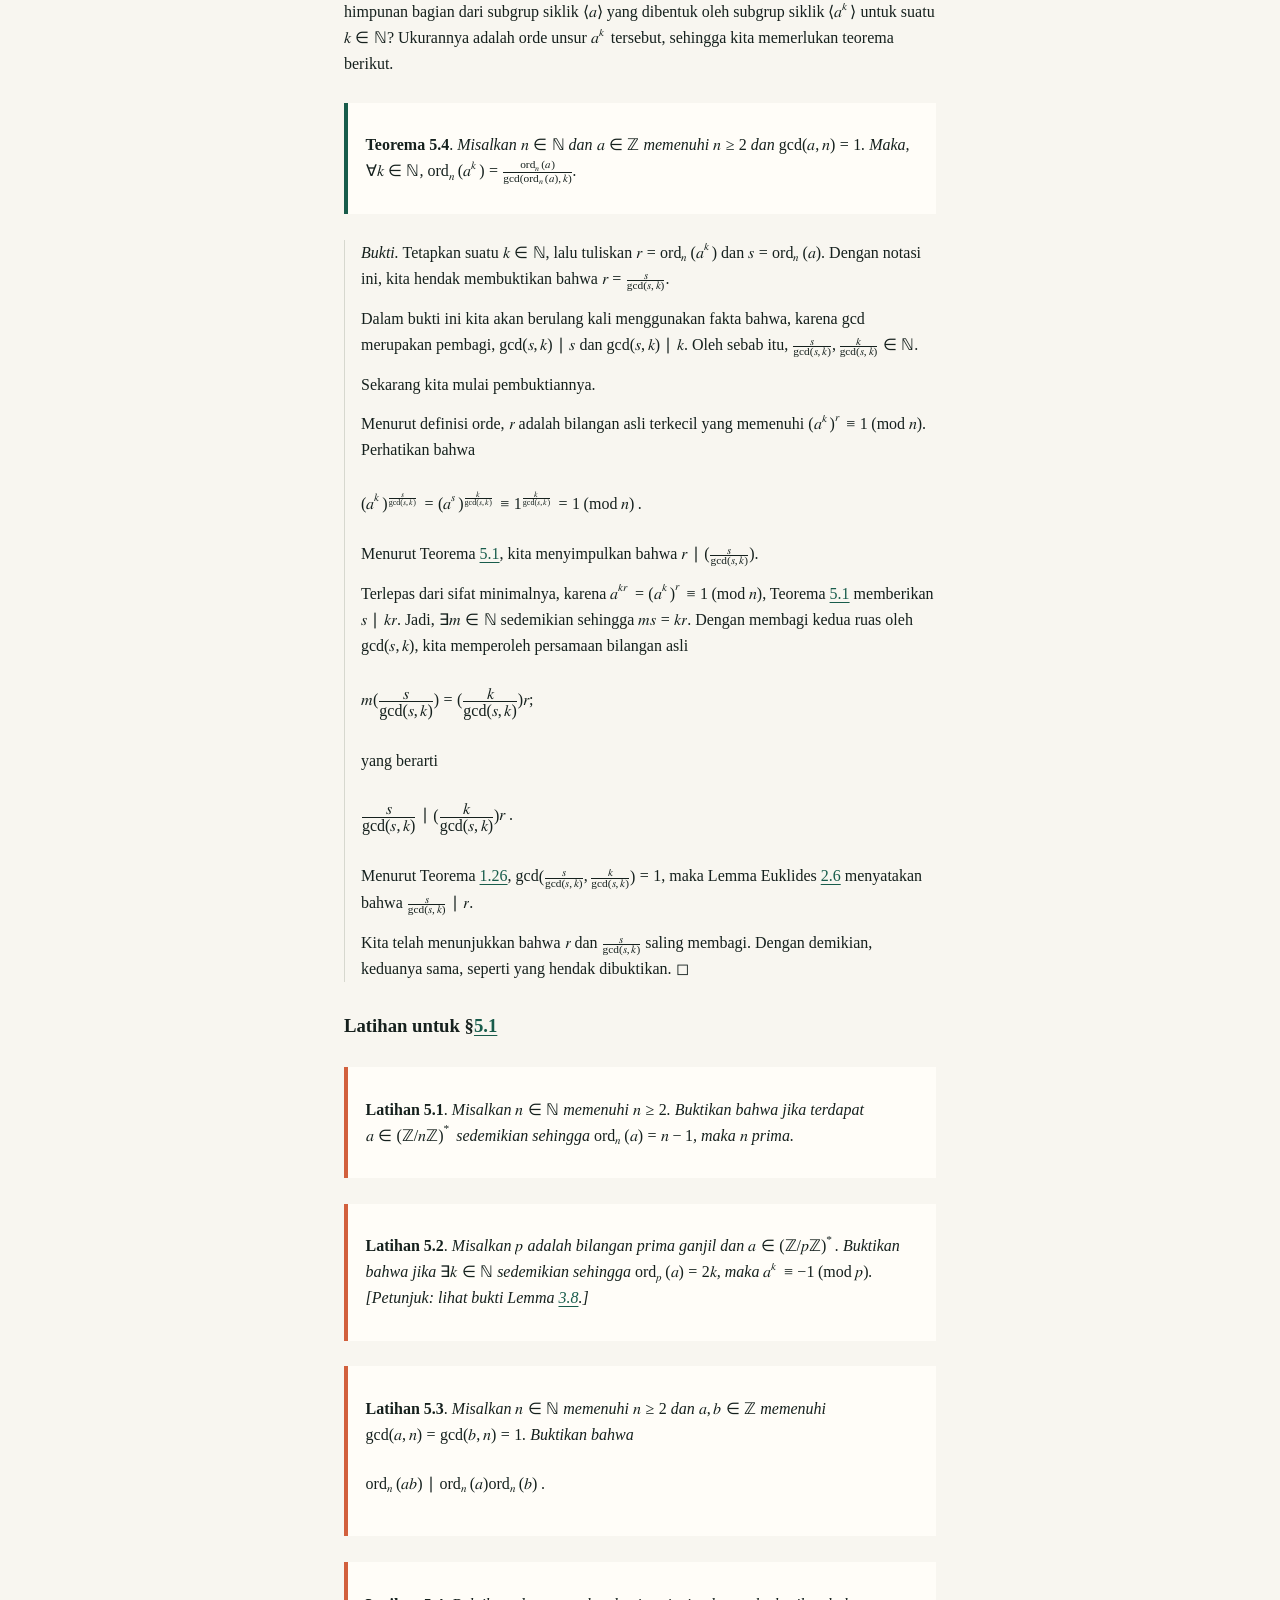
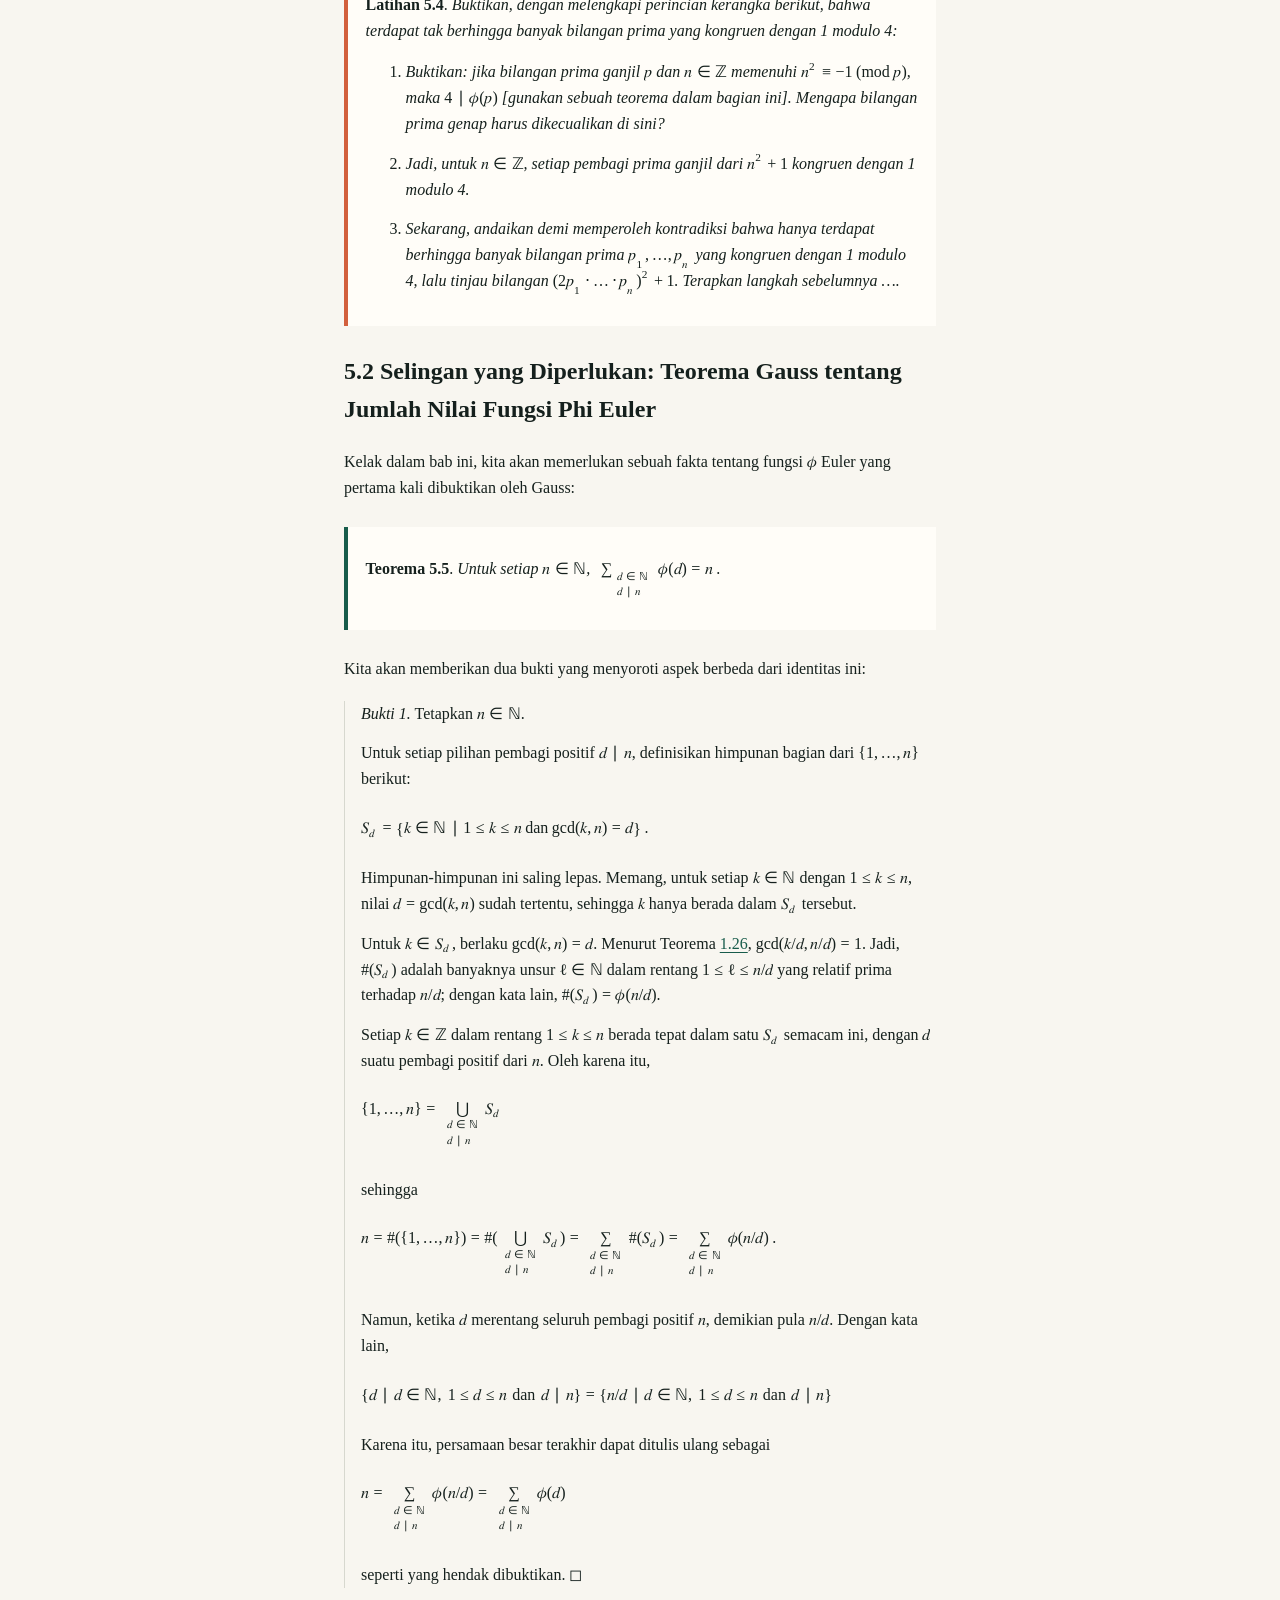
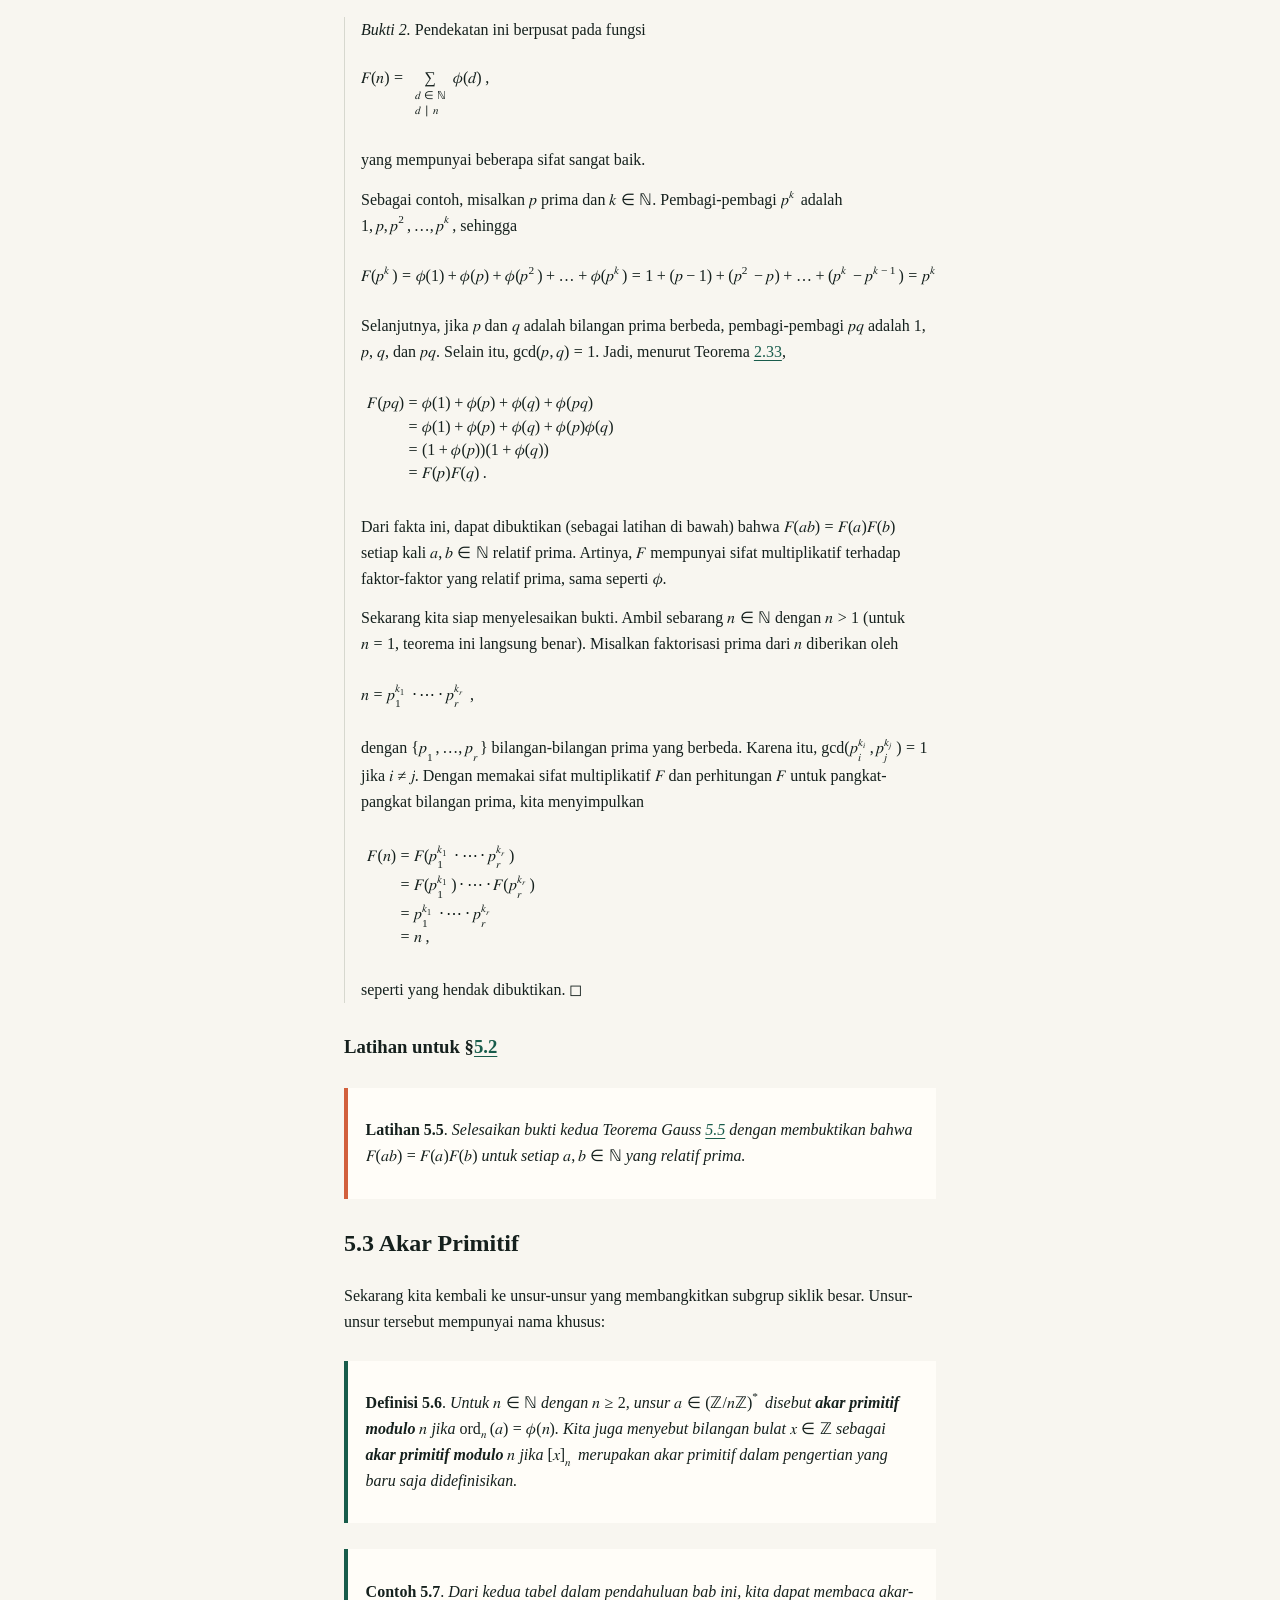
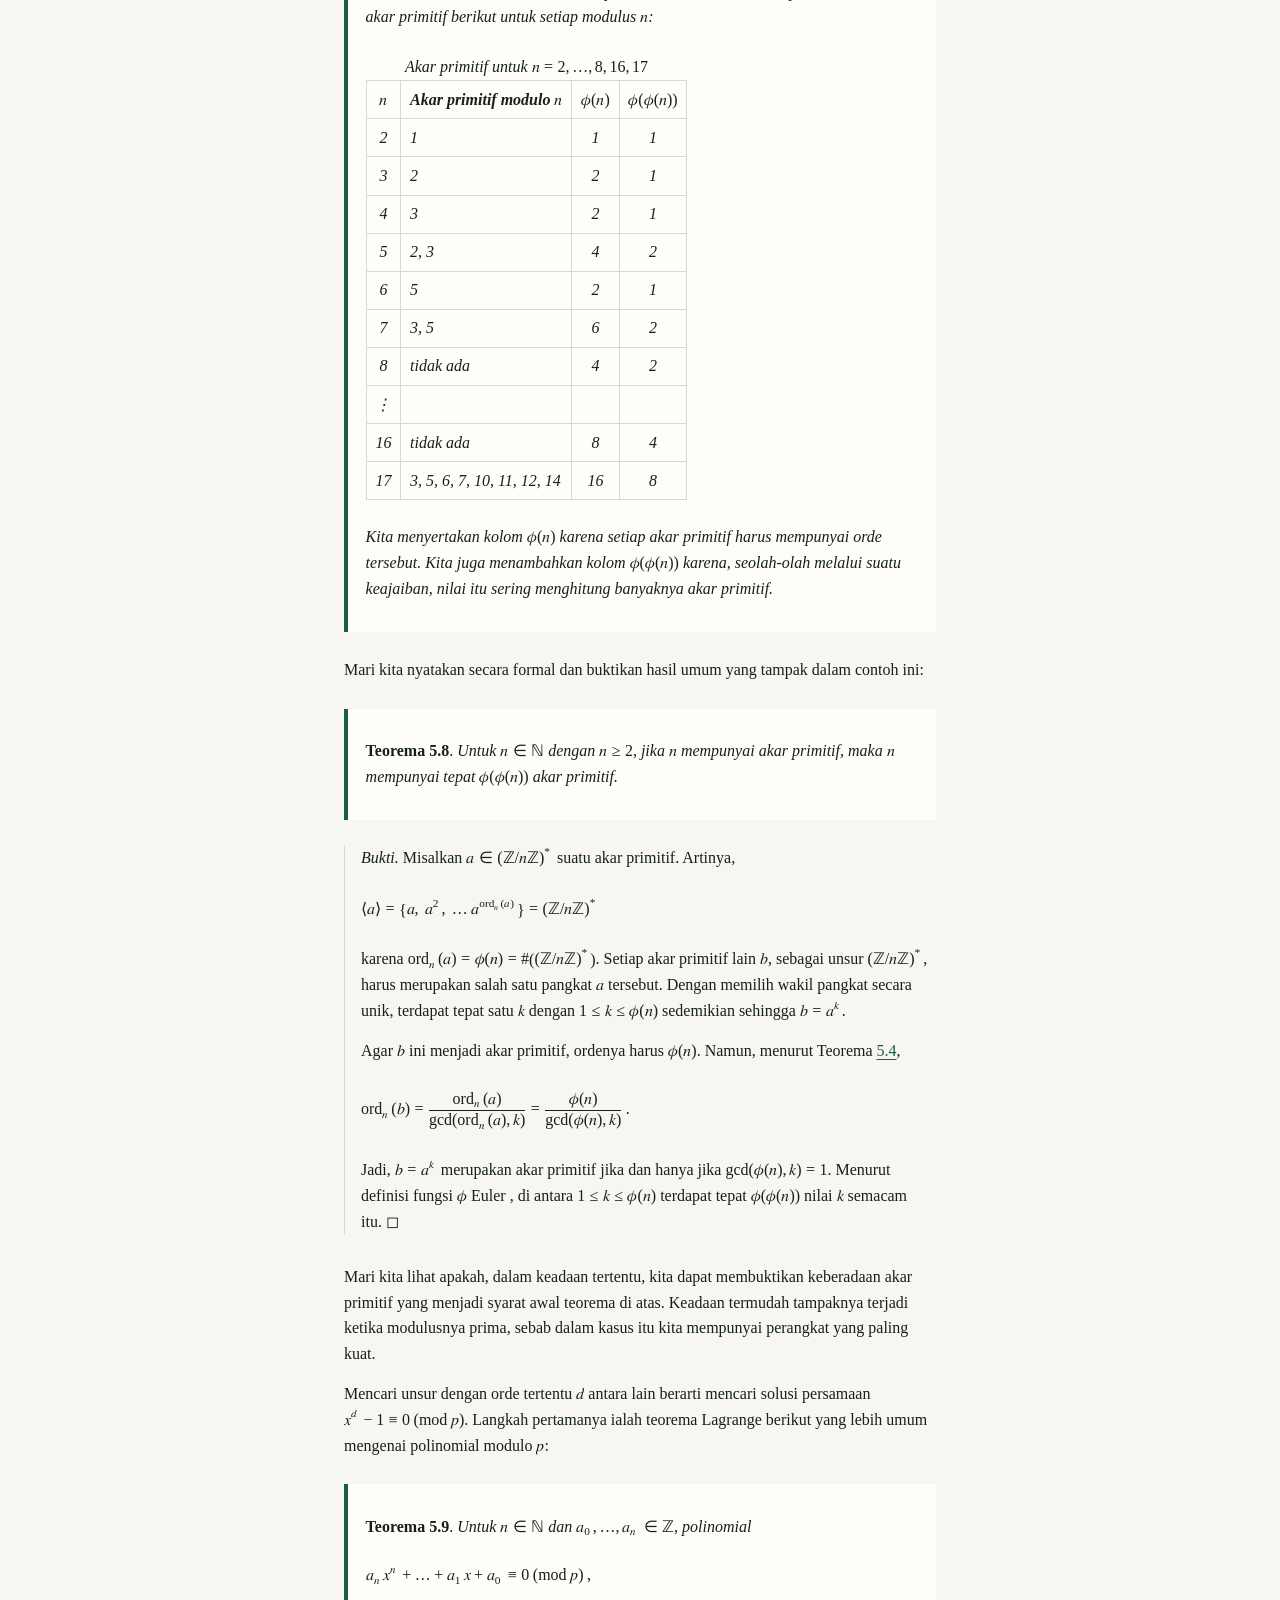
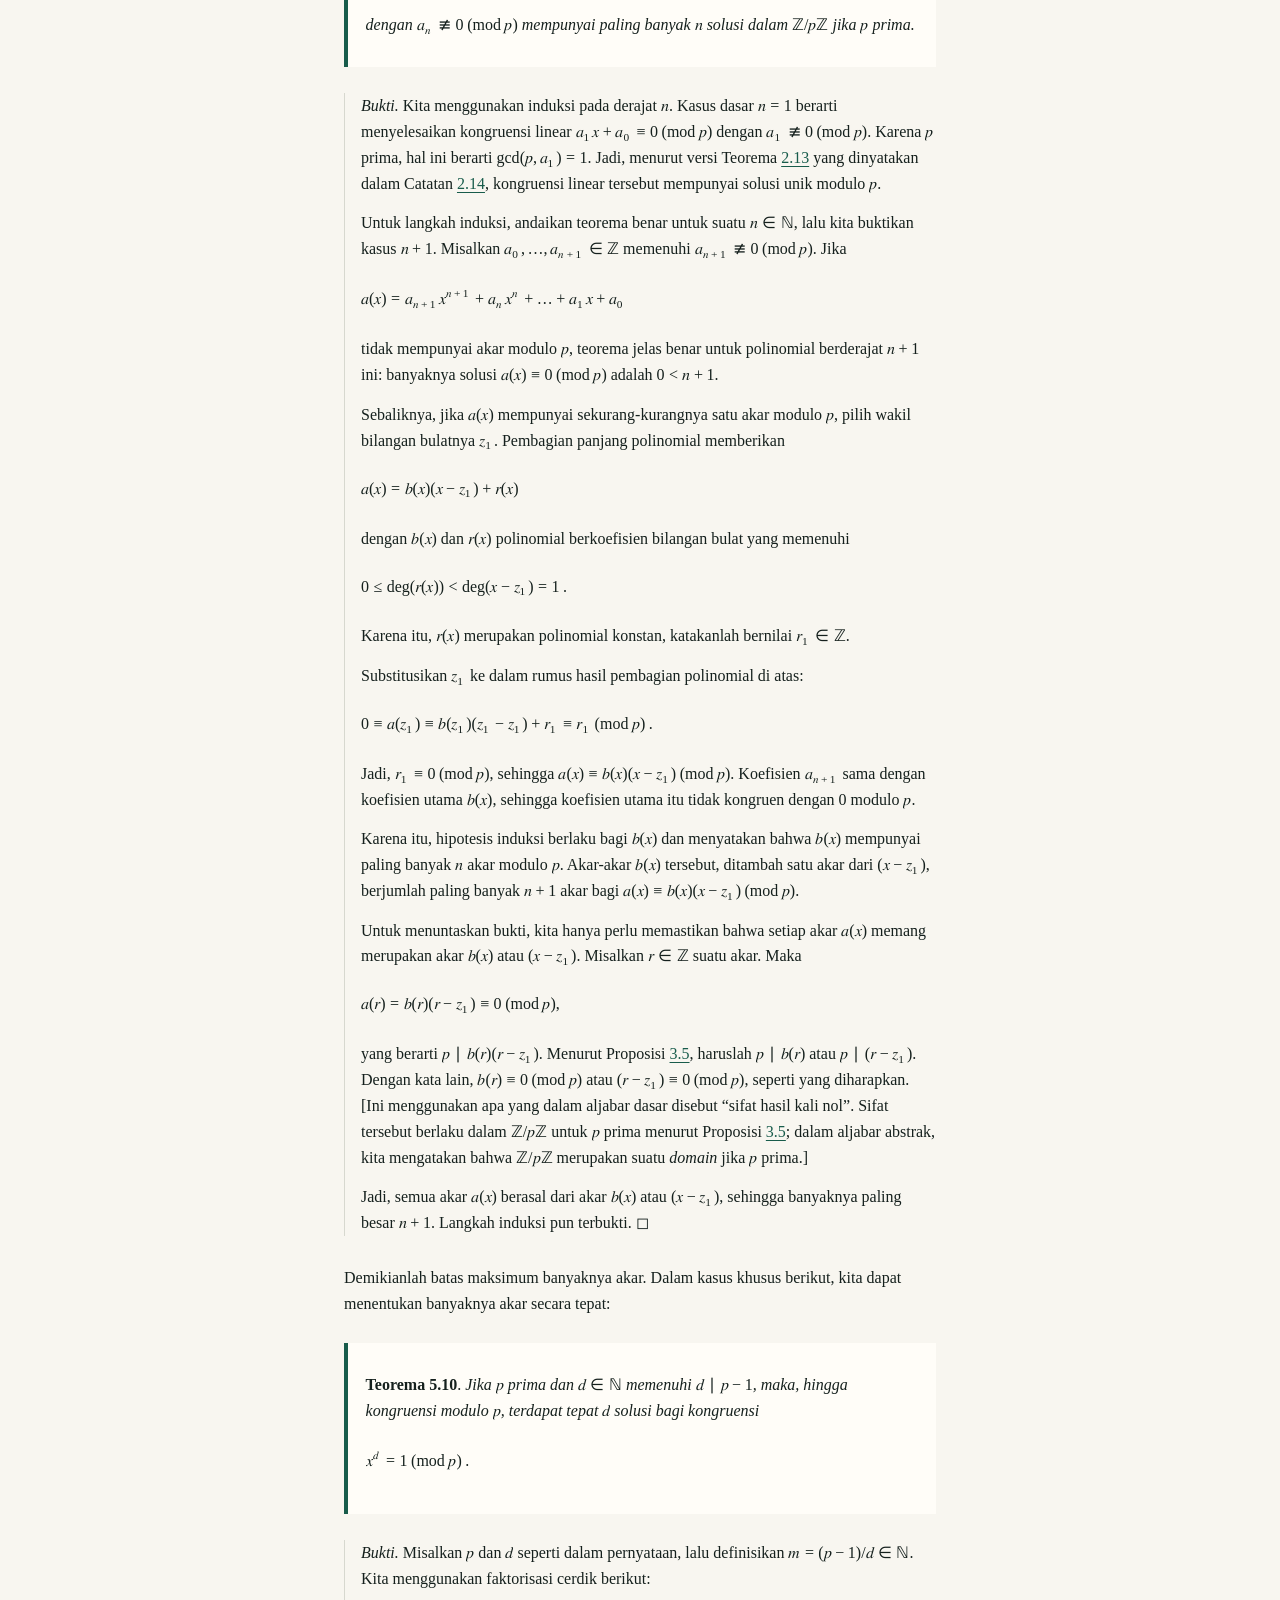
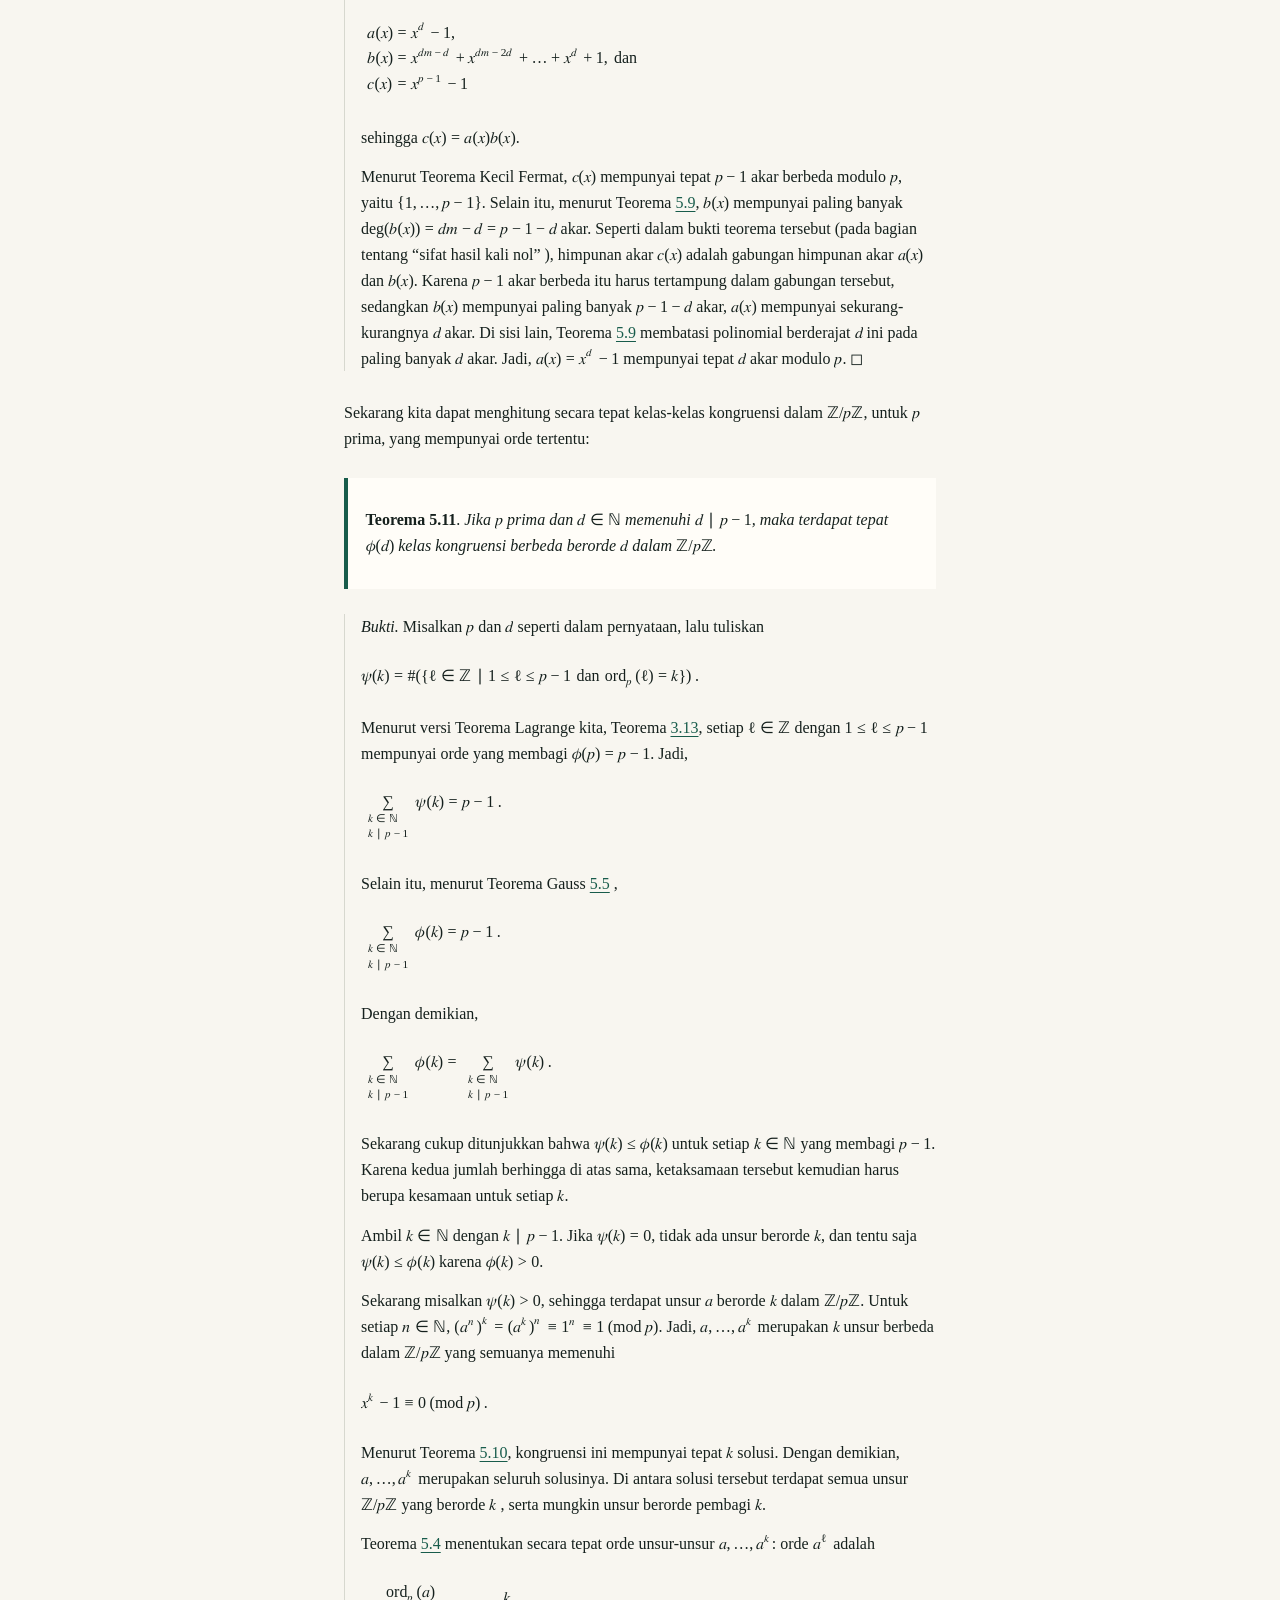
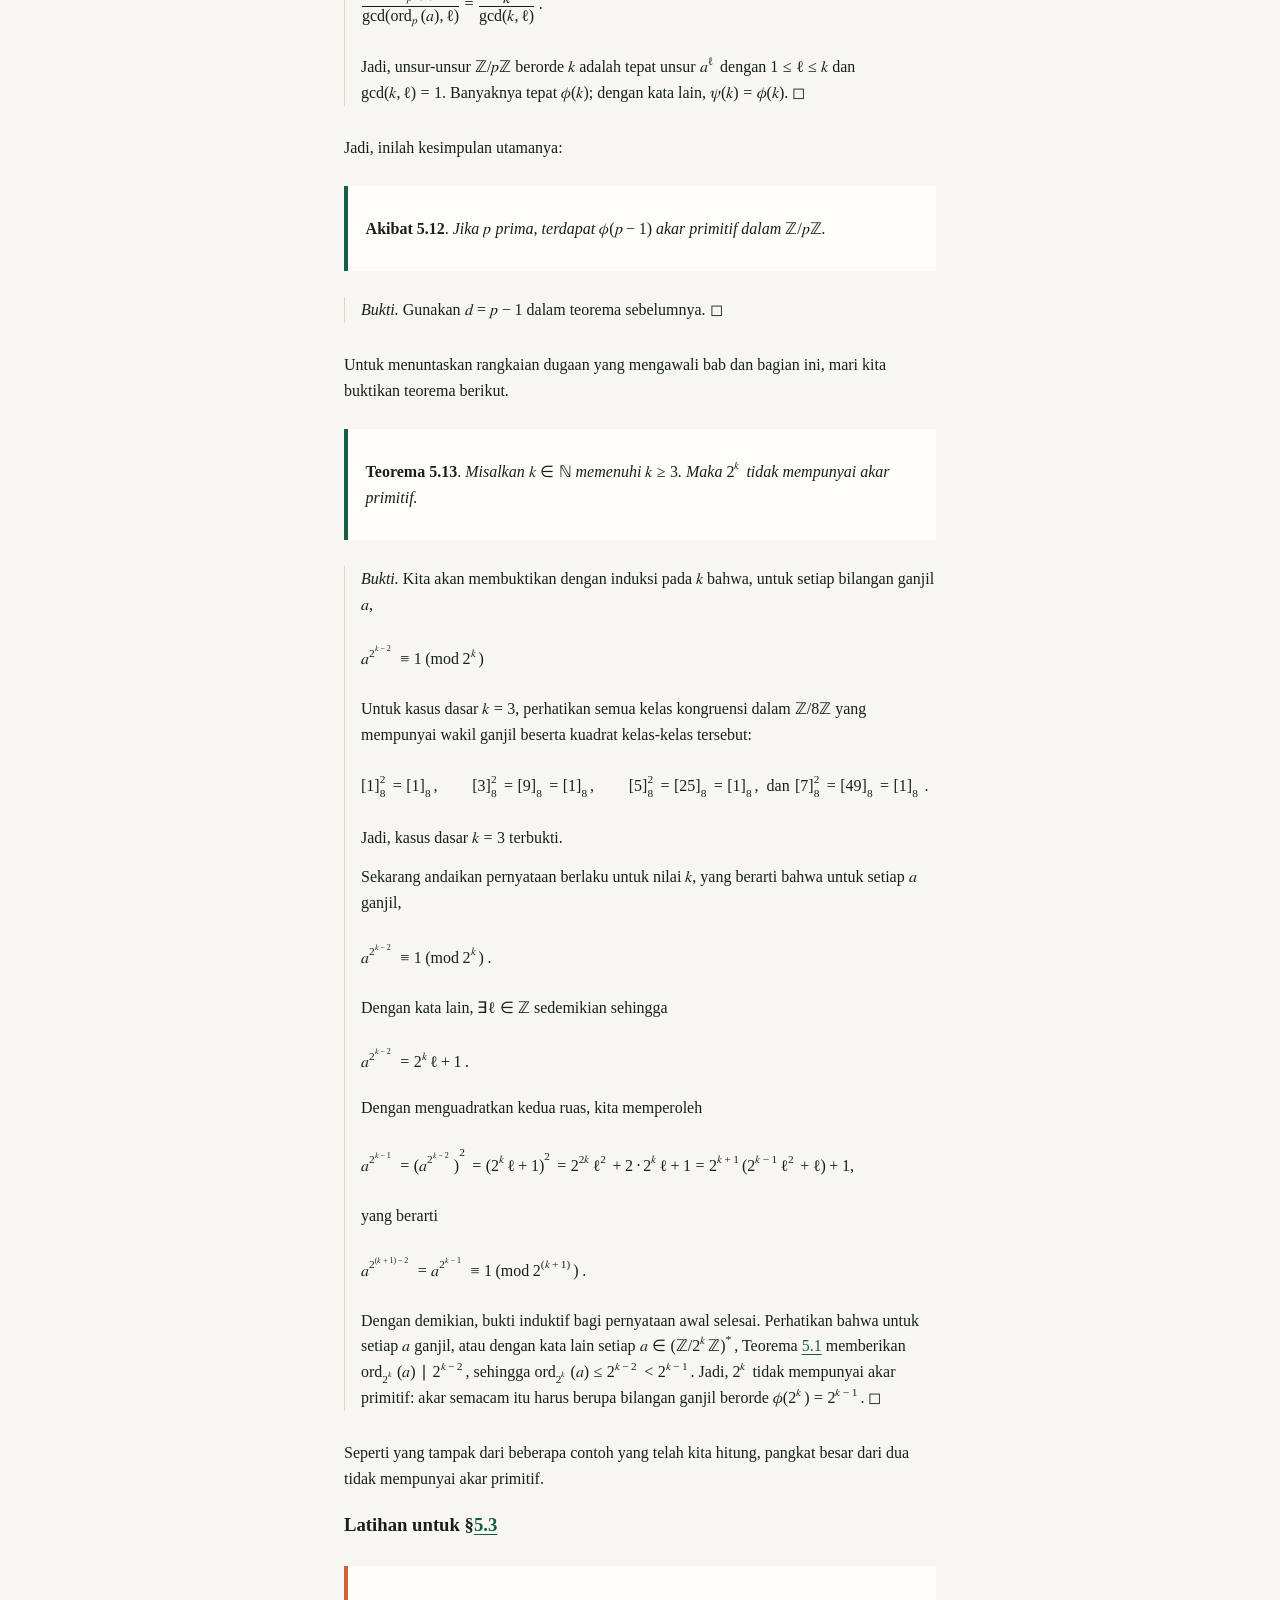
<file: docs/reader/5-chap-IeqDL.html>
<!DOCTYPE html>
<html xmlns="http://www.w3.org/1999/xhtml" lang="id-ID" xml:lang="id-ID">
<head>
  <meta charset="utf-8" />
  <meta name="generator" content="pandoc" />
  <meta name="viewport" content="width=device-width, initial-scale=1.0, user-scalable=yes" />
  <meta name="author" content="Jonathan A. Poritz; berdasarkan karya Wissam Raji" />
  <title>Indeks = Logaritma Diskret</title>
  <style>
    div.sitenav { display: flex; flex-direction: row; flex-wrap: wrap; }
    span.navlink { flex: 1; }
    span.navlink-label { display: inline-block; min-width: 4em; }
    /* Default styles provided by pandoc.
    ** See https://pandoc.org/MANUAL.html#variables-for-html for config info.
    */
    span.smallcaps{font-variant: small-caps;}
    div.columns{display: flex; gap: min(4vw, 1.5em);}
    div.column{flex: auto; overflow-x: auto;}
    div.hanging-indent{margin-left: 1.5em; text-indent: -1.5em;}
    /* The extra [class] is a hack that increases specificity enough to
       override a similar rule in reveal.js */
    ul.task-list[class]{list-style: none;}
    ul.task-list li input[type="checkbox"] {
      font-size: inherit;
      width: 0.8em;
      margin: 0 0.8em 0.2em -1.6em;
      vertical-align: middle;
    }
  </style>
  <link rel="stylesheet" href="../site.css" />
  <meta name="description" content="Edisi lengkap bahasa Indonesia yang dapat di-reflow dari buku pengantar teori bilangan dan kriptologi." />
  <link rel="canonical" href="https://kokunoyumeto.github.io/yet-another-introductory-number-theory-textbook-id/reader/5-chap-IeqDL.html" />
  <meta property="og:title" content="Indeks = Logaritma Diskret" />
  <meta property="og:type" content="book" />
<!-- program-matematika-federated-nav-style-v1 -->
<link rel="stylesheet" href="../federated-navigation.css" data-program-matematika-nav="v1">
</head>
<body><!-- program-matematika-federated-nav-v1:begin -->
<nav class="program-matematika-federated-nav" aria-label="Navigasi program matematika / Mathematics program navigation"><strong>Program matematika / Mathematics program:</strong><ul><li><a href="https://kokunoyumeto.github.io/program-matematika-indonesia/id/#course-C60" data-program-link="central-id">Program (Bahasa Indonesia)</a></li><li><a href="https://kokunoyumeto.github.io/program-matematika-indonesia/en/#course-C60" data-program-link="central-en">Program (English)</a></li><li><a href="https://www.poritz.net/jonathan/share/yaintt.pdf" data-program-link="authoritative-original-1" rel="external">Sumber asli / Authoritative original</a></li></ul></nav>
<!-- program-matematika-federated-nav-v1:end -->
<nav id="sitenav" aria-label="Navigasi bab">
<div class="sitenav">
<span class="navlink">
<span class="navlink-label">Induk:</span> <a href="index.html" accesskey="u" rel="up">Satu Lagi Buku Teks Pengantar Teori Bilangan</a>
</span>
<span class="navlink">
<span class="navlink-label">Awal:</span> <a href="index.html" accesskey="t" rel="top">Satu Lagi Buku Teks Pengantar Teori Bilangan</a>
</span>
</div>
<div class="sitenav">
<span class="navlink">
<span class="navlink-label">Berikutnya:</span> <a href="-indeks-web.html" accesskey="n" rel="next">Indeks</a>
</span>
<span class="navlink">
<span class="navlink-label">Sebelumnya:</span> <a href="4-chap-Crypto.html" accesskey="p" rel="previous">Kriptologi</a>
</span>
</div>
</nav>

<main id="reader-content" tabindex="-1">
<section id="chap-IeqDL" class="level1" data-number="5">
<h1 data-number="5"><span class="header-section-number">5</span> Indeks
= Logaritma Diskret</h1>
<div class="discussion">
<p>Kita telah membahas <span><em>subgrup siklik
<math display="inline" xmlns="http://www.w3.org/1998/Math/MathML"><semantics><mrow><mo stretchy="true" form="prefix">⟨</mo><mi>a</mi><mo stretchy="true" form="postfix">⟩</mo></mrow><annotation encoding="application/x-tex">\left&lt;a\right&gt;</annotation></semantics></math>
dari
<math display="inline" xmlns="http://www.w3.org/1998/Math/MathML"><semantics><mrow><mo stretchy="false" form="prefix">(</mo><mi mathvariant="double-struck">ℤ</mi><mi>/</mi><mi>n</mi><mi mathvariant="double-struck">ℤ</mi><msup><mo stretchy="false" form="postfix">)</mo><mo>*</mo></msup></mrow><annotation encoding="application/x-tex">({\mathbb Z}/n{\mathbb Z})^*</annotation></semantics></math>
yang dibangkitkan oleh unsur
<math display="inline" xmlns="http://www.w3.org/1998/Math/MathML"><semantics><mi>a</mi><annotation encoding="application/x-tex">a</annotation></semantics></math></em></span>
dalam bukti versi Teorema Lagrange <a
href="3-chap-PNs.html#thm-orddividesphi" data-reference-type="ref"
data-reference="thm-orddividesphi">3.13</a>, sebagai langkah menuju
Teorema Euler <a href="3-chap-PNs.html#thm-eulers"
data-reference-type="ref" data-reference="thm-eulers">3.14</a>. Ingat
bahwa subgrup itu terdiri atas semua pangkat
<math display="inline" xmlns="http://www.w3.org/1998/Math/MathML"><semantics><mi>a</mi><annotation encoding="application/x-tex">a</annotation></semantics></math>
(lebih tepatnya,
<math display="inline" xmlns="http://www.w3.org/1998/Math/MathML"><semantics><mrow><mo stretchy="false" form="prefix">[</mo><mi>a</mi><msub><mo stretchy="false" form="postfix">]</mo><mi>n</mi></msub></mrow><annotation encoding="application/x-tex">[a]_n</annotation></semantics></math>)
dalam
<math display="inline" xmlns="http://www.w3.org/1998/Math/MathML"><semantics><mrow><mo stretchy="false" form="prefix">(</mo><mi mathvariant="double-struck">ℤ</mi><mi>/</mi><mi>n</mi><mi mathvariant="double-struck">ℤ</mi><msup><mo stretchy="false" form="postfix">)</mo><mo>*</mo></msup></mrow><annotation encoding="application/x-tex">({\mathbb Z}/n{\mathbb Z})^*</annotation></semantics></math>.
Berikut beberapa contoh:</p>
</div>
<div id="tab-cycsubgroupstwotoeight">
<table>
<caption>Subgrup siklik dari
<math display="inline" xmlns="http://www.w3.org/1998/Math/MathML"><semantics><mrow><mo stretchy="false" form="prefix">(</mo><mi mathvariant="double-struck">ℤ</mi><mi>/</mi><mi>n</mi><mi mathvariant="double-struck">ℤ</mi><msup><mo stretchy="false" form="postfix">)</mo><mo>*</mo></msup></mrow><annotation encoding="application/x-tex">({\mathbb Z}/n{\mathbb Z})^*</annotation></semantics></math>
untuk
<math display="inline" xmlns="http://www.w3.org/1998/Math/MathML"><semantics><mrow><mi>n</mi><mo>=</mo><mn>2</mn><mo>,</mo><mi>…</mi><mo>,</mo><mn>8</mn></mrow><annotation encoding="application/x-tex">n=2,\dots,8</annotation></semantics></math></caption>
<thead>
<tr>
<th
style="text-align: center;"><math display="inline" xmlns="http://www.w3.org/1998/Math/MathML"><semantics><mi>n</mi><annotation encoding="application/x-tex">n</annotation></semantics></math></th>
<th
style="text-align: center;"><math display="inline" xmlns="http://www.w3.org/1998/Math/MathML"><semantics><mrow><mi>ϕ</mi><mo stretchy="false" form="prefix">(</mo><mi>n</mi><mo stretchy="false" form="postfix">)</mo></mrow><annotation encoding="application/x-tex">\phi(n)</annotation></semantics></math></th>
<th
style="text-align: left;"><math display="inline" xmlns="http://www.w3.org/1998/Math/MathML"><semantics><mrow><mo stretchy="false" form="prefix">(</mo><mi mathvariant="double-struck">ℤ</mi><mi>/</mi><mi>n</mi><mi mathvariant="double-struck">ℤ</mi><msup><mo stretchy="false" form="postfix">)</mo><mo>*</mo></msup></mrow><annotation encoding="application/x-tex">({\mathbb Z}/n{\mathbb Z})^*</annotation></semantics></math></th>
<th
style="text-align: center;"><math display="inline" xmlns="http://www.w3.org/1998/Math/MathML"><semantics><mi>a</mi><annotation encoding="application/x-tex">a</annotation></semantics></math></th>
<th
style="text-align: left;"><math display="inline" xmlns="http://www.w3.org/1998/Math/MathML"><semantics><mrow><mo stretchy="true" form="prefix">⟨</mo><mi>a</mi><mo stretchy="true" form="postfix">⟩</mo></mrow><annotation encoding="application/x-tex">\left&lt;a\right&gt;</annotation></semantics></math></th>
<th
style="text-align: center;"><math display="inline" xmlns="http://www.w3.org/1998/Math/MathML"><semantics><mrow><msub><mrow><mi mathvariant="normal">ord</mi><mo>&#8289;</mo></mrow><mi>n</mi></msub><mo stretchy="false" form="prefix">(</mo><mi>a</mi><mo stretchy="false" form="postfix">)</mo></mrow><annotation encoding="application/x-tex">\operatorname{ord}_n(a)</annotation></semantics></math></th>
</tr>
</thead>
<tbody>
<tr>
<td style="text-align: center;">2</td>
<td style="text-align: center;">1</td>
<td
style="text-align: left;"><math display="inline" xmlns="http://www.w3.org/1998/Math/MathML"><semantics><mrow><mo stretchy="false" form="prefix">{</mo><mn>1</mn><mo stretchy="false" form="postfix">}</mo></mrow><annotation encoding="application/x-tex">\{1\}</annotation></semantics></math></td>
<td style="text-align: center;">1</td>
<td
style="text-align: left;"><math display="inline" xmlns="http://www.w3.org/1998/Math/MathML"><semantics><mrow><mo stretchy="false" form="prefix">{</mo><mn>1</mn><mo stretchy="false" form="postfix">}</mo></mrow><annotation encoding="application/x-tex">\{1\}</annotation></semantics></math></td>
<td style="text-align: center;">1</td>
</tr>
<tr>
<td style="text-align: center;">3</td>
<td style="text-align: center;">2</td>
<td
style="text-align: left;"><math display="inline" xmlns="http://www.w3.org/1998/Math/MathML"><semantics><mrow><mo stretchy="false" form="prefix">{</mo><mn>1</mn><mo>,</mo><mspace width="0.222em"></mspace><mn>2</mn><mo stretchy="false" form="postfix">}</mo></mrow><annotation encoding="application/x-tex">\{1,\ 2\}</annotation></semantics></math></td>
<td style="text-align: center;">1</td>
<td
style="text-align: left;"><math display="inline" xmlns="http://www.w3.org/1998/Math/MathML"><semantics><mrow><mo stretchy="false" form="prefix">{</mo><mn>1</mn><mo stretchy="false" form="postfix">}</mo></mrow><annotation encoding="application/x-tex">\{1\}</annotation></semantics></math></td>
<td style="text-align: center;">1</td>
</tr>
<tr>
<td style="text-align: center;"></td>
<td style="text-align: center;"></td>
<td style="text-align: left;"></td>
<td style="text-align: center;">2</td>
<td
style="text-align: left;"><math display="inline" xmlns="http://www.w3.org/1998/Math/MathML"><semantics><mrow><mo stretchy="false" form="prefix">{</mo><mn>2</mn><mo>,</mo><mspace width="0.222em"></mspace><msup><mn>2</mn><mn>2</mn></msup><mo>≡</mo><mn>1</mn><mo stretchy="false" form="postfix">}</mo></mrow><annotation encoding="application/x-tex">\{2,\ 2^2\equiv1\}</annotation></semantics></math></td>
<td style="text-align: center;">2</td>
</tr>
<tr>
<td style="text-align: center;">4</td>
<td style="text-align: center;">2</td>
<td
style="text-align: left;"><math display="inline" xmlns="http://www.w3.org/1998/Math/MathML"><semantics><mrow><mo stretchy="false" form="prefix">{</mo><mn>1</mn><mo>,</mo><mspace width="0.222em"></mspace><mn>3</mn><mo stretchy="false" form="postfix">}</mo></mrow><annotation encoding="application/x-tex">\{1,\ 3\}</annotation></semantics></math></td>
<td style="text-align: center;">1</td>
<td
style="text-align: left;"><math display="inline" xmlns="http://www.w3.org/1998/Math/MathML"><semantics><mrow><mo stretchy="false" form="prefix">{</mo><mn>1</mn><mo stretchy="false" form="postfix">}</mo></mrow><annotation encoding="application/x-tex">\{1\}</annotation></semantics></math></td>
<td style="text-align: center;">1</td>
</tr>
<tr>
<td style="text-align: center;"></td>
<td style="text-align: center;"></td>
<td style="text-align: left;"></td>
<td style="text-align: center;">3</td>
<td
style="text-align: left;"><math display="inline" xmlns="http://www.w3.org/1998/Math/MathML"><semantics><mrow><mo stretchy="false" form="prefix">{</mo><mn>3</mn><mo>,</mo><mspace width="0.222em"></mspace><msup><mn>3</mn><mn>2</mn></msup><mo>≡</mo><mn>1</mn><mo stretchy="false" form="postfix">}</mo></mrow><annotation encoding="application/x-tex">\{3,\ 3^2\equiv1\}</annotation></semantics></math></td>
<td style="text-align: center;">2</td>
</tr>
<tr>
<td style="text-align: center;">5</td>
<td style="text-align: center;">4</td>
<td
style="text-align: left;"><math display="inline" xmlns="http://www.w3.org/1998/Math/MathML"><semantics><mrow><mo stretchy="false" form="prefix">{</mo><mn>1</mn><mo>,</mo><mspace width="0.222em"></mspace><mn>2</mn><mo>,</mo><mspace width="0.222em"></mspace><mn>3</mn><mo>,</mo><mspace width="0.222em"></mspace><mn>4</mn><mo stretchy="false" form="postfix">}</mo></mrow><annotation encoding="application/x-tex">\{1,\ 2,\ 3,\ 4\}</annotation></semantics></math></td>
<td style="text-align: center;">1</td>
<td
style="text-align: left;"><math display="inline" xmlns="http://www.w3.org/1998/Math/MathML"><semantics><mrow><mo stretchy="false" form="prefix">{</mo><mn>1</mn><mo stretchy="false" form="postfix">}</mo></mrow><annotation encoding="application/x-tex">\{1\}</annotation></semantics></math></td>
<td style="text-align: center;">1</td>
</tr>
<tr>
<td style="text-align: center;"></td>
<td style="text-align: center;"></td>
<td style="text-align: left;"></td>
<td style="text-align: center;">2</td>
<td
style="text-align: left;"><math display="inline" xmlns="http://www.w3.org/1998/Math/MathML"><semantics><mrow><mo stretchy="false" form="prefix">{</mo><mn>2</mn><mo>,</mo><mspace width="0.222em"></mspace><msup><mn>2</mn><mn>2</mn></msup><mo>≡</mo><mn>4</mn><mo>,</mo><mspace width="0.222em"></mspace><msup><mn>2</mn><mn>3</mn></msup><mo>≡</mo><mn>3</mn><mo>,</mo><mspace width="0.222em"></mspace><msup><mn>2</mn><mn>4</mn></msup><mo>≡</mo><mn>1</mn><mo stretchy="false" form="postfix">}</mo></mrow><annotation encoding="application/x-tex">\{2,\ 2^2\equiv4,\ 2^3\equiv3,\ 2^4\equiv1\}</annotation></semantics></math></td>
<td style="text-align: center;">4</td>
</tr>
<tr>
<td style="text-align: center;"></td>
<td style="text-align: center;"></td>
<td style="text-align: left;"></td>
<td style="text-align: center;">3</td>
<td
style="text-align: left;"><math display="inline" xmlns="http://www.w3.org/1998/Math/MathML"><semantics><mrow><mo stretchy="false" form="prefix">{</mo><mn>3</mn><mo>,</mo><mspace width="0.222em"></mspace><msup><mn>3</mn><mn>2</mn></msup><mo>≡</mo><mn>4</mn><mo>,</mo><mspace width="0.222em"></mspace><msup><mn>3</mn><mn>3</mn></msup><mo>≡</mo><mn>2</mn><mo>,</mo><mspace width="0.222em"></mspace><msup><mn>3</mn><mn>4</mn></msup><mo>≡</mo><mn>1</mn><mo stretchy="false" form="postfix">}</mo></mrow><annotation encoding="application/x-tex">\{3,\ 3^2\equiv4,\ 3^3\equiv2,\ 3^4\equiv1\}</annotation></semantics></math></td>
<td style="text-align: center;">4</td>
</tr>
<tr>
<td style="text-align: center;"></td>
<td style="text-align: center;"></td>
<td style="text-align: left;"></td>
<td style="text-align: center;">4</td>
<td
style="text-align: left;"><math display="inline" xmlns="http://www.w3.org/1998/Math/MathML"><semantics><mrow><mo stretchy="false" form="prefix">{</mo><mn>4</mn><mo>,</mo><mspace width="0.222em"></mspace><msup><mn>4</mn><mn>2</mn></msup><mo>≡</mo><mn>1</mn><mo stretchy="false" form="postfix">}</mo></mrow><annotation encoding="application/x-tex">\{4,\ 4^2\equiv1\}</annotation></semantics></math></td>
<td style="text-align: center;">2</td>
</tr>
<tr>
<td style="text-align: center;">6</td>
<td style="text-align: center;">2</td>
<td
style="text-align: left;"><math display="inline" xmlns="http://www.w3.org/1998/Math/MathML"><semantics><mrow><mo stretchy="false" form="prefix">{</mo><mn>1</mn><mo>,</mo><mspace width="0.222em"></mspace><mn>5</mn><mo stretchy="false" form="postfix">}</mo></mrow><annotation encoding="application/x-tex">\{1,\ 5\}</annotation></semantics></math></td>
<td style="text-align: center;">1</td>
<td
style="text-align: left;"><math display="inline" xmlns="http://www.w3.org/1998/Math/MathML"><semantics><mrow><mo stretchy="false" form="prefix">{</mo><mn>1</mn><mo stretchy="false" form="postfix">}</mo></mrow><annotation encoding="application/x-tex">\{1\}</annotation></semantics></math></td>
<td style="text-align: center;">1</td>
</tr>
<tr>
<td style="text-align: center;"></td>
<td style="text-align: center;"></td>
<td style="text-align: left;"></td>
<td style="text-align: center;">5</td>
<td
style="text-align: left;"><math display="inline" xmlns="http://www.w3.org/1998/Math/MathML"><semantics><mrow><mo stretchy="false" form="prefix">{</mo><mn>5</mn><mo>,</mo><mspace width="0.222em"></mspace><msup><mn>5</mn><mn>2</mn></msup><mo>≡</mo><mn>1</mn><mo stretchy="false" form="postfix">}</mo></mrow><annotation encoding="application/x-tex">\{5,\ 5^2\equiv1\}</annotation></semantics></math></td>
<td style="text-align: center;">2</td>
</tr>
<tr>
<td style="text-align: center;">7</td>
<td style="text-align: center;">6</td>
<td
style="text-align: left;"><math display="inline" xmlns="http://www.w3.org/1998/Math/MathML"><semantics><mrow><mo stretchy="false" form="prefix">{</mo><mn>1</mn><mo>,</mo><mspace width="0.222em"></mspace><mn>2</mn><mo>,</mo><mspace width="0.222em"></mspace><mn>3</mn><mo>,</mo><mspace width="0.222em"></mspace><mn>4</mn><mo>,</mo><mspace width="0.222em"></mspace><mn>5</mn><mo>,</mo><mspace width="0.222em"></mspace><mn>6</mn><mo stretchy="false" form="postfix">}</mo></mrow><annotation encoding="application/x-tex">\{1,\ 2,\ 3,\ 4,\ 5,\ 6\}</annotation></semantics></math></td>
<td style="text-align: center;">1</td>
<td
style="text-align: left;"><math display="inline" xmlns="http://www.w3.org/1998/Math/MathML"><semantics><mrow><mo stretchy="false" form="prefix">{</mo><mn>1</mn><mo stretchy="false" form="postfix">}</mo></mrow><annotation encoding="application/x-tex">\{1\}</annotation></semantics></math></td>
<td style="text-align: center;">1</td>
</tr>
<tr>
<td style="text-align: center;"></td>
<td style="text-align: center;"></td>
<td style="text-align: left;"></td>
<td style="text-align: center;">2</td>
<td
style="text-align: left;"><math display="inline" xmlns="http://www.w3.org/1998/Math/MathML"><semantics><mrow><mo stretchy="false" form="prefix">{</mo><mn>2</mn><mo>,</mo><mspace width="0.222em"></mspace><msup><mn>2</mn><mn>2</mn></msup><mo>≡</mo><mn>4</mn><mo>,</mo><mspace width="0.222em"></mspace><msup><mn>2</mn><mn>3</mn></msup><mo>≡</mo><mn>1</mn><mo stretchy="false" form="postfix">}</mo></mrow><annotation encoding="application/x-tex">\{2,\ 2^2\equiv4,\ 2^3\equiv1\}</annotation></semantics></math></td>
<td style="text-align: center;">3</td>
</tr>
<tr>
<td style="text-align: center;"></td>
<td style="text-align: center;"></td>
<td style="text-align: left;"></td>
<td style="text-align: center;">3</td>
<td
style="text-align: left;"><math display="inline" xmlns="http://www.w3.org/1998/Math/MathML"><semantics><mrow><mo stretchy="false" form="prefix">{</mo><mn>3</mn><mo>,</mo><mspace width="0.222em"></mspace><msup><mn>3</mn><mn>2</mn></msup><mo>≡</mo><mn>2</mn><mo>,</mo><mspace width="0.222em"></mspace><msup><mn>3</mn><mn>3</mn></msup><mo>≡</mo><mn>6</mn><mo>,</mo><mspace width="0.222em"></mspace><msup><mn>3</mn><mn>4</mn></msup><mo>≡</mo><mn>4</mn><mo>,</mo><mspace width="0.222em"></mspace><msup><mn>3</mn><mn>5</mn></msup><mo>≡</mo><mn>5</mn><mo>,</mo><mspace width="0.222em"></mspace><msup><mn>3</mn><mn>6</mn></msup><mo>≡</mo><mn>1</mn><mo stretchy="false" form="postfix">}</mo></mrow><annotation encoding="application/x-tex">\{3,\ 3^2\equiv2,\ 3^3\equiv6,\ 3^4\equiv4,\ 3^5\equiv5,\ 3^6\equiv1\}</annotation></semantics></math></td>
<td style="text-align: center;">6</td>
</tr>
<tr>
<td style="text-align: center;"></td>
<td style="text-align: center;"></td>
<td style="text-align: left;"></td>
<td style="text-align: center;">4</td>
<td
style="text-align: left;"><math display="inline" xmlns="http://www.w3.org/1998/Math/MathML"><semantics><mrow><mo stretchy="false" form="prefix">{</mo><mn>4</mn><mo>,</mo><mspace width="0.222em"></mspace><msup><mn>4</mn><mn>2</mn></msup><mo>≡</mo><mn>2</mn><mo>,</mo><mspace width="0.222em"></mspace><msup><mn>4</mn><mn>3</mn></msup><mo>≡</mo><mn>1</mn><mo stretchy="false" form="postfix">}</mo></mrow><annotation encoding="application/x-tex">\{4,\ 4^2\equiv2,\ 4^3\equiv1\}</annotation></semantics></math></td>
<td style="text-align: center;">3</td>
</tr>
<tr>
<td style="text-align: center;"></td>
<td style="text-align: center;"></td>
<td style="text-align: left;"></td>
<td style="text-align: center;">5</td>
<td
style="text-align: left;"><math display="inline" xmlns="http://www.w3.org/1998/Math/MathML"><semantics><mrow><mo stretchy="false" form="prefix">{</mo><mn>5</mn><mo>,</mo><mspace width="0.222em"></mspace><msup><mn>5</mn><mn>2</mn></msup><mo>≡</mo><mn>4</mn><mo>,</mo><mspace width="0.222em"></mspace><msup><mn>5</mn><mn>3</mn></msup><mo>≡</mo><mn>6</mn><mo>,</mo><mspace width="0.222em"></mspace><msup><mn>5</mn><mn>4</mn></msup><mo>≡</mo><mn>2</mn><mo>,</mo><mspace width="0.222em"></mspace><msup><mn>5</mn><mn>5</mn></msup><mo>≡</mo><mn>3</mn><mo>,</mo><mspace width="0.222em"></mspace><msup><mn>5</mn><mn>6</mn></msup><mo>≡</mo><mn>1</mn><mo stretchy="false" form="postfix">}</mo></mrow><annotation encoding="application/x-tex">\{5,\ 5^2\equiv4,\ 5^3\equiv6,\ 5^4\equiv2,\ 5^5\equiv3,\ 5^6\equiv1\}</annotation></semantics></math></td>
<td style="text-align: center;">6</td>
</tr>
<tr>
<td style="text-align: center;"></td>
<td style="text-align: center;"></td>
<td style="text-align: left;"></td>
<td style="text-align: center;">6</td>
<td
style="text-align: left;"><math display="inline" xmlns="http://www.w3.org/1998/Math/MathML"><semantics><mrow><mo stretchy="false" form="prefix">{</mo><mn>6</mn><mo>,</mo><mspace width="0.222em"></mspace><msup><mn>6</mn><mn>2</mn></msup><mo>≡</mo><mn>1</mn><mo stretchy="false" form="postfix">}</mo></mrow><annotation encoding="application/x-tex">\{6,\ 6^2\equiv1\}</annotation></semantics></math></td>
<td style="text-align: center;">2</td>
</tr>
<tr>
<td style="text-align: center;">8</td>
<td style="text-align: center;">4</td>
<td
style="text-align: left;"><math display="inline" xmlns="http://www.w3.org/1998/Math/MathML"><semantics><mrow><mo stretchy="false" form="prefix">{</mo><mn>1</mn><mo>,</mo><mspace width="0.222em"></mspace><mn>3</mn><mo>,</mo><mspace width="0.222em"></mspace><mn>5</mn><mo>,</mo><mspace width="0.222em"></mspace><mn>7</mn><mo stretchy="false" form="postfix">}</mo></mrow><annotation encoding="application/x-tex">\{1,\ 3,\ 5,\ 7\}</annotation></semantics></math></td>
<td style="text-align: center;">1</td>
<td
style="text-align: left;"><math display="inline" xmlns="http://www.w3.org/1998/Math/MathML"><semantics><mrow><mo stretchy="false" form="prefix">{</mo><mn>1</mn><mo stretchy="false" form="postfix">}</mo></mrow><annotation encoding="application/x-tex">\{1\}</annotation></semantics></math></td>
<td style="text-align: center;">1</td>
</tr>
<tr>
<td style="text-align: center;"></td>
<td style="text-align: center;"></td>
<td style="text-align: left;"></td>
<td style="text-align: center;">3</td>
<td
style="text-align: left;"><math display="inline" xmlns="http://www.w3.org/1998/Math/MathML"><semantics><mrow><mo stretchy="false" form="prefix">{</mo><mn>3</mn><mo>,</mo><mspace width="0.222em"></mspace><msup><mn>3</mn><mn>2</mn></msup><mo>≡</mo><mn>1</mn><mo stretchy="false" form="postfix">}</mo></mrow><annotation encoding="application/x-tex">\{3,\ 3^2\equiv1\}</annotation></semantics></math></td>
<td style="text-align: center;">2</td>
</tr>
<tr>
<td style="text-align: center;"></td>
<td style="text-align: center;"></td>
<td style="text-align: left;"></td>
<td style="text-align: center;">5</td>
<td
style="text-align: left;"><math display="inline" xmlns="http://www.w3.org/1998/Math/MathML"><semantics><mrow><mo stretchy="false" form="prefix">{</mo><mn>5</mn><mo>,</mo><mspace width="0.222em"></mspace><msup><mn>5</mn><mn>2</mn></msup><mo>≡</mo><mn>1</mn><mo stretchy="false" form="postfix">}</mo></mrow><annotation encoding="application/x-tex">\{5,\ 5^2\equiv1\}</annotation></semantics></math></td>
<td style="text-align: center;">2</td>
</tr>
<tr>
<td style="text-align: center;"></td>
<td style="text-align: center;"></td>
<td style="text-align: left;"></td>
<td style="text-align: center;">7</td>
<td
style="text-align: left;"><math display="inline" xmlns="http://www.w3.org/1998/Math/MathML"><semantics><mrow><mo stretchy="false" form="prefix">{</mo><mn>7</mn><mo>,</mo><mspace width="0.222em"></mspace><msup><mn>7</mn><mn>2</mn></msup><mo>≡</mo><mn>1</mn><mo stretchy="false" form="postfix">}</mo></mrow><annotation encoding="application/x-tex">\{7,\ 7^2\equiv1\}</annotation></semantics></math></td>
<td style="text-align: center;">2</td>
</tr>
</tbody>
</table>
</div>
<div class="discussion">
<p>Setiap subgrup siklik
<math display="inline" xmlns="http://www.w3.org/1998/Math/MathML"><semantics><mrow><mo stretchy="true" form="prefix">⟨</mo><mi>a</mi><mo stretchy="true" form="postfix">⟩</mo></mrow><annotation encoding="application/x-tex">\left&lt;a\right&gt;</annotation></semantics></math>
ini mempunyai ukuran, yakni orde
<math display="inline" xmlns="http://www.w3.org/1998/Math/MathML"><semantics><mrow><msub><mrow><mi mathvariant="normal">ord</mi><mo>&#8289;</mo></mrow><mi>n</mi></msub><mo stretchy="false" form="prefix">(</mo><mi>a</mi><mo stretchy="false" form="postfix">)</mo></mrow><annotation encoding="application/x-tex">\operatorname{ord}_n(a)</annotation></semantics></math>
dari pembangkitnya, yang membagi ukuran grup induk
<math display="inline" xmlns="http://www.w3.org/1998/Math/MathML"><semantics><mrow><mo stretchy="false" form="prefix">(</mo><mi mathvariant="double-struck">ℤ</mi><mi>/</mi><mi>n</mi><mi mathvariant="double-struck">ℤ</mi><msup><mo stretchy="false" form="postfix">)</mo><mo>*</mo></msup></mrow><annotation encoding="application/x-tex">({\mathbb Z}/n{\mathbb Z})^*</annotation></semantics></math>,
sebagaimana dijamin oleh versi Teorema Lagrange <a
href="3-chap-PNs.html#thm-orddividesphi" data-reference-type="ref"
data-reference="thm-orddividesphi">3.13</a>.</p>
<p>Dengan bukti yang masih sangat terbatas pada tabel ini, kita juga
dapat membuat beberapa pengamatan sementara yang mungkin benar secara
umum, mungkin juga tidak:</p>
<ul>
<li><p>sering kali terdapat unsur
<math display="inline" xmlns="http://www.w3.org/1998/Math/MathML"><semantics><mi>a</mi><annotation encoding="application/x-tex">a</annotation></semantics></math>
yang membangkitkan subgrup siklik sebesar mungkin:
<math display="inline" xmlns="http://www.w3.org/1998/Math/MathML"><semantics><mrow><mrow><mo stretchy="true" form="prefix">⟨</mo><mi>a</mi><mo stretchy="true" form="postfix">⟩</mo></mrow><mo>=</mo><mo stretchy="false" form="prefix">(</mo><mi mathvariant="double-struck">ℤ</mi><mi>/</mi><mi>n</mi><mi mathvariant="double-struck">ℤ</mi><msup><mo stretchy="false" form="postfix">)</mo><mo>*</mo></msup></mrow><annotation encoding="application/x-tex">\left&lt;a\right&gt;=({\mathbb Z}/n{\mathbb Z})^*</annotation></semantics></math>;</p></li>
<li><p>grup satuan
<math display="inline" xmlns="http://www.w3.org/1998/Math/MathML"><semantics><mrow><mo stretchy="false" form="prefix">(</mo><mi mathvariant="double-struck">ℤ</mi><mi>/</mi><mi>n</mi><mi mathvariant="double-struck">ℤ</mi><msup><mo stretchy="false" form="postfix">)</mo><mo>*</mo></msup></mrow><annotation encoding="application/x-tex">({\mathbb Z}/n{\mathbb Z})^*</annotation></semantics></math>
tampaknya selalu mempunyai subgrup siklik sebesar itu ketika
<math display="inline" xmlns="http://www.w3.org/1998/Math/MathML"><semantics><mi>n</mi><annotation encoding="application/x-tex">n</annotation></semantics></math>
prima;</p></li>
<li><p>bahkan beberapa
<math display="inline" xmlns="http://www.w3.org/1998/Math/MathML"><semantics><mi>n</mi><annotation encoding="application/x-tex">n</annotation></semantics></math>
komposit menghasilkan
<math display="inline" xmlns="http://www.w3.org/1998/Math/MathML"><semantics><mrow><mo stretchy="false" form="prefix">(</mo><mi mathvariant="double-struck">ℤ</mi><mi>/</mi><mi>n</mi><mi mathvariant="double-struck">ℤ</mi><msup><mo stretchy="false" form="postfix">)</mo><mo>*</mo></msup></mrow><annotation encoding="application/x-tex">({\mathbb Z}/n{\mathbb Z})^*</annotation></semantics></math>
yang mempunyai subgrup siklik besar, kecuali pangkat
<math display="inline" xmlns="http://www.w3.org/1998/Math/MathML"><semantics><mn>2</mn><annotation encoding="application/x-tex">2</annotation></semantics></math>
terbesar yang telah kita coba, yaitu
<math display="inline" xmlns="http://www.w3.org/1998/Math/MathML"><semantics><mrow><mi>n</mi><mo>=</mo><msup><mn>2</mn><mn>3</mn></msup></mrow><annotation encoding="application/x-tex">n=2^3</annotation></semantics></math>.</p></li>
</ul>
<p>Untuk melihat apakah dugaan umum sementara itu masih bertahan, mari
kita hitung dua contoh lagi. Demi menghemat tempat, kita hanya
mencantumkan ukuran
<math display="inline" xmlns="http://www.w3.org/1998/Math/MathML"><semantics><mrow><mo stretchy="false" form="prefix">(</mo><mi mathvariant="double-struck">ℤ</mi><mi>/</mi><mi>n</mi><mi mathvariant="double-struck">ℤ</mi><msup><mo stretchy="false" form="postfix">)</mo><mo>*</mo></msup></mrow><annotation encoding="application/x-tex">({\mathbb Z}/n{\mathbb Z})^*</annotation></semantics></math>
dan
<math display="inline" xmlns="http://www.w3.org/1998/Math/MathML"><semantics><mrow><mo stretchy="true" form="prefix">⟨</mo><mi>a</mi><mo stretchy="true" form="postfix">⟩</mo></mrow><annotation encoding="application/x-tex">\left&lt;a\right&gt;</annotation></semantics></math>,
bukan daftar lengkap unsurnya; unsur-unsur
<math display="inline" xmlns="http://www.w3.org/1998/Math/MathML"><semantics><mrow><mo stretchy="false" form="prefix">(</mo><mi mathvariant="double-struck">ℤ</mi><mi>/</mi><mi>n</mi><mi mathvariant="double-struck">ℤ</mi><msup><mo stretchy="false" form="postfix">)</mo><mo>*</mo></msup></mrow><annotation encoding="application/x-tex">({\mathbb Z}/n{\mathbb Z})^*</annotation></semantics></math>
sendiri dapat dibaca pada kolom berlabel
“<math display="inline" xmlns="http://www.w3.org/1998/Math/MathML"><semantics><mi>a</mi><annotation encoding="application/x-tex">a</annotation></semantics></math>”:</p>
</div>
<div id="tab-cycsubgroupssixteenseventeen">
<table>
<caption>Subgrup siklik dari
<math display="inline" xmlns="http://www.w3.org/1998/Math/MathML"><semantics><mrow><mo stretchy="false" form="prefix">(</mo><mi mathvariant="double-struck">ℤ</mi><mi>/</mi><mi>n</mi><mi mathvariant="double-struck">ℤ</mi><msup><mo stretchy="false" form="postfix">)</mo><mo>*</mo></msup></mrow><annotation encoding="application/x-tex">({\mathbb Z}/n{\mathbb Z})^*</annotation></semantics></math>
untuk
<math display="inline" xmlns="http://www.w3.org/1998/Math/MathML"><semantics><mrow><mi>n</mi><mo>=</mo><mn>16</mn></mrow><annotation encoding="application/x-tex">n=16</annotation></semantics></math>
dan
<math display="inline" xmlns="http://www.w3.org/1998/Math/MathML"><semantics><mrow><mi>n</mi><mo>=</mo><mn>17</mn></mrow><annotation encoding="application/x-tex">n=17</annotation></semantics></math></caption>
<thead>
<tr>
<th
style="text-align: center;"><math display="inline" xmlns="http://www.w3.org/1998/Math/MathML"><semantics><mi>n</mi><annotation encoding="application/x-tex">n</annotation></semantics></math></th>
<th
style="text-align: center;"><math display="inline" xmlns="http://www.w3.org/1998/Math/MathML"><semantics><mrow><mi>ϕ</mi><mo stretchy="false" form="prefix">(</mo><mi>n</mi><mo stretchy="false" form="postfix">)</mo></mrow><annotation encoding="application/x-tex">\phi(n)</annotation></semantics></math></th>
<th
style="text-align: center;"><math display="inline" xmlns="http://www.w3.org/1998/Math/MathML"><semantics><mrow><mi>a</mi><mo>∈</mo><mo stretchy="false" form="prefix">(</mo><mi mathvariant="double-struck">ℤ</mi><mi>/</mi><mi>n</mi><mi mathvariant="double-struck">ℤ</mi><msup><mo stretchy="false" form="postfix">)</mo><mo>*</mo></msup></mrow><annotation encoding="application/x-tex">a\in({\mathbb Z}/n{\mathbb Z})^*</annotation></semantics></math></th>
<th
style="text-align: center;"><math display="inline" xmlns="http://www.w3.org/1998/Math/MathML"><semantics><mrow><msub><mrow><mi mathvariant="normal">ord</mi><mo>&#8289;</mo></mrow><mi>n</mi></msub><mo stretchy="false" form="prefix">(</mo><mi>a</mi><mo stretchy="false" form="postfix">)</mo></mrow><annotation encoding="application/x-tex">\operatorname{ord}_n(a)</annotation></semantics></math></th>
</tr>
</thead>
<tbody>
<tr>
<td style="text-align: center;">16</td>
<td style="text-align: center;">8</td>
<td style="text-align: center;">1</td>
<td style="text-align: center;">1</td>
</tr>
<tr>
<td style="text-align: center;"></td>
<td style="text-align: center;"></td>
<td style="text-align: center;">3</td>
<td style="text-align: center;">4</td>
</tr>
<tr>
<td style="text-align: center;"></td>
<td style="text-align: center;"></td>
<td style="text-align: center;">5</td>
<td style="text-align: center;">4</td>
</tr>
<tr>
<td style="text-align: center;"></td>
<td style="text-align: center;"></td>
<td style="text-align: center;">7</td>
<td style="text-align: center;">2</td>
</tr>
<tr>
<td style="text-align: center;"></td>
<td style="text-align: center;"></td>
<td style="text-align: center;">9</td>
<td style="text-align: center;">2</td>
</tr>
<tr>
<td style="text-align: center;"></td>
<td style="text-align: center;"></td>
<td style="text-align: center;">11</td>
<td style="text-align: center;">4</td>
</tr>
<tr>
<td style="text-align: center;"></td>
<td style="text-align: center;"></td>
<td style="text-align: center;">13</td>
<td style="text-align: center;">4</td>
</tr>
<tr>
<td style="text-align: center;"></td>
<td style="text-align: center;"></td>
<td style="text-align: center;">15</td>
<td style="text-align: center;">2</td>
</tr>
<tr>
<td style="text-align: center;">17</td>
<td style="text-align: center;">16</td>
<td style="text-align: center;">1</td>
<td style="text-align: center;">1</td>
</tr>
<tr>
<td style="text-align: center;"></td>
<td style="text-align: center;"></td>
<td style="text-align: center;">2</td>
<td style="text-align: center;">8</td>
</tr>
<tr>
<td style="text-align: center;"></td>
<td style="text-align: center;"></td>
<td style="text-align: center;">3</td>
<td style="text-align: center;">16</td>
</tr>
<tr>
<td style="text-align: center;"></td>
<td style="text-align: center;"></td>
<td style="text-align: center;">4</td>
<td style="text-align: center;">4</td>
</tr>
<tr>
<td style="text-align: center;"></td>
<td style="text-align: center;"></td>
<td style="text-align: center;">5</td>
<td style="text-align: center;">16</td>
</tr>
<tr>
<td style="text-align: center;"></td>
<td style="text-align: center;"></td>
<td style="text-align: center;">6</td>
<td style="text-align: center;">16</td>
</tr>
<tr>
<td style="text-align: center;"></td>
<td style="text-align: center;"></td>
<td style="text-align: center;">7</td>
<td style="text-align: center;">16</td>
</tr>
<tr>
<td style="text-align: center;"></td>
<td style="text-align: center;"></td>
<td style="text-align: center;">8</td>
<td style="text-align: center;">8</td>
</tr>
<tr>
<td style="text-align: center;"></td>
<td style="text-align: center;"></td>
<td style="text-align: center;">9</td>
<td style="text-align: center;">8</td>
</tr>
<tr>
<td style="text-align: center;"></td>
<td style="text-align: center;"></td>
<td style="text-align: center;">10</td>
<td style="text-align: center;">16</td>
</tr>
<tr>
<td style="text-align: center;"></td>
<td style="text-align: center;"></td>
<td style="text-align: center;">11</td>
<td style="text-align: center;">16</td>
</tr>
<tr>
<td style="text-align: center;"></td>
<td style="text-align: center;"></td>
<td style="text-align: center;">12</td>
<td style="text-align: center;">16</td>
</tr>
<tr>
<td style="text-align: center;"></td>
<td style="text-align: center;"></td>
<td style="text-align: center;">13</td>
<td style="text-align: center;">4</td>
</tr>
<tr>
<td style="text-align: center;"></td>
<td style="text-align: center;"></td>
<td style="text-align: center;">14</td>
<td style="text-align: center;">16</td>
</tr>
<tr>
<td style="text-align: center;"></td>
<td style="text-align: center;"></td>
<td style="text-align: center;">15</td>
<td style="text-align: center;">8</td>
</tr>
<tr>
<td style="text-align: center;"></td>
<td style="text-align: center;"></td>
<td style="text-align: center;">16</td>
<td style="text-align: center;">2</td>
</tr>
</tbody>
</table>
</div>
<div class="discussion">
<p>Dugaan kita (pangkat besar dari
<math display="inline" xmlns="http://www.w3.org/1998/Math/MathML"><semantics><mn>2</mn><annotation encoding="application/x-tex">2</annotation></semantics></math>
kurang baik; nilai
<math display="inline" xmlns="http://www.w3.org/1998/Math/MathML"><semantics><mi>n</mi><annotation encoding="application/x-tex">n</annotation></semantics></math>
lain, terutama yang prima, lebih baik) masih bertahan. Tentu saja, bukti
empiris berhingga sebanyak apa pun belum dapat memastikan pernyataan
matematika yang bersifat umum.</p>
<p>Sekarang kita beralih ke analisis formal.</p>
</div>
<section id="sec-MPoMO" class="level2" data-number="5.1">
<h2 data-number="5.1"><span class="header-section-number">5.1</span>
Sifat-Sifat Lain Orde Multiplikatif</h2>
<div class="discussion">
<p>Sebelum itu, kita memerlukan beberapa fakta tambahan tentang orde
[multiplikatif].</p>
</div>
<div id="thm-ordersdivide" class="theorem">
<p><strong>Teorema 5.1</strong>. <em>Misalkan
<math display="inline" xmlns="http://www.w3.org/1998/Math/MathML"><semantics><mrow><mi>n</mi><mo>∈</mo><mi mathvariant="double-struck">ℕ</mi></mrow><annotation encoding="application/x-tex">n\in{\mathbb N}</annotation></semantics></math>
dan
<math display="inline" xmlns="http://www.w3.org/1998/Math/MathML"><semantics><mrow><mi>a</mi><mo>∈</mo><mi mathvariant="double-struck">ℤ</mi></mrow><annotation encoding="application/x-tex">a\in{\mathbb Z}</annotation></semantics></math>
memenuhi
<math display="inline" xmlns="http://www.w3.org/1998/Math/MathML"><semantics><mrow><mi>n</mi><mo>≥</mo><mn>2</mn></mrow><annotation encoding="application/x-tex">n\ge2</annotation></semantics></math>
dan
<math display="inline" xmlns="http://www.w3.org/1998/Math/MathML"><semantics><mrow><mrow><mi mathvariant="normal">gcd</mi><mo>&#8289;</mo></mrow><mo stretchy="false" form="prefix">(</mo><mi>a</mi><mo>,</mo><mi>n</mi><mo stretchy="false" form="postfix">)</mo><mo>=</mo><mn>1</mn></mrow><annotation encoding="application/x-tex">\gcd(a,n)=1</annotation></semantics></math>.
Maka, untuk
<math display="inline" xmlns="http://www.w3.org/1998/Math/MathML"><semantics><mrow><mi>k</mi><mo>∈</mo><mi mathvariant="double-struck">ℕ</mi></mrow><annotation encoding="application/x-tex">k\in{\mathbb N}</annotation></semantics></math>,
berlaku
<math display="inline" xmlns="http://www.w3.org/1998/Math/MathML"><semantics><mrow><msup><mi>a</mi><mi>k</mi></msup><mo>≡</mo><mn>1</mn><mrow><mspace width="0.222em"></mspace><mo stretchy="false" form="prefix">(</mo><mrow><mi mathvariant="normal">mod</mi><mo>&#8289;</mo></mrow><mspace width="0.222em"></mspace><mi>n</mi><mo stretchy="false" form="postfix">)</mo></mrow></mrow><annotation encoding="application/x-tex">a^k\equiv1\pmod{n}</annotation></semantics></math>
jika dan hanya jika
<math display="inline" xmlns="http://www.w3.org/1998/Math/MathML"><semantics><mrow><msub><mrow><mi mathvariant="normal">ord</mi><mo>&#8289;</mo></mrow><mi>n</mi></msub><mo stretchy="false" form="prefix">(</mo><mi>a</mi><mo stretchy="false" form="postfix">)</mo><mo>∣</mo><mi>k</mi></mrow><annotation encoding="application/x-tex">\operatorname{ord}_n(a)\mid k</annotation></semantics></math>.</em></p>
</div>
<div class="proof">
<p><em>Bukti.</em> Satu arah sangat mudah: jika
<math display="inline" xmlns="http://www.w3.org/1998/Math/MathML"><semantics><mrow><mi>k</mi><mo>∈</mo><mi mathvariant="double-struck">ℕ</mi></mrow><annotation encoding="application/x-tex">k\in{\mathbb N}</annotation></semantics></math>
memenuhi
<math display="inline" xmlns="http://www.w3.org/1998/Math/MathML"><semantics><mrow><msub><mrow><mi mathvariant="normal">ord</mi><mo>&#8289;</mo></mrow><mi>n</mi></msub><mo stretchy="false" form="prefix">(</mo><mi>a</mi><mo stretchy="false" form="postfix">)</mo><mo>∣</mo><mi>k</mi></mrow><annotation encoding="application/x-tex">\operatorname{ord}_n(a)\mid k</annotation></semantics></math>,
maka
<math display="inline" xmlns="http://www.w3.org/1998/Math/MathML"><semantics><mrow><mo>∃</mo><mi>d</mi><mo>∈</mo><mi mathvariant="double-struck">ℕ</mi></mrow><annotation encoding="application/x-tex">\exists d\in{\mathbb N}</annotation></semantics></math>
sedemikian sehingga
<math display="inline" xmlns="http://www.w3.org/1998/Math/MathML"><semantics><mrow><mi>k</mi><mo>=</mo><msub><mrow><mi mathvariant="normal">ord</mi><mo>&#8289;</mo></mrow><mi>n</mi></msub><mo stretchy="false" form="prefix">(</mo><mi>a</mi><mo stretchy="false" form="postfix">)</mo><mo>⋅</mo><mi>d</mi></mrow><annotation encoding="application/x-tex">k=\operatorname{ord}_n(a)\cdot d</annotation></semantics></math>.
Jadi,
<math display="block" xmlns="http://www.w3.org/1998/Math/MathML"><semantics><mrow><msup><mi>a</mi><mi>k</mi></msup><mo>=</mo><msup><mi>a</mi><mrow><msub><mrow><mi mathvariant="normal">ord</mi><mo>&#8289;</mo></mrow><mi>n</mi></msub><mo stretchy="false" form="prefix">(</mo><mi>a</mi><mo stretchy="false" form="postfix">)</mo><mo>⋅</mo><mi>d</mi></mrow></msup><mo>=</mo><mo stretchy="false" form="prefix">(</mo><msup><mi>a</mi><mrow><msub><mrow><mi mathvariant="normal">ord</mi><mo>&#8289;</mo></mrow><mi>n</mi></msub><mo stretchy="false" form="prefix">(</mo><mi>a</mi><mo stretchy="false" form="postfix">)</mo></mrow></msup><msup><mo stretchy="false" form="postfix">)</mo><mi>d</mi></msup><mo>≡</mo><msup><mn>1</mn><mi>d</mi></msup><mo>=</mo><mn>1</mn><mrow><mspace width="0.222em"></mspace><mo stretchy="false" form="prefix">(</mo><mrow><mi mathvariant="normal">mod</mi><mo>&#8289;</mo></mrow><mspace width="0.222em"></mspace><mi>n</mi><mo stretchy="false" form="postfix">)</mo></mrow><mspace width="0.222em"></mspace><mi>.</mi></mrow><annotation encoding="application/x-tex">a^k=a^{\operatorname{ord}_n(a)\cdot d}=(a^{\operatorname{ord}_n(a)})^d\equiv1^d=1\pmod{n}\ .</annotation></semantics></math></p>
<p>Sebaliknya, misalkan
<math display="inline" xmlns="http://www.w3.org/1998/Math/MathML"><semantics><mrow><mi>k</mi><mo>∈</mo><mi mathvariant="double-struck">ℕ</mi></mrow><annotation encoding="application/x-tex">k\in{\mathbb N}</annotation></semantics></math>
memenuhi
<math display="inline" xmlns="http://www.w3.org/1998/Math/MathML"><semantics><mrow><msup><mi>a</mi><mi>k</mi></msup><mo>≡</mo><mn>1</mn><mrow><mspace width="0.222em"></mspace><mo stretchy="false" form="prefix">(</mo><mrow><mi mathvariant="normal">mod</mi><mo>&#8289;</mo></mrow><mspace width="0.222em"></mspace><mi>n</mi><mo stretchy="false" form="postfix">)</mo></mrow></mrow><annotation encoding="application/x-tex">a^k\equiv1\pmod{n}</annotation></semantics></math>.
Terapkan Algoritma Pembagian untuk memperoleh
<math display="inline" xmlns="http://www.w3.org/1998/Math/MathML"><semantics><mrow><mi>q</mi><mo>,</mo><mi>r</mi><mo>∈</mo><msub><mi mathvariant="double-struck">ℤ</mi><mrow><mo>≥</mo><mn>0</mn></mrow></msub></mrow><annotation encoding="application/x-tex">q,r\in{\mathbb Z}_{\ge0}</annotation></semantics></math>
sedemikian sehingga
<math display="inline" xmlns="http://www.w3.org/1998/Math/MathML"><semantics><mrow><mi>k</mi><mo>=</mo><msub><mrow><mi mathvariant="normal">ord</mi><mo>&#8289;</mo></mrow><mi>n</mi></msub><mo stretchy="false" form="prefix">(</mo><mi>a</mi><mo stretchy="false" form="postfix">)</mo><mo>⋅</mo><mi>q</mi><mo>+</mo><mi>r</mi></mrow><annotation encoding="application/x-tex">k=\operatorname{ord}_n(a)\cdot q+r</annotation></semantics></math>
dan
<math display="inline" xmlns="http://www.w3.org/1998/Math/MathML"><semantics><mrow><mn>0</mn><mo>≤</mo><mi>r</mi><mo>&lt;</mo><msub><mrow><mi mathvariant="normal">ord</mi><mo>&#8289;</mo></mrow><mi>n</mi></msub><mo stretchy="false" form="prefix">(</mo><mi>a</mi><mo stretchy="false" form="postfix">)</mo></mrow><annotation encoding="application/x-tex">0\le r&lt;\operatorname{ord}_n(a)</annotation></semantics></math>.
Maka
<math display="block" xmlns="http://www.w3.org/1998/Math/MathML"><semantics><mrow><mn>1</mn><mo>≡</mo><msup><mi>a</mi><mi>k</mi></msup><mo>=</mo><msup><mi>a</mi><mrow><msub><mrow><mi mathvariant="normal">ord</mi><mo>&#8289;</mo></mrow><mi>n</mi></msub><mo stretchy="false" form="prefix">(</mo><mi>a</mi><mo stretchy="false" form="postfix">)</mo><mo>⋅</mo><mi>q</mi><mo>+</mo><mi>r</mi></mrow></msup><mo>=</mo><mo stretchy="false" form="prefix">(</mo><msup><mi>a</mi><mrow><msub><mrow><mi mathvariant="normal">ord</mi><mo>&#8289;</mo></mrow><mi>n</mi></msub><mo stretchy="false" form="prefix">(</mo><mi>a</mi><mo stretchy="false" form="postfix">)</mo></mrow></msup><msup><mo stretchy="false" form="postfix">)</mo><mi>q</mi></msup><mo>⋅</mo><msup><mi>a</mi><mi>r</mi></msup><mo>≡</mo><msup><mn>1</mn><mi>q</mi></msup><mo>⋅</mo><msup><mi>a</mi><mi>r</mi></msup><mo>≡</mo><msup><mi>a</mi><mi>r</mi></msup><mrow><mspace width="0.222em"></mspace><mo stretchy="false" form="prefix">(</mo><mrow><mi mathvariant="normal">mod</mi><mo>&#8289;</mo></mrow><mspace width="0.222em"></mspace><mi>n</mi><mo stretchy="false" form="postfix">)</mo></mrow><mspace width="0.222em"></mspace><mi>.</mi></mrow><annotation encoding="application/x-tex">1\equiv a^k=a^{\operatorname{ord}_n(a)\cdot q + r}=(a^{\operatorname{ord}_n(a)})^q\cdot a^r\equiv1^q\cdot a^r\equiv a^r\pmod{n}\ .</annotation></semantics></math>
Namun, menurut definisi orde,
<math display="inline" xmlns="http://www.w3.org/1998/Math/MathML"><semantics><mrow><msub><mrow><mi mathvariant="normal">ord</mi><mo>&#8289;</mo></mrow><mi>n</mi></msub><mo stretchy="false" form="prefix">(</mo><mi>a</mi><mo stretchy="false" form="postfix">)</mo></mrow><annotation encoding="application/x-tex">\operatorname{ord}_n(a)</annotation></semantics></math>
adalah bilangan bulat positif terkecil yang membuat
<math display="inline" xmlns="http://www.w3.org/1998/Math/MathML"><semantics><mi>a</mi><annotation encoding="application/x-tex">a</annotation></semantics></math>
berpangkat bilangan tersebut kongruen dengan 1. Karena itu,
<math display="inline" xmlns="http://www.w3.org/1998/Math/MathML"><semantics><mrow><msup><mi>a</mi><mi>r</mi></msup><mo>≡</mo><mn>1</mn><mrow><mspace width="0.222em"></mspace><mo stretchy="false" form="prefix">(</mo><mrow><mi mathvariant="normal">mod</mi><mo>&#8289;</mo></mrow><mspace width="0.222em"></mspace><mi>n</mi><mo stretchy="false" form="postfix">)</mo></mrow></mrow><annotation encoding="application/x-tex">a^r\equiv1\pmod{n}</annotation></semantics></math>
dan
<math display="inline" xmlns="http://www.w3.org/1998/Math/MathML"><semantics><mrow><mn>0</mn><mo>≤</mo><mi>r</mi><mo>&lt;</mo><msub><mrow><mi mathvariant="normal">ord</mi><mo>&#8289;</mo></mrow><mi>n</mi></msub><mo stretchy="false" form="prefix">(</mo><mi>a</mi><mo stretchy="false" form="postfix">)</mo></mrow><annotation encoding="application/x-tex">0\le r&lt;\operatorname{ord}_n(a)</annotation></semantics></math>
hanya mungkin jika
<math display="inline" xmlns="http://www.w3.org/1998/Math/MathML"><semantics><mrow><mi>r</mi><mo>=</mo><mn>0</mn></mrow><annotation encoding="application/x-tex">r=0</annotation></semantics></math>.
Jadi,
<math display="inline" xmlns="http://www.w3.org/1998/Math/MathML"><semantics><mrow><mi>k</mi><mo>=</mo><msub><mrow><mi mathvariant="normal">ord</mi><mo>&#8289;</mo></mrow><mi>n</mi></msub><mo stretchy="false" form="prefix">(</mo><mi>a</mi><mo stretchy="false" form="postfix">)</mo><mo>⋅</mo><mi>q</mi></mrow><annotation encoding="application/x-tex">k=\operatorname{ord}_n(a)\cdot q</annotation></semantics></math>
dan
<math display="inline" xmlns="http://www.w3.org/1998/Math/MathML"><semantics><mrow><msub><mrow><mi mathvariant="normal">ord</mi><mo>&#8289;</mo></mrow><mi>n</mi></msub><mo stretchy="false" form="prefix">(</mo><mi>a</mi><mo stretchy="false" form="postfix">)</mo><mo>∣</mo><mi>k</mi></mrow><annotation encoding="application/x-tex">\operatorname{ord}_n(a)\mid k</annotation></semantics></math>,
seperti yang diinginkan. ◻</p>
</div>
<div class="discussion">
<p>Artinya, ketika bekerja dalam subgrup siklik dari
<math display="inline" xmlns="http://www.w3.org/1998/Math/MathML"><semantics><mrow><mo stretchy="false" form="prefix">(</mo><mi mathvariant="double-struck">ℤ</mi><mi>/</mi><mi>n</mi><mi mathvariant="double-struck">ℤ</mi><msup><mo stretchy="false" form="postfix">)</mo><mo>*</mo></msup></mrow><annotation encoding="application/x-tex">({\mathbb Z}/n{\mathbb Z})^*</annotation></semantics></math>
yang dibangkitkan oleh suatu unsur
<math display="inline" xmlns="http://www.w3.org/1998/Math/MathML"><semantics><mi>a</mi><annotation encoding="application/x-tex">a</annotation></semantics></math>,
kita harus memperlakukan pangkat-pangkat
<math display="inline" xmlns="http://www.w3.org/1998/Math/MathML"><semantics><mi>a</mi><annotation encoding="application/x-tex">a</annotation></semantics></math>
seolah-olah pangkat tersebut hidup dalam
<math display="inline" xmlns="http://www.w3.org/1998/Math/MathML"><semantics><mrow><mi mathvariant="double-struck">ℤ</mi><mi>/</mi><mo stretchy="false" form="prefix">(</mo><msub><mrow><mi mathvariant="normal">ord</mi><mo>&#8289;</mo></mrow><mi>n</mi></msub><mo stretchy="false" form="prefix">(</mo><mi>a</mi><mo stretchy="false" form="postfix">)</mo><mo stretchy="false" form="postfix">)</mo><mi mathvariant="double-struck">ℤ</mi></mrow><annotation encoding="application/x-tex">{\mathbb Z}/(\operatorname{ord}_n(a)){\mathbb Z}</annotation></semantics></math>.
Tepatnya:</p>
</div>
<div id="thm-powersinmodordna" class="theorem">
<p><strong>Teorema 5.2</strong>. <em>Misalkan
<math display="inline" xmlns="http://www.w3.org/1998/Math/MathML"><semantics><mrow><mi>n</mi><mo>∈</mo><mi mathvariant="double-struck">ℕ</mi></mrow><annotation encoding="application/x-tex">n\in{\mathbb N}</annotation></semantics></math>
dan
<math display="inline" xmlns="http://www.w3.org/1998/Math/MathML"><semantics><mrow><mi>a</mi><mo>∈</mo><mi mathvariant="double-struck">ℤ</mi></mrow><annotation encoding="application/x-tex">a\in{\mathbb Z}</annotation></semantics></math>
memenuhi
<math display="inline" xmlns="http://www.w3.org/1998/Math/MathML"><semantics><mrow><mi>n</mi><mo>≥</mo><mn>2</mn></mrow><annotation encoding="application/x-tex">n\ge2</annotation></semantics></math>
dan
<math display="inline" xmlns="http://www.w3.org/1998/Math/MathML"><semantics><mrow><mrow><mi mathvariant="normal">gcd</mi><mo>&#8289;</mo></mrow><mo stretchy="false" form="prefix">(</mo><mi>a</mi><mo>,</mo><mi>n</mi><mo stretchy="false" form="postfix">)</mo><mo>=</mo><mn>1</mn></mrow><annotation encoding="application/x-tex">\gcd(a,n)=1</annotation></semantics></math>.
Maka, untuk
<math display="inline" xmlns="http://www.w3.org/1998/Math/MathML"><semantics><mrow><mi>j</mi><mo>,</mo><mi>k</mi><mo>∈</mo><mi mathvariant="double-struck">ℕ</mi></mrow><annotation encoding="application/x-tex">j,k\in{\mathbb N}</annotation></semantics></math>,
berlaku
<math display="inline" xmlns="http://www.w3.org/1998/Math/MathML"><semantics><mrow><msup><mi>a</mi><mi>j</mi></msup><mo>≡</mo><msup><mi>a</mi><mi>k</mi></msup><mrow><mspace width="0.222em"></mspace><mo stretchy="false" form="prefix">(</mo><mrow><mi mathvariant="normal">mod</mi><mo>&#8289;</mo></mrow><mspace width="0.222em"></mspace><mi>n</mi><mo stretchy="false" form="postfix">)</mo></mrow></mrow><annotation encoding="application/x-tex">a^j\equiv a^k\pmod{n}</annotation></semantics></math>
jika dan hanya jika
<math display="inline" xmlns="http://www.w3.org/1998/Math/MathML"><semantics><mrow><mi>j</mi><mo>≡</mo><mi>k</mi><mrow><mspace width="0.222em"></mspace><mo stretchy="false" form="prefix">(</mo><mrow><mi mathvariant="normal">mod</mi><mo>&#8289;</mo></mrow><mspace width="0.222em"></mspace><mrow><msub><mrow><mi mathvariant="normal">ord</mi><mo>&#8289;</mo></mrow><mi>n</mi></msub><mo stretchy="false" form="prefix">(</mo><mi>a</mi><mo stretchy="false" form="postfix">)</mo></mrow><mo stretchy="false" form="postfix">)</mo></mrow></mrow><annotation encoding="application/x-tex">j\equiv k\pmod{\operatorname{ord}_n(a)}</annotation></semantics></math>.</em></p>
</div>
<div class="proof">
<p><em>Bukti.</em> Sekali lagi, satu arah sangat mudah. Misalkan
<math display="inline" xmlns="http://www.w3.org/1998/Math/MathML"><semantics><mrow><mi>j</mi><mo>,</mo><mi>k</mi><mo>∈</mo><mi mathvariant="double-struck">ℕ</mi></mrow><annotation encoding="application/x-tex">j,k\in{\mathbb N}</annotation></semantics></math>
memenuhi
<math display="inline" xmlns="http://www.w3.org/1998/Math/MathML"><semantics><mrow><mi>j</mi><mo>≡</mo><mi>k</mi><mrow><mspace width="0.222em"></mspace><mo stretchy="false" form="prefix">(</mo><mrow><mi mathvariant="normal">mod</mi><mo>&#8289;</mo></mrow><mspace width="0.222em"></mspace><mrow><msub><mrow><mi mathvariant="normal">ord</mi><mo>&#8289;</mo></mrow><mi>n</mi></msub><mo stretchy="false" form="prefix">(</mo><mi>a</mi><mo stretchy="false" form="postfix">)</mo></mrow><mo stretchy="false" form="postfix">)</mo></mrow></mrow><annotation encoding="application/x-tex">j\equiv k\pmod{\operatorname{ord}_n(a)}</annotation></semantics></math>.
Karena kesimpulannya simetris dalam
<math display="inline" xmlns="http://www.w3.org/1998/Math/MathML"><semantics><mi>j</mi><annotation encoding="application/x-tex">j</annotation></semantics></math>
dan
<math display="inline" xmlns="http://www.w3.org/1998/Math/MathML"><semantics><mi>k</mi><annotation encoding="application/x-tex">k</annotation></semantics></math>,
tanpa mengurangi keumuman ambil
<math display="inline" xmlns="http://www.w3.org/1998/Math/MathML"><semantics><mrow><mi>j</mi><mo>≥</mo><mi>k</mi></mrow><annotation encoding="application/x-tex">j\ge k</annotation></semantics></math>.
Dengan demikian,
<math display="inline" xmlns="http://www.w3.org/1998/Math/MathML"><semantics><mrow><mo>∃</mo><mi>ℓ</mi><mo>∈</mo><msub><mi mathvariant="double-struck">ℤ</mi><mrow><mo>≥</mo><mn>0</mn></mrow></msub></mrow><annotation encoding="application/x-tex">\exists\ell\in{\mathbb Z}_{\ge0}</annotation></semantics></math>
sedemikian sehingga
<math display="inline" xmlns="http://www.w3.org/1998/Math/MathML"><semantics><mrow><mi>j</mi><mo>=</mo><mi>k</mi><mo>+</mo><msub><mrow><mi mathvariant="normal">ord</mi><mo>&#8289;</mo></mrow><mi>n</mi></msub><mo stretchy="false" form="prefix">(</mo><mi>a</mi><mo stretchy="false" form="postfix">)</mo><mo>⋅</mo><mi>ℓ</mi></mrow><annotation encoding="application/x-tex">j=k+\operatorname{ord}_n(a)\cdot\ell</annotation></semantics></math>,
dan
<math display="block" xmlns="http://www.w3.org/1998/Math/MathML"><semantics><mrow><msup><mi>a</mi><mi>j</mi></msup><mo>=</mo><msup><mi>a</mi><mrow><mi>k</mi><mo>+</mo><msub><mrow><mi mathvariant="normal">ord</mi><mo>&#8289;</mo></mrow><mi>n</mi></msub><mo stretchy="false" form="prefix">(</mo><mi>a</mi><mo stretchy="false" form="postfix">)</mo><mo>⋅</mo><mi>ℓ</mi></mrow></msup><mo>=</mo><msup><mi>a</mi><mi>k</mi></msup><mo>⋅</mo><mo stretchy="false" form="prefix">(</mo><msup><mi>a</mi><mrow><msub><mrow><mi mathvariant="normal">ord</mi><mo>&#8289;</mo></mrow><mi>n</mi></msub><mo stretchy="false" form="prefix">(</mo><mi>a</mi><mo stretchy="false" form="postfix">)</mo></mrow></msup><msup><mo stretchy="false" form="postfix">)</mo><mi>ℓ</mi></msup><mo>≡</mo><msup><mi>a</mi><mi>k</mi></msup><mo>⋅</mo><msup><mn>1</mn><mi>ℓ</mi></msup><mo>=</mo><msup><mi>a</mi><mi>k</mi></msup><mrow><mspace width="0.222em"></mspace><mo stretchy="false" form="prefix">(</mo><mrow><mi mathvariant="normal">mod</mi><mo>&#8289;</mo></mrow><mspace width="0.222em"></mspace><mi>n</mi><mo stretchy="false" form="postfix">)</mo></mrow><mspace width="0.222em"></mspace><mi>.</mi></mrow><annotation encoding="application/x-tex">a^j=a^{k+\operatorname{ord}_n(a)\cdot\ell}=a^k\cdot (a^{\operatorname{ord}_n(a)})^\ell\equiv a^k\cdot1^\ell=a^k\pmod{n}\ .</annotation></semantics></math></p>
<p>Sebaliknya, misalkan
<math display="inline" xmlns="http://www.w3.org/1998/Math/MathML"><semantics><mrow><mi>j</mi><mo>,</mo><mi>k</mi><mo>∈</mo><mi mathvariant="double-struck">ℕ</mi></mrow><annotation encoding="application/x-tex">j,k\in{\mathbb N}</annotation></semantics></math>
memenuhi
<math display="inline" xmlns="http://www.w3.org/1998/Math/MathML"><semantics><mrow><msup><mi>a</mi><mi>j</mi></msup><mo>≡</mo><msup><mi>a</mi><mi>k</mi></msup><mrow><mspace width="0.222em"></mspace><mo stretchy="false" form="prefix">(</mo><mrow><mi mathvariant="normal">mod</mi><mo>&#8289;</mo></mrow><mspace width="0.222em"></mspace><mi>n</mi><mo stretchy="false" form="postfix">)</mo></mrow></mrow><annotation encoding="application/x-tex">a^j\equiv a^k\pmod{n}</annotation></semantics></math>.
Jika
<math display="inline" xmlns="http://www.w3.org/1998/Math/MathML"><semantics><mrow><mi>j</mi><mo>=</mo><mi>k</mi></mrow><annotation encoding="application/x-tex">j=k</annotation></semantics></math>,
kesimpulannya langsung berlaku. Jika
<math display="inline" xmlns="http://www.w3.org/1998/Math/MathML"><semantics><mrow><mi>j</mi><mo>≠</mo><mi>k</mi></mrow><annotation encoding="application/x-tex">j\ne k</annotation></semantics></math>,
tanpa mengurangi keumuman ambil
<math display="inline" xmlns="http://www.w3.org/1998/Math/MathML"><semantics><mrow><mi>j</mi><mo>&gt;</mo><mi>k</mi></mrow><annotation encoding="application/x-tex">j&gt;k</annotation></semantics></math>,
sehingga
<math display="inline" xmlns="http://www.w3.org/1998/Math/MathML"><semantics><mrow><mi>j</mi><mo>−</mo><mi>k</mi><mo>∈</mo><mi mathvariant="double-struck">ℕ</mi></mrow><annotation encoding="application/x-tex">j-k\in{\mathbb N}</annotation></semantics></math>.
Kalikan kedua ruas kongruensi dengan
<math display="inline" xmlns="http://www.w3.org/1998/Math/MathML"><semantics><mrow><mo stretchy="false" form="prefix">(</mo><msup><mi>a</mi><mrow><mi>−</mi><mn>1</mn></mrow></msup><msup><mo stretchy="false" form="postfix">)</mo><mi>k</mi></msup></mrow><annotation encoding="application/x-tex">(a^{-1})^k</annotation></semantics></math>,
yang ada karena
<math display="inline" xmlns="http://www.w3.org/1998/Math/MathML"><semantics><mrow><mrow><mi mathvariant="normal">gcd</mi><mo>&#8289;</mo></mrow><mo stretchy="false" form="prefix">(</mo><mi>a</mi><mo>,</mo><mi>n</mi><mo stretchy="false" form="postfix">)</mo><mo>=</mo><mn>1</mn></mrow><annotation encoding="application/x-tex">\gcd(a,n)=1</annotation></semantics></math>.
Kita memperoleh
<math display="inline" xmlns="http://www.w3.org/1998/Math/MathML"><semantics><mrow><msup><mi>a</mi><mrow><mi>j</mi><mo>−</mo><mi>k</mi></mrow></msup><mo>≡</mo><mn>1</mn><mrow><mspace width="0.222em"></mspace><mo stretchy="false" form="prefix">(</mo><mrow><mi mathvariant="normal">mod</mi><mo>&#8289;</mo></mrow><mspace width="0.222em"></mspace><mi>n</mi><mo stretchy="false" form="postfix">)</mo></mrow></mrow><annotation encoding="application/x-tex">a^{j-k}\equiv1\pmod{n}</annotation></semantics></math>.
Menurut Teorema <a href="5-chap-IeqDL.html#thm-ordersdivide"
data-reference-type="ref" data-reference="thm-ordersdivide">5.1</a>,
<math display="inline" xmlns="http://www.w3.org/1998/Math/MathML"><semantics><mrow><msub><mrow><mi mathvariant="normal">ord</mi><mo>&#8289;</mo></mrow><mi>n</mi></msub><mo stretchy="false" form="prefix">(</mo><mi>a</mi><mo stretchy="false" form="postfix">)</mo><mo>∣</mo><mo stretchy="false" form="prefix">(</mo><mi>j</mi><mo>−</mo><mi>k</mi><mo stretchy="false" form="postfix">)</mo></mrow><annotation encoding="application/x-tex">\operatorname{ord}_n(a)\mid(j-k)</annotation></semantics></math>,
atau dengan kata lain
<math display="inline" xmlns="http://www.w3.org/1998/Math/MathML"><semantics><mrow><mi>j</mi><mo>≡</mo><mi>k</mi><mrow><mspace width="0.222em"></mspace><mo stretchy="false" form="prefix">(</mo><mrow><mi mathvariant="normal">mod</mi><mo>&#8289;</mo></mrow><mspace width="0.222em"></mspace><mrow><msub><mrow><mi mathvariant="normal">ord</mi><mo>&#8289;</mo></mrow><mi>n</mi></msub><mo stretchy="false" form="prefix">(</mo><mi>a</mi><mo stretchy="false" form="postfix">)</mo></mrow><mo stretchy="false" form="postfix">)</mo></mrow></mrow><annotation encoding="application/x-tex">j\equiv k\pmod{\operatorname{ord}_n(a)}</annotation></semantics></math>. ◻</p>
</div>
<div id="eg-powersincyclicgrps" class="example">
<p><strong>Contoh 5.3</strong>. <em>Baris-baris pada Tabel <a
href="5-chap-IeqDL.html#tab-cycsubgroupstwotoeight"
data-reference-type="ref"
data-reference="tab-cycsubgroupstwotoeight">5.1</a> memperlihatkan
Teorema <a href="5-chap-IeqDL.html#thm-ordersdivide"
data-reference-type="ref" data-reference="thm-ordersdivide">5.1</a> dan
<a href="5-chap-IeqDL.html#thm-powersinmodordna"
data-reference-type="ref" data-reference="thm-powersinmodordna">5.2</a>:
banyaknya unsur dalam setiap subgrup siklik (baris) membagi nilai
<math display="inline" xmlns="http://www.w3.org/1998/Math/MathML"><semantics><mrow><mi>ϕ</mi><mo stretchy="false" form="prefix">(</mo><mi>n</mi><mo stretchy="false" form="postfix">)</mo></mrow><annotation encoding="application/x-tex">\phi(n)</annotation></semantics></math>
yang bersesuaian, dan pangkat pembangkit
<math display="inline" xmlns="http://www.w3.org/1998/Math/MathML"><semantics><mi>a</mi><annotation encoding="application/x-tex">a</annotation></semantics></math>
hanya ditentukan modulo
<math display="inline" xmlns="http://www.w3.org/1998/Math/MathML"><semantics><mrow><msub><mrow><mi mathvariant="normal">ord</mi><mo>&#8289;</mo></mrow><mi>n</mi></msub><mo stretchy="false" form="prefix">(</mo><mi>a</mi><mo stretchy="false" form="postfix">)</mo></mrow><annotation encoding="application/x-tex">\operatorname{ord}_n(a)</annotation></semantics></math>.</em></p>
<p><em>Tampaknya, beberapa subgrup siklik yang lebih kecil juga
kadang-kadang muncul sebagai himpunan bagian dari subgrup siklik yang
lebih besar. Jadi, modulo
<math display="inline" xmlns="http://www.w3.org/1998/Math/MathML"><semantics><mrow><mi>n</mi><mo>=</mo><mn>7</mn></mrow><annotation encoding="application/x-tex">n=7</annotation></semantics></math>,
jika
<math display="inline" xmlns="http://www.w3.org/1998/Math/MathML"><semantics><mrow><mi>a</mi><mo>=</mo><mn>3</mn></mrow><annotation encoding="application/x-tex">a=3</annotation></semantics></math>
dan
<math display="inline" xmlns="http://www.w3.org/1998/Math/MathML"><semantics><mrow><mi>b</mi><mo>=</mo><msup><mi>a</mi><mn>2</mn></msup><mo>≡</mo><mn>2</mn></mrow><annotation encoding="application/x-tex">b=a^2\equiv2</annotation></semantics></math>,
kita mempunyai inklusi
<math display="inline" xmlns="http://www.w3.org/1998/Math/MathML"><semantics><mrow><mrow><mo stretchy="true" form="prefix">⟨</mo><mi>b</mi><mo stretchy="true" form="postfix">⟩</mo></mrow><mo>⊂</mo><mrow><mo stretchy="true" form="prefix">⟨</mo><mi>a</mi><mo stretchy="true" form="postfix">⟩</mo></mrow></mrow><annotation encoding="application/x-tex">\left&lt;b\right&gt;\subset\left&lt;a\right&gt;</annotation></semantics></math>.
Di sini,
<math display="inline" xmlns="http://www.w3.org/1998/Math/MathML"><semantics><mrow><mo stretchy="true" form="prefix">⟨</mo><mi>b</mi><mo stretchy="true" form="postfix">⟩</mo></mrow><annotation encoding="application/x-tex">\left&lt;b\right&gt;</annotation></semantics></math>
terdiri atas separuh unsur
<math display="inline" xmlns="http://www.w3.org/1998/Math/MathML"><semantics><mrow><mo stretchy="true" form="prefix">⟨</mo><mi>a</mi><mo stretchy="true" form="postfix">⟩</mo></mrow><annotation encoding="application/x-tex">\left&lt;a\right&gt;</annotation></semantics></math>,
yaitu pangkat-pangkat genap dari
<math display="inline" xmlns="http://www.w3.org/1998/Math/MathML"><semantics><mi>a</mi><annotation encoding="application/x-tex">a</annotation></semantics></math>:
<math display="block" xmlns="http://www.w3.org/1998/Math/MathML"><semantics><mrow><mrow><mo stretchy="true" form="prefix">⟨</mo><mi>b</mi><mo stretchy="true" form="postfix">⟩</mo></mrow><mo>=</mo><mrow><mo stretchy="true" form="prefix">{</mo><mi>b</mi><mo>,</mo><mspace width="0.222em"></mspace><msup><mi>b</mi><mn>2</mn></msup><mo>,</mo><mspace width="0.222em"></mspace><msup><mi>b</mi><mn>3</mn></msup><mo stretchy="true" form="postfix">}</mo></mrow><mo>=</mo><mrow><mo stretchy="true" form="prefix">{</mo><mn>2</mn><mo>,</mo><mspace width="0.222em"></mspace><mn>4</mn><mo>,</mo><mspace width="0.222em"></mspace><mn>1</mn><mo stretchy="true" form="postfix">}</mo></mrow><mo>=</mo><mrow><mo stretchy="true" form="prefix">{</mo><msup><mn>3</mn><mn>2</mn></msup><mo>,</mo><mspace width="0.222em"></mspace><msup><mn>3</mn><mn>4</mn></msup><mo>,</mo><mspace width="0.222em"></mspace><msup><mn>3</mn><mn>6</mn></msup><mo stretchy="true" form="postfix">}</mo></mrow><mo>⊂</mo><mrow><mo stretchy="true" form="prefix">{</mo><mn>3</mn><mo>,</mo><mspace width="0.222em"></mspace><msup><mn>3</mn><mn>2</mn></msup><mo>,</mo><mspace width="0.222em"></mspace><msup><mn>3</mn><mn>3</mn></msup><mo>,</mo><mspace width="0.222em"></mspace><msup><mn>3</mn><mn>4</mn></msup><mo>,</mo><mspace width="0.222em"></mspace><msup><mn>3</mn><mn>5</mn></msup><mo>,</mo><mspace width="0.222em"></mspace><msup><mn>3</mn><mn>6</mn></msup><mo stretchy="true" form="postfix">}</mo></mrow><mo>=</mo><mrow><mo stretchy="true" form="prefix">⟨</mo><mi>a</mi><mo stretchy="true" form="postfix">⟩</mo></mrow></mrow><annotation encoding="application/x-tex">\left&lt;b\right&gt;=\left\{b,\ b^2,\ b^3\right\}=\left\{2,\ 4,\ 1\right\}=\left\{3^2,\ 3^4,\ 3^6\right\}\subset\left\{3,\ 3^2,\ 3^3,\ 3^4,\ 3^5,\ 3^6\right\}=\left&lt;a\right&gt;</annotation></semantics></math>
Jika kita beralih ke
<math display="inline" xmlns="http://www.w3.org/1998/Math/MathML"><semantics><mrow><mi>c</mi><mo>=</mo><msup><mn>3</mn><mn>3</mn></msup><mo>≡</mo><mn>6</mn></mrow><annotation encoding="application/x-tex">c=3^3\equiv6</annotation></semantics></math>,
tetap berlaku
<math display="inline" xmlns="http://www.w3.org/1998/Math/MathML"><semantics><mrow><mrow><mo stretchy="true" form="prefix">⟨</mo><mi>c</mi><mo stretchy="true" form="postfix">⟩</mo></mrow><mo>⊂</mo><mrow><mo stretchy="true" form="prefix">⟨</mo><mi>a</mi><mo stretchy="true" form="postfix">⟩</mo></mrow></mrow><annotation encoding="application/x-tex">\left&lt;c\right&gt;\subset\left&lt;a\right&gt;</annotation></semantics></math>,
tetapi sekarang
<math display="inline" xmlns="http://www.w3.org/1998/Math/MathML"><semantics><mrow><mo stretchy="true" form="prefix">⟨</mo><mi>c</mi><mo stretchy="true" form="postfix">⟩</mo></mrow><annotation encoding="application/x-tex">\left&lt;c\right&gt;</annotation></semantics></math>
terdiri atas sepertiga unsur
<math display="inline" xmlns="http://www.w3.org/1998/Math/MathML"><semantics><mrow><mo stretchy="true" form="prefix">⟨</mo><mi>a</mi><mo stretchy="true" form="postfix">⟩</mo></mrow><annotation encoding="application/x-tex">\left&lt;a\right&gt;</annotation></semantics></math>,
yakni pangkat-pangkat
<math display="inline" xmlns="http://www.w3.org/1998/Math/MathML"><semantics><mi>a</mi><annotation encoding="application/x-tex">a</annotation></semantics></math>
yang merupakan kelipatan
<math display="inline" xmlns="http://www.w3.org/1998/Math/MathML"><semantics><mn>3</mn><annotation encoding="application/x-tex">3</annotation></semantics></math>:
<math display="block" xmlns="http://www.w3.org/1998/Math/MathML"><semantics><mrow><mrow><mo stretchy="true" form="prefix">⟨</mo><mi>c</mi><mo stretchy="true" form="postfix">⟩</mo></mrow><mo>=</mo><mrow><mo stretchy="true" form="prefix">{</mo><mi>c</mi><mo>,</mo><mspace width="0.222em"></mspace><msup><mi>c</mi><mn>2</mn></msup><mo stretchy="true" form="postfix">}</mo></mrow><mo>=</mo><mrow><mo stretchy="true" form="prefix">{</mo><mn>6</mn><mo>,</mo><mspace width="0.222em"></mspace><mn>1</mn><mo stretchy="true" form="postfix">}</mo></mrow><mo>=</mo><mrow><mo stretchy="true" form="prefix">{</mo><msup><mn>3</mn><mn>3</mn></msup><mo>,</mo><mspace width="0.222em"></mspace><msup><mn>3</mn><mn>6</mn></msup><mo stretchy="true" form="postfix">}</mo></mrow><mo>⊂</mo><mrow><mo stretchy="true" form="prefix">{</mo><mn>3</mn><mo>,</mo><mspace width="0.222em"></mspace><msup><mn>3</mn><mn>2</mn></msup><mo>,</mo><mspace width="0.222em"></mspace><msup><mn>3</mn><mn>3</mn></msup><mo>,</mo><mspace width="0.222em"></mspace><msup><mn>3</mn><mn>4</mn></msup><mo>,</mo><mspace width="0.222em"></mspace><msup><mn>3</mn><mn>5</mn></msup><mo>,</mo><mspace width="0.222em"></mspace><msup><mn>3</mn><mn>6</mn></msup><mo stretchy="true" form="postfix">}</mo></mrow><mo>=</mo><mrow><mo stretchy="true" form="prefix">⟨</mo><mi>a</mi><mo stretchy="true" form="postfix">⟩</mo></mrow></mrow><annotation encoding="application/x-tex">\left&lt;c\right&gt;=\left\{c,\ c^2\right\}=\left\{6,\ 1\right\}=\left\{3^3,\ 3^6\right\}\subset\left\{3,\ 3^2,\ 3^3,\ 3^4,\ 3^5,\ 3^6\right\}=\left&lt;a\right&gt;</annotation></semantics></math></em></p>
</div>
<div class="discussion">
<p>Bagian terakhir contoh ini mengisyaratkan suatu pernyataan umum:
seberapa besar himpunan bagian dari subgrup siklik
<math display="inline" xmlns="http://www.w3.org/1998/Math/MathML"><semantics><mrow><mo stretchy="true" form="prefix">⟨</mo><mi>a</mi><mo stretchy="true" form="postfix">⟩</mo></mrow><annotation encoding="application/x-tex">\left&lt;a\right&gt;</annotation></semantics></math>
yang dibentuk oleh subgrup siklik
<math display="inline" xmlns="http://www.w3.org/1998/Math/MathML"><semantics><mrow><mo stretchy="true" form="prefix">⟨</mo><msup><mi>a</mi><mi>k</mi></msup><mo stretchy="true" form="postfix">⟩</mo></mrow><annotation encoding="application/x-tex">\left&lt;a^k\right&gt;</annotation></semantics></math>
untuk suatu
<math display="inline" xmlns="http://www.w3.org/1998/Math/MathML"><semantics><mrow><mi>k</mi><mo>∈</mo><mi mathvariant="double-struck">ℕ</mi></mrow><annotation encoding="application/x-tex">k\in{\mathbb N}</annotation></semantics></math>?
Ukurannya adalah orde unsur
<math display="inline" xmlns="http://www.w3.org/1998/Math/MathML"><semantics><msup><mi>a</mi><mi>k</mi></msup><annotation encoding="application/x-tex">a^k</annotation></semantics></math>
tersebut, sehingga kita memerlukan teorema berikut.</p>
</div>
<div id="thm-ordersofpowers" class="theorem">
<p><strong>Teorema 5.4</strong>. <em>Misalkan
<math display="inline" xmlns="http://www.w3.org/1998/Math/MathML"><semantics><mrow><mi>n</mi><mo>∈</mo><mi mathvariant="double-struck">ℕ</mi></mrow><annotation encoding="application/x-tex">n\in{\mathbb N}</annotation></semantics></math>
dan
<math display="inline" xmlns="http://www.w3.org/1998/Math/MathML"><semantics><mrow><mi>a</mi><mo>∈</mo><mi mathvariant="double-struck">ℤ</mi></mrow><annotation encoding="application/x-tex">a\in{\mathbb Z}</annotation></semantics></math>
memenuhi
<math display="inline" xmlns="http://www.w3.org/1998/Math/MathML"><semantics><mrow><mi>n</mi><mo>≥</mo><mn>2</mn></mrow><annotation encoding="application/x-tex">n\ge2</annotation></semantics></math>
dan
<math display="inline" xmlns="http://www.w3.org/1998/Math/MathML"><semantics><mrow><mrow><mi mathvariant="normal">gcd</mi><mo>&#8289;</mo></mrow><mo stretchy="false" form="prefix">(</mo><mi>a</mi><mo>,</mo><mi>n</mi><mo stretchy="false" form="postfix">)</mo><mo>=</mo><mn>1</mn></mrow><annotation encoding="application/x-tex">\gcd(a,n)=1</annotation></semantics></math>.
Maka,
<math display="inline" xmlns="http://www.w3.org/1998/Math/MathML"><semantics><mrow><mo>∀</mo><mi>k</mi><mo>∈</mo><mi mathvariant="double-struck">ℕ</mi></mrow><annotation encoding="application/x-tex">\forall k\in{\mathbb N}</annotation></semantics></math>,
<math display="inline" xmlns="http://www.w3.org/1998/Math/MathML"><semantics><mrow><msub><mrow><mi mathvariant="normal">ord</mi><mo>&#8289;</mo></mrow><mi>n</mi></msub><mo stretchy="false" form="prefix">(</mo><msup><mi>a</mi><mi>k</mi></msup><mo stretchy="false" form="postfix">)</mo><mo>=</mo><mfrac><mrow><msub><mrow><mi mathvariant="normal">ord</mi><mo>&#8289;</mo></mrow><mi>n</mi></msub><mo stretchy="false" form="prefix">(</mo><mi>a</mi><mo stretchy="false" form="postfix">)</mo></mrow><mrow><mrow><mi mathvariant="normal">gcd</mi><mo>&#8289;</mo></mrow><mo stretchy="false" form="prefix">(</mo><msub><mrow><mi mathvariant="normal">ord</mi><mo>&#8289;</mo></mrow><mi>n</mi></msub><mo stretchy="false" form="prefix">(</mo><mi>a</mi><mo stretchy="false" form="postfix">)</mo><mo>,</mo><mi>k</mi><mo stretchy="false" form="postfix">)</mo></mrow></mfrac></mrow><annotation encoding="application/x-tex">\displaystyle\operatorname{ord}_n(a^k)=\frac{\operatorname{ord}_n(a)}{\gcd(\operatorname{ord}_n(a),k)}</annotation></semantics></math>.</em></p>
</div>
<div class="proof">
<p><em>Bukti.</em> Tetapkan suatu
<math display="inline" xmlns="http://www.w3.org/1998/Math/MathML"><semantics><mrow><mi>k</mi><mo>∈</mo><mi mathvariant="double-struck">ℕ</mi></mrow><annotation encoding="application/x-tex">k\in{\mathbb N}</annotation></semantics></math>,
lalu tuliskan
<math display="inline" xmlns="http://www.w3.org/1998/Math/MathML"><semantics><mrow><mi>r</mi><mo>=</mo><msub><mrow><mi mathvariant="normal">ord</mi><mo>&#8289;</mo></mrow><mi>n</mi></msub><mo stretchy="false" form="prefix">(</mo><msup><mi>a</mi><mi>k</mi></msup><mo stretchy="false" form="postfix">)</mo></mrow><annotation encoding="application/x-tex">r=\operatorname{ord}_n(a^k)</annotation></semantics></math>
dan
<math display="inline" xmlns="http://www.w3.org/1998/Math/MathML"><semantics><mrow><mi>s</mi><mo>=</mo><msub><mrow><mi mathvariant="normal">ord</mi><mo>&#8289;</mo></mrow><mi>n</mi></msub><mo stretchy="false" form="prefix">(</mo><mi>a</mi><mo stretchy="false" form="postfix">)</mo></mrow><annotation encoding="application/x-tex">s=\operatorname{ord}_n(a)</annotation></semantics></math>.
Dengan notasi ini, kita hendak membuktikan bahwa
<math display="inline" xmlns="http://www.w3.org/1998/Math/MathML"><semantics><mrow><mi>r</mi><mo>=</mo><mfrac><mi>s</mi><mrow><mrow><mi mathvariant="normal">gcd</mi><mo>&#8289;</mo></mrow><mo stretchy="false" form="prefix">(</mo><mi>s</mi><mo>,</mo><mi>k</mi><mo stretchy="false" form="postfix">)</mo></mrow></mfrac></mrow><annotation encoding="application/x-tex">\displaystyle r=\frac{s}{\gcd(s,k)}</annotation></semantics></math>.</p>
<p>Dalam bukti ini kita akan berulang kali menggunakan fakta bahwa,
karena
<math display="inline" xmlns="http://www.w3.org/1998/Math/MathML"><semantics><mi mathvariant="normal">gcd</mi><annotation encoding="application/x-tex">\gcd</annotation></semantics></math>
merupakan pembagi,
<math display="inline" xmlns="http://www.w3.org/1998/Math/MathML"><semantics><mrow><mrow><mi mathvariant="normal">gcd</mi><mo>&#8289;</mo></mrow><mo stretchy="false" form="prefix">(</mo><mi>s</mi><mo>,</mo><mi>k</mi><mo stretchy="false" form="postfix">)</mo><mo>∣</mo><mi>s</mi></mrow><annotation encoding="application/x-tex">\gcd(s,k)\mid s</annotation></semantics></math>
dan
<math display="inline" xmlns="http://www.w3.org/1998/Math/MathML"><semantics><mrow><mrow><mi mathvariant="normal">gcd</mi><mo>&#8289;</mo></mrow><mo stretchy="false" form="prefix">(</mo><mi>s</mi><mo>,</mo><mi>k</mi><mo stretchy="false" form="postfix">)</mo><mo>∣</mo><mi>k</mi></mrow><annotation encoding="application/x-tex">\gcd(s,k)\mid k</annotation></semantics></math>.
Oleh sebab itu,
<math display="inline" xmlns="http://www.w3.org/1998/Math/MathML"><semantics><mrow><mfrac><mi>s</mi><mrow><mrow><mi mathvariant="normal">gcd</mi><mo>&#8289;</mo></mrow><mo stretchy="false" form="prefix">(</mo><mi>s</mi><mo>,</mo><mi>k</mi><mo stretchy="false" form="postfix">)</mo></mrow></mfrac><mo>,</mo><mfrac><mi>k</mi><mrow><mrow><mi mathvariant="normal">gcd</mi><mo>&#8289;</mo></mrow><mo stretchy="false" form="prefix">(</mo><mi>s</mi><mo>,</mo><mi>k</mi><mo stretchy="false" form="postfix">)</mo></mrow></mfrac><mo>∈</mo><mi mathvariant="double-struck">ℕ</mi></mrow><annotation encoding="application/x-tex">\displaystyle\frac{s}{\gcd(s,k)},\frac{k}{\gcd(s,k)}\in{\mathbb N}</annotation></semantics></math>.</p>
<p>Sekarang kita mulai pembuktiannya.</p>
<p>Menurut definisi orde,
<math display="inline" xmlns="http://www.w3.org/1998/Math/MathML"><semantics><mi>r</mi><annotation encoding="application/x-tex">r</annotation></semantics></math>
adalah bilangan asli terkecil yang memenuhi
<math display="inline" xmlns="http://www.w3.org/1998/Math/MathML"><semantics><mrow><mo stretchy="false" form="prefix">(</mo><msup><mi>a</mi><mi>k</mi></msup><msup><mo stretchy="false" form="postfix">)</mo><mi>r</mi></msup><mo>≡</mo><mn>1</mn><mrow><mspace width="0.222em"></mspace><mo stretchy="false" form="prefix">(</mo><mrow><mi mathvariant="normal">mod</mi><mo>&#8289;</mo></mrow><mspace width="0.222em"></mspace><mi>n</mi><mo stretchy="false" form="postfix">)</mo></mrow></mrow><annotation encoding="application/x-tex">(a^k)^r\equiv1\pmod{n}</annotation></semantics></math>.
Perhatikan bahwa
<math display="block" xmlns="http://www.w3.org/1998/Math/MathML"><semantics><mrow><mo stretchy="false" form="prefix">(</mo><msup><mi>a</mi><mi>k</mi></msup><msup><mo stretchy="false" form="postfix">)</mo><mfrac><mi>s</mi><mrow><mrow><mi mathvariant="normal">gcd</mi><mo>&#8289;</mo></mrow><mo stretchy="false" form="prefix">(</mo><mi>s</mi><mo>,</mo><mi>k</mi><mo stretchy="false" form="postfix">)</mo></mrow></mfrac></msup><mo>=</mo><mo stretchy="false" form="prefix">(</mo><msup><mi>a</mi><mi>s</mi></msup><msup><mo stretchy="false" form="postfix">)</mo><mfrac><mi>k</mi><mrow><mrow><mi mathvariant="normal">gcd</mi><mo>&#8289;</mo></mrow><mo stretchy="false" form="prefix">(</mo><mi>s</mi><mo>,</mo><mi>k</mi><mo stretchy="false" form="postfix">)</mo></mrow></mfrac></msup><mo>≡</mo><msup><mn>1</mn><mfrac><mi>k</mi><mrow><mrow><mi mathvariant="normal">gcd</mi><mo>&#8289;</mo></mrow><mo stretchy="false" form="prefix">(</mo><mi>s</mi><mo>,</mo><mi>k</mi><mo stretchy="false" form="postfix">)</mo></mrow></mfrac></msup><mo>=</mo><mn>1</mn><mrow><mspace width="0.222em"></mspace><mo stretchy="false" form="prefix">(</mo><mrow><mi mathvariant="normal">mod</mi><mo>&#8289;</mo></mrow><mspace width="0.222em"></mspace><mi>n</mi><mo stretchy="false" form="postfix">)</mo></mrow><mspace width="0.222em"></mspace><mi>.</mi></mrow><annotation encoding="application/x-tex">(a^k)^{\frac{s}{\gcd(s,k)}}=(a^s)^{\frac{k}{\gcd(s,k)}}\equiv
1^{\frac{k}{\gcd(s,k)}}=1\pmod{n}\ .</annotation></semantics></math></p>
<p>Menurut Teorema <a href="5-chap-IeqDL.html#thm-ordersdivide"
data-reference-type="ref" data-reference="thm-ordersdivide">5.1</a>,
kita menyimpulkan bahwa
<math display="inline" xmlns="http://www.w3.org/1998/Math/MathML"><semantics><mrow><mi>r</mi><mo>∣</mo><mrow><mo stretchy="true" form="prefix">(</mo><mfrac><mi>s</mi><mrow><mrow><mi mathvariant="normal">gcd</mi><mo>&#8289;</mo></mrow><mo stretchy="false" form="prefix">(</mo><mi>s</mi><mo>,</mo><mi>k</mi><mo stretchy="false" form="postfix">)</mo></mrow></mfrac><mo stretchy="true" form="postfix">)</mo></mrow></mrow><annotation encoding="application/x-tex">\displaystyle r\mid \left(\frac{s}{\gcd(s,k)}\right)</annotation></semantics></math>.</p>
<p>Terlepas dari sifat minimalnya, karena
<math display="inline" xmlns="http://www.w3.org/1998/Math/MathML"><semantics><mrow><msup><mi>a</mi><mrow><mi>k</mi><mi>r</mi></mrow></msup><mo>=</mo><mo stretchy="false" form="prefix">(</mo><msup><mi>a</mi><mi>k</mi></msup><msup><mo stretchy="false" form="postfix">)</mo><mi>r</mi></msup><mo>≡</mo><mn>1</mn><mrow><mspace width="0.222em"></mspace><mo stretchy="false" form="prefix">(</mo><mrow><mi mathvariant="normal">mod</mi><mo>&#8289;</mo></mrow><mspace width="0.222em"></mspace><mi>n</mi><mo stretchy="false" form="postfix">)</mo></mrow></mrow><annotation encoding="application/x-tex">a^{kr}=(a^k)^r\equiv1\pmod{n}</annotation></semantics></math>,
Teorema <a href="5-chap-IeqDL.html#thm-ordersdivide"
data-reference-type="ref" data-reference="thm-ordersdivide">5.1</a>
memberikan
<math display="inline" xmlns="http://www.w3.org/1998/Math/MathML"><semantics><mrow><mi>s</mi><mo>∣</mo><mi>k</mi><mi>r</mi></mrow><annotation encoding="application/x-tex">s\mid kr</annotation></semantics></math>.
Jadi,
<math display="inline" xmlns="http://www.w3.org/1998/Math/MathML"><semantics><mrow><mo>∃</mo><mi>m</mi><mo>∈</mo><mi mathvariant="double-struck">ℕ</mi></mrow><annotation encoding="application/x-tex">\exists m\in{\mathbb N}</annotation></semantics></math>
sedemikian sehingga
<math display="inline" xmlns="http://www.w3.org/1998/Math/MathML"><semantics><mrow><mi>m</mi><mi>s</mi><mo>=</mo><mi>k</mi><mi>r</mi></mrow><annotation encoding="application/x-tex">ms=kr</annotation></semantics></math>.
Dengan membagi kedua ruas oleh
<math display="inline" xmlns="http://www.w3.org/1998/Math/MathML"><semantics><mrow><mrow><mi mathvariant="normal">gcd</mi><mo>&#8289;</mo></mrow><mo stretchy="false" form="prefix">(</mo><mi>s</mi><mo>,</mo><mi>k</mi><mo stretchy="false" form="postfix">)</mo></mrow><annotation encoding="application/x-tex">\gcd(s,k)</annotation></semantics></math>,
kita memperoleh persamaan bilangan asli
<math display="block" xmlns="http://www.w3.org/1998/Math/MathML"><semantics><mrow><mi>m</mi><mrow><mo stretchy="true" form="prefix">(</mo><mfrac><mi>s</mi><mrow><mrow><mi mathvariant="normal">gcd</mi><mo>&#8289;</mo></mrow><mo stretchy="false" form="prefix">(</mo><mi>s</mi><mo>,</mo><mi>k</mi><mo stretchy="false" form="postfix">)</mo></mrow></mfrac><mo stretchy="true" form="postfix">)</mo></mrow><mo>=</mo><mrow><mo stretchy="true" form="prefix">(</mo><mfrac><mi>k</mi><mrow><mrow><mi mathvariant="normal">gcd</mi><mo>&#8289;</mo></mrow><mo stretchy="false" form="prefix">(</mo><mi>s</mi><mo>,</mo><mi>k</mi><mo stretchy="false" form="postfix">)</mo></mrow></mfrac><mo stretchy="true" form="postfix">)</mo></mrow><mi>r</mi><mo>;</mo></mrow><annotation encoding="application/x-tex">m \left(\frac{s}{\gcd(s,k)}\right)=\left(\frac{k}{\gcd(s,k)}\right) r;</annotation></semantics></math>
yang berarti
<math display="block" xmlns="http://www.w3.org/1998/Math/MathML"><semantics><mrow><mfrac><mi>s</mi><mrow><mrow><mi mathvariant="normal">gcd</mi><mo>&#8289;</mo></mrow><mo stretchy="false" form="prefix">(</mo><mi>s</mi><mo>,</mo><mi>k</mi><mo stretchy="false" form="postfix">)</mo></mrow></mfrac><mo>∣</mo><mrow><mo stretchy="true" form="prefix">(</mo><mfrac><mi>k</mi><mrow><mrow><mi mathvariant="normal">gcd</mi><mo>&#8289;</mo></mrow><mo stretchy="false" form="prefix">(</mo><mi>s</mi><mo>,</mo><mi>k</mi><mo stretchy="false" form="postfix">)</mo></mrow></mfrac><mo stretchy="true" form="postfix">)</mo></mrow><mi>r</mi><mspace width="0.222em"></mspace><mi>.</mi></mrow><annotation encoding="application/x-tex">\frac{s}{\gcd(s,k)}\mid \left(\frac{k}{\gcd(s,k)}\right)r\ .</annotation></semantics></math>
Menurut Teorema <a href="1-chap-WOaD.html#thm-dividebygcd"
data-reference-type="ref" data-reference="thm-dividebygcd">1.26</a>,
<math display="inline" xmlns="http://www.w3.org/1998/Math/MathML"><semantics><mrow><mrow><mi mathvariant="normal">gcd</mi><mo>&#8289;</mo></mrow><mrow><mo stretchy="true" form="prefix">(</mo><mfrac><mi>s</mi><mrow><mrow><mi mathvariant="normal">gcd</mi><mo>&#8289;</mo></mrow><mo stretchy="false" form="prefix">(</mo><mi>s</mi><mo>,</mo><mi>k</mi><mo stretchy="false" form="postfix">)</mo></mrow></mfrac><mo>,</mo><mfrac><mi>k</mi><mrow><mrow><mi mathvariant="normal">gcd</mi><mo>&#8289;</mo></mrow><mo stretchy="false" form="prefix">(</mo><mi>s</mi><mo>,</mo><mi>k</mi><mo stretchy="false" form="postfix">)</mo></mrow></mfrac><mo stretchy="true" form="postfix">)</mo></mrow><mo>=</mo><mn>1</mn></mrow><annotation encoding="application/x-tex">\displaystyle\gcd\left(\frac{s}{\gcd(s,k)},\frac{k}{\gcd(s,k)}\right)=1</annotation></semantics></math>,
maka Lemma Euklides <a href="2-chap-Cs.html#lem-euclids"
data-reference-type="ref" data-reference="lem-euclids">2.6</a>
menyatakan bahwa
<math display="inline" xmlns="http://www.w3.org/1998/Math/MathML"><semantics><mrow><mfrac><mi>s</mi><mrow><mrow><mi mathvariant="normal">gcd</mi><mo>&#8289;</mo></mrow><mo stretchy="false" form="prefix">(</mo><mi>s</mi><mo>,</mo><mi>k</mi><mo stretchy="false" form="postfix">)</mo></mrow></mfrac><mo>∣</mo><mi>r</mi></mrow><annotation encoding="application/x-tex">\displaystyle\frac{s}{\gcd(s,k)}\mid r</annotation></semantics></math>.</p>
<p>Kita telah menunjukkan bahwa
<math display="inline" xmlns="http://www.w3.org/1998/Math/MathML"><semantics><mi>r</mi><annotation encoding="application/x-tex">r</annotation></semantics></math>
dan
<math display="inline" xmlns="http://www.w3.org/1998/Math/MathML"><semantics><mfrac><mi>s</mi><mrow><mrow><mi mathvariant="normal">gcd</mi><mo>&#8289;</mo></mrow><mo stretchy="false" form="prefix">(</mo><mi>s</mi><mo>,</mo><mi>k</mi><mo stretchy="false" form="postfix">)</mo></mrow></mfrac><annotation encoding="application/x-tex">\displaystyle\frac{s}{\gcd(s,k)}</annotation></semantics></math>
saling membagi. Dengan demikian, keduanya sama, seperti yang hendak
dibuktikan. ◻</p>
</div>
<section id="latihan-untuk-sec-mpomo" class="level3 unnumbered">
<h3 class="unnumbered">Latihan untuk §<a
href="5-chap-IeqDL.html#sec-MPoMO" data-reference-type="ref"
data-reference="sec-MPoMO">5.1</a></h3>
<div class="exercise">
<p><strong>Latihan 5.1</strong>. <em>Misalkan
<math display="inline" xmlns="http://www.w3.org/1998/Math/MathML"><semantics><mrow><mi>n</mi><mo>∈</mo><mi mathvariant="double-struck">ℕ</mi></mrow><annotation encoding="application/x-tex">n\in{\mathbb N}</annotation></semantics></math>
memenuhi
<math display="inline" xmlns="http://www.w3.org/1998/Math/MathML"><semantics><mrow><mi>n</mi><mo>≥</mo><mn>2</mn></mrow><annotation encoding="application/x-tex">n\ge2</annotation></semantics></math>.
Buktikan bahwa jika terdapat
<math display="inline" xmlns="http://www.w3.org/1998/Math/MathML"><semantics><mrow><mi>a</mi><mo>∈</mo><mo stretchy="false" form="prefix">(</mo><mi mathvariant="double-struck">ℤ</mi><mi>/</mi><mi>n</mi><mi mathvariant="double-struck">ℤ</mi><msup><mo stretchy="false" form="postfix">)</mo><mo>*</mo></msup></mrow><annotation encoding="application/x-tex">a\in({\mathbb Z}/n{\mathbb Z})^*</annotation></semantics></math>
sedemikian sehingga
<math display="inline" xmlns="http://www.w3.org/1998/Math/MathML"><semantics><mrow><msub><mrow><mi mathvariant="normal">ord</mi><mo>&#8289;</mo></mrow><mi>n</mi></msub><mo stretchy="false" form="prefix">(</mo><mi>a</mi><mo stretchy="false" form="postfix">)</mo><mo>=</mo><mi>n</mi><mo>−</mo><mn>1</mn></mrow><annotation encoding="application/x-tex">\operatorname{ord}_n(a)=n-1</annotation></semantics></math>,
maka
<math display="inline" xmlns="http://www.w3.org/1998/Math/MathML"><semantics><mi>n</mi><annotation encoding="application/x-tex">n</annotation></semantics></math>
prima.</em></p>
</div>
<div class="exercise">
<p><strong>Latihan 5.2</strong>. <em>Misalkan
<math display="inline" xmlns="http://www.w3.org/1998/Math/MathML"><semantics><mi>p</mi><annotation encoding="application/x-tex">p</annotation></semantics></math>
adalah bilangan prima ganjil dan
<math display="inline" xmlns="http://www.w3.org/1998/Math/MathML"><semantics><mrow><mi>a</mi><mo>∈</mo><mo stretchy="false" form="prefix">(</mo><mi mathvariant="double-struck">ℤ</mi><mi>/</mi><mi>p</mi><mi mathvariant="double-struck">ℤ</mi><msup><mo stretchy="false" form="postfix">)</mo><mo>*</mo></msup></mrow><annotation encoding="application/x-tex">a\in({\mathbb Z}/p{\mathbb Z})^*</annotation></semantics></math>.
Buktikan bahwa jika
<math display="inline" xmlns="http://www.w3.org/1998/Math/MathML"><semantics><mrow><mo>∃</mo><mi>k</mi><mo>∈</mo><mi mathvariant="double-struck">ℕ</mi></mrow><annotation encoding="application/x-tex">\exists k\in{\mathbb N}</annotation></semantics></math>
sedemikian sehingga
<math display="inline" xmlns="http://www.w3.org/1998/Math/MathML"><semantics><mrow><msub><mrow><mi mathvariant="normal">ord</mi><mo>&#8289;</mo></mrow><mi>p</mi></msub><mo stretchy="false" form="prefix">(</mo><mi>a</mi><mo stretchy="false" form="postfix">)</mo><mo>=</mo><mn>2</mn><mi>k</mi></mrow><annotation encoding="application/x-tex">\operatorname{ord}_p(a)=2k</annotation></semantics></math>,
maka
<math display="inline" xmlns="http://www.w3.org/1998/Math/MathML"><semantics><mrow><msup><mi>a</mi><mi>k</mi></msup><mo>≡</mo><mi>−</mi><mn>1</mn><mrow><mspace width="0.222em"></mspace><mo stretchy="false" form="prefix">(</mo><mrow><mi mathvariant="normal">mod</mi><mo>&#8289;</mo></mrow><mspace width="0.222em"></mspace><mi>p</mi><mo stretchy="false" form="postfix">)</mo></mrow></mrow><annotation encoding="application/x-tex">a^k\equiv-1\pmod{p}</annotation></semantics></math>.
<span><em>[Petunjuk: lihat bukti Lemma <a
href="3-chap-PNs.html#lem-selfinversesmodp" data-reference-type="ref"
data-reference="lem-selfinversesmodp">3.8</a>.]</em></span></em></p>
</div>
<div class="exercise">
<p><strong>Latihan 5.3</strong>. <em>Misalkan
<math display="inline" xmlns="http://www.w3.org/1998/Math/MathML"><semantics><mrow><mi>n</mi><mo>∈</mo><mi mathvariant="double-struck">ℕ</mi></mrow><annotation encoding="application/x-tex">n\in{\mathbb N}</annotation></semantics></math>
memenuhi
<math display="inline" xmlns="http://www.w3.org/1998/Math/MathML"><semantics><mrow><mi>n</mi><mo>≥</mo><mn>2</mn></mrow><annotation encoding="application/x-tex">n\ge2</annotation></semantics></math>
dan
<math display="inline" xmlns="http://www.w3.org/1998/Math/MathML"><semantics><mrow><mi>a</mi><mo>,</mo><mi>b</mi><mo>∈</mo><mi mathvariant="double-struck">ℤ</mi></mrow><annotation encoding="application/x-tex">a,b\in{\mathbb Z}</annotation></semantics></math>
memenuhi
<math display="inline" xmlns="http://www.w3.org/1998/Math/MathML"><semantics><mrow><mrow><mi mathvariant="normal">gcd</mi><mo>&#8289;</mo></mrow><mo stretchy="false" form="prefix">(</mo><mi>a</mi><mo>,</mo><mi>n</mi><mo stretchy="false" form="postfix">)</mo><mo>=</mo><mrow><mi mathvariant="normal">gcd</mi><mo>&#8289;</mo></mrow><mo stretchy="false" form="prefix">(</mo><mi>b</mi><mo>,</mo><mi>n</mi><mo stretchy="false" form="postfix">)</mo><mo>=</mo><mn>1</mn></mrow><annotation encoding="application/x-tex">\gcd(a,n)=\gcd(b,n)=1</annotation></semantics></math>.
Buktikan bahwa
<math display="block" xmlns="http://www.w3.org/1998/Math/MathML"><semantics><mrow><msub><mrow><mi mathvariant="normal">ord</mi><mo>&#8289;</mo></mrow><mi>n</mi></msub><mo stretchy="false" form="prefix">(</mo><mi>a</mi><mi>b</mi><mo stretchy="false" form="postfix">)</mo><mo>∣</mo><msub><mrow><mi mathvariant="normal">ord</mi><mo>&#8289;</mo></mrow><mi>n</mi></msub><mo stretchy="false" form="prefix">(</mo><mi>a</mi><mo stretchy="false" form="postfix">)</mo><msub><mrow><mi mathvariant="normal">ord</mi><mo>&#8289;</mo></mrow><mi>n</mi></msub><mo stretchy="false" form="prefix">(</mo><mi>b</mi><mo stretchy="false" form="postfix">)</mo><mspace width="0.222em"></mspace><mi>.</mi></mrow><annotation encoding="application/x-tex">\operatorname{ord}_n(ab)\mid\operatorname{ord}_n(a)\operatorname{ord}_n(b)\ .</annotation></semantics></math></em></p>
</div>
<div class="exercise">
<p><strong>Latihan 5.4</strong>. <em>Buktikan, dengan melengkapi
perincian kerangka berikut, bahwa terdapat tak berhingga banyak bilangan
prima yang kongruen dengan 1 modulo 4:<br />
</em></p>
<ol>
<li><p><em>Buktikan: jika bilangan prima ganjil
<math display="inline" xmlns="http://www.w3.org/1998/Math/MathML"><semantics><mi>p</mi><annotation encoding="application/x-tex">p</annotation></semantics></math>
dan
<math display="inline" xmlns="http://www.w3.org/1998/Math/MathML"><semantics><mrow><mi>n</mi><mo>∈</mo><mi mathvariant="double-struck">ℤ</mi></mrow><annotation encoding="application/x-tex">n\in{\mathbb Z}</annotation></semantics></math>
memenuhi
<math display="inline" xmlns="http://www.w3.org/1998/Math/MathML"><semantics><mrow><msup><mi>n</mi><mn>2</mn></msup><mo>≡</mo><mi>−</mi><mn>1</mn><mrow><mspace width="0.222em"></mspace><mo stretchy="false" form="prefix">(</mo><mrow><mi mathvariant="normal">mod</mi><mo>&#8289;</mo></mrow><mspace width="0.222em"></mspace><mi>p</mi><mo stretchy="false" form="postfix">)</mo></mrow></mrow><annotation encoding="application/x-tex">n^2\equiv-1\pmod{p}</annotation></semantics></math>,
maka
<math display="inline" xmlns="http://www.w3.org/1998/Math/MathML"><semantics><mrow><mn>4</mn><mo>∣</mo><mi>ϕ</mi><mo stretchy="false" form="prefix">(</mo><mi>p</mi><mo stretchy="false" form="postfix">)</mo></mrow><annotation encoding="application/x-tex">4\mid\phi(p)</annotation></semantics></math>
<span><em>[gunakan sebuah teorema dalam bagian ini]</em></span>. Mengapa
bilangan prima genap harus dikecualikan di sini?</em></p></li>
<li><p><em>Jadi, untuk
<math display="inline" xmlns="http://www.w3.org/1998/Math/MathML"><semantics><mrow><mi>n</mi><mo>∈</mo><mi mathvariant="double-struck">ℤ</mi></mrow><annotation encoding="application/x-tex">n\in{\mathbb Z}</annotation></semantics></math>,
setiap pembagi prima ganjil dari
<math display="inline" xmlns="http://www.w3.org/1998/Math/MathML"><semantics><mrow><msup><mi>n</mi><mn>2</mn></msup><mo>+</mo><mn>1</mn></mrow><annotation encoding="application/x-tex">n^2+1</annotation></semantics></math>
kongruen dengan 1 modulo 4.</em></p></li>
<li><p><em>Sekarang, andaikan demi memperoleh kontradiksi bahwa hanya
terdapat berhingga banyak bilangan prima
<math display="inline" xmlns="http://www.w3.org/1998/Math/MathML"><semantics><mrow><msub><mi>p</mi><mn>1</mn></msub><mo>,</mo><mi>…</mi><mo>,</mo><msub><mi>p</mi><mi>n</mi></msub></mrow><annotation encoding="application/x-tex">p_1,\dots,p_n</annotation></semantics></math>
yang kongruen dengan 1 modulo 4, lalu tinjau bilangan
<math display="inline" xmlns="http://www.w3.org/1998/Math/MathML"><semantics><mrow><mo stretchy="false" form="prefix">(</mo><mn>2</mn><msub><mi>p</mi><mn>1</mn></msub><mo>⋅</mo><mi>…</mi><mo>⋅</mo><msub><mi>p</mi><mi>n</mi></msub><msup><mo stretchy="false" form="postfix">)</mo><mn>2</mn></msup><mo>+</mo><mn>1</mn></mrow><annotation encoding="application/x-tex">(2p_1\cdot\dots\cdot p_n)^2+1</annotation></semantics></math>.
Terapkan langkah sebelumnya ….</em></p></li>
</ol>
</div>
</section>
</section>
<section id="sec-aNDGToSoEF" class="level2" data-number="5.2">
<h2 data-number="5.2"><span class="header-section-number">5.2</span>
Selingan yang Diperlukan: Teorema Gauss tentang Jumlah Nilai Fungsi Phi
Euler</h2>
<div class="discussion">
<p>Kelak dalam bab ini, kita akan memerlukan sebuah fakta tentang fungsi
<math display="inline" xmlns="http://www.w3.org/1998/Math/MathML"><semantics><mi>ϕ</mi><annotation encoding="application/x-tex">\phi</annotation></semantics></math>
Euler yang pertama kali dibuktikan oleh Gauss:</p>
</div>
<div id="thm-gausss" class="theorem">
<p><strong>Teorema 5.5</strong>. <em>Untuk setiap
<math display="inline" xmlns="http://www.w3.org/1998/Math/MathML"><semantics><mrow><mi>n</mi><mo>∈</mo><mi mathvariant="double-struck">ℕ</mi></mrow><annotation encoding="application/x-tex">n\in{\mathbb N}</annotation></semantics></math>,  <math display="inline" xmlns="http://www.w3.org/1998/Math/MathML"><semantics><mrow><msub><mo>∑</mo><mtable><mtr><mtd columnalign="center" style="text-align: center"><mrow><mi>d</mi><mo>∈</mo><mi mathvariant="double-struck">ℕ</mi></mrow></mtd></mtr><mtr><mtd columnalign="center" style="text-align: center"><mrow><mi>d</mi><mo>∣</mo><mi>n</mi></mrow></mtd></mtr></mtable></msub><mi>ϕ</mi><mo stretchy="false" form="prefix">(</mo><mi>d</mi><mo stretchy="false" form="postfix">)</mo><mo>=</mo><mi>n</mi><mspace width="0.222em"></mspace><mi>.</mi></mrow><annotation encoding="application/x-tex">\displaystyle\sum_{\substack{d\in{\mathbb N}\\d\mid n}} \phi(d) = n\ .</annotation></semantics></math></em></p>
</div>
<div class="discussion">
<p>Kita akan memberikan dua bukti yang menyoroti aspek berbeda dari
identitas ini:</p>
</div>
<div class="proof">
<p><em>Bukti 1.</em> Tetapkan
<math display="inline" xmlns="http://www.w3.org/1998/Math/MathML"><semantics><mrow><mi>n</mi><mo>∈</mo><mi mathvariant="double-struck">ℕ</mi></mrow><annotation encoding="application/x-tex">n\in{\mathbb N}</annotation></semantics></math>.</p>
<p>Untuk setiap pilihan pembagi positif
<math display="inline" xmlns="http://www.w3.org/1998/Math/MathML"><semantics><mrow><mi>d</mi><mo>∣</mo><mi>n</mi></mrow><annotation encoding="application/x-tex">d\mid n</annotation></semantics></math>,
definisikan himpunan bagian dari
<math display="inline" xmlns="http://www.w3.org/1998/Math/MathML"><semantics><mrow><mo stretchy="false" form="prefix">{</mo><mn>1</mn><mo>,</mo><mi>…</mi><mo>,</mo><mi>n</mi><mo stretchy="false" form="postfix">}</mo></mrow><annotation encoding="application/x-tex">\{1,\dots,n\}</annotation></semantics></math>
berikut:
<math display="block" xmlns="http://www.w3.org/1998/Math/MathML"><semantics><mrow><msub><mi>S</mi><mi>d</mi></msub><mo>=</mo><mrow><mo stretchy="true" form="prefix">{</mo><mi>k</mi><mo>∈</mo><mi mathvariant="double-struck">ℕ</mi><mo>∣</mo><mn>1</mn><mo>≤</mo><mi>k</mi><mo>≤</mo><mi>n</mi><mspace width="0.222em"></mspace><mtext mathvariant="normal">dan</mtext><mspace width="0.222em"></mspace><mi mathvariant="normal">gcd</mi><mo stretchy="false" form="prefix">(</mo><mi>k</mi><mo>,</mo><mi>n</mi><mo stretchy="false" form="postfix">)</mo><mo>=</mo><mi>d</mi><mo stretchy="true" form="postfix">}</mo></mrow><mspace width="0.222em"></mspace><mi>.</mi></mrow><annotation encoding="application/x-tex">S_d=\left\{k\in{\mathbb N}\mid 1\le k\le n\ \text{dan}\ \gcd(k,n)=d\right\}\ .</annotation></semantics></math></p>
<p>Himpunan-himpunan ini saling lepas. Memang, untuk setiap
<math display="inline" xmlns="http://www.w3.org/1998/Math/MathML"><semantics><mrow><mi>k</mi><mo>∈</mo><mi mathvariant="double-struck">ℕ</mi></mrow><annotation encoding="application/x-tex">k\in{\mathbb N}</annotation></semantics></math>
dengan
<math display="inline" xmlns="http://www.w3.org/1998/Math/MathML"><semantics><mrow><mn>1</mn><mo>≤</mo><mi>k</mi><mo>≤</mo><mi>n</mi></mrow><annotation encoding="application/x-tex">1\le k\le n</annotation></semantics></math>,
nilai
<math display="inline" xmlns="http://www.w3.org/1998/Math/MathML"><semantics><mrow><mi>d</mi><mo>=</mo><mrow><mi mathvariant="normal">gcd</mi><mo>&#8289;</mo></mrow><mo stretchy="false" form="prefix">(</mo><mi>k</mi><mo>,</mo><mi>n</mi><mo stretchy="false" form="postfix">)</mo></mrow><annotation encoding="application/x-tex">d=\gcd(k,n)</annotation></semantics></math>
sudah tertentu, sehingga
<math display="inline" xmlns="http://www.w3.org/1998/Math/MathML"><semantics><mi>k</mi><annotation encoding="application/x-tex">k</annotation></semantics></math>
hanya berada dalam
<math display="inline" xmlns="http://www.w3.org/1998/Math/MathML"><semantics><msub><mi>S</mi><mi>d</mi></msub><annotation encoding="application/x-tex">S_d</annotation></semantics></math>
tersebut.</p>
<p>Untuk
<math display="inline" xmlns="http://www.w3.org/1998/Math/MathML"><semantics><mrow><mi>k</mi><mo>∈</mo><msub><mi>S</mi><mi>d</mi></msub></mrow><annotation encoding="application/x-tex">k\in S_d</annotation></semantics></math>,
berlaku
<math display="inline" xmlns="http://www.w3.org/1998/Math/MathML"><semantics><mrow><mrow><mi mathvariant="normal">gcd</mi><mo>&#8289;</mo></mrow><mo stretchy="false" form="prefix">(</mo><mi>k</mi><mo>,</mo><mi>n</mi><mo stretchy="false" form="postfix">)</mo><mo>=</mo><mi>d</mi></mrow><annotation encoding="application/x-tex">\gcd(k,n)=d</annotation></semantics></math>.
Menurut Teorema <a href="1-chap-WOaD.html#thm-dividebygcd"
data-reference-type="ref" data-reference="thm-dividebygcd">1.26</a>,
<math display="inline" xmlns="http://www.w3.org/1998/Math/MathML"><semantics><mrow><mrow><mi mathvariant="normal">gcd</mi><mo>&#8289;</mo></mrow><mo stretchy="false" form="prefix">(</mo><mi>k</mi><mi>/</mi><mi>d</mi><mo>,</mo><mi>n</mi><mi>/</mi><mi>d</mi><mo stretchy="false" form="postfix">)</mo><mo>=</mo><mn>1</mn></mrow><annotation encoding="application/x-tex">\gcd(k/d,n/d)=1</annotation></semantics></math>.
Jadi,
<math display="inline" xmlns="http://www.w3.org/1998/Math/MathML"><semantics><mrow><mi>#</mi><mo stretchy="false" form="prefix">(</mo><msub><mi>S</mi><mi>d</mi></msub><mo stretchy="false" form="postfix">)</mo></mrow><annotation encoding="application/x-tex">\#(S_d)</annotation></semantics></math>
adalah banyaknya unsur
<math display="inline" xmlns="http://www.w3.org/1998/Math/MathML"><semantics><mrow><mi>ℓ</mi><mo>∈</mo><mi mathvariant="double-struck">ℕ</mi></mrow><annotation encoding="application/x-tex">\ell\in{\mathbb N}</annotation></semantics></math>
dalam rentang
<math display="inline" xmlns="http://www.w3.org/1998/Math/MathML"><semantics><mrow><mn>1</mn><mo>≤</mo><mi>ℓ</mi><mo>≤</mo><mi>n</mi><mi>/</mi><mi>d</mi></mrow><annotation encoding="application/x-tex">1\le\ell\le n/d</annotation></semantics></math>
yang relatif prima terhadap
<math display="inline" xmlns="http://www.w3.org/1998/Math/MathML"><semantics><mrow><mi>n</mi><mi>/</mi><mi>d</mi></mrow><annotation encoding="application/x-tex">n/d</annotation></semantics></math>;
dengan kata lain,
<math display="inline" xmlns="http://www.w3.org/1998/Math/MathML"><semantics><mrow><mi>#</mi><mo stretchy="false" form="prefix">(</mo><msub><mi>S</mi><mi>d</mi></msub><mo stretchy="false" form="postfix">)</mo><mo>=</mo><mi>ϕ</mi><mo stretchy="false" form="prefix">(</mo><mi>n</mi><mi>/</mi><mi>d</mi><mo stretchy="false" form="postfix">)</mo></mrow><annotation encoding="application/x-tex">\#(S_d)=\phi(n/d)</annotation></semantics></math>.</p>
<p>Setiap
<math display="inline" xmlns="http://www.w3.org/1998/Math/MathML"><semantics><mrow><mi>k</mi><mo>∈</mo><mi mathvariant="double-struck">ℤ</mi></mrow><annotation encoding="application/x-tex">k\in{\mathbb Z}</annotation></semantics></math>
dalam rentang
<math display="inline" xmlns="http://www.w3.org/1998/Math/MathML"><semantics><mrow><mn>1</mn><mo>≤</mo><mi>k</mi><mo>≤</mo><mi>n</mi></mrow><annotation encoding="application/x-tex">1\le k\le n</annotation></semantics></math>
berada tepat dalam satu
<math display="inline" xmlns="http://www.w3.org/1998/Math/MathML"><semantics><msub><mi>S</mi><mi>d</mi></msub><annotation encoding="application/x-tex">S_d</annotation></semantics></math>
semacam ini, dengan
<math display="inline" xmlns="http://www.w3.org/1998/Math/MathML"><semantics><mi>d</mi><annotation encoding="application/x-tex">d</annotation></semantics></math>
suatu pembagi positif dari
<math display="inline" xmlns="http://www.w3.org/1998/Math/MathML"><semantics><mi>n</mi><annotation encoding="application/x-tex">n</annotation></semantics></math>.
Oleh karena itu,
<math display="block" xmlns="http://www.w3.org/1998/Math/MathML"><semantics><mrow><mo stretchy="false" form="prefix">{</mo><mn>1</mn><mo>,</mo><mi>…</mi><mo>,</mo><mi>n</mi><mo stretchy="false" form="postfix">}</mo><mo>=</mo><munder><mo>⋃</mo><mtable><mtr><mtd columnalign="center" style="text-align: center"><mrow><mi>d</mi><mo>∈</mo><mi mathvariant="double-struck">ℕ</mi></mrow></mtd></mtr><mtr><mtd columnalign="center" style="text-align: center"><mrow><mi>d</mi><mo>∣</mo><mi>n</mi></mrow></mtd></mtr></mtable></munder><msub><mi>S</mi><mi>d</mi></msub></mrow><annotation encoding="application/x-tex">\{1,\dots,n\} = \bigcup_{\substack{d\in{\mathbb N}\\d\mid n}} S_d</annotation></semantics></math>
sehingga
<math display="block" xmlns="http://www.w3.org/1998/Math/MathML"><semantics><mrow><mi>n</mi><mo>=</mo><mi>#</mi><mrow><mo stretchy="true" form="prefix">(</mo><mo stretchy="false" form="prefix">{</mo><mn>1</mn><mo>,</mo><mi>…</mi><mo>,</mo><mi>n</mi><mo stretchy="false" form="postfix">}</mo><mo stretchy="true" form="postfix">)</mo></mrow><mo>=</mo><mi>#</mi><mrow><mo stretchy="true" form="prefix">(</mo><munder><mo>⋃</mo><mtable><mtr><mtd columnalign="center" style="text-align: center"><mrow><mi>d</mi><mo>∈</mo><mi mathvariant="double-struck">ℕ</mi></mrow></mtd></mtr><mtr><mtd columnalign="center" style="text-align: center"><mrow><mi>d</mi><mo>∣</mo><mi>n</mi></mrow></mtd></mtr></mtable></munder><msub><mi>S</mi><mi>d</mi></msub><mo stretchy="true" form="postfix">)</mo></mrow><mo>=</mo><munder><mo>∑</mo><mtable><mtr><mtd columnalign="center" style="text-align: center"><mrow><mi>d</mi><mo>∈</mo><mi mathvariant="double-struck">ℕ</mi></mrow></mtd></mtr><mtr><mtd columnalign="center" style="text-align: center"><mrow><mi>d</mi><mo>∣</mo><mi>n</mi></mrow></mtd></mtr></mtable></munder><mi>#</mi><mrow><mo stretchy="true" form="prefix">(</mo><msub><mi>S</mi><mi>d</mi></msub><mo stretchy="true" form="postfix">)</mo></mrow><mo>=</mo><munder><mo>∑</mo><mtable><mtr><mtd columnalign="center" style="text-align: center"><mrow><mi>d</mi><mo>∈</mo><mi mathvariant="double-struck">ℕ</mi></mrow></mtd></mtr><mtr><mtd columnalign="center" style="text-align: center"><mrow><mi>d</mi><mo>∣</mo><mi>n</mi></mrow></mtd></mtr></mtable></munder><mi>ϕ</mi><mo stretchy="false" form="prefix">(</mo><mi>n</mi><mi>/</mi><mi>d</mi><mo stretchy="false" form="postfix">)</mo><mspace width="0.222em"></mspace><mi>.</mi></mrow><annotation encoding="application/x-tex">n=\#\left(\{1,\dots,n\}\right) = \#\left(\bigcup_{\substack{d\in{\mathbb N}\\d\mid n}} S_d\right) = \sum_{\substack{d\in{\mathbb N}\\d\mid n}} \#\left(S_d\right) = \sum_{\substack{d\in{\mathbb N}\\d\mid n}} \phi(n/d)\ .</annotation></semantics></math>
Namun, ketika
<math display="inline" xmlns="http://www.w3.org/1998/Math/MathML"><semantics><mi>d</mi><annotation encoding="application/x-tex">d</annotation></semantics></math>
merentang seluruh pembagi positif
<math display="inline" xmlns="http://www.w3.org/1998/Math/MathML"><semantics><mi>n</mi><annotation encoding="application/x-tex">n</annotation></semantics></math>,
demikian pula
<math display="inline" xmlns="http://www.w3.org/1998/Math/MathML"><semantics><mrow><mi>n</mi><mi>/</mi><mi>d</mi></mrow><annotation encoding="application/x-tex">n/d</annotation></semantics></math>.
Dengan kata lain,
<math display="block" xmlns="http://www.w3.org/1998/Math/MathML"><semantics><mrow><mrow><mo stretchy="true" form="prefix">{</mo><mi>d</mi><mo>∣</mo><mi>d</mi><mo>∈</mo><mi mathvariant="double-struck">ℕ</mi><mo>,</mo><mspace width="0.222em"></mspace><mn>1</mn><mo>≤</mo><mi>d</mi><mo>≤</mo><mi>n</mi><mrow><mspace width="0.333em"></mspace><mtext mathvariant="normal"> dan </mtext><mspace width="0.333em"></mspace></mrow><mi>d</mi><mo>∣</mo><mi>n</mi><mo stretchy="true" form="postfix">}</mo></mrow><mo>=</mo><mrow><mo stretchy="true" form="prefix">{</mo><mi>n</mi><mi>/</mi><mi>d</mi><mo>∣</mo><mi>d</mi><mo>∈</mo><mi mathvariant="double-struck">ℕ</mi><mo>,</mo><mspace width="0.222em"></mspace><mn>1</mn><mo>≤</mo><mi>d</mi><mo>≤</mo><mi>n</mi><mrow><mspace width="0.333em"></mspace><mtext mathvariant="normal"> dan </mtext><mspace width="0.333em"></mspace></mrow><mi>d</mi><mo>∣</mo><mi>n</mi><mo stretchy="true" form="postfix">}</mo></mrow></mrow><annotation encoding="application/x-tex">\left\{d\mid d\in{\mathbb N},\ 1\le d\le n\text{\ dan\ }d\mid n\right\}=\left\{n/d\mid d\in{\mathbb N},\ 1\le d\le n\text{\ dan\ }d\mid n\right\}</annotation></semantics></math></p>
<p>Karena itu, persamaan besar terakhir dapat ditulis ulang sebagai
<math display="block" xmlns="http://www.w3.org/1998/Math/MathML"><semantics><mrow><mi>n</mi><mo>=</mo><munder><mo>∑</mo><mtable><mtr><mtd columnalign="center" style="text-align: center"><mrow><mi>d</mi><mo>∈</mo><mi mathvariant="double-struck">ℕ</mi></mrow></mtd></mtr><mtr><mtd columnalign="center" style="text-align: center"><mrow><mi>d</mi><mo>∣</mo><mi>n</mi></mrow></mtd></mtr></mtable></munder><mi>ϕ</mi><mo stretchy="false" form="prefix">(</mo><mi>n</mi><mi>/</mi><mi>d</mi><mo stretchy="false" form="postfix">)</mo><mo>=</mo><munder><mo>∑</mo><mtable><mtr><mtd columnalign="center" style="text-align: center"><mrow><mi>d</mi><mo>∈</mo><mi mathvariant="double-struck">ℕ</mi></mrow></mtd></mtr><mtr><mtd columnalign="center" style="text-align: center"><mrow><mi>d</mi><mo>∣</mo><mi>n</mi></mrow></mtd></mtr></mtable></munder><mi>ϕ</mi><mo stretchy="false" form="prefix">(</mo><mi>d</mi><mo stretchy="false" form="postfix">)</mo></mrow><annotation encoding="application/x-tex">n=\sum_{\substack{d\in{\mathbb N}\\d\mid n}} \phi(n/d)=\sum_{\substack{d\in{\mathbb N}\\d\mid n}} \phi(d)</annotation></semantics></math>
seperti yang hendak dibuktikan. ◻</p>
</div>
<div class="proof">
<p><em>Bukti 2.</em> Pendekatan ini berpusat pada fungsi
<math display="block" xmlns="http://www.w3.org/1998/Math/MathML"><semantics><mrow><mi>F</mi><mo stretchy="false" form="prefix">(</mo><mi>n</mi><mo stretchy="false" form="postfix">)</mo><mo>=</mo><munder><mo>∑</mo><mtable><mtr><mtd columnalign="center" style="text-align: center"><mrow><mi>d</mi><mo>∈</mo><mi mathvariant="double-struck">ℕ</mi></mrow></mtd></mtr><mtr><mtd columnalign="center" style="text-align: center"><mrow><mi>d</mi><mo>∣</mo><mi>n</mi></mrow></mtd></mtr></mtable></munder><mi>ϕ</mi><mo stretchy="false" form="prefix">(</mo><mi>d</mi><mo stretchy="false" form="postfix">)</mo><mspace width="0.222em"></mspace><mo>,</mo></mrow><annotation encoding="application/x-tex">F(n)=\sum_{\substack{d\in{\mathbb N}\\d\mid n}} \phi(d)\ ,</annotation></semantics></math>
yang mempunyai beberapa sifat sangat baik.</p>
<p>Sebagai contoh, misalkan
<math display="inline" xmlns="http://www.w3.org/1998/Math/MathML"><semantics><mi>p</mi><annotation encoding="application/x-tex">p</annotation></semantics></math>
prima dan
<math display="inline" xmlns="http://www.w3.org/1998/Math/MathML"><semantics><mrow><mi>k</mi><mo>∈</mo><mi mathvariant="double-struck">ℕ</mi></mrow><annotation encoding="application/x-tex">k\in{\mathbb N}</annotation></semantics></math>.
Pembagi-pembagi
<math display="inline" xmlns="http://www.w3.org/1998/Math/MathML"><semantics><msup><mi>p</mi><mi>k</mi></msup><annotation encoding="application/x-tex">p^k</annotation></semantics></math>
adalah
<math display="inline" xmlns="http://www.w3.org/1998/Math/MathML"><semantics><mrow><mn>1</mn><mo>,</mo><mi>p</mi><mo>,</mo><msup><mi>p</mi><mn>2</mn></msup><mo>,</mo><mi>…</mi><mo>,</mo><msup><mi>p</mi><mi>k</mi></msup></mrow><annotation encoding="application/x-tex">1,p,p^2,\dots,p^k</annotation></semantics></math>,
sehingga
<math display="block" xmlns="http://www.w3.org/1998/Math/MathML"><semantics><mrow><mi>F</mi><mo stretchy="false" form="prefix">(</mo><msup><mi>p</mi><mi>k</mi></msup><mo stretchy="false" form="postfix">)</mo><mo>=</mo><mi>ϕ</mi><mo stretchy="false" form="prefix">(</mo><mn>1</mn><mo stretchy="false" form="postfix">)</mo><mo>+</mo><mi>ϕ</mi><mo stretchy="false" form="prefix">(</mo><mi>p</mi><mo stretchy="false" form="postfix">)</mo><mo>+</mo><mi>ϕ</mi><mo stretchy="false" form="prefix">(</mo><msup><mi>p</mi><mn>2</mn></msup><mo stretchy="false" form="postfix">)</mo><mo>+</mo><mi>…</mi><mo>+</mo><mi>ϕ</mi><mo stretchy="false" form="prefix">(</mo><msup><mi>p</mi><mi>k</mi></msup><mo stretchy="false" form="postfix">)</mo><mo>=</mo><mn>1</mn><mo>+</mo><mo stretchy="false" form="prefix">(</mo><mi>p</mi><mo>−</mo><mn>1</mn><mo stretchy="false" form="postfix">)</mo><mo>+</mo><mo stretchy="false" form="prefix">(</mo><msup><mi>p</mi><mn>2</mn></msup><mo>−</mo><mi>p</mi><mo stretchy="false" form="postfix">)</mo><mo>+</mo><mi>…</mi><mo>+</mo><mo stretchy="false" form="prefix">(</mo><msup><mi>p</mi><mi>k</mi></msup><mo>−</mo><msup><mi>p</mi><mrow><mi>k</mi><mo>−</mo><mn>1</mn></mrow></msup><mo stretchy="false" form="postfix">)</mo><mo>=</mo><msup><mi>p</mi><mi>k</mi></msup><mspace width="0.222em"></mspace><mi>.</mi></mrow><annotation encoding="application/x-tex">F(p^k)=\phi(1)+\phi(p)+\phi(p^2)+\dots+\phi(p^k)
=1+(p-1)+(p^2-p)+\dots+(p^k-p^{k-1}) = p^k\ .</annotation></semantics></math></p>
<p>Selanjutnya, jika
<math display="inline" xmlns="http://www.w3.org/1998/Math/MathML"><semantics><mi>p</mi><annotation encoding="application/x-tex">p</annotation></semantics></math>
dan
<math display="inline" xmlns="http://www.w3.org/1998/Math/MathML"><semantics><mi>q</mi><annotation encoding="application/x-tex">q</annotation></semantics></math>
adalah bilangan prima berbeda, pembagi-pembagi
<math display="inline" xmlns="http://www.w3.org/1998/Math/MathML"><semantics><mrow><mi>p</mi><mi>q</mi></mrow><annotation encoding="application/x-tex">pq</annotation></semantics></math>
adalah
<math display="inline" xmlns="http://www.w3.org/1998/Math/MathML"><semantics><mn>1</mn><annotation encoding="application/x-tex">1</annotation></semantics></math>,
<math display="inline" xmlns="http://www.w3.org/1998/Math/MathML"><semantics><mi>p</mi><annotation encoding="application/x-tex">p</annotation></semantics></math>,
<math display="inline" xmlns="http://www.w3.org/1998/Math/MathML"><semantics><mi>q</mi><annotation encoding="application/x-tex">q</annotation></semantics></math>,
dan
<math display="inline" xmlns="http://www.w3.org/1998/Math/MathML"><semantics><mrow><mi>p</mi><mi>q</mi></mrow><annotation encoding="application/x-tex">pq</annotation></semantics></math>.
Selain itu,
<math display="inline" xmlns="http://www.w3.org/1998/Math/MathML"><semantics><mrow><mrow><mi mathvariant="normal">gcd</mi><mo>&#8289;</mo></mrow><mo stretchy="false" form="prefix">(</mo><mi>p</mi><mo>,</mo><mi>q</mi><mo stretchy="false" form="postfix">)</mo><mo>=</mo><mn>1</mn></mrow><annotation encoding="application/x-tex">\gcd(p,q)=1</annotation></semantics></math>.
Jadi, menurut Teorema <a href="2-chap-Cs.html#thm-phiismultiplicative"
data-reference-type="ref"
data-reference="thm-phiismultiplicative">2.33</a>,
<math display="block" xmlns="http://www.w3.org/1998/Math/MathML"><semantics><mtable><mtr><mtd columnalign="right" style="text-align: right; padding-right: 0"><mi>F</mi><mo stretchy="false" form="prefix">(</mo><mi>p</mi><mi>q</mi><mo stretchy="false" form="postfix">)</mo></mtd><mtd columnalign="left" style="text-align: left; padding-left: 0"><mo>=</mo><mi>ϕ</mi><mo stretchy="false" form="prefix">(</mo><mn>1</mn><mo stretchy="false" form="postfix">)</mo><mo>+</mo><mi>ϕ</mi><mo stretchy="false" form="prefix">(</mo><mi>p</mi><mo stretchy="false" form="postfix">)</mo><mo>+</mo><mi>ϕ</mi><mo stretchy="false" form="prefix">(</mo><mi>q</mi><mo stretchy="false" form="postfix">)</mo><mo>+</mo><mi>ϕ</mi><mo stretchy="false" form="prefix">(</mo><mi>p</mi><mi>q</mi><mo stretchy="false" form="postfix">)</mo></mtd></mtr><mtr><mtd columnalign="right" style="text-align: right; padding-right: 0"></mtd><mtd columnalign="left" style="text-align: left; padding-left: 0"><mo>=</mo><mi>ϕ</mi><mo stretchy="false" form="prefix">(</mo><mn>1</mn><mo stretchy="false" form="postfix">)</mo><mo>+</mo><mi>ϕ</mi><mo stretchy="false" form="prefix">(</mo><mi>p</mi><mo stretchy="false" form="postfix">)</mo><mo>+</mo><mi>ϕ</mi><mo stretchy="false" form="prefix">(</mo><mi>q</mi><mo stretchy="false" form="postfix">)</mo><mo>+</mo><mi>ϕ</mi><mo stretchy="false" form="prefix">(</mo><mi>p</mi><mo stretchy="false" form="postfix">)</mo><mi>ϕ</mi><mo stretchy="false" form="prefix">(</mo><mi>q</mi><mo stretchy="false" form="postfix">)</mo></mtd></mtr><mtr><mtd columnalign="right" style="text-align: right; padding-right: 0"></mtd><mtd columnalign="left" style="text-align: left; padding-left: 0"><mo>=</mo><mo stretchy="false" form="prefix">(</mo><mn>1</mn><mo>+</mo><mi>ϕ</mi><mo stretchy="false" form="prefix">(</mo><mi>p</mi><mo stretchy="false" form="postfix">)</mo><mo stretchy="false" form="postfix">)</mo><mo stretchy="false" form="prefix">(</mo><mn>1</mn><mo>+</mo><mi>ϕ</mi><mo stretchy="false" form="prefix">(</mo><mi>q</mi><mo stretchy="false" form="postfix">)</mo><mo stretchy="false" form="postfix">)</mo></mtd></mtr><mtr><mtd columnalign="right" style="text-align: right; padding-right: 0"></mtd><mtd columnalign="left" style="text-align: left; padding-left: 0"><mo>=</mo><mi>F</mi><mo stretchy="false" form="prefix">(</mo><mi>p</mi><mo stretchy="false" form="postfix">)</mo><mi>F</mi><mo stretchy="false" form="prefix">(</mo><mi>q</mi><mo stretchy="false" form="postfix">)</mo><mspace width="0.222em"></mspace><mi>.</mi></mtd></mtr></mtable><annotation encoding="application/x-tex">\begin{align*}
F(pq)&amp;=\phi(1)+\phi(p)+\phi(q)+\phi(pq)\\
&amp;=\phi(1)+\phi(p)+\phi(q)+\phi(p)\phi(q)\\
&amp;=(1+\phi(p))(1+\phi(q))\\
&amp;=F(p)F(q)\ .
\end{align*}</annotation></semantics></math> Dari fakta ini, dapat
dibuktikan (sebagai latihan di bawah) bahwa
<math display="inline" xmlns="http://www.w3.org/1998/Math/MathML"><semantics><mrow><mi>F</mi><mo stretchy="false" form="prefix">(</mo><mi>a</mi><mi>b</mi><mo stretchy="false" form="postfix">)</mo><mo>=</mo><mi>F</mi><mo stretchy="false" form="prefix">(</mo><mi>a</mi><mo stretchy="false" form="postfix">)</mo><mi>F</mi><mo stretchy="false" form="prefix">(</mo><mi>b</mi><mo stretchy="false" form="postfix">)</mo></mrow><annotation encoding="application/x-tex">F(ab)=F(a)F(b)</annotation></semantics></math>
setiap kali
<math display="inline" xmlns="http://www.w3.org/1998/Math/MathML"><semantics><mrow><mi>a</mi><mo>,</mo><mi>b</mi><mo>∈</mo><mi mathvariant="double-struck">ℕ</mi></mrow><annotation encoding="application/x-tex">a,b\in{\mathbb N}</annotation></semantics></math>
relatif prima. Artinya,
<math display="inline" xmlns="http://www.w3.org/1998/Math/MathML"><semantics><mi>F</mi><annotation encoding="application/x-tex">F</annotation></semantics></math>
mempunyai sifat multiplikatif terhadap faktor-faktor yang relatif prima,
sama seperti
<math display="inline" xmlns="http://www.w3.org/1998/Math/MathML"><semantics><mi>ϕ</mi><annotation encoding="application/x-tex">\phi</annotation></semantics></math>.</p>
<p>Sekarang kita siap menyelesaikan bukti. Ambil sebarang
<math display="inline" xmlns="http://www.w3.org/1998/Math/MathML"><semantics><mrow><mi>n</mi><mo>∈</mo><mi mathvariant="double-struck">ℕ</mi></mrow><annotation encoding="application/x-tex">n\in{\mathbb N}</annotation></semantics></math>
dengan
<math display="inline" xmlns="http://www.w3.org/1998/Math/MathML"><semantics><mrow><mi>n</mi><mo>&gt;</mo><mn>1</mn></mrow><annotation encoding="application/x-tex">n&gt;1</annotation></semantics></math>
(untuk
<math display="inline" xmlns="http://www.w3.org/1998/Math/MathML"><semantics><mrow><mi>n</mi><mo>=</mo><mn>1</mn></mrow><annotation encoding="application/x-tex">n=1</annotation></semantics></math>,
teorema ini langsung benar). Misalkan faktorisasi prima dari
<math display="inline" xmlns="http://www.w3.org/1998/Math/MathML"><semantics><mi>n</mi><annotation encoding="application/x-tex">n</annotation></semantics></math>
diberikan oleh
<math display="block" xmlns="http://www.w3.org/1998/Math/MathML"><semantics><mrow><mi>n</mi><mo>=</mo><msubsup><mi>p</mi><mn>1</mn><msub><mi>k</mi><mn>1</mn></msub></msubsup><mo>⋅</mo><mi>⋯</mi><mo>⋅</mo><msubsup><mi>p</mi><mi>r</mi><msub><mi>k</mi><mi>r</mi></msub></msubsup><mspace width="0.222em"></mspace><mo>,</mo></mrow><annotation encoding="application/x-tex">n=p_1^{k_1}\cdot\cdots\cdot p_r^{k_r}\ ,</annotation></semantics></math>
dengan
<math display="inline" xmlns="http://www.w3.org/1998/Math/MathML"><semantics><mrow><mo stretchy="false" form="prefix">{</mo><msub><mi>p</mi><mn>1</mn></msub><mo>,</mo><mi>…</mi><mo>,</mo><msub><mi>p</mi><mi>r</mi></msub><mo stretchy="false" form="postfix">}</mo></mrow><annotation encoding="application/x-tex">\{p_1,\dots,p_r\}</annotation></semantics></math>
bilangan-bilangan prima yang berbeda. Karena itu,
<math display="inline" xmlns="http://www.w3.org/1998/Math/MathML"><semantics><mrow><mrow><mi mathvariant="normal">gcd</mi><mo>&#8289;</mo></mrow><mo stretchy="false" form="prefix">(</mo><msubsup><mi>p</mi><mi>i</mi><msub><mi>k</mi><mi>i</mi></msub></msubsup><mo>,</mo><msubsup><mi>p</mi><mi>j</mi><msub><mi>k</mi><mi>j</mi></msub></msubsup><mo stretchy="false" form="postfix">)</mo><mo>=</mo><mn>1</mn></mrow><annotation encoding="application/x-tex">\gcd(p_i^{k_i},p_j^{k_j})=1</annotation></semantics></math>
jika
<math display="inline" xmlns="http://www.w3.org/1998/Math/MathML"><semantics><mrow><mi>i</mi><mo>≠</mo><mi>j</mi></mrow><annotation encoding="application/x-tex">i\neq j</annotation></semantics></math>.
Dengan memakai sifat multiplikatif
<math display="inline" xmlns="http://www.w3.org/1998/Math/MathML"><semantics><mi>F</mi><annotation encoding="application/x-tex">F</annotation></semantics></math>
dan perhitungan
<math display="inline" xmlns="http://www.w3.org/1998/Math/MathML"><semantics><mi>F</mi><annotation encoding="application/x-tex">F</annotation></semantics></math>
untuk pangkat-pangkat bilangan prima, kita menyimpulkan
<math display="block" xmlns="http://www.w3.org/1998/Math/MathML"><semantics><mtable><mtr><mtd columnalign="right" style="text-align: right; padding-right: 0"><mi>F</mi><mo stretchy="false" form="prefix">(</mo><mi>n</mi><mo stretchy="false" form="postfix">)</mo></mtd><mtd columnalign="left" style="text-align: left; padding-left: 0"><mo>=</mo><mi>F</mi><mo stretchy="false" form="prefix">(</mo><msubsup><mi>p</mi><mn>1</mn><msub><mi>k</mi><mn>1</mn></msub></msubsup><mo>⋅</mo><mi>⋯</mi><mo>⋅</mo><msubsup><mi>p</mi><mi>r</mi><msub><mi>k</mi><mi>r</mi></msub></msubsup><mo stretchy="false" form="postfix">)</mo></mtd></mtr><mtr><mtd columnalign="right" style="text-align: right; padding-right: 0"></mtd><mtd columnalign="left" style="text-align: left; padding-left: 0"><mo>=</mo><mi>F</mi><mo stretchy="false" form="prefix">(</mo><msubsup><mi>p</mi><mn>1</mn><msub><mi>k</mi><mn>1</mn></msub></msubsup><mo stretchy="false" form="postfix">)</mo><mo>⋅</mo><mi>⋯</mi><mo>⋅</mo><mi>F</mi><mo stretchy="false" form="prefix">(</mo><msubsup><mi>p</mi><mi>r</mi><msub><mi>k</mi><mi>r</mi></msub></msubsup><mo stretchy="false" form="postfix">)</mo></mtd></mtr><mtr><mtd columnalign="right" style="text-align: right; padding-right: 0"></mtd><mtd columnalign="left" style="text-align: left; padding-left: 0"><mo>=</mo><msubsup><mi>p</mi><mn>1</mn><msub><mi>k</mi><mn>1</mn></msub></msubsup><mo>⋅</mo><mi>⋯</mi><mo>⋅</mo><msubsup><mi>p</mi><mi>r</mi><msub><mi>k</mi><mi>r</mi></msub></msubsup></mtd></mtr><mtr><mtd columnalign="right" style="text-align: right; padding-right: 0"></mtd><mtd columnalign="left" style="text-align: left; padding-left: 0"><mo>=</mo><mi>n</mi><mspace width="0.222em"></mspace><mo>,</mo></mtd></mtr></mtable><annotation encoding="application/x-tex">\begin{align*}
F(n)&amp;=F(p_1^{k_1}\cdot\cdots\cdot p_r^{k_r})\\
&amp;=F(p_1^{k_1})\cdot\cdots\cdot F(p_r^{k_r})\\
&amp;=p_1^{k_1}\cdot\cdots\cdot p_r^{k_r}\\
&amp;=n\ ,
\end{align*}</annotation></semantics></math> seperti yang hendak
dibuktikan. ◻</p>
</div>
<section id="latihan-untuk-sec-andgtosoef" class="level3 unnumbered">
<h3 class="unnumbered">Latihan untuk §<a
href="5-chap-IeqDL.html#sec-aNDGToSoEF" data-reference-type="ref"
data-reference="sec-aNDGToSoEF">5.2</a></h3>
<div class="exercise">
<p><strong>Latihan 5.5</strong>. <em>Selesaikan bukti kedua Teorema
Gauss <a href="5-chap-IeqDL.html#thm-gausss" data-reference-type="ref"
data-reference="thm-gausss">5.5</a> dengan membuktikan bahwa
<math display="inline" xmlns="http://www.w3.org/1998/Math/MathML"><semantics><mrow><mi>F</mi><mo stretchy="false" form="prefix">(</mo><mi>a</mi><mi>b</mi><mo stretchy="false" form="postfix">)</mo><mo>=</mo><mi>F</mi><mo stretchy="false" form="prefix">(</mo><mi>a</mi><mo stretchy="false" form="postfix">)</mo><mi>F</mi><mo stretchy="false" form="prefix">(</mo><mi>b</mi><mo stretchy="false" form="postfix">)</mo></mrow><annotation encoding="application/x-tex">F(ab)=F(a)F(b)</annotation></semantics></math>
untuk setiap
<math display="inline" xmlns="http://www.w3.org/1998/Math/MathML"><semantics><mrow><mi>a</mi><mo>,</mo><mi>b</mi><mo>∈</mo><mi mathvariant="double-struck">ℕ</mi></mrow><annotation encoding="application/x-tex">a,b\in{\mathbb N}</annotation></semantics></math>
yang relatif prima.</em></p>
</div>
</section>
</section>
<section id="sec-PR" class="level2" data-number="5.3">
<h2 data-number="5.3"><span class="header-section-number">5.3</span>
Akar Primitif</h2>
<div class="discussion">
<p>Sekarang kita kembali ke unsur-unsur yang membangkitkan subgrup
siklik besar. Unsur-unsur tersebut mempunyai nama khusus:</p>
</div>
<div id="def-primitiveroot" class="definition">
<p><strong>Definisi 5.6</strong>. <em>Untuk
<math display="inline" xmlns="http://www.w3.org/1998/Math/MathML"><semantics><mrow><mi>n</mi><mo>∈</mo><mi mathvariant="double-struck">ℕ</mi></mrow><annotation encoding="application/x-tex">n\in{\mathbb N}</annotation></semantics></math>
dengan
<math display="inline" xmlns="http://www.w3.org/1998/Math/MathML"><semantics><mrow><mi>n</mi><mo>≥</mo><mn>2</mn></mrow><annotation encoding="application/x-tex">n\ge2</annotation></semantics></math>,
unsur
<math display="inline" xmlns="http://www.w3.org/1998/Math/MathML"><semantics><mrow><mi>a</mi><mo>∈</mo><mo stretchy="false" form="prefix">(</mo><mi mathvariant="double-struck">ℤ</mi><mi>/</mi><mi>n</mi><mi mathvariant="double-struck">ℤ</mi><msup><mo stretchy="false" form="postfix">)</mo><mo>*</mo></msup></mrow><annotation encoding="application/x-tex">a\in({\mathbb Z}/n{\mathbb Z})^*</annotation></semantics></math>
disebut <span><strong>akar primitif modulo
<math display="inline" xmlns="http://www.w3.org/1998/Math/MathML"><semantics><mi>n</mi><annotation encoding="application/x-tex">n</annotation></semantics></math></strong></span>
jika
<math display="inline" xmlns="http://www.w3.org/1998/Math/MathML"><semantics><mrow><msub><mrow><mi mathvariant="normal">ord</mi><mo>&#8289;</mo></mrow><mi>n</mi></msub><mo stretchy="false" form="prefix">(</mo><mi>a</mi><mo stretchy="false" form="postfix">)</mo><mo>=</mo><mi>ϕ</mi><mo stretchy="false" form="prefix">(</mo><mi>n</mi><mo stretchy="false" form="postfix">)</mo></mrow><annotation encoding="application/x-tex">\operatorname{ord}_n(a)=\phi(n)</annotation></semantics></math>.
Kita juga menyebut bilangan bulat
<math display="inline" xmlns="http://www.w3.org/1998/Math/MathML"><semantics><mrow><mi>x</mi><mo>∈</mo><mi mathvariant="double-struck">ℤ</mi></mrow><annotation encoding="application/x-tex">x\in{\mathbb Z}</annotation></semantics></math>
sebagai <span><strong>akar primitif modulo
<math display="inline" xmlns="http://www.w3.org/1998/Math/MathML"><semantics><mi>n</mi><annotation encoding="application/x-tex">n</annotation></semantics></math></strong></span>
jika
<math display="inline" xmlns="http://www.w3.org/1998/Math/MathML"><semantics><mrow><mo stretchy="false" form="prefix">[</mo><mi>x</mi><msub><mo stretchy="false" form="postfix">]</mo><mi>n</mi></msub></mrow><annotation encoding="application/x-tex">[x]_n</annotation></semantics></math>
merupakan akar primitif dalam pengertian yang baru saja
didefinisikan.</em></p>
</div>
<div id="eg-primitiveroots" class="example">
<p><strong>Contoh 5.7</strong>. <em>Dari kedua tabel dalam pendahuluan
bab ini, kita dapat membaca akar-akar primitif berikut untuk setiap
modulus
<math display="inline" xmlns="http://www.w3.org/1998/Math/MathML"><semantics><mi>n</mi><annotation encoding="application/x-tex">n</annotation></semantics></math>:</em></p>
<div id="tab-someprimitiverootssmalln">
<table>
<caption><em>Akar primitif untuk
<math display="inline" xmlns="http://www.w3.org/1998/Math/MathML"><semantics><mrow><mi>n</mi><mo>=</mo><mn>2</mn><mo>,</mo><mi>…</mi><mo>,</mo><mn>8</mn><mo>,</mo><mn>16</mn><mo>,</mo><mn>17</mn></mrow><annotation encoding="application/x-tex">n=2,\dots,8,16,17</annotation></semantics></math></em></caption>
<thead>
<tr>
<th
style="text-align: center;"><em><math display="inline" xmlns="http://www.w3.org/1998/Math/MathML"><semantics><mi>n</mi><annotation encoding="application/x-tex">n</annotation></semantics></math></em></th>
<th style="text-align: left;"><em>Akar primitif modulo
<math display="inline" xmlns="http://www.w3.org/1998/Math/MathML"><semantics><mi>n</mi><annotation encoding="application/x-tex">n</annotation></semantics></math></em></th>
<th
style="text-align: center;"><em><math display="inline" xmlns="http://www.w3.org/1998/Math/MathML"><semantics><mrow><mi>ϕ</mi><mo stretchy="false" form="prefix">(</mo><mi>n</mi><mo stretchy="false" form="postfix">)</mo></mrow><annotation encoding="application/x-tex">\phi(n)</annotation></semantics></math></em></th>
<th
style="text-align: center;"><em><math display="inline" xmlns="http://www.w3.org/1998/Math/MathML"><semantics><mrow><mi>ϕ</mi><mo stretchy="false" form="prefix">(</mo><mi>ϕ</mi><mo stretchy="false" form="prefix">(</mo><mi>n</mi><mo stretchy="false" form="postfix">)</mo><mo stretchy="false" form="postfix">)</mo></mrow><annotation encoding="application/x-tex">\phi(\phi(n))</annotation></semantics></math></em></th>
</tr>
</thead>
<tbody>
<tr>
<td style="text-align: center;"><em>2</em></td>
<td style="text-align: left;"><em>1</em></td>
<td style="text-align: center;"><em>1</em></td>
<td style="text-align: center;"><em>1</em></td>
</tr>
<tr>
<td style="text-align: center;"><em>3</em></td>
<td style="text-align: left;"><em>2</em></td>
<td style="text-align: center;"><em>2</em></td>
<td style="text-align: center;"><em>1</em></td>
</tr>
<tr>
<td style="text-align: center;"><em>4</em></td>
<td style="text-align: left;"><em>3</em></td>
<td style="text-align: center;"><em>2</em></td>
<td style="text-align: center;"><em>1</em></td>
</tr>
<tr>
<td style="text-align: center;"><em>5</em></td>
<td style="text-align: left;"><em>2, 3</em></td>
<td style="text-align: center;"><em>4</em></td>
<td style="text-align: center;"><em>2</em></td>
</tr>
<tr>
<td style="text-align: center;"><em>6</em></td>
<td style="text-align: left;"><em>5</em></td>
<td style="text-align: center;"><em>2</em></td>
<td style="text-align: center;"><em>1</em></td>
</tr>
<tr>
<td style="text-align: center;"><em>7</em></td>
<td style="text-align: left;"><em>3, 5</em></td>
<td style="text-align: center;"><em>6</em></td>
<td style="text-align: center;"><em>2</em></td>
</tr>
<tr>
<td style="text-align: center;"><em>8</em></td>
<td style="text-align: left;"><em><span><em>tidak
ada</em></span></em></td>
<td style="text-align: center;"><em>4</em></td>
<td style="text-align: center;"><em>2</em></td>
</tr>
<tr>
<td style="text-align: center;"><em>⋮</em></td>
<td style="text-align: left;"></td>
<td style="text-align: center;"></td>
<td style="text-align: center;"></td>
</tr>
<tr>
<td style="text-align: center;"><em>16</em></td>
<td style="text-align: left;"><em><span><em>tidak
ada</em></span></em></td>
<td style="text-align: center;"><em>8</em></td>
<td style="text-align: center;"><em>4</em></td>
</tr>
<tr>
<td style="text-align: center;"><em>17</em></td>
<td style="text-align: left;"><em>3, 5, 6, 7, 10, 11, 12, 14</em></td>
<td style="text-align: center;"><em>16</em></td>
<td style="text-align: center;"><em>8</em></td>
</tr>
</tbody>
</table>
</div>
<div class="discussion">
<p><em>Kita menyertakan kolom
<math display="inline" xmlns="http://www.w3.org/1998/Math/MathML"><semantics><mrow><mi>ϕ</mi><mo stretchy="false" form="prefix">(</mo><mi>n</mi><mo stretchy="false" form="postfix">)</mo></mrow><annotation encoding="application/x-tex">\phi(n)</annotation></semantics></math>
karena setiap akar primitif harus mempunyai orde tersebut. Kita juga
menambahkan kolom
<math display="inline" xmlns="http://www.w3.org/1998/Math/MathML"><semantics><mrow><mi>ϕ</mi><mo stretchy="false" form="prefix">(</mo><mi>ϕ</mi><mo stretchy="false" form="prefix">(</mo><mi>n</mi><mo stretchy="false" form="postfix">)</mo><mo stretchy="false" form="postfix">)</mo></mrow><annotation encoding="application/x-tex">\phi(\phi(n))</annotation></semantics></math>
karena, seolah-olah melalui suatu keajaiban, nilai itu sering menghitung
banyaknya akar primitif.</em></p>
</div>
</div>
<div class="discussion">
<p>Mari kita nyatakan secara formal dan buktikan hasil umum yang tampak
dalam contoh ini:</p>
</div>
<div id="thm-countingprimroots" class="theorem">
<p><strong>Teorema 5.8</strong>. <em>Untuk
<math display="inline" xmlns="http://www.w3.org/1998/Math/MathML"><semantics><mrow><mi>n</mi><mo>∈</mo><mi mathvariant="double-struck">ℕ</mi></mrow><annotation encoding="application/x-tex">n\in{\mathbb N}</annotation></semantics></math>
dengan
<math display="inline" xmlns="http://www.w3.org/1998/Math/MathML"><semantics><mrow><mi>n</mi><mo>≥</mo><mn>2</mn></mrow><annotation encoding="application/x-tex">n\ge2</annotation></semantics></math>,
jika
<math display="inline" xmlns="http://www.w3.org/1998/Math/MathML"><semantics><mi>n</mi><annotation encoding="application/x-tex">n</annotation></semantics></math>
mempunyai akar primitif, maka
<math display="inline" xmlns="http://www.w3.org/1998/Math/MathML"><semantics><mi>n</mi><annotation encoding="application/x-tex">n</annotation></semantics></math>
mempunyai tepat
<math display="inline" xmlns="http://www.w3.org/1998/Math/MathML"><semantics><mrow><mi>ϕ</mi><mo stretchy="false" form="prefix">(</mo><mi>ϕ</mi><mo stretchy="false" form="prefix">(</mo><mi>n</mi><mo stretchy="false" form="postfix">)</mo><mo stretchy="false" form="postfix">)</mo></mrow><annotation encoding="application/x-tex">\phi(\phi(n))</annotation></semantics></math>
akar primitif.</em></p>
</div>
<div class="proof">
<p><em>Bukti.</em> Misalkan
<math display="inline" xmlns="http://www.w3.org/1998/Math/MathML"><semantics><mrow><mi>a</mi><mo>∈</mo><mo stretchy="false" form="prefix">(</mo><mi mathvariant="double-struck">ℤ</mi><mi>/</mi><mi>n</mi><mi mathvariant="double-struck">ℤ</mi><msup><mo stretchy="false" form="postfix">)</mo><mo>*</mo></msup></mrow><annotation encoding="application/x-tex">a\in({\mathbb Z}/n{\mathbb Z})^*</annotation></semantics></math>
suatu akar primitif. Artinya,
<math display="block" xmlns="http://www.w3.org/1998/Math/MathML"><semantics><mrow><mrow><mo stretchy="true" form="prefix">⟨</mo><mi>a</mi><mo stretchy="true" form="postfix">⟩</mo></mrow><mo>=</mo><mrow><mo stretchy="true" form="prefix">{</mo><mi>a</mi><mo>,</mo><mspace width="0.222em"></mspace><msup><mi>a</mi><mn>2</mn></msup><mo>,</mo><mspace width="0.222em"></mspace><mi>…</mi><mspace width="0.222em"></mspace><msup><mi>a</mi><mrow><msub><mrow><mi mathvariant="normal">ord</mi><mo>&#8289;</mo></mrow><mi>n</mi></msub><mo stretchy="false" form="prefix">(</mo><mi>a</mi><mo stretchy="false" form="postfix">)</mo></mrow></msup><mo stretchy="true" form="postfix">}</mo></mrow><mo>=</mo><mo stretchy="false" form="prefix">(</mo><mi mathvariant="double-struck">ℤ</mi><mi>/</mi><mi>n</mi><mi mathvariant="double-struck">ℤ</mi><msup><mo stretchy="false" form="postfix">)</mo><mo>*</mo></msup></mrow><annotation encoding="application/x-tex">\left&lt;a\right&gt;=\left\{a,\ a^2,\ \dots\ a^{\operatorname{ord}_n(a)}\right\}=({\mathbb Z}/n{\mathbb Z})^*</annotation></semantics></math>
karena
<math display="inline" xmlns="http://www.w3.org/1998/Math/MathML"><semantics><mrow><msub><mrow><mi mathvariant="normal">ord</mi><mo>&#8289;</mo></mrow><mi>n</mi></msub><mo stretchy="false" form="prefix">(</mo><mi>a</mi><mo stretchy="false" form="postfix">)</mo><mo>=</mo><mi>ϕ</mi><mo stretchy="false" form="prefix">(</mo><mi>n</mi><mo stretchy="false" form="postfix">)</mo><mo>=</mo><mi>#</mi><mrow><mo stretchy="true" form="prefix">(</mo><mo stretchy="false" form="prefix">(</mo><mi mathvariant="double-struck">ℤ</mi><mi>/</mi><mi>n</mi><mi mathvariant="double-struck">ℤ</mi><msup><mo stretchy="false" form="postfix">)</mo><mo>*</mo></msup><mo stretchy="true" form="postfix">)</mo></mrow></mrow><annotation encoding="application/x-tex">\operatorname{ord}_n(a)=\phi(n)=\#\left(({\mathbb Z}/n{\mathbb Z})^*\right)</annotation></semantics></math>.
Setiap akar primitif lain
<math display="inline" xmlns="http://www.w3.org/1998/Math/MathML"><semantics><mi>b</mi><annotation encoding="application/x-tex">b</annotation></semantics></math>,
sebagai unsur
<math display="inline" xmlns="http://www.w3.org/1998/Math/MathML"><semantics><mrow><mo stretchy="false" form="prefix">(</mo><mi mathvariant="double-struck">ℤ</mi><mi>/</mi><mi>n</mi><mi mathvariant="double-struck">ℤ</mi><msup><mo stretchy="false" form="postfix">)</mo><mo>*</mo></msup></mrow><annotation encoding="application/x-tex">({\mathbb Z}/n{\mathbb Z})^*</annotation></semantics></math>,
harus merupakan salah satu pangkat
<math display="inline" xmlns="http://www.w3.org/1998/Math/MathML"><semantics><mi>a</mi><annotation encoding="application/x-tex">a</annotation></semantics></math>
tersebut. Dengan memilih wakil pangkat secara unik, terdapat tepat satu
<math display="inline" xmlns="http://www.w3.org/1998/Math/MathML"><semantics><mi>k</mi><annotation encoding="application/x-tex">k</annotation></semantics></math>
dengan
<math display="inline" xmlns="http://www.w3.org/1998/Math/MathML"><semantics><mrow><mn>1</mn><mo>≤</mo><mi>k</mi><mo>≤</mo><mi>ϕ</mi><mo stretchy="false" form="prefix">(</mo><mi>n</mi><mo stretchy="false" form="postfix">)</mo></mrow><annotation encoding="application/x-tex">1\le k\le\phi(n)</annotation></semantics></math>
sedemikian sehingga
<math display="inline" xmlns="http://www.w3.org/1998/Math/MathML"><semantics><mrow><mi>b</mi><mo>=</mo><msup><mi>a</mi><mi>k</mi></msup></mrow><annotation encoding="application/x-tex">b=a^k</annotation></semantics></math>.</p>
<p>Agar
<math display="inline" xmlns="http://www.w3.org/1998/Math/MathML"><semantics><mi>b</mi><annotation encoding="application/x-tex">b</annotation></semantics></math>
ini menjadi akar primitif, ordenya harus
<math display="inline" xmlns="http://www.w3.org/1998/Math/MathML"><semantics><mrow><mi>ϕ</mi><mo stretchy="false" form="prefix">(</mo><mi>n</mi><mo stretchy="false" form="postfix">)</mo></mrow><annotation encoding="application/x-tex">\phi(n)</annotation></semantics></math>.
Namun, menurut Teorema <a href="5-chap-IeqDL.html#thm-ordersofpowers"
data-reference-type="ref" data-reference="thm-ordersofpowers">5.4</a>,
<math display="block" xmlns="http://www.w3.org/1998/Math/MathML"><semantics><mrow><msub><mrow><mi mathvariant="normal">ord</mi><mo>&#8289;</mo></mrow><mi>n</mi></msub><mo stretchy="false" form="prefix">(</mo><mi>b</mi><mo stretchy="false" form="postfix">)</mo><mo>=</mo><mfrac><mrow><msub><mrow><mi mathvariant="normal">ord</mi><mo>&#8289;</mo></mrow><mi>n</mi></msub><mo stretchy="false" form="prefix">(</mo><mi>a</mi><mo stretchy="false" form="postfix">)</mo></mrow><mrow><mrow><mi mathvariant="normal">gcd</mi><mo>&#8289;</mo></mrow><mo stretchy="false" form="prefix">(</mo><msub><mrow><mi mathvariant="normal">ord</mi><mo>&#8289;</mo></mrow><mi>n</mi></msub><mo stretchy="false" form="prefix">(</mo><mi>a</mi><mo stretchy="false" form="postfix">)</mo><mo>,</mo><mi>k</mi><mo stretchy="false" form="postfix">)</mo></mrow></mfrac><mo>=</mo><mfrac><mrow><mi>ϕ</mi><mo stretchy="false" form="prefix">(</mo><mi>n</mi><mo stretchy="false" form="postfix">)</mo></mrow><mrow><mrow><mi mathvariant="normal">gcd</mi><mo>&#8289;</mo></mrow><mo stretchy="false" form="prefix">(</mo><mi>ϕ</mi><mo stretchy="false" form="prefix">(</mo><mi>n</mi><mo stretchy="false" form="postfix">)</mo><mo>,</mo><mi>k</mi><mo stretchy="false" form="postfix">)</mo></mrow></mfrac><mspace width="0.222em"></mspace><mi>.</mi></mrow><annotation encoding="application/x-tex">\operatorname{ord}_n(b)=\frac{\operatorname{ord}_n(a)}{\gcd(\operatorname{ord}_n(a),k)}
=\frac{\phi(n)}{\gcd(\phi(n),k)}\ .</annotation></semantics></math></p>
<p>Jadi,
<math display="inline" xmlns="http://www.w3.org/1998/Math/MathML"><semantics><mrow><mi>b</mi><mo>=</mo><msup><mi>a</mi><mi>k</mi></msup></mrow><annotation encoding="application/x-tex">b=a^k</annotation></semantics></math>
merupakan akar primitif jika dan hanya jika
<math display="inline" xmlns="http://www.w3.org/1998/Math/MathML"><semantics><mrow><mrow><mi mathvariant="normal">gcd</mi><mo>&#8289;</mo></mrow><mo stretchy="false" form="prefix">(</mo><mi>ϕ</mi><mo stretchy="false" form="prefix">(</mo><mi>n</mi><mo stretchy="false" form="postfix">)</mo><mo>,</mo><mi>k</mi><mo stretchy="false" form="postfix">)</mo><mo>=</mo><mn>1</mn></mrow><annotation encoding="application/x-tex">\gcd(\phi(n),k)=1</annotation></semantics></math>.
Menurut definisi fungsi
<math display="inline" xmlns="http://www.w3.org/1998/Math/MathML"><semantics><mi>ϕ</mi><annotation encoding="application/x-tex">\phi</annotation></semantics></math>
Euler , di antara
<math display="inline" xmlns="http://www.w3.org/1998/Math/MathML"><semantics><mrow><mn>1</mn><mo>≤</mo><mi>k</mi><mo>≤</mo><mi>ϕ</mi><mo stretchy="false" form="prefix">(</mo><mi>n</mi><mo stretchy="false" form="postfix">)</mo></mrow><annotation encoding="application/x-tex">1\le k\le\phi(n)</annotation></semantics></math>
terdapat tepat
<math display="inline" xmlns="http://www.w3.org/1998/Math/MathML"><semantics><mrow><mi>ϕ</mi><mo stretchy="false" form="prefix">(</mo><mi>ϕ</mi><mo stretchy="false" form="prefix">(</mo><mi>n</mi><mo stretchy="false" form="postfix">)</mo><mo stretchy="false" form="postfix">)</mo></mrow><annotation encoding="application/x-tex">\phi(\phi(n))</annotation></semantics></math>
nilai
<math display="inline" xmlns="http://www.w3.org/1998/Math/MathML"><semantics><mi>k</mi><annotation encoding="application/x-tex">k</annotation></semantics></math>
semacam itu. ◻</p>
</div>
<div class="discussion">
<p>Mari kita lihat apakah, dalam keadaan tertentu, kita dapat
membuktikan keberadaan akar primitif yang menjadi syarat awal teorema di
atas. Keadaan termudah tampaknya terjadi ketika modulusnya prima, sebab
dalam kasus itu kita mempunyai perangkat yang paling kuat.</p>
<p>Mencari unsur dengan orde tertentu
<math display="inline" xmlns="http://www.w3.org/1998/Math/MathML"><semantics><mi>d</mi><annotation encoding="application/x-tex">d</annotation></semantics></math>
antara lain berarti mencari solusi persamaan
<math display="inline" xmlns="http://www.w3.org/1998/Math/MathML"><semantics><mrow><msup><mi>x</mi><mi>d</mi></msup><mo>−</mo><mn>1</mn><mo>≡</mo><mn>0</mn><mrow><mspace width="0.222em"></mspace><mo stretchy="false" form="prefix">(</mo><mrow><mi mathvariant="normal">mod</mi><mo>&#8289;</mo></mrow><mspace width="0.222em"></mspace><mi>p</mi><mo stretchy="false" form="postfix">)</mo></mrow></mrow><annotation encoding="application/x-tex">x^d-1\equiv0\pmod{p}</annotation></semantics></math>.
Langkah pertamanya ialah teorema Lagrange berikut yang lebih umum
mengenai polinomial modulo
<math display="inline" xmlns="http://www.w3.org/1998/Math/MathML"><semantics><mi>p</mi><annotation encoding="application/x-tex">p</annotation></semantics></math>:</p>
</div>
<div id="thm-lagrangepolynomials" class="theorem">
<p><strong>Teorema 5.9</strong>. <em>Untuk
<math display="inline" xmlns="http://www.w3.org/1998/Math/MathML"><semantics><mrow><mi>n</mi><mo>∈</mo><mi mathvariant="double-struck">ℕ</mi></mrow><annotation encoding="application/x-tex">n\in{\mathbb N}</annotation></semantics></math>
dan
<math display="inline" xmlns="http://www.w3.org/1998/Math/MathML"><semantics><mrow><msub><mi>a</mi><mn>0</mn></msub><mo>,</mo><mi>…</mi><mo>,</mo><msub><mi>a</mi><mi>n</mi></msub><mo>∈</mo><mi mathvariant="double-struck">ℤ</mi></mrow><annotation encoding="application/x-tex">a_0,\dots,a_n\in{\mathbb Z}</annotation></semantics></math>,
polinomial</em></p>
<p><em><math display="block" xmlns="http://www.w3.org/1998/Math/MathML"><semantics><mrow><msub><mi>a</mi><mi>n</mi></msub><msup><mi>x</mi><mi>n</mi></msup><mo>+</mo><mi>…</mi><mo>+</mo><msub><mi>a</mi><mn>1</mn></msub><mi>x</mi><mo>+</mo><msub><mi>a</mi><mn>0</mn></msub><mo>≡</mo><mn>0</mn><mrow><mspace width="0.222em"></mspace><mo stretchy="false" form="prefix">(</mo><mrow><mi mathvariant="normal">mod</mi><mo>&#8289;</mo></mrow><mspace width="0.222em"></mspace><mi>p</mi><mo stretchy="false" form="postfix">)</mo></mrow><mspace width="0.222em"></mspace><mo>,</mo></mrow><annotation encoding="application/x-tex">a_nx^n+\dots+a_1x+a_0\equiv0\pmod{p}\ ,</annotation></semantics></math>
dengan
<math display="inline" xmlns="http://www.w3.org/1998/Math/MathML"><semantics><mrow><msub><mi>a</mi><mi>n</mi></msub><mo>≢</mo><mn>0</mn><mrow><mspace width="0.222em"></mspace><mo stretchy="false" form="prefix">(</mo><mrow><mi mathvariant="normal">mod</mi><mo>&#8289;</mo></mrow><mspace width="0.222em"></mspace><mi>p</mi><mo stretchy="false" form="postfix">)</mo></mrow></mrow><annotation encoding="application/x-tex">a_n\not\equiv0\pmod{p}</annotation></semantics></math>
mempunyai paling banyak
<math display="inline" xmlns="http://www.w3.org/1998/Math/MathML"><semantics><mi>n</mi><annotation encoding="application/x-tex">n</annotation></semantics></math>
solusi dalam
<math display="inline" xmlns="http://www.w3.org/1998/Math/MathML"><semantics><mrow><mi mathvariant="double-struck">ℤ</mi><mi>/</mi><mi>p</mi><mi mathvariant="double-struck">ℤ</mi></mrow><annotation encoding="application/x-tex">{\mathbb Z}/p{\mathbb Z}</annotation></semantics></math>
jika
<math display="inline" xmlns="http://www.w3.org/1998/Math/MathML"><semantics><mi>p</mi><annotation encoding="application/x-tex">p</annotation></semantics></math>
prima.</em></p>
</div>
<div class="proof">
<p><em>Bukti.</em> Kita menggunakan induksi pada derajat
<math display="inline" xmlns="http://www.w3.org/1998/Math/MathML"><semantics><mi>n</mi><annotation encoding="application/x-tex">n</annotation></semantics></math>.
Kasus dasar
<math display="inline" xmlns="http://www.w3.org/1998/Math/MathML"><semantics><mrow><mi>n</mi><mo>=</mo><mn>1</mn></mrow><annotation encoding="application/x-tex">n=1</annotation></semantics></math>
berarti menyelesaikan kongruensi linear
<math display="inline" xmlns="http://www.w3.org/1998/Math/MathML"><semantics><mrow><msub><mi>a</mi><mn>1</mn></msub><mi>x</mi><mo>+</mo><msub><mi>a</mi><mn>0</mn></msub><mo>≡</mo><mn>0</mn><mrow><mspace width="0.222em"></mspace><mo stretchy="false" form="prefix">(</mo><mrow><mi mathvariant="normal">mod</mi><mo>&#8289;</mo></mrow><mspace width="0.222em"></mspace><mi>p</mi><mo stretchy="false" form="postfix">)</mo></mrow></mrow><annotation encoding="application/x-tex">a_1x+a_0\equiv0\pmod{p}</annotation></semantics></math>
dengan
<math display="inline" xmlns="http://www.w3.org/1998/Math/MathML"><semantics><mrow><msub><mi>a</mi><mn>1</mn></msub><mo>≢</mo><mn>0</mn><mrow><mspace width="0.222em"></mspace><mo stretchy="false" form="prefix">(</mo><mrow><mi mathvariant="normal">mod</mi><mo>&#8289;</mo></mrow><mspace width="0.222em"></mspace><mi>p</mi><mo stretchy="false" form="postfix">)</mo></mrow></mrow><annotation encoding="application/x-tex">a_1\not\equiv0\pmod{p}</annotation></semantics></math>.
Karena
<math display="inline" xmlns="http://www.w3.org/1998/Math/MathML"><semantics><mi>p</mi><annotation encoding="application/x-tex">p</annotation></semantics></math>
prima, hal ini berarti
<math display="inline" xmlns="http://www.w3.org/1998/Math/MathML"><semantics><mrow><mrow><mi mathvariant="normal">gcd</mi><mo>&#8289;</mo></mrow><mo stretchy="false" form="prefix">(</mo><mi>p</mi><mo>,</mo><msub><mi>a</mi><mn>1</mn></msub><mo stretchy="false" form="postfix">)</mo><mo>=</mo><mn>1</mn></mrow><annotation encoding="application/x-tex">\gcd(p,a_1)=1</annotation></semantics></math>.
Jadi, menurut versi Teorema <a href="2-chap-Cs.html#thm-basiclincongs"
data-reference-type="ref" data-reference="thm-basiclincongs">2.13</a>
yang dinyatakan dalam Catatan <a
href="2-chap-Cs.html#rem-uniqsolnlincong" data-reference-type="ref"
data-reference="rem-uniqsolnlincong">2.14</a>, kongruensi linear
tersebut mempunyai solusi unik modulo
<math display="inline" xmlns="http://www.w3.org/1998/Math/MathML"><semantics><mi>p</mi><annotation encoding="application/x-tex">p</annotation></semantics></math>.</p>
<p>Untuk langkah induksi, andaikan teorema benar untuk suatu
<math display="inline" xmlns="http://www.w3.org/1998/Math/MathML"><semantics><mrow><mi>n</mi><mo>∈</mo><mi mathvariant="double-struck">ℕ</mi></mrow><annotation encoding="application/x-tex">n\in{\mathbb N}</annotation></semantics></math>,
lalu kita buktikan kasus
<math display="inline" xmlns="http://www.w3.org/1998/Math/MathML"><semantics><mrow><mi>n</mi><mo>+</mo><mn>1</mn></mrow><annotation encoding="application/x-tex">n+1</annotation></semantics></math>.
Misalkan
<math display="inline" xmlns="http://www.w3.org/1998/Math/MathML"><semantics><mrow><msub><mi>a</mi><mn>0</mn></msub><mo>,</mo><mi>…</mi><mo>,</mo><msub><mi>a</mi><mrow><mi>n</mi><mo>+</mo><mn>1</mn></mrow></msub><mo>∈</mo><mi mathvariant="double-struck">ℤ</mi></mrow><annotation encoding="application/x-tex">a_0,\dots,a_{n+1}\in{\mathbb Z}</annotation></semantics></math>
memenuhi
<math display="inline" xmlns="http://www.w3.org/1998/Math/MathML"><semantics><mrow><msub><mi>a</mi><mrow><mi>n</mi><mo>+</mo><mn>1</mn></mrow></msub><mo>≢</mo><mn>0</mn><mrow><mspace width="0.222em"></mspace><mo stretchy="false" form="prefix">(</mo><mrow><mi mathvariant="normal">mod</mi><mo>&#8289;</mo></mrow><mspace width="0.222em"></mspace><mi>p</mi><mo stretchy="false" form="postfix">)</mo></mrow></mrow><annotation encoding="application/x-tex">a_{n+1}\not\equiv0\pmod{p}</annotation></semantics></math>.
Jika
<math display="block" xmlns="http://www.w3.org/1998/Math/MathML"><semantics><mrow><mi>a</mi><mo stretchy="false" form="prefix">(</mo><mi>x</mi><mo stretchy="false" form="postfix">)</mo><mo>=</mo><msub><mi>a</mi><mrow><mi>n</mi><mo>+</mo><mn>1</mn></mrow></msub><msup><mi>x</mi><mrow><mi>n</mi><mo>+</mo><mn>1</mn></mrow></msup><mo>+</mo><msub><mi>a</mi><mi>n</mi></msub><msup><mi>x</mi><mi>n</mi></msup><mo>+</mo><mi>…</mi><mo>+</mo><msub><mi>a</mi><mn>1</mn></msub><mi>x</mi><mo>+</mo><msub><mi>a</mi><mn>0</mn></msub></mrow><annotation encoding="application/x-tex">a(x)=a_{n+1}x^{n+1}+a_nx^n+\dots+a_1x+a_0</annotation></semantics></math>
tidak mempunyai akar modulo
<math display="inline" xmlns="http://www.w3.org/1998/Math/MathML"><semantics><mi>p</mi><annotation encoding="application/x-tex">p</annotation></semantics></math>,
teorema jelas benar untuk polinomial berderajat
<math display="inline" xmlns="http://www.w3.org/1998/Math/MathML"><semantics><mrow><mi>n</mi><mo>+</mo><mn>1</mn></mrow><annotation encoding="application/x-tex">n+1</annotation></semantics></math>
ini: banyaknya solusi
<math display="inline" xmlns="http://www.w3.org/1998/Math/MathML"><semantics><mrow><mi>a</mi><mo stretchy="false" form="prefix">(</mo><mi>x</mi><mo stretchy="false" form="postfix">)</mo><mo>≡</mo><mn>0</mn><mrow><mspace width="0.222em"></mspace><mo stretchy="false" form="prefix">(</mo><mrow><mi mathvariant="normal">mod</mi><mo>&#8289;</mo></mrow><mspace width="0.222em"></mspace><mi>p</mi><mo stretchy="false" form="postfix">)</mo></mrow></mrow><annotation encoding="application/x-tex">a(x)\equiv0\pmod{p}</annotation></semantics></math>
adalah
<math display="inline" xmlns="http://www.w3.org/1998/Math/MathML"><semantics><mrow><mn>0</mn><mo>&lt;</mo><mi>n</mi><mo>+</mo><mn>1</mn></mrow><annotation encoding="application/x-tex">0&lt;n+1</annotation></semantics></math>.</p>
<p>Sebaliknya, jika
<math display="inline" xmlns="http://www.w3.org/1998/Math/MathML"><semantics><mrow><mi>a</mi><mo stretchy="false" form="prefix">(</mo><mi>x</mi><mo stretchy="false" form="postfix">)</mo></mrow><annotation encoding="application/x-tex">a(x)</annotation></semantics></math>
mempunyai sekurang-kurangnya satu akar modulo
<math display="inline" xmlns="http://www.w3.org/1998/Math/MathML"><semantics><mi>p</mi><annotation encoding="application/x-tex">p</annotation></semantics></math>,
pilih wakil bilangan bulatnya
<math display="inline" xmlns="http://www.w3.org/1998/Math/MathML"><semantics><msub><mi>z</mi><mn>1</mn></msub><annotation encoding="application/x-tex">z_1</annotation></semantics></math>.
Pembagian panjang polinomial memberikan
<math display="block" xmlns="http://www.w3.org/1998/Math/MathML"><semantics><mrow><mi>a</mi><mo stretchy="false" form="prefix">(</mo><mi>x</mi><mo stretchy="false" form="postfix">)</mo><mo>=</mo><mi>b</mi><mo stretchy="false" form="prefix">(</mo><mi>x</mi><mo stretchy="false" form="postfix">)</mo><mo stretchy="false" form="prefix">(</mo><mi>x</mi><mo>−</mo><msub><mi>z</mi><mn>1</mn></msub><mo stretchy="false" form="postfix">)</mo><mo>+</mo><mi>r</mi><mo stretchy="false" form="prefix">(</mo><mi>x</mi><mo stretchy="false" form="postfix">)</mo></mrow><annotation encoding="application/x-tex">a(x)=b(x)(x-z_1) + r(x)</annotation></semantics></math>
dengan
<math display="inline" xmlns="http://www.w3.org/1998/Math/MathML"><semantics><mrow><mi>b</mi><mo stretchy="false" form="prefix">(</mo><mi>x</mi><mo stretchy="false" form="postfix">)</mo></mrow><annotation encoding="application/x-tex">b(x)</annotation></semantics></math>
dan
<math display="inline" xmlns="http://www.w3.org/1998/Math/MathML"><semantics><mrow><mi>r</mi><mo stretchy="false" form="prefix">(</mo><mi>x</mi><mo stretchy="false" form="postfix">)</mo></mrow><annotation encoding="application/x-tex">r(x)</annotation></semantics></math>
polinomial berkoefisien bilangan bulat yang memenuhi
<math display="block" xmlns="http://www.w3.org/1998/Math/MathML"><semantics><mrow><mn>0</mn><mo>≤</mo><mrow><mi mathvariant="normal">deg</mi><mo>&#8289;</mo></mrow><mo stretchy="false" form="prefix">(</mo><mi>r</mi><mo stretchy="false" form="prefix">(</mo><mi>x</mi><mo stretchy="false" form="postfix">)</mo><mo stretchy="false" form="postfix">)</mo><mo>&lt;</mo><mrow><mi mathvariant="normal">deg</mi><mo>&#8289;</mo></mrow><mo stretchy="false" form="prefix">(</mo><mi>x</mi><mo>−</mo><msub><mi>z</mi><mn>1</mn></msub><mo stretchy="false" form="postfix">)</mo><mo>=</mo><mn>1</mn><mspace width="0.222em"></mspace><mi>.</mi></mrow><annotation encoding="application/x-tex">0\le\deg(r(x))&lt;\deg(x-z_1)=1\ .</annotation></semantics></math>
Karena itu,
<math display="inline" xmlns="http://www.w3.org/1998/Math/MathML"><semantics><mrow><mi>r</mi><mo stretchy="false" form="prefix">(</mo><mi>x</mi><mo stretchy="false" form="postfix">)</mo></mrow><annotation encoding="application/x-tex">r(x)</annotation></semantics></math>
merupakan polinomial konstan, katakanlah bernilai
<math display="inline" xmlns="http://www.w3.org/1998/Math/MathML"><semantics><mrow><msub><mi>r</mi><mn>1</mn></msub><mo>∈</mo><mi mathvariant="double-struck">ℤ</mi></mrow><annotation encoding="application/x-tex">r_1\in{\mathbb Z}</annotation></semantics></math>.</p>
<p>Substitusikan
<math display="inline" xmlns="http://www.w3.org/1998/Math/MathML"><semantics><msub><mi>z</mi><mn>1</mn></msub><annotation encoding="application/x-tex">z_1</annotation></semantics></math>
ke dalam rumus hasil pembagian polinomial di atas:
<math display="block" xmlns="http://www.w3.org/1998/Math/MathML"><semantics><mrow><mn>0</mn><mo>≡</mo><mi>a</mi><mo stretchy="false" form="prefix">(</mo><msub><mi>z</mi><mn>1</mn></msub><mo stretchy="false" form="postfix">)</mo><mo>≡</mo><mi>b</mi><mo stretchy="false" form="prefix">(</mo><msub><mi>z</mi><mn>1</mn></msub><mo stretchy="false" form="postfix">)</mo><mo stretchy="false" form="prefix">(</mo><msub><mi>z</mi><mn>1</mn></msub><mo>−</mo><msub><mi>z</mi><mn>1</mn></msub><mo stretchy="false" form="postfix">)</mo><mo>+</mo><msub><mi>r</mi><mn>1</mn></msub><mo>≡</mo><msub><mi>r</mi><mn>1</mn></msub><mrow><mspace width="0.222em"></mspace><mo stretchy="false" form="prefix">(</mo><mrow><mi mathvariant="normal">mod</mi><mo>&#8289;</mo></mrow><mspace width="0.222em"></mspace><mi>p</mi><mo stretchy="false" form="postfix">)</mo></mrow><mspace width="0.222em"></mspace><mi>.</mi></mrow><annotation encoding="application/x-tex">0\equiv a(z_1)\equiv b(z_1)(z_1-z_1)+r_1\equiv r_1\pmod{p}\ .</annotation></semantics></math>
Jadi,
<math display="inline" xmlns="http://www.w3.org/1998/Math/MathML"><semantics><mrow><msub><mi>r</mi><mn>1</mn></msub><mo>≡</mo><mn>0</mn><mrow><mspace width="0.222em"></mspace><mo stretchy="false" form="prefix">(</mo><mrow><mi mathvariant="normal">mod</mi><mo>&#8289;</mo></mrow><mspace width="0.222em"></mspace><mi>p</mi><mo stretchy="false" form="postfix">)</mo></mrow></mrow><annotation encoding="application/x-tex">r_1\equiv0\pmod{p}</annotation></semantics></math>,
sehingga
<math display="inline" xmlns="http://www.w3.org/1998/Math/MathML"><semantics><mrow><mi>a</mi><mo stretchy="false" form="prefix">(</mo><mi>x</mi><mo stretchy="false" form="postfix">)</mo><mo>≡</mo><mi>b</mi><mo stretchy="false" form="prefix">(</mo><mi>x</mi><mo stretchy="false" form="postfix">)</mo><mo stretchy="false" form="prefix">(</mo><mi>x</mi><mo>−</mo><msub><mi>z</mi><mn>1</mn></msub><mo stretchy="false" form="postfix">)</mo><mrow><mspace width="0.222em"></mspace><mo stretchy="false" form="prefix">(</mo><mrow><mi mathvariant="normal">mod</mi><mo>&#8289;</mo></mrow><mspace width="0.222em"></mspace><mi>p</mi><mo stretchy="false" form="postfix">)</mo></mrow></mrow><annotation encoding="application/x-tex">a(x)\equiv b(x)(x-z_1)\pmod{p}</annotation></semantics></math>.
Koefisien
<math display="inline" xmlns="http://www.w3.org/1998/Math/MathML"><semantics><msub><mi>a</mi><mrow><mi>n</mi><mo>+</mo><mn>1</mn></mrow></msub><annotation encoding="application/x-tex">a_{n+1}</annotation></semantics></math>
sama dengan koefisien utama
<math display="inline" xmlns="http://www.w3.org/1998/Math/MathML"><semantics><mrow><mi>b</mi><mo stretchy="false" form="prefix">(</mo><mi>x</mi><mo stretchy="false" form="postfix">)</mo></mrow><annotation encoding="application/x-tex">b(x)</annotation></semantics></math>,
sehingga koefisien utama itu tidak kongruen dengan
<math display="inline" xmlns="http://www.w3.org/1998/Math/MathML"><semantics><mn>0</mn><annotation encoding="application/x-tex">0</annotation></semantics></math>
modulo
<math display="inline" xmlns="http://www.w3.org/1998/Math/MathML"><semantics><mi>p</mi><annotation encoding="application/x-tex">p</annotation></semantics></math>.</p>
<p>Karena itu, hipotesis induksi berlaku bagi
<math display="inline" xmlns="http://www.w3.org/1998/Math/MathML"><semantics><mrow><mi>b</mi><mo stretchy="false" form="prefix">(</mo><mi>x</mi><mo stretchy="false" form="postfix">)</mo></mrow><annotation encoding="application/x-tex">b(x)</annotation></semantics></math>
dan menyatakan bahwa
<math display="inline" xmlns="http://www.w3.org/1998/Math/MathML"><semantics><mrow><mi>b</mi><mo stretchy="false" form="prefix">(</mo><mi>x</mi><mo stretchy="false" form="postfix">)</mo></mrow><annotation encoding="application/x-tex">b(x)</annotation></semantics></math>
mempunyai paling banyak
<math display="inline" xmlns="http://www.w3.org/1998/Math/MathML"><semantics><mi>n</mi><annotation encoding="application/x-tex">n</annotation></semantics></math>
akar modulo
<math display="inline" xmlns="http://www.w3.org/1998/Math/MathML"><semantics><mi>p</mi><annotation encoding="application/x-tex">p</annotation></semantics></math>.
Akar-akar
<math display="inline" xmlns="http://www.w3.org/1998/Math/MathML"><semantics><mrow><mi>b</mi><mo stretchy="false" form="prefix">(</mo><mi>x</mi><mo stretchy="false" form="postfix">)</mo></mrow><annotation encoding="application/x-tex">b(x)</annotation></semantics></math>
tersebut, ditambah satu akar dari
<math display="inline" xmlns="http://www.w3.org/1998/Math/MathML"><semantics><mrow><mo stretchy="false" form="prefix">(</mo><mi>x</mi><mo>−</mo><msub><mi>z</mi><mn>1</mn></msub><mo stretchy="false" form="postfix">)</mo></mrow><annotation encoding="application/x-tex">(x-z_1)</annotation></semantics></math>,
berjumlah paling banyak
<math display="inline" xmlns="http://www.w3.org/1998/Math/MathML"><semantics><mrow><mi>n</mi><mo>+</mo><mn>1</mn></mrow><annotation encoding="application/x-tex">n+1</annotation></semantics></math>
akar bagi
<math display="inline" xmlns="http://www.w3.org/1998/Math/MathML"><semantics><mrow><mi>a</mi><mo stretchy="false" form="prefix">(</mo><mi>x</mi><mo stretchy="false" form="postfix">)</mo><mo>≡</mo><mi>b</mi><mo stretchy="false" form="prefix">(</mo><mi>x</mi><mo stretchy="false" form="postfix">)</mo><mo stretchy="false" form="prefix">(</mo><mi>x</mi><mo>−</mo><msub><mi>z</mi><mn>1</mn></msub><mo stretchy="false" form="postfix">)</mo><mrow><mspace width="0.222em"></mspace><mo stretchy="false" form="prefix">(</mo><mrow><mi mathvariant="normal">mod</mi><mo>&#8289;</mo></mrow><mspace width="0.222em"></mspace><mi>p</mi><mo stretchy="false" form="postfix">)</mo></mrow></mrow><annotation encoding="application/x-tex">a(x)\equiv b(x)(x-z_1)\pmod{p}</annotation></semantics></math>.</p>
<p>Untuk menuntaskan bukti, kita hanya perlu memastikan bahwa setiap
akar
<math display="inline" xmlns="http://www.w3.org/1998/Math/MathML"><semantics><mrow><mi>a</mi><mo stretchy="false" form="prefix">(</mo><mi>x</mi><mo stretchy="false" form="postfix">)</mo></mrow><annotation encoding="application/x-tex">a(x)</annotation></semantics></math>
memang merupakan akar
<math display="inline" xmlns="http://www.w3.org/1998/Math/MathML"><semantics><mrow><mi>b</mi><mo stretchy="false" form="prefix">(</mo><mi>x</mi><mo stretchy="false" form="postfix">)</mo></mrow><annotation encoding="application/x-tex">b(x)</annotation></semantics></math>
atau
<math display="inline" xmlns="http://www.w3.org/1998/Math/MathML"><semantics><mrow><mo stretchy="false" form="prefix">(</mo><mi>x</mi><mo>−</mo><msub><mi>z</mi><mn>1</mn></msub><mo stretchy="false" form="postfix">)</mo></mrow><annotation encoding="application/x-tex">(x-z_1)</annotation></semantics></math>.
Misalkan
<math display="inline" xmlns="http://www.w3.org/1998/Math/MathML"><semantics><mrow><mi>r</mi><mo>∈</mo><mi mathvariant="double-struck">ℤ</mi></mrow><annotation encoding="application/x-tex">r\in{\mathbb Z}</annotation></semantics></math>
suatu akar. Maka
<math display="block" xmlns="http://www.w3.org/1998/Math/MathML"><semantics><mrow><mi>a</mi><mo stretchy="false" form="prefix">(</mo><mi>r</mi><mo stretchy="false" form="postfix">)</mo><mo>=</mo><mi>b</mi><mo stretchy="false" form="prefix">(</mo><mi>r</mi><mo stretchy="false" form="postfix">)</mo><mo stretchy="false" form="prefix">(</mo><mi>r</mi><mo>−</mo><msub><mi>z</mi><mn>1</mn></msub><mo stretchy="false" form="postfix">)</mo><mo>≡</mo><mn>0</mn><mrow><mspace width="0.222em"></mspace><mo stretchy="false" form="prefix">(</mo><mrow><mi mathvariant="normal">mod</mi><mo>&#8289;</mo></mrow><mspace width="0.222em"></mspace><mi>p</mi><mo stretchy="false" form="postfix">)</mo></mrow><mo>,</mo></mrow><annotation encoding="application/x-tex">a(r)=b(r)(r-z_1)\equiv0\pmod{p},</annotation></semantics></math>
yang berarti
<math display="inline" xmlns="http://www.w3.org/1998/Math/MathML"><semantics><mrow><mi>p</mi><mo>∣</mo><mi>b</mi><mo stretchy="false" form="prefix">(</mo><mi>r</mi><mo stretchy="false" form="postfix">)</mo><mo stretchy="false" form="prefix">(</mo><mi>r</mi><mo>−</mo><msub><mi>z</mi><mn>1</mn></msub><mo stretchy="false" form="postfix">)</mo></mrow><annotation encoding="application/x-tex">p\mid b(r)(r-z_1)</annotation></semantics></math>.
Menurut Proposisi <a href="3-chap-PNs.html#prop-primesdividingproducts"
data-reference-type="ref"
data-reference="prop-primesdividingproducts">3.5</a>, haruslah
<math display="inline" xmlns="http://www.w3.org/1998/Math/MathML"><semantics><mrow><mi>p</mi><mo>∣</mo><mi>b</mi><mo stretchy="false" form="prefix">(</mo><mi>r</mi><mo stretchy="false" form="postfix">)</mo></mrow><annotation encoding="application/x-tex">p\mid b(r)</annotation></semantics></math>
atau
<math display="inline" xmlns="http://www.w3.org/1998/Math/MathML"><semantics><mrow><mi>p</mi><mo>∣</mo><mo stretchy="false" form="prefix">(</mo><mi>r</mi><mo>−</mo><msub><mi>z</mi><mn>1</mn></msub><mo stretchy="false" form="postfix">)</mo></mrow><annotation encoding="application/x-tex">p\mid(r-z_1)</annotation></semantics></math>.
Dengan kata lain,
<math display="inline" xmlns="http://www.w3.org/1998/Math/MathML"><semantics><mrow><mi>b</mi><mo stretchy="false" form="prefix">(</mo><mi>r</mi><mo stretchy="false" form="postfix">)</mo><mo>≡</mo><mn>0</mn><mrow><mspace width="0.222em"></mspace><mo stretchy="false" form="prefix">(</mo><mrow><mi mathvariant="normal">mod</mi><mo>&#8289;</mo></mrow><mspace width="0.222em"></mspace><mi>p</mi><mo stretchy="false" form="postfix">)</mo></mrow></mrow><annotation encoding="application/x-tex">b(r)\equiv0\pmod{p}</annotation></semantics></math>
atau
<math display="inline" xmlns="http://www.w3.org/1998/Math/MathML"><semantics><mrow><mo stretchy="false" form="prefix">(</mo><mi>r</mi><mo>−</mo><msub><mi>z</mi><mn>1</mn></msub><mo stretchy="false" form="postfix">)</mo><mo>≡</mo><mn>0</mn><mrow><mspace width="0.222em"></mspace><mo stretchy="false" form="prefix">(</mo><mrow><mi mathvariant="normal">mod</mi><mo>&#8289;</mo></mrow><mspace width="0.222em"></mspace><mi>p</mi><mo stretchy="false" form="postfix">)</mo></mrow></mrow><annotation encoding="application/x-tex">(r-z_1)\equiv0\pmod{p}</annotation></semantics></math>,
seperti yang diharapkan. [Ini menggunakan apa yang dalam aljabar dasar
disebut “sifat hasil kali nol”. Sifat tersebut berlaku dalam
<math display="inline" xmlns="http://www.w3.org/1998/Math/MathML"><semantics><mrow><mi mathvariant="double-struck">ℤ</mi><mi>/</mi><mi>p</mi><mi mathvariant="double-struck">ℤ</mi></mrow><annotation encoding="application/x-tex">{\mathbb Z}/p{\mathbb Z}</annotation></semantics></math>
untuk
<math display="inline" xmlns="http://www.w3.org/1998/Math/MathML"><semantics><mi>p</mi><annotation encoding="application/x-tex">p</annotation></semantics></math>
prima menurut Proposisi <a
href="3-chap-PNs.html#prop-primesdividingproducts"
data-reference-type="ref"
data-reference="prop-primesdividingproducts">3.5</a>; dalam aljabar
abstrak, kita mengatakan bahwa
<math display="inline" xmlns="http://www.w3.org/1998/Math/MathML"><semantics><mrow><mi mathvariant="double-struck">ℤ</mi><mi>/</mi><mi>p</mi><mi mathvariant="double-struck">ℤ</mi></mrow><annotation encoding="application/x-tex">{\mathbb Z}/p{\mathbb Z}</annotation></semantics></math>
merupakan suatu <span><em>domain</em></span> jika
<math display="inline" xmlns="http://www.w3.org/1998/Math/MathML"><semantics><mi>p</mi><annotation encoding="application/x-tex">p</annotation></semantics></math>
prima.]</p>
<p>Jadi, semua akar
<math display="inline" xmlns="http://www.w3.org/1998/Math/MathML"><semantics><mrow><mi>a</mi><mo stretchy="false" form="prefix">(</mo><mi>x</mi><mo stretchy="false" form="postfix">)</mo></mrow><annotation encoding="application/x-tex">a(x)</annotation></semantics></math>
berasal dari akar
<math display="inline" xmlns="http://www.w3.org/1998/Math/MathML"><semantics><mrow><mi>b</mi><mo stretchy="false" form="prefix">(</mo><mi>x</mi><mo stretchy="false" form="postfix">)</mo></mrow><annotation encoding="application/x-tex">b(x)</annotation></semantics></math>
atau
<math display="inline" xmlns="http://www.w3.org/1998/Math/MathML"><semantics><mrow><mo stretchy="false" form="prefix">(</mo><mi>x</mi><mo>−</mo><msub><mi>z</mi><mn>1</mn></msub><mo stretchy="false" form="postfix">)</mo></mrow><annotation encoding="application/x-tex">(x-z_1)</annotation></semantics></math>,
sehingga banyaknya paling besar
<math display="inline" xmlns="http://www.w3.org/1998/Math/MathML"><semantics><mrow><mi>n</mi><mo>+</mo><mn>1</mn></mrow><annotation encoding="application/x-tex">n+1</annotation></semantics></math>.
Langkah induksi pun terbukti. ◻</p>
</div>
<div class="discussion">
<p>Demikianlah batas maksimum banyaknya akar. Dalam kasus khusus
berikut, kita dapat menentukan banyaknya akar secara tepat:</p>
</div>
<div id="thm-drootsforxtothed" class="theorem">
<p><strong>Teorema 5.10</strong>. <em>Jika
<math display="inline" xmlns="http://www.w3.org/1998/Math/MathML"><semantics><mi>p</mi><annotation encoding="application/x-tex">p</annotation></semantics></math>
prima dan
<math display="inline" xmlns="http://www.w3.org/1998/Math/MathML"><semantics><mrow><mi>d</mi><mo>∈</mo><mi mathvariant="double-struck">ℕ</mi></mrow><annotation encoding="application/x-tex">d\in{\mathbb N}</annotation></semantics></math>
memenuhi
<math display="inline" xmlns="http://www.w3.org/1998/Math/MathML"><semantics><mrow><mi>d</mi><mo>∣</mo><mi>p</mi><mo>−</mo><mn>1</mn></mrow><annotation encoding="application/x-tex">d\mid p-1</annotation></semantics></math>,
maka, hingga kongruensi modulo
<math display="inline" xmlns="http://www.w3.org/1998/Math/MathML"><semantics><mi>p</mi><annotation encoding="application/x-tex">p</annotation></semantics></math>,
terdapat tepat
<math display="inline" xmlns="http://www.w3.org/1998/Math/MathML"><semantics><mi>d</mi><annotation encoding="application/x-tex">d</annotation></semantics></math>
solusi bagi kongruensi</em></p>
<p><em><math display="block" xmlns="http://www.w3.org/1998/Math/MathML"><semantics><mrow><msup><mi>x</mi><mi>d</mi></msup><mo>=</mo><mn>1</mn><mrow><mspace width="0.222em"></mspace><mo stretchy="false" form="prefix">(</mo><mrow><mi mathvariant="normal">mod</mi><mo>&#8289;</mo></mrow><mspace width="0.222em"></mspace><mi>p</mi><mo stretchy="false" form="postfix">)</mo></mrow><mspace width="0.222em"></mspace><mi>.</mi></mrow><annotation encoding="application/x-tex">x^d=1\pmod{p}\ .</annotation></semantics></math></em></p>
</div>
<div class="proof">
<p><em>Bukti.</em> Misalkan
<math display="inline" xmlns="http://www.w3.org/1998/Math/MathML"><semantics><mi>p</mi><annotation encoding="application/x-tex">p</annotation></semantics></math>
dan
<math display="inline" xmlns="http://www.w3.org/1998/Math/MathML"><semantics><mi>d</mi><annotation encoding="application/x-tex">d</annotation></semantics></math>
seperti dalam pernyataan, lalu definisikan
<math display="inline" xmlns="http://www.w3.org/1998/Math/MathML"><semantics><mrow><mi>m</mi><mo>=</mo><mo stretchy="false" form="prefix">(</mo><mi>p</mi><mo>−</mo><mn>1</mn><mo stretchy="false" form="postfix">)</mo><mi>/</mi><mi>d</mi><mo>∈</mo><mi mathvariant="double-struck">ℕ</mi></mrow><annotation encoding="application/x-tex">m=(p-1)/d\in{\mathbb N}</annotation></semantics></math>.
Kita menggunakan faktorisasi cerdik berikut:
<math display="block" xmlns="http://www.w3.org/1998/Math/MathML"><semantics><mtable><mtr><mtd columnalign="right" style="text-align: right; padding-right: 0"><mi>a</mi><mo stretchy="false" form="prefix">(</mo><mi>x</mi><mo stretchy="false" form="postfix">)</mo></mtd><mtd columnalign="left" style="text-align: left; padding-left: 0"><mo>=</mo><msup><mi>x</mi><mi>d</mi></msup><mo>−</mo><mn>1</mn><mo>,</mo></mtd></mtr><mtr><mtd columnalign="right" style="text-align: right; padding-right: 0"><mi>b</mi><mo stretchy="false" form="prefix">(</mo><mi>x</mi><mo stretchy="false" form="postfix">)</mo></mtd><mtd columnalign="left" style="text-align: left; padding-left: 0"><mo>=</mo><msup><mi>x</mi><mrow><mi>d</mi><mi>m</mi><mo>−</mo><mi>d</mi></mrow></msup><mo>+</mo><msup><mi>x</mi><mrow><mi>d</mi><mi>m</mi><mo>−</mo><mn>2</mn><mi>d</mi></mrow></msup><mo>+</mo><mi>…</mi><mo>+</mo><msup><mi>x</mi><mi>d</mi></msup><mo>+</mo><mn>1</mn><mo>,</mo><mspace width="0.222em"></mspace><mtext mathvariant="normal">dan</mtext></mtd></mtr><mtr><mtd columnalign="right" style="text-align: right; padding-right: 0"><mi>c</mi><mo stretchy="false" form="prefix">(</mo><mi>x</mi><mo stretchy="false" form="postfix">)</mo></mtd><mtd columnalign="left" style="text-align: left; padding-left: 0"><mo>=</mo><msup><mi>x</mi><mrow><mi>p</mi><mo>−</mo><mn>1</mn></mrow></msup><mo>−</mo><mn>1</mn></mtd></mtr></mtable><annotation encoding="application/x-tex">\begin{align*}
a(x)&amp;=x^d-1,\\
b(x)&amp;=x^{dm-d}+x^{dm-2d}+\dots+x^d+1,\ \text{dan}\\
c(x)&amp;=x^{p-1}-1
\end{align*}</annotation></semantics></math> sehingga
<math display="inline" xmlns="http://www.w3.org/1998/Math/MathML"><semantics><mrow><mi>c</mi><mo stretchy="false" form="prefix">(</mo><mi>x</mi><mo stretchy="false" form="postfix">)</mo><mo>=</mo><mi>a</mi><mo stretchy="false" form="prefix">(</mo><mi>x</mi><mo stretchy="false" form="postfix">)</mo><mi>b</mi><mo stretchy="false" form="prefix">(</mo><mi>x</mi><mo stretchy="false" form="postfix">)</mo></mrow><annotation encoding="application/x-tex">c(x)=a(x)b(x)</annotation></semantics></math>.</p>
<p>Menurut Teorema Kecil Fermat,
<math display="inline" xmlns="http://www.w3.org/1998/Math/MathML"><semantics><mrow><mi>c</mi><mo stretchy="false" form="prefix">(</mo><mi>x</mi><mo stretchy="false" form="postfix">)</mo></mrow><annotation encoding="application/x-tex">c(x)</annotation></semantics></math>
mempunyai tepat
<math display="inline" xmlns="http://www.w3.org/1998/Math/MathML"><semantics><mrow><mi>p</mi><mo>−</mo><mn>1</mn></mrow><annotation encoding="application/x-tex">p-1</annotation></semantics></math>
akar berbeda modulo
<math display="inline" xmlns="http://www.w3.org/1998/Math/MathML"><semantics><mi>p</mi><annotation encoding="application/x-tex">p</annotation></semantics></math>,
yaitu
<math display="inline" xmlns="http://www.w3.org/1998/Math/MathML"><semantics><mrow><mo stretchy="false" form="prefix">{</mo><mn>1</mn><mo>,</mo><mi>…</mi><mo>,</mo><mi>p</mi><mo>−</mo><mn>1</mn><mo stretchy="false" form="postfix">}</mo></mrow><annotation encoding="application/x-tex">\{1,\dots,p-1\}</annotation></semantics></math>.
Selain itu, menurut Teorema <a
href="5-chap-IeqDL.html#thm-lagrangepolynomials"
data-reference-type="ref"
data-reference="thm-lagrangepolynomials">5.9</a>,
<math display="inline" xmlns="http://www.w3.org/1998/Math/MathML"><semantics><mrow><mi>b</mi><mo stretchy="false" form="prefix">(</mo><mi>x</mi><mo stretchy="false" form="postfix">)</mo></mrow><annotation encoding="application/x-tex">b(x)</annotation></semantics></math>
mempunyai paling banyak
<math display="inline" xmlns="http://www.w3.org/1998/Math/MathML"><semantics><mrow><mrow><mi mathvariant="normal">deg</mi><mo>&#8289;</mo></mrow><mo stretchy="false" form="prefix">(</mo><mi>b</mi><mo stretchy="false" form="prefix">(</mo><mi>x</mi><mo stretchy="false" form="postfix">)</mo><mo stretchy="false" form="postfix">)</mo><mo>=</mo><mi>d</mi><mi>m</mi><mo>−</mo><mi>d</mi><mo>=</mo><mi>p</mi><mo>−</mo><mn>1</mn><mo>−</mo><mi>d</mi></mrow><annotation encoding="application/x-tex">\deg(b(x))=dm-d=p-1-d</annotation></semantics></math>
akar. Seperti dalam bukti teorema tersebut (pada bagian tentang “sifat
hasil kali nol” ), himpunan akar
<math display="inline" xmlns="http://www.w3.org/1998/Math/MathML"><semantics><mrow><mi>c</mi><mo stretchy="false" form="prefix">(</mo><mi>x</mi><mo stretchy="false" form="postfix">)</mo></mrow><annotation encoding="application/x-tex">c(x)</annotation></semantics></math>
adalah gabungan himpunan akar
<math display="inline" xmlns="http://www.w3.org/1998/Math/MathML"><semantics><mrow><mi>a</mi><mo stretchy="false" form="prefix">(</mo><mi>x</mi><mo stretchy="false" form="postfix">)</mo></mrow><annotation encoding="application/x-tex">a(x)</annotation></semantics></math>
dan
<math display="inline" xmlns="http://www.w3.org/1998/Math/MathML"><semantics><mrow><mi>b</mi><mo stretchy="false" form="prefix">(</mo><mi>x</mi><mo stretchy="false" form="postfix">)</mo></mrow><annotation encoding="application/x-tex">b(x)</annotation></semantics></math>.
Karena
<math display="inline" xmlns="http://www.w3.org/1998/Math/MathML"><semantics><mrow><mi>p</mi><mo>−</mo><mn>1</mn></mrow><annotation encoding="application/x-tex">p-1</annotation></semantics></math>
akar berbeda itu harus tertampung dalam gabungan tersebut, sedangkan
<math display="inline" xmlns="http://www.w3.org/1998/Math/MathML"><semantics><mrow><mi>b</mi><mo stretchy="false" form="prefix">(</mo><mi>x</mi><mo stretchy="false" form="postfix">)</mo></mrow><annotation encoding="application/x-tex">b(x)</annotation></semantics></math>
mempunyai paling banyak
<math display="inline" xmlns="http://www.w3.org/1998/Math/MathML"><semantics><mrow><mi>p</mi><mo>−</mo><mn>1</mn><mo>−</mo><mi>d</mi></mrow><annotation encoding="application/x-tex">p-1-d</annotation></semantics></math>
akar,
<math display="inline" xmlns="http://www.w3.org/1998/Math/MathML"><semantics><mrow><mi>a</mi><mo stretchy="false" form="prefix">(</mo><mi>x</mi><mo stretchy="false" form="postfix">)</mo></mrow><annotation encoding="application/x-tex">a(x)</annotation></semantics></math>
mempunyai sekurang-kurangnya
<math display="inline" xmlns="http://www.w3.org/1998/Math/MathML"><semantics><mi>d</mi><annotation encoding="application/x-tex">d</annotation></semantics></math>
akar. Di sisi lain, Teorema <a
href="5-chap-IeqDL.html#thm-lagrangepolynomials"
data-reference-type="ref"
data-reference="thm-lagrangepolynomials">5.9</a> membatasi polinomial
berderajat
<math display="inline" xmlns="http://www.w3.org/1998/Math/MathML"><semantics><mi>d</mi><annotation encoding="application/x-tex">d</annotation></semantics></math>
ini pada paling banyak
<math display="inline" xmlns="http://www.w3.org/1998/Math/MathML"><semantics><mi>d</mi><annotation encoding="application/x-tex">d</annotation></semantics></math>
akar. Jadi,
<math display="inline" xmlns="http://www.w3.org/1998/Math/MathML"><semantics><mrow><mi>a</mi><mo stretchy="false" form="prefix">(</mo><mi>x</mi><mo stretchy="false" form="postfix">)</mo><mo>=</mo><msup><mi>x</mi><mi>d</mi></msup><mo>−</mo><mn>1</mn></mrow><annotation encoding="application/x-tex">a(x)=x^d-1</annotation></semantics></math>
mempunyai tepat
<math display="inline" xmlns="http://www.w3.org/1998/Math/MathML"><semantics><mi>d</mi><annotation encoding="application/x-tex">d</annotation></semantics></math>
akar modulo
<math display="inline" xmlns="http://www.w3.org/1998/Math/MathML"><semantics><mi>p</mi><annotation encoding="application/x-tex">p</annotation></semantics></math>. ◻</p>
</div>
<div class="discussion">
<p>Sekarang kita dapat menghitung secara tepat kelas-kelas kongruensi
dalam
<math display="inline" xmlns="http://www.w3.org/1998/Math/MathML"><semantics><mrow><mi mathvariant="double-struck">ℤ</mi><mi>/</mi><mi>p</mi><mi mathvariant="double-struck">ℤ</mi></mrow><annotation encoding="application/x-tex">{\mathbb Z}/p{\mathbb Z}</annotation></semantics></math>,
untuk
<math display="inline" xmlns="http://www.w3.org/1998/Math/MathML"><semantics><mi>p</mi><annotation encoding="application/x-tex">p</annotation></semantics></math>
prima, yang mempunyai orde tertentu:</p>
</div>
<div id="thm-numelmentswithordinmodp" class="theorem">
<p><strong>Teorema 5.11</strong>. <em>Jika
<math display="inline" xmlns="http://www.w3.org/1998/Math/MathML"><semantics><mi>p</mi><annotation encoding="application/x-tex">p</annotation></semantics></math>
prima dan
<math display="inline" xmlns="http://www.w3.org/1998/Math/MathML"><semantics><mrow><mi>d</mi><mo>∈</mo><mi mathvariant="double-struck">ℕ</mi></mrow><annotation encoding="application/x-tex">d\in{\mathbb N}</annotation></semantics></math>
memenuhi
<math display="inline" xmlns="http://www.w3.org/1998/Math/MathML"><semantics><mrow><mi>d</mi><mo>∣</mo><mi>p</mi><mo>−</mo><mn>1</mn></mrow><annotation encoding="application/x-tex">d\mid p-1</annotation></semantics></math>,
maka terdapat tepat
<math display="inline" xmlns="http://www.w3.org/1998/Math/MathML"><semantics><mrow><mi>ϕ</mi><mo stretchy="false" form="prefix">(</mo><mi>d</mi><mo stretchy="false" form="postfix">)</mo></mrow><annotation encoding="application/x-tex">\phi(d)</annotation></semantics></math>
kelas kongruensi berbeda berorde
<math display="inline" xmlns="http://www.w3.org/1998/Math/MathML"><semantics><mi>d</mi><annotation encoding="application/x-tex">d</annotation></semantics></math>
dalam
<math display="inline" xmlns="http://www.w3.org/1998/Math/MathML"><semantics><mrow><mi mathvariant="double-struck">ℤ</mi><mi>/</mi><mi>p</mi><mi mathvariant="double-struck">ℤ</mi></mrow><annotation encoding="application/x-tex">{\mathbb Z}/p{\mathbb Z}</annotation></semantics></math>.</em></p>
</div>
<div class="proof">
<p><em>Bukti.</em> Misalkan
<math display="inline" xmlns="http://www.w3.org/1998/Math/MathML"><semantics><mi>p</mi><annotation encoding="application/x-tex">p</annotation></semantics></math>
dan
<math display="inline" xmlns="http://www.w3.org/1998/Math/MathML"><semantics><mi>d</mi><annotation encoding="application/x-tex">d</annotation></semantics></math>
seperti dalam pernyataan, lalu tuliskan
<math display="block" xmlns="http://www.w3.org/1998/Math/MathML"><semantics><mrow><mi>ψ</mi><mo stretchy="false" form="prefix">(</mo><mi>k</mi><mo stretchy="false" form="postfix">)</mo><mo>=</mo><mi>#</mi><mrow><mo stretchy="true" form="prefix">(</mo><mrow><mo stretchy="true" form="prefix">{</mo><mi>ℓ</mi><mo>∈</mo><mi mathvariant="double-struck">ℤ</mi><mo>∣</mo><mn>1</mn><mo>≤</mo><mi>ℓ</mi><mo>≤</mo><mi>p</mi><mo>−</mo><mn>1</mn><mrow><mspace width="0.333em"></mspace><mtext mathvariant="normal"> dan </mtext><mspace width="0.333em"></mspace></mrow><msub><mrow><mi mathvariant="normal">ord</mi><mo>&#8289;</mo></mrow><mi>p</mi></msub><mo stretchy="false" form="prefix">(</mo><mi>ℓ</mi><mo stretchy="false" form="postfix">)</mo><mo>=</mo><mi>k</mi><mo stretchy="true" form="postfix">}</mo></mrow><mo stretchy="true" form="postfix">)</mo></mrow><mspace width="0.222em"></mspace><mi>.</mi></mrow><annotation encoding="application/x-tex">\psi(k)=\#\left(\left\{\ell\in{\mathbb Z}\mid1\le\ell\le p-1\text{\ dan\ }\operatorname{ord}_p(\ell)=k\right\}\right)\ .</annotation></semantics></math>
Menurut versi Teorema Lagrange kita, Teorema <a
href="3-chap-PNs.html#thm-orddividesphi" data-reference-type="ref"
data-reference="thm-orddividesphi">3.13</a>, setiap
<math display="inline" xmlns="http://www.w3.org/1998/Math/MathML"><semantics><mrow><mi>ℓ</mi><mo>∈</mo><mi mathvariant="double-struck">ℤ</mi></mrow><annotation encoding="application/x-tex">\ell\in{\mathbb Z}</annotation></semantics></math>
dengan
<math display="inline" xmlns="http://www.w3.org/1998/Math/MathML"><semantics><mrow><mn>1</mn><mo>≤</mo><mi>ℓ</mi><mo>≤</mo><mi>p</mi><mo>−</mo><mn>1</mn></mrow><annotation encoding="application/x-tex">1\le\ell\le p-1</annotation></semantics></math>
mempunyai orde yang membagi
<math display="inline" xmlns="http://www.w3.org/1998/Math/MathML"><semantics><mrow><mi>ϕ</mi><mo stretchy="false" form="prefix">(</mo><mi>p</mi><mo stretchy="false" form="postfix">)</mo><mo>=</mo><mi>p</mi><mo>−</mo><mn>1</mn></mrow><annotation encoding="application/x-tex">\phi(p)=p-1</annotation></semantics></math>.
Jadi,
<math display="block" xmlns="http://www.w3.org/1998/Math/MathML"><semantics><mrow><munder><mo>∑</mo><mtable><mtr><mtd columnalign="center" style="text-align: center"><mrow><mi>k</mi><mo>∈</mo><mi mathvariant="double-struck">ℕ</mi></mrow></mtd></mtr><mtr><mtd columnalign="center" style="text-align: center"><mrow><mi>k</mi><mo>∣</mo><mi>p</mi><mo>−</mo><mn>1</mn></mrow></mtd></mtr></mtable></munder><mi>ψ</mi><mo stretchy="false" form="prefix">(</mo><mi>k</mi><mo stretchy="false" form="postfix">)</mo><mo>=</mo><mi>p</mi><mo>−</mo><mn>1</mn><mspace width="0.222em"></mspace><mi>.</mi></mrow><annotation encoding="application/x-tex">\sum_{\substack{k\in{\mathbb N}\\k\mid p-1}} \psi(k) = p-1\ .</annotation></semantics></math>
Selain itu, menurut Teorema Gauss <a href="5-chap-IeqDL.html#thm-gausss"
data-reference-type="ref" data-reference="thm-gausss">5.5</a> ,
<math display="block" xmlns="http://www.w3.org/1998/Math/MathML"><semantics><mrow><munder><mo>∑</mo><mtable><mtr><mtd columnalign="center" style="text-align: center"><mrow><mi>k</mi><mo>∈</mo><mi mathvariant="double-struck">ℕ</mi></mrow></mtd></mtr><mtr><mtd columnalign="center" style="text-align: center"><mrow><mi>k</mi><mo>∣</mo><mi>p</mi><mo>−</mo><mn>1</mn></mrow></mtd></mtr></mtable></munder><mi>ϕ</mi><mo stretchy="false" form="prefix">(</mo><mi>k</mi><mo stretchy="false" form="postfix">)</mo><mo>=</mo><mi>p</mi><mo>−</mo><mn>1</mn><mspace width="0.222em"></mspace><mi>.</mi></mrow><annotation encoding="application/x-tex">\sum_{\substack{k\in{\mathbb N}\\k\mid p-1}} \phi(k) = p-1\ .</annotation></semantics></math></p>
<p>Dengan demikian,
<math display="block" xmlns="http://www.w3.org/1998/Math/MathML"><semantics><mrow><munder><mo>∑</mo><mtable><mtr><mtd columnalign="center" style="text-align: center"><mrow><mi>k</mi><mo>∈</mo><mi mathvariant="double-struck">ℕ</mi></mrow></mtd></mtr><mtr><mtd columnalign="center" style="text-align: center"><mrow><mi>k</mi><mo>∣</mo><mi>p</mi><mo>−</mo><mn>1</mn></mrow></mtd></mtr></mtable></munder><mi>ϕ</mi><mo stretchy="false" form="prefix">(</mo><mi>k</mi><mo stretchy="false" form="postfix">)</mo><mo>=</mo><munder><mo>∑</mo><mtable><mtr><mtd columnalign="center" style="text-align: center"><mrow><mi>k</mi><mo>∈</mo><mi mathvariant="double-struck">ℕ</mi></mrow></mtd></mtr><mtr><mtd columnalign="center" style="text-align: center"><mrow><mi>k</mi><mo>∣</mo><mi>p</mi><mo>−</mo><mn>1</mn></mrow></mtd></mtr></mtable></munder><mi>ψ</mi><mo stretchy="false" form="prefix">(</mo><mi>k</mi><mo stretchy="false" form="postfix">)</mo><mspace width="0.222em"></mspace><mi>.</mi></mrow><annotation encoding="application/x-tex">\sum_{\substack{k\in{\mathbb N}\\k\mid p-1}} \phi(k) = \sum_{\substack{k\in{\mathbb N}\\k\mid p-1}} \psi(k)\ .</annotation></semantics></math>
Sekarang cukup ditunjukkan bahwa
<math display="inline" xmlns="http://www.w3.org/1998/Math/MathML"><semantics><mrow><mi>ψ</mi><mo stretchy="false" form="prefix">(</mo><mi>k</mi><mo stretchy="false" form="postfix">)</mo><mo>≤</mo><mi>ϕ</mi><mo stretchy="false" form="prefix">(</mo><mi>k</mi><mo stretchy="false" form="postfix">)</mo></mrow><annotation encoding="application/x-tex">\psi(k)\le\phi(k)</annotation></semantics></math>
untuk setiap
<math display="inline" xmlns="http://www.w3.org/1998/Math/MathML"><semantics><mrow><mi>k</mi><mo>∈</mo><mi mathvariant="double-struck">ℕ</mi></mrow><annotation encoding="application/x-tex">k\in{\mathbb N}</annotation></semantics></math>
yang membagi
<math display="inline" xmlns="http://www.w3.org/1998/Math/MathML"><semantics><mrow><mi>p</mi><mo>−</mo><mn>1</mn></mrow><annotation encoding="application/x-tex">p-1</annotation></semantics></math>.
Karena kedua jumlah berhingga di atas sama, ketaksamaan tersebut
kemudian harus berupa kesamaan untuk setiap
<math display="inline" xmlns="http://www.w3.org/1998/Math/MathML"><semantics><mi>k</mi><annotation encoding="application/x-tex">k</annotation></semantics></math>.</p>
<p>Ambil
<math display="inline" xmlns="http://www.w3.org/1998/Math/MathML"><semantics><mrow><mi>k</mi><mo>∈</mo><mi mathvariant="double-struck">ℕ</mi></mrow><annotation encoding="application/x-tex">k\in{\mathbb N}</annotation></semantics></math>
dengan
<math display="inline" xmlns="http://www.w3.org/1998/Math/MathML"><semantics><mrow><mi>k</mi><mo>∣</mo><mi>p</mi><mo>−</mo><mn>1</mn></mrow><annotation encoding="application/x-tex">k\mid p-1</annotation></semantics></math>.
Jika
<math display="inline" xmlns="http://www.w3.org/1998/Math/MathML"><semantics><mrow><mi>ψ</mi><mo stretchy="false" form="prefix">(</mo><mi>k</mi><mo stretchy="false" form="postfix">)</mo><mo>=</mo><mn>0</mn></mrow><annotation encoding="application/x-tex">\psi(k)=0</annotation></semantics></math>,
tidak ada unsur berorde
<math display="inline" xmlns="http://www.w3.org/1998/Math/MathML"><semantics><mi>k</mi><annotation encoding="application/x-tex">k</annotation></semantics></math>,
dan tentu saja
<math display="inline" xmlns="http://www.w3.org/1998/Math/MathML"><semantics><mrow><mi>ψ</mi><mo stretchy="false" form="prefix">(</mo><mi>k</mi><mo stretchy="false" form="postfix">)</mo><mo>≤</mo><mi>ϕ</mi><mo stretchy="false" form="prefix">(</mo><mi>k</mi><mo stretchy="false" form="postfix">)</mo></mrow><annotation encoding="application/x-tex">\psi(k)\le\phi(k)</annotation></semantics></math>
karena
<math display="inline" xmlns="http://www.w3.org/1998/Math/MathML"><semantics><mrow><mi>ϕ</mi><mo stretchy="false" form="prefix">(</mo><mi>k</mi><mo stretchy="false" form="postfix">)</mo><mo>&gt;</mo><mn>0</mn></mrow><annotation encoding="application/x-tex">\phi(k)&gt;0</annotation></semantics></math>.</p>
<p>Sekarang misalkan
<math display="inline" xmlns="http://www.w3.org/1998/Math/MathML"><semantics><mrow><mi>ψ</mi><mo stretchy="false" form="prefix">(</mo><mi>k</mi><mo stretchy="false" form="postfix">)</mo><mo>&gt;</mo><mn>0</mn></mrow><annotation encoding="application/x-tex">\psi(k)&gt;0</annotation></semantics></math>,
sehingga terdapat unsur
<math display="inline" xmlns="http://www.w3.org/1998/Math/MathML"><semantics><mi>a</mi><annotation encoding="application/x-tex">a</annotation></semantics></math>
berorde
<math display="inline" xmlns="http://www.w3.org/1998/Math/MathML"><semantics><mi>k</mi><annotation encoding="application/x-tex">k</annotation></semantics></math>
dalam
<math display="inline" xmlns="http://www.w3.org/1998/Math/MathML"><semantics><mrow><mi mathvariant="double-struck">ℤ</mi><mi>/</mi><mi>p</mi><mi mathvariant="double-struck">ℤ</mi></mrow><annotation encoding="application/x-tex">{\mathbb Z}/p{\mathbb Z}</annotation></semantics></math>.
Untuk setiap
<math display="inline" xmlns="http://www.w3.org/1998/Math/MathML"><semantics><mrow><mi>n</mi><mo>∈</mo><mi mathvariant="double-struck">ℕ</mi></mrow><annotation encoding="application/x-tex">n\in{\mathbb N}</annotation></semantics></math>,
<math display="inline" xmlns="http://www.w3.org/1998/Math/MathML"><semantics><mrow><mo stretchy="false" form="prefix">(</mo><msup><mi>a</mi><mi>n</mi></msup><msup><mo stretchy="false" form="postfix">)</mo><mi>k</mi></msup><mo>=</mo><mo stretchy="false" form="prefix">(</mo><msup><mi>a</mi><mi>k</mi></msup><msup><mo stretchy="false" form="postfix">)</mo><mi>n</mi></msup><mo>≡</mo><msup><mn>1</mn><mi>n</mi></msup><mo>≡</mo><mn>1</mn><mrow><mspace width="0.222em"></mspace><mo stretchy="false" form="prefix">(</mo><mrow><mi mathvariant="normal">mod</mi><mo>&#8289;</mo></mrow><mspace width="0.222em"></mspace><mi>p</mi><mo stretchy="false" form="postfix">)</mo></mrow></mrow><annotation encoding="application/x-tex">(a^n)^k=(a^k)^n\equiv1^n\equiv1\pmod{p}</annotation></semantics></math>.
Jadi,
<math display="inline" xmlns="http://www.w3.org/1998/Math/MathML"><semantics><mrow><mi>a</mi><mo>,</mo><mi>…</mi><mo>,</mo><msup><mi>a</mi><mi>k</mi></msup></mrow><annotation encoding="application/x-tex">a,\dots,a^k</annotation></semantics></math>
merupakan
<math display="inline" xmlns="http://www.w3.org/1998/Math/MathML"><semantics><mi>k</mi><annotation encoding="application/x-tex">k</annotation></semantics></math>
unsur berbeda dalam
<math display="inline" xmlns="http://www.w3.org/1998/Math/MathML"><semantics><mrow><mi mathvariant="double-struck">ℤ</mi><mi>/</mi><mi>p</mi><mi mathvariant="double-struck">ℤ</mi></mrow><annotation encoding="application/x-tex">{\mathbb Z}/p{\mathbb Z}</annotation></semantics></math>
yang semuanya memenuhi</p>
<p><math display="block" xmlns="http://www.w3.org/1998/Math/MathML"><semantics><mrow><msup><mi>x</mi><mi>k</mi></msup><mo>−</mo><mn>1</mn><mo>≡</mo><mn>0</mn><mrow><mspace width="0.222em"></mspace><mo stretchy="false" form="prefix">(</mo><mrow><mi mathvariant="normal">mod</mi><mo>&#8289;</mo></mrow><mspace width="0.222em"></mspace><mi>p</mi><mo stretchy="false" form="postfix">)</mo></mrow><mspace width="0.222em"></mspace><mi>.</mi></mrow><annotation encoding="application/x-tex">x^k-1\equiv0\pmod{p}\ .</annotation></semantics></math>
Menurut Teorema <a href="5-chap-IeqDL.html#thm-drootsforxtothed"
data-reference-type="ref"
data-reference="thm-drootsforxtothed">5.10</a>, kongruensi ini mempunyai
tepat
<math display="inline" xmlns="http://www.w3.org/1998/Math/MathML"><semantics><mi>k</mi><annotation encoding="application/x-tex">k</annotation></semantics></math>
solusi. Dengan demikian,
<math display="inline" xmlns="http://www.w3.org/1998/Math/MathML"><semantics><mrow><mi>a</mi><mo>,</mo><mi>…</mi><mo>,</mo><msup><mi>a</mi><mi>k</mi></msup></mrow><annotation encoding="application/x-tex">a,\dots,a^k</annotation></semantics></math>
merupakan seluruh solusinya. Di antara solusi tersebut terdapat semua
unsur
<math display="inline" xmlns="http://www.w3.org/1998/Math/MathML"><semantics><mrow><mi mathvariant="double-struck">ℤ</mi><mi>/</mi><mi>p</mi><mi mathvariant="double-struck">ℤ</mi></mrow><annotation encoding="application/x-tex">{\mathbb Z}/p{\mathbb Z}</annotation></semantics></math>
yang berorde
<math display="inline" xmlns="http://www.w3.org/1998/Math/MathML"><semantics><mi>k</mi><annotation encoding="application/x-tex">k</annotation></semantics></math>
, serta mungkin unsur berorde pembagi
<math display="inline" xmlns="http://www.w3.org/1998/Math/MathML"><semantics><mi>k</mi><annotation encoding="application/x-tex">k</annotation></semantics></math>.</p>
<p>Teorema <a href="5-chap-IeqDL.html#thm-ordersofpowers"
data-reference-type="ref" data-reference="thm-ordersofpowers">5.4</a>
menentukan secara tepat orde unsur-unsur
<math display="inline" xmlns="http://www.w3.org/1998/Math/MathML"><semantics><mrow><mi>a</mi><mo>,</mo><mi>…</mi><mo>,</mo><msup><mi>a</mi><mi>k</mi></msup></mrow><annotation encoding="application/x-tex">a,\dots,a^k</annotation></semantics></math>:
orde
<math display="inline" xmlns="http://www.w3.org/1998/Math/MathML"><semantics><msup><mi>a</mi><mi>ℓ</mi></msup><annotation encoding="application/x-tex">a^\ell</annotation></semantics></math>
adalah
<math display="block" xmlns="http://www.w3.org/1998/Math/MathML"><semantics><mrow><mfrac><mrow><msub><mrow><mi mathvariant="normal">ord</mi><mo>&#8289;</mo></mrow><mi>p</mi></msub><mo stretchy="false" form="prefix">(</mo><mi>a</mi><mo stretchy="false" form="postfix">)</mo></mrow><mrow><mrow><mi mathvariant="normal">gcd</mi><mo>&#8289;</mo></mrow><mo stretchy="false" form="prefix">(</mo><msub><mrow><mi mathvariant="normal">ord</mi><mo>&#8289;</mo></mrow><mi>p</mi></msub><mo stretchy="false" form="prefix">(</mo><mi>a</mi><mo stretchy="false" form="postfix">)</mo><mo>,</mo><mi>ℓ</mi><mo stretchy="false" form="postfix">)</mo></mrow></mfrac><mo>=</mo><mfrac><mi>k</mi><mrow><mrow><mi mathvariant="normal">gcd</mi><mo>&#8289;</mo></mrow><mo stretchy="false" form="prefix">(</mo><mi>k</mi><mo>,</mo><mi>ℓ</mi><mo stretchy="false" form="postfix">)</mo></mrow></mfrac><mspace width="0.222em"></mspace><mi>.</mi></mrow><annotation encoding="application/x-tex">\frac{\operatorname{ord}_p(a)}{\gcd(\operatorname{ord}_p(a),\ell)}=\frac{k}{\gcd(k,\ell)}\ .</annotation></semantics></math></p>
<p>Jadi, unsur-unsur
<math display="inline" xmlns="http://www.w3.org/1998/Math/MathML"><semantics><mrow><mi mathvariant="double-struck">ℤ</mi><mi>/</mi><mi>p</mi><mi mathvariant="double-struck">ℤ</mi></mrow><annotation encoding="application/x-tex">{\mathbb Z}/p{\mathbb Z}</annotation></semantics></math>
berorde
<math display="inline" xmlns="http://www.w3.org/1998/Math/MathML"><semantics><mi>k</mi><annotation encoding="application/x-tex">k</annotation></semantics></math>
adalah tepat unsur
<math display="inline" xmlns="http://www.w3.org/1998/Math/MathML"><semantics><msup><mi>a</mi><mi>ℓ</mi></msup><annotation encoding="application/x-tex">a^\ell</annotation></semantics></math>
dengan
<math display="inline" xmlns="http://www.w3.org/1998/Math/MathML"><semantics><mrow><mn>1</mn><mo>≤</mo><mi>ℓ</mi><mo>≤</mo><mi>k</mi></mrow><annotation encoding="application/x-tex">1\le\ell\le k</annotation></semantics></math>
dan
<math display="inline" xmlns="http://www.w3.org/1998/Math/MathML"><semantics><mrow><mrow><mi mathvariant="normal">gcd</mi><mo>&#8289;</mo></mrow><mo stretchy="false" form="prefix">(</mo><mi>k</mi><mo>,</mo><mi>ℓ</mi><mo stretchy="false" form="postfix">)</mo><mo>=</mo><mn>1</mn></mrow><annotation encoding="application/x-tex">\gcd(k,\ell)=1</annotation></semantics></math>.
Banyaknya tepat
<math display="inline" xmlns="http://www.w3.org/1998/Math/MathML"><semantics><mrow><mi>ϕ</mi><mo stretchy="false" form="prefix">(</mo><mi>k</mi><mo stretchy="false" form="postfix">)</mo></mrow><annotation encoding="application/x-tex">\phi(k)</annotation></semantics></math>;
dengan kata lain,
<math display="inline" xmlns="http://www.w3.org/1998/Math/MathML"><semantics><mrow><mi>ψ</mi><mo stretchy="false" form="prefix">(</mo><mi>k</mi><mo stretchy="false" form="postfix">)</mo><mo>=</mo><mi>ϕ</mi><mo stretchy="false" form="prefix">(</mo><mi>k</mi><mo stretchy="false" form="postfix">)</mo></mrow><annotation encoding="application/x-tex">\psi(k)=\phi(k)</annotation></semantics></math>. ◻</p>
</div>
<div class="discussion">
<p>Jadi, inilah kesimpulan utamanya:</p>
</div>
<div id="cor-primrootsforprimes" class="corollary">
<p><strong>Akibat 5.12</strong>. <em>Jika
<math display="inline" xmlns="http://www.w3.org/1998/Math/MathML"><semantics><mi>p</mi><annotation encoding="application/x-tex">p</annotation></semantics></math>
prima, terdapat
<math display="inline" xmlns="http://www.w3.org/1998/Math/MathML"><semantics><mrow><mi>ϕ</mi><mo stretchy="false" form="prefix">(</mo><mi>p</mi><mo>−</mo><mn>1</mn><mo stretchy="false" form="postfix">)</mo></mrow><annotation encoding="application/x-tex">\phi(p-1)</annotation></semantics></math>
akar primitif dalam
<math display="inline" xmlns="http://www.w3.org/1998/Math/MathML"><semantics><mrow><mi mathvariant="double-struck">ℤ</mi><mi>/</mi><mi>p</mi><mi mathvariant="double-struck">ℤ</mi></mrow><annotation encoding="application/x-tex">{\mathbb Z}/p{\mathbb Z}</annotation></semantics></math>.</em></p>
</div>
<div class="proof">
<p><em>Bukti.</em> Gunakan
<math display="inline" xmlns="http://www.w3.org/1998/Math/MathML"><semantics><mrow><mi>d</mi><mo>=</mo><mi>p</mi><mo>−</mo><mn>1</mn></mrow><annotation encoding="application/x-tex">d=p-1</annotation></semantics></math>
dalam teorema sebelumnya. ◻</p>
</div>
<div class="discussion">
<p>Untuk menuntaskan rangkaian dugaan yang mengawali bab dan bagian ini,
mari kita buktikan teorema berikut.</p>
</div>
<div id="thm-noPRspowersoftwo" class="theorem">
<p><strong>Teorema 5.13</strong>. <em>Misalkan
<math display="inline" xmlns="http://www.w3.org/1998/Math/MathML"><semantics><mrow><mi>k</mi><mo>∈</mo><mi mathvariant="double-struck">ℕ</mi></mrow><annotation encoding="application/x-tex">k\in{\mathbb N}</annotation></semantics></math>
memenuhi
<math display="inline" xmlns="http://www.w3.org/1998/Math/MathML"><semantics><mrow><mi>k</mi><mo>≥</mo><mn>3</mn></mrow><annotation encoding="application/x-tex">k\ge3</annotation></semantics></math>.
Maka
<math display="inline" xmlns="http://www.w3.org/1998/Math/MathML"><semantics><msup><mn>2</mn><mi>k</mi></msup><annotation encoding="application/x-tex">2^k</annotation></semantics></math>
tidak mempunyai akar primitif.</em></p>
</div>
<div class="proof">
<p><em>Bukti.</em> Kita akan membuktikan dengan induksi pada
<math display="inline" xmlns="http://www.w3.org/1998/Math/MathML"><semantics><mi>k</mi><annotation encoding="application/x-tex">k</annotation></semantics></math>
bahwa, untuk setiap bilangan ganjil
<math display="inline" xmlns="http://www.w3.org/1998/Math/MathML"><semantics><mi>a</mi><annotation encoding="application/x-tex">a</annotation></semantics></math>,
<math display="block" xmlns="http://www.w3.org/1998/Math/MathML"><semantics><mrow><msup><mi>a</mi><msup><mn>2</mn><mrow><mi>k</mi><mo>−</mo><mn>2</mn></mrow></msup></msup><mo>≡</mo><mn>1</mn><mrow><mspace width="0.222em"></mspace><mo stretchy="false" form="prefix">(</mo><mrow><mi mathvariant="normal">mod</mi><mo>&#8289;</mo></mrow><mspace width="0.222em"></mspace><msup><mn>2</mn><mi>k</mi></msup><mo stretchy="false" form="postfix">)</mo></mrow></mrow><annotation encoding="application/x-tex">a^{2^{k-2}}\equiv1\pmod{2^k}</annotation></semantics></math>
Untuk kasus dasar
<math display="inline" xmlns="http://www.w3.org/1998/Math/MathML"><semantics><mrow><mi>k</mi><mo>=</mo><mn>3</mn></mrow><annotation encoding="application/x-tex">k=3</annotation></semantics></math>,
perhatikan semua kelas kongruensi dalam
<math display="inline" xmlns="http://www.w3.org/1998/Math/MathML"><semantics><mrow><mi mathvariant="double-struck">ℤ</mi><mi>/</mi><mn>8</mn><mi mathvariant="double-struck">ℤ</mi></mrow><annotation encoding="application/x-tex">{\mathbb Z}/8{\mathbb Z}</annotation></semantics></math>
yang mempunyai wakil ganjil beserta kuadrat kelas-kelas tersebut:
<math display="block" xmlns="http://www.w3.org/1998/Math/MathML"><semantics><mrow><mo stretchy="false" form="prefix">[</mo><mn>1</mn><msubsup><mo stretchy="false" form="postfix">]</mo><mn>8</mn><mn>2</mn></msubsup><mo>=</mo><mo stretchy="false" form="prefix">[</mo><mn>1</mn><msub><mo stretchy="false" form="postfix">]</mo><mn>8</mn></msub><mo>,</mo><mspace width="2.0em"></mspace><mo stretchy="false" form="prefix">[</mo><mn>3</mn><msubsup><mo stretchy="false" form="postfix">]</mo><mn>8</mn><mn>2</mn></msubsup><mo>=</mo><mo stretchy="false" form="prefix">[</mo><mn>9</mn><msub><mo stretchy="false" form="postfix">]</mo><mn>8</mn></msub><mo>=</mo><mo stretchy="false" form="prefix">[</mo><mn>1</mn><msub><mo stretchy="false" form="postfix">]</mo><mn>8</mn></msub><mo>,</mo><mspace width="2.0em"></mspace><mo stretchy="false" form="prefix">[</mo><mn>5</mn><msubsup><mo stretchy="false" form="postfix">]</mo><mn>8</mn><mn>2</mn></msubsup><mo>=</mo><mo stretchy="false" form="prefix">[</mo><mn>25</mn><msub><mo stretchy="false" form="postfix">]</mo><mn>8</mn></msub><mo>=</mo><mo stretchy="false" form="prefix">[</mo><mn>1</mn><msub><mo stretchy="false" form="postfix">]</mo><mn>8</mn></msub><mo>,</mo><mrow><mspace width="0.333em"></mspace><mtext mathvariant="normal">     dan      </mtext><mspace width="0.333em"></mspace></mrow><mo stretchy="false" form="prefix">[</mo><mn>7</mn><msubsup><mo stretchy="false" form="postfix">]</mo><mn>8</mn><mn>2</mn></msubsup><mo>=</mo><mo stretchy="false" form="prefix">[</mo><mn>49</mn><msub><mo stretchy="false" form="postfix">]</mo><mn>8</mn></msub><mo>=</mo><mo stretchy="false" form="prefix">[</mo><mn>1</mn><msub><mo stretchy="false" form="postfix">]</mo><mn>8</mn></msub><mspace width="0.222em"></mspace><mi>.</mi></mrow><annotation encoding="application/x-tex">[1]_8^2=[1]_8,\qquad[3]_8^2=[9]_8=[1]_8,\qquad[5]_8^2=[25]_8=[1]_8,
\text{\ \ \ \ \ dan\ \ \ \ \ \ }[7]_8^2=[49]_8=[1]_8\ .</annotation></semantics></math>
Jadi, kasus dasar
<math display="inline" xmlns="http://www.w3.org/1998/Math/MathML"><semantics><mrow><mi>k</mi><mo>=</mo><mn>3</mn></mrow><annotation encoding="application/x-tex">k=3</annotation></semantics></math>
terbukti.</p>
<p>Sekarang andaikan pernyataan berlaku untuk nilai
<math display="inline" xmlns="http://www.w3.org/1998/Math/MathML"><semantics><mi>k</mi><annotation encoding="application/x-tex">k</annotation></semantics></math>,
yang berarti bahwa untuk setiap
<math display="inline" xmlns="http://www.w3.org/1998/Math/MathML"><semantics><mi>a</mi><annotation encoding="application/x-tex">a</annotation></semantics></math>
ganjil,
<math display="block" xmlns="http://www.w3.org/1998/Math/MathML"><semantics><mrow><msup><mi>a</mi><msup><mn>2</mn><mrow><mi>k</mi><mo>−</mo><mn>2</mn></mrow></msup></msup><mo>≡</mo><mn>1</mn><mrow><mspace width="0.222em"></mspace><mo stretchy="false" form="prefix">(</mo><mrow><mi mathvariant="normal">mod</mi><mo>&#8289;</mo></mrow><mspace width="0.222em"></mspace><msup><mn>2</mn><mi>k</mi></msup><mo stretchy="false" form="postfix">)</mo></mrow><mspace width="0.222em"></mspace><mi>.</mi></mrow><annotation encoding="application/x-tex">a^{2^{k-2}}\equiv1\pmod{2^k}\ .</annotation></semantics></math>
Dengan kata lain,
<math display="inline" xmlns="http://www.w3.org/1998/Math/MathML"><semantics><mrow><mo>∃</mo><mi>ℓ</mi><mo>∈</mo><mi mathvariant="double-struck">ℤ</mi></mrow><annotation encoding="application/x-tex">\exists\ell\in{\mathbb Z}</annotation></semantics></math>
sedemikian sehingga
<math display="block" xmlns="http://www.w3.org/1998/Math/MathML"><semantics><mrow><msup><mi>a</mi><msup><mn>2</mn><mrow><mi>k</mi><mo>−</mo><mn>2</mn></mrow></msup></msup><mo>=</mo><msup><mn>2</mn><mi>k</mi></msup><mi>ℓ</mi><mo>+</mo><mn>1</mn><mspace width="0.222em"></mspace><mi>.</mi></mrow><annotation encoding="application/x-tex">a^{2^{k-2}}=2^k\ell+1\ .</annotation></semantics></math>
Dengan menguadratkan kedua ruas, kita memperoleh
<math display="block" xmlns="http://www.w3.org/1998/Math/MathML"><semantics><mrow><msup><mi>a</mi><msup><mn>2</mn><mrow><mi>k</mi><mo>−</mo><mn>1</mn></mrow></msup></msup><mo>=</mo><msup><mrow><mo stretchy="true" form="prefix">(</mo><msup><mi>a</mi><msup><mn>2</mn><mrow><mi>k</mi><mo>−</mo><mn>2</mn></mrow></msup></msup><mo stretchy="true" form="postfix">)</mo></mrow><mn>2</mn></msup><mo>=</mo><msup><mrow><mo stretchy="true" form="prefix">(</mo><msup><mn>2</mn><mi>k</mi></msup><mi>ℓ</mi><mo>+</mo><mn>1</mn><mo stretchy="true" form="postfix">)</mo></mrow><mn>2</mn></msup><mo>=</mo><msup><mn>2</mn><mrow><mn>2</mn><mi>k</mi></mrow></msup><msup><mi>ℓ</mi><mn>2</mn></msup><mo>+</mo><mn>2</mn><mo>⋅</mo><msup><mn>2</mn><mi>k</mi></msup><mi>ℓ</mi><mo>+</mo><mn>1</mn><mo>=</mo><msup><mn>2</mn><mrow><mi>k</mi><mo>+</mo><mn>1</mn></mrow></msup><mrow><mo stretchy="true" form="prefix">(</mo><msup><mn>2</mn><mrow><mi>k</mi><mo>−</mo><mn>1</mn></mrow></msup><msup><mi>ℓ</mi><mn>2</mn></msup><mo>+</mo><mi>ℓ</mi><mo stretchy="true" form="postfix">)</mo></mrow><mo>+</mo><mn>1</mn><mo>,</mo></mrow><annotation encoding="application/x-tex">a^{2^{k-1}}=\left(a^{2^{k-2}}\right)^2=\left(2^k\ell+1\right)^2=
2^{2k}\ell^2+2\cdot2^k\ell+1=2^{k+1}\left(2^{k-1}\ell^2+\ell\right)+1,</annotation></semantics></math>
yang berarti
<math display="block" xmlns="http://www.w3.org/1998/Math/MathML"><semantics><mrow><msup><mi>a</mi><msup><mn>2</mn><mrow><mo stretchy="false" form="prefix">(</mo><mi>k</mi><mo>+</mo><mn>1</mn><mo stretchy="false" form="postfix">)</mo><mo>−</mo><mn>2</mn></mrow></msup></msup><mo>=</mo><msup><mi>a</mi><msup><mn>2</mn><mrow><mi>k</mi><mo>−</mo><mn>1</mn></mrow></msup></msup><mo>≡</mo><mn>1</mn><mrow><mspace width="0.222em"></mspace><mo stretchy="false" form="prefix">(</mo><mrow><mi mathvariant="normal">mod</mi><mo>&#8289;</mo></mrow><mspace width="0.222em"></mspace><msup><mn>2</mn><mrow><mo stretchy="false" form="prefix">(</mo><mi>k</mi><mo>+</mo><mn>1</mn><mo stretchy="false" form="postfix">)</mo></mrow></msup><mo stretchy="false" form="postfix">)</mo></mrow><mspace width="0.222em"></mspace><mi>.</mi></mrow><annotation encoding="application/x-tex">a^{2^{(k+1)-2}}=a^{2^{k-1}}\equiv1\pmod{2^{(k+1)}}\ .</annotation></semantics></math></p>
<p>Dengan demikian, bukti induktif bagi pernyataan awal selesai.
Perhatikan bahwa untuk setiap
<math display="inline" xmlns="http://www.w3.org/1998/Math/MathML"><semantics><mi>a</mi><annotation encoding="application/x-tex">a</annotation></semantics></math>
ganjil, atau dengan kata lain setiap
<math display="inline" xmlns="http://www.w3.org/1998/Math/MathML"><semantics><mrow><mi>a</mi><mo>∈</mo><mo stretchy="false" form="prefix">(</mo><mi mathvariant="double-struck">ℤ</mi><mi>/</mi><msup><mn>2</mn><mi>k</mi></msup><mi mathvariant="double-struck">ℤ</mi><msup><mo stretchy="false" form="postfix">)</mo><mo>*</mo></msup></mrow><annotation encoding="application/x-tex">a\in({\mathbb Z}/2^k{\mathbb Z})^*</annotation></semantics></math>,
Teorema <a href="5-chap-IeqDL.html#thm-ordersdivide"
data-reference-type="ref" data-reference="thm-ordersdivide">5.1</a>
memberikan
<math display="inline" xmlns="http://www.w3.org/1998/Math/MathML"><semantics><mrow><msub><mrow><mi mathvariant="normal">ord</mi><mo>&#8289;</mo></mrow><msup><mn>2</mn><mi>k</mi></msup></msub><mo stretchy="false" form="prefix">(</mo><mi>a</mi><mo stretchy="false" form="postfix">)</mo><mo>∣</mo><msup><mn>2</mn><mrow><mi>k</mi><mo>−</mo><mn>2</mn></mrow></msup></mrow><annotation encoding="application/x-tex">\operatorname{ord}_{2^k}(a)\mid2^{k-2}</annotation></semantics></math>,
sehingga
<math display="inline" xmlns="http://www.w3.org/1998/Math/MathML"><semantics><mrow><msub><mrow><mi mathvariant="normal">ord</mi><mo>&#8289;</mo></mrow><msup><mn>2</mn><mi>k</mi></msup></msub><mo stretchy="false" form="prefix">(</mo><mi>a</mi><mo stretchy="false" form="postfix">)</mo><mo>≤</mo><msup><mn>2</mn><mrow><mi>k</mi><mo>−</mo><mn>2</mn></mrow></msup><mo>&lt;</mo><msup><mn>2</mn><mrow><mi>k</mi><mo>−</mo><mn>1</mn></mrow></msup></mrow><annotation encoding="application/x-tex">\operatorname{ord}_{2^k}(a)\le2^{k-2}&lt;2^{k-1}</annotation></semantics></math>.
Jadi,
<math display="inline" xmlns="http://www.w3.org/1998/Math/MathML"><semantics><msup><mn>2</mn><mi>k</mi></msup><annotation encoding="application/x-tex">2^k</annotation></semantics></math>
tidak mempunyai akar primitif: akar semacam itu harus berupa bilangan
ganjil berorde
<math display="inline" xmlns="http://www.w3.org/1998/Math/MathML"><semantics><mrow><mi>ϕ</mi><mo stretchy="false" form="prefix">(</mo><msup><mn>2</mn><mi>k</mi></msup><mo stretchy="false" form="postfix">)</mo><mo>=</mo><msup><mn>2</mn><mrow><mi>k</mi><mo>−</mo><mn>1</mn></mrow></msup></mrow><annotation encoding="application/x-tex">\phi(2^k)=2^{k-1}</annotation></semantics></math>. ◻</p>
</div>
<div class="discussion">
<p>Seperti yang tampak dari beberapa contoh yang telah kita hitung,
pangkat besar dari dua tidak mempunyai akar primitif.</p>
</div>
<section id="latihan-untuk-sec-pr" class="level3 unnumbered">
<h3 class="unnumbered">Latihan untuk §<a href="5-chap-IeqDL.html#sec-PR"
data-reference-type="ref" data-reference="sec-PR">5.3</a></h3>
<div class="exercise">
<p><strong>Latihan 5.6</strong>. <em>Nyatakan setiap akar primitif
modulo
<math display="inline" xmlns="http://www.w3.org/1998/Math/MathML"><semantics><mn>17</mn><annotation encoding="application/x-tex">17</annotation></semantics></math>
sebagai pangkat dari salah satunya.</em></p>
</div>
<div class="exercise">
<p><strong>Latihan 5.7</strong>. <em>Temukan semua akar primitif untuk
bilangan prima
<math display="inline" xmlns="http://www.w3.org/1998/Math/MathML"><semantics><mn>11</mn><annotation encoding="application/x-tex">11</annotation></semantics></math>
dan
<math display="inline" xmlns="http://www.w3.org/1998/Math/MathML"><semantics><mn>13</mn><annotation encoding="application/x-tex">13</annotation></semantics></math>,
lalu nyatakan masing-masing sebagai pangkat dari salah satu akar
primitifnya.</em></p>
</div>
<div class="exercise">
<p><strong>Latihan 5.8</strong>. <em>Untuk setiap orde yang mungkin,
temukan semua unsur
<math display="inline" xmlns="http://www.w3.org/1998/Math/MathML"><semantics><mrow><mi mathvariant="double-struck">ℤ</mi><mi>/</mi><mn>13</mn><mi mathvariant="double-struck">ℤ</mi></mrow><annotation encoding="application/x-tex">{\mathbb Z}/13{\mathbb Z}</annotation></semantics></math>
yang mempunyai orde tersebut.</em></p>
</div>
<div class="exercise">
<p><strong>Latihan 5.9</strong>. <em>Dengan menyatakan semuanya sebagai
pangkat dari satu akar primitif, gunakan Akibat <a
href="5-chap-IeqDL.html#cor-primrootsforprimes"
data-reference-type="ref"
data-reference="cor-primrootsforprimes">5.12</a> untuk membuktikan satu
arah Teorema Wilson.</em></p>
</div>
<div class="exercise">
<p><strong>Latihan 5.10</strong>. <em>Jika
<math display="inline" xmlns="http://www.w3.org/1998/Math/MathML"><semantics><mi>r</mi><annotation encoding="application/x-tex">r</annotation></semantics></math>
merupakan akar primitif dari bilangan prima ganjil
<math display="inline" xmlns="http://www.w3.org/1998/Math/MathML"><semantics><mi>p</mi><annotation encoding="application/x-tex">p</annotation></semantics></math>,
buktikan bahwa
<math display="inline" xmlns="http://www.w3.org/1998/Math/MathML"><semantics><mrow><msup><mi>r</mi><mrow><mo stretchy="false" form="prefix">(</mo><mi>p</mi><mo>−</mo><mn>1</mn><mo stretchy="false" form="postfix">)</mo><mi>/</mi><mn>2</mn></mrow></msup><mo>≡</mo><mi>−</mi><mn>1</mn><mrow><mspace width="0.222em"></mspace><mo stretchy="false" form="prefix">(</mo><mrow><mi mathvariant="normal">mod</mi><mo>&#8289;</mo></mrow><mspace width="0.222em"></mspace><mi>p</mi><mo stretchy="false" form="postfix">)</mo></mrow></mrow><annotation encoding="application/x-tex">r^{(p-1)/2}\equiv-1\pmod{p}</annotation></semantics></math>.
Buktikan pula bahwa jika
<math display="inline" xmlns="http://www.w3.org/1998/Math/MathML"><semantics><mi>s</mi><annotation encoding="application/x-tex">s</annotation></semantics></math>
adalah akar primitif lain dari
<math display="inline" xmlns="http://www.w3.org/1998/Math/MathML"><semantics><mi>p</mi><annotation encoding="application/x-tex">p</annotation></semantics></math>,
maka
<math display="inline" xmlns="http://www.w3.org/1998/Math/MathML"><semantics><mrow><mi>r</mi><mi>s</mi></mrow><annotation encoding="application/x-tex">rs</annotation></semantics></math>
tidak mungkin merupakan akar primitif.</em></p>
</div>
<div class="exercise">
<p><strong>Latihan 5.11</strong>. <em>Buktikan bahwa invers suatu akar
primitif selalu merupakan akar primitif.</em></p>
</div>
<div class="exercise">
<p><strong>Latihan 5.12</strong>. <em>Jika
<math display="inline" xmlns="http://www.w3.org/1998/Math/MathML"><semantics><mi>p</mi><annotation encoding="application/x-tex">p</annotation></semantics></math>
prima dan kongruen dengan
<math display="inline" xmlns="http://www.w3.org/1998/Math/MathML"><semantics><mrow><mn>1</mn><mrow><mspace width="0.444em"></mspace><mrow><mi mathvariant="normal">mod</mi><mo>&#8289;</mo></mrow><mspace width="0.222em"></mspace><mn>4</mn></mrow></mrow><annotation encoding="application/x-tex">1\mod{4}</annotation></semantics></math>,
buktikan bahwa untuk setiap akar primitif
<math display="inline" xmlns="http://www.w3.org/1998/Math/MathML"><semantics><mi>r</mi><annotation encoding="application/x-tex">r</annotation></semantics></math>
dari
<math display="inline" xmlns="http://www.w3.org/1998/Math/MathML"><semantics><mi>p</mi><annotation encoding="application/x-tex">p</annotation></semantics></math>,
nilai
<math display="inline" xmlns="http://www.w3.org/1998/Math/MathML"><semantics><mrow><mi>−</mi><mi>r</mi></mrow><annotation encoding="application/x-tex">-r</annotation></semantics></math>
juga merupakan akar primitif. Jika
<math display="inline" xmlns="http://www.w3.org/1998/Math/MathML"><semantics><mi>p</mi><annotation encoding="application/x-tex">p</annotation></semantics></math>
prima dan kongruen dengan
<math display="inline" xmlns="http://www.w3.org/1998/Math/MathML"><semantics><mrow><mn>3</mn><mrow><mspace width="0.444em"></mspace><mrow><mi mathvariant="normal">mod</mi><mo>&#8289;</mo></mrow><mspace width="0.222em"></mspace><mn>4</mn></mrow></mrow><annotation encoding="application/x-tex">3\mod{4}</annotation></semantics></math>,
buktikan bahwa
<math display="inline" xmlns="http://www.w3.org/1998/Math/MathML"><semantics><mrow><msub><mrow><mi mathvariant="normal">ord</mi><mo>&#8289;</mo></mrow><mi>p</mi></msub><mo stretchy="false" form="prefix">(</mo><mi>−</mi><mi>r</mi><mo stretchy="false" form="postfix">)</mo><mo>=</mo><mo stretchy="false" form="prefix">(</mo><mi>p</mi><mo>−</mo><mn>1</mn><mo stretchy="false" form="postfix">)</mo><mi>/</mi><mn>2</mn></mrow><annotation encoding="application/x-tex">\operatorname{ord}_p(-r)=(p-1)/2</annotation></semantics></math>.</em></p>
</div>
</section>
</section>
<section id="sec-I" class="level2" data-number="5.4">
<h2 data-number="5.4"><span class="header-section-number">5.4</span>
Indeks</h2>
<div class="discussion">
<p>Untuk beberapa nilai
<math display="inline" xmlns="http://www.w3.org/1998/Math/MathML"><semantics><mrow><mi>n</mi><mo>∈</mo><mi mathvariant="double-struck">ℕ</mi></mrow><annotation encoding="application/x-tex">n\in{\mathbb N}</annotation></semantics></math>,
terdapat akar primitif
<math display="inline" xmlns="http://www.w3.org/1998/Math/MathML"><semantics><mrow><mi>a</mi><mo>∈</mo><mo stretchy="false" form="prefix">(</mo><mi mathvariant="double-struck">ℤ</mi><mi>/</mi><mi>n</mi><mi mathvariant="double-struck">ℤ</mi><msup><mo stretchy="false" form="postfix">)</mo><mo>*</mo></msup></mrow><annotation encoding="application/x-tex">a\in({\mathbb Z}/n{\mathbb Z})^*</annotation></semantics></math>.
Dalam keadaan itu, kita telah melihat bahwa
<math display="block" xmlns="http://www.w3.org/1998/Math/MathML"><semantics><mrow><mrow><mo stretchy="true" form="prefix">⟨</mo><mi>a</mi><mo stretchy="true" form="postfix">⟩</mo></mrow><mo>=</mo><mrow><mo stretchy="true" form="prefix">{</mo><mi>a</mi><mo>,</mo><mspace width="0.222em"></mspace><msup><mi>a</mi><mn>2</mn></msup><mo>,</mo><mspace width="0.222em"></mspace><mi>…</mi><mspace width="0.222em"></mspace><msup><mi>a</mi><mrow><msub><mrow><mi mathvariant="normal">ord</mi><mo>&#8289;</mo></mrow><mi>n</mi></msub><mo stretchy="false" form="prefix">(</mo><mi>a</mi><mo stretchy="false" form="postfix">)</mo></mrow></msup><mo stretchy="true" form="postfix">}</mo></mrow><mo>=</mo><mo stretchy="false" form="prefix">(</mo><mi mathvariant="double-struck">ℤ</mi><mi>/</mi><mi>n</mi><mi mathvariant="double-struck">ℤ</mi><msup><mo stretchy="false" form="postfix">)</mo><mo>*</mo></msup><mspace width="0.222em"></mspace><mi>.</mi></mrow><annotation encoding="application/x-tex">\left&lt;a\right&gt;=\left\{a,\ a^2,\ \dots\ a^{\operatorname{ord}_n(a)}\right\}=({\mathbb Z}/n{\mathbb Z})^*\ .</annotation></semantics></math>
Artinya, setiap
<math display="inline" xmlns="http://www.w3.org/1998/Math/MathML"><semantics><mrow><mi>b</mi><mo>∈</mo><mo stretchy="false" form="prefix">(</mo><mi mathvariant="double-struck">ℤ</mi><mi>/</mi><mi>n</mi><mi mathvariant="double-struck">ℤ</mi><msup><mo stretchy="false" form="postfix">)</mo><mo>*</mo></msup></mrow><annotation encoding="application/x-tex">b\in({\mathbb Z}/n{\mathbb Z})^*</annotation></semantics></math>
merupakan suatu pangkat dari
<math display="inline" xmlns="http://www.w3.org/1998/Math/MathML"><semantics><mi>a</mi><annotation encoding="application/x-tex">a</annotation></semantics></math>.
Mungkin Anda bertanya, “Pangkat yang mana?” Untuk menjawabnya, kita
membuat definisi berikut.</p>
</div>
<div id="def-index" class="definition">
<p><strong>Definisi 5.14</strong>. <em>Jika
<math display="inline" xmlns="http://www.w3.org/1998/Math/MathML"><semantics><mrow><mi>n</mi><mo>∈</mo><mi mathvariant="double-struck">ℕ</mi></mrow><annotation encoding="application/x-tex">n\in{\mathbb N}</annotation></semantics></math>
mempunyai akar primitif
<math display="inline" xmlns="http://www.w3.org/1998/Math/MathML"><semantics><mi>a</mi><annotation encoding="application/x-tex">a</annotation></semantics></math>,
maka untuk setiap
<math display="inline" xmlns="http://www.w3.org/1998/Math/MathML"><semantics><mrow><mi>b</mi><mo>∈</mo><mi mathvariant="double-struck">ℤ</mi></mrow><annotation encoding="application/x-tex">b\in{\mathbb Z}</annotation></semantics></math>
dengan
<math display="inline" xmlns="http://www.w3.org/1998/Math/MathML"><semantics><mrow><mrow><mi mathvariant="normal">gcd</mi><mo>&#8289;</mo></mrow><mo stretchy="false" form="prefix">(</mo><mi>b</mi><mo>,</mo><mi>n</mi><mo stretchy="false" form="postfix">)</mo><mo>=</mo><mn>1</mn></mrow><annotation encoding="application/x-tex">\gcd(b,n)=1</annotation></semantics></math>,
bilangan terkecil
<math display="inline" xmlns="http://www.w3.org/1998/Math/MathML"><semantics><mrow><mi>k</mi><mo>∈</mo><mi mathvariant="double-struck">ℕ</mi></mrow><annotation encoding="application/x-tex">k\in{\mathbb N}</annotation></semantics></math>
yang memenuhi
<math display="inline" xmlns="http://www.w3.org/1998/Math/MathML"><semantics><mrow><mi>b</mi><mo>≡</mo><msup><mi>a</mi><mi>k</mi></msup><mrow><mspace width="0.222em"></mspace><mo stretchy="false" form="prefix">(</mo><mrow><mi mathvariant="normal">mod</mi><mo>&#8289;</mo></mrow><mspace width="0.222em"></mspace><mi>n</mi><mo stretchy="false" form="postfix">)</mo></mrow></mrow><annotation encoding="application/x-tex">b\equiv a^k\pmod{n}</annotation></semantics></math>
disebut <span><strong>indeks
<math display="inline" xmlns="http://www.w3.org/1998/Math/MathML"><semantics><mi>b</mi><annotation encoding="application/x-tex">b</annotation></semantics></math>
relatif terhadap
<math display="inline" xmlns="http://www.w3.org/1998/Math/MathML"><semantics><mi>a</mi><annotation encoding="application/x-tex">a</annotation></semantics></math></strong></span>
dan dinotasikan dengan
<math display="inline" xmlns="http://www.w3.org/1998/Math/MathML"><semantics><mrow><msub><mrow><mi mathvariant="normal">ind</mi><mo>&#8289;</mo></mrow><mi>a</mi></msub><mo stretchy="false" form="prefix">(</mo><mi>b</mi><mo stretchy="false" form="postfix">)</mo></mrow><annotation encoding="application/x-tex">\operatorname{ind}_a(b)</annotation></semantics></math>.</em></p>
<p><em>Kita kadang-kadang juga membahas
<math display="inline" xmlns="http://www.w3.org/1998/Math/MathML"><semantics><mrow><msub><mrow><mi mathvariant="normal">ind</mi><mo>&#8289;</mo></mrow><mi>a</mi></msub><mo stretchy="false" form="prefix">(</mo><mi>x</mi><mo stretchy="false" form="postfix">)</mo></mrow><annotation encoding="application/x-tex">\operatorname{ind}_a(x)</annotation></semantics></math>
untuk
<math display="inline" xmlns="http://www.w3.org/1998/Math/MathML"><semantics><mrow><mi>x</mi><mo>∈</mo><mo stretchy="false" form="prefix">(</mo><mi mathvariant="double-struck">ℤ</mi><mi>/</mi><mi>n</mi><mi mathvariant="double-struck">ℤ</mi><msup><mo stretchy="false" form="postfix">)</mo><mo>*</mo></msup></mrow><annotation encoding="application/x-tex">x\in({\mathbb Z}/n{\mathbb Z})^*</annotation></semantics></math>.
Maksudnya ialah indeks relatif terhadap
<math display="inline" xmlns="http://www.w3.org/1998/Math/MathML"><semantics><mi>a</mi><annotation encoding="application/x-tex">a</annotation></semantics></math>
dari sebarang wakil
<math display="inline" xmlns="http://www.w3.org/1998/Math/MathML"><semantics><mi>b</mi><annotation encoding="application/x-tex">b</annotation></semantics></math>
bagi kelas kongruensi
<math display="inline" xmlns="http://www.w3.org/1998/Math/MathML"><semantics><mi>x</mi><annotation encoding="application/x-tex">x</annotation></semantics></math>.</em></p>
</div>
<div id="eg-indexvals" class="example">
<p><strong>Contoh 5.15</strong>. <em>Berdasarkan tabel-tabel di atas (<a
href="5-chap-IeqDL.html#tab-cycsubgroupstwotoeight"
data-reference-type="ref"
data-reference="tab-cycsubgroupstwotoeight">5.1</a>, <a
href="5-chap-IeqDL.html#tab-cycsubgroupssixteenseventeen"
data-reference-type="ref"
data-reference="tab-cycsubgroupssixteenseventeen">5.2</a>, dan <a
href="5-chap-IeqDL.html#tab-someprimitiverootssmalln"
data-reference-type="ref"
data-reference="tab-someprimitiverootssmalln">5.3</a>), kita dapat
dengan mudah menghitung sejumlah contoh. Pertama, untuk modulus-modulus
kecil yang hanya mempunyai sedikit akar primitif:</em></p>
<div id="tab-indicessmalln">
<table>
<caption><em>Nilai indeks untuk modulus
<math display="inline" xmlns="http://www.w3.org/1998/Math/MathML"><semantics><mrow><mi>n</mi><mo>=</mo><mn>2</mn><mo>,</mo><mspace width="0.222em"></mspace><mn>3</mn><mo>,</mo><mspace width="0.222em"></mspace><mn>4</mn><mo>,</mo><mspace width="0.222em"></mspace><mn>5</mn><mo>,</mo><mspace width="0.222em"></mspace><mn>7</mn></mrow><annotation encoding="application/x-tex">n=2,\ 3,\ 4,\ 5,\ 7</annotation></semantics></math></em></caption>
<thead>
<tr>
<th
style="text-align: center;"><em><math display="inline" xmlns="http://www.w3.org/1998/Math/MathML"><semantics><mi>n</mi><annotation encoding="application/x-tex">n</annotation></semantics></math></em></th>
<th
style="text-align: center;"><em><math display="inline" xmlns="http://www.w3.org/1998/Math/MathML"><semantics><mi>a</mi><annotation encoding="application/x-tex">a</annotation></semantics></math></em></th>
<th
style="text-align: center;"><em><math display="inline" xmlns="http://www.w3.org/1998/Math/MathML"><semantics><mi>b</mi><annotation encoding="application/x-tex">b</annotation></semantics></math></em></th>
<th
style="text-align: center;"><em><math display="inline" xmlns="http://www.w3.org/1998/Math/MathML"><semantics><mrow><msub><mrow><mi mathvariant="normal">ind</mi><mo>&#8289;</mo></mrow><mi>a</mi></msub><mo stretchy="false" form="prefix">(</mo><mi>b</mi><mo stretchy="false" form="postfix">)</mo></mrow><annotation encoding="application/x-tex">\operatorname{ind}_a(b)</annotation></semantics></math></em></th>
</tr>
</thead>
<tbody>
<tr>
<td style="text-align: center;"><em>2</em></td>
<td style="text-align: center;"><em>1</em></td>
<td style="text-align: center;"><em>1</em></td>
<td style="text-align: center;"><em>1</em></td>
</tr>
<tr>
<td style="text-align: center;"><em>3</em></td>
<td style="text-align: center;"><em>2</em></td>
<td style="text-align: center;"><em>1</em></td>
<td style="text-align: center;"><em>2</em></td>
</tr>
<tr>
<td style="text-align: center;"></td>
<td style="text-align: center;"></td>
<td style="text-align: center;"><em>2</em></td>
<td style="text-align: center;"><em>1</em></td>
</tr>
<tr>
<td style="text-align: center;"><em>4</em></td>
<td style="text-align: center;"><em>3</em></td>
<td style="text-align: center;"><em>1</em></td>
<td style="text-align: center;"><em>2</em></td>
</tr>
<tr>
<td style="text-align: center;"></td>
<td style="text-align: center;"></td>
<td style="text-align: center;"><em>3</em></td>
<td style="text-align: center;"><em>1</em></td>
</tr>
<tr>
<td style="text-align: center;"><em>5</em></td>
<td style="text-align: center;"><em>2</em></td>
<td style="text-align: center;"><em>1</em></td>
<td style="text-align: center;"><em>4</em></td>
</tr>
<tr>
<td style="text-align: center;"></td>
<td style="text-align: center;"></td>
<td style="text-align: center;"><em>2</em></td>
<td style="text-align: center;"><em>1</em></td>
</tr>
<tr>
<td style="text-align: center;"></td>
<td style="text-align: center;"></td>
<td style="text-align: center;"><em>3</em></td>
<td style="text-align: center;"><em>3</em></td>
</tr>
<tr>
<td style="text-align: center;"></td>
<td style="text-align: center;"></td>
<td style="text-align: center;"><em>4</em></td>
<td style="text-align: center;"><em>2</em></td>
</tr>
<tr>
<td style="text-align: center;"><em>5</em></td>
<td style="text-align: center;"><em>3</em></td>
<td style="text-align: center;"><em>1</em></td>
<td style="text-align: center;"><em>4</em></td>
</tr>
<tr>
<td style="text-align: center;"></td>
<td style="text-align: center;"></td>
<td style="text-align: center;"><em>2</em></td>
<td style="text-align: center;"><em>3</em></td>
</tr>
<tr>
<td style="text-align: center;"></td>
<td style="text-align: center;"></td>
<td style="text-align: center;"><em>3</em></td>
<td style="text-align: center;"><em>1</em></td>
</tr>
<tr>
<td style="text-align: center;"></td>
<td style="text-align: center;"></td>
<td style="text-align: center;"><em>4</em></td>
<td style="text-align: center;"><em>2</em></td>
</tr>
</tbody>
</table>
</div>
<div id="tab-indicessmalln-part-2">
<table>
<caption><em>Nilai indeks untuk modulus
<math display="inline" xmlns="http://www.w3.org/1998/Math/MathML"><semantics><mrow><mi>n</mi><mo>=</mo><mn>2</mn><mo>,</mo><mspace width="0.222em"></mspace><mn>3</mn><mo>,</mo><mspace width="0.222em"></mspace><mn>4</mn><mo>,</mo><mspace width="0.222em"></mspace><mn>5</mn><mo>,</mo><mspace width="0.222em"></mspace><mn>7</mn></mrow><annotation encoding="application/x-tex">n=2,\ 3,\ 4,\ 5,\ 7</annotation></semantics></math></em></caption>
<thead>
<tr>
<th
style="text-align: center;"><em><math display="inline" xmlns="http://www.w3.org/1998/Math/MathML"><semantics><mi>n</mi><annotation encoding="application/x-tex">n</annotation></semantics></math></em></th>
<th
style="text-align: center;"><em><math display="inline" xmlns="http://www.w3.org/1998/Math/MathML"><semantics><mi>a</mi><annotation encoding="application/x-tex">a</annotation></semantics></math></em></th>
<th
style="text-align: center;"><em><math display="inline" xmlns="http://www.w3.org/1998/Math/MathML"><semantics><mi>b</mi><annotation encoding="application/x-tex">b</annotation></semantics></math></em></th>
<th
style="text-align: center;"><em><math display="inline" xmlns="http://www.w3.org/1998/Math/MathML"><semantics><mrow><msub><mrow><mi mathvariant="normal">ind</mi><mo>&#8289;</mo></mrow><mi>a</mi></msub><mo stretchy="false" form="prefix">(</mo><mi>b</mi><mo stretchy="false" form="postfix">)</mo></mrow><annotation encoding="application/x-tex">\operatorname{ind}_a(b)</annotation></semantics></math></em></th>
</tr>
</thead>
<tbody>
<tr>
<td style="text-align: center;"><em>7</em></td>
<td style="text-align: center;"><em>3</em></td>
<td style="text-align: center;"><em>1</em></td>
<td style="text-align: center;"><em>6</em></td>
</tr>
<tr>
<td style="text-align: center;"></td>
<td style="text-align: center;"></td>
<td style="text-align: center;"><em>2</em></td>
<td style="text-align: center;"><em>2</em></td>
</tr>
<tr>
<td style="text-align: center;"></td>
<td style="text-align: center;"></td>
<td style="text-align: center;"><em>3</em></td>
<td style="text-align: center;"><em>1</em></td>
</tr>
<tr>
<td style="text-align: center;"></td>
<td style="text-align: center;"></td>
<td style="text-align: center;"><em>4</em></td>
<td style="text-align: center;"><em>4</em></td>
</tr>
<tr>
<td style="text-align: center;"></td>
<td style="text-align: center;"></td>
<td style="text-align: center;"><em>5</em></td>
<td style="text-align: center;"><em>5</em></td>
</tr>
<tr>
<td style="text-align: center;"></td>
<td style="text-align: center;"></td>
<td style="text-align: center;"><em>6</em></td>
<td style="text-align: center;"><em>3</em></td>
</tr>
<tr>
<td style="text-align: center;"></td>
<td style="text-align: center;"><em>5</em></td>
<td style="text-align: center;"><em>1</em></td>
<td style="text-align: center;"><em>6</em></td>
</tr>
<tr>
<td style="text-align: center;"></td>
<td style="text-align: center;"></td>
<td style="text-align: center;"><em>2</em></td>
<td style="text-align: center;"><em>4</em></td>
</tr>
<tr>
<td style="text-align: center;"></td>
<td style="text-align: center;"></td>
<td style="text-align: center;"><em>3</em></td>
<td style="text-align: center;"><em>5</em></td>
</tr>
<tr>
<td style="text-align: center;"></td>
<td style="text-align: center;"></td>
<td style="text-align: center;"><em>4</em></td>
<td style="text-align: center;"><em>2</em></td>
</tr>
<tr>
<td style="text-align: center;"></td>
<td style="text-align: center;"></td>
<td style="text-align: center;"><em>5</em></td>
<td style="text-align: center;"><em>1</em></td>
</tr>
<tr>
<td style="text-align: center;"></td>
<td style="text-align: center;"></td>
<td style="text-align: center;"><em>6</em></td>
<td style="text-align: center;"><em>3</em></td>
</tr>
</tbody>
</table>
</div>
<p><em>Dari dua modulus lebih besar yang telah kita hitung, hanya
<math display="inline" xmlns="http://www.w3.org/1998/Math/MathML"><semantics><mrow><mi>n</mi><mo>=</mo><mn>17</mn></mrow><annotation encoding="application/x-tex">n=17</annotation></semantics></math>
yang mempunyai akar primitif. Karena
<math display="inline" xmlns="http://www.w3.org/1998/Math/MathML"><semantics><mrow><mo stretchy="false" form="prefix">(</mo><mi mathvariant="double-struck">ℤ</mi><mi>/</mi><mn>17</mn><mi mathvariant="double-struck">ℤ</mi><msup><mo stretchy="false" form="postfix">)</mo><mo>*</mo></msup></mrow><annotation encoding="application/x-tex">({\mathbb Z}/17{\mathbb Z})^*</annotation></semantics></math>
mempunyai 16 unsur dan 8 akar primitif, kita membuat tabel yang lebih
besar khusus untuk modulus ini:</em></p>
<div id="tab-indicesseventeen">
<table>
<caption><em>Nilai indeks untuk modulus
<math display="inline" xmlns="http://www.w3.org/1998/Math/MathML"><semantics><mrow><mi>n</mi><mo>=</mo><mn>17</mn></mrow><annotation encoding="application/x-tex">n=17</annotation></semantics></math></em></caption>
<thead>
<tr>
<th style="text-align: center;"><em><span>1-18</span></em></th>
<th colspan="16"
style="text-align: center;"><em><math display="inline" xmlns="http://www.w3.org/1998/Math/MathML"><semantics><mi>b</mi><annotation encoding="application/x-tex">b</annotation></semantics></math></em></th>
<th style="text-align: center;"></th>
</tr>
</thead>
<tbody>
<tr>
<td style="text-align: center;"><em><span>3-18</span></em></td>
<td style="text-align: center;"></td>
<td style="text-align: center;"><em>1</em></td>
<td style="text-align: center;"><em>2</em></td>
<td style="text-align: center;"><em>3</em></td>
<td style="text-align: center;"><em>4</em></td>
<td style="text-align: center;"><em>5</em></td>
<td style="text-align: center;"><em>6</em></td>
<td style="text-align: center;"><em>7</em></td>
<td style="text-align: center;"><em>8</em></td>
<td style="text-align: center;"><em>9</em></td>
<td style="text-align: center;"><em>10</em></td>
<td style="text-align: center;"><em>11</em></td>
<td style="text-align: center;"><em>12</em></td>
<td style="text-align: center;"><em>13</em></td>
<td style="text-align: center;"><em>14</em></td>
<td style="text-align: center;"><em>15</em></td>
<td style="text-align: center;"><em>16</em></td>
</tr>
<tr>
<td style="text-align: center;"><em><span>1-18</span></em></td>
<td style="text-align: center;"><em>3</em></td>
<td style="text-align: center;"><em>16</em></td>
<td style="text-align: center;"><em>14</em></td>
<td style="text-align: center;"><em>1</em></td>
<td style="text-align: center;"><em>12</em></td>
<td style="text-align: center;"><em>5</em></td>
<td style="text-align: center;"><em>15</em></td>
<td style="text-align: center;"><em>11</em></td>
<td style="text-align: center;"><em>10</em></td>
<td style="text-align: center;"><em>2</em></td>
<td style="text-align: center;"><em>3</em></td>
<td style="text-align: center;"><em>7</em></td>
<td style="text-align: center;"><em>13</em></td>
<td style="text-align: center;"><em>4</em></td>
<td style="text-align: center;"><em>9</em></td>
<td style="text-align: center;"><em>6</em></td>
<td style="text-align: center;"><em>8</em></td>
</tr>
<tr>
<td style="text-align: center;"><em><span>2-18</span></em></td>
<td style="text-align: center;"><em>5</em></td>
<td style="text-align: center;"><em>16</em></td>
<td style="text-align: center;"><em>6</em></td>
<td style="text-align: center;"><em>13</em></td>
<td style="text-align: center;"><em>12</em></td>
<td style="text-align: center;"><em>1</em></td>
<td style="text-align: center;"><em>3</em></td>
<td style="text-align: center;"><em>15</em></td>
<td style="text-align: center;"><em>2</em></td>
<td style="text-align: center;"><em>10</em></td>
<td style="text-align: center;"><em>7</em></td>
<td style="text-align: center;"><em>11</em></td>
<td style="text-align: center;"><em>9</em></td>
<td style="text-align: center;"><em>4</em></td>
<td style="text-align: center;"><em>5</em></td>
<td style="text-align: center;"><em>14</em></td>
<td style="text-align: center;"><em>8</em></td>
</tr>
<tr>
<td style="text-align: center;"><em><span>2-18</span></em></td>
<td style="text-align: center;"><em>6</em></td>
<td style="text-align: center;"><em>16</em></td>
<td style="text-align: center;"><em>2</em></td>
<td style="text-align: center;"><em>15</em></td>
<td style="text-align: center;"><em>4</em></td>
<td style="text-align: center;"><em>11</em></td>
<td style="text-align: center;"><em>1</em></td>
<td style="text-align: center;"><em>5</em></td>
<td style="text-align: center;"><em>6</em></td>
<td style="text-align: center;"><em>14</em></td>
<td style="text-align: center;"><em>13</em></td>
<td style="text-align: center;"><em>9</em></td>
<td style="text-align: center;"><em>3</em></td>
<td style="text-align: center;"><em>12</em></td>
<td style="text-align: center;"><em>7</em></td>
<td style="text-align: center;"><em>10</em></td>
<td style="text-align: center;"><em>8</em></td>
</tr>
<tr>
<td style="text-align: center;"><em><span>2-18</span></em></td>
<td style="text-align: center;"><em>7</em></td>
<td style="text-align: center;"><em>16</em></td>
<td style="text-align: center;"><em>10</em></td>
<td style="text-align: center;"><em>3</em></td>
<td style="text-align: center;"><em>4</em></td>
<td style="text-align: center;"><em>15</em></td>
<td style="text-align: center;"><em>13</em></td>
<td style="text-align: center;"><em>1</em></td>
<td style="text-align: center;"><em>14</em></td>
<td style="text-align: center;"><em>6</em></td>
<td style="text-align: center;"><em>9</em></td>
<td style="text-align: center;"><em>5</em></td>
<td style="text-align: center;"><em>7</em></td>
<td style="text-align: center;"><em>12</em></td>
<td style="text-align: center;"><em>11</em></td>
<td style="text-align: center;"><em>2</em></td>
<td style="text-align: center;"><em>8</em></td>
</tr>
<tr>
<td style="text-align: center;"><em><span>2-18</span></em></td>
<td style="text-align: center;"><em>10</em></td>
<td style="text-align: center;"><em>16</em></td>
<td style="text-align: center;"><em>10</em></td>
<td style="text-align: center;"><em>11</em></td>
<td style="text-align: center;"><em>4</em></td>
<td style="text-align: center;"><em>7</em></td>
<td style="text-align: center;"><em>5</em></td>
<td style="text-align: center;"><em>9</em></td>
<td style="text-align: center;"><em>14</em></td>
<td style="text-align: center;"><em>6</em></td>
<td style="text-align: center;"><em>1</em></td>
<td style="text-align: center;"><em>13</em></td>
<td style="text-align: center;"><em>15</em></td>
<td style="text-align: center;"><em>12</em></td>
<td style="text-align: center;"><em>3</em></td>
<td style="text-align: center;"><em>2</em></td>
<td style="text-align: center;"><em>8</em></td>
</tr>
<tr>
<td style="text-align: center;"><em><span>2-18</span></em></td>
<td style="text-align: center;"><em>11</em></td>
<td style="text-align: center;"><em>16</em></td>
<td style="text-align: center;"><em>2</em></td>
<td style="text-align: center;"><em>7</em></td>
<td style="text-align: center;"><em>4</em></td>
<td style="text-align: center;"><em>3</em></td>
<td style="text-align: center;"><em>9</em></td>
<td style="text-align: center;"><em>13</em></td>
<td style="text-align: center;"><em>6</em></td>
<td style="text-align: center;"><em>14</em></td>
<td style="text-align: center;"><em>5</em></td>
<td style="text-align: center;"><em>1</em></td>
<td style="text-align: center;"><em>11</em></td>
<td style="text-align: center;"><em>12</em></td>
<td style="text-align: center;"><em>15</em></td>
<td style="text-align: center;"><em>10</em></td>
<td style="text-align: center;"><em>8</em></td>
</tr>
<tr>
<td style="text-align: center;"><em><span>2-18</span></em></td>
<td style="text-align: center;"><em>12</em></td>
<td style="text-align: center;"><em>16</em></td>
<td style="text-align: center;"><em>6</em></td>
<td style="text-align: center;"><em>5</em></td>
<td style="text-align: center;"><em>12</em></td>
<td style="text-align: center;"><em>9</em></td>
<td style="text-align: center;"><em>11</em></td>
<td style="text-align: center;"><em>7</em></td>
<td style="text-align: center;"><em>2</em></td>
<td style="text-align: center;"><em>10</em></td>
<td style="text-align: center;"><em>15</em></td>
<td style="text-align: center;"><em>3</em></td>
<td style="text-align: center;"><em>1</em></td>
<td style="text-align: center;"><em>4</em></td>
<td style="text-align: center;"><em>13</em></td>
<td style="text-align: center;"><em>14</em></td>
<td style="text-align: center;"><em>8</em></td>
</tr>
<tr>
<td style="text-align: center;"><em><span>2-18</span></em></td>
<td style="text-align: center;"><em>14</em></td>
<td style="text-align: center;"><em>16</em></td>
<td style="text-align: center;"><em>14</em></td>
<td style="text-align: center;"><em>9</em></td>
<td style="text-align: center;"><em>12</em></td>
<td style="text-align: center;"><em>13</em></td>
<td style="text-align: center;"><em>7</em></td>
<td style="text-align: center;"><em>3</em></td>
<td style="text-align: center;"><em>10</em></td>
<td style="text-align: center;"><em>2</em></td>
<td style="text-align: center;"><em>11</em></td>
<td style="text-align: center;"><em>15</em></td>
<td style="text-align: center;"><em>5</em></td>
<td style="text-align: center;"><em>4</em></td>
<td style="text-align: center;"><em>1</em></td>
<td style="text-align: center;"><em>6</em></td>
<td style="text-align: center;"><em>8</em></td>
</tr>
<tr>
<td style="text-align: center;"><em><span>1-18</span></em></td>
<td style="text-align: center;"></td>
<td style="text-align: center;"></td>
<td style="text-align: center;"></td>
<td style="text-align: center;"></td>
<td style="text-align: center;"></td>
<td style="text-align: center;"></td>
<td style="text-align: center;"></td>
<td style="text-align: center;"></td>
<td style="text-align: center;"></td>
<td style="text-align: center;"></td>
<td style="text-align: center;"></td>
<td style="text-align: center;"></td>
<td style="text-align: center;"></td>
<td style="text-align: center;"></td>
<td style="text-align: center;"></td>
<td style="text-align: center;"></td>
<td style="text-align: center;"></td>
</tr>
</tbody>
</table>
</div>
</div>
<div class="discussion">
<p>Berdasarkan contoh-contoh dan definisi indeks yang sederhana ini,
beberapa dugaan muncul secara alami. Banyak di antaranya sangat mudah
dibuktikan (dan dijadikan latihan):</p>
</div>
<div id="thm-indexprops" class="theorem">
<p><strong>Teorema 5.16</strong>. <em>Misalkan
<math display="inline" xmlns="http://www.w3.org/1998/Math/MathML"><semantics><mrow><mi>n</mi><mo>∈</mo><mi mathvariant="double-struck">ℕ</mi></mrow><annotation encoding="application/x-tex">n\in{\mathbb N}</annotation></semantics></math>
mempunyai akar primitif
<math display="inline" xmlns="http://www.w3.org/1998/Math/MathML"><semantics><mi>a</mi><annotation encoding="application/x-tex">a</annotation></semantics></math>.
Maka</em></p>
<ol>
<li><p><em><math display="inline" xmlns="http://www.w3.org/1998/Math/MathML"><semantics><mrow><msub><mrow><mi mathvariant="normal">ind</mi><mo>&#8289;</mo></mrow><mi>a</mi></msub><mo stretchy="false" form="prefix">(</mo><mn>1</mn><mo stretchy="false" form="postfix">)</mo><mo>=</mo><msub><mrow><mi mathvariant="normal">ord</mi><mo>&#8289;</mo></mrow><mi>n</mi></msub><mo stretchy="false" form="prefix">(</mo><mi>a</mi><mo stretchy="false" form="postfix">)</mo><mo>=</mo><mi>ϕ</mi><mo stretchy="false" form="prefix">(</mo><mi>n</mi><mo stretchy="false" form="postfix">)</mo></mrow><annotation encoding="application/x-tex">\operatorname{ind}_a(1)=\operatorname{ord}_n(a)=\phi(n)</annotation></semantics></math>;
secara ekuivalen,
<math display="inline" xmlns="http://www.w3.org/1998/Math/MathML"><semantics><mrow><msub><mrow><mi mathvariant="normal">ind</mi><mo>&#8289;</mo></mrow><mi>a</mi></msub><mo stretchy="false" form="prefix">(</mo><mn>1</mn><mo stretchy="false" form="postfix">)</mo><mo>≡</mo><mn>0</mn><mrow><mspace width="0.222em"></mspace><mo stretchy="false" form="prefix">(</mo><mrow><mi mathvariant="normal">mod</mi><mo>&#8289;</mo></mrow><mspace width="0.222em"></mspace><mrow><mi>ϕ</mi><mo stretchy="false" form="prefix">(</mo><mi>n</mi><mo stretchy="false" form="postfix">)</mo></mrow><mo stretchy="false" form="postfix">)</mo></mrow></mrow><annotation encoding="application/x-tex">\operatorname{ind}_a(1)\equiv0\pmod{\phi(n)}</annotation></semantics></math>;</em></p></li>
<li><p><em><math display="inline" xmlns="http://www.w3.org/1998/Math/MathML"><semantics><mrow><msub><mrow><mi mathvariant="normal">ind</mi><mo>&#8289;</mo></mrow><mi>a</mi></msub><mo stretchy="false" form="prefix">(</mo><mi>a</mi><mo stretchy="false" form="postfix">)</mo><mo>=</mo><mn>1</mn></mrow><annotation encoding="application/x-tex">\operatorname{ind}_a(a)=1</annotation></semantics></math>;</em></p></li>
<li><p><em>untuk setiap
<math display="inline" xmlns="http://www.w3.org/1998/Math/MathML"><semantics><mrow><mi>b</mi><mo>,</mo><mi>c</mi><mo>∈</mo><mi mathvariant="double-struck">ℤ</mi></mrow><annotation encoding="application/x-tex">b,c\in{\mathbb Z}</annotation></semantics></math>
yang memenuhi
<math display="inline" xmlns="http://www.w3.org/1998/Math/MathML"><semantics><mrow><mrow><mi mathvariant="normal">gcd</mi><mo>&#8289;</mo></mrow><mo stretchy="false" form="prefix">(</mo><mi>b</mi><mo>,</mo><mi>n</mi><mo stretchy="false" form="postfix">)</mo><mo>=</mo><mrow><mi mathvariant="normal">gcd</mi><mo>&#8289;</mo></mrow><mo stretchy="false" form="prefix">(</mo><mi>c</mi><mo>,</mo><mi>n</mi><mo stretchy="false" form="postfix">)</mo><mo>=</mo><mn>1</mn></mrow><annotation encoding="application/x-tex">\gcd(b,n)=\gcd(c,n)=1</annotation></semantics></math>,
berlaku
<math display="block" xmlns="http://www.w3.org/1998/Math/MathML"><semantics><mrow><msub><mrow><mi mathvariant="normal">ind</mi><mo>&#8289;</mo></mrow><mi>a</mi></msub><mo stretchy="false" form="prefix">(</mo><mi>b</mi><mi>c</mi><mo stretchy="false" form="postfix">)</mo><mo>≡</mo><msub><mrow><mi mathvariant="normal">ind</mi><mo>&#8289;</mo></mrow><mi>a</mi></msub><mo stretchy="false" form="prefix">(</mo><mi>b</mi><mo stretchy="false" form="postfix">)</mo><mo>+</mo><msub><mrow><mi mathvariant="normal">ind</mi><mo>&#8289;</mo></mrow><mi>a</mi></msub><mo stretchy="false" form="prefix">(</mo><mi>c</mi><mo stretchy="false" form="postfix">)</mo><mrow><mspace width="0.222em"></mspace><mo stretchy="false" form="prefix">(</mo><mrow><mi mathvariant="normal">mod</mi><mo>&#8289;</mo></mrow><mspace width="0.222em"></mspace><mrow><mi>ϕ</mi><mo stretchy="false" form="prefix">(</mo><mi>n</mi><mo stretchy="false" form="postfix">)</mo></mrow><mo stretchy="false" form="postfix">)</mo></mrow></mrow><annotation encoding="application/x-tex">\operatorname{ind}_a(bc)\equiv\operatorname{ind}_a(b)+\operatorname{ind}_a(c)\pmod{\phi(n)}</annotation></semantics></math></em></p></li>
<li><p><em>untuk setiap
<math display="inline" xmlns="http://www.w3.org/1998/Math/MathML"><semantics><mrow><mi>b</mi><mo>∈</mo><mi mathvariant="double-struck">ℤ</mi></mrow><annotation encoding="application/x-tex">b\in{\mathbb Z}</annotation></semantics></math>
dengan
<math display="inline" xmlns="http://www.w3.org/1998/Math/MathML"><semantics><mrow><mrow><mi mathvariant="normal">gcd</mi><mo>&#8289;</mo></mrow><mo stretchy="false" form="prefix">(</mo><mi>b</mi><mo>,</mo><mi>n</mi><mo stretchy="false" form="postfix">)</mo><mo>=</mo><mn>1</mn></mrow><annotation encoding="application/x-tex">\gcd(b,n)=1</annotation></semantics></math>
dan setiap
<math display="inline" xmlns="http://www.w3.org/1998/Math/MathML"><semantics><mrow><mi>k</mi><mo>∈</mo><mi mathvariant="double-struck">ℕ</mi></mrow><annotation encoding="application/x-tex">k\in{\mathbb N}</annotation></semantics></math>,
berlaku
<math display="block" xmlns="http://www.w3.org/1998/Math/MathML"><semantics><mrow><msub><mrow><mi mathvariant="normal">ind</mi><mo>&#8289;</mo></mrow><mi>a</mi></msub><mo stretchy="false" form="prefix">(</mo><msup><mi>b</mi><mi>k</mi></msup><mo stretchy="false" form="postfix">)</mo><mo>≡</mo><mi>k</mi><mo>⋅</mo><msub><mrow><mi mathvariant="normal">ind</mi><mo>&#8289;</mo></mrow><mi>a</mi></msub><mo stretchy="false" form="prefix">(</mo><mi>b</mi><mo stretchy="false" form="postfix">)</mo><mrow><mspace width="0.222em"></mspace><mo stretchy="false" form="prefix">(</mo><mrow><mi mathvariant="normal">mod</mi><mo>&#8289;</mo></mrow><mspace width="0.222em"></mspace><mrow><mi>ϕ</mi><mo stretchy="false" form="prefix">(</mo><mi>n</mi><mo stretchy="false" form="postfix">)</mo></mrow><mo stretchy="false" form="postfix">)</mo></mrow></mrow><annotation encoding="application/x-tex">\operatorname{ind}_a(b^k)\equiv k\cdot\operatorname{ind}_a(b)\pmod{\phi(n)}</annotation></semantics></math></em></p></li>
</ol>
</div>
<p>Sifat-sifat
<math display="inline" xmlns="http://www.w3.org/1998/Math/MathML"><semantics><msub><mrow><mi mathvariant="normal">ind</mi><mo>&#8289;</mo></mrow><mi>a</mi></msub><annotation encoding="application/x-tex">\operatorname{ind}_a</annotation></semantics></math>
ini sangat mirip dengan sifat dasar logaritma berbasis
<math display="inline" xmlns="http://www.w3.org/1998/Math/MathML"><semantics><mi>a</mi><annotation encoding="application/x-tex">a</annotation></semantics></math>.
Karena itu, dalam literatur ilmu komputer, indeks disebut
<span><strong>logaritma diskret</strong></span>. Untuk aplikasi
kriptologi, penting untuk memerhatikan bahwa, pada keluarga parameter
besar yang dipilih dengan sesuai, eksponensiasi dalam
<math display="inline" xmlns="http://www.w3.org/1998/Math/MathML"><semantics><mrow><mo stretchy="false" form="prefix">(</mo><mi mathvariant="double-struck">ℤ</mi><mi>/</mi><mi>n</mi><mi mathvariant="double-struck">ℤ</mi><msup><mo stretchy="false" form="postfix">)</mo><mo>*</mo></msup></mrow><annotation encoding="application/x-tex">({\mathbb Z}/n{\mathbb Z})^*</annotation></semantics></math>
merupakan calon fungsi satu arah yang sangat baik:</p>
<ul>
<li><p>Jika
<math display="inline" xmlns="http://www.w3.org/1998/Math/MathML"><semantics><mi>n</mi><annotation encoding="application/x-tex">n</annotation></semantics></math>,
<math display="inline" xmlns="http://www.w3.org/1998/Math/MathML"><semantics><mi>a</mi><annotation encoding="application/x-tex">a</annotation></semantics></math>,
dan
<math display="inline" xmlns="http://www.w3.org/1998/Math/MathML"><semantics><mi>k</mi><annotation encoding="application/x-tex">k</annotation></semantics></math>
diberikan, eksponensiasi modular cepat merupakan komputasi layak untuk
memperoleh
<math display="inline" xmlns="http://www.w3.org/1998/Math/MathML"><semantics><mrow><mi>b</mi><mo>=</mo><msup><mi>a</mi><mi>k</mi></msup></mrow><annotation encoding="application/x-tex">b=a^k</annotation></semantics></math>
modulo
<math display="inline" xmlns="http://www.w3.org/1998/Math/MathML"><semantics><mi>n</mi><annotation encoding="application/x-tex">n</annotation></semantics></math>.</p></li>
<li><p>Jika
<math display="inline" xmlns="http://www.w3.org/1998/Math/MathML"><semantics><mi>n</mi><annotation encoding="application/x-tex">n</annotation></semantics></math>,
<math display="inline" xmlns="http://www.w3.org/1998/Math/MathML"><semantics><mi>a</mi><annotation encoding="application/x-tex">a</annotation></semantics></math>,
dan
<math display="inline" xmlns="http://www.w3.org/1998/Math/MathML"><semantics><mi>b</mi><annotation encoding="application/x-tex">b</annotation></semantics></math>
diberikan dengan parameter dari keluarga semacam itu, belum dikenal
algoritme klasik layak yang menemukan
<math display="inline" xmlns="http://www.w3.org/1998/Math/MathML"><semantics><mrow><mi>k</mi><mo>=</mo><msub><mrow><mi mathvariant="normal">ind</mi><mo>&#8289;</mo></mrow><mi>a</mi></msub><mo stretchy="false" form="prefix">(</mo><mi>b</mi><mo stretchy="false" form="postfix">)</mo></mrow><annotation encoding="application/x-tex">k=\operatorname{ind}_a(b)</annotation></semantics></math>
dengan
<math display="inline" xmlns="http://www.w3.org/1998/Math/MathML"><semantics><mrow><msup><mi>a</mi><mi>k</mi></msup><mo>≡</mo><mi>b</mi><mrow><mspace width="0.222em"></mspace><mo stretchy="false" form="prefix">(</mo><mrow><mi mathvariant="normal">mod</mi><mo>&#8289;</mo></mrow><mspace width="0.222em"></mspace><mi>n</mi><mo stretchy="false" form="postfix">)</mo></mrow></mrow><annotation encoding="application/x-tex">a^k\equiv b\pmod{n}</annotation></semantics></math>.</p></li>
</ul>
<div class="discussion">
<p>Dalam bagian-bagian berikutnya, kita akan membahas beberapa protokol
kriptologi yang berbasis logaritma diskret.</p>
<p>Sebelum beralih ke kriptologi, kita menjelajahi beberapa penerapan
matematis murni dari indeks. Seperti penerapan logaritma dalam aljabar
dasar, kegunaan indeks berasal dari Teorema <a
href="5-chap-IeqDL.html#thm-indexprops" data-reference-type="ref"
data-reference="thm-indexprops">5.16</a>, yang memungkinkan manipulasi
aljabar terhadap pangkat dan perkalian secara mudah. Berikut sebuah
contoh.</p>
</div>
<div class="example">
<p><strong>Contoh 5.17</strong>. <em>Kita menggunakan indeks untuk
menyelesaikan kongruensi
<math display="block" xmlns="http://www.w3.org/1998/Math/MathML"><semantics><mrow><mn>3</mn><msup><mi>x</mi><mn>5</mn></msup><mo>≡</mo><mn>4</mn><mrow><mspace width="0.222em"></mspace><mo stretchy="false" form="prefix">(</mo><mrow><mi mathvariant="normal">mod</mi><mo>&#8289;</mo></mrow><mspace width="0.222em"></mspace><mn>7</mn><mo stretchy="false" form="postfix">)</mo></mrow></mrow><annotation encoding="application/x-tex">3x^5\equiv4\pmod{7}</annotation></semantics></math>
dengan mula-mula mengambil
<math display="inline" xmlns="http://www.w3.org/1998/Math/MathML"><semantics><msub><mrow><mi mathvariant="normal">ind</mi><mo>&#8289;</mo></mrow><mn>5</mn></msub><annotation encoding="application/x-tex">\operatorname{ind}_5</annotation></semantics></math>
pada kedua ruas:
<math display="block" xmlns="http://www.w3.org/1998/Math/MathML"><semantics><mrow><msub><mrow><mi mathvariant="normal">ind</mi><mo>&#8289;</mo></mrow><mn>5</mn></msub><mo stretchy="false" form="prefix">(</mo><mn>3</mn><mo stretchy="false" form="postfix">)</mo><mo>+</mo><mn>5</mn><msub><mrow><mi mathvariant="normal">ind</mi><mo>&#8289;</mo></mrow><mn>5</mn></msub><mo stretchy="false" form="prefix">(</mo><mi>x</mi><mo stretchy="false" form="postfix">)</mo><mo>≡</mo><msub><mrow><mi mathvariant="normal">ind</mi><mo>&#8289;</mo></mrow><mn>5</mn></msub><mo stretchy="false" form="prefix">(</mo><mn>4</mn><mo stretchy="false" form="postfix">)</mo><mrow><mspace width="0.222em"></mspace><mo stretchy="false" form="prefix">(</mo><mrow><mi mathvariant="normal">mod</mi><mo>&#8289;</mo></mrow><mspace width="0.222em"></mspace><mn>6</mn><mo stretchy="false" form="postfix">)</mo></mrow></mrow><annotation encoding="application/x-tex">\operatorname{ind}_5(3)+5\operatorname{ind}_5(x)\equiv\operatorname{ind}_5(4)\pmod{6}</annotation></semantics></math>
dan menerapkan semua aturan dalam Teorema <a
href="5-chap-IeqDL.html#thm-indexprops" data-reference-type="ref"
data-reference="thm-indexprops">5.16</a>. Dengan melihat Tabel <a
href="5-chap-IeqDL.html#tab-indicessmalln" data-reference-type="ref"
data-reference="tab-indicessmalln">5.5</a>, kita mengubahnya menjadi
<math display="block" xmlns="http://www.w3.org/1998/Math/MathML"><semantics><mrow><mn>5</mn><mo>+</mo><mn>5</mn><mo>⋅</mo><msub><mrow><mi mathvariant="normal">ind</mi><mo>&#8289;</mo></mrow><mn>5</mn></msub><mo stretchy="false" form="prefix">(</mo><mi>x</mi><mo stretchy="false" form="postfix">)</mo><mo>≡</mo><mn>2</mn><mrow><mspace width="0.222em"></mspace><mo stretchy="false" form="prefix">(</mo><mrow><mi mathvariant="normal">mod</mi><mo>&#8289;</mo></mrow><mspace width="0.222em"></mspace><mn>6</mn><mo stretchy="false" form="postfix">)</mo></mrow></mrow><annotation encoding="application/x-tex">5+5\cdot\operatorname{ind}_5(x)\equiv2\pmod{6}</annotation></semantics></math>
atau, setelah diselesaikan,
<math display="block" xmlns="http://www.w3.org/1998/Math/MathML"><semantics><mrow><msub><mrow><mi mathvariant="normal">ind</mi><mo>&#8289;</mo></mrow><mn>5</mn></msub><mo stretchy="false" form="prefix">(</mo><mi>x</mi><mo stretchy="false" form="postfix">)</mo><mo>≡</mo><msup><mn>5</mn><mrow><mi>−</mi><mn>1</mn></mrow></msup><mo>⋅</mo><mn>3</mn><mo>≡</mo><mn>5</mn><mo>⋅</mo><mn>3</mn><mo>≡</mo><mn>3</mn><mrow><mspace width="0.222em"></mspace><mo stretchy="false" form="prefix">(</mo><mrow><mi mathvariant="normal">mod</mi><mo>&#8289;</mo></mrow><mspace width="0.222em"></mspace><mn>6</mn><mo stretchy="false" form="postfix">)</mo></mrow></mrow><annotation encoding="application/x-tex">\operatorname{ind}_5(x)\equiv5^{-1}\cdot3\equiv5\cdot3\equiv3\pmod{6}</annotation></semantics></math>
yang, setelah kita kembali melihat tabel, berarti
<math display="inline" xmlns="http://www.w3.org/1998/Math/MathML"><semantics><mrow><mi>x</mi><mo>=</mo><mn>6</mn></mrow><annotation encoding="application/x-tex">x=6</annotation></semantics></math>.</em></p>
<p><em>Sebagai pemeriksaan, perhatikan bahwa
<math display="inline" xmlns="http://www.w3.org/1998/Math/MathML"><semantics><mrow><mn>3</mn><mo>⋅</mo><msup><mn>6</mn><mn>5</mn></msup><mo>=</mo><mn>23328</mn><mo>≡</mo><mn>4</mn><mrow><mspace width="0.222em"></mspace><mo stretchy="false" form="prefix">(</mo><mrow><mi mathvariant="normal">mod</mi><mo>&#8289;</mo></mrow><mspace width="0.222em"></mspace><mn>7</mn><mo stretchy="false" form="postfix">)</mo></mrow></mrow><annotation encoding="application/x-tex">3\cdot6^5=23328\equiv4\pmod{7}</annotation></semantics></math>.</em></p>
<p><em>Bagaimana jika kita menyelesaikan persamaan yang sama, tetapi
memakai akar primitif yang berbeda sebagai basis indeks? Hitung
<math display="block" xmlns="http://www.w3.org/1998/Math/MathML"><semantics><mrow><msub><mrow><mi mathvariant="normal">ind</mi><mo>&#8289;</mo></mrow><mn>3</mn></msub><mo stretchy="false" form="prefix">(</mo><mn>3</mn><mo stretchy="false" form="postfix">)</mo><mo>+</mo><mn>5</mn><msub><mrow><mi mathvariant="normal">ind</mi><mo>&#8289;</mo></mrow><mn>3</mn></msub><mo stretchy="false" form="prefix">(</mo><mi>x</mi><mo stretchy="false" form="postfix">)</mo><mo>≡</mo><msub><mrow><mi mathvariant="normal">ind</mi><mo>&#8289;</mo></mrow><mn>3</mn></msub><mo stretchy="false" form="prefix">(</mo><mn>4</mn><mo stretchy="false" form="postfix">)</mo><mrow><mspace width="0.222em"></mspace><mo stretchy="false" form="prefix">(</mo><mrow><mi mathvariant="normal">mod</mi><mo>&#8289;</mo></mrow><mspace width="0.222em"></mspace><mn>6</mn><mo stretchy="false" form="postfix">)</mo></mrow></mrow><annotation encoding="application/x-tex">\operatorname{ind}_3(3)+5\operatorname{ind}_3(x)\equiv\operatorname{ind}_3(4)\pmod{6}</annotation></semantics></math>
sehingga
<math display="block" xmlns="http://www.w3.org/1998/Math/MathML"><semantics><mrow><mn>1</mn><mo>+</mo><mn>5</mn><mo>⋅</mo><msub><mrow><mi mathvariant="normal">ind</mi><mo>&#8289;</mo></mrow><mn>3</mn></msub><mo stretchy="false" form="prefix">(</mo><mi>x</mi><mo stretchy="false" form="postfix">)</mo><mo>≡</mo><mn>4</mn><mrow><mspace width="0.222em"></mspace><mo stretchy="false" form="prefix">(</mo><mrow><mi mathvariant="normal">mod</mi><mo>&#8289;</mo></mrow><mspace width="0.222em"></mspace><mn>6</mn><mo stretchy="false" form="postfix">)</mo></mrow></mrow><annotation encoding="application/x-tex">1+5\cdot\operatorname{ind}_3(x)\equiv4\pmod{6}</annotation></semantics></math>
dan kita memperoleh persamaan serupa,
<math display="block" xmlns="http://www.w3.org/1998/Math/MathML"><semantics><mrow><msub><mrow><mi mathvariant="normal">ind</mi><mo>&#8289;</mo></mrow><mn>3</mn></msub><mo stretchy="false" form="prefix">(</mo><mi>x</mi><mo stretchy="false" form="postfix">)</mo><mo>≡</mo><msup><mn>5</mn><mrow><mi>−</mi><mn>1</mn></mrow></msup><mo>⋅</mo><mn>3</mn><mo>≡</mo><mn>3</mn><mrow><mspace width="0.222em"></mspace><mo stretchy="false" form="prefix">(</mo><mrow><mi mathvariant="normal">mod</mi><mo>&#8289;</mo></mrow><mspace width="0.222em"></mspace><mn>6</mn><mo stretchy="false" form="postfix">)</mo></mrow></mrow><annotation encoding="application/x-tex">\operatorname{ind}_3(x)\equiv5^{-1}\cdot3\equiv3\pmod{6}</annotation></semantics></math>
sehingga solusinya tetap
<math display="inline" xmlns="http://www.w3.org/1998/Math/MathML"><semantics><mrow><mi>x</mi><mo>=</mo><mn>6</mn></mrow><annotation encoding="application/x-tex">x=6</annotation></semantics></math>.</em></p>
</div>
<div class="discussion">
<figure>
<div class="center">
<img src="assets/dbend.png" alt="Tanda peringatan untuk bagian dengan penalaran rumit" />
</div>
</figure>
<p>Kesalahan umum ketika menggunakan indeks ialah memakai modulus yang
sama untuk indeks dan kongruensi asal. Padahal, ketika kongruensi asal
adalah modulo
<math display="inline" xmlns="http://www.w3.org/1998/Math/MathML"><semantics><mi>n</mi><annotation encoding="application/x-tex">n</annotation></semantics></math>,
untuk
<math display="inline" xmlns="http://www.w3.org/1998/Math/MathML"><semantics><mrow><mi>n</mi><mo>∈</mo><mi mathvariant="double-struck">ℕ</mi></mrow><annotation encoding="application/x-tex">n\in{\mathbb N}</annotation></semantics></math>,
kongruensi indeks adalah modulo
<math display="inline" xmlns="http://www.w3.org/1998/Math/MathML"><semantics><mrow><mi>ϕ</mi><mo stretchy="false" form="prefix">(</mo><mi>n</mi><mo stretchy="false" form="postfix">)</mo></mrow><annotation encoding="application/x-tex">\phi(n)</annotation></semantics></math>!</p>
</div>
<section id="latihan-untuk-sec-i" class="level3 unnumbered">
<h3 class="unnumbered">Latihan untuk §<a href="5-chap-IeqDL.html#sec-I"
data-reference-type="ref" data-reference="sec-I">5.4</a></h3>
<div class="exercise">
<p><strong>Latihan 5.13</strong>. <em>Untuk modulus
<math display="inline" xmlns="http://www.w3.org/1998/Math/MathML"><semantics><mrow><mi>n</mi><mo>=</mo><mn>17</mn></mrow><annotation encoding="application/x-tex">n=17</annotation></semantics></math>,
gunakan indeks untuk menyelesaikan kongruensi berikut:<br />
 <math display="inline" xmlns="http://www.w3.org/1998/Math/MathML"><semantics><mrow><mn>4</mn><mi>x</mi><mo>≡</mo><mn>11</mn></mrow><annotation encoding="application/x-tex">4x\equiv11</annotation></semantics></math> <span><strong>(b)</strong></span> <math display="inline" xmlns="http://www.w3.org/1998/Math/MathML"><semantics><mrow><mn>5</mn><msup><mi>x</mi><mn>6</mn></msup><mo>≡</mo><mn>7</mn></mrow><annotation encoding="application/x-tex">5x^6\equiv7</annotation></semantics></math> <math display="inline" xmlns="http://www.w3.org/1998/Math/MathML"><semantics><mrow><msup><mi>x</mi><mn>12</mn></msup><mo>≡</mo><mn>13</mn></mrow><annotation encoding="application/x-tex">x^{12}\equiv13</annotation></semantics></math><br />
 <math display="inline" xmlns="http://www.w3.org/1998/Math/MathML"><semantics><mrow><mn>8</mn><msup><mi>x</mi><mn>5</mn></msup><mo>≡</mo><mn>10</mn></mrow><annotation encoding="application/x-tex">8x^5\equiv10</annotation></semantics></math> <math display="inline" xmlns="http://www.w3.org/1998/Math/MathML"><semantics><mrow><mn>9</mn><msup><mi>x</mi><mn>8</mn></msup><mo>≡</mo><mn>8</mn></mrow><annotation encoding="application/x-tex">9x^8\equiv8</annotation></semantics></math> <math display="inline" xmlns="http://www.w3.org/1998/Math/MathML"><semantics><mrow><msup><mn>7</mn><mi>x</mi></msup><mo>≡</mo><mn>7</mn></mrow><annotation encoding="application/x-tex">7^x\equiv7</annotation></semantics></math></em></p>
</div>
<div class="exercise">
<p><strong>Latihan 5.14</strong>. <em>Aturan logaritma dalam Teorema <a
href="5-chap-IeqDL.html#thm-indexprops" data-reference-type="ref"
data-reference="thm-indexprops">5.16</a> sangat mirip dengan aturan
logaritma biasa, tetapi satu aturan belum ada: rumus perubahan basis.
Tentukan bentuk rumus tersebut dalam konteks indeks, nyatakan secara
formal, lalu buktikan.</em></p>
</div>
<div class="exercise">
<p><strong>Latihan 5.15</strong>. <em>Misalkan
<math display="inline" xmlns="http://www.w3.org/1998/Math/MathML"><semantics><mi>p</mi><annotation encoding="application/x-tex">p</annotation></semantics></math>
bilangan prima ganjil dan
<math display="inline" xmlns="http://www.w3.org/1998/Math/MathML"><semantics><mi>a</mi><annotation encoding="application/x-tex">a</annotation></semantics></math>
suatu akar primitif modulo
<math display="inline" xmlns="http://www.w3.org/1998/Math/MathML"><semantics><mi>p</mi><annotation encoding="application/x-tex">p</annotation></semantics></math>.</em></p>
<ul>
<li><p><em>Buktikan bahwa
<math display="inline" xmlns="http://www.w3.org/1998/Math/MathML"><semantics><mrow><msub><mrow><mi mathvariant="normal">ind</mi><mo>&#8289;</mo></mrow><mi>a</mi></msub><mo stretchy="false" form="prefix">(</mo><mi>−</mi><mn>1</mn><mo stretchy="false" form="postfix">)</mo><mo>=</mo><mo stretchy="false" form="prefix">(</mo><mi>p</mi><mo>−</mo><mn>1</mn><mo stretchy="false" form="postfix">)</mo><mi>/</mi><mn>2</mn></mrow><annotation encoding="application/x-tex">\operatorname{ind}_a(-1)=(p-1)/2</annotation></semantics></math>.</em></p></li>
<li><p><em>Jika
<math display="inline" xmlns="http://www.w3.org/1998/Math/MathML"><semantics><mrow><mi>x</mi><mo>,</mo><mi>y</mi><mo>∈</mo><mo stretchy="false" form="prefix">(</mo><mi mathvariant="double-struck">ℤ</mi><mi>/</mi><mi>p</mi><mi mathvariant="double-struck">ℤ</mi><msup><mo stretchy="false" form="postfix">)</mo><mo>*</mo></msup></mrow><annotation encoding="application/x-tex">x,y\in({\mathbb Z}/p{\mathbb Z})^*</annotation></semantics></math>
memenuhi
<math display="inline" xmlns="http://www.w3.org/1998/Math/MathML"><semantics><mrow><mi>x</mi><mi>y</mi><mo>≡</mo><mn>1</mn><mrow><mspace width="0.222em"></mspace><mo stretchy="false" form="prefix">(</mo><mrow><mi mathvariant="normal">mod</mi><mo>&#8289;</mo></mrow><mspace width="0.222em"></mspace><mi>p</mi><mo stretchy="false" form="postfix">)</mo></mrow></mrow><annotation encoding="application/x-tex">xy\equiv1\pmod{p}</annotation></semantics></math>,
apa hubungan antara
<math display="inline" xmlns="http://www.w3.org/1998/Math/MathML"><semantics><mrow><msub><mrow><mi mathvariant="normal">ind</mi><mo>&#8289;</mo></mrow><mi>a</mi></msub><mo stretchy="false" form="prefix">(</mo><mi>x</mi><mo stretchy="false" form="postfix">)</mo></mrow><annotation encoding="application/x-tex">\operatorname{ind}_a(x)</annotation></semantics></math>
dan
<math display="inline" xmlns="http://www.w3.org/1998/Math/MathML"><semantics><mrow><msub><mrow><mi mathvariant="normal">ind</mi><mo>&#8289;</mo></mrow><mi>a</mi></msub><mo stretchy="false" form="prefix">(</mo><mi>y</mi><mo stretchy="false" form="postfix">)</mo></mrow><annotation encoding="application/x-tex">\operatorname{ind}_a(y)</annotation></semantics></math>?
Buktikan!</em></p></li>
<li><p><em>Jika
<math display="inline" xmlns="http://www.w3.org/1998/Math/MathML"><semantics><mrow><mi>x</mi><mo>,</mo><mi>y</mi><mo>∈</mo><mo stretchy="false" form="prefix">(</mo><mi mathvariant="double-struck">ℤ</mi><mi>/</mi><mi>p</mi><mi mathvariant="double-struck">ℤ</mi><msup><mo stretchy="false" form="postfix">)</mo><mo>*</mo></msup></mrow><annotation encoding="application/x-tex">x,y\in({\mathbb Z}/p{\mathbb Z})^*</annotation></semantics></math>
memenuhi
<math display="inline" xmlns="http://www.w3.org/1998/Math/MathML"><semantics><mrow><mi>x</mi><mo>+</mo><mi>y</mi><mo>≡</mo><mn>0</mn><mrow><mspace width="0.222em"></mspace><mo stretchy="false" form="prefix">(</mo><mrow><mi mathvariant="normal">mod</mi><mo>&#8289;</mo></mrow><mspace width="0.222em"></mspace><mi>p</mi><mo stretchy="false" form="postfix">)</mo></mrow></mrow><annotation encoding="application/x-tex">x+y\equiv0\pmod{p}</annotation></semantics></math>,
apa hubungan antara
<math display="inline" xmlns="http://www.w3.org/1998/Math/MathML"><semantics><mrow><msub><mrow><mi mathvariant="normal">ind</mi><mo>&#8289;</mo></mrow><mi>a</mi></msub><mo stretchy="false" form="prefix">(</mo><mi>x</mi><mo stretchy="false" form="postfix">)</mo></mrow><annotation encoding="application/x-tex">\operatorname{ind}_a(x)</annotation></semantics></math>
dan
<math display="inline" xmlns="http://www.w3.org/1998/Math/MathML"><semantics><mrow><msub><mrow><mi mathvariant="normal">ind</mi><mo>&#8289;</mo></mrow><mi>a</mi></msub><mo stretchy="false" form="prefix">(</mo><mi>y</mi><mo stretchy="false" form="postfix">)</mo></mrow><annotation encoding="application/x-tex">\operatorname{ind}_a(y)</annotation></semantics></math>?
Buktikan!</em></p></li>
</ul>
</div>
</section>
</section>
<section id="sec-DHKE" class="level2" data-number="5.5">
<h2 data-number="5.5"><span class="header-section-number">5.5</span>
Pertukaran Kunci Diffie–Hellman</h2>
<div class="discussion">
<p>Sekitar setahun sebelum kriptosistem RSA diciptakan, Whitfield Diffie
dan Martin Hellman menerbitkan <span><em>New directions in
cryptography</em></span> <span class="citation"
data-cites="diffie1976new">(<a
href="-bibliography.html#ref-diffie1976new">Diffie dan Hellman
1976</a>)</span>, uraian lengkap pertama dalam literatur ilmiah terbuka
mengenai kriptosistem kunci publik yang dapat berfungsi.<a href="#fn1"
class="footnote-ref" id="fnref1" role="doc-noteref"><sup>1</sup></a>
Dalam makalah itu mereka mendefinisikan sesuatu yang kemudian dinamai
menurut keduanya:</p>
</div>
<div id="def-DHKE" class="definition">
<p><strong>Definisi 5.18</strong>. <em>Protokol berikut disebut
<span><strong>pertukaran kunci Diffie–Hellman</strong></span>
[<span><strong>DHKE</strong></span>]:</em></p>
<ol>
<li><p><em>Alice dan Bob menyepakati sebuah bilangan prima besar
<math display="inline" xmlns="http://www.w3.org/1998/Math/MathML"><semantics><mi>p</mi><annotation encoding="application/x-tex">p</annotation></semantics></math>
beserta akar primitif
<math display="inline" xmlns="http://www.w3.org/1998/Math/MathML"><semantics><mrow><mi>r</mi><mo>∈</mo><mo stretchy="false" form="prefix">(</mo><mi mathvariant="double-struck">ℤ</mi><mi>/</mi><mi>p</mi><mi mathvariant="double-struck">ℤ</mi><msup><mo stretchy="false" form="postfix">)</mo><mo>*</mo></msup></mrow><annotation encoding="application/x-tex">r\in({\mathbb Z}/p{\mathbb Z})^*</annotation></semantics></math>,
lalu mengumumkan keduanya.</em></p></li>
<li><p><em>Alice memilih
<math display="inline" xmlns="http://www.w3.org/1998/Math/MathML"><semantics><mrow><mi>α</mi><mo>∈</mo><mi mathvariant="double-struck">ℤ</mi></mrow><annotation encoding="application/x-tex">\alpha\in{\mathbb Z}</annotation></semantics></math>
yang memenuhi
<math display="inline" xmlns="http://www.w3.org/1998/Math/MathML"><semantics><mrow><mn>2</mn><mo>≤</mo><mi>α</mi><mo>≤</mo><mi>p</mi><mo>−</mo><mn>2</mn></mrow><annotation encoding="application/x-tex">2\le\alpha\le p-2</annotation></semantics></math>,
menghitung
<math display="inline" xmlns="http://www.w3.org/1998/Math/MathML"><semantics><mrow><mi>A</mi><mo>=</mo><msup><mi>r</mi><mi>α</mi></msup><mrow><mspace width="0.222em"></mspace><mo stretchy="false" form="prefix">(</mo><mrow><mi mathvariant="normal">mod</mi><mo>&#8289;</mo></mrow><mspace width="0.222em"></mspace><mi>p</mi><mo stretchy="false" form="postfix">)</mo></mrow></mrow><annotation encoding="application/x-tex">A=r^\alpha\pmod{p}</annotation></semantics></math>,
merahasiakan
<math display="inline" xmlns="http://www.w3.org/1998/Math/MathML"><semantics><mi>α</mi><annotation encoding="application/x-tex">\alpha</annotation></semantics></math>,
tetapi mengumumkan
<math display="inline" xmlns="http://www.w3.org/1998/Math/MathML"><semantics><mi>A</mi><annotation encoding="application/x-tex">A</annotation></semantics></math>.</em></p></li>
<li><p><em>Bob memilih
<math display="inline" xmlns="http://www.w3.org/1998/Math/MathML"><semantics><mrow><mi>β</mi><mo>∈</mo><mi mathvariant="double-struck">ℤ</mi></mrow><annotation encoding="application/x-tex">\beta\in{\mathbb Z}</annotation></semantics></math>
yang memenuhi
<math display="inline" xmlns="http://www.w3.org/1998/Math/MathML"><semantics><mrow><mn>2</mn><mo>≤</mo><mi>β</mi><mo>≤</mo><mi>p</mi><mo>−</mo><mn>2</mn></mrow><annotation encoding="application/x-tex">2\le\beta\le p-2</annotation></semantics></math>,
menghitung
<math display="inline" xmlns="http://www.w3.org/1998/Math/MathML"><semantics><mrow><mi>B</mi><mo>=</mo><msup><mi>r</mi><mi>β</mi></msup><mrow><mspace width="0.222em"></mspace><mo stretchy="false" form="prefix">(</mo><mrow><mi mathvariant="normal">mod</mi><mo>&#8289;</mo></mrow><mspace width="0.222em"></mspace><mi>p</mi><mo stretchy="false" form="postfix">)</mo></mrow></mrow><annotation encoding="application/x-tex">B=r^\beta\pmod{p}</annotation></semantics></math>,
merahasiakan
<math display="inline" xmlns="http://www.w3.org/1998/Math/MathML"><semantics><mi>β</mi><annotation encoding="application/x-tex">\beta</annotation></semantics></math>,
dan mengumumkan
<math display="inline" xmlns="http://www.w3.org/1998/Math/MathML"><semantics><mi>B</mi><annotation encoding="application/x-tex">B</annotation></semantics></math>.</em></p></li>
<li><p><em>Alice memperoleh nilai publik
<math display="inline" xmlns="http://www.w3.org/1998/Math/MathML"><semantics><mi>B</mi><annotation encoding="application/x-tex">B</annotation></semantics></math>
dan menghitung
<math display="inline" xmlns="http://www.w3.org/1998/Math/MathML"><semantics><mrow><mi>S</mi><mo>=</mo><msup><mi>B</mi><mi>α</mi></msup><mrow><mspace width="0.222em"></mspace><mo stretchy="false" form="prefix">(</mo><mrow><mi mathvariant="normal">mod</mi><mo>&#8289;</mo></mrow><mspace width="0.222em"></mspace><mi>p</mi><mo stretchy="false" form="postfix">)</mo></mrow></mrow><annotation encoding="application/x-tex">S=B^\alpha\pmod{p}</annotation></semantics></math>.</em></p></li>
<li><p><em>Bob memperoleh
<math display="inline" xmlns="http://www.w3.org/1998/Math/MathML"><semantics><mi>A</mi><annotation encoding="application/x-tex">A</annotation></semantics></math>
dan menghitung nilai yang sama,
<math display="inline" xmlns="http://www.w3.org/1998/Math/MathML"><semantics><mrow><mi>S</mi><mo>=</mo><msup><mi>A</mi><mi>β</mi></msup><mrow><mspace width="0.222em"></mspace><mo stretchy="false" form="prefix">(</mo><mrow><mi mathvariant="normal">mod</mi><mo>&#8289;</mo></mrow><mspace width="0.222em"></mspace><mi>p</mi><mo stretchy="false" form="postfix">)</mo></mrow></mrow><annotation encoding="application/x-tex">S=A^\beta\pmod{p}</annotation></semantics></math>.</em></p></li>
<li><p><em>Alice dan Bob memakai rahasia bersama
<math display="inline" xmlns="http://www.w3.org/1998/Math/MathML"><semantics><mi>S</mi><annotation encoding="application/x-tex">S</annotation></semantics></math>
sebagai kunci untuk komunikasi selanjutnya, yang dienkripsi dengan suatu
kriptosistem simetris yang telah mereka sepakati
sebelumnya.</em></p></li>
</ol>
<p><em>Nilai
<math display="inline" xmlns="http://www.w3.org/1998/Math/MathML"><semantics><mi>S</mi><annotation encoding="application/x-tex">S</annotation></semantics></math>
yang dimiliki Alice dan Bob [tetapi tidak dimiliki Eve] disebut
<span><strong>kunci bersama</strong></span> atau <span><strong>rahasia
bersama</strong></span> mereka.</em></p>
</div>
<div class="discussion">
<p>Gambaran grafisnya sebagai berikut:</p>
</div>
<div class="center">

</div>
<div id="prop-DHKEworks" class="proposition">
<p><strong>Proposisi 5.19</strong>. <em>Jika Alice dan Bob mengikuti
protokol DHKE, keduanya menghitung kunci bersama yang sama; <em>dengan
kata lain, DHKE berfungsi</em>.</em></p>
</div>
<div class="proof">
<p><em>Bukti.</em> Hanya sedikit yang perlu diperiksa. Dengan memakai
notasi dalam definisi dan, tepat di tengah, sifat komutatif perkalian,
kita memperoleh
<math display="block" xmlns="http://www.w3.org/1998/Math/MathML"><semantics><mrow><msup><mi>B</mi><mi>α</mi></msup><mo>≡</mo><msup><mrow><mo stretchy="true" form="prefix">(</mo><msup><mi>r</mi><mi>β</mi></msup><mo stretchy="true" form="postfix">)</mo></mrow><mi>α</mi></msup><mo>≡</mo><msup><mi>r</mi><mrow><mi>β</mi><mo>⋅</mo><mi>α</mi></mrow></msup><mo>≡</mo><msup><mi>r</mi><mrow><mi>α</mi><mo>⋅</mo><mi>β</mi></mrow></msup><mo>≡</mo><msup><mrow><mo stretchy="true" form="prefix">(</mo><msup><mi>r</mi><mi>α</mi></msup><mo stretchy="true" form="postfix">)</mo></mrow><mi>β</mi></msup><mo>≡</mo><msup><mi>A</mi><mi>β</mi></msup><mrow><mspace width="0.222em"></mspace><mo stretchy="false" form="prefix">(</mo><mrow><mi mathvariant="normal">mod</mi><mo>&#8289;</mo></mrow><mspace width="0.222em"></mspace><mi>p</mi><mo stretchy="false" form="postfix">)</mo></mrow><mspace width="0.222em"></mspace><mi>.</mi></mrow><annotation encoding="application/x-tex">B^\alpha \equiv \left(r^\beta\right)^\alpha
\equiv r^{\beta\cdot\alpha}\equiv r^{\alpha\cdot\beta}
\equiv\left(r^\alpha\right)^\beta\equiv A^\beta\pmod p\ .</annotation></semantics></math>
Ujung kiri kongruensi ini adalah
<math display="inline" xmlns="http://www.w3.org/1998/Math/MathML"><semantics><mi>S</mi><annotation encoding="application/x-tex">S</annotation></semantics></math>
yang dihitung Alice, sedangkan ujung kanannya adalah
<math display="inline" xmlns="http://www.w3.org/1998/Math/MathML"><semantics><mi>S</mi><annotation encoding="application/x-tex">S</annotation></semantics></math>
yang dihitung Bob; keduanya sama sebagai kelas modulo
<math display="inline" xmlns="http://www.w3.org/1998/Math/MathML"><semantics><mi>p</mi><annotation encoding="application/x-tex">p</annotation></semantics></math>. ◻</p>
</div>
<div class="example">
<p><strong>Contoh 5.20</strong>. <em>Dalam pembicaraan terbuka, Alice
dan Bob sepakat memakai bilangan prima
<math display="inline" xmlns="http://www.w3.org/1998/Math/MathML"><semantics><mrow><mi>p</mi><mo>=</mo><mn>617</mn></mrow><annotation encoding="application/x-tex">p=617</annotation></semantics></math>
beserta akar primitifnya
<math display="inline" xmlns="http://www.w3.org/1998/Math/MathML"><semantics><mrow><mi>r</mi><mo>=</mo><mn>17</mn></mrow><annotation encoding="application/x-tex">r=17</annotation></semantics></math>.</em></p>
<p><em>Alice secara privat memilih nilai rahasianya
<math display="inline" xmlns="http://www.w3.org/1998/Math/MathML"><semantics><mrow><mi>α</mi><mo>=</mo><mn>19</mn></mrow><annotation encoding="application/x-tex">\alpha=19</annotation></semantics></math>
dan mengirim nilai
<math display="block" xmlns="http://www.w3.org/1998/Math/MathML"><semantics><mrow><mi>A</mi><mo>=</mo><msup><mn>17</mn><mn>19</mn></msup><mo>≡</mo><mn>385</mn><mrow><mspace width="0.222em"></mspace><mo stretchy="false" form="prefix">(</mo><mrow><mi mathvariant="normal">mod</mi><mo>&#8289;</mo></mrow><mspace width="0.222em"></mspace><mn>617</mn><mo stretchy="false" form="postfix">)</mo></mrow></mrow><annotation encoding="application/x-tex">A=17^{19}\equiv385\pmod{617}</annotation></semantics></math>
kepada Bob melalui surel yang tidak aman. (Tentu saja, setiap surel
tanpa enkripsi tidak aman.)</em></p>
<p><em>Bob memilih nilai rahasianya
<math display="inline" xmlns="http://www.w3.org/1998/Math/MathML"><semantics><mrow><mi>β</mi><mo>=</mo><mn>13</mn></mrow><annotation encoding="application/x-tex">\beta=13</annotation></semantics></math>
dan mengirim nilai
<math display="block" xmlns="http://www.w3.org/1998/Math/MathML"><semantics><mrow><mi>B</mi><mo>=</mo><msup><mn>17</mn><mn>13</mn></msup><mo>≡</mo><mn>227</mn><mrow><mspace width="0.222em"></mspace><mo stretchy="false" form="prefix">(</mo><mrow><mi mathvariant="normal">mod</mi><mo>&#8289;</mo></mrow><mspace width="0.222em"></mspace><mn>617</mn><mo stretchy="false" form="postfix">)</mo></mrow></mrow><annotation encoding="application/x-tex">B=17^{13}\equiv227\pmod{617}</annotation></semantics></math>
kepada Alice melalui surel yang tidak aman.</em></p>
<p><em>Alice menghitung rahasia bersama
<math display="block" xmlns="http://www.w3.org/1998/Math/MathML"><semantics><mrow><mi>S</mi><mo>=</mo><msup><mi>B</mi><mi>α</mi></msup><mo>=</mo><msup><mn>227</mn><mn>19</mn></msup><mo>≡</mo><mn>127</mn><mrow><mspace width="0.222em"></mspace><mo stretchy="false" form="prefix">(</mo><mrow><mi mathvariant="normal">mod</mi><mo>&#8289;</mo></mrow><mspace width="0.222em"></mspace><mn>617</mn><mo stretchy="false" form="postfix">)</mo></mrow><mspace width="0.222em"></mspace><mi>.</mi></mrow><annotation encoding="application/x-tex">S=B^{\alpha}=227^{19}\equiv127\pmod{617}\ .</annotation></semantics></math></em></p>
<p><em>Bob menghitung rahasia bersama yang sama melalui
<math display="block" xmlns="http://www.w3.org/1998/Math/MathML"><semantics><mrow><mi>S</mi><mo>=</mo><msup><mi>A</mi><mi>β</mi></msup><mo>=</mo><msup><mn>385</mn><mn>13</mn></msup><mo>≡</mo><mn>127</mn><mrow><mspace width="0.222em"></mspace><mo stretchy="false" form="prefix">(</mo><mrow><mi mathvariant="normal">mod</mi><mo>&#8289;</mo></mrow><mspace width="0.222em"></mspace><mn>617</mn><mo stretchy="false" form="postfix">)</mo></mrow><mspace width="0.222em"></mspace><mi>.</mi></mrow><annotation encoding="application/x-tex">S=A^{\beta}=385^{13}\equiv127\pmod{617}\ .</annotation></semantics></math></em></p>
<p><em>Mereka kemudian dapat memakai nilai ini sebagai kunci kriptografi
simetris untuk sisa komunikasi tersebut.</em></p>
</div>
<div class="discussion">
<p>Bagaimana dengan kepraktisan DHKE? Seperti dibahas dalam §<a
href="4-chap-Crypto.html#sec-tRSAC" data-reference-type="ref"
data-reference="sec-tRSAC">4.4</a>, mencari bilangan prima [besar]
<math display="inline" xmlns="http://www.w3.org/1998/Math/MathML"><semantics><mi>p</mi><annotation encoding="application/x-tex">p</annotation></semantics></math>
(kita tetap memakai notasi dari Definisi <a
href="5-chap-IeqDL.html#def-DHKE" data-reference-type="ref"
data-reference="def-DHKE">5.18</a>) layak secara komputasi, demikian
pula beberapa eksponensiasi modular dalam protokol DHKE. Masih tersisa
persoalan mencari akar primitif
<math display="inline" xmlns="http://www.w3.org/1998/Math/MathML"><semantics><mi>r</mi><annotation encoding="application/x-tex">r</annotation></semantics></math>.</p>
<p>Salah satu caranya ialah menghindari pencarian
<math display="inline" xmlns="http://www.w3.org/1998/Math/MathML"><semantics><mi>r</mi><annotation encoding="application/x-tex">r</annotation></semantics></math>
lebih dari sekali. Setelah satu bilangan prima
<math display="inline" xmlns="http://www.w3.org/1998/Math/MathML"><semantics><mi>p</mi><annotation encoding="application/x-tex">p</annotation></semantics></math>
beserta akar primitif
<math display="inline" xmlns="http://www.w3.org/1998/Math/MathML"><semantics><mi>r</mi><annotation encoding="application/x-tex">r</annotation></semantics></math>
modulo
<math display="inline" xmlns="http://www.w3.org/1998/Math/MathML"><semantics><mi>p</mi><annotation encoding="application/x-tex">p</annotation></semantics></math>
ditemukan, setiap pengguna dapat memilih rahasianya sendiri
(<math display="inline" xmlns="http://www.w3.org/1998/Math/MathML"><semantics><mi>α</mi><annotation encoding="application/x-tex">\alpha</annotation></semantics></math>
milik Alice dan
<math display="inline" xmlns="http://www.w3.org/1998/Math/MathML"><semantics><mi>β</mi><annotation encoding="application/x-tex">\beta</annotation></semantics></math>
milik Bob) tanpa tumpang tindih atau konflik. Pendekatan ini disarankan
dalam sejumlah standar Internet; lihat, <span><em>misalnya,</em></span>
<span class="citation" data-cites="harkinsrfc">(<a
href="-bibliography.html#ref-harkinsrfc">Harkins dan Carrel,
t.t.</a>)</span> dan <span class="citation"
data-cites="lepinski2008rfc">(<a
href="-bibliography.html#ref-lepinski2008rfc">Lepinski dan Kent
2008</a>)</span>.</p>
<p>Strategi lain yang lebih matematis didasarkan pada definisi berikut.
Kita menyertakannya karena konsep ini menarik secara matematis dan tokoh
yang namanya diabadikan di dalamnya menjalani kehidupan yang luar
biasa.</p>
</div>
<div id="def-SGprime" class="definition">
<p><strong>Definisi 5.21</strong>. <em>Bilangan prima
<math display="inline" xmlns="http://www.w3.org/1998/Math/MathML"><semantics><mi>p</mi><annotation encoding="application/x-tex">p</annotation></semantics></math>
yang membuat
<math display="inline" xmlns="http://www.w3.org/1998/Math/MathML"><semantics><mrow><mn>2</mn><mi>p</mi><mo>+</mo><mn>1</mn></mrow><annotation encoding="application/x-tex">2p+1</annotation></semantics></math>
juga prima disebut <span><strong>prima Sophie
Germain</strong></span>.</em></p>
</div>
<div class="discussion">
<p>Belum diketahui berapa banyak prima Sophie Germain yang ada, meskipun
diduga jumlahnya tak hingga. Bahkan, terdapat dugaan yang cermat
mengenai kepadatan asimtotik prima semacam itu serta teknik algoritmik
untuk membangkitkannya secara efisien; lihat <span class="citation"
data-cites="shoup2009computational">(<a
href="-bibliography.html#ref-shoup2009computational">Shoup
2009</a>)</span>.</p>
</div>
<div class="example">
<p><strong>Contoh 5.22</strong>. <em>Tujuh belas prima Sophie Germain
pertama ialah</em></p>
<div class="center">
<p><em><math display="inline" xmlns="http://www.w3.org/1998/Math/MathML"><semantics><mrow><mn>2</mn><mo>,</mo><mspace width="0.222em"></mspace><mn>3</mn><mo>,</mo><mspace width="0.222em"></mspace><mn>5</mn><mo>,</mo><mspace width="0.222em"></mspace><mn>11</mn><mo>,</mo><mspace width="0.222em"></mspace><mn>23</mn><mo>,</mo><mspace width="0.222em"></mspace><mn>29</mn><mo>,</mo><mspace width="0.222em"></mspace><mn>41</mn><mo>,</mo><mspace width="0.222em"></mspace><mn>53</mn><mo>,</mo><mspace width="0.222em"></mspace><mn>83</mn><mo>,</mo><mspace width="0.222em"></mspace><mn>89</mn><mo>,</mo><mspace width="0.222em"></mspace><mn>113</mn><mo>,</mo><mspace width="0.222em"></mspace><mn>131</mn><mo>,</mo><mspace width="0.222em"></mspace><mn>173</mn><mo>,</mo><mspace width="0.222em"></mspace><mn>179</mn><mo>,</mo><mspace width="0.222em"></mspace><mn>191</mn><mo>,</mo><mspace width="0.222em"></mspace><mn>233</mn><mo>,</mo><mspace width="0.222em"></mspace><mn>239</mn></mrow><annotation encoding="application/x-tex">2,\ 3,\ 5,\ 11,\ 23,\ 29,\ 41,\ 53,\ 83,\ 89,\ 113,\ 131,\ 173,\ 179,\ 191,\
233,\ 239</annotation></semantics></math></em></p>
</div>
<p><em>Barisan semua prima Sophie Germain adalah barisan
<span><em>A005384</em></span> dalam <span><em>On-Line Encyclopedia of
Integer Sequences</em></span>,
<span><code>oeis.org</code></span>.</em></p>
<p><em>Pada saat naskah sumber ini ditulis, prima Sophie Germain
terbesar yang diketahui ialah</em></p>
<div class="center">
<p><em><math display="inline" xmlns="http://www.w3.org/1998/Math/MathML"><semantics><mrow><mn>18543637900515</mn><mo>×</mo><msup><mn>2</mn><mn>666667</mn></msup><mo>−</mo><mn>1</mn></mrow><annotation encoding="application/x-tex">18543637900515\times2^{666667}-1</annotation></semantics></math></em></p>
</div>
<p><em>yang ditemukan pada 2012 oleh Philipp Bliedung dan sebuah
jaringan besar komputer terdistribusi.</em></p>
</div>
<div class="discussion">
<p>Kegunaan prima Sophie Germain dalam DHKE diselidiki pembaca melalui
latihan di bawah ini.</p>
<p>Seperti disebutkan dalam bagian sebelumnya <a
href="5-chap-IeqDL.html#sec-I" data-reference-type="ref"
data-reference="sec-I">5.4</a>, keamanan DHKE pada keluarga parameter
besar yang dipilih dengan sesuai bergantung pada asumsi bahwa
eksponensiasi modular berperilaku sebagai fungsi satu arah: layak
dihitung ke arah maju (dengan eksponensiasi modular cepat), tetapi belum
dikenal cara klasik yang layak untuk membalik operasi itu (yakni
menghitung suatu indeks).</p>
<p>Jika logaritma diskret dapat dihitung dengan algoritme layak, Eve
dapat membobol DHKE sepenuhnya. Berawal dari nilai publik
<math display="inline" xmlns="http://www.w3.org/1998/Math/MathML"><semantics><mi>A</mi><annotation encoding="application/x-tex">A</annotation></semantics></math>
dan
<math display="inline" xmlns="http://www.w3.org/1998/Math/MathML"><semantics><mi>B</mi><annotation encoding="application/x-tex">B</annotation></semantics></math>,
ia akan menghitung
<math display="inline" xmlns="http://www.w3.org/1998/Math/MathML"><semantics><mrow><mi>α</mi><mo>=</mo><msub><mrow><mi mathvariant="normal">ind</mi><mo>&#8289;</mo></mrow><mi>r</mi></msub><mo stretchy="false" form="prefix">(</mo><mi>A</mi><mo stretchy="false" form="postfix">)</mo></mrow><annotation encoding="application/x-tex">\alpha=\operatorname{ind}_r(A)</annotation></semantics></math>
dan
<math display="inline" xmlns="http://www.w3.org/1998/Math/MathML"><semantics><mrow><mi>β</mi><mo>=</mo><msub><mrow><mi mathvariant="normal">ind</mi><mo>&#8289;</mo></mrow><mi>r</mi></msub><mo stretchy="false" form="prefix">(</mo><mi>B</mi><mo stretchy="false" form="postfix">)</mo></mrow><annotation encoding="application/x-tex">\beta=\operatorname{ind}_r(B)</annotation></semantics></math>.
Selanjutnya ia dapat menghitung
<math display="inline" xmlns="http://www.w3.org/1998/Math/MathML"><semantics><mi>S</mi><annotation encoding="application/x-tex">S</annotation></semantics></math>
sebagai
<math display="inline" xmlns="http://www.w3.org/1998/Math/MathML"><semantics><msup><mi>B</mi><mi>α</mi></msup><annotation encoding="application/x-tex">B^\alpha</annotation></semantics></math>,
<math display="inline" xmlns="http://www.w3.org/1998/Math/MathML"><semantics><msup><mi>A</mi><mi>β</mi></msup><annotation encoding="application/x-tex">A^\beta</annotation></semantics></math>,
atau langsung sebagai
<math display="inline" xmlns="http://www.w3.org/1998/Math/MathML"><semantics><msup><mi>r</mi><mrow><mi>α</mi><mo>⋅</mo><mi>β</mi></mrow></msup><annotation encoding="application/x-tex">r^{\alpha\cdot\beta}</annotation></semantics></math>.
Setelah memperoleh
<math display="inline" xmlns="http://www.w3.org/1998/Math/MathML"><semantics><mi>S</mi><annotation encoding="application/x-tex">S</annotation></semantics></math>,
ia dapat mendekripsi komunikasi Alice dan Bob yang lewat.</p>
<p>Sebenarnya, Eve tidak harus mampu menghitung logaritma diskret selama
ia dapat menyelesaikan suatu masalah komputasi tertentu.</p>
</div>
<div id="def-DHproblem" class="definition">
<p><strong>Definisi 5.23</strong>. <em><span><strong>Masalah
Diffie–Hellman</strong></span> [<span><strong>DHP</strong></span>]
adalah pertanyaan berikut. Diberikan</em></p>
<ul>
<li><p><em>bilangan prima
<math display="inline" xmlns="http://www.w3.org/1998/Math/MathML"><semantics><mi>p</mi><annotation encoding="application/x-tex">p</annotation></semantics></math>,</em></p></li>
<li><p><em>akar primitif
<math display="inline" xmlns="http://www.w3.org/1998/Math/MathML"><semantics><mrow><mi>r</mi><mo>∈</mo><mo stretchy="false" form="prefix">(</mo><mi mathvariant="double-struck">ℤ</mi><mi>/</mi><mi>p</mi><mi mathvariant="double-struck">ℤ</mi><msup><mo stretchy="false" form="postfix">)</mo><mo>*</mo></msup></mrow><annotation encoding="application/x-tex">r\in({\mathbb Z}/p{\mathbb Z})^*</annotation></semantics></math>,
dan</em></p></li>
<li><p><em>dua unsur
<math display="inline" xmlns="http://www.w3.org/1998/Math/MathML"><semantics><mrow><mi>a</mi><mo>,</mo><mi>b</mi><mo>∈</mo><mo stretchy="false" form="prefix">(</mo><mi mathvariant="double-struck">ℤ</mi><mi>/</mi><mi>p</mi><mi mathvariant="double-struck">ℤ</mi><msup><mo stretchy="false" form="postfix">)</mo><mo>*</mo></msup></mrow><annotation encoding="application/x-tex">a,b\in({\mathbb Z}/p{\mathbb Z})^*</annotation></semantics></math>
yang diketahui berbentuk
<math display="inline" xmlns="http://www.w3.org/1998/Math/MathML"><semantics><mrow><mi>a</mi><mo>=</mo><msup><mi>r</mi><mi>x</mi></msup></mrow><annotation encoding="application/x-tex">a=r^x</annotation></semantics></math>
dan
<math display="inline" xmlns="http://www.w3.org/1998/Math/MathML"><semantics><mrow><mi>b</mi><mo>=</mo><msup><mi>r</mi><mi>y</mi></msup></mrow><annotation encoding="application/x-tex">b=r^y</annotation></semantics></math>
untuk
<math display="inline" xmlns="http://www.w3.org/1998/Math/MathML"><semantics><mrow><mi>x</mi><mo>,</mo><mi>y</mi><mo>∈</mo><mi mathvariant="double-struck">ℕ</mi></mrow><annotation encoding="application/x-tex">x,y\in{\mathbb N}</annotation></semantics></math>,
meskipun
<math display="inline" xmlns="http://www.w3.org/1998/Math/MathML"><semantics><mi>x</mi><annotation encoding="application/x-tex">x</annotation></semantics></math>
dan
<math display="inline" xmlns="http://www.w3.org/1998/Math/MathML"><semantics><mi>y</mi><annotation encoding="application/x-tex">y</annotation></semantics></math>
tidak diketahui,</em></p></li>
</ul>
<p><em>hitung</em></p>
<ul>
<li><p><em><math display="inline" xmlns="http://www.w3.org/1998/Math/MathML"><semantics><msup><mi>r</mi><mrow><mi>x</mi><mi>y</mi></mrow></msup><annotation encoding="application/x-tex">r^{xy}</annotation></semantics></math> .</em></p></li>
</ul>
</div>
<div class="discussion">
<p>Cara efisien untuk menghitung logaritma diskret tentu menghasilkan
penyelesaian DHP. Namun, belum diketahui apakah DHP dapat diselesaikan
tanpa algoritme lengkap untuk menghitung logaritma diskret. Karena
pertanyaan ini masih terbuka pada saat naskah sumber ditulis, pernyataan
yang paling cermat ialah bahwa membobol DHKE berarti menyelesaikan DHP.
Untuk keluarga parameter besar yang dipilih dengan sesuai, tidak dikenal
algoritme klasik yang layak untuk melakukannya.<a href="#fn2"
class="footnote-ref" id="fnref2" role="doc-noteref"><sup>2</sup></a></p>
<p>DHKE merupakan salah satu protokol kriptologi yang paling luas
digunakan di Internet. Protokol ini atau variannya dipakai, antara lain,
dalam SSL, TLS, SSH, IPsec, dan banyak VPN.</p>
</div>
<section id="latihan-untuk-sec-dhke" class="level3 unnumbered">
<h3 class="unnumbered">Latihan untuk §<a
href="5-chap-IeqDL.html#sec-DHKE" data-reference-type="ref"
data-reference="sec-DHKE">5.5</a></h3>
<div class="exercise">
<p><strong>Latihan 5.16</strong>. <em>Andaikan Anda mempunyai algoritme
efisien untuk membangkitkan prima Sophie Germain yang besar. Jelaskan
cara memakainya untuk memilih parameter publik awal DHKE: telusuri semua
tahap penyiapan protokol ini dan jelaskan bagaimana setiap tahap dapat
dilakukan <span><em>secara layak</em></span>, berdasarkan pembahasan
terdahulu tentang perhitungan yang dapat kita lakukan secara layak atau
berdasarkan gagasan baru yang Anda kembangkan di sini.</em></p>
</div>
<div id="exc-DHKEcomputation" class="exercise">
<p><strong>Latihan 5.17</strong>. <em>Bilangan
<math display="inline" xmlns="http://www.w3.org/1998/Math/MathML"><semantics><mrow><mi>p</mi><mo>=</mo><mn>11717</mn></mrow><annotation encoding="application/x-tex">p=11717</annotation></semantics></math>
adalah prima dan
<math display="inline" xmlns="http://www.w3.org/1998/Math/MathML"><semantics><mrow><mi>r</mi><mo>=</mo><mn>103</mn></mrow><annotation encoding="application/x-tex">r=103</annotation></semantics></math>
merupakan akar primitif modulo
<math display="inline" xmlns="http://www.w3.org/1998/Math/MathML"><semantics><mi>p</mi><annotation encoding="application/x-tex">p</annotation></semantics></math>.
Dengan berperan sebagai Alice, pengajar Anda telah menghitung
<math display="inline" xmlns="http://www.w3.org/1998/Math/MathML"><semantics><mrow><mi>A</mi><mo>=</mo><mn>5123</mn></mrow><annotation encoding="application/x-tex">A=5123</annotation></semantics></math>.</em></p>
<p><em>Berperanlah sebagai Bob dan lakukan apa yang diperlukan untuk
membentuk kunci bersama dengan pengajar Anda: hitung
<math display="inline" xmlns="http://www.w3.org/1998/Math/MathML"><semantics><mi>S</mi><annotation encoding="application/x-tex">S</annotation></semantics></math>
seperti dalam DHKE dan kirimkan
<math display="inline" xmlns="http://www.w3.org/1998/Math/MathML"><semantics><mi>B</mi><annotation encoding="application/x-tex">B</annotation></semantics></math>
Anda melalui surel agar pengajar juga dapat menghitung
<math display="inline" xmlns="http://www.w3.org/1998/Math/MathML"><semantics><mi>S</mi><annotation encoding="application/x-tex">S</annotation></semantics></math>.
Kemudian tunggu petunjuk lanjutan melalui surel balasan yang dienkripsi
dengan rahasia bersama.</em></p>
<p><em>Anda mungkin perlu melakukan perhitungan yang sulit dikerjakan
dengan kalkulator genggam. Jika Anda memiliki akses ke dan terbiasa
dengan sistem komputer seperti <span><code>Octave, Matlab</code></span>,
atau <span><code>Mathematica</code></span>, perhitungan ini dapat
dilakukan dengan sistem tersebut. Jika tidak, cobalah mencari frasa
“fast modular exponentiation applet” dengan mesin pencari favorit Anda
atau memakai <span><code>wolframalpha.com</code></span>.</em></p>
</div>
<div class="exercise">
<p><strong>Latihan 5.18</strong>. <em>Uraikan dengan perincian matematis
yang cermat semua langkah yang digunakan dalam serangan
man-in-the-middle terhadap DHKE.</em></p>
</div>
</section>
</section>
<section id="sec-tEGC" class="level2" data-number="5.6">
<h2 data-number="5.6"><span class="header-section-number">5.6</span>
Kriptosistem ElGamal</h2>
<div class="discussion">
<p>Seperti disebutkan dalam bagian sebelumnya, untuk keluarga parameter
besar yang dipilih dengan sesuai, eksponensiasi modulo bilangan prima
publik
<math display="inline" xmlns="http://www.w3.org/1998/Math/MathML"><semantics><mi>p</mi><annotation encoding="application/x-tex">p</annotation></semantics></math>
merupakan calon fungsi satu arah yang baik. Perhitungan ke arah maju
berlangsung cepat (layak), sedangkan inversnya, yakni logaritma diskret
relatif terhadap akar primitif
<math display="inline" xmlns="http://www.w3.org/1998/Math/MathML"><semantics><mi>r</mi><annotation encoding="application/x-tex">r</annotation></semantics></math>
modulo
<math display="inline" xmlns="http://www.w3.org/1998/Math/MathML"><semantics><mi>p</mi><annotation encoding="application/x-tex">p</annotation></semantics></math>,
belum diketahui dapat dihitung dengan algoritme klasik yang layak—bahkan
ketika akar itu diketahui publik. Asumsi ini mendasari DHKE; kini kita
membahas cara memakai gagasan satu arah tersebut untuk membentuk
kriptosistem kunci publik yang lebih lazim, yaitu kriptosistem
ElGamal.</p>
<p>Dalam kriptosistem kunci publik RSA, enkripsi dilakukan dengan
eksponensiasi modulo
<math display="inline" xmlns="http://www.w3.org/1998/Math/MathML"><semantics><mrow><mi>n</mi><mo>=</mo><mi>p</mi><mi>q</mi></mrow><annotation encoding="application/x-tex">n=pq</annotation></semantics></math>.
Dekripsi kemudian dilakukan dengan eksponen yang merupakan invers
multiplikatif eksponen enkripsi modulo
<math display="inline" xmlns="http://www.w3.org/1998/Math/MathML"><semantics><mrow><mi>ϕ</mi><mo stretchy="false" form="prefix">(</mo><mi>n</mi><mo stretchy="false" form="postfix">)</mo></mrow><annotation encoding="application/x-tex">\phi(n)</annotation></semantics></math>.
Pemilik kunci privat, yang mengetahui faktor rahasia
<math display="inline" xmlns="http://www.w3.org/1998/Math/MathML"><semantics><mi>p</mi><annotation encoding="application/x-tex">p</annotation></semantics></math>
dan
<math display="inline" xmlns="http://www.w3.org/1998/Math/MathML"><semantics><mi>q</mi><annotation encoding="application/x-tex">q</annotation></semantics></math>,
juga dapat mengetahui eksponen dekripsi karena ia dapat menghitung
<math display="inline" xmlns="http://www.w3.org/1998/Math/MathML"><semantics><mrow><mi>ϕ</mi><mo stretchy="false" form="prefix">(</mo><mi>n</mi><mo stretchy="false" form="postfix">)</mo></mrow><annotation encoding="application/x-tex">\phi(n)</annotation></semantics></math>.</p>
<p>Dengan cara serupa, ElGamal memakai operasi aritmetika
elementer—mengalikan bentuk numerik pesan dengan suatu faktor pengacak
modulo bilangan tertentu— untuk melakukan pengacakan yang diperlukan
dalam enkripsi. Cipherteks membawa informasi secukupnya agar penerima
yang dituju, yang mengetahui nilai logaritma diskret tertentu, dapat
membatalkan perkalian pengacak itu. Berikut rinciannya. Konstruksi buku
teks ini menetapkan cara kerja dan kebenaran fungsionalnya; jaminan
keamanan yang lebih kuat memerlukan asumsi mengenai grup, pembangkitan
parameter, enkode, dan keacakan baru yang independen yang tidak
dibuktikan di sini.</p>
</div>
<div id="def-ElGamalcrypto" class="definition">
<p><strong>Definisi 5.24</strong>. <em>Untuk memulai, Alice memilih
bilangan prima besar
<math display="inline" xmlns="http://www.w3.org/1998/Math/MathML"><semantics><mi>p</mi><annotation encoding="application/x-tex">p</annotation></semantics></math>,
akar primitif
<math display="inline" xmlns="http://www.w3.org/1998/Math/MathML"><semantics><mi>r</mi><annotation encoding="application/x-tex">r</annotation></semantics></math>
modulo
<math display="inline" xmlns="http://www.w3.org/1998/Math/MathML"><semantics><mi>p</mi><annotation encoding="application/x-tex">p</annotation></semantics></math>,
dan nilai rahasia
<math display="inline" xmlns="http://www.w3.org/1998/Math/MathML"><semantics><mrow><mi>α</mi><mo>∈</mo><mi mathvariant="double-struck">ℕ</mi></mrow><annotation encoding="application/x-tex">\alpha\in{\mathbb N}</annotation></semantics></math>
yang memenuhi
<math display="inline" xmlns="http://www.w3.org/1998/Math/MathML"><semantics><mrow><mn>2</mn><mo>≤</mo><mi>α</mi><mo>≤</mo><mi>p</mi><mo>−</mo><mn>2</mn></mrow><annotation encoding="application/x-tex">2\le\alpha\le p-2</annotation></semantics></math>.
Ia menghitung
<math display="inline" xmlns="http://www.w3.org/1998/Math/MathML"><semantics><mrow><mi>a</mi><mo>=</mo><msup><mi>r</mi><mi>α</mi></msup><mrow><mspace width="0.222em"></mspace><mo stretchy="false" form="prefix">(</mo><mrow><mi mathvariant="normal">mod</mi><mo>&#8289;</mo></mrow><mspace width="0.222em"></mspace><mi>p</mi><mo stretchy="false" form="postfix">)</mo></mrow></mrow><annotation encoding="application/x-tex">a=r^\alpha\pmod p</annotation></semantics></math>,
lalu memasang <span><strong>kunci publik</strong></span>
[<span><strong>enkripsi</strong></span>]
<span><strong>ElGamal</strong></span> miliknya, yaitu
<math display="inline" xmlns="http://www.w3.org/1998/Math/MathML"><semantics><mrow><mo stretchy="false" form="prefix">(</mo><mi>p</mi><mo>,</mo><mi>r</mi><mo>,</mo><mi>a</mi><mo stretchy="false" form="postfix">)</mo></mrow><annotation encoding="application/x-tex">(p,r,a)</annotation></semantics></math>,
di situs webnya.</em></p>
<p><em><span><strong>Kunci privat</strong></span>
[<span><strong>dekripsi</strong></span>]
<span><strong>ElGamal</strong></span> milik Alice adalah
<math display="inline" xmlns="http://www.w3.org/1998/Math/MathML"><semantics><mrow><mo stretchy="false" form="prefix">(</mo><mi>p</mi><mo>,</mo><mi>r</mi><mo>,</mo><mi>α</mi><mo stretchy="false" form="postfix">)</mo></mrow><annotation encoding="application/x-tex">(p,r,\alpha)</annotation></semantics></math>.
Hubungan kunci dekripsi dengan kunci enkripsi diberikan oleh
<math display="inline" xmlns="http://www.w3.org/1998/Math/MathML"><semantics><mrow><mi mathvariant="script">ℰ</mi><mo>:</mo><mo stretchy="false" form="prefix">(</mo><mi>p</mi><mo>,</mo><mi>r</mi><mo>,</mo><mi>α</mi><mo stretchy="false" form="postfix">)</mo><mo>↦</mo><mo stretchy="false" form="prefix">(</mo><mi>p</mi><mo>,</mo><mi>r</mi><mo>,</mo><msup><mi>r</mi><mi>α</mi></msup><mrow><mspace width="0.222em"></mspace><mo stretchy="false" form="prefix">(</mo><mrow><mi mathvariant="normal">mod</mi><mo>&#8289;</mo></mrow><mspace width="0.222em"></mspace><mi>p</mi><mo stretchy="false" form="postfix">)</mo></mrow><mo stretchy="false" form="postfix">)</mo></mrow><annotation encoding="application/x-tex">{\mathcal E}:(p,r,\alpha)\mapsto(p,r,r^\alpha\pmod{p})</annotation></semantics></math>.</em></p>
<p><em>Ruang pesannya ialah
<math display="inline" xmlns="http://www.w3.org/1998/Math/MathML"><semantics><mrow><mi mathvariant="script">ℳ</mi><mo>=</mo><mo stretchy="false" form="prefix">{</mo><mi>m</mi><mo>∈</mo><mi mathvariant="double-struck">ℤ</mi><mo>∣</mo><mn>2</mn><mo>≤</mo><mi>m</mi><mo>≤</mo><mi>p</mi><mo>−</mo><mn>1</mn><mo stretchy="false" form="postfix">}</mo></mrow><annotation encoding="application/x-tex">{\mathcal M}=\{m\in{\mathbb Z}\mid 2\le m\le p-1\}</annotation></semantics></math>.
Kita menganggap setiap unsurnya dapat ditafsirkan sebagai pesan bermakna
yang dienkode secara numerik dengan suatu skema yang dikenal
luas.</em></p>
<p><em>Misalkan Bob ingin mengirim plainteks
<math display="inline" xmlns="http://www.w3.org/1998/Math/MathML"><semantics><mrow><mi>m</mi><mo>∈</mo><mi mathvariant="script">ℳ</mi></mrow><annotation encoding="application/x-tex">m\in{\mathcal M}</annotation></semantics></math>
kepada Alice. Untuk setiap pesan baru
<math display="inline" xmlns="http://www.w3.org/1998/Math/MathML"><semantics><mi>m</mi><annotation encoding="application/x-tex">m</annotation></semantics></math>,
ia membangkitkan bilangan acak baru
<math display="inline" xmlns="http://www.w3.org/1998/Math/MathML"><semantics><mrow><mi>β</mi><mo>∈</mo><mi mathvariant="double-struck">ℕ</mi></mrow><annotation encoding="application/x-tex">\beta\in{\mathbb N}</annotation></semantics></math>
yang memenuhi
<math display="inline" xmlns="http://www.w3.org/1998/Math/MathML"><semantics><mrow><mn>2</mn><mo>≤</mo><mi>β</mi><mo>≤</mo><mi>p</mi><mo>−</mo><mn>2</mn></mrow><annotation encoding="application/x-tex">2\le\beta\le p-2</annotation></semantics></math>,
lalu membentuk cipherteks untuk <span><strong>enkripsi
ElGamal</strong></span>, yang terdiri atas dua komponen
<math display="block" xmlns="http://www.w3.org/1998/Math/MathML"><semantics><mrow><mi>c</mi><mo>=</mo><msub><mi>e</mi><mrow><mo stretchy="false" form="prefix">(</mo><mi>p</mi><mo>,</mo><mi>r</mi><mo>,</mo><mi>a</mi><mo stretchy="false" form="postfix">)</mo></mrow></msub><mo stretchy="false" form="prefix">(</mo><mi>m</mi><mo stretchy="false" form="postfix">)</mo><mo>=</mo><mo stretchy="false" form="prefix">(</mo><msup><mi>r</mi><mi>β</mi></msup><mrow><mspace width="0.222em"></mspace><mo stretchy="false" form="prefix">(</mo><mrow><mi mathvariant="normal">mod</mi><mo>&#8289;</mo></mrow><mspace width="0.222em"></mspace><mi>p</mi><mo stretchy="false" form="postfix">)</mo></mrow><mo>,</mo><mspace width="0.222em"></mspace><mi>m</mi><mo>⋅</mo><msup><mi>a</mi><mi>β</mi></msup><mrow><mspace width="0.222em"></mspace><mo stretchy="false" form="prefix">(</mo><mrow><mi mathvariant="normal">mod</mi><mo>&#8289;</mo></mrow><mspace width="0.222em"></mspace><mi>p</mi><mo stretchy="false" form="postfix">)</mo></mrow><mo stretchy="false" form="postfix">)</mo><mspace width="0.222em"></mspace><mi>.</mi></mrow><annotation encoding="application/x-tex">c=e_{(p,r,a)}(m)=(r^\beta\pmod{p},\ m\cdot a^\beta\pmod{p})\ .</annotation></semantics></math></em></p>
<p><em>Ketika menerima cipherteks
<math display="inline" xmlns="http://www.w3.org/1998/Math/MathML"><semantics><mrow><mi>c</mi><mo>=</mo><mo stretchy="false" form="prefix">(</mo><msub><mi>c</mi><mn>1</mn></msub><mo>,</mo><msub><mi>c</mi><mn>2</mn></msub><mo stretchy="false" form="postfix">)</mo></mrow><annotation encoding="application/x-tex">c=(c_1,c_2)</annotation></semantics></math>,
Alice dapat memulihkan plainteks dengan <span><strong>dekripsi
ElGamal</strong></span>
<math display="block" xmlns="http://www.w3.org/1998/Math/MathML"><semantics><mrow><msub><mi>d</mi><mrow><mo stretchy="false" form="prefix">(</mo><mi>p</mi><mo>,</mo><mi>r</mi><mo>,</mo><mi>α</mi><mo stretchy="false" form="postfix">)</mo></mrow></msub><mo stretchy="false" form="prefix">(</mo><msub><mi>c</mi><mn>1</mn></msub><mo>,</mo><msub><mi>c</mi><mn>2</mn></msub><mo stretchy="false" form="postfix">)</mo><mo>=</mo><msub><mi>c</mi><mn>2</mn></msub><mo>⋅</mo><msubsup><mi>c</mi><mn>1</mn><mrow><mi>p</mi><mo>−</mo><mn>1</mn><mo>−</mo><mi>α</mi></mrow></msubsup><mrow><mspace width="0.222em"></mspace><mo stretchy="false" form="prefix">(</mo><mrow><mi mathvariant="normal">mod</mi><mo>&#8289;</mo></mrow><mspace width="0.222em"></mspace><mi>p</mi><mo stretchy="false" form="postfix">)</mo></mrow><mspace width="0.222em"></mspace><mi>.</mi></mrow><annotation encoding="application/x-tex">d_{(p,r,\alpha)}(c_1,c_2)
=c_2\cdot c_1^{p-1-\alpha}\pmod p\ .</annotation></semantics></math></em></p>
<p><em>Semua komponen di atas bersama-sama membentuk
<span><strong>kriptosistem ElGamal</strong></span>.</em></p>
</div>
<div class="discussion">
<p>Pertama-tama, kita perlu memastikan bahwa konstruksi ini benar dalam
arti berikut.</p>
</div>
<div id="prop-ElGamalcryptocorrect" class="proposition">
<p><strong>Proposisi 5.25</strong>. <em>Dengan notasi dalam Definisi <a
href="5-chap-IeqDL.html#def-ElGamalcrypto" data-reference-type="ref"
data-reference="def-ElGamalcrypto">5.24</a>, berlaku
<math display="block" xmlns="http://www.w3.org/1998/Math/MathML"><semantics><mrow><msub><mi>d</mi><mrow><mo stretchy="false" form="prefix">(</mo><mi>p</mi><mo>,</mo><mi>r</mi><mo>,</mo><mi>α</mi><mo stretchy="false" form="postfix">)</mo></mrow></msub><mo stretchy="false" form="prefix">(</mo><msub><mi>e</mi><mrow><mo stretchy="false" form="prefix">(</mo><mi>p</mi><mo>,</mo><mi>r</mi><mo>,</mo><mi>a</mi><mo stretchy="false" form="postfix">)</mo></mrow></msub><mo stretchy="false" form="prefix">(</mo><mi>m</mi><mo stretchy="false" form="postfix">)</mo><mo stretchy="false" form="postfix">)</mo><mo>=</mo><mi>m</mi><mspace width="1.0em"></mspace><mo>∀</mo><mi>m</mi><mo>∈</mo><mi mathvariant="script">ℳ</mi><mspace width="0.222em"></mspace><mi>.</mi></mrow><annotation encoding="application/x-tex">d_{(p,r,\alpha)}(e_{(p,r,a)}(m)) = m\quad\forall m\in{\mathcal M}\ .</annotation></semantics></math></em></p>
</div>
<div class="proof">
<p><em>Bukti.</em> Cukup lakukan perhitungan berikut:
<math display="block" xmlns="http://www.w3.org/1998/Math/MathML"><semantics><mtable><mtr><mtd columnalign="right" style="text-align: right; padding-right: 0"><msub><mi>d</mi><mrow><mo stretchy="false" form="prefix">(</mo><mi>p</mi><mo>,</mo><mi>r</mi><mo>,</mo><mi>α</mi><mo stretchy="false" form="postfix">)</mo></mrow></msub><mo stretchy="false" form="prefix">(</mo><msub><mi>e</mi><mrow><mo stretchy="false" form="prefix">(</mo><mi>p</mi><mo>,</mo><mi>r</mi><mo>,</mo><mi>a</mi><mo stretchy="false" form="postfix">)</mo></mrow></msub><mo stretchy="false" form="prefix">(</mo><mi>m</mi><mo stretchy="false" form="postfix">)</mo><mo stretchy="false" form="postfix">)</mo></mtd><mtd columnalign="left" style="text-align: left; padding-left: 0"><mo>≡</mo><mi>m</mi><mo>⋅</mo><msup><mi>a</mi><mi>β</mi></msup><mo>⋅</mo><mo stretchy="false" form="prefix">(</mo><msup><mi>r</mi><mi>β</mi></msup><msup><mo stretchy="false" form="postfix">)</mo><mrow><mi>p</mi><mo>−</mo><mn>1</mn><mo>−</mo><mi>α</mi></mrow></msup><mrow><mspace width="0.222em"></mspace><mo stretchy="false" form="prefix">(</mo><mrow><mi mathvariant="normal">mod</mi><mo>&#8289;</mo></mrow><mspace width="0.222em"></mspace><mi>p</mi><mo stretchy="false" form="postfix">)</mo></mrow></mtd></mtr><mtr><mtd columnalign="right" style="text-align: right; padding-right: 0"></mtd><mtd columnalign="left" style="text-align: left; padding-left: 0"><mo>≡</mo><mi>m</mi><mo>⋅</mo><mo stretchy="false" form="prefix">(</mo><msup><mi>r</mi><mi>α</mi></msup><msup><mo stretchy="false" form="postfix">)</mo><mi>β</mi></msup><mo>⋅</mo><mo stretchy="false" form="prefix">(</mo><msup><mi>r</mi><mi>β</mi></msup><msup><mo stretchy="false" form="postfix">)</mo><mrow><mi>p</mi><mo>−</mo><mn>1</mn><mo>−</mo><mi>α</mi></mrow></msup><mrow><mspace width="0.222em"></mspace><mo stretchy="false" form="prefix">(</mo><mrow><mi mathvariant="normal">mod</mi><mo>&#8289;</mo></mrow><mspace width="0.222em"></mspace><mi>p</mi><mo stretchy="false" form="postfix">)</mo></mrow></mtd></mtr><mtr><mtd columnalign="right" style="text-align: right; padding-right: 0"></mtd><mtd columnalign="left" style="text-align: left; padding-left: 0"><mo>≡</mo><mi>m</mi><mo>⋅</mo><msup><mi>r</mi><mrow><mi>α</mi><mi>β</mi><mo>+</mo><mi>β</mi><mo stretchy="false" form="prefix">(</mo><mi>p</mi><mo>−</mo><mn>1</mn><mo stretchy="false" form="postfix">)</mo><mo>−</mo><mi>α</mi><mi>β</mi></mrow></msup><mrow><mspace width="0.222em"></mspace><mo stretchy="false" form="prefix">(</mo><mrow><mi mathvariant="normal">mod</mi><mo>&#8289;</mo></mrow><mspace width="0.222em"></mspace><mi>p</mi><mo stretchy="false" form="postfix">)</mo></mrow></mtd></mtr><mtr><mtd columnalign="right" style="text-align: right; padding-right: 0"></mtd><mtd columnalign="left" style="text-align: left; padding-left: 0"><mo>≡</mo><mi>m</mi><mo>⋅</mo><mo stretchy="false" form="prefix">(</mo><msup><mi>r</mi><mrow><mi>p</mi><mo>−</mo><mn>1</mn></mrow></msup><msup><mo stretchy="false" form="postfix">)</mo><mi>β</mi></msup><mrow><mspace width="0.222em"></mspace><mo stretchy="false" form="prefix">(</mo><mrow><mi mathvariant="normal">mod</mi><mo>&#8289;</mo></mrow><mspace width="0.222em"></mspace><mi>p</mi><mo stretchy="false" form="postfix">)</mo></mrow></mtd></mtr><mtr><mtd columnalign="right" style="text-align: right; padding-right: 0"></mtd><mtd columnalign="left" style="text-align: left; padding-left: 0"><mo>≡</mo><mi>m</mi><mo>⋅</mo><msup><mn>1</mn><mi>β</mi></msup><mrow><mspace width="0.222em"></mspace><mo stretchy="false" form="prefix">(</mo><mrow><mi mathvariant="normal">mod</mi><mo>&#8289;</mo></mrow><mspace width="0.222em"></mspace><mi>p</mi><mo stretchy="false" form="postfix">)</mo></mrow></mtd></mtr><mtr><mtd columnalign="right" style="text-align: right; padding-right: 0"></mtd><mtd columnalign="left" style="text-align: left; padding-left: 0"><mo>≡</mo><mi>m</mi><mrow><mspace width="0.222em"></mspace><mo stretchy="false" form="prefix">(</mo><mrow><mi mathvariant="normal">mod</mi><mo>&#8289;</mo></mrow><mspace width="0.222em"></mspace><mi>p</mi><mo stretchy="false" form="postfix">)</mo></mrow></mtd></mtr></mtable><annotation encoding="application/x-tex">\begin{align*}
d_{(p,r,\alpha)}(e_{(p,r,a)}(m))
&amp;\equiv m\cdot a^\beta\cdot(r^\beta)^{p-1-\alpha}\pmod{p}\\
&amp;\equiv m\cdot (r^\alpha)^\beta\cdot(r^\beta)^{p-1-\alpha}\pmod{p}\\
&amp;\equiv m\cdot r^{\alpha\beta+\beta(p-1)-\alpha\beta}\pmod{p}\\
&amp;\equiv m\cdot (r^{p-1})^\beta\pmod{p}\\
&amp;\equiv m\cdot 1^\beta\pmod{p}\\
&amp;\equiv m\pmod{p}
\end{align*}</annotation></semantics></math> Perhatikan bahwa eksponen
<math display="inline" xmlns="http://www.w3.org/1998/Math/MathML"><semantics><mrow><mi>p</mi><mo>−</mo><mn>1</mn><mo>−</mo><mi>α</mi></mrow><annotation encoding="application/x-tex">p-1-\alpha</annotation></semantics></math>
pada suku
<math display="inline" xmlns="http://www.w3.org/1998/Math/MathML"><semantics><msub><mi>c</mi><mn>1</mn></msub><annotation encoding="application/x-tex">c_1</annotation></semantics></math>
dalam dekripsi menghasilkan
<math display="inline" xmlns="http://www.w3.org/1998/Math/MathML"><semantics><mrow><mo stretchy="false" form="prefix">(</mo><msubsup><mi>c</mi><mn>1</mn><mrow><mi>−</mi><mn>1</mn></mrow></msubsup><msup><mo stretchy="false" form="postfix">)</mo><mi>α</mi></msup></mrow><annotation encoding="application/x-tex">(c_1^{-1})^\alpha</annotation></semantics></math>
tanpa memakai pangkat negatif, berdasarkan Teorema <a
href="5-chap-IeqDL.html#thm-powersinmodordna" data-reference-type="ref"
data-reference="thm-powersinmodordna">5.2</a>. ◻</p>
</div>
<div class="discussion">
<p>Secara grafis:</p>
</div>
<div class="center">

</div>
<div class="discussion">
<p>ElGamal juga memiliki algoritme tanda tangan digital yang
menarik:</p>
</div>
<div id="def-ElGamalsig" class="definition">
<p><strong>Definisi 5.26</strong>. <em>Misalkan Alice memiliki kunci
privat ElGamal
<math display="inline" xmlns="http://www.w3.org/1998/Math/MathML"><semantics><mrow><mo stretchy="false" form="prefix">(</mo><mi>p</mi><mo>,</mo><mi>r</mi><mo>,</mo><mi>α</mi><mo stretchy="false" form="postfix">)</mo></mrow><annotation encoding="application/x-tex">(p,r,\alpha)</annotation></semantics></math>
dan ingin menandatangani pesan
<math display="inline" xmlns="http://www.w3.org/1998/Math/MathML"><semantics><mrow><mi>m</mi><mo>∈</mo><mi mathvariant="script">ℳ</mi></mrow><annotation encoding="application/x-tex">m\in{\mathcal M}</annotation></semantics></math>
secara digital. Untuk setiap tanda tangan baru, mula-mula ia memilih
<math display="inline" xmlns="http://www.w3.org/1998/Math/MathML"><semantics><mrow><mi>γ</mi><mo>∈</mo><mi mathvariant="double-struck">ℕ</mi></mrow><annotation encoding="application/x-tex">\gamma\in{\mathbb N}</annotation></semantics></math>
secara acak sehingga
<math display="inline" xmlns="http://www.w3.org/1998/Math/MathML"><semantics><mrow><mn>1</mn><mo>&lt;</mo><mi>γ</mi><mo>&lt;</mo><mi>p</mi><mo>−</mo><mn>1</mn></mrow><annotation encoding="application/x-tex">1&lt;\gamma&lt;p-1</annotation></semantics></math>
dan
<math display="inline" xmlns="http://www.w3.org/1998/Math/MathML"><semantics><mrow><mrow><mi mathvariant="normal">gcd</mi><mo>&#8289;</mo></mrow><mo stretchy="false" form="prefix">(</mo><mi>γ</mi><mo>,</mo><mi>p</mi><mo>−</mo><mn>1</mn><mo stretchy="false" form="postfix">)</mo><mo>=</mo><mn>1</mn></mrow><annotation encoding="application/x-tex">\gcd(\gamma,p-1)=1</annotation></semantics></math>.</em></p>
<p><em>Tuliskan
<math display="inline" xmlns="http://www.w3.org/1998/Math/MathML"><semantics><mrow><mi>x</mi><mo>=</mo><msup><mi>r</mi><mi>γ</mi></msup><mrow><mspace width="0.222em"></mspace><mo stretchy="false" form="prefix">(</mo><mrow><mi mathvariant="normal">mod</mi><mo>&#8289;</mo></mrow><mspace width="0.222em"></mspace><mi>p</mi><mo stretchy="false" form="postfix">)</mo></mrow></mrow><annotation encoding="application/x-tex">x=r^\gamma\pmod{p}</annotation></semantics></math>
dan
<math display="inline" xmlns="http://www.w3.org/1998/Math/MathML"><semantics><mrow><mi>y</mi><mo>=</mo><msup><mi>γ</mi><mrow><mi>−</mi><mn>1</mn></mrow></msup><mo>⋅</mo><mo stretchy="false" form="prefix">(</mo><mi>m</mi><mo>−</mo><mi>α</mi><mi>x</mi><mo stretchy="false" form="postfix">)</mo><mrow><mspace width="0.222em"></mspace><mo stretchy="false" form="prefix">(</mo><mrow><mi mathvariant="normal">mod</mi><mo>&#8289;</mo></mrow><mspace width="0.222em"></mspace><mrow><mi>p</mi><mo>−</mo><mn>1</mn></mrow><mo stretchy="false" form="postfix">)</mo></mrow></mrow><annotation encoding="application/x-tex">y=\gamma^{-1}\cdot(m-\alpha x)\pmod{p-1}</annotation></semantics></math>,
dengan invers diambil modulo
<math display="inline" xmlns="http://www.w3.org/1998/Math/MathML"><semantics><mrow><mi>p</mi><mo>−</mo><mn>1</mn></mrow><annotation encoding="application/x-tex">p-1</annotation></semantics></math>.
Tanda tangan digital pada
<math display="inline" xmlns="http://www.w3.org/1998/Math/MathML"><semantics><mi>m</mi><annotation encoding="application/x-tex">m</annotation></semantics></math>
ialah pasangan
<math display="inline" xmlns="http://www.w3.org/1998/Math/MathML"><semantics><mrow><mo stretchy="false" form="prefix">(</mo><mi>x</mi><mo>,</mo><mi>y</mi><mo stretchy="false" form="postfix">)</mo></mrow><annotation encoding="application/x-tex">(x,y)</annotation></semantics></math>.</em></p>
<p><em>Untuk memverifikasi tanda tangan
<math display="inline" xmlns="http://www.w3.org/1998/Math/MathML"><semantics><mrow><mo stretchy="false" form="prefix">(</mo><mi>x</mi><mo>,</mo><mi>y</mi><mo stretchy="false" form="postfix">)</mo></mrow><annotation encoding="application/x-tex">(x,y)</annotation></semantics></math>
pada pesan
<math display="inline" xmlns="http://www.w3.org/1998/Math/MathML"><semantics><mi>m</mi><annotation encoding="application/x-tex">m</annotation></semantics></math>
dengan kunci publik Alice
<math display="inline" xmlns="http://www.w3.org/1998/Math/MathML"><semantics><mrow><mo stretchy="false" form="prefix">(</mo><mi>p</mi><mo>,</mo><mi>r</mi><mo>,</mo><mi>a</mi><mo stretchy="false" form="postfix">)</mo></mrow><annotation encoding="application/x-tex">(p,r,a)</annotation></semantics></math>,
Bob memeriksa apakah
<math display="inline" xmlns="http://www.w3.org/1998/Math/MathML"><semantics><mrow><msup><mi>a</mi><mi>x</mi></msup><mo>⋅</mo><msup><mi>x</mi><mi>y</mi></msup><mo>≡</mo><msup><mi>r</mi><mi>m</mi></msup><mrow><mspace width="0.222em"></mspace><mo stretchy="false" form="prefix">(</mo><mrow><mi mathvariant="normal">mod</mi><mo>&#8289;</mo></mrow><mspace width="0.222em"></mspace><mi>p</mi><mo stretchy="false" form="postfix">)</mo></mrow></mrow><annotation encoding="application/x-tex">a^x\cdot x^y\equiv r^m\pmod{p}</annotation></semantics></math>.
Jika ya, ia menerima; jika tidak, ia menolak.</em></p>
</div>
<div class="discussion">
<p>Sekali lagi, kita ingin memastikan bahwa prosedur ini memberikan
hasil yang semestinya.</p>
</div>
<div id="prop-ElGamalsigcorrect" class="proposition">
<p><strong>Proposisi 5.27</strong>. <em>Dengan notasi di atas, Bob akan
menerima setiap pesan bertanda tangan yang dihasilkan Alice menurut
prosedur tersebut.</em></p>
</div>
<div class="proof">
<p><em>Bukti.</em> Andaikan pesan bertanda tangan
<math display="inline" xmlns="http://www.w3.org/1998/Math/MathML"><semantics><mrow><mo stretchy="false" form="prefix">(</mo><mi>m</mi><mo>,</mo><mi>x</mi><mo>,</mo><mi>y</mi><mo stretchy="false" form="postfix">)</mo></mrow><annotation encoding="application/x-tex">(m,x,y)</annotation></semantics></math>
dibuat Alice seperti di atas. Karena
<math display="inline" xmlns="http://www.w3.org/1998/Math/MathML"><semantics><mrow><mi>y</mi><mo>≡</mo><msup><mi>γ</mi><mrow><mi>−</mi><mn>1</mn></mrow></msup><mo stretchy="false" form="prefix">(</mo><mi>m</mi><mo>−</mo><mi>α</mi><mi>x</mi><mo stretchy="false" form="postfix">)</mo><mrow><mspace width="0.222em"></mspace><mo stretchy="false" form="prefix">(</mo><mrow><mi mathvariant="normal">mod</mi><mo>&#8289;</mo></mrow><mspace width="0.222em"></mspace><mrow><mi>p</mi><mo>−</mo><mn>1</mn></mrow><mo stretchy="false" form="postfix">)</mo></mrow></mrow><annotation encoding="application/x-tex">y\equiv\gamma^{-1}(m-\alpha x)\pmod{p-1}</annotation></semantics></math>,
kita mempunyai
<math display="inline" xmlns="http://www.w3.org/1998/Math/MathML"><semantics><mrow><mi>γ</mi><mi>y</mi><mo>≡</mo><mi>m</mi><mo>−</mo><mi>α</mi><mi>x</mi><mrow><mspace width="0.222em"></mspace><mo stretchy="false" form="prefix">(</mo><mrow><mi mathvariant="normal">mod</mi><mo>&#8289;</mo></mrow><mspace width="0.222em"></mspace><mrow><mi>p</mi><mo>−</mo><mn>1</mn></mrow><mo stretchy="false" form="postfix">)</mo></mrow></mrow><annotation encoding="application/x-tex">\gamma y\equiv m-\alpha x\pmod{p-1}</annotation></semantics></math>.
Dengan Teorema <a href="5-chap-IeqDL.html#thm-powersinmodordna"
data-reference-type="ref" data-reference="thm-powersinmodordna">5.2</a>,
kita menghitung
<math display="block" xmlns="http://www.w3.org/1998/Math/MathML"><semantics><mtable><mtr><mtd columnalign="right" style="text-align: right; padding-right: 0"><msup><mi>a</mi><mi>x</mi></msup><mo>⋅</mo><msup><mi>x</mi><mi>y</mi></msup></mtd><mtd columnalign="left" style="text-align: left; padding-left: 0"><mo>≡</mo><mo stretchy="false" form="prefix">(</mo><msup><mi>r</mi><mi>α</mi></msup><msup><mo stretchy="false" form="postfix">)</mo><mi>x</mi></msup><mo>⋅</mo><mo stretchy="false" form="prefix">(</mo><msup><mi>r</mi><mi>γ</mi></msup><msup><mo stretchy="false" form="postfix">)</mo><mi>y</mi></msup><mrow><mspace width="0.222em"></mspace><mo stretchy="false" form="prefix">(</mo><mrow><mi mathvariant="normal">mod</mi><mo>&#8289;</mo></mrow><mspace width="0.222em"></mspace><mi>p</mi><mo stretchy="false" form="postfix">)</mo></mrow></mtd></mtr><mtr><mtd columnalign="right" style="text-align: right; padding-right: 0"></mtd><mtd columnalign="left" style="text-align: left; padding-left: 0"><mo>≡</mo><msup><mi>r</mi><mrow><mi>α</mi><mi>x</mi><mo>+</mo><mi>γ</mi><mi>y</mi></mrow></msup><mrow><mspace width="0.222em"></mspace><mo stretchy="false" form="prefix">(</mo><mrow><mi mathvariant="normal">mod</mi><mo>&#8289;</mo></mrow><mspace width="0.222em"></mspace><mi>p</mi><mo stretchy="false" form="postfix">)</mo></mrow></mtd></mtr><mtr><mtd columnalign="right" style="text-align: right; padding-right: 0"></mtd><mtd columnalign="left" style="text-align: left; padding-left: 0"><mo>≡</mo><msup><mi>r</mi><mrow><mi>α</mi><mi>x</mi><mo>+</mo><mo stretchy="false" form="prefix">(</mo><mi>m</mi><mo>−</mo><mi>α</mi><mi>x</mi><mo stretchy="false" form="postfix">)</mo></mrow></msup><mrow><mspace width="0.222em"></mspace><mo stretchy="false" form="prefix">(</mo><mrow><mi mathvariant="normal">mod</mi><mo>&#8289;</mo></mrow><mspace width="0.222em"></mspace><mi>p</mi><mo stretchy="false" form="postfix">)</mo></mrow></mtd></mtr><mtr><mtd columnalign="right" style="text-align: right; padding-right: 0"></mtd><mtd columnalign="left" style="text-align: left; padding-left: 0"><mo>≡</mo><msup><mi>r</mi><mi>m</mi></msup><mrow><mspace width="0.222em"></mspace><mo stretchy="false" form="prefix">(</mo><mrow><mi mathvariant="normal">mod</mi><mo>&#8289;</mo></mrow><mspace width="0.222em"></mspace><mi>p</mi><mo stretchy="false" form="postfix">)</mo></mrow></mtd></mtr></mtable><annotation encoding="application/x-tex">\begin{align*}
a^x\cdot x^y &amp;\equiv (r^\alpha)^x\cdot(r^\gamma)^y\pmod{p}\\
&amp;\equiv r^{\alpha x+\gamma y}\pmod{p}\\
&amp;\equiv r^{\alpha x+(m-\alpha x)}\pmod{p}\\
&amp;\equiv r^m\pmod{p}
\end{align*}</annotation></semantics></math> Jadi, Bob akan menerima
tanda tangan tersebut. ◻</p>
</div>
<div class="discussion">
<p>Secara grafis:</p>
</div>
<div class="center">

</div>
<section id="latihan-untuk-sec-tegc" class="level3 unnumbered">
<h3 class="unnumbered">Latihan untuk §<a
href="5-chap-IeqDL.html#sec-tEGC" data-reference-type="ref"
data-reference="sec-tEGC">5.6</a></h3>
<div id="exc-ElGcomputation" class="exercise">
<p><strong>Latihan 5.19</strong>. <em>Pengajar Anda masih menyukai
bilangan prima
<math display="inline" xmlns="http://www.w3.org/1998/Math/MathML"><semantics><mrow><mi>p</mi><mo>=</mo><mn>11717</mn></mrow><annotation encoding="application/x-tex">p=11717</annotation></semantics></math>
dengan akar primitif
<math display="inline" xmlns="http://www.w3.org/1998/Math/MathML"><semantics><mrow><mi>r</mi><mo>=</mo><mn>103</mn></mrow><annotation encoding="application/x-tex">r=103</annotation></semantics></math>
dari latihan terdahulu <a href="5-chap-IeqDL.html#exc-DHKEcomputation"
data-reference-type="ref" data-reference="exc-DHKEcomputation">5.17</a>
tentang DHKE. Selain itu, pengajar telah menghitung nilai
<math display="inline" xmlns="http://www.w3.org/1998/Math/MathML"><semantics><mrow><mi>a</mi><mo>=</mo><mn>1020</mn></mrow><annotation encoding="application/x-tex">a=1020</annotation></semantics></math>
untuk melengkapi kunci publik ElGamal
<math display="inline" xmlns="http://www.w3.org/1998/Math/MathML"><semantics><mrow><mo stretchy="false" form="prefix">(</mo><mi>p</mi><mo>,</mo><mi>r</mi><mo>,</mo><mi>a</mi><mo stretchy="false" form="postfix">)</mo><mo>=</mo><mo stretchy="false" form="prefix">(</mo><mn>11717</mn><mo>,</mo><mn>103</mn><mo>,</mo><mn>1020</mn><mo stretchy="false" form="postfix">)</mo></mrow><annotation encoding="application/x-tex">(p,r,a)=(11717,103,1020)</annotation></semantics></math>.</em></p>
<p><em>Dengan kunci publik ini, Anda ingin mengirim pesan berupa
bilangan 42 kepada pengajar (bagaimanapun, itulah jawaban atas
“kehidupan, alam semesta, dan segala sesuatu”). Cipherteks apa yang akan
Anda kirim? Tunjukkan perhitungan Anda!</em></p>
</div>
<div class="exercise">
<p><strong>Latihan 5.20</strong>. <em>Sekarang pengajar ingin
mengirimkan nilai ujian terbaru Anda melalui surel. Untuk mendukung
klaim bahwa surel itu benar-benar berasal dari pengajar, surel tersebut
memuat nilai 97 beserta tambahan: “Nilai ini ditandatangani dengan tanda
tangan digital ElGamal memakai kunci publik saya [kunci publik pengajar
yang sama seperti dalam Latihan <a
href="5-chap-IeqDL.html#exc-ElGcomputation" data-reference-type="ref"
data-reference="exc-ElGcomputation">5.19</a>, yaitu
<math display="inline" xmlns="http://www.w3.org/1998/Math/MathML"><semantics><mrow><mo stretchy="false" form="prefix">(</mo><mi>p</mi><mo>,</mo><mi>r</mi><mo>,</mo><mi>a</mi><mo stretchy="false" form="postfix">)</mo><mo>=</mo><mo stretchy="false" form="prefix">(</mo><mn>11717</mn><mo>,</mo><mn>103</mn><mo>,</mo><mn>1020</mn><mo stretchy="false" form="postfix">)</mo></mrow><annotation encoding="application/x-tex">(p,r,a)=(11717,103,1020)</annotation></semantics></math>];
nilai tanda tangannya adalah
<math display="inline" xmlns="http://www.w3.org/1998/Math/MathML"><semantics><mrow><mo stretchy="false" form="prefix">(</mo><mn>6220</mn><mo>,</mo><mn>10407</mn><mo stretchy="false" form="postfix">)</mo></mrow><annotation encoding="application/x-tex">(6220,10407)</annotation></semantics></math>.”</em></p>
<p><em>Apakah tanda tangan itu lolos verifikasi? Dengan asumsi
pengikatan identitas–kunci pengajar telah diautentikasi dan kunci
privatnya tidak terkompromi, apakah Anda menerima surel tersebut sebagai
benar-benar berasal dari pengajar? Tunjukkan perhitungan Anda!</em></p>
</div>
<div class="exercise">
<p><strong>Latihan 5.21</strong>. <em>Buat kunci publik ElGamal dan
kirimkan kepada pengajar melalui surel. Tunggu pesan balasan yang
dienkripsi dengan ElGamal, lalu kirim kembali plainteksnya kepada
pengajar.</em></p>
<p><em>Selain itu, gunakan kunci publik Anda untuk menandatangani
bilangan 17 sebagai pesan. Kirimkan bilangan bertanda tangan itu kepada
pengajar dan tunggu kabar apakah tanda tangannya diterima atau
ditolak.</em></p>
</div>
</section>
</section>
</section>
<section id="footnotes" class="footnotes footnotes-end-of-document"
role="doc-endnotes">
<hr />
<ol>
<li id="fn1"><p>Sebenarnya, beberapa bentuk kriptografi kunci publik
yang dapat berfungsi telah ditemukan lebih dahulu di lingkungan
intelijen AS dan Britania Raya, tetapi tidak dibagikan kepada publik.
Sejak masa awal Perang Dingin, sejumlah pemerintahan besar telah
merahasiakan teorema dan bukti matematika.<a href="#fnref1"
class="footnote-back" role="doc-backlink">↩︎</a></p></li>
<li id="fn2"><p>Seperti pada faktorisasi, terdapat algoritme yang
diketahui untuk <span><em>komputer kuantum</em></span> yang
menyelesaikan DHP secara efisien; lihat <span class="citation"
data-cites="shor1994algorithms">(<a
href="-bibliography.html#ref-shor1994algorithms">Shor
1994</a>)</span>.<a href="#fnref2" class="footnote-back"
role="doc-backlink">↩︎</a></p></li>
</ol>
</section>
</main>

<script src="../reader.js"></script>
</body>
</html>
</file>
<file: docs/site.css>
:root {
  color-scheme: light dark;
  --ink: #15201d;
  --muted: #5e6d68;
  --paper: #f8f6f0;
  --paper-strong: #fffdf8;
  --surface: #eeeee7;
  --line: #d7d8cf;
  --brand: #185c4b;
  --brand-dark: #123d34;
  --accent: #d2603d;
  --focus: #007c91;
  --shadow: 0 18px 60px rgb(23 46 39 / 0.12);
  --reader-size: 1rem;
  --measure: 74ch;
}

@media (prefers-color-scheme: dark) {
  :root {
    --ink: #edf3ef;
    --muted: #acbbb5;
    --paper: #111916;
    --paper-strong: #18221f;
    --surface: #202b27;
    --line: #33423c;
    --brand: #74cfb3;
    --brand-dark: #9fdec9;
    --accent: #f08a67;
    --focus: #72d4e5;
    --shadow: 0 18px 60px rgb(0 0 0 / 0.3);
  }
}

:root[data-theme="light"] {
  color-scheme: light;
  --ink: #15201d;
  --muted: #5e6d68;
  --paper: #f8f6f0;
  --paper-strong: #fffdf8;
  --surface: #eeeee7;
  --line: #d7d8cf;
  --brand: #185c4b;
  --brand-dark: #123d34;
  --accent: #d2603d;
  --focus: #007c91;
  --shadow: 0 18px 60px rgb(23 46 39 / 0.12);
}

:root[data-theme="dark"] {
  color-scheme: dark;
  --ink: #edf3ef;
  --muted: #acbbb5;
  --paper: #111916;
  --paper-strong: #18221f;
  --surface: #202b27;
  --line: #33423c;
  --brand: #74cfb3;
  --brand-dark: #9fdec9;
  --accent: #f08a67;
  --focus: #72d4e5;
  --shadow: 0 18px 60px rgb(0 0 0 / 0.3);
}

*, *::before, *::after { box-sizing: border-box; }

html {
  background: var(--paper);
  color: var(--ink);
  font-family: Georgia, "Times New Roman", serif;
  line-height: 1.62;
  scroll-behavior: smooth;
  text-rendering: optimizeLegibility;
}

body {
  margin: 0;
  min-height: 100vh;
  background: var(--paper);
  color: var(--ink);
}

a { color: var(--brand); text-underline-offset: 0.16em; }
a:hover { color: var(--accent); }
a:focus-visible, button:focus-visible {
  outline: 3px solid var(--focus);
  outline-offset: 3px;
}

.skip-link {
  position: fixed;
  z-index: 1000;
  top: 0.75rem;
  left: 0.75rem;
  transform: translateY(-180%);
  padding: 0.65rem 0.85rem;
  border-radius: 0.4rem;
  background: var(--ink);
  color: var(--paper);
}
.skip-link:focus { transform: none; }

.site-header,
.reader-toolbar {
  display: flex;
  align-items: center;
  justify-content: space-between;
  gap: 1rem;
  width: min(100% - 2rem, 1180px);
  margin: 0 auto;
}

.site-header {
  padding: 1.15rem 0;
  border-bottom: 1px solid var(--line);
  font-family: system-ui, -apple-system, "Segoe UI", sans-serif;
}

.wordmark {
  display: inline-flex;
  align-items: center;
  gap: 0.65rem;
  color: var(--ink);
  font-size: 0.94rem;
  font-weight: 750;
  letter-spacing: 0.01em;
  text-decoration: none;
}

.wordmark-mark {
  display: grid;
  width: 2rem;
  height: 2rem;
  place-items: center;
  border-radius: 50%;
  background: var(--brand-dark);
  color: var(--paper-strong);
  font-family: Georgia, serif;
  font-size: 1.1rem;
}

.header-actions { display: flex; gap: 1rem; }
.header-actions a { color: var(--ink); font-size: 0.9rem; text-decoration: none; }

.landing-page main,
.site-footer {
  width: min(100% - 2rem, 1180px);
  margin-inline: auto;
}

.hero {
  display: grid;
  grid-template-columns: minmax(0, 1.55fr) minmax(250px, 0.65fr);
  gap: clamp(2rem, 6vw, 6rem);
  align-items: end;
  min-height: min(720px, 78vh);
  padding: clamp(4rem, 9vw, 8rem) 0 clamp(3rem, 7vw, 6rem);
}

.eyebrow {
  margin: 0 0 0.8rem;
  color: var(--accent);
  font-family: system-ui, -apple-system, "Segoe UI", sans-serif;
  font-size: 0.76rem;
  font-weight: 800;
  letter-spacing: 0.14em;
  text-transform: uppercase;
}

.hero h1 {
  max-width: 15ch;
  margin: 0;
  font-size: clamp(2.65rem, 7vw, 6.6rem);
  font-weight: 500;
  letter-spacing: -0.045em;
  line-height: 0.98;
}

.subtitle {
  margin: 1.15rem 0 0;
  color: var(--brand);
  font-size: clamp(1.2rem, 2.2vw, 1.8rem);
  font-style: italic;
}

.byline {
  margin: 1.2rem 0 0;
  color: var(--muted);
  font-family: system-ui, -apple-system, "Segoe UI", sans-serif;
  font-size: 0.94rem;
}

.lede { max-width: 66ch; margin: 2rem 0 0; font-size: 1.08rem; }
.hero-actions { display: flex; flex-wrap: wrap; gap: 0.8rem; margin-top: 2rem; }

.button {
  display: inline-flex;
  align-items: center;
  justify-content: center;
  gap: 0.55rem;
  min-height: 3rem;
  padding: 0.72rem 1.05rem;
  border: 1px solid var(--brand-dark);
  border-radius: 0.35rem;
  font-family: system-ui, -apple-system, "Segoe UI", sans-serif;
  font-size: 0.9rem;
  font-weight: 750;
  text-decoration: none;
}
.button-primary { background: var(--brand-dark); color: var(--paper-strong); }
.button-primary:hover { background: var(--accent); border-color: var(--accent); color: white; }
.button-secondary { color: var(--brand-dark); }

.edition-card {
  display: grid;
  grid-template-columns: repeat(2, minmax(0, 1fr));
  border: 1px solid var(--line);
  border-radius: 0.75rem;
  background: var(--paper-strong);
  box-shadow: var(--shadow);
  overflow: hidden;
}
.edition-card div { min-height: 8.8rem; padding: 1.2rem; border: 0 solid var(--line); }
.edition-card div:nth-child(odd) { border-right-width: 1px; }
.edition-card div:nth-child(-n + 2) { border-bottom-width: 1px; }
.edition-card strong { display: block; color: var(--brand); font-size: clamp(1.35rem, 3vw, 2.15rem); font-weight: 500; line-height: 1.05; }
.edition-card div:last-child strong { font-size: clamp(1.1rem, 2.2vw, 1.7rem); white-space: nowrap; }
.edition-card span { display: block; margin-top: 0.55rem; color: var(--muted); font-family: system-ui, -apple-system, "Segoe UI", sans-serif; font-size: 0.78rem; }

.chapter-section,
.format-section,
.about-section {
  padding: clamp(4rem, 8vw, 7rem) 0;
  border-top: 1px solid var(--line);
}

.section-heading { display: grid; grid-template-columns: 0.55fr 1.45fr; gap: 2rem; align-items: start; margin-bottom: 2.5rem; }
.section-heading h2,
.about-section h2 { max-width: 18ch; margin: 0; font-size: clamp(2rem, 4vw, 3.5rem); font-weight: 500; letter-spacing: -0.03em; line-height: 1.08; }

.chapter-grid { display: grid; grid-template-columns: repeat(2, minmax(0, 1fr)); gap: 1px; margin: 0; padding: 1px; background: var(--line); list-style: none; }
.chapter-grid li { background: var(--paper); }
.chapter-grid a { display: block; min-height: 9rem; padding: 1.4rem; color: var(--ink); text-decoration: none; }
.chapter-grid a:hover { background: var(--paper-strong); color: var(--brand); }
.chapter-grid span { display: block; margin-bottom: 0.75rem; color: var(--accent); font-family: system-ui, -apple-system, "Segoe UI", sans-serif; font-size: 0.73rem; font-weight: 800; letter-spacing: 0.1em; text-transform: uppercase; }
.chapter-grid strong { max-width: 28ch; font-size: 1.25rem; font-weight: 500; line-height: 1.25; }

.format-grid { display: grid; grid-template-columns: repeat(3, minmax(0, 1fr)); gap: 1rem; }
.format-grid article { min-height: 18rem; padding: 1.5rem; border: 1px solid var(--line); border-radius: 0.5rem; background: var(--paper-strong); }
.format-icon { display: grid; width: 3.25rem; height: 3.25rem; place-items: center; border: 1px solid var(--line); border-radius: 50%; color: var(--brand); font-family: system-ui, -apple-system, "Segoe UI", sans-serif; font-size: 0.78rem; font-weight: 800; }
.format-grid h3 { margin: 2rem 0 0.6rem; font-size: 1.35rem; font-weight: 500; }
.format-grid p { color: var(--muted); }
.format-grid a { font-family: system-ui, -apple-system, "Segoe UI", sans-serif; font-size: 0.86rem; font-weight: 750; }

.about-section { display: grid; grid-template-columns: 0.8fr 1.2fr; gap: clamp(2rem, 8vw, 8rem); }
.about-copy { max-width: 68ch; }
.preservation-links { display: flex; flex-wrap: wrap; gap: 0.6rem 1.2rem; padding: 0; list-style: none; font-family: system-ui, -apple-system, "Segoe UI", sans-serif; font-size: 0.85rem; font-weight: 700; }

.site-footer { display: flex; justify-content: space-between; gap: 1rem; padding: 2rem 0 3rem; border-top: 1px solid var(--line); color: var(--muted); font-family: system-ui, -apple-system, "Segoe UI", sans-serif; font-size: 0.78rem; }

/* Controls and layout for the generated Pandoc reader pages. */
.reader-shell { min-height: 100vh; }
.reader-toolbar-wrap { position: sticky; z-index: 100; top: 0; border-bottom: 1px solid var(--line); background: color-mix(in srgb, var(--paper) 92%, transparent); -webkit-backdrop-filter: blur(12px); backdrop-filter: blur(12px); }
.reader-toolbar { min-height: 3.85rem; font-family: system-ui, -apple-system, "Segoe UI", sans-serif; }
.reader-toolbar a { color: var(--ink); text-decoration: none; }
.reader-toolbar .reader-links,
.reader-toolbar .reader-tools { display: flex; align-items: center; gap: 0.4rem; }
.reader-toolbar .reader-links a { padding: 0.45rem 0.55rem; border-radius: 0.3rem; font-size: 0.78rem; font-weight: 700; }
.reader-toolbar .reader-links a:hover { background: var(--surface); }
.reader-tool {
  min-width: 2.25rem;
  min-height: 2.25rem;
  padding: 0.35rem 0.55rem;
  border: 1px solid var(--line);
  border-radius: 0.35rem;
  background: var(--paper-strong);
  color: var(--ink);
  font: 700 0.78rem/1 system-ui, -apple-system, "Segoe UI", sans-serif;
  cursor: pointer;
}
.reader-progress { position: absolute; bottom: -1px; left: 0; width: 0; height: 2px; background: var(--accent); }

body.reader-page {
  width: min(100% - 2rem, 980px);
  margin: 0 auto;
  padding: clamp(2.2rem, 6vw, 5rem) clamp(0rem, 3vw, 2rem) 7rem;
  background: var(--paper);
  font-size: var(--reader-size);
}

body.reader-page > :not(.reader-toolbar-wrap) { max-width: var(--measure); margin-inline: auto; }
body.reader-page > .tableofcontents,
body.reader-page > .maketitle { max-width: 100%; }
body.reader-page .titleHead,
body.reader-page .chapterHead,
body.reader-page .likechapterHead { color: var(--ink); font-weight: 500; letter-spacing: -0.035em; line-height: 1.08; }
body.reader-page .titleHead { font-size: clamp(2.4rem, 7vw, 5.3rem); }
body.reader-page .chapterHead,
body.reader-page .likechapterHead { margin: 2rem 0 3.2rem; font-size: clamp(2.1rem, 5vw, 4.1rem); }
body.reader-page .sectionHead,
body.reader-page .likesectionHead { margin: 3.5rem 0 1.25rem; color: var(--brand-dark); font-size: clamp(1.5rem, 3vw, 2.25rem); font-weight: 500; line-height: 1.2; }
body.reader-page .subsectionHead,
body.reader-page .likesubsectionHead { margin: 2.7rem 0 1rem; color: var(--ink); font-size: 1.25rem; }
body.reader-page p { margin: 0.85rem 0; text-align: left; }
body.reader-page main { min-width: 0; max-width: 100%; }
body.reader-page a,
body.reader-page code { overflow-wrap: anywhere; word-break: break-word; }
body.reader-page img { max-width: 100%; height: auto; }
body.reader-page figure,
body.reader-page .figure { max-width: 100%; margin: 2rem auto; text-align: center; }
body.reader-page table,
body.reader-page .tabular { display: block; max-width: 100%; margin: 1.5rem auto; overflow-x: auto; border-collapse: collapse; }
body.reader-page th,
body.reader-page td { padding: 0.35rem 0.55rem; border: 1px solid var(--line); }
body.reader-page pre,
body.reader-page .verbatim { max-width: 100%; padding: 1rem; overflow-x: auto; border-radius: 0.35rem; background: var(--surface); font-size: 0.88em; }
body.reader-page math,
body.reader-page .math-display,
body.reader-page .equation,
body.reader-page .equation-star { max-width: 100%; overflow-x: auto; overflow-y: hidden; }
body.reader-page math[display="block"] { display: block; margin: 1.4rem auto; padding: 0.35rem 0; }
body.reader-page .theorem,
body.reader-page .lemma,
body.reader-page .proposition,
body.reader-page .corollary,
body.reader-page .definition,
body.reader-page .example,
body.reader-page .examples,
body.reader-page .remark,
body.reader-page .exercise,
body.reader-page .WOprinciple {
  margin: 1.6rem 0;
  padding: 1rem 1.1rem;
  border-left: 4px solid var(--brand);
  background: var(--paper-strong);
}
body.reader-page .exercise { border-left-color: var(--accent); }
body.reader-page .proof { margin: 1.2rem 0 1.8rem; padding-left: 1rem; border-left: 1px solid var(--line); }
body.reader-page .tableofcontents { padding: clamp(1.1rem, 4vw, 2.5rem); border: 1px solid var(--line); border-radius: 0.6rem; background: var(--paper-strong); }
body.reader-page .tableofcontents a { text-decoration: none; }
body.reader-page .crosslinks { display: flex; justify-content: space-between; gap: 1rem; margin-block: 2rem; padding-block: 1rem; border-block: 1px solid var(--line); font-family: system-ui, -apple-system, "Segoe UI", sans-serif; font-size: 0.8rem; }
body.reader-page #sitenav { max-width: 100%; margin-bottom: 2.5rem; padding: 0.75rem 0; border-block: 1px solid var(--line); }
body.reader-page .sitenav { display: flex; flex-wrap: wrap; gap: 0.5rem 1rem; }
body.reader-page .sitenav + .sitenav { margin-top: 0.35rem; }
body.reader-page .sitenav .navlink { flex: 1 1 15rem; color: var(--muted); font-family: system-ui, -apple-system, "Segoe UI", sans-serif; font-size: 0.78rem; }
body.reader-page .sitenav a { font-weight: 700; text-decoration: none; }
body.reader-page .footnotes { margin-top: 3rem; border-top: 1px solid var(--line); color: var(--muted); font-size: 0.9em; }

@media (max-width: 780px) {
  .hero { grid-template-columns: 1fr; min-height: auto; }
  .edition-card { max-width: 32rem; }
  .section-heading,
  .about-section { grid-template-columns: 1fr; }
  .format-grid { grid-template-columns: 1fr; }
  .chapter-grid { grid-template-columns: 1fr; }
  .site-footer { flex-direction: column; }
  .reader-toolbar .reader-links .optional-link { display: none; }
}

@media (max-width: 520px) {
  .header-actions a:last-child { display: none; }
  .hero h1 { font-size: clamp(2.55rem, 14vw, 4.2rem); }
  .edition-card div { min-height: 7rem; }
  .reader-toolbar { width: min(100% - 1rem, 1180px); }
  .reader-toolbar .wordmark span:last-child { display: none; }
  body.reader-page { width: min(100% - 1.25rem, 980px); }
}

@media print {
  .site-header, .site-footer, .reader-toolbar-wrap, .hero-actions { display: none !important; }
  body, body.reader-page { width: auto; max-width: none; padding: 0; background: white; color: black; }
  a { color: inherit; }
}
</file>
<file: docs/federated-navigation.css>
.program-matematika-federated-nav{position:relative;z-index:1000;box-sizing:border-box;width:100%;margin:0 0 1rem;padding:.72rem 1rem;background:#13213a;color:#fff;border-bottom:4px solid #f0b429;font:600 1rem/1.5 system-ui,-apple-system,BlinkMacSystemFont,"Segoe UI",sans-serif;text-align:center}.program-matematika-federated-nav strong{display:inline-block;margin-right:.45rem}.program-matematika-federated-nav ul{display:inline-flex;flex-wrap:wrap;justify-content:center;gap:.35rem .8rem;margin:0;padding:0;list-style:none}.program-matematika-federated-nav li{margin:0;padding:0}.program-matematika-federated-nav a{color:#fff;text-decoration:underline;text-underline-offset:.18em}.program-matematika-federated-nav a:focus{outline:3px solid #fff;outline-offset:3px;border-radius:2px}@media print{.program-matematika-federated-nav{display:none}}
</file>
